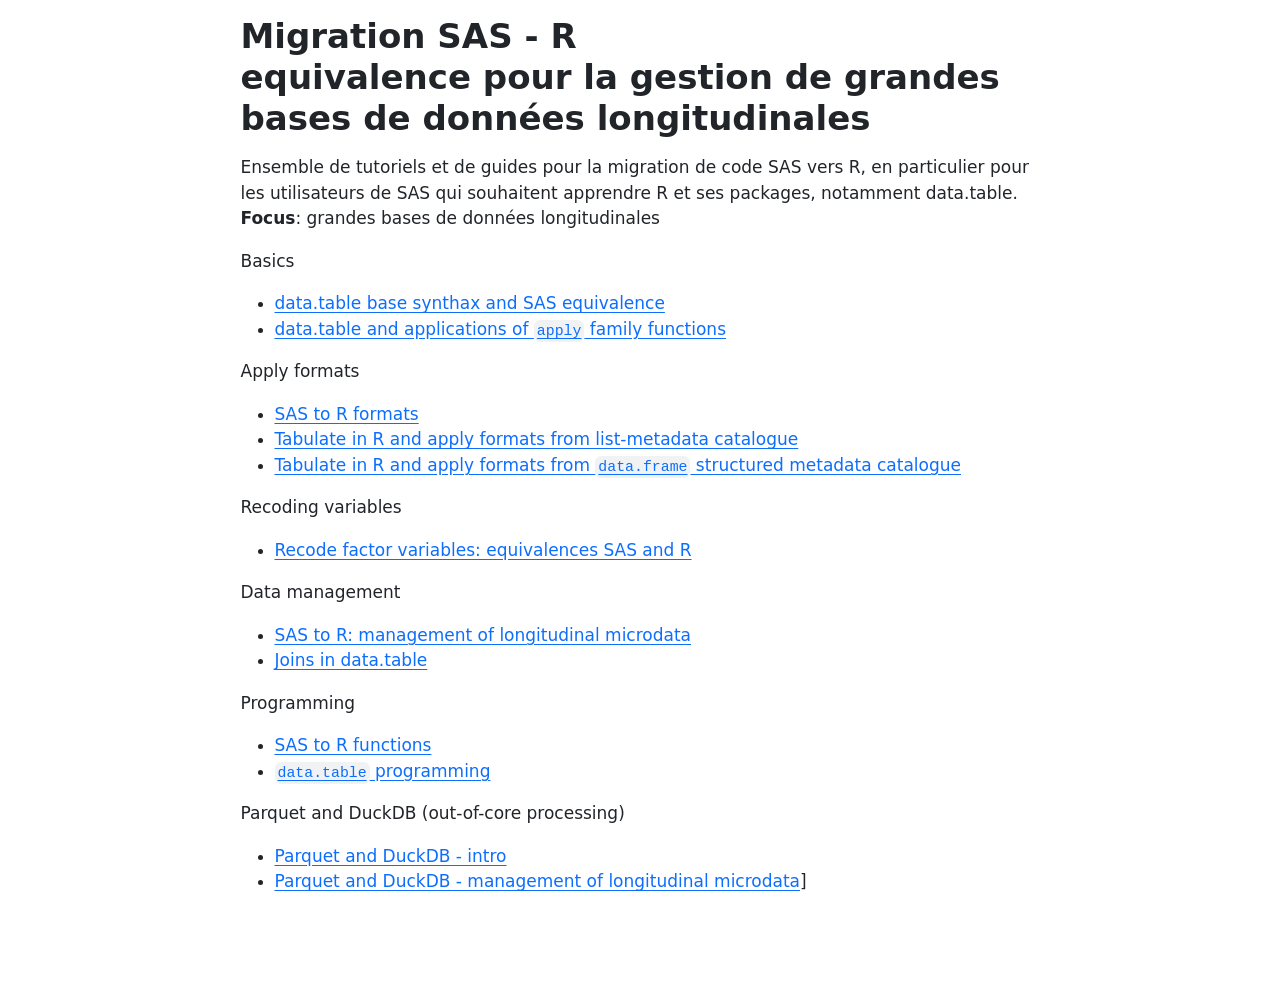
<file: docs/index.html>
<!DOCTYPE html>
<html xmlns="http://www.w3.org/1999/xhtml" lang="en" xml:lang="en"><head>

<meta charset="utf-8">
<meta name="generator" content="quarto-1.10.20">

<meta name="viewport" content="width=device-width, initial-scale=1.0, user-scalable=yes">


<title>Migration SAS - R   equivalence pour la gestion de grandes bases de données longitudinales</title>
<style>
/* Default styles provided by pandoc.
** See https://pandoc.org/MANUAL.html#variables-for-html for config info.
*/
span.smallcaps{font-variant: small-caps;}
div.columns{display: flex; gap: 1.5em;}
div.column{flex: auto;}
@media screen {
div.columns{gap: min(4vw, 1.5em);}
div.column{overflow-x: auto;}
}
div.hanging-indent{margin-left: 1.5em; text-indent: -1.5em;}
ul.task-list{list-style: none;}
ul.task-list li input[type="checkbox"] {
  width: 0.8em;
  margin: 0 0.8em 0.2em -1em; /* quarto-specific, see https://github.com/quarto-dev/quarto-cli/issues/4556 */ 
  vertical-align: middle;
}
</style>


<script src="index_files/libs/clipboard/clipboard.min.js"></script>
<script src="index_files/libs/quarto-html/quarto.js" type="module"></script>
<script src="index_files/libs/quarto-html/tabsets/tabsets.js" type="module"></script>
<script src="index_files/libs/quarto-html/popper.min.js"></script>
<script src="index_files/libs/quarto-html/tippy.umd.min.js"></script>
<script src="index_files/libs/quarto-html/anchor.min.js"></script>
<link href="index_files/libs/quarto-html/tippy.css" rel="stylesheet">
<link href="index_files/libs/quarto-html/quarto-syntax-highlighting-17888a1159294d3eb470f19f6f52f5a5.css" rel="stylesheet" id="quarto-text-highlighting-styles">
<script src="index_files/libs/bootstrap/bootstrap.min.js"></script>
<link href="index_files/libs/bootstrap/bootstrap-icons.css" rel="stylesheet">
<link href="index_files/libs/bootstrap/bootstrap-fbc62386e12af94b63db1a7c70f63dba.min.css" rel="stylesheet" append-hash="true" id="quarto-bootstrap" data-mode="light">


</head>

<body class="fullcontent quarto-light">

<div id="quarto-content" class="page-columns page-rows-contents page-layout-article">

<main class="content" id="quarto-document-content">

<header id="title-block-header" class="quarto-title-block default">
<div class="quarto-title">
<h1 class="title">Migration SAS - R <br> equivalence pour la gestion de grandes bases de données longitudinales</h1>
</div>



<div class="quarto-title-meta">

    
  
    
  </div>
  


</header>


<p>Ensemble de tutoriels et de guides pour la migration de code SAS vers R, en particulier pour les utilisateurs de SAS qui souhaitent apprendre R et ses packages, notamment data.table.<br>
<strong>Focus</strong>: grandes bases de données longitudinales</p>
<p>Basics</p>
<ul>
<li><a href="sas_to_datatable_migration_exe.html">data.table base synthax and SAS equivalence</a></li>
<li><a href="data_table_understand_lapply.html">data.table and applications of <code>apply</code> family functions</a></li>
</ul>
<p>Apply formats</p>
<ul>
<li><a href="sas_r_formats.html">SAS to R formats</a></li>
<li><a href="data_table_tab_with_metadata_from_list.html">Tabulate in R and apply formats from list-metadata catalogue</a></li>
<li><a href="data_table_tab_with_metadata_dform.html">Tabulate in R and apply formats from <code>data.frame</code> structured metadata catalogue</a></li>
</ul>
<p>Recoding variables</p>
<ul>
<li><a href="sas_r_factor_recode.html">Recode factor variables: equivalences SAS and R</a></li>
</ul>
<p>Data management</p>
<ul>
<li><a href="sas_to_r_longitudinal_microdata_exe_v3.html">SAS to R: management of longitudinal microdata</a></li>
<li><a href="data_table_joins_longitudinal.html">Joins in data.table</a></li>
</ul>
<p>Programming</p>
<ul>
<li><a href="sas_macro_programming_to_r_equivalence_exe.html">SAS to R functions</a></li>
<li><a href="tutoriel_programmation_data_table.html"><code>data.table</code> programming</a></li>
</ul>
<p>Parquet and DuckDB (out-of-core processing)</p>
<ul>
<li><a href="sas_to_duckdb_arrow_tutorial.html">Parquet and DuckDB - intro</a></li>
<li><a href="sas_to_r_longitudinal_microdata_duckdb_arrow.html">Parquet and DuckDB - management of longitudinal microdata</a>]</li>
</ul>

</main>
<!-- /main column -->
<script id="quarto-html-after-body" type="application/javascript">
  window.document.addEventListener("DOMContentLoaded", function (event) {
    const icon = "";
    const anchorJS = new window.AnchorJS();
    anchorJS.options = {
      placement: 'right',
      icon: icon
    };
    anchorJS.add('.anchored');
    const isCodeAnnotation = (el) => {
      for (const clz of el.classList) {
        if (clz.startsWith('code-annotation-')) {                     
          return true;
        }
      }
      return false;
    }
    const onCopySuccess = function(e) {
      // button target
      const button = e.trigger;
      // don't keep focus
      button.blur();
      // flash "checked"
      button.classList.add('code-copy-button-checked');
      var currentTitle = button.getAttribute("title");
      button.setAttribute("title", "Copied!");
      let tooltip;
      if (window.bootstrap) {
        button.setAttribute("data-bs-toggle", "tooltip");
        button.setAttribute("data-bs-placement", "left");
        button.setAttribute("data-bs-title", "Copied!");
        tooltip = new bootstrap.Tooltip(button, 
          { trigger: "manual", 
            customClass: "code-copy-button-tooltip",
            offset: [0, -8]});
        tooltip.show();    
      }
      setTimeout(function() {
        if (tooltip) {
          tooltip.hide();
          button.removeAttribute("data-bs-title");
          button.removeAttribute("data-bs-toggle");
          button.removeAttribute("data-bs-placement");
        }
        button.setAttribute("title", currentTitle);
        button.classList.remove('code-copy-button-checked');
      }, 1000);
      // clear code selection
      e.clearSelection();
    }
    const getTextToCopy = function(trigger) {
      const outerScaffold = trigger.parentElement.cloneNode(true);
      const codeEl = outerScaffold.querySelector('code');
      for (const childEl of codeEl.children) {
        if (isCodeAnnotation(childEl)) {
          childEl.remove();
        }
      }
      return codeEl.innerText;
    }
    const clipboard = new window.ClipboardJS('.code-copy-button:not([data-in-quarto-modal])', {
      text: getTextToCopy
    });
    clipboard.on('success', onCopySuccess);
    if (window.document.getElementById('quarto-embedded-source-code-modal')) {
      const clipboardModal = new window.ClipboardJS('.code-copy-button[data-in-quarto-modal]', {
        text: getTextToCopy,
        container: window.document.getElementById('quarto-embedded-source-code-modal')
      });
      clipboardModal.on('success', onCopySuccess);
    }
      var localhostRegex = new RegExp(/^(?:http|https):\/\/localhost\:?[0-9]*\//);
      var mailtoRegex = new RegExp(/^mailto:/);
        var filterRegex = new RegExp('/' + window.location.host + '/');
      var isInternal = (href) => {
          return filterRegex.test(href) || localhostRegex.test(href) || mailtoRegex.test(href);
      }
      // Inspect non-navigation links and adorn them if external
     var links = window.document.querySelectorAll('a[href]:not(.nav-link):not(.navbar-brand):not(.toc-action):not(.sidebar-link):not(.sidebar-item-toggle):not(.pagination-link):not(.no-external):not([aria-hidden]):not(.dropdown-item):not(.quarto-navigation-tool):not(.about-link)');
      for (var i=0; i<links.length; i++) {
        const link = links[i];
        if (!isInternal(link.href)) {
          // undo the damage that might have been done by quarto-nav.js in the case of
          // links that we want to consider external
          if (link.dataset.originalHref !== undefined) {
            link.href = link.dataset.originalHref;
          }
        }
      }
    function tippyHover(el, contentFn, onTriggerFn, onUntriggerFn) {
      const config = {
        allowHTML: true,
        maxWidth: 500,
        delay: 100,
        arrow: false,
        appendTo: function(el) {
            return el.parentElement;
        },
        interactive: true,
        interactiveBorder: 10,
        theme: 'quarto',
        placement: 'bottom-start',
      };
      if (contentFn) {
        config.content = contentFn;
      }
      if (onTriggerFn) {
        config.onTrigger = onTriggerFn;
      }
      if (onUntriggerFn) {
        config.onUntrigger = onUntriggerFn;
      }
      window.tippy(el, config); 
    }
    const noterefs = window.document.querySelectorAll('a[role="doc-noteref"]');
    for (var i=0; i<noterefs.length; i++) {
      const ref = noterefs[i];
      tippyHover(ref, function() {
        // use id or data attribute instead here
        let href = ref.getAttribute('data-footnote-href') || ref.getAttribute('href');
        try { href = new URL(href).hash; } catch {}
        const id = href.replace(/^#\/?/, "");
        const note = window.document.getElementById(id);
        if (note) {
          return note.innerHTML;
        } else {
          return "";
        }
      });
    }
    const xrefs = window.document.querySelectorAll('a.quarto-xref');
    const processXRef = (id, note) => {
      // Strip column container classes
      const stripColumnClz = (el) => {
        el.classList.remove("page-full", "page-columns");
        if (el.children) {
          for (const child of el.children) {
            stripColumnClz(child);
          }
        }
      }
      stripColumnClz(note)
      if (id === null || id.startsWith('sec-')) {
        // Special case sections, only their first couple elements
        const container = document.createElement("div");
        if (note.children && note.children.length > 2) {
          container.appendChild(note.children[0].cloneNode(true));
          for (let i = 1; i < note.children.length; i++) {
            const child = note.children[i];
            if (child.tagName === "P" && child.innerText === "") {
              continue;
            } else {
              container.appendChild(child.cloneNode(true));
              break;
            }
          }
          if (window.Quarto?.typesetMath) {
            window.Quarto.typesetMath(container);
          }
          return container.innerHTML
        } else {
          if (window.Quarto?.typesetMath) {
            window.Quarto.typesetMath(note);
          }
          return note.innerHTML;
        }
      } else {
        // Remove any anchor links if they are present
        const anchorLink = note.querySelector('a.anchorjs-link');
        if (anchorLink) {
          anchorLink.remove();
        }
        if (window.Quarto?.typesetMath) {
          window.Quarto.typesetMath(note);
        }
        if (note.classList.contains("callout")) {
          return note.outerHTML;
        } else {
          return note.innerHTML;
        }
      }
    }
    for (var i=0; i<xrefs.length; i++) {
      const xref = xrefs[i];
      tippyHover(xref, undefined, function(instance) {
        instance.disable();
        let url = xref.getAttribute('href');
        let hash = undefined; 
        if (url.startsWith('#')) {
          hash = url;
        } else {
          try { hash = new URL(url).hash; } catch {}
        }
        if (hash) {
          const id = hash.replace(/^#\/?/, "");
          const note = window.document.getElementById(id);
          if (note !== null) {
            try {
              const html = processXRef(id, note.cloneNode(true));
              instance.setContent(html);
            } finally {
              instance.enable();
              instance.show();
            }
          } else {
            // See if we can fetch this
            fetch(url.split('#')[0])
            .then(res => res.text())
            .then(html => {
              const parser = new DOMParser();
              const htmlDoc = parser.parseFromString(html, "text/html");
              const note = htmlDoc.getElementById(id);
              if (note !== null) {
                const html = processXRef(id, note);
                instance.setContent(html);
              } 
            }).finally(() => {
              instance.enable();
              instance.show();
            });
          }
        } else {
          // See if we can fetch a full url (with no hash to target)
          // This is a special case and we should probably do some content thinning / targeting
          fetch(url)
          .then(res => res.text())
          .then(html => {
            const parser = new DOMParser();
            const htmlDoc = parser.parseFromString(html, "text/html");
            const note = htmlDoc.querySelector('main.content');
            if (note !== null) {
              // This should only happen for chapter cross references
              // (since there is no id in the URL)
              // remove the first header
              if (note.children.length > 0 && note.children[0].tagName === "HEADER") {
                note.children[0].remove();
              }
              const html = processXRef(null, note);
              instance.setContent(html);
            } 
          }).finally(() => {
            instance.enable();
            instance.show();
          });
        }
      }, function(instance) {
      });
    }
        let selectedAnnoteEl;
        const selectorForAnnotation = ( cell, annotation) => {
          let cellAttr = 'data-code-cell="' + cell + '"';
          let lineAttr = 'data-code-annotation="' +  annotation + '"';
          const selector = 'span[' + cellAttr + '][' + lineAttr + ']';
          return selector;
        }
        const selectCodeLines = (annoteEl) => {
          const doc = window.document;
          const targetCell = annoteEl.getAttribute("data-target-cell");
          const targetAnnotation = annoteEl.getAttribute("data-target-annotation");
          const annoteSpan = window.document.querySelector(selectorForAnnotation(targetCell, targetAnnotation));
          const lines = annoteSpan.getAttribute("data-code-lines").split(",");
          const lineIds = lines.map((line) => {
            return targetCell + "-" + line;
          })
          let top = null;
          let height = null;
          let parent = null;
          if (lineIds.length > 0) {
              //compute the position of the single el (top and bottom and make a div)
              const el = window.document.getElementById(lineIds[0]);
              top = el.offsetTop;
              height = el.offsetHeight;
              parent = el.parentElement.parentElement;
            if (lineIds.length > 1) {
              const lastEl = window.document.getElementById(lineIds[lineIds.length - 1]);
              const bottom = lastEl.offsetTop + lastEl.offsetHeight;
              height = bottom - top;
            }
            if (top !== null && height !== null && parent !== null) {
              // cook up a div (if necessary) and position it 
              let div = window.document.getElementById("code-annotation-line-highlight");
              if (div === null) {
                div = window.document.createElement("div");
                div.setAttribute("id", "code-annotation-line-highlight");
                div.style.position = 'absolute';
                parent.appendChild(div);
              }
              div.style.top = top - 2 + "px";
              div.style.height = height + 4 + "px";
              div.style.left = 0;
              let gutterDiv = window.document.getElementById("code-annotation-line-highlight-gutter");
              if (gutterDiv === null) {
                gutterDiv = window.document.createElement("div");
                gutterDiv.setAttribute("id", "code-annotation-line-highlight-gutter");
                gutterDiv.style.position = 'absolute';
                const codeCell = window.document.getElementById(targetCell);
                const gutter = codeCell.querySelector('.code-annotation-gutter');
                gutter.appendChild(gutterDiv);
              }
              gutterDiv.style.top = top - 2 + "px";
              gutterDiv.style.height = height + 4 + "px";
            }
            selectedAnnoteEl = annoteEl;
          }
        };
        const unselectCodeLines = () => {
          const elementsIds = ["code-annotation-line-highlight", "code-annotation-line-highlight-gutter"];
          elementsIds.forEach((elId) => {
            const div = window.document.getElementById(elId);
            if (div) {
              div.remove();
            }
          });
          selectedAnnoteEl = undefined;
        };
          // Handle positioning of the toggle
      window.addEventListener(
        "resize",
        throttle(() => {
          elRect = undefined;
          if (selectedAnnoteEl) {
            selectCodeLines(selectedAnnoteEl);
          }
        }, 10)
      );
      function throttle(fn, ms) {
      let throttle = false;
      let timer;
        return (...args) => {
          if(!throttle) { // first call gets through
              fn.apply(this, args);
              throttle = true;
          } else { // all the others get throttled
              if(timer) clearTimeout(timer); // cancel #2
              timer = setTimeout(() => {
                fn.apply(this, args);
                timer = throttle = false;
              }, ms);
          }
        };
      }
        // Attach click handler to the DT
        const annoteDls = window.document.querySelectorAll('dt[data-target-cell]');
        for (const annoteDlNode of annoteDls) {
          annoteDlNode.addEventListener('click', (event) => {
            const clickedEl = event.target;
            if (clickedEl !== selectedAnnoteEl) {
              unselectCodeLines();
              const activeEl = window.document.querySelector('dt[data-target-cell].code-annotation-active');
              if (activeEl) {
                activeEl.classList.remove('code-annotation-active');
              }
              selectCodeLines(clickedEl);
              clickedEl.classList.add('code-annotation-active');
            } else {
              // Unselect the line
              unselectCodeLines();
              clickedEl.classList.remove('code-annotation-active');
            }
          });
        }
    const findCites = (el) => {
      const parentEl = el.parentElement;
      if (parentEl) {
        const cites = parentEl.dataset.cites;
        if (cites) {
          return {
            el,
            cites: cites.split(' ')
          };
        } else {
          return findCites(el.parentElement)
        }
      } else {
        return undefined;
      }
    };
    var bibliorefs = window.document.querySelectorAll('a[role="doc-biblioref"]');
    for (var i=0; i<bibliorefs.length; i++) {
      const ref = bibliorefs[i];
      const citeInfo = findCites(ref);
      if (citeInfo) {
        tippyHover(citeInfo.el, function() {
          var popup = window.document.createElement('div');
          citeInfo.cites.forEach(function(cite) {
            var citeDiv = window.document.createElement('div');
            citeDiv.classList.add('hanging-indent');
            citeDiv.classList.add('csl-entry');
            var biblioDiv = window.document.getElementById('ref-' + cite);
            if (biblioDiv) {
              citeDiv.innerHTML = biblioDiv.innerHTML;
            }
            popup.appendChild(citeDiv);
          });
          return popup.innerHTML;
        });
      }
    }
  });
  </script>
</div> <!-- /content -->




</body></html>
</file>
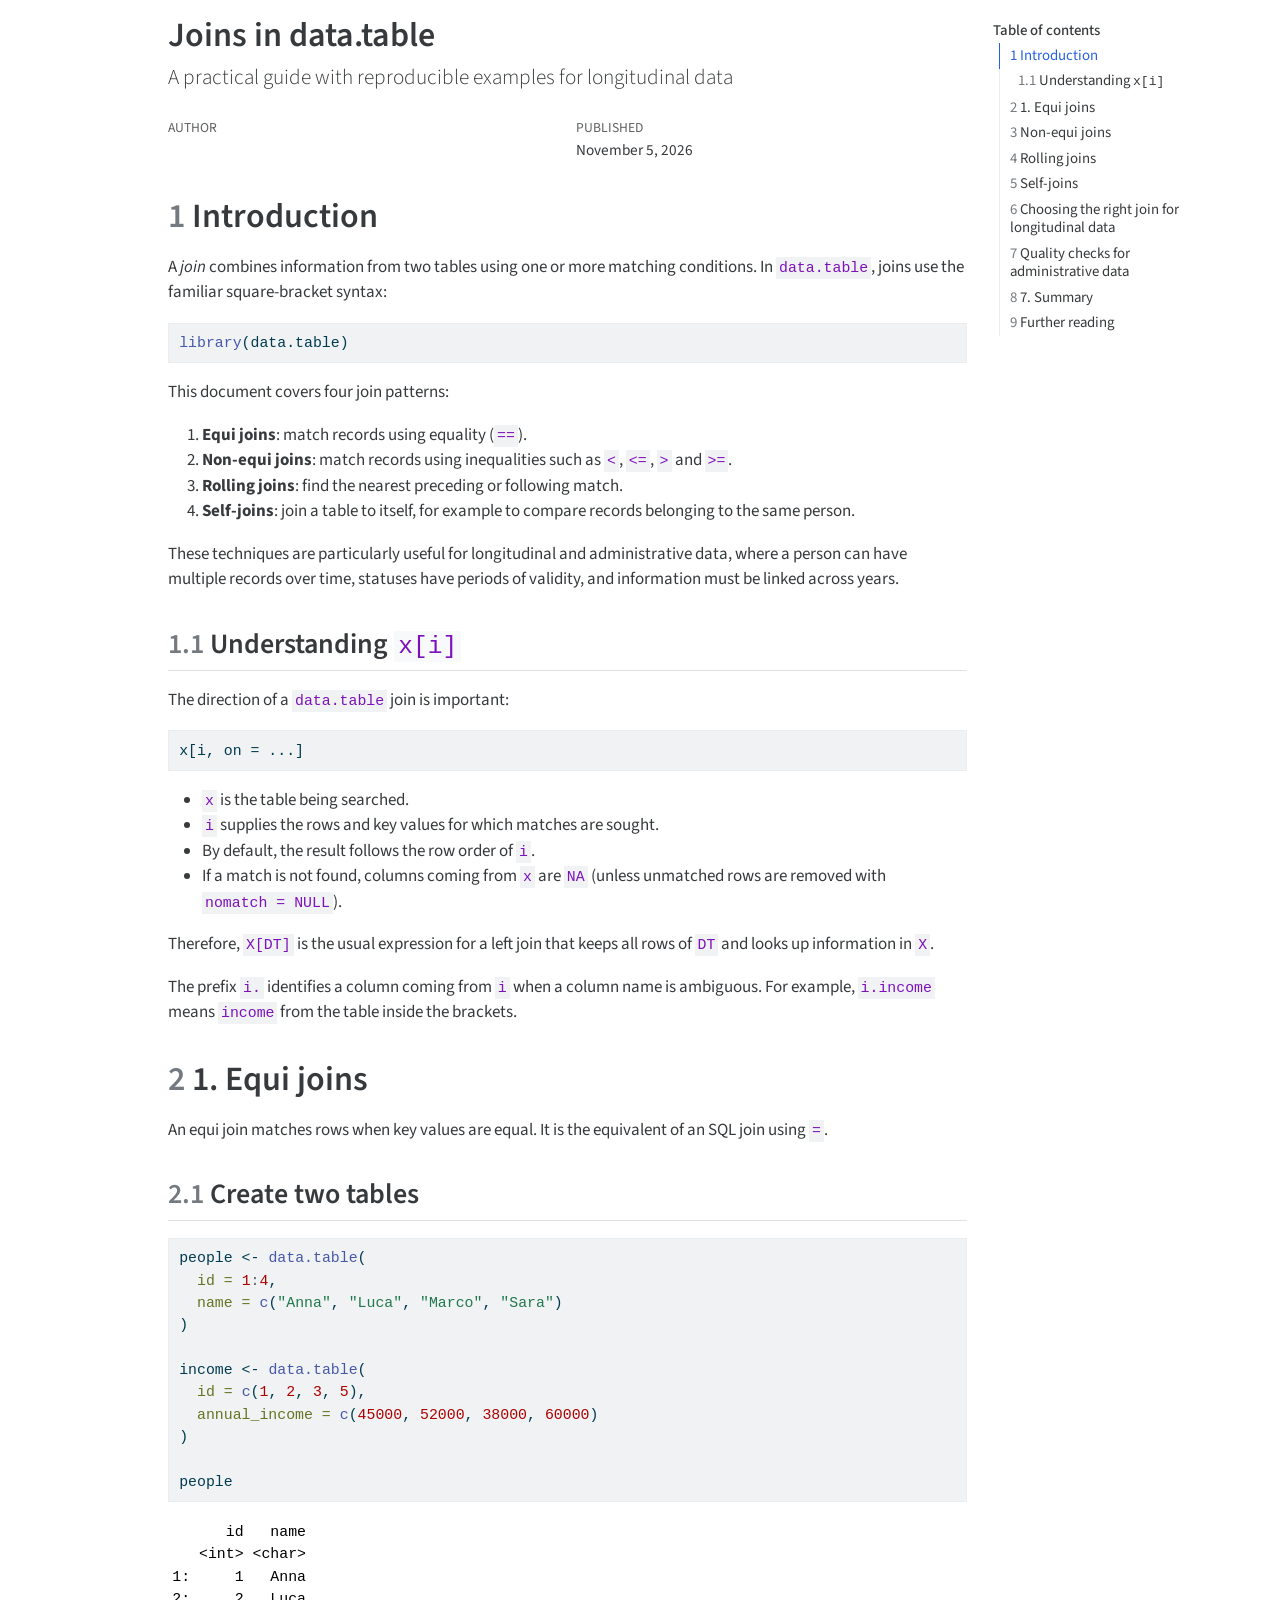
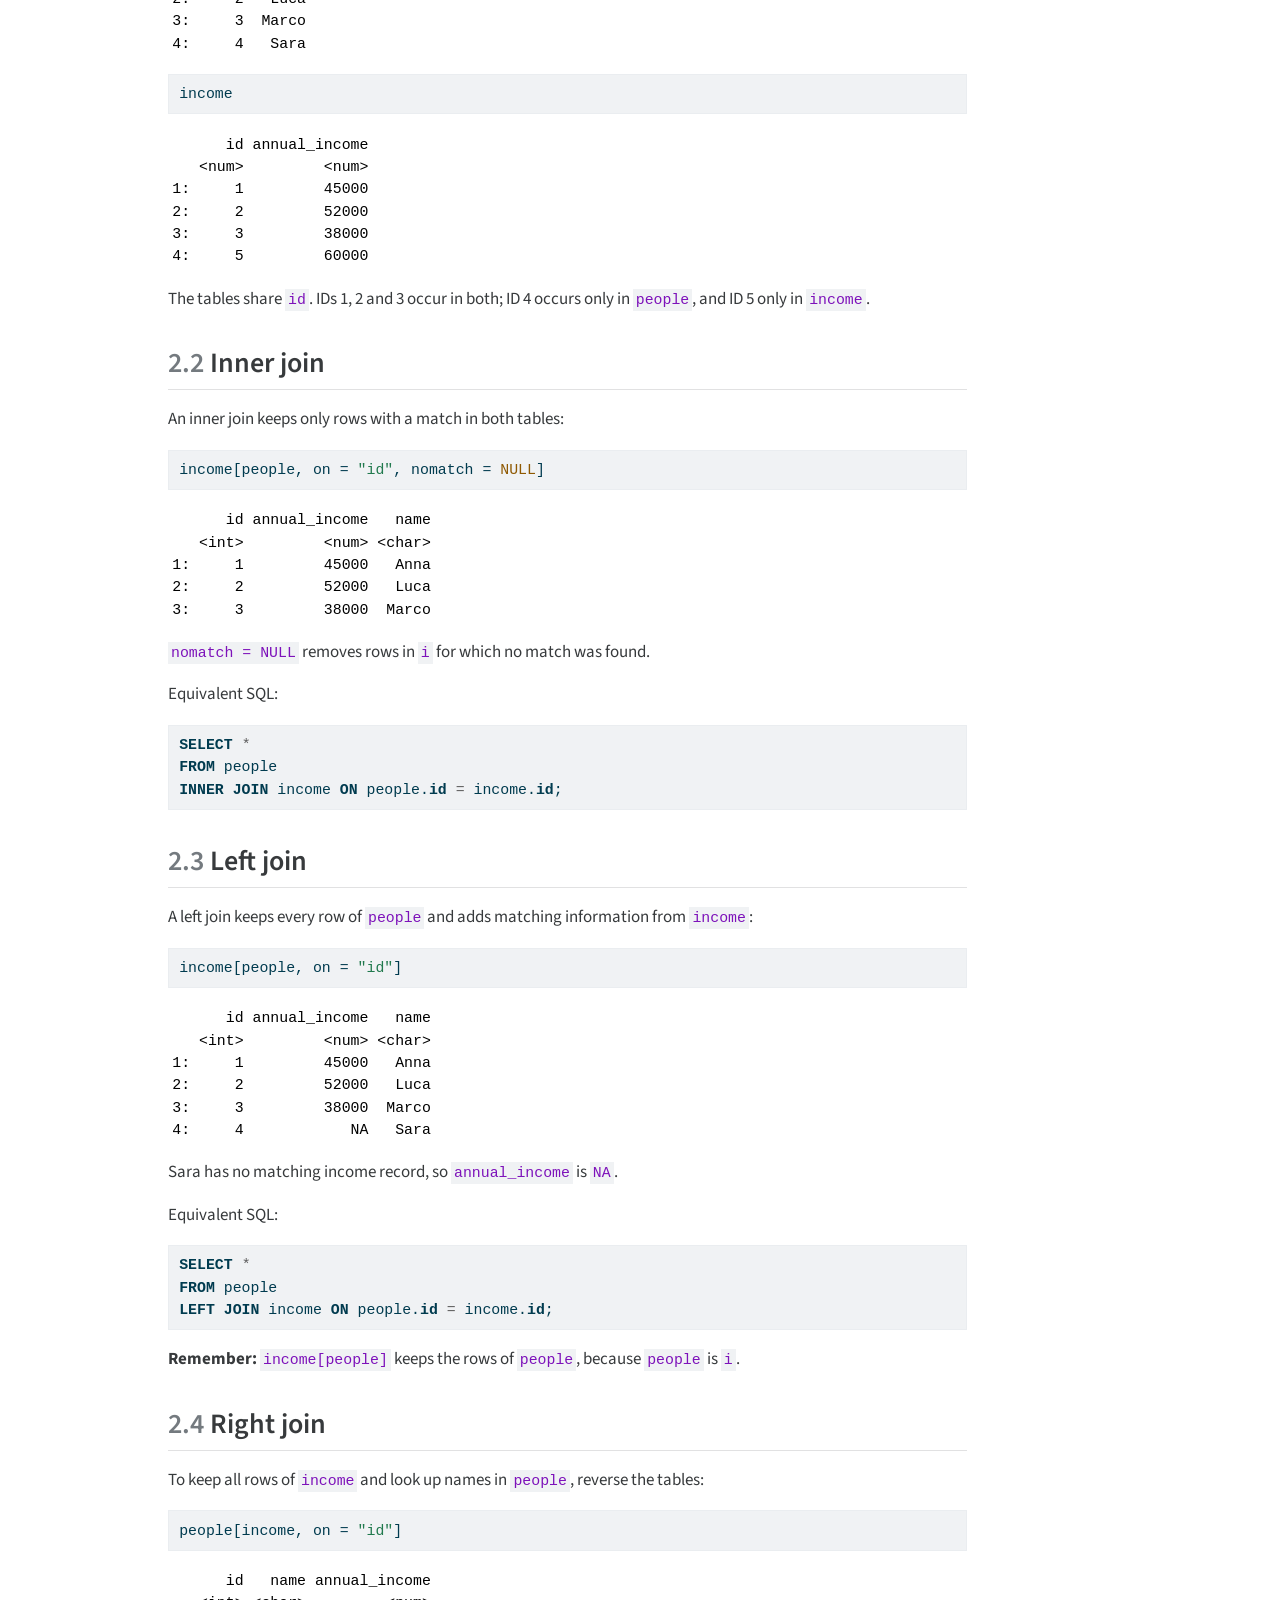
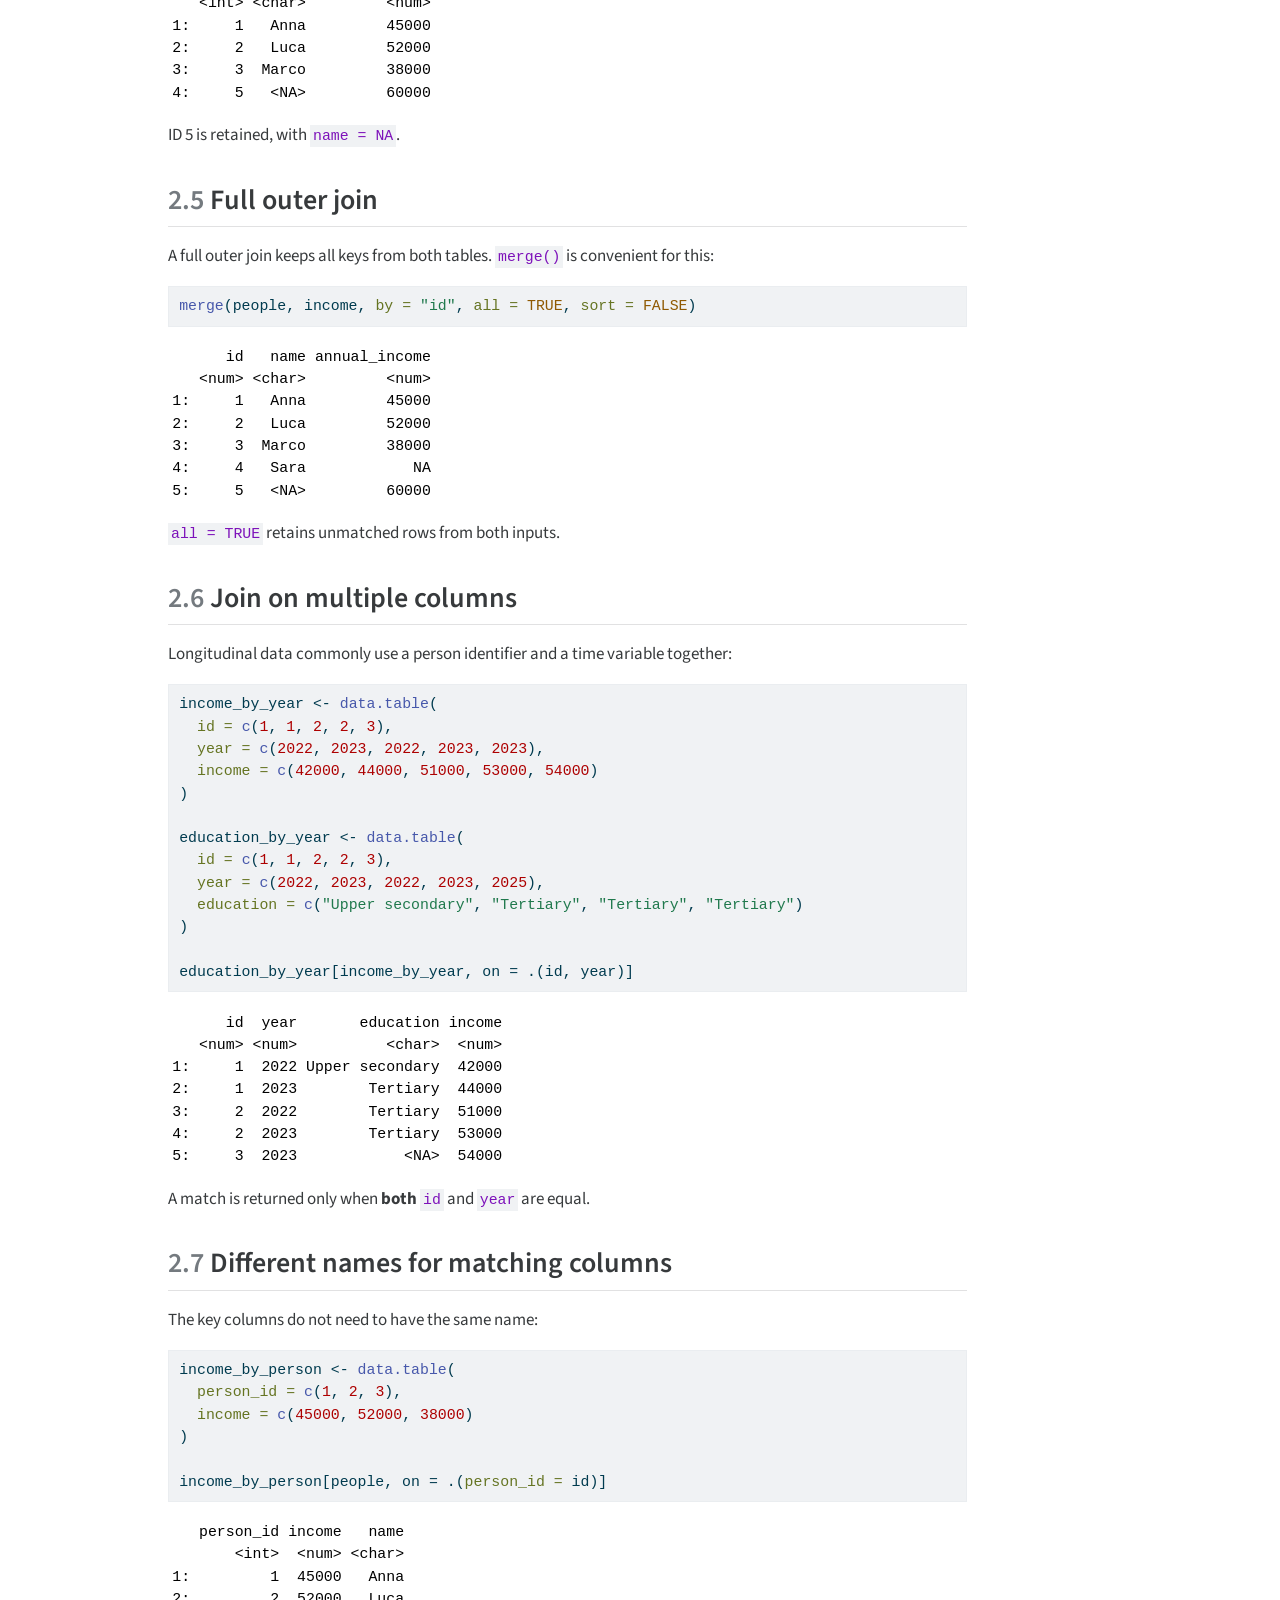
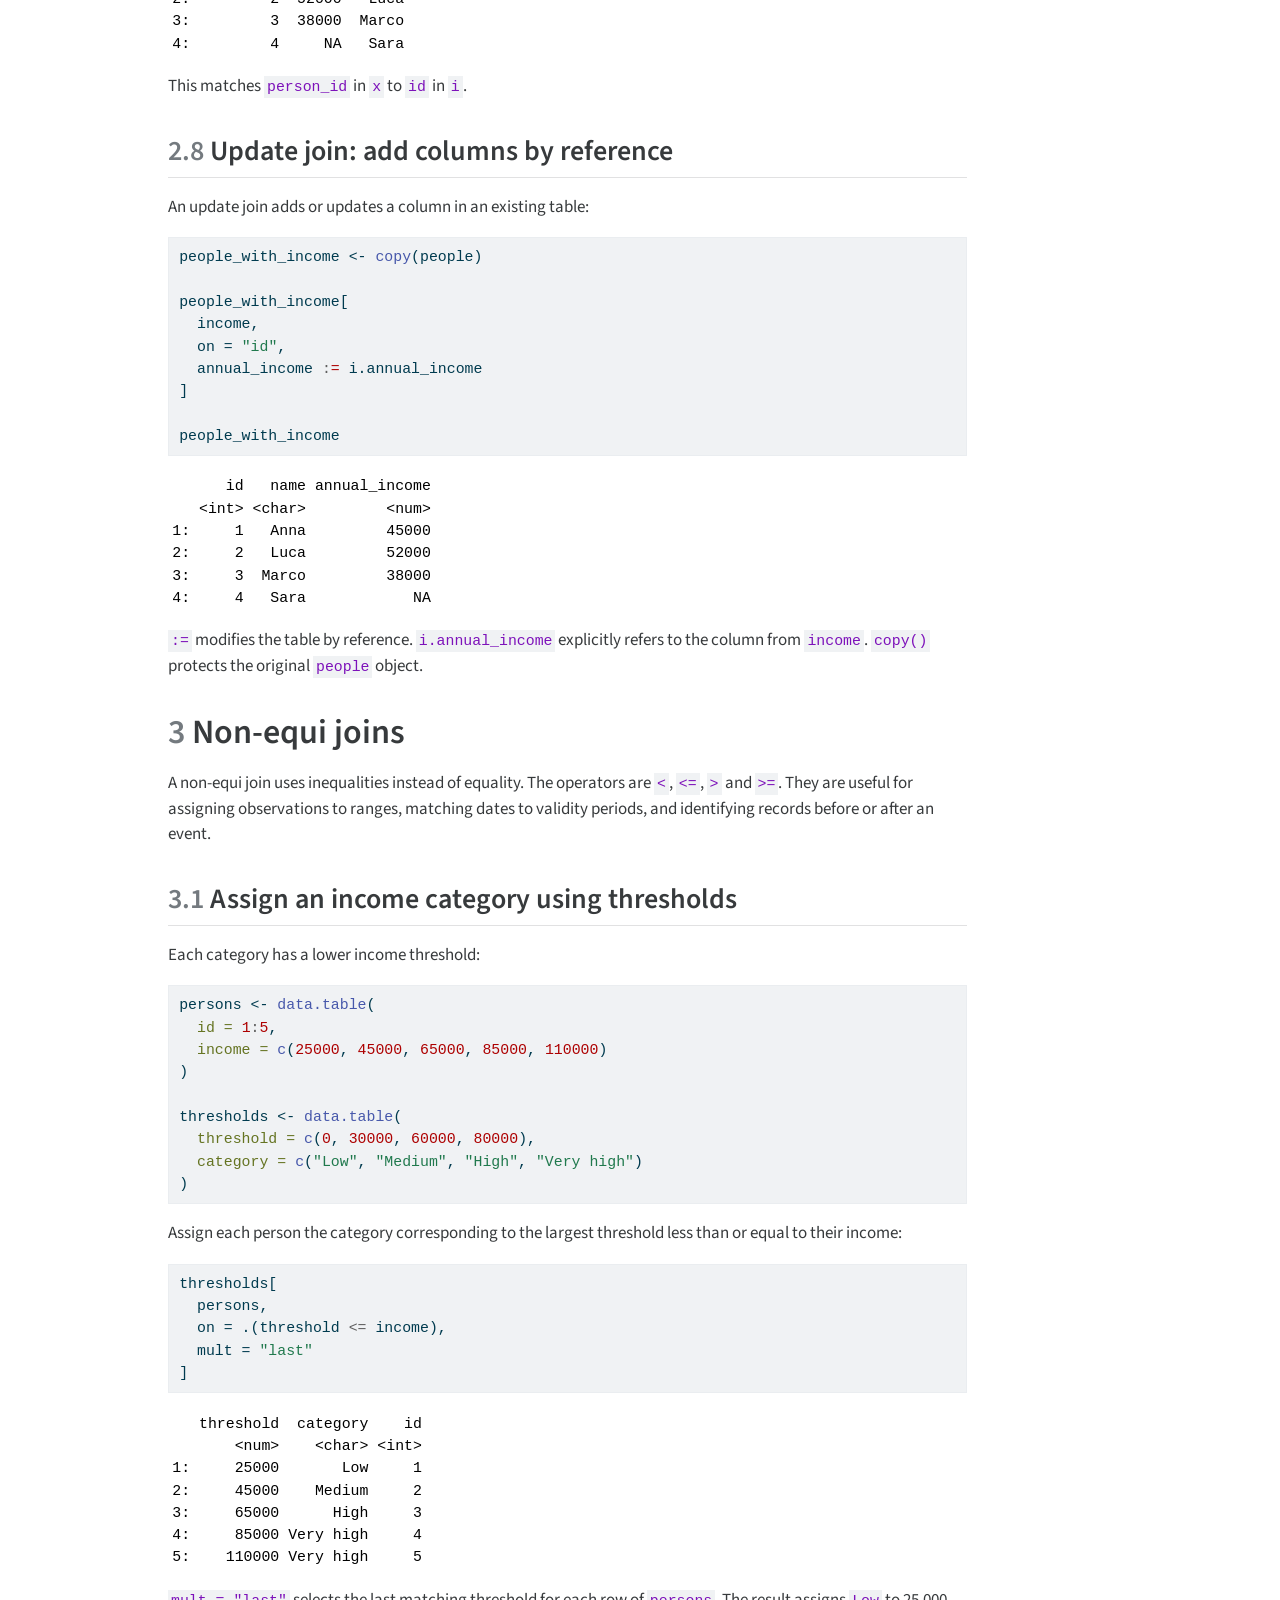
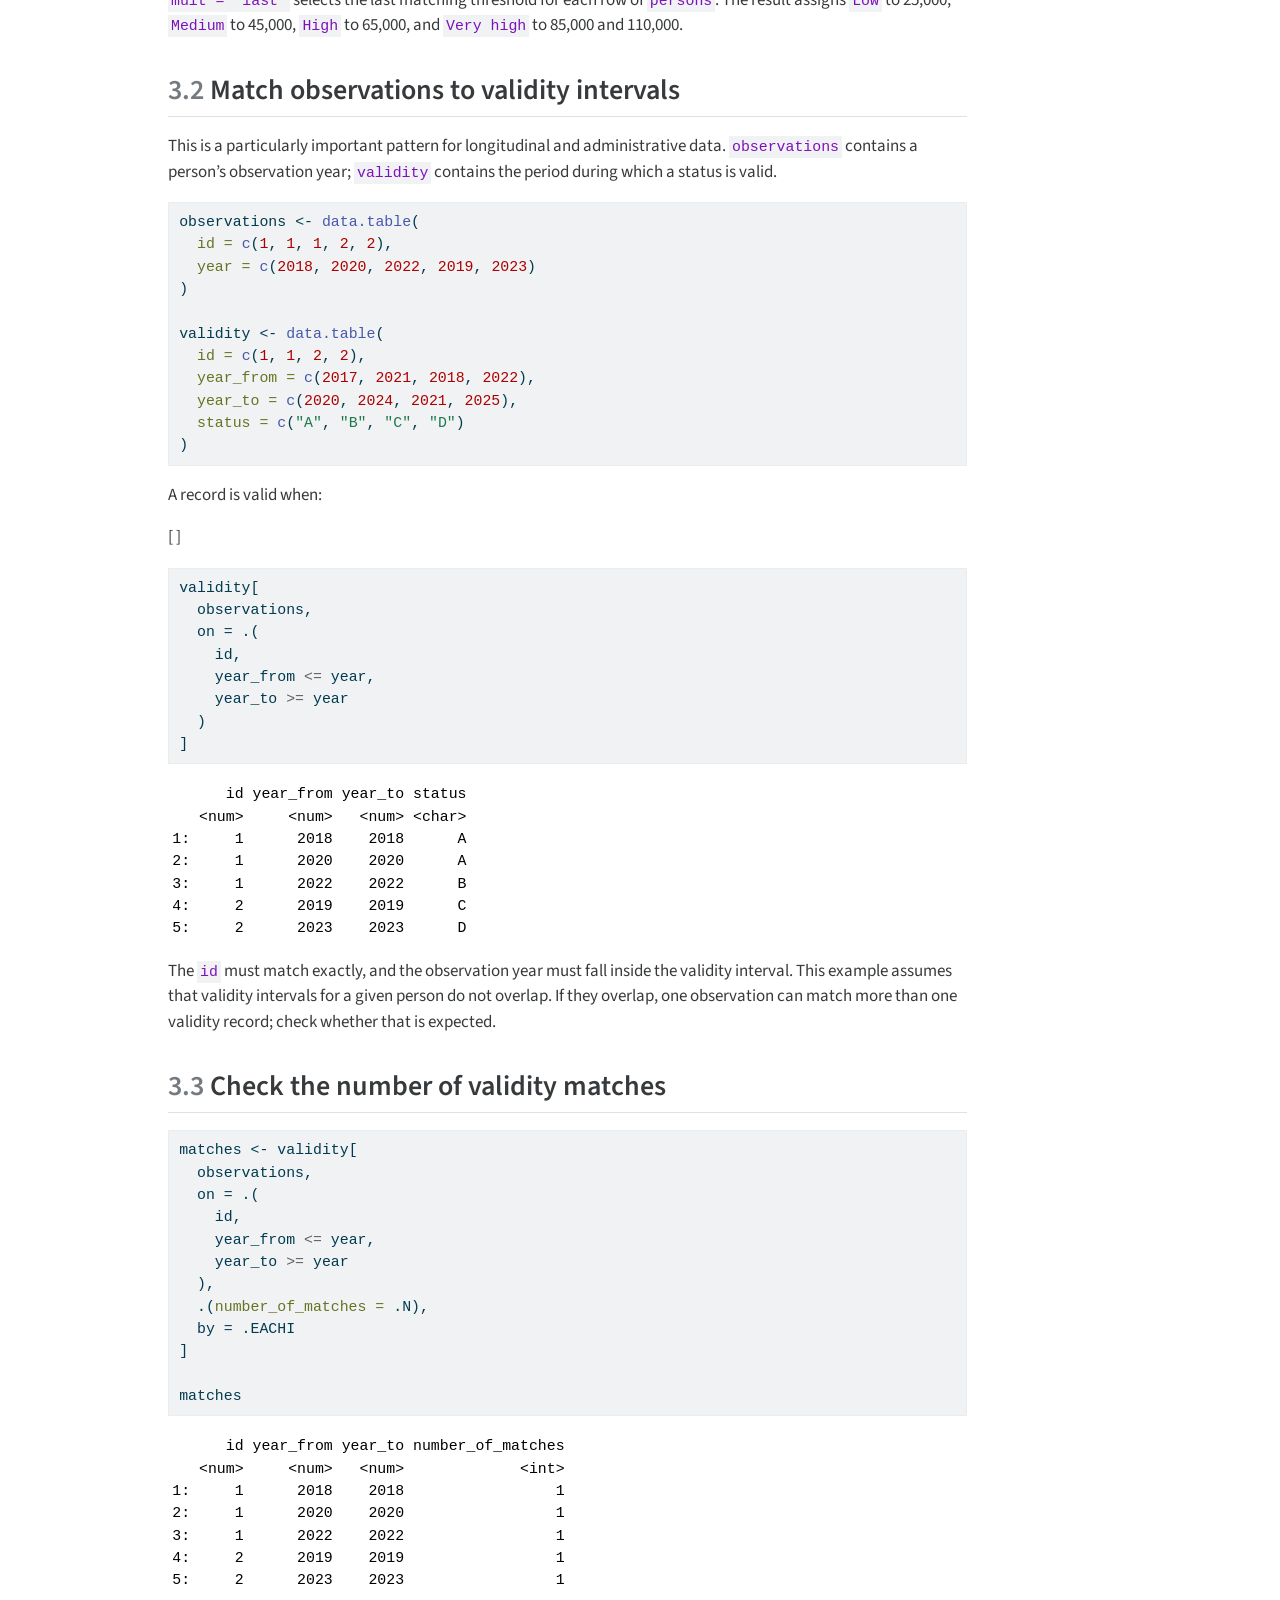
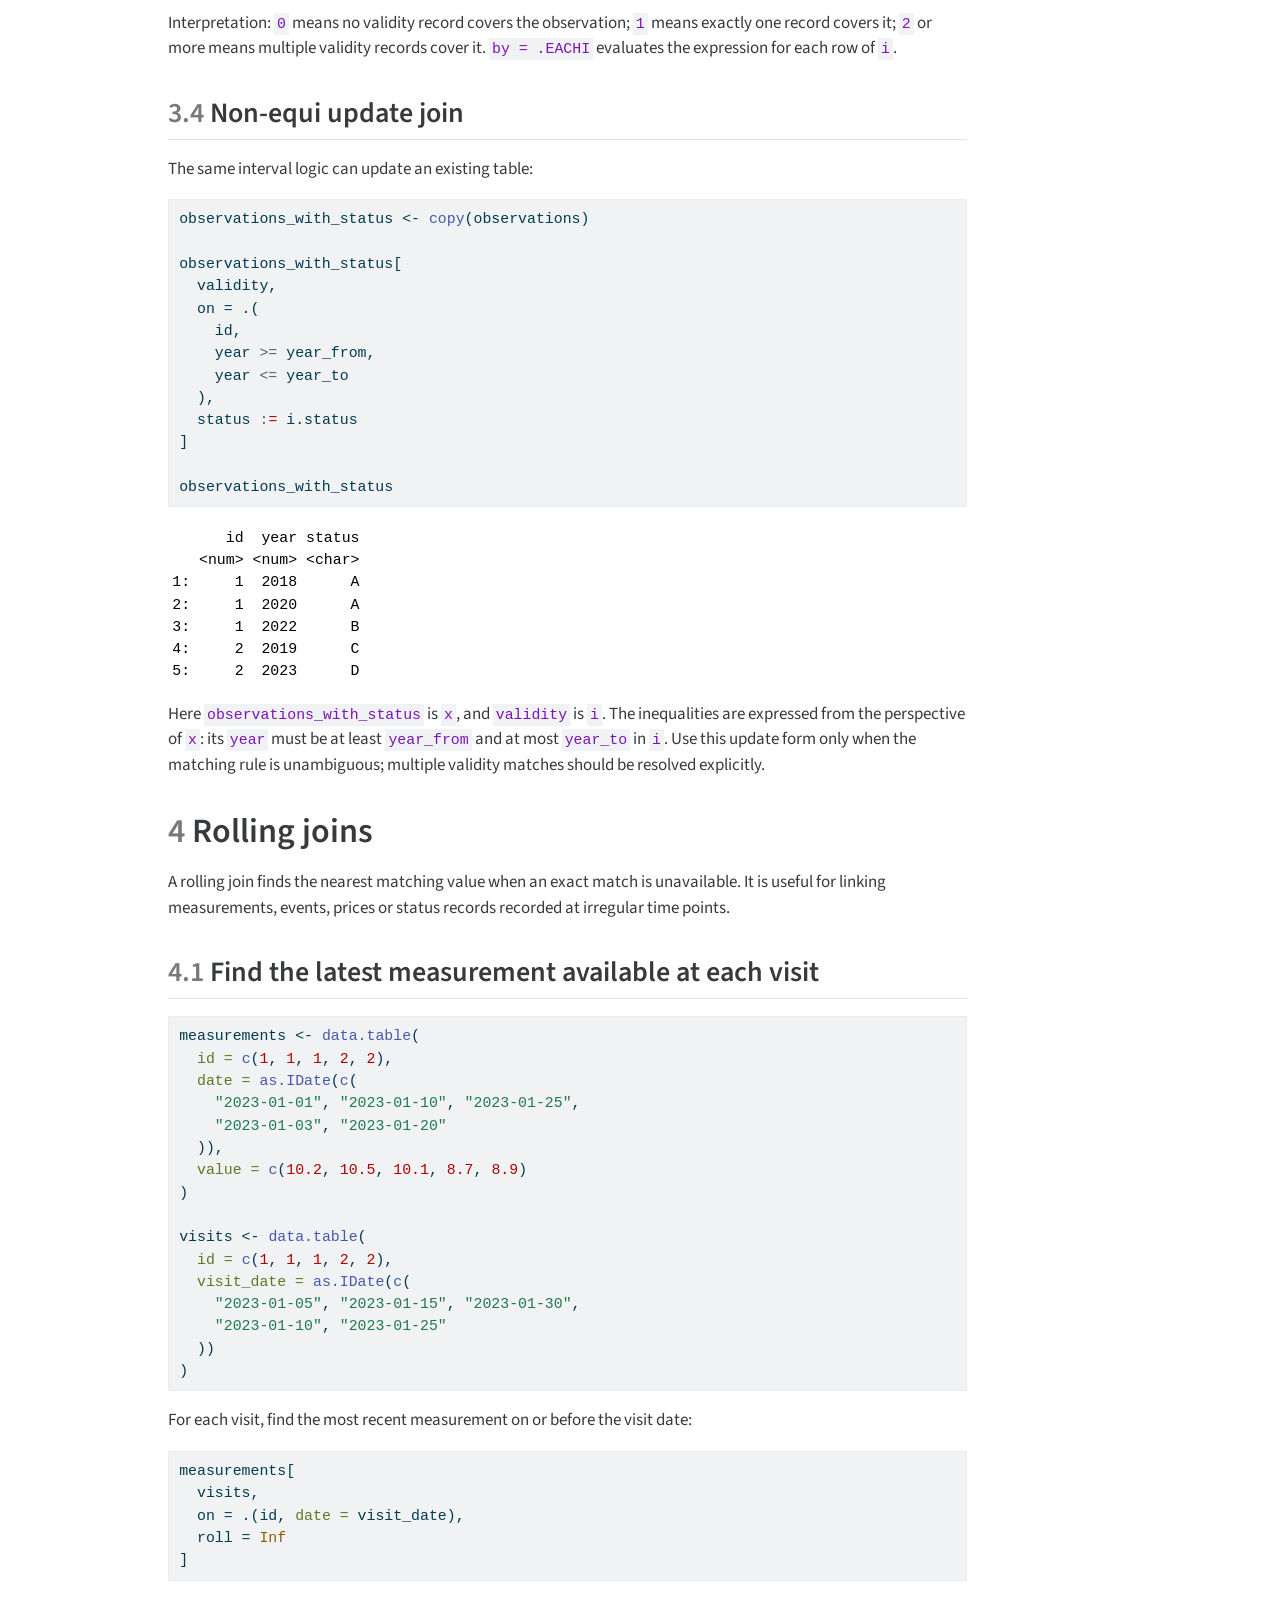
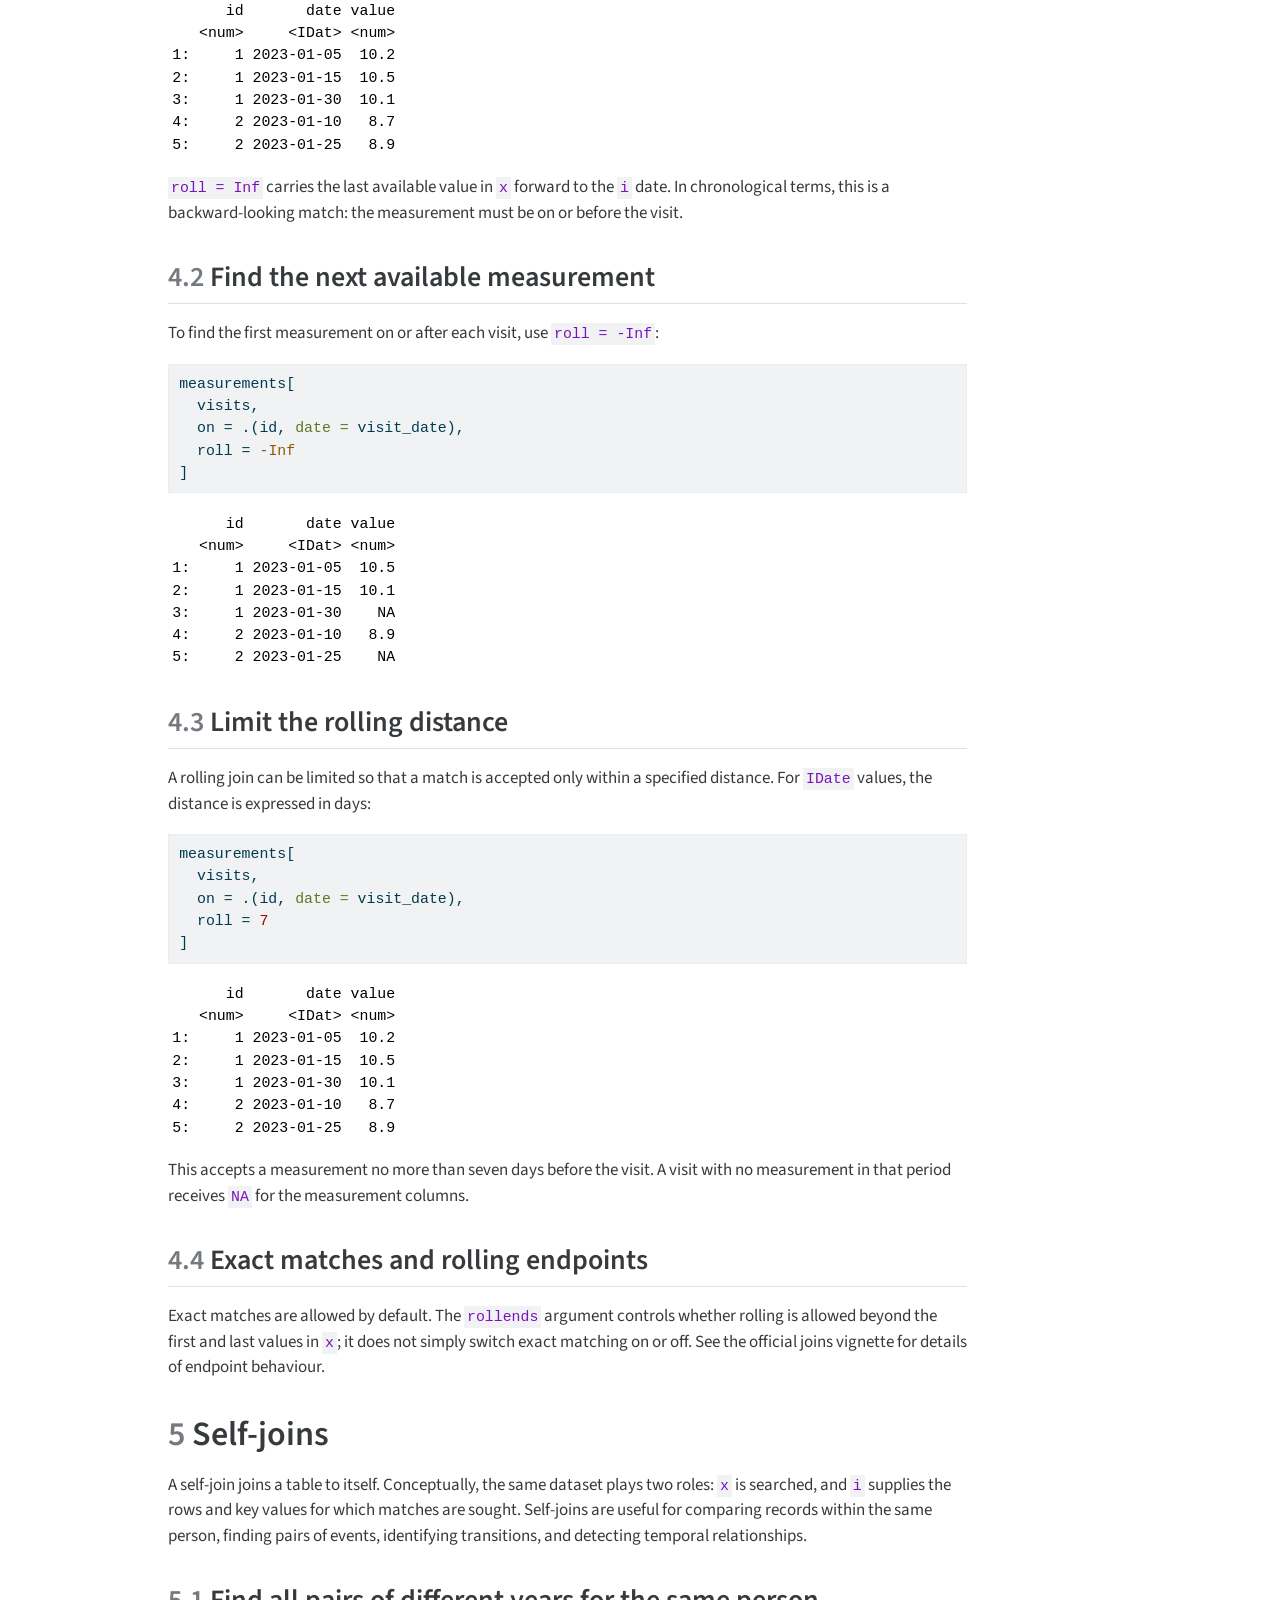
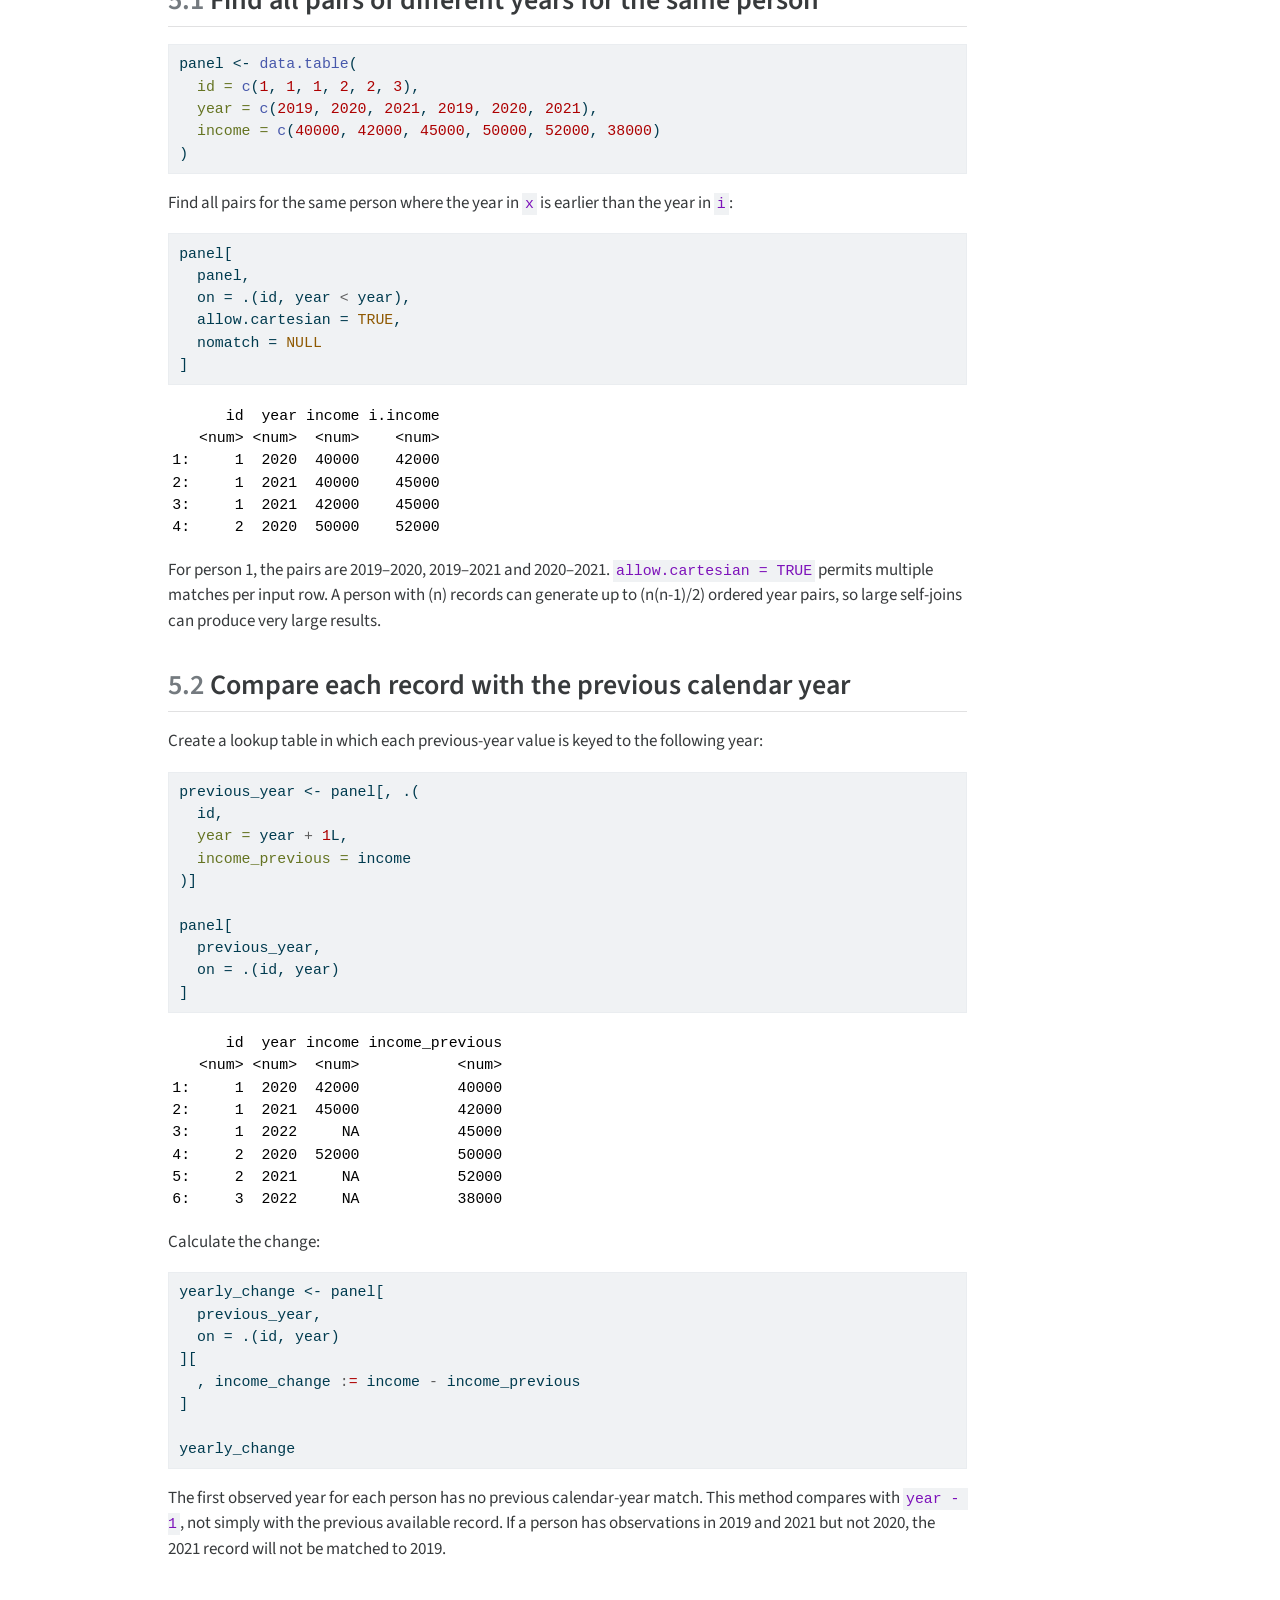
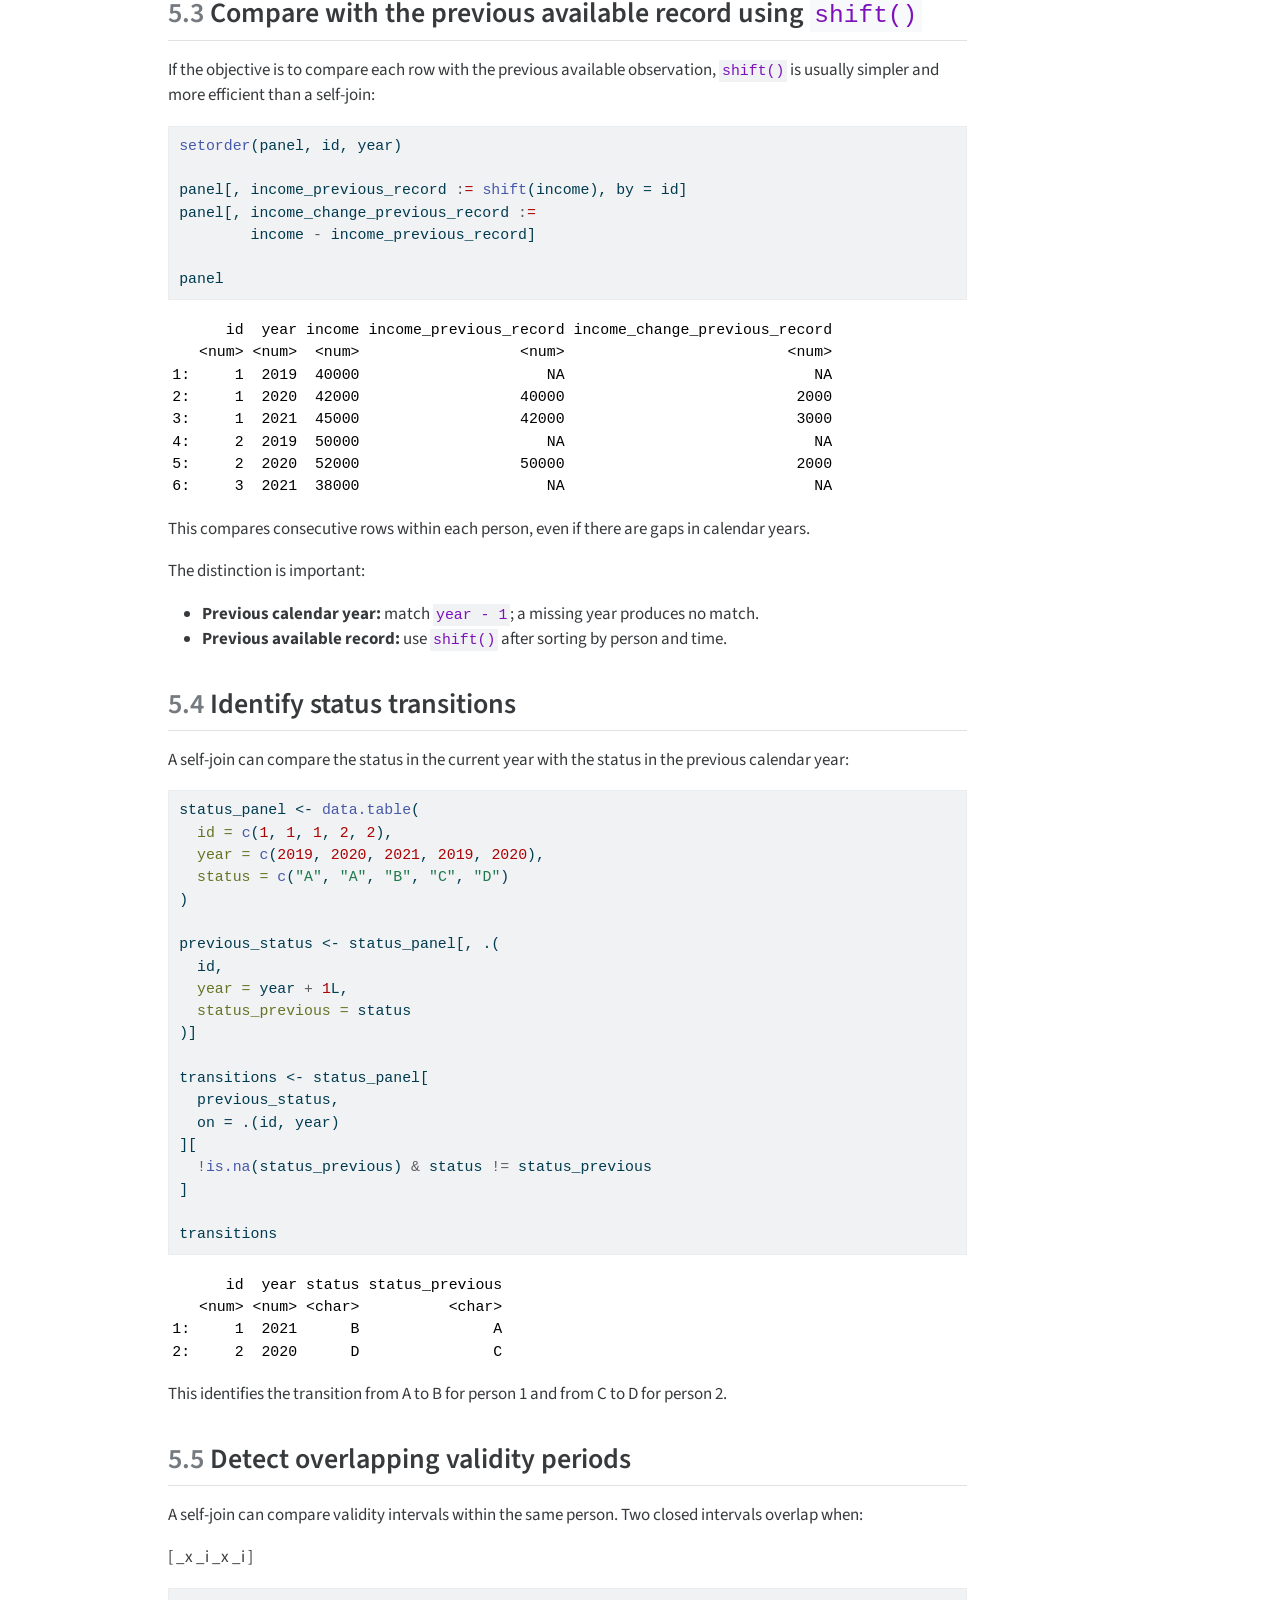
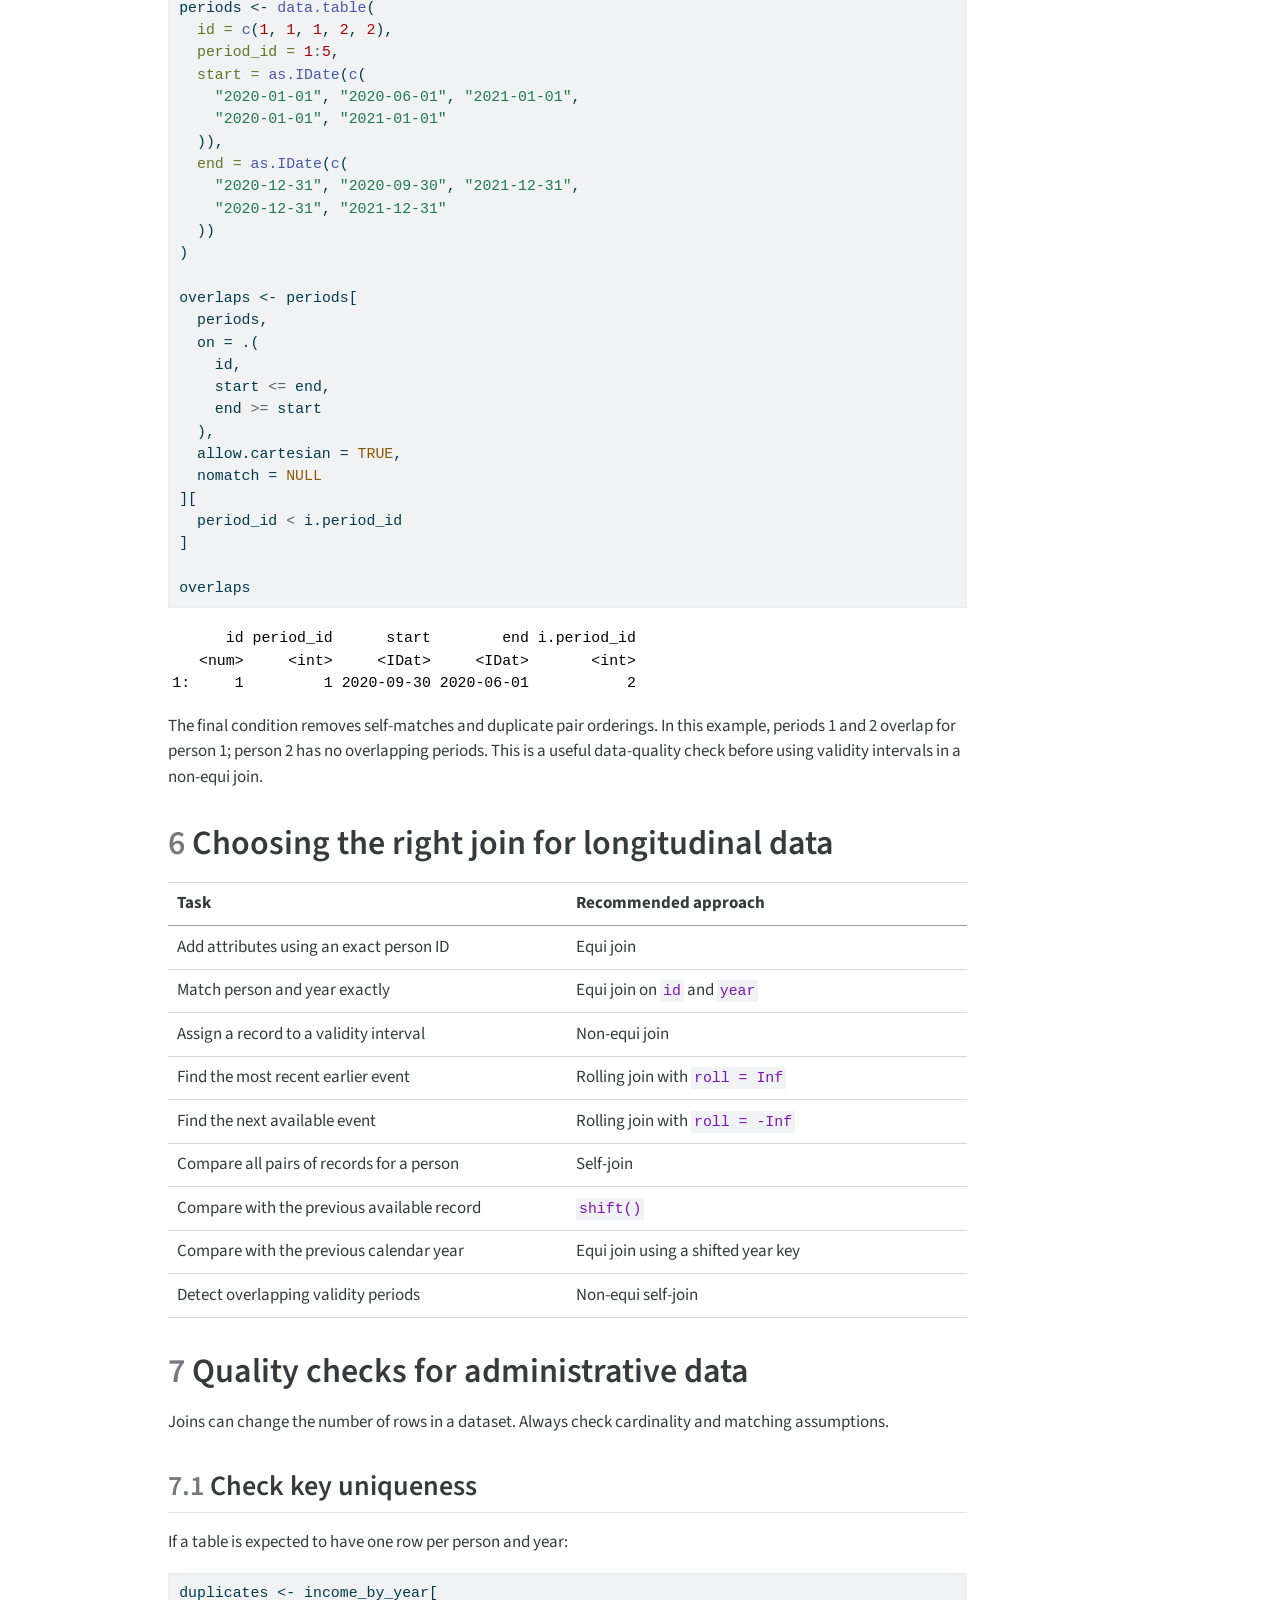
<file: docs/data_table_joins_longitudinal.html>
<!DOCTYPE html>
<html xmlns="http://www.w3.org/1999/xhtml" lang="en" xml:lang="en"><head>

<meta charset="utf-8">
<meta name="generator" content="quarto-1.10.20">

<meta name="viewport" content="width=device-width, initial-scale=1.0, user-scalable=yes">

<meta name="author" content="">
<meta name="dcterms.date" content="2026-11-05">

<title>Joins in data.table</title>
<style>
/* Default styles provided by pandoc.
** See https://pandoc.org/MANUAL.html#variables-for-html for config info.
*/
span.smallcaps{font-variant: small-caps;}
div.columns{display: flex; gap: 1.5em;}
div.column{flex: auto;}
@media screen {
div.columns{gap: min(4vw, 1.5em);}
div.column{overflow-x: auto;}
}
div.hanging-indent{margin-left: 1.5em; text-indent: -1.5em;}
ul.task-list{list-style: none;}
ul.task-list li input[type="checkbox"] {
  width: 0.8em;
  margin: 0 0.8em 0.2em -1em; /* quarto-specific, see https://github.com/quarto-dev/quarto-cli/issues/4556 */ 
  vertical-align: middle;
}
/* CSS for syntax highlighting */
html { -webkit-text-size-adjust: 100%; }
pre > code.sourceCode { white-space: pre; position: relative; }
pre > code.sourceCode > span { display: inline-block; line-height: 1.25; }
pre > code.sourceCode > span:empty { height: 1.2em; }
.sourceCode { overflow: visible; }
code.sourceCode > span { color: inherit; text-decoration: inherit; }
div.sourceCode { margin: 1em 0; }
pre.sourceCode { margin: 0; }
@media screen {
div.sourceCode { overflow: auto; }
}
@media print {
pre > code.sourceCode { white-space: pre-wrap; }
pre > code.sourceCode > span { text-indent: -5em; padding-left: 5em; }
}
pre.numberSource code
  { counter-reset: source-line 0; }
pre.numberSource code > span
  { position: relative; left: -4em; counter-increment: source-line; }
pre.numberSource code > span > a:first-child::before
  { content: counter(source-line);
    position: relative; left: -1em; text-align: right; vertical-align: baseline;
    border: none; display: inline-block;
    -webkit-touch-callout: none; -webkit-user-select: none;
    -khtml-user-select: none; -moz-user-select: none;
    -ms-user-select: none; user-select: none;
    padding: 0 4px; width: 4em;
  }
pre.numberSource { margin-left: 3em;  padding-left: 4px; }
div.sourceCode
  {   }
@media screen {
pre > code.sourceCode > span > a:first-child::before { text-decoration: underline; }
}
</style>


<script src="data_table_joins_longitudinal_files/libs/clipboard/clipboard.min.js"></script>
<script src="data_table_joins_longitudinal_files/libs/quarto-html/quarto.js" type="module"></script>
<script src="data_table_joins_longitudinal_files/libs/quarto-html/tabsets/tabsets.js" type="module"></script>
<script src="data_table_joins_longitudinal_files/libs/quarto-html/popper.min.js"></script>
<script src="data_table_joins_longitudinal_files/libs/quarto-html/tippy.umd.min.js"></script>
<script src="data_table_joins_longitudinal_files/libs/quarto-html/anchor.min.js"></script>
<link href="data_table_joins_longitudinal_files/libs/quarto-html/tippy.css" rel="stylesheet">
<link href="data_table_joins_longitudinal_files/libs/quarto-html/quarto-syntax-highlighting-17888a1159294d3eb470f19f6f52f5a5.css" rel="stylesheet" id="quarto-text-highlighting-styles">
<script src="data_table_joins_longitudinal_files/libs/bootstrap/bootstrap.min.js"></script>
<link href="data_table_joins_longitudinal_files/libs/bootstrap/bootstrap-icons.css" rel="stylesheet">
<link href="data_table_joins_longitudinal_files/libs/bootstrap/bootstrap-90149ede68ca959310328622de74cb7a.min.css" rel="stylesheet" append-hash="true" id="quarto-bootstrap" data-mode="light">


</head>

<body class="quarto-light">

<div id="quarto-content" class="page-columns page-rows-contents page-layout-article">
<div id="quarto-margin-sidebar" class="sidebar margin-sidebar">
  <nav id="TOC" role="doc-toc" class="toc-active">
    <h2 id="toc-title">Table of contents</h2>
   
  <ul>
  <li><a href="#introduction" id="toc-introduction" class="nav-link active" data-scroll-target="#introduction"><span class="header-section-number">1</span> Introduction</a>
  <ul class="collapse">
  <li><a href="#understanding-xi" id="toc-understanding-xi" class="nav-link" data-scroll-target="#understanding-xi"><span class="header-section-number">1.1</span> Understanding <code>x[i]</code></a></li>
  </ul></li>
  <li><a href="#equi-joins" id="toc-equi-joins" class="nav-link" data-scroll-target="#equi-joins"><span class="header-section-number">2</span> 1. Equi joins</a>
  <ul class="collapse">
  <li><a href="#create-two-tables" id="toc-create-two-tables" class="nav-link" data-scroll-target="#create-two-tables"><span class="header-section-number">2.1</span> Create two tables</a></li>
  <li><a href="#inner-join" id="toc-inner-join" class="nav-link" data-scroll-target="#inner-join"><span class="header-section-number">2.2</span> Inner join</a></li>
  <li><a href="#left-join" id="toc-left-join" class="nav-link" data-scroll-target="#left-join"><span class="header-section-number">2.3</span> Left join</a></li>
  <li><a href="#right-join" id="toc-right-join" class="nav-link" data-scroll-target="#right-join"><span class="header-section-number">2.4</span> Right join</a></li>
  <li><a href="#full-outer-join" id="toc-full-outer-join" class="nav-link" data-scroll-target="#full-outer-join"><span class="header-section-number">2.5</span> Full outer join</a></li>
  <li><a href="#join-on-multiple-columns" id="toc-join-on-multiple-columns" class="nav-link" data-scroll-target="#join-on-multiple-columns"><span class="header-section-number">2.6</span> Join on multiple columns</a></li>
  <li><a href="#different-names-for-matching-columns" id="toc-different-names-for-matching-columns" class="nav-link" data-scroll-target="#different-names-for-matching-columns"><span class="header-section-number">2.7</span> Different names for matching columns</a></li>
  <li><a href="#update-join-add-columns-by-reference" id="toc-update-join-add-columns-by-reference" class="nav-link" data-scroll-target="#update-join-add-columns-by-reference"><span class="header-section-number">2.8</span> Update join: add columns by reference</a></li>
  </ul></li>
  <li><a href="#non-equi-joins" id="toc-non-equi-joins" class="nav-link" data-scroll-target="#non-equi-joins"><span class="header-section-number">3</span> Non-equi joins</a>
  <ul class="collapse">
  <li><a href="#assign-an-income-category-using-thresholds" id="toc-assign-an-income-category-using-thresholds" class="nav-link" data-scroll-target="#assign-an-income-category-using-thresholds"><span class="header-section-number">3.1</span> Assign an income category using thresholds</a></li>
  <li><a href="#match-observations-to-validity-intervals" id="toc-match-observations-to-validity-intervals" class="nav-link" data-scroll-target="#match-observations-to-validity-intervals"><span class="header-section-number">3.2</span> Match observations to validity intervals</a></li>
  <li><a href="#check-the-number-of-validity-matches" id="toc-check-the-number-of-validity-matches" class="nav-link" data-scroll-target="#check-the-number-of-validity-matches"><span class="header-section-number">3.3</span> Check the number of validity matches</a></li>
  <li><a href="#non-equi-update-join" id="toc-non-equi-update-join" class="nav-link" data-scroll-target="#non-equi-update-join"><span class="header-section-number">3.4</span> Non-equi update join</a></li>
  </ul></li>
  <li><a href="#rolling-joins" id="toc-rolling-joins" class="nav-link" data-scroll-target="#rolling-joins"><span class="header-section-number">4</span> Rolling joins</a>
  <ul class="collapse">
  <li><a href="#find-the-latest-measurement-available-at-each-visit" id="toc-find-the-latest-measurement-available-at-each-visit" class="nav-link" data-scroll-target="#find-the-latest-measurement-available-at-each-visit"><span class="header-section-number">4.1</span> Find the latest measurement available at each visit</a></li>
  <li><a href="#find-the-next-available-measurement" id="toc-find-the-next-available-measurement" class="nav-link" data-scroll-target="#find-the-next-available-measurement"><span class="header-section-number">4.2</span> Find the next available measurement</a></li>
  <li><a href="#limit-the-rolling-distance" id="toc-limit-the-rolling-distance" class="nav-link" data-scroll-target="#limit-the-rolling-distance"><span class="header-section-number">4.3</span> Limit the rolling distance</a></li>
  <li><a href="#exact-matches-and-rolling-endpoints" id="toc-exact-matches-and-rolling-endpoints" class="nav-link" data-scroll-target="#exact-matches-and-rolling-endpoints"><span class="header-section-number">4.4</span> Exact matches and rolling endpoints</a></li>
  </ul></li>
  <li><a href="#self-joins" id="toc-self-joins" class="nav-link" data-scroll-target="#self-joins"><span class="header-section-number">5</span> Self-joins</a>
  <ul class="collapse">
  <li><a href="#find-all-pairs-of-different-years-for-the-same-person" id="toc-find-all-pairs-of-different-years-for-the-same-person" class="nav-link" data-scroll-target="#find-all-pairs-of-different-years-for-the-same-person"><span class="header-section-number">5.1</span> Find all pairs of different years for the same person</a></li>
  <li><a href="#compare-each-record-with-the-previous-calendar-year" id="toc-compare-each-record-with-the-previous-calendar-year" class="nav-link" data-scroll-target="#compare-each-record-with-the-previous-calendar-year"><span class="header-section-number">5.2</span> Compare each record with the previous calendar year</a></li>
  <li><a href="#compare-with-the-previous-available-record-using-shift" id="toc-compare-with-the-previous-available-record-using-shift" class="nav-link" data-scroll-target="#compare-with-the-previous-available-record-using-shift"><span class="header-section-number">5.3</span> Compare with the previous available record using <code>shift()</code></a></li>
  <li><a href="#identify-status-transitions" id="toc-identify-status-transitions" class="nav-link" data-scroll-target="#identify-status-transitions"><span class="header-section-number">5.4</span> Identify status transitions</a></li>
  <li><a href="#detect-overlapping-validity-periods" id="toc-detect-overlapping-validity-periods" class="nav-link" data-scroll-target="#detect-overlapping-validity-periods"><span class="header-section-number">5.5</span> Detect overlapping validity periods</a></li>
  </ul></li>
  <li><a href="#choosing-the-right-join-for-longitudinal-data" id="toc-choosing-the-right-join-for-longitudinal-data" class="nav-link" data-scroll-target="#choosing-the-right-join-for-longitudinal-data"><span class="header-section-number">6</span> Choosing the right join for longitudinal data</a></li>
  <li><a href="#quality-checks-for-administrative-data" id="toc-quality-checks-for-administrative-data" class="nav-link" data-scroll-target="#quality-checks-for-administrative-data"><span class="header-section-number">7</span> Quality checks for administrative data</a>
  <ul class="collapse">
  <li><a href="#check-key-uniqueness" id="toc-check-key-uniqueness" class="nav-link" data-scroll-target="#check-key-uniqueness"><span class="header-section-number">7.1</span> Check key uniqueness</a></li>
  <li><a href="#check-unmatched-records" id="toc-check-unmatched-records" class="nav-link" data-scroll-target="#check-unmatched-records"><span class="header-section-number">7.2</span> Check unmatched records</a></li>
  <li><a href="#check-row-counts-before-and-after-a-join" id="toc-check-row-counts-before-and-after-a-join" class="nav-link" data-scroll-target="#check-row-counts-before-and-after-a-join"><span class="header-section-number">7.3</span> Check row counts before and after a join</a></li>
  <li><a href="#make-matching-assumptions-explicit" id="toc-make-matching-assumptions-explicit" class="nav-link" data-scroll-target="#make-matching-assumptions-explicit"><span class="header-section-number">7.4</span> Make matching assumptions explicit</a></li>
  </ul></li>
  <li><a href="#summary" id="toc-summary" class="nav-link" data-scroll-target="#summary"><span class="header-section-number">8</span> 7. Summary</a></li>
  <li><a href="#further-reading" id="toc-further-reading" class="nav-link" data-scroll-target="#further-reading"><span class="header-section-number">9</span> Further reading</a></li>
  </ul>
</nav>
</div>
<main class="content" id="quarto-document-content">

<header id="title-block-header" class="quarto-title-block default">
<div class="quarto-title">
<h1 class="title">Joins in data.table</h1>
<p class="subtitle lead">A practical guide with reproducible examples for longitudinal data</p>
</div>



<div class="quarto-title-meta">

    <div>
    <div class="quarto-title-meta-heading">Author</div>
    <div class="quarto-title-meta-contents">
             <p> </p>
          </div>
  </div>
    
    <div>
    <div class="quarto-title-meta-heading">Published</div>
    <div class="quarto-title-meta-contents">
      <p class="date">November 5, 2026</p>
    </div>
  </div>
  
    
  </div>
  


</header>


<section id="introduction" class="level1" data-number="1">
<h1 data-number="1"><span class="header-section-number">1</span> Introduction</h1>
<p>A <em>join</em> combines information from two tables using one or more matching conditions. In <code>data.table</code>, joins use the familiar square-bracket syntax:</p>
<div class="cell">
<div class="code-copy-outer-scaffold"><div class="sourceCode cell-code" id="cb1"><pre class="sourceCode r code-with-copy"><code class="sourceCode r"><span id="cb1-1"><a href="#cb1-1" aria-hidden="true" tabindex="-1"></a><span class="fu">library</span>(data.table)</span></code></pre></div><button title="Copy to Clipboard" class="code-copy-button"><i class="bi"></i></button></div>
</div>
<p>This document covers four join patterns:</p>
<ol type="1">
<li><strong>Equi joins</strong>: match records using equality (<code>==</code>).</li>
<li><strong>Non-equi joins</strong>: match records using inequalities such as <code>&lt;</code>, <code>&lt;=</code>, <code>&gt;</code> and <code>&gt;=</code>.</li>
<li><strong>Rolling joins</strong>: find the nearest preceding or following match.</li>
<li><strong>Self-joins</strong>: join a table to itself, for example to compare records belonging to the same person.</li>
</ol>
<p>These techniques are particularly useful for longitudinal and administrative data, where a person can have multiple records over time, statuses have periods of validity, and information must be linked across years.</p>
<section id="understanding-xi" class="level2" data-number="1.1">
<h2 data-number="1.1" class="anchored" data-anchor-id="understanding-xi"><span class="header-section-number">1.1</span> Understanding <code>x[i]</code></h2>
<p>The direction of a <code>data.table</code> join is important:</p>
<div class="code-copy-outer-scaffold"><div class="sourceCode" id="cb2"><pre class="sourceCode r code-with-copy"><code class="sourceCode r"><span id="cb2-1"><a href="#cb2-1" aria-hidden="true" tabindex="-1"></a>x[i, on <span class="ot">=</span> ...]</span></code></pre></div><button title="Copy to Clipboard" class="code-copy-button"><i class="bi"></i></button></div>
<ul>
<li><code>x</code> is the table being searched.</li>
<li><code>i</code> supplies the rows and key values for which matches are sought.</li>
<li>By default, the result follows the row order of <code>i</code>.</li>
<li>If a match is not found, columns coming from <code>x</code> are <code>NA</code> (unless unmatched rows are removed with <code>nomatch = NULL</code>).</li>
</ul>
<p>Therefore, <code>X[DT]</code> is the usual expression for a left join that keeps all rows of <code>DT</code> and looks up information in <code>X</code>.</p>
<p>The prefix <code>i.</code> identifies a column coming from <code>i</code> when a column name is ambiguous. For example, <code>i.income</code> means <code>income</code> from the table inside the brackets.</p>
</section>
</section>
<section id="equi-joins" class="level1" data-number="2">
<h1 data-number="2"><span class="header-section-number">2</span> 1. Equi joins</h1>
<p>An equi join matches rows when key values are equal. It is the equivalent of an SQL join using <code>=</code>.</p>
<section id="create-two-tables" class="level2" data-number="2.1">
<h2 data-number="2.1" class="anchored" data-anchor-id="create-two-tables"><span class="header-section-number">2.1</span> Create two tables</h2>
<div class="cell">
<div class="code-copy-outer-scaffold"><div class="sourceCode cell-code" id="cb3"><pre class="sourceCode r code-with-copy"><code class="sourceCode r"><span id="cb3-1"><a href="#cb3-1" aria-hidden="true" tabindex="-1"></a>people <span class="ot">&lt;-</span> <span class="fu">data.table</span>(</span>
<span id="cb3-2"><a href="#cb3-2" aria-hidden="true" tabindex="-1"></a>  <span class="at">id =</span> <span class="dv">1</span><span class="sc">:</span><span class="dv">4</span>,</span>
<span id="cb3-3"><a href="#cb3-3" aria-hidden="true" tabindex="-1"></a>  <span class="at">name =</span> <span class="fu">c</span>(<span class="st">"Anna"</span>, <span class="st">"Luca"</span>, <span class="st">"Marco"</span>, <span class="st">"Sara"</span>)</span>
<span id="cb3-4"><a href="#cb3-4" aria-hidden="true" tabindex="-1"></a>)</span>
<span id="cb3-5"><a href="#cb3-5" aria-hidden="true" tabindex="-1"></a></span>
<span id="cb3-6"><a href="#cb3-6" aria-hidden="true" tabindex="-1"></a>income <span class="ot">&lt;-</span> <span class="fu">data.table</span>(</span>
<span id="cb3-7"><a href="#cb3-7" aria-hidden="true" tabindex="-1"></a>  <span class="at">id =</span> <span class="fu">c</span>(<span class="dv">1</span>, <span class="dv">2</span>, <span class="dv">3</span>, <span class="dv">5</span>),</span>
<span id="cb3-8"><a href="#cb3-8" aria-hidden="true" tabindex="-1"></a>  <span class="at">annual_income =</span> <span class="fu">c</span>(<span class="dv">45000</span>, <span class="dv">52000</span>, <span class="dv">38000</span>, <span class="dv">60000</span>)</span>
<span id="cb3-9"><a href="#cb3-9" aria-hidden="true" tabindex="-1"></a>)</span>
<span id="cb3-10"><a href="#cb3-10" aria-hidden="true" tabindex="-1"></a></span>
<span id="cb3-11"><a href="#cb3-11" aria-hidden="true" tabindex="-1"></a>people</span></code></pre></div><button title="Copy to Clipboard" class="code-copy-button"><i class="bi"></i></button></div>
<div class="cell-output cell-output-stdout">
<pre><code>      id   name
   &lt;int&gt; &lt;char&gt;
1:     1   Anna
2:     2   Luca
3:     3  Marco
4:     4   Sara</code></pre>
</div>
<div class="code-copy-outer-scaffold"><div class="sourceCode cell-code" id="cb5"><pre class="sourceCode r code-with-copy"><code class="sourceCode r"><span id="cb5-1"><a href="#cb5-1" aria-hidden="true" tabindex="-1"></a>income</span></code></pre></div><button title="Copy to Clipboard" class="code-copy-button"><i class="bi"></i></button></div>
<div class="cell-output cell-output-stdout">
<pre><code>      id annual_income
   &lt;num&gt;         &lt;num&gt;
1:     1         45000
2:     2         52000
3:     3         38000
4:     5         60000</code></pre>
</div>
</div>
<p>The tables share <code>id</code>. IDs 1, 2 and 3 occur in both; ID 4 occurs only in <code>people</code>, and ID 5 only in <code>income</code>.</p>
</section>
<section id="inner-join" class="level2" data-number="2.2">
<h2 data-number="2.2" class="anchored" data-anchor-id="inner-join"><span class="header-section-number">2.2</span> Inner join</h2>
<p>An inner join keeps only rows with a match in both tables:</p>
<div class="cell">
<div class="code-copy-outer-scaffold"><div class="sourceCode cell-code" id="cb7"><pre class="sourceCode r code-with-copy"><code class="sourceCode r"><span id="cb7-1"><a href="#cb7-1" aria-hidden="true" tabindex="-1"></a>income[people, on <span class="ot">=</span> <span class="st">"id"</span>, nomatch <span class="ot">=</span> <span class="cn">NULL</span>]</span></code></pre></div><button title="Copy to Clipboard" class="code-copy-button"><i class="bi"></i></button></div>
<div class="cell-output cell-output-stdout">
<pre><code>      id annual_income   name
   &lt;int&gt;         &lt;num&gt; &lt;char&gt;
1:     1         45000   Anna
2:     2         52000   Luca
3:     3         38000  Marco</code></pre>
</div>
</div>
<p><code>nomatch = NULL</code> removes rows in <code>i</code> for which no match was found.</p>
<p>Equivalent SQL:</p>
<div class="code-copy-outer-scaffold"><div class="sourceCode" id="cb9"><pre class="sourceCode sql code-with-copy"><code class="sourceCode sql"><span id="cb9-1"><a href="#cb9-1" aria-hidden="true" tabindex="-1"></a><span class="kw">SELECT</span> <span class="op">*</span></span>
<span id="cb9-2"><a href="#cb9-2" aria-hidden="true" tabindex="-1"></a><span class="kw">FROM</span> people</span>
<span id="cb9-3"><a href="#cb9-3" aria-hidden="true" tabindex="-1"></a><span class="kw">INNER</span> <span class="kw">JOIN</span> income <span class="kw">ON</span> people.<span class="kw">id</span> <span class="op">=</span> income.<span class="kw">id</span>;</span></code></pre></div><button title="Copy to Clipboard" class="code-copy-button"><i class="bi"></i></button></div>
</section>
<section id="left-join" class="level2" data-number="2.3">
<h2 data-number="2.3" class="anchored" data-anchor-id="left-join"><span class="header-section-number">2.3</span> Left join</h2>
<p>A left join keeps every row of <code>people</code> and adds matching information from <code>income</code>:</p>
<div class="cell">
<div class="code-copy-outer-scaffold"><div class="sourceCode cell-code" id="cb10"><pre class="sourceCode r code-with-copy"><code class="sourceCode r"><span id="cb10-1"><a href="#cb10-1" aria-hidden="true" tabindex="-1"></a>income[people, on <span class="ot">=</span> <span class="st">"id"</span>]</span></code></pre></div><button title="Copy to Clipboard" class="code-copy-button"><i class="bi"></i></button></div>
<div class="cell-output cell-output-stdout">
<pre><code>      id annual_income   name
   &lt;int&gt;         &lt;num&gt; &lt;char&gt;
1:     1         45000   Anna
2:     2         52000   Luca
3:     3         38000  Marco
4:     4            NA   Sara</code></pre>
</div>
</div>
<p>Sara has no matching income record, so <code>annual_income</code> is <code>NA</code>.</p>
<p>Equivalent SQL:</p>
<div class="code-copy-outer-scaffold"><div class="sourceCode" id="cb12"><pre class="sourceCode sql code-with-copy"><code class="sourceCode sql"><span id="cb12-1"><a href="#cb12-1" aria-hidden="true" tabindex="-1"></a><span class="kw">SELECT</span> <span class="op">*</span></span>
<span id="cb12-2"><a href="#cb12-2" aria-hidden="true" tabindex="-1"></a><span class="kw">FROM</span> people</span>
<span id="cb12-3"><a href="#cb12-3" aria-hidden="true" tabindex="-1"></a><span class="kw">LEFT</span> <span class="kw">JOIN</span> income <span class="kw">ON</span> people.<span class="kw">id</span> <span class="op">=</span> income.<span class="kw">id</span>;</span></code></pre></div><button title="Copy to Clipboard" class="code-copy-button"><i class="bi"></i></button></div>
<p><strong>Remember:</strong> <code>income[people]</code> keeps the rows of <code>people</code>, because <code>people</code> is <code>i</code>.</p>
</section>
<section id="right-join" class="level2" data-number="2.4">
<h2 data-number="2.4" class="anchored" data-anchor-id="right-join"><span class="header-section-number">2.4</span> Right join</h2>
<p>To keep all rows of <code>income</code> and look up names in <code>people</code>, reverse the tables:</p>
<div class="cell">
<div class="code-copy-outer-scaffold"><div class="sourceCode cell-code" id="cb13"><pre class="sourceCode r code-with-copy"><code class="sourceCode r"><span id="cb13-1"><a href="#cb13-1" aria-hidden="true" tabindex="-1"></a>people[income, on <span class="ot">=</span> <span class="st">"id"</span>]</span></code></pre></div><button title="Copy to Clipboard" class="code-copy-button"><i class="bi"></i></button></div>
<div class="cell-output cell-output-stdout">
<pre><code>      id   name annual_income
   &lt;int&gt; &lt;char&gt;         &lt;num&gt;
1:     1   Anna         45000
2:     2   Luca         52000
3:     3  Marco         38000
4:     5   &lt;NA&gt;         60000</code></pre>
</div>
</div>
<p>ID 5 is retained, with <code>name = NA</code>.</p>
</section>
<section id="full-outer-join" class="level2" data-number="2.5">
<h2 data-number="2.5" class="anchored" data-anchor-id="full-outer-join"><span class="header-section-number">2.5</span> Full outer join</h2>
<p>A full outer join keeps all keys from both tables. <code>merge()</code> is convenient for this:</p>
<div class="cell">
<div class="code-copy-outer-scaffold"><div class="sourceCode cell-code" id="cb15"><pre class="sourceCode r code-with-copy"><code class="sourceCode r"><span id="cb15-1"><a href="#cb15-1" aria-hidden="true" tabindex="-1"></a><span class="fu">merge</span>(people, income, <span class="at">by =</span> <span class="st">"id"</span>, <span class="at">all =</span> <span class="cn">TRUE</span>, <span class="at">sort =</span> <span class="cn">FALSE</span>)</span></code></pre></div><button title="Copy to Clipboard" class="code-copy-button"><i class="bi"></i></button></div>
<div class="cell-output cell-output-stdout">
<pre><code>      id   name annual_income
   &lt;num&gt; &lt;char&gt;         &lt;num&gt;
1:     1   Anna         45000
2:     2   Luca         52000
3:     3  Marco         38000
4:     4   Sara            NA
5:     5   &lt;NA&gt;         60000</code></pre>
</div>
</div>
<p><code>all = TRUE</code> retains unmatched rows from both inputs.</p>
</section>
<section id="join-on-multiple-columns" class="level2" data-number="2.6">
<h2 data-number="2.6" class="anchored" data-anchor-id="join-on-multiple-columns"><span class="header-section-number">2.6</span> Join on multiple columns</h2>
<p>Longitudinal data commonly use a person identifier and a time variable together:</p>
<div class="cell">
<div class="code-copy-outer-scaffold"><div class="sourceCode cell-code" id="cb17"><pre class="sourceCode r code-with-copy"><code class="sourceCode r"><span id="cb17-1"><a href="#cb17-1" aria-hidden="true" tabindex="-1"></a>income_by_year <span class="ot">&lt;-</span> <span class="fu">data.table</span>(</span>
<span id="cb17-2"><a href="#cb17-2" aria-hidden="true" tabindex="-1"></a>  <span class="at">id =</span> <span class="fu">c</span>(<span class="dv">1</span>, <span class="dv">1</span>, <span class="dv">2</span>, <span class="dv">2</span>, <span class="dv">3</span>),</span>
<span id="cb17-3"><a href="#cb17-3" aria-hidden="true" tabindex="-1"></a>  <span class="at">year =</span> <span class="fu">c</span>(<span class="dv">2022</span>, <span class="dv">2023</span>, <span class="dv">2022</span>, <span class="dv">2023</span>, <span class="dv">2023</span>),</span>
<span id="cb17-4"><a href="#cb17-4" aria-hidden="true" tabindex="-1"></a>  <span class="at">income =</span> <span class="fu">c</span>(<span class="dv">42000</span>, <span class="dv">44000</span>, <span class="dv">51000</span>, <span class="dv">53000</span>, <span class="dv">54000</span>)</span>
<span id="cb17-5"><a href="#cb17-5" aria-hidden="true" tabindex="-1"></a>)</span>
<span id="cb17-6"><a href="#cb17-6" aria-hidden="true" tabindex="-1"></a></span>
<span id="cb17-7"><a href="#cb17-7" aria-hidden="true" tabindex="-1"></a>education_by_year <span class="ot">&lt;-</span> <span class="fu">data.table</span>(</span>
<span id="cb17-8"><a href="#cb17-8" aria-hidden="true" tabindex="-1"></a>  <span class="at">id =</span> <span class="fu">c</span>(<span class="dv">1</span>, <span class="dv">1</span>, <span class="dv">2</span>, <span class="dv">2</span>, <span class="dv">3</span>),</span>
<span id="cb17-9"><a href="#cb17-9" aria-hidden="true" tabindex="-1"></a>  <span class="at">year =</span> <span class="fu">c</span>(<span class="dv">2022</span>, <span class="dv">2023</span>, <span class="dv">2022</span>, <span class="dv">2023</span>, <span class="dv">2025</span>),</span>
<span id="cb17-10"><a href="#cb17-10" aria-hidden="true" tabindex="-1"></a>  <span class="at">education =</span> <span class="fu">c</span>(<span class="st">"Upper secondary"</span>, <span class="st">"Tertiary"</span>, <span class="st">"Tertiary"</span>, <span class="st">"Tertiary"</span>)</span>
<span id="cb17-11"><a href="#cb17-11" aria-hidden="true" tabindex="-1"></a>)</span>
<span id="cb17-12"><a href="#cb17-12" aria-hidden="true" tabindex="-1"></a></span>
<span id="cb17-13"><a href="#cb17-13" aria-hidden="true" tabindex="-1"></a>education_by_year[income_by_year, on <span class="ot">=</span> .(id, year)]</span></code></pre></div><button title="Copy to Clipboard" class="code-copy-button"><i class="bi"></i></button></div>
<div class="cell-output cell-output-stdout">
<pre><code>      id  year       education income
   &lt;num&gt; &lt;num&gt;          &lt;char&gt;  &lt;num&gt;
1:     1  2022 Upper secondary  42000
2:     1  2023        Tertiary  44000
3:     2  2022        Tertiary  51000
4:     2  2023        Tertiary  53000
5:     3  2023            &lt;NA&gt;  54000</code></pre>
</div>
</div>
<p>A match is returned only when <strong>both</strong> <code>id</code> and <code>year</code> are equal.</p>
</section>
<section id="different-names-for-matching-columns" class="level2" data-number="2.7">
<h2 data-number="2.7" class="anchored" data-anchor-id="different-names-for-matching-columns"><span class="header-section-number">2.7</span> Different names for matching columns</h2>
<p>The key columns do not need to have the same name:</p>
<div class="cell">
<div class="code-copy-outer-scaffold"><div class="sourceCode cell-code" id="cb19"><pre class="sourceCode r code-with-copy"><code class="sourceCode r"><span id="cb19-1"><a href="#cb19-1" aria-hidden="true" tabindex="-1"></a>income_by_person <span class="ot">&lt;-</span> <span class="fu">data.table</span>(</span>
<span id="cb19-2"><a href="#cb19-2" aria-hidden="true" tabindex="-1"></a>  <span class="at">person_id =</span> <span class="fu">c</span>(<span class="dv">1</span>, <span class="dv">2</span>, <span class="dv">3</span>),</span>
<span id="cb19-3"><a href="#cb19-3" aria-hidden="true" tabindex="-1"></a>  <span class="at">income =</span> <span class="fu">c</span>(<span class="dv">45000</span>, <span class="dv">52000</span>, <span class="dv">38000</span>)</span>
<span id="cb19-4"><a href="#cb19-4" aria-hidden="true" tabindex="-1"></a>)</span>
<span id="cb19-5"><a href="#cb19-5" aria-hidden="true" tabindex="-1"></a></span>
<span id="cb19-6"><a href="#cb19-6" aria-hidden="true" tabindex="-1"></a>income_by_person[people, on <span class="ot">=</span> .(<span class="at">person_id =</span> id)]</span></code></pre></div><button title="Copy to Clipboard" class="code-copy-button"><i class="bi"></i></button></div>
<div class="cell-output cell-output-stdout">
<pre><code>   person_id income   name
       &lt;int&gt;  &lt;num&gt; &lt;char&gt;
1:         1  45000   Anna
2:         2  52000   Luca
3:         3  38000  Marco
4:         4     NA   Sara</code></pre>
</div>
</div>
<p>This matches <code>person_id</code> in <code>x</code> to <code>id</code> in <code>i</code>.</p>
</section>
<section id="update-join-add-columns-by-reference" class="level2" data-number="2.8">
<h2 data-number="2.8" class="anchored" data-anchor-id="update-join-add-columns-by-reference"><span class="header-section-number">2.8</span> Update join: add columns by reference</h2>
<p>An update join adds or updates a column in an existing table:</p>
<div class="cell">
<div class="code-copy-outer-scaffold"><div class="sourceCode cell-code" id="cb21"><pre class="sourceCode r code-with-copy"><code class="sourceCode r"><span id="cb21-1"><a href="#cb21-1" aria-hidden="true" tabindex="-1"></a>people_with_income <span class="ot">&lt;-</span> <span class="fu">copy</span>(people)</span>
<span id="cb21-2"><a href="#cb21-2" aria-hidden="true" tabindex="-1"></a></span>
<span id="cb21-3"><a href="#cb21-3" aria-hidden="true" tabindex="-1"></a>people_with_income[</span>
<span id="cb21-4"><a href="#cb21-4" aria-hidden="true" tabindex="-1"></a>  income,</span>
<span id="cb21-5"><a href="#cb21-5" aria-hidden="true" tabindex="-1"></a>  on <span class="ot">=</span> <span class="st">"id"</span>,</span>
<span id="cb21-6"><a href="#cb21-6" aria-hidden="true" tabindex="-1"></a>  annual_income <span class="sc">:</span><span class="er">=</span> i.annual_income</span>
<span id="cb21-7"><a href="#cb21-7" aria-hidden="true" tabindex="-1"></a>]</span>
<span id="cb21-8"><a href="#cb21-8" aria-hidden="true" tabindex="-1"></a></span>
<span id="cb21-9"><a href="#cb21-9" aria-hidden="true" tabindex="-1"></a>people_with_income</span></code></pre></div><button title="Copy to Clipboard" class="code-copy-button"><i class="bi"></i></button></div>
<div class="cell-output cell-output-stdout">
<pre><code>      id   name annual_income
   &lt;int&gt; &lt;char&gt;         &lt;num&gt;
1:     1   Anna         45000
2:     2   Luca         52000
3:     3  Marco         38000
4:     4   Sara            NA</code></pre>
</div>
</div>
<p><code>:=</code> modifies the table by reference. <code>i.annual_income</code> explicitly refers to the column from <code>income</code>. <code>copy()</code> protects the original <code>people</code> object.</p>
</section>
</section>
<section id="non-equi-joins" class="level1" data-number="3">
<h1 data-number="3"><span class="header-section-number">3</span> Non-equi joins</h1>
<p>A non-equi join uses inequalities instead of equality. The operators are <code>&lt;</code>, <code>&lt;=</code>, <code>&gt;</code> and <code>&gt;=</code>. They are useful for assigning observations to ranges, matching dates to validity periods, and identifying records before or after an event.</p>
<section id="assign-an-income-category-using-thresholds" class="level2" data-number="3.1">
<h2 data-number="3.1" class="anchored" data-anchor-id="assign-an-income-category-using-thresholds"><span class="header-section-number">3.1</span> Assign an income category using thresholds</h2>
<p>Each category has a lower income threshold:</p>
<div class="cell">
<div class="code-copy-outer-scaffold"><div class="sourceCode cell-code" id="cb23"><pre class="sourceCode r code-with-copy"><code class="sourceCode r"><span id="cb23-1"><a href="#cb23-1" aria-hidden="true" tabindex="-1"></a>persons <span class="ot">&lt;-</span> <span class="fu">data.table</span>(</span>
<span id="cb23-2"><a href="#cb23-2" aria-hidden="true" tabindex="-1"></a>  <span class="at">id =</span> <span class="dv">1</span><span class="sc">:</span><span class="dv">5</span>,</span>
<span id="cb23-3"><a href="#cb23-3" aria-hidden="true" tabindex="-1"></a>  <span class="at">income =</span> <span class="fu">c</span>(<span class="dv">25000</span>, <span class="dv">45000</span>, <span class="dv">65000</span>, <span class="dv">85000</span>, <span class="dv">110000</span>)</span>
<span id="cb23-4"><a href="#cb23-4" aria-hidden="true" tabindex="-1"></a>)</span>
<span id="cb23-5"><a href="#cb23-5" aria-hidden="true" tabindex="-1"></a></span>
<span id="cb23-6"><a href="#cb23-6" aria-hidden="true" tabindex="-1"></a>thresholds <span class="ot">&lt;-</span> <span class="fu">data.table</span>(</span>
<span id="cb23-7"><a href="#cb23-7" aria-hidden="true" tabindex="-1"></a>  <span class="at">threshold =</span> <span class="fu">c</span>(<span class="dv">0</span>, <span class="dv">30000</span>, <span class="dv">60000</span>, <span class="dv">80000</span>),</span>
<span id="cb23-8"><a href="#cb23-8" aria-hidden="true" tabindex="-1"></a>  <span class="at">category =</span> <span class="fu">c</span>(<span class="st">"Low"</span>, <span class="st">"Medium"</span>, <span class="st">"High"</span>, <span class="st">"Very high"</span>)</span>
<span id="cb23-9"><a href="#cb23-9" aria-hidden="true" tabindex="-1"></a>)</span></code></pre></div><button title="Copy to Clipboard" class="code-copy-button"><i class="bi"></i></button></div>
</div>
<p>Assign each person the category corresponding to the largest threshold less than or equal to their income:</p>
<div class="cell">
<div class="code-copy-outer-scaffold"><div class="sourceCode cell-code" id="cb24"><pre class="sourceCode r code-with-copy"><code class="sourceCode r"><span id="cb24-1"><a href="#cb24-1" aria-hidden="true" tabindex="-1"></a>thresholds[</span>
<span id="cb24-2"><a href="#cb24-2" aria-hidden="true" tabindex="-1"></a>  persons,</span>
<span id="cb24-3"><a href="#cb24-3" aria-hidden="true" tabindex="-1"></a>  on <span class="ot">=</span> .(threshold <span class="sc">&lt;=</span> income),</span>
<span id="cb24-4"><a href="#cb24-4" aria-hidden="true" tabindex="-1"></a>  mult <span class="ot">=</span> <span class="st">"last"</span></span>
<span id="cb24-5"><a href="#cb24-5" aria-hidden="true" tabindex="-1"></a>]</span></code></pre></div><button title="Copy to Clipboard" class="code-copy-button"><i class="bi"></i></button></div>
<div class="cell-output cell-output-stdout">
<pre><code>   threshold  category    id
       &lt;num&gt;    &lt;char&gt; &lt;int&gt;
1:     25000       Low     1
2:     45000    Medium     2
3:     65000      High     3
4:     85000 Very high     4
5:    110000 Very high     5</code></pre>
</div>
</div>
<p><code>mult = "last"</code> selects the last matching threshold for each row of <code>persons</code>. The result assigns <code>Low</code> to 25,000, <code>Medium</code> to 45,000, <code>High</code> to 65,000, and <code>Very high</code> to 85,000 and 110,000.</p>
</section>
<section id="match-observations-to-validity-intervals" class="level2" data-number="3.2">
<h2 data-number="3.2" class="anchored" data-anchor-id="match-observations-to-validity-intervals"><span class="header-section-number">3.2</span> Match observations to validity intervals</h2>
<p>This is a particularly important pattern for longitudinal and administrative data. <code>observations</code> contains a person’s observation year; <code>validity</code> contains the period during which a status is valid.</p>
<div class="cell">
<div class="code-copy-outer-scaffold"><div class="sourceCode cell-code" id="cb26"><pre class="sourceCode r code-with-copy"><code class="sourceCode r"><span id="cb26-1"><a href="#cb26-1" aria-hidden="true" tabindex="-1"></a>observations <span class="ot">&lt;-</span> <span class="fu">data.table</span>(</span>
<span id="cb26-2"><a href="#cb26-2" aria-hidden="true" tabindex="-1"></a>  <span class="at">id =</span> <span class="fu">c</span>(<span class="dv">1</span>, <span class="dv">1</span>, <span class="dv">1</span>, <span class="dv">2</span>, <span class="dv">2</span>),</span>
<span id="cb26-3"><a href="#cb26-3" aria-hidden="true" tabindex="-1"></a>  <span class="at">year =</span> <span class="fu">c</span>(<span class="dv">2018</span>, <span class="dv">2020</span>, <span class="dv">2022</span>, <span class="dv">2019</span>, <span class="dv">2023</span>)</span>
<span id="cb26-4"><a href="#cb26-4" aria-hidden="true" tabindex="-1"></a>)</span>
<span id="cb26-5"><a href="#cb26-5" aria-hidden="true" tabindex="-1"></a></span>
<span id="cb26-6"><a href="#cb26-6" aria-hidden="true" tabindex="-1"></a>validity <span class="ot">&lt;-</span> <span class="fu">data.table</span>(</span>
<span id="cb26-7"><a href="#cb26-7" aria-hidden="true" tabindex="-1"></a>  <span class="at">id =</span> <span class="fu">c</span>(<span class="dv">1</span>, <span class="dv">1</span>, <span class="dv">2</span>, <span class="dv">2</span>),</span>
<span id="cb26-8"><a href="#cb26-8" aria-hidden="true" tabindex="-1"></a>  <span class="at">year_from =</span> <span class="fu">c</span>(<span class="dv">2017</span>, <span class="dv">2021</span>, <span class="dv">2018</span>, <span class="dv">2022</span>),</span>
<span id="cb26-9"><a href="#cb26-9" aria-hidden="true" tabindex="-1"></a>  <span class="at">year_to =</span> <span class="fu">c</span>(<span class="dv">2020</span>, <span class="dv">2024</span>, <span class="dv">2021</span>, <span class="dv">2025</span>),</span>
<span id="cb26-10"><a href="#cb26-10" aria-hidden="true" tabindex="-1"></a>  <span class="at">status =</span> <span class="fu">c</span>(<span class="st">"A"</span>, <span class="st">"B"</span>, <span class="st">"C"</span>, <span class="st">"D"</span>)</span>
<span id="cb26-11"><a href="#cb26-11" aria-hidden="true" tabindex="-1"></a>)</span></code></pre></div><button title="Copy to Clipboard" class="code-copy-button"><i class="bi"></i></button></div>
</div>
<p>A record is valid when:</p>
<p>[ ]</p>
<div class="cell">
<div class="code-copy-outer-scaffold"><div class="sourceCode cell-code" id="cb27"><pre class="sourceCode r code-with-copy"><code class="sourceCode r"><span id="cb27-1"><a href="#cb27-1" aria-hidden="true" tabindex="-1"></a>validity[</span>
<span id="cb27-2"><a href="#cb27-2" aria-hidden="true" tabindex="-1"></a>  observations,</span>
<span id="cb27-3"><a href="#cb27-3" aria-hidden="true" tabindex="-1"></a>  on <span class="ot">=</span> .(</span>
<span id="cb27-4"><a href="#cb27-4" aria-hidden="true" tabindex="-1"></a>    id,</span>
<span id="cb27-5"><a href="#cb27-5" aria-hidden="true" tabindex="-1"></a>    year_from <span class="sc">&lt;=</span> year,</span>
<span id="cb27-6"><a href="#cb27-6" aria-hidden="true" tabindex="-1"></a>    year_to <span class="sc">&gt;=</span> year</span>
<span id="cb27-7"><a href="#cb27-7" aria-hidden="true" tabindex="-1"></a>  )</span>
<span id="cb27-8"><a href="#cb27-8" aria-hidden="true" tabindex="-1"></a>]</span></code></pre></div><button title="Copy to Clipboard" class="code-copy-button"><i class="bi"></i></button></div>
<div class="cell-output cell-output-stdout">
<pre><code>      id year_from year_to status
   &lt;num&gt;     &lt;num&gt;   &lt;num&gt; &lt;char&gt;
1:     1      2018    2018      A
2:     1      2020    2020      A
3:     1      2022    2022      B
4:     2      2019    2019      C
5:     2      2023    2023      D</code></pre>
</div>
</div>
<p>The <code>id</code> must match exactly, and the observation year must fall inside the validity interval. This example assumes that validity intervals for a given person do not overlap. If they overlap, one observation can match more than one validity record; check whether that is expected.</p>
</section>
<section id="check-the-number-of-validity-matches" class="level2" data-number="3.3">
<h2 data-number="3.3" class="anchored" data-anchor-id="check-the-number-of-validity-matches"><span class="header-section-number">3.3</span> Check the number of validity matches</h2>
<div class="cell">
<div class="code-copy-outer-scaffold"><div class="sourceCode cell-code" id="cb29"><pre class="sourceCode r code-with-copy"><code class="sourceCode r"><span id="cb29-1"><a href="#cb29-1" aria-hidden="true" tabindex="-1"></a>matches <span class="ot">&lt;-</span> validity[</span>
<span id="cb29-2"><a href="#cb29-2" aria-hidden="true" tabindex="-1"></a>  observations,</span>
<span id="cb29-3"><a href="#cb29-3" aria-hidden="true" tabindex="-1"></a>  on <span class="ot">=</span> .(</span>
<span id="cb29-4"><a href="#cb29-4" aria-hidden="true" tabindex="-1"></a>    id,</span>
<span id="cb29-5"><a href="#cb29-5" aria-hidden="true" tabindex="-1"></a>    year_from <span class="sc">&lt;=</span> year,</span>
<span id="cb29-6"><a href="#cb29-6" aria-hidden="true" tabindex="-1"></a>    year_to <span class="sc">&gt;=</span> year</span>
<span id="cb29-7"><a href="#cb29-7" aria-hidden="true" tabindex="-1"></a>  ),</span>
<span id="cb29-8"><a href="#cb29-8" aria-hidden="true" tabindex="-1"></a>  .(<span class="at">number_of_matches =</span> .N),</span>
<span id="cb29-9"><a href="#cb29-9" aria-hidden="true" tabindex="-1"></a>  by <span class="ot">=</span> .EACHI</span>
<span id="cb29-10"><a href="#cb29-10" aria-hidden="true" tabindex="-1"></a>]</span>
<span id="cb29-11"><a href="#cb29-11" aria-hidden="true" tabindex="-1"></a></span>
<span id="cb29-12"><a href="#cb29-12" aria-hidden="true" tabindex="-1"></a>matches</span></code></pre></div><button title="Copy to Clipboard" class="code-copy-button"><i class="bi"></i></button></div>
<div class="cell-output cell-output-stdout">
<pre><code>      id year_from year_to number_of_matches
   &lt;num&gt;     &lt;num&gt;   &lt;num&gt;             &lt;int&gt;
1:     1      2018    2018                 1
2:     1      2020    2020                 1
3:     1      2022    2022                 1
4:     2      2019    2019                 1
5:     2      2023    2023                 1</code></pre>
</div>
</div>
<p>Interpretation: <code>0</code> means no validity record covers the observation; <code>1</code> means exactly one record covers it; <code>2</code> or more means multiple validity records cover it. <code>by = .EACHI</code> evaluates the expression for each row of <code>i</code>.</p>
</section>
<section id="non-equi-update-join" class="level2" data-number="3.4">
<h2 data-number="3.4" class="anchored" data-anchor-id="non-equi-update-join"><span class="header-section-number">3.4</span> Non-equi update join</h2>
<p>The same interval logic can update an existing table:</p>
<div class="cell">
<div class="code-copy-outer-scaffold"><div class="sourceCode cell-code" id="cb31"><pre class="sourceCode r code-with-copy"><code class="sourceCode r"><span id="cb31-1"><a href="#cb31-1" aria-hidden="true" tabindex="-1"></a>observations_with_status <span class="ot">&lt;-</span> <span class="fu">copy</span>(observations)</span>
<span id="cb31-2"><a href="#cb31-2" aria-hidden="true" tabindex="-1"></a></span>
<span id="cb31-3"><a href="#cb31-3" aria-hidden="true" tabindex="-1"></a>observations_with_status[</span>
<span id="cb31-4"><a href="#cb31-4" aria-hidden="true" tabindex="-1"></a>  validity,</span>
<span id="cb31-5"><a href="#cb31-5" aria-hidden="true" tabindex="-1"></a>  on <span class="ot">=</span> .(</span>
<span id="cb31-6"><a href="#cb31-6" aria-hidden="true" tabindex="-1"></a>    id,</span>
<span id="cb31-7"><a href="#cb31-7" aria-hidden="true" tabindex="-1"></a>    year <span class="sc">&gt;=</span> year_from,</span>
<span id="cb31-8"><a href="#cb31-8" aria-hidden="true" tabindex="-1"></a>    year <span class="sc">&lt;=</span> year_to</span>
<span id="cb31-9"><a href="#cb31-9" aria-hidden="true" tabindex="-1"></a>  ),</span>
<span id="cb31-10"><a href="#cb31-10" aria-hidden="true" tabindex="-1"></a>  status <span class="sc">:</span><span class="er">=</span> i.status</span>
<span id="cb31-11"><a href="#cb31-11" aria-hidden="true" tabindex="-1"></a>]</span>
<span id="cb31-12"><a href="#cb31-12" aria-hidden="true" tabindex="-1"></a></span>
<span id="cb31-13"><a href="#cb31-13" aria-hidden="true" tabindex="-1"></a>observations_with_status</span></code></pre></div><button title="Copy to Clipboard" class="code-copy-button"><i class="bi"></i></button></div>
<div class="cell-output cell-output-stdout">
<pre><code>      id  year status
   &lt;num&gt; &lt;num&gt; &lt;char&gt;
1:     1  2018      A
2:     1  2020      A
3:     1  2022      B
4:     2  2019      C
5:     2  2023      D</code></pre>
</div>
</div>
<p>Here <code>observations_with_status</code> is <code>x</code>, and <code>validity</code> is <code>i</code>. The inequalities are expressed from the perspective of <code>x</code>: its <code>year</code> must be at least <code>year_from</code> and at most <code>year_to</code> in <code>i</code>. Use this update form only when the matching rule is unambiguous; multiple validity matches should be resolved explicitly.</p>
</section>
</section>
<section id="rolling-joins" class="level1" data-number="4">
<h1 data-number="4"><span class="header-section-number">4</span> Rolling joins</h1>
<p>A rolling join finds the nearest matching value when an exact match is unavailable. It is useful for linking measurements, events, prices or status records recorded at irregular time points.</p>
<section id="find-the-latest-measurement-available-at-each-visit" class="level2" data-number="4.1">
<h2 data-number="4.1" class="anchored" data-anchor-id="find-the-latest-measurement-available-at-each-visit"><span class="header-section-number">4.1</span> Find the latest measurement available at each visit</h2>
<div class="cell">
<div class="code-copy-outer-scaffold"><div class="sourceCode cell-code" id="cb33"><pre class="sourceCode r code-with-copy"><code class="sourceCode r"><span id="cb33-1"><a href="#cb33-1" aria-hidden="true" tabindex="-1"></a>measurements <span class="ot">&lt;-</span> <span class="fu">data.table</span>(</span>
<span id="cb33-2"><a href="#cb33-2" aria-hidden="true" tabindex="-1"></a>  <span class="at">id =</span> <span class="fu">c</span>(<span class="dv">1</span>, <span class="dv">1</span>, <span class="dv">1</span>, <span class="dv">2</span>, <span class="dv">2</span>),</span>
<span id="cb33-3"><a href="#cb33-3" aria-hidden="true" tabindex="-1"></a>  <span class="at">date =</span> <span class="fu">as.IDate</span>(<span class="fu">c</span>(</span>
<span id="cb33-4"><a href="#cb33-4" aria-hidden="true" tabindex="-1"></a>    <span class="st">"2023-01-01"</span>, <span class="st">"2023-01-10"</span>, <span class="st">"2023-01-25"</span>,</span>
<span id="cb33-5"><a href="#cb33-5" aria-hidden="true" tabindex="-1"></a>    <span class="st">"2023-01-03"</span>, <span class="st">"2023-01-20"</span></span>
<span id="cb33-6"><a href="#cb33-6" aria-hidden="true" tabindex="-1"></a>  )),</span>
<span id="cb33-7"><a href="#cb33-7" aria-hidden="true" tabindex="-1"></a>  <span class="at">value =</span> <span class="fu">c</span>(<span class="fl">10.2</span>, <span class="fl">10.5</span>, <span class="fl">10.1</span>, <span class="fl">8.7</span>, <span class="fl">8.9</span>)</span>
<span id="cb33-8"><a href="#cb33-8" aria-hidden="true" tabindex="-1"></a>)</span>
<span id="cb33-9"><a href="#cb33-9" aria-hidden="true" tabindex="-1"></a></span>
<span id="cb33-10"><a href="#cb33-10" aria-hidden="true" tabindex="-1"></a>visits <span class="ot">&lt;-</span> <span class="fu">data.table</span>(</span>
<span id="cb33-11"><a href="#cb33-11" aria-hidden="true" tabindex="-1"></a>  <span class="at">id =</span> <span class="fu">c</span>(<span class="dv">1</span>, <span class="dv">1</span>, <span class="dv">1</span>, <span class="dv">2</span>, <span class="dv">2</span>),</span>
<span id="cb33-12"><a href="#cb33-12" aria-hidden="true" tabindex="-1"></a>  <span class="at">visit_date =</span> <span class="fu">as.IDate</span>(<span class="fu">c</span>(</span>
<span id="cb33-13"><a href="#cb33-13" aria-hidden="true" tabindex="-1"></a>    <span class="st">"2023-01-05"</span>, <span class="st">"2023-01-15"</span>, <span class="st">"2023-01-30"</span>,</span>
<span id="cb33-14"><a href="#cb33-14" aria-hidden="true" tabindex="-1"></a>    <span class="st">"2023-01-10"</span>, <span class="st">"2023-01-25"</span></span>
<span id="cb33-15"><a href="#cb33-15" aria-hidden="true" tabindex="-1"></a>  ))</span>
<span id="cb33-16"><a href="#cb33-16" aria-hidden="true" tabindex="-1"></a>)</span></code></pre></div><button title="Copy to Clipboard" class="code-copy-button"><i class="bi"></i></button></div>
</div>
<p>For each visit, find the most recent measurement on or before the visit date:</p>
<div class="cell">
<div class="code-copy-outer-scaffold"><div class="sourceCode cell-code" id="cb34"><pre class="sourceCode r code-with-copy"><code class="sourceCode r"><span id="cb34-1"><a href="#cb34-1" aria-hidden="true" tabindex="-1"></a>measurements[</span>
<span id="cb34-2"><a href="#cb34-2" aria-hidden="true" tabindex="-1"></a>  visits,</span>
<span id="cb34-3"><a href="#cb34-3" aria-hidden="true" tabindex="-1"></a>  on <span class="ot">=</span> .(id, <span class="at">date =</span> visit_date),</span>
<span id="cb34-4"><a href="#cb34-4" aria-hidden="true" tabindex="-1"></a>  roll <span class="ot">=</span> <span class="cn">Inf</span></span>
<span id="cb34-5"><a href="#cb34-5" aria-hidden="true" tabindex="-1"></a>]</span></code></pre></div><button title="Copy to Clipboard" class="code-copy-button"><i class="bi"></i></button></div>
<div class="cell-output cell-output-stdout">
<pre><code>      id       date value
   &lt;num&gt;     &lt;IDat&gt; &lt;num&gt;
1:     1 2023-01-05  10.2
2:     1 2023-01-15  10.5
3:     1 2023-01-30  10.1
4:     2 2023-01-10   8.7
5:     2 2023-01-25   8.9</code></pre>
</div>
</div>
<p><code>roll = Inf</code> carries the last available value in <code>x</code> forward to the <code>i</code> date. In chronological terms, this is a backward-looking match: the measurement must be on or before the visit.</p>
</section>
<section id="find-the-next-available-measurement" class="level2" data-number="4.2">
<h2 data-number="4.2" class="anchored" data-anchor-id="find-the-next-available-measurement"><span class="header-section-number">4.2</span> Find the next available measurement</h2>
<p>To find the first measurement on or after each visit, use <code>roll = -Inf</code>:</p>
<div class="cell">
<div class="code-copy-outer-scaffold"><div class="sourceCode cell-code" id="cb36"><pre class="sourceCode r code-with-copy"><code class="sourceCode r"><span id="cb36-1"><a href="#cb36-1" aria-hidden="true" tabindex="-1"></a>measurements[</span>
<span id="cb36-2"><a href="#cb36-2" aria-hidden="true" tabindex="-1"></a>  visits,</span>
<span id="cb36-3"><a href="#cb36-3" aria-hidden="true" tabindex="-1"></a>  on <span class="ot">=</span> .(id, <span class="at">date =</span> visit_date),</span>
<span id="cb36-4"><a href="#cb36-4" aria-hidden="true" tabindex="-1"></a>  roll <span class="ot">=</span> <span class="sc">-</span><span class="cn">Inf</span></span>
<span id="cb36-5"><a href="#cb36-5" aria-hidden="true" tabindex="-1"></a>]</span></code></pre></div><button title="Copy to Clipboard" class="code-copy-button"><i class="bi"></i></button></div>
<div class="cell-output cell-output-stdout">
<pre><code>      id       date value
   &lt;num&gt;     &lt;IDat&gt; &lt;num&gt;
1:     1 2023-01-05  10.5
2:     1 2023-01-15  10.1
3:     1 2023-01-30    NA
4:     2 2023-01-10   8.9
5:     2 2023-01-25    NA</code></pre>
</div>
</div>
</section>
<section id="limit-the-rolling-distance" class="level2" data-number="4.3">
<h2 data-number="4.3" class="anchored" data-anchor-id="limit-the-rolling-distance"><span class="header-section-number">4.3</span> Limit the rolling distance</h2>
<p>A rolling join can be limited so that a match is accepted only within a specified distance. For <code>IDate</code> values, the distance is expressed in days:</p>
<div class="cell">
<div class="code-copy-outer-scaffold"><div class="sourceCode cell-code" id="cb38"><pre class="sourceCode r code-with-copy"><code class="sourceCode r"><span id="cb38-1"><a href="#cb38-1" aria-hidden="true" tabindex="-1"></a>measurements[</span>
<span id="cb38-2"><a href="#cb38-2" aria-hidden="true" tabindex="-1"></a>  visits,</span>
<span id="cb38-3"><a href="#cb38-3" aria-hidden="true" tabindex="-1"></a>  on <span class="ot">=</span> .(id, <span class="at">date =</span> visit_date),</span>
<span id="cb38-4"><a href="#cb38-4" aria-hidden="true" tabindex="-1"></a>  roll <span class="ot">=</span> <span class="dv">7</span></span>
<span id="cb38-5"><a href="#cb38-5" aria-hidden="true" tabindex="-1"></a>]</span></code></pre></div><button title="Copy to Clipboard" class="code-copy-button"><i class="bi"></i></button></div>
<div class="cell-output cell-output-stdout">
<pre><code>      id       date value
   &lt;num&gt;     &lt;IDat&gt; &lt;num&gt;
1:     1 2023-01-05  10.2
2:     1 2023-01-15  10.5
3:     1 2023-01-30  10.1
4:     2 2023-01-10   8.7
5:     2 2023-01-25   8.9</code></pre>
</div>
</div>
<p>This accepts a measurement no more than seven days before the visit. A visit with no measurement in that period receives <code>NA</code> for the measurement columns.</p>
</section>
<section id="exact-matches-and-rolling-endpoints" class="level2" data-number="4.4">
<h2 data-number="4.4" class="anchored" data-anchor-id="exact-matches-and-rolling-endpoints"><span class="header-section-number">4.4</span> Exact matches and rolling endpoints</h2>
<p>Exact matches are allowed by default. The <code>rollends</code> argument controls whether rolling is allowed beyond the first and last values in <code>x</code>; it does not simply switch exact matching on or off. See the official joins vignette for details of endpoint behaviour.</p>
</section>
</section>
<section id="self-joins" class="level1" data-number="5">
<h1 data-number="5"><span class="header-section-number">5</span> Self-joins</h1>
<p>A self-join joins a table to itself. Conceptually, the same dataset plays two roles: <code>x</code> is searched, and <code>i</code> supplies the rows and key values for which matches are sought. Self-joins are useful for comparing records within the same person, finding pairs of events, identifying transitions, and detecting temporal relationships.</p>
<section id="find-all-pairs-of-different-years-for-the-same-person" class="level2" data-number="5.1">
<h2 data-number="5.1" class="anchored" data-anchor-id="find-all-pairs-of-different-years-for-the-same-person"><span class="header-section-number">5.1</span> Find all pairs of different years for the same person</h2>
<div class="cell">
<div class="code-copy-outer-scaffold"><div class="sourceCode cell-code" id="cb40"><pre class="sourceCode r code-with-copy"><code class="sourceCode r"><span id="cb40-1"><a href="#cb40-1" aria-hidden="true" tabindex="-1"></a>panel <span class="ot">&lt;-</span> <span class="fu">data.table</span>(</span>
<span id="cb40-2"><a href="#cb40-2" aria-hidden="true" tabindex="-1"></a>  <span class="at">id =</span> <span class="fu">c</span>(<span class="dv">1</span>, <span class="dv">1</span>, <span class="dv">1</span>, <span class="dv">2</span>, <span class="dv">2</span>, <span class="dv">3</span>),</span>
<span id="cb40-3"><a href="#cb40-3" aria-hidden="true" tabindex="-1"></a>  <span class="at">year =</span> <span class="fu">c</span>(<span class="dv">2019</span>, <span class="dv">2020</span>, <span class="dv">2021</span>, <span class="dv">2019</span>, <span class="dv">2020</span>, <span class="dv">2021</span>),</span>
<span id="cb40-4"><a href="#cb40-4" aria-hidden="true" tabindex="-1"></a>  <span class="at">income =</span> <span class="fu">c</span>(<span class="dv">40000</span>, <span class="dv">42000</span>, <span class="dv">45000</span>, <span class="dv">50000</span>, <span class="dv">52000</span>, <span class="dv">38000</span>)</span>
<span id="cb40-5"><a href="#cb40-5" aria-hidden="true" tabindex="-1"></a>)</span></code></pre></div><button title="Copy to Clipboard" class="code-copy-button"><i class="bi"></i></button></div>
</div>
<p>Find all pairs for the same person where the year in <code>x</code> is earlier than the year in <code>i</code>:</p>
<div class="cell">
<div class="code-copy-outer-scaffold"><div class="sourceCode cell-code" id="cb41"><pre class="sourceCode r code-with-copy"><code class="sourceCode r"><span id="cb41-1"><a href="#cb41-1" aria-hidden="true" tabindex="-1"></a>panel[</span>
<span id="cb41-2"><a href="#cb41-2" aria-hidden="true" tabindex="-1"></a>  panel,</span>
<span id="cb41-3"><a href="#cb41-3" aria-hidden="true" tabindex="-1"></a>  on <span class="ot">=</span> .(id, year <span class="sc">&lt;</span> year),</span>
<span id="cb41-4"><a href="#cb41-4" aria-hidden="true" tabindex="-1"></a>  allow.cartesian <span class="ot">=</span> <span class="cn">TRUE</span>,</span>
<span id="cb41-5"><a href="#cb41-5" aria-hidden="true" tabindex="-1"></a>  nomatch <span class="ot">=</span> <span class="cn">NULL</span></span>
<span id="cb41-6"><a href="#cb41-6" aria-hidden="true" tabindex="-1"></a>]</span></code></pre></div><button title="Copy to Clipboard" class="code-copy-button"><i class="bi"></i></button></div>
<div class="cell-output cell-output-stdout">
<pre><code>      id  year income i.income
   &lt;num&gt; &lt;num&gt;  &lt;num&gt;    &lt;num&gt;
1:     1  2020  40000    42000
2:     1  2021  40000    45000
3:     1  2021  42000    45000
4:     2  2020  50000    52000</code></pre>
</div>
</div>
<p>For person 1, the pairs are 2019–2020, 2019–2021 and 2020–2021. <code>allow.cartesian = TRUE</code> permits multiple matches per input row. A person with (n) records can generate up to (n(n-1)/2) ordered year pairs, so large self-joins can produce very large results.</p>
</section>
<section id="compare-each-record-with-the-previous-calendar-year" class="level2" data-number="5.2">
<h2 data-number="5.2" class="anchored" data-anchor-id="compare-each-record-with-the-previous-calendar-year"><span class="header-section-number">5.2</span> Compare each record with the previous calendar year</h2>
<p>Create a lookup table in which each previous-year value is keyed to the following year:</p>
<div class="cell">
<div class="code-copy-outer-scaffold"><div class="sourceCode cell-code" id="cb43"><pre class="sourceCode r code-with-copy"><code class="sourceCode r"><span id="cb43-1"><a href="#cb43-1" aria-hidden="true" tabindex="-1"></a>previous_year <span class="ot">&lt;-</span> panel[, .(</span>
<span id="cb43-2"><a href="#cb43-2" aria-hidden="true" tabindex="-1"></a>  id,</span>
<span id="cb43-3"><a href="#cb43-3" aria-hidden="true" tabindex="-1"></a>  <span class="at">year =</span> year <span class="sc">+</span> <span class="dv">1</span>L,</span>
<span id="cb43-4"><a href="#cb43-4" aria-hidden="true" tabindex="-1"></a>  <span class="at">income_previous =</span> income</span>
<span id="cb43-5"><a href="#cb43-5" aria-hidden="true" tabindex="-1"></a>)]</span>
<span id="cb43-6"><a href="#cb43-6" aria-hidden="true" tabindex="-1"></a></span>
<span id="cb43-7"><a href="#cb43-7" aria-hidden="true" tabindex="-1"></a>panel[</span>
<span id="cb43-8"><a href="#cb43-8" aria-hidden="true" tabindex="-1"></a>  previous_year,</span>
<span id="cb43-9"><a href="#cb43-9" aria-hidden="true" tabindex="-1"></a>  on <span class="ot">=</span> .(id, year)</span>
<span id="cb43-10"><a href="#cb43-10" aria-hidden="true" tabindex="-1"></a>]</span></code></pre></div><button title="Copy to Clipboard" class="code-copy-button"><i class="bi"></i></button></div>
<div class="cell-output cell-output-stdout">
<pre><code>      id  year income income_previous
   &lt;num&gt; &lt;num&gt;  &lt;num&gt;           &lt;num&gt;
1:     1  2020  42000           40000
2:     1  2021  45000           42000
3:     1  2022     NA           45000
4:     2  2020  52000           50000
5:     2  2021     NA           52000
6:     3  2022     NA           38000</code></pre>
</div>
</div>
<p>Calculate the change:</p>
<div class="cell">
<div class="code-copy-outer-scaffold"><div class="sourceCode cell-code" id="cb45"><pre class="sourceCode r code-with-copy"><code class="sourceCode r"><span id="cb45-1"><a href="#cb45-1" aria-hidden="true" tabindex="-1"></a>yearly_change <span class="ot">&lt;-</span> panel[</span>
<span id="cb45-2"><a href="#cb45-2" aria-hidden="true" tabindex="-1"></a>  previous_year,</span>
<span id="cb45-3"><a href="#cb45-3" aria-hidden="true" tabindex="-1"></a>  on <span class="ot">=</span> .(id, year)</span>
<span id="cb45-4"><a href="#cb45-4" aria-hidden="true" tabindex="-1"></a>][</span>
<span id="cb45-5"><a href="#cb45-5" aria-hidden="true" tabindex="-1"></a>  , income_change <span class="sc">:</span><span class="er">=</span> income <span class="sc">-</span> income_previous</span>
<span id="cb45-6"><a href="#cb45-6" aria-hidden="true" tabindex="-1"></a>]</span>
<span id="cb45-7"><a href="#cb45-7" aria-hidden="true" tabindex="-1"></a></span>
<span id="cb45-8"><a href="#cb45-8" aria-hidden="true" tabindex="-1"></a>yearly_change</span></code></pre></div><button title="Copy to Clipboard" class="code-copy-button"><i class="bi"></i></button></div>
</div>
<p>The first observed year for each person has no previous calendar-year match. This method compares with <code>year - 1</code>, not simply with the previous available record. If a person has observations in 2019 and 2021 but not 2020, the 2021 record will not be matched to 2019.</p>
</section>
<section id="compare-with-the-previous-available-record-using-shift" class="level2" data-number="5.3">
<h2 data-number="5.3" class="anchored" data-anchor-id="compare-with-the-previous-available-record-using-shift"><span class="header-section-number">5.3</span> Compare with the previous available record using <code>shift()</code></h2>
<p>If the objective is to compare each row with the previous available observation, <code>shift()</code> is usually simpler and more efficient than a self-join:</p>
<div class="cell">
<div class="code-copy-outer-scaffold"><div class="sourceCode cell-code" id="cb46"><pre class="sourceCode r code-with-copy"><code class="sourceCode r"><span id="cb46-1"><a href="#cb46-1" aria-hidden="true" tabindex="-1"></a><span class="fu">setorder</span>(panel, id, year)</span>
<span id="cb46-2"><a href="#cb46-2" aria-hidden="true" tabindex="-1"></a></span>
<span id="cb46-3"><a href="#cb46-3" aria-hidden="true" tabindex="-1"></a>panel[, income_previous_record <span class="sc">:</span><span class="er">=</span> <span class="fu">shift</span>(income), by <span class="ot">=</span> id]</span>
<span id="cb46-4"><a href="#cb46-4" aria-hidden="true" tabindex="-1"></a>panel[, income_change_previous_record <span class="sc">:</span><span class="er">=</span></span>
<span id="cb46-5"><a href="#cb46-5" aria-hidden="true" tabindex="-1"></a>        income <span class="sc">-</span> income_previous_record]</span>
<span id="cb46-6"><a href="#cb46-6" aria-hidden="true" tabindex="-1"></a></span>
<span id="cb46-7"><a href="#cb46-7" aria-hidden="true" tabindex="-1"></a>panel</span></code></pre></div><button title="Copy to Clipboard" class="code-copy-button"><i class="bi"></i></button></div>
<div class="cell-output cell-output-stdout">
<pre><code>      id  year income income_previous_record income_change_previous_record
   &lt;num&gt; &lt;num&gt;  &lt;num&gt;                  &lt;num&gt;                         &lt;num&gt;
1:     1  2019  40000                     NA                            NA
2:     1  2020  42000                  40000                          2000
3:     1  2021  45000                  42000                          3000
4:     2  2019  50000                     NA                            NA
5:     2  2020  52000                  50000                          2000
6:     3  2021  38000                     NA                            NA</code></pre>
</div>
</div>
<p>This compares consecutive rows within each person, even if there are gaps in calendar years.</p>
<p>The distinction is important:</p>
<ul>
<li><strong>Previous calendar year:</strong> match <code>year - 1</code>; a missing year produces no match.</li>
<li><strong>Previous available record:</strong> use <code>shift()</code> after sorting by person and time.</li>
</ul>
</section>
<section id="identify-status-transitions" class="level2" data-number="5.4">
<h2 data-number="5.4" class="anchored" data-anchor-id="identify-status-transitions"><span class="header-section-number">5.4</span> Identify status transitions</h2>
<p>A self-join can compare the status in the current year with the status in the previous calendar year:</p>
<div class="cell">
<div class="code-copy-outer-scaffold"><div class="sourceCode cell-code" id="cb48"><pre class="sourceCode r code-with-copy"><code class="sourceCode r"><span id="cb48-1"><a href="#cb48-1" aria-hidden="true" tabindex="-1"></a>status_panel <span class="ot">&lt;-</span> <span class="fu">data.table</span>(</span>
<span id="cb48-2"><a href="#cb48-2" aria-hidden="true" tabindex="-1"></a>  <span class="at">id =</span> <span class="fu">c</span>(<span class="dv">1</span>, <span class="dv">1</span>, <span class="dv">1</span>, <span class="dv">2</span>, <span class="dv">2</span>),</span>
<span id="cb48-3"><a href="#cb48-3" aria-hidden="true" tabindex="-1"></a>  <span class="at">year =</span> <span class="fu">c</span>(<span class="dv">2019</span>, <span class="dv">2020</span>, <span class="dv">2021</span>, <span class="dv">2019</span>, <span class="dv">2020</span>),</span>
<span id="cb48-4"><a href="#cb48-4" aria-hidden="true" tabindex="-1"></a>  <span class="at">status =</span> <span class="fu">c</span>(<span class="st">"A"</span>, <span class="st">"A"</span>, <span class="st">"B"</span>, <span class="st">"C"</span>, <span class="st">"D"</span>)</span>
<span id="cb48-5"><a href="#cb48-5" aria-hidden="true" tabindex="-1"></a>)</span>
<span id="cb48-6"><a href="#cb48-6" aria-hidden="true" tabindex="-1"></a></span>
<span id="cb48-7"><a href="#cb48-7" aria-hidden="true" tabindex="-1"></a>previous_status <span class="ot">&lt;-</span> status_panel[, .(</span>
<span id="cb48-8"><a href="#cb48-8" aria-hidden="true" tabindex="-1"></a>  id,</span>
<span id="cb48-9"><a href="#cb48-9" aria-hidden="true" tabindex="-1"></a>  <span class="at">year =</span> year <span class="sc">+</span> <span class="dv">1</span>L,</span>
<span id="cb48-10"><a href="#cb48-10" aria-hidden="true" tabindex="-1"></a>  <span class="at">status_previous =</span> status</span>
<span id="cb48-11"><a href="#cb48-11" aria-hidden="true" tabindex="-1"></a>)]</span>
<span id="cb48-12"><a href="#cb48-12" aria-hidden="true" tabindex="-1"></a></span>
<span id="cb48-13"><a href="#cb48-13" aria-hidden="true" tabindex="-1"></a>transitions <span class="ot">&lt;-</span> status_panel[</span>
<span id="cb48-14"><a href="#cb48-14" aria-hidden="true" tabindex="-1"></a>  previous_status,</span>
<span id="cb48-15"><a href="#cb48-15" aria-hidden="true" tabindex="-1"></a>  on <span class="ot">=</span> .(id, year)</span>
<span id="cb48-16"><a href="#cb48-16" aria-hidden="true" tabindex="-1"></a>][</span>
<span id="cb48-17"><a href="#cb48-17" aria-hidden="true" tabindex="-1"></a>  <span class="sc">!</span><span class="fu">is.na</span>(status_previous) <span class="sc">&amp;</span> status <span class="sc">!=</span> status_previous</span>
<span id="cb48-18"><a href="#cb48-18" aria-hidden="true" tabindex="-1"></a>]</span>
<span id="cb48-19"><a href="#cb48-19" aria-hidden="true" tabindex="-1"></a></span>
<span id="cb48-20"><a href="#cb48-20" aria-hidden="true" tabindex="-1"></a>transitions</span></code></pre></div><button title="Copy to Clipboard" class="code-copy-button"><i class="bi"></i></button></div>
<div class="cell-output cell-output-stdout">
<pre><code>      id  year status status_previous
   &lt;num&gt; &lt;num&gt; &lt;char&gt;          &lt;char&gt;
1:     1  2021      B               A
2:     2  2020      D               C</code></pre>
</div>
</div>
<p>This identifies the transition from A to B for person 1 and from C to D for person 2.</p>
</section>
<section id="detect-overlapping-validity-periods" class="level2" data-number="5.5">
<h2 data-number="5.5" class="anchored" data-anchor-id="detect-overlapping-validity-periods"><span class="header-section-number">5.5</span> Detect overlapping validity periods</h2>
<p>A self-join can compare validity intervals within the same person. Two closed intervals overlap when:</p>
<p>[ _x _i _x _i ]</p>
<div class="cell">
<div class="code-copy-outer-scaffold"><div class="sourceCode cell-code" id="cb50"><pre class="sourceCode r code-with-copy"><code class="sourceCode r"><span id="cb50-1"><a href="#cb50-1" aria-hidden="true" tabindex="-1"></a>periods <span class="ot">&lt;-</span> <span class="fu">data.table</span>(</span>
<span id="cb50-2"><a href="#cb50-2" aria-hidden="true" tabindex="-1"></a>  <span class="at">id =</span> <span class="fu">c</span>(<span class="dv">1</span>, <span class="dv">1</span>, <span class="dv">1</span>, <span class="dv">2</span>, <span class="dv">2</span>),</span>
<span id="cb50-3"><a href="#cb50-3" aria-hidden="true" tabindex="-1"></a>  <span class="at">period_id =</span> <span class="dv">1</span><span class="sc">:</span><span class="dv">5</span>,</span>
<span id="cb50-4"><a href="#cb50-4" aria-hidden="true" tabindex="-1"></a>  <span class="at">start =</span> <span class="fu">as.IDate</span>(<span class="fu">c</span>(</span>
<span id="cb50-5"><a href="#cb50-5" aria-hidden="true" tabindex="-1"></a>    <span class="st">"2020-01-01"</span>, <span class="st">"2020-06-01"</span>, <span class="st">"2021-01-01"</span>,</span>
<span id="cb50-6"><a href="#cb50-6" aria-hidden="true" tabindex="-1"></a>    <span class="st">"2020-01-01"</span>, <span class="st">"2021-01-01"</span></span>
<span id="cb50-7"><a href="#cb50-7" aria-hidden="true" tabindex="-1"></a>  )),</span>
<span id="cb50-8"><a href="#cb50-8" aria-hidden="true" tabindex="-1"></a>  <span class="at">end =</span> <span class="fu">as.IDate</span>(<span class="fu">c</span>(</span>
<span id="cb50-9"><a href="#cb50-9" aria-hidden="true" tabindex="-1"></a>    <span class="st">"2020-12-31"</span>, <span class="st">"2020-09-30"</span>, <span class="st">"2021-12-31"</span>,</span>
<span id="cb50-10"><a href="#cb50-10" aria-hidden="true" tabindex="-1"></a>    <span class="st">"2020-12-31"</span>, <span class="st">"2021-12-31"</span></span>
<span id="cb50-11"><a href="#cb50-11" aria-hidden="true" tabindex="-1"></a>  ))</span>
<span id="cb50-12"><a href="#cb50-12" aria-hidden="true" tabindex="-1"></a>)</span>
<span id="cb50-13"><a href="#cb50-13" aria-hidden="true" tabindex="-1"></a></span>
<span id="cb50-14"><a href="#cb50-14" aria-hidden="true" tabindex="-1"></a>overlaps <span class="ot">&lt;-</span> periods[</span>
<span id="cb50-15"><a href="#cb50-15" aria-hidden="true" tabindex="-1"></a>  periods,</span>
<span id="cb50-16"><a href="#cb50-16" aria-hidden="true" tabindex="-1"></a>  on <span class="ot">=</span> .(</span>
<span id="cb50-17"><a href="#cb50-17" aria-hidden="true" tabindex="-1"></a>    id,</span>
<span id="cb50-18"><a href="#cb50-18" aria-hidden="true" tabindex="-1"></a>    start <span class="sc">&lt;=</span> end,</span>
<span id="cb50-19"><a href="#cb50-19" aria-hidden="true" tabindex="-1"></a>    end <span class="sc">&gt;=</span> start</span>
<span id="cb50-20"><a href="#cb50-20" aria-hidden="true" tabindex="-1"></a>  ),</span>
<span id="cb50-21"><a href="#cb50-21" aria-hidden="true" tabindex="-1"></a>  allow.cartesian <span class="ot">=</span> <span class="cn">TRUE</span>,</span>
<span id="cb50-22"><a href="#cb50-22" aria-hidden="true" tabindex="-1"></a>  nomatch <span class="ot">=</span> <span class="cn">NULL</span></span>
<span id="cb50-23"><a href="#cb50-23" aria-hidden="true" tabindex="-1"></a>][</span>
<span id="cb50-24"><a href="#cb50-24" aria-hidden="true" tabindex="-1"></a>  period_id <span class="sc">&lt;</span> i.period_id</span>
<span id="cb50-25"><a href="#cb50-25" aria-hidden="true" tabindex="-1"></a>]</span>
<span id="cb50-26"><a href="#cb50-26" aria-hidden="true" tabindex="-1"></a></span>
<span id="cb50-27"><a href="#cb50-27" aria-hidden="true" tabindex="-1"></a>overlaps</span></code></pre></div><button title="Copy to Clipboard" class="code-copy-button"><i class="bi"></i></button></div>
<div class="cell-output cell-output-stdout">
<pre><code>      id period_id      start        end i.period_id
   &lt;num&gt;     &lt;int&gt;     &lt;IDat&gt;     &lt;IDat&gt;       &lt;int&gt;
1:     1         1 2020-09-30 2020-06-01           2</code></pre>
</div>
</div>
<p>The final condition removes self-matches and duplicate pair orderings. In this example, periods 1 and 2 overlap for person 1; person 2 has no overlapping periods. This is a useful data-quality check before using validity intervals in a non-equi join.</p>
</section>
</section>
<section id="choosing-the-right-join-for-longitudinal-data" class="level1" data-number="6">
<h1 data-number="6"><span class="header-section-number">6</span> Choosing the right join for longitudinal data</h1>
<table class="caption-top table">
<colgroup>
<col style="width: 50%">
<col style="width: 50%">
</colgroup>
<thead>
<tr class="header">
<th>Task</th>
<th>Recommended approach</th>
</tr>
</thead>
<tbody>
<tr class="odd">
<td>Add attributes using an exact person ID</td>
<td>Equi join</td>
</tr>
<tr class="even">
<td>Match person and year exactly</td>
<td>Equi join on <code>id</code> and <code>year</code></td>
</tr>
<tr class="odd">
<td>Assign a record to a validity interval</td>
<td>Non-equi join</td>
</tr>
<tr class="even">
<td>Find the most recent earlier event</td>
<td>Rolling join with <code>roll = Inf</code></td>
</tr>
<tr class="odd">
<td>Find the next available event</td>
<td>Rolling join with <code>roll = -Inf</code></td>
</tr>
<tr class="even">
<td>Compare all pairs of records for a person</td>
<td>Self-join</td>
</tr>
<tr class="odd">
<td>Compare with the previous available record</td>
<td><code>shift()</code></td>
</tr>
<tr class="even">
<td>Compare with the previous calendar year</td>
<td>Equi join using a shifted year key</td>
</tr>
<tr class="odd">
<td>Detect overlapping validity periods</td>
<td>Non-equi self-join</td>
</tr>
</tbody>
</table>
</section>
<section id="quality-checks-for-administrative-data" class="level1" data-number="7">
<h1 data-number="7"><span class="header-section-number">7</span> Quality checks for administrative data</h1>
<p>Joins can change the number of rows in a dataset. Always check cardinality and matching assumptions.</p>
<section id="check-key-uniqueness" class="level2" data-number="7.1">
<h2 data-number="7.1" class="anchored" data-anchor-id="check-key-uniqueness"><span class="header-section-number">7.1</span> Check key uniqueness</h2>
<p>If a table is expected to have one row per person and year:</p>
<div class="cell">
<div class="code-copy-outer-scaffold"><div class="sourceCode cell-code" id="cb52"><pre class="sourceCode r code-with-copy"><code class="sourceCode r"><span id="cb52-1"><a href="#cb52-1" aria-hidden="true" tabindex="-1"></a>duplicates <span class="ot">&lt;-</span> income_by_year[</span>
<span id="cb52-2"><a href="#cb52-2" aria-hidden="true" tabindex="-1"></a>  , .N,</span>
<span id="cb52-3"><a href="#cb52-3" aria-hidden="true" tabindex="-1"></a>  by <span class="ot">=</span> .(id, year)</span>
<span id="cb52-4"><a href="#cb52-4" aria-hidden="true" tabindex="-1"></a>][N <span class="sc">&gt;</span> <span class="dv">1</span>]</span>
<span id="cb52-5"><a href="#cb52-5" aria-hidden="true" tabindex="-1"></a></span>
<span id="cb52-6"><a href="#cb52-6" aria-hidden="true" tabindex="-1"></a>duplicates</span></code></pre></div><button title="Copy to Clipboard" class="code-copy-button"><i class="bi"></i></button></div>
<div class="cell-output cell-output-stdout">
<pre><code>Empty data.table (0 rows and 3 cols): id,year,N</code></pre>
</div>
</div>
<p>An empty result means that no <code>id</code>–<code>year</code> combination occurs more than once.</p>
</section>
<section id="check-unmatched-records" class="level2" data-number="7.2">
<h2 data-number="7.2" class="anchored" data-anchor-id="check-unmatched-records"><span class="header-section-number">7.2</span> Check unmatched records</h2>
<p>For a lookup table <code>income</code> and a table <code>people</code> whose rows must be retained:</p>
<div class="cell">
<div class="code-copy-outer-scaffold"><div class="sourceCode cell-code" id="cb54"><pre class="sourceCode r code-with-copy"><code class="sourceCode r"><span id="cb54-1"><a href="#cb54-1" aria-hidden="true" tabindex="-1"></a>unmatched <span class="ot">&lt;-</span> income[</span>
<span id="cb54-2"><a href="#cb54-2" aria-hidden="true" tabindex="-1"></a>  people,</span>
<span id="cb54-3"><a href="#cb54-3" aria-hidden="true" tabindex="-1"></a>  on <span class="ot">=</span> <span class="st">"id"</span>,</span>
<span id="cb54-4"><a href="#cb54-4" aria-hidden="true" tabindex="-1"></a>  which <span class="ot">=</span> <span class="cn">TRUE</span></span>
<span id="cb54-5"><a href="#cb54-5" aria-hidden="true" tabindex="-1"></a>]</span>
<span id="cb54-6"><a href="#cb54-6" aria-hidden="true" tabindex="-1"></a></span>
<span id="cb54-7"><a href="#cb54-7" aria-hidden="true" tabindex="-1"></a><span class="fu">sum</span>(<span class="fu">is.na</span>(unmatched))</span></code></pre></div><button title="Copy to Clipboard" class="code-copy-button"><i class="bi"></i></button></div>
<div class="cell-output cell-output-stdout">
<pre><code>[1] 1</code></pre>
</div>
</div>
<p>This counts rows of <code>people</code> without a matching <code>id</code> in <code>income</code>.</p>
</section>
<section id="check-row-counts-before-and-after-a-join" class="level2" data-number="7.3">
<h2 data-number="7.3" class="anchored" data-anchor-id="check-row-counts-before-and-after-a-join"><span class="header-section-number">7.3</span> Check row counts before and after a join</h2>
<div class="cell">
<div class="code-copy-outer-scaffold"><div class="sourceCode cell-code" id="cb56"><pre class="sourceCode r code-with-copy"><code class="sourceCode r"><span id="cb56-1"><a href="#cb56-1" aria-hidden="true" tabindex="-1"></a><span class="fu">nrow</span>(people)</span></code></pre></div><button title="Copy to Clipboard" class="code-copy-button"><i class="bi"></i></button></div>
<div class="cell-output cell-output-stdout">
<pre><code>[1] 4</code></pre>
</div>
<div class="code-copy-outer-scaffold"><div class="sourceCode cell-code" id="cb58"><pre class="sourceCode r code-with-copy"><code class="sourceCode r"><span id="cb58-1"><a href="#cb58-1" aria-hidden="true" tabindex="-1"></a>joined <span class="ot">&lt;-</span> income[people, on <span class="ot">=</span> <span class="st">"id"</span>]</span>
<span id="cb58-2"><a href="#cb58-2" aria-hidden="true" tabindex="-1"></a><span class="fu">nrow</span>(joined)</span></code></pre></div><button title="Copy to Clipboard" class="code-copy-button"><i class="bi"></i></button></div>
<div class="cell-output cell-output-stdout">
<pre><code>[1] 4</code></pre>
</div>
</div>
<p>For a left join, the result can contain more rows than <code>people</code> if <code>income</code> has multiple matching records per key. This is not necessarily an error, but it must be expected and understood.</p>
</section>
<section id="make-matching-assumptions-explicit" class="level2" data-number="7.4">
<h2 data-number="7.4" class="anchored" data-anchor-id="make-matching-assumptions-explicit"><span class="header-section-number">7.4</span> Make matching assumptions explicit</h2>
<p>Before joining, establish:</p>
<ul>
<li>whether the key is unique in either table;</li>
<li>whether one-to-many or many-to-many matches are expected;</li>
<li>whether validity intervals overlap;</li>
<li>whether time intervals are closed (<code>&lt;=</code>, <code>&gt;=</code>) or half-open (<code>&lt;=</code>, <code>&lt;</code>);</li>
<li>whether a rolling match may cross a long time gap;</li>
<li>whether missing matches should be retained as <code>NA</code> or removed.</li>
</ul>
</section>
</section>
<section id="summary" class="level1" data-number="8">
<h1 data-number="8"><span class="header-section-number">8</span> 7. Summary</h1>
<ul>
<li><strong>Equi joins</strong> combine records with equal key values.</li>
<li><strong>Non-equi joins</strong> combine records using inequality conditions, especially useful for validity intervals.</li>
<li><strong>Rolling joins</strong> find the nearest preceding or following record in an ordered variable.</li>
<li><strong>Self-joins</strong> compare records within the same dataset, for example across years or validity periods.</li>
</ul>
<p>For longitudinal data, distinguish the previous calendar year from the previous available observation. Use a shifted key and an equi join for the former; use <code>shift()</code> for the latter.</p>
</section>
<section id="further-reading" class="level1" data-number="9">
<h1 data-number="9"><span class="header-section-number">9</span> Further reading</h1>
<ul>
<li><a href="https://rdatatable.gitlab.io/data.table/articles/datatable-joins.html"><code>data.table</code> joins vignette</a></li>
<li><a href="https://rdatatable.gitlab.io/data.table/reference/data.table.html"><code>data.table</code> reference manual</a></li>
</ul>
<p>All examples use generated data and do not require external files.</p>
</section>

</main>
<!-- /main column -->
<script id="quarto-html-after-body" type="application/javascript">
  window.document.addEventListener("DOMContentLoaded", function (event) {
    const icon = "";
    const anchorJS = new window.AnchorJS();
    anchorJS.options = {
      placement: 'right',
      icon: icon
    };
    anchorJS.add('.anchored');
    const isCodeAnnotation = (el) => {
      for (const clz of el.classList) {
        if (clz.startsWith('code-annotation-')) {                     
          return true;
        }
      }
      return false;
    }
    const onCopySuccess = function(e) {
      // button target
      const button = e.trigger;
      // don't keep focus
      button.blur();
      // flash "checked"
      button.classList.add('code-copy-button-checked');
      var currentTitle = button.getAttribute("title");
      button.setAttribute("title", "Copied!");
      let tooltip;
      if (window.bootstrap) {
        button.setAttribute("data-bs-toggle", "tooltip");
        button.setAttribute("data-bs-placement", "left");
        button.setAttribute("data-bs-title", "Copied!");
        tooltip = new bootstrap.Tooltip(button, 
          { trigger: "manual", 
            customClass: "code-copy-button-tooltip",
            offset: [0, -8]});
        tooltip.show();    
      }
      setTimeout(function() {
        if (tooltip) {
          tooltip.hide();
          button.removeAttribute("data-bs-title");
          button.removeAttribute("data-bs-toggle");
          button.removeAttribute("data-bs-placement");
        }
        button.setAttribute("title", currentTitle);
        button.classList.remove('code-copy-button-checked');
      }, 1000);
      // clear code selection
      e.clearSelection();
    }
    const getTextToCopy = function(trigger) {
      const outerScaffold = trigger.parentElement.cloneNode(true);
      const codeEl = outerScaffold.querySelector('code');
      for (const childEl of codeEl.children) {
        if (isCodeAnnotation(childEl)) {
          childEl.remove();
        }
      }
      return codeEl.innerText;
    }
    const clipboard = new window.ClipboardJS('.code-copy-button:not([data-in-quarto-modal])', {
      text: getTextToCopy
    });
    clipboard.on('success', onCopySuccess);
    if (window.document.getElementById('quarto-embedded-source-code-modal')) {
      const clipboardModal = new window.ClipboardJS('.code-copy-button[data-in-quarto-modal]', {
        text: getTextToCopy,
        container: window.document.getElementById('quarto-embedded-source-code-modal')
      });
      clipboardModal.on('success', onCopySuccess);
    }
      var localhostRegex = new RegExp(/^(?:http|https):\/\/localhost\:?[0-9]*\//);
      var mailtoRegex = new RegExp(/^mailto:/);
        var filterRegex = new RegExp('/' + window.location.host + '/');
      var isInternal = (href) => {
          return filterRegex.test(href) || localhostRegex.test(href) || mailtoRegex.test(href);
      }
      // Inspect non-navigation links and adorn them if external
     var links = window.document.querySelectorAll('a[href]:not(.nav-link):not(.navbar-brand):not(.toc-action):not(.sidebar-link):not(.sidebar-item-toggle):not(.pagination-link):not(.no-external):not([aria-hidden]):not(.dropdown-item):not(.quarto-navigation-tool):not(.about-link)');
      for (var i=0; i<links.length; i++) {
        const link = links[i];
        if (!isInternal(link.href)) {
          // undo the damage that might have been done by quarto-nav.js in the case of
          // links that we want to consider external
          if (link.dataset.originalHref !== undefined) {
            link.href = link.dataset.originalHref;
          }
        }
      }
    function tippyHover(el, contentFn, onTriggerFn, onUntriggerFn) {
      const config = {
        allowHTML: true,
        maxWidth: 500,
        delay: 100,
        arrow: false,
        appendTo: function(el) {
            return el.parentElement;
        },
        interactive: true,
        interactiveBorder: 10,
        theme: 'quarto',
        placement: 'bottom-start',
      };
      if (contentFn) {
        config.content = contentFn;
      }
      if (onTriggerFn) {
        config.onTrigger = onTriggerFn;
      }
      if (onUntriggerFn) {
        config.onUntrigger = onUntriggerFn;
      }
      window.tippy(el, config); 
    }
    const noterefs = window.document.querySelectorAll('a[role="doc-noteref"]');
    for (var i=0; i<noterefs.length; i++) {
      const ref = noterefs[i];
      tippyHover(ref, function() {
        // use id or data attribute instead here
        let href = ref.getAttribute('data-footnote-href') || ref.getAttribute('href');
        try { href = new URL(href).hash; } catch {}
        const id = href.replace(/^#\/?/, "");
        const note = window.document.getElementById(id);
        if (note) {
          return note.innerHTML;
        } else {
          return "";
        }
      });
    }
    const xrefs = window.document.querySelectorAll('a.quarto-xref');
    const processXRef = (id, note) => {
      // Strip column container classes
      const stripColumnClz = (el) => {
        el.classList.remove("page-full", "page-columns");
        if (el.children) {
          for (const child of el.children) {
            stripColumnClz(child);
          }
        }
      }
      stripColumnClz(note)
      if (id === null || id.startsWith('sec-')) {
        // Special case sections, only their first couple elements
        const container = document.createElement("div");
        if (note.children && note.children.length > 2) {
          container.appendChild(note.children[0].cloneNode(true));
          for (let i = 1; i < note.children.length; i++) {
            const child = note.children[i];
            if (child.tagName === "P" && child.innerText === "") {
              continue;
            } else {
              container.appendChild(child.cloneNode(true));
              break;
            }
          }
          if (window.Quarto?.typesetMath) {
            window.Quarto.typesetMath(container);
          }
          return container.innerHTML
        } else {
          if (window.Quarto?.typesetMath) {
            window.Quarto.typesetMath(note);
          }
          return note.innerHTML;
        }
      } else {
        // Remove any anchor links if they are present
        const anchorLink = note.querySelector('a.anchorjs-link');
        if (anchorLink) {
          anchorLink.remove();
        }
        if (window.Quarto?.typesetMath) {
          window.Quarto.typesetMath(note);
        }
        if (note.classList.contains("callout")) {
          return note.outerHTML;
        } else {
          return note.innerHTML;
        }
      }
    }
    for (var i=0; i<xrefs.length; i++) {
      const xref = xrefs[i];
      tippyHover(xref, undefined, function(instance) {
        instance.disable();
        let url = xref.getAttribute('href');
        let hash = undefined; 
        if (url.startsWith('#')) {
          hash = url;
        } else {
          try { hash = new URL(url).hash; } catch {}
        }
        if (hash) {
          const id = hash.replace(/^#\/?/, "");
          const note = window.document.getElementById(id);
          if (note !== null) {
            try {
              const html = processXRef(id, note.cloneNode(true));
              instance.setContent(html);
            } finally {
              instance.enable();
              instance.show();
            }
          } else {
            // See if we can fetch this
            fetch(url.split('#')[0])
            .then(res => res.text())
            .then(html => {
              const parser = new DOMParser();
              const htmlDoc = parser.parseFromString(html, "text/html");
              const note = htmlDoc.getElementById(id);
              if (note !== null) {
                const html = processXRef(id, note);
                instance.setContent(html);
              } 
            }).finally(() => {
              instance.enable();
              instance.show();
            });
          }
        } else {
          // See if we can fetch a full url (with no hash to target)
          // This is a special case and we should probably do some content thinning / targeting
          fetch(url)
          .then(res => res.text())
          .then(html => {
            const parser = new DOMParser();
            const htmlDoc = parser.parseFromString(html, "text/html");
            const note = htmlDoc.querySelector('main.content');
            if (note !== null) {
              // This should only happen for chapter cross references
              // (since there is no id in the URL)
              // remove the first header
              if (note.children.length > 0 && note.children[0].tagName === "HEADER") {
                note.children[0].remove();
              }
              const html = processXRef(null, note);
              instance.setContent(html);
            } 
          }).finally(() => {
            instance.enable();
            instance.show();
          });
        }
      }, function(instance) {
      });
    }
        let selectedAnnoteEl;
        const selectorForAnnotation = ( cell, annotation) => {
          let cellAttr = 'data-code-cell="' + cell + '"';
          let lineAttr = 'data-code-annotation="' +  annotation + '"';
          const selector = 'span[' + cellAttr + '][' + lineAttr + ']';
          return selector;
        }
        const selectCodeLines = (annoteEl) => {
          const doc = window.document;
          const targetCell = annoteEl.getAttribute("data-target-cell");
          const targetAnnotation = annoteEl.getAttribute("data-target-annotation");
          const annoteSpan = window.document.querySelector(selectorForAnnotation(targetCell, targetAnnotation));
          const lines = annoteSpan.getAttribute("data-code-lines").split(",");
          const lineIds = lines.map((line) => {
            return targetCell + "-" + line;
          })
          let top = null;
          let height = null;
          let parent = null;
          if (lineIds.length > 0) {
              //compute the position of the single el (top and bottom and make a div)
              const el = window.document.getElementById(lineIds[0]);
              top = el.offsetTop;
              height = el.offsetHeight;
              parent = el.parentElement.parentElement;
            if (lineIds.length > 1) {
              const lastEl = window.document.getElementById(lineIds[lineIds.length - 1]);
              const bottom = lastEl.offsetTop + lastEl.offsetHeight;
              height = bottom - top;
            }
            if (top !== null && height !== null && parent !== null) {
              // cook up a div (if necessary) and position it 
              let div = window.document.getElementById("code-annotation-line-highlight");
              if (div === null) {
                div = window.document.createElement("div");
                div.setAttribute("id", "code-annotation-line-highlight");
                div.style.position = 'absolute';
                parent.appendChild(div);
              }
              div.style.top = top - 2 + "px";
              div.style.height = height + 4 + "px";
              div.style.left = 0;
              let gutterDiv = window.document.getElementById("code-annotation-line-highlight-gutter");
              if (gutterDiv === null) {
                gutterDiv = window.document.createElement("div");
                gutterDiv.setAttribute("id", "code-annotation-line-highlight-gutter");
                gutterDiv.style.position = 'absolute';
                const codeCell = window.document.getElementById(targetCell);
                const gutter = codeCell.querySelector('.code-annotation-gutter');
                gutter.appendChild(gutterDiv);
              }
              gutterDiv.style.top = top - 2 + "px";
              gutterDiv.style.height = height + 4 + "px";
            }
            selectedAnnoteEl = annoteEl;
          }
        };
        const unselectCodeLines = () => {
          const elementsIds = ["code-annotation-line-highlight", "code-annotation-line-highlight-gutter"];
          elementsIds.forEach((elId) => {
            const div = window.document.getElementById(elId);
            if (div) {
              div.remove();
            }
          });
          selectedAnnoteEl = undefined;
        };
          // Handle positioning of the toggle
      window.addEventListener(
        "resize",
        throttle(() => {
          elRect = undefined;
          if (selectedAnnoteEl) {
            selectCodeLines(selectedAnnoteEl);
          }
        }, 10)
      );
      function throttle(fn, ms) {
      let throttle = false;
      let timer;
        return (...args) => {
          if(!throttle) { // first call gets through
              fn.apply(this, args);
              throttle = true;
          } else { // all the others get throttled
              if(timer) clearTimeout(timer); // cancel #2
              timer = setTimeout(() => {
                fn.apply(this, args);
                timer = throttle = false;
              }, ms);
          }
        };
      }
        // Attach click handler to the DT
        const annoteDls = window.document.querySelectorAll('dt[data-target-cell]');
        for (const annoteDlNode of annoteDls) {
          annoteDlNode.addEventListener('click', (event) => {
            const clickedEl = event.target;
            if (clickedEl !== selectedAnnoteEl) {
              unselectCodeLines();
              const activeEl = window.document.querySelector('dt[data-target-cell].code-annotation-active');
              if (activeEl) {
                activeEl.classList.remove('code-annotation-active');
              }
              selectCodeLines(clickedEl);
              clickedEl.classList.add('code-annotation-active');
            } else {
              // Unselect the line
              unselectCodeLines();
              clickedEl.classList.remove('code-annotation-active');
            }
          });
        }
    const findCites = (el) => {
      const parentEl = el.parentElement;
      if (parentEl) {
        const cites = parentEl.dataset.cites;
        if (cites) {
          return {
            el,
            cites: cites.split(' ')
          };
        } else {
          return findCites(el.parentElement)
        }
      } else {
        return undefined;
      }
    };
    var bibliorefs = window.document.querySelectorAll('a[role="doc-biblioref"]');
    for (var i=0; i<bibliorefs.length; i++) {
      const ref = bibliorefs[i];
      const citeInfo = findCites(ref);
      if (citeInfo) {
        tippyHover(citeInfo.el, function() {
          var popup = window.document.createElement('div');
          citeInfo.cites.forEach(function(cite) {
            var citeDiv = window.document.createElement('div');
            citeDiv.classList.add('hanging-indent');
            citeDiv.classList.add('csl-entry');
            var biblioDiv = window.document.getElementById('ref-' + cite);
            if (biblioDiv) {
              citeDiv.innerHTML = biblioDiv.innerHTML;
            }
            popup.appendChild(citeDiv);
          });
          return popup.innerHTML;
        });
      }
    }
  });
  </script>
</div> <!-- /content -->




</body></html>
</file>
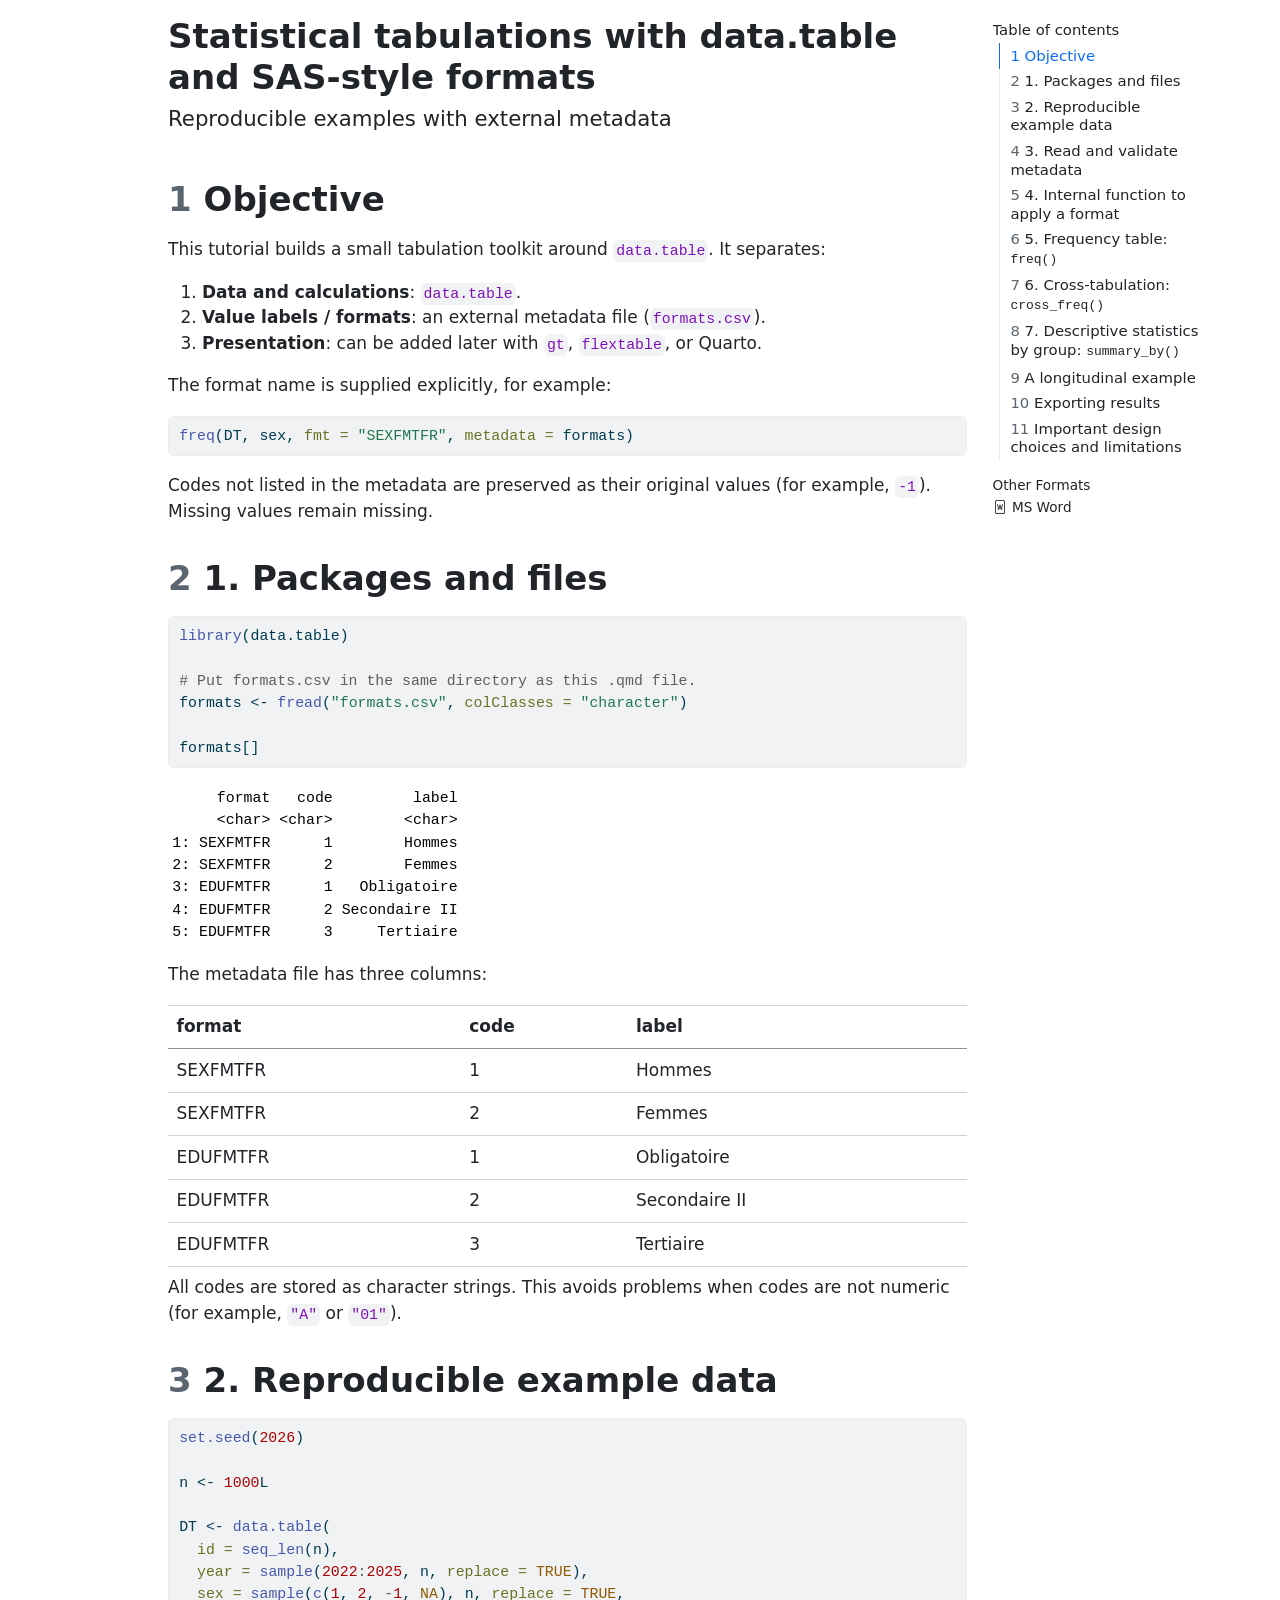
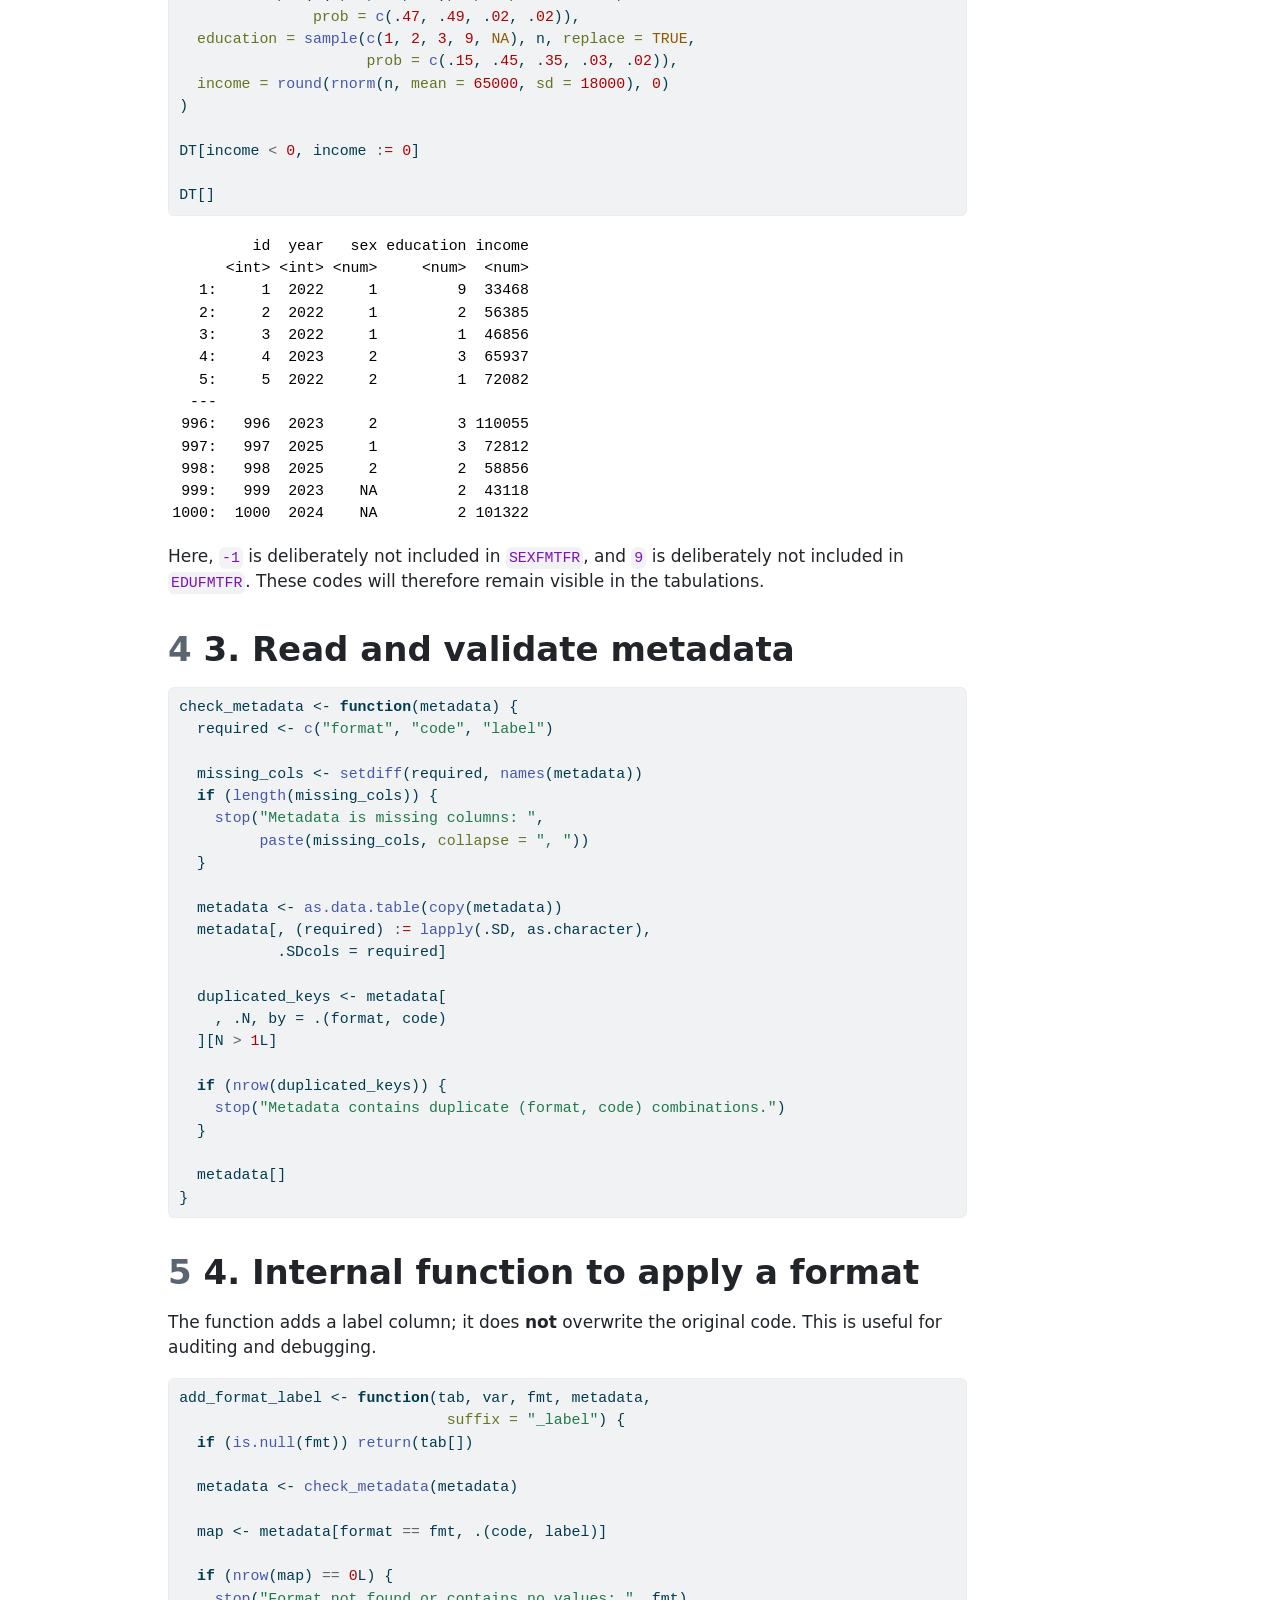
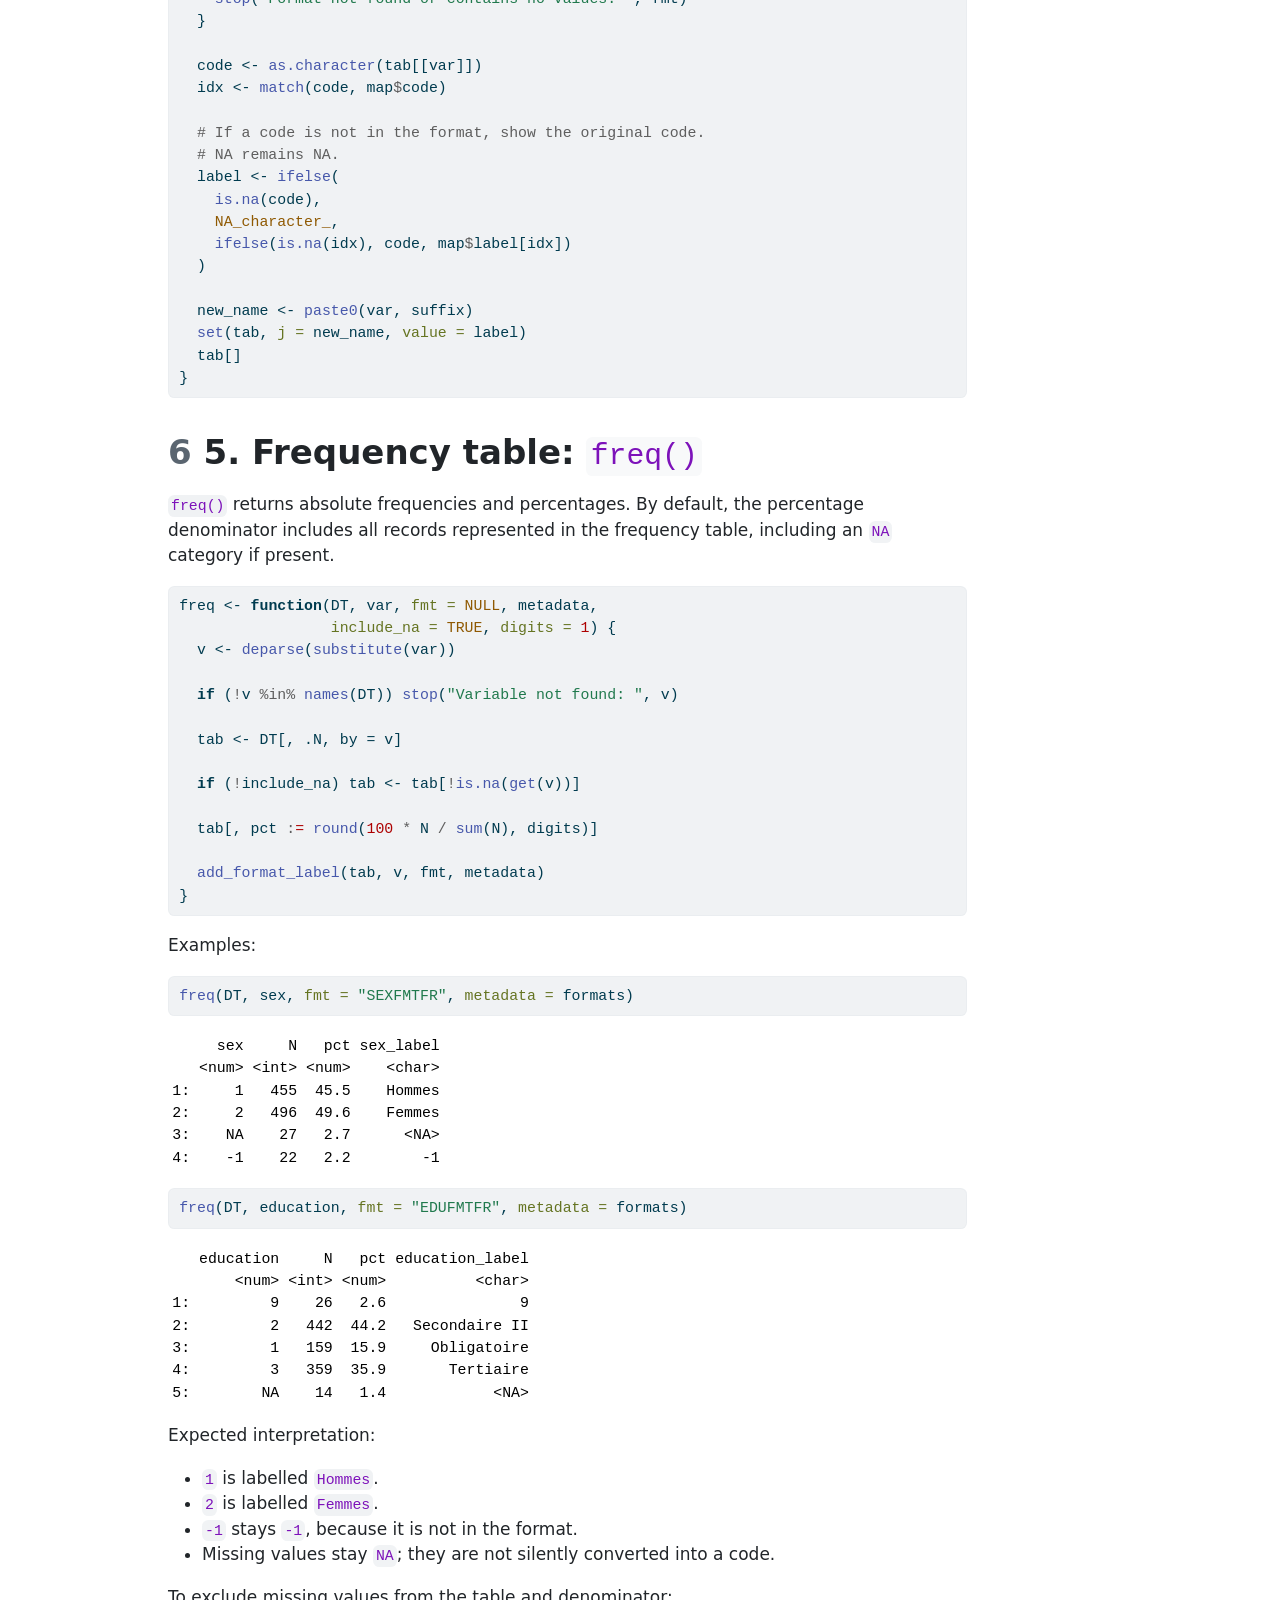
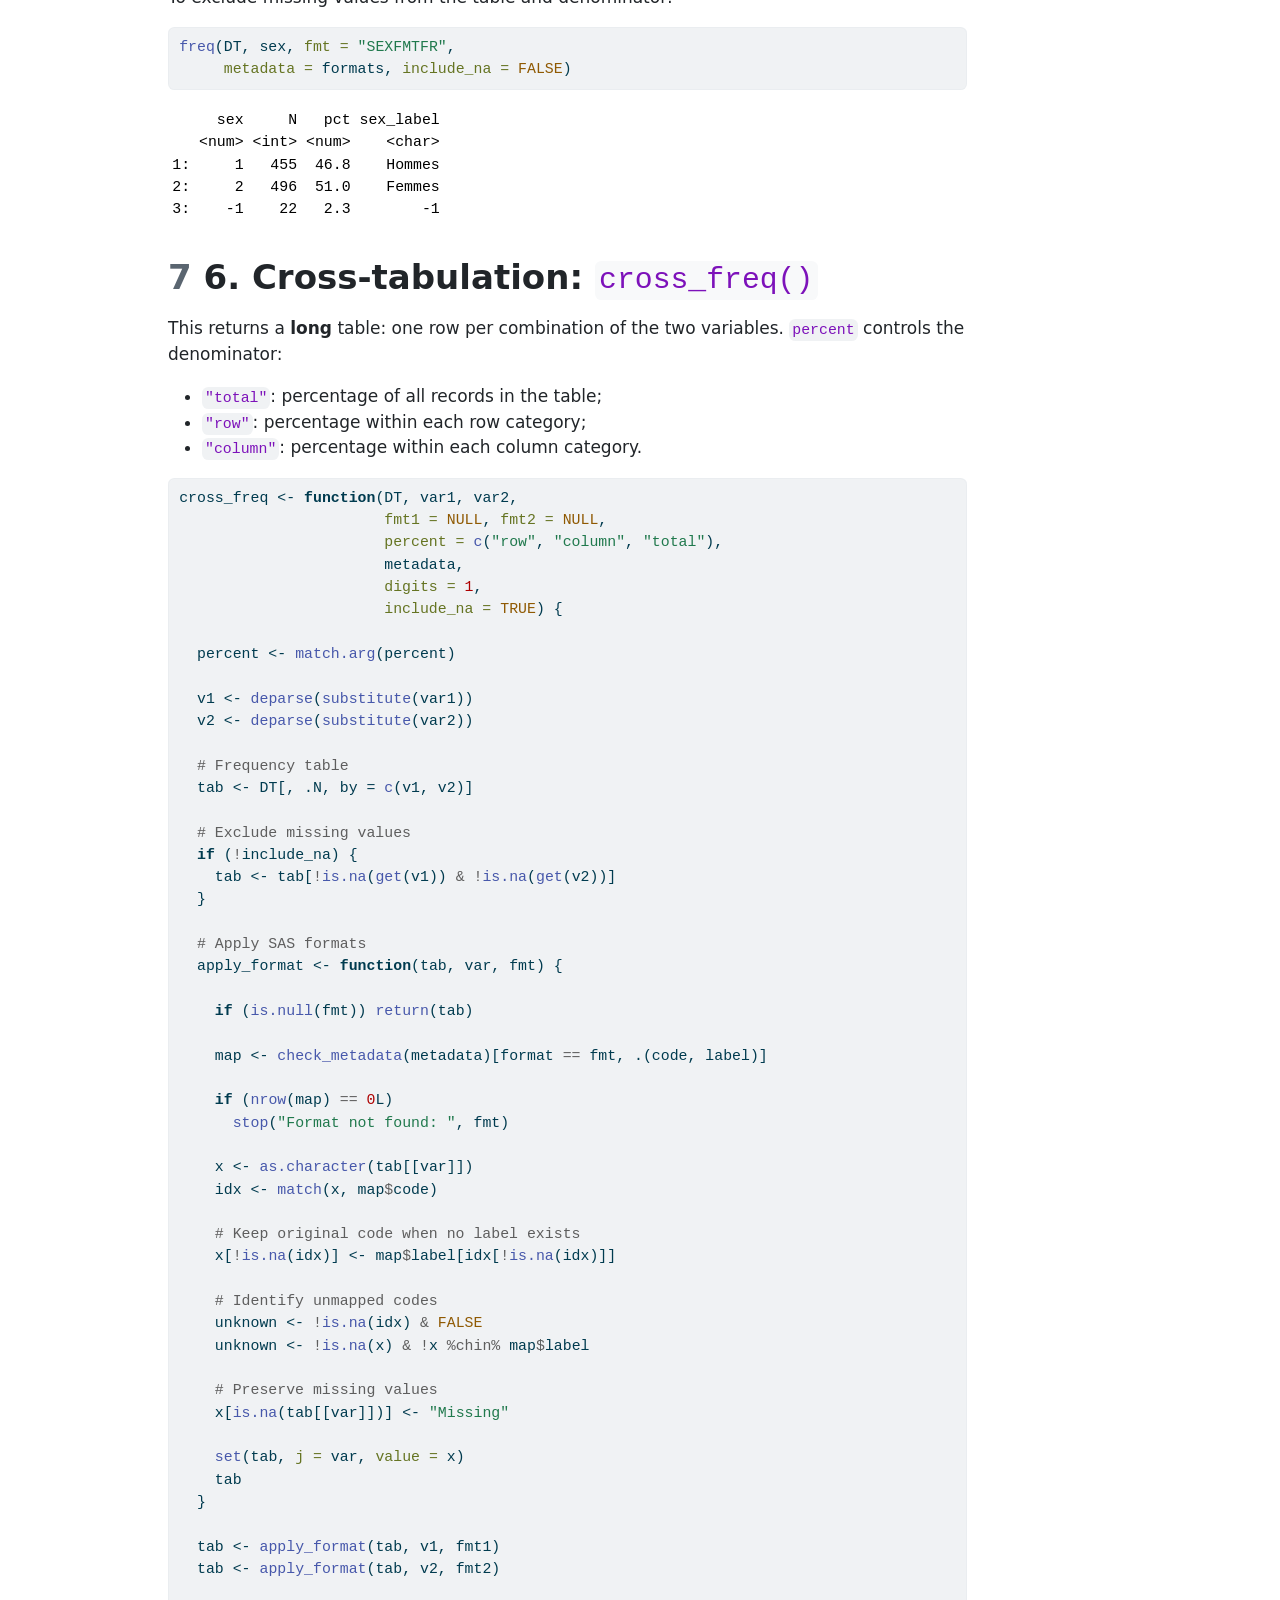
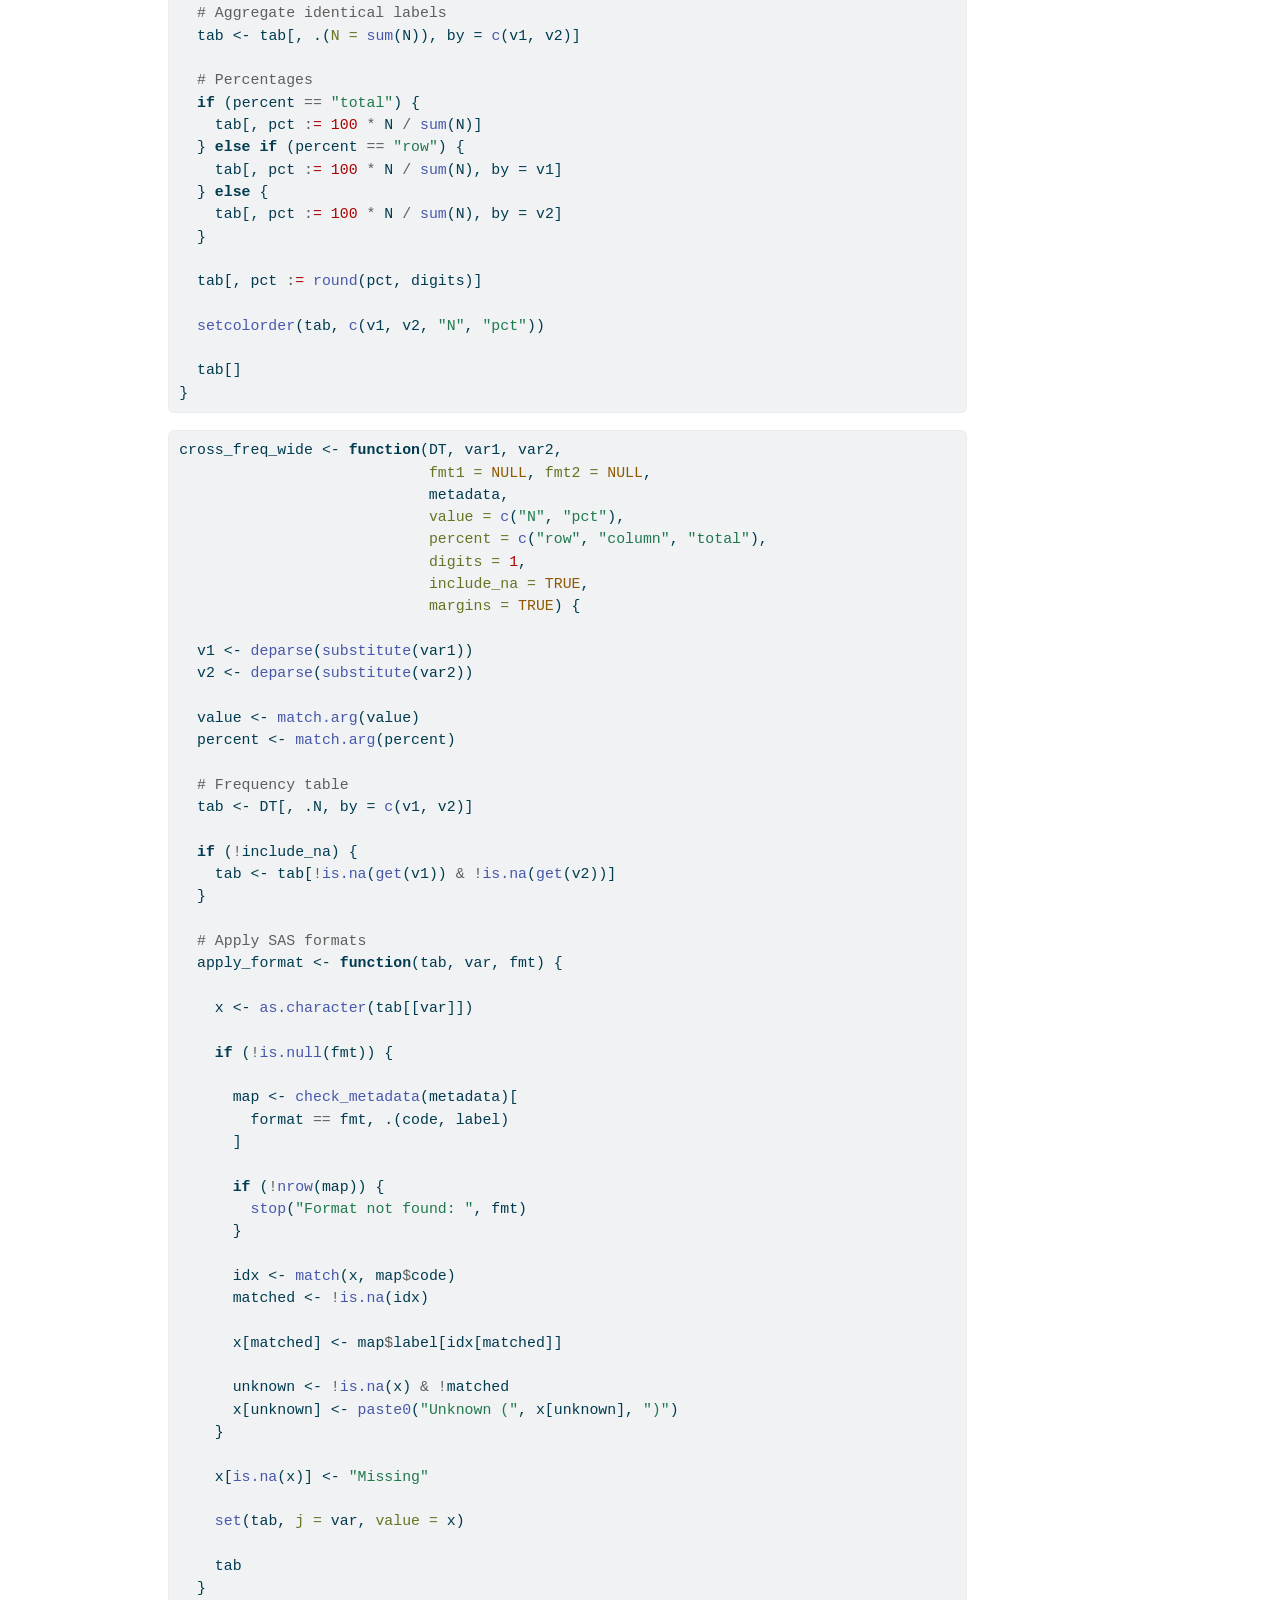
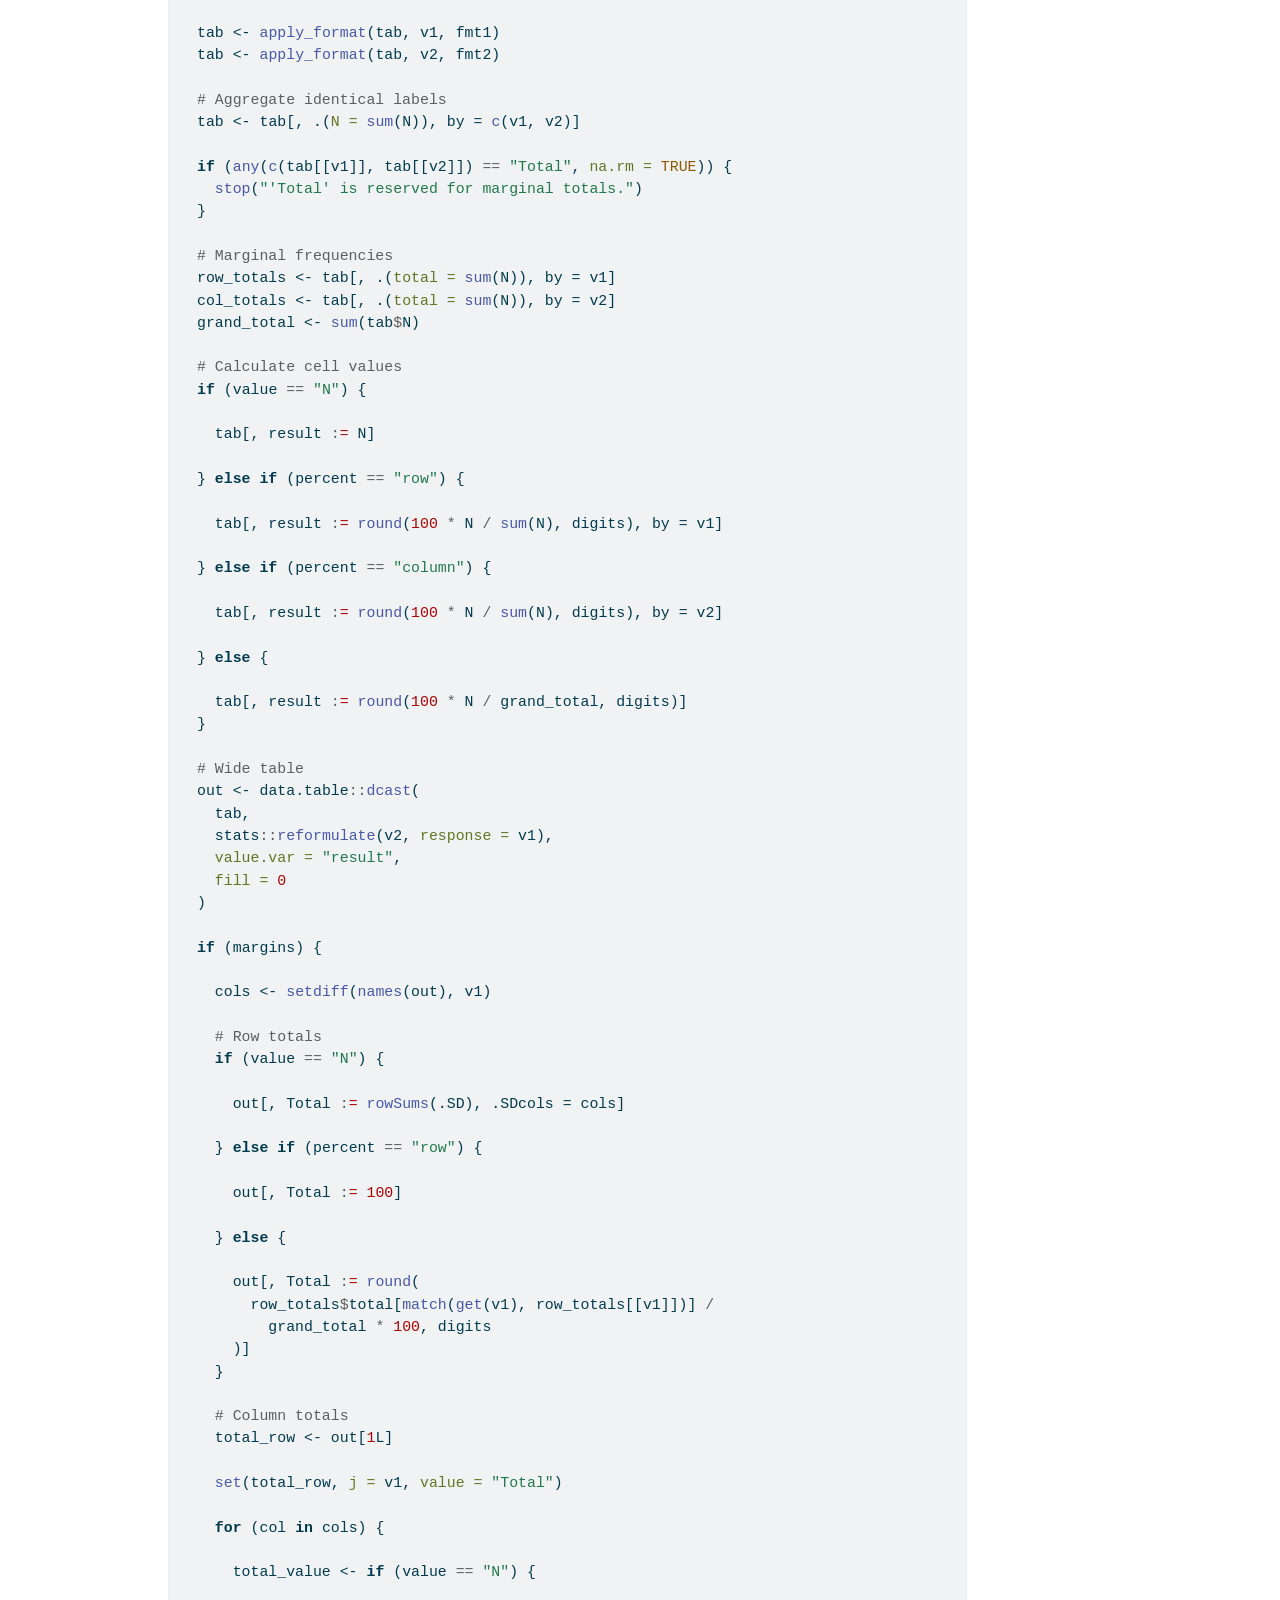
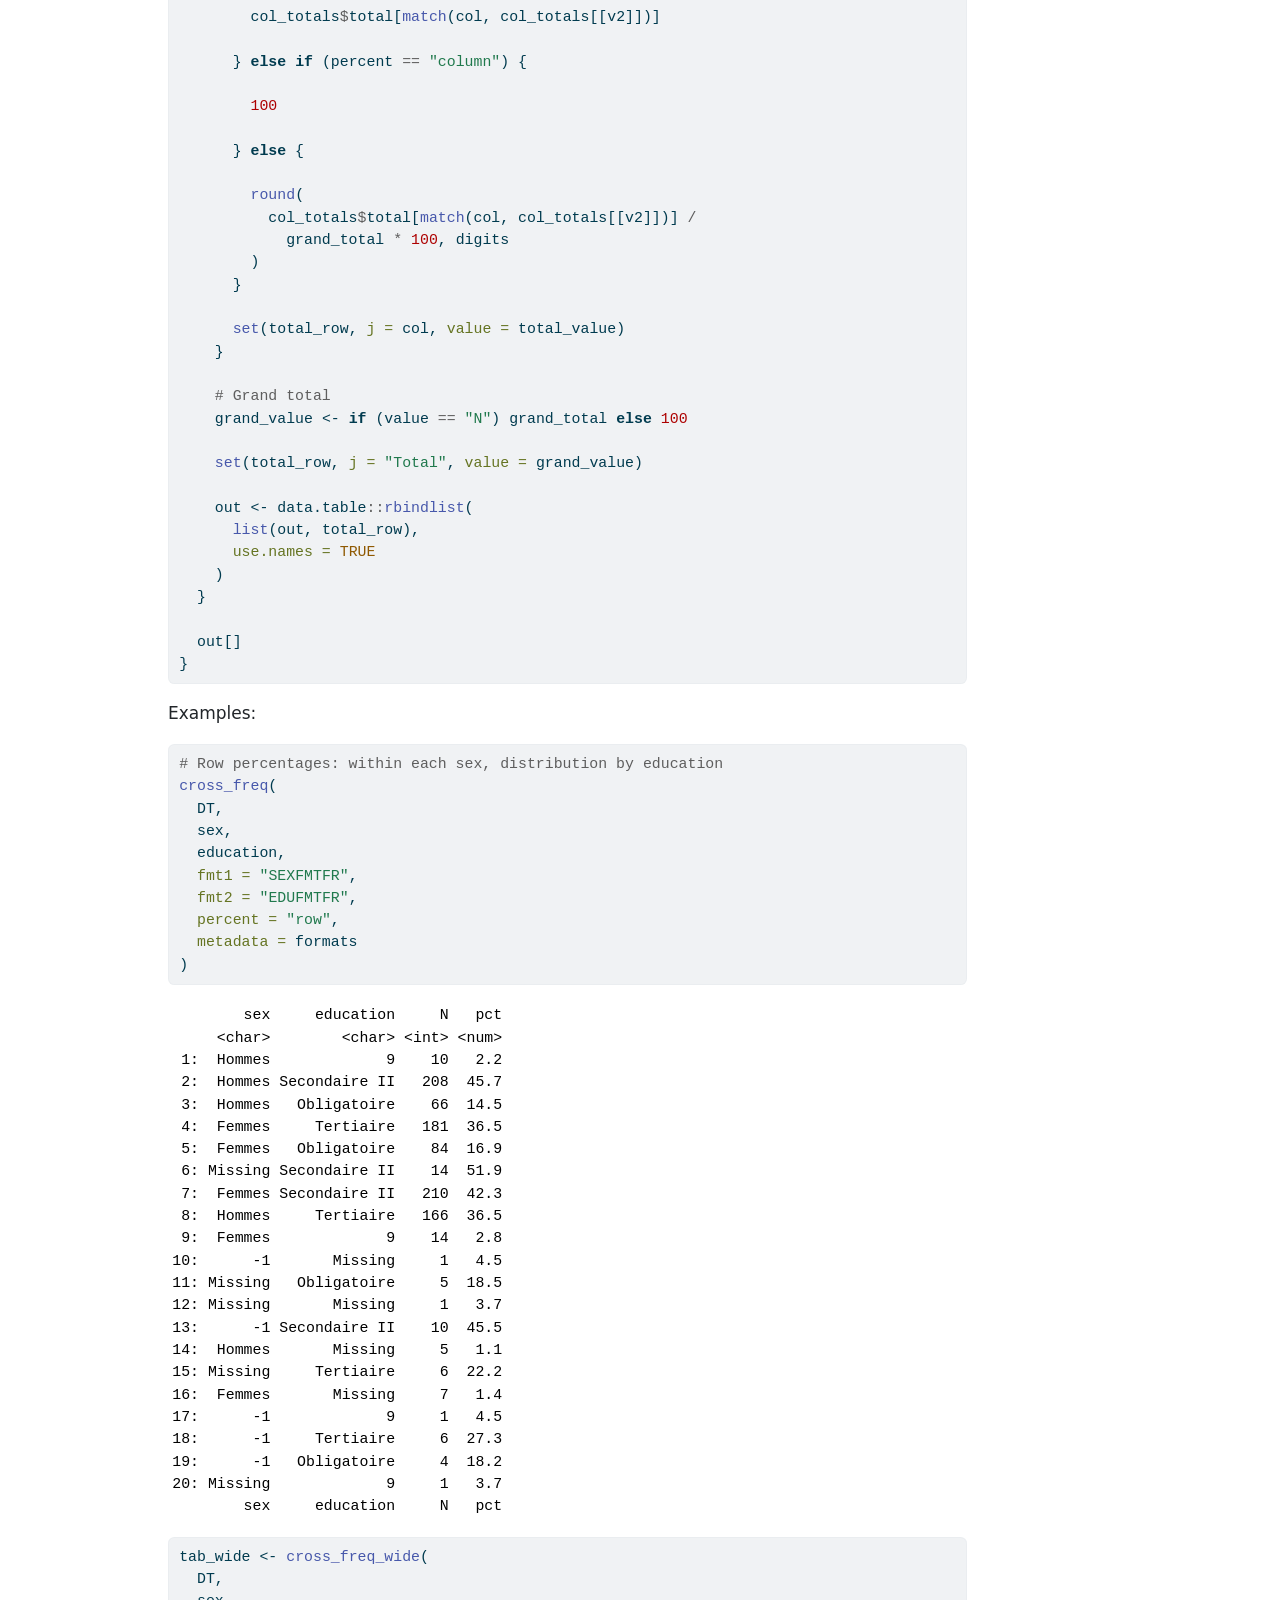
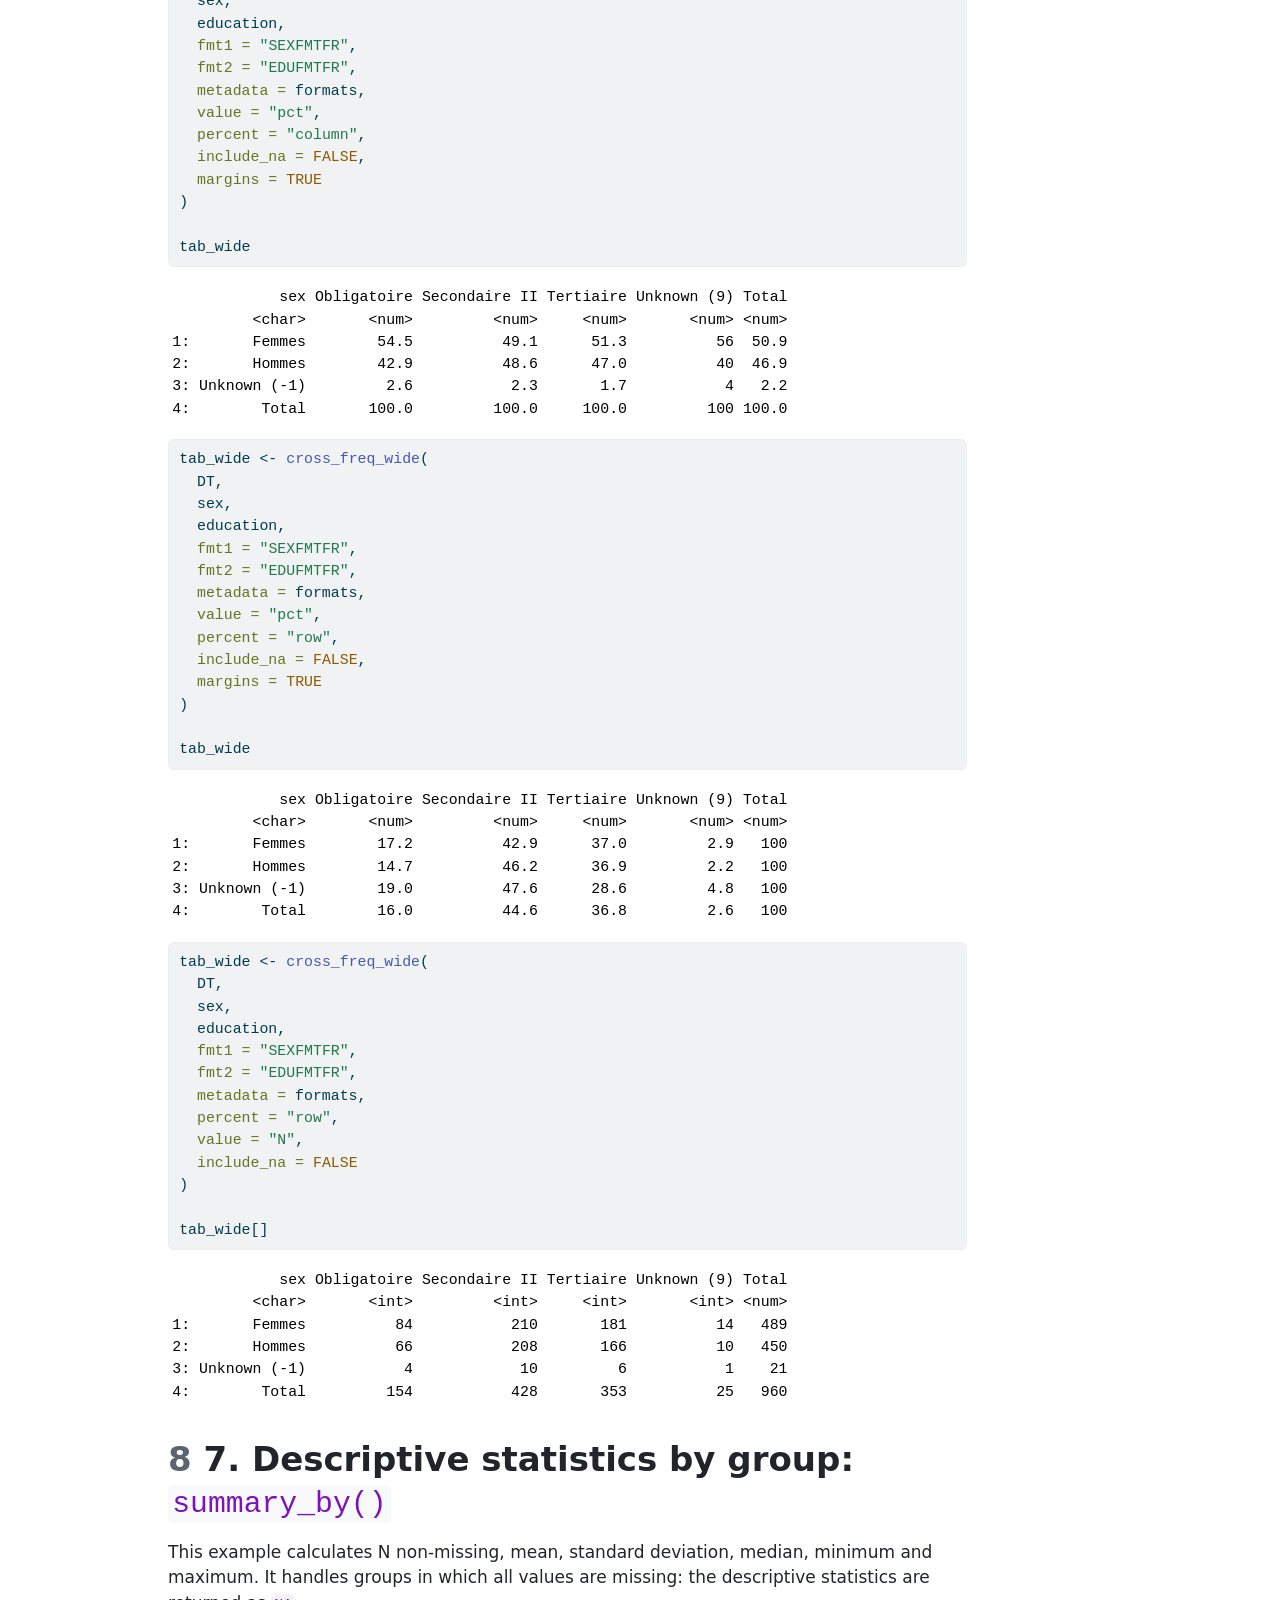
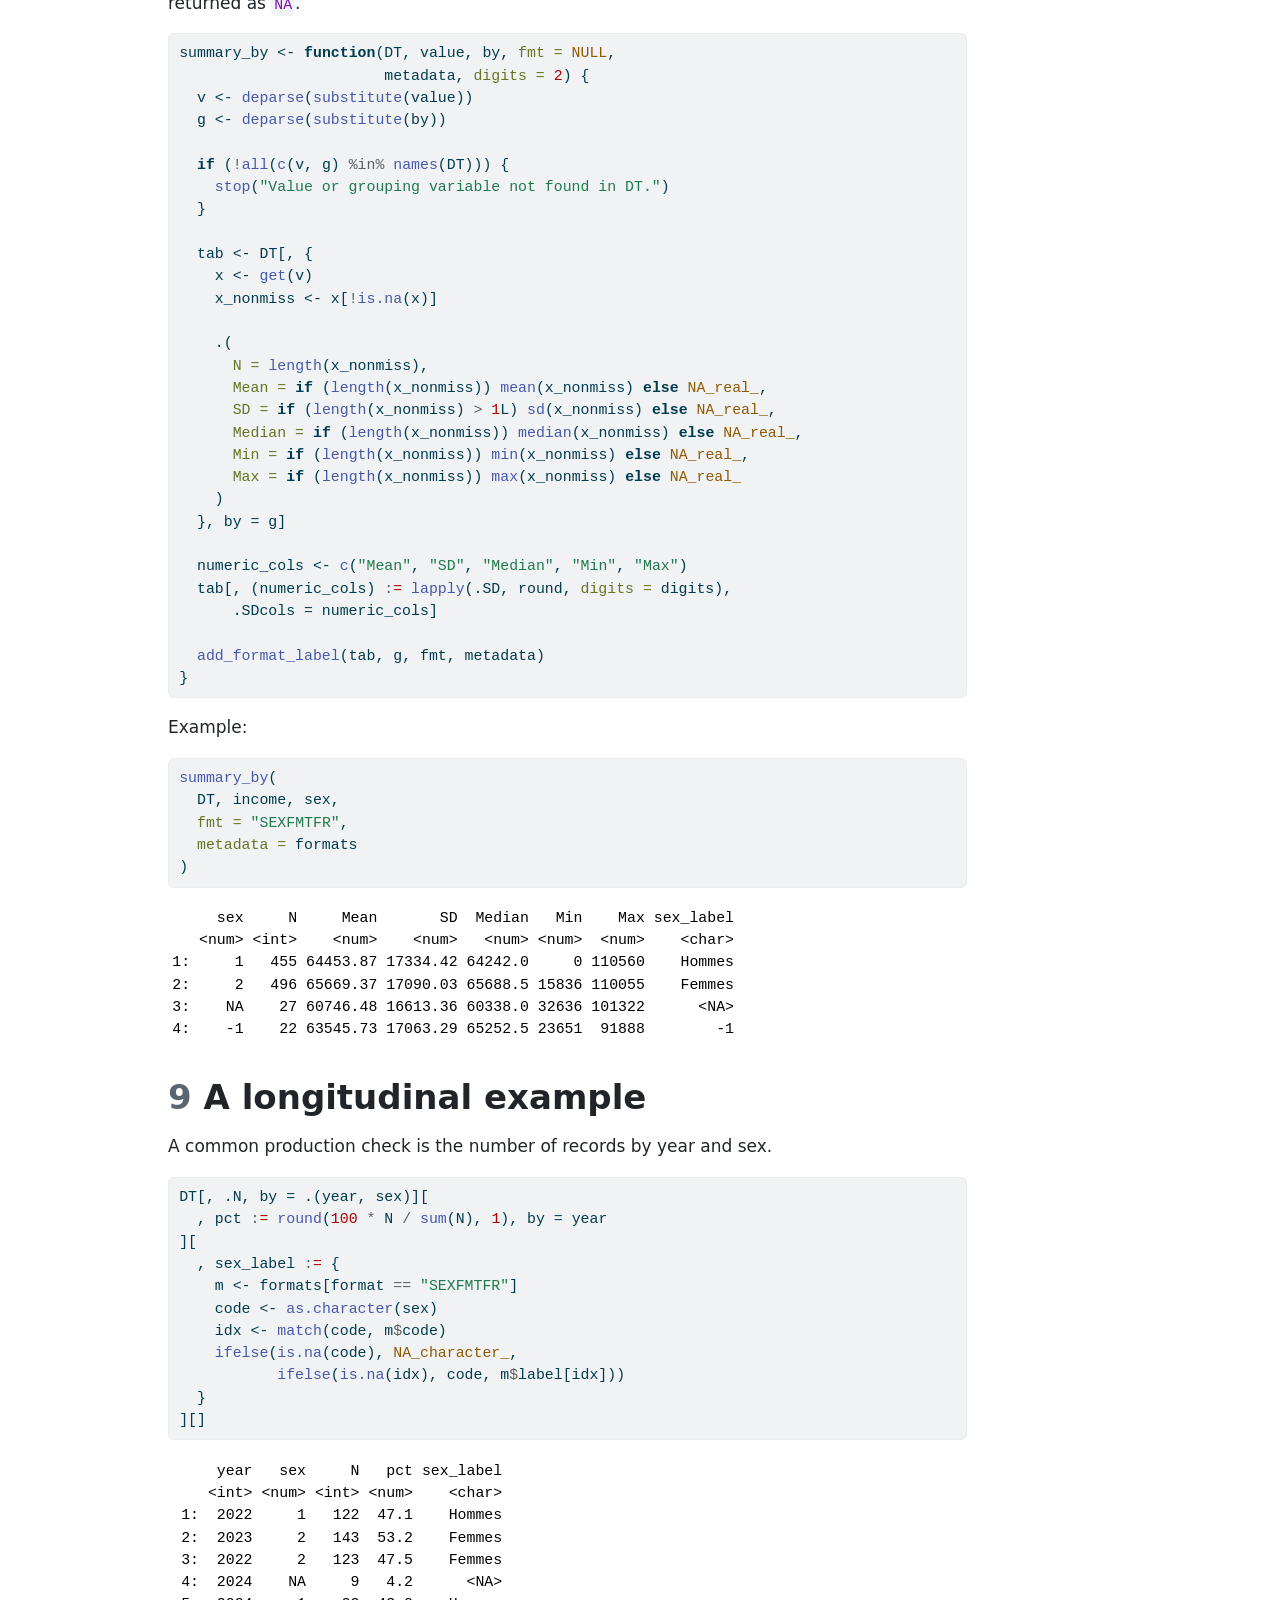
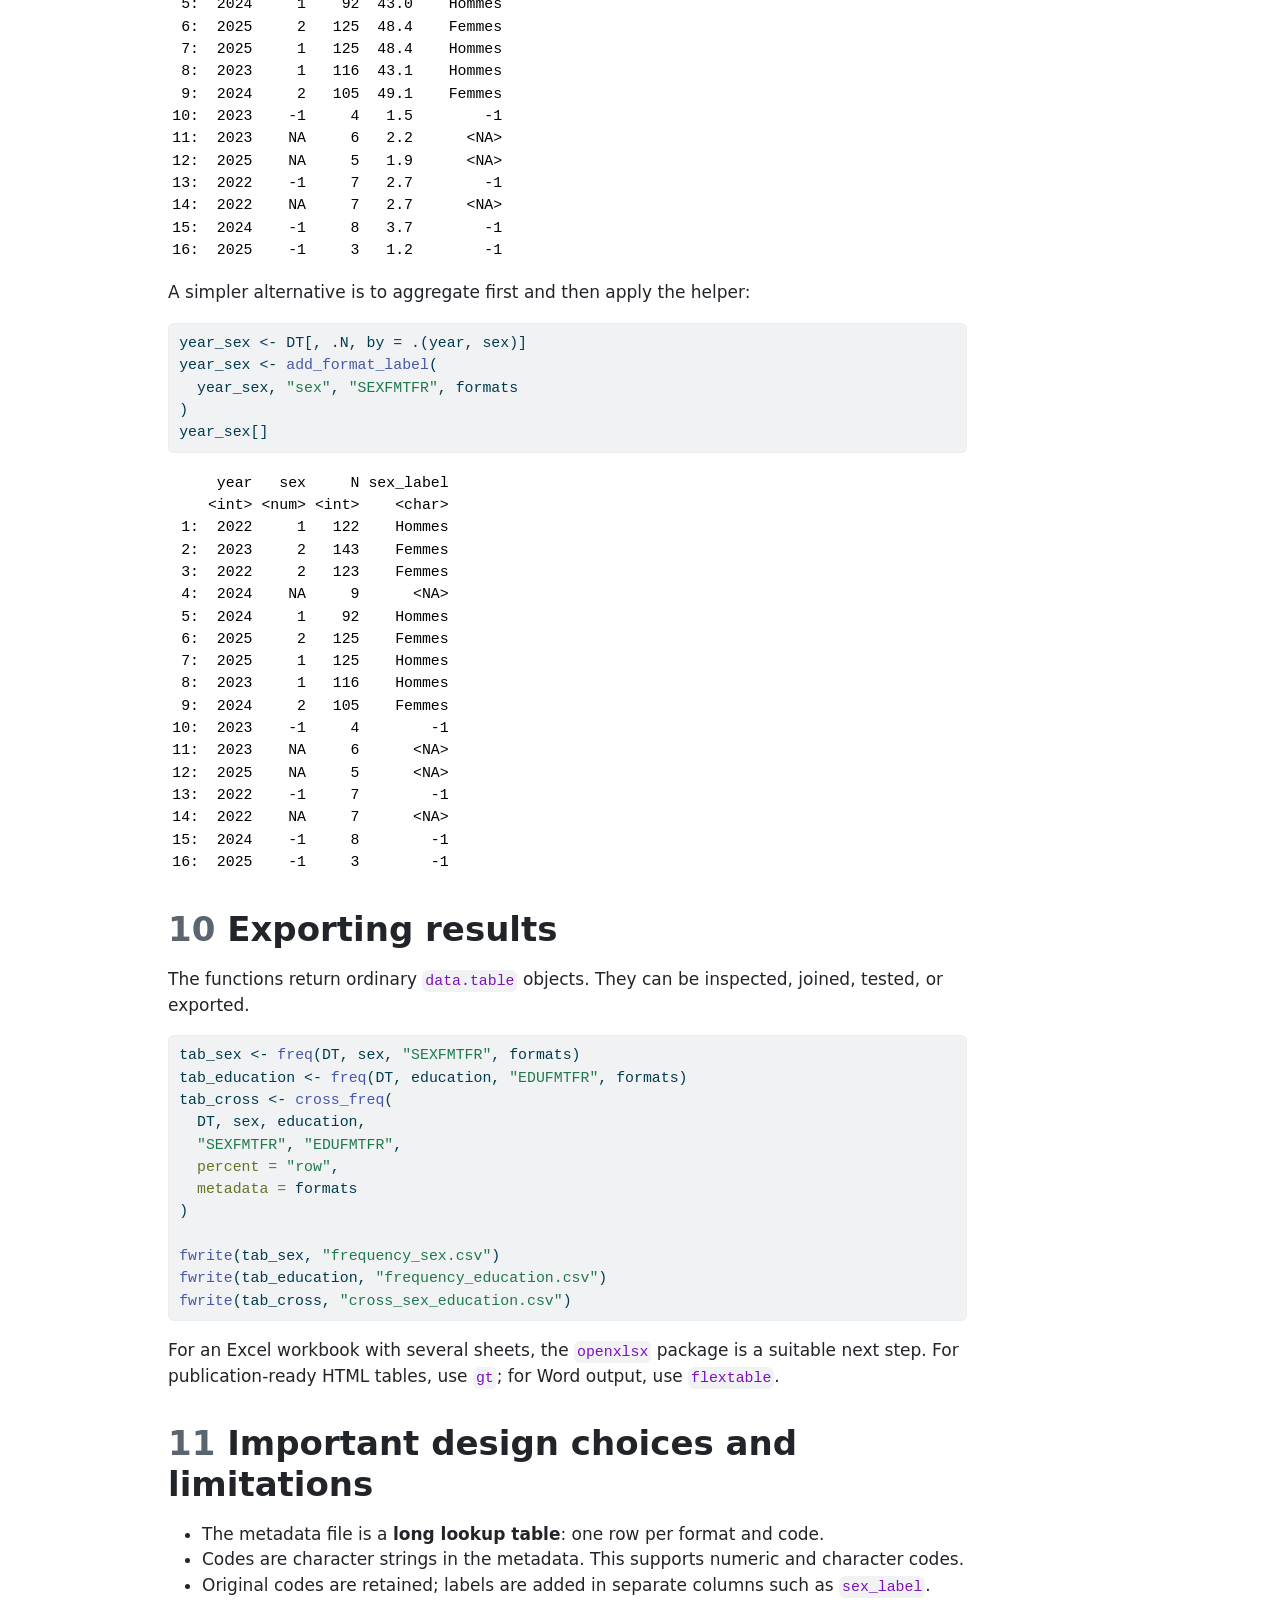
<file: docs/data_table_tab_with_metadata_dform.html>
<!DOCTYPE html>
<html xmlns="http://www.w3.org/1999/xhtml" lang="en" xml:lang="en"><head>

<meta charset="utf-8">
<meta name="generator" content="quarto-1.10.20">

<meta name="viewport" content="width=device-width, initial-scale=1.0, user-scalable=yes">


<title>Statistical tabulations with data.table and SAS-style formats</title>
<style>
/* Default styles provided by pandoc.
** See https://pandoc.org/MANUAL.html#variables-for-html for config info.
*/
span.smallcaps{font-variant: small-caps;}
div.columns{display: flex; gap: 1.5em;}
div.column{flex: auto;}
@media screen {
div.columns{gap: min(4vw, 1.5em);}
div.column{overflow-x: auto;}
}
div.hanging-indent{margin-left: 1.5em; text-indent: -1.5em;}
ul.task-list{list-style: none;}
ul.task-list li input[type="checkbox"] {
  width: 0.8em;
  margin: 0 0.8em 0.2em -1em; /* quarto-specific, see https://github.com/quarto-dev/quarto-cli/issues/4556 */ 
  vertical-align: middle;
}
/* CSS for syntax highlighting */
html { -webkit-text-size-adjust: 100%; }
pre > code.sourceCode { white-space: pre; position: relative; }
pre > code.sourceCode > span { display: inline-block; line-height: 1.25; }
pre > code.sourceCode > span:empty { height: 1.2em; }
.sourceCode { overflow: visible; }
code.sourceCode > span { color: inherit; text-decoration: inherit; }
div.sourceCode { margin: 1em 0; }
pre.sourceCode { margin: 0; }
@media screen {
div.sourceCode { overflow: auto; }
}
@media print {
pre > code.sourceCode { white-space: pre-wrap; }
pre > code.sourceCode > span { text-indent: -5em; padding-left: 5em; }
}
pre.numberSource code
  { counter-reset: source-line 0; }
pre.numberSource code > span
  { position: relative; left: -4em; counter-increment: source-line; }
pre.numberSource code > span > a:first-child::before
  { content: counter(source-line);
    position: relative; left: -1em; text-align: right; vertical-align: baseline;
    border: none; display: inline-block;
    -webkit-touch-callout: none; -webkit-user-select: none;
    -khtml-user-select: none; -moz-user-select: none;
    -ms-user-select: none; user-select: none;
    padding: 0 4px; width: 4em;
  }
pre.numberSource { margin-left: 3em;  padding-left: 4px; }
div.sourceCode
  {   }
@media screen {
pre > code.sourceCode > span > a:first-child::before { text-decoration: underline; }
}
</style>


<script src="data_table_tab_with_metadata_dform_files/libs/clipboard/clipboard.min.js"></script>
<script src="data_table_tab_with_metadata_dform_files/libs/quarto-html/quarto.js" type="module"></script>
<script src="data_table_tab_with_metadata_dform_files/libs/quarto-html/tabsets/tabsets.js" type="module"></script>
<script src="data_table_tab_with_metadata_dform_files/libs/quarto-html/popper.min.js"></script>
<script src="data_table_tab_with_metadata_dform_files/libs/quarto-html/tippy.umd.min.js"></script>
<script src="data_table_tab_with_metadata_dform_files/libs/quarto-html/anchor.min.js"></script>
<link href="data_table_tab_with_metadata_dform_files/libs/quarto-html/tippy.css" rel="stylesheet">
<link href="data_table_tab_with_metadata_dform_files/libs/quarto-html/quarto-syntax-highlighting-17888a1159294d3eb470f19f6f52f5a5.css" rel="stylesheet" id="quarto-text-highlighting-styles">
<script src="data_table_tab_with_metadata_dform_files/libs/bootstrap/bootstrap.min.js"></script>
<link href="data_table_tab_with_metadata_dform_files/libs/bootstrap/bootstrap-icons.css" rel="stylesheet">
<link href="data_table_tab_with_metadata_dform_files/libs/bootstrap/bootstrap-56b41ada49dd8e353d0bdbb7b5195f53.min.css" rel="stylesheet" append-hash="true" id="quarto-bootstrap" data-mode="light">


</head>

<body class="quarto-light">

<div id="quarto-content" class="page-columns page-rows-contents page-layout-article">
<div id="quarto-margin-sidebar" class="sidebar margin-sidebar">
  <nav id="TOC" role="doc-toc" class="toc-active">
    <h2 id="toc-title">Table of contents</h2>
   
  <ul>
  <li><a href="#objective" id="toc-objective" class="nav-link active" data-scroll-target="#objective"><span class="header-section-number">1</span> Objective</a></li>
  <li><a href="#packages-and-files" id="toc-packages-and-files" class="nav-link" data-scroll-target="#packages-and-files"><span class="header-section-number">2</span> 1. Packages and files</a></li>
  <li><a href="#reproducible-example-data" id="toc-reproducible-example-data" class="nav-link" data-scroll-target="#reproducible-example-data"><span class="header-section-number">3</span> 2. Reproducible example data</a></li>
  <li><a href="#read-and-validate-metadata" id="toc-read-and-validate-metadata" class="nav-link" data-scroll-target="#read-and-validate-metadata"><span class="header-section-number">4</span> 3. Read and validate metadata</a></li>
  <li><a href="#internal-function-to-apply-a-format" id="toc-internal-function-to-apply-a-format" class="nav-link" data-scroll-target="#internal-function-to-apply-a-format"><span class="header-section-number">5</span> 4. Internal function to apply a format</a></li>
  <li><a href="#frequency-table-freq" id="toc-frequency-table-freq" class="nav-link" data-scroll-target="#frequency-table-freq"><span class="header-section-number">6</span> 5. Frequency table: <code>freq()</code></a></li>
  <li><a href="#cross-tabulation-cross_freq" id="toc-cross-tabulation-cross_freq" class="nav-link" data-scroll-target="#cross-tabulation-cross_freq"><span class="header-section-number">7</span> 6. Cross-tabulation: <code>cross_freq()</code></a></li>
  <li><a href="#descriptive-statistics-by-group-summary_by" id="toc-descriptive-statistics-by-group-summary_by" class="nav-link" data-scroll-target="#descriptive-statistics-by-group-summary_by"><span class="header-section-number">8</span> 7. Descriptive statistics by group: <code>summary_by()</code></a></li>
  <li><a href="#a-longitudinal-example" id="toc-a-longitudinal-example" class="nav-link" data-scroll-target="#a-longitudinal-example"><span class="header-section-number">9</span> A longitudinal example</a></li>
  <li><a href="#exporting-results" id="toc-exporting-results" class="nav-link" data-scroll-target="#exporting-results"><span class="header-section-number">10</span> Exporting results</a></li>
  <li><a href="#important-design-choices-and-limitations" id="toc-important-design-choices-and-limitations" class="nav-link" data-scroll-target="#important-design-choices-and-limitations"><span class="header-section-number">11</span> Important design choices and limitations</a></li>
  </ul>
<div class="quarto-alternate-formats"><h2>Other Formats</h2><ul><li><a href="data_table_tab_with_metadata_dform.docx"><i class="bi bi-file-word"></i>MS Word</a></li></ul></div></nav>
</div>
<main class="content" id="quarto-document-content">

<header id="title-block-header" class="quarto-title-block default">
<div class="quarto-title">
<h1 class="title">Statistical tabulations with data.table and SAS-style formats</h1>
<p class="subtitle lead">Reproducible examples with external metadata</p>
</div>



<div class="quarto-title-meta">

    
  
    
  </div>
  


</header>


<section id="objective" class="level1" data-number="1">
<h1 data-number="1"><span class="header-section-number">1</span> Objective</h1>
<p>This tutorial builds a small tabulation toolkit around <code>data.table</code>. It separates:</p>
<ol type="1">
<li><strong>Data and calculations</strong>: <code>data.table</code>.</li>
<li><strong>Value labels / formats</strong>: an external metadata file (<code>formats.csv</code>).</li>
<li><strong>Presentation</strong>: can be added later with <code>gt</code>, <code>flextable</code>, or Quarto.</li>
</ol>
<p>The format name is supplied explicitly, for example:</p>
<div class="code-copy-outer-scaffold"><div class="sourceCode" id="cb1"><pre class="sourceCode r code-with-copy"><code class="sourceCode r"><span id="cb1-1"><a href="#cb1-1" aria-hidden="true" tabindex="-1"></a><span class="fu">freq</span>(DT, sex, <span class="at">fmt =</span> <span class="st">"SEXFMTFR"</span>, <span class="at">metadata =</span> formats)</span></code></pre></div><button title="Copy to Clipboard" class="code-copy-button"><i class="bi"></i></button></div>
<p>Codes not listed in the metadata are preserved as their original values (for example, <code>-1</code>). Missing values remain missing.</p>
</section>
<section id="packages-and-files" class="level1" data-number="2">
<h1 data-number="2"><span class="header-section-number">2</span> 1. Packages and files</h1>
<div class="cell">
<div class="code-copy-outer-scaffold"><div class="sourceCode cell-code" id="cb2"><pre class="sourceCode r code-with-copy"><code class="sourceCode r"><span id="cb2-1"><a href="#cb2-1" aria-hidden="true" tabindex="-1"></a><span class="fu">library</span>(data.table)</span>
<span id="cb2-2"><a href="#cb2-2" aria-hidden="true" tabindex="-1"></a></span>
<span id="cb2-3"><a href="#cb2-3" aria-hidden="true" tabindex="-1"></a><span class="co"># Put formats.csv in the same directory as this .qmd file.</span></span>
<span id="cb2-4"><a href="#cb2-4" aria-hidden="true" tabindex="-1"></a>formats <span class="ot">&lt;-</span> <span class="fu">fread</span>(<span class="st">"formats.csv"</span>, <span class="at">colClasses =</span> <span class="st">"character"</span>)</span>
<span id="cb2-5"><a href="#cb2-5" aria-hidden="true" tabindex="-1"></a></span>
<span id="cb2-6"><a href="#cb2-6" aria-hidden="true" tabindex="-1"></a>formats[]</span></code></pre></div><button title="Copy to Clipboard" class="code-copy-button"><i class="bi"></i></button></div>
<div class="cell-output cell-output-stdout">
<pre><code>     format   code         label
     &lt;char&gt; &lt;char&gt;        &lt;char&gt;
1: SEXFMTFR      1        Hommes
2: SEXFMTFR      2        Femmes
3: EDUFMTFR      1   Obligatoire
4: EDUFMTFR      2 Secondaire II
5: EDUFMTFR      3     Tertiaire</code></pre>
</div>
</div>
<p>The metadata file has three columns:</p>
<table class="caption-top table">
<thead>
<tr class="header">
<th>format</th>
<th>code</th>
<th>label</th>
</tr>
</thead>
<tbody>
<tr class="odd">
<td>SEXFMTFR</td>
<td>1</td>
<td>Hommes</td>
</tr>
<tr class="even">
<td>SEXFMTFR</td>
<td>2</td>
<td>Femmes</td>
</tr>
<tr class="odd">
<td>EDUFMTFR</td>
<td>1</td>
<td>Obligatoire</td>
</tr>
<tr class="even">
<td>EDUFMTFR</td>
<td>2</td>
<td>Secondaire II</td>
</tr>
<tr class="odd">
<td>EDUFMTFR</td>
<td>3</td>
<td>Tertiaire</td>
</tr>
</tbody>
</table>
<p>All codes are stored as character strings. This avoids problems when codes are not numeric (for example, <code>"A"</code> or <code>"01"</code>).</p>
</section>
<section id="reproducible-example-data" class="level1" data-number="3">
<h1 data-number="3"><span class="header-section-number">3</span> 2. Reproducible example data</h1>
<div class="cell">
<div class="code-copy-outer-scaffold"><div class="sourceCode cell-code" id="cb4"><pre class="sourceCode r code-with-copy"><code class="sourceCode r"><span id="cb4-1"><a href="#cb4-1" aria-hidden="true" tabindex="-1"></a><span class="fu">set.seed</span>(<span class="dv">2026</span>)</span>
<span id="cb4-2"><a href="#cb4-2" aria-hidden="true" tabindex="-1"></a></span>
<span id="cb4-3"><a href="#cb4-3" aria-hidden="true" tabindex="-1"></a>n <span class="ot">&lt;-</span> <span class="dv">1000</span>L</span>
<span id="cb4-4"><a href="#cb4-4" aria-hidden="true" tabindex="-1"></a></span>
<span id="cb4-5"><a href="#cb4-5" aria-hidden="true" tabindex="-1"></a>DT <span class="ot">&lt;-</span> <span class="fu">data.table</span>(</span>
<span id="cb4-6"><a href="#cb4-6" aria-hidden="true" tabindex="-1"></a>  <span class="at">id =</span> <span class="fu">seq_len</span>(n),</span>
<span id="cb4-7"><a href="#cb4-7" aria-hidden="true" tabindex="-1"></a>  <span class="at">year =</span> <span class="fu">sample</span>(<span class="dv">2022</span><span class="sc">:</span><span class="dv">2025</span>, n, <span class="at">replace =</span> <span class="cn">TRUE</span>),</span>
<span id="cb4-8"><a href="#cb4-8" aria-hidden="true" tabindex="-1"></a>  <span class="at">sex =</span> <span class="fu">sample</span>(<span class="fu">c</span>(<span class="dv">1</span>, <span class="dv">2</span>, <span class="sc">-</span><span class="dv">1</span>, <span class="cn">NA</span>), n, <span class="at">replace =</span> <span class="cn">TRUE</span>,</span>
<span id="cb4-9"><a href="#cb4-9" aria-hidden="true" tabindex="-1"></a>               <span class="at">prob =</span> <span class="fu">c</span>(.<span class="dv">47</span>, .<span class="dv">49</span>, .<span class="dv">02</span>, .<span class="dv">02</span>)),</span>
<span id="cb4-10"><a href="#cb4-10" aria-hidden="true" tabindex="-1"></a>  <span class="at">education =</span> <span class="fu">sample</span>(<span class="fu">c</span>(<span class="dv">1</span>, <span class="dv">2</span>, <span class="dv">3</span>, <span class="dv">9</span>, <span class="cn">NA</span>), n, <span class="at">replace =</span> <span class="cn">TRUE</span>,</span>
<span id="cb4-11"><a href="#cb4-11" aria-hidden="true" tabindex="-1"></a>                     <span class="at">prob =</span> <span class="fu">c</span>(.<span class="dv">15</span>, .<span class="dv">45</span>, .<span class="dv">35</span>, .<span class="dv">03</span>, .<span class="dv">02</span>)),</span>
<span id="cb4-12"><a href="#cb4-12" aria-hidden="true" tabindex="-1"></a>  <span class="at">income =</span> <span class="fu">round</span>(<span class="fu">rnorm</span>(n, <span class="at">mean =</span> <span class="dv">65000</span>, <span class="at">sd =</span> <span class="dv">18000</span>), <span class="dv">0</span>)</span>
<span id="cb4-13"><a href="#cb4-13" aria-hidden="true" tabindex="-1"></a>)</span>
<span id="cb4-14"><a href="#cb4-14" aria-hidden="true" tabindex="-1"></a></span>
<span id="cb4-15"><a href="#cb4-15" aria-hidden="true" tabindex="-1"></a>DT[income <span class="sc">&lt;</span> <span class="dv">0</span>, income <span class="sc">:</span><span class="er">=</span> <span class="dv">0</span>]</span>
<span id="cb4-16"><a href="#cb4-16" aria-hidden="true" tabindex="-1"></a></span>
<span id="cb4-17"><a href="#cb4-17" aria-hidden="true" tabindex="-1"></a>DT[]</span></code></pre></div><button title="Copy to Clipboard" class="code-copy-button"><i class="bi"></i></button></div>
<div class="cell-output cell-output-stdout">
<pre><code>         id  year   sex education income
      &lt;int&gt; &lt;int&gt; &lt;num&gt;     &lt;num&gt;  &lt;num&gt;
   1:     1  2022     1         9  33468
   2:     2  2022     1         2  56385
   3:     3  2022     1         1  46856
   4:     4  2023     2         3  65937
   5:     5  2022     2         1  72082
  ---                                   
 996:   996  2023     2         3 110055
 997:   997  2025     1         3  72812
 998:   998  2025     2         2  58856
 999:   999  2023    NA         2  43118
1000:  1000  2024    NA         2 101322</code></pre>
</div>
</div>
<p>Here, <code>-1</code> is deliberately not included in <code>SEXFMTFR</code>, and <code>9</code> is deliberately not included in <code>EDUFMTFR</code>. These codes will therefore remain visible in the tabulations.</p>
</section>
<section id="read-and-validate-metadata" class="level1" data-number="4">
<h1 data-number="4"><span class="header-section-number">4</span> 3. Read and validate metadata</h1>
<div class="cell">
<div class="code-copy-outer-scaffold"><div class="sourceCode cell-code" id="cb6"><pre class="sourceCode r code-with-copy"><code class="sourceCode r"><span id="cb6-1"><a href="#cb6-1" aria-hidden="true" tabindex="-1"></a>check_metadata <span class="ot">&lt;-</span> <span class="cf">function</span>(metadata) {</span>
<span id="cb6-2"><a href="#cb6-2" aria-hidden="true" tabindex="-1"></a>  required <span class="ot">&lt;-</span> <span class="fu">c</span>(<span class="st">"format"</span>, <span class="st">"code"</span>, <span class="st">"label"</span>)</span>
<span id="cb6-3"><a href="#cb6-3" aria-hidden="true" tabindex="-1"></a></span>
<span id="cb6-4"><a href="#cb6-4" aria-hidden="true" tabindex="-1"></a>  missing_cols <span class="ot">&lt;-</span> <span class="fu">setdiff</span>(required, <span class="fu">names</span>(metadata))</span>
<span id="cb6-5"><a href="#cb6-5" aria-hidden="true" tabindex="-1"></a>  <span class="cf">if</span> (<span class="fu">length</span>(missing_cols)) {</span>
<span id="cb6-6"><a href="#cb6-6" aria-hidden="true" tabindex="-1"></a>    <span class="fu">stop</span>(<span class="st">"Metadata is missing columns: "</span>,</span>
<span id="cb6-7"><a href="#cb6-7" aria-hidden="true" tabindex="-1"></a>         <span class="fu">paste</span>(missing_cols, <span class="at">collapse =</span> <span class="st">", "</span>))</span>
<span id="cb6-8"><a href="#cb6-8" aria-hidden="true" tabindex="-1"></a>  }</span>
<span id="cb6-9"><a href="#cb6-9" aria-hidden="true" tabindex="-1"></a></span>
<span id="cb6-10"><a href="#cb6-10" aria-hidden="true" tabindex="-1"></a>  metadata <span class="ot">&lt;-</span> <span class="fu">as.data.table</span>(<span class="fu">copy</span>(metadata))</span>
<span id="cb6-11"><a href="#cb6-11" aria-hidden="true" tabindex="-1"></a>  metadata[, (required) <span class="sc">:</span><span class="er">=</span> <span class="fu">lapply</span>(.SD, as.character),</span>
<span id="cb6-12"><a href="#cb6-12" aria-hidden="true" tabindex="-1"></a>           .SDcols <span class="ot">=</span> required]</span>
<span id="cb6-13"><a href="#cb6-13" aria-hidden="true" tabindex="-1"></a></span>
<span id="cb6-14"><a href="#cb6-14" aria-hidden="true" tabindex="-1"></a>  duplicated_keys <span class="ot">&lt;-</span> metadata[</span>
<span id="cb6-15"><a href="#cb6-15" aria-hidden="true" tabindex="-1"></a>    , .N, by <span class="ot">=</span> .(format, code)</span>
<span id="cb6-16"><a href="#cb6-16" aria-hidden="true" tabindex="-1"></a>  ][N <span class="sc">&gt;</span> <span class="dv">1</span>L]</span>
<span id="cb6-17"><a href="#cb6-17" aria-hidden="true" tabindex="-1"></a></span>
<span id="cb6-18"><a href="#cb6-18" aria-hidden="true" tabindex="-1"></a>  <span class="cf">if</span> (<span class="fu">nrow</span>(duplicated_keys)) {</span>
<span id="cb6-19"><a href="#cb6-19" aria-hidden="true" tabindex="-1"></a>    <span class="fu">stop</span>(<span class="st">"Metadata contains duplicate (format, code) combinations."</span>)</span>
<span id="cb6-20"><a href="#cb6-20" aria-hidden="true" tabindex="-1"></a>  }</span>
<span id="cb6-21"><a href="#cb6-21" aria-hidden="true" tabindex="-1"></a></span>
<span id="cb6-22"><a href="#cb6-22" aria-hidden="true" tabindex="-1"></a>  metadata[]</span>
<span id="cb6-23"><a href="#cb6-23" aria-hidden="true" tabindex="-1"></a>}</span></code></pre></div><button title="Copy to Clipboard" class="code-copy-button"><i class="bi"></i></button></div>
</div>
</section>
<section id="internal-function-to-apply-a-format" class="level1" data-number="5">
<h1 data-number="5"><span class="header-section-number">5</span> 4. Internal function to apply a format</h1>
<p>The function adds a label column; it does <strong>not</strong> overwrite the original code. This is useful for auditing and debugging.</p>
<div class="cell">
<div class="code-copy-outer-scaffold"><div class="sourceCode cell-code" id="cb7"><pre class="sourceCode r code-with-copy"><code class="sourceCode r"><span id="cb7-1"><a href="#cb7-1" aria-hidden="true" tabindex="-1"></a>add_format_label <span class="ot">&lt;-</span> <span class="cf">function</span>(tab, var, fmt, metadata,</span>
<span id="cb7-2"><a href="#cb7-2" aria-hidden="true" tabindex="-1"></a>                              <span class="at">suffix =</span> <span class="st">"_label"</span>) {</span>
<span id="cb7-3"><a href="#cb7-3" aria-hidden="true" tabindex="-1"></a>  <span class="cf">if</span> (<span class="fu">is.null</span>(fmt)) <span class="fu">return</span>(tab[])</span>
<span id="cb7-4"><a href="#cb7-4" aria-hidden="true" tabindex="-1"></a></span>
<span id="cb7-5"><a href="#cb7-5" aria-hidden="true" tabindex="-1"></a>  metadata <span class="ot">&lt;-</span> <span class="fu">check_metadata</span>(metadata)</span>
<span id="cb7-6"><a href="#cb7-6" aria-hidden="true" tabindex="-1"></a></span>
<span id="cb7-7"><a href="#cb7-7" aria-hidden="true" tabindex="-1"></a>  map <span class="ot">&lt;-</span> metadata[format <span class="sc">==</span> fmt, .(code, label)]</span>
<span id="cb7-8"><a href="#cb7-8" aria-hidden="true" tabindex="-1"></a></span>
<span id="cb7-9"><a href="#cb7-9" aria-hidden="true" tabindex="-1"></a>  <span class="cf">if</span> (<span class="fu">nrow</span>(map) <span class="sc">==</span> <span class="dv">0</span>L) {</span>
<span id="cb7-10"><a href="#cb7-10" aria-hidden="true" tabindex="-1"></a>    <span class="fu">stop</span>(<span class="st">"Format not found or contains no values: "</span>, fmt)</span>
<span id="cb7-11"><a href="#cb7-11" aria-hidden="true" tabindex="-1"></a>  }</span>
<span id="cb7-12"><a href="#cb7-12" aria-hidden="true" tabindex="-1"></a></span>
<span id="cb7-13"><a href="#cb7-13" aria-hidden="true" tabindex="-1"></a>  code <span class="ot">&lt;-</span> <span class="fu">as.character</span>(tab[[var]])</span>
<span id="cb7-14"><a href="#cb7-14" aria-hidden="true" tabindex="-1"></a>  idx <span class="ot">&lt;-</span> <span class="fu">match</span>(code, map<span class="sc">$</span>code)</span>
<span id="cb7-15"><a href="#cb7-15" aria-hidden="true" tabindex="-1"></a></span>
<span id="cb7-16"><a href="#cb7-16" aria-hidden="true" tabindex="-1"></a>  <span class="co"># If a code is not in the format, show the original code.</span></span>
<span id="cb7-17"><a href="#cb7-17" aria-hidden="true" tabindex="-1"></a>  <span class="co"># NA remains NA.</span></span>
<span id="cb7-18"><a href="#cb7-18" aria-hidden="true" tabindex="-1"></a>  label <span class="ot">&lt;-</span> <span class="fu">ifelse</span>(</span>
<span id="cb7-19"><a href="#cb7-19" aria-hidden="true" tabindex="-1"></a>    <span class="fu">is.na</span>(code),</span>
<span id="cb7-20"><a href="#cb7-20" aria-hidden="true" tabindex="-1"></a>    <span class="cn">NA_character_</span>,</span>
<span id="cb7-21"><a href="#cb7-21" aria-hidden="true" tabindex="-1"></a>    <span class="fu">ifelse</span>(<span class="fu">is.na</span>(idx), code, map<span class="sc">$</span>label[idx])</span>
<span id="cb7-22"><a href="#cb7-22" aria-hidden="true" tabindex="-1"></a>  )</span>
<span id="cb7-23"><a href="#cb7-23" aria-hidden="true" tabindex="-1"></a></span>
<span id="cb7-24"><a href="#cb7-24" aria-hidden="true" tabindex="-1"></a>  new_name <span class="ot">&lt;-</span> <span class="fu">paste0</span>(var, suffix)</span>
<span id="cb7-25"><a href="#cb7-25" aria-hidden="true" tabindex="-1"></a>  <span class="fu">set</span>(tab, <span class="at">j =</span> new_name, <span class="at">value =</span> label)</span>
<span id="cb7-26"><a href="#cb7-26" aria-hidden="true" tabindex="-1"></a>  tab[]</span>
<span id="cb7-27"><a href="#cb7-27" aria-hidden="true" tabindex="-1"></a>}</span></code></pre></div><button title="Copy to Clipboard" class="code-copy-button"><i class="bi"></i></button></div>
</div>
</section>
<section id="frequency-table-freq" class="level1" data-number="6">
<h1 data-number="6"><span class="header-section-number">6</span> 5. Frequency table: <code>freq()</code></h1>
<p><code>freq()</code> returns absolute frequencies and percentages. By default, the percentage denominator includes all records represented in the frequency table, including an <code>NA</code> category if present.</p>
<div class="cell">
<div class="code-copy-outer-scaffold"><div class="sourceCode cell-code" id="cb8"><pre class="sourceCode r code-with-copy"><code class="sourceCode r"><span id="cb8-1"><a href="#cb8-1" aria-hidden="true" tabindex="-1"></a>freq <span class="ot">&lt;-</span> <span class="cf">function</span>(DT, var, <span class="at">fmt =</span> <span class="cn">NULL</span>, metadata,</span>
<span id="cb8-2"><a href="#cb8-2" aria-hidden="true" tabindex="-1"></a>                 <span class="at">include_na =</span> <span class="cn">TRUE</span>, <span class="at">digits =</span> <span class="dv">1</span>) {</span>
<span id="cb8-3"><a href="#cb8-3" aria-hidden="true" tabindex="-1"></a>  v <span class="ot">&lt;-</span> <span class="fu">deparse</span>(<span class="fu">substitute</span>(var))</span>
<span id="cb8-4"><a href="#cb8-4" aria-hidden="true" tabindex="-1"></a></span>
<span id="cb8-5"><a href="#cb8-5" aria-hidden="true" tabindex="-1"></a>  <span class="cf">if</span> (<span class="sc">!</span>v <span class="sc">%in%</span> <span class="fu">names</span>(DT)) <span class="fu">stop</span>(<span class="st">"Variable not found: "</span>, v)</span>
<span id="cb8-6"><a href="#cb8-6" aria-hidden="true" tabindex="-1"></a></span>
<span id="cb8-7"><a href="#cb8-7" aria-hidden="true" tabindex="-1"></a>  tab <span class="ot">&lt;-</span> DT[, .N, by <span class="ot">=</span> v]</span>
<span id="cb8-8"><a href="#cb8-8" aria-hidden="true" tabindex="-1"></a></span>
<span id="cb8-9"><a href="#cb8-9" aria-hidden="true" tabindex="-1"></a>  <span class="cf">if</span> (<span class="sc">!</span>include_na) tab <span class="ot">&lt;-</span> tab[<span class="sc">!</span><span class="fu">is.na</span>(<span class="fu">get</span>(v))]</span>
<span id="cb8-10"><a href="#cb8-10" aria-hidden="true" tabindex="-1"></a></span>
<span id="cb8-11"><a href="#cb8-11" aria-hidden="true" tabindex="-1"></a>  tab[, pct <span class="sc">:</span><span class="er">=</span> <span class="fu">round</span>(<span class="dv">100</span> <span class="sc">*</span> N <span class="sc">/</span> <span class="fu">sum</span>(N), digits)]</span>
<span id="cb8-12"><a href="#cb8-12" aria-hidden="true" tabindex="-1"></a></span>
<span id="cb8-13"><a href="#cb8-13" aria-hidden="true" tabindex="-1"></a>  <span class="fu">add_format_label</span>(tab, v, fmt, metadata)</span>
<span id="cb8-14"><a href="#cb8-14" aria-hidden="true" tabindex="-1"></a>}</span></code></pre></div><button title="Copy to Clipboard" class="code-copy-button"><i class="bi"></i></button></div>
</div>
<p>Examples:</p>
<div class="cell">
<div class="code-copy-outer-scaffold"><div class="sourceCode cell-code" id="cb9"><pre class="sourceCode r code-with-copy"><code class="sourceCode r"><span id="cb9-1"><a href="#cb9-1" aria-hidden="true" tabindex="-1"></a><span class="fu">freq</span>(DT, sex, <span class="at">fmt =</span> <span class="st">"SEXFMTFR"</span>, <span class="at">metadata =</span> formats)</span></code></pre></div><button title="Copy to Clipboard" class="code-copy-button"><i class="bi"></i></button></div>
<div class="cell-output cell-output-stdout">
<pre><code>     sex     N   pct sex_label
   &lt;num&gt; &lt;int&gt; &lt;num&gt;    &lt;char&gt;
1:     1   455  45.5    Hommes
2:     2   496  49.6    Femmes
3:    NA    27   2.7      &lt;NA&gt;
4:    -1    22   2.2        -1</code></pre>
</div>
<div class="code-copy-outer-scaffold"><div class="sourceCode cell-code" id="cb11"><pre class="sourceCode r code-with-copy"><code class="sourceCode r"><span id="cb11-1"><a href="#cb11-1" aria-hidden="true" tabindex="-1"></a><span class="fu">freq</span>(DT, education, <span class="at">fmt =</span> <span class="st">"EDUFMTFR"</span>, <span class="at">metadata =</span> formats)</span></code></pre></div><button title="Copy to Clipboard" class="code-copy-button"><i class="bi"></i></button></div>
<div class="cell-output cell-output-stdout">
<pre><code>   education     N   pct education_label
       &lt;num&gt; &lt;int&gt; &lt;num&gt;          &lt;char&gt;
1:         9    26   2.6               9
2:         2   442  44.2   Secondaire II
3:         1   159  15.9     Obligatoire
4:         3   359  35.9       Tertiaire
5:        NA    14   1.4            &lt;NA&gt;</code></pre>
</div>
</div>
<p>Expected interpretation:</p>
<ul>
<li><code>1</code> is labelled <code>Hommes</code>.</li>
<li><code>2</code> is labelled <code>Femmes</code>.</li>
<li><code>-1</code> stays <code>-1</code>, because it is not in the format.</li>
<li>Missing values stay <code>NA</code>; they are not silently converted into a code.</li>
</ul>
<p>To exclude missing values from the table and denominator:</p>
<div class="cell">
<div class="code-copy-outer-scaffold"><div class="sourceCode cell-code" id="cb13"><pre class="sourceCode r code-with-copy"><code class="sourceCode r"><span id="cb13-1"><a href="#cb13-1" aria-hidden="true" tabindex="-1"></a><span class="fu">freq</span>(DT, sex, <span class="at">fmt =</span> <span class="st">"SEXFMTFR"</span>,</span>
<span id="cb13-2"><a href="#cb13-2" aria-hidden="true" tabindex="-1"></a>     <span class="at">metadata =</span> formats, <span class="at">include_na =</span> <span class="cn">FALSE</span>)</span></code></pre></div><button title="Copy to Clipboard" class="code-copy-button"><i class="bi"></i></button></div>
<div class="cell-output cell-output-stdout">
<pre><code>     sex     N   pct sex_label
   &lt;num&gt; &lt;int&gt; &lt;num&gt;    &lt;char&gt;
1:     1   455  46.8    Hommes
2:     2   496  51.0    Femmes
3:    -1    22   2.3        -1</code></pre>
</div>
</div>
</section>
<section id="cross-tabulation-cross_freq" class="level1" data-number="7">
<h1 data-number="7"><span class="header-section-number">7</span> 6. Cross-tabulation: <code>cross_freq()</code></h1>
<p>This returns a <strong>long</strong> table: one row per combination of the two variables. <code>percent</code> controls the denominator:</p>
<ul>
<li><code>"total"</code>: percentage of all records in the table;</li>
<li><code>"row"</code>: percentage within each row category;</li>
<li><code>"column"</code>: percentage within each column category.</li>
</ul>
<div class="cell">
<div class="code-copy-outer-scaffold"><div class="sourceCode cell-code" id="cb15"><pre class="sourceCode r code-with-copy"><code class="sourceCode r"><span id="cb15-1"><a href="#cb15-1" aria-hidden="true" tabindex="-1"></a>cross_freq <span class="ot">&lt;-</span> <span class="cf">function</span>(DT, var1, var2,</span>
<span id="cb15-2"><a href="#cb15-2" aria-hidden="true" tabindex="-1"></a>                       <span class="at">fmt1 =</span> <span class="cn">NULL</span>, <span class="at">fmt2 =</span> <span class="cn">NULL</span>,</span>
<span id="cb15-3"><a href="#cb15-3" aria-hidden="true" tabindex="-1"></a>                       <span class="at">percent =</span> <span class="fu">c</span>(<span class="st">"row"</span>, <span class="st">"column"</span>, <span class="st">"total"</span>),</span>
<span id="cb15-4"><a href="#cb15-4" aria-hidden="true" tabindex="-1"></a>                       metadata,</span>
<span id="cb15-5"><a href="#cb15-5" aria-hidden="true" tabindex="-1"></a>                       <span class="at">digits =</span> <span class="dv">1</span>,</span>
<span id="cb15-6"><a href="#cb15-6" aria-hidden="true" tabindex="-1"></a>                       <span class="at">include_na =</span> <span class="cn">TRUE</span>) {</span>
<span id="cb15-7"><a href="#cb15-7" aria-hidden="true" tabindex="-1"></a></span>
<span id="cb15-8"><a href="#cb15-8" aria-hidden="true" tabindex="-1"></a>  percent <span class="ot">&lt;-</span> <span class="fu">match.arg</span>(percent)</span>
<span id="cb15-9"><a href="#cb15-9" aria-hidden="true" tabindex="-1"></a></span>
<span id="cb15-10"><a href="#cb15-10" aria-hidden="true" tabindex="-1"></a>  v1 <span class="ot">&lt;-</span> <span class="fu">deparse</span>(<span class="fu">substitute</span>(var1))</span>
<span id="cb15-11"><a href="#cb15-11" aria-hidden="true" tabindex="-1"></a>  v2 <span class="ot">&lt;-</span> <span class="fu">deparse</span>(<span class="fu">substitute</span>(var2))</span>
<span id="cb15-12"><a href="#cb15-12" aria-hidden="true" tabindex="-1"></a></span>
<span id="cb15-13"><a href="#cb15-13" aria-hidden="true" tabindex="-1"></a>  <span class="co"># Frequency table</span></span>
<span id="cb15-14"><a href="#cb15-14" aria-hidden="true" tabindex="-1"></a>  tab <span class="ot">&lt;-</span> DT[, .N, by <span class="ot">=</span> <span class="fu">c</span>(v1, v2)]</span>
<span id="cb15-15"><a href="#cb15-15" aria-hidden="true" tabindex="-1"></a></span>
<span id="cb15-16"><a href="#cb15-16" aria-hidden="true" tabindex="-1"></a>  <span class="co"># Exclude missing values</span></span>
<span id="cb15-17"><a href="#cb15-17" aria-hidden="true" tabindex="-1"></a>  <span class="cf">if</span> (<span class="sc">!</span>include_na) {</span>
<span id="cb15-18"><a href="#cb15-18" aria-hidden="true" tabindex="-1"></a>    tab <span class="ot">&lt;-</span> tab[<span class="sc">!</span><span class="fu">is.na</span>(<span class="fu">get</span>(v1)) <span class="sc">&amp;</span> <span class="sc">!</span><span class="fu">is.na</span>(<span class="fu">get</span>(v2))]</span>
<span id="cb15-19"><a href="#cb15-19" aria-hidden="true" tabindex="-1"></a>  }</span>
<span id="cb15-20"><a href="#cb15-20" aria-hidden="true" tabindex="-1"></a></span>
<span id="cb15-21"><a href="#cb15-21" aria-hidden="true" tabindex="-1"></a>  <span class="co"># Apply SAS formats</span></span>
<span id="cb15-22"><a href="#cb15-22" aria-hidden="true" tabindex="-1"></a>  apply_format <span class="ot">&lt;-</span> <span class="cf">function</span>(tab, var, fmt) {</span>
<span id="cb15-23"><a href="#cb15-23" aria-hidden="true" tabindex="-1"></a></span>
<span id="cb15-24"><a href="#cb15-24" aria-hidden="true" tabindex="-1"></a>    <span class="cf">if</span> (<span class="fu">is.null</span>(fmt)) <span class="fu">return</span>(tab)</span>
<span id="cb15-25"><a href="#cb15-25" aria-hidden="true" tabindex="-1"></a></span>
<span id="cb15-26"><a href="#cb15-26" aria-hidden="true" tabindex="-1"></a>    map <span class="ot">&lt;-</span> <span class="fu">check_metadata</span>(metadata)[format <span class="sc">==</span> fmt, .(code, label)]</span>
<span id="cb15-27"><a href="#cb15-27" aria-hidden="true" tabindex="-1"></a></span>
<span id="cb15-28"><a href="#cb15-28" aria-hidden="true" tabindex="-1"></a>    <span class="cf">if</span> (<span class="fu">nrow</span>(map) <span class="sc">==</span> <span class="dv">0</span>L)</span>
<span id="cb15-29"><a href="#cb15-29" aria-hidden="true" tabindex="-1"></a>      <span class="fu">stop</span>(<span class="st">"Format not found: "</span>, fmt)</span>
<span id="cb15-30"><a href="#cb15-30" aria-hidden="true" tabindex="-1"></a></span>
<span id="cb15-31"><a href="#cb15-31" aria-hidden="true" tabindex="-1"></a>    x <span class="ot">&lt;-</span> <span class="fu">as.character</span>(tab[[var]])</span>
<span id="cb15-32"><a href="#cb15-32" aria-hidden="true" tabindex="-1"></a>    idx <span class="ot">&lt;-</span> <span class="fu">match</span>(x, map<span class="sc">$</span>code)</span>
<span id="cb15-33"><a href="#cb15-33" aria-hidden="true" tabindex="-1"></a></span>
<span id="cb15-34"><a href="#cb15-34" aria-hidden="true" tabindex="-1"></a>    <span class="co"># Keep original code when no label exists</span></span>
<span id="cb15-35"><a href="#cb15-35" aria-hidden="true" tabindex="-1"></a>    x[<span class="sc">!</span><span class="fu">is.na</span>(idx)] <span class="ot">&lt;-</span> map<span class="sc">$</span>label[idx[<span class="sc">!</span><span class="fu">is.na</span>(idx)]]</span>
<span id="cb15-36"><a href="#cb15-36" aria-hidden="true" tabindex="-1"></a></span>
<span id="cb15-37"><a href="#cb15-37" aria-hidden="true" tabindex="-1"></a>    <span class="co"># Identify unmapped codes</span></span>
<span id="cb15-38"><a href="#cb15-38" aria-hidden="true" tabindex="-1"></a>    unknown <span class="ot">&lt;-</span> <span class="sc">!</span><span class="fu">is.na</span>(idx) <span class="sc">&amp;</span> <span class="cn">FALSE</span></span>
<span id="cb15-39"><a href="#cb15-39" aria-hidden="true" tabindex="-1"></a>    unknown <span class="ot">&lt;-</span> <span class="sc">!</span><span class="fu">is.na</span>(x) <span class="sc">&amp;</span> <span class="sc">!</span>x <span class="sc">%chin%</span> map<span class="sc">$</span>label</span>
<span id="cb15-40"><a href="#cb15-40" aria-hidden="true" tabindex="-1"></a></span>
<span id="cb15-41"><a href="#cb15-41" aria-hidden="true" tabindex="-1"></a>    <span class="co"># Preserve missing values</span></span>
<span id="cb15-42"><a href="#cb15-42" aria-hidden="true" tabindex="-1"></a>    x[<span class="fu">is.na</span>(tab[[var]])] <span class="ot">&lt;-</span> <span class="st">"Missing"</span></span>
<span id="cb15-43"><a href="#cb15-43" aria-hidden="true" tabindex="-1"></a></span>
<span id="cb15-44"><a href="#cb15-44" aria-hidden="true" tabindex="-1"></a>    <span class="fu">set</span>(tab, <span class="at">j =</span> var, <span class="at">value =</span> x)</span>
<span id="cb15-45"><a href="#cb15-45" aria-hidden="true" tabindex="-1"></a>    tab</span>
<span id="cb15-46"><a href="#cb15-46" aria-hidden="true" tabindex="-1"></a>  }</span>
<span id="cb15-47"><a href="#cb15-47" aria-hidden="true" tabindex="-1"></a></span>
<span id="cb15-48"><a href="#cb15-48" aria-hidden="true" tabindex="-1"></a>  tab <span class="ot">&lt;-</span> <span class="fu">apply_format</span>(tab, v1, fmt1)</span>
<span id="cb15-49"><a href="#cb15-49" aria-hidden="true" tabindex="-1"></a>  tab <span class="ot">&lt;-</span> <span class="fu">apply_format</span>(tab, v2, fmt2)</span>
<span id="cb15-50"><a href="#cb15-50" aria-hidden="true" tabindex="-1"></a></span>
<span id="cb15-51"><a href="#cb15-51" aria-hidden="true" tabindex="-1"></a>  <span class="co"># Aggregate identical labels</span></span>
<span id="cb15-52"><a href="#cb15-52" aria-hidden="true" tabindex="-1"></a>  tab <span class="ot">&lt;-</span> tab[, .(<span class="at">N =</span> <span class="fu">sum</span>(N)), by <span class="ot">=</span> <span class="fu">c</span>(v1, v2)]</span>
<span id="cb15-53"><a href="#cb15-53" aria-hidden="true" tabindex="-1"></a></span>
<span id="cb15-54"><a href="#cb15-54" aria-hidden="true" tabindex="-1"></a>  <span class="co"># Percentages</span></span>
<span id="cb15-55"><a href="#cb15-55" aria-hidden="true" tabindex="-1"></a>  <span class="cf">if</span> (percent <span class="sc">==</span> <span class="st">"total"</span>) {</span>
<span id="cb15-56"><a href="#cb15-56" aria-hidden="true" tabindex="-1"></a>    tab[, pct <span class="sc">:</span><span class="er">=</span> <span class="dv">100</span> <span class="sc">*</span> N <span class="sc">/</span> <span class="fu">sum</span>(N)]</span>
<span id="cb15-57"><a href="#cb15-57" aria-hidden="true" tabindex="-1"></a>  } <span class="cf">else</span> <span class="cf">if</span> (percent <span class="sc">==</span> <span class="st">"row"</span>) {</span>
<span id="cb15-58"><a href="#cb15-58" aria-hidden="true" tabindex="-1"></a>    tab[, pct <span class="sc">:</span><span class="er">=</span> <span class="dv">100</span> <span class="sc">*</span> N <span class="sc">/</span> <span class="fu">sum</span>(N), by <span class="ot">=</span> v1]</span>
<span id="cb15-59"><a href="#cb15-59" aria-hidden="true" tabindex="-1"></a>  } <span class="cf">else</span> {</span>
<span id="cb15-60"><a href="#cb15-60" aria-hidden="true" tabindex="-1"></a>    tab[, pct <span class="sc">:</span><span class="er">=</span> <span class="dv">100</span> <span class="sc">*</span> N <span class="sc">/</span> <span class="fu">sum</span>(N), by <span class="ot">=</span> v2]</span>
<span id="cb15-61"><a href="#cb15-61" aria-hidden="true" tabindex="-1"></a>  }</span>
<span id="cb15-62"><a href="#cb15-62" aria-hidden="true" tabindex="-1"></a></span>
<span id="cb15-63"><a href="#cb15-63" aria-hidden="true" tabindex="-1"></a>  tab[, pct <span class="sc">:</span><span class="er">=</span> <span class="fu">round</span>(pct, digits)]</span>
<span id="cb15-64"><a href="#cb15-64" aria-hidden="true" tabindex="-1"></a></span>
<span id="cb15-65"><a href="#cb15-65" aria-hidden="true" tabindex="-1"></a>  <span class="fu">setcolorder</span>(tab, <span class="fu">c</span>(v1, v2, <span class="st">"N"</span>, <span class="st">"pct"</span>))</span>
<span id="cb15-66"><a href="#cb15-66" aria-hidden="true" tabindex="-1"></a></span>
<span id="cb15-67"><a href="#cb15-67" aria-hidden="true" tabindex="-1"></a>  tab[]</span>
<span id="cb15-68"><a href="#cb15-68" aria-hidden="true" tabindex="-1"></a>}</span></code></pre></div><button title="Copy to Clipboard" class="code-copy-button"><i class="bi"></i></button></div>
</div>
<div class="cell">
<div class="code-copy-outer-scaffold"><div class="sourceCode cell-code" id="cb16"><pre class="sourceCode r code-with-copy"><code class="sourceCode r"><span id="cb16-1"><a href="#cb16-1" aria-hidden="true" tabindex="-1"></a>cross_freq_wide <span class="ot">&lt;-</span> <span class="cf">function</span>(DT, var1, var2,</span>
<span id="cb16-2"><a href="#cb16-2" aria-hidden="true" tabindex="-1"></a>                            <span class="at">fmt1 =</span> <span class="cn">NULL</span>, <span class="at">fmt2 =</span> <span class="cn">NULL</span>,</span>
<span id="cb16-3"><a href="#cb16-3" aria-hidden="true" tabindex="-1"></a>                            metadata,</span>
<span id="cb16-4"><a href="#cb16-4" aria-hidden="true" tabindex="-1"></a>                            <span class="at">value =</span> <span class="fu">c</span>(<span class="st">"N"</span>, <span class="st">"pct"</span>),</span>
<span id="cb16-5"><a href="#cb16-5" aria-hidden="true" tabindex="-1"></a>                            <span class="at">percent =</span> <span class="fu">c</span>(<span class="st">"row"</span>, <span class="st">"column"</span>, <span class="st">"total"</span>),</span>
<span id="cb16-6"><a href="#cb16-6" aria-hidden="true" tabindex="-1"></a>                            <span class="at">digits =</span> <span class="dv">1</span>,</span>
<span id="cb16-7"><a href="#cb16-7" aria-hidden="true" tabindex="-1"></a>                            <span class="at">include_na =</span> <span class="cn">TRUE</span>,</span>
<span id="cb16-8"><a href="#cb16-8" aria-hidden="true" tabindex="-1"></a>                            <span class="at">margins =</span> <span class="cn">TRUE</span>) {</span>
<span id="cb16-9"><a href="#cb16-9" aria-hidden="true" tabindex="-1"></a>  </span>
<span id="cb16-10"><a href="#cb16-10" aria-hidden="true" tabindex="-1"></a>  v1 <span class="ot">&lt;-</span> <span class="fu">deparse</span>(<span class="fu">substitute</span>(var1))</span>
<span id="cb16-11"><a href="#cb16-11" aria-hidden="true" tabindex="-1"></a>  v2 <span class="ot">&lt;-</span> <span class="fu">deparse</span>(<span class="fu">substitute</span>(var2))</span>
<span id="cb16-12"><a href="#cb16-12" aria-hidden="true" tabindex="-1"></a>  </span>
<span id="cb16-13"><a href="#cb16-13" aria-hidden="true" tabindex="-1"></a>  value <span class="ot">&lt;-</span> <span class="fu">match.arg</span>(value)</span>
<span id="cb16-14"><a href="#cb16-14" aria-hidden="true" tabindex="-1"></a>  percent <span class="ot">&lt;-</span> <span class="fu">match.arg</span>(percent)</span>
<span id="cb16-15"><a href="#cb16-15" aria-hidden="true" tabindex="-1"></a>  </span>
<span id="cb16-16"><a href="#cb16-16" aria-hidden="true" tabindex="-1"></a>  <span class="co"># Frequency table</span></span>
<span id="cb16-17"><a href="#cb16-17" aria-hidden="true" tabindex="-1"></a>  tab <span class="ot">&lt;-</span> DT[, .N, by <span class="ot">=</span> <span class="fu">c</span>(v1, v2)]</span>
<span id="cb16-18"><a href="#cb16-18" aria-hidden="true" tabindex="-1"></a>  </span>
<span id="cb16-19"><a href="#cb16-19" aria-hidden="true" tabindex="-1"></a>  <span class="cf">if</span> (<span class="sc">!</span>include_na) {</span>
<span id="cb16-20"><a href="#cb16-20" aria-hidden="true" tabindex="-1"></a>    tab <span class="ot">&lt;-</span> tab[<span class="sc">!</span><span class="fu">is.na</span>(<span class="fu">get</span>(v1)) <span class="sc">&amp;</span> <span class="sc">!</span><span class="fu">is.na</span>(<span class="fu">get</span>(v2))]</span>
<span id="cb16-21"><a href="#cb16-21" aria-hidden="true" tabindex="-1"></a>  }</span>
<span id="cb16-22"><a href="#cb16-22" aria-hidden="true" tabindex="-1"></a>  </span>
<span id="cb16-23"><a href="#cb16-23" aria-hidden="true" tabindex="-1"></a>  <span class="co"># Apply SAS formats</span></span>
<span id="cb16-24"><a href="#cb16-24" aria-hidden="true" tabindex="-1"></a>  apply_format <span class="ot">&lt;-</span> <span class="cf">function</span>(tab, var, fmt) {</span>
<span id="cb16-25"><a href="#cb16-25" aria-hidden="true" tabindex="-1"></a>    </span>
<span id="cb16-26"><a href="#cb16-26" aria-hidden="true" tabindex="-1"></a>    x <span class="ot">&lt;-</span> <span class="fu">as.character</span>(tab[[var]])</span>
<span id="cb16-27"><a href="#cb16-27" aria-hidden="true" tabindex="-1"></a>    </span>
<span id="cb16-28"><a href="#cb16-28" aria-hidden="true" tabindex="-1"></a>    <span class="cf">if</span> (<span class="sc">!</span><span class="fu">is.null</span>(fmt)) {</span>
<span id="cb16-29"><a href="#cb16-29" aria-hidden="true" tabindex="-1"></a>      </span>
<span id="cb16-30"><a href="#cb16-30" aria-hidden="true" tabindex="-1"></a>      map <span class="ot">&lt;-</span> <span class="fu">check_metadata</span>(metadata)[</span>
<span id="cb16-31"><a href="#cb16-31" aria-hidden="true" tabindex="-1"></a>        format <span class="sc">==</span> fmt, .(code, label)</span>
<span id="cb16-32"><a href="#cb16-32" aria-hidden="true" tabindex="-1"></a>      ]</span>
<span id="cb16-33"><a href="#cb16-33" aria-hidden="true" tabindex="-1"></a>      </span>
<span id="cb16-34"><a href="#cb16-34" aria-hidden="true" tabindex="-1"></a>      <span class="cf">if</span> (<span class="sc">!</span><span class="fu">nrow</span>(map)) {</span>
<span id="cb16-35"><a href="#cb16-35" aria-hidden="true" tabindex="-1"></a>        <span class="fu">stop</span>(<span class="st">"Format not found: "</span>, fmt)</span>
<span id="cb16-36"><a href="#cb16-36" aria-hidden="true" tabindex="-1"></a>      }</span>
<span id="cb16-37"><a href="#cb16-37" aria-hidden="true" tabindex="-1"></a>      </span>
<span id="cb16-38"><a href="#cb16-38" aria-hidden="true" tabindex="-1"></a>      idx <span class="ot">&lt;-</span> <span class="fu">match</span>(x, map<span class="sc">$</span>code)</span>
<span id="cb16-39"><a href="#cb16-39" aria-hidden="true" tabindex="-1"></a>      matched <span class="ot">&lt;-</span> <span class="sc">!</span><span class="fu">is.na</span>(idx)</span>
<span id="cb16-40"><a href="#cb16-40" aria-hidden="true" tabindex="-1"></a>      </span>
<span id="cb16-41"><a href="#cb16-41" aria-hidden="true" tabindex="-1"></a>      x[matched] <span class="ot">&lt;-</span> map<span class="sc">$</span>label[idx[matched]]</span>
<span id="cb16-42"><a href="#cb16-42" aria-hidden="true" tabindex="-1"></a>      </span>
<span id="cb16-43"><a href="#cb16-43" aria-hidden="true" tabindex="-1"></a>      unknown <span class="ot">&lt;-</span> <span class="sc">!</span><span class="fu">is.na</span>(x) <span class="sc">&amp;</span> <span class="sc">!</span>matched</span>
<span id="cb16-44"><a href="#cb16-44" aria-hidden="true" tabindex="-1"></a>      x[unknown] <span class="ot">&lt;-</span> <span class="fu">paste0</span>(<span class="st">"Unknown ("</span>, x[unknown], <span class="st">")"</span>)</span>
<span id="cb16-45"><a href="#cb16-45" aria-hidden="true" tabindex="-1"></a>    }</span>
<span id="cb16-46"><a href="#cb16-46" aria-hidden="true" tabindex="-1"></a>    </span>
<span id="cb16-47"><a href="#cb16-47" aria-hidden="true" tabindex="-1"></a>    x[<span class="fu">is.na</span>(x)] <span class="ot">&lt;-</span> <span class="st">"Missing"</span></span>
<span id="cb16-48"><a href="#cb16-48" aria-hidden="true" tabindex="-1"></a>    </span>
<span id="cb16-49"><a href="#cb16-49" aria-hidden="true" tabindex="-1"></a>    <span class="fu">set</span>(tab, <span class="at">j =</span> var, <span class="at">value =</span> x)</span>
<span id="cb16-50"><a href="#cb16-50" aria-hidden="true" tabindex="-1"></a>    </span>
<span id="cb16-51"><a href="#cb16-51" aria-hidden="true" tabindex="-1"></a>    tab</span>
<span id="cb16-52"><a href="#cb16-52" aria-hidden="true" tabindex="-1"></a>  }</span>
<span id="cb16-53"><a href="#cb16-53" aria-hidden="true" tabindex="-1"></a>  </span>
<span id="cb16-54"><a href="#cb16-54" aria-hidden="true" tabindex="-1"></a>  tab <span class="ot">&lt;-</span> <span class="fu">apply_format</span>(tab, v1, fmt1)</span>
<span id="cb16-55"><a href="#cb16-55" aria-hidden="true" tabindex="-1"></a>  tab <span class="ot">&lt;-</span> <span class="fu">apply_format</span>(tab, v2, fmt2)</span>
<span id="cb16-56"><a href="#cb16-56" aria-hidden="true" tabindex="-1"></a>  </span>
<span id="cb16-57"><a href="#cb16-57" aria-hidden="true" tabindex="-1"></a>  <span class="co"># Aggregate identical labels</span></span>
<span id="cb16-58"><a href="#cb16-58" aria-hidden="true" tabindex="-1"></a>  tab <span class="ot">&lt;-</span> tab[, .(<span class="at">N =</span> <span class="fu">sum</span>(N)), by <span class="ot">=</span> <span class="fu">c</span>(v1, v2)]</span>
<span id="cb16-59"><a href="#cb16-59" aria-hidden="true" tabindex="-1"></a>  </span>
<span id="cb16-60"><a href="#cb16-60" aria-hidden="true" tabindex="-1"></a>  <span class="cf">if</span> (<span class="fu">any</span>(<span class="fu">c</span>(tab[[v1]], tab[[v2]]) <span class="sc">==</span> <span class="st">"Total"</span>, <span class="at">na.rm =</span> <span class="cn">TRUE</span>)) {</span>
<span id="cb16-61"><a href="#cb16-61" aria-hidden="true" tabindex="-1"></a>    <span class="fu">stop</span>(<span class="st">"'Total' is reserved for marginal totals."</span>)</span>
<span id="cb16-62"><a href="#cb16-62" aria-hidden="true" tabindex="-1"></a>  }</span>
<span id="cb16-63"><a href="#cb16-63" aria-hidden="true" tabindex="-1"></a>  </span>
<span id="cb16-64"><a href="#cb16-64" aria-hidden="true" tabindex="-1"></a>  <span class="co"># Marginal frequencies</span></span>
<span id="cb16-65"><a href="#cb16-65" aria-hidden="true" tabindex="-1"></a>  row_totals <span class="ot">&lt;-</span> tab[, .(<span class="at">total =</span> <span class="fu">sum</span>(N)), by <span class="ot">=</span> v1]</span>
<span id="cb16-66"><a href="#cb16-66" aria-hidden="true" tabindex="-1"></a>  col_totals <span class="ot">&lt;-</span> tab[, .(<span class="at">total =</span> <span class="fu">sum</span>(N)), by <span class="ot">=</span> v2]</span>
<span id="cb16-67"><a href="#cb16-67" aria-hidden="true" tabindex="-1"></a>  grand_total <span class="ot">&lt;-</span> <span class="fu">sum</span>(tab<span class="sc">$</span>N)</span>
<span id="cb16-68"><a href="#cb16-68" aria-hidden="true" tabindex="-1"></a>  </span>
<span id="cb16-69"><a href="#cb16-69" aria-hidden="true" tabindex="-1"></a>  <span class="co"># Calculate cell values</span></span>
<span id="cb16-70"><a href="#cb16-70" aria-hidden="true" tabindex="-1"></a>  <span class="cf">if</span> (value <span class="sc">==</span> <span class="st">"N"</span>) {</span>
<span id="cb16-71"><a href="#cb16-71" aria-hidden="true" tabindex="-1"></a>    </span>
<span id="cb16-72"><a href="#cb16-72" aria-hidden="true" tabindex="-1"></a>    tab[, result <span class="sc">:</span><span class="er">=</span> N]</span>
<span id="cb16-73"><a href="#cb16-73" aria-hidden="true" tabindex="-1"></a>    </span>
<span id="cb16-74"><a href="#cb16-74" aria-hidden="true" tabindex="-1"></a>  } <span class="cf">else</span> <span class="cf">if</span> (percent <span class="sc">==</span> <span class="st">"row"</span>) {</span>
<span id="cb16-75"><a href="#cb16-75" aria-hidden="true" tabindex="-1"></a>    </span>
<span id="cb16-76"><a href="#cb16-76" aria-hidden="true" tabindex="-1"></a>    tab[, result <span class="sc">:</span><span class="er">=</span> <span class="fu">round</span>(<span class="dv">100</span> <span class="sc">*</span> N <span class="sc">/</span> <span class="fu">sum</span>(N), digits), by <span class="ot">=</span> v1]</span>
<span id="cb16-77"><a href="#cb16-77" aria-hidden="true" tabindex="-1"></a>    </span>
<span id="cb16-78"><a href="#cb16-78" aria-hidden="true" tabindex="-1"></a>  } <span class="cf">else</span> <span class="cf">if</span> (percent <span class="sc">==</span> <span class="st">"column"</span>) {</span>
<span id="cb16-79"><a href="#cb16-79" aria-hidden="true" tabindex="-1"></a>    </span>
<span id="cb16-80"><a href="#cb16-80" aria-hidden="true" tabindex="-1"></a>    tab[, result <span class="sc">:</span><span class="er">=</span> <span class="fu">round</span>(<span class="dv">100</span> <span class="sc">*</span> N <span class="sc">/</span> <span class="fu">sum</span>(N), digits), by <span class="ot">=</span> v2]</span>
<span id="cb16-81"><a href="#cb16-81" aria-hidden="true" tabindex="-1"></a>    </span>
<span id="cb16-82"><a href="#cb16-82" aria-hidden="true" tabindex="-1"></a>  } <span class="cf">else</span> {</span>
<span id="cb16-83"><a href="#cb16-83" aria-hidden="true" tabindex="-1"></a>    </span>
<span id="cb16-84"><a href="#cb16-84" aria-hidden="true" tabindex="-1"></a>    tab[, result <span class="sc">:</span><span class="er">=</span> <span class="fu">round</span>(<span class="dv">100</span> <span class="sc">*</span> N <span class="sc">/</span> grand_total, digits)]</span>
<span id="cb16-85"><a href="#cb16-85" aria-hidden="true" tabindex="-1"></a>  }</span>
<span id="cb16-86"><a href="#cb16-86" aria-hidden="true" tabindex="-1"></a>  </span>
<span id="cb16-87"><a href="#cb16-87" aria-hidden="true" tabindex="-1"></a>  <span class="co"># Wide table</span></span>
<span id="cb16-88"><a href="#cb16-88" aria-hidden="true" tabindex="-1"></a>  out <span class="ot">&lt;-</span> data.table<span class="sc">::</span><span class="fu">dcast</span>(</span>
<span id="cb16-89"><a href="#cb16-89" aria-hidden="true" tabindex="-1"></a>    tab,</span>
<span id="cb16-90"><a href="#cb16-90" aria-hidden="true" tabindex="-1"></a>    stats<span class="sc">::</span><span class="fu">reformulate</span>(v2, <span class="at">response =</span> v1),</span>
<span id="cb16-91"><a href="#cb16-91" aria-hidden="true" tabindex="-1"></a>    <span class="at">value.var =</span> <span class="st">"result"</span>,</span>
<span id="cb16-92"><a href="#cb16-92" aria-hidden="true" tabindex="-1"></a>    <span class="at">fill =</span> <span class="dv">0</span></span>
<span id="cb16-93"><a href="#cb16-93" aria-hidden="true" tabindex="-1"></a>  )</span>
<span id="cb16-94"><a href="#cb16-94" aria-hidden="true" tabindex="-1"></a>  </span>
<span id="cb16-95"><a href="#cb16-95" aria-hidden="true" tabindex="-1"></a>  <span class="cf">if</span> (margins) {</span>
<span id="cb16-96"><a href="#cb16-96" aria-hidden="true" tabindex="-1"></a>    </span>
<span id="cb16-97"><a href="#cb16-97" aria-hidden="true" tabindex="-1"></a>    cols <span class="ot">&lt;-</span> <span class="fu">setdiff</span>(<span class="fu">names</span>(out), v1)</span>
<span id="cb16-98"><a href="#cb16-98" aria-hidden="true" tabindex="-1"></a>    </span>
<span id="cb16-99"><a href="#cb16-99" aria-hidden="true" tabindex="-1"></a>    <span class="co"># Row totals</span></span>
<span id="cb16-100"><a href="#cb16-100" aria-hidden="true" tabindex="-1"></a>    <span class="cf">if</span> (value <span class="sc">==</span> <span class="st">"N"</span>) {</span>
<span id="cb16-101"><a href="#cb16-101" aria-hidden="true" tabindex="-1"></a>      </span>
<span id="cb16-102"><a href="#cb16-102" aria-hidden="true" tabindex="-1"></a>      out[, Total <span class="sc">:</span><span class="er">=</span> <span class="fu">rowSums</span>(.SD), .SDcols <span class="ot">=</span> cols]</span>
<span id="cb16-103"><a href="#cb16-103" aria-hidden="true" tabindex="-1"></a>      </span>
<span id="cb16-104"><a href="#cb16-104" aria-hidden="true" tabindex="-1"></a>    } <span class="cf">else</span> <span class="cf">if</span> (percent <span class="sc">==</span> <span class="st">"row"</span>) {</span>
<span id="cb16-105"><a href="#cb16-105" aria-hidden="true" tabindex="-1"></a>      </span>
<span id="cb16-106"><a href="#cb16-106" aria-hidden="true" tabindex="-1"></a>      out[, Total <span class="sc">:</span><span class="er">=</span> <span class="dv">100</span>]</span>
<span id="cb16-107"><a href="#cb16-107" aria-hidden="true" tabindex="-1"></a>      </span>
<span id="cb16-108"><a href="#cb16-108" aria-hidden="true" tabindex="-1"></a>    } <span class="cf">else</span> {</span>
<span id="cb16-109"><a href="#cb16-109" aria-hidden="true" tabindex="-1"></a>      </span>
<span id="cb16-110"><a href="#cb16-110" aria-hidden="true" tabindex="-1"></a>      out[, Total <span class="sc">:</span><span class="er">=</span> <span class="fu">round</span>(</span>
<span id="cb16-111"><a href="#cb16-111" aria-hidden="true" tabindex="-1"></a>        row_totals<span class="sc">$</span>total[<span class="fu">match</span>(<span class="fu">get</span>(v1), row_totals[[v1]])] <span class="sc">/</span></span>
<span id="cb16-112"><a href="#cb16-112" aria-hidden="true" tabindex="-1"></a>          grand_total <span class="sc">*</span> <span class="dv">100</span>, digits</span>
<span id="cb16-113"><a href="#cb16-113" aria-hidden="true" tabindex="-1"></a>      )]</span>
<span id="cb16-114"><a href="#cb16-114" aria-hidden="true" tabindex="-1"></a>    }</span>
<span id="cb16-115"><a href="#cb16-115" aria-hidden="true" tabindex="-1"></a>    </span>
<span id="cb16-116"><a href="#cb16-116" aria-hidden="true" tabindex="-1"></a>    <span class="co"># Column totals</span></span>
<span id="cb16-117"><a href="#cb16-117" aria-hidden="true" tabindex="-1"></a>    total_row <span class="ot">&lt;-</span> out[<span class="dv">1</span>L]</span>
<span id="cb16-118"><a href="#cb16-118" aria-hidden="true" tabindex="-1"></a>    </span>
<span id="cb16-119"><a href="#cb16-119" aria-hidden="true" tabindex="-1"></a>    <span class="fu">set</span>(total_row, <span class="at">j =</span> v1, <span class="at">value =</span> <span class="st">"Total"</span>)</span>
<span id="cb16-120"><a href="#cb16-120" aria-hidden="true" tabindex="-1"></a>    </span>
<span id="cb16-121"><a href="#cb16-121" aria-hidden="true" tabindex="-1"></a>    <span class="cf">for</span> (col <span class="cf">in</span> cols) {</span>
<span id="cb16-122"><a href="#cb16-122" aria-hidden="true" tabindex="-1"></a>      </span>
<span id="cb16-123"><a href="#cb16-123" aria-hidden="true" tabindex="-1"></a>      total_value <span class="ot">&lt;-</span> <span class="cf">if</span> (value <span class="sc">==</span> <span class="st">"N"</span>) {</span>
<span id="cb16-124"><a href="#cb16-124" aria-hidden="true" tabindex="-1"></a>        </span>
<span id="cb16-125"><a href="#cb16-125" aria-hidden="true" tabindex="-1"></a>        col_totals<span class="sc">$</span>total[<span class="fu">match</span>(col, col_totals[[v2]])]</span>
<span id="cb16-126"><a href="#cb16-126" aria-hidden="true" tabindex="-1"></a>        </span>
<span id="cb16-127"><a href="#cb16-127" aria-hidden="true" tabindex="-1"></a>      } <span class="cf">else</span> <span class="cf">if</span> (percent <span class="sc">==</span> <span class="st">"column"</span>) {</span>
<span id="cb16-128"><a href="#cb16-128" aria-hidden="true" tabindex="-1"></a>        </span>
<span id="cb16-129"><a href="#cb16-129" aria-hidden="true" tabindex="-1"></a>        <span class="dv">100</span></span>
<span id="cb16-130"><a href="#cb16-130" aria-hidden="true" tabindex="-1"></a>        </span>
<span id="cb16-131"><a href="#cb16-131" aria-hidden="true" tabindex="-1"></a>      } <span class="cf">else</span> {</span>
<span id="cb16-132"><a href="#cb16-132" aria-hidden="true" tabindex="-1"></a>        </span>
<span id="cb16-133"><a href="#cb16-133" aria-hidden="true" tabindex="-1"></a>        <span class="fu">round</span>(</span>
<span id="cb16-134"><a href="#cb16-134" aria-hidden="true" tabindex="-1"></a>          col_totals<span class="sc">$</span>total[<span class="fu">match</span>(col, col_totals[[v2]])] <span class="sc">/</span></span>
<span id="cb16-135"><a href="#cb16-135" aria-hidden="true" tabindex="-1"></a>            grand_total <span class="sc">*</span> <span class="dv">100</span>, digits</span>
<span id="cb16-136"><a href="#cb16-136" aria-hidden="true" tabindex="-1"></a>        )</span>
<span id="cb16-137"><a href="#cb16-137" aria-hidden="true" tabindex="-1"></a>      }</span>
<span id="cb16-138"><a href="#cb16-138" aria-hidden="true" tabindex="-1"></a>      </span>
<span id="cb16-139"><a href="#cb16-139" aria-hidden="true" tabindex="-1"></a>      <span class="fu">set</span>(total_row, <span class="at">j =</span> col, <span class="at">value =</span> total_value)</span>
<span id="cb16-140"><a href="#cb16-140" aria-hidden="true" tabindex="-1"></a>    }</span>
<span id="cb16-141"><a href="#cb16-141" aria-hidden="true" tabindex="-1"></a>    </span>
<span id="cb16-142"><a href="#cb16-142" aria-hidden="true" tabindex="-1"></a>    <span class="co"># Grand total</span></span>
<span id="cb16-143"><a href="#cb16-143" aria-hidden="true" tabindex="-1"></a>    grand_value <span class="ot">&lt;-</span> <span class="cf">if</span> (value <span class="sc">==</span> <span class="st">"N"</span>) grand_total <span class="cf">else</span> <span class="dv">100</span></span>
<span id="cb16-144"><a href="#cb16-144" aria-hidden="true" tabindex="-1"></a>    </span>
<span id="cb16-145"><a href="#cb16-145" aria-hidden="true" tabindex="-1"></a>    <span class="fu">set</span>(total_row, <span class="at">j =</span> <span class="st">"Total"</span>, <span class="at">value =</span> grand_value)</span>
<span id="cb16-146"><a href="#cb16-146" aria-hidden="true" tabindex="-1"></a>    </span>
<span id="cb16-147"><a href="#cb16-147" aria-hidden="true" tabindex="-1"></a>    out <span class="ot">&lt;-</span> data.table<span class="sc">::</span><span class="fu">rbindlist</span>(</span>
<span id="cb16-148"><a href="#cb16-148" aria-hidden="true" tabindex="-1"></a>      <span class="fu">list</span>(out, total_row),</span>
<span id="cb16-149"><a href="#cb16-149" aria-hidden="true" tabindex="-1"></a>      <span class="at">use.names =</span> <span class="cn">TRUE</span></span>
<span id="cb16-150"><a href="#cb16-150" aria-hidden="true" tabindex="-1"></a>    )</span>
<span id="cb16-151"><a href="#cb16-151" aria-hidden="true" tabindex="-1"></a>  }</span>
<span id="cb16-152"><a href="#cb16-152" aria-hidden="true" tabindex="-1"></a>  </span>
<span id="cb16-153"><a href="#cb16-153" aria-hidden="true" tabindex="-1"></a>  out[]</span>
<span id="cb16-154"><a href="#cb16-154" aria-hidden="true" tabindex="-1"></a>}</span></code></pre></div><button title="Copy to Clipboard" class="code-copy-button"><i class="bi"></i></button></div>
</div>
<p>Examples:</p>
<div class="cell">
<div class="code-copy-outer-scaffold"><div class="sourceCode cell-code" id="cb17"><pre class="sourceCode r code-with-copy"><code class="sourceCode r"><span id="cb17-1"><a href="#cb17-1" aria-hidden="true" tabindex="-1"></a><span class="co"># Row percentages: within each sex, distribution by education</span></span>
<span id="cb17-2"><a href="#cb17-2" aria-hidden="true" tabindex="-1"></a><span class="fu">cross_freq</span>(</span>
<span id="cb17-3"><a href="#cb17-3" aria-hidden="true" tabindex="-1"></a>  DT,</span>
<span id="cb17-4"><a href="#cb17-4" aria-hidden="true" tabindex="-1"></a>  sex,</span>
<span id="cb17-5"><a href="#cb17-5" aria-hidden="true" tabindex="-1"></a>  education,</span>
<span id="cb17-6"><a href="#cb17-6" aria-hidden="true" tabindex="-1"></a>  <span class="at">fmt1 =</span> <span class="st">"SEXFMTFR"</span>,</span>
<span id="cb17-7"><a href="#cb17-7" aria-hidden="true" tabindex="-1"></a>  <span class="at">fmt2 =</span> <span class="st">"EDUFMTFR"</span>,</span>
<span id="cb17-8"><a href="#cb17-8" aria-hidden="true" tabindex="-1"></a>  <span class="at">percent =</span> <span class="st">"row"</span>,</span>
<span id="cb17-9"><a href="#cb17-9" aria-hidden="true" tabindex="-1"></a>  <span class="at">metadata =</span> formats</span>
<span id="cb17-10"><a href="#cb17-10" aria-hidden="true" tabindex="-1"></a>)</span></code></pre></div><button title="Copy to Clipboard" class="code-copy-button"><i class="bi"></i></button></div>
<div class="cell-output cell-output-stdout">
<pre><code>        sex     education     N   pct
     &lt;char&gt;        &lt;char&gt; &lt;int&gt; &lt;num&gt;
 1:  Hommes             9    10   2.2
 2:  Hommes Secondaire II   208  45.7
 3:  Hommes   Obligatoire    66  14.5
 4:  Femmes     Tertiaire   181  36.5
 5:  Femmes   Obligatoire    84  16.9
 6: Missing Secondaire II    14  51.9
 7:  Femmes Secondaire II   210  42.3
 8:  Hommes     Tertiaire   166  36.5
 9:  Femmes             9    14   2.8
10:      -1       Missing     1   4.5
11: Missing   Obligatoire     5  18.5
12: Missing       Missing     1   3.7
13:      -1 Secondaire II    10  45.5
14:  Hommes       Missing     5   1.1
15: Missing     Tertiaire     6  22.2
16:  Femmes       Missing     7   1.4
17:      -1             9     1   4.5
18:      -1     Tertiaire     6  27.3
19:      -1   Obligatoire     4  18.2
20: Missing             9     1   3.7
        sex     education     N   pct</code></pre>
</div>
</div>
<div class="cell">
<div class="code-copy-outer-scaffold"><div class="sourceCode cell-code" id="cb19"><pre class="sourceCode r code-with-copy"><code class="sourceCode r"><span id="cb19-1"><a href="#cb19-1" aria-hidden="true" tabindex="-1"></a>tab_wide <span class="ot">&lt;-</span> <span class="fu">cross_freq_wide</span>(</span>
<span id="cb19-2"><a href="#cb19-2" aria-hidden="true" tabindex="-1"></a>  DT,</span>
<span id="cb19-3"><a href="#cb19-3" aria-hidden="true" tabindex="-1"></a>  sex,</span>
<span id="cb19-4"><a href="#cb19-4" aria-hidden="true" tabindex="-1"></a>  education,</span>
<span id="cb19-5"><a href="#cb19-5" aria-hidden="true" tabindex="-1"></a>  <span class="at">fmt1 =</span> <span class="st">"SEXFMTFR"</span>,</span>
<span id="cb19-6"><a href="#cb19-6" aria-hidden="true" tabindex="-1"></a>  <span class="at">fmt2 =</span> <span class="st">"EDUFMTFR"</span>,</span>
<span id="cb19-7"><a href="#cb19-7" aria-hidden="true" tabindex="-1"></a>  <span class="at">metadata =</span> formats,</span>
<span id="cb19-8"><a href="#cb19-8" aria-hidden="true" tabindex="-1"></a>  <span class="at">value =</span> <span class="st">"pct"</span>,</span>
<span id="cb19-9"><a href="#cb19-9" aria-hidden="true" tabindex="-1"></a>  <span class="at">percent =</span> <span class="st">"column"</span>,</span>
<span id="cb19-10"><a href="#cb19-10" aria-hidden="true" tabindex="-1"></a>  <span class="at">include_na =</span> <span class="cn">FALSE</span>,</span>
<span id="cb19-11"><a href="#cb19-11" aria-hidden="true" tabindex="-1"></a>  <span class="at">margins =</span> <span class="cn">TRUE</span></span>
<span id="cb19-12"><a href="#cb19-12" aria-hidden="true" tabindex="-1"></a>)</span>
<span id="cb19-13"><a href="#cb19-13" aria-hidden="true" tabindex="-1"></a></span>
<span id="cb19-14"><a href="#cb19-14" aria-hidden="true" tabindex="-1"></a>tab_wide</span></code></pre></div><button title="Copy to Clipboard" class="code-copy-button"><i class="bi"></i></button></div>
<div class="cell-output cell-output-stdout">
<pre><code>            sex Obligatoire Secondaire II Tertiaire Unknown (9) Total
         &lt;char&gt;       &lt;num&gt;         &lt;num&gt;     &lt;num&gt;       &lt;num&gt; &lt;num&gt;
1:       Femmes        54.5          49.1      51.3          56  50.9
2:       Hommes        42.9          48.6      47.0          40  46.9
3: Unknown (-1)         2.6           2.3       1.7           4   2.2
4:        Total       100.0         100.0     100.0         100 100.0</code></pre>
</div>
</div>
<div class="cell">
<div class="code-copy-outer-scaffold"><div class="sourceCode cell-code" id="cb21"><pre class="sourceCode r code-with-copy"><code class="sourceCode r"><span id="cb21-1"><a href="#cb21-1" aria-hidden="true" tabindex="-1"></a>tab_wide <span class="ot">&lt;-</span> <span class="fu">cross_freq_wide</span>(</span>
<span id="cb21-2"><a href="#cb21-2" aria-hidden="true" tabindex="-1"></a>  DT,</span>
<span id="cb21-3"><a href="#cb21-3" aria-hidden="true" tabindex="-1"></a>  sex,</span>
<span id="cb21-4"><a href="#cb21-4" aria-hidden="true" tabindex="-1"></a>  education,</span>
<span id="cb21-5"><a href="#cb21-5" aria-hidden="true" tabindex="-1"></a>  <span class="at">fmt1 =</span> <span class="st">"SEXFMTFR"</span>,</span>
<span id="cb21-6"><a href="#cb21-6" aria-hidden="true" tabindex="-1"></a>  <span class="at">fmt2 =</span> <span class="st">"EDUFMTFR"</span>,</span>
<span id="cb21-7"><a href="#cb21-7" aria-hidden="true" tabindex="-1"></a>  <span class="at">metadata =</span> formats,</span>
<span id="cb21-8"><a href="#cb21-8" aria-hidden="true" tabindex="-1"></a>  <span class="at">value =</span> <span class="st">"pct"</span>,</span>
<span id="cb21-9"><a href="#cb21-9" aria-hidden="true" tabindex="-1"></a>  <span class="at">percent =</span> <span class="st">"row"</span>,</span>
<span id="cb21-10"><a href="#cb21-10" aria-hidden="true" tabindex="-1"></a>  <span class="at">include_na =</span> <span class="cn">FALSE</span>,</span>
<span id="cb21-11"><a href="#cb21-11" aria-hidden="true" tabindex="-1"></a>  <span class="at">margins =</span> <span class="cn">TRUE</span></span>
<span id="cb21-12"><a href="#cb21-12" aria-hidden="true" tabindex="-1"></a>)</span>
<span id="cb21-13"><a href="#cb21-13" aria-hidden="true" tabindex="-1"></a></span>
<span id="cb21-14"><a href="#cb21-14" aria-hidden="true" tabindex="-1"></a>tab_wide</span></code></pre></div><button title="Copy to Clipboard" class="code-copy-button"><i class="bi"></i></button></div>
<div class="cell-output cell-output-stdout">
<pre><code>            sex Obligatoire Secondaire II Tertiaire Unknown (9) Total
         &lt;char&gt;       &lt;num&gt;         &lt;num&gt;     &lt;num&gt;       &lt;num&gt; &lt;num&gt;
1:       Femmes        17.2          42.9      37.0         2.9   100
2:       Hommes        14.7          46.2      36.9         2.2   100
3: Unknown (-1)        19.0          47.6      28.6         4.8   100
4:        Total        16.0          44.6      36.8         2.6   100</code></pre>
</div>
</div>
<div class="cell">
<div class="code-copy-outer-scaffold"><div class="sourceCode cell-code" id="cb23"><pre class="sourceCode r code-with-copy"><code class="sourceCode r"><span id="cb23-1"><a href="#cb23-1" aria-hidden="true" tabindex="-1"></a>tab_wide <span class="ot">&lt;-</span> <span class="fu">cross_freq_wide</span>(</span>
<span id="cb23-2"><a href="#cb23-2" aria-hidden="true" tabindex="-1"></a>  DT,</span>
<span id="cb23-3"><a href="#cb23-3" aria-hidden="true" tabindex="-1"></a>  sex,</span>
<span id="cb23-4"><a href="#cb23-4" aria-hidden="true" tabindex="-1"></a>  education,</span>
<span id="cb23-5"><a href="#cb23-5" aria-hidden="true" tabindex="-1"></a>  <span class="at">fmt1 =</span> <span class="st">"SEXFMTFR"</span>,</span>
<span id="cb23-6"><a href="#cb23-6" aria-hidden="true" tabindex="-1"></a>  <span class="at">fmt2 =</span> <span class="st">"EDUFMTFR"</span>,</span>
<span id="cb23-7"><a href="#cb23-7" aria-hidden="true" tabindex="-1"></a>  <span class="at">metadata =</span> formats,</span>
<span id="cb23-8"><a href="#cb23-8" aria-hidden="true" tabindex="-1"></a>  <span class="at">percent =</span> <span class="st">"row"</span>,</span>
<span id="cb23-9"><a href="#cb23-9" aria-hidden="true" tabindex="-1"></a>  <span class="at">value =</span> <span class="st">"N"</span>,</span>
<span id="cb23-10"><a href="#cb23-10" aria-hidden="true" tabindex="-1"></a>  <span class="at">include_na =</span> <span class="cn">FALSE</span></span>
<span id="cb23-11"><a href="#cb23-11" aria-hidden="true" tabindex="-1"></a>)</span>
<span id="cb23-12"><a href="#cb23-12" aria-hidden="true" tabindex="-1"></a></span>
<span id="cb23-13"><a href="#cb23-13" aria-hidden="true" tabindex="-1"></a>tab_wide[]</span></code></pre></div><button title="Copy to Clipboard" class="code-copy-button"><i class="bi"></i></button></div>
<div class="cell-output cell-output-stdout">
<pre><code>            sex Obligatoire Secondaire II Tertiaire Unknown (9) Total
         &lt;char&gt;       &lt;int&gt;         &lt;int&gt;     &lt;int&gt;       &lt;int&gt; &lt;num&gt;
1:       Femmes          84           210       181          14   489
2:       Hommes          66           208       166          10   450
3: Unknown (-1)           4            10         6           1    21
4:        Total         154           428       353          25   960</code></pre>
</div>
</div>
</section>
<section id="descriptive-statistics-by-group-summary_by" class="level1" data-number="8">
<h1 data-number="8"><span class="header-section-number">8</span> 7. Descriptive statistics by group: <code>summary_by()</code></h1>
<p>This example calculates N non-missing, mean, standard deviation, median, minimum and maximum. It handles groups in which all values are missing: the descriptive statistics are returned as <code>NA</code>.</p>
<div class="cell">
<div class="code-copy-outer-scaffold"><div class="sourceCode cell-code" id="cb25"><pre class="sourceCode r code-with-copy"><code class="sourceCode r"><span id="cb25-1"><a href="#cb25-1" aria-hidden="true" tabindex="-1"></a>summary_by <span class="ot">&lt;-</span> <span class="cf">function</span>(DT, value, by, <span class="at">fmt =</span> <span class="cn">NULL</span>,</span>
<span id="cb25-2"><a href="#cb25-2" aria-hidden="true" tabindex="-1"></a>                       metadata, <span class="at">digits =</span> <span class="dv">2</span>) {</span>
<span id="cb25-3"><a href="#cb25-3" aria-hidden="true" tabindex="-1"></a>  v <span class="ot">&lt;-</span> <span class="fu">deparse</span>(<span class="fu">substitute</span>(value))</span>
<span id="cb25-4"><a href="#cb25-4" aria-hidden="true" tabindex="-1"></a>  g <span class="ot">&lt;-</span> <span class="fu">deparse</span>(<span class="fu">substitute</span>(by))</span>
<span id="cb25-5"><a href="#cb25-5" aria-hidden="true" tabindex="-1"></a></span>
<span id="cb25-6"><a href="#cb25-6" aria-hidden="true" tabindex="-1"></a>  <span class="cf">if</span> (<span class="sc">!</span><span class="fu">all</span>(<span class="fu">c</span>(v, g) <span class="sc">%in%</span> <span class="fu">names</span>(DT))) {</span>
<span id="cb25-7"><a href="#cb25-7" aria-hidden="true" tabindex="-1"></a>    <span class="fu">stop</span>(<span class="st">"Value or grouping variable not found in DT."</span>)</span>
<span id="cb25-8"><a href="#cb25-8" aria-hidden="true" tabindex="-1"></a>  }</span>
<span id="cb25-9"><a href="#cb25-9" aria-hidden="true" tabindex="-1"></a></span>
<span id="cb25-10"><a href="#cb25-10" aria-hidden="true" tabindex="-1"></a>  tab <span class="ot">&lt;-</span> DT[, {</span>
<span id="cb25-11"><a href="#cb25-11" aria-hidden="true" tabindex="-1"></a>    x <span class="ot">&lt;-</span> <span class="fu">get</span>(v)</span>
<span id="cb25-12"><a href="#cb25-12" aria-hidden="true" tabindex="-1"></a>    x_nonmiss <span class="ot">&lt;-</span> x[<span class="sc">!</span><span class="fu">is.na</span>(x)]</span>
<span id="cb25-13"><a href="#cb25-13" aria-hidden="true" tabindex="-1"></a></span>
<span id="cb25-14"><a href="#cb25-14" aria-hidden="true" tabindex="-1"></a>    .(</span>
<span id="cb25-15"><a href="#cb25-15" aria-hidden="true" tabindex="-1"></a>      <span class="at">N =</span> <span class="fu">length</span>(x_nonmiss),</span>
<span id="cb25-16"><a href="#cb25-16" aria-hidden="true" tabindex="-1"></a>      <span class="at">Mean =</span> <span class="cf">if</span> (<span class="fu">length</span>(x_nonmiss)) <span class="fu">mean</span>(x_nonmiss) <span class="cf">else</span> <span class="cn">NA_real_</span>,</span>
<span id="cb25-17"><a href="#cb25-17" aria-hidden="true" tabindex="-1"></a>      <span class="at">SD =</span> <span class="cf">if</span> (<span class="fu">length</span>(x_nonmiss) <span class="sc">&gt;</span> <span class="dv">1</span>L) <span class="fu">sd</span>(x_nonmiss) <span class="cf">else</span> <span class="cn">NA_real_</span>,</span>
<span id="cb25-18"><a href="#cb25-18" aria-hidden="true" tabindex="-1"></a>      <span class="at">Median =</span> <span class="cf">if</span> (<span class="fu">length</span>(x_nonmiss)) <span class="fu">median</span>(x_nonmiss) <span class="cf">else</span> <span class="cn">NA_real_</span>,</span>
<span id="cb25-19"><a href="#cb25-19" aria-hidden="true" tabindex="-1"></a>      <span class="at">Min =</span> <span class="cf">if</span> (<span class="fu">length</span>(x_nonmiss)) <span class="fu">min</span>(x_nonmiss) <span class="cf">else</span> <span class="cn">NA_real_</span>,</span>
<span id="cb25-20"><a href="#cb25-20" aria-hidden="true" tabindex="-1"></a>      <span class="at">Max =</span> <span class="cf">if</span> (<span class="fu">length</span>(x_nonmiss)) <span class="fu">max</span>(x_nonmiss) <span class="cf">else</span> <span class="cn">NA_real_</span></span>
<span id="cb25-21"><a href="#cb25-21" aria-hidden="true" tabindex="-1"></a>    )</span>
<span id="cb25-22"><a href="#cb25-22" aria-hidden="true" tabindex="-1"></a>  }, by <span class="ot">=</span> g]</span>
<span id="cb25-23"><a href="#cb25-23" aria-hidden="true" tabindex="-1"></a></span>
<span id="cb25-24"><a href="#cb25-24" aria-hidden="true" tabindex="-1"></a>  numeric_cols <span class="ot">&lt;-</span> <span class="fu">c</span>(<span class="st">"Mean"</span>, <span class="st">"SD"</span>, <span class="st">"Median"</span>, <span class="st">"Min"</span>, <span class="st">"Max"</span>)</span>
<span id="cb25-25"><a href="#cb25-25" aria-hidden="true" tabindex="-1"></a>  tab[, (numeric_cols) <span class="sc">:</span><span class="er">=</span> <span class="fu">lapply</span>(.SD, round, <span class="at">digits =</span> digits),</span>
<span id="cb25-26"><a href="#cb25-26" aria-hidden="true" tabindex="-1"></a>      .SDcols <span class="ot">=</span> numeric_cols]</span>
<span id="cb25-27"><a href="#cb25-27" aria-hidden="true" tabindex="-1"></a></span>
<span id="cb25-28"><a href="#cb25-28" aria-hidden="true" tabindex="-1"></a>  <span class="fu">add_format_label</span>(tab, g, fmt, metadata)</span>
<span id="cb25-29"><a href="#cb25-29" aria-hidden="true" tabindex="-1"></a>}</span></code></pre></div><button title="Copy to Clipboard" class="code-copy-button"><i class="bi"></i></button></div>
</div>
<p>Example:</p>
<div class="cell">
<div class="code-copy-outer-scaffold"><div class="sourceCode cell-code" id="cb26"><pre class="sourceCode r code-with-copy"><code class="sourceCode r"><span id="cb26-1"><a href="#cb26-1" aria-hidden="true" tabindex="-1"></a><span class="fu">summary_by</span>(</span>
<span id="cb26-2"><a href="#cb26-2" aria-hidden="true" tabindex="-1"></a>  DT, income, sex,</span>
<span id="cb26-3"><a href="#cb26-3" aria-hidden="true" tabindex="-1"></a>  <span class="at">fmt =</span> <span class="st">"SEXFMTFR"</span>,</span>
<span id="cb26-4"><a href="#cb26-4" aria-hidden="true" tabindex="-1"></a>  <span class="at">metadata =</span> formats</span>
<span id="cb26-5"><a href="#cb26-5" aria-hidden="true" tabindex="-1"></a>)</span></code></pre></div><button title="Copy to Clipboard" class="code-copy-button"><i class="bi"></i></button></div>
<div class="cell-output cell-output-stdout">
<pre><code>     sex     N     Mean       SD  Median   Min    Max sex_label
   &lt;num&gt; &lt;int&gt;    &lt;num&gt;    &lt;num&gt;   &lt;num&gt; &lt;num&gt;  &lt;num&gt;    &lt;char&gt;
1:     1   455 64453.87 17334.42 64242.0     0 110560    Hommes
2:     2   496 65669.37 17090.03 65688.5 15836 110055    Femmes
3:    NA    27 60746.48 16613.36 60338.0 32636 101322      &lt;NA&gt;
4:    -1    22 63545.73 17063.29 65252.5 23651  91888        -1</code></pre>
</div>
</div>
</section>
<section id="a-longitudinal-example" class="level1" data-number="9">
<h1 data-number="9"><span class="header-section-number">9</span> A longitudinal example</h1>
<p>A common production check is the number of records by year and sex.</p>
<div class="cell">
<div class="code-copy-outer-scaffold"><div class="sourceCode cell-code" id="cb28"><pre class="sourceCode r code-with-copy"><code class="sourceCode r"><span id="cb28-1"><a href="#cb28-1" aria-hidden="true" tabindex="-1"></a>DT[, .N, by <span class="ot">=</span> .(year, sex)][</span>
<span id="cb28-2"><a href="#cb28-2" aria-hidden="true" tabindex="-1"></a>  , pct <span class="sc">:</span><span class="er">=</span> <span class="fu">round</span>(<span class="dv">100</span> <span class="sc">*</span> N <span class="sc">/</span> <span class="fu">sum</span>(N), <span class="dv">1</span>), by <span class="ot">=</span> year</span>
<span id="cb28-3"><a href="#cb28-3" aria-hidden="true" tabindex="-1"></a>][</span>
<span id="cb28-4"><a href="#cb28-4" aria-hidden="true" tabindex="-1"></a>  , sex_label <span class="sc">:</span><span class="er">=</span> {</span>
<span id="cb28-5"><a href="#cb28-5" aria-hidden="true" tabindex="-1"></a>    m <span class="ot">&lt;-</span> formats[format <span class="sc">==</span> <span class="st">"SEXFMTFR"</span>]</span>
<span id="cb28-6"><a href="#cb28-6" aria-hidden="true" tabindex="-1"></a>    code <span class="ot">&lt;-</span> <span class="fu">as.character</span>(sex)</span>
<span id="cb28-7"><a href="#cb28-7" aria-hidden="true" tabindex="-1"></a>    idx <span class="ot">&lt;-</span> <span class="fu">match</span>(code, m<span class="sc">$</span>code)</span>
<span id="cb28-8"><a href="#cb28-8" aria-hidden="true" tabindex="-1"></a>    <span class="fu">ifelse</span>(<span class="fu">is.na</span>(code), <span class="cn">NA_character_</span>,</span>
<span id="cb28-9"><a href="#cb28-9" aria-hidden="true" tabindex="-1"></a>           <span class="fu">ifelse</span>(<span class="fu">is.na</span>(idx), code, m<span class="sc">$</span>label[idx]))</span>
<span id="cb28-10"><a href="#cb28-10" aria-hidden="true" tabindex="-1"></a>  }</span>
<span id="cb28-11"><a href="#cb28-11" aria-hidden="true" tabindex="-1"></a>][]</span></code></pre></div><button title="Copy to Clipboard" class="code-copy-button"><i class="bi"></i></button></div>
<div class="cell-output cell-output-stdout">
<pre><code>     year   sex     N   pct sex_label
    &lt;int&gt; &lt;num&gt; &lt;int&gt; &lt;num&gt;    &lt;char&gt;
 1:  2022     1   122  47.1    Hommes
 2:  2023     2   143  53.2    Femmes
 3:  2022     2   123  47.5    Femmes
 4:  2024    NA     9   4.2      &lt;NA&gt;
 5:  2024     1    92  43.0    Hommes
 6:  2025     2   125  48.4    Femmes
 7:  2025     1   125  48.4    Hommes
 8:  2023     1   116  43.1    Hommes
 9:  2024     2   105  49.1    Femmes
10:  2023    -1     4   1.5        -1
11:  2023    NA     6   2.2      &lt;NA&gt;
12:  2025    NA     5   1.9      &lt;NA&gt;
13:  2022    -1     7   2.7        -1
14:  2022    NA     7   2.7      &lt;NA&gt;
15:  2024    -1     8   3.7        -1
16:  2025    -1     3   1.2        -1</code></pre>
</div>
</div>
<p>A simpler alternative is to aggregate first and then apply the helper:</p>
<div class="cell">
<div class="code-copy-outer-scaffold"><div class="sourceCode cell-code" id="cb30"><pre class="sourceCode r code-with-copy"><code class="sourceCode r"><span id="cb30-1"><a href="#cb30-1" aria-hidden="true" tabindex="-1"></a>year_sex <span class="ot">&lt;-</span> DT[, .N, by <span class="ot">=</span> .(year, sex)]</span>
<span id="cb30-2"><a href="#cb30-2" aria-hidden="true" tabindex="-1"></a>year_sex <span class="ot">&lt;-</span> <span class="fu">add_format_label</span>(</span>
<span id="cb30-3"><a href="#cb30-3" aria-hidden="true" tabindex="-1"></a>  year_sex, <span class="st">"sex"</span>, <span class="st">"SEXFMTFR"</span>, formats</span>
<span id="cb30-4"><a href="#cb30-4" aria-hidden="true" tabindex="-1"></a>)</span>
<span id="cb30-5"><a href="#cb30-5" aria-hidden="true" tabindex="-1"></a>year_sex[]</span></code></pre></div><button title="Copy to Clipboard" class="code-copy-button"><i class="bi"></i></button></div>
<div class="cell-output cell-output-stdout">
<pre><code>     year   sex     N sex_label
    &lt;int&gt; &lt;num&gt; &lt;int&gt;    &lt;char&gt;
 1:  2022     1   122    Hommes
 2:  2023     2   143    Femmes
 3:  2022     2   123    Femmes
 4:  2024    NA     9      &lt;NA&gt;
 5:  2024     1    92    Hommes
 6:  2025     2   125    Femmes
 7:  2025     1   125    Hommes
 8:  2023     1   116    Hommes
 9:  2024     2   105    Femmes
10:  2023    -1     4        -1
11:  2023    NA     6      &lt;NA&gt;
12:  2025    NA     5      &lt;NA&gt;
13:  2022    -1     7        -1
14:  2022    NA     7      &lt;NA&gt;
15:  2024    -1     8        -1
16:  2025    -1     3        -1</code></pre>
</div>
</div>
</section>
<section id="exporting-results" class="level1" data-number="10">
<h1 data-number="10"><span class="header-section-number">10</span> Exporting results</h1>
<p>The functions return ordinary <code>data.table</code> objects. They can be inspected, joined, tested, or exported.</p>
<div class="cell">
<div class="code-copy-outer-scaffold"><div class="sourceCode cell-code" id="cb32"><pre class="sourceCode r code-with-copy"><code class="sourceCode r"><span id="cb32-1"><a href="#cb32-1" aria-hidden="true" tabindex="-1"></a>tab_sex <span class="ot">&lt;-</span> <span class="fu">freq</span>(DT, sex, <span class="st">"SEXFMTFR"</span>, formats)</span>
<span id="cb32-2"><a href="#cb32-2" aria-hidden="true" tabindex="-1"></a>tab_education <span class="ot">&lt;-</span> <span class="fu">freq</span>(DT, education, <span class="st">"EDUFMTFR"</span>, formats)</span>
<span id="cb32-3"><a href="#cb32-3" aria-hidden="true" tabindex="-1"></a>tab_cross <span class="ot">&lt;-</span> <span class="fu">cross_freq</span>(</span>
<span id="cb32-4"><a href="#cb32-4" aria-hidden="true" tabindex="-1"></a>  DT, sex, education,</span>
<span id="cb32-5"><a href="#cb32-5" aria-hidden="true" tabindex="-1"></a>  <span class="st">"SEXFMTFR"</span>, <span class="st">"EDUFMTFR"</span>,</span>
<span id="cb32-6"><a href="#cb32-6" aria-hidden="true" tabindex="-1"></a>  <span class="at">percent =</span> <span class="st">"row"</span>,</span>
<span id="cb32-7"><a href="#cb32-7" aria-hidden="true" tabindex="-1"></a>  <span class="at">metadata =</span> formats</span>
<span id="cb32-8"><a href="#cb32-8" aria-hidden="true" tabindex="-1"></a>)</span>
<span id="cb32-9"><a href="#cb32-9" aria-hidden="true" tabindex="-1"></a></span>
<span id="cb32-10"><a href="#cb32-10" aria-hidden="true" tabindex="-1"></a><span class="fu">fwrite</span>(tab_sex, <span class="st">"frequency_sex.csv"</span>)</span>
<span id="cb32-11"><a href="#cb32-11" aria-hidden="true" tabindex="-1"></a><span class="fu">fwrite</span>(tab_education, <span class="st">"frequency_education.csv"</span>)</span>
<span id="cb32-12"><a href="#cb32-12" aria-hidden="true" tabindex="-1"></a><span class="fu">fwrite</span>(tab_cross, <span class="st">"cross_sex_education.csv"</span>)</span></code></pre></div><button title="Copy to Clipboard" class="code-copy-button"><i class="bi"></i></button></div>
</div>
<p>For an Excel workbook with several sheets, the <code>openxlsx</code> package is a suitable next step. For publication-ready HTML tables, use <code>gt</code>; for Word output, use <code>flextable</code>.</p>
</section>
<section id="important-design-choices-and-limitations" class="level1" data-number="11">
<h1 data-number="11"><span class="header-section-number">11</span> Important design choices and limitations</h1>
<ul>
<li>The metadata file is a <strong>long lookup table</strong>: one row per format and code.</li>
<li>Codes are character strings in the metadata. This supports numeric and character codes.</li>
<li>Original codes are retained; labels are added in separate columns such as <code>sex_label</code>.</li>
<li>Unknown codes remain visible instead of becoming <code>NA</code>.</li>
<li>Missing values remain <code>NA</code>. If you want a visible missing category such as <code>"Missing"</code>, that should be an explicit reporting choice.</li>
<li>These examples implement discrete value formats. SAS formats based on ranges, <code>OTHER</code>, date formats, or multilabel formats need additional metadata rules.</li>
<li><code>cross_freq()</code> returns long-form output. A wide presentation can be produced afterwards with <code>dcast()</code>.</li>
</ul>
<p>The central idea is to keep the tabulation engine independent from the presentation engine. That makes the same results reusable for quality-control reports, Excel extracts, Quarto reports, and publication tables.</p>
</section>

</main>
<!-- /main column -->
<script id="quarto-html-after-body" type="application/javascript">
  window.document.addEventListener("DOMContentLoaded", function (event) {
    const icon = "";
    const anchorJS = new window.AnchorJS();
    anchorJS.options = {
      placement: 'right',
      icon: icon
    };
    anchorJS.add('.anchored');
    const isCodeAnnotation = (el) => {
      for (const clz of el.classList) {
        if (clz.startsWith('code-annotation-')) {                     
          return true;
        }
      }
      return false;
    }
    const onCopySuccess = function(e) {
      // button target
      const button = e.trigger;
      // don't keep focus
      button.blur();
      // flash "checked"
      button.classList.add('code-copy-button-checked');
      var currentTitle = button.getAttribute("title");
      button.setAttribute("title", "Copied!");
      let tooltip;
      if (window.bootstrap) {
        button.setAttribute("data-bs-toggle", "tooltip");
        button.setAttribute("data-bs-placement", "left");
        button.setAttribute("data-bs-title", "Copied!");
        tooltip = new bootstrap.Tooltip(button, 
          { trigger: "manual", 
            customClass: "code-copy-button-tooltip",
            offset: [0, -8]});
        tooltip.show();    
      }
      setTimeout(function() {
        if (tooltip) {
          tooltip.hide();
          button.removeAttribute("data-bs-title");
          button.removeAttribute("data-bs-toggle");
          button.removeAttribute("data-bs-placement");
        }
        button.setAttribute("title", currentTitle);
        button.classList.remove('code-copy-button-checked');
      }, 1000);
      // clear code selection
      e.clearSelection();
    }
    const getTextToCopy = function(trigger) {
      const outerScaffold = trigger.parentElement.cloneNode(true);
      const codeEl = outerScaffold.querySelector('code');
      for (const childEl of codeEl.children) {
        if (isCodeAnnotation(childEl)) {
          childEl.remove();
        }
      }
      return codeEl.innerText;
    }
    const clipboard = new window.ClipboardJS('.code-copy-button:not([data-in-quarto-modal])', {
      text: getTextToCopy
    });
    clipboard.on('success', onCopySuccess);
    if (window.document.getElementById('quarto-embedded-source-code-modal')) {
      const clipboardModal = new window.ClipboardJS('.code-copy-button[data-in-quarto-modal]', {
        text: getTextToCopy,
        container: window.document.getElementById('quarto-embedded-source-code-modal')
      });
      clipboardModal.on('success', onCopySuccess);
    }
      var localhostRegex = new RegExp(/^(?:http|https):\/\/localhost\:?[0-9]*\//);
      var mailtoRegex = new RegExp(/^mailto:/);
        var filterRegex = new RegExp('/' + window.location.host + '/');
      var isInternal = (href) => {
          return filterRegex.test(href) || localhostRegex.test(href) || mailtoRegex.test(href);
      }
      // Inspect non-navigation links and adorn them if external
     var links = window.document.querySelectorAll('a[href]:not(.nav-link):not(.navbar-brand):not(.toc-action):not(.sidebar-link):not(.sidebar-item-toggle):not(.pagination-link):not(.no-external):not([aria-hidden]):not(.dropdown-item):not(.quarto-navigation-tool):not(.about-link)');
      for (var i=0; i<links.length; i++) {
        const link = links[i];
        if (!isInternal(link.href)) {
          // undo the damage that might have been done by quarto-nav.js in the case of
          // links that we want to consider external
          if (link.dataset.originalHref !== undefined) {
            link.href = link.dataset.originalHref;
          }
        }
      }
    function tippyHover(el, contentFn, onTriggerFn, onUntriggerFn) {
      const config = {
        allowHTML: true,
        maxWidth: 500,
        delay: 100,
        arrow: false,
        appendTo: function(el) {
            return el.parentElement;
        },
        interactive: true,
        interactiveBorder: 10,
        theme: 'quarto',
        placement: 'bottom-start',
      };
      if (contentFn) {
        config.content = contentFn;
      }
      if (onTriggerFn) {
        config.onTrigger = onTriggerFn;
      }
      if (onUntriggerFn) {
        config.onUntrigger = onUntriggerFn;
      }
      window.tippy(el, config); 
    }
    const noterefs = window.document.querySelectorAll('a[role="doc-noteref"]');
    for (var i=0; i<noterefs.length; i++) {
      const ref = noterefs[i];
      tippyHover(ref, function() {
        // use id or data attribute instead here
        let href = ref.getAttribute('data-footnote-href') || ref.getAttribute('href');
        try { href = new URL(href).hash; } catch {}
        const id = href.replace(/^#\/?/, "");
        const note = window.document.getElementById(id);
        if (note) {
          return note.innerHTML;
        } else {
          return "";
        }
      });
    }
    const xrefs = window.document.querySelectorAll('a.quarto-xref');
    const processXRef = (id, note) => {
      // Strip column container classes
      const stripColumnClz = (el) => {
        el.classList.remove("page-full", "page-columns");
        if (el.children) {
          for (const child of el.children) {
            stripColumnClz(child);
          }
        }
      }
      stripColumnClz(note)
      if (id === null || id.startsWith('sec-')) {
        // Special case sections, only their first couple elements
        const container = document.createElement("div");
        if (note.children && note.children.length > 2) {
          container.appendChild(note.children[0].cloneNode(true));
          for (let i = 1; i < note.children.length; i++) {
            const child = note.children[i];
            if (child.tagName === "P" && child.innerText === "") {
              continue;
            } else {
              container.appendChild(child.cloneNode(true));
              break;
            }
          }
          if (window.Quarto?.typesetMath) {
            window.Quarto.typesetMath(container);
          }
          return container.innerHTML
        } else {
          if (window.Quarto?.typesetMath) {
            window.Quarto.typesetMath(note);
          }
          return note.innerHTML;
        }
      } else {
        // Remove any anchor links if they are present
        const anchorLink = note.querySelector('a.anchorjs-link');
        if (anchorLink) {
          anchorLink.remove();
        }
        if (window.Quarto?.typesetMath) {
          window.Quarto.typesetMath(note);
        }
        if (note.classList.contains("callout")) {
          return note.outerHTML;
        } else {
          return note.innerHTML;
        }
      }
    }
    for (var i=0; i<xrefs.length; i++) {
      const xref = xrefs[i];
      tippyHover(xref, undefined, function(instance) {
        instance.disable();
        let url = xref.getAttribute('href');
        let hash = undefined; 
        if (url.startsWith('#')) {
          hash = url;
        } else {
          try { hash = new URL(url).hash; } catch {}
        }
        if (hash) {
          const id = hash.replace(/^#\/?/, "");
          const note = window.document.getElementById(id);
          if (note !== null) {
            try {
              const html = processXRef(id, note.cloneNode(true));
              instance.setContent(html);
            } finally {
              instance.enable();
              instance.show();
            }
          } else {
            // See if we can fetch this
            fetch(url.split('#')[0])
            .then(res => res.text())
            .then(html => {
              const parser = new DOMParser();
              const htmlDoc = parser.parseFromString(html, "text/html");
              const note = htmlDoc.getElementById(id);
              if (note !== null) {
                const html = processXRef(id, note);
                instance.setContent(html);
              } 
            }).finally(() => {
              instance.enable();
              instance.show();
            });
          }
        } else {
          // See if we can fetch a full url (with no hash to target)
          // This is a special case and we should probably do some content thinning / targeting
          fetch(url)
          .then(res => res.text())
          .then(html => {
            const parser = new DOMParser();
            const htmlDoc = parser.parseFromString(html, "text/html");
            const note = htmlDoc.querySelector('main.content');
            if (note !== null) {
              // This should only happen for chapter cross references
              // (since there is no id in the URL)
              // remove the first header
              if (note.children.length > 0 && note.children[0].tagName === "HEADER") {
                note.children[0].remove();
              }
              const html = processXRef(null, note);
              instance.setContent(html);
            } 
          }).finally(() => {
            instance.enable();
            instance.show();
          });
        }
      }, function(instance) {
      });
    }
        let selectedAnnoteEl;
        const selectorForAnnotation = ( cell, annotation) => {
          let cellAttr = 'data-code-cell="' + cell + '"';
          let lineAttr = 'data-code-annotation="' +  annotation + '"';
          const selector = 'span[' + cellAttr + '][' + lineAttr + ']';
          return selector;
        }
        const selectCodeLines = (annoteEl) => {
          const doc = window.document;
          const targetCell = annoteEl.getAttribute("data-target-cell");
          const targetAnnotation = annoteEl.getAttribute("data-target-annotation");
          const annoteSpan = window.document.querySelector(selectorForAnnotation(targetCell, targetAnnotation));
          const lines = annoteSpan.getAttribute("data-code-lines").split(",");
          const lineIds = lines.map((line) => {
            return targetCell + "-" + line;
          })
          let top = null;
          let height = null;
          let parent = null;
          if (lineIds.length > 0) {
              //compute the position of the single el (top and bottom and make a div)
              const el = window.document.getElementById(lineIds[0]);
              top = el.offsetTop;
              height = el.offsetHeight;
              parent = el.parentElement.parentElement;
            if (lineIds.length > 1) {
              const lastEl = window.document.getElementById(lineIds[lineIds.length - 1]);
              const bottom = lastEl.offsetTop + lastEl.offsetHeight;
              height = bottom - top;
            }
            if (top !== null && height !== null && parent !== null) {
              // cook up a div (if necessary) and position it 
              let div = window.document.getElementById("code-annotation-line-highlight");
              if (div === null) {
                div = window.document.createElement("div");
                div.setAttribute("id", "code-annotation-line-highlight");
                div.style.position = 'absolute';
                parent.appendChild(div);
              }
              div.style.top = top - 2 + "px";
              div.style.height = height + 4 + "px";
              div.style.left = 0;
              let gutterDiv = window.document.getElementById("code-annotation-line-highlight-gutter");
              if (gutterDiv === null) {
                gutterDiv = window.document.createElement("div");
                gutterDiv.setAttribute("id", "code-annotation-line-highlight-gutter");
                gutterDiv.style.position = 'absolute';
                const codeCell = window.document.getElementById(targetCell);
                const gutter = codeCell.querySelector('.code-annotation-gutter');
                gutter.appendChild(gutterDiv);
              }
              gutterDiv.style.top = top - 2 + "px";
              gutterDiv.style.height = height + 4 + "px";
            }
            selectedAnnoteEl = annoteEl;
          }
        };
        const unselectCodeLines = () => {
          const elementsIds = ["code-annotation-line-highlight", "code-annotation-line-highlight-gutter"];
          elementsIds.forEach((elId) => {
            const div = window.document.getElementById(elId);
            if (div) {
              div.remove();
            }
          });
          selectedAnnoteEl = undefined;
        };
          // Handle positioning of the toggle
      window.addEventListener(
        "resize",
        throttle(() => {
          elRect = undefined;
          if (selectedAnnoteEl) {
            selectCodeLines(selectedAnnoteEl);
          }
        }, 10)
      );
      function throttle(fn, ms) {
      let throttle = false;
      let timer;
        return (...args) => {
          if(!throttle) { // first call gets through
              fn.apply(this, args);
              throttle = true;
          } else { // all the others get throttled
              if(timer) clearTimeout(timer); // cancel #2
              timer = setTimeout(() => {
                fn.apply(this, args);
                timer = throttle = false;
              }, ms);
          }
        };
      }
        // Attach click handler to the DT
        const annoteDls = window.document.querySelectorAll('dt[data-target-cell]');
        for (const annoteDlNode of annoteDls) {
          annoteDlNode.addEventListener('click', (event) => {
            const clickedEl = event.target;
            if (clickedEl !== selectedAnnoteEl) {
              unselectCodeLines();
              const activeEl = window.document.querySelector('dt[data-target-cell].code-annotation-active');
              if (activeEl) {
                activeEl.classList.remove('code-annotation-active');
              }
              selectCodeLines(clickedEl);
              clickedEl.classList.add('code-annotation-active');
            } else {
              // Unselect the line
              unselectCodeLines();
              clickedEl.classList.remove('code-annotation-active');
            }
          });
        }
    const findCites = (el) => {
      const parentEl = el.parentElement;
      if (parentEl) {
        const cites = parentEl.dataset.cites;
        if (cites) {
          return {
            el,
            cites: cites.split(' ')
          };
        } else {
          return findCites(el.parentElement)
        }
      } else {
        return undefined;
      }
    };
    var bibliorefs = window.document.querySelectorAll('a[role="doc-biblioref"]');
    for (var i=0; i<bibliorefs.length; i++) {
      const ref = bibliorefs[i];
      const citeInfo = findCites(ref);
      if (citeInfo) {
        tippyHover(citeInfo.el, function() {
          var popup = window.document.createElement('div');
          citeInfo.cites.forEach(function(cite) {
            var citeDiv = window.document.createElement('div');
            citeDiv.classList.add('hanging-indent');
            citeDiv.classList.add('csl-entry');
            var biblioDiv = window.document.getElementById('ref-' + cite);
            if (biblioDiv) {
              citeDiv.innerHTML = biblioDiv.innerHTML;
            }
            popup.appendChild(citeDiv);
          });
          return popup.innerHTML;
        });
      }
    }
  });
  </script>
</div> <!-- /content -->




</body></html>
</file>
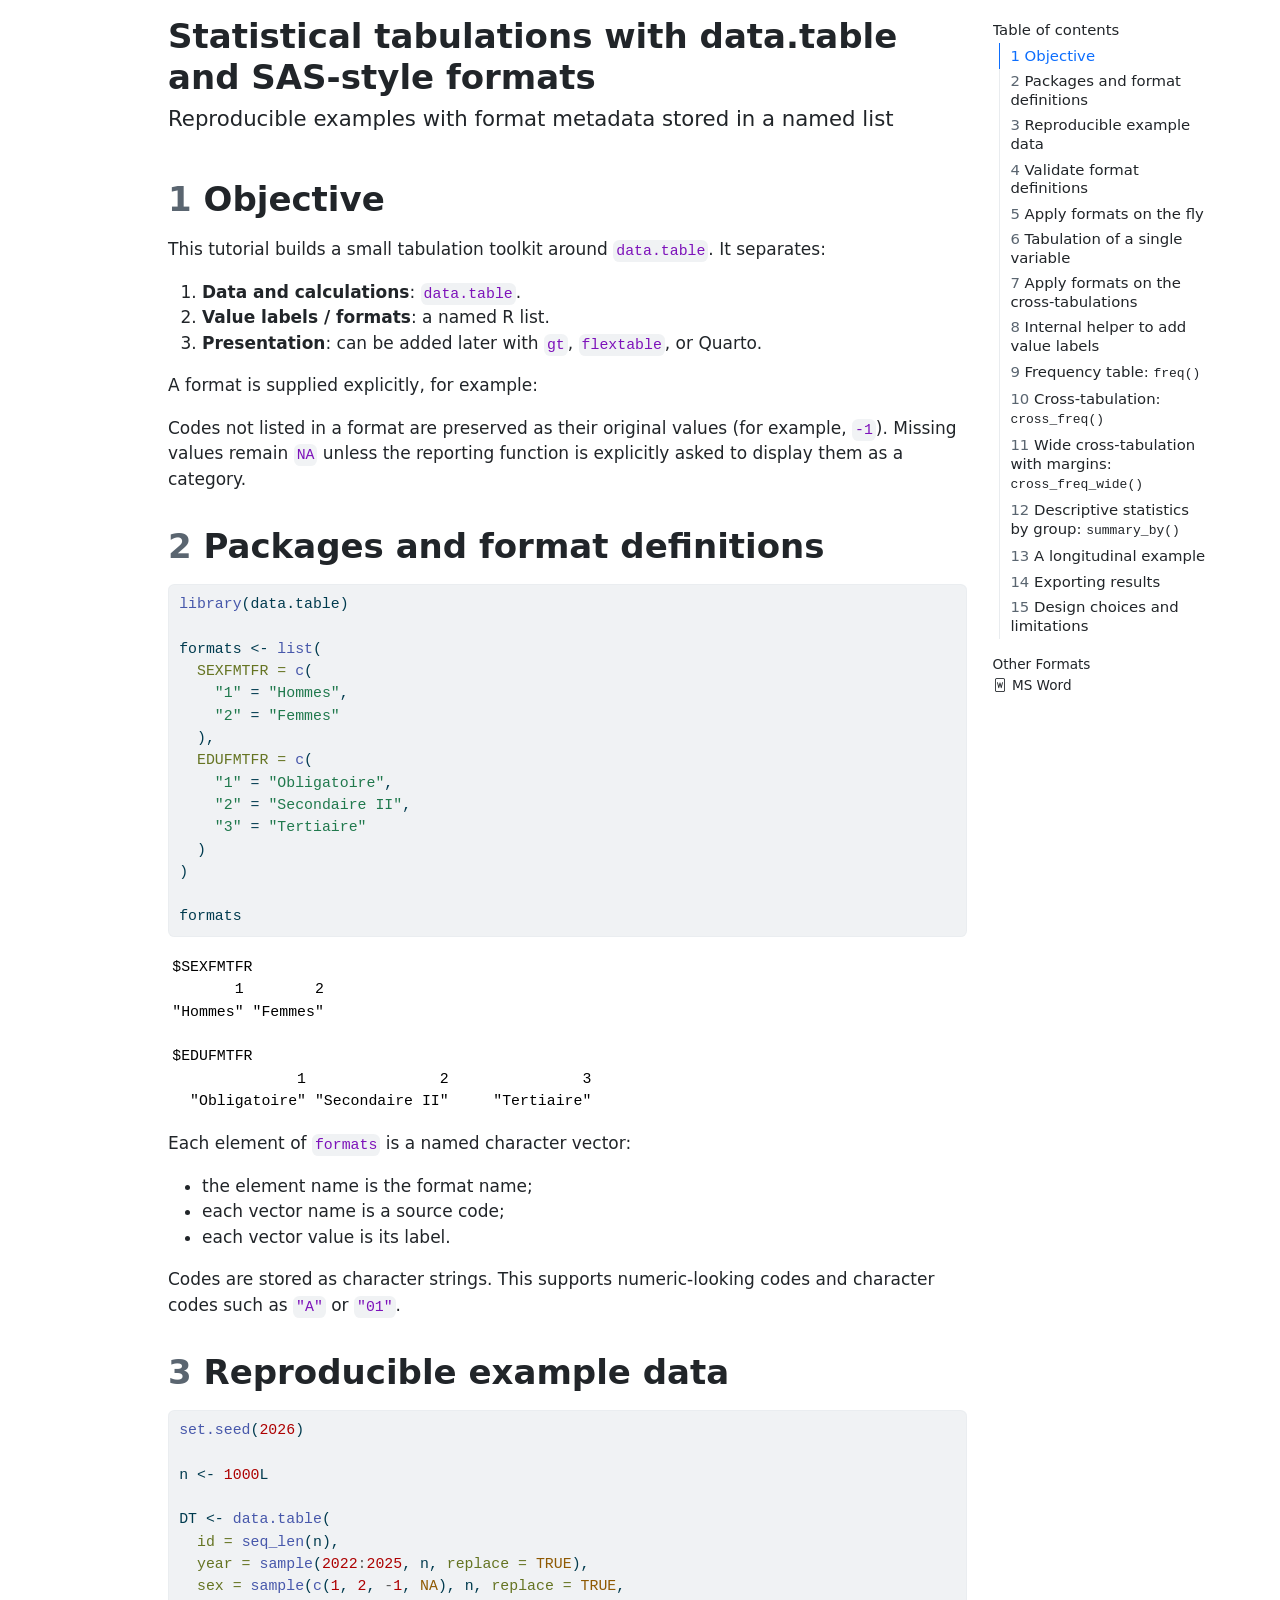
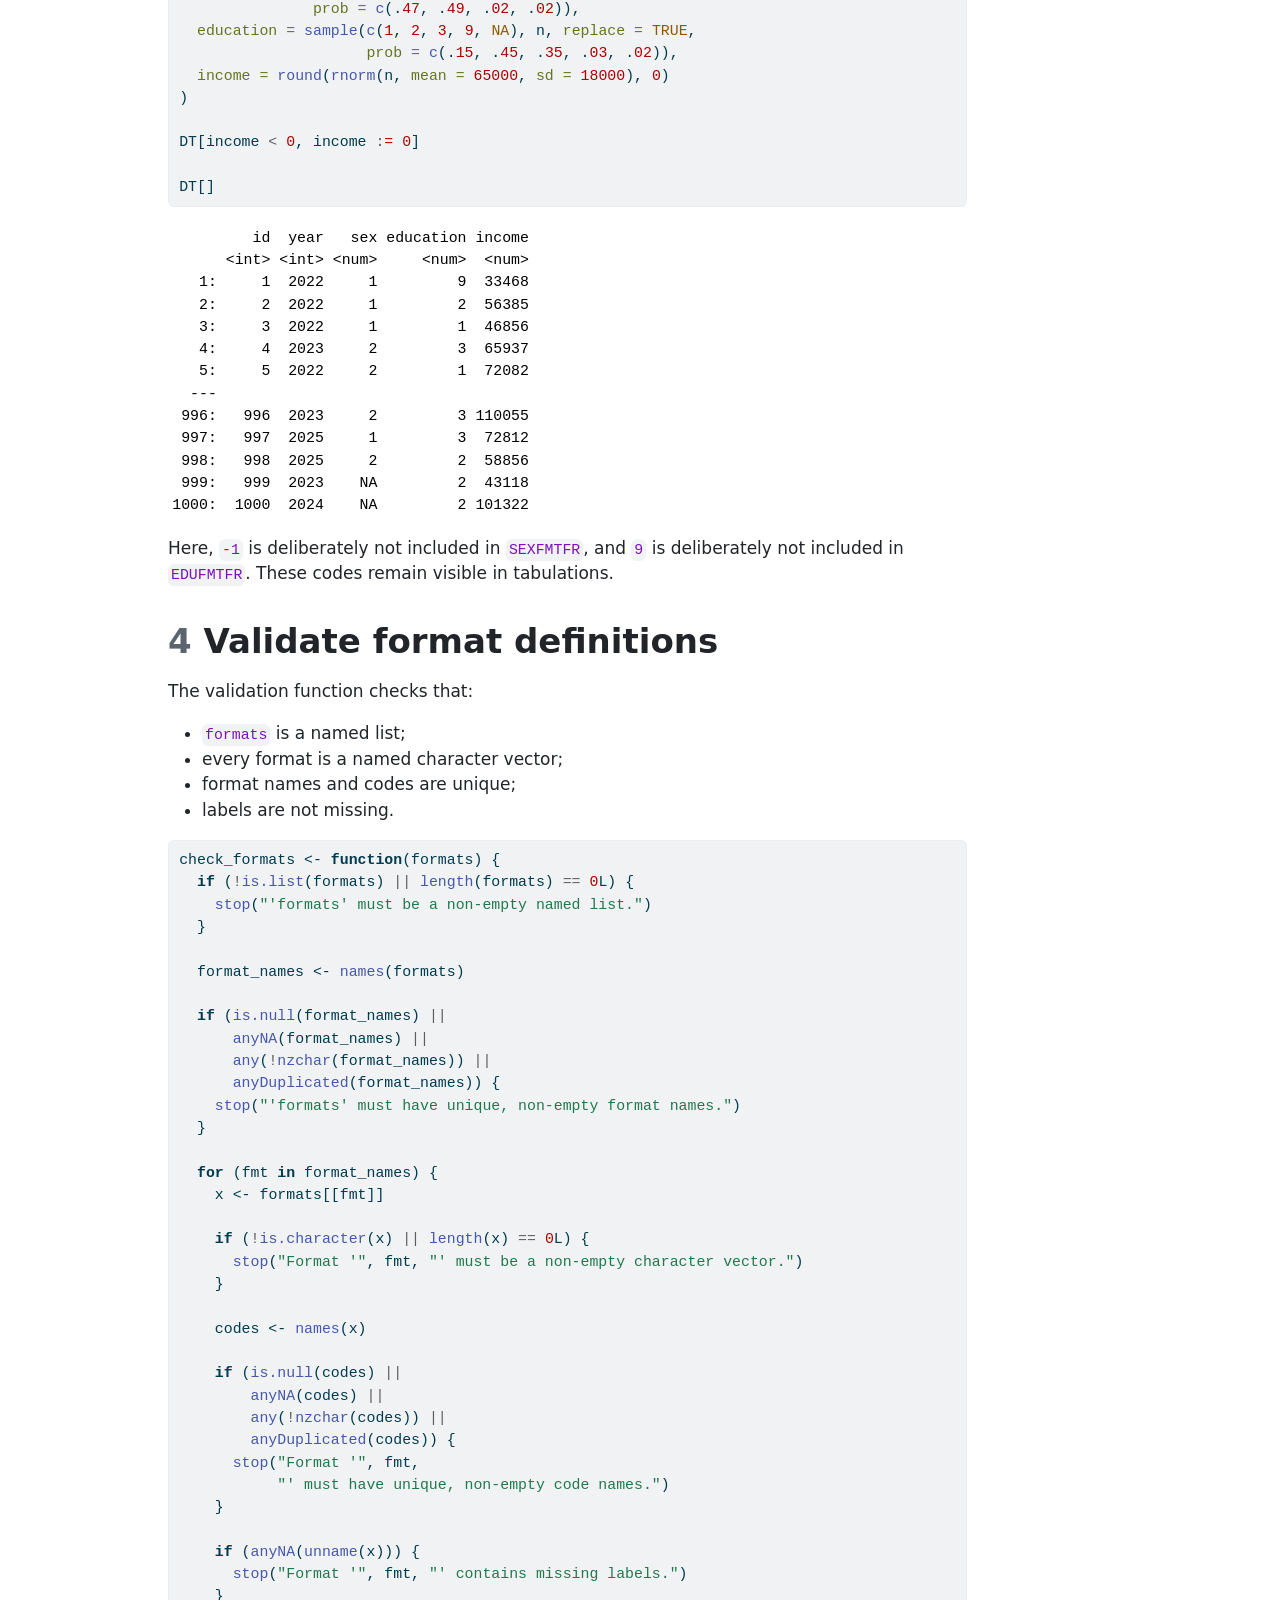
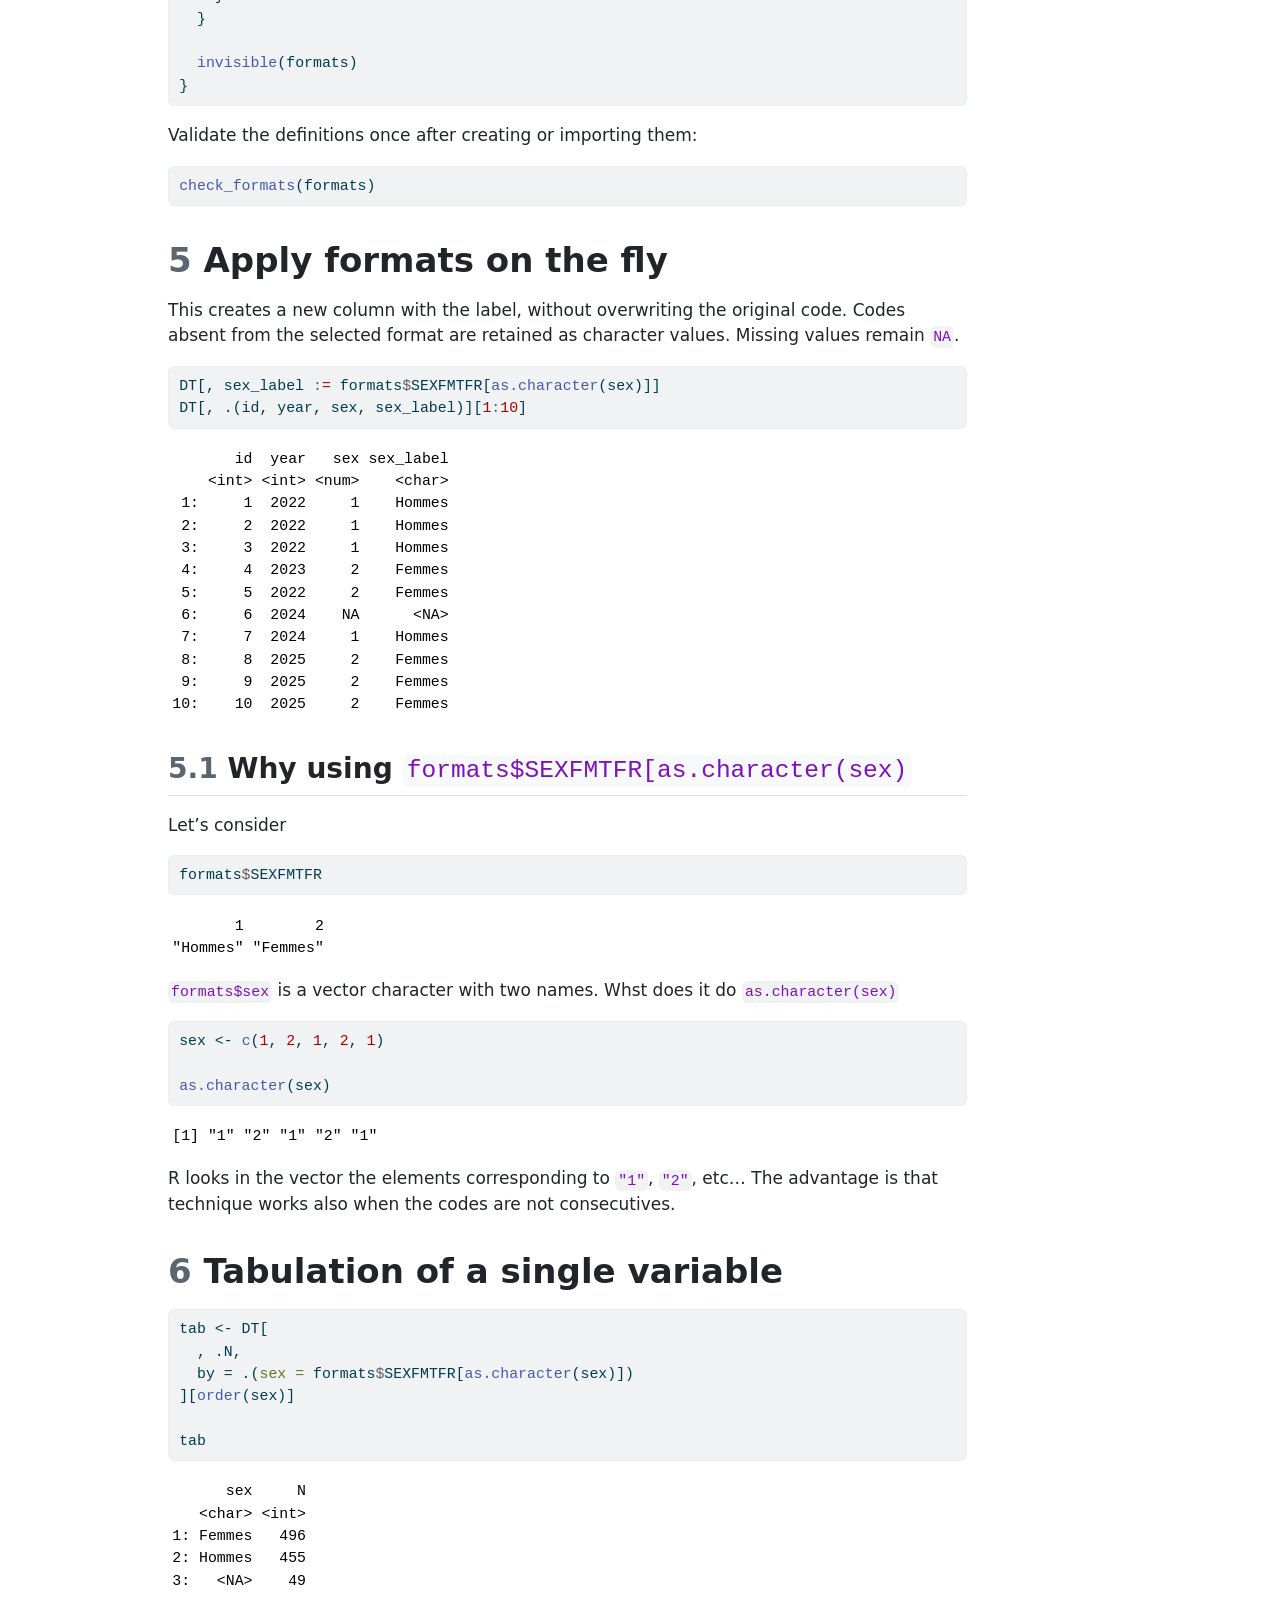
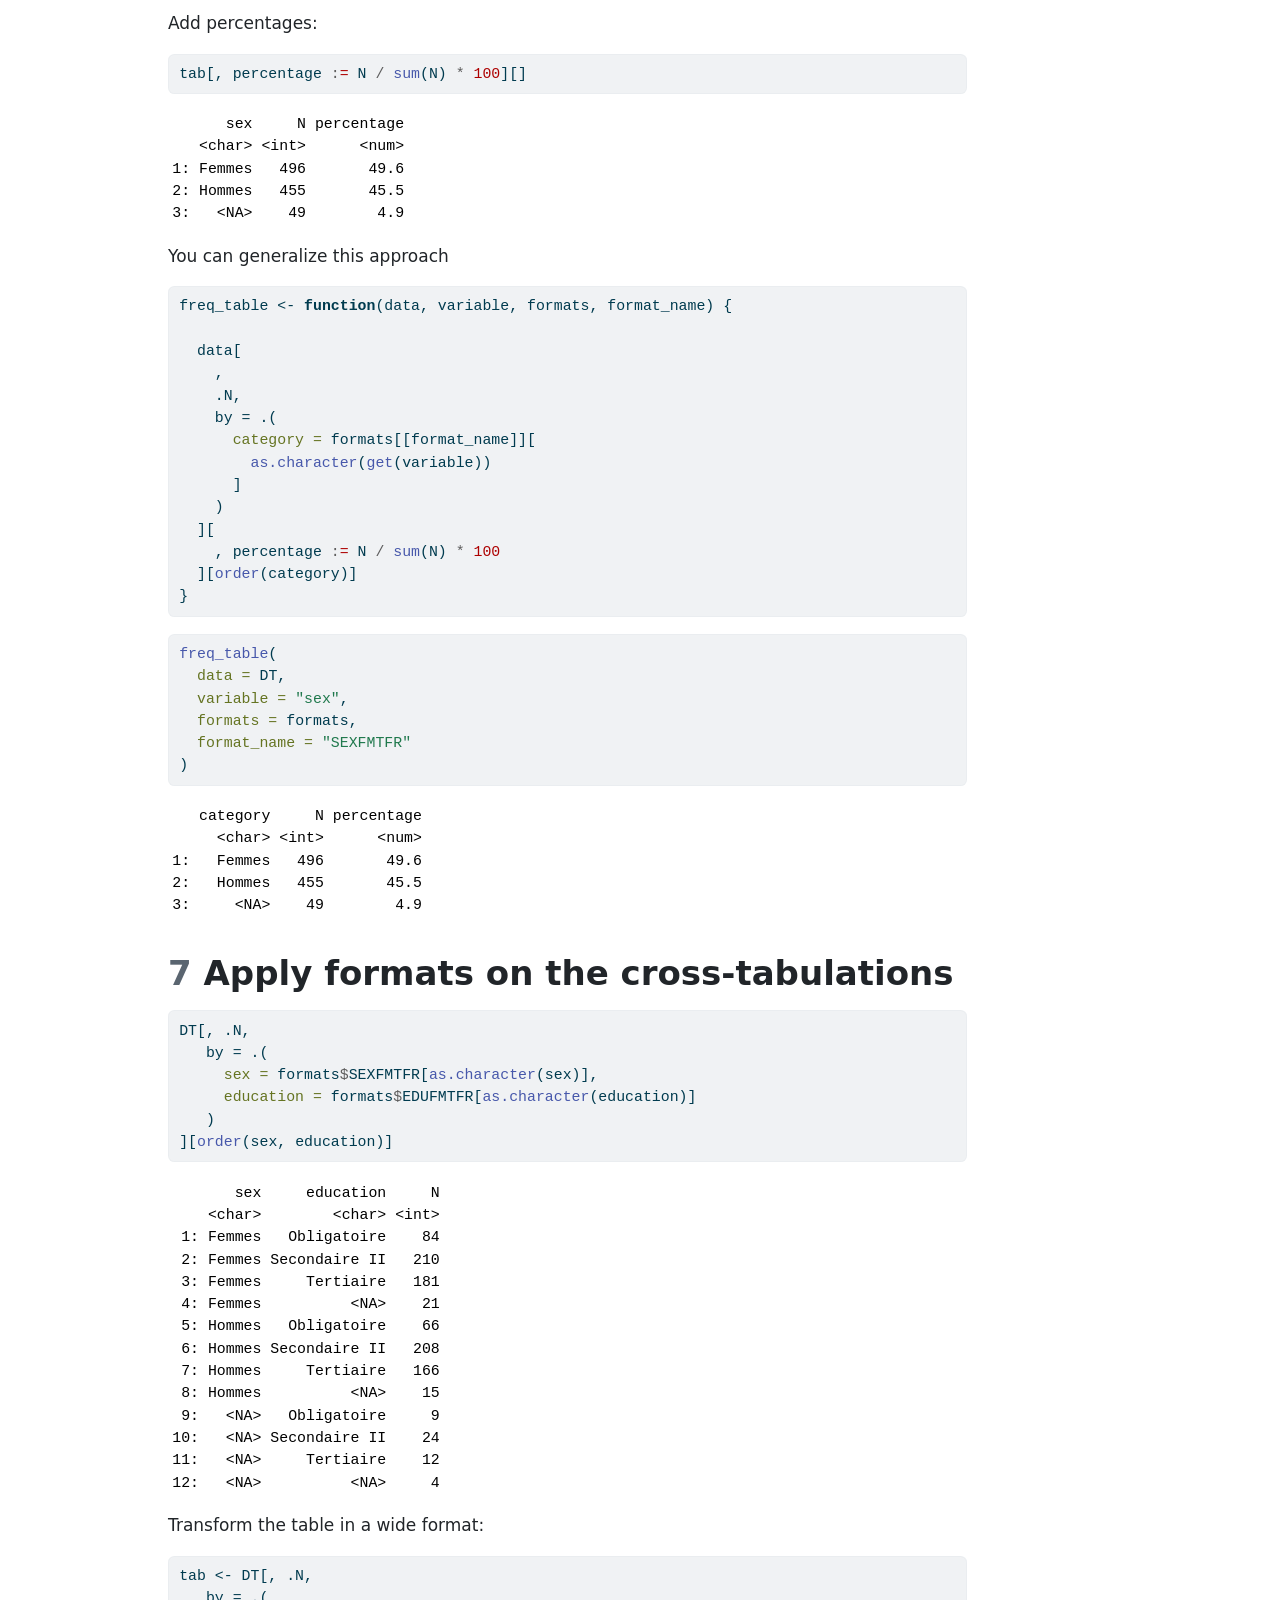
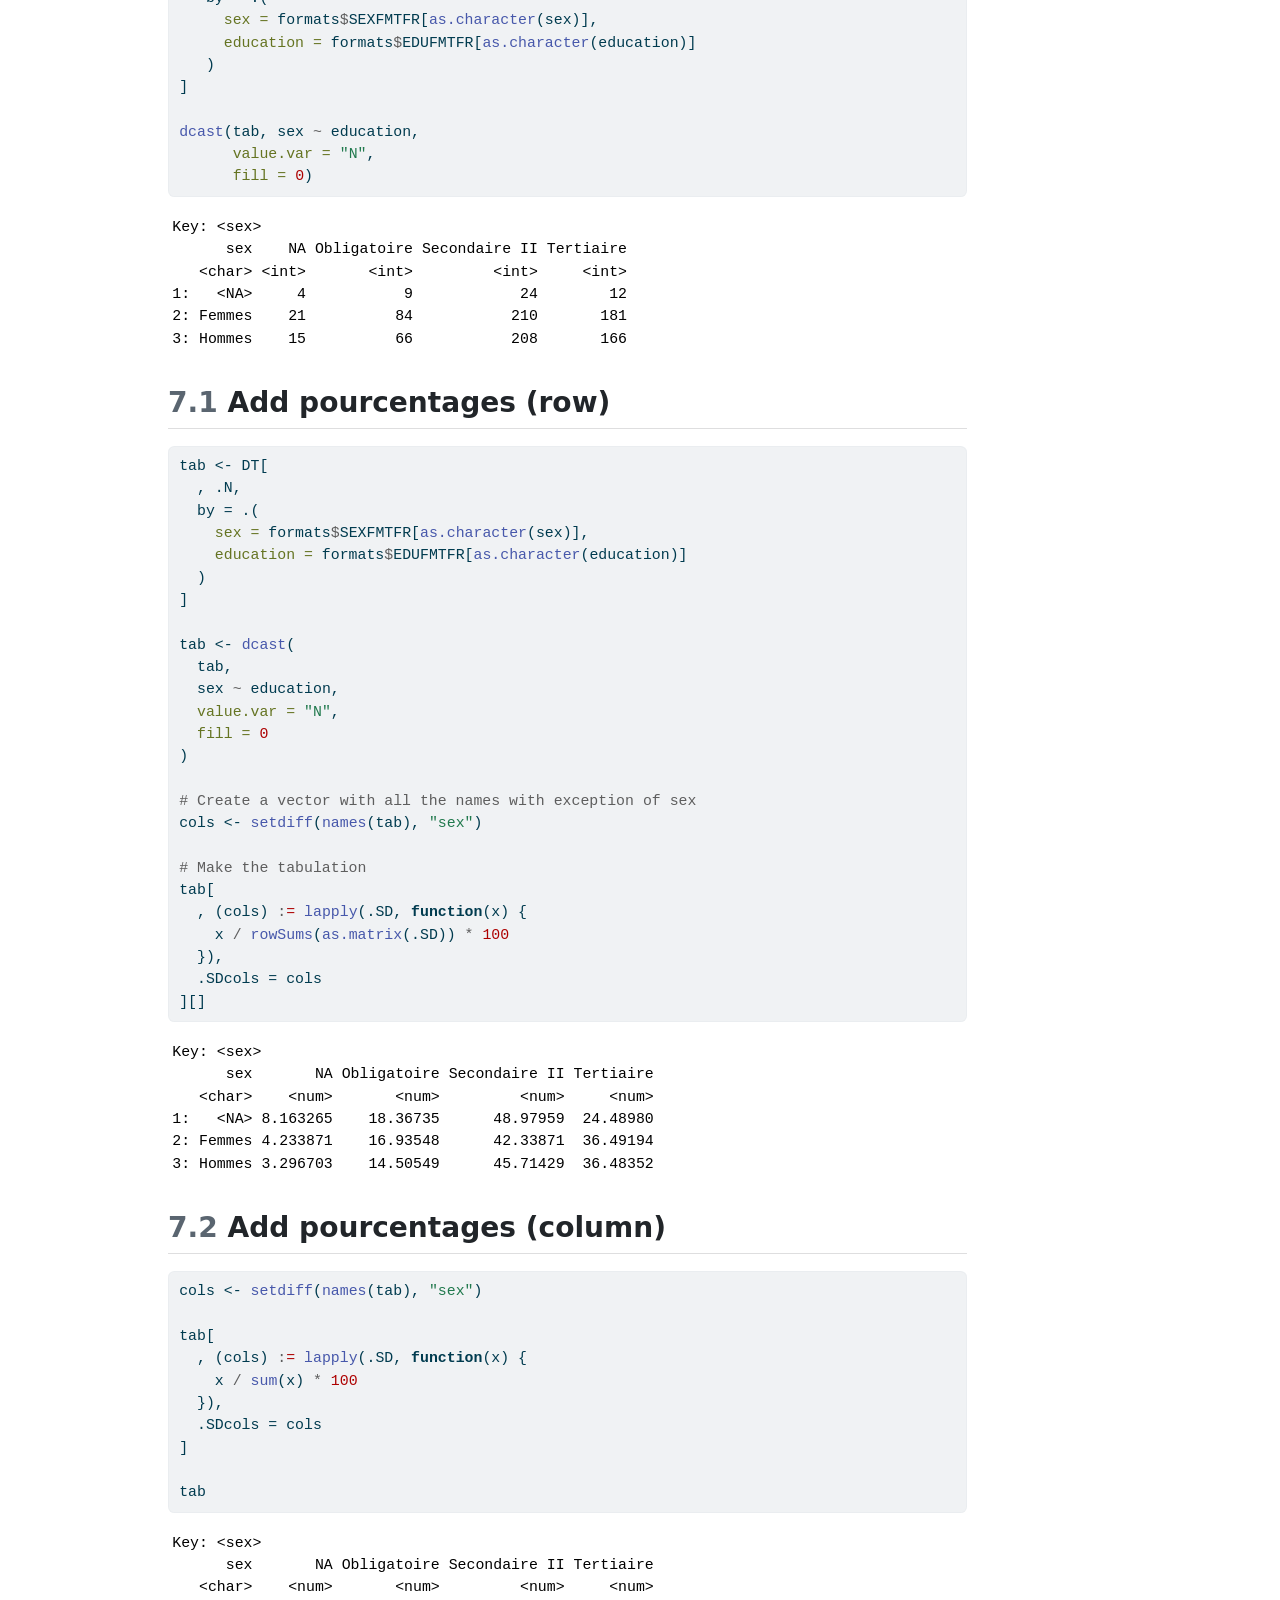
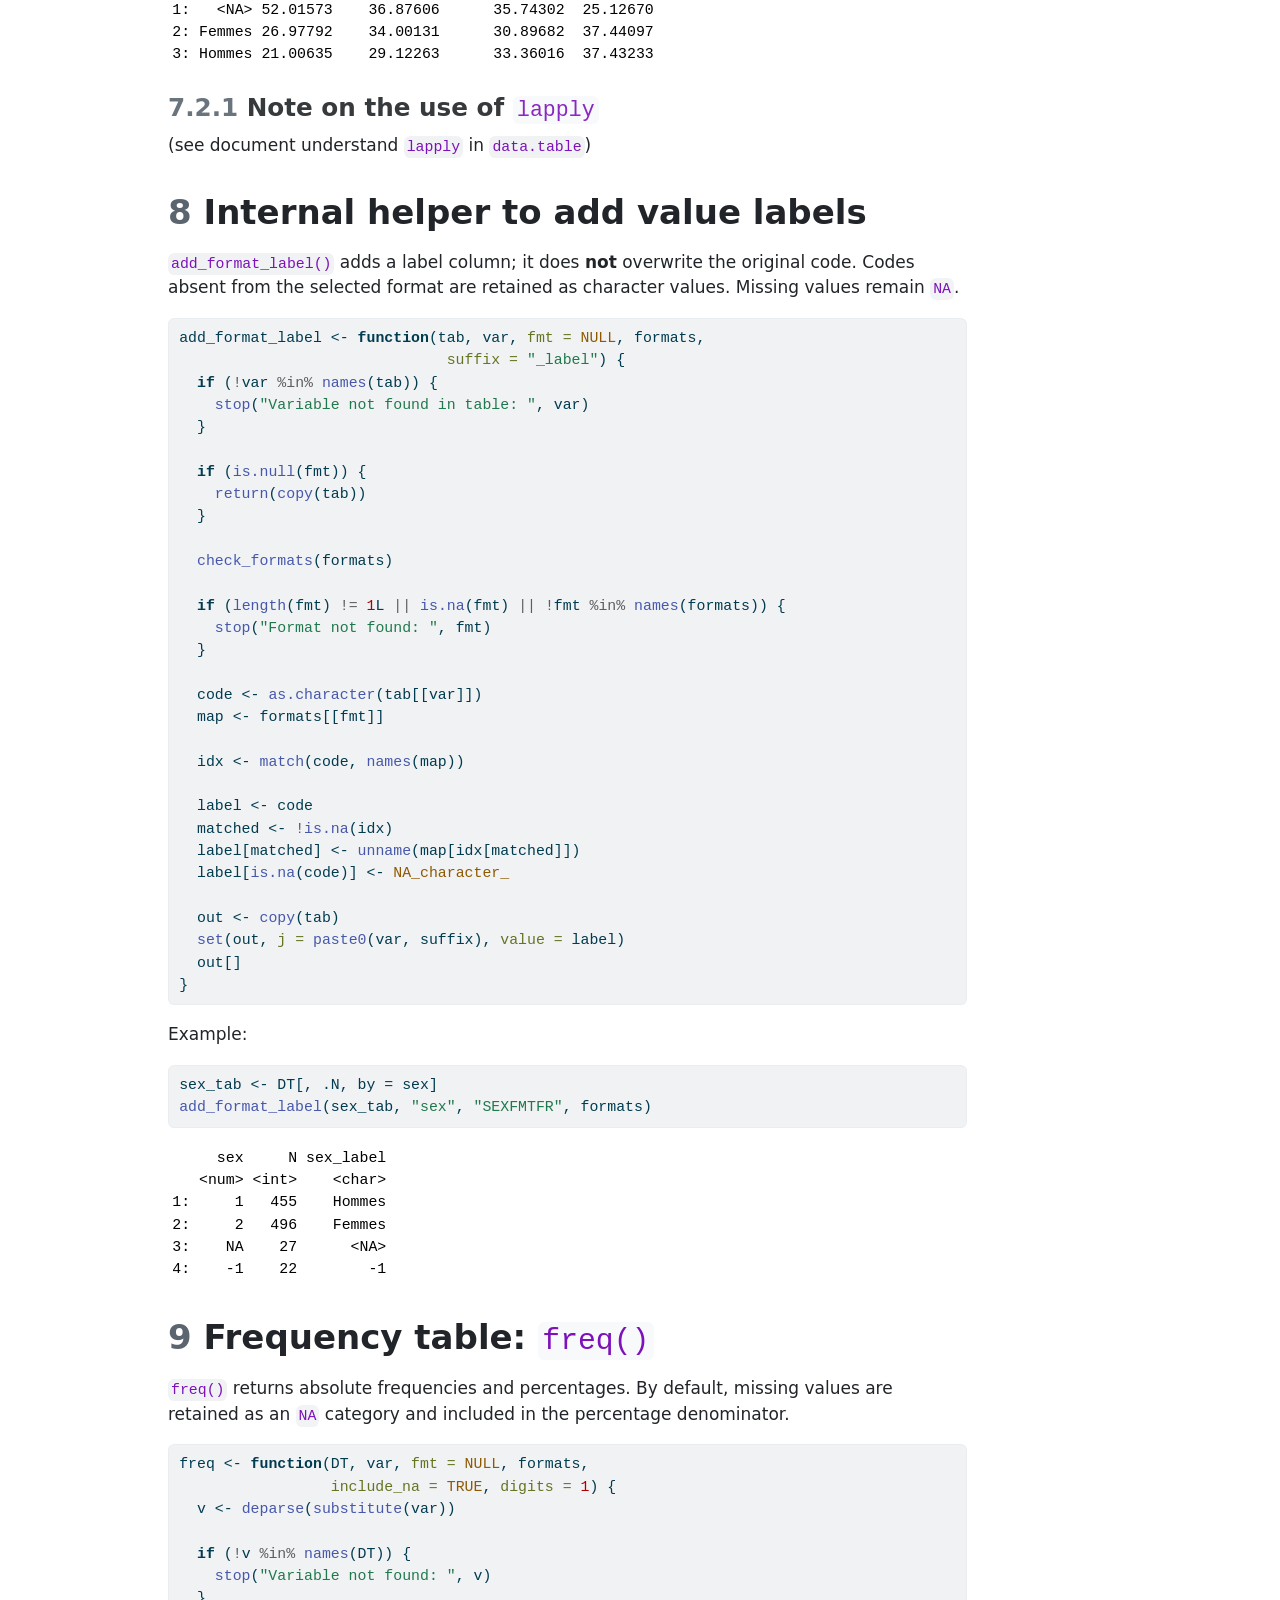
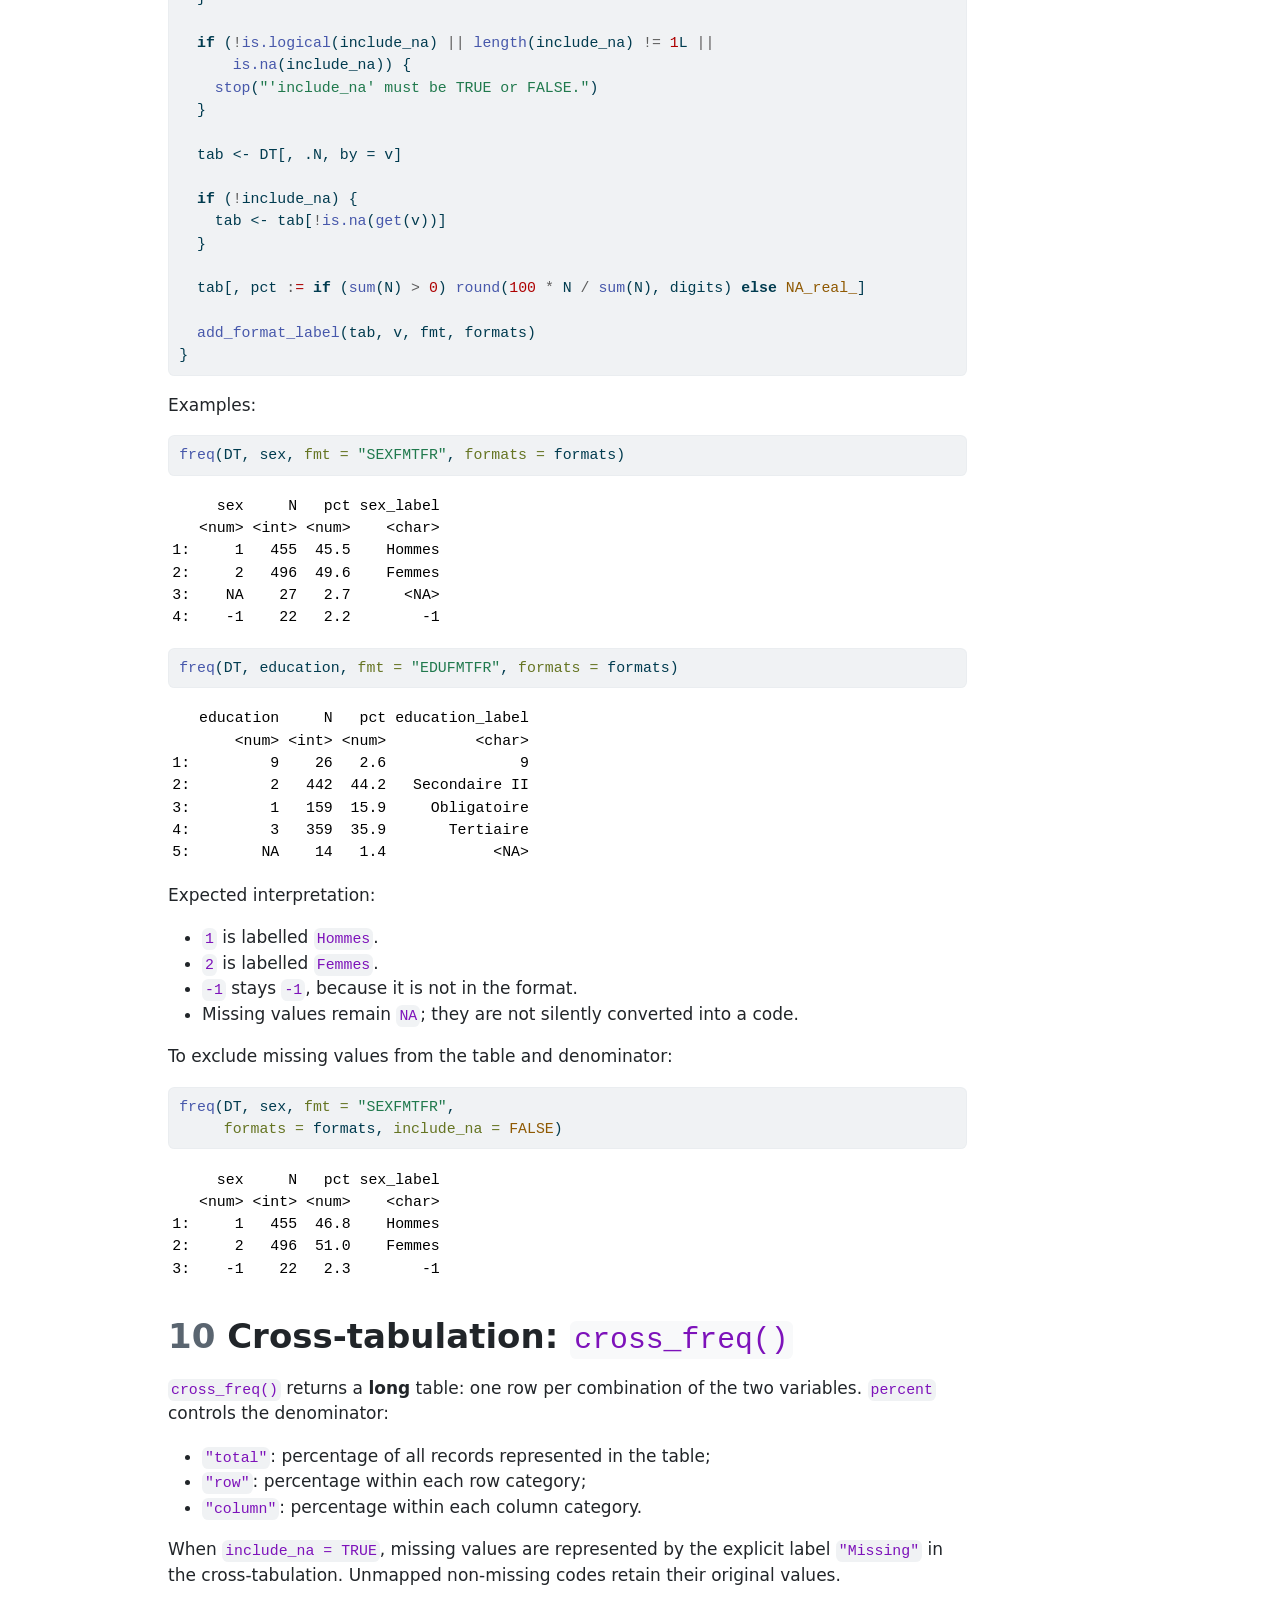
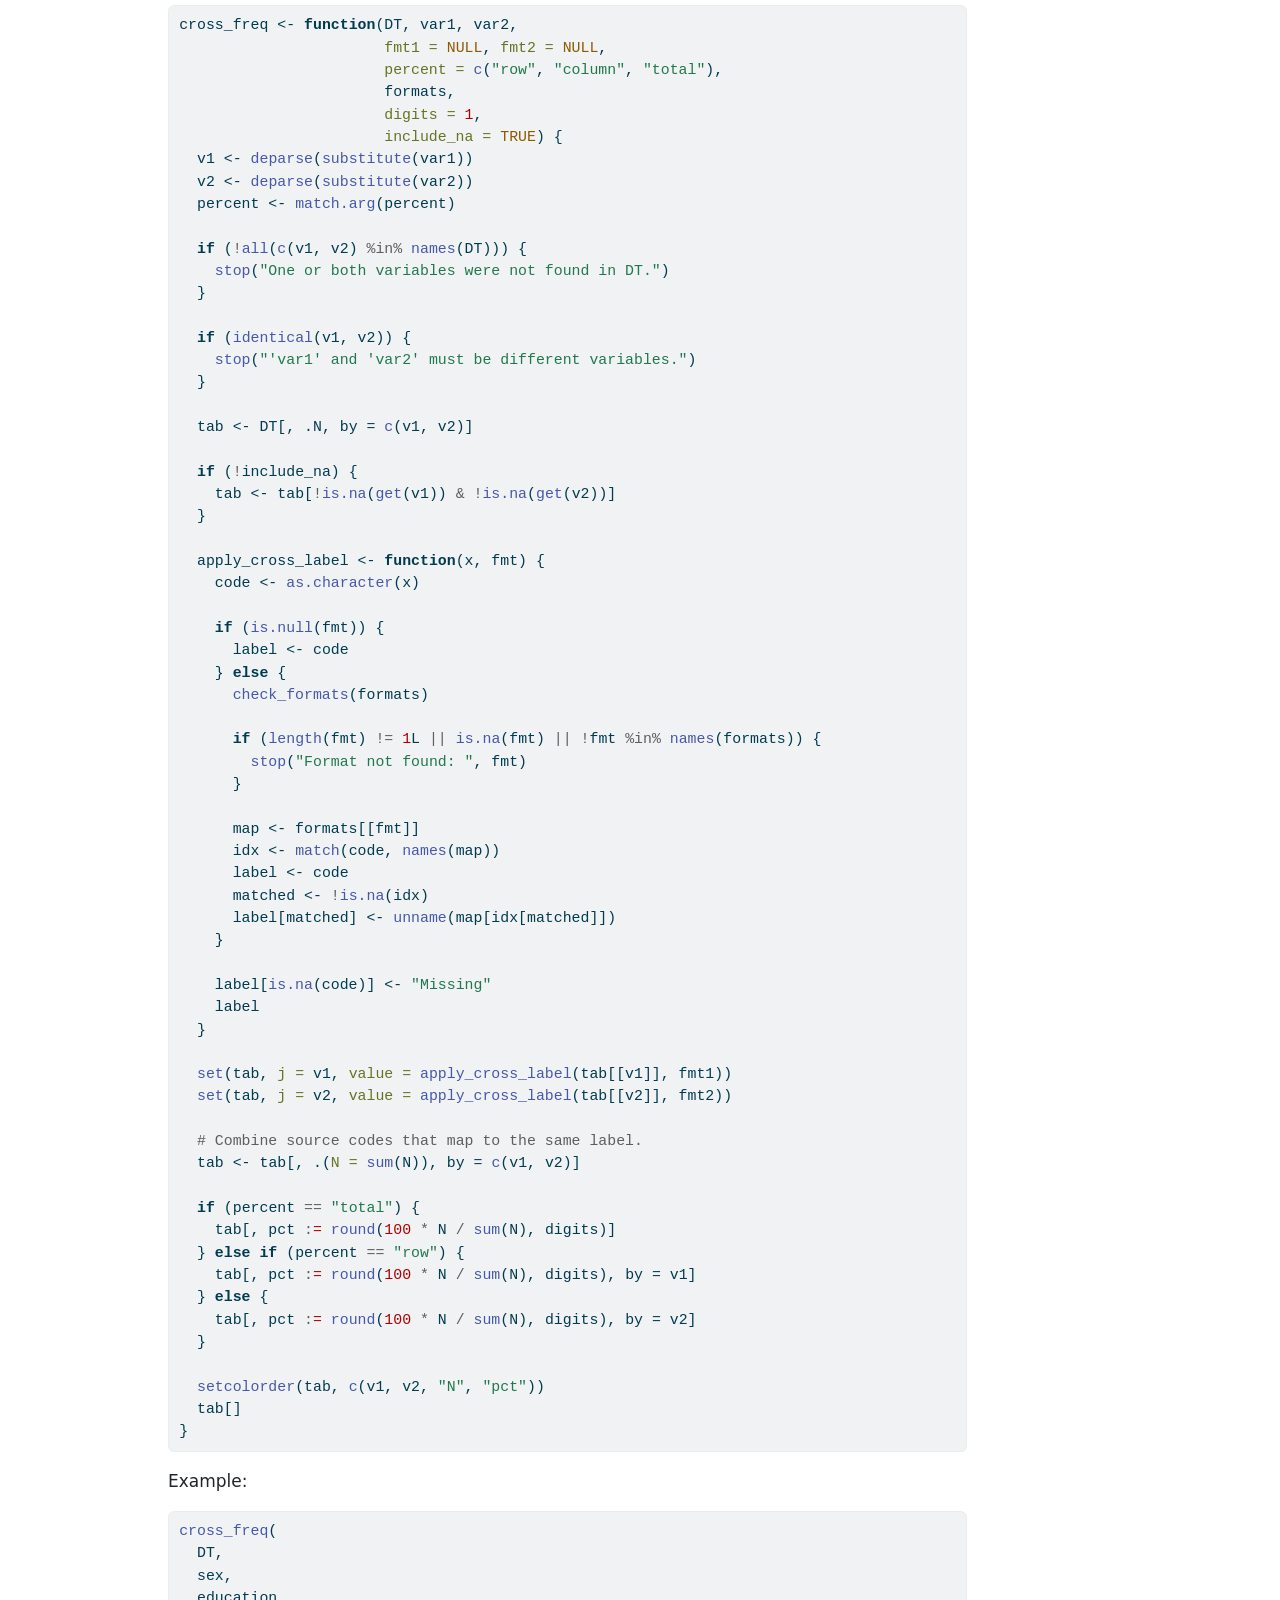
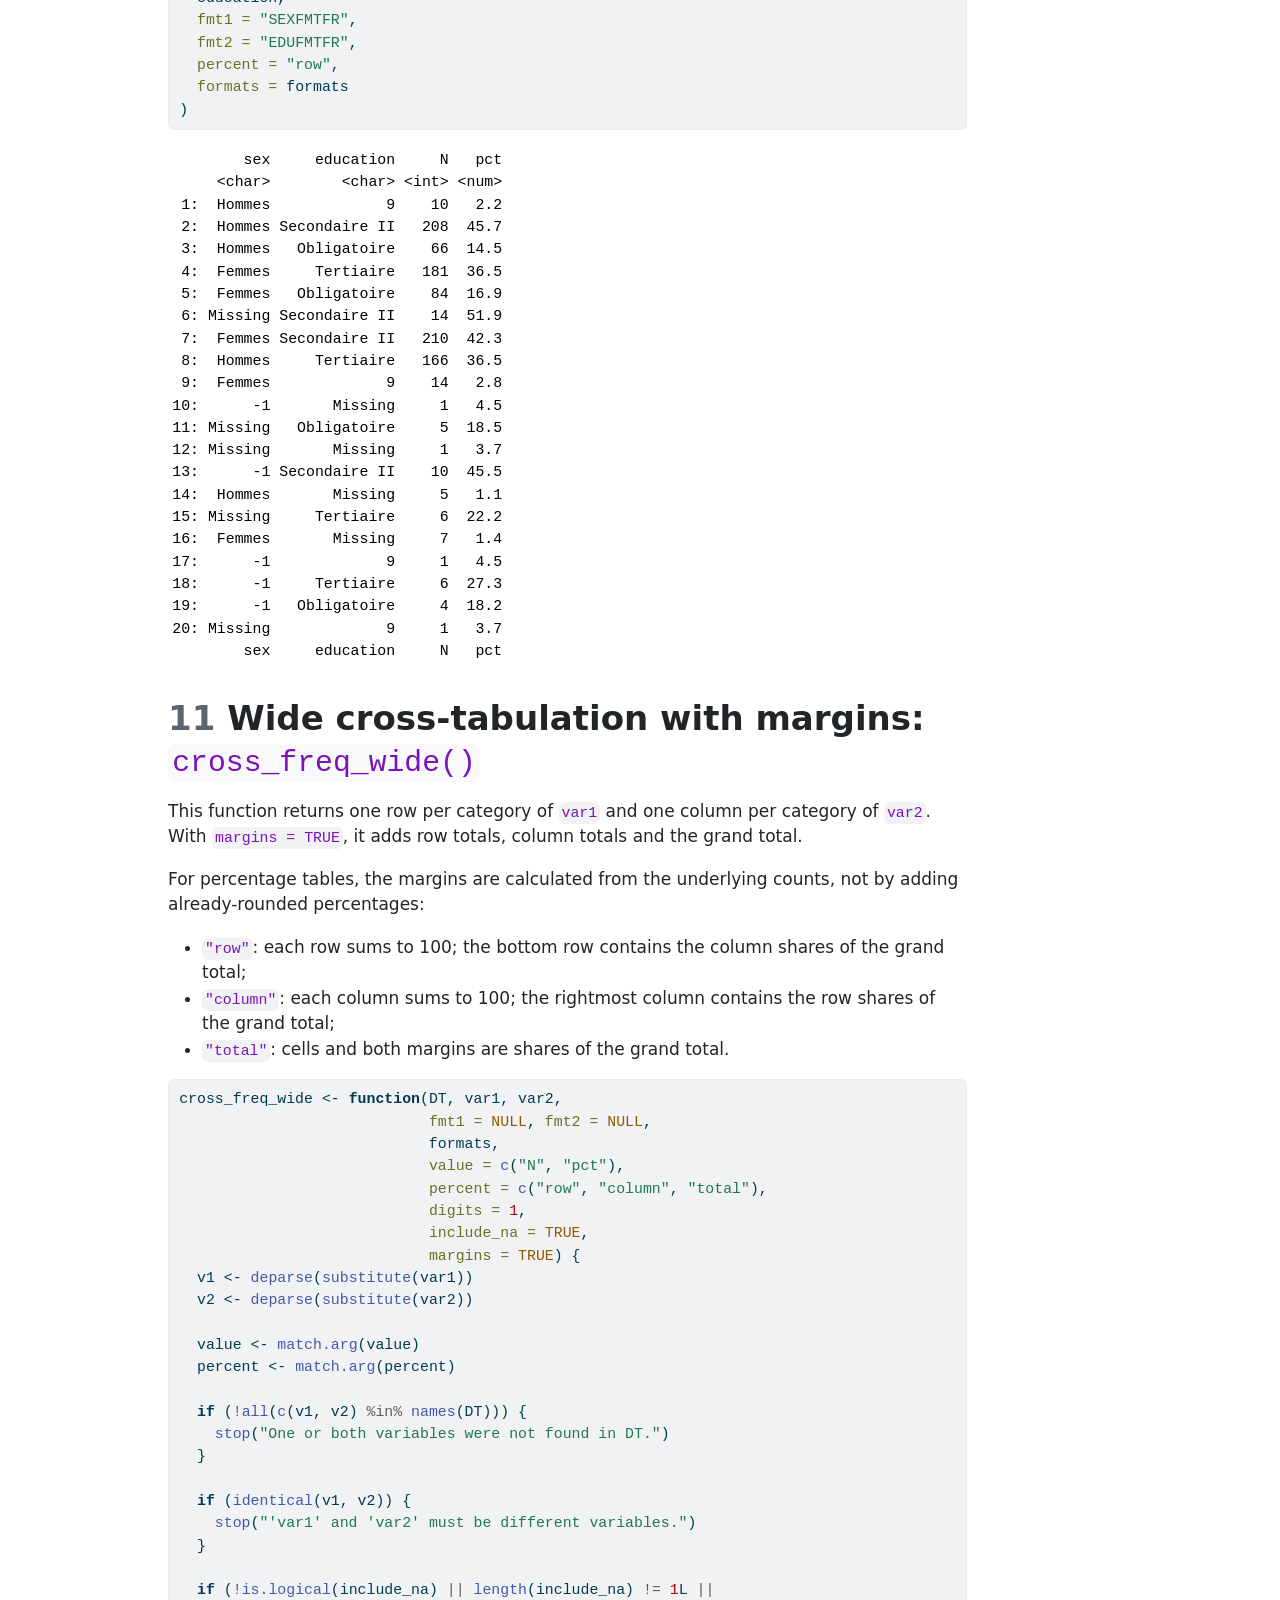
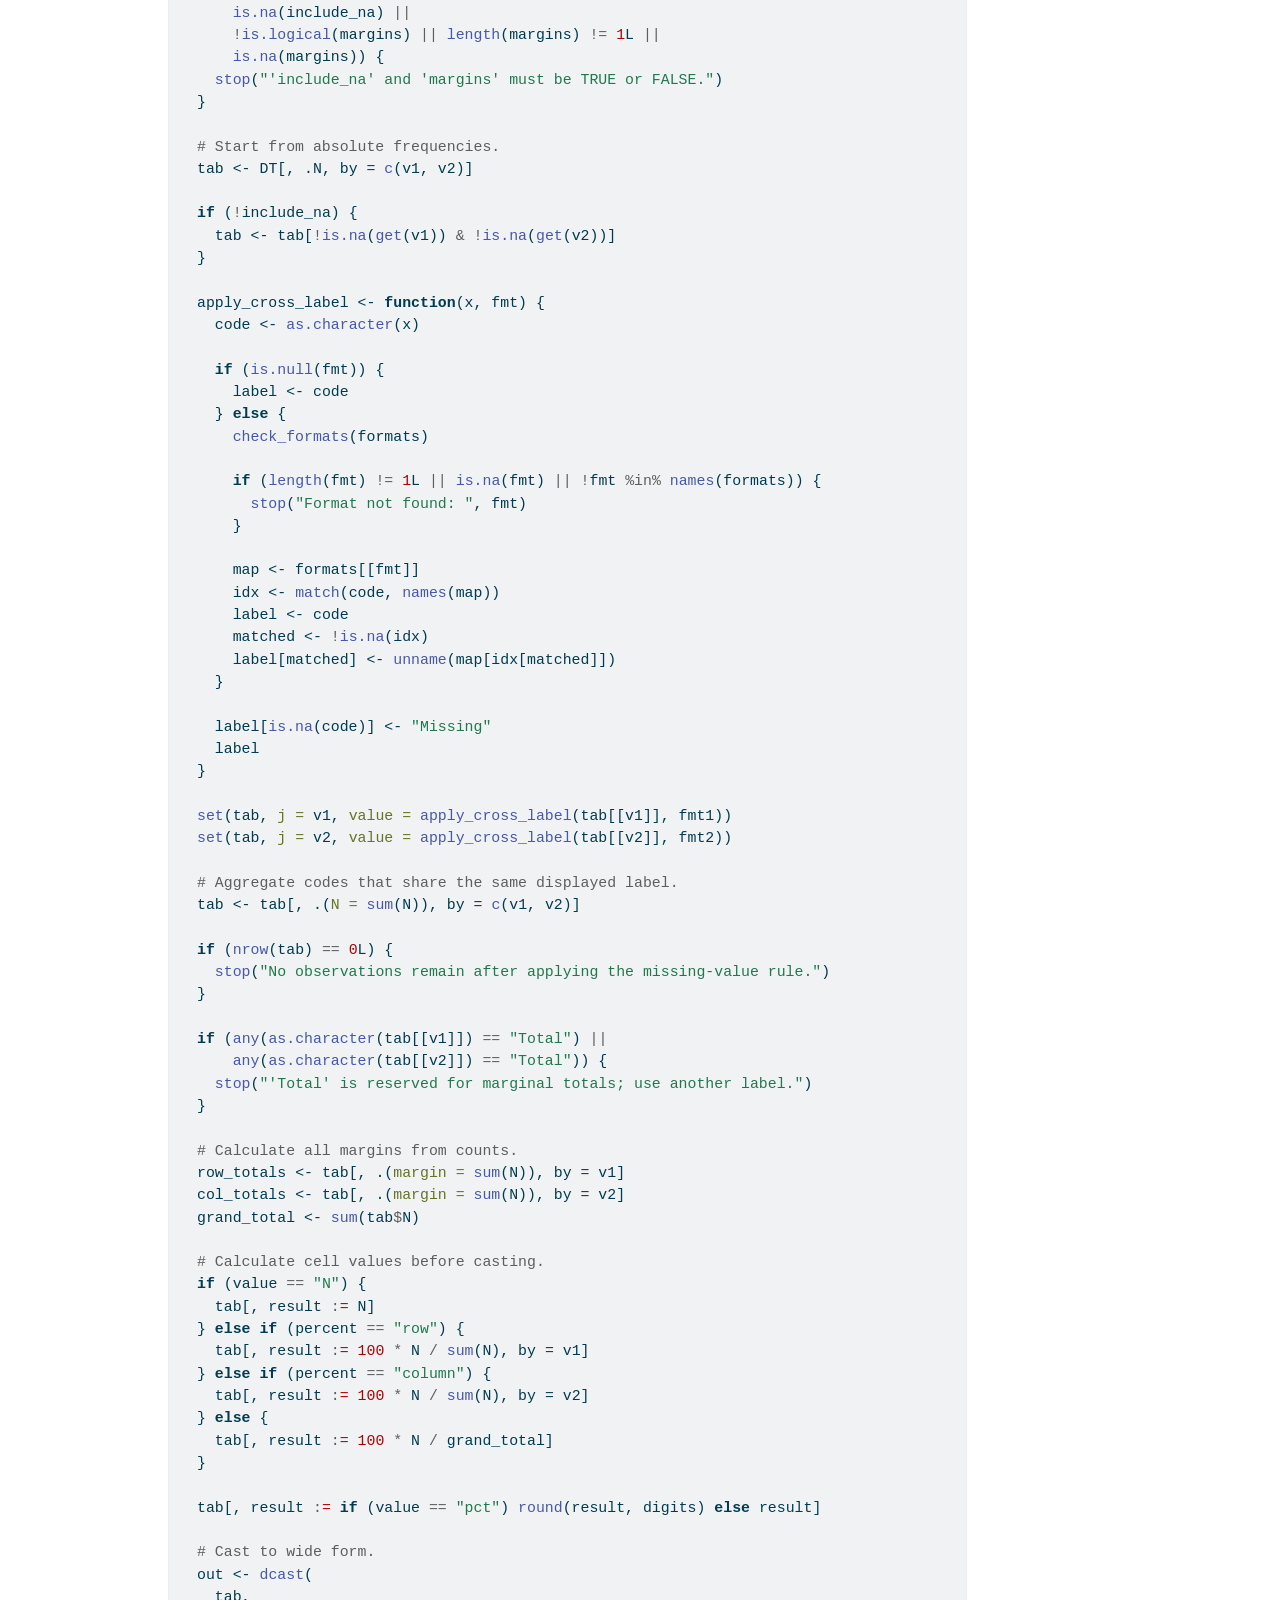
<file: docs/data_table_tab_with_metadata_from_list.html>
<!DOCTYPE html>
<html xmlns="http://www.w3.org/1999/xhtml" lang="en" xml:lang="en"><head>

<meta charset="utf-8">
<meta name="generator" content="quarto-1.10.20">

<meta name="viewport" content="width=device-width, initial-scale=1.0, user-scalable=yes">


<title>Statistical tabulations with data.table and SAS-style formats</title>
<style>
/* Default styles provided by pandoc.
** See https://pandoc.org/MANUAL.html#variables-for-html for config info.
*/
span.smallcaps{font-variant: small-caps;}
div.columns{display: flex; gap: 1.5em;}
div.column{flex: auto;}
@media screen {
div.columns{gap: min(4vw, 1.5em);}
div.column{overflow-x: auto;}
}
div.hanging-indent{margin-left: 1.5em; text-indent: -1.5em;}
ul.task-list{list-style: none;}
ul.task-list li input[type="checkbox"] {
  width: 0.8em;
  margin: 0 0.8em 0.2em -1em; /* quarto-specific, see https://github.com/quarto-dev/quarto-cli/issues/4556 */ 
  vertical-align: middle;
}
/* CSS for syntax highlighting */
html { -webkit-text-size-adjust: 100%; }
pre > code.sourceCode { white-space: pre; position: relative; }
pre > code.sourceCode > span { display: inline-block; line-height: 1.25; }
pre > code.sourceCode > span:empty { height: 1.2em; }
.sourceCode { overflow: visible; }
code.sourceCode > span { color: inherit; text-decoration: inherit; }
div.sourceCode { margin: 1em 0; }
pre.sourceCode { margin: 0; }
@media screen {
div.sourceCode { overflow: auto; }
}
@media print {
pre > code.sourceCode { white-space: pre-wrap; }
pre > code.sourceCode > span { text-indent: -5em; padding-left: 5em; }
}
pre.numberSource code
  { counter-reset: source-line 0; }
pre.numberSource code > span
  { position: relative; left: -4em; counter-increment: source-line; }
pre.numberSource code > span > a:first-child::before
  { content: counter(source-line);
    position: relative; left: -1em; text-align: right; vertical-align: baseline;
    border: none; display: inline-block;
    -webkit-touch-callout: none; -webkit-user-select: none;
    -khtml-user-select: none; -moz-user-select: none;
    -ms-user-select: none; user-select: none;
    padding: 0 4px; width: 4em;
  }
pre.numberSource { margin-left: 3em;  padding-left: 4px; }
div.sourceCode
  {   }
@media screen {
pre > code.sourceCode > span > a:first-child::before { text-decoration: underline; }
}
</style>


<script src="data_table_tab_with_metadata_from_list_files/libs/clipboard/clipboard.min.js"></script>
<script src="data_table_tab_with_metadata_from_list_files/libs/quarto-html/quarto.js" type="module"></script>
<script src="data_table_tab_with_metadata_from_list_files/libs/quarto-html/tabsets/tabsets.js" type="module"></script>
<script src="data_table_tab_with_metadata_from_list_files/libs/quarto-html/popper.min.js"></script>
<script src="data_table_tab_with_metadata_from_list_files/libs/quarto-html/tippy.umd.min.js"></script>
<script src="data_table_tab_with_metadata_from_list_files/libs/quarto-html/anchor.min.js"></script>
<link href="data_table_tab_with_metadata_from_list_files/libs/quarto-html/tippy.css" rel="stylesheet">
<link href="data_table_tab_with_metadata_from_list_files/libs/quarto-html/quarto-syntax-highlighting-17888a1159294d3eb470f19f6f52f5a5.css" rel="stylesheet" id="quarto-text-highlighting-styles">
<script src="data_table_tab_with_metadata_from_list_files/libs/bootstrap/bootstrap.min.js"></script>
<link href="data_table_tab_with_metadata_from_list_files/libs/bootstrap/bootstrap-icons.css" rel="stylesheet">
<link href="data_table_tab_with_metadata_from_list_files/libs/bootstrap/bootstrap-fbc62386e12af94b63db1a7c70f63dba.min.css" rel="stylesheet" append-hash="true" id="quarto-bootstrap" data-mode="light">


</head>

<body class="quarto-light">

<div id="quarto-content" class="page-columns page-rows-contents page-layout-article">
<div id="quarto-margin-sidebar" class="sidebar margin-sidebar">
  <nav id="TOC" role="doc-toc" class="toc-active">
    <h2 id="toc-title">Table of contents</h2>
   
  <ul>
  <li><a href="#objective" id="toc-objective" class="nav-link active" data-scroll-target="#objective"><span class="header-section-number">1</span> Objective</a></li>
  <li><a href="#packages-and-format-definitions" id="toc-packages-and-format-definitions" class="nav-link" data-scroll-target="#packages-and-format-definitions"><span class="header-section-number">2</span> Packages and format definitions</a></li>
  <li><a href="#reproducible-example-data" id="toc-reproducible-example-data" class="nav-link" data-scroll-target="#reproducible-example-data"><span class="header-section-number">3</span> Reproducible example data</a></li>
  <li><a href="#validate-format-definitions" id="toc-validate-format-definitions" class="nav-link" data-scroll-target="#validate-format-definitions"><span class="header-section-number">4</span> Validate format definitions</a></li>
  <li><a href="#apply-formats-on-the-fly" id="toc-apply-formats-on-the-fly" class="nav-link" data-scroll-target="#apply-formats-on-the-fly"><span class="header-section-number">5</span> Apply formats on the fly</a>
  <ul class="collapse">
  <li><a href="#why-using-formatssexfmtfras.charactersex" id="toc-why-using-formatssexfmtfras.charactersex" class="nav-link" data-scroll-target="#why-using-formatssexfmtfras.charactersex"><span class="header-section-number">5.1</span> Why using <code>formats$SEXFMTFR[as.character(sex)</code></a></li>
  </ul></li>
  <li><a href="#tabulation-of-a-single-variable" id="toc-tabulation-of-a-single-variable" class="nav-link" data-scroll-target="#tabulation-of-a-single-variable"><span class="header-section-number">6</span> Tabulation of a single variable</a></li>
  <li><a href="#apply-formats-on-the-cross-tabulations" id="toc-apply-formats-on-the-cross-tabulations" class="nav-link" data-scroll-target="#apply-formats-on-the-cross-tabulations"><span class="header-section-number">7</span> Apply formats on the cross-tabulations</a>
  <ul class="collapse">
  <li><a href="#add-pourcentages-row" id="toc-add-pourcentages-row" class="nav-link" data-scroll-target="#add-pourcentages-row"><span class="header-section-number">7.1</span> Add pourcentages (row)</a></li>
  <li><a href="#add-pourcentages-column" id="toc-add-pourcentages-column" class="nav-link" data-scroll-target="#add-pourcentages-column"><span class="header-section-number">7.2</span> Add pourcentages (column)</a>
  <ul class="collapse">
  <li><a href="#note-on-the-use-of-lapply" id="toc-note-on-the-use-of-lapply" class="nav-link" data-scroll-target="#note-on-the-use-of-lapply"><span class="header-section-number">7.2.1</span> Note on the use of <code>lapply</code></a></li>
  </ul></li>
  </ul></li>
  <li><a href="#internal-helper-to-add-value-labels" id="toc-internal-helper-to-add-value-labels" class="nav-link" data-scroll-target="#internal-helper-to-add-value-labels"><span class="header-section-number">8</span> Internal helper to add value labels</a></li>
  <li><a href="#frequency-table-freq" id="toc-frequency-table-freq" class="nav-link" data-scroll-target="#frequency-table-freq"><span class="header-section-number">9</span> Frequency table: <code>freq()</code></a></li>
  <li><a href="#cross-tabulation-cross_freq" id="toc-cross-tabulation-cross_freq" class="nav-link" data-scroll-target="#cross-tabulation-cross_freq"><span class="header-section-number">10</span> Cross-tabulation: <code>cross_freq()</code></a></li>
  <li><a href="#wide-cross-tabulation-with-margins-cross_freq_wide" id="toc-wide-cross-tabulation-with-margins-cross_freq_wide" class="nav-link" data-scroll-target="#wide-cross-tabulation-with-margins-cross_freq_wide"><span class="header-section-number">11</span> Wide cross-tabulation with margins: <code>cross_freq_wide()</code></a></li>
  <li><a href="#descriptive-statistics-by-group-summary_by" id="toc-descriptive-statistics-by-group-summary_by" class="nav-link" data-scroll-target="#descriptive-statistics-by-group-summary_by"><span class="header-section-number">12</span> Descriptive statistics by group: <code>summary_by()</code></a></li>
  <li><a href="#a-longitudinal-example" id="toc-a-longitudinal-example" class="nav-link" data-scroll-target="#a-longitudinal-example"><span class="header-section-number">13</span> A longitudinal example</a></li>
  <li><a href="#exporting-results" id="toc-exporting-results" class="nav-link" data-scroll-target="#exporting-results"><span class="header-section-number">14</span> Exporting results</a></li>
  <li><a href="#design-choices-and-limitations" id="toc-design-choices-and-limitations" class="nav-link" data-scroll-target="#design-choices-and-limitations"><span class="header-section-number">15</span> Design choices and limitations</a></li>
  </ul>
<div class="quarto-alternate-formats"><h2>Other Formats</h2><ul><li><a href="data_table_tab_with_metadata_from_list.docx"><i class="bi bi-file-word"></i>MS Word</a></li></ul></div></nav>
</div>
<main class="content" id="quarto-document-content">

<header id="title-block-header" class="quarto-title-block default">
<div class="quarto-title">
<h1 class="title">Statistical tabulations with data.table and SAS-style formats</h1>
<p class="subtitle lead">Reproducible examples with format metadata stored in a named list</p>
</div>



<div class="quarto-title-meta">

    
  
    
  </div>
  


</header>


<section id="objective" class="level1" data-number="1">
<h1 data-number="1"><span class="header-section-number">1</span> Objective</h1>
<p>This tutorial builds a small tabulation toolkit around <code>data.table</code>. It separates:</p>
<ol type="1">
<li><strong>Data and calculations</strong>: <code>data.table</code>.</li>
<li><strong>Value labels / formats</strong>: a named R list.</li>
<li><strong>Presentation</strong>: can be added later with <code>gt</code>, <code>flextable</code>, or Quarto.</li>
</ol>
<p>A format is supplied explicitly, for example:</p>
<p>Codes not listed in a format are preserved as their original values (for example, <code>-1</code>). Missing values remain <code>NA</code> unless the reporting function is explicitly asked to display them as a category.</p>
</section>
<section id="packages-and-format-definitions" class="level1" data-number="2">
<h1 data-number="2"><span class="header-section-number">2</span> Packages and format definitions</h1>
<div class="cell">
<div class="code-copy-outer-scaffold"><div class="sourceCode cell-code" id="cb1"><pre class="sourceCode r code-with-copy"><code class="sourceCode r"><span id="cb1-1"><a href="#cb1-1" aria-hidden="true" tabindex="-1"></a><span class="fu">library</span>(data.table)</span>
<span id="cb1-2"><a href="#cb1-2" aria-hidden="true" tabindex="-1"></a></span>
<span id="cb1-3"><a href="#cb1-3" aria-hidden="true" tabindex="-1"></a>formats <span class="ot">&lt;-</span> <span class="fu">list</span>(</span>
<span id="cb1-4"><a href="#cb1-4" aria-hidden="true" tabindex="-1"></a>  <span class="at">SEXFMTFR =</span> <span class="fu">c</span>(</span>
<span id="cb1-5"><a href="#cb1-5" aria-hidden="true" tabindex="-1"></a>    <span class="st">"1"</span> <span class="ot">=</span> <span class="st">"Hommes"</span>,</span>
<span id="cb1-6"><a href="#cb1-6" aria-hidden="true" tabindex="-1"></a>    <span class="st">"2"</span> <span class="ot">=</span> <span class="st">"Femmes"</span></span>
<span id="cb1-7"><a href="#cb1-7" aria-hidden="true" tabindex="-1"></a>  ),</span>
<span id="cb1-8"><a href="#cb1-8" aria-hidden="true" tabindex="-1"></a>  <span class="at">EDUFMTFR =</span> <span class="fu">c</span>(</span>
<span id="cb1-9"><a href="#cb1-9" aria-hidden="true" tabindex="-1"></a>    <span class="st">"1"</span> <span class="ot">=</span> <span class="st">"Obligatoire"</span>,</span>
<span id="cb1-10"><a href="#cb1-10" aria-hidden="true" tabindex="-1"></a>    <span class="st">"2"</span> <span class="ot">=</span> <span class="st">"Secondaire II"</span>,</span>
<span id="cb1-11"><a href="#cb1-11" aria-hidden="true" tabindex="-1"></a>    <span class="st">"3"</span> <span class="ot">=</span> <span class="st">"Tertiaire"</span></span>
<span id="cb1-12"><a href="#cb1-12" aria-hidden="true" tabindex="-1"></a>  )</span>
<span id="cb1-13"><a href="#cb1-13" aria-hidden="true" tabindex="-1"></a>)</span>
<span id="cb1-14"><a href="#cb1-14" aria-hidden="true" tabindex="-1"></a></span>
<span id="cb1-15"><a href="#cb1-15" aria-hidden="true" tabindex="-1"></a>formats</span></code></pre></div><button title="Copy to Clipboard" class="code-copy-button"><i class="bi"></i></button></div>
<div class="cell-output cell-output-stdout">
<pre><code>$SEXFMTFR
       1        2 
"Hommes" "Femmes" 

$EDUFMTFR
              1               2               3 
  "Obligatoire" "Secondaire II"     "Tertiaire" </code></pre>
</div>
</div>
<p>Each element of <code>formats</code> is a named character vector:</p>
<ul>
<li>the element name is the format name;</li>
<li>each vector name is a source code;</li>
<li>each vector value is its label.</li>
</ul>
<p>Codes are stored as character strings. This supports numeric-looking codes and character codes such as <code>"A"</code> or <code>"01"</code>.</p>
</section>
<section id="reproducible-example-data" class="level1" data-number="3">
<h1 data-number="3"><span class="header-section-number">3</span> Reproducible example data</h1>
<div class="cell">
<div class="code-copy-outer-scaffold"><div class="sourceCode cell-code" id="cb3"><pre class="sourceCode r code-with-copy"><code class="sourceCode r"><span id="cb3-1"><a href="#cb3-1" aria-hidden="true" tabindex="-1"></a><span class="fu">set.seed</span>(<span class="dv">2026</span>)</span>
<span id="cb3-2"><a href="#cb3-2" aria-hidden="true" tabindex="-1"></a></span>
<span id="cb3-3"><a href="#cb3-3" aria-hidden="true" tabindex="-1"></a>n <span class="ot">&lt;-</span> <span class="dv">1000</span>L</span>
<span id="cb3-4"><a href="#cb3-4" aria-hidden="true" tabindex="-1"></a></span>
<span id="cb3-5"><a href="#cb3-5" aria-hidden="true" tabindex="-1"></a>DT <span class="ot">&lt;-</span> <span class="fu">data.table</span>(</span>
<span id="cb3-6"><a href="#cb3-6" aria-hidden="true" tabindex="-1"></a>  <span class="at">id =</span> <span class="fu">seq_len</span>(n),</span>
<span id="cb3-7"><a href="#cb3-7" aria-hidden="true" tabindex="-1"></a>  <span class="at">year =</span> <span class="fu">sample</span>(<span class="dv">2022</span><span class="sc">:</span><span class="dv">2025</span>, n, <span class="at">replace =</span> <span class="cn">TRUE</span>),</span>
<span id="cb3-8"><a href="#cb3-8" aria-hidden="true" tabindex="-1"></a>  <span class="at">sex =</span> <span class="fu">sample</span>(<span class="fu">c</span>(<span class="dv">1</span>, <span class="dv">2</span>, <span class="sc">-</span><span class="dv">1</span>, <span class="cn">NA</span>), n, <span class="at">replace =</span> <span class="cn">TRUE</span>,</span>
<span id="cb3-9"><a href="#cb3-9" aria-hidden="true" tabindex="-1"></a>               <span class="at">prob =</span> <span class="fu">c</span>(.<span class="dv">47</span>, .<span class="dv">49</span>, .<span class="dv">02</span>, .<span class="dv">02</span>)),</span>
<span id="cb3-10"><a href="#cb3-10" aria-hidden="true" tabindex="-1"></a>  <span class="at">education =</span> <span class="fu">sample</span>(<span class="fu">c</span>(<span class="dv">1</span>, <span class="dv">2</span>, <span class="dv">3</span>, <span class="dv">9</span>, <span class="cn">NA</span>), n, <span class="at">replace =</span> <span class="cn">TRUE</span>,</span>
<span id="cb3-11"><a href="#cb3-11" aria-hidden="true" tabindex="-1"></a>                     <span class="at">prob =</span> <span class="fu">c</span>(.<span class="dv">15</span>, .<span class="dv">45</span>, .<span class="dv">35</span>, .<span class="dv">03</span>, .<span class="dv">02</span>)),</span>
<span id="cb3-12"><a href="#cb3-12" aria-hidden="true" tabindex="-1"></a>  <span class="at">income =</span> <span class="fu">round</span>(<span class="fu">rnorm</span>(n, <span class="at">mean =</span> <span class="dv">65000</span>, <span class="at">sd =</span> <span class="dv">18000</span>), <span class="dv">0</span>)</span>
<span id="cb3-13"><a href="#cb3-13" aria-hidden="true" tabindex="-1"></a>)</span>
<span id="cb3-14"><a href="#cb3-14" aria-hidden="true" tabindex="-1"></a></span>
<span id="cb3-15"><a href="#cb3-15" aria-hidden="true" tabindex="-1"></a>DT[income <span class="sc">&lt;</span> <span class="dv">0</span>, income <span class="sc">:</span><span class="er">=</span> <span class="dv">0</span>]</span>
<span id="cb3-16"><a href="#cb3-16" aria-hidden="true" tabindex="-1"></a></span>
<span id="cb3-17"><a href="#cb3-17" aria-hidden="true" tabindex="-1"></a>DT[]</span></code></pre></div><button title="Copy to Clipboard" class="code-copy-button"><i class="bi"></i></button></div>
<div class="cell-output cell-output-stdout">
<pre><code>         id  year   sex education income
      &lt;int&gt; &lt;int&gt; &lt;num&gt;     &lt;num&gt;  &lt;num&gt;
   1:     1  2022     1         9  33468
   2:     2  2022     1         2  56385
   3:     3  2022     1         1  46856
   4:     4  2023     2         3  65937
   5:     5  2022     2         1  72082
  ---                                   
 996:   996  2023     2         3 110055
 997:   997  2025     1         3  72812
 998:   998  2025     2         2  58856
 999:   999  2023    NA         2  43118
1000:  1000  2024    NA         2 101322</code></pre>
</div>
</div>
<p>Here, <code>-1</code> is deliberately not included in <code>SEXFMTFR</code>, and <code>9</code> is deliberately not included in <code>EDUFMTFR</code>. These codes remain visible in tabulations.</p>
</section>
<section id="validate-format-definitions" class="level1" data-number="4">
<h1 data-number="4"><span class="header-section-number">4</span> Validate format definitions</h1>
<p>The validation function checks that:</p>
<ul>
<li><code>formats</code> is a named list;</li>
<li>every format is a named character vector;</li>
<li>format names and codes are unique;</li>
<li>labels are not missing.</li>
</ul>
<div class="cell">
<div class="code-copy-outer-scaffold"><div class="sourceCode cell-code" id="cb5"><pre class="sourceCode r code-with-copy"><code class="sourceCode r"><span id="cb5-1"><a href="#cb5-1" aria-hidden="true" tabindex="-1"></a>check_formats <span class="ot">&lt;-</span> <span class="cf">function</span>(formats) {</span>
<span id="cb5-2"><a href="#cb5-2" aria-hidden="true" tabindex="-1"></a>  <span class="cf">if</span> (<span class="sc">!</span><span class="fu">is.list</span>(formats) <span class="sc">||</span> <span class="fu">length</span>(formats) <span class="sc">==</span> <span class="dv">0</span>L) {</span>
<span id="cb5-3"><a href="#cb5-3" aria-hidden="true" tabindex="-1"></a>    <span class="fu">stop</span>(<span class="st">"'formats' must be a non-empty named list."</span>)</span>
<span id="cb5-4"><a href="#cb5-4" aria-hidden="true" tabindex="-1"></a>  }</span>
<span id="cb5-5"><a href="#cb5-5" aria-hidden="true" tabindex="-1"></a></span>
<span id="cb5-6"><a href="#cb5-6" aria-hidden="true" tabindex="-1"></a>  format_names <span class="ot">&lt;-</span> <span class="fu">names</span>(formats)</span>
<span id="cb5-7"><a href="#cb5-7" aria-hidden="true" tabindex="-1"></a></span>
<span id="cb5-8"><a href="#cb5-8" aria-hidden="true" tabindex="-1"></a>  <span class="cf">if</span> (<span class="fu">is.null</span>(format_names) <span class="sc">||</span></span>
<span id="cb5-9"><a href="#cb5-9" aria-hidden="true" tabindex="-1"></a>      <span class="fu">anyNA</span>(format_names) <span class="sc">||</span></span>
<span id="cb5-10"><a href="#cb5-10" aria-hidden="true" tabindex="-1"></a>      <span class="fu">any</span>(<span class="sc">!</span><span class="fu">nzchar</span>(format_names)) <span class="sc">||</span></span>
<span id="cb5-11"><a href="#cb5-11" aria-hidden="true" tabindex="-1"></a>      <span class="fu">anyDuplicated</span>(format_names)) {</span>
<span id="cb5-12"><a href="#cb5-12" aria-hidden="true" tabindex="-1"></a>    <span class="fu">stop</span>(<span class="st">"'formats' must have unique, non-empty format names."</span>)</span>
<span id="cb5-13"><a href="#cb5-13" aria-hidden="true" tabindex="-1"></a>  }</span>
<span id="cb5-14"><a href="#cb5-14" aria-hidden="true" tabindex="-1"></a></span>
<span id="cb5-15"><a href="#cb5-15" aria-hidden="true" tabindex="-1"></a>  <span class="cf">for</span> (fmt <span class="cf">in</span> format_names) {</span>
<span id="cb5-16"><a href="#cb5-16" aria-hidden="true" tabindex="-1"></a>    x <span class="ot">&lt;-</span> formats[[fmt]]</span>
<span id="cb5-17"><a href="#cb5-17" aria-hidden="true" tabindex="-1"></a></span>
<span id="cb5-18"><a href="#cb5-18" aria-hidden="true" tabindex="-1"></a>    <span class="cf">if</span> (<span class="sc">!</span><span class="fu">is.character</span>(x) <span class="sc">||</span> <span class="fu">length</span>(x) <span class="sc">==</span> <span class="dv">0</span>L) {</span>
<span id="cb5-19"><a href="#cb5-19" aria-hidden="true" tabindex="-1"></a>      <span class="fu">stop</span>(<span class="st">"Format '"</span>, fmt, <span class="st">"' must be a non-empty character vector."</span>)</span>
<span id="cb5-20"><a href="#cb5-20" aria-hidden="true" tabindex="-1"></a>    }</span>
<span id="cb5-21"><a href="#cb5-21" aria-hidden="true" tabindex="-1"></a></span>
<span id="cb5-22"><a href="#cb5-22" aria-hidden="true" tabindex="-1"></a>    codes <span class="ot">&lt;-</span> <span class="fu">names</span>(x)</span>
<span id="cb5-23"><a href="#cb5-23" aria-hidden="true" tabindex="-1"></a></span>
<span id="cb5-24"><a href="#cb5-24" aria-hidden="true" tabindex="-1"></a>    <span class="cf">if</span> (<span class="fu">is.null</span>(codes) <span class="sc">||</span></span>
<span id="cb5-25"><a href="#cb5-25" aria-hidden="true" tabindex="-1"></a>        <span class="fu">anyNA</span>(codes) <span class="sc">||</span></span>
<span id="cb5-26"><a href="#cb5-26" aria-hidden="true" tabindex="-1"></a>        <span class="fu">any</span>(<span class="sc">!</span><span class="fu">nzchar</span>(codes)) <span class="sc">||</span></span>
<span id="cb5-27"><a href="#cb5-27" aria-hidden="true" tabindex="-1"></a>        <span class="fu">anyDuplicated</span>(codes)) {</span>
<span id="cb5-28"><a href="#cb5-28" aria-hidden="true" tabindex="-1"></a>      <span class="fu">stop</span>(<span class="st">"Format '"</span>, fmt,</span>
<span id="cb5-29"><a href="#cb5-29" aria-hidden="true" tabindex="-1"></a>           <span class="st">"' must have unique, non-empty code names."</span>)</span>
<span id="cb5-30"><a href="#cb5-30" aria-hidden="true" tabindex="-1"></a>    }</span>
<span id="cb5-31"><a href="#cb5-31" aria-hidden="true" tabindex="-1"></a></span>
<span id="cb5-32"><a href="#cb5-32" aria-hidden="true" tabindex="-1"></a>    <span class="cf">if</span> (<span class="fu">anyNA</span>(<span class="fu">unname</span>(x))) {</span>
<span id="cb5-33"><a href="#cb5-33" aria-hidden="true" tabindex="-1"></a>      <span class="fu">stop</span>(<span class="st">"Format '"</span>, fmt, <span class="st">"' contains missing labels."</span>)</span>
<span id="cb5-34"><a href="#cb5-34" aria-hidden="true" tabindex="-1"></a>    }</span>
<span id="cb5-35"><a href="#cb5-35" aria-hidden="true" tabindex="-1"></a>  }</span>
<span id="cb5-36"><a href="#cb5-36" aria-hidden="true" tabindex="-1"></a></span>
<span id="cb5-37"><a href="#cb5-37" aria-hidden="true" tabindex="-1"></a>  <span class="fu">invisible</span>(formats)</span>
<span id="cb5-38"><a href="#cb5-38" aria-hidden="true" tabindex="-1"></a>}</span></code></pre></div><button title="Copy to Clipboard" class="code-copy-button"><i class="bi"></i></button></div>
</div>
<p>Validate the definitions once after creating or importing them:</p>
<div class="cell">
<div class="code-copy-outer-scaffold"><div class="sourceCode cell-code" id="cb6"><pre class="sourceCode r code-with-copy"><code class="sourceCode r"><span id="cb6-1"><a href="#cb6-1" aria-hidden="true" tabindex="-1"></a><span class="fu">check_formats</span>(formats)</span></code></pre></div><button title="Copy to Clipboard" class="code-copy-button"><i class="bi"></i></button></div>
</div>
</section>
<section id="apply-formats-on-the-fly" class="level1" data-number="5">
<h1 data-number="5"><span class="header-section-number">5</span> Apply formats on the fly</h1>
<p>This creates a new column with the label, without overwriting the original code. Codes absent from the selected format are retained as character values. Missing values remain <code>NA</code>.</p>
<div class="cell">
<div class="code-copy-outer-scaffold"><div class="sourceCode cell-code" id="cb7"><pre class="sourceCode r code-with-copy"><code class="sourceCode r"><span id="cb7-1"><a href="#cb7-1" aria-hidden="true" tabindex="-1"></a>DT[, sex_label <span class="sc">:</span><span class="er">=</span> formats<span class="sc">$</span>SEXFMTFR[<span class="fu">as.character</span>(sex)]]</span>
<span id="cb7-2"><a href="#cb7-2" aria-hidden="true" tabindex="-1"></a>DT[, .(id, year, sex, sex_label)][<span class="dv">1</span><span class="sc">:</span><span class="dv">10</span>]</span></code></pre></div><button title="Copy to Clipboard" class="code-copy-button"><i class="bi"></i></button></div>
<div class="cell-output cell-output-stdout">
<pre><code>       id  year   sex sex_label
    &lt;int&gt; &lt;int&gt; &lt;num&gt;    &lt;char&gt;
 1:     1  2022     1    Hommes
 2:     2  2022     1    Hommes
 3:     3  2022     1    Hommes
 4:     4  2023     2    Femmes
 5:     5  2022     2    Femmes
 6:     6  2024    NA      &lt;NA&gt;
 7:     7  2024     1    Hommes
 8:     8  2025     2    Femmes
 9:     9  2025     2    Femmes
10:    10  2025     2    Femmes</code></pre>
</div>
</div>
<section id="why-using-formatssexfmtfras.charactersex" class="level2" data-number="5.1">
<h2 data-number="5.1" class="anchored" data-anchor-id="why-using-formatssexfmtfras.charactersex"><span class="header-section-number">5.1</span> Why using <code>formats$SEXFMTFR[as.character(sex)</code></h2>
<p>Let’s consider</p>
<div class="cell">
<div class="code-copy-outer-scaffold"><div class="sourceCode cell-code" id="cb9"><pre class="sourceCode r code-with-copy"><code class="sourceCode r"><span id="cb9-1"><a href="#cb9-1" aria-hidden="true" tabindex="-1"></a>formats<span class="sc">$</span>SEXFMTFR</span></code></pre></div><button title="Copy to Clipboard" class="code-copy-button"><i class="bi"></i></button></div>
<div class="cell-output cell-output-stdout">
<pre><code>       1        2 
"Hommes" "Femmes" </code></pre>
</div>
</div>
<p><code>formats$sex</code> is a vector character with two names. Whst does it do <code>as.character(sex)</code></p>
<div class="cell">
<div class="code-copy-outer-scaffold"><div class="sourceCode cell-code" id="cb11"><pre class="sourceCode r code-with-copy"><code class="sourceCode r"><span id="cb11-1"><a href="#cb11-1" aria-hidden="true" tabindex="-1"></a>sex <span class="ot">&lt;-</span> <span class="fu">c</span>(<span class="dv">1</span>, <span class="dv">2</span>, <span class="dv">1</span>, <span class="dv">2</span>, <span class="dv">1</span>)</span>
<span id="cb11-2"><a href="#cb11-2" aria-hidden="true" tabindex="-1"></a></span>
<span id="cb11-3"><a href="#cb11-3" aria-hidden="true" tabindex="-1"></a><span class="fu">as.character</span>(sex)</span></code></pre></div><button title="Copy to Clipboard" class="code-copy-button"><i class="bi"></i></button></div>
<div class="cell-output cell-output-stdout">
<pre><code>[1] "1" "2" "1" "2" "1"</code></pre>
</div>
</div>
<p>R looks in the vector the elements corresponding to <code>"1"</code>, <code>"2"</code>, etc… The advantage is that technique works also when the codes are not consecutives.</p>
</section>
</section>
<section id="tabulation-of-a-single-variable" class="level1" data-number="6">
<h1 data-number="6"><span class="header-section-number">6</span> Tabulation of a single variable</h1>
<div class="cell">
<div class="code-copy-outer-scaffold"><div class="sourceCode cell-code" id="cb13"><pre class="sourceCode r code-with-copy"><code class="sourceCode r"><span id="cb13-1"><a href="#cb13-1" aria-hidden="true" tabindex="-1"></a>tab <span class="ot">&lt;-</span> DT[</span>
<span id="cb13-2"><a href="#cb13-2" aria-hidden="true" tabindex="-1"></a>  , .N,</span>
<span id="cb13-3"><a href="#cb13-3" aria-hidden="true" tabindex="-1"></a>  by <span class="ot">=</span> .(<span class="at">sex =</span> formats<span class="sc">$</span>SEXFMTFR[<span class="fu">as.character</span>(sex)])</span>
<span id="cb13-4"><a href="#cb13-4" aria-hidden="true" tabindex="-1"></a>][<span class="fu">order</span>(sex)]</span>
<span id="cb13-5"><a href="#cb13-5" aria-hidden="true" tabindex="-1"></a></span>
<span id="cb13-6"><a href="#cb13-6" aria-hidden="true" tabindex="-1"></a>tab</span></code></pre></div><button title="Copy to Clipboard" class="code-copy-button"><i class="bi"></i></button></div>
<div class="cell-output cell-output-stdout">
<pre><code>      sex     N
   &lt;char&gt; &lt;int&gt;
1: Femmes   496
2: Hommes   455
3:   &lt;NA&gt;    49</code></pre>
</div>
</div>
<p>Add percentages:</p>
<div class="cell">
<div class="code-copy-outer-scaffold"><div class="sourceCode cell-code" id="cb15"><pre class="sourceCode r code-with-copy"><code class="sourceCode r"><span id="cb15-1"><a href="#cb15-1" aria-hidden="true" tabindex="-1"></a>tab[, percentage <span class="sc">:</span><span class="er">=</span> N <span class="sc">/</span> <span class="fu">sum</span>(N) <span class="sc">*</span> <span class="dv">100</span>][]</span></code></pre></div><button title="Copy to Clipboard" class="code-copy-button"><i class="bi"></i></button></div>
<div class="cell-output cell-output-stdout">
<pre><code>      sex     N percentage
   &lt;char&gt; &lt;int&gt;      &lt;num&gt;
1: Femmes   496       49.6
2: Hommes   455       45.5
3:   &lt;NA&gt;    49        4.9</code></pre>
</div>
</div>
<p>You can generalize this approach</p>
<div class="cell">
<div class="code-copy-outer-scaffold"><div class="sourceCode cell-code" id="cb17"><pre class="sourceCode r code-with-copy"><code class="sourceCode r"><span id="cb17-1"><a href="#cb17-1" aria-hidden="true" tabindex="-1"></a>freq_table <span class="ot">&lt;-</span> <span class="cf">function</span>(data, variable, formats, format_name) {</span>
<span id="cb17-2"><a href="#cb17-2" aria-hidden="true" tabindex="-1"></a></span>
<span id="cb17-3"><a href="#cb17-3" aria-hidden="true" tabindex="-1"></a>  data[</span>
<span id="cb17-4"><a href="#cb17-4" aria-hidden="true" tabindex="-1"></a>    ,</span>
<span id="cb17-5"><a href="#cb17-5" aria-hidden="true" tabindex="-1"></a>    .N,</span>
<span id="cb17-6"><a href="#cb17-6" aria-hidden="true" tabindex="-1"></a>    by <span class="ot">=</span> .(</span>
<span id="cb17-7"><a href="#cb17-7" aria-hidden="true" tabindex="-1"></a>      <span class="at">category =</span> formats[[format_name]][</span>
<span id="cb17-8"><a href="#cb17-8" aria-hidden="true" tabindex="-1"></a>        <span class="fu">as.character</span>(<span class="fu">get</span>(variable))</span>
<span id="cb17-9"><a href="#cb17-9" aria-hidden="true" tabindex="-1"></a>      ]</span>
<span id="cb17-10"><a href="#cb17-10" aria-hidden="true" tabindex="-1"></a>    )</span>
<span id="cb17-11"><a href="#cb17-11" aria-hidden="true" tabindex="-1"></a>  ][</span>
<span id="cb17-12"><a href="#cb17-12" aria-hidden="true" tabindex="-1"></a>    , percentage <span class="sc">:</span><span class="er">=</span> N <span class="sc">/</span> <span class="fu">sum</span>(N) <span class="sc">*</span> <span class="dv">100</span></span>
<span id="cb17-13"><a href="#cb17-13" aria-hidden="true" tabindex="-1"></a>  ][<span class="fu">order</span>(category)]</span>
<span id="cb17-14"><a href="#cb17-14" aria-hidden="true" tabindex="-1"></a>}</span></code></pre></div><button title="Copy to Clipboard" class="code-copy-button"><i class="bi"></i></button></div>
</div>
<div class="cell">
<div class="code-copy-outer-scaffold"><div class="sourceCode cell-code" id="cb18"><pre class="sourceCode r code-with-copy"><code class="sourceCode r"><span id="cb18-1"><a href="#cb18-1" aria-hidden="true" tabindex="-1"></a><span class="fu">freq_table</span>(</span>
<span id="cb18-2"><a href="#cb18-2" aria-hidden="true" tabindex="-1"></a>  <span class="at">data =</span> DT,</span>
<span id="cb18-3"><a href="#cb18-3" aria-hidden="true" tabindex="-1"></a>  <span class="at">variable =</span> <span class="st">"sex"</span>,</span>
<span id="cb18-4"><a href="#cb18-4" aria-hidden="true" tabindex="-1"></a>  <span class="at">formats =</span> formats,</span>
<span id="cb18-5"><a href="#cb18-5" aria-hidden="true" tabindex="-1"></a>  <span class="at">format_name =</span> <span class="st">"SEXFMTFR"</span></span>
<span id="cb18-6"><a href="#cb18-6" aria-hidden="true" tabindex="-1"></a>)</span></code></pre></div><button title="Copy to Clipboard" class="code-copy-button"><i class="bi"></i></button></div>
<div class="cell-output cell-output-stdout">
<pre><code>   category     N percentage
     &lt;char&gt; &lt;int&gt;      &lt;num&gt;
1:   Femmes   496       49.6
2:   Hommes   455       45.5
3:     &lt;NA&gt;    49        4.9</code></pre>
</div>
</div>
</section>
<section id="apply-formats-on-the-cross-tabulations" class="level1" data-number="7">
<h1 data-number="7"><span class="header-section-number">7</span> Apply formats on the cross-tabulations</h1>
<div class="cell">
<div class="code-copy-outer-scaffold"><div class="sourceCode cell-code" id="cb20"><pre class="sourceCode r code-with-copy"><code class="sourceCode r"><span id="cb20-1"><a href="#cb20-1" aria-hidden="true" tabindex="-1"></a>DT[, .N,</span>
<span id="cb20-2"><a href="#cb20-2" aria-hidden="true" tabindex="-1"></a>   by <span class="ot">=</span> .(</span>
<span id="cb20-3"><a href="#cb20-3" aria-hidden="true" tabindex="-1"></a>     <span class="at">sex =</span> formats<span class="sc">$</span>SEXFMTFR[<span class="fu">as.character</span>(sex)],</span>
<span id="cb20-4"><a href="#cb20-4" aria-hidden="true" tabindex="-1"></a>     <span class="at">education =</span> formats<span class="sc">$</span>EDUFMTFR[<span class="fu">as.character</span>(education)]</span>
<span id="cb20-5"><a href="#cb20-5" aria-hidden="true" tabindex="-1"></a>   )</span>
<span id="cb20-6"><a href="#cb20-6" aria-hidden="true" tabindex="-1"></a>][<span class="fu">order</span>(sex, education)]</span></code></pre></div><button title="Copy to Clipboard" class="code-copy-button"><i class="bi"></i></button></div>
<div class="cell-output cell-output-stdout">
<pre><code>       sex     education     N
    &lt;char&gt;        &lt;char&gt; &lt;int&gt;
 1: Femmes   Obligatoire    84
 2: Femmes Secondaire II   210
 3: Femmes     Tertiaire   181
 4: Femmes          &lt;NA&gt;    21
 5: Hommes   Obligatoire    66
 6: Hommes Secondaire II   208
 7: Hommes     Tertiaire   166
 8: Hommes          &lt;NA&gt;    15
 9:   &lt;NA&gt;   Obligatoire     9
10:   &lt;NA&gt; Secondaire II    24
11:   &lt;NA&gt;     Tertiaire    12
12:   &lt;NA&gt;          &lt;NA&gt;     4</code></pre>
</div>
</div>
<p>Transform the table in a wide format:</p>
<div class="cell">
<div class="code-copy-outer-scaffold"><div class="sourceCode cell-code" id="cb22"><pre class="sourceCode r code-with-copy"><code class="sourceCode r"><span id="cb22-1"><a href="#cb22-1" aria-hidden="true" tabindex="-1"></a>tab <span class="ot">&lt;-</span> DT[, .N,</span>
<span id="cb22-2"><a href="#cb22-2" aria-hidden="true" tabindex="-1"></a>   by <span class="ot">=</span> .(</span>
<span id="cb22-3"><a href="#cb22-3" aria-hidden="true" tabindex="-1"></a>     <span class="at">sex =</span> formats<span class="sc">$</span>SEXFMTFR[<span class="fu">as.character</span>(sex)],</span>
<span id="cb22-4"><a href="#cb22-4" aria-hidden="true" tabindex="-1"></a>     <span class="at">education =</span> formats<span class="sc">$</span>EDUFMTFR[<span class="fu">as.character</span>(education)]</span>
<span id="cb22-5"><a href="#cb22-5" aria-hidden="true" tabindex="-1"></a>   )</span>
<span id="cb22-6"><a href="#cb22-6" aria-hidden="true" tabindex="-1"></a>]</span>
<span id="cb22-7"><a href="#cb22-7" aria-hidden="true" tabindex="-1"></a></span>
<span id="cb22-8"><a href="#cb22-8" aria-hidden="true" tabindex="-1"></a><span class="fu">dcast</span>(tab, sex <span class="sc">~</span> education,</span>
<span id="cb22-9"><a href="#cb22-9" aria-hidden="true" tabindex="-1"></a>      <span class="at">value.var =</span> <span class="st">"N"</span>,</span>
<span id="cb22-10"><a href="#cb22-10" aria-hidden="true" tabindex="-1"></a>      <span class="at">fill =</span> <span class="dv">0</span>)</span></code></pre></div><button title="Copy to Clipboard" class="code-copy-button"><i class="bi"></i></button></div>
<div class="cell-output cell-output-stdout">
<pre><code>Key: &lt;sex&gt;
      sex    NA Obligatoire Secondaire II Tertiaire
   &lt;char&gt; &lt;int&gt;       &lt;int&gt;         &lt;int&gt;     &lt;int&gt;
1:   &lt;NA&gt;     4           9            24        12
2: Femmes    21          84           210       181
3: Hommes    15          66           208       166</code></pre>
</div>
</div>
<section id="add-pourcentages-row" class="level2" data-number="7.1">
<h2 data-number="7.1" class="anchored" data-anchor-id="add-pourcentages-row"><span class="header-section-number">7.1</span> Add pourcentages (row)</h2>
<div class="cell">
<div class="code-copy-outer-scaffold"><div class="sourceCode cell-code" id="cb24"><pre class="sourceCode r code-with-copy"><code class="sourceCode r"><span id="cb24-1"><a href="#cb24-1" aria-hidden="true" tabindex="-1"></a>tab <span class="ot">&lt;-</span> DT[</span>
<span id="cb24-2"><a href="#cb24-2" aria-hidden="true" tabindex="-1"></a>  , .N,</span>
<span id="cb24-3"><a href="#cb24-3" aria-hidden="true" tabindex="-1"></a>  by <span class="ot">=</span> .(</span>
<span id="cb24-4"><a href="#cb24-4" aria-hidden="true" tabindex="-1"></a>    <span class="at">sex =</span> formats<span class="sc">$</span>SEXFMTFR[<span class="fu">as.character</span>(sex)],</span>
<span id="cb24-5"><a href="#cb24-5" aria-hidden="true" tabindex="-1"></a>    <span class="at">education =</span> formats<span class="sc">$</span>EDUFMTFR[<span class="fu">as.character</span>(education)]</span>
<span id="cb24-6"><a href="#cb24-6" aria-hidden="true" tabindex="-1"></a>  )</span>
<span id="cb24-7"><a href="#cb24-7" aria-hidden="true" tabindex="-1"></a>]</span>
<span id="cb24-8"><a href="#cb24-8" aria-hidden="true" tabindex="-1"></a></span>
<span id="cb24-9"><a href="#cb24-9" aria-hidden="true" tabindex="-1"></a>tab <span class="ot">&lt;-</span> <span class="fu">dcast</span>(</span>
<span id="cb24-10"><a href="#cb24-10" aria-hidden="true" tabindex="-1"></a>  tab,</span>
<span id="cb24-11"><a href="#cb24-11" aria-hidden="true" tabindex="-1"></a>  sex <span class="sc">~</span> education,</span>
<span id="cb24-12"><a href="#cb24-12" aria-hidden="true" tabindex="-1"></a>  <span class="at">value.var =</span> <span class="st">"N"</span>,</span>
<span id="cb24-13"><a href="#cb24-13" aria-hidden="true" tabindex="-1"></a>  <span class="at">fill =</span> <span class="dv">0</span></span>
<span id="cb24-14"><a href="#cb24-14" aria-hidden="true" tabindex="-1"></a>)</span>
<span id="cb24-15"><a href="#cb24-15" aria-hidden="true" tabindex="-1"></a></span>
<span id="cb24-16"><a href="#cb24-16" aria-hidden="true" tabindex="-1"></a><span class="co"># Create a vector with all the names with exception of sex</span></span>
<span id="cb24-17"><a href="#cb24-17" aria-hidden="true" tabindex="-1"></a>cols <span class="ot">&lt;-</span> <span class="fu">setdiff</span>(<span class="fu">names</span>(tab), <span class="st">"sex"</span>)</span>
<span id="cb24-18"><a href="#cb24-18" aria-hidden="true" tabindex="-1"></a></span>
<span id="cb24-19"><a href="#cb24-19" aria-hidden="true" tabindex="-1"></a><span class="co"># Make the tabulation</span></span>
<span id="cb24-20"><a href="#cb24-20" aria-hidden="true" tabindex="-1"></a>tab[</span>
<span id="cb24-21"><a href="#cb24-21" aria-hidden="true" tabindex="-1"></a>  , (cols) <span class="sc">:</span><span class="er">=</span> <span class="fu">lapply</span>(.SD, <span class="cf">function</span>(x) {</span>
<span id="cb24-22"><a href="#cb24-22" aria-hidden="true" tabindex="-1"></a>    x <span class="sc">/</span> <span class="fu">rowSums</span>(<span class="fu">as.matrix</span>(.SD)) <span class="sc">*</span> <span class="dv">100</span></span>
<span id="cb24-23"><a href="#cb24-23" aria-hidden="true" tabindex="-1"></a>  }),</span>
<span id="cb24-24"><a href="#cb24-24" aria-hidden="true" tabindex="-1"></a>  .SDcols <span class="ot">=</span> cols</span>
<span id="cb24-25"><a href="#cb24-25" aria-hidden="true" tabindex="-1"></a>][]</span></code></pre></div><button title="Copy to Clipboard" class="code-copy-button"><i class="bi"></i></button></div>
<div class="cell-output cell-output-stdout">
<pre><code>Key: &lt;sex&gt;
      sex       NA Obligatoire Secondaire II Tertiaire
   &lt;char&gt;    &lt;num&gt;       &lt;num&gt;         &lt;num&gt;     &lt;num&gt;
1:   &lt;NA&gt; 8.163265    18.36735      48.97959  24.48980
2: Femmes 4.233871    16.93548      42.33871  36.49194
3: Hommes 3.296703    14.50549      45.71429  36.48352</code></pre>
</div>
</div>
</section>
<section id="add-pourcentages-column" class="level2" data-number="7.2">
<h2 data-number="7.2" class="anchored" data-anchor-id="add-pourcentages-column"><span class="header-section-number">7.2</span> Add pourcentages (column)</h2>
<div class="cell">
<div class="code-copy-outer-scaffold"><div class="sourceCode cell-code" id="cb26"><pre class="sourceCode r code-with-copy"><code class="sourceCode r"><span id="cb26-1"><a href="#cb26-1" aria-hidden="true" tabindex="-1"></a>cols <span class="ot">&lt;-</span> <span class="fu">setdiff</span>(<span class="fu">names</span>(tab), <span class="st">"sex"</span>)</span>
<span id="cb26-2"><a href="#cb26-2" aria-hidden="true" tabindex="-1"></a></span>
<span id="cb26-3"><a href="#cb26-3" aria-hidden="true" tabindex="-1"></a>tab[</span>
<span id="cb26-4"><a href="#cb26-4" aria-hidden="true" tabindex="-1"></a>  , (cols) <span class="sc">:</span><span class="er">=</span> <span class="fu">lapply</span>(.SD, <span class="cf">function</span>(x) {</span>
<span id="cb26-5"><a href="#cb26-5" aria-hidden="true" tabindex="-1"></a>    x <span class="sc">/</span> <span class="fu">sum</span>(x) <span class="sc">*</span> <span class="dv">100</span></span>
<span id="cb26-6"><a href="#cb26-6" aria-hidden="true" tabindex="-1"></a>  }),</span>
<span id="cb26-7"><a href="#cb26-7" aria-hidden="true" tabindex="-1"></a>  .SDcols <span class="ot">=</span> cols</span>
<span id="cb26-8"><a href="#cb26-8" aria-hidden="true" tabindex="-1"></a>]</span>
<span id="cb26-9"><a href="#cb26-9" aria-hidden="true" tabindex="-1"></a></span>
<span id="cb26-10"><a href="#cb26-10" aria-hidden="true" tabindex="-1"></a>tab</span></code></pre></div><button title="Copy to Clipboard" class="code-copy-button"><i class="bi"></i></button></div>
<div class="cell-output cell-output-stdout">
<pre><code>Key: &lt;sex&gt;
      sex       NA Obligatoire Secondaire II Tertiaire
   &lt;char&gt;    &lt;num&gt;       &lt;num&gt;         &lt;num&gt;     &lt;num&gt;
1:   &lt;NA&gt; 52.01573    36.87606      35.74302  25.12670
2: Femmes 26.97792    34.00131      30.89682  37.44097
3: Hommes 21.00635    29.12263      33.36016  37.43233</code></pre>
</div>
</div>
<section id="note-on-the-use-of-lapply" class="level3" data-number="7.2.1">
<h3 data-number="7.2.1" class="anchored" data-anchor-id="note-on-the-use-of-lapply"><span class="header-section-number">7.2.1</span> Note on the use of <code>lapply</code></h3>
<p>(see document understand <code>lapply</code> in <code>data.table</code>)</p>
</section>
</section>
</section>
<section id="internal-helper-to-add-value-labels" class="level1" data-number="8">
<h1 data-number="8"><span class="header-section-number">8</span> Internal helper to add value labels</h1>
<p><code>add_format_label()</code> adds a label column; it does <strong>not</strong> overwrite the original code. Codes absent from the selected format are retained as character values. Missing values remain <code>NA</code>.</p>
<div class="cell">
<div class="code-copy-outer-scaffold"><div class="sourceCode cell-code" id="cb28"><pre class="sourceCode r code-with-copy"><code class="sourceCode r"><span id="cb28-1"><a href="#cb28-1" aria-hidden="true" tabindex="-1"></a>add_format_label <span class="ot">&lt;-</span> <span class="cf">function</span>(tab, var, <span class="at">fmt =</span> <span class="cn">NULL</span>, formats,</span>
<span id="cb28-2"><a href="#cb28-2" aria-hidden="true" tabindex="-1"></a>                              <span class="at">suffix =</span> <span class="st">"_label"</span>) {</span>
<span id="cb28-3"><a href="#cb28-3" aria-hidden="true" tabindex="-1"></a>  <span class="cf">if</span> (<span class="sc">!</span>var <span class="sc">%in%</span> <span class="fu">names</span>(tab)) {</span>
<span id="cb28-4"><a href="#cb28-4" aria-hidden="true" tabindex="-1"></a>    <span class="fu">stop</span>(<span class="st">"Variable not found in table: "</span>, var)</span>
<span id="cb28-5"><a href="#cb28-5" aria-hidden="true" tabindex="-1"></a>  }</span>
<span id="cb28-6"><a href="#cb28-6" aria-hidden="true" tabindex="-1"></a></span>
<span id="cb28-7"><a href="#cb28-7" aria-hidden="true" tabindex="-1"></a>  <span class="cf">if</span> (<span class="fu">is.null</span>(fmt)) {</span>
<span id="cb28-8"><a href="#cb28-8" aria-hidden="true" tabindex="-1"></a>    <span class="fu">return</span>(<span class="fu">copy</span>(tab))</span>
<span id="cb28-9"><a href="#cb28-9" aria-hidden="true" tabindex="-1"></a>  }</span>
<span id="cb28-10"><a href="#cb28-10" aria-hidden="true" tabindex="-1"></a></span>
<span id="cb28-11"><a href="#cb28-11" aria-hidden="true" tabindex="-1"></a>  <span class="fu">check_formats</span>(formats)</span>
<span id="cb28-12"><a href="#cb28-12" aria-hidden="true" tabindex="-1"></a></span>
<span id="cb28-13"><a href="#cb28-13" aria-hidden="true" tabindex="-1"></a>  <span class="cf">if</span> (<span class="fu">length</span>(fmt) <span class="sc">!=</span> <span class="dv">1</span>L <span class="sc">||</span> <span class="fu">is.na</span>(fmt) <span class="sc">||</span> <span class="sc">!</span>fmt <span class="sc">%in%</span> <span class="fu">names</span>(formats)) {</span>
<span id="cb28-14"><a href="#cb28-14" aria-hidden="true" tabindex="-1"></a>    <span class="fu">stop</span>(<span class="st">"Format not found: "</span>, fmt)</span>
<span id="cb28-15"><a href="#cb28-15" aria-hidden="true" tabindex="-1"></a>  }</span>
<span id="cb28-16"><a href="#cb28-16" aria-hidden="true" tabindex="-1"></a></span>
<span id="cb28-17"><a href="#cb28-17" aria-hidden="true" tabindex="-1"></a>  code <span class="ot">&lt;-</span> <span class="fu">as.character</span>(tab[[var]])</span>
<span id="cb28-18"><a href="#cb28-18" aria-hidden="true" tabindex="-1"></a>  map <span class="ot">&lt;-</span> formats[[fmt]]</span>
<span id="cb28-19"><a href="#cb28-19" aria-hidden="true" tabindex="-1"></a></span>
<span id="cb28-20"><a href="#cb28-20" aria-hidden="true" tabindex="-1"></a>  idx <span class="ot">&lt;-</span> <span class="fu">match</span>(code, <span class="fu">names</span>(map))</span>
<span id="cb28-21"><a href="#cb28-21" aria-hidden="true" tabindex="-1"></a></span>
<span id="cb28-22"><a href="#cb28-22" aria-hidden="true" tabindex="-1"></a>  label <span class="ot">&lt;-</span> code</span>
<span id="cb28-23"><a href="#cb28-23" aria-hidden="true" tabindex="-1"></a>  matched <span class="ot">&lt;-</span> <span class="sc">!</span><span class="fu">is.na</span>(idx)</span>
<span id="cb28-24"><a href="#cb28-24" aria-hidden="true" tabindex="-1"></a>  label[matched] <span class="ot">&lt;-</span> <span class="fu">unname</span>(map[idx[matched]])</span>
<span id="cb28-25"><a href="#cb28-25" aria-hidden="true" tabindex="-1"></a>  label[<span class="fu">is.na</span>(code)] <span class="ot">&lt;-</span> <span class="cn">NA_character_</span></span>
<span id="cb28-26"><a href="#cb28-26" aria-hidden="true" tabindex="-1"></a></span>
<span id="cb28-27"><a href="#cb28-27" aria-hidden="true" tabindex="-1"></a>  out <span class="ot">&lt;-</span> <span class="fu">copy</span>(tab)</span>
<span id="cb28-28"><a href="#cb28-28" aria-hidden="true" tabindex="-1"></a>  <span class="fu">set</span>(out, <span class="at">j =</span> <span class="fu">paste0</span>(var, suffix), <span class="at">value =</span> label)</span>
<span id="cb28-29"><a href="#cb28-29" aria-hidden="true" tabindex="-1"></a>  out[]</span>
<span id="cb28-30"><a href="#cb28-30" aria-hidden="true" tabindex="-1"></a>}</span></code></pre></div><button title="Copy to Clipboard" class="code-copy-button"><i class="bi"></i></button></div>
</div>
<p>Example:</p>
<div class="cell">
<div class="code-copy-outer-scaffold"><div class="sourceCode cell-code" id="cb29"><pre class="sourceCode r code-with-copy"><code class="sourceCode r"><span id="cb29-1"><a href="#cb29-1" aria-hidden="true" tabindex="-1"></a>sex_tab <span class="ot">&lt;-</span> DT[, .N, by <span class="ot">=</span> sex]</span>
<span id="cb29-2"><a href="#cb29-2" aria-hidden="true" tabindex="-1"></a><span class="fu">add_format_label</span>(sex_tab, <span class="st">"sex"</span>, <span class="st">"SEXFMTFR"</span>, formats)</span></code></pre></div><button title="Copy to Clipboard" class="code-copy-button"><i class="bi"></i></button></div>
<div class="cell-output cell-output-stdout">
<pre><code>     sex     N sex_label
   &lt;num&gt; &lt;int&gt;    &lt;char&gt;
1:     1   455    Hommes
2:     2   496    Femmes
3:    NA    27      &lt;NA&gt;
4:    -1    22        -1</code></pre>
</div>
</div>
</section>
<section id="frequency-table-freq" class="level1" data-number="9">
<h1 data-number="9"><span class="header-section-number">9</span> Frequency table: <code>freq()</code></h1>
<p><code>freq()</code> returns absolute frequencies and percentages. By default, missing values are retained as an <code>NA</code> category and included in the percentage denominator.</p>
<div class="cell">
<div class="code-copy-outer-scaffold"><div class="sourceCode cell-code" id="cb31"><pre class="sourceCode r code-with-copy"><code class="sourceCode r"><span id="cb31-1"><a href="#cb31-1" aria-hidden="true" tabindex="-1"></a>freq <span class="ot">&lt;-</span> <span class="cf">function</span>(DT, var, <span class="at">fmt =</span> <span class="cn">NULL</span>, formats,</span>
<span id="cb31-2"><a href="#cb31-2" aria-hidden="true" tabindex="-1"></a>                 <span class="at">include_na =</span> <span class="cn">TRUE</span>, <span class="at">digits =</span> <span class="dv">1</span>) {</span>
<span id="cb31-3"><a href="#cb31-3" aria-hidden="true" tabindex="-1"></a>  v <span class="ot">&lt;-</span> <span class="fu">deparse</span>(<span class="fu">substitute</span>(var))</span>
<span id="cb31-4"><a href="#cb31-4" aria-hidden="true" tabindex="-1"></a></span>
<span id="cb31-5"><a href="#cb31-5" aria-hidden="true" tabindex="-1"></a>  <span class="cf">if</span> (<span class="sc">!</span>v <span class="sc">%in%</span> <span class="fu">names</span>(DT)) {</span>
<span id="cb31-6"><a href="#cb31-6" aria-hidden="true" tabindex="-1"></a>    <span class="fu">stop</span>(<span class="st">"Variable not found: "</span>, v)</span>
<span id="cb31-7"><a href="#cb31-7" aria-hidden="true" tabindex="-1"></a>  }</span>
<span id="cb31-8"><a href="#cb31-8" aria-hidden="true" tabindex="-1"></a></span>
<span id="cb31-9"><a href="#cb31-9" aria-hidden="true" tabindex="-1"></a>  <span class="cf">if</span> (<span class="sc">!</span><span class="fu">is.logical</span>(include_na) <span class="sc">||</span> <span class="fu">length</span>(include_na) <span class="sc">!=</span> <span class="dv">1</span>L <span class="sc">||</span></span>
<span id="cb31-10"><a href="#cb31-10" aria-hidden="true" tabindex="-1"></a>      <span class="fu">is.na</span>(include_na)) {</span>
<span id="cb31-11"><a href="#cb31-11" aria-hidden="true" tabindex="-1"></a>    <span class="fu">stop</span>(<span class="st">"'include_na' must be TRUE or FALSE."</span>)</span>
<span id="cb31-12"><a href="#cb31-12" aria-hidden="true" tabindex="-1"></a>  }</span>
<span id="cb31-13"><a href="#cb31-13" aria-hidden="true" tabindex="-1"></a></span>
<span id="cb31-14"><a href="#cb31-14" aria-hidden="true" tabindex="-1"></a>  tab <span class="ot">&lt;-</span> DT[, .N, by <span class="ot">=</span> v]</span>
<span id="cb31-15"><a href="#cb31-15" aria-hidden="true" tabindex="-1"></a></span>
<span id="cb31-16"><a href="#cb31-16" aria-hidden="true" tabindex="-1"></a>  <span class="cf">if</span> (<span class="sc">!</span>include_na) {</span>
<span id="cb31-17"><a href="#cb31-17" aria-hidden="true" tabindex="-1"></a>    tab <span class="ot">&lt;-</span> tab[<span class="sc">!</span><span class="fu">is.na</span>(<span class="fu">get</span>(v))]</span>
<span id="cb31-18"><a href="#cb31-18" aria-hidden="true" tabindex="-1"></a>  }</span>
<span id="cb31-19"><a href="#cb31-19" aria-hidden="true" tabindex="-1"></a></span>
<span id="cb31-20"><a href="#cb31-20" aria-hidden="true" tabindex="-1"></a>  tab[, pct <span class="sc">:</span><span class="er">=</span> <span class="cf">if</span> (<span class="fu">sum</span>(N) <span class="sc">&gt;</span> <span class="dv">0</span>) <span class="fu">round</span>(<span class="dv">100</span> <span class="sc">*</span> N <span class="sc">/</span> <span class="fu">sum</span>(N), digits) <span class="cf">else</span> <span class="cn">NA_real_</span>]</span>
<span id="cb31-21"><a href="#cb31-21" aria-hidden="true" tabindex="-1"></a></span>
<span id="cb31-22"><a href="#cb31-22" aria-hidden="true" tabindex="-1"></a>  <span class="fu">add_format_label</span>(tab, v, fmt, formats)</span>
<span id="cb31-23"><a href="#cb31-23" aria-hidden="true" tabindex="-1"></a>}</span></code></pre></div><button title="Copy to Clipboard" class="code-copy-button"><i class="bi"></i></button></div>
</div>
<p>Examples:</p>
<div class="cell">
<div class="code-copy-outer-scaffold"><div class="sourceCode cell-code" id="cb32"><pre class="sourceCode r code-with-copy"><code class="sourceCode r"><span id="cb32-1"><a href="#cb32-1" aria-hidden="true" tabindex="-1"></a><span class="fu">freq</span>(DT, sex, <span class="at">fmt =</span> <span class="st">"SEXFMTFR"</span>, <span class="at">formats =</span> formats)</span></code></pre></div><button title="Copy to Clipboard" class="code-copy-button"><i class="bi"></i></button></div>
<div class="cell-output cell-output-stdout">
<pre><code>     sex     N   pct sex_label
   &lt;num&gt; &lt;int&gt; &lt;num&gt;    &lt;char&gt;
1:     1   455  45.5    Hommes
2:     2   496  49.6    Femmes
3:    NA    27   2.7      &lt;NA&gt;
4:    -1    22   2.2        -1</code></pre>
</div>
<div class="code-copy-outer-scaffold"><div class="sourceCode cell-code" id="cb34"><pre class="sourceCode r code-with-copy"><code class="sourceCode r"><span id="cb34-1"><a href="#cb34-1" aria-hidden="true" tabindex="-1"></a><span class="fu">freq</span>(DT, education, <span class="at">fmt =</span> <span class="st">"EDUFMTFR"</span>, <span class="at">formats =</span> formats)</span></code></pre></div><button title="Copy to Clipboard" class="code-copy-button"><i class="bi"></i></button></div>
<div class="cell-output cell-output-stdout">
<pre><code>   education     N   pct education_label
       &lt;num&gt; &lt;int&gt; &lt;num&gt;          &lt;char&gt;
1:         9    26   2.6               9
2:         2   442  44.2   Secondaire II
3:         1   159  15.9     Obligatoire
4:         3   359  35.9       Tertiaire
5:        NA    14   1.4            &lt;NA&gt;</code></pre>
</div>
</div>
<p>Expected interpretation:</p>
<ul>
<li><code>1</code> is labelled <code>Hommes</code>.</li>
<li><code>2</code> is labelled <code>Femmes</code>.</li>
<li><code>-1</code> stays <code>-1</code>, because it is not in the format.</li>
<li>Missing values remain <code>NA</code>; they are not silently converted into a code.</li>
</ul>
<p>To exclude missing values from the table and denominator:</p>
<div class="cell">
<div class="code-copy-outer-scaffold"><div class="sourceCode cell-code" id="cb36"><pre class="sourceCode r code-with-copy"><code class="sourceCode r"><span id="cb36-1"><a href="#cb36-1" aria-hidden="true" tabindex="-1"></a><span class="fu">freq</span>(DT, sex, <span class="at">fmt =</span> <span class="st">"SEXFMTFR"</span>,</span>
<span id="cb36-2"><a href="#cb36-2" aria-hidden="true" tabindex="-1"></a>     <span class="at">formats =</span> formats, <span class="at">include_na =</span> <span class="cn">FALSE</span>)</span></code></pre></div><button title="Copy to Clipboard" class="code-copy-button"><i class="bi"></i></button></div>
<div class="cell-output cell-output-stdout">
<pre><code>     sex     N   pct sex_label
   &lt;num&gt; &lt;int&gt; &lt;num&gt;    &lt;char&gt;
1:     1   455  46.8    Hommes
2:     2   496  51.0    Femmes
3:    -1    22   2.3        -1</code></pre>
</div>
</div>
</section>
<section id="cross-tabulation-cross_freq" class="level1" data-number="10">
<h1 data-number="10"><span class="header-section-number">10</span> Cross-tabulation: <code>cross_freq()</code></h1>
<p><code>cross_freq()</code> returns a <strong>long</strong> table: one row per combination of the two variables. <code>percent</code> controls the denominator:</p>
<ul>
<li><code>"total"</code>: percentage of all records represented in the table;</li>
<li><code>"row"</code>: percentage within each row category;</li>
<li><code>"column"</code>: percentage within each column category.</li>
</ul>
<p>When <code>include_na = TRUE</code>, missing values are represented by the explicit label <code>"Missing"</code> in the cross-tabulation. Unmapped non-missing codes retain their original values.</p>
<div class="cell">
<div class="code-copy-outer-scaffold"><div class="sourceCode cell-code" id="cb38"><pre class="sourceCode r code-with-copy"><code class="sourceCode r"><span id="cb38-1"><a href="#cb38-1" aria-hidden="true" tabindex="-1"></a>cross_freq <span class="ot">&lt;-</span> <span class="cf">function</span>(DT, var1, var2,</span>
<span id="cb38-2"><a href="#cb38-2" aria-hidden="true" tabindex="-1"></a>                       <span class="at">fmt1 =</span> <span class="cn">NULL</span>, <span class="at">fmt2 =</span> <span class="cn">NULL</span>,</span>
<span id="cb38-3"><a href="#cb38-3" aria-hidden="true" tabindex="-1"></a>                       <span class="at">percent =</span> <span class="fu">c</span>(<span class="st">"row"</span>, <span class="st">"column"</span>, <span class="st">"total"</span>),</span>
<span id="cb38-4"><a href="#cb38-4" aria-hidden="true" tabindex="-1"></a>                       formats,</span>
<span id="cb38-5"><a href="#cb38-5" aria-hidden="true" tabindex="-1"></a>                       <span class="at">digits =</span> <span class="dv">1</span>,</span>
<span id="cb38-6"><a href="#cb38-6" aria-hidden="true" tabindex="-1"></a>                       <span class="at">include_na =</span> <span class="cn">TRUE</span>) {</span>
<span id="cb38-7"><a href="#cb38-7" aria-hidden="true" tabindex="-1"></a>  v1 <span class="ot">&lt;-</span> <span class="fu">deparse</span>(<span class="fu">substitute</span>(var1))</span>
<span id="cb38-8"><a href="#cb38-8" aria-hidden="true" tabindex="-1"></a>  v2 <span class="ot">&lt;-</span> <span class="fu">deparse</span>(<span class="fu">substitute</span>(var2))</span>
<span id="cb38-9"><a href="#cb38-9" aria-hidden="true" tabindex="-1"></a>  percent <span class="ot">&lt;-</span> <span class="fu">match.arg</span>(percent)</span>
<span id="cb38-10"><a href="#cb38-10" aria-hidden="true" tabindex="-1"></a></span>
<span id="cb38-11"><a href="#cb38-11" aria-hidden="true" tabindex="-1"></a>  <span class="cf">if</span> (<span class="sc">!</span><span class="fu">all</span>(<span class="fu">c</span>(v1, v2) <span class="sc">%in%</span> <span class="fu">names</span>(DT))) {</span>
<span id="cb38-12"><a href="#cb38-12" aria-hidden="true" tabindex="-1"></a>    <span class="fu">stop</span>(<span class="st">"One or both variables were not found in DT."</span>)</span>
<span id="cb38-13"><a href="#cb38-13" aria-hidden="true" tabindex="-1"></a>  }</span>
<span id="cb38-14"><a href="#cb38-14" aria-hidden="true" tabindex="-1"></a></span>
<span id="cb38-15"><a href="#cb38-15" aria-hidden="true" tabindex="-1"></a>  <span class="cf">if</span> (<span class="fu">identical</span>(v1, v2)) {</span>
<span id="cb38-16"><a href="#cb38-16" aria-hidden="true" tabindex="-1"></a>    <span class="fu">stop</span>(<span class="st">"'var1' and 'var2' must be different variables."</span>)</span>
<span id="cb38-17"><a href="#cb38-17" aria-hidden="true" tabindex="-1"></a>  }</span>
<span id="cb38-18"><a href="#cb38-18" aria-hidden="true" tabindex="-1"></a></span>
<span id="cb38-19"><a href="#cb38-19" aria-hidden="true" tabindex="-1"></a>  tab <span class="ot">&lt;-</span> DT[, .N, by <span class="ot">=</span> <span class="fu">c</span>(v1, v2)]</span>
<span id="cb38-20"><a href="#cb38-20" aria-hidden="true" tabindex="-1"></a></span>
<span id="cb38-21"><a href="#cb38-21" aria-hidden="true" tabindex="-1"></a>  <span class="cf">if</span> (<span class="sc">!</span>include_na) {</span>
<span id="cb38-22"><a href="#cb38-22" aria-hidden="true" tabindex="-1"></a>    tab <span class="ot">&lt;-</span> tab[<span class="sc">!</span><span class="fu">is.na</span>(<span class="fu">get</span>(v1)) <span class="sc">&amp;</span> <span class="sc">!</span><span class="fu">is.na</span>(<span class="fu">get</span>(v2))]</span>
<span id="cb38-23"><a href="#cb38-23" aria-hidden="true" tabindex="-1"></a>  }</span>
<span id="cb38-24"><a href="#cb38-24" aria-hidden="true" tabindex="-1"></a></span>
<span id="cb38-25"><a href="#cb38-25" aria-hidden="true" tabindex="-1"></a>  apply_cross_label <span class="ot">&lt;-</span> <span class="cf">function</span>(x, fmt) {</span>
<span id="cb38-26"><a href="#cb38-26" aria-hidden="true" tabindex="-1"></a>    code <span class="ot">&lt;-</span> <span class="fu">as.character</span>(x)</span>
<span id="cb38-27"><a href="#cb38-27" aria-hidden="true" tabindex="-1"></a></span>
<span id="cb38-28"><a href="#cb38-28" aria-hidden="true" tabindex="-1"></a>    <span class="cf">if</span> (<span class="fu">is.null</span>(fmt)) {</span>
<span id="cb38-29"><a href="#cb38-29" aria-hidden="true" tabindex="-1"></a>      label <span class="ot">&lt;-</span> code</span>
<span id="cb38-30"><a href="#cb38-30" aria-hidden="true" tabindex="-1"></a>    } <span class="cf">else</span> {</span>
<span id="cb38-31"><a href="#cb38-31" aria-hidden="true" tabindex="-1"></a>      <span class="fu">check_formats</span>(formats)</span>
<span id="cb38-32"><a href="#cb38-32" aria-hidden="true" tabindex="-1"></a></span>
<span id="cb38-33"><a href="#cb38-33" aria-hidden="true" tabindex="-1"></a>      <span class="cf">if</span> (<span class="fu">length</span>(fmt) <span class="sc">!=</span> <span class="dv">1</span>L <span class="sc">||</span> <span class="fu">is.na</span>(fmt) <span class="sc">||</span> <span class="sc">!</span>fmt <span class="sc">%in%</span> <span class="fu">names</span>(formats)) {</span>
<span id="cb38-34"><a href="#cb38-34" aria-hidden="true" tabindex="-1"></a>        <span class="fu">stop</span>(<span class="st">"Format not found: "</span>, fmt)</span>
<span id="cb38-35"><a href="#cb38-35" aria-hidden="true" tabindex="-1"></a>      }</span>
<span id="cb38-36"><a href="#cb38-36" aria-hidden="true" tabindex="-1"></a></span>
<span id="cb38-37"><a href="#cb38-37" aria-hidden="true" tabindex="-1"></a>      map <span class="ot">&lt;-</span> formats[[fmt]]</span>
<span id="cb38-38"><a href="#cb38-38" aria-hidden="true" tabindex="-1"></a>      idx <span class="ot">&lt;-</span> <span class="fu">match</span>(code, <span class="fu">names</span>(map))</span>
<span id="cb38-39"><a href="#cb38-39" aria-hidden="true" tabindex="-1"></a>      label <span class="ot">&lt;-</span> code</span>
<span id="cb38-40"><a href="#cb38-40" aria-hidden="true" tabindex="-1"></a>      matched <span class="ot">&lt;-</span> <span class="sc">!</span><span class="fu">is.na</span>(idx)</span>
<span id="cb38-41"><a href="#cb38-41" aria-hidden="true" tabindex="-1"></a>      label[matched] <span class="ot">&lt;-</span> <span class="fu">unname</span>(map[idx[matched]])</span>
<span id="cb38-42"><a href="#cb38-42" aria-hidden="true" tabindex="-1"></a>    }</span>
<span id="cb38-43"><a href="#cb38-43" aria-hidden="true" tabindex="-1"></a></span>
<span id="cb38-44"><a href="#cb38-44" aria-hidden="true" tabindex="-1"></a>    label[<span class="fu">is.na</span>(code)] <span class="ot">&lt;-</span> <span class="st">"Missing"</span></span>
<span id="cb38-45"><a href="#cb38-45" aria-hidden="true" tabindex="-1"></a>    label</span>
<span id="cb38-46"><a href="#cb38-46" aria-hidden="true" tabindex="-1"></a>  }</span>
<span id="cb38-47"><a href="#cb38-47" aria-hidden="true" tabindex="-1"></a></span>
<span id="cb38-48"><a href="#cb38-48" aria-hidden="true" tabindex="-1"></a>  <span class="fu">set</span>(tab, <span class="at">j =</span> v1, <span class="at">value =</span> <span class="fu">apply_cross_label</span>(tab[[v1]], fmt1))</span>
<span id="cb38-49"><a href="#cb38-49" aria-hidden="true" tabindex="-1"></a>  <span class="fu">set</span>(tab, <span class="at">j =</span> v2, <span class="at">value =</span> <span class="fu">apply_cross_label</span>(tab[[v2]], fmt2))</span>
<span id="cb38-50"><a href="#cb38-50" aria-hidden="true" tabindex="-1"></a></span>
<span id="cb38-51"><a href="#cb38-51" aria-hidden="true" tabindex="-1"></a>  <span class="co"># Combine source codes that map to the same label.</span></span>
<span id="cb38-52"><a href="#cb38-52" aria-hidden="true" tabindex="-1"></a>  tab <span class="ot">&lt;-</span> tab[, .(<span class="at">N =</span> <span class="fu">sum</span>(N)), by <span class="ot">=</span> <span class="fu">c</span>(v1, v2)]</span>
<span id="cb38-53"><a href="#cb38-53" aria-hidden="true" tabindex="-1"></a></span>
<span id="cb38-54"><a href="#cb38-54" aria-hidden="true" tabindex="-1"></a>  <span class="cf">if</span> (percent <span class="sc">==</span> <span class="st">"total"</span>) {</span>
<span id="cb38-55"><a href="#cb38-55" aria-hidden="true" tabindex="-1"></a>    tab[, pct <span class="sc">:</span><span class="er">=</span> <span class="fu">round</span>(<span class="dv">100</span> <span class="sc">*</span> N <span class="sc">/</span> <span class="fu">sum</span>(N), digits)]</span>
<span id="cb38-56"><a href="#cb38-56" aria-hidden="true" tabindex="-1"></a>  } <span class="cf">else</span> <span class="cf">if</span> (percent <span class="sc">==</span> <span class="st">"row"</span>) {</span>
<span id="cb38-57"><a href="#cb38-57" aria-hidden="true" tabindex="-1"></a>    tab[, pct <span class="sc">:</span><span class="er">=</span> <span class="fu">round</span>(<span class="dv">100</span> <span class="sc">*</span> N <span class="sc">/</span> <span class="fu">sum</span>(N), digits), by <span class="ot">=</span> v1]</span>
<span id="cb38-58"><a href="#cb38-58" aria-hidden="true" tabindex="-1"></a>  } <span class="cf">else</span> {</span>
<span id="cb38-59"><a href="#cb38-59" aria-hidden="true" tabindex="-1"></a>    tab[, pct <span class="sc">:</span><span class="er">=</span> <span class="fu">round</span>(<span class="dv">100</span> <span class="sc">*</span> N <span class="sc">/</span> <span class="fu">sum</span>(N), digits), by <span class="ot">=</span> v2]</span>
<span id="cb38-60"><a href="#cb38-60" aria-hidden="true" tabindex="-1"></a>  }</span>
<span id="cb38-61"><a href="#cb38-61" aria-hidden="true" tabindex="-1"></a></span>
<span id="cb38-62"><a href="#cb38-62" aria-hidden="true" tabindex="-1"></a>  <span class="fu">setcolorder</span>(tab, <span class="fu">c</span>(v1, v2, <span class="st">"N"</span>, <span class="st">"pct"</span>))</span>
<span id="cb38-63"><a href="#cb38-63" aria-hidden="true" tabindex="-1"></a>  tab[]</span>
<span id="cb38-64"><a href="#cb38-64" aria-hidden="true" tabindex="-1"></a>}</span></code></pre></div><button title="Copy to Clipboard" class="code-copy-button"><i class="bi"></i></button></div>
</div>
<p>Example:</p>
<div class="cell">
<div class="code-copy-outer-scaffold"><div class="sourceCode cell-code" id="cb39"><pre class="sourceCode r code-with-copy"><code class="sourceCode r"><span id="cb39-1"><a href="#cb39-1" aria-hidden="true" tabindex="-1"></a><span class="fu">cross_freq</span>(</span>
<span id="cb39-2"><a href="#cb39-2" aria-hidden="true" tabindex="-1"></a>  DT,</span>
<span id="cb39-3"><a href="#cb39-3" aria-hidden="true" tabindex="-1"></a>  sex,</span>
<span id="cb39-4"><a href="#cb39-4" aria-hidden="true" tabindex="-1"></a>  education,</span>
<span id="cb39-5"><a href="#cb39-5" aria-hidden="true" tabindex="-1"></a>  <span class="at">fmt1 =</span> <span class="st">"SEXFMTFR"</span>,</span>
<span id="cb39-6"><a href="#cb39-6" aria-hidden="true" tabindex="-1"></a>  <span class="at">fmt2 =</span> <span class="st">"EDUFMTFR"</span>,</span>
<span id="cb39-7"><a href="#cb39-7" aria-hidden="true" tabindex="-1"></a>  <span class="at">percent =</span> <span class="st">"row"</span>,</span>
<span id="cb39-8"><a href="#cb39-8" aria-hidden="true" tabindex="-1"></a>  <span class="at">formats =</span> formats</span>
<span id="cb39-9"><a href="#cb39-9" aria-hidden="true" tabindex="-1"></a>)</span></code></pre></div><button title="Copy to Clipboard" class="code-copy-button"><i class="bi"></i></button></div>
<div class="cell-output cell-output-stdout">
<pre><code>        sex     education     N   pct
     &lt;char&gt;        &lt;char&gt; &lt;int&gt; &lt;num&gt;
 1:  Hommes             9    10   2.2
 2:  Hommes Secondaire II   208  45.7
 3:  Hommes   Obligatoire    66  14.5
 4:  Femmes     Tertiaire   181  36.5
 5:  Femmes   Obligatoire    84  16.9
 6: Missing Secondaire II    14  51.9
 7:  Femmes Secondaire II   210  42.3
 8:  Hommes     Tertiaire   166  36.5
 9:  Femmes             9    14   2.8
10:      -1       Missing     1   4.5
11: Missing   Obligatoire     5  18.5
12: Missing       Missing     1   3.7
13:      -1 Secondaire II    10  45.5
14:  Hommes       Missing     5   1.1
15: Missing     Tertiaire     6  22.2
16:  Femmes       Missing     7   1.4
17:      -1             9     1   4.5
18:      -1     Tertiaire     6  27.3
19:      -1   Obligatoire     4  18.2
20: Missing             9     1   3.7
        sex     education     N   pct</code></pre>
</div>
</div>
</section>
<section id="wide-cross-tabulation-with-margins-cross_freq_wide" class="level1" data-number="11">
<h1 data-number="11"><span class="header-section-number">11</span> Wide cross-tabulation with margins: <code>cross_freq_wide()</code></h1>
<p>This function returns one row per category of <code>var1</code> and one column per category of <code>var2</code>. With <code>margins = TRUE</code>, it adds row totals, column totals and the grand total.</p>
<p>For percentage tables, the margins are calculated from the underlying counts, not by adding already-rounded percentages:</p>
<ul>
<li><code>"row"</code>: each row sums to 100; the bottom row contains the column shares of the grand total;</li>
<li><code>"column"</code>: each column sums to 100; the rightmost column contains the row shares of the grand total;</li>
<li><code>"total"</code>: cells and both margins are shares of the grand total.</li>
</ul>
<div class="cell">
<div class="code-copy-outer-scaffold"><div class="sourceCode cell-code" id="cb41"><pre class="sourceCode r code-with-copy"><code class="sourceCode r"><span id="cb41-1"><a href="#cb41-1" aria-hidden="true" tabindex="-1"></a>cross_freq_wide <span class="ot">&lt;-</span> <span class="cf">function</span>(DT, var1, var2,</span>
<span id="cb41-2"><a href="#cb41-2" aria-hidden="true" tabindex="-1"></a>                            <span class="at">fmt1 =</span> <span class="cn">NULL</span>, <span class="at">fmt2 =</span> <span class="cn">NULL</span>,</span>
<span id="cb41-3"><a href="#cb41-3" aria-hidden="true" tabindex="-1"></a>                            formats,</span>
<span id="cb41-4"><a href="#cb41-4" aria-hidden="true" tabindex="-1"></a>                            <span class="at">value =</span> <span class="fu">c</span>(<span class="st">"N"</span>, <span class="st">"pct"</span>),</span>
<span id="cb41-5"><a href="#cb41-5" aria-hidden="true" tabindex="-1"></a>                            <span class="at">percent =</span> <span class="fu">c</span>(<span class="st">"row"</span>, <span class="st">"column"</span>, <span class="st">"total"</span>),</span>
<span id="cb41-6"><a href="#cb41-6" aria-hidden="true" tabindex="-1"></a>                            <span class="at">digits =</span> <span class="dv">1</span>,</span>
<span id="cb41-7"><a href="#cb41-7" aria-hidden="true" tabindex="-1"></a>                            <span class="at">include_na =</span> <span class="cn">TRUE</span>,</span>
<span id="cb41-8"><a href="#cb41-8" aria-hidden="true" tabindex="-1"></a>                            <span class="at">margins =</span> <span class="cn">TRUE</span>) {</span>
<span id="cb41-9"><a href="#cb41-9" aria-hidden="true" tabindex="-1"></a>  v1 <span class="ot">&lt;-</span> <span class="fu">deparse</span>(<span class="fu">substitute</span>(var1))</span>
<span id="cb41-10"><a href="#cb41-10" aria-hidden="true" tabindex="-1"></a>  v2 <span class="ot">&lt;-</span> <span class="fu">deparse</span>(<span class="fu">substitute</span>(var2))</span>
<span id="cb41-11"><a href="#cb41-11" aria-hidden="true" tabindex="-1"></a></span>
<span id="cb41-12"><a href="#cb41-12" aria-hidden="true" tabindex="-1"></a>  value <span class="ot">&lt;-</span> <span class="fu">match.arg</span>(value)</span>
<span id="cb41-13"><a href="#cb41-13" aria-hidden="true" tabindex="-1"></a>  percent <span class="ot">&lt;-</span> <span class="fu">match.arg</span>(percent)</span>
<span id="cb41-14"><a href="#cb41-14" aria-hidden="true" tabindex="-1"></a></span>
<span id="cb41-15"><a href="#cb41-15" aria-hidden="true" tabindex="-1"></a>  <span class="cf">if</span> (<span class="sc">!</span><span class="fu">all</span>(<span class="fu">c</span>(v1, v2) <span class="sc">%in%</span> <span class="fu">names</span>(DT))) {</span>
<span id="cb41-16"><a href="#cb41-16" aria-hidden="true" tabindex="-1"></a>    <span class="fu">stop</span>(<span class="st">"One or both variables were not found in DT."</span>)</span>
<span id="cb41-17"><a href="#cb41-17" aria-hidden="true" tabindex="-1"></a>  }</span>
<span id="cb41-18"><a href="#cb41-18" aria-hidden="true" tabindex="-1"></a></span>
<span id="cb41-19"><a href="#cb41-19" aria-hidden="true" tabindex="-1"></a>  <span class="cf">if</span> (<span class="fu">identical</span>(v1, v2)) {</span>
<span id="cb41-20"><a href="#cb41-20" aria-hidden="true" tabindex="-1"></a>    <span class="fu">stop</span>(<span class="st">"'var1' and 'var2' must be different variables."</span>)</span>
<span id="cb41-21"><a href="#cb41-21" aria-hidden="true" tabindex="-1"></a>  }</span>
<span id="cb41-22"><a href="#cb41-22" aria-hidden="true" tabindex="-1"></a></span>
<span id="cb41-23"><a href="#cb41-23" aria-hidden="true" tabindex="-1"></a>  <span class="cf">if</span> (<span class="sc">!</span><span class="fu">is.logical</span>(include_na) <span class="sc">||</span> <span class="fu">length</span>(include_na) <span class="sc">!=</span> <span class="dv">1</span>L <span class="sc">||</span></span>
<span id="cb41-24"><a href="#cb41-24" aria-hidden="true" tabindex="-1"></a>      <span class="fu">is.na</span>(include_na) <span class="sc">||</span></span>
<span id="cb41-25"><a href="#cb41-25" aria-hidden="true" tabindex="-1"></a>      <span class="sc">!</span><span class="fu">is.logical</span>(margins) <span class="sc">||</span> <span class="fu">length</span>(margins) <span class="sc">!=</span> <span class="dv">1</span>L <span class="sc">||</span></span>
<span id="cb41-26"><a href="#cb41-26" aria-hidden="true" tabindex="-1"></a>      <span class="fu">is.na</span>(margins)) {</span>
<span id="cb41-27"><a href="#cb41-27" aria-hidden="true" tabindex="-1"></a>    <span class="fu">stop</span>(<span class="st">"'include_na' and 'margins' must be TRUE or FALSE."</span>)</span>
<span id="cb41-28"><a href="#cb41-28" aria-hidden="true" tabindex="-1"></a>  }</span>
<span id="cb41-29"><a href="#cb41-29" aria-hidden="true" tabindex="-1"></a></span>
<span id="cb41-30"><a href="#cb41-30" aria-hidden="true" tabindex="-1"></a>  <span class="co"># Start from absolute frequencies.</span></span>
<span id="cb41-31"><a href="#cb41-31" aria-hidden="true" tabindex="-1"></a>  tab <span class="ot">&lt;-</span> DT[, .N, by <span class="ot">=</span> <span class="fu">c</span>(v1, v2)]</span>
<span id="cb41-32"><a href="#cb41-32" aria-hidden="true" tabindex="-1"></a></span>
<span id="cb41-33"><a href="#cb41-33" aria-hidden="true" tabindex="-1"></a>  <span class="cf">if</span> (<span class="sc">!</span>include_na) {</span>
<span id="cb41-34"><a href="#cb41-34" aria-hidden="true" tabindex="-1"></a>    tab <span class="ot">&lt;-</span> tab[<span class="sc">!</span><span class="fu">is.na</span>(<span class="fu">get</span>(v1)) <span class="sc">&amp;</span> <span class="sc">!</span><span class="fu">is.na</span>(<span class="fu">get</span>(v2))]</span>
<span id="cb41-35"><a href="#cb41-35" aria-hidden="true" tabindex="-1"></a>  }</span>
<span id="cb41-36"><a href="#cb41-36" aria-hidden="true" tabindex="-1"></a></span>
<span id="cb41-37"><a href="#cb41-37" aria-hidden="true" tabindex="-1"></a>  apply_cross_label <span class="ot">&lt;-</span> <span class="cf">function</span>(x, fmt) {</span>
<span id="cb41-38"><a href="#cb41-38" aria-hidden="true" tabindex="-1"></a>    code <span class="ot">&lt;-</span> <span class="fu">as.character</span>(x)</span>
<span id="cb41-39"><a href="#cb41-39" aria-hidden="true" tabindex="-1"></a></span>
<span id="cb41-40"><a href="#cb41-40" aria-hidden="true" tabindex="-1"></a>    <span class="cf">if</span> (<span class="fu">is.null</span>(fmt)) {</span>
<span id="cb41-41"><a href="#cb41-41" aria-hidden="true" tabindex="-1"></a>      label <span class="ot">&lt;-</span> code</span>
<span id="cb41-42"><a href="#cb41-42" aria-hidden="true" tabindex="-1"></a>    } <span class="cf">else</span> {</span>
<span id="cb41-43"><a href="#cb41-43" aria-hidden="true" tabindex="-1"></a>      <span class="fu">check_formats</span>(formats)</span>
<span id="cb41-44"><a href="#cb41-44" aria-hidden="true" tabindex="-1"></a></span>
<span id="cb41-45"><a href="#cb41-45" aria-hidden="true" tabindex="-1"></a>      <span class="cf">if</span> (<span class="fu">length</span>(fmt) <span class="sc">!=</span> <span class="dv">1</span>L <span class="sc">||</span> <span class="fu">is.na</span>(fmt) <span class="sc">||</span> <span class="sc">!</span>fmt <span class="sc">%in%</span> <span class="fu">names</span>(formats)) {</span>
<span id="cb41-46"><a href="#cb41-46" aria-hidden="true" tabindex="-1"></a>        <span class="fu">stop</span>(<span class="st">"Format not found: "</span>, fmt)</span>
<span id="cb41-47"><a href="#cb41-47" aria-hidden="true" tabindex="-1"></a>      }</span>
<span id="cb41-48"><a href="#cb41-48" aria-hidden="true" tabindex="-1"></a></span>
<span id="cb41-49"><a href="#cb41-49" aria-hidden="true" tabindex="-1"></a>      map <span class="ot">&lt;-</span> formats[[fmt]]</span>
<span id="cb41-50"><a href="#cb41-50" aria-hidden="true" tabindex="-1"></a>      idx <span class="ot">&lt;-</span> <span class="fu">match</span>(code, <span class="fu">names</span>(map))</span>
<span id="cb41-51"><a href="#cb41-51" aria-hidden="true" tabindex="-1"></a>      label <span class="ot">&lt;-</span> code</span>
<span id="cb41-52"><a href="#cb41-52" aria-hidden="true" tabindex="-1"></a>      matched <span class="ot">&lt;-</span> <span class="sc">!</span><span class="fu">is.na</span>(idx)</span>
<span id="cb41-53"><a href="#cb41-53" aria-hidden="true" tabindex="-1"></a>      label[matched] <span class="ot">&lt;-</span> <span class="fu">unname</span>(map[idx[matched]])</span>
<span id="cb41-54"><a href="#cb41-54" aria-hidden="true" tabindex="-1"></a>    }</span>
<span id="cb41-55"><a href="#cb41-55" aria-hidden="true" tabindex="-1"></a></span>
<span id="cb41-56"><a href="#cb41-56" aria-hidden="true" tabindex="-1"></a>    label[<span class="fu">is.na</span>(code)] <span class="ot">&lt;-</span> <span class="st">"Missing"</span></span>
<span id="cb41-57"><a href="#cb41-57" aria-hidden="true" tabindex="-1"></a>    label</span>
<span id="cb41-58"><a href="#cb41-58" aria-hidden="true" tabindex="-1"></a>  }</span>
<span id="cb41-59"><a href="#cb41-59" aria-hidden="true" tabindex="-1"></a></span>
<span id="cb41-60"><a href="#cb41-60" aria-hidden="true" tabindex="-1"></a>  <span class="fu">set</span>(tab, <span class="at">j =</span> v1, <span class="at">value =</span> <span class="fu">apply_cross_label</span>(tab[[v1]], fmt1))</span>
<span id="cb41-61"><a href="#cb41-61" aria-hidden="true" tabindex="-1"></a>  <span class="fu">set</span>(tab, <span class="at">j =</span> v2, <span class="at">value =</span> <span class="fu">apply_cross_label</span>(tab[[v2]], fmt2))</span>
<span id="cb41-62"><a href="#cb41-62" aria-hidden="true" tabindex="-1"></a></span>
<span id="cb41-63"><a href="#cb41-63" aria-hidden="true" tabindex="-1"></a>  <span class="co"># Aggregate codes that share the same displayed label.</span></span>
<span id="cb41-64"><a href="#cb41-64" aria-hidden="true" tabindex="-1"></a>  tab <span class="ot">&lt;-</span> tab[, .(<span class="at">N =</span> <span class="fu">sum</span>(N)), by <span class="ot">=</span> <span class="fu">c</span>(v1, v2)]</span>
<span id="cb41-65"><a href="#cb41-65" aria-hidden="true" tabindex="-1"></a></span>
<span id="cb41-66"><a href="#cb41-66" aria-hidden="true" tabindex="-1"></a>  <span class="cf">if</span> (<span class="fu">nrow</span>(tab) <span class="sc">==</span> <span class="dv">0</span>L) {</span>
<span id="cb41-67"><a href="#cb41-67" aria-hidden="true" tabindex="-1"></a>    <span class="fu">stop</span>(<span class="st">"No observations remain after applying the missing-value rule."</span>)</span>
<span id="cb41-68"><a href="#cb41-68" aria-hidden="true" tabindex="-1"></a>  }</span>
<span id="cb41-69"><a href="#cb41-69" aria-hidden="true" tabindex="-1"></a></span>
<span id="cb41-70"><a href="#cb41-70" aria-hidden="true" tabindex="-1"></a>  <span class="cf">if</span> (<span class="fu">any</span>(<span class="fu">as.character</span>(tab[[v1]]) <span class="sc">==</span> <span class="st">"Total"</span>) <span class="sc">||</span></span>
<span id="cb41-71"><a href="#cb41-71" aria-hidden="true" tabindex="-1"></a>      <span class="fu">any</span>(<span class="fu">as.character</span>(tab[[v2]]) <span class="sc">==</span> <span class="st">"Total"</span>)) {</span>
<span id="cb41-72"><a href="#cb41-72" aria-hidden="true" tabindex="-1"></a>    <span class="fu">stop</span>(<span class="st">"'Total' is reserved for marginal totals; use another label."</span>)</span>
<span id="cb41-73"><a href="#cb41-73" aria-hidden="true" tabindex="-1"></a>  }</span>
<span id="cb41-74"><a href="#cb41-74" aria-hidden="true" tabindex="-1"></a></span>
<span id="cb41-75"><a href="#cb41-75" aria-hidden="true" tabindex="-1"></a>  <span class="co"># Calculate all margins from counts.</span></span>
<span id="cb41-76"><a href="#cb41-76" aria-hidden="true" tabindex="-1"></a>  row_totals <span class="ot">&lt;-</span> tab[, .(<span class="at">margin =</span> <span class="fu">sum</span>(N)), by <span class="ot">=</span> v1]</span>
<span id="cb41-77"><a href="#cb41-77" aria-hidden="true" tabindex="-1"></a>  col_totals <span class="ot">&lt;-</span> tab[, .(<span class="at">margin =</span> <span class="fu">sum</span>(N)), by <span class="ot">=</span> v2]</span>
<span id="cb41-78"><a href="#cb41-78" aria-hidden="true" tabindex="-1"></a>  grand_total <span class="ot">&lt;-</span> <span class="fu">sum</span>(tab<span class="sc">$</span>N)</span>
<span id="cb41-79"><a href="#cb41-79" aria-hidden="true" tabindex="-1"></a></span>
<span id="cb41-80"><a href="#cb41-80" aria-hidden="true" tabindex="-1"></a>  <span class="co"># Calculate cell values before casting.</span></span>
<span id="cb41-81"><a href="#cb41-81" aria-hidden="true" tabindex="-1"></a>  <span class="cf">if</span> (value <span class="sc">==</span> <span class="st">"N"</span>) {</span>
<span id="cb41-82"><a href="#cb41-82" aria-hidden="true" tabindex="-1"></a>    tab[, result <span class="sc">:</span><span class="er">=</span> N]</span>
<span id="cb41-83"><a href="#cb41-83" aria-hidden="true" tabindex="-1"></a>  } <span class="cf">else</span> <span class="cf">if</span> (percent <span class="sc">==</span> <span class="st">"row"</span>) {</span>
<span id="cb41-84"><a href="#cb41-84" aria-hidden="true" tabindex="-1"></a>    tab[, result <span class="sc">:</span><span class="er">=</span> <span class="dv">100</span> <span class="sc">*</span> N <span class="sc">/</span> <span class="fu">sum</span>(N), by <span class="ot">=</span> v1]</span>
<span id="cb41-85"><a href="#cb41-85" aria-hidden="true" tabindex="-1"></a>  } <span class="cf">else</span> <span class="cf">if</span> (percent <span class="sc">==</span> <span class="st">"column"</span>) {</span>
<span id="cb41-86"><a href="#cb41-86" aria-hidden="true" tabindex="-1"></a>    tab[, result <span class="sc">:</span><span class="er">=</span> <span class="dv">100</span> <span class="sc">*</span> N <span class="sc">/</span> <span class="fu">sum</span>(N), by <span class="ot">=</span> v2]</span>
<span id="cb41-87"><a href="#cb41-87" aria-hidden="true" tabindex="-1"></a>  } <span class="cf">else</span> {</span>
<span id="cb41-88"><a href="#cb41-88" aria-hidden="true" tabindex="-1"></a>    tab[, result <span class="sc">:</span><span class="er">=</span> <span class="dv">100</span> <span class="sc">*</span> N <span class="sc">/</span> grand_total]</span>
<span id="cb41-89"><a href="#cb41-89" aria-hidden="true" tabindex="-1"></a>  }</span>
<span id="cb41-90"><a href="#cb41-90" aria-hidden="true" tabindex="-1"></a></span>
<span id="cb41-91"><a href="#cb41-91" aria-hidden="true" tabindex="-1"></a>  tab[, result <span class="sc">:</span><span class="er">=</span> <span class="cf">if</span> (value <span class="sc">==</span> <span class="st">"pct"</span>) <span class="fu">round</span>(result, digits) <span class="cf">else</span> result]</span>
<span id="cb41-92"><a href="#cb41-92" aria-hidden="true" tabindex="-1"></a></span>
<span id="cb41-93"><a href="#cb41-93" aria-hidden="true" tabindex="-1"></a>  <span class="co"># Cast to wide form.</span></span>
<span id="cb41-94"><a href="#cb41-94" aria-hidden="true" tabindex="-1"></a>  out <span class="ot">&lt;-</span> <span class="fu">dcast</span>(</span>
<span id="cb41-95"><a href="#cb41-95" aria-hidden="true" tabindex="-1"></a>    tab,</span>
<span id="cb41-96"><a href="#cb41-96" aria-hidden="true" tabindex="-1"></a>    stats<span class="sc">::</span><span class="fu">reformulate</span>(v2, <span class="at">response =</span> v1),</span>
<span id="cb41-97"><a href="#cb41-97" aria-hidden="true" tabindex="-1"></a>    <span class="at">value.var =</span> <span class="st">"result"</span>,</span>
<span id="cb41-98"><a href="#cb41-98" aria-hidden="true" tabindex="-1"></a>    <span class="at">fill =</span> <span class="dv">0</span></span>
<span id="cb41-99"><a href="#cb41-99" aria-hidden="true" tabindex="-1"></a>  )</span>
<span id="cb41-100"><a href="#cb41-100" aria-hidden="true" tabindex="-1"></a></span>
<span id="cb41-101"><a href="#cb41-101" aria-hidden="true" tabindex="-1"></a>  category_cols <span class="ot">&lt;-</span> <span class="fu">setdiff</span>(<span class="fu">names</span>(out), v1)</span>
<span id="cb41-102"><a href="#cb41-102" aria-hidden="true" tabindex="-1"></a></span>
<span id="cb41-103"><a href="#cb41-103" aria-hidden="true" tabindex="-1"></a>  <span class="cf">if</span> (margins) {</span>
<span id="cb41-104"><a href="#cb41-104" aria-hidden="true" tabindex="-1"></a>    <span class="co"># Rightmost margin: row totals or row shares of the grand total.</span></span>
<span id="cb41-105"><a href="#cb41-105" aria-hidden="true" tabindex="-1"></a>    <span class="cf">if</span> (value <span class="sc">==</span> <span class="st">"N"</span>) {</span>
<span id="cb41-106"><a href="#cb41-106" aria-hidden="true" tabindex="-1"></a>      out[, Total <span class="sc">:</span><span class="er">=</span> row_totals<span class="sc">$</span>margin[</span>
<span id="cb41-107"><a href="#cb41-107" aria-hidden="true" tabindex="-1"></a>        <span class="fu">match</span>(<span class="fu">as.character</span>(<span class="fu">get</span>(v1)), <span class="fu">as.character</span>(row_totals[[v1]]))</span>
<span id="cb41-108"><a href="#cb41-108" aria-hidden="true" tabindex="-1"></a>      ]]</span>
<span id="cb41-109"><a href="#cb41-109" aria-hidden="true" tabindex="-1"></a>    } <span class="cf">else</span> <span class="cf">if</span> (percent <span class="sc">==</span> <span class="st">"row"</span>) {</span>
<span id="cb41-110"><a href="#cb41-110" aria-hidden="true" tabindex="-1"></a>      out[, Total <span class="sc">:</span><span class="er">=</span> <span class="dv">100</span>]</span>
<span id="cb41-111"><a href="#cb41-111" aria-hidden="true" tabindex="-1"></a>    } <span class="cf">else</span> {</span>
<span id="cb41-112"><a href="#cb41-112" aria-hidden="true" tabindex="-1"></a>      out[, Total <span class="sc">:</span><span class="er">=</span> <span class="fu">round</span>(</span>
<span id="cb41-113"><a href="#cb41-113" aria-hidden="true" tabindex="-1"></a>        row_totals<span class="sc">$</span>margin[</span>
<span id="cb41-114"><a href="#cb41-114" aria-hidden="true" tabindex="-1"></a>          <span class="fu">match</span>(<span class="fu">as.character</span>(<span class="fu">get</span>(v1)), <span class="fu">as.character</span>(row_totals[[v1]]))</span>
<span id="cb41-115"><a href="#cb41-115" aria-hidden="true" tabindex="-1"></a>        ] <span class="sc">/</span> grand_total <span class="sc">*</span> <span class="dv">100</span>,</span>
<span id="cb41-116"><a href="#cb41-116" aria-hidden="true" tabindex="-1"></a>        digits</span>
<span id="cb41-117"><a href="#cb41-117" aria-hidden="true" tabindex="-1"></a>      )]</span>
<span id="cb41-118"><a href="#cb41-118" aria-hidden="true" tabindex="-1"></a>    }</span>
<span id="cb41-119"><a href="#cb41-119" aria-hidden="true" tabindex="-1"></a></span>
<span id="cb41-120"><a href="#cb41-120" aria-hidden="true" tabindex="-1"></a>    <span class="co"># Bottom margin: column totals or column shares of the grand total.</span></span>
<span id="cb41-121"><a href="#cb41-121" aria-hidden="true" tabindex="-1"></a>    total_row <span class="ot">&lt;-</span> out[<span class="dv">1</span>L]</span>
<span id="cb41-122"><a href="#cb41-122" aria-hidden="true" tabindex="-1"></a></span>
<span id="cb41-123"><a href="#cb41-123" aria-hidden="true" tabindex="-1"></a>    <span class="fu">set</span>(total_row, <span class="at">j =</span> v1, <span class="at">value =</span> <span class="st">"Total"</span>)</span>
<span id="cb41-124"><a href="#cb41-124" aria-hidden="true" tabindex="-1"></a></span>
<span id="cb41-125"><a href="#cb41-125" aria-hidden="true" tabindex="-1"></a>    <span class="cf">for</span> (col <span class="cf">in</span> category_cols) {</span>
<span id="cb41-126"><a href="#cb41-126" aria-hidden="true" tabindex="-1"></a>      col_count <span class="ot">&lt;-</span> col_totals<span class="sc">$</span>margin[</span>
<span id="cb41-127"><a href="#cb41-127" aria-hidden="true" tabindex="-1"></a>        <span class="fu">match</span>(col, <span class="fu">as.character</span>(col_totals[[v2]]))</span>
<span id="cb41-128"><a href="#cb41-128" aria-hidden="true" tabindex="-1"></a>      ]</span>
<span id="cb41-129"><a href="#cb41-129" aria-hidden="true" tabindex="-1"></a></span>
<span id="cb41-130"><a href="#cb41-130" aria-hidden="true" tabindex="-1"></a>      <span class="cf">if</span> (value <span class="sc">==</span> <span class="st">"N"</span>) {</span>
<span id="cb41-131"><a href="#cb41-131" aria-hidden="true" tabindex="-1"></a>        margin_value <span class="ot">&lt;-</span> col_count</span>
<span id="cb41-132"><a href="#cb41-132" aria-hidden="true" tabindex="-1"></a>      } <span class="cf">else</span> <span class="cf">if</span> (percent <span class="sc">==</span> <span class="st">"column"</span>) {</span>
<span id="cb41-133"><a href="#cb41-133" aria-hidden="true" tabindex="-1"></a>        margin_value <span class="ot">&lt;-</span> <span class="dv">100</span></span>
<span id="cb41-134"><a href="#cb41-134" aria-hidden="true" tabindex="-1"></a>      } <span class="cf">else</span> {</span>
<span id="cb41-135"><a href="#cb41-135" aria-hidden="true" tabindex="-1"></a>        margin_value <span class="ot">&lt;-</span> <span class="fu">round</span>(col_count <span class="sc">/</span> grand_total <span class="sc">*</span> <span class="dv">100</span>, digits)</span>
<span id="cb41-136"><a href="#cb41-136" aria-hidden="true" tabindex="-1"></a>      }</span>
<span id="cb41-137"><a href="#cb41-137" aria-hidden="true" tabindex="-1"></a></span>
<span id="cb41-138"><a href="#cb41-138" aria-hidden="true" tabindex="-1"></a>      <span class="fu">set</span>(total_row, <span class="at">j =</span> col, <span class="at">value =</span> margin_value)</span>
<span id="cb41-139"><a href="#cb41-139" aria-hidden="true" tabindex="-1"></a>    }</span>
<span id="cb41-140"><a href="#cb41-140" aria-hidden="true" tabindex="-1"></a></span>
<span id="cb41-141"><a href="#cb41-141" aria-hidden="true" tabindex="-1"></a>    grand_value <span class="ot">&lt;-</span> <span class="cf">if</span> (value <span class="sc">==</span> <span class="st">"N"</span>) grand_total <span class="cf">else</span> <span class="dv">100</span></span>
<span id="cb41-142"><a href="#cb41-142" aria-hidden="true" tabindex="-1"></a>    <span class="fu">set</span>(total_row, <span class="at">j =</span> <span class="st">"Total"</span>, <span class="at">value =</span> grand_value)</span>
<span id="cb41-143"><a href="#cb41-143" aria-hidden="true" tabindex="-1"></a></span>
<span id="cb41-144"><a href="#cb41-144" aria-hidden="true" tabindex="-1"></a>    out <span class="ot">&lt;-</span> <span class="fu">rbindlist</span>(<span class="fu">list</span>(out, total_row), <span class="at">use.names =</span> <span class="cn">TRUE</span>)</span>
<span id="cb41-145"><a href="#cb41-145" aria-hidden="true" tabindex="-1"></a>  }</span>
<span id="cb41-146"><a href="#cb41-146" aria-hidden="true" tabindex="-1"></a></span>
<span id="cb41-147"><a href="#cb41-147" aria-hidden="true" tabindex="-1"></a>  <span class="fu">setcolorder</span>(out, <span class="fu">c</span>(v1, <span class="fu">setdiff</span>(<span class="fu">names</span>(out), v1)))</span>
<span id="cb41-148"><a href="#cb41-148" aria-hidden="true" tabindex="-1"></a>  out[]</span>
<span id="cb41-149"><a href="#cb41-149" aria-hidden="true" tabindex="-1"></a>}</span></code></pre></div><button title="Copy to Clipboard" class="code-copy-button"><i class="bi"></i></button></div>
</div>
<p>Examples:</p>
<div class="cell">
<div class="code-copy-outer-scaffold"><div class="sourceCode cell-code" id="cb42"><pre class="sourceCode r code-with-copy"><code class="sourceCode r"><span id="cb42-1"><a href="#cb42-1" aria-hidden="true" tabindex="-1"></a><span class="co"># Column percentages: each education column sums to 100%.</span></span>
<span id="cb42-2"><a href="#cb42-2" aria-hidden="true" tabindex="-1"></a>tab_wide_column <span class="ot">&lt;-</span> <span class="fu">cross_freq_wide</span>(</span>
<span id="cb42-3"><a href="#cb42-3" aria-hidden="true" tabindex="-1"></a>  DT,</span>
<span id="cb42-4"><a href="#cb42-4" aria-hidden="true" tabindex="-1"></a>  sex,</span>
<span id="cb42-5"><a href="#cb42-5" aria-hidden="true" tabindex="-1"></a>  education,</span>
<span id="cb42-6"><a href="#cb42-6" aria-hidden="true" tabindex="-1"></a>  <span class="at">fmt1 =</span> <span class="st">"SEXFMTFR"</span>,</span>
<span id="cb42-7"><a href="#cb42-7" aria-hidden="true" tabindex="-1"></a>  <span class="at">fmt2 =</span> <span class="st">"EDUFMTFR"</span>,</span>
<span id="cb42-8"><a href="#cb42-8" aria-hidden="true" tabindex="-1"></a>  <span class="at">formats =</span> formats,</span>
<span id="cb42-9"><a href="#cb42-9" aria-hidden="true" tabindex="-1"></a>  <span class="at">value =</span> <span class="st">"pct"</span>,</span>
<span id="cb42-10"><a href="#cb42-10" aria-hidden="true" tabindex="-1"></a>  <span class="at">percent =</span> <span class="st">"column"</span>,</span>
<span id="cb42-11"><a href="#cb42-11" aria-hidden="true" tabindex="-1"></a>  <span class="at">include_na =</span> <span class="cn">FALSE</span>,</span>
<span id="cb42-12"><a href="#cb42-12" aria-hidden="true" tabindex="-1"></a>  <span class="at">margins =</span> <span class="cn">TRUE</span></span>
<span id="cb42-13"><a href="#cb42-13" aria-hidden="true" tabindex="-1"></a>)</span>
<span id="cb42-14"><a href="#cb42-14" aria-hidden="true" tabindex="-1"></a></span>
<span id="cb42-15"><a href="#cb42-15" aria-hidden="true" tabindex="-1"></a>tab_wide_column</span></code></pre></div><button title="Copy to Clipboard" class="code-copy-button"><i class="bi"></i></button></div>
<div class="cell-output cell-output-stdout">
<pre><code>      sex     9 Obligatoire Secondaire II Tertiaire Total
   &lt;char&gt; &lt;num&gt;       &lt;num&gt;         &lt;num&gt;     &lt;num&gt; &lt;num&gt;
1:     -1     4         2.6           2.3       1.7   2.2
2: Femmes    56        54.5          49.1      51.3  50.9
3: Hommes    40        42.9          48.6      47.0  46.9
4:  Total   100       100.0         100.0     100.0 100.0</code></pre>
</div>
</div>
<div class="cell">
<div class="code-copy-outer-scaffold"><div class="sourceCode cell-code" id="cb44"><pre class="sourceCode r code-with-copy"><code class="sourceCode r"><span id="cb44-1"><a href="#cb44-1" aria-hidden="true" tabindex="-1"></a><span class="co"># Row percentages: each sex row sums to 100%.</span></span>
<span id="cb44-2"><a href="#cb44-2" aria-hidden="true" tabindex="-1"></a>tab_wide_row <span class="ot">&lt;-</span> <span class="fu">cross_freq_wide</span>(</span>
<span id="cb44-3"><a href="#cb44-3" aria-hidden="true" tabindex="-1"></a>  DT,</span>
<span id="cb44-4"><a href="#cb44-4" aria-hidden="true" tabindex="-1"></a>  sex,</span>
<span id="cb44-5"><a href="#cb44-5" aria-hidden="true" tabindex="-1"></a>  education,</span>
<span id="cb44-6"><a href="#cb44-6" aria-hidden="true" tabindex="-1"></a>  <span class="at">fmt1 =</span> <span class="st">"SEXFMTFR"</span>,</span>
<span id="cb44-7"><a href="#cb44-7" aria-hidden="true" tabindex="-1"></a>  <span class="at">fmt2 =</span> <span class="st">"EDUFMTFR"</span>,</span>
<span id="cb44-8"><a href="#cb44-8" aria-hidden="true" tabindex="-1"></a>  <span class="at">formats =</span> formats,</span>
<span id="cb44-9"><a href="#cb44-9" aria-hidden="true" tabindex="-1"></a>  <span class="at">value =</span> <span class="st">"pct"</span>,</span>
<span id="cb44-10"><a href="#cb44-10" aria-hidden="true" tabindex="-1"></a>  <span class="at">percent =</span> <span class="st">"row"</span>,</span>
<span id="cb44-11"><a href="#cb44-11" aria-hidden="true" tabindex="-1"></a>  <span class="at">include_na =</span> <span class="cn">FALSE</span>,</span>
<span id="cb44-12"><a href="#cb44-12" aria-hidden="true" tabindex="-1"></a>  <span class="at">margins =</span> <span class="cn">TRUE</span></span>
<span id="cb44-13"><a href="#cb44-13" aria-hidden="true" tabindex="-1"></a>)</span>
<span id="cb44-14"><a href="#cb44-14" aria-hidden="true" tabindex="-1"></a></span>
<span id="cb44-15"><a href="#cb44-15" aria-hidden="true" tabindex="-1"></a>tab_wide_row</span></code></pre></div><button title="Copy to Clipboard" class="code-copy-button"><i class="bi"></i></button></div>
<div class="cell-output cell-output-stdout">
<pre><code>      sex     9 Obligatoire Secondaire II Tertiaire Total
   &lt;char&gt; &lt;num&gt;       &lt;num&gt;         &lt;num&gt;     &lt;num&gt; &lt;num&gt;
1:     -1   4.8        19.0          47.6      28.6   100
2: Femmes   2.9        17.2          42.9      37.0   100
3: Hommes   2.2        14.7          46.2      36.9   100
4:  Total   2.6        16.0          44.6      36.8   100</code></pre>
</div>
</div>
<div class="cell">
<div class="code-copy-outer-scaffold"><div class="sourceCode cell-code" id="cb46"><pre class="sourceCode r code-with-copy"><code class="sourceCode r"><span id="cb46-1"><a href="#cb46-1" aria-hidden="true" tabindex="-1"></a><span class="co"># Absolute frequencies with margins.</span></span>
<span id="cb46-2"><a href="#cb46-2" aria-hidden="true" tabindex="-1"></a>tab_wide_n <span class="ot">&lt;-</span> <span class="fu">cross_freq_wide</span>(</span>
<span id="cb46-3"><a href="#cb46-3" aria-hidden="true" tabindex="-1"></a>  DT,</span>
<span id="cb46-4"><a href="#cb46-4" aria-hidden="true" tabindex="-1"></a>  sex,</span>
<span id="cb46-5"><a href="#cb46-5" aria-hidden="true" tabindex="-1"></a>  education,</span>
<span id="cb46-6"><a href="#cb46-6" aria-hidden="true" tabindex="-1"></a>  <span class="at">fmt1 =</span> <span class="st">"SEXFMTFR"</span>,</span>
<span id="cb46-7"><a href="#cb46-7" aria-hidden="true" tabindex="-1"></a>  <span class="at">fmt2 =</span> <span class="st">"EDUFMTFR"</span>,</span>
<span id="cb46-8"><a href="#cb46-8" aria-hidden="true" tabindex="-1"></a>  <span class="at">formats =</span> formats,</span>
<span id="cb46-9"><a href="#cb46-9" aria-hidden="true" tabindex="-1"></a>  <span class="at">value =</span> <span class="st">"N"</span>,</span>
<span id="cb46-10"><a href="#cb46-10" aria-hidden="true" tabindex="-1"></a>  <span class="at">include_na =</span> <span class="cn">FALSE</span>,</span>
<span id="cb46-11"><a href="#cb46-11" aria-hidden="true" tabindex="-1"></a>  <span class="at">margins =</span> <span class="cn">TRUE</span></span>
<span id="cb46-12"><a href="#cb46-12" aria-hidden="true" tabindex="-1"></a>)</span>
<span id="cb46-13"><a href="#cb46-13" aria-hidden="true" tabindex="-1"></a></span>
<span id="cb46-14"><a href="#cb46-14" aria-hidden="true" tabindex="-1"></a>tab_wide_n</span></code></pre></div><button title="Copy to Clipboard" class="code-copy-button"><i class="bi"></i></button></div>
<div class="cell-output cell-output-stdout">
<pre><code>      sex     9 Obligatoire Secondaire II Tertiaire Total
   &lt;char&gt; &lt;int&gt;       &lt;int&gt;         &lt;int&gt;     &lt;int&gt; &lt;int&gt;
1:     -1     1           4            10         6    21
2: Femmes    14          84           210       181   489
3: Hommes    10          66           208       166   450
4:  Total    25         154           428       353   960</code></pre>
</div>
</div>
</section>
<section id="descriptive-statistics-by-group-summary_by" class="level1" data-number="12">
<h1 data-number="12"><span class="header-section-number">12</span> Descriptive statistics by group: <code>summary_by()</code></h1>
<p>This example calculates the number of non-missing observations, mean, standard deviation, median, minimum and maximum. Groups in which all values are missing are retained, with descriptive statistics set to <code>NA</code>.</p>
<div class="cell">
<div class="code-copy-outer-scaffold"><div class="sourceCode cell-code" id="cb48"><pre class="sourceCode r code-with-copy"><code class="sourceCode r"><span id="cb48-1"><a href="#cb48-1" aria-hidden="true" tabindex="-1"></a>summary_by <span class="ot">&lt;-</span> <span class="cf">function</span>(DT, value, by, <span class="at">fmt =</span> <span class="cn">NULL</span>,</span>
<span id="cb48-2"><a href="#cb48-2" aria-hidden="true" tabindex="-1"></a>                       formats, <span class="at">digits =</span> <span class="dv">2</span>) {</span>
<span id="cb48-3"><a href="#cb48-3" aria-hidden="true" tabindex="-1"></a>  v <span class="ot">&lt;-</span> <span class="fu">deparse</span>(<span class="fu">substitute</span>(value))</span>
<span id="cb48-4"><a href="#cb48-4" aria-hidden="true" tabindex="-1"></a>  g <span class="ot">&lt;-</span> <span class="fu">deparse</span>(<span class="fu">substitute</span>(by))</span>
<span id="cb48-5"><a href="#cb48-5" aria-hidden="true" tabindex="-1"></a></span>
<span id="cb48-6"><a href="#cb48-6" aria-hidden="true" tabindex="-1"></a>  <span class="cf">if</span> (<span class="sc">!</span><span class="fu">all</span>(<span class="fu">c</span>(v, g) <span class="sc">%in%</span> <span class="fu">names</span>(DT))) {</span>
<span id="cb48-7"><a href="#cb48-7" aria-hidden="true" tabindex="-1"></a>    <span class="fu">stop</span>(<span class="st">"Value or grouping variable not found in DT."</span>)</span>
<span id="cb48-8"><a href="#cb48-8" aria-hidden="true" tabindex="-1"></a>  }</span>
<span id="cb48-9"><a href="#cb48-9" aria-hidden="true" tabindex="-1"></a></span>
<span id="cb48-10"><a href="#cb48-10" aria-hidden="true" tabindex="-1"></a>  tab <span class="ot">&lt;-</span> DT[, {</span>
<span id="cb48-11"><a href="#cb48-11" aria-hidden="true" tabindex="-1"></a>    x <span class="ot">&lt;-</span> <span class="fu">get</span>(v)</span>
<span id="cb48-12"><a href="#cb48-12" aria-hidden="true" tabindex="-1"></a>    x_nonmiss <span class="ot">&lt;-</span> x[<span class="sc">!</span><span class="fu">is.na</span>(x)]</span>
<span id="cb48-13"><a href="#cb48-13" aria-hidden="true" tabindex="-1"></a></span>
<span id="cb48-14"><a href="#cb48-14" aria-hidden="true" tabindex="-1"></a>    .(</span>
<span id="cb48-15"><a href="#cb48-15" aria-hidden="true" tabindex="-1"></a>      <span class="at">N =</span> <span class="fu">length</span>(x_nonmiss),</span>
<span id="cb48-16"><a href="#cb48-16" aria-hidden="true" tabindex="-1"></a>      <span class="at">Mean =</span> <span class="cf">if</span> (<span class="fu">length</span>(x_nonmiss)) <span class="fu">mean</span>(x_nonmiss) <span class="cf">else</span> <span class="cn">NA_real_</span>,</span>
<span id="cb48-17"><a href="#cb48-17" aria-hidden="true" tabindex="-1"></a>      <span class="at">SD =</span> <span class="cf">if</span> (<span class="fu">length</span>(x_nonmiss) <span class="sc">&gt;</span> <span class="dv">1</span>L) <span class="fu">sd</span>(x_nonmiss) <span class="cf">else</span> <span class="cn">NA_real_</span>,</span>
<span id="cb48-18"><a href="#cb48-18" aria-hidden="true" tabindex="-1"></a>      <span class="at">Median =</span> <span class="cf">if</span> (<span class="fu">length</span>(x_nonmiss)) <span class="fu">median</span>(x_nonmiss) <span class="cf">else</span> <span class="cn">NA_real_</span>,</span>
<span id="cb48-19"><a href="#cb48-19" aria-hidden="true" tabindex="-1"></a>      <span class="at">Min =</span> <span class="cf">if</span> (<span class="fu">length</span>(x_nonmiss)) <span class="fu">min</span>(x_nonmiss) <span class="cf">else</span> <span class="cn">NA_real_</span>,</span>
<span id="cb48-20"><a href="#cb48-20" aria-hidden="true" tabindex="-1"></a>      <span class="at">Max =</span> <span class="cf">if</span> (<span class="fu">length</span>(x_nonmiss)) <span class="fu">max</span>(x_nonmiss) <span class="cf">else</span> <span class="cn">NA_real_</span></span>
<span id="cb48-21"><a href="#cb48-21" aria-hidden="true" tabindex="-1"></a>    )</span>
<span id="cb48-22"><a href="#cb48-22" aria-hidden="true" tabindex="-1"></a>  }, by <span class="ot">=</span> g]</span>
<span id="cb48-23"><a href="#cb48-23" aria-hidden="true" tabindex="-1"></a></span>
<span id="cb48-24"><a href="#cb48-24" aria-hidden="true" tabindex="-1"></a>  numeric_cols <span class="ot">&lt;-</span> <span class="fu">c</span>(<span class="st">"Mean"</span>, <span class="st">"SD"</span>, <span class="st">"Median"</span>, <span class="st">"Min"</span>, <span class="st">"Max"</span>)</span>
<span id="cb48-25"><a href="#cb48-25" aria-hidden="true" tabindex="-1"></a>  tab[, (numeric_cols) <span class="sc">:</span><span class="er">=</span> <span class="fu">lapply</span>(.SD, round, <span class="at">digits =</span> digits),</span>
<span id="cb48-26"><a href="#cb48-26" aria-hidden="true" tabindex="-1"></a>      .SDcols <span class="ot">=</span> numeric_cols]</span>
<span id="cb48-27"><a href="#cb48-27" aria-hidden="true" tabindex="-1"></a></span>
<span id="cb48-28"><a href="#cb48-28" aria-hidden="true" tabindex="-1"></a>  <span class="fu">add_format_label</span>(tab, g, fmt, formats)</span>
<span id="cb48-29"><a href="#cb48-29" aria-hidden="true" tabindex="-1"></a>}</span></code></pre></div><button title="Copy to Clipboard" class="code-copy-button"><i class="bi"></i></button></div>
</div>
<p>Example:</p>
<div class="cell">
<div class="code-copy-outer-scaffold"><div class="sourceCode cell-code" id="cb49"><pre class="sourceCode r code-with-copy"><code class="sourceCode r"><span id="cb49-1"><a href="#cb49-1" aria-hidden="true" tabindex="-1"></a><span class="fu">summary_by</span>(</span>
<span id="cb49-2"><a href="#cb49-2" aria-hidden="true" tabindex="-1"></a>  DT, income, sex,</span>
<span id="cb49-3"><a href="#cb49-3" aria-hidden="true" tabindex="-1"></a>  <span class="at">fmt =</span> <span class="st">"SEXFMTFR"</span>,</span>
<span id="cb49-4"><a href="#cb49-4" aria-hidden="true" tabindex="-1"></a>  <span class="at">formats =</span> formats</span>
<span id="cb49-5"><a href="#cb49-5" aria-hidden="true" tabindex="-1"></a>)</span></code></pre></div><button title="Copy to Clipboard" class="code-copy-button"><i class="bi"></i></button></div>
<div class="cell-output cell-output-stdout">
<pre><code>     sex     N     Mean       SD  Median   Min    Max sex_label
   &lt;num&gt; &lt;int&gt;    &lt;num&gt;    &lt;num&gt;   &lt;num&gt; &lt;num&gt;  &lt;num&gt;    &lt;char&gt;
1:     1   455 64453.87 17334.42 64242.0     0 110560    Hommes
2:     2   496 65669.37 17090.03 65688.5 15836 110055    Femmes
3:    NA    27 60746.48 16613.36 60338.0 32636 101322      &lt;NA&gt;
4:    -1    22 63545.73 17063.29 65252.5 23651  91888        -1</code></pre>
</div>
</div>
</section>
<section id="a-longitudinal-example" class="level1" data-number="13">
<h1 data-number="13"><span class="header-section-number">13</span> A longitudinal example</h1>
<p>A common production check is the number of records by year and sex. First aggregate the data, then add the value labels without changing the original code.</p>
<div class="cell">
<div class="code-copy-outer-scaffold"><div class="sourceCode cell-code" id="cb51"><pre class="sourceCode r code-with-copy"><code class="sourceCode r"><span id="cb51-1"><a href="#cb51-1" aria-hidden="true" tabindex="-1"></a>year_sex <span class="ot">&lt;-</span> DT[, .N, by <span class="ot">=</span> .(year, sex)]</span>
<span id="cb51-2"><a href="#cb51-2" aria-hidden="true" tabindex="-1"></a></span>
<span id="cb51-3"><a href="#cb51-3" aria-hidden="true" tabindex="-1"></a>year_sex[, pct <span class="sc">:</span><span class="er">=</span> <span class="fu">round</span>(<span class="dv">100</span> <span class="sc">*</span> N <span class="sc">/</span> <span class="fu">sum</span>(N), <span class="dv">1</span>), by <span class="ot">=</span> year]</span>
<span id="cb51-4"><a href="#cb51-4" aria-hidden="true" tabindex="-1"></a></span>
<span id="cb51-5"><a href="#cb51-5" aria-hidden="true" tabindex="-1"></a>year_sex <span class="ot">&lt;-</span> <span class="fu">add_format_label</span>(</span>
<span id="cb51-6"><a href="#cb51-6" aria-hidden="true" tabindex="-1"></a>  year_sex,</span>
<span id="cb51-7"><a href="#cb51-7" aria-hidden="true" tabindex="-1"></a>  <span class="at">var =</span> <span class="st">"sex"</span>,</span>
<span id="cb51-8"><a href="#cb51-8" aria-hidden="true" tabindex="-1"></a>  <span class="at">fmt =</span> <span class="st">"SEXFMTFR"</span>,</span>
<span id="cb51-9"><a href="#cb51-9" aria-hidden="true" tabindex="-1"></a>  <span class="at">formats =</span> formats</span>
<span id="cb51-10"><a href="#cb51-10" aria-hidden="true" tabindex="-1"></a>)</span>
<span id="cb51-11"><a href="#cb51-11" aria-hidden="true" tabindex="-1"></a></span>
<span id="cb51-12"><a href="#cb51-12" aria-hidden="true" tabindex="-1"></a>year_sex[]</span></code></pre></div><button title="Copy to Clipboard" class="code-copy-button"><i class="bi"></i></button></div>
<div class="cell-output cell-output-stdout">
<pre><code>     year   sex     N   pct sex_label
    &lt;int&gt; &lt;num&gt; &lt;int&gt; &lt;num&gt;    &lt;char&gt;
 1:  2022     1   122  47.1    Hommes
 2:  2023     2   143  53.2    Femmes
 3:  2022     2   123  47.5    Femmes
 4:  2024    NA     9   4.2      &lt;NA&gt;
 5:  2024     1    92  43.0    Hommes
 6:  2025     2   125  48.4    Femmes
 7:  2025     1   125  48.4    Hommes
 8:  2023     1   116  43.1    Hommes
 9:  2024     2   105  49.1    Femmes
10:  2023    -1     4   1.5        -1
11:  2023    NA     6   2.2      &lt;NA&gt;
12:  2025    NA     5   1.9      &lt;NA&gt;
13:  2022    -1     7   2.7        -1
14:  2022    NA     7   2.7      &lt;NA&gt;
15:  2024    -1     8   3.7        -1
16:  2025    -1     3   1.2        -1</code></pre>
</div>
</div>
</section>
<section id="exporting-results" class="level1" data-number="14">
<h1 data-number="14"><span class="header-section-number">14</span> Exporting results</h1>
<p>The functions return ordinary <code>data.table</code> objects. They can be inspected, joined, tested, or exported.</p>
<div class="cell">
<div class="code-copy-outer-scaffold"><div class="sourceCode cell-code" id="cb53"><pre class="sourceCode r code-with-copy"><code class="sourceCode r"><span id="cb53-1"><a href="#cb53-1" aria-hidden="true" tabindex="-1"></a>tab_sex <span class="ot">&lt;-</span> <span class="fu">freq</span>(DT, sex, <span class="at">fmt =</span> <span class="st">"SEXFMTFR"</span>, <span class="at">formats =</span> formats)</span>
<span id="cb53-2"><a href="#cb53-2" aria-hidden="true" tabindex="-1"></a>tab_education <span class="ot">&lt;-</span> <span class="fu">freq</span>(</span>
<span id="cb53-3"><a href="#cb53-3" aria-hidden="true" tabindex="-1"></a>  DT, education, <span class="at">fmt =</span> <span class="st">"EDUFMTFR"</span>, <span class="at">formats =</span> formats</span>
<span id="cb53-4"><a href="#cb53-4" aria-hidden="true" tabindex="-1"></a>)</span>
<span id="cb53-5"><a href="#cb53-5" aria-hidden="true" tabindex="-1"></a></span>
<span id="cb53-6"><a href="#cb53-6" aria-hidden="true" tabindex="-1"></a>tab_cross <span class="ot">&lt;-</span> <span class="fu">cross_freq</span>(</span>
<span id="cb53-7"><a href="#cb53-7" aria-hidden="true" tabindex="-1"></a>  DT, sex, education,</span>
<span id="cb53-8"><a href="#cb53-8" aria-hidden="true" tabindex="-1"></a>  <span class="at">fmt1 =</span> <span class="st">"SEXFMTFR"</span>,</span>
<span id="cb53-9"><a href="#cb53-9" aria-hidden="true" tabindex="-1"></a>  <span class="at">fmt2 =</span> <span class="st">"EDUFMTFR"</span>,</span>
<span id="cb53-10"><a href="#cb53-10" aria-hidden="true" tabindex="-1"></a>  <span class="at">percent =</span> <span class="st">"row"</span>,</span>
<span id="cb53-11"><a href="#cb53-11" aria-hidden="true" tabindex="-1"></a>  <span class="at">formats =</span> formats</span>
<span id="cb53-12"><a href="#cb53-12" aria-hidden="true" tabindex="-1"></a>)</span>
<span id="cb53-13"><a href="#cb53-13" aria-hidden="true" tabindex="-1"></a></span>
<span id="cb53-14"><a href="#cb53-14" aria-hidden="true" tabindex="-1"></a><span class="fu">fwrite</span>(tab_sex, <span class="st">"frequency_sex.csv"</span>)</span>
<span id="cb53-15"><a href="#cb53-15" aria-hidden="true" tabindex="-1"></a><span class="fu">fwrite</span>(tab_education, <span class="st">"frequency_education.csv"</span>)</span>
<span id="cb53-16"><a href="#cb53-16" aria-hidden="true" tabindex="-1"></a><span class="fu">fwrite</span>(tab_cross, <span class="st">"cross_sex_education.csv"</span>)</span></code></pre></div><button title="Copy to Clipboard" class="code-copy-button"><i class="bi"></i></button></div>
</div>
<p>For an Excel workbook with several sheets, <code>openxlsx</code> is a suitable option. For publication-ready HTML tables, use <code>gt</code>; for Word output, use <code>flextable</code>.</p>
</section>
<section id="design-choices-and-limitations" class="level1" data-number="15">
<h1 data-number="15"><span class="header-section-number">15</span> Design choices and limitations</h1>
<ul>
<li>Format definitions are stored in a <strong>named list</strong>. Each element is a named character vector mapping source codes to labels.</li>
<li>Codes in the list are character strings. This supports numeric and character codes, including codes such as <code>"01"</code>.</li>
<li>Original data columns are not overwritten by <code>add_format_label()</code>; labels are added in separate columns such as <code>sex_label</code>.</li>
<li>Codes absent from a format remain visible as their original values.</li>
<li>Missing values remain <code>NA</code> in <code>freq()</code> and <code>summary_by()</code>. In cross-tabulations, <code>include_na = TRUE</code> displays them as <code>"Missing"</code> so they can form explicit table categories.</li>
<li>The examples implement discrete value formats. SAS formats based on ranges, <code>OTHER</code>, date formats, or multilabel formats require additional rules.</li>
<li><code>cross_freq()</code> returns long-form output; <code>cross_freq_wide()</code> returns wide-form output with optional margins.</li>
</ul>
<p>The central idea is to keep the tabulation engine independent from the presentation engine. The same results can therefore be reused for quality-control reports, Excel extracts, Quarto reports, and publication tables.</p>
</section>

</main>
<!-- /main column -->
<script id="quarto-html-after-body" type="application/javascript">
  window.document.addEventListener("DOMContentLoaded", function (event) {
    const icon = "";
    const anchorJS = new window.AnchorJS();
    anchorJS.options = {
      placement: 'right',
      icon: icon
    };
    anchorJS.add('.anchored');
    const isCodeAnnotation = (el) => {
      for (const clz of el.classList) {
        if (clz.startsWith('code-annotation-')) {                     
          return true;
        }
      }
      return false;
    }
    const onCopySuccess = function(e) {
      // button target
      const button = e.trigger;
      // don't keep focus
      button.blur();
      // flash "checked"
      button.classList.add('code-copy-button-checked');
      var currentTitle = button.getAttribute("title");
      button.setAttribute("title", "Copied!");
      let tooltip;
      if (window.bootstrap) {
        button.setAttribute("data-bs-toggle", "tooltip");
        button.setAttribute("data-bs-placement", "left");
        button.setAttribute("data-bs-title", "Copied!");
        tooltip = new bootstrap.Tooltip(button, 
          { trigger: "manual", 
            customClass: "code-copy-button-tooltip",
            offset: [0, -8]});
        tooltip.show();    
      }
      setTimeout(function() {
        if (tooltip) {
          tooltip.hide();
          button.removeAttribute("data-bs-title");
          button.removeAttribute("data-bs-toggle");
          button.removeAttribute("data-bs-placement");
        }
        button.setAttribute("title", currentTitle);
        button.classList.remove('code-copy-button-checked');
      }, 1000);
      // clear code selection
      e.clearSelection();
    }
    const getTextToCopy = function(trigger) {
      const outerScaffold = trigger.parentElement.cloneNode(true);
      const codeEl = outerScaffold.querySelector('code');
      for (const childEl of codeEl.children) {
        if (isCodeAnnotation(childEl)) {
          childEl.remove();
        }
      }
      return codeEl.innerText;
    }
    const clipboard = new window.ClipboardJS('.code-copy-button:not([data-in-quarto-modal])', {
      text: getTextToCopy
    });
    clipboard.on('success', onCopySuccess);
    if (window.document.getElementById('quarto-embedded-source-code-modal')) {
      const clipboardModal = new window.ClipboardJS('.code-copy-button[data-in-quarto-modal]', {
        text: getTextToCopy,
        container: window.document.getElementById('quarto-embedded-source-code-modal')
      });
      clipboardModal.on('success', onCopySuccess);
    }
      var localhostRegex = new RegExp(/^(?:http|https):\/\/localhost\:?[0-9]*\//);
      var mailtoRegex = new RegExp(/^mailto:/);
        var filterRegex = new RegExp('/' + window.location.host + '/');
      var isInternal = (href) => {
          return filterRegex.test(href) || localhostRegex.test(href) || mailtoRegex.test(href);
      }
      // Inspect non-navigation links and adorn them if external
     var links = window.document.querySelectorAll('a[href]:not(.nav-link):not(.navbar-brand):not(.toc-action):not(.sidebar-link):not(.sidebar-item-toggle):not(.pagination-link):not(.no-external):not([aria-hidden]):not(.dropdown-item):not(.quarto-navigation-tool):not(.about-link)');
      for (var i=0; i<links.length; i++) {
        const link = links[i];
        if (!isInternal(link.href)) {
          // undo the damage that might have been done by quarto-nav.js in the case of
          // links that we want to consider external
          if (link.dataset.originalHref !== undefined) {
            link.href = link.dataset.originalHref;
          }
        }
      }
    function tippyHover(el, contentFn, onTriggerFn, onUntriggerFn) {
      const config = {
        allowHTML: true,
        maxWidth: 500,
        delay: 100,
        arrow: false,
        appendTo: function(el) {
            return el.parentElement;
        },
        interactive: true,
        interactiveBorder: 10,
        theme: 'quarto',
        placement: 'bottom-start',
      };
      if (contentFn) {
        config.content = contentFn;
      }
      if (onTriggerFn) {
        config.onTrigger = onTriggerFn;
      }
      if (onUntriggerFn) {
        config.onUntrigger = onUntriggerFn;
      }
      window.tippy(el, config); 
    }
    const noterefs = window.document.querySelectorAll('a[role="doc-noteref"]');
    for (var i=0; i<noterefs.length; i++) {
      const ref = noterefs[i];
      tippyHover(ref, function() {
        // use id or data attribute instead here
        let href = ref.getAttribute('data-footnote-href') || ref.getAttribute('href');
        try { href = new URL(href).hash; } catch {}
        const id = href.replace(/^#\/?/, "");
        const note = window.document.getElementById(id);
        if (note) {
          return note.innerHTML;
        } else {
          return "";
        }
      });
    }
    const xrefs = window.document.querySelectorAll('a.quarto-xref');
    const processXRef = (id, note) => {
      // Strip column container classes
      const stripColumnClz = (el) => {
        el.classList.remove("page-full", "page-columns");
        if (el.children) {
          for (const child of el.children) {
            stripColumnClz(child);
          }
        }
      }
      stripColumnClz(note)
      if (id === null || id.startsWith('sec-')) {
        // Special case sections, only their first couple elements
        const container = document.createElement("div");
        if (note.children && note.children.length > 2) {
          container.appendChild(note.children[0].cloneNode(true));
          for (let i = 1; i < note.children.length; i++) {
            const child = note.children[i];
            if (child.tagName === "P" && child.innerText === "") {
              continue;
            } else {
              container.appendChild(child.cloneNode(true));
              break;
            }
          }
          if (window.Quarto?.typesetMath) {
            window.Quarto.typesetMath(container);
          }
          return container.innerHTML
        } else {
          if (window.Quarto?.typesetMath) {
            window.Quarto.typesetMath(note);
          }
          return note.innerHTML;
        }
      } else {
        // Remove any anchor links if they are present
        const anchorLink = note.querySelector('a.anchorjs-link');
        if (anchorLink) {
          anchorLink.remove();
        }
        if (window.Quarto?.typesetMath) {
          window.Quarto.typesetMath(note);
        }
        if (note.classList.contains("callout")) {
          return note.outerHTML;
        } else {
          return note.innerHTML;
        }
      }
    }
    for (var i=0; i<xrefs.length; i++) {
      const xref = xrefs[i];
      tippyHover(xref, undefined, function(instance) {
        instance.disable();
        let url = xref.getAttribute('href');
        let hash = undefined; 
        if (url.startsWith('#')) {
          hash = url;
        } else {
          try { hash = new URL(url).hash; } catch {}
        }
        if (hash) {
          const id = hash.replace(/^#\/?/, "");
          const note = window.document.getElementById(id);
          if (note !== null) {
            try {
              const html = processXRef(id, note.cloneNode(true));
              instance.setContent(html);
            } finally {
              instance.enable();
              instance.show();
            }
          } else {
            // See if we can fetch this
            fetch(url.split('#')[0])
            .then(res => res.text())
            .then(html => {
              const parser = new DOMParser();
              const htmlDoc = parser.parseFromString(html, "text/html");
              const note = htmlDoc.getElementById(id);
              if (note !== null) {
                const html = processXRef(id, note);
                instance.setContent(html);
              } 
            }).finally(() => {
              instance.enable();
              instance.show();
            });
          }
        } else {
          // See if we can fetch a full url (with no hash to target)
          // This is a special case and we should probably do some content thinning / targeting
          fetch(url)
          .then(res => res.text())
          .then(html => {
            const parser = new DOMParser();
            const htmlDoc = parser.parseFromString(html, "text/html");
            const note = htmlDoc.querySelector('main.content');
            if (note !== null) {
              // This should only happen for chapter cross references
              // (since there is no id in the URL)
              // remove the first header
              if (note.children.length > 0 && note.children[0].tagName === "HEADER") {
                note.children[0].remove();
              }
              const html = processXRef(null, note);
              instance.setContent(html);
            } 
          }).finally(() => {
            instance.enable();
            instance.show();
          });
        }
      }, function(instance) {
      });
    }
        let selectedAnnoteEl;
        const selectorForAnnotation = ( cell, annotation) => {
          let cellAttr = 'data-code-cell="' + cell + '"';
          let lineAttr = 'data-code-annotation="' +  annotation + '"';
          const selector = 'span[' + cellAttr + '][' + lineAttr + ']';
          return selector;
        }
        const selectCodeLines = (annoteEl) => {
          const doc = window.document;
          const targetCell = annoteEl.getAttribute("data-target-cell");
          const targetAnnotation = annoteEl.getAttribute("data-target-annotation");
          const annoteSpan = window.document.querySelector(selectorForAnnotation(targetCell, targetAnnotation));
          const lines = annoteSpan.getAttribute("data-code-lines").split(",");
          const lineIds = lines.map((line) => {
            return targetCell + "-" + line;
          })
          let top = null;
          let height = null;
          let parent = null;
          if (lineIds.length > 0) {
              //compute the position of the single el (top and bottom and make a div)
              const el = window.document.getElementById(lineIds[0]);
              top = el.offsetTop;
              height = el.offsetHeight;
              parent = el.parentElement.parentElement;
            if (lineIds.length > 1) {
              const lastEl = window.document.getElementById(lineIds[lineIds.length - 1]);
              const bottom = lastEl.offsetTop + lastEl.offsetHeight;
              height = bottom - top;
            }
            if (top !== null && height !== null && parent !== null) {
              // cook up a div (if necessary) and position it 
              let div = window.document.getElementById("code-annotation-line-highlight");
              if (div === null) {
                div = window.document.createElement("div");
                div.setAttribute("id", "code-annotation-line-highlight");
                div.style.position = 'absolute';
                parent.appendChild(div);
              }
              div.style.top = top - 2 + "px";
              div.style.height = height + 4 + "px";
              div.style.left = 0;
              let gutterDiv = window.document.getElementById("code-annotation-line-highlight-gutter");
              if (gutterDiv === null) {
                gutterDiv = window.document.createElement("div");
                gutterDiv.setAttribute("id", "code-annotation-line-highlight-gutter");
                gutterDiv.style.position = 'absolute';
                const codeCell = window.document.getElementById(targetCell);
                const gutter = codeCell.querySelector('.code-annotation-gutter');
                gutter.appendChild(gutterDiv);
              }
              gutterDiv.style.top = top - 2 + "px";
              gutterDiv.style.height = height + 4 + "px";
            }
            selectedAnnoteEl = annoteEl;
          }
        };
        const unselectCodeLines = () => {
          const elementsIds = ["code-annotation-line-highlight", "code-annotation-line-highlight-gutter"];
          elementsIds.forEach((elId) => {
            const div = window.document.getElementById(elId);
            if (div) {
              div.remove();
            }
          });
          selectedAnnoteEl = undefined;
        };
          // Handle positioning of the toggle
      window.addEventListener(
        "resize",
        throttle(() => {
          elRect = undefined;
          if (selectedAnnoteEl) {
            selectCodeLines(selectedAnnoteEl);
          }
        }, 10)
      );
      function throttle(fn, ms) {
      let throttle = false;
      let timer;
        return (...args) => {
          if(!throttle) { // first call gets through
              fn.apply(this, args);
              throttle = true;
          } else { // all the others get throttled
              if(timer) clearTimeout(timer); // cancel #2
              timer = setTimeout(() => {
                fn.apply(this, args);
                timer = throttle = false;
              }, ms);
          }
        };
      }
        // Attach click handler to the DT
        const annoteDls = window.document.querySelectorAll('dt[data-target-cell]');
        for (const annoteDlNode of annoteDls) {
          annoteDlNode.addEventListener('click', (event) => {
            const clickedEl = event.target;
            if (clickedEl !== selectedAnnoteEl) {
              unselectCodeLines();
              const activeEl = window.document.querySelector('dt[data-target-cell].code-annotation-active');
              if (activeEl) {
                activeEl.classList.remove('code-annotation-active');
              }
              selectCodeLines(clickedEl);
              clickedEl.classList.add('code-annotation-active');
            } else {
              // Unselect the line
              unselectCodeLines();
              clickedEl.classList.remove('code-annotation-active');
            }
          });
        }
    const findCites = (el) => {
      const parentEl = el.parentElement;
      if (parentEl) {
        const cites = parentEl.dataset.cites;
        if (cites) {
          return {
            el,
            cites: cites.split(' ')
          };
        } else {
          return findCites(el.parentElement)
        }
      } else {
        return undefined;
      }
    };
    var bibliorefs = window.document.querySelectorAll('a[role="doc-biblioref"]');
    for (var i=0; i<bibliorefs.length; i++) {
      const ref = bibliorefs[i];
      const citeInfo = findCites(ref);
      if (citeInfo) {
        tippyHover(citeInfo.el, function() {
          var popup = window.document.createElement('div');
          citeInfo.cites.forEach(function(cite) {
            var citeDiv = window.document.createElement('div');
            citeDiv.classList.add('hanging-indent');
            citeDiv.classList.add('csl-entry');
            var biblioDiv = window.document.getElementById('ref-' + cite);
            if (biblioDiv) {
              citeDiv.innerHTML = biblioDiv.innerHTML;
            }
            popup.appendChild(citeDiv);
          });
          return popup.innerHTML;
        });
      }
    }
  });
  </script>
</div> <!-- /content -->




</body></html>
</file>
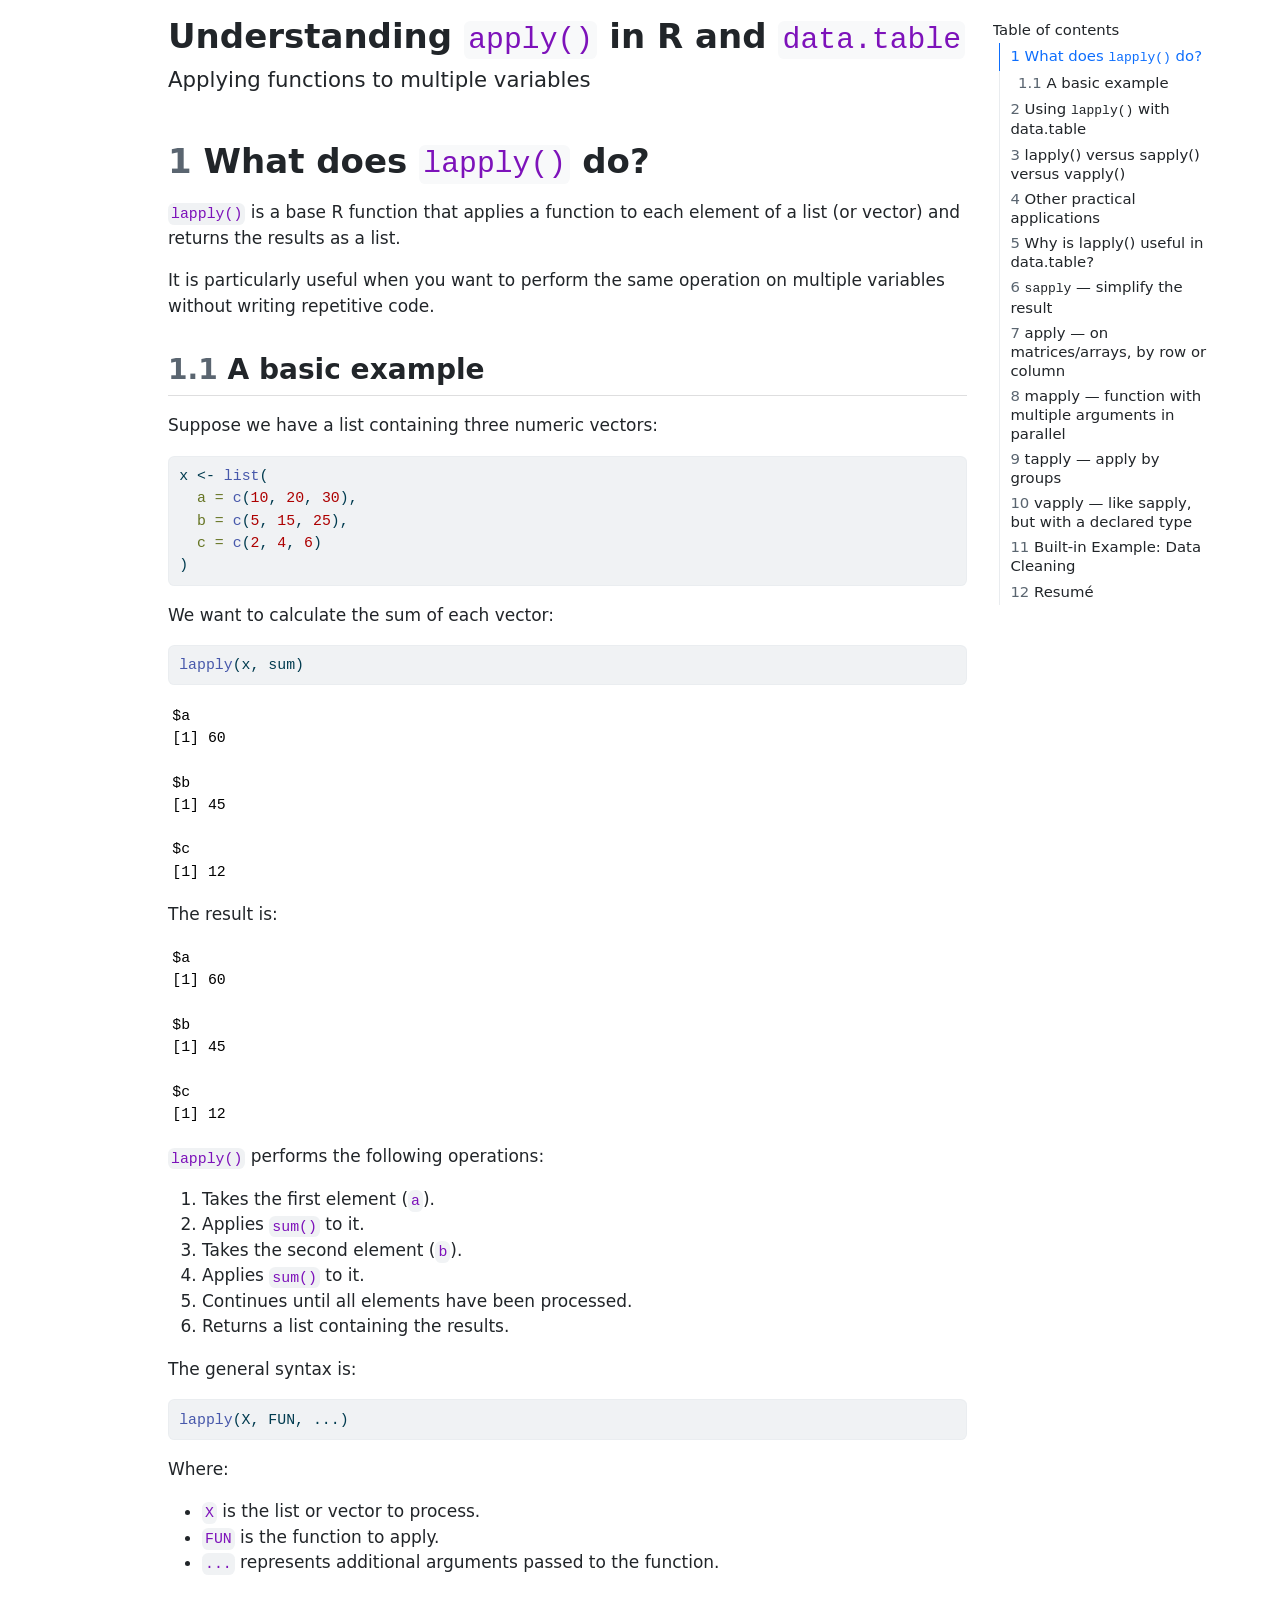
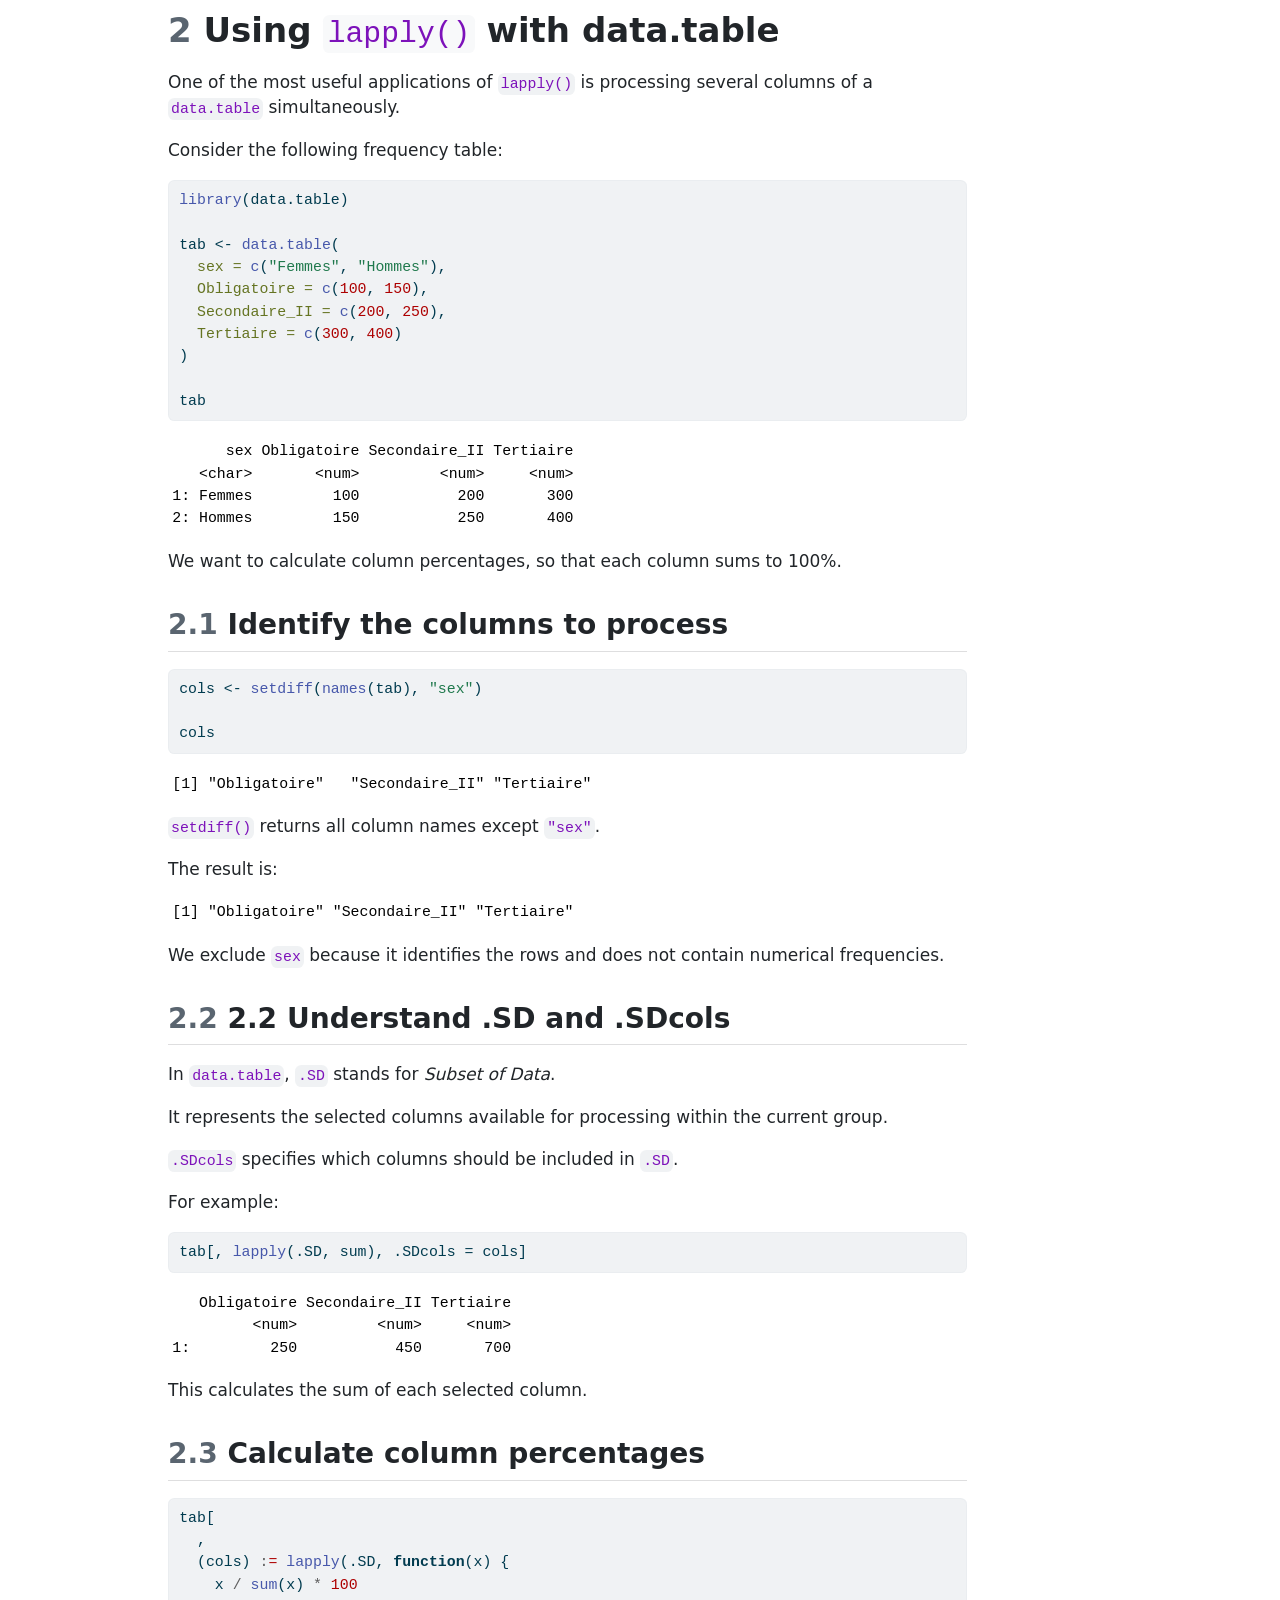
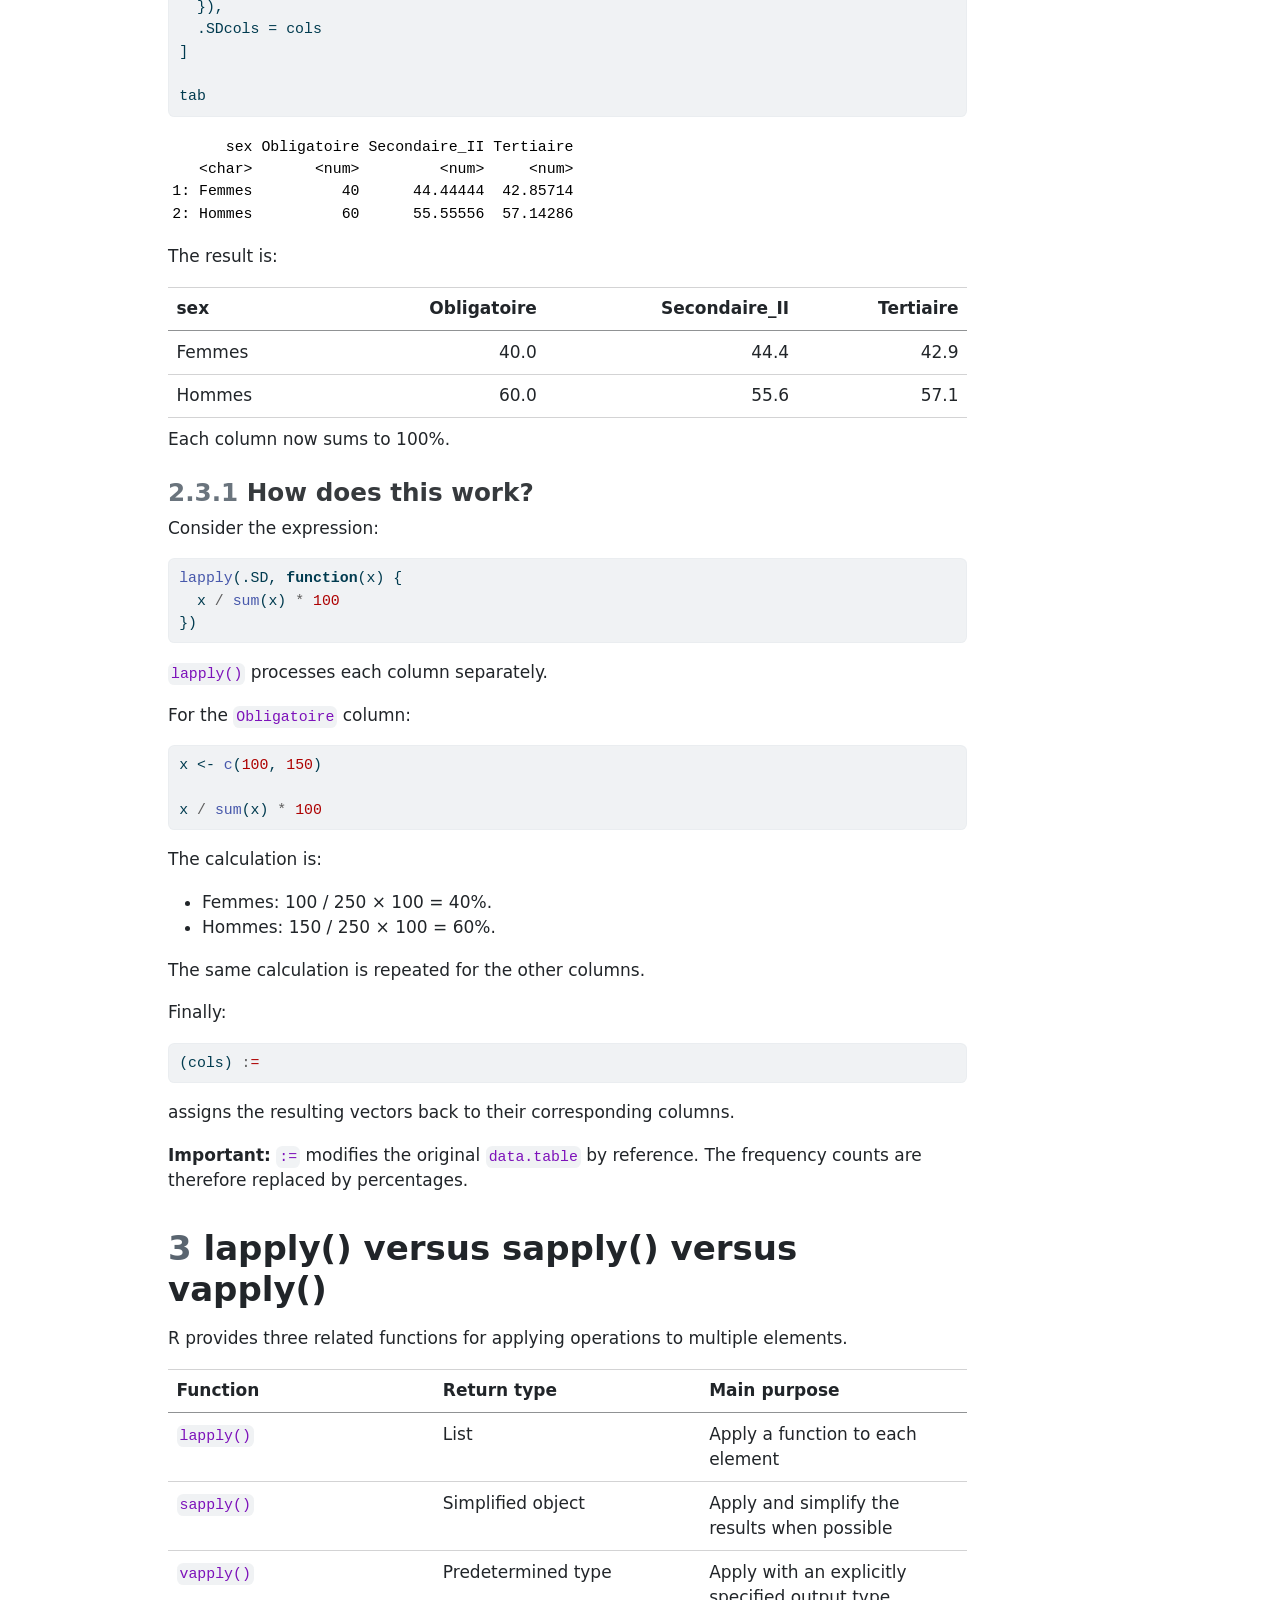
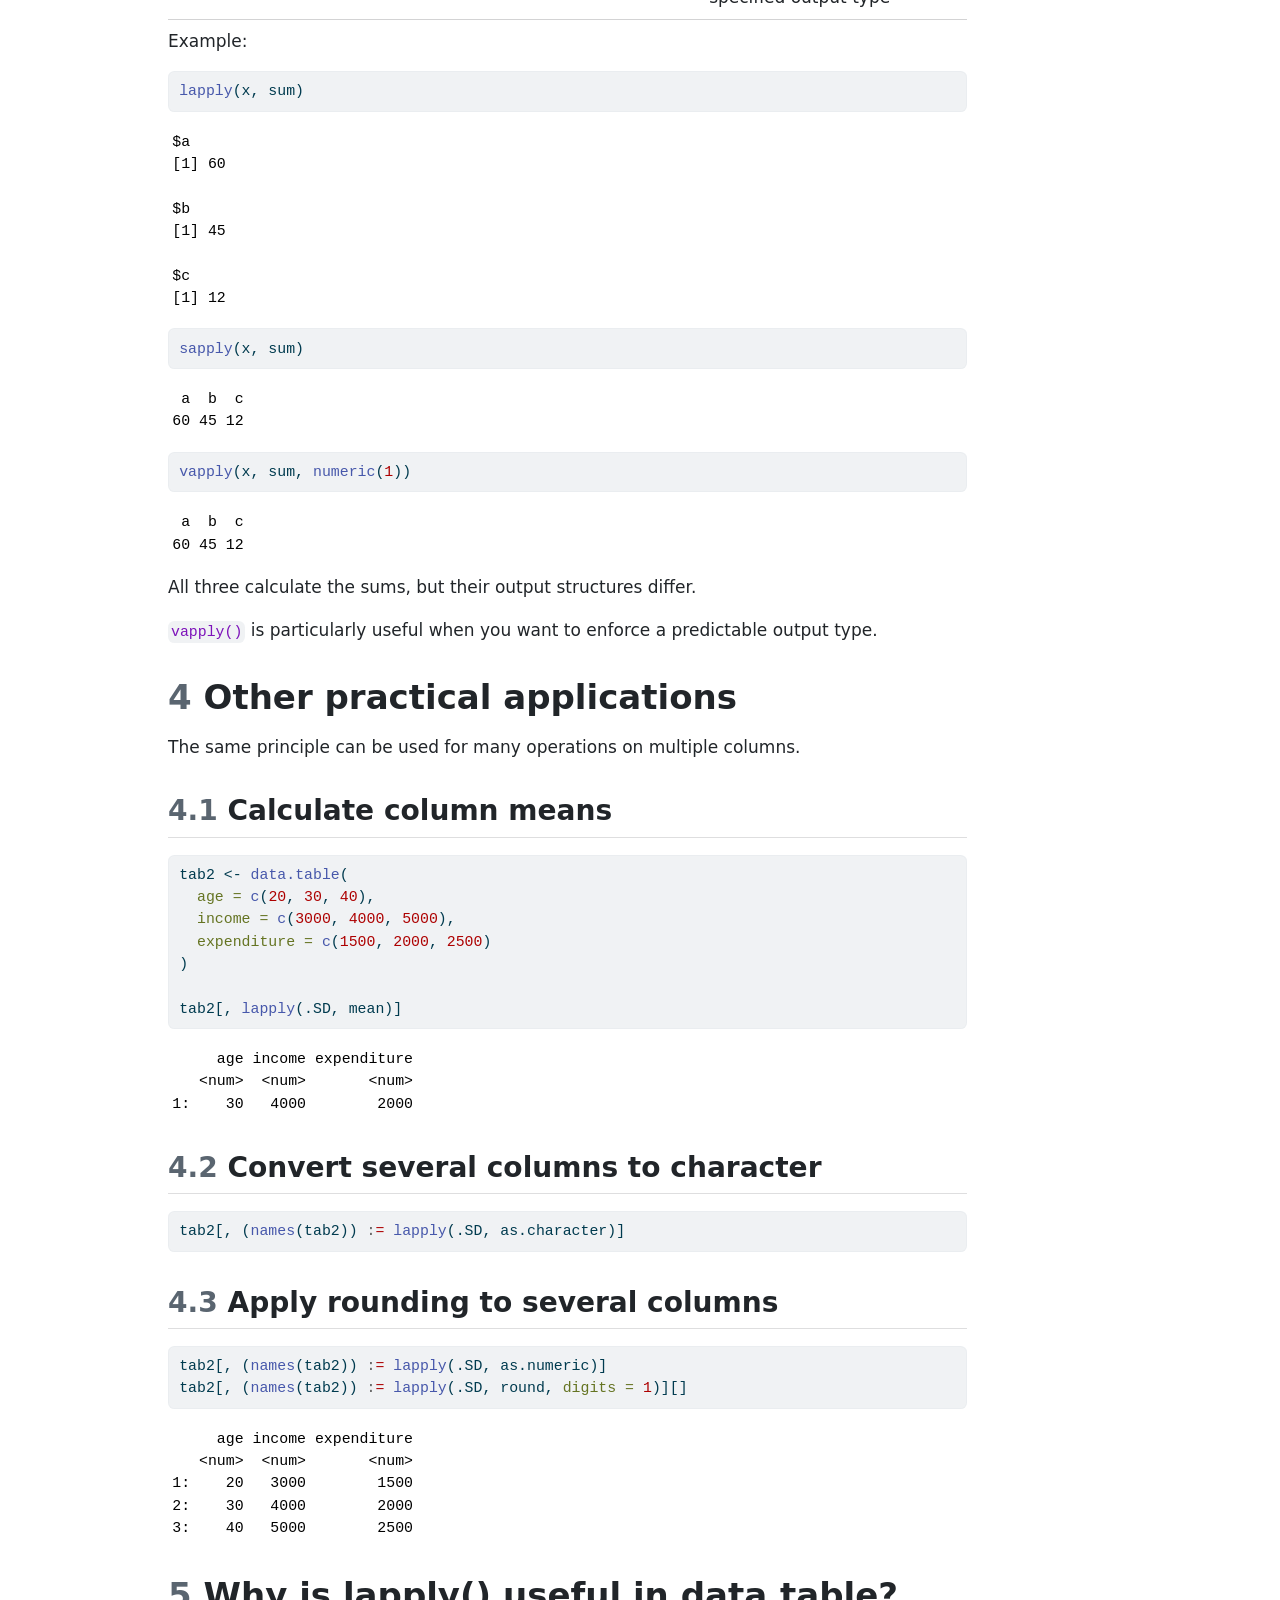
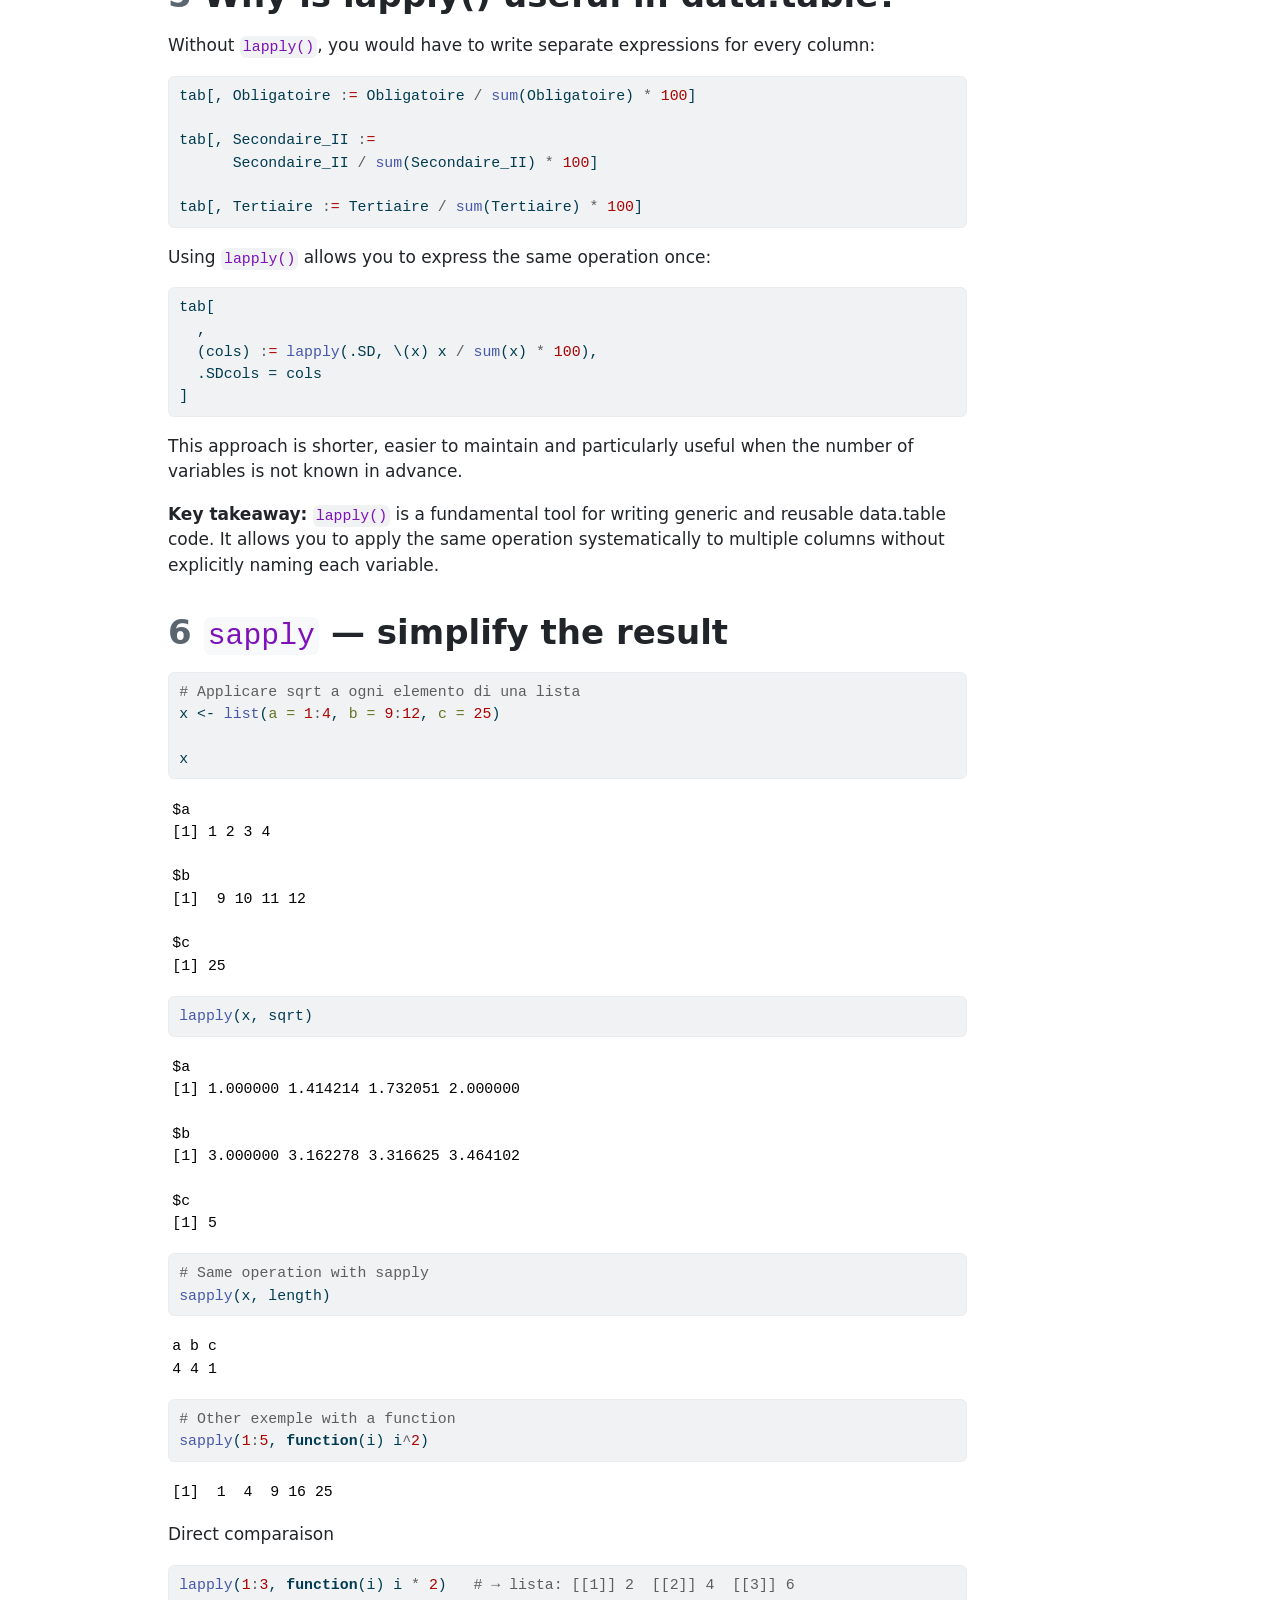
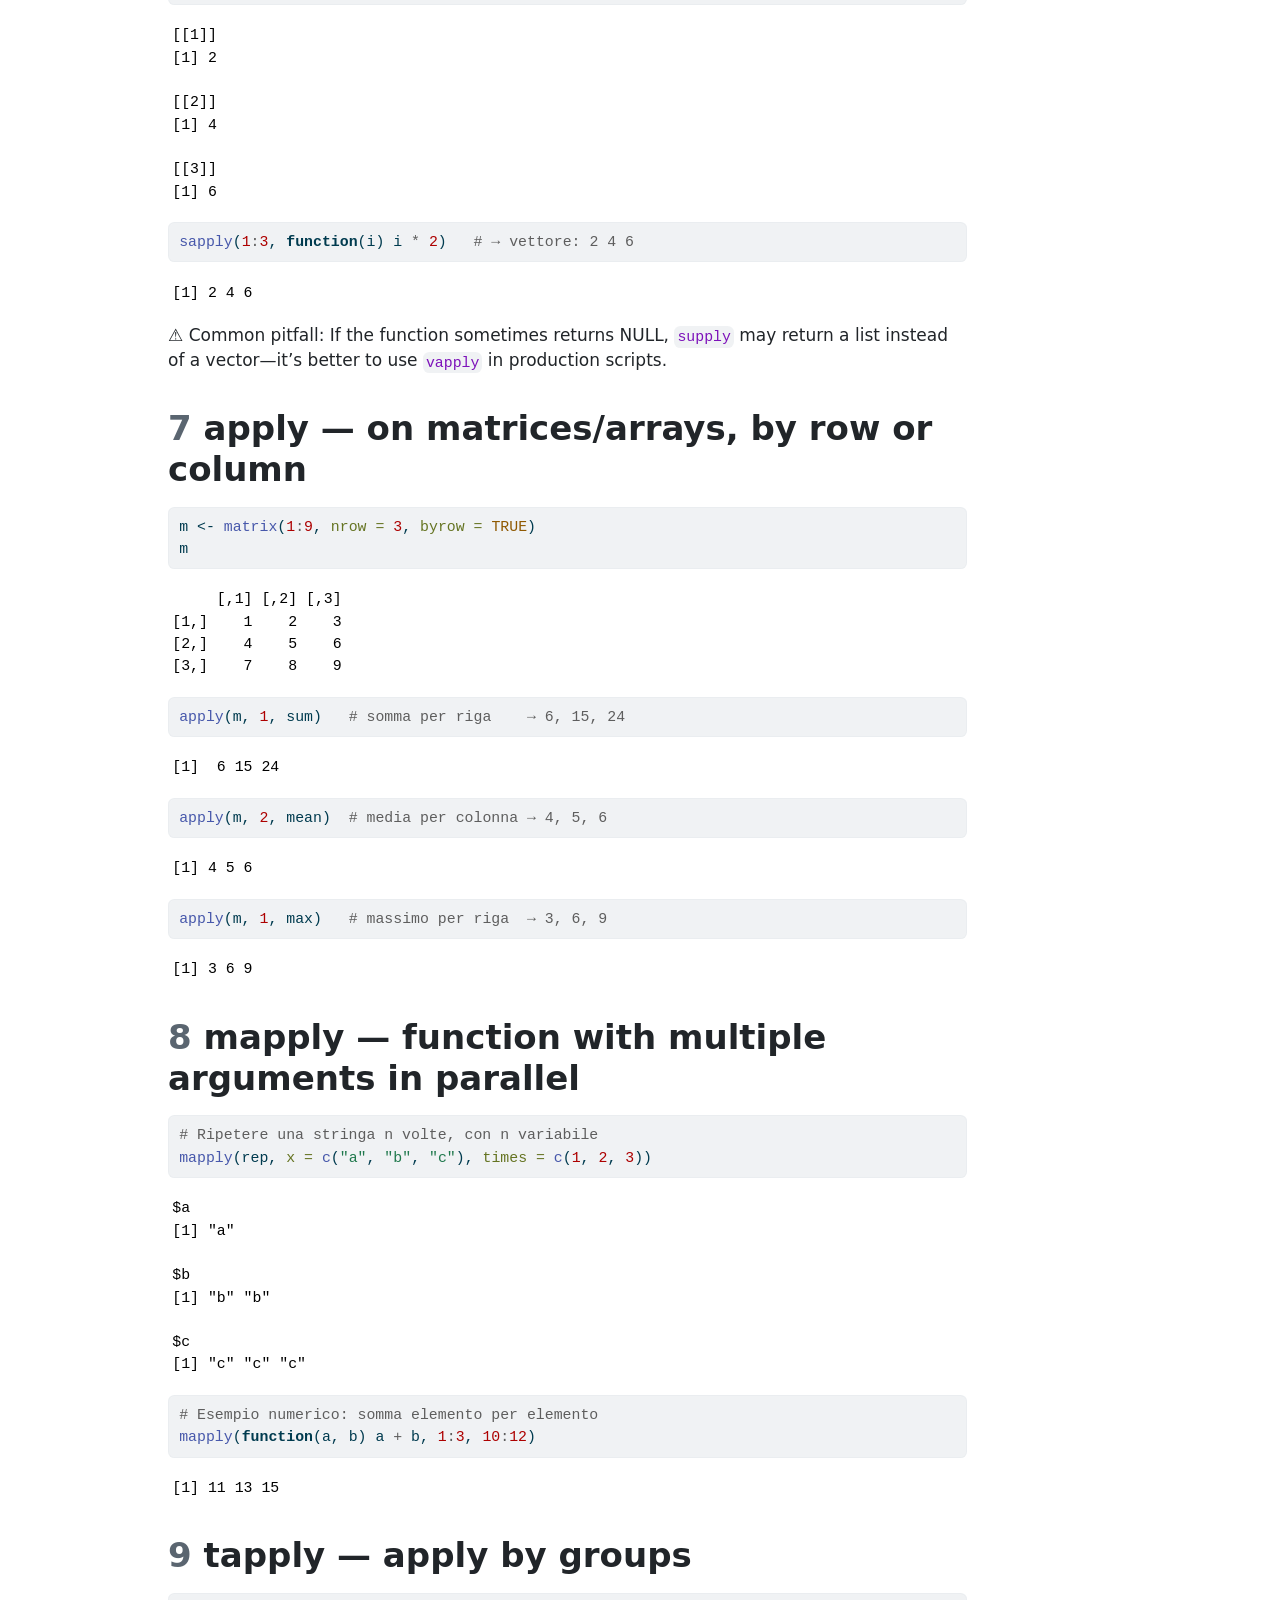
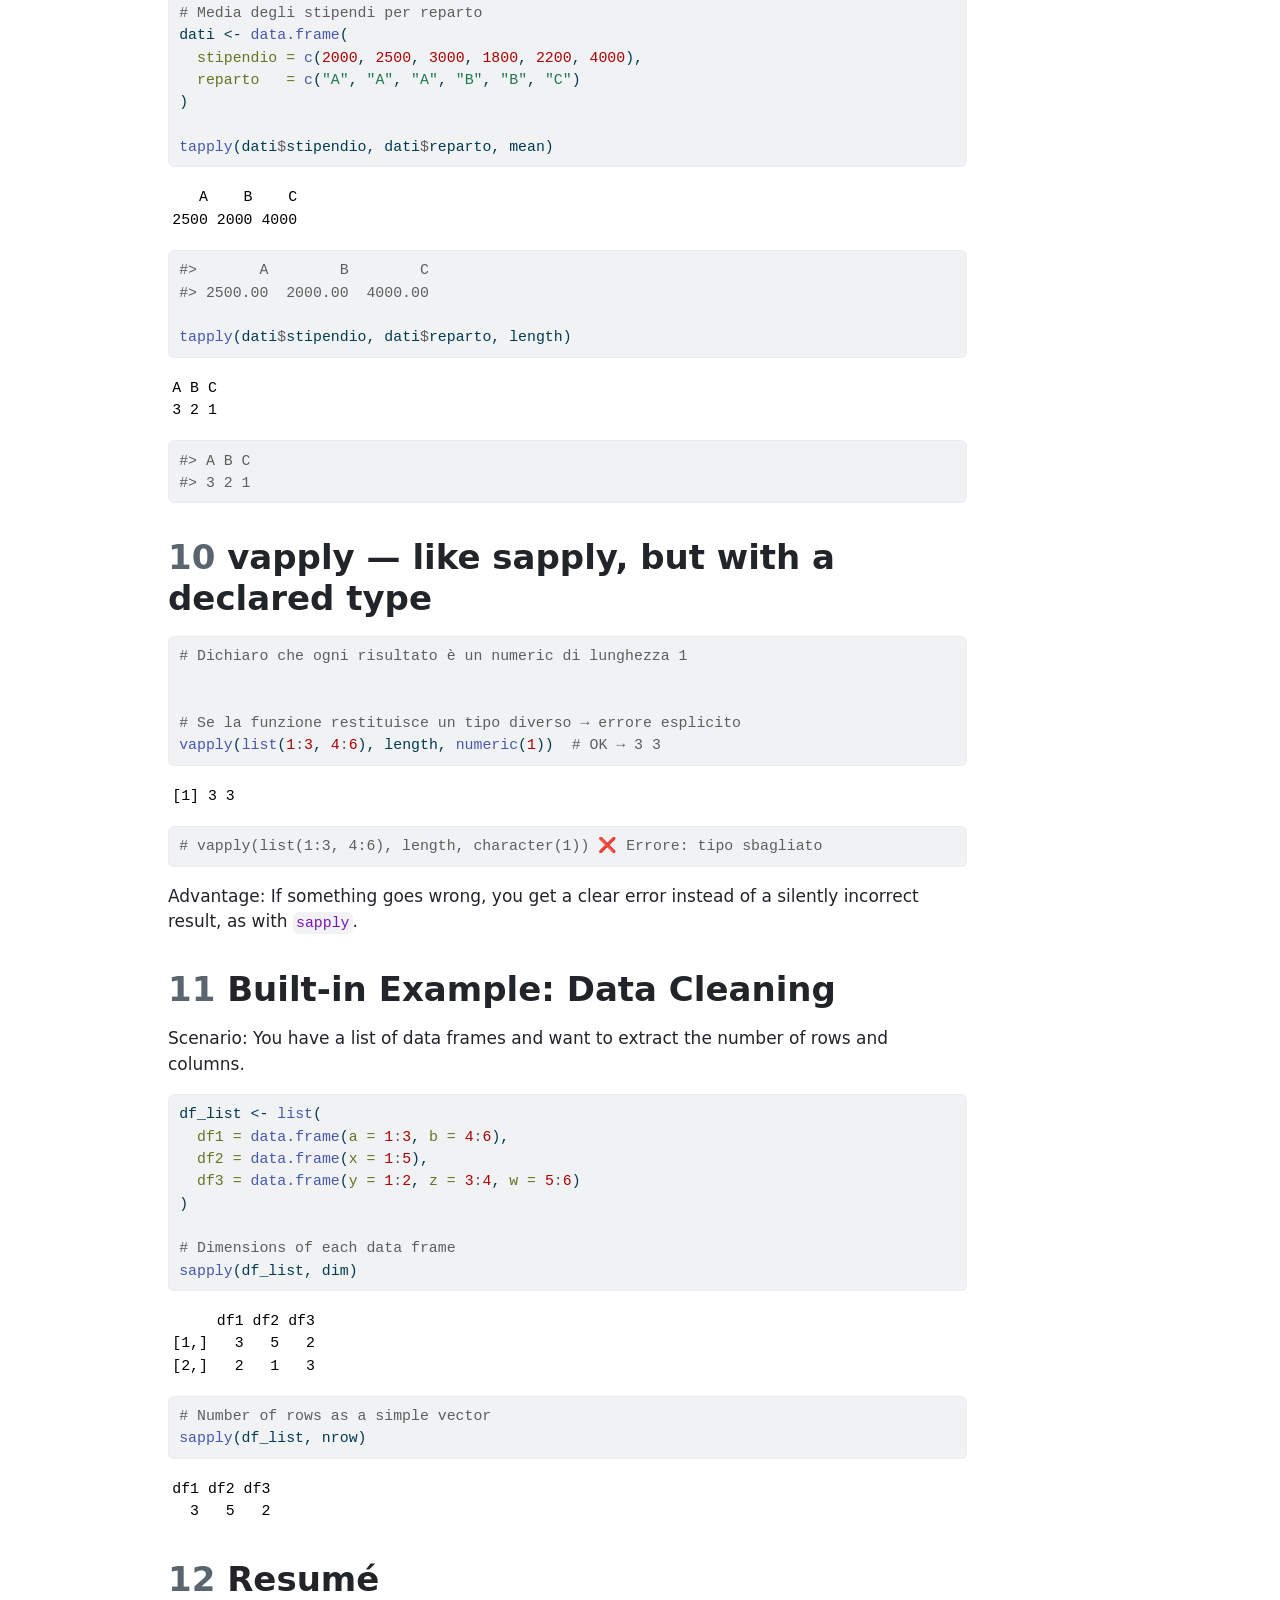
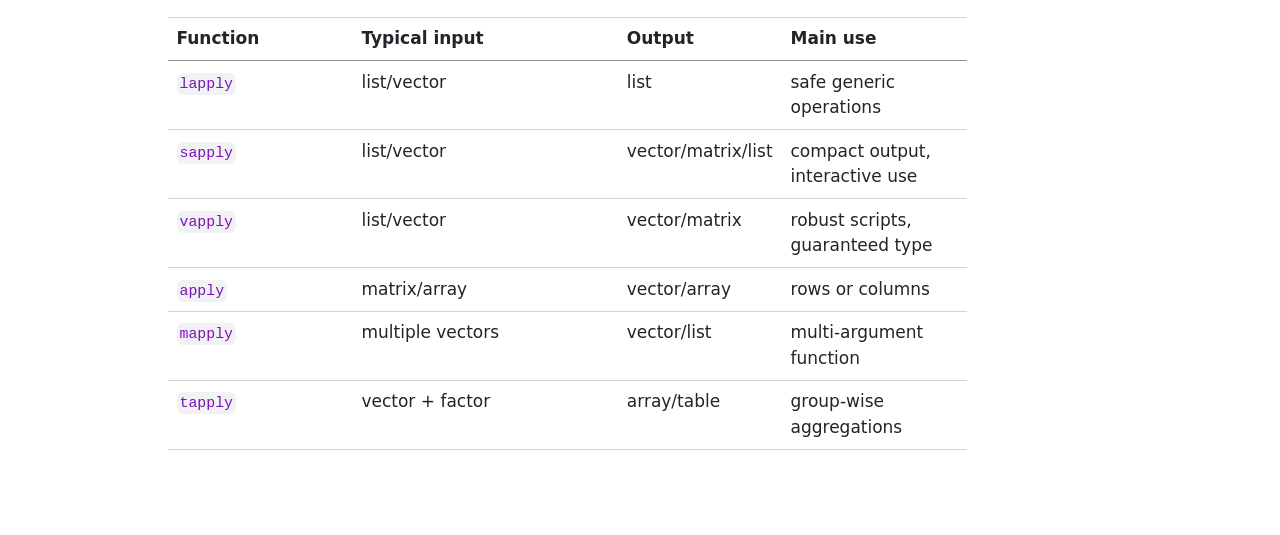
<file: docs/data_table_understand_lapply.html>
<!DOCTYPE html>
<html xmlns="http://www.w3.org/1999/xhtml" lang="en" xml:lang="en"><head>

<meta charset="utf-8">
<meta name="generator" content="quarto-1.10.20">

<meta name="viewport" content="width=device-width, initial-scale=1.0, user-scalable=yes">


<title>Understanding apply() in R and data.table</title>
<style>
/* Default styles provided by pandoc.
** See https://pandoc.org/MANUAL.html#variables-for-html for config info.
*/
span.smallcaps{font-variant: small-caps;}
div.columns{display: flex; gap: 1.5em;}
div.column{flex: auto;}
@media screen {
div.columns{gap: min(4vw, 1.5em);}
div.column{overflow-x: auto;}
}
div.hanging-indent{margin-left: 1.5em; text-indent: -1.5em;}
ul.task-list{list-style: none;}
ul.task-list li input[type="checkbox"] {
  width: 0.8em;
  margin: 0 0.8em 0.2em -1em; /* quarto-specific, see https://github.com/quarto-dev/quarto-cli/issues/4556 */ 
  vertical-align: middle;
}
/* CSS for syntax highlighting */
html { -webkit-text-size-adjust: 100%; }
pre > code.sourceCode { white-space: pre; position: relative; }
pre > code.sourceCode > span { display: inline-block; line-height: 1.25; }
pre > code.sourceCode > span:empty { height: 1.2em; }
.sourceCode { overflow: visible; }
code.sourceCode > span { color: inherit; text-decoration: inherit; }
div.sourceCode { margin: 1em 0; }
pre.sourceCode { margin: 0; }
@media screen {
div.sourceCode { overflow: auto; }
}
@media print {
pre > code.sourceCode { white-space: pre-wrap; }
pre > code.sourceCode > span { text-indent: -5em; padding-left: 5em; }
}
pre.numberSource code
  { counter-reset: source-line 0; }
pre.numberSource code > span
  { position: relative; left: -4em; counter-increment: source-line; }
pre.numberSource code > span > a:first-child::before
  { content: counter(source-line);
    position: relative; left: -1em; text-align: right; vertical-align: baseline;
    border: none; display: inline-block;
    -webkit-touch-callout: none; -webkit-user-select: none;
    -khtml-user-select: none; -moz-user-select: none;
    -ms-user-select: none; user-select: none;
    padding: 0 4px; width: 4em;
  }
pre.numberSource { margin-left: 3em;  padding-left: 4px; }
div.sourceCode
  {   }
@media screen {
pre > code.sourceCode > span > a:first-child::before { text-decoration: underline; }
}
</style>


<script src="data_table_understand_lapply_files/libs/clipboard/clipboard.min.js"></script>
<script src="data_table_understand_lapply_files/libs/quarto-html/quarto.js" type="module"></script>
<script src="data_table_understand_lapply_files/libs/quarto-html/tabsets/tabsets.js" type="module"></script>
<script src="data_table_understand_lapply_files/libs/quarto-html/popper.min.js"></script>
<script src="data_table_understand_lapply_files/libs/quarto-html/tippy.umd.min.js"></script>
<script src="data_table_understand_lapply_files/libs/quarto-html/anchor.min.js"></script>
<link href="data_table_understand_lapply_files/libs/quarto-html/tippy.css" rel="stylesheet">
<link href="data_table_understand_lapply_files/libs/quarto-html/quarto-syntax-highlighting-17888a1159294d3eb470f19f6f52f5a5.css" rel="stylesheet" id="quarto-text-highlighting-styles">
<script src="data_table_understand_lapply_files/libs/bootstrap/bootstrap.min.js"></script>
<link href="data_table_understand_lapply_files/libs/bootstrap/bootstrap-icons.css" rel="stylesheet">
<link href="data_table_understand_lapply_files/libs/bootstrap/bootstrap-fbc62386e12af94b63db1a7c70f63dba.min.css" rel="stylesheet" append-hash="true" id="quarto-bootstrap" data-mode="light">


</head>

<body class="quarto-light">

<div id="quarto-content" class="page-columns page-rows-contents page-layout-article">
<div id="quarto-margin-sidebar" class="sidebar margin-sidebar">
  <nav id="TOC" role="doc-toc" class="toc-active">
    <h2 id="toc-title">Table of contents</h2>
   
  <ul>
  <li><a href="#what-does-lapply-do" id="toc-what-does-lapply-do" class="nav-link active" data-scroll-target="#what-does-lapply-do"><span class="header-section-number">1</span> What does <code>lapply()</code> do?</a>
  <ul class="collapse">
  <li><a href="#a-basic-example" id="toc-a-basic-example" class="nav-link" data-scroll-target="#a-basic-example"><span class="header-section-number">1.1</span> A basic example</a></li>
  </ul></li>
  <li><a href="#using-lapply-with-data.table" id="toc-using-lapply-with-data.table" class="nav-link" data-scroll-target="#using-lapply-with-data.table"><span class="header-section-number">2</span> Using <code>lapply()</code> with data.table</a>
  <ul class="collapse">
  <li><a href="#identify-the-columns-to-process" id="toc-identify-the-columns-to-process" class="nav-link" data-scroll-target="#identify-the-columns-to-process"><span class="header-section-number">2.1</span> Identify the columns to process</a></li>
  <li><a href="#understand-.sd-and-.sdcols" id="toc-understand-.sd-and-.sdcols" class="nav-link" data-scroll-target="#understand-.sd-and-.sdcols"><span class="header-section-number">2.2</span> 2.2 Understand .SD and .SDcols</a></li>
  <li><a href="#calculate-column-percentages" id="toc-calculate-column-percentages" class="nav-link" data-scroll-target="#calculate-column-percentages"><span class="header-section-number">2.3</span> Calculate column percentages</a>
  <ul class="collapse">
  <li><a href="#how-does-this-work" id="toc-how-does-this-work" class="nav-link" data-scroll-target="#how-does-this-work"><span class="header-section-number">2.3.1</span> How does this work?</a></li>
  </ul></li>
  </ul></li>
  <li><a href="#lapply-versus-sapply-versus-vapply" id="toc-lapply-versus-sapply-versus-vapply" class="nav-link" data-scroll-target="#lapply-versus-sapply-versus-vapply"><span class="header-section-number">3</span> lapply() versus sapply() versus vapply()</a></li>
  <li><a href="#other-practical-applications" id="toc-other-practical-applications" class="nav-link" data-scroll-target="#other-practical-applications"><span class="header-section-number">4</span> Other practical applications</a>
  <ul class="collapse">
  <li><a href="#calculate-column-means" id="toc-calculate-column-means" class="nav-link" data-scroll-target="#calculate-column-means"><span class="header-section-number">4.1</span> Calculate column means</a></li>
  <li><a href="#convert-several-columns-to-character" id="toc-convert-several-columns-to-character" class="nav-link" data-scroll-target="#convert-several-columns-to-character"><span class="header-section-number">4.2</span> Convert several columns to character</a></li>
  <li><a href="#apply-rounding-to-several-columns" id="toc-apply-rounding-to-several-columns" class="nav-link" data-scroll-target="#apply-rounding-to-several-columns"><span class="header-section-number">4.3</span> Apply rounding to several columns</a></li>
  </ul></li>
  <li><a href="#why-is-lapply-useful-in-data.table" id="toc-why-is-lapply-useful-in-data.table" class="nav-link" data-scroll-target="#why-is-lapply-useful-in-data.table"><span class="header-section-number">5</span> Why is lapply() useful in data.table?</a></li>
  <li><a href="#sapply-simplify-the-result" id="toc-sapply-simplify-the-result" class="nav-link" data-scroll-target="#sapply-simplify-the-result"><span class="header-section-number">6</span> <code>sapply</code> — simplify the result</a></li>
  <li><a href="#apply-on-matricesarrays-by-row-or-column" id="toc-apply-on-matricesarrays-by-row-or-column" class="nav-link" data-scroll-target="#apply-on-matricesarrays-by-row-or-column"><span class="header-section-number">7</span> apply — on matrices/arrays, by row or column</a></li>
  <li><a href="#mapply-function-with-multiple-arguments-in-parallel" id="toc-mapply-function-with-multiple-arguments-in-parallel" class="nav-link" data-scroll-target="#mapply-function-with-multiple-arguments-in-parallel"><span class="header-section-number">8</span> mapply — function with multiple arguments in parallel</a></li>
  <li><a href="#tapply-apply-by-groups" id="toc-tapply-apply-by-groups" class="nav-link" data-scroll-target="#tapply-apply-by-groups"><span class="header-section-number">9</span> tapply — apply by groups</a></li>
  <li><a href="#vapply-like-sapply-but-with-a-declared-type" id="toc-vapply-like-sapply-but-with-a-declared-type" class="nav-link" data-scroll-target="#vapply-like-sapply-but-with-a-declared-type"><span class="header-section-number">10</span> vapply — like sapply, but with a declared type</a></li>
  <li><a href="#built-in-example-data-cleaning" id="toc-built-in-example-data-cleaning" class="nav-link" data-scroll-target="#built-in-example-data-cleaning"><span class="header-section-number">11</span> Built-in Example: Data Cleaning</a></li>
  <li><a href="#resumé" id="toc-resumé" class="nav-link" data-scroll-target="#resumé"><span class="header-section-number">12</span> Resumé</a></li>
  </ul>
</nav>
</div>
<main class="content" id="quarto-document-content">

<header id="title-block-header" class="quarto-title-block default">
<div class="quarto-title">
<h1 class="title">Understanding <code>apply()</code> in R and <code>data.table</code></h1>
<p class="subtitle lead">Applying functions to multiple variables</p>
</div>



<div class="quarto-title-meta">

    
  
    
  </div>
  


</header>


<section id="what-does-lapply-do" class="level1" data-number="1">
<h1 data-number="1"><span class="header-section-number">1</span> What does <code>lapply()</code> do?</h1>
<p><code>lapply()</code> is a base R function that applies a function to each element of a list (or vector) and returns the results as a list.</p>
<p>It is particularly useful when you want to perform the same operation on multiple variables without writing repetitive code.</p>
<section id="a-basic-example" class="level2" data-number="1.1">
<h2 data-number="1.1" class="anchored" data-anchor-id="a-basic-example"><span class="header-section-number">1.1</span> A basic example</h2>
<p>Suppose we have a list containing three numeric vectors:</p>
<div class="cell">
<div class="code-copy-outer-scaffold"><div class="sourceCode cell-code" id="cb1"><pre class="sourceCode r code-with-copy"><code class="sourceCode r"><span id="cb1-1"><a href="#cb1-1" aria-hidden="true" tabindex="-1"></a>x <span class="ot">&lt;-</span> <span class="fu">list</span>(</span>
<span id="cb1-2"><a href="#cb1-2" aria-hidden="true" tabindex="-1"></a>  <span class="at">a =</span> <span class="fu">c</span>(<span class="dv">10</span>, <span class="dv">20</span>, <span class="dv">30</span>),</span>
<span id="cb1-3"><a href="#cb1-3" aria-hidden="true" tabindex="-1"></a>  <span class="at">b =</span> <span class="fu">c</span>(<span class="dv">5</span>, <span class="dv">15</span>, <span class="dv">25</span>),</span>
<span id="cb1-4"><a href="#cb1-4" aria-hidden="true" tabindex="-1"></a>  <span class="at">c =</span> <span class="fu">c</span>(<span class="dv">2</span>, <span class="dv">4</span>, <span class="dv">6</span>)</span>
<span id="cb1-5"><a href="#cb1-5" aria-hidden="true" tabindex="-1"></a>)</span></code></pre></div><button title="Copy to Clipboard" class="code-copy-button"><i class="bi"></i></button></div>
</div>
<p>We want to calculate the sum of each vector:</p>
<div class="cell">
<div class="code-copy-outer-scaffold"><div class="sourceCode cell-code" id="cb2"><pre class="sourceCode r code-with-copy"><code class="sourceCode r"><span id="cb2-1"><a href="#cb2-1" aria-hidden="true" tabindex="-1"></a><span class="fu">lapply</span>(x, sum)</span></code></pre></div><button title="Copy to Clipboard" class="code-copy-button"><i class="bi"></i></button></div>
<div class="cell-output cell-output-stdout">
<pre><code>$a
[1] 60

$b
[1] 45

$c
[1] 12</code></pre>
</div>
</div>
<p>The result is:</p>
<pre class="text"><code>$a
[1] 60

$b
[1] 45

$c
[1] 12</code></pre>
<p><code>lapply()</code> performs the following operations:</p>
<ol type="1">
<li>Takes the first element (<code>a</code>).</li>
<li>Applies <code>sum()</code> to it.</li>
<li>Takes the second element (<code>b</code>).</li>
<li>Applies <code>sum()</code> to it.</li>
<li>Continues until all elements have been processed.</li>
<li>Returns a list containing the results.</li>
</ol>
<p>The general syntax is:</p>
<div class="code-copy-outer-scaffold"><div class="sourceCode" id="cb5"><pre class="sourceCode r code-with-copy"><code class="sourceCode r"><span id="cb5-1"><a href="#cb5-1" aria-hidden="true" tabindex="-1"></a><span class="fu">lapply</span>(X, FUN, ...)</span></code></pre></div><button title="Copy to Clipboard" class="code-copy-button"><i class="bi"></i></button></div>
<p>Where:</p>
<ul>
<li><code>X</code> is the list or vector to process.</li>
<li><code>FUN</code> is the function to apply.</li>
<li><code>...</code> represents additional arguments passed to the function.</li>
</ul>
</section>
</section>
<section id="using-lapply-with-data.table" class="level1" data-number="2">
<h1 data-number="2"><span class="header-section-number">2</span> Using <code>lapply()</code> with data.table</h1>
<p>One of the most useful applications of <code>lapply()</code> is processing several columns of a <code>data.table</code> simultaneously.</p>
<p>Consider the following frequency table:</p>
<div class="cell">
<div class="code-copy-outer-scaffold"><div class="sourceCode cell-code" id="cb6"><pre class="sourceCode r code-with-copy"><code class="sourceCode r"><span id="cb6-1"><a href="#cb6-1" aria-hidden="true" tabindex="-1"></a><span class="fu">library</span>(data.table)</span>
<span id="cb6-2"><a href="#cb6-2" aria-hidden="true" tabindex="-1"></a></span>
<span id="cb6-3"><a href="#cb6-3" aria-hidden="true" tabindex="-1"></a>tab <span class="ot">&lt;-</span> <span class="fu">data.table</span>(</span>
<span id="cb6-4"><a href="#cb6-4" aria-hidden="true" tabindex="-1"></a>  <span class="at">sex =</span> <span class="fu">c</span>(<span class="st">"Femmes"</span>, <span class="st">"Hommes"</span>),</span>
<span id="cb6-5"><a href="#cb6-5" aria-hidden="true" tabindex="-1"></a>  <span class="at">Obligatoire =</span> <span class="fu">c</span>(<span class="dv">100</span>, <span class="dv">150</span>),</span>
<span id="cb6-6"><a href="#cb6-6" aria-hidden="true" tabindex="-1"></a>  <span class="at">Secondaire_II =</span> <span class="fu">c</span>(<span class="dv">200</span>, <span class="dv">250</span>),</span>
<span id="cb6-7"><a href="#cb6-7" aria-hidden="true" tabindex="-1"></a>  <span class="at">Tertiaire =</span> <span class="fu">c</span>(<span class="dv">300</span>, <span class="dv">400</span>)</span>
<span id="cb6-8"><a href="#cb6-8" aria-hidden="true" tabindex="-1"></a>)</span>
<span id="cb6-9"><a href="#cb6-9" aria-hidden="true" tabindex="-1"></a></span>
<span id="cb6-10"><a href="#cb6-10" aria-hidden="true" tabindex="-1"></a>tab</span></code></pre></div><button title="Copy to Clipboard" class="code-copy-button"><i class="bi"></i></button></div>
<div class="cell-output cell-output-stdout">
<pre><code>      sex Obligatoire Secondaire_II Tertiaire
   &lt;char&gt;       &lt;num&gt;         &lt;num&gt;     &lt;num&gt;
1: Femmes         100           200       300
2: Hommes         150           250       400</code></pre>
</div>
</div>
<p>We want to calculate column percentages, so that each column sums to 100%.</p>
<section id="identify-the-columns-to-process" class="level2" data-number="2.1">
<h2 data-number="2.1" class="anchored" data-anchor-id="identify-the-columns-to-process"><span class="header-section-number">2.1</span> Identify the columns to process</h2>
<div class="cell">
<div class="code-copy-outer-scaffold"><div class="sourceCode cell-code" id="cb8"><pre class="sourceCode r code-with-copy"><code class="sourceCode r"><span id="cb8-1"><a href="#cb8-1" aria-hidden="true" tabindex="-1"></a>cols <span class="ot">&lt;-</span> <span class="fu">setdiff</span>(<span class="fu">names</span>(tab), <span class="st">"sex"</span>)</span>
<span id="cb8-2"><a href="#cb8-2" aria-hidden="true" tabindex="-1"></a></span>
<span id="cb8-3"><a href="#cb8-3" aria-hidden="true" tabindex="-1"></a>cols</span></code></pre></div><button title="Copy to Clipboard" class="code-copy-button"><i class="bi"></i></button></div>
<div class="cell-output cell-output-stdout">
<pre><code>[1] "Obligatoire"   "Secondaire_II" "Tertiaire"    </code></pre>
</div>
</div>
<p><code>setdiff()</code> returns all column names except <code>"sex"</code>.</p>
<p>The result is:</p>
<pre class="text"><code>[1] "Obligatoire" "Secondaire_II" "Tertiaire"</code></pre>
<p>We exclude <code>sex</code> because it identifies the rows and does not contain numerical frequencies.</p>
</section>
<section id="understand-.sd-and-.sdcols" class="level2" data-number="2.2">
<h2 data-number="2.2" class="anchored" data-anchor-id="understand-.sd-and-.sdcols"><span class="header-section-number">2.2</span> 2.2 Understand .SD and .SDcols</h2>
<p>In <code>data.table</code>, <code>.SD</code> stands for <em>Subset of Data</em>.</p>
<p>It represents the selected columns available for processing within the current group.</p>
<p><code>.SDcols</code> specifies which columns should be included in <code>.SD</code>.</p>
<p>For example:</p>
<div class="cell">
<div class="code-copy-outer-scaffold"><div class="sourceCode cell-code" id="cb11"><pre class="sourceCode r code-with-copy"><code class="sourceCode r"><span id="cb11-1"><a href="#cb11-1" aria-hidden="true" tabindex="-1"></a>tab[, <span class="fu">lapply</span>(.SD, sum), .SDcols <span class="ot">=</span> cols]</span></code></pre></div><button title="Copy to Clipboard" class="code-copy-button"><i class="bi"></i></button></div>
<div class="cell-output cell-output-stdout">
<pre><code>   Obligatoire Secondaire_II Tertiaire
         &lt;num&gt;         &lt;num&gt;     &lt;num&gt;
1:         250           450       700</code></pre>
</div>
</div>
<p>This calculates the sum of each selected column.</p>
</section>
<section id="calculate-column-percentages" class="level2" data-number="2.3">
<h2 data-number="2.3" class="anchored" data-anchor-id="calculate-column-percentages"><span class="header-section-number">2.3</span> Calculate column percentages</h2>
<div class="cell">
<div class="code-copy-outer-scaffold"><div class="sourceCode cell-code" id="cb13"><pre class="sourceCode r code-with-copy"><code class="sourceCode r"><span id="cb13-1"><a href="#cb13-1" aria-hidden="true" tabindex="-1"></a>tab[</span>
<span id="cb13-2"><a href="#cb13-2" aria-hidden="true" tabindex="-1"></a>  ,</span>
<span id="cb13-3"><a href="#cb13-3" aria-hidden="true" tabindex="-1"></a>  (cols) <span class="sc">:</span><span class="er">=</span> <span class="fu">lapply</span>(.SD, <span class="cf">function</span>(x) {</span>
<span id="cb13-4"><a href="#cb13-4" aria-hidden="true" tabindex="-1"></a>    x <span class="sc">/</span> <span class="fu">sum</span>(x) <span class="sc">*</span> <span class="dv">100</span></span>
<span id="cb13-5"><a href="#cb13-5" aria-hidden="true" tabindex="-1"></a>  }),</span>
<span id="cb13-6"><a href="#cb13-6" aria-hidden="true" tabindex="-1"></a>  .SDcols <span class="ot">=</span> cols</span>
<span id="cb13-7"><a href="#cb13-7" aria-hidden="true" tabindex="-1"></a>]</span>
<span id="cb13-8"><a href="#cb13-8" aria-hidden="true" tabindex="-1"></a></span>
<span id="cb13-9"><a href="#cb13-9" aria-hidden="true" tabindex="-1"></a>tab</span></code></pre></div><button title="Copy to Clipboard" class="code-copy-button"><i class="bi"></i></button></div>
<div class="cell-output cell-output-stdout">
<pre><code>      sex Obligatoire Secondaire_II Tertiaire
   &lt;char&gt;       &lt;num&gt;         &lt;num&gt;     &lt;num&gt;
1: Femmes          40      44.44444  42.85714
2: Hommes          60      55.55556  57.14286</code></pre>
</div>
</div>
<p>The result is:</p>
<table class="caption-top table">
<thead>
<tr class="header">
<th>sex</th>
<th style="text-align: right;">Obligatoire</th>
<th style="text-align: right;">Secondaire_II</th>
<th style="text-align: right;">Tertiaire</th>
</tr>
</thead>
<tbody>
<tr class="odd">
<td>Femmes</td>
<td style="text-align: right;">40.0</td>
<td style="text-align: right;">44.4</td>
<td style="text-align: right;">42.9</td>
</tr>
<tr class="even">
<td>Hommes</td>
<td style="text-align: right;">60.0</td>
<td style="text-align: right;">55.6</td>
<td style="text-align: right;">57.1</td>
</tr>
</tbody>
</table>
<p>Each column now sums to 100%.</p>
<section id="how-does-this-work" class="level3" data-number="2.3.1">
<h3 data-number="2.3.1" class="anchored" data-anchor-id="how-does-this-work"><span class="header-section-number">2.3.1</span> How does this work?</h3>
<p>Consider the expression:</p>
<div class="code-copy-outer-scaffold"><div class="sourceCode" id="cb15"><pre class="sourceCode r code-with-copy"><code class="sourceCode r"><span id="cb15-1"><a href="#cb15-1" aria-hidden="true" tabindex="-1"></a><span class="fu">lapply</span>(.SD, <span class="cf">function</span>(x) {</span>
<span id="cb15-2"><a href="#cb15-2" aria-hidden="true" tabindex="-1"></a>  x <span class="sc">/</span> <span class="fu">sum</span>(x) <span class="sc">*</span> <span class="dv">100</span></span>
<span id="cb15-3"><a href="#cb15-3" aria-hidden="true" tabindex="-1"></a>})</span></code></pre></div><button title="Copy to Clipboard" class="code-copy-button"><i class="bi"></i></button></div>
<p><code>lapply()</code> processes each column separately.</p>
<p>For the <code>Obligatoire</code> column:</p>
<div class="code-copy-outer-scaffold"><div class="sourceCode" id="cb16"><pre class="sourceCode r code-with-copy"><code class="sourceCode r"><span id="cb16-1"><a href="#cb16-1" aria-hidden="true" tabindex="-1"></a>x <span class="ot">&lt;-</span> <span class="fu">c</span>(<span class="dv">100</span>, <span class="dv">150</span>)</span>
<span id="cb16-2"><a href="#cb16-2" aria-hidden="true" tabindex="-1"></a></span>
<span id="cb16-3"><a href="#cb16-3" aria-hidden="true" tabindex="-1"></a>x <span class="sc">/</span> <span class="fu">sum</span>(x) <span class="sc">*</span> <span class="dv">100</span></span></code></pre></div><button title="Copy to Clipboard" class="code-copy-button"><i class="bi"></i></button></div>
<p>The calculation is:</p>
<ul>
<li>Femmes: 100 / 250 × 100 = 40%.</li>
<li>Hommes: 150 / 250 × 100 = 60%.</li>
</ul>
<p>The same calculation is repeated for the other columns.</p>
<p>Finally:</p>
<div class="code-copy-outer-scaffold"><div class="sourceCode" id="cb17"><pre class="sourceCode r code-with-copy"><code class="sourceCode r"><span id="cb17-1"><a href="#cb17-1" aria-hidden="true" tabindex="-1"></a>(cols) <span class="sc">:</span><span class="er">=</span></span></code></pre></div><button title="Copy to Clipboard" class="code-copy-button"><i class="bi"></i></button></div>
<p>assigns the resulting vectors back to their corresponding columns.</p>
<p><strong>Important:</strong> <code>:=</code> modifies the original <code>data.table</code> by reference. The frequency counts are therefore replaced by percentages.</p>
</section>
</section>
</section>
<section id="lapply-versus-sapply-versus-vapply" class="level1" data-number="3">
<h1 data-number="3"><span class="header-section-number">3</span> lapply() versus sapply() versus vapply()</h1>
<p>R provides three related functions for applying operations to multiple elements.</p>
<table class="caption-top table">
<colgroup>
<col style="width: 33%">
<col style="width: 33%">
<col style="width: 33%">
</colgroup>
<thead>
<tr class="header">
<th>Function</th>
<th>Return type</th>
<th>Main purpose</th>
</tr>
</thead>
<tbody>
<tr class="odd">
<td><code>lapply()</code></td>
<td>List</td>
<td>Apply a function to each element</td>
</tr>
<tr class="even">
<td><code>sapply()</code></td>
<td>Simplified object</td>
<td>Apply and simplify the results when possible</td>
</tr>
<tr class="odd">
<td><code>vapply()</code></td>
<td>Predetermined type</td>
<td>Apply with an explicitly specified output type</td>
</tr>
</tbody>
</table>
<p>Example:</p>
<div class="cell">
<div class="code-copy-outer-scaffold"><div class="sourceCode cell-code" id="cb18"><pre class="sourceCode r code-with-copy"><code class="sourceCode r"><span id="cb18-1"><a href="#cb18-1" aria-hidden="true" tabindex="-1"></a><span class="fu">lapply</span>(x, sum)</span></code></pre></div><button title="Copy to Clipboard" class="code-copy-button"><i class="bi"></i></button></div>
<div class="cell-output cell-output-stdout">
<pre><code>$a
[1] 60

$b
[1] 45

$c
[1] 12</code></pre>
</div>
<div class="code-copy-outer-scaffold"><div class="sourceCode cell-code" id="cb20"><pre class="sourceCode r code-with-copy"><code class="sourceCode r"><span id="cb20-1"><a href="#cb20-1" aria-hidden="true" tabindex="-1"></a><span class="fu">sapply</span>(x, sum)</span></code></pre></div><button title="Copy to Clipboard" class="code-copy-button"><i class="bi"></i></button></div>
<div class="cell-output cell-output-stdout">
<pre><code> a  b  c 
60 45 12 </code></pre>
</div>
<div class="code-copy-outer-scaffold"><div class="sourceCode cell-code" id="cb22"><pre class="sourceCode r code-with-copy"><code class="sourceCode r"><span id="cb22-1"><a href="#cb22-1" aria-hidden="true" tabindex="-1"></a><span class="fu">vapply</span>(x, sum, <span class="fu">numeric</span>(<span class="dv">1</span>))</span></code></pre></div><button title="Copy to Clipboard" class="code-copy-button"><i class="bi"></i></button></div>
<div class="cell-output cell-output-stdout">
<pre><code> a  b  c 
60 45 12 </code></pre>
</div>
</div>
<p>All three calculate the sums, but their output structures differ.</p>
<p><code>vapply()</code> is particularly useful when you want to enforce a predictable output type.</p>
</section>
<section id="other-practical-applications" class="level1" data-number="4">
<h1 data-number="4"><span class="header-section-number">4</span> Other practical applications</h1>
<p>The same principle can be used for many operations on multiple columns.</p>
<section id="calculate-column-means" class="level2" data-number="4.1">
<h2 data-number="4.1" class="anchored" data-anchor-id="calculate-column-means"><span class="header-section-number">4.1</span> Calculate column means</h2>
<div class="cell">
<div class="code-copy-outer-scaffold"><div class="sourceCode cell-code" id="cb24"><pre class="sourceCode r code-with-copy"><code class="sourceCode r"><span id="cb24-1"><a href="#cb24-1" aria-hidden="true" tabindex="-1"></a>tab2 <span class="ot">&lt;-</span> <span class="fu">data.table</span>(</span>
<span id="cb24-2"><a href="#cb24-2" aria-hidden="true" tabindex="-1"></a>  <span class="at">age =</span> <span class="fu">c</span>(<span class="dv">20</span>, <span class="dv">30</span>, <span class="dv">40</span>),</span>
<span id="cb24-3"><a href="#cb24-3" aria-hidden="true" tabindex="-1"></a>  <span class="at">income =</span> <span class="fu">c</span>(<span class="dv">3000</span>, <span class="dv">4000</span>, <span class="dv">5000</span>),</span>
<span id="cb24-4"><a href="#cb24-4" aria-hidden="true" tabindex="-1"></a>  <span class="at">expenditure =</span> <span class="fu">c</span>(<span class="dv">1500</span>, <span class="dv">2000</span>, <span class="dv">2500</span>)</span>
<span id="cb24-5"><a href="#cb24-5" aria-hidden="true" tabindex="-1"></a>)</span>
<span id="cb24-6"><a href="#cb24-6" aria-hidden="true" tabindex="-1"></a></span>
<span id="cb24-7"><a href="#cb24-7" aria-hidden="true" tabindex="-1"></a>tab2[, <span class="fu">lapply</span>(.SD, mean)]</span></code></pre></div><button title="Copy to Clipboard" class="code-copy-button"><i class="bi"></i></button></div>
<div class="cell-output cell-output-stdout">
<pre><code>     age income expenditure
   &lt;num&gt;  &lt;num&gt;       &lt;num&gt;
1:    30   4000        2000</code></pre>
</div>
</div>
</section>
<section id="convert-several-columns-to-character" class="level2" data-number="4.2">
<h2 data-number="4.2" class="anchored" data-anchor-id="convert-several-columns-to-character"><span class="header-section-number">4.2</span> Convert several columns to character</h2>
<div class="cell">
<div class="code-copy-outer-scaffold"><div class="sourceCode cell-code" id="cb26"><pre class="sourceCode r code-with-copy"><code class="sourceCode r"><span id="cb26-1"><a href="#cb26-1" aria-hidden="true" tabindex="-1"></a>tab2[, (<span class="fu">names</span>(tab2)) <span class="sc">:</span><span class="er">=</span> <span class="fu">lapply</span>(.SD, as.character)]</span></code></pre></div><button title="Copy to Clipboard" class="code-copy-button"><i class="bi"></i></button></div>
</div>
</section>
<section id="apply-rounding-to-several-columns" class="level2" data-number="4.3">
<h2 data-number="4.3" class="anchored" data-anchor-id="apply-rounding-to-several-columns"><span class="header-section-number">4.3</span> Apply rounding to several columns</h2>
<div class="cell">
<div class="code-copy-outer-scaffold"><div class="sourceCode cell-code" id="cb27"><pre class="sourceCode r code-with-copy"><code class="sourceCode r"><span id="cb27-1"><a href="#cb27-1" aria-hidden="true" tabindex="-1"></a>tab2[, (<span class="fu">names</span>(tab2)) <span class="sc">:</span><span class="er">=</span> <span class="fu">lapply</span>(.SD, as.numeric)]</span>
<span id="cb27-2"><a href="#cb27-2" aria-hidden="true" tabindex="-1"></a>tab2[, (<span class="fu">names</span>(tab2)) <span class="sc">:</span><span class="er">=</span> <span class="fu">lapply</span>(.SD, round, <span class="at">digits =</span> <span class="dv">1</span>)][]</span></code></pre></div><button title="Copy to Clipboard" class="code-copy-button"><i class="bi"></i></button></div>
<div class="cell-output cell-output-stdout">
<pre><code>     age income expenditure
   &lt;num&gt;  &lt;num&gt;       &lt;num&gt;
1:    20   3000        1500
2:    30   4000        2000
3:    40   5000        2500</code></pre>
</div>
</div>
</section>
</section>
<section id="why-is-lapply-useful-in-data.table" class="level1" data-number="5">
<h1 data-number="5"><span class="header-section-number">5</span> Why is lapply() useful in data.table?</h1>
<p>Without <code>lapply()</code>, you would have to write separate expressions for every column:</p>
<div class="code-copy-outer-scaffold"><div class="sourceCode" id="cb29"><pre class="sourceCode r code-with-copy"><code class="sourceCode r"><span id="cb29-1"><a href="#cb29-1" aria-hidden="true" tabindex="-1"></a>tab[, Obligatoire <span class="sc">:</span><span class="er">=</span> Obligatoire <span class="sc">/</span> <span class="fu">sum</span>(Obligatoire) <span class="sc">*</span> <span class="dv">100</span>]</span>
<span id="cb29-2"><a href="#cb29-2" aria-hidden="true" tabindex="-1"></a></span>
<span id="cb29-3"><a href="#cb29-3" aria-hidden="true" tabindex="-1"></a>tab[, Secondaire_II <span class="sc">:</span><span class="er">=</span></span>
<span id="cb29-4"><a href="#cb29-4" aria-hidden="true" tabindex="-1"></a>      Secondaire_II <span class="sc">/</span> <span class="fu">sum</span>(Secondaire_II) <span class="sc">*</span> <span class="dv">100</span>]</span>
<span id="cb29-5"><a href="#cb29-5" aria-hidden="true" tabindex="-1"></a></span>
<span id="cb29-6"><a href="#cb29-6" aria-hidden="true" tabindex="-1"></a>tab[, Tertiaire <span class="sc">:</span><span class="er">=</span> Tertiaire <span class="sc">/</span> <span class="fu">sum</span>(Tertiaire) <span class="sc">*</span> <span class="dv">100</span>]</span></code></pre></div><button title="Copy to Clipboard" class="code-copy-button"><i class="bi"></i></button></div>
<p>Using <code>lapply()</code> allows you to express the same operation once:</p>
<div class="code-copy-outer-scaffold"><div class="sourceCode" id="cb30"><pre class="sourceCode r code-with-copy"><code class="sourceCode r"><span id="cb30-1"><a href="#cb30-1" aria-hidden="true" tabindex="-1"></a>tab[</span>
<span id="cb30-2"><a href="#cb30-2" aria-hidden="true" tabindex="-1"></a>  ,</span>
<span id="cb30-3"><a href="#cb30-3" aria-hidden="true" tabindex="-1"></a>  (cols) <span class="sc">:</span><span class="er">=</span> <span class="fu">lapply</span>(.SD, \(x) x <span class="sc">/</span> <span class="fu">sum</span>(x) <span class="sc">*</span> <span class="dv">100</span>),</span>
<span id="cb30-4"><a href="#cb30-4" aria-hidden="true" tabindex="-1"></a>  .SDcols <span class="ot">=</span> cols</span>
<span id="cb30-5"><a href="#cb30-5" aria-hidden="true" tabindex="-1"></a>]</span></code></pre></div><button title="Copy to Clipboard" class="code-copy-button"><i class="bi"></i></button></div>
<p>This approach is shorter, easier to maintain and particularly useful when the number of variables is not known in advance.</p>
<p><strong>Key takeaway:</strong> <code>lapply()</code> is a fundamental tool for writing generic and reusable data.table code. It allows you to apply the same operation systematically to multiple columns without explicitly naming each variable.</p>
</section>
<section id="sapply-simplify-the-result" class="level1" data-number="6">
<h1 data-number="6"><span class="header-section-number">6</span> <code>sapply</code> — simplify the result</h1>
<div class="cell">
<div class="code-copy-outer-scaffold"><div class="sourceCode cell-code" id="cb31"><pre class="sourceCode r code-with-copy"><code class="sourceCode r"><span id="cb31-1"><a href="#cb31-1" aria-hidden="true" tabindex="-1"></a><span class="co"># Applicare sqrt a ogni elemento di una lista</span></span>
<span id="cb31-2"><a href="#cb31-2" aria-hidden="true" tabindex="-1"></a>x <span class="ot">&lt;-</span> <span class="fu">list</span>(<span class="at">a =</span> <span class="dv">1</span><span class="sc">:</span><span class="dv">4</span>, <span class="at">b =</span> <span class="dv">9</span><span class="sc">:</span><span class="dv">12</span>, <span class="at">c =</span> <span class="dv">25</span>)</span>
<span id="cb31-3"><a href="#cb31-3" aria-hidden="true" tabindex="-1"></a></span>
<span id="cb31-4"><a href="#cb31-4" aria-hidden="true" tabindex="-1"></a>x </span></code></pre></div><button title="Copy to Clipboard" class="code-copy-button"><i class="bi"></i></button></div>
<div class="cell-output cell-output-stdout">
<pre><code>$a
[1] 1 2 3 4

$b
[1]  9 10 11 12

$c
[1] 25</code></pre>
</div>
<div class="code-copy-outer-scaffold"><div class="sourceCode cell-code" id="cb33"><pre class="sourceCode r code-with-copy"><code class="sourceCode r"><span id="cb33-1"><a href="#cb33-1" aria-hidden="true" tabindex="-1"></a><span class="fu">lapply</span>(x, sqrt)</span></code></pre></div><button title="Copy to Clipboard" class="code-copy-button"><i class="bi"></i></button></div>
<div class="cell-output cell-output-stdout">
<pre><code>$a
[1] 1.000000 1.414214 1.732051 2.000000

$b
[1] 3.000000 3.162278 3.316625 3.464102

$c
[1] 5</code></pre>
</div>
</div>
<div class="cell">
<div class="code-copy-outer-scaffold"><div class="sourceCode cell-code" id="cb35"><pre class="sourceCode r code-with-copy"><code class="sourceCode r"><span id="cb35-1"><a href="#cb35-1" aria-hidden="true" tabindex="-1"></a><span class="co"># Same operation with sapply</span></span>
<span id="cb35-2"><a href="#cb35-2" aria-hidden="true" tabindex="-1"></a><span class="fu">sapply</span>(x, length)</span></code></pre></div><button title="Copy to Clipboard" class="code-copy-button"><i class="bi"></i></button></div>
<div class="cell-output cell-output-stdout">
<pre><code>a b c 
4 4 1 </code></pre>
</div>
<div class="code-copy-outer-scaffold"><div class="sourceCode cell-code" id="cb37"><pre class="sourceCode r code-with-copy"><code class="sourceCode r"><span id="cb37-1"><a href="#cb37-1" aria-hidden="true" tabindex="-1"></a><span class="co"># Other exemple with a function</span></span>
<span id="cb37-2"><a href="#cb37-2" aria-hidden="true" tabindex="-1"></a><span class="fu">sapply</span>(<span class="dv">1</span><span class="sc">:</span><span class="dv">5</span>, <span class="cf">function</span>(i) i<span class="sc">^</span><span class="dv">2</span>)</span></code></pre></div><button title="Copy to Clipboard" class="code-copy-button"><i class="bi"></i></button></div>
<div class="cell-output cell-output-stdout">
<pre><code>[1]  1  4  9 16 25</code></pre>
</div>
</div>
<p>Direct comparaison</p>
<div class="cell">
<div class="code-copy-outer-scaffold"><div class="sourceCode cell-code" id="cb39"><pre class="sourceCode r code-with-copy"><code class="sourceCode r"><span id="cb39-1"><a href="#cb39-1" aria-hidden="true" tabindex="-1"></a><span class="fu">lapply</span>(<span class="dv">1</span><span class="sc">:</span><span class="dv">3</span>, <span class="cf">function</span>(i) i <span class="sc">*</span> <span class="dv">2</span>)   <span class="co"># → lista: [[1]] 2  [[2]] 4  [[3]] 6</span></span></code></pre></div><button title="Copy to Clipboard" class="code-copy-button"><i class="bi"></i></button></div>
<div class="cell-output cell-output-stdout">
<pre><code>[[1]]
[1] 2

[[2]]
[1] 4

[[3]]
[1] 6</code></pre>
</div>
<div class="code-copy-outer-scaffold"><div class="sourceCode cell-code" id="cb41"><pre class="sourceCode r code-with-copy"><code class="sourceCode r"><span id="cb41-1"><a href="#cb41-1" aria-hidden="true" tabindex="-1"></a><span class="fu">sapply</span>(<span class="dv">1</span><span class="sc">:</span><span class="dv">3</span>, <span class="cf">function</span>(i) i <span class="sc">*</span> <span class="dv">2</span>)   <span class="co"># → vettore: 2 4 6</span></span></code></pre></div><button title="Copy to Clipboard" class="code-copy-button"><i class="bi"></i></button></div>
<div class="cell-output cell-output-stdout">
<pre><code>[1] 2 4 6</code></pre>
</div>
</div>
<p>⚠️ Common pitfall: If the function sometimes returns NULL, <code>supply</code> may return a list instead of a vector—it’s better to use <code>vapply</code> in production scripts.</p>
</section>
<section id="apply-on-matricesarrays-by-row-or-column" class="level1" data-number="7">
<h1 data-number="7"><span class="header-section-number">7</span> apply — on matrices/arrays, by row or column</h1>
<div class="cell">
<div class="code-copy-outer-scaffold"><div class="sourceCode cell-code" id="cb43"><pre class="sourceCode r code-with-copy"><code class="sourceCode r"><span id="cb43-1"><a href="#cb43-1" aria-hidden="true" tabindex="-1"></a>m <span class="ot">&lt;-</span> <span class="fu">matrix</span>(<span class="dv">1</span><span class="sc">:</span><span class="dv">9</span>, <span class="at">nrow =</span> <span class="dv">3</span>, <span class="at">byrow =</span> <span class="cn">TRUE</span>)</span>
<span id="cb43-2"><a href="#cb43-2" aria-hidden="true" tabindex="-1"></a>m</span></code></pre></div><button title="Copy to Clipboard" class="code-copy-button"><i class="bi"></i></button></div>
<div class="cell-output cell-output-stdout">
<pre><code>     [,1] [,2] [,3]
[1,]    1    2    3
[2,]    4    5    6
[3,]    7    8    9</code></pre>
</div>
<div class="code-copy-outer-scaffold"><div class="sourceCode cell-code" id="cb45"><pre class="sourceCode r code-with-copy"><code class="sourceCode r"><span id="cb45-1"><a href="#cb45-1" aria-hidden="true" tabindex="-1"></a><span class="fu">apply</span>(m, <span class="dv">1</span>, sum)   <span class="co"># somma per riga    → 6, 15, 24</span></span></code></pre></div><button title="Copy to Clipboard" class="code-copy-button"><i class="bi"></i></button></div>
<div class="cell-output cell-output-stdout">
<pre><code>[1]  6 15 24</code></pre>
</div>
<div class="code-copy-outer-scaffold"><div class="sourceCode cell-code" id="cb47"><pre class="sourceCode r code-with-copy"><code class="sourceCode r"><span id="cb47-1"><a href="#cb47-1" aria-hidden="true" tabindex="-1"></a><span class="fu">apply</span>(m, <span class="dv">2</span>, mean)  <span class="co"># media per colonna → 4, 5, 6</span></span></code></pre></div><button title="Copy to Clipboard" class="code-copy-button"><i class="bi"></i></button></div>
<div class="cell-output cell-output-stdout">
<pre><code>[1] 4 5 6</code></pre>
</div>
<div class="code-copy-outer-scaffold"><div class="sourceCode cell-code" id="cb49"><pre class="sourceCode r code-with-copy"><code class="sourceCode r"><span id="cb49-1"><a href="#cb49-1" aria-hidden="true" tabindex="-1"></a><span class="fu">apply</span>(m, <span class="dv">1</span>, max)   <span class="co"># massimo per riga  → 3, 6, 9</span></span></code></pre></div><button title="Copy to Clipboard" class="code-copy-button"><i class="bi"></i></button></div>
<div class="cell-output cell-output-stdout">
<pre><code>[1] 3 6 9</code></pre>
</div>
</div>
</section>
<section id="mapply-function-with-multiple-arguments-in-parallel" class="level1" data-number="8">
<h1 data-number="8"><span class="header-section-number">8</span> mapply — function with multiple arguments in parallel</h1>
<div class="cell">
<div class="code-copy-outer-scaffold"><div class="sourceCode cell-code" id="cb51"><pre class="sourceCode r code-with-copy"><code class="sourceCode r"><span id="cb51-1"><a href="#cb51-1" aria-hidden="true" tabindex="-1"></a><span class="co"># Ripetere una stringa n volte, con n variabile</span></span>
<span id="cb51-2"><a href="#cb51-2" aria-hidden="true" tabindex="-1"></a><span class="fu">mapply</span>(rep, <span class="at">x =</span> <span class="fu">c</span>(<span class="st">"a"</span>, <span class="st">"b"</span>, <span class="st">"c"</span>), <span class="at">times =</span> <span class="fu">c</span>(<span class="dv">1</span>, <span class="dv">2</span>, <span class="dv">3</span>))</span></code></pre></div><button title="Copy to Clipboard" class="code-copy-button"><i class="bi"></i></button></div>
<div class="cell-output cell-output-stdout">
<pre><code>$a
[1] "a"

$b
[1] "b" "b"

$c
[1] "c" "c" "c"</code></pre>
</div>
<div class="code-copy-outer-scaffold"><div class="sourceCode cell-code" id="cb53"><pre class="sourceCode r code-with-copy"><code class="sourceCode r"><span id="cb53-1"><a href="#cb53-1" aria-hidden="true" tabindex="-1"></a><span class="co"># Esempio numerico: somma elemento per elemento</span></span>
<span id="cb53-2"><a href="#cb53-2" aria-hidden="true" tabindex="-1"></a><span class="fu">mapply</span>(<span class="cf">function</span>(a, b) a <span class="sc">+</span> b, <span class="dv">1</span><span class="sc">:</span><span class="dv">3</span>, <span class="dv">10</span><span class="sc">:</span><span class="dv">12</span>)</span></code></pre></div><button title="Copy to Clipboard" class="code-copy-button"><i class="bi"></i></button></div>
<div class="cell-output cell-output-stdout">
<pre><code>[1] 11 13 15</code></pre>
</div>
</div>
</section>
<section id="tapply-apply-by-groups" class="level1" data-number="9">
<h1 data-number="9"><span class="header-section-number">9</span> tapply — apply by groups</h1>
<div class="cell">
<div class="code-copy-outer-scaffold"><div class="sourceCode cell-code" id="cb55"><pre class="sourceCode r code-with-copy"><code class="sourceCode r"><span id="cb55-1"><a href="#cb55-1" aria-hidden="true" tabindex="-1"></a><span class="co"># Media degli stipendi per reparto</span></span>
<span id="cb55-2"><a href="#cb55-2" aria-hidden="true" tabindex="-1"></a>dati <span class="ot">&lt;-</span> <span class="fu">data.frame</span>(</span>
<span id="cb55-3"><a href="#cb55-3" aria-hidden="true" tabindex="-1"></a>  <span class="at">stipendio =</span> <span class="fu">c</span>(<span class="dv">2000</span>, <span class="dv">2500</span>, <span class="dv">3000</span>, <span class="dv">1800</span>, <span class="dv">2200</span>, <span class="dv">4000</span>),</span>
<span id="cb55-4"><a href="#cb55-4" aria-hidden="true" tabindex="-1"></a>  <span class="at">reparto   =</span> <span class="fu">c</span>(<span class="st">"A"</span>, <span class="st">"A"</span>, <span class="st">"A"</span>, <span class="st">"B"</span>, <span class="st">"B"</span>, <span class="st">"C"</span>)</span>
<span id="cb55-5"><a href="#cb55-5" aria-hidden="true" tabindex="-1"></a>)</span>
<span id="cb55-6"><a href="#cb55-6" aria-hidden="true" tabindex="-1"></a></span>
<span id="cb55-7"><a href="#cb55-7" aria-hidden="true" tabindex="-1"></a><span class="fu">tapply</span>(dati<span class="sc">$</span>stipendio, dati<span class="sc">$</span>reparto, mean)</span></code></pre></div><button title="Copy to Clipboard" class="code-copy-button"><i class="bi"></i></button></div>
<div class="cell-output cell-output-stdout">
<pre><code>   A    B    C 
2500 2000 4000 </code></pre>
</div>
<div class="code-copy-outer-scaffold"><div class="sourceCode cell-code" id="cb57"><pre class="sourceCode r code-with-copy"><code class="sourceCode r"><span id="cb57-1"><a href="#cb57-1" aria-hidden="true" tabindex="-1"></a><span class="co">#&gt;       A        B        C</span></span>
<span id="cb57-2"><a href="#cb57-2" aria-hidden="true" tabindex="-1"></a><span class="co">#&gt; 2500.00  2000.00  4000.00</span></span>
<span id="cb57-3"><a href="#cb57-3" aria-hidden="true" tabindex="-1"></a></span>
<span id="cb57-4"><a href="#cb57-4" aria-hidden="true" tabindex="-1"></a><span class="fu">tapply</span>(dati<span class="sc">$</span>stipendio, dati<span class="sc">$</span>reparto, length)</span></code></pre></div><button title="Copy to Clipboard" class="code-copy-button"><i class="bi"></i></button></div>
<div class="cell-output cell-output-stdout">
<pre><code>A B C 
3 2 1 </code></pre>
</div>
<div class="code-copy-outer-scaffold"><div class="sourceCode cell-code" id="cb59"><pre class="sourceCode r code-with-copy"><code class="sourceCode r"><span id="cb59-1"><a href="#cb59-1" aria-hidden="true" tabindex="-1"></a><span class="co">#&gt; A B C</span></span>
<span id="cb59-2"><a href="#cb59-2" aria-hidden="true" tabindex="-1"></a><span class="co">#&gt; 3 2 1</span></span></code></pre></div><button title="Copy to Clipboard" class="code-copy-button"><i class="bi"></i></button></div>
</div>
</section>
<section id="vapply-like-sapply-but-with-a-declared-type" class="level1" data-number="10">
<h1 data-number="10"><span class="header-section-number">10</span> vapply — like sapply, but with a declared type</h1>
<div class="cell">
<div class="code-copy-outer-scaffold"><div class="sourceCode cell-code" id="cb60"><pre class="sourceCode r code-with-copy"><code class="sourceCode r"><span id="cb60-1"><a href="#cb60-1" aria-hidden="true" tabindex="-1"></a><span class="co"># Dichiaro che ogni risultato è un numeric di lunghezza 1</span></span>
<span id="cb60-2"><a href="#cb60-2" aria-hidden="true" tabindex="-1"></a></span>
<span id="cb60-3"><a href="#cb60-3" aria-hidden="true" tabindex="-1"></a></span>
<span id="cb60-4"><a href="#cb60-4" aria-hidden="true" tabindex="-1"></a><span class="co"># Se la funzione restituisce un tipo diverso → errore esplicito</span></span>
<span id="cb60-5"><a href="#cb60-5" aria-hidden="true" tabindex="-1"></a><span class="fu">vapply</span>(<span class="fu">list</span>(<span class="dv">1</span><span class="sc">:</span><span class="dv">3</span>, <span class="dv">4</span><span class="sc">:</span><span class="dv">6</span>), length, <span class="fu">numeric</span>(<span class="dv">1</span>))  <span class="co"># OK → 3 3</span></span></code></pre></div><button title="Copy to Clipboard" class="code-copy-button"><i class="bi"></i></button></div>
<div class="cell-output cell-output-stdout">
<pre><code>[1] 3 3</code></pre>
</div>
<div class="code-copy-outer-scaffold"><div class="sourceCode cell-code" id="cb62"><pre class="sourceCode r code-with-copy"><code class="sourceCode r"><span id="cb62-1"><a href="#cb62-1" aria-hidden="true" tabindex="-1"></a><span class="co"># vapply(list(1:3, 4:6), length, character(1)) ❌ Errore: tipo sbagliato</span></span></code></pre></div><button title="Copy to Clipboard" class="code-copy-button"><i class="bi"></i></button></div>
</div>
<p>Advantage: If something goes wrong, you get a clear error instead of a silently incorrect result, as with <code>sapply</code>.</p>
</section>
<section id="built-in-example-data-cleaning" class="level1" data-number="11">
<h1 data-number="11"><span class="header-section-number">11</span> Built-in Example: Data Cleaning</h1>
<p>Scenario: You have a list of data frames and want to extract the number of rows and columns.</p>
<div class="cell">
<div class="code-copy-outer-scaffold"><div class="sourceCode cell-code" id="cb63"><pre class="sourceCode r code-with-copy"><code class="sourceCode r"><span id="cb63-1"><a href="#cb63-1" aria-hidden="true" tabindex="-1"></a>df_list <span class="ot">&lt;-</span> <span class="fu">list</span>(</span>
<span id="cb63-2"><a href="#cb63-2" aria-hidden="true" tabindex="-1"></a>  <span class="at">df1 =</span> <span class="fu">data.frame</span>(<span class="at">a =</span> <span class="dv">1</span><span class="sc">:</span><span class="dv">3</span>, <span class="at">b =</span> <span class="dv">4</span><span class="sc">:</span><span class="dv">6</span>),</span>
<span id="cb63-3"><a href="#cb63-3" aria-hidden="true" tabindex="-1"></a>  <span class="at">df2 =</span> <span class="fu">data.frame</span>(<span class="at">x =</span> <span class="dv">1</span><span class="sc">:</span><span class="dv">5</span>),</span>
<span id="cb63-4"><a href="#cb63-4" aria-hidden="true" tabindex="-1"></a>  <span class="at">df3 =</span> <span class="fu">data.frame</span>(<span class="at">y =</span> <span class="dv">1</span><span class="sc">:</span><span class="dv">2</span>, <span class="at">z =</span> <span class="dv">3</span><span class="sc">:</span><span class="dv">4</span>, <span class="at">w =</span> <span class="dv">5</span><span class="sc">:</span><span class="dv">6</span>)</span>
<span id="cb63-5"><a href="#cb63-5" aria-hidden="true" tabindex="-1"></a>)</span>
<span id="cb63-6"><a href="#cb63-6" aria-hidden="true" tabindex="-1"></a></span>
<span id="cb63-7"><a href="#cb63-7" aria-hidden="true" tabindex="-1"></a><span class="co"># Dimensions of each data frame</span></span>
<span id="cb63-8"><a href="#cb63-8" aria-hidden="true" tabindex="-1"></a><span class="fu">sapply</span>(df_list, dim)</span></code></pre></div><button title="Copy to Clipboard" class="code-copy-button"><i class="bi"></i></button></div>
<div class="cell-output cell-output-stdout">
<pre><code>     df1 df2 df3
[1,]   3   5   2
[2,]   2   1   3</code></pre>
</div>
</div>
<div class="cell">
<div class="code-copy-outer-scaffold"><div class="sourceCode cell-code" id="cb65"><pre class="sourceCode r code-with-copy"><code class="sourceCode r"><span id="cb65-1"><a href="#cb65-1" aria-hidden="true" tabindex="-1"></a><span class="co"># Number of rows as a simple vector</span></span>
<span id="cb65-2"><a href="#cb65-2" aria-hidden="true" tabindex="-1"></a><span class="fu">sapply</span>(df_list, nrow)</span></code></pre></div><button title="Copy to Clipboard" class="code-copy-button"><i class="bi"></i></button></div>
<div class="cell-output cell-output-stdout">
<pre><code>df1 df2 df3 
  3   5   2 </code></pre>
</div>
</div>
</section>
<section id="resumé" class="level1" data-number="12">
<h1 data-number="12"><span class="header-section-number">12</span> Resumé</h1>
<table class="caption-top table">
<colgroup>
<col style="width: 23%">
<col style="width: 33%">
<col style="width: 19%">
<col style="width: 23%">
</colgroup>
<thead>
<tr class="header">
<th>Function</th>
<th>Typical input</th>
<th>Output</th>
<th>Main use</th>
</tr>
</thead>
<tbody>
<tr class="odd">
<td><code>lapply</code></td>
<td>list/vector</td>
<td>list</td>
<td>safe generic operations</td>
</tr>
<tr class="even">
<td><code>sapply</code></td>
<td>list/vector</td>
<td>vector/matrix/list</td>
<td>compact output, interactive use</td>
</tr>
<tr class="odd">
<td><code>vapply</code></td>
<td>list/vector</td>
<td>vector/matrix</td>
<td>robust scripts, guaranteed type</td>
</tr>
<tr class="even">
<td><code>apply</code></td>
<td>matrix/array</td>
<td>vector/array</td>
<td>rows or columns</td>
</tr>
<tr class="odd">
<td><code>mapply</code></td>
<td>multiple vectors</td>
<td>vector/list</td>
<td>multi-argument function</td>
</tr>
<tr class="even">
<td><code>tapply</code></td>
<td>vector + factor</td>
<td>array/table</td>
<td>group-wise aggregations</td>
</tr>
</tbody>
</table>
</section>

</main>
<!-- /main column -->
<script id="quarto-html-after-body" type="application/javascript">
  window.document.addEventListener("DOMContentLoaded", function (event) {
    const icon = "";
    const anchorJS = new window.AnchorJS();
    anchorJS.options = {
      placement: 'right',
      icon: icon
    };
    anchorJS.add('.anchored');
    const isCodeAnnotation = (el) => {
      for (const clz of el.classList) {
        if (clz.startsWith('code-annotation-')) {                     
          return true;
        }
      }
      return false;
    }
    const onCopySuccess = function(e) {
      // button target
      const button = e.trigger;
      // don't keep focus
      button.blur();
      // flash "checked"
      button.classList.add('code-copy-button-checked');
      var currentTitle = button.getAttribute("title");
      button.setAttribute("title", "Copied!");
      let tooltip;
      if (window.bootstrap) {
        button.setAttribute("data-bs-toggle", "tooltip");
        button.setAttribute("data-bs-placement", "left");
        button.setAttribute("data-bs-title", "Copied!");
        tooltip = new bootstrap.Tooltip(button, 
          { trigger: "manual", 
            customClass: "code-copy-button-tooltip",
            offset: [0, -8]});
        tooltip.show();    
      }
      setTimeout(function() {
        if (tooltip) {
          tooltip.hide();
          button.removeAttribute("data-bs-title");
          button.removeAttribute("data-bs-toggle");
          button.removeAttribute("data-bs-placement");
        }
        button.setAttribute("title", currentTitle);
        button.classList.remove('code-copy-button-checked');
      }, 1000);
      // clear code selection
      e.clearSelection();
    }
    const getTextToCopy = function(trigger) {
      const outerScaffold = trigger.parentElement.cloneNode(true);
      const codeEl = outerScaffold.querySelector('code');
      for (const childEl of codeEl.children) {
        if (isCodeAnnotation(childEl)) {
          childEl.remove();
        }
      }
      return codeEl.innerText;
    }
    const clipboard = new window.ClipboardJS('.code-copy-button:not([data-in-quarto-modal])', {
      text: getTextToCopy
    });
    clipboard.on('success', onCopySuccess);
    if (window.document.getElementById('quarto-embedded-source-code-modal')) {
      const clipboardModal = new window.ClipboardJS('.code-copy-button[data-in-quarto-modal]', {
        text: getTextToCopy,
        container: window.document.getElementById('quarto-embedded-source-code-modal')
      });
      clipboardModal.on('success', onCopySuccess);
    }
      var localhostRegex = new RegExp(/^(?:http|https):\/\/localhost\:?[0-9]*\//);
      var mailtoRegex = new RegExp(/^mailto:/);
        var filterRegex = new RegExp('/' + window.location.host + '/');
      var isInternal = (href) => {
          return filterRegex.test(href) || localhostRegex.test(href) || mailtoRegex.test(href);
      }
      // Inspect non-navigation links and adorn them if external
     var links = window.document.querySelectorAll('a[href]:not(.nav-link):not(.navbar-brand):not(.toc-action):not(.sidebar-link):not(.sidebar-item-toggle):not(.pagination-link):not(.no-external):not([aria-hidden]):not(.dropdown-item):not(.quarto-navigation-tool):not(.about-link)');
      for (var i=0; i<links.length; i++) {
        const link = links[i];
        if (!isInternal(link.href)) {
          // undo the damage that might have been done by quarto-nav.js in the case of
          // links that we want to consider external
          if (link.dataset.originalHref !== undefined) {
            link.href = link.dataset.originalHref;
          }
        }
      }
    function tippyHover(el, contentFn, onTriggerFn, onUntriggerFn) {
      const config = {
        allowHTML: true,
        maxWidth: 500,
        delay: 100,
        arrow: false,
        appendTo: function(el) {
            return el.parentElement;
        },
        interactive: true,
        interactiveBorder: 10,
        theme: 'quarto',
        placement: 'bottom-start',
      };
      if (contentFn) {
        config.content = contentFn;
      }
      if (onTriggerFn) {
        config.onTrigger = onTriggerFn;
      }
      if (onUntriggerFn) {
        config.onUntrigger = onUntriggerFn;
      }
      window.tippy(el, config); 
    }
    const noterefs = window.document.querySelectorAll('a[role="doc-noteref"]');
    for (var i=0; i<noterefs.length; i++) {
      const ref = noterefs[i];
      tippyHover(ref, function() {
        // use id or data attribute instead here
        let href = ref.getAttribute('data-footnote-href') || ref.getAttribute('href');
        try { href = new URL(href).hash; } catch {}
        const id = href.replace(/^#\/?/, "");
        const note = window.document.getElementById(id);
        if (note) {
          return note.innerHTML;
        } else {
          return "";
        }
      });
    }
    const xrefs = window.document.querySelectorAll('a.quarto-xref');
    const processXRef = (id, note) => {
      // Strip column container classes
      const stripColumnClz = (el) => {
        el.classList.remove("page-full", "page-columns");
        if (el.children) {
          for (const child of el.children) {
            stripColumnClz(child);
          }
        }
      }
      stripColumnClz(note)
      if (id === null || id.startsWith('sec-')) {
        // Special case sections, only their first couple elements
        const container = document.createElement("div");
        if (note.children && note.children.length > 2) {
          container.appendChild(note.children[0].cloneNode(true));
          for (let i = 1; i < note.children.length; i++) {
            const child = note.children[i];
            if (child.tagName === "P" && child.innerText === "") {
              continue;
            } else {
              container.appendChild(child.cloneNode(true));
              break;
            }
          }
          if (window.Quarto?.typesetMath) {
            window.Quarto.typesetMath(container);
          }
          return container.innerHTML
        } else {
          if (window.Quarto?.typesetMath) {
            window.Quarto.typesetMath(note);
          }
          return note.innerHTML;
        }
      } else {
        // Remove any anchor links if they are present
        const anchorLink = note.querySelector('a.anchorjs-link');
        if (anchorLink) {
          anchorLink.remove();
        }
        if (window.Quarto?.typesetMath) {
          window.Quarto.typesetMath(note);
        }
        if (note.classList.contains("callout")) {
          return note.outerHTML;
        } else {
          return note.innerHTML;
        }
      }
    }
    for (var i=0; i<xrefs.length; i++) {
      const xref = xrefs[i];
      tippyHover(xref, undefined, function(instance) {
        instance.disable();
        let url = xref.getAttribute('href');
        let hash = undefined; 
        if (url.startsWith('#')) {
          hash = url;
        } else {
          try { hash = new URL(url).hash; } catch {}
        }
        if (hash) {
          const id = hash.replace(/^#\/?/, "");
          const note = window.document.getElementById(id);
          if (note !== null) {
            try {
              const html = processXRef(id, note.cloneNode(true));
              instance.setContent(html);
            } finally {
              instance.enable();
              instance.show();
            }
          } else {
            // See if we can fetch this
            fetch(url.split('#')[0])
            .then(res => res.text())
            .then(html => {
              const parser = new DOMParser();
              const htmlDoc = parser.parseFromString(html, "text/html");
              const note = htmlDoc.getElementById(id);
              if (note !== null) {
                const html = processXRef(id, note);
                instance.setContent(html);
              } 
            }).finally(() => {
              instance.enable();
              instance.show();
            });
          }
        } else {
          // See if we can fetch a full url (with no hash to target)
          // This is a special case and we should probably do some content thinning / targeting
          fetch(url)
          .then(res => res.text())
          .then(html => {
            const parser = new DOMParser();
            const htmlDoc = parser.parseFromString(html, "text/html");
            const note = htmlDoc.querySelector('main.content');
            if (note !== null) {
              // This should only happen for chapter cross references
              // (since there is no id in the URL)
              // remove the first header
              if (note.children.length > 0 && note.children[0].tagName === "HEADER") {
                note.children[0].remove();
              }
              const html = processXRef(null, note);
              instance.setContent(html);
            } 
          }).finally(() => {
            instance.enable();
            instance.show();
          });
        }
      }, function(instance) {
      });
    }
        let selectedAnnoteEl;
        const selectorForAnnotation = ( cell, annotation) => {
          let cellAttr = 'data-code-cell="' + cell + '"';
          let lineAttr = 'data-code-annotation="' +  annotation + '"';
          const selector = 'span[' + cellAttr + '][' + lineAttr + ']';
          return selector;
        }
        const selectCodeLines = (annoteEl) => {
          const doc = window.document;
          const targetCell = annoteEl.getAttribute("data-target-cell");
          const targetAnnotation = annoteEl.getAttribute("data-target-annotation");
          const annoteSpan = window.document.querySelector(selectorForAnnotation(targetCell, targetAnnotation));
          const lines = annoteSpan.getAttribute("data-code-lines").split(",");
          const lineIds = lines.map((line) => {
            return targetCell + "-" + line;
          })
          let top = null;
          let height = null;
          let parent = null;
          if (lineIds.length > 0) {
              //compute the position of the single el (top and bottom and make a div)
              const el = window.document.getElementById(lineIds[0]);
              top = el.offsetTop;
              height = el.offsetHeight;
              parent = el.parentElement.parentElement;
            if (lineIds.length > 1) {
              const lastEl = window.document.getElementById(lineIds[lineIds.length - 1]);
              const bottom = lastEl.offsetTop + lastEl.offsetHeight;
              height = bottom - top;
            }
            if (top !== null && height !== null && parent !== null) {
              // cook up a div (if necessary) and position it 
              let div = window.document.getElementById("code-annotation-line-highlight");
              if (div === null) {
                div = window.document.createElement("div");
                div.setAttribute("id", "code-annotation-line-highlight");
                div.style.position = 'absolute';
                parent.appendChild(div);
              }
              div.style.top = top - 2 + "px";
              div.style.height = height + 4 + "px";
              div.style.left = 0;
              let gutterDiv = window.document.getElementById("code-annotation-line-highlight-gutter");
              if (gutterDiv === null) {
                gutterDiv = window.document.createElement("div");
                gutterDiv.setAttribute("id", "code-annotation-line-highlight-gutter");
                gutterDiv.style.position = 'absolute';
                const codeCell = window.document.getElementById(targetCell);
                const gutter = codeCell.querySelector('.code-annotation-gutter');
                gutter.appendChild(gutterDiv);
              }
              gutterDiv.style.top = top - 2 + "px";
              gutterDiv.style.height = height + 4 + "px";
            }
            selectedAnnoteEl = annoteEl;
          }
        };
        const unselectCodeLines = () => {
          const elementsIds = ["code-annotation-line-highlight", "code-annotation-line-highlight-gutter"];
          elementsIds.forEach((elId) => {
            const div = window.document.getElementById(elId);
            if (div) {
              div.remove();
            }
          });
          selectedAnnoteEl = undefined;
        };
          // Handle positioning of the toggle
      window.addEventListener(
        "resize",
        throttle(() => {
          elRect = undefined;
          if (selectedAnnoteEl) {
            selectCodeLines(selectedAnnoteEl);
          }
        }, 10)
      );
      function throttle(fn, ms) {
      let throttle = false;
      let timer;
        return (...args) => {
          if(!throttle) { // first call gets through
              fn.apply(this, args);
              throttle = true;
          } else { // all the others get throttled
              if(timer) clearTimeout(timer); // cancel #2
              timer = setTimeout(() => {
                fn.apply(this, args);
                timer = throttle = false;
              }, ms);
          }
        };
      }
        // Attach click handler to the DT
        const annoteDls = window.document.querySelectorAll('dt[data-target-cell]');
        for (const annoteDlNode of annoteDls) {
          annoteDlNode.addEventListener('click', (event) => {
            const clickedEl = event.target;
            if (clickedEl !== selectedAnnoteEl) {
              unselectCodeLines();
              const activeEl = window.document.querySelector('dt[data-target-cell].code-annotation-active');
              if (activeEl) {
                activeEl.classList.remove('code-annotation-active');
              }
              selectCodeLines(clickedEl);
              clickedEl.classList.add('code-annotation-active');
            } else {
              // Unselect the line
              unselectCodeLines();
              clickedEl.classList.remove('code-annotation-active');
            }
          });
        }
    const findCites = (el) => {
      const parentEl = el.parentElement;
      if (parentEl) {
        const cites = parentEl.dataset.cites;
        if (cites) {
          return {
            el,
            cites: cites.split(' ')
          };
        } else {
          return findCites(el.parentElement)
        }
      } else {
        return undefined;
      }
    };
    var bibliorefs = window.document.querySelectorAll('a[role="doc-biblioref"]');
    for (var i=0; i<bibliorefs.length; i++) {
      const ref = bibliorefs[i];
      const citeInfo = findCites(ref);
      if (citeInfo) {
        tippyHover(citeInfo.el, function() {
          var popup = window.document.createElement('div');
          citeInfo.cites.forEach(function(cite) {
            var citeDiv = window.document.createElement('div');
            citeDiv.classList.add('hanging-indent');
            citeDiv.classList.add('csl-entry');
            var biblioDiv = window.document.getElementById('ref-' + cite);
            if (biblioDiv) {
              citeDiv.innerHTML = biblioDiv.innerHTML;
            }
            popup.appendChild(citeDiv);
          });
          return popup.innerHTML;
        });
      }
    }
  });
  </script>
</div> <!-- /content -->




</body></html>
</file>
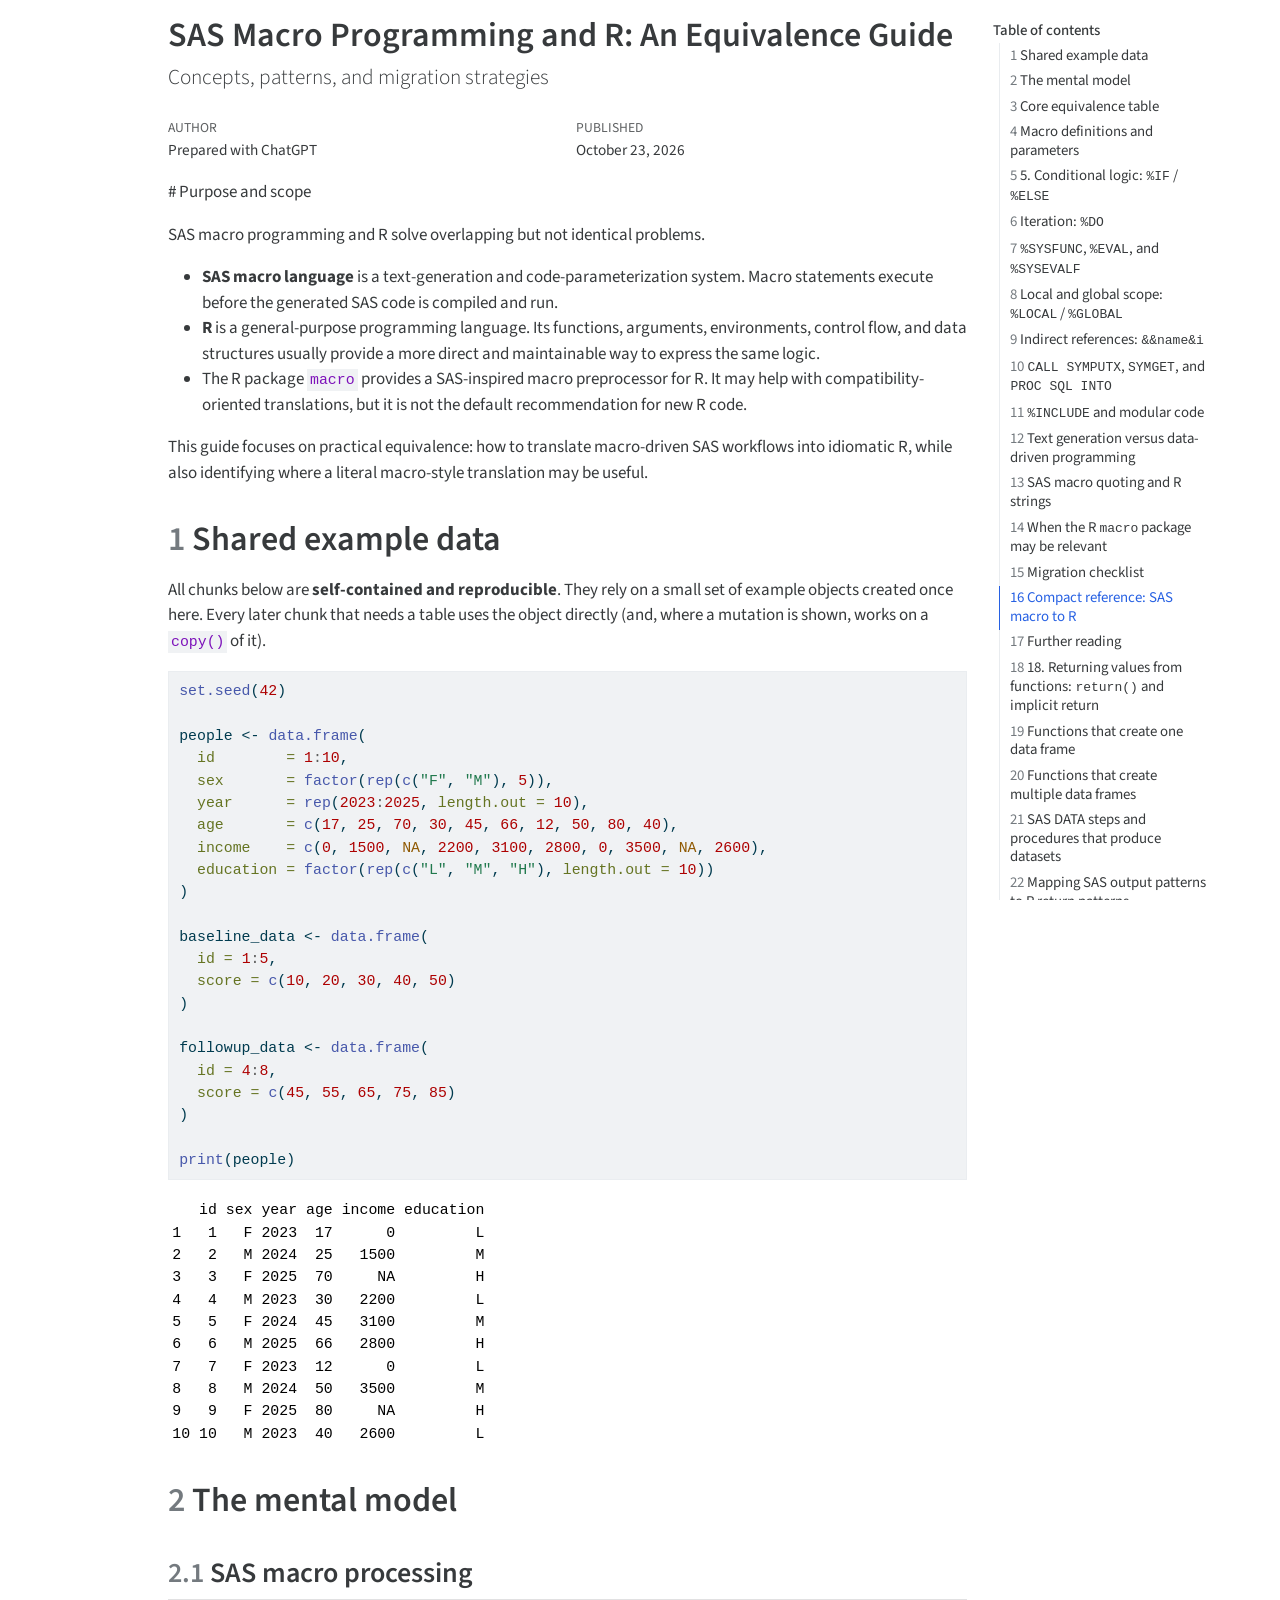
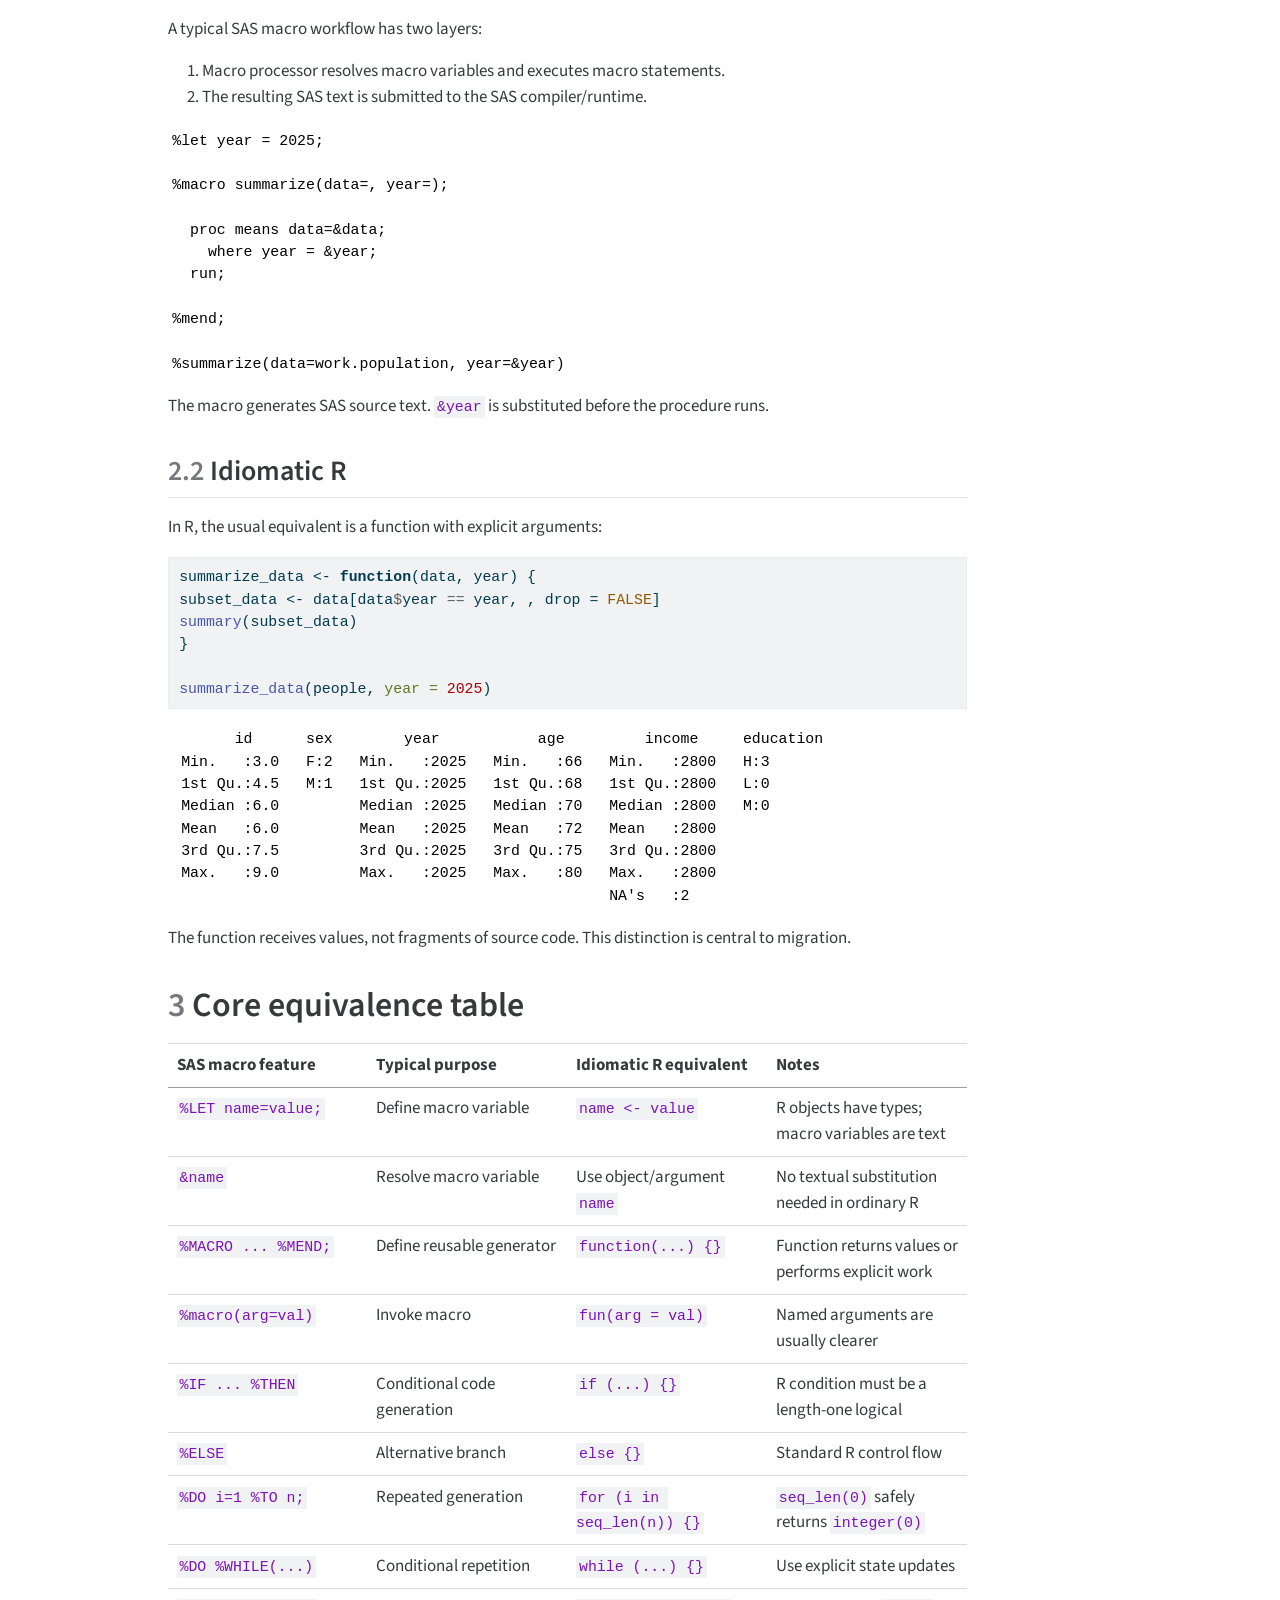
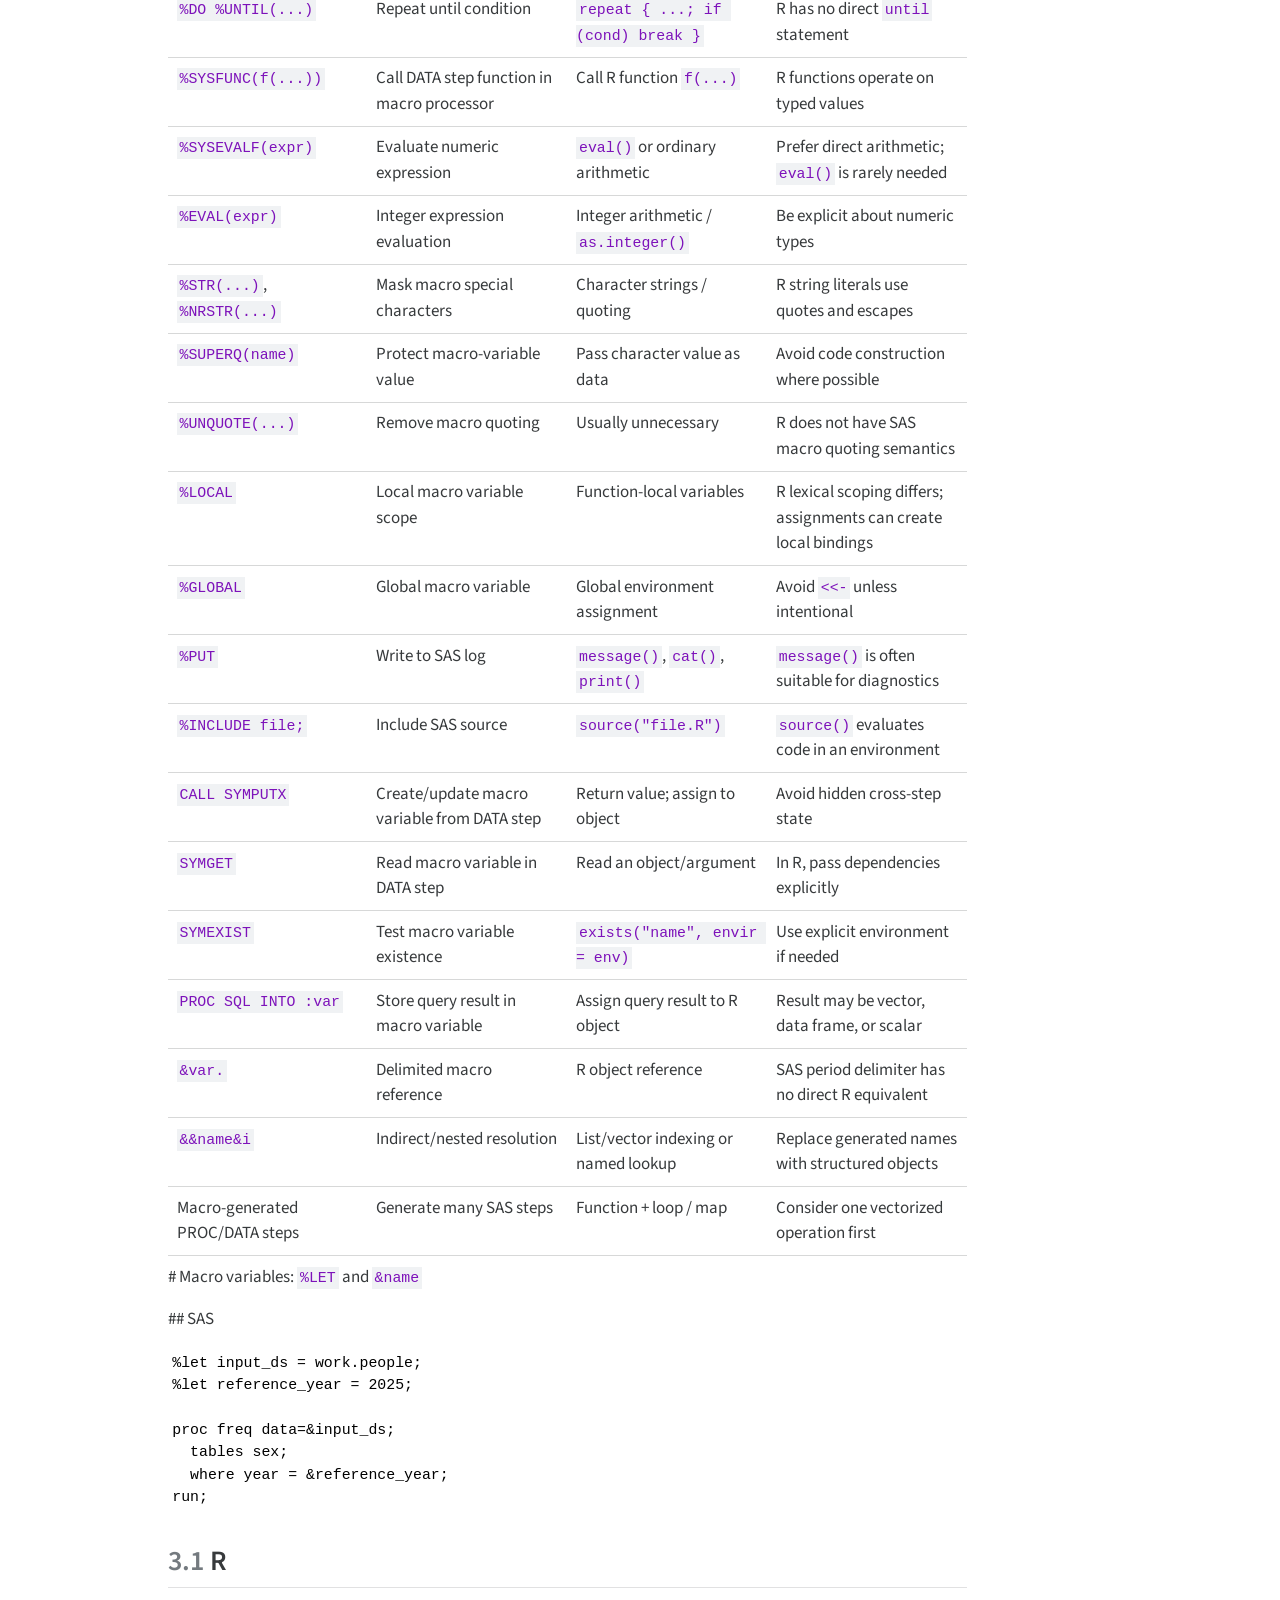
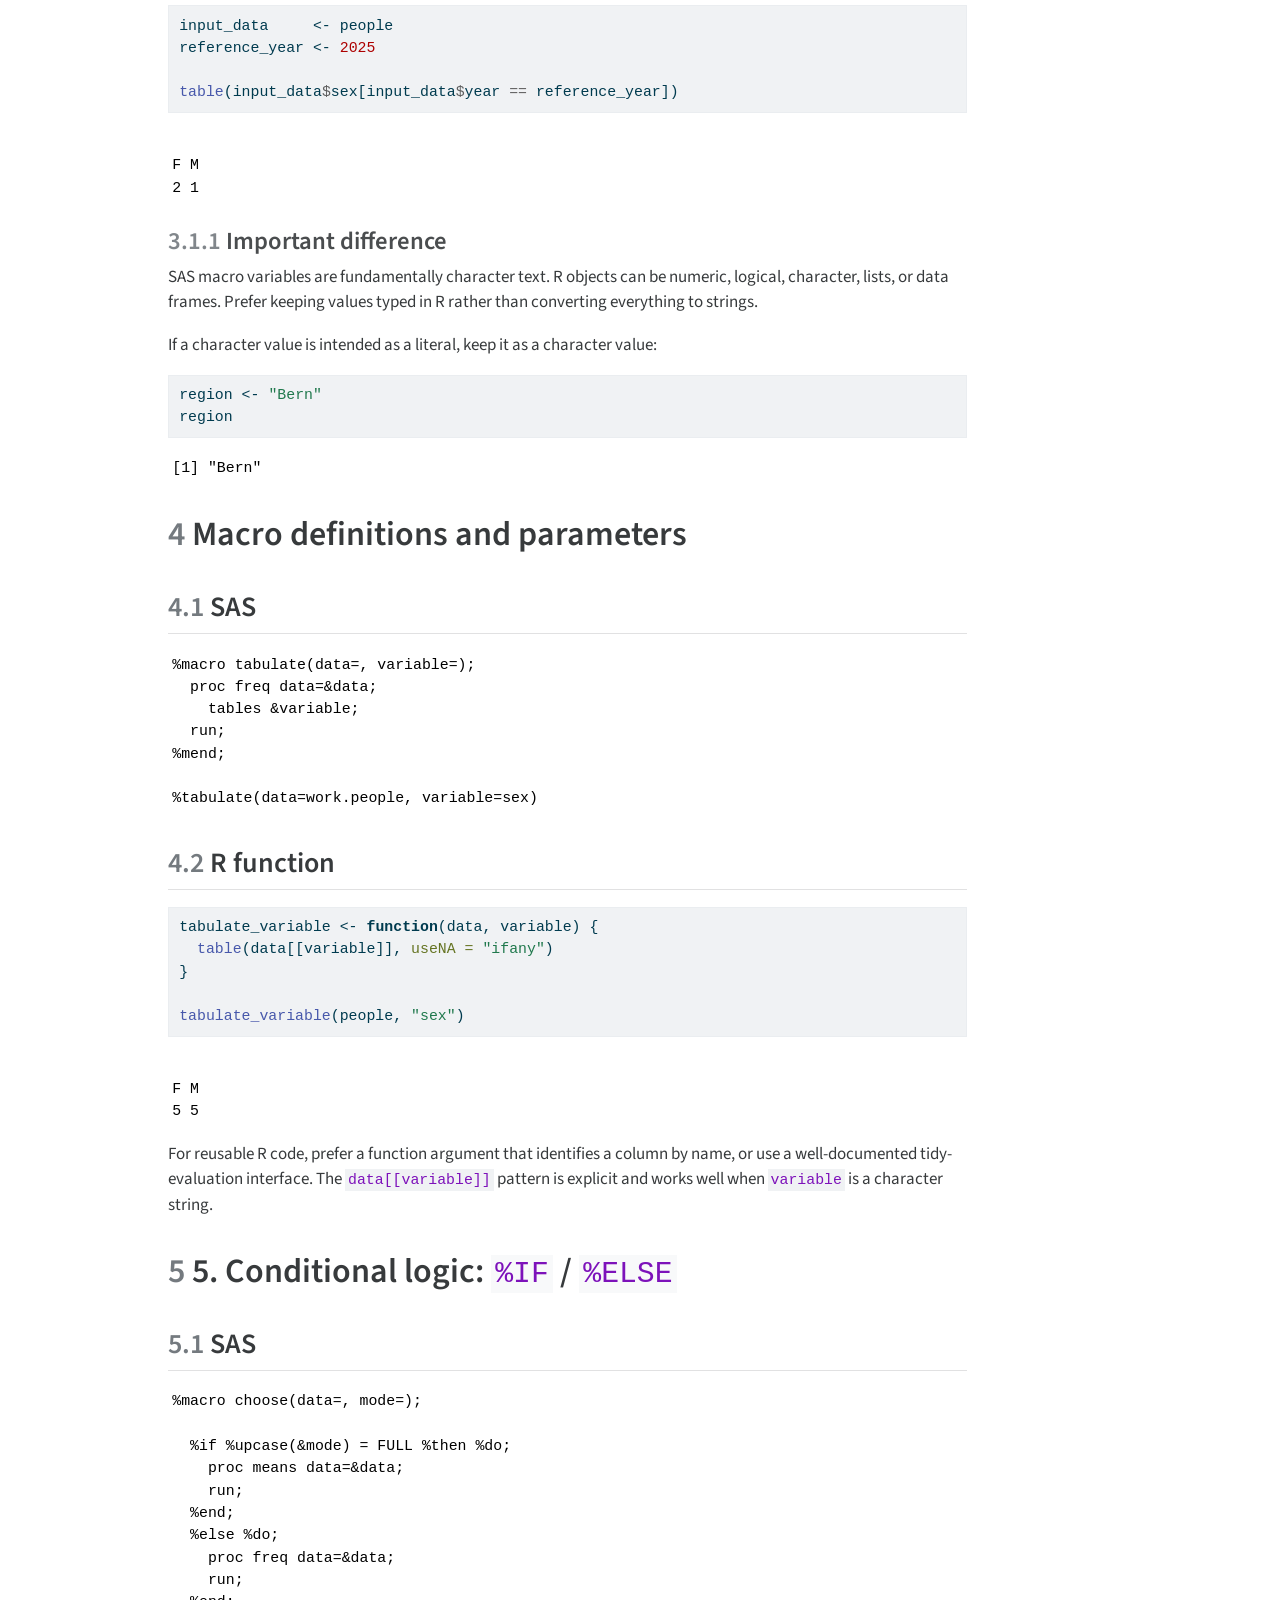
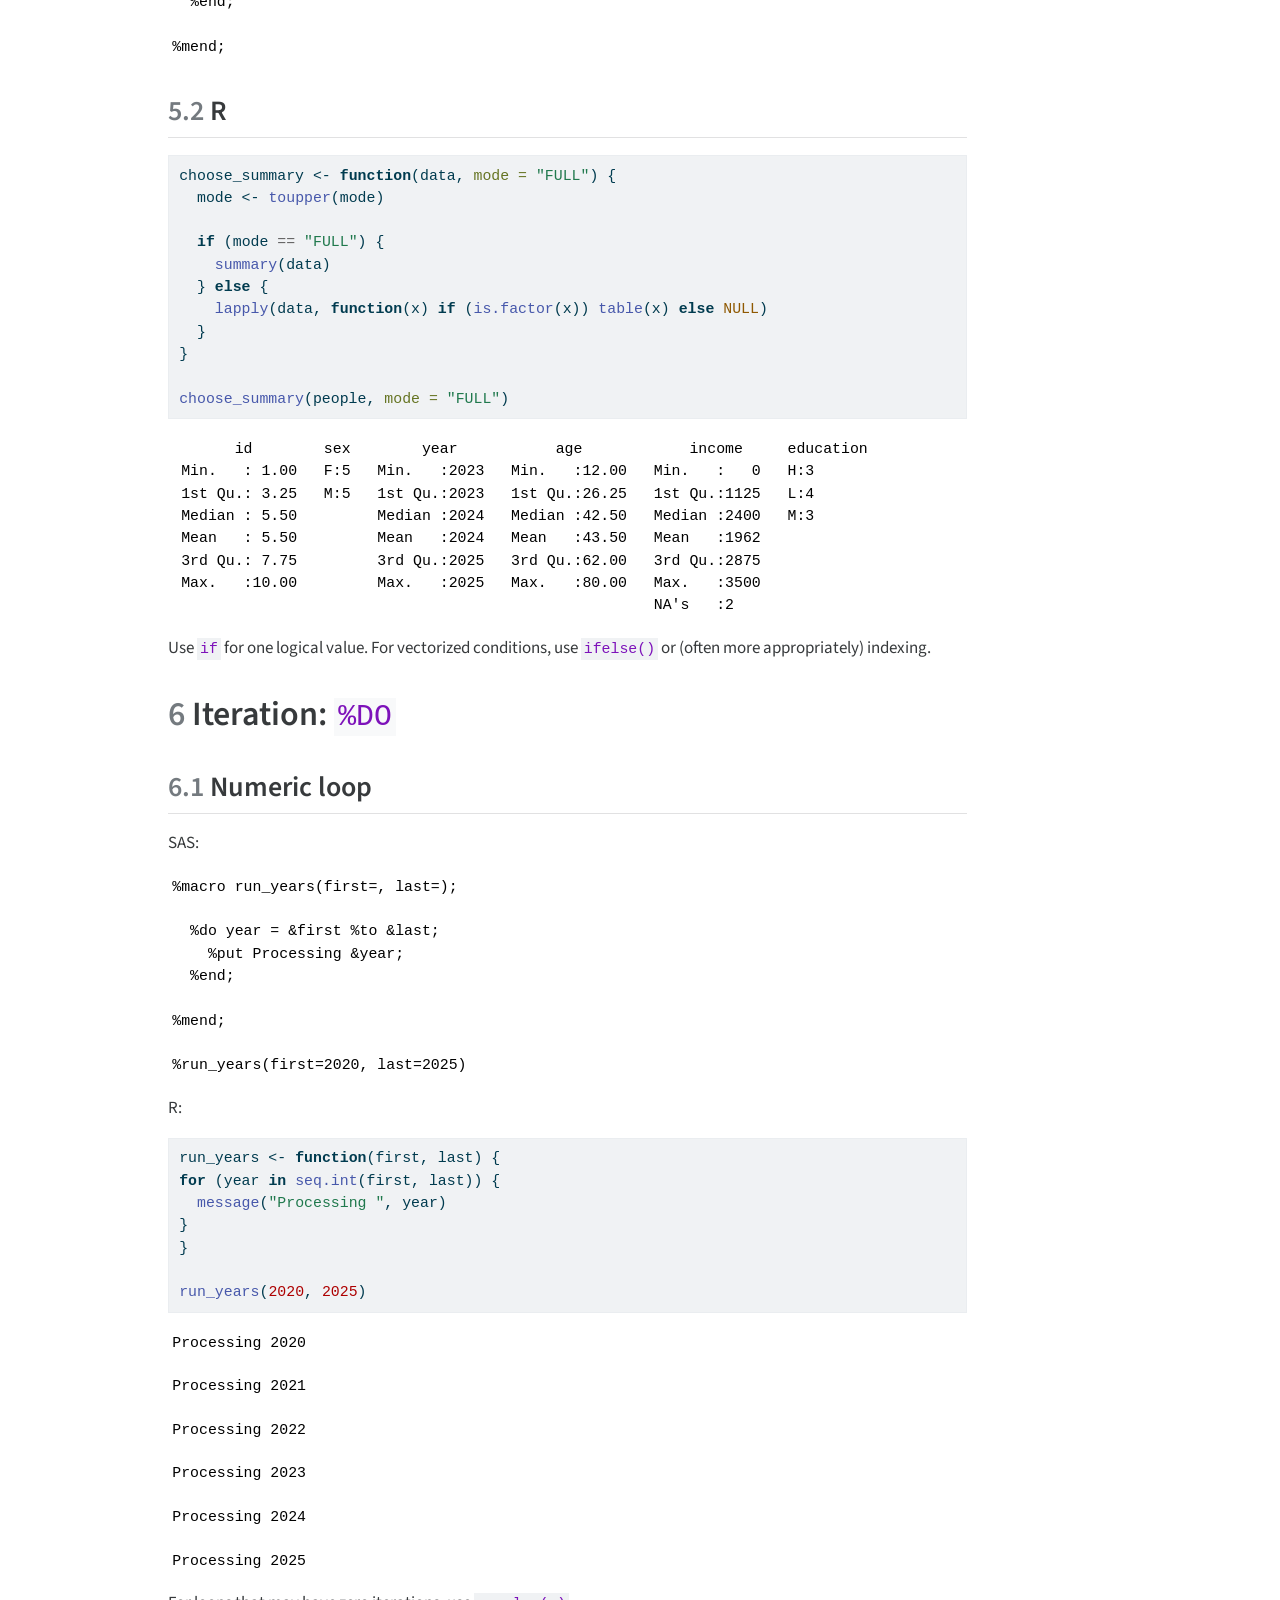
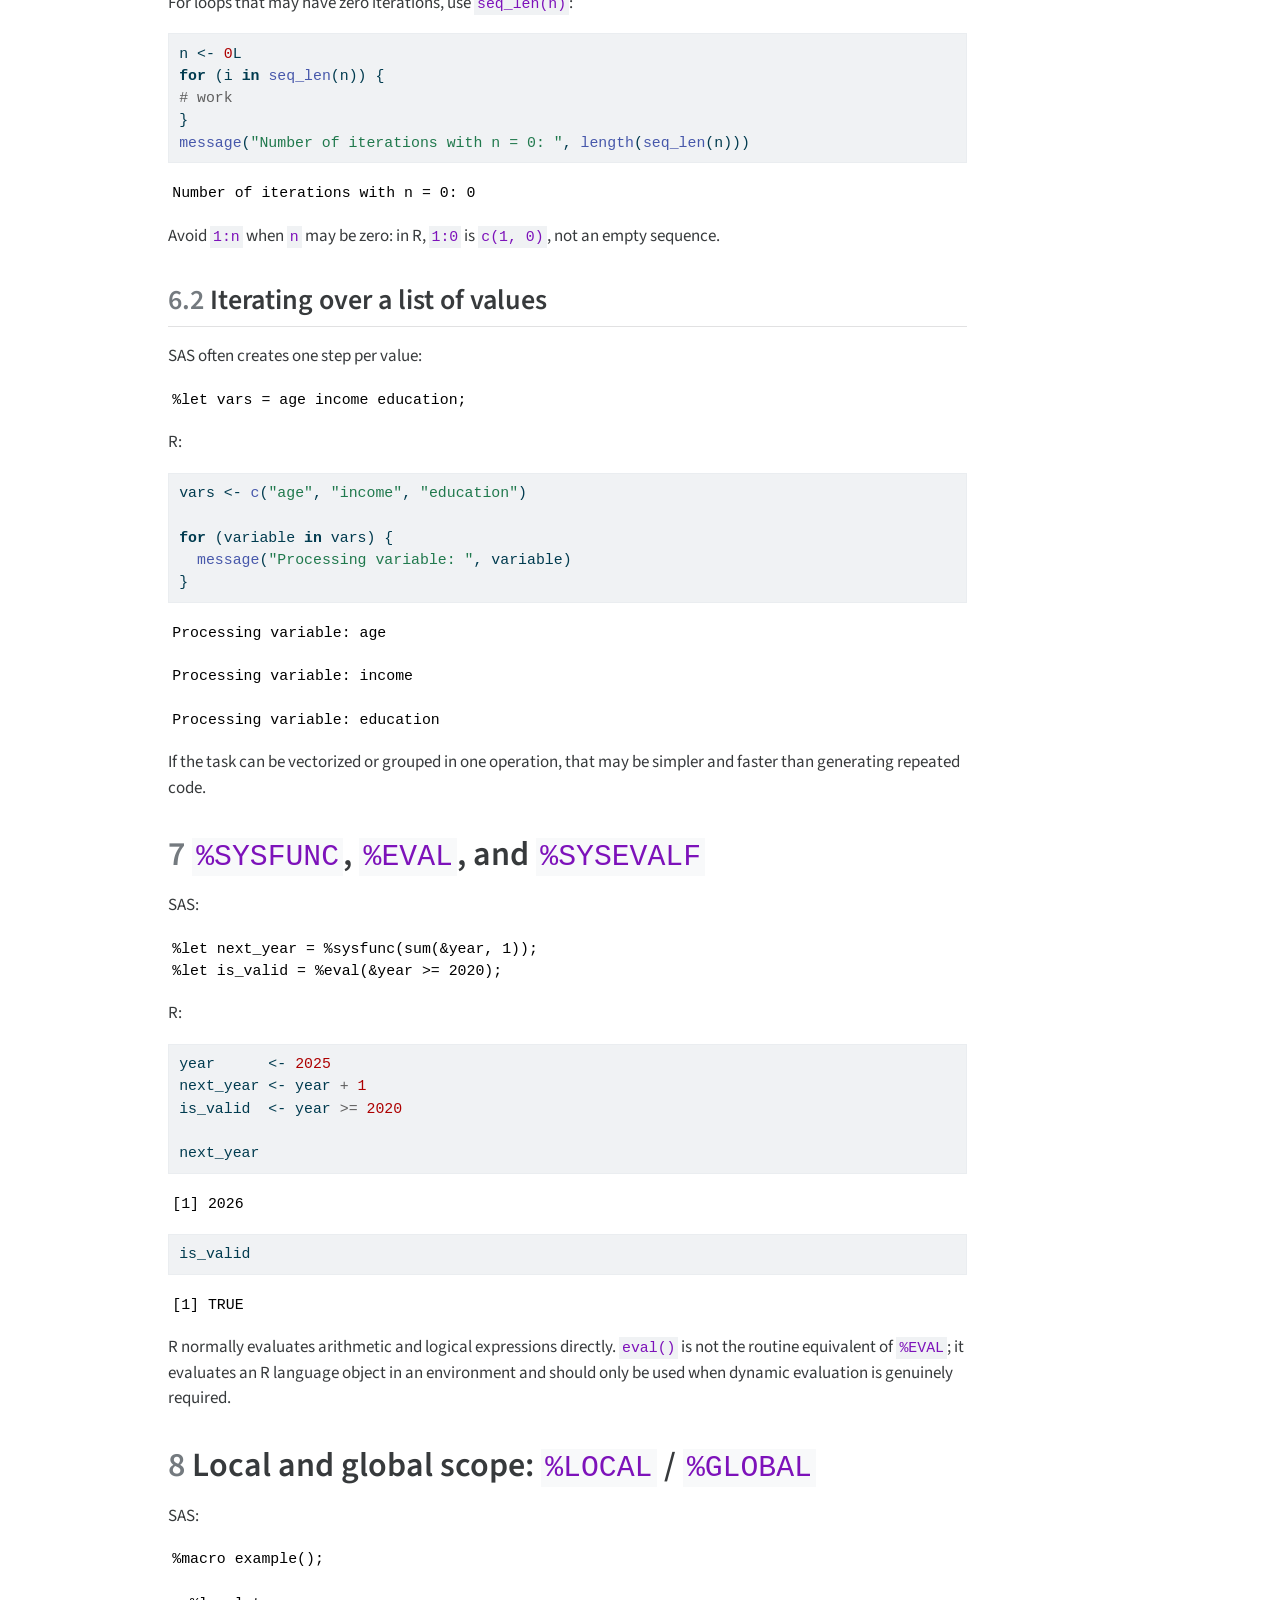
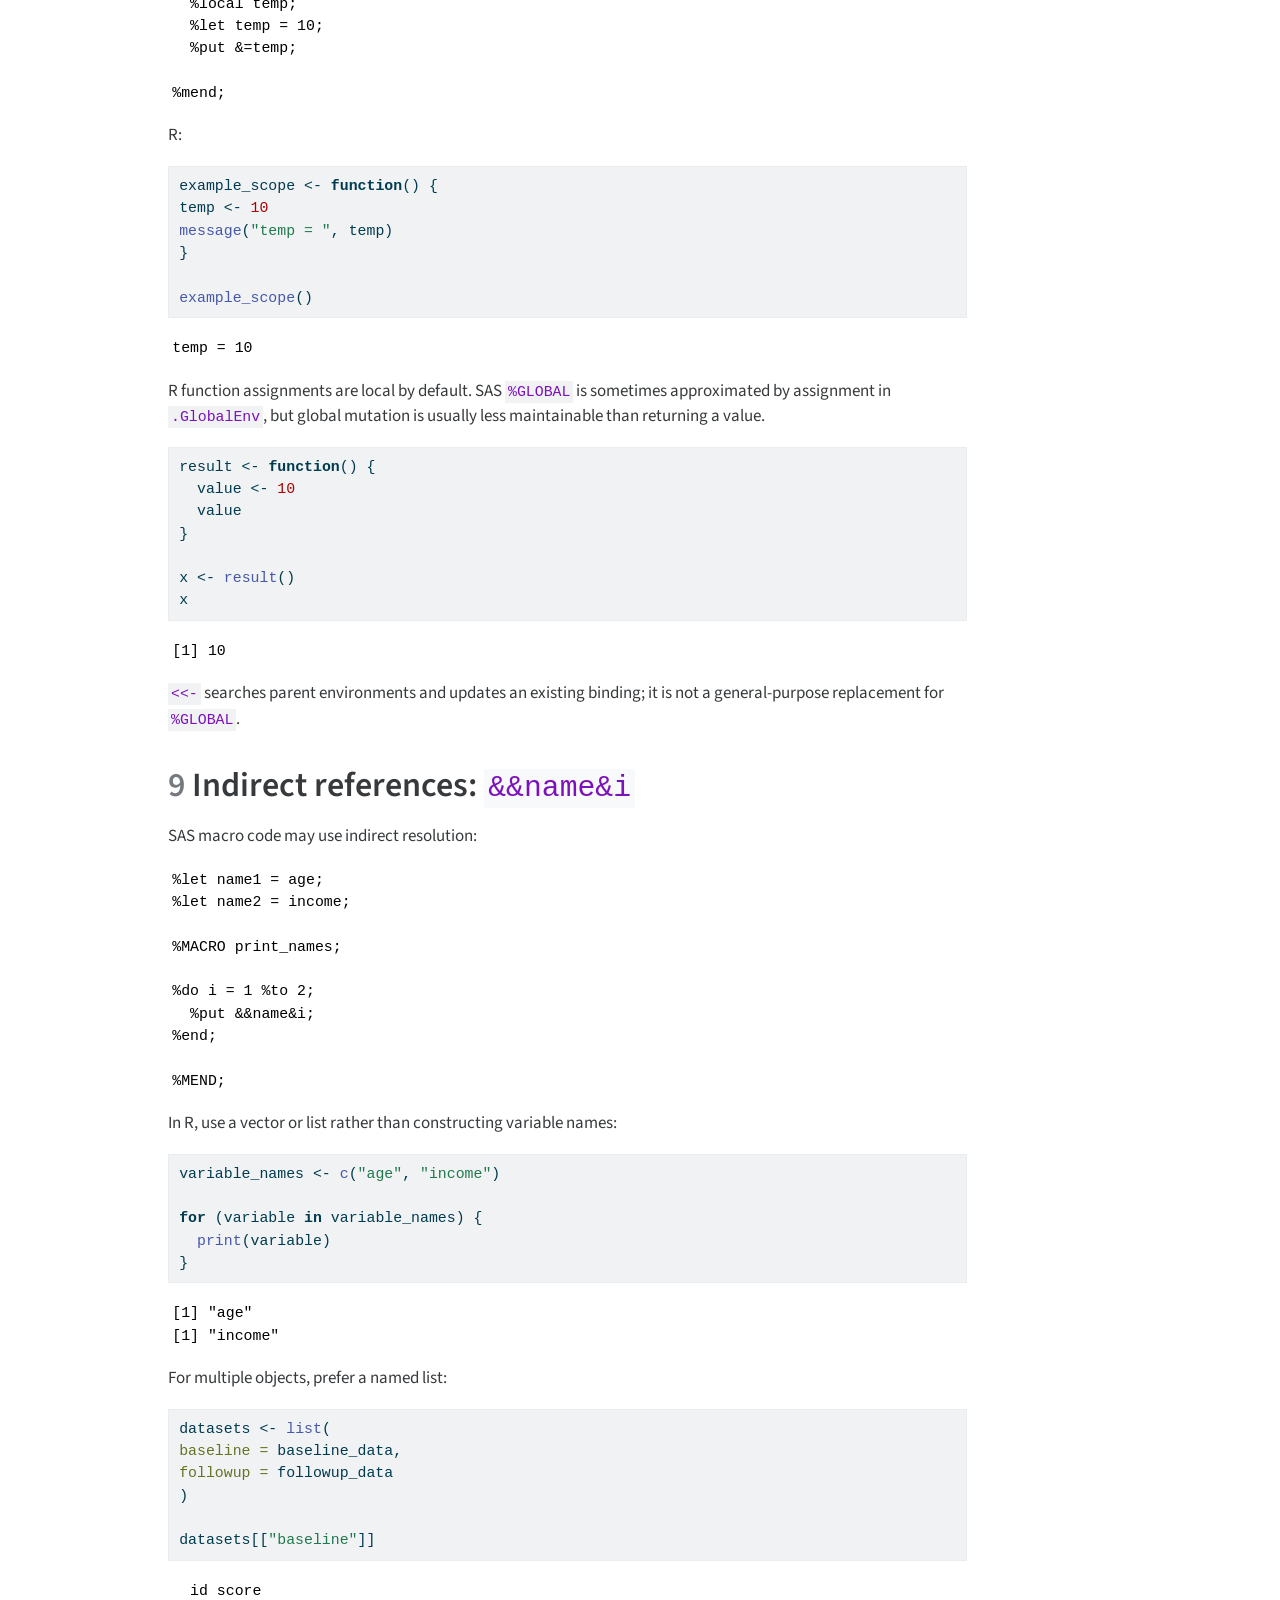
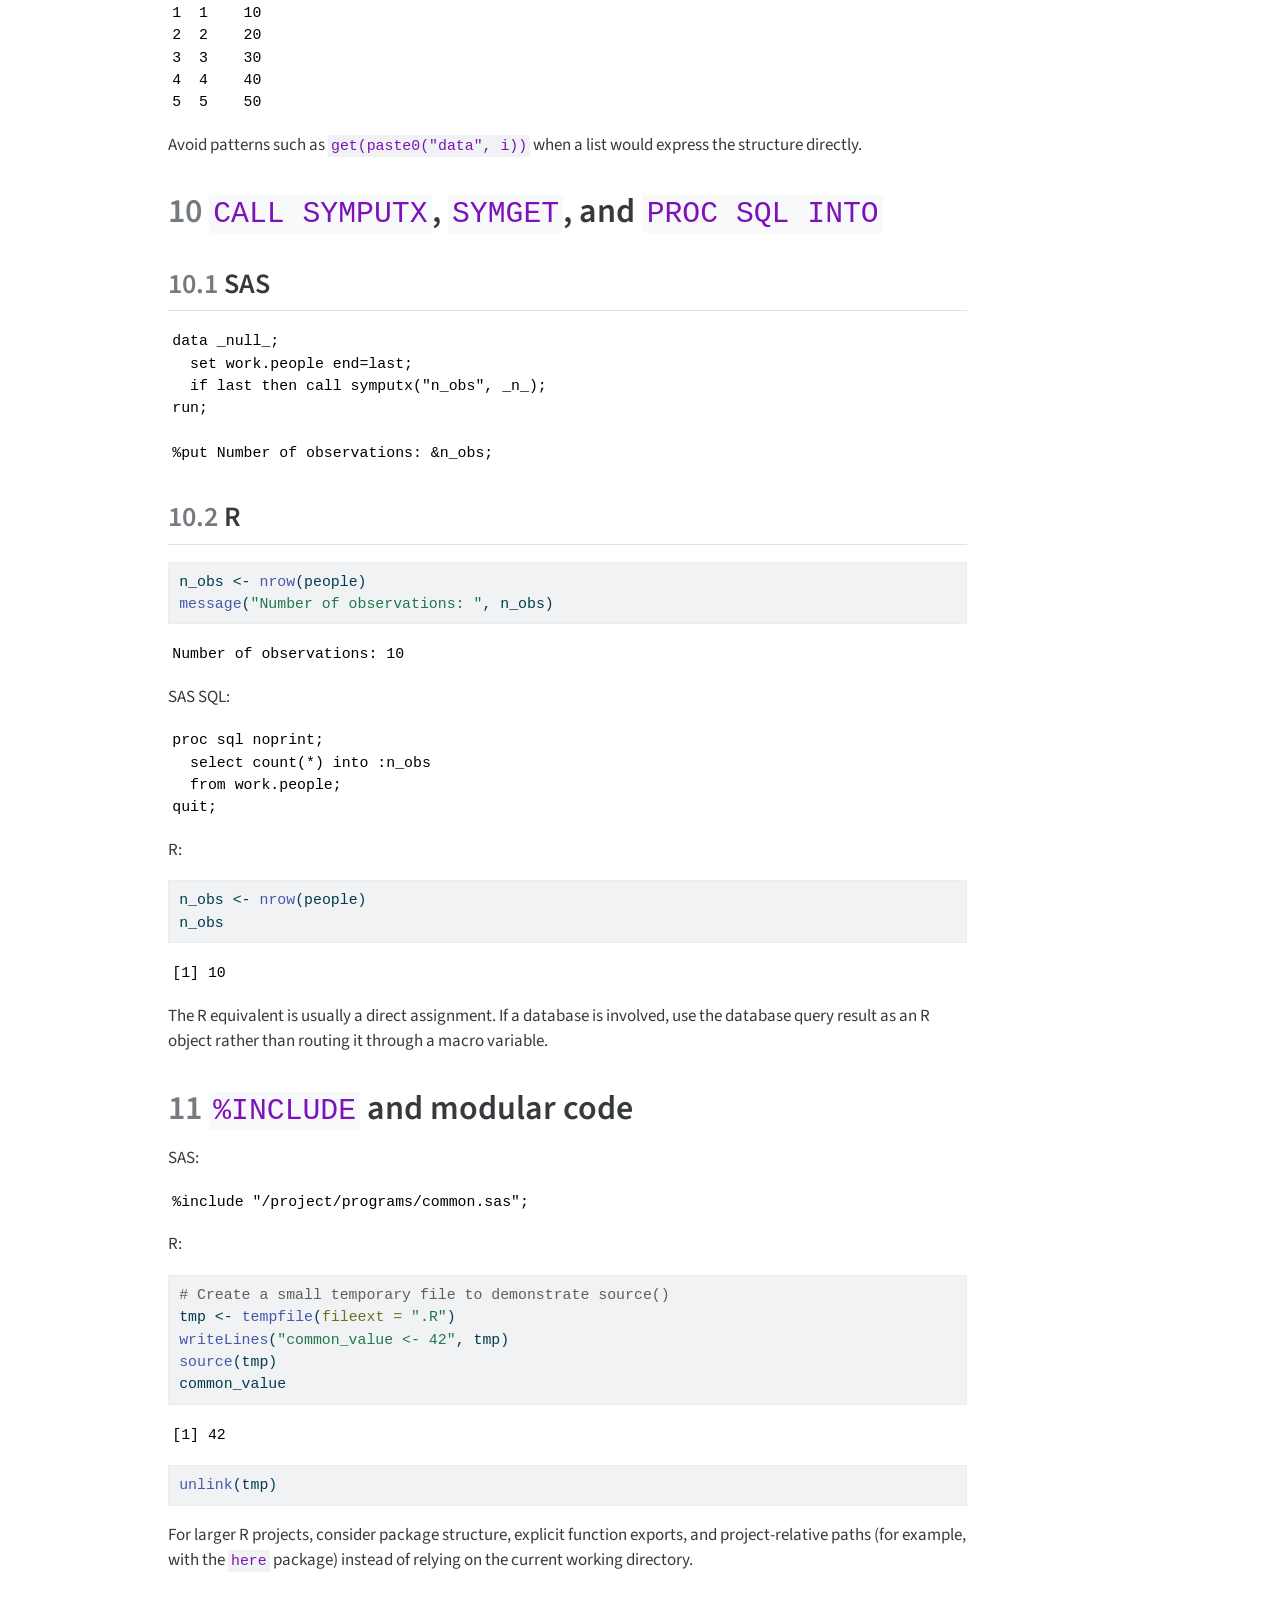
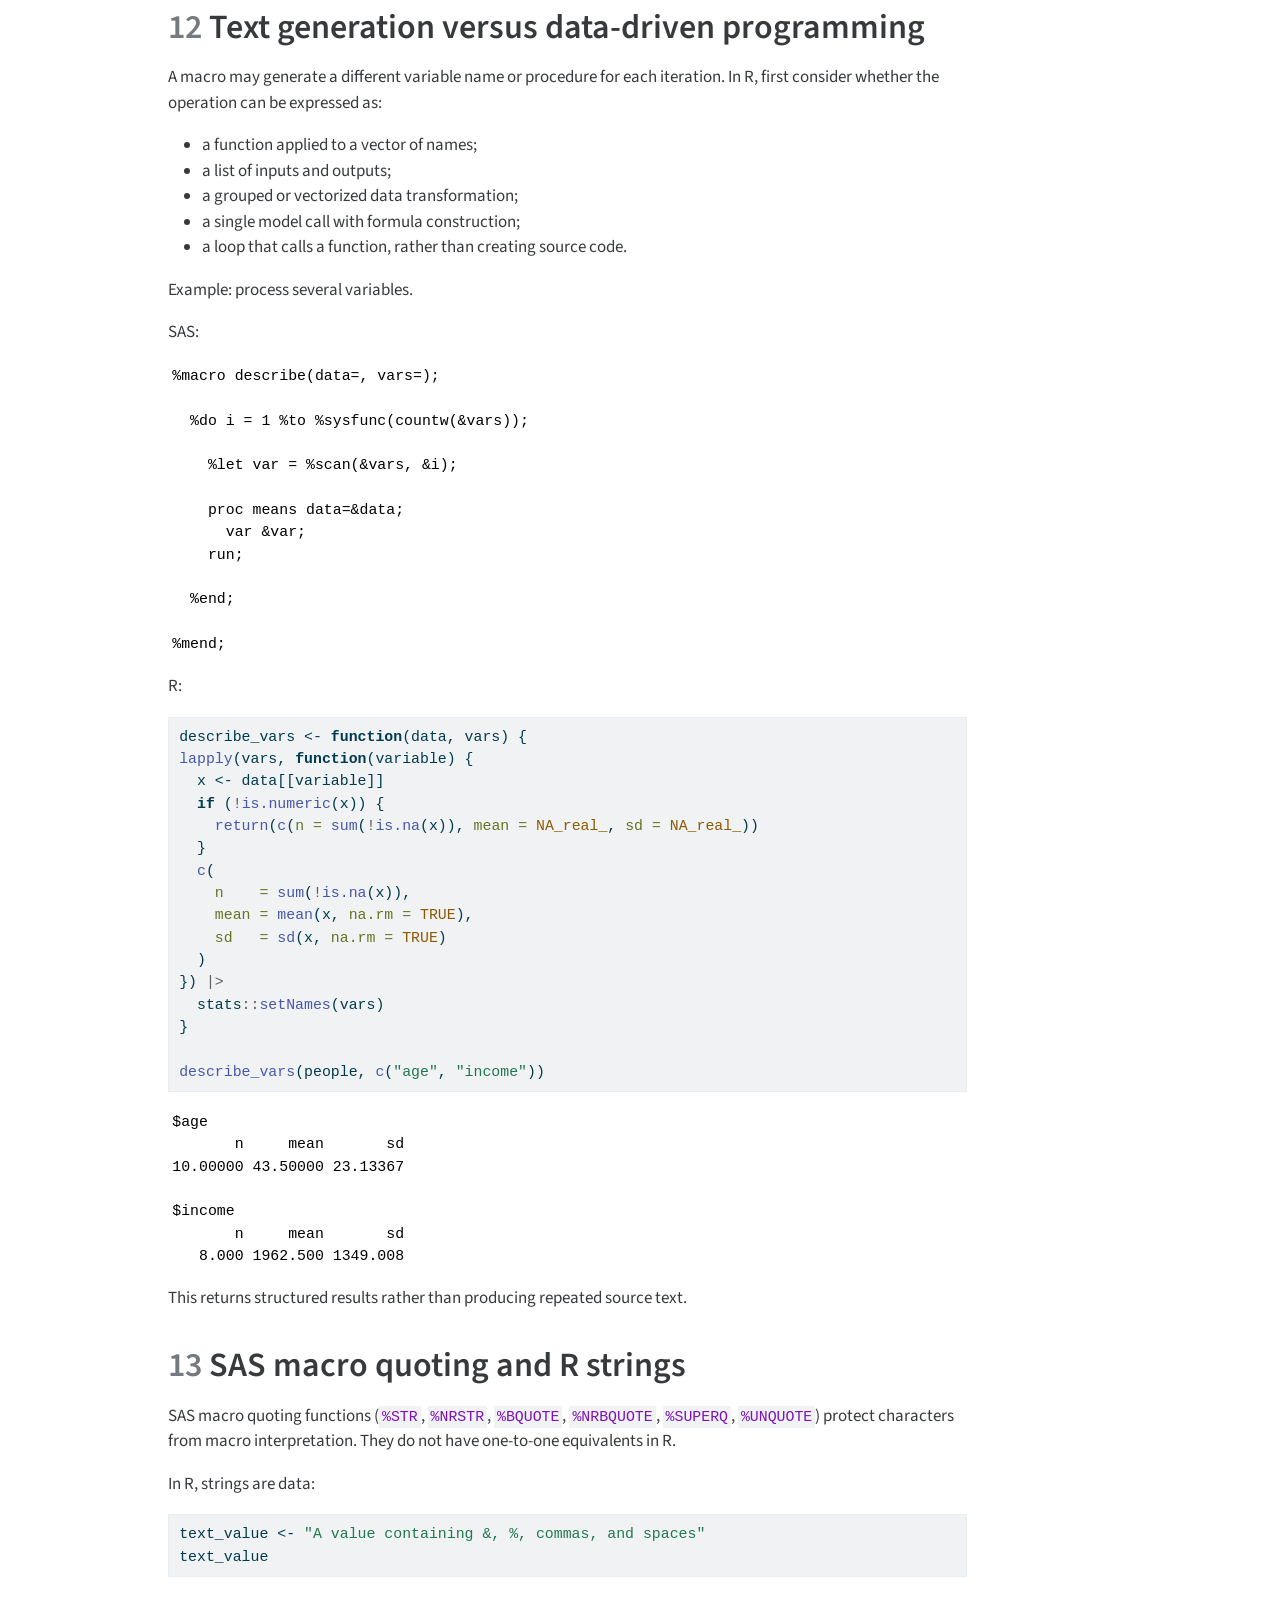
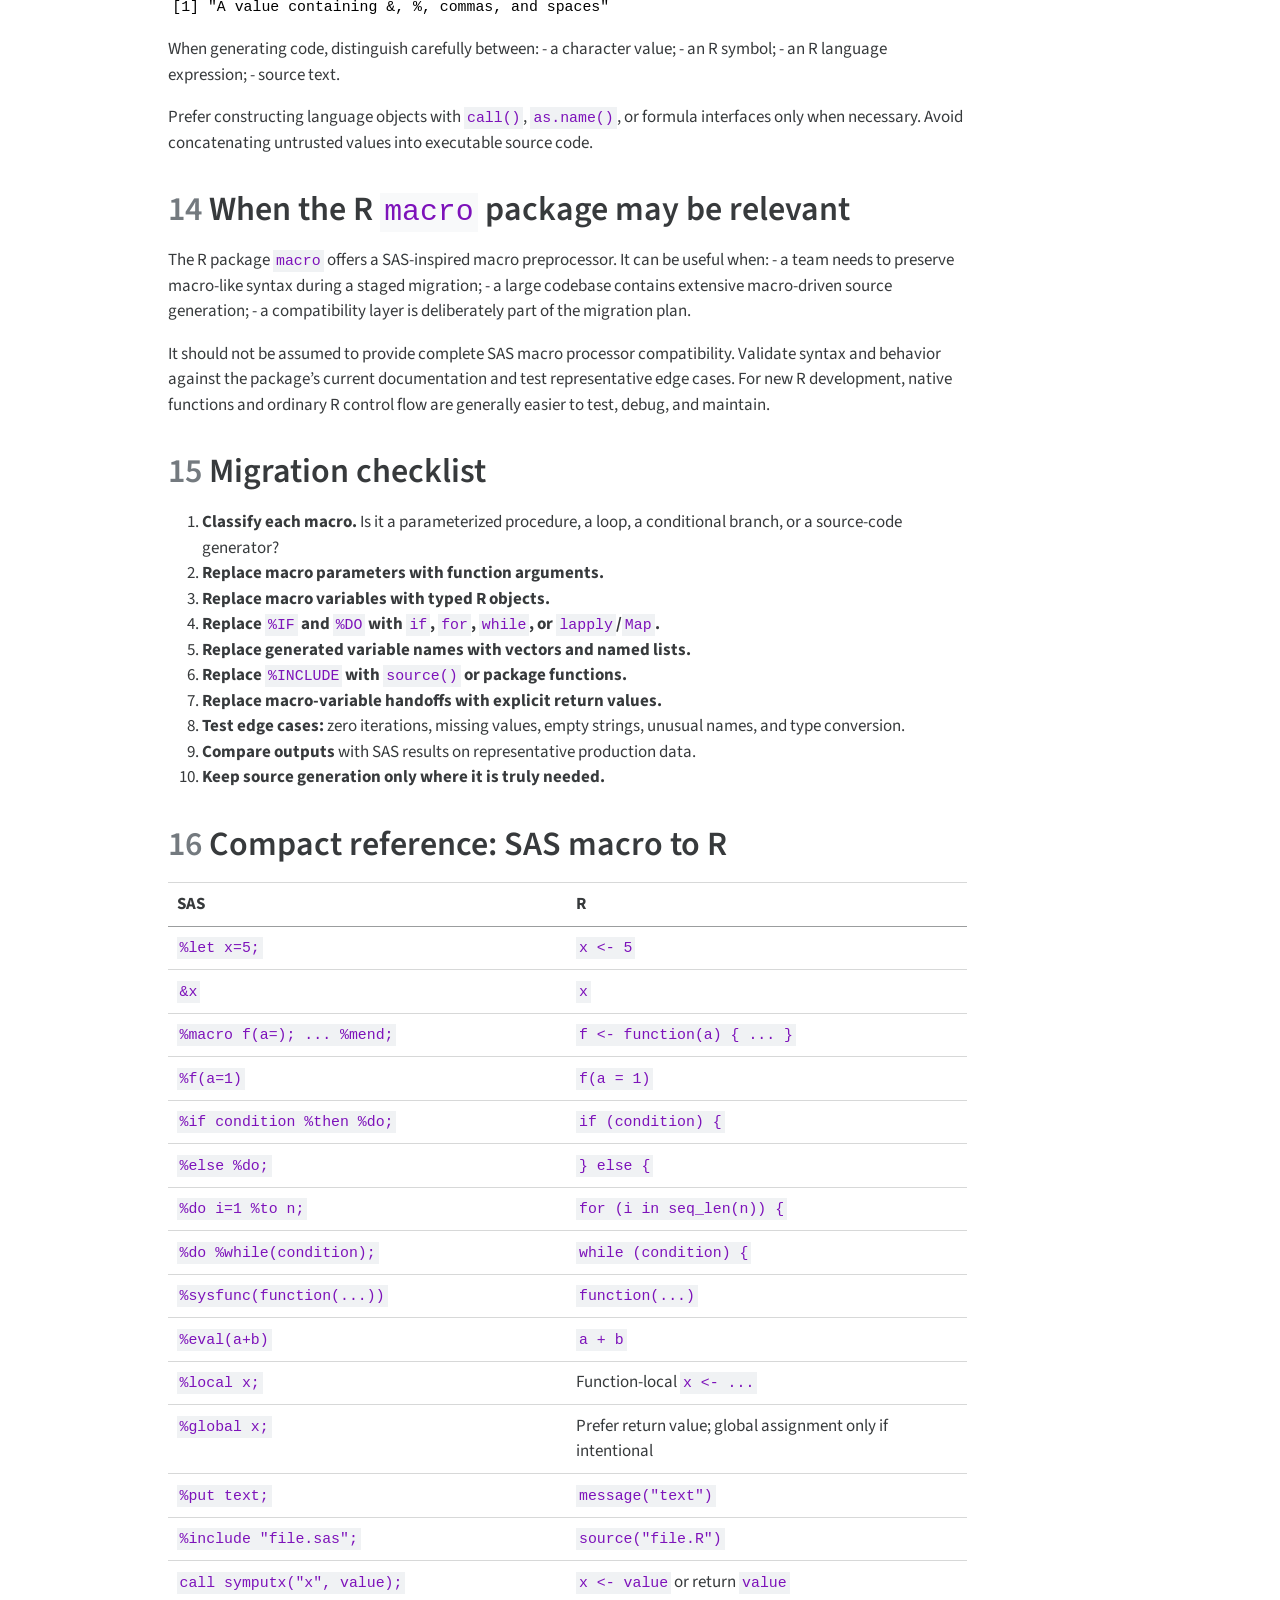
<file: docs/sas_macro_programming_to_r_equivalence_exe.html>
<!DOCTYPE html>
<html xmlns="http://www.w3.org/1999/xhtml" lang="en" xml:lang="en"><head>

<meta charset="utf-8">
<meta name="generator" content="quarto-1.10.20">

<meta name="viewport" content="width=device-width, initial-scale=1.0, user-scalable=yes">

<meta name="author" content="Prepared with ChatGPT">
<meta name="dcterms.date" content="2026-10-23">

<title>SAS Macro Programming and R: An Equivalence Guide</title>
<style>
/* Default styles provided by pandoc.
** See https://pandoc.org/MANUAL.html#variables-for-html for config info.
*/
span.smallcaps{font-variant: small-caps;}
div.columns{display: flex; gap: 1.5em;}
div.column{flex: auto;}
@media screen {
div.columns{gap: min(4vw, 1.5em);}
div.column{overflow-x: auto;}
}
div.hanging-indent{margin-left: 1.5em; text-indent: -1.5em;}
ul.task-list{list-style: none;}
ul.task-list li input[type="checkbox"] {
  width: 0.8em;
  margin: 0 0.8em 0.2em -1em; /* quarto-specific, see https://github.com/quarto-dev/quarto-cli/issues/4556 */ 
  vertical-align: middle;
}
/* CSS for syntax highlighting */
html { -webkit-text-size-adjust: 100%; }
pre > code.sourceCode { white-space: pre; position: relative; }
pre > code.sourceCode > span { display: inline-block; line-height: 1.25; }
pre > code.sourceCode > span:empty { height: 1.2em; }
.sourceCode { overflow: visible; }
code.sourceCode > span { color: inherit; text-decoration: inherit; }
div.sourceCode { margin: 1em 0; }
pre.sourceCode { margin: 0; }
@media screen {
div.sourceCode { overflow: auto; }
}
@media print {
pre > code.sourceCode { white-space: pre-wrap; }
pre > code.sourceCode > span { text-indent: -5em; padding-left: 5em; }
}
pre.numberSource code
  { counter-reset: source-line 0; }
pre.numberSource code > span
  { position: relative; left: -4em; counter-increment: source-line; }
pre.numberSource code > span > a:first-child::before
  { content: counter(source-line);
    position: relative; left: -1em; text-align: right; vertical-align: baseline;
    border: none; display: inline-block;
    -webkit-touch-callout: none; -webkit-user-select: none;
    -khtml-user-select: none; -moz-user-select: none;
    -ms-user-select: none; user-select: none;
    padding: 0 4px; width: 4em;
  }
pre.numberSource { margin-left: 3em;  padding-left: 4px; }
div.sourceCode
  {   }
@media screen {
pre > code.sourceCode > span > a:first-child::before { text-decoration: underline; }
}
</style>


<script src="sas_macro_programming_to_r_equivalence_exe_files/libs/clipboard/clipboard.min.js"></script>
<script src="sas_macro_programming_to_r_equivalence_exe_files/libs/quarto-html/quarto.js" type="module"></script>
<script src="sas_macro_programming_to_r_equivalence_exe_files/libs/quarto-html/tabsets/tabsets.js" type="module"></script>
<script src="sas_macro_programming_to_r_equivalence_exe_files/libs/quarto-html/popper.min.js"></script>
<script src="sas_macro_programming_to_r_equivalence_exe_files/libs/quarto-html/tippy.umd.min.js"></script>
<script src="sas_macro_programming_to_r_equivalence_exe_files/libs/quarto-html/anchor.min.js"></script>
<link href="sas_macro_programming_to_r_equivalence_exe_files/libs/quarto-html/tippy.css" rel="stylesheet">
<link href="sas_macro_programming_to_r_equivalence_exe_files/libs/quarto-html/quarto-syntax-highlighting-17888a1159294d3eb470f19f6f52f5a5.css" rel="stylesheet" id="quarto-text-highlighting-styles">
<script src="sas_macro_programming_to_r_equivalence_exe_files/libs/bootstrap/bootstrap.min.js"></script>
<link href="sas_macro_programming_to_r_equivalence_exe_files/libs/bootstrap/bootstrap-icons.css" rel="stylesheet">
<link href="sas_macro_programming_to_r_equivalence_exe_files/libs/bootstrap/bootstrap-9796be37b2396decd55aa489daf68ba3.min.css" rel="stylesheet" append-hash="true" id="quarto-bootstrap" data-mode="light">


</head>

<body class="quarto-light">

<div id="quarto-content" class="page-columns page-rows-contents page-layout-article">
<div id="quarto-margin-sidebar" class="sidebar margin-sidebar">
  <nav id="TOC" role="doc-toc" class="toc-active">
    <h2 id="toc-title">Table of contents</h2>
   
  <ul>
  <li><a href="#shared-example-data" id="toc-shared-example-data" class="nav-link active" data-scroll-target="#shared-example-data"><span class="header-section-number">1</span> Shared example data</a></li>
  <li><a href="#the-mental-model" id="toc-the-mental-model" class="nav-link" data-scroll-target="#the-mental-model"><span class="header-section-number">2</span> The mental model</a>
  <ul class="collapse">
  <li><a href="#sas-macro-processing" id="toc-sas-macro-processing" class="nav-link" data-scroll-target="#sas-macro-processing"><span class="header-section-number">2.1</span> SAS macro processing</a></li>
  <li><a href="#idiomatic-r" id="toc-idiomatic-r" class="nav-link" data-scroll-target="#idiomatic-r"><span class="header-section-number">2.2</span> Idiomatic R</a></li>
  </ul></li>
  <li><a href="#core-equivalence-table" id="toc-core-equivalence-table" class="nav-link" data-scroll-target="#core-equivalence-table"><span class="header-section-number">3</span> Core equivalence table</a>
  <ul class="collapse">
  <li><a href="#r" id="toc-r" class="nav-link" data-scroll-target="#r"><span class="header-section-number">3.1</span> R</a>
  <ul class="collapse">
  <li><a href="#important-difference" id="toc-important-difference" class="nav-link" data-scroll-target="#important-difference"><span class="header-section-number">3.1.1</span> Important difference</a></li>
  </ul></li>
  </ul></li>
  <li><a href="#macro-definitions-and-parameters" id="toc-macro-definitions-and-parameters" class="nav-link" data-scroll-target="#macro-definitions-and-parameters"><span class="header-section-number">4</span> Macro definitions and parameters</a>
  <ul class="collapse">
  <li><a href="#sas" id="toc-sas" class="nav-link" data-scroll-target="#sas"><span class="header-section-number">4.1</span> SAS</a></li>
  <li><a href="#r-function" id="toc-r-function" class="nav-link" data-scroll-target="#r-function"><span class="header-section-number">4.2</span> R function</a></li>
  </ul></li>
  <li><a href="#conditional-logic-if-else" id="toc-conditional-logic-if-else" class="nav-link" data-scroll-target="#conditional-logic-if-else"><span class="header-section-number">5</span> 5. Conditional logic: <code>%IF</code> / <code>%ELSE</code></a>
  <ul class="collapse">
  <li><a href="#sas-1" id="toc-sas-1" class="nav-link" data-scroll-target="#sas-1"><span class="header-section-number">5.1</span> SAS</a></li>
  <li><a href="#r-1" id="toc-r-1" class="nav-link" data-scroll-target="#r-1"><span class="header-section-number">5.2</span> R</a></li>
  </ul></li>
  <li><a href="#iteration-do" id="toc-iteration-do" class="nav-link" data-scroll-target="#iteration-do"><span class="header-section-number">6</span> Iteration: <code>%DO</code></a>
  <ul class="collapse">
  <li><a href="#numeric-loop" id="toc-numeric-loop" class="nav-link" data-scroll-target="#numeric-loop"><span class="header-section-number">6.1</span> Numeric loop</a></li>
  <li><a href="#iterating-over-a-list-of-values" id="toc-iterating-over-a-list-of-values" class="nav-link" data-scroll-target="#iterating-over-a-list-of-values"><span class="header-section-number">6.2</span> Iterating over a list of values</a></li>
  </ul></li>
  <li><a href="#sysfunc-eval-and-sysevalf" id="toc-sysfunc-eval-and-sysevalf" class="nav-link" data-scroll-target="#sysfunc-eval-and-sysevalf"><span class="header-section-number">7</span> <code>%SYSFUNC</code>, <code>%EVAL</code>, and <code>%SYSEVALF</code></a></li>
  <li><a href="#local-and-global-scope-local-global" id="toc-local-and-global-scope-local-global" class="nav-link" data-scroll-target="#local-and-global-scope-local-global"><span class="header-section-number">8</span> Local and global scope: <code>%LOCAL</code> / <code>%GLOBAL</code></a></li>
  <li><a href="#indirect-references-namei" id="toc-indirect-references-namei" class="nav-link" data-scroll-target="#indirect-references-namei"><span class="header-section-number">9</span> Indirect references: <code>&amp;&amp;name&amp;i</code></a></li>
  <li><a href="#call-symputx-symget-and-proc-sql-into" id="toc-call-symputx-symget-and-proc-sql-into" class="nav-link" data-scroll-target="#call-symputx-symget-and-proc-sql-into"><span class="header-section-number">10</span> <code>CALL SYMPUTX</code>, <code>SYMGET</code>, and <code>PROC SQL INTO</code></a>
  <ul class="collapse">
  <li><a href="#sas-2" id="toc-sas-2" class="nav-link" data-scroll-target="#sas-2"><span class="header-section-number">10.1</span> SAS</a></li>
  <li><a href="#r-2" id="toc-r-2" class="nav-link" data-scroll-target="#r-2"><span class="header-section-number">10.2</span> R</a></li>
  </ul></li>
  <li><a href="#include-and-modular-code" id="toc-include-and-modular-code" class="nav-link" data-scroll-target="#include-and-modular-code"><span class="header-section-number">11</span> <code>%INCLUDE</code> and modular code</a></li>
  <li><a href="#text-generation-versus-data-driven-programming" id="toc-text-generation-versus-data-driven-programming" class="nav-link" data-scroll-target="#text-generation-versus-data-driven-programming"><span class="header-section-number">12</span> Text generation versus data-driven programming</a></li>
  <li><a href="#sas-macro-quoting-and-r-strings" id="toc-sas-macro-quoting-and-r-strings" class="nav-link" data-scroll-target="#sas-macro-quoting-and-r-strings"><span class="header-section-number">13</span> SAS macro quoting and R strings</a></li>
  <li><a href="#when-the-r-macro-package-may-be-relevant" id="toc-when-the-r-macro-package-may-be-relevant" class="nav-link" data-scroll-target="#when-the-r-macro-package-may-be-relevant"><span class="header-section-number">14</span> When the R <code>macro</code> package may be relevant</a></li>
  <li><a href="#migration-checklist" id="toc-migration-checklist" class="nav-link" data-scroll-target="#migration-checklist"><span class="header-section-number">15</span> Migration checklist</a></li>
  <li><a href="#compact-reference-sas-macro-to-r" id="toc-compact-reference-sas-macro-to-r" class="nav-link" data-scroll-target="#compact-reference-sas-macro-to-r"><span class="header-section-number">16</span> Compact reference: SAS macro to R</a></li>
  <li><a href="#further-reading" id="toc-further-reading" class="nav-link" data-scroll-target="#further-reading"><span class="header-section-number">17</span> Further reading</a></li>
  <li><a href="#returning-values-from-functions-return-and-implicit-return" id="toc-returning-values-from-functions-return-and-implicit-return" class="nav-link" data-scroll-target="#returning-values-from-functions-return-and-implicit-return"><span class="header-section-number">18</span> 18. Returning values from functions: <code>return()</code> and implicit return</a></li>
  <li><a href="#functions-that-create-one-data-frame" id="toc-functions-that-create-one-data-frame" class="nav-link" data-scroll-target="#functions-that-create-one-data-frame"><span class="header-section-number">19</span> Functions that create one data frame</a></li>
  <li><a href="#functions-that-create-multiple-data-frames" id="toc-functions-that-create-multiple-data-frames" class="nav-link" data-scroll-target="#functions-that-create-multiple-data-frames"><span class="header-section-number">20</span> Functions that create multiple data frames</a>
  <ul class="collapse">
  <li><a href="#returning-several-derived-datasets" id="toc-returning-several-derived-datasets" class="nav-link" data-scroll-target="#returning-several-derived-datasets"><span class="header-section-number">20.1</span> Returning several derived datasets</a></li>
  </ul></li>
  <li><a href="#sas-data-steps-and-procedures-that-produce-datasets" id="toc-sas-data-steps-and-procedures-that-produce-datasets" class="nav-link" data-scroll-target="#sas-data-steps-and-procedures-that-produce-datasets"><span class="header-section-number">21</span> SAS DATA steps and procedures that produce datasets</a>
  <ul class="collapse">
  <li><a href="#if-the-function-should-save-datasets-to-disk" id="toc-if-the-function-should-save-datasets-to-disk" class="nav-link" data-scroll-target="#if-the-function-should-save-datasets-to-disk"><span class="header-section-number">21.1</span> If the function should save datasets to disk</a></li>
  </ul></li>
  <li><a href="#mapping-sas-output-patterns-to-r-return-patterns" id="toc-mapping-sas-output-patterns-to-r-return-patterns" class="nav-link" data-scroll-target="#mapping-sas-output-patterns-to-r-return-patterns"><span class="header-section-number">22</span> Mapping SAS output patterns to R return patterns</a></li>
  </ul>
<div class="quarto-alternate-formats"><h2>Other Formats</h2><ul><li><a href="sas_macro_programming_to_r_equivalence_exe.pdf"><i class="bi bi-file-pdf"></i>PDF</a></li></ul></div></nav>
</div>
<main class="content" id="quarto-document-content">

<header id="title-block-header" class="quarto-title-block default">
<div class="quarto-title">
<h1 class="title">SAS Macro Programming and R: An Equivalence Guide</h1>
<p class="subtitle lead">Concepts, patterns, and migration strategies</p>
</div>



<div class="quarto-title-meta">

    <div>
    <div class="quarto-title-meta-heading">Author</div>
    <div class="quarto-title-meta-contents">
             <p>Prepared with ChatGPT </p>
          </div>
  </div>
    
    <div>
    <div class="quarto-title-meta-heading">Published</div>
    <div class="quarto-title-meta-contents">
      <p class="date">October 23, 2026</p>
    </div>
  </div>
  
    
  </div>
  


</header>


<p># Purpose and scope</p>
<p>SAS macro programming and R solve overlapping but not identical problems.</p>
<ul>
<li><strong>SAS macro language</strong> is a text-generation and code-parameterization system. Macro statements execute before the generated SAS code is compiled and run.</li>
<li><strong>R</strong> is a general-purpose programming language. Its functions, arguments, environments, control flow, and data structures usually provide a more direct and maintainable way to express the same logic.</li>
<li>The R package <strong><code>macro</code></strong> provides a SAS-inspired macro preprocessor for R. It may help with compatibility-oriented translations, but it is not the default recommendation for new R code.</li>
</ul>
<p>This guide focuses on practical equivalence: how to translate macro-driven SAS workflows into idiomatic R, while also identifying where a literal macro-style translation may be useful.</p>
<section id="shared-example-data" class="level1" data-number="1">
<h1 data-number="1"><span class="header-section-number">1</span> Shared example data</h1>
<p>All chunks below are <strong>self-contained and reproducible</strong>. They rely on a small set of example objects created once here. Every later chunk that needs a table uses the object directly (and, where a mutation is shown, works on a <code>copy()</code> of it).</p>
<div class="cell">
<div class="code-copy-outer-scaffold"><div class="sourceCode cell-code" id="cb1"><pre class="sourceCode r code-with-copy"><code class="sourceCode r"><span id="cb1-1"><a href="#cb1-1" aria-hidden="true" tabindex="-1"></a><span class="fu">set.seed</span>(<span class="dv">42</span>)</span>
<span id="cb1-2"><a href="#cb1-2" aria-hidden="true" tabindex="-1"></a></span>
<span id="cb1-3"><a href="#cb1-3" aria-hidden="true" tabindex="-1"></a>people <span class="ot">&lt;-</span> <span class="fu">data.frame</span>(</span>
<span id="cb1-4"><a href="#cb1-4" aria-hidden="true" tabindex="-1"></a>  <span class="at">id        =</span> <span class="dv">1</span><span class="sc">:</span><span class="dv">10</span>,</span>
<span id="cb1-5"><a href="#cb1-5" aria-hidden="true" tabindex="-1"></a>  <span class="at">sex       =</span> <span class="fu">factor</span>(<span class="fu">rep</span>(<span class="fu">c</span>(<span class="st">"F"</span>, <span class="st">"M"</span>), <span class="dv">5</span>)),</span>
<span id="cb1-6"><a href="#cb1-6" aria-hidden="true" tabindex="-1"></a>  <span class="at">year      =</span> <span class="fu">rep</span>(<span class="dv">2023</span><span class="sc">:</span><span class="dv">2025</span>, <span class="at">length.out =</span> <span class="dv">10</span>),</span>
<span id="cb1-7"><a href="#cb1-7" aria-hidden="true" tabindex="-1"></a>  <span class="at">age       =</span> <span class="fu">c</span>(<span class="dv">17</span>, <span class="dv">25</span>, <span class="dv">70</span>, <span class="dv">30</span>, <span class="dv">45</span>, <span class="dv">66</span>, <span class="dv">12</span>, <span class="dv">50</span>, <span class="dv">80</span>, <span class="dv">40</span>),</span>
<span id="cb1-8"><a href="#cb1-8" aria-hidden="true" tabindex="-1"></a>  <span class="at">income    =</span> <span class="fu">c</span>(<span class="dv">0</span>, <span class="dv">1500</span>, <span class="cn">NA</span>, <span class="dv">2200</span>, <span class="dv">3100</span>, <span class="dv">2800</span>, <span class="dv">0</span>, <span class="dv">3500</span>, <span class="cn">NA</span>, <span class="dv">2600</span>),</span>
<span id="cb1-9"><a href="#cb1-9" aria-hidden="true" tabindex="-1"></a>  <span class="at">education =</span> <span class="fu">factor</span>(<span class="fu">rep</span>(<span class="fu">c</span>(<span class="st">"L"</span>, <span class="st">"M"</span>, <span class="st">"H"</span>), <span class="at">length.out =</span> <span class="dv">10</span>))</span>
<span id="cb1-10"><a href="#cb1-10" aria-hidden="true" tabindex="-1"></a>)</span>
<span id="cb1-11"><a href="#cb1-11" aria-hidden="true" tabindex="-1"></a></span>
<span id="cb1-12"><a href="#cb1-12" aria-hidden="true" tabindex="-1"></a>baseline_data <span class="ot">&lt;-</span> <span class="fu">data.frame</span>(</span>
<span id="cb1-13"><a href="#cb1-13" aria-hidden="true" tabindex="-1"></a>  <span class="at">id =</span> <span class="dv">1</span><span class="sc">:</span><span class="dv">5</span>,</span>
<span id="cb1-14"><a href="#cb1-14" aria-hidden="true" tabindex="-1"></a>  <span class="at">score =</span> <span class="fu">c</span>(<span class="dv">10</span>, <span class="dv">20</span>, <span class="dv">30</span>, <span class="dv">40</span>, <span class="dv">50</span>)</span>
<span id="cb1-15"><a href="#cb1-15" aria-hidden="true" tabindex="-1"></a>)</span>
<span id="cb1-16"><a href="#cb1-16" aria-hidden="true" tabindex="-1"></a></span>
<span id="cb1-17"><a href="#cb1-17" aria-hidden="true" tabindex="-1"></a>followup_data <span class="ot">&lt;-</span> <span class="fu">data.frame</span>(</span>
<span id="cb1-18"><a href="#cb1-18" aria-hidden="true" tabindex="-1"></a>  <span class="at">id =</span> <span class="dv">4</span><span class="sc">:</span><span class="dv">8</span>,</span>
<span id="cb1-19"><a href="#cb1-19" aria-hidden="true" tabindex="-1"></a>  <span class="at">score =</span> <span class="fu">c</span>(<span class="dv">45</span>, <span class="dv">55</span>, <span class="dv">65</span>, <span class="dv">75</span>, <span class="dv">85</span>)</span>
<span id="cb1-20"><a href="#cb1-20" aria-hidden="true" tabindex="-1"></a>)</span>
<span id="cb1-21"><a href="#cb1-21" aria-hidden="true" tabindex="-1"></a></span>
<span id="cb1-22"><a href="#cb1-22" aria-hidden="true" tabindex="-1"></a><span class="fu">print</span>(people)</span></code></pre></div><button title="Copy to Clipboard" class="code-copy-button"><i class="bi"></i></button></div>
<div class="cell-output cell-output-stdout">
<pre><code>   id sex year age income education
1   1   F 2023  17      0         L
2   2   M 2024  25   1500         M
3   3   F 2025  70     NA         H
4   4   M 2023  30   2200         L
5   5   F 2024  45   3100         M
6   6   M 2025  66   2800         H
7   7   F 2023  12      0         L
8   8   M 2024  50   3500         M
9   9   F 2025  80     NA         H
10 10   M 2023  40   2600         L</code></pre>
</div>
</div>
</section>
<section id="the-mental-model" class="level1" data-number="2">
<h1 data-number="2"><span class="header-section-number">2</span> The mental model</h1>
<section id="sas-macro-processing" class="level2" data-number="2.1">
<h2 data-number="2.1" class="anchored" data-anchor-id="sas-macro-processing"><span class="header-section-number">2.1</span> SAS macro processing</h2>
<p>A typical SAS macro workflow has two layers:</p>
<ol type="1">
<li>Macro processor resolves macro variables and executes macro statements.</li>
<li>The resulting SAS text is submitted to the SAS compiler/runtime.</li>
</ol>
<pre class="sas"><code>%let year = 2025;

%macro summarize(data=, year=);

  proc means data=&amp;data;
    where year = &amp;year;
  run;
  
%mend;

%summarize(data=work.population, year=&amp;year)</code></pre>
<p>The macro generates SAS source text. <code>&amp;year</code> is substituted before the procedure runs.</p>
</section>
<section id="idiomatic-r" class="level2" data-number="2.2">
<h2 data-number="2.2" class="anchored" data-anchor-id="idiomatic-r"><span class="header-section-number">2.2</span> Idiomatic R</h2>
<p>In R, the usual equivalent is a function with explicit arguments:</p>
<div class="cell">
<div class="code-copy-outer-scaffold"><div class="sourceCode cell-code" id="cb4"><pre class="sourceCode r code-with-copy"><code class="sourceCode r"><span id="cb4-1"><a href="#cb4-1" aria-hidden="true" tabindex="-1"></a>summarize_data <span class="ot">&lt;-</span> <span class="cf">function</span>(data, year) {</span>
<span id="cb4-2"><a href="#cb4-2" aria-hidden="true" tabindex="-1"></a>subset_data <span class="ot">&lt;-</span> data[data<span class="sc">$</span>year <span class="sc">==</span> year, , drop <span class="ot">=</span> <span class="cn">FALSE</span>]</span>
<span id="cb4-3"><a href="#cb4-3" aria-hidden="true" tabindex="-1"></a><span class="fu">summary</span>(subset_data)</span>
<span id="cb4-4"><a href="#cb4-4" aria-hidden="true" tabindex="-1"></a>}</span>
<span id="cb4-5"><a href="#cb4-5" aria-hidden="true" tabindex="-1"></a></span>
<span id="cb4-6"><a href="#cb4-6" aria-hidden="true" tabindex="-1"></a><span class="fu">summarize_data</span>(people, <span class="at">year =</span> <span class="dv">2025</span>)</span></code></pre></div><button title="Copy to Clipboard" class="code-copy-button"><i class="bi"></i></button></div>
<div class="cell-output cell-output-stdout">
<pre><code>       id      sex        year           age         income     education
 Min.   :3.0   F:2   Min.   :2025   Min.   :66   Min.   :2800   H:3      
 1st Qu.:4.5   M:1   1st Qu.:2025   1st Qu.:68   1st Qu.:2800   L:0      
 Median :6.0         Median :2025   Median :70   Median :2800   M:0      
 Mean   :6.0         Mean   :2025   Mean   :72   Mean   :2800            
 3rd Qu.:7.5         3rd Qu.:2025   3rd Qu.:75   3rd Qu.:2800            
 Max.   :9.0         Max.   :2025   Max.   :80   Max.   :2800            
                                                 NA's   :2               </code></pre>
</div>
</div>
<p>The function receives values, not fragments of source code. This distinction is central to migration.</p>
</section>
</section>
<section id="core-equivalence-table" class="level1" data-number="3">
<h1 data-number="3"><span class="header-section-number">3</span> Core equivalence table</h1>
<table class="caption-top table">
<colgroup>
<col style="width: 25%">
<col style="width: 25%">
<col style="width: 25%">
<col style="width: 25%">
</colgroup>
<thead>
<tr class="header">
<th>SAS macro feature</th>
<th>Typical purpose</th>
<th>Idiomatic R equivalent</th>
<th>Notes</th>
</tr>
</thead>
<tbody>
<tr class="odd">
<td><code>%LET name=value;</code></td>
<td>Define macro variable</td>
<td><code>name &lt;- value</code></td>
<td>R objects have types; macro variables are text</td>
</tr>
<tr class="even">
<td><code>&amp;name</code></td>
<td>Resolve macro variable</td>
<td>Use object/argument <code>name</code></td>
<td>No textual substitution needed in ordinary R</td>
</tr>
<tr class="odd">
<td><code>%MACRO ... %MEND;</code></td>
<td>Define reusable generator</td>
<td><code>function(...) {}</code></td>
<td>Function returns values or performs explicit work</td>
</tr>
<tr class="even">
<td><code>%macro(arg=val)</code></td>
<td>Invoke macro</td>
<td><code>fun(arg = val)</code></td>
<td>Named arguments are usually clearer</td>
</tr>
<tr class="odd">
<td><code>%IF ... %THEN</code></td>
<td>Conditional code generation</td>
<td><code>if (...) {}</code></td>
<td>R condition must be a length-one logical</td>
</tr>
<tr class="even">
<td><code>%ELSE</code></td>
<td>Alternative branch</td>
<td><code>else {}</code></td>
<td>Standard R control flow</td>
</tr>
<tr class="odd">
<td><code>%DO i=1 %TO n;</code></td>
<td>Repeated generation</td>
<td><code>for (i in seq_len(n)) {}</code></td>
<td><code>seq_len(0)</code> safely returns <code>integer(0)</code></td>
</tr>
<tr class="even">
<td><code>%DO %WHILE(...)</code></td>
<td>Conditional repetition</td>
<td><code>while (...) {}</code></td>
<td>Use explicit state updates</td>
</tr>
<tr class="odd">
<td><code>%DO %UNTIL(...)</code></td>
<td>Repeat until condition</td>
<td><code>repeat { ...; if (cond) break }</code></td>
<td>R has no direct <code>until</code> statement</td>
</tr>
<tr class="even">
<td><code>%SYSFUNC(f(...))</code></td>
<td>Call DATA step function in macro processor</td>
<td>Call R function <code>f(...)</code></td>
<td>R functions operate on typed values</td>
</tr>
<tr class="odd">
<td><code>%SYSEVALF(expr)</code></td>
<td>Evaluate numeric expression</td>
<td><code>eval()</code> or ordinary arithmetic</td>
<td>Prefer direct arithmetic; <code>eval()</code> is rarely needed</td>
</tr>
<tr class="even">
<td><code>%EVAL(expr)</code></td>
<td>Integer expression evaluation</td>
<td>Integer arithmetic / <code>as.integer()</code></td>
<td>Be explicit about numeric types</td>
</tr>
<tr class="odd">
<td><code>%STR(...)</code>, <code>%NRSTR(...)</code></td>
<td>Mask macro special characters</td>
<td>Character strings / quoting</td>
<td>R string literals use quotes and escapes</td>
</tr>
<tr class="even">
<td><code>%SUPERQ(name)</code></td>
<td>Protect macro-variable value</td>
<td>Pass character value as data</td>
<td>Avoid code construction where possible</td>
</tr>
<tr class="odd">
<td><code>%UNQUOTE(...)</code></td>
<td>Remove macro quoting</td>
<td>Usually unnecessary</td>
<td>R does not have SAS macro quoting semantics</td>
</tr>
<tr class="even">
<td><code>%LOCAL</code></td>
<td>Local macro variable scope</td>
<td>Function-local variables</td>
<td>R lexical scoping differs; assignments can create local bindings</td>
</tr>
<tr class="odd">
<td><code>%GLOBAL</code></td>
<td>Global macro variable</td>
<td>Global environment assignment</td>
<td>Avoid <code>&lt;&lt;-</code> unless intentional</td>
</tr>
<tr class="even">
<td><code>%PUT</code></td>
<td>Write to SAS log</td>
<td><code>message()</code>, <code>cat()</code>, <code>print()</code></td>
<td><code>message()</code> is often suitable for diagnostics</td>
</tr>
<tr class="odd">
<td><code>%INCLUDE file;</code></td>
<td>Include SAS source</td>
<td><code>source("file.R")</code></td>
<td><code>source()</code> evaluates code in an environment</td>
</tr>
<tr class="even">
<td><code>CALL SYMPUTX</code></td>
<td>Create/update macro variable from DATA step</td>
<td>Return value; assign to object</td>
<td>Avoid hidden cross-step state</td>
</tr>
<tr class="odd">
<td><code>SYMGET</code></td>
<td>Read macro variable in DATA step</td>
<td>Read an object/argument</td>
<td>In R, pass dependencies explicitly</td>
</tr>
<tr class="even">
<td><code>SYMEXIST</code></td>
<td>Test macro variable existence</td>
<td><code>exists("name", envir = env)</code></td>
<td>Use explicit environment if needed</td>
</tr>
<tr class="odd">
<td><code>PROC SQL INTO :var</code></td>
<td>Store query result in macro variable</td>
<td>Assign query result to R object</td>
<td>Result may be vector, data frame, or scalar</td>
</tr>
<tr class="even">
<td><code>&amp;var.</code></td>
<td>Delimited macro reference</td>
<td>R object reference</td>
<td>SAS period delimiter has no direct R equivalent</td>
</tr>
<tr class="odd">
<td><code>&amp;&amp;name&amp;i</code></td>
<td>Indirect/nested resolution</td>
<td>List/vector indexing or named lookup</td>
<td>Replace generated names with structured objects</td>
</tr>
<tr class="even">
<td>Macro-generated PROC/DATA steps</td>
<td>Generate many SAS steps</td>
<td>Function + loop / map</td>
<td>Consider one vectorized operation first</td>
</tr>
</tbody>
</table>
<p># Macro variables: <code>%LET</code> and <code>&amp;name</code></p>
<p>## SAS</p>
<pre class="sas"><code>%let input_ds = work.people;
%let reference_year = 2025;

proc freq data=&amp;input_ds;
  tables sex;
  where year = &amp;reference_year;
run;</code></pre>
<section id="r" class="level2" data-number="3.1">
<h2 data-number="3.1" class="anchored" data-anchor-id="r"><span class="header-section-number">3.1</span> R</h2>
<div class="cell">
<div class="code-copy-outer-scaffold"><div class="sourceCode cell-code" id="cb7"><pre class="sourceCode r code-with-copy"><code class="sourceCode r"><span id="cb7-1"><a href="#cb7-1" aria-hidden="true" tabindex="-1"></a>input_data     <span class="ot">&lt;-</span> people</span>
<span id="cb7-2"><a href="#cb7-2" aria-hidden="true" tabindex="-1"></a>reference_year <span class="ot">&lt;-</span> <span class="dv">2025</span></span>
<span id="cb7-3"><a href="#cb7-3" aria-hidden="true" tabindex="-1"></a></span>
<span id="cb7-4"><a href="#cb7-4" aria-hidden="true" tabindex="-1"></a><span class="fu">table</span>(input_data<span class="sc">$</span>sex[input_data<span class="sc">$</span>year <span class="sc">==</span> reference_year])</span></code></pre></div><button title="Copy to Clipboard" class="code-copy-button"><i class="bi"></i></button></div>
<div class="cell-output cell-output-stdout">
<pre><code>
F M 
2 1 </code></pre>
</div>
</div>
<section id="important-difference" class="level3" data-number="3.1.1">
<h3 data-number="3.1.1" class="anchored" data-anchor-id="important-difference"><span class="header-section-number">3.1.1</span> Important difference</h3>
<p>SAS macro variables are fundamentally character text. R objects can be numeric, logical, character, lists, or data frames. Prefer keeping values typed in R rather than converting everything to strings.</p>
<p>If a character value is intended as a literal, keep it as a character value:</p>
<div class="cell">
<div class="code-copy-outer-scaffold"><div class="sourceCode cell-code" id="cb9"><pre class="sourceCode r code-with-copy"><code class="sourceCode r"><span id="cb9-1"><a href="#cb9-1" aria-hidden="true" tabindex="-1"></a>region <span class="ot">&lt;-</span> <span class="st">"Bern"</span></span>
<span id="cb9-2"><a href="#cb9-2" aria-hidden="true" tabindex="-1"></a>region</span></code></pre></div><button title="Copy to Clipboard" class="code-copy-button"><i class="bi"></i></button></div>
<div class="cell-output cell-output-stdout">
<pre><code>[1] "Bern"</code></pre>
</div>
</div>
</section>
</section>
</section>
<section id="macro-definitions-and-parameters" class="level1" data-number="4">
<h1 data-number="4"><span class="header-section-number">4</span> Macro definitions and parameters</h1>
<section id="sas" class="level2" data-number="4.1">
<h2 data-number="4.1" class="anchored" data-anchor-id="sas"><span class="header-section-number">4.1</span> SAS</h2>
<pre class="sas"><code>%macro tabulate(data=, variable=);
  proc freq data=&amp;data;
    tables &amp;variable;
  run;
%mend;

%tabulate(data=work.people, variable=sex)</code></pre>
</section>
<section id="r-function" class="level2" data-number="4.2">
<h2 data-number="4.2" class="anchored" data-anchor-id="r-function"><span class="header-section-number">4.2</span> R function</h2>
<div class="cell">
<div class="code-copy-outer-scaffold"><div class="sourceCode cell-code" id="cb12"><pre class="sourceCode r code-with-copy"><code class="sourceCode r"><span id="cb12-1"><a href="#cb12-1" aria-hidden="true" tabindex="-1"></a>tabulate_variable <span class="ot">&lt;-</span> <span class="cf">function</span>(data, variable) {</span>
<span id="cb12-2"><a href="#cb12-2" aria-hidden="true" tabindex="-1"></a>  <span class="fu">table</span>(data[[variable]], <span class="at">useNA =</span> <span class="st">"ifany"</span>)</span>
<span id="cb12-3"><a href="#cb12-3" aria-hidden="true" tabindex="-1"></a>}</span>
<span id="cb12-4"><a href="#cb12-4" aria-hidden="true" tabindex="-1"></a></span>
<span id="cb12-5"><a href="#cb12-5" aria-hidden="true" tabindex="-1"></a><span class="fu">tabulate_variable</span>(people, <span class="st">"sex"</span>)</span></code></pre></div><button title="Copy to Clipboard" class="code-copy-button"><i class="bi"></i></button></div>
<div class="cell-output cell-output-stdout">
<pre><code>
F M 
5 5 </code></pre>
</div>
</div>
<p>For reusable R code, prefer a function argument that identifies a column by name, or use a well-documented tidy-evaluation interface. The <code>data[[variable]]</code> pattern is explicit and works well when <code>variable</code> is a character string.</p>
</section>
</section>
<section id="conditional-logic-if-else" class="level1" data-number="5">
<h1 data-number="5"><span class="header-section-number">5</span> 5. Conditional logic: <code>%IF</code> / <code>%ELSE</code></h1>
<section id="sas-1" class="level2" data-number="5.1">
<h2 data-number="5.1" class="anchored" data-anchor-id="sas-1"><span class="header-section-number">5.1</span> SAS</h2>
<pre class="sas"><code>%macro choose(data=, mode=);

  %if %upcase(&amp;mode) = FULL %then %do;
    proc means data=&amp;data;
    run;
  %end;
  %else %do;
    proc freq data=&amp;data;
    run;
  %end;
  
%mend;</code></pre>
</section>
<section id="r-1" class="level2" data-number="5.2">
<h2 data-number="5.2" class="anchored" data-anchor-id="r-1"><span class="header-section-number">5.2</span> R</h2>
<div class="cell">
<div class="code-copy-outer-scaffold"><div class="sourceCode cell-code" id="cb15"><pre class="sourceCode r code-with-copy"><code class="sourceCode r"><span id="cb15-1"><a href="#cb15-1" aria-hidden="true" tabindex="-1"></a>choose_summary <span class="ot">&lt;-</span> <span class="cf">function</span>(data, <span class="at">mode =</span> <span class="st">"FULL"</span>) {</span>
<span id="cb15-2"><a href="#cb15-2" aria-hidden="true" tabindex="-1"></a>  mode <span class="ot">&lt;-</span> <span class="fu">toupper</span>(mode)</span>
<span id="cb15-3"><a href="#cb15-3" aria-hidden="true" tabindex="-1"></a>  </span>
<span id="cb15-4"><a href="#cb15-4" aria-hidden="true" tabindex="-1"></a>  <span class="cf">if</span> (mode <span class="sc">==</span> <span class="st">"FULL"</span>) {</span>
<span id="cb15-5"><a href="#cb15-5" aria-hidden="true" tabindex="-1"></a>    <span class="fu">summary</span>(data)</span>
<span id="cb15-6"><a href="#cb15-6" aria-hidden="true" tabindex="-1"></a>  } <span class="cf">else</span> {</span>
<span id="cb15-7"><a href="#cb15-7" aria-hidden="true" tabindex="-1"></a>    <span class="fu">lapply</span>(data, <span class="cf">function</span>(x) <span class="cf">if</span> (<span class="fu">is.factor</span>(x)) <span class="fu">table</span>(x) <span class="cf">else</span> <span class="cn">NULL</span>)</span>
<span id="cb15-8"><a href="#cb15-8" aria-hidden="true" tabindex="-1"></a>  }</span>
<span id="cb15-9"><a href="#cb15-9" aria-hidden="true" tabindex="-1"></a>}</span>
<span id="cb15-10"><a href="#cb15-10" aria-hidden="true" tabindex="-1"></a></span>
<span id="cb15-11"><a href="#cb15-11" aria-hidden="true" tabindex="-1"></a><span class="fu">choose_summary</span>(people, <span class="at">mode =</span> <span class="st">"FULL"</span>)</span></code></pre></div><button title="Copy to Clipboard" class="code-copy-button"><i class="bi"></i></button></div>
<div class="cell-output cell-output-stdout">
<pre><code>       id        sex        year           age            income     education
 Min.   : 1.00   F:5   Min.   :2023   Min.   :12.00   Min.   :   0   H:3      
 1st Qu.: 3.25   M:5   1st Qu.:2023   1st Qu.:26.25   1st Qu.:1125   L:4      
 Median : 5.50         Median :2024   Median :42.50   Median :2400   M:3      
 Mean   : 5.50         Mean   :2024   Mean   :43.50   Mean   :1962            
 3rd Qu.: 7.75         3rd Qu.:2025   3rd Qu.:62.00   3rd Qu.:2875            
 Max.   :10.00         Max.   :2025   Max.   :80.00   Max.   :3500            
                                                      NA's   :2               </code></pre>
</div>
</div>
<p>Use <code>if</code> for one logical value. For vectorized conditions, use <code>ifelse()</code> or (often more appropriately) indexing.</p>
</section>
</section>
<section id="iteration-do" class="level1" data-number="6">
<h1 data-number="6"><span class="header-section-number">6</span> Iteration: <code>%DO</code></h1>
<section id="numeric-loop" class="level2" data-number="6.1">
<h2 data-number="6.1" class="anchored" data-anchor-id="numeric-loop"><span class="header-section-number">6.1</span> Numeric loop</h2>
<p>SAS:</p>
<pre class="sas"><code>%macro run_years(first=, last=);

  %do year = &amp;first %to &amp;last;
    %put Processing &amp;year;
  %end;
  
%mend;

%run_years(first=2020, last=2025)</code></pre>
<p>R:</p>
<div class="cell">
<div class="code-copy-outer-scaffold"><div class="sourceCode cell-code" id="cb18"><pre class="sourceCode r code-with-copy"><code class="sourceCode r"><span id="cb18-1"><a href="#cb18-1" aria-hidden="true" tabindex="-1"></a>run_years <span class="ot">&lt;-</span> <span class="cf">function</span>(first, last) {</span>
<span id="cb18-2"><a href="#cb18-2" aria-hidden="true" tabindex="-1"></a><span class="cf">for</span> (year <span class="cf">in</span> <span class="fu">seq.int</span>(first, last)) {</span>
<span id="cb18-3"><a href="#cb18-3" aria-hidden="true" tabindex="-1"></a>  <span class="fu">message</span>(<span class="st">"Processing "</span>, year)</span>
<span id="cb18-4"><a href="#cb18-4" aria-hidden="true" tabindex="-1"></a>}</span>
<span id="cb18-5"><a href="#cb18-5" aria-hidden="true" tabindex="-1"></a>}</span>
<span id="cb18-6"><a href="#cb18-6" aria-hidden="true" tabindex="-1"></a></span>
<span id="cb18-7"><a href="#cb18-7" aria-hidden="true" tabindex="-1"></a><span class="fu">run_years</span>(<span class="dv">2020</span>, <span class="dv">2025</span>)</span></code></pre></div><button title="Copy to Clipboard" class="code-copy-button"><i class="bi"></i></button></div>
<div class="cell-output cell-output-stderr">
<pre><code>Processing 2020</code></pre>
</div>
<div class="cell-output cell-output-stderr">
<pre><code>Processing 2021</code></pre>
</div>
<div class="cell-output cell-output-stderr">
<pre><code>Processing 2022</code></pre>
</div>
<div class="cell-output cell-output-stderr">
<pre><code>Processing 2023</code></pre>
</div>
<div class="cell-output cell-output-stderr">
<pre><code>Processing 2024</code></pre>
</div>
<div class="cell-output cell-output-stderr">
<pre><code>Processing 2025</code></pre>
</div>
</div>
<p>For loops that may have zero iterations, use <code>seq_len(n)</code>:</p>
<div class="cell">
<div class="code-copy-outer-scaffold"><div class="sourceCode cell-code" id="cb25"><pre class="sourceCode r code-with-copy"><code class="sourceCode r"><span id="cb25-1"><a href="#cb25-1" aria-hidden="true" tabindex="-1"></a>n <span class="ot">&lt;-</span> <span class="dv">0</span>L</span>
<span id="cb25-2"><a href="#cb25-2" aria-hidden="true" tabindex="-1"></a><span class="cf">for</span> (i <span class="cf">in</span> <span class="fu">seq_len</span>(n)) {</span>
<span id="cb25-3"><a href="#cb25-3" aria-hidden="true" tabindex="-1"></a><span class="co"># work</span></span>
<span id="cb25-4"><a href="#cb25-4" aria-hidden="true" tabindex="-1"></a>}</span>
<span id="cb25-5"><a href="#cb25-5" aria-hidden="true" tabindex="-1"></a><span class="fu">message</span>(<span class="st">"Number of iterations with n = 0: "</span>, <span class="fu">length</span>(<span class="fu">seq_len</span>(n)))</span></code></pre></div><button title="Copy to Clipboard" class="code-copy-button"><i class="bi"></i></button></div>
<div class="cell-output cell-output-stderr">
<pre><code>Number of iterations with n = 0: 0</code></pre>
</div>
</div>
<p>Avoid <code>1:n</code> when <code>n</code> may be zero: in R, <code>1:0</code> is <code>c(1, 0)</code>, not an empty sequence.</p>
</section>
<section id="iterating-over-a-list-of-values" class="level2" data-number="6.2">
<h2 data-number="6.2" class="anchored" data-anchor-id="iterating-over-a-list-of-values"><span class="header-section-number">6.2</span> Iterating over a list of values</h2>
<p>SAS often creates one step per value:</p>
<pre class="sas"><code>%let vars = age income education;</code></pre>
<p>R:</p>
<div class="cell">
<div class="code-copy-outer-scaffold"><div class="sourceCode cell-code" id="cb28"><pre class="sourceCode r code-with-copy"><code class="sourceCode r"><span id="cb28-1"><a href="#cb28-1" aria-hidden="true" tabindex="-1"></a>vars <span class="ot">&lt;-</span> <span class="fu">c</span>(<span class="st">"age"</span>, <span class="st">"income"</span>, <span class="st">"education"</span>)</span>
<span id="cb28-2"><a href="#cb28-2" aria-hidden="true" tabindex="-1"></a></span>
<span id="cb28-3"><a href="#cb28-3" aria-hidden="true" tabindex="-1"></a><span class="cf">for</span> (variable <span class="cf">in</span> vars) {</span>
<span id="cb28-4"><a href="#cb28-4" aria-hidden="true" tabindex="-1"></a>  <span class="fu">message</span>(<span class="st">"Processing variable: "</span>, variable)</span>
<span id="cb28-5"><a href="#cb28-5" aria-hidden="true" tabindex="-1"></a>}</span></code></pre></div><button title="Copy to Clipboard" class="code-copy-button"><i class="bi"></i></button></div>
<div class="cell-output cell-output-stderr">
<pre><code>Processing variable: age</code></pre>
</div>
<div class="cell-output cell-output-stderr">
<pre><code>Processing variable: income</code></pre>
</div>
<div class="cell-output cell-output-stderr">
<pre><code>Processing variable: education</code></pre>
</div>
</div>
<p>If the task can be vectorized or grouped in one operation, that may be simpler and faster than generating repeated code.</p>
</section>
</section>
<section id="sysfunc-eval-and-sysevalf" class="level1" data-number="7">
<h1 data-number="7"><span class="header-section-number">7</span> <code>%SYSFUNC</code>, <code>%EVAL</code>, and <code>%SYSEVALF</code></h1>
<p>SAS:</p>
<pre class="sas"><code>%let next_year = %sysfunc(sum(&amp;year, 1));
%let is_valid = %eval(&amp;year &gt;= 2020);</code></pre>
<p>R:</p>
<div class="cell">
<div class="code-copy-outer-scaffold"><div class="sourceCode cell-code" id="cb33"><pre class="sourceCode r code-with-copy"><code class="sourceCode r"><span id="cb33-1"><a href="#cb33-1" aria-hidden="true" tabindex="-1"></a>year      <span class="ot">&lt;-</span> <span class="dv">2025</span></span>
<span id="cb33-2"><a href="#cb33-2" aria-hidden="true" tabindex="-1"></a>next_year <span class="ot">&lt;-</span> year <span class="sc">+</span> <span class="dv">1</span></span>
<span id="cb33-3"><a href="#cb33-3" aria-hidden="true" tabindex="-1"></a>is_valid  <span class="ot">&lt;-</span> year <span class="sc">&gt;=</span> <span class="dv">2020</span></span>
<span id="cb33-4"><a href="#cb33-4" aria-hidden="true" tabindex="-1"></a></span>
<span id="cb33-5"><a href="#cb33-5" aria-hidden="true" tabindex="-1"></a>next_year</span></code></pre></div><button title="Copy to Clipboard" class="code-copy-button"><i class="bi"></i></button></div>
<div class="cell-output cell-output-stdout">
<pre><code>[1] 2026</code></pre>
</div>
<div class="code-copy-outer-scaffold"><div class="sourceCode cell-code" id="cb35"><pre class="sourceCode r code-with-copy"><code class="sourceCode r"><span id="cb35-1"><a href="#cb35-1" aria-hidden="true" tabindex="-1"></a>is_valid</span></code></pre></div><button title="Copy to Clipboard" class="code-copy-button"><i class="bi"></i></button></div>
<div class="cell-output cell-output-stdout">
<pre><code>[1] TRUE</code></pre>
</div>
</div>
<p>R normally evaluates arithmetic and logical expressions directly. <code>eval()</code> is not the routine equivalent of <code>%EVAL</code>; it evaluates an R language object in an environment and should only be used when dynamic evaluation is genuinely required.</p>
</section>
<section id="local-and-global-scope-local-global" class="level1" data-number="8">
<h1 data-number="8"><span class="header-section-number">8</span> Local and global scope: <code>%LOCAL</code> / <code>%GLOBAL</code></h1>
<p>SAS:</p>
<pre class="sas"><code>%macro example();

  %local temp;
  %let temp = 10;
  %put &amp;=temp;
  
%mend;</code></pre>
<p>R:</p>
<div class="cell">
<div class="code-copy-outer-scaffold"><div class="sourceCode cell-code" id="cb38"><pre class="sourceCode r code-with-copy"><code class="sourceCode r"><span id="cb38-1"><a href="#cb38-1" aria-hidden="true" tabindex="-1"></a>example_scope <span class="ot">&lt;-</span> <span class="cf">function</span>() {</span>
<span id="cb38-2"><a href="#cb38-2" aria-hidden="true" tabindex="-1"></a>temp <span class="ot">&lt;-</span> <span class="dv">10</span></span>
<span id="cb38-3"><a href="#cb38-3" aria-hidden="true" tabindex="-1"></a><span class="fu">message</span>(<span class="st">"temp = "</span>, temp)</span>
<span id="cb38-4"><a href="#cb38-4" aria-hidden="true" tabindex="-1"></a>}</span>
<span id="cb38-5"><a href="#cb38-5" aria-hidden="true" tabindex="-1"></a></span>
<span id="cb38-6"><a href="#cb38-6" aria-hidden="true" tabindex="-1"></a><span class="fu">example_scope</span>()</span></code></pre></div><button title="Copy to Clipboard" class="code-copy-button"><i class="bi"></i></button></div>
<div class="cell-output cell-output-stderr">
<pre><code>temp = 10</code></pre>
</div>
</div>
<p>R function assignments are local by default. SAS <code>%GLOBAL</code> is sometimes approximated by assignment in <code>.GlobalEnv</code>, but global mutation is usually less maintainable than returning a value.</p>
<div class="cell">
<div class="code-copy-outer-scaffold"><div class="sourceCode cell-code" id="cb40"><pre class="sourceCode r code-with-copy"><code class="sourceCode r"><span id="cb40-1"><a href="#cb40-1" aria-hidden="true" tabindex="-1"></a>result <span class="ot">&lt;-</span> <span class="cf">function</span>() {</span>
<span id="cb40-2"><a href="#cb40-2" aria-hidden="true" tabindex="-1"></a>  value <span class="ot">&lt;-</span> <span class="dv">10</span></span>
<span id="cb40-3"><a href="#cb40-3" aria-hidden="true" tabindex="-1"></a>  value</span>
<span id="cb40-4"><a href="#cb40-4" aria-hidden="true" tabindex="-1"></a>}</span>
<span id="cb40-5"><a href="#cb40-5" aria-hidden="true" tabindex="-1"></a></span>
<span id="cb40-6"><a href="#cb40-6" aria-hidden="true" tabindex="-1"></a>x <span class="ot">&lt;-</span> <span class="fu">result</span>()</span>
<span id="cb40-7"><a href="#cb40-7" aria-hidden="true" tabindex="-1"></a>x</span></code></pre></div><button title="Copy to Clipboard" class="code-copy-button"><i class="bi"></i></button></div>
<div class="cell-output cell-output-stdout">
<pre><code>[1] 10</code></pre>
</div>
</div>
<p><code>&lt;&lt;-</code> searches parent environments and updates an existing binding; it is not a general-purpose replacement for <code>%GLOBAL</code>.</p>
</section>
<section id="indirect-references-namei" class="level1" data-number="9">
<h1 data-number="9"><span class="header-section-number">9</span> Indirect references: <code>&amp;&amp;name&amp;i</code></h1>
<p>SAS macro code may use indirect resolution:</p>
<pre class="sas"><code>%let name1 = age;
%let name2 = income;

%MACRO print_names;

%do i = 1 %to 2;
  %put &amp;&amp;name&amp;i;
%end;

%MEND;</code></pre>
<p>In R, use a vector or list rather than constructing variable names:</p>
<div class="cell">
<div class="code-copy-outer-scaffold"><div class="sourceCode cell-code" id="cb43"><pre class="sourceCode r code-with-copy"><code class="sourceCode r"><span id="cb43-1"><a href="#cb43-1" aria-hidden="true" tabindex="-1"></a>variable_names <span class="ot">&lt;-</span> <span class="fu">c</span>(<span class="st">"age"</span>, <span class="st">"income"</span>)</span>
<span id="cb43-2"><a href="#cb43-2" aria-hidden="true" tabindex="-1"></a></span>
<span id="cb43-3"><a href="#cb43-3" aria-hidden="true" tabindex="-1"></a><span class="cf">for</span> (variable <span class="cf">in</span> variable_names) {</span>
<span id="cb43-4"><a href="#cb43-4" aria-hidden="true" tabindex="-1"></a>  <span class="fu">print</span>(variable)</span>
<span id="cb43-5"><a href="#cb43-5" aria-hidden="true" tabindex="-1"></a>}</span></code></pre></div><button title="Copy to Clipboard" class="code-copy-button"><i class="bi"></i></button></div>
<div class="cell-output cell-output-stdout">
<pre><code>[1] "age"
[1] "income"</code></pre>
</div>
</div>
<p>For multiple objects, prefer a named list:</p>
<div class="cell">
<div class="code-copy-outer-scaffold"><div class="sourceCode cell-code" id="cb45"><pre class="sourceCode r code-with-copy"><code class="sourceCode r"><span id="cb45-1"><a href="#cb45-1" aria-hidden="true" tabindex="-1"></a>datasets <span class="ot">&lt;-</span> <span class="fu">list</span>(</span>
<span id="cb45-2"><a href="#cb45-2" aria-hidden="true" tabindex="-1"></a><span class="at">baseline =</span> baseline_data,</span>
<span id="cb45-3"><a href="#cb45-3" aria-hidden="true" tabindex="-1"></a><span class="at">followup =</span> followup_data</span>
<span id="cb45-4"><a href="#cb45-4" aria-hidden="true" tabindex="-1"></a>)</span>
<span id="cb45-5"><a href="#cb45-5" aria-hidden="true" tabindex="-1"></a></span>
<span id="cb45-6"><a href="#cb45-6" aria-hidden="true" tabindex="-1"></a>datasets[[<span class="st">"baseline"</span>]]</span></code></pre></div><button title="Copy to Clipboard" class="code-copy-button"><i class="bi"></i></button></div>
<div class="cell-output cell-output-stdout">
<pre><code>  id score
1  1    10
2  2    20
3  3    30
4  4    40
5  5    50</code></pre>
</div>
</div>
<p>Avoid patterns such as <code>get(paste0("data", i))</code> when a list would express the structure directly.</p>
</section>
<section id="call-symputx-symget-and-proc-sql-into" class="level1" data-number="10">
<h1 data-number="10"><span class="header-section-number">10</span> <code>CALL SYMPUTX</code>, <code>SYMGET</code>, and <code>PROC SQL INTO</code></h1>
<section id="sas-2" class="level2" data-number="10.1">
<h2 data-number="10.1" class="anchored" data-anchor-id="sas-2"><span class="header-section-number">10.1</span> SAS</h2>
<pre class="sas"><code>data _null_;
  set work.people end=last;
  if last then call symputx("n_obs", _n_);
run;

%put Number of observations: &amp;n_obs;</code></pre>
</section>
<section id="r-2" class="level2" data-number="10.2">
<h2 data-number="10.2" class="anchored" data-anchor-id="r-2"><span class="header-section-number">10.2</span> R</h2>
<div class="cell">
<div class="code-copy-outer-scaffold"><div class="sourceCode cell-code" id="cb48"><pre class="sourceCode r code-with-copy"><code class="sourceCode r"><span id="cb48-1"><a href="#cb48-1" aria-hidden="true" tabindex="-1"></a>n_obs <span class="ot">&lt;-</span> <span class="fu">nrow</span>(people)</span>
<span id="cb48-2"><a href="#cb48-2" aria-hidden="true" tabindex="-1"></a><span class="fu">message</span>(<span class="st">"Number of observations: "</span>, n_obs)</span></code></pre></div><button title="Copy to Clipboard" class="code-copy-button"><i class="bi"></i></button></div>
<div class="cell-output cell-output-stderr">
<pre><code>Number of observations: 10</code></pre>
</div>
</div>
<p>SAS SQL:</p>
<pre class="sas"><code>proc sql noprint;
  select count(*) into :n_obs
  from work.people;
quit;</code></pre>
<p>R:</p>
<div class="cell">
<div class="code-copy-outer-scaffold"><div class="sourceCode cell-code" id="cb51"><pre class="sourceCode r code-with-copy"><code class="sourceCode r"><span id="cb51-1"><a href="#cb51-1" aria-hidden="true" tabindex="-1"></a>n_obs <span class="ot">&lt;-</span> <span class="fu">nrow</span>(people)</span>
<span id="cb51-2"><a href="#cb51-2" aria-hidden="true" tabindex="-1"></a>n_obs</span></code></pre></div><button title="Copy to Clipboard" class="code-copy-button"><i class="bi"></i></button></div>
<div class="cell-output cell-output-stdout">
<pre><code>[1] 10</code></pre>
</div>
</div>
<p>The R equivalent is usually a direct assignment. If a database is involved, use the database query result as an R object rather than routing it through a macro variable.</p>
</section>
</section>
<section id="include-and-modular-code" class="level1" data-number="11">
<h1 data-number="11"><span class="header-section-number">11</span> <code>%INCLUDE</code> and modular code</h1>
<p>SAS:</p>
<pre class="sas"><code>%include "/project/programs/common.sas";</code></pre>
<p>R:</p>
<div class="cell">
<div class="code-copy-outer-scaffold"><div class="sourceCode cell-code" id="cb54"><pre class="sourceCode r code-with-copy"><code class="sourceCode r"><span id="cb54-1"><a href="#cb54-1" aria-hidden="true" tabindex="-1"></a><span class="co"># Create a small temporary file to demonstrate source()</span></span>
<span id="cb54-2"><a href="#cb54-2" aria-hidden="true" tabindex="-1"></a>tmp <span class="ot">&lt;-</span> <span class="fu">tempfile</span>(<span class="at">fileext =</span> <span class="st">".R"</span>)</span>
<span id="cb54-3"><a href="#cb54-3" aria-hidden="true" tabindex="-1"></a><span class="fu">writeLines</span>(<span class="st">"common_value &lt;- 42"</span>, tmp)</span>
<span id="cb54-4"><a href="#cb54-4" aria-hidden="true" tabindex="-1"></a><span class="fu">source</span>(tmp)</span>
<span id="cb54-5"><a href="#cb54-5" aria-hidden="true" tabindex="-1"></a>common_value</span></code></pre></div><button title="Copy to Clipboard" class="code-copy-button"><i class="bi"></i></button></div>
<div class="cell-output cell-output-stdout">
<pre><code>[1] 42</code></pre>
</div>
<div class="code-copy-outer-scaffold"><div class="sourceCode cell-code" id="cb56"><pre class="sourceCode r code-with-copy"><code class="sourceCode r"><span id="cb56-1"><a href="#cb56-1" aria-hidden="true" tabindex="-1"></a><span class="fu">unlink</span>(tmp)</span></code></pre></div><button title="Copy to Clipboard" class="code-copy-button"><i class="bi"></i></button></div>
</div>
<p>For larger R projects, consider package structure, explicit function exports, and project-relative paths (for example, with the <code>here</code> package) instead of relying on the current working directory.</p>
</section>
<section id="text-generation-versus-data-driven-programming" class="level1" data-number="12">
<h1 data-number="12"><span class="header-section-number">12</span> Text generation versus data-driven programming</h1>
<p>A macro may generate a different variable name or procedure for each iteration. In R, first consider whether the operation can be expressed as:</p>
<ul>
<li>a function applied to a vector of names;</li>
<li>a list of inputs and outputs;</li>
<li>a grouped or vectorized data transformation;</li>
<li>a single model call with formula construction;</li>
<li>a loop that calls a function, rather than creating source code.</li>
</ul>
<p>Example: process several variables.</p>
<p>SAS:</p>
<pre class="sas"><code>%macro describe(data=, vars=);

  %do i = 1 %to %sysfunc(countw(&amp;vars));
  
    %let var = %scan(&amp;vars, &amp;i);
    
    proc means data=&amp;data;
      var &amp;var;
    run;
    
  %end;
  
%mend;</code></pre>
<p>R:</p>
<div class="cell">
<div class="code-copy-outer-scaffold"><div class="sourceCode cell-code" id="cb58"><pre class="sourceCode r code-with-copy"><code class="sourceCode r"><span id="cb58-1"><a href="#cb58-1" aria-hidden="true" tabindex="-1"></a>describe_vars <span class="ot">&lt;-</span> <span class="cf">function</span>(data, vars) {</span>
<span id="cb58-2"><a href="#cb58-2" aria-hidden="true" tabindex="-1"></a><span class="fu">lapply</span>(vars, <span class="cf">function</span>(variable) {</span>
<span id="cb58-3"><a href="#cb58-3" aria-hidden="true" tabindex="-1"></a>  x <span class="ot">&lt;-</span> data[[variable]]</span>
<span id="cb58-4"><a href="#cb58-4" aria-hidden="true" tabindex="-1"></a>  <span class="cf">if</span> (<span class="sc">!</span><span class="fu">is.numeric</span>(x)) {</span>
<span id="cb58-5"><a href="#cb58-5" aria-hidden="true" tabindex="-1"></a>    <span class="fu">return</span>(<span class="fu">c</span>(<span class="at">n =</span> <span class="fu">sum</span>(<span class="sc">!</span><span class="fu">is.na</span>(x)), <span class="at">mean =</span> <span class="cn">NA_real_</span>, <span class="at">sd =</span> <span class="cn">NA_real_</span>))</span>
<span id="cb58-6"><a href="#cb58-6" aria-hidden="true" tabindex="-1"></a>  }</span>
<span id="cb58-7"><a href="#cb58-7" aria-hidden="true" tabindex="-1"></a>  <span class="fu">c</span>(</span>
<span id="cb58-8"><a href="#cb58-8" aria-hidden="true" tabindex="-1"></a>    <span class="at">n    =</span> <span class="fu">sum</span>(<span class="sc">!</span><span class="fu">is.na</span>(x)),</span>
<span id="cb58-9"><a href="#cb58-9" aria-hidden="true" tabindex="-1"></a>    <span class="at">mean =</span> <span class="fu">mean</span>(x, <span class="at">na.rm =</span> <span class="cn">TRUE</span>),</span>
<span id="cb58-10"><a href="#cb58-10" aria-hidden="true" tabindex="-1"></a>    <span class="at">sd   =</span> <span class="fu">sd</span>(x, <span class="at">na.rm =</span> <span class="cn">TRUE</span>)</span>
<span id="cb58-11"><a href="#cb58-11" aria-hidden="true" tabindex="-1"></a>  )</span>
<span id="cb58-12"><a href="#cb58-12" aria-hidden="true" tabindex="-1"></a>}) <span class="sc">|&gt;</span></span>
<span id="cb58-13"><a href="#cb58-13" aria-hidden="true" tabindex="-1"></a>  stats<span class="sc">::</span><span class="fu">setNames</span>(vars)</span>
<span id="cb58-14"><a href="#cb58-14" aria-hidden="true" tabindex="-1"></a>}</span>
<span id="cb58-15"><a href="#cb58-15" aria-hidden="true" tabindex="-1"></a></span>
<span id="cb58-16"><a href="#cb58-16" aria-hidden="true" tabindex="-1"></a><span class="fu">describe_vars</span>(people, <span class="fu">c</span>(<span class="st">"age"</span>, <span class="st">"income"</span>))</span></code></pre></div><button title="Copy to Clipboard" class="code-copy-button"><i class="bi"></i></button></div>
<div class="cell-output cell-output-stdout">
<pre><code>$age
       n     mean       sd 
10.00000 43.50000 23.13367 

$income
       n     mean       sd 
   8.000 1962.500 1349.008 </code></pre>
</div>
</div>
<p>This returns structured results rather than producing repeated source text.</p>
</section>
<section id="sas-macro-quoting-and-r-strings" class="level1" data-number="13">
<h1 data-number="13"><span class="header-section-number">13</span> SAS macro quoting and R strings</h1>
<p>SAS macro quoting functions (<code>%STR</code>, <code>%NRSTR</code>, <code>%BQUOTE</code>, <code>%NRBQUOTE</code>, <code>%SUPERQ</code>, <code>%UNQUOTE</code>) protect characters from macro interpretation. They do not have one-to-one equivalents in R.</p>
<p>In R, strings are data:</p>
<div class="cell">
<div class="code-copy-outer-scaffold"><div class="sourceCode cell-code" id="cb60"><pre class="sourceCode r code-with-copy"><code class="sourceCode r"><span id="cb60-1"><a href="#cb60-1" aria-hidden="true" tabindex="-1"></a>text_value <span class="ot">&lt;-</span> <span class="st">"A value containing &amp;, %, commas, and spaces"</span></span>
<span id="cb60-2"><a href="#cb60-2" aria-hidden="true" tabindex="-1"></a>text_value</span></code></pre></div><button title="Copy to Clipboard" class="code-copy-button"><i class="bi"></i></button></div>
<div class="cell-output cell-output-stdout">
<pre><code>[1] "A value containing &amp;, %, commas, and spaces"</code></pre>
</div>
</div>
<p>When generating code, distinguish carefully between: - a character value; - an R symbol; - an R language expression; - source text.</p>
<p>Prefer constructing language objects with <code>call()</code>, <code>as.name()</code>, or formula interfaces only when necessary. Avoid concatenating untrusted values into executable source code.</p>
</section>
<section id="when-the-r-macro-package-may-be-relevant" class="level1" data-number="14">
<h1 data-number="14"><span class="header-section-number">14</span> When the R <code>macro</code> package may be relevant</h1>
<p>The R package <code>macro</code> offers a SAS-inspired macro preprocessor. It can be useful when: - a team needs to preserve macro-like syntax during a staged migration; - a large codebase contains extensive macro-driven source generation; - a compatibility layer is deliberately part of the migration plan.</p>
<p>It should not be assumed to provide complete SAS macro processor compatibility. Validate syntax and behavior against the package’s current documentation and test representative edge cases. For new R development, native functions and ordinary R control flow are generally easier to test, debug, and maintain.</p>
</section>
<section id="migration-checklist" class="level1" data-number="15">
<h1 data-number="15"><span class="header-section-number">15</span> Migration checklist</h1>
<ol type="1">
<li><strong>Classify each macro.</strong> Is it a parameterized procedure, a loop, a conditional branch, or a source-code generator?</li>
<li><strong>Replace macro parameters with function arguments.</strong></li>
<li><strong>Replace macro variables with typed R objects.</strong></li>
<li><strong>Replace <code>%IF</code> and <code>%DO</code> with <code>if</code>, <code>for</code>, <code>while</code>, or <code>lapply</code>/<code>Map</code>.</strong></li>
<li><strong>Replace generated variable names with vectors and named lists.</strong></li>
<li><strong>Replace <code>%INCLUDE</code> with <code>source()</code> or package functions.</strong></li>
<li><strong>Replace macro-variable handoffs with explicit return values.</strong></li>
<li><strong>Test edge cases:</strong> zero iterations, missing values, empty strings, unusual names, and type conversion.</li>
<li><strong>Compare outputs</strong> with SAS results on representative production data.</li>
<li><strong>Keep source generation only where it is truly needed.</strong></li>
</ol>
</section>
<section id="compact-reference-sas-macro-to-r" class="level1" data-number="16">
<h1 data-number="16"><span class="header-section-number">16</span> Compact reference: SAS macro to R</h1>
<table class="caption-top table">
<colgroup>
<col style="width: 50%">
<col style="width: 50%">
</colgroup>
<thead>
<tr class="header">
<th>SAS</th>
<th>R</th>
</tr>
</thead>
<tbody>
<tr class="odd">
<td><code>%let x=5;</code></td>
<td><code>x &lt;- 5</code></td>
</tr>
<tr class="even">
<td><code>&amp;x</code></td>
<td><code>x</code></td>
</tr>
<tr class="odd">
<td><code>%macro f(a=); ... %mend;</code></td>
<td><code>f &lt;- function(a) { ... }</code></td>
</tr>
<tr class="even">
<td><code>%f(a=1)</code></td>
<td><code>f(a = 1)</code></td>
</tr>
<tr class="odd">
<td><code>%if condition %then %do;</code></td>
<td><code>if (condition) {</code></td>
</tr>
<tr class="even">
<td><code>%else %do;</code></td>
<td><code>} else {</code></td>
</tr>
<tr class="odd">
<td><code>%do i=1 %to n;</code></td>
<td><code>for (i in seq_len(n)) {</code></td>
</tr>
<tr class="even">
<td><code>%do %while(condition);</code></td>
<td><code>while (condition) {</code></td>
</tr>
<tr class="odd">
<td><code>%sysfunc(function(...))</code></td>
<td><code>function(...)</code></td>
</tr>
<tr class="even">
<td><code>%eval(a+b)</code></td>
<td><code>a + b</code></td>
</tr>
<tr class="odd">
<td><code>%local x;</code></td>
<td>Function-local <code>x &lt;- ...</code></td>
</tr>
<tr class="even">
<td><code>%global x;</code></td>
<td>Prefer return value; global assignment only if intentional</td>
</tr>
<tr class="odd">
<td><code>%put text;</code></td>
<td><code>message("text")</code></td>
</tr>
<tr class="even">
<td><code>%include "file.sas";</code></td>
<td><code>source("file.R")</code></td>
</tr>
<tr class="odd">
<td><code>call symputx("x", value);</code></td>
<td><code>x &lt;- value</code> or return <code>value</code></td>
</tr>
<tr class="even">
<td><code>symget("x")</code></td>
<td>Pass/read object <code>x</code></td>
</tr>
<tr class="odd">
<td><code>proc sql into :x</code></td>
<td><code>x &lt;- query_result</code></td>
</tr>
<tr class="even">
<td><code>&amp;&amp;name&amp;i</code></td>
<td><code>names[i]</code> or <code>named_list[[key]]</code></td>
</tr>
<tr class="odd">
<td><code>%scan(text, i)</code></td>
<td><code>strsplit(text, ...)[[1]][i]</code> (or a string utility)</td>
</tr>
</tbody>
</table>
</section>
<section id="further-reading" class="level1" data-number="17">
<h1 data-number="17"><span class="header-section-number">17</span> Further reading</h1>
<ul>
<li>SAS documentation: <em>SAS Macro Language</em> and <em>Macro Language Reference</em>.</li>
<li>R documentation: <em>An Introduction to R</em>, especially functions, control flow, and environments.</li>
<li>R package <code>macro</code>: review its package documentation and examples before using it as a compatibility layer.</li>
</ul>
<p>The central migration principle is: <strong>translate the intent, not the macro syntax</strong>. SAS macros often generate source text; R functions usually operate on values and return structured results.</p>
</section>
<section id="returning-values-from-functions-return-and-implicit-return" class="level1" data-number="18">
<h1 data-number="18"><span class="header-section-number">18</span> 18. Returning values from functions: <code>return()</code> and implicit return</h1>
<p>In R, a function returns the value of its <strong>last evaluated expression</strong> unless <code>return()</code> is used to exit earlier. Explicit <code>return()</code> is useful for clarity and early exits.</p>
<div class="cell">
<div class="code-copy-outer-scaffold"><div class="sourceCode cell-code" id="cb62"><pre class="sourceCode r code-with-copy"><code class="sourceCode r"><span id="cb62-1"><a href="#cb62-1" aria-hidden="true" tabindex="-1"></a>double_value <span class="ot">&lt;-</span> <span class="cf">function</span>(x) {</span>
<span id="cb62-2"><a href="#cb62-2" aria-hidden="true" tabindex="-1"></a>  result <span class="ot">&lt;-</span> x <span class="sc">*</span> <span class="dv">2</span></span>
<span id="cb62-3"><a href="#cb62-3" aria-hidden="true" tabindex="-1"></a>  <span class="fu">return</span>(result)</span>
<span id="cb62-4"><a href="#cb62-4" aria-hidden="true" tabindex="-1"></a>}</span>
<span id="cb62-5"><a href="#cb62-5" aria-hidden="true" tabindex="-1"></a></span>
<span id="cb62-6"><a href="#cb62-6" aria-hidden="true" tabindex="-1"></a>answer <span class="ot">&lt;-</span> <span class="fu">double_value</span>(<span class="dv">10</span>)</span>
<span id="cb62-7"><a href="#cb62-7" aria-hidden="true" tabindex="-1"></a>answer</span></code></pre></div><button title="Copy to Clipboard" class="code-copy-button"><i class="bi"></i></button></div>
<div class="cell-output cell-output-stdout">
<pre><code>[1] 20</code></pre>
</div>
</div>
<p>The same function can omit <code>return()</code> because the final expression is returned automatically:</p>
<div class="cell">
<div class="code-copy-outer-scaffold"><div class="sourceCode cell-code" id="cb64"><pre class="sourceCode r code-with-copy"><code class="sourceCode r"><span id="cb64-1"><a href="#cb64-1" aria-hidden="true" tabindex="-1"></a>double_value <span class="ot">&lt;-</span> <span class="cf">function</span>(x) {</span>
<span id="cb64-2"><a href="#cb64-2" aria-hidden="true" tabindex="-1"></a>  result <span class="ot">&lt;-</span> x <span class="sc">*</span> <span class="dv">2</span></span>
<span id="cb64-3"><a href="#cb64-3" aria-hidden="true" tabindex="-1"></a>  result</span>
<span id="cb64-4"><a href="#cb64-4" aria-hidden="true" tabindex="-1"></a>}</span>
<span id="cb64-5"><a href="#cb64-5" aria-hidden="true" tabindex="-1"></a><span class="fu">double_value</span>(<span class="dv">10</span>)</span></code></pre></div><button title="Copy to Clipboard" class="code-copy-button"><i class="bi"></i></button></div>
<div class="cell-output cell-output-stdout">
<pre><code>[1] 20</code></pre>
</div>
</div>
<p>An early exit is a good use of <code>return()</code>:</p>
<div class="cell">
<div class="code-copy-outer-scaffold"><div class="sourceCode cell-code" id="cb66"><pre class="sourceCode r code-with-copy"><code class="sourceCode r"><span id="cb66-1"><a href="#cb66-1" aria-hidden="true" tabindex="-1"></a>safe_mean <span class="ot">&lt;-</span> <span class="cf">function</span>(x) {</span>
<span id="cb66-2"><a href="#cb66-2" aria-hidden="true" tabindex="-1"></a>  <span class="cf">if</span> (<span class="fu">length</span>(x) <span class="sc">==</span> <span class="dv">0</span>L) {</span>
<span id="cb66-3"><a href="#cb66-3" aria-hidden="true" tabindex="-1"></a>    <span class="fu">return</span>(<span class="cn">NA_real_</span>)</span>
<span id="cb66-4"><a href="#cb66-4" aria-hidden="true" tabindex="-1"></a>  }</span>
<span id="cb66-5"><a href="#cb66-5" aria-hidden="true" tabindex="-1"></a>  <span class="fu">mean</span>(x, <span class="at">na.rm =</span> <span class="cn">TRUE</span>)</span>
<span id="cb66-6"><a href="#cb66-6" aria-hidden="true" tabindex="-1"></a>}</span>
<span id="cb66-7"><a href="#cb66-7" aria-hidden="true" tabindex="-1"></a></span>
<span id="cb66-8"><a href="#cb66-8" aria-hidden="true" tabindex="-1"></a><span class="fu">safe_mean</span>(<span class="fu">numeric</span>(<span class="dv">0</span>))</span></code></pre></div><button title="Copy to Clipboard" class="code-copy-button"><i class="bi"></i></button></div>
<div class="cell-output cell-output-stdout">
<pre><code>[1] NA</code></pre>
</div>
<div class="code-copy-outer-scaffold"><div class="sourceCode cell-code" id="cb68"><pre class="sourceCode r code-with-copy"><code class="sourceCode r"><span id="cb68-1"><a href="#cb68-1" aria-hidden="true" tabindex="-1"></a><span class="fu">safe_mean</span>(<span class="fu">c</span>(<span class="dv">1</span>, <span class="dv">2</span>, <span class="cn">NA</span>, <span class="dv">4</span>))</span></code></pre></div><button title="Copy to Clipboard" class="code-copy-button"><i class="bi"></i></button></div>
<div class="cell-output cell-output-stdout">
<pre><code>[1] 2.333333</code></pre>
</div>
</div>
<p>The assignment <code>answer &lt;- double_value(10)</code> stores the returned value in the environment where the assignment is evaluated. The local variable <code>result</code> does not become global.</p>
</section>
<section id="functions-that-create-one-data-frame" class="level1" data-number="19">
<h1 data-number="19"><span class="header-section-number">19</span> Functions that create one data frame</h1>
<p>A function can create a data frame locally and return it to the caller.</p>
<div class="cell">
<div class="code-copy-outer-scaffold"><div class="sourceCode cell-code" id="cb70"><pre class="sourceCode r code-with-copy"><code class="sourceCode r"><span id="cb70-1"><a href="#cb70-1" aria-hidden="true" tabindex="-1"></a>make_population_summary <span class="ot">&lt;-</span> <span class="cf">function</span>(data) {</span>
<span id="cb70-2"><a href="#cb70-2" aria-hidden="true" tabindex="-1"></a>  result <span class="ot">&lt;-</span> <span class="fu">data.frame</span>(</span>
<span id="cb70-3"><a href="#cb70-3" aria-hidden="true" tabindex="-1"></a>    <span class="at">n        =</span> <span class="fu">nrow</span>(data),</span>
<span id="cb70-4"><a href="#cb70-4" aria-hidden="true" tabindex="-1"></a>    <span class="at">mean_age =</span> <span class="fu">mean</span>(data<span class="sc">$</span>age, <span class="at">na.rm =</span> <span class="cn">TRUE</span>)</span>
<span id="cb70-5"><a href="#cb70-5" aria-hidden="true" tabindex="-1"></a>  )</span>
<span id="cb70-6"><a href="#cb70-6" aria-hidden="true" tabindex="-1"></a>  <span class="fu">return</span>(result)</span>
<span id="cb70-7"><a href="#cb70-7" aria-hidden="true" tabindex="-1"></a>}</span>
<span id="cb70-8"><a href="#cb70-8" aria-hidden="true" tabindex="-1"></a></span>
<span id="cb70-9"><a href="#cb70-9" aria-hidden="true" tabindex="-1"></a>population_summary <span class="ot">&lt;-</span> <span class="fu">make_population_summary</span>(people)</span>
<span id="cb70-10"><a href="#cb70-10" aria-hidden="true" tabindex="-1"></a>population_summary</span></code></pre></div><button title="Copy to Clipboard" class="code-copy-button"><i class="bi"></i></button></div>
<div class="cell-output cell-output-stdout">
<pre><code>   n mean_age
1 10     43.5</code></pre>
</div>
</div>
<p>Here, <code>result</code> is local to the function. <code>population_summary</code> is created in the caller’s environment. A concise equivalent is:</p>
<div class="cell">
<div class="code-copy-outer-scaffold"><div class="sourceCode cell-code" id="cb72"><pre class="sourceCode r code-with-copy"><code class="sourceCode r"><span id="cb72-1"><a href="#cb72-1" aria-hidden="true" tabindex="-1"></a>make_population_summary <span class="ot">&lt;-</span> <span class="cf">function</span>(data) {</span>
<span id="cb72-2"><a href="#cb72-2" aria-hidden="true" tabindex="-1"></a><span class="fu">data.frame</span>(</span>
<span id="cb72-3"><a href="#cb72-3" aria-hidden="true" tabindex="-1"></a>  <span class="at">n        =</span> <span class="fu">nrow</span>(data),</span>
<span id="cb72-4"><a href="#cb72-4" aria-hidden="true" tabindex="-1"></a>  <span class="at">mean_age =</span> <span class="fu">mean</span>(data<span class="sc">$</span>age, <span class="at">na.rm =</span> <span class="cn">TRUE</span>)</span>
<span id="cb72-5"><a href="#cb72-5" aria-hidden="true" tabindex="-1"></a>)</span>
<span id="cb72-6"><a href="#cb72-6" aria-hidden="true" tabindex="-1"></a>}</span>
<span id="cb72-7"><a href="#cb72-7" aria-hidden="true" tabindex="-1"></a>population_summary <span class="ot">&lt;-</span> <span class="fu">make_population_summary</span>(people)</span>
<span id="cb72-8"><a href="#cb72-8" aria-hidden="true" tabindex="-1"></a>population_summary</span></code></pre></div><button title="Copy to Clipboard" class="code-copy-button"><i class="bi"></i></button></div>
<div class="cell-output cell-output-stdout">
<pre><code>   n mean_age
1 10     43.5</code></pre>
</div>
</div>
<p>A function can also return a transformed data frame:</p>
<div class="cell">
<div class="code-copy-outer-scaffold"><div class="sourceCode cell-code" id="cb74"><pre class="sourceCode r code-with-copy"><code class="sourceCode r"><span id="cb74-1"><a href="#cb74-1" aria-hidden="true" tabindex="-1"></a>add_age_group <span class="ot">&lt;-</span> <span class="cf">function</span>(data) {</span>
<span id="cb74-2"><a href="#cb74-2" aria-hidden="true" tabindex="-1"></a>data<span class="sc">$</span>age_group <span class="ot">&lt;-</span> <span class="fu">ifelse</span>(data<span class="sc">$</span>age <span class="sc">&lt;</span> <span class="dv">18</span>, <span class="st">"Under 18"</span>, <span class="st">"18 or older"</span>)</span>
<span id="cb74-3"><a href="#cb74-3" aria-hidden="true" tabindex="-1"></a>data</span>
<span id="cb74-4"><a href="#cb74-4" aria-hidden="true" tabindex="-1"></a>}</span>
<span id="cb74-5"><a href="#cb74-5" aria-hidden="true" tabindex="-1"></a>people_with_group <span class="ot">&lt;-</span> <span class="fu">add_age_group</span>(people)</span>
<span id="cb74-6"><a href="#cb74-6" aria-hidden="true" tabindex="-1"></a>people_with_group[, <span class="fu">c</span>(<span class="st">"id"</span>, <span class="st">"age"</span>, <span class="st">"age_group"</span>)]</span></code></pre></div><button title="Copy to Clipboard" class="code-copy-button"><i class="bi"></i></button></div>
<div class="cell-output cell-output-stdout">
<pre><code>   id age   age_group
1   1  17    Under 18
2   2  25 18 or older
3   3  70 18 or older
4   4  30 18 or older
5   5  45 18 or older
6   6  66 18 or older
7   7  12    Under 18
8   8  50 18 or older
9   9  80 18 or older
10 10  40 18 or older</code></pre>
</div>
</div>
</section>
<section id="functions-that-create-multiple-data-frames" class="level1" data-number="20">
<h1 data-number="20"><span class="header-section-number">20</span> Functions that create multiple data frames</h1>
<p>When a function needs to return two or more datasets, return a <strong>named list</strong>. Lists can contain data frames of different sizes and shapes.</p>
<div class="cell">
<div class="code-copy-outer-scaffold"><div class="sourceCode cell-code" id="cb76"><pre class="sourceCode r code-with-copy"><code class="sourceCode r"><span id="cb76-1"><a href="#cb76-1" aria-hidden="true" tabindex="-1"></a>split_population <span class="ot">&lt;-</span> <span class="cf">function</span>(data) {</span>
<span id="cb76-2"><a href="#cb76-2" aria-hidden="true" tabindex="-1"></a>  adults <span class="ot">&lt;-</span> data[data<span class="sc">$</span>age <span class="sc">&gt;=</span> <span class="dv">18</span>, , drop <span class="ot">=</span> <span class="cn">FALSE</span>]</span>
<span id="cb76-3"><a href="#cb76-3" aria-hidden="true" tabindex="-1"></a>  minors <span class="ot">&lt;-</span> data[data<span class="sc">$</span>age <span class="sc">&lt;</span>  <span class="dv">18</span>, , drop <span class="ot">=</span> <span class="cn">FALSE</span>]</span>
<span id="cb76-4"><a href="#cb76-4" aria-hidden="true" tabindex="-1"></a>  </span>
<span id="cb76-5"><a href="#cb76-5" aria-hidden="true" tabindex="-1"></a>  <span class="fu">list</span>(</span>
<span id="cb76-6"><a href="#cb76-6" aria-hidden="true" tabindex="-1"></a>    <span class="at">adults =</span> adults,</span>
<span id="cb76-7"><a href="#cb76-7" aria-hidden="true" tabindex="-1"></a>    <span class="at">minors =</span> minors</span>
<span id="cb76-8"><a href="#cb76-8" aria-hidden="true" tabindex="-1"></a>  )</span>
<span id="cb76-9"><a href="#cb76-9" aria-hidden="true" tabindex="-1"></a>}</span>
<span id="cb76-10"><a href="#cb76-10" aria-hidden="true" tabindex="-1"></a></span>
<span id="cb76-11"><a href="#cb76-11" aria-hidden="true" tabindex="-1"></a>population_parts <span class="ot">&lt;-</span> <span class="fu">split_population</span>(people)</span>
<span id="cb76-12"><a href="#cb76-12" aria-hidden="true" tabindex="-1"></a>adults <span class="ot">&lt;-</span> population_parts<span class="sc">$</span>adults</span>
<span id="cb76-13"><a href="#cb76-13" aria-hidden="true" tabindex="-1"></a>minors <span class="ot">&lt;-</span> population_parts<span class="sc">$</span>minors</span>
<span id="cb76-14"><a href="#cb76-14" aria-hidden="true" tabindex="-1"></a><span class="fu">nrow</span>(adults)</span></code></pre></div><button title="Copy to Clipboard" class="code-copy-button"><i class="bi"></i></button></div>
<div class="cell-output cell-output-stdout">
<pre><code>[1] 8</code></pre>
</div>
<div class="code-copy-outer-scaffold"><div class="sourceCode cell-code" id="cb78"><pre class="sourceCode r code-with-copy"><code class="sourceCode r"><span id="cb78-1"><a href="#cb78-1" aria-hidden="true" tabindex="-1"></a><span class="fu">nrow</span>(minors)</span></code></pre></div><button title="Copy to Clipboard" class="code-copy-button"><i class="bi"></i></button></div>
<div class="cell-output cell-output-stdout">
<pre><code>[1] 2</code></pre>
</div>
</div>
<p>The function returns one object—the list—which contains both data frames. The caller accesses each dataset by name.</p>
<section id="returning-several-derived-datasets" class="level2" data-number="20.1">
<h2 data-number="20.1" class="anchored" data-anchor-id="returning-several-derived-datasets"><span class="header-section-number">20.1</span> Returning several derived datasets</h2>
<div class="cell">
<div class="code-copy-outer-scaffold"><div class="sourceCode cell-code" id="cb80"><pre class="sourceCode r code-with-copy"><code class="sourceCode r"><span id="cb80-1"><a href="#cb80-1" aria-hidden="true" tabindex="-1"></a>build_outputs <span class="ot">&lt;-</span> <span class="cf">function</span>(data) {</span>
<span id="cb80-2"><a href="#cb80-2" aria-hidden="true" tabindex="-1"></a>  cleaned <span class="ot">&lt;-</span> data[<span class="sc">!</span><span class="fu">is.na</span>(data<span class="sc">$</span>id), , drop <span class="ot">=</span> <span class="cn">FALSE</span>]</span>
<span id="cb80-3"><a href="#cb80-3" aria-hidden="true" tabindex="-1"></a>  </span>
<span id="cb80-4"><a href="#cb80-4" aria-hidden="true" tabindex="-1"></a>  summary_by_sex <span class="ot">&lt;-</span> <span class="fu">aggregate</span>(</span>
<span id="cb80-5"><a href="#cb80-5" aria-hidden="true" tabindex="-1"></a>    age <span class="sc">~</span> sex,</span>
<span id="cb80-6"><a href="#cb80-6" aria-hidden="true" tabindex="-1"></a>    <span class="at">data =</span> cleaned,</span>
<span id="cb80-7"><a href="#cb80-7" aria-hidden="true" tabindex="-1"></a>    <span class="at">FUN  =</span> <span class="cf">function</span>(x) <span class="fu">mean</span>(x, <span class="at">na.rm =</span> <span class="cn">TRUE</span>)</span>
<span id="cb80-8"><a href="#cb80-8" aria-hidden="true" tabindex="-1"></a>  )</span>
<span id="cb80-9"><a href="#cb80-9" aria-hidden="true" tabindex="-1"></a>  </span>
<span id="cb80-10"><a href="#cb80-10" aria-hidden="true" tabindex="-1"></a>  missing_ids <span class="ot">&lt;-</span> data[<span class="fu">is.na</span>(data<span class="sc">$</span>id), , drop <span class="ot">=</span> <span class="cn">FALSE</span>]</span>
<span id="cb80-11"><a href="#cb80-11" aria-hidden="true" tabindex="-1"></a>  </span>
<span id="cb80-12"><a href="#cb80-12" aria-hidden="true" tabindex="-1"></a>  <span class="fu">list</span>(</span>
<span id="cb80-13"><a href="#cb80-13" aria-hidden="true" tabindex="-1"></a>    <span class="at">cleaned        =</span> cleaned,</span>
<span id="cb80-14"><a href="#cb80-14" aria-hidden="true" tabindex="-1"></a>    <span class="at">summary_by_sex =</span> summary_by_sex,</span>
<span id="cb80-15"><a href="#cb80-15" aria-hidden="true" tabindex="-1"></a>    <span class="at">missing_ids    =</span> missing_ids</span>
<span id="cb80-16"><a href="#cb80-16" aria-hidden="true" tabindex="-1"></a>  )</span>
<span id="cb80-17"><a href="#cb80-17" aria-hidden="true" tabindex="-1"></a>}</span>
<span id="cb80-18"><a href="#cb80-18" aria-hidden="true" tabindex="-1"></a></span>
<span id="cb80-19"><a href="#cb80-19" aria-hidden="true" tabindex="-1"></a>outputs <span class="ot">&lt;-</span> <span class="fu">build_outputs</span>(people)</span>
<span id="cb80-20"><a href="#cb80-20" aria-hidden="true" tabindex="-1"></a>cleaned_data       <span class="ot">&lt;-</span> outputs<span class="sc">$</span>cleaned</span>
<span id="cb80-21"><a href="#cb80-21" aria-hidden="true" tabindex="-1"></a>sex_summary        <span class="ot">&lt;-</span> outputs<span class="sc">$</span>summary_by_sex</span>
<span id="cb80-22"><a href="#cb80-22" aria-hidden="true" tabindex="-1"></a>records_missing_id <span class="ot">&lt;-</span> outputs<span class="sc">$</span>missing_ids</span>
<span id="cb80-23"><a href="#cb80-23" aria-hidden="true" tabindex="-1"></a></span>
<span id="cb80-24"><a href="#cb80-24" aria-hidden="true" tabindex="-1"></a>sex_summary</span></code></pre></div><button title="Copy to Clipboard" class="code-copy-button"><i class="bi"></i></button></div>
<div class="cell-output cell-output-stdout">
<pre><code>  sex  age
1   F 44.8
2   M 42.2</code></pre>
</div>
</div>
<p>This approach is explicit and testable. It avoids creating global variables merely to transfer results.</p>
</section>
</section>
<section id="sas-data-steps-and-procedures-that-produce-datasets" class="level1" data-number="21">
<h1 data-number="21"><span class="header-section-number">21</span> SAS DATA steps and procedures that produce datasets</h1>
<p>SAS programs often create named output datasets as a side effect:</p>
<pre class="sas"><code>data work.adults work.minors;
  set work.people;
  if age &gt;= 18 then output work.adults;
  else output work.minors;
run;</code></pre>
<p>An idiomatic R function normally returns its outputs explicitly:</p>
<div class="cell">
<div class="code-copy-outer-scaffold"><div class="sourceCode cell-code" id="cb83"><pre class="sourceCode r code-with-copy"><code class="sourceCode r"><span id="cb83-1"><a href="#cb83-1" aria-hidden="true" tabindex="-1"></a>split_population <span class="ot">&lt;-</span> <span class="cf">function</span>(data) {</span>
<span id="cb83-2"><a href="#cb83-2" aria-hidden="true" tabindex="-1"></a><span class="fu">list</span>(</span>
<span id="cb83-3"><a href="#cb83-3" aria-hidden="true" tabindex="-1"></a>  <span class="at">adults =</span> data[data<span class="sc">$</span>age <span class="sc">&gt;=</span> <span class="dv">18</span>, , <span class="at">drop =</span> <span class="cn">FALSE</span>],</span>
<span id="cb83-4"><a href="#cb83-4" aria-hidden="true" tabindex="-1"></a>  <span class="at">minors =</span> data[data<span class="sc">$</span>age <span class="sc">&lt;</span>  <span class="dv">18</span>, , <span class="at">drop =</span> <span class="cn">FALSE</span>]</span>
<span id="cb83-5"><a href="#cb83-5" aria-hidden="true" tabindex="-1"></a>)</span>
<span id="cb83-6"><a href="#cb83-6" aria-hidden="true" tabindex="-1"></a>}</span>
<span id="cb83-7"><a href="#cb83-7" aria-hidden="true" tabindex="-1"></a></span>
<span id="cb83-8"><a href="#cb83-8" aria-hidden="true" tabindex="-1"></a>result <span class="ot">&lt;-</span> <span class="fu">split_population</span>(people)</span>
<span id="cb83-9"><a href="#cb83-9" aria-hidden="true" tabindex="-1"></a>adults <span class="ot">&lt;-</span> result<span class="sc">$</span>adults</span>
<span id="cb83-10"><a href="#cb83-10" aria-hidden="true" tabindex="-1"></a>minors <span class="ot">&lt;-</span> result<span class="sc">$</span>minors</span>
<span id="cb83-11"><a href="#cb83-11" aria-hidden="true" tabindex="-1"></a><span class="fu">nrow</span>(adults)</span></code></pre></div><button title="Copy to Clipboard" class="code-copy-button"><i class="bi"></i></button></div>
<div class="cell-output cell-output-stdout">
<pre><code>[1] 8</code></pre>
</div>
<div class="code-copy-outer-scaffold"><div class="sourceCode cell-code" id="cb85"><pre class="sourceCode r code-with-copy"><code class="sourceCode r"><span id="cb85-1"><a href="#cb85-1" aria-hidden="true" tabindex="-1"></a><span class="fu">nrow</span>(minors)</span></code></pre></div><button title="Copy to Clipboard" class="code-copy-button"><i class="bi"></i></button></div>
<div class="cell-output cell-output-stdout">
<pre><code>[1] 2</code></pre>
</div>
</div>
<p>SAS names output datasets in the DATA step. The R function returns a list of objects, and the caller chooses the names to which they are assigned. This makes the function reusable with different input and output names.</p>
<section id="if-the-function-should-save-datasets-to-disk" class="level2" data-number="21.1">
<h2 data-number="21.1" class="anchored" data-anchor-id="if-the-function-should-save-datasets-to-disk"><span class="header-section-number">21.1</span> If the function should save datasets to disk</h2>
<p>Creating an in-memory data frame and writing it to a file are different responsibilities. If persistence is required, make it explicit:</p>
<div class="cell">
<div class="code-copy-outer-scaffold"><div class="sourceCode cell-code" id="cb87"><pre class="sourceCode r code-with-copy"><code class="sourceCode r"><span id="cb87-1"><a href="#cb87-1" aria-hidden="true" tabindex="-1"></a>write_population_outputs <span class="ot">&lt;-</span> <span class="cf">function</span>(data, output_dir) {</span>
<span id="cb87-2"><a href="#cb87-2" aria-hidden="true" tabindex="-1"></a><span class="fu">dir.create</span>(output_dir, <span class="at">showWarnings =</span> <span class="cn">FALSE</span>, <span class="at">recursive =</span> <span class="cn">TRUE</span>)</span>
<span id="cb87-3"><a href="#cb87-3" aria-hidden="true" tabindex="-1"></a></span>
<span id="cb87-4"><a href="#cb87-4" aria-hidden="true" tabindex="-1"></a>adults <span class="ot">&lt;-</span> data[data<span class="sc">$</span>age <span class="sc">&gt;=</span> <span class="dv">18</span>, , drop <span class="ot">=</span> <span class="cn">FALSE</span>]</span>
<span id="cb87-5"><a href="#cb87-5" aria-hidden="true" tabindex="-1"></a>minors <span class="ot">&lt;-</span> data[data<span class="sc">$</span>age <span class="sc">&lt;</span>  <span class="dv">18</span>, , drop <span class="ot">=</span> <span class="cn">FALSE</span>]</span>
<span id="cb87-6"><a href="#cb87-6" aria-hidden="true" tabindex="-1"></a></span>
<span id="cb87-7"><a href="#cb87-7" aria-hidden="true" tabindex="-1"></a><span class="fu">saveRDS</span>(adults, <span class="fu">file.path</span>(output_dir, <span class="st">"adults.rds"</span>))</span>
<span id="cb87-8"><a href="#cb87-8" aria-hidden="true" tabindex="-1"></a><span class="fu">saveRDS</span>(minors, <span class="fu">file.path</span>(output_dir, <span class="st">"minors.rds"</span>))</span>
<span id="cb87-9"><a href="#cb87-9" aria-hidden="true" tabindex="-1"></a></span>
<span id="cb87-10"><a href="#cb87-10" aria-hidden="true" tabindex="-1"></a><span class="fu">invisible</span>(<span class="fu">list</span>(<span class="at">adults =</span> adults, <span class="at">minors =</span> minors))</span>
<span id="cb87-11"><a href="#cb87-11" aria-hidden="true" tabindex="-1"></a>}</span>
<span id="cb87-12"><a href="#cb87-12" aria-hidden="true" tabindex="-1"></a></span>
<span id="cb87-13"><a href="#cb87-13" aria-hidden="true" tabindex="-1"></a>tmp_dir <span class="ot">&lt;-</span> <span class="fu">tempfile</span>(<span class="st">"population_outputs_"</span>)</span>
<span id="cb87-14"><a href="#cb87-14" aria-hidden="true" tabindex="-1"></a>written <span class="ot">&lt;-</span> <span class="fu">write_population_outputs</span>(people, tmp_dir)</span>
<span id="cb87-15"><a href="#cb87-15" aria-hidden="true" tabindex="-1"></a><span class="fu">names</span>(written)</span></code></pre></div><button title="Copy to Clipboard" class="code-copy-button"><i class="bi"></i></button></div>
<div class="cell-output cell-output-stdout">
<pre><code>[1] "adults" "minors"</code></pre>
</div>
<div class="code-copy-outer-scaffold"><div class="sourceCode cell-code" id="cb89"><pre class="sourceCode r code-with-copy"><code class="sourceCode r"><span id="cb89-1"><a href="#cb89-1" aria-hidden="true" tabindex="-1"></a><span class="fu">list.files</span>(tmp_dir)</span></code></pre></div><button title="Copy to Clipboard" class="code-copy-button"><i class="bi"></i></button></div>
<div class="cell-output cell-output-stdout">
<pre><code>[1] "adults.rds" "minors.rds"</code></pre>
</div>
</div>
<p><code>invisible()</code> suppresses automatic printing at the console; the list can still be assigned by the caller.</p>
</section>
</section>
<section id="mapping-sas-output-patterns-to-r-return-patterns" class="level1" data-number="22">
<h1 data-number="22"><span class="header-section-number">22</span> Mapping SAS output patterns to R return patterns</h1>
<table class="caption-top table">
<colgroup>
<col style="width: 50%">
<col style="width: 50%">
</colgroup>
<thead>
<tr class="header">
<th>SAS pattern</th>
<th>Recommended R pattern</th>
</tr>
</thead>
<tbody>
<tr class="odd">
<td>DATA step creates one output dataset</td>
<td>Function returns one data frame</td>
</tr>
<tr class="even">
<td>DATA step creates multiple output datasets</td>
<td>Function returns a named list of data frames</td>
</tr>
<tr class="odd">
<td><code>PROC SQL</code> creates a table</td>
<td>Assign the query result to an R object, or return it</td>
</tr>
<tr class="even">
<td>Macro variable carries a calculated result</td>
<td>Return the value from a function</td>
</tr>
<tr class="odd">
<td>Macro creates several intermediate datasets</td>
<td>Return a named list, or use a clear pipeline</td>
</tr>
<tr class="even">
<td>Output dataset must be written permanently</td>
<td>Explicitly write it with <code>saveRDS()</code>, <code>write.csv()</code>, or a database writer</td>
</tr>
<tr class="odd">
<td>Function updates an existing object</td>
<td>Prefer returning the updated object and assigning it at the call site</td>
</tr>
</tbody>
</table>
<p><strong>Recommended principle:</strong> use a function’s return value to communicate data. Avoid assigning output datasets into <code>.GlobalEnv</code> from inside a function unless global mutation is an explicit design requirement.</p>
</section>

</main>
<!-- /main column -->
<script id="quarto-html-after-body" type="application/javascript">
  window.document.addEventListener("DOMContentLoaded", function (event) {
    const icon = "";
    const anchorJS = new window.AnchorJS();
    anchorJS.options = {
      placement: 'right',
      icon: icon
    };
    anchorJS.add('.anchored');
    const isCodeAnnotation = (el) => {
      for (const clz of el.classList) {
        if (clz.startsWith('code-annotation-')) {                     
          return true;
        }
      }
      return false;
    }
    const onCopySuccess = function(e) {
      // button target
      const button = e.trigger;
      // don't keep focus
      button.blur();
      // flash "checked"
      button.classList.add('code-copy-button-checked');
      var currentTitle = button.getAttribute("title");
      button.setAttribute("title", "Copied!");
      let tooltip;
      if (window.bootstrap) {
        button.setAttribute("data-bs-toggle", "tooltip");
        button.setAttribute("data-bs-placement", "left");
        button.setAttribute("data-bs-title", "Copied!");
        tooltip = new bootstrap.Tooltip(button, 
          { trigger: "manual", 
            customClass: "code-copy-button-tooltip",
            offset: [0, -8]});
        tooltip.show();    
      }
      setTimeout(function() {
        if (tooltip) {
          tooltip.hide();
          button.removeAttribute("data-bs-title");
          button.removeAttribute("data-bs-toggle");
          button.removeAttribute("data-bs-placement");
        }
        button.setAttribute("title", currentTitle);
        button.classList.remove('code-copy-button-checked');
      }, 1000);
      // clear code selection
      e.clearSelection();
    }
    const getTextToCopy = function(trigger) {
      const outerScaffold = trigger.parentElement.cloneNode(true);
      const codeEl = outerScaffold.querySelector('code');
      for (const childEl of codeEl.children) {
        if (isCodeAnnotation(childEl)) {
          childEl.remove();
        }
      }
      return codeEl.innerText;
    }
    const clipboard = new window.ClipboardJS('.code-copy-button:not([data-in-quarto-modal])', {
      text: getTextToCopy
    });
    clipboard.on('success', onCopySuccess);
    if (window.document.getElementById('quarto-embedded-source-code-modal')) {
      const clipboardModal = new window.ClipboardJS('.code-copy-button[data-in-quarto-modal]', {
        text: getTextToCopy,
        container: window.document.getElementById('quarto-embedded-source-code-modal')
      });
      clipboardModal.on('success', onCopySuccess);
    }
      var localhostRegex = new RegExp(/^(?:http|https):\/\/localhost\:?[0-9]*\//);
      var mailtoRegex = new RegExp(/^mailto:/);
        var filterRegex = new RegExp('/' + window.location.host + '/');
      var isInternal = (href) => {
          return filterRegex.test(href) || localhostRegex.test(href) || mailtoRegex.test(href);
      }
      // Inspect non-navigation links and adorn them if external
     var links = window.document.querySelectorAll('a[href]:not(.nav-link):not(.navbar-brand):not(.toc-action):not(.sidebar-link):not(.sidebar-item-toggle):not(.pagination-link):not(.no-external):not([aria-hidden]):not(.dropdown-item):not(.quarto-navigation-tool):not(.about-link)');
      for (var i=0; i<links.length; i++) {
        const link = links[i];
        if (!isInternal(link.href)) {
          // undo the damage that might have been done by quarto-nav.js in the case of
          // links that we want to consider external
          if (link.dataset.originalHref !== undefined) {
            link.href = link.dataset.originalHref;
          }
        }
      }
    function tippyHover(el, contentFn, onTriggerFn, onUntriggerFn) {
      const config = {
        allowHTML: true,
        maxWidth: 500,
        delay: 100,
        arrow: false,
        appendTo: function(el) {
            return el.parentElement;
        },
        interactive: true,
        interactiveBorder: 10,
        theme: 'quarto',
        placement: 'bottom-start',
      };
      if (contentFn) {
        config.content = contentFn;
      }
      if (onTriggerFn) {
        config.onTrigger = onTriggerFn;
      }
      if (onUntriggerFn) {
        config.onUntrigger = onUntriggerFn;
      }
      window.tippy(el, config); 
    }
    const noterefs = window.document.querySelectorAll('a[role="doc-noteref"]');
    for (var i=0; i<noterefs.length; i++) {
      const ref = noterefs[i];
      tippyHover(ref, function() {
        // use id or data attribute instead here
        let href = ref.getAttribute('data-footnote-href') || ref.getAttribute('href');
        try { href = new URL(href).hash; } catch {}
        const id = href.replace(/^#\/?/, "");
        const note = window.document.getElementById(id);
        if (note) {
          return note.innerHTML;
        } else {
          return "";
        }
      });
    }
    const xrefs = window.document.querySelectorAll('a.quarto-xref');
    const processXRef = (id, note) => {
      // Strip column container classes
      const stripColumnClz = (el) => {
        el.classList.remove("page-full", "page-columns");
        if (el.children) {
          for (const child of el.children) {
            stripColumnClz(child);
          }
        }
      }
      stripColumnClz(note)
      if (id === null || id.startsWith('sec-')) {
        // Special case sections, only their first couple elements
        const container = document.createElement("div");
        if (note.children && note.children.length > 2) {
          container.appendChild(note.children[0].cloneNode(true));
          for (let i = 1; i < note.children.length; i++) {
            const child = note.children[i];
            if (child.tagName === "P" && child.innerText === "") {
              continue;
            } else {
              container.appendChild(child.cloneNode(true));
              break;
            }
          }
          if (window.Quarto?.typesetMath) {
            window.Quarto.typesetMath(container);
          }
          return container.innerHTML
        } else {
          if (window.Quarto?.typesetMath) {
            window.Quarto.typesetMath(note);
          }
          return note.innerHTML;
        }
      } else {
        // Remove any anchor links if they are present
        const anchorLink = note.querySelector('a.anchorjs-link');
        if (anchorLink) {
          anchorLink.remove();
        }
        if (window.Quarto?.typesetMath) {
          window.Quarto.typesetMath(note);
        }
        if (note.classList.contains("callout")) {
          return note.outerHTML;
        } else {
          return note.innerHTML;
        }
      }
    }
    for (var i=0; i<xrefs.length; i++) {
      const xref = xrefs[i];
      tippyHover(xref, undefined, function(instance) {
        instance.disable();
        let url = xref.getAttribute('href');
        let hash = undefined; 
        if (url.startsWith('#')) {
          hash = url;
        } else {
          try { hash = new URL(url).hash; } catch {}
        }
        if (hash) {
          const id = hash.replace(/^#\/?/, "");
          const note = window.document.getElementById(id);
          if (note !== null) {
            try {
              const html = processXRef(id, note.cloneNode(true));
              instance.setContent(html);
            } finally {
              instance.enable();
              instance.show();
            }
          } else {
            // See if we can fetch this
            fetch(url.split('#')[0])
            .then(res => res.text())
            .then(html => {
              const parser = new DOMParser();
              const htmlDoc = parser.parseFromString(html, "text/html");
              const note = htmlDoc.getElementById(id);
              if (note !== null) {
                const html = processXRef(id, note);
                instance.setContent(html);
              } 
            }).finally(() => {
              instance.enable();
              instance.show();
            });
          }
        } else {
          // See if we can fetch a full url (with no hash to target)
          // This is a special case and we should probably do some content thinning / targeting
          fetch(url)
          .then(res => res.text())
          .then(html => {
            const parser = new DOMParser();
            const htmlDoc = parser.parseFromString(html, "text/html");
            const note = htmlDoc.querySelector('main.content');
            if (note !== null) {
              // This should only happen for chapter cross references
              // (since there is no id in the URL)
              // remove the first header
              if (note.children.length > 0 && note.children[0].tagName === "HEADER") {
                note.children[0].remove();
              }
              const html = processXRef(null, note);
              instance.setContent(html);
            } 
          }).finally(() => {
            instance.enable();
            instance.show();
          });
        }
      }, function(instance) {
      });
    }
        let selectedAnnoteEl;
        const selectorForAnnotation = ( cell, annotation) => {
          let cellAttr = 'data-code-cell="' + cell + '"';
          let lineAttr = 'data-code-annotation="' +  annotation + '"';
          const selector = 'span[' + cellAttr + '][' + lineAttr + ']';
          return selector;
        }
        const selectCodeLines = (annoteEl) => {
          const doc = window.document;
          const targetCell = annoteEl.getAttribute("data-target-cell");
          const targetAnnotation = annoteEl.getAttribute("data-target-annotation");
          const annoteSpan = window.document.querySelector(selectorForAnnotation(targetCell, targetAnnotation));
          const lines = annoteSpan.getAttribute("data-code-lines").split(",");
          const lineIds = lines.map((line) => {
            return targetCell + "-" + line;
          })
          let top = null;
          let height = null;
          let parent = null;
          if (lineIds.length > 0) {
              //compute the position of the single el (top and bottom and make a div)
              const el = window.document.getElementById(lineIds[0]);
              top = el.offsetTop;
              height = el.offsetHeight;
              parent = el.parentElement.parentElement;
            if (lineIds.length > 1) {
              const lastEl = window.document.getElementById(lineIds[lineIds.length - 1]);
              const bottom = lastEl.offsetTop + lastEl.offsetHeight;
              height = bottom - top;
            }
            if (top !== null && height !== null && parent !== null) {
              // cook up a div (if necessary) and position it 
              let div = window.document.getElementById("code-annotation-line-highlight");
              if (div === null) {
                div = window.document.createElement("div");
                div.setAttribute("id", "code-annotation-line-highlight");
                div.style.position = 'absolute';
                parent.appendChild(div);
              }
              div.style.top = top - 2 + "px";
              div.style.height = height + 4 + "px";
              div.style.left = 0;
              let gutterDiv = window.document.getElementById("code-annotation-line-highlight-gutter");
              if (gutterDiv === null) {
                gutterDiv = window.document.createElement("div");
                gutterDiv.setAttribute("id", "code-annotation-line-highlight-gutter");
                gutterDiv.style.position = 'absolute';
                const codeCell = window.document.getElementById(targetCell);
                const gutter = codeCell.querySelector('.code-annotation-gutter');
                gutter.appendChild(gutterDiv);
              }
              gutterDiv.style.top = top - 2 + "px";
              gutterDiv.style.height = height + 4 + "px";
            }
            selectedAnnoteEl = annoteEl;
          }
        };
        const unselectCodeLines = () => {
          const elementsIds = ["code-annotation-line-highlight", "code-annotation-line-highlight-gutter"];
          elementsIds.forEach((elId) => {
            const div = window.document.getElementById(elId);
            if (div) {
              div.remove();
            }
          });
          selectedAnnoteEl = undefined;
        };
          // Handle positioning of the toggle
      window.addEventListener(
        "resize",
        throttle(() => {
          elRect = undefined;
          if (selectedAnnoteEl) {
            selectCodeLines(selectedAnnoteEl);
          }
        }, 10)
      );
      function throttle(fn, ms) {
      let throttle = false;
      let timer;
        return (...args) => {
          if(!throttle) { // first call gets through
              fn.apply(this, args);
              throttle = true;
          } else { // all the others get throttled
              if(timer) clearTimeout(timer); // cancel #2
              timer = setTimeout(() => {
                fn.apply(this, args);
                timer = throttle = false;
              }, ms);
          }
        };
      }
        // Attach click handler to the DT
        const annoteDls = window.document.querySelectorAll('dt[data-target-cell]');
        for (const annoteDlNode of annoteDls) {
          annoteDlNode.addEventListener('click', (event) => {
            const clickedEl = event.target;
            if (clickedEl !== selectedAnnoteEl) {
              unselectCodeLines();
              const activeEl = window.document.querySelector('dt[data-target-cell].code-annotation-active');
              if (activeEl) {
                activeEl.classList.remove('code-annotation-active');
              }
              selectCodeLines(clickedEl);
              clickedEl.classList.add('code-annotation-active');
            } else {
              // Unselect the line
              unselectCodeLines();
              clickedEl.classList.remove('code-annotation-active');
            }
          });
        }
    const findCites = (el) => {
      const parentEl = el.parentElement;
      if (parentEl) {
        const cites = parentEl.dataset.cites;
        if (cites) {
          return {
            el,
            cites: cites.split(' ')
          };
        } else {
          return findCites(el.parentElement)
        }
      } else {
        return undefined;
      }
    };
    var bibliorefs = window.document.querySelectorAll('a[role="doc-biblioref"]');
    for (var i=0; i<bibliorefs.length; i++) {
      const ref = bibliorefs[i];
      const citeInfo = findCites(ref);
      if (citeInfo) {
        tippyHover(citeInfo.el, function() {
          var popup = window.document.createElement('div');
          citeInfo.cites.forEach(function(cite) {
            var citeDiv = window.document.createElement('div');
            citeDiv.classList.add('hanging-indent');
            citeDiv.classList.add('csl-entry');
            var biblioDiv = window.document.getElementById('ref-' + cite);
            if (biblioDiv) {
              citeDiv.innerHTML = biblioDiv.innerHTML;
            }
            popup.appendChild(citeDiv);
          });
          return popup.innerHTML;
        });
      }
    }
  });
  </script>
</div> <!-- /content -->




</body></html>
</file>
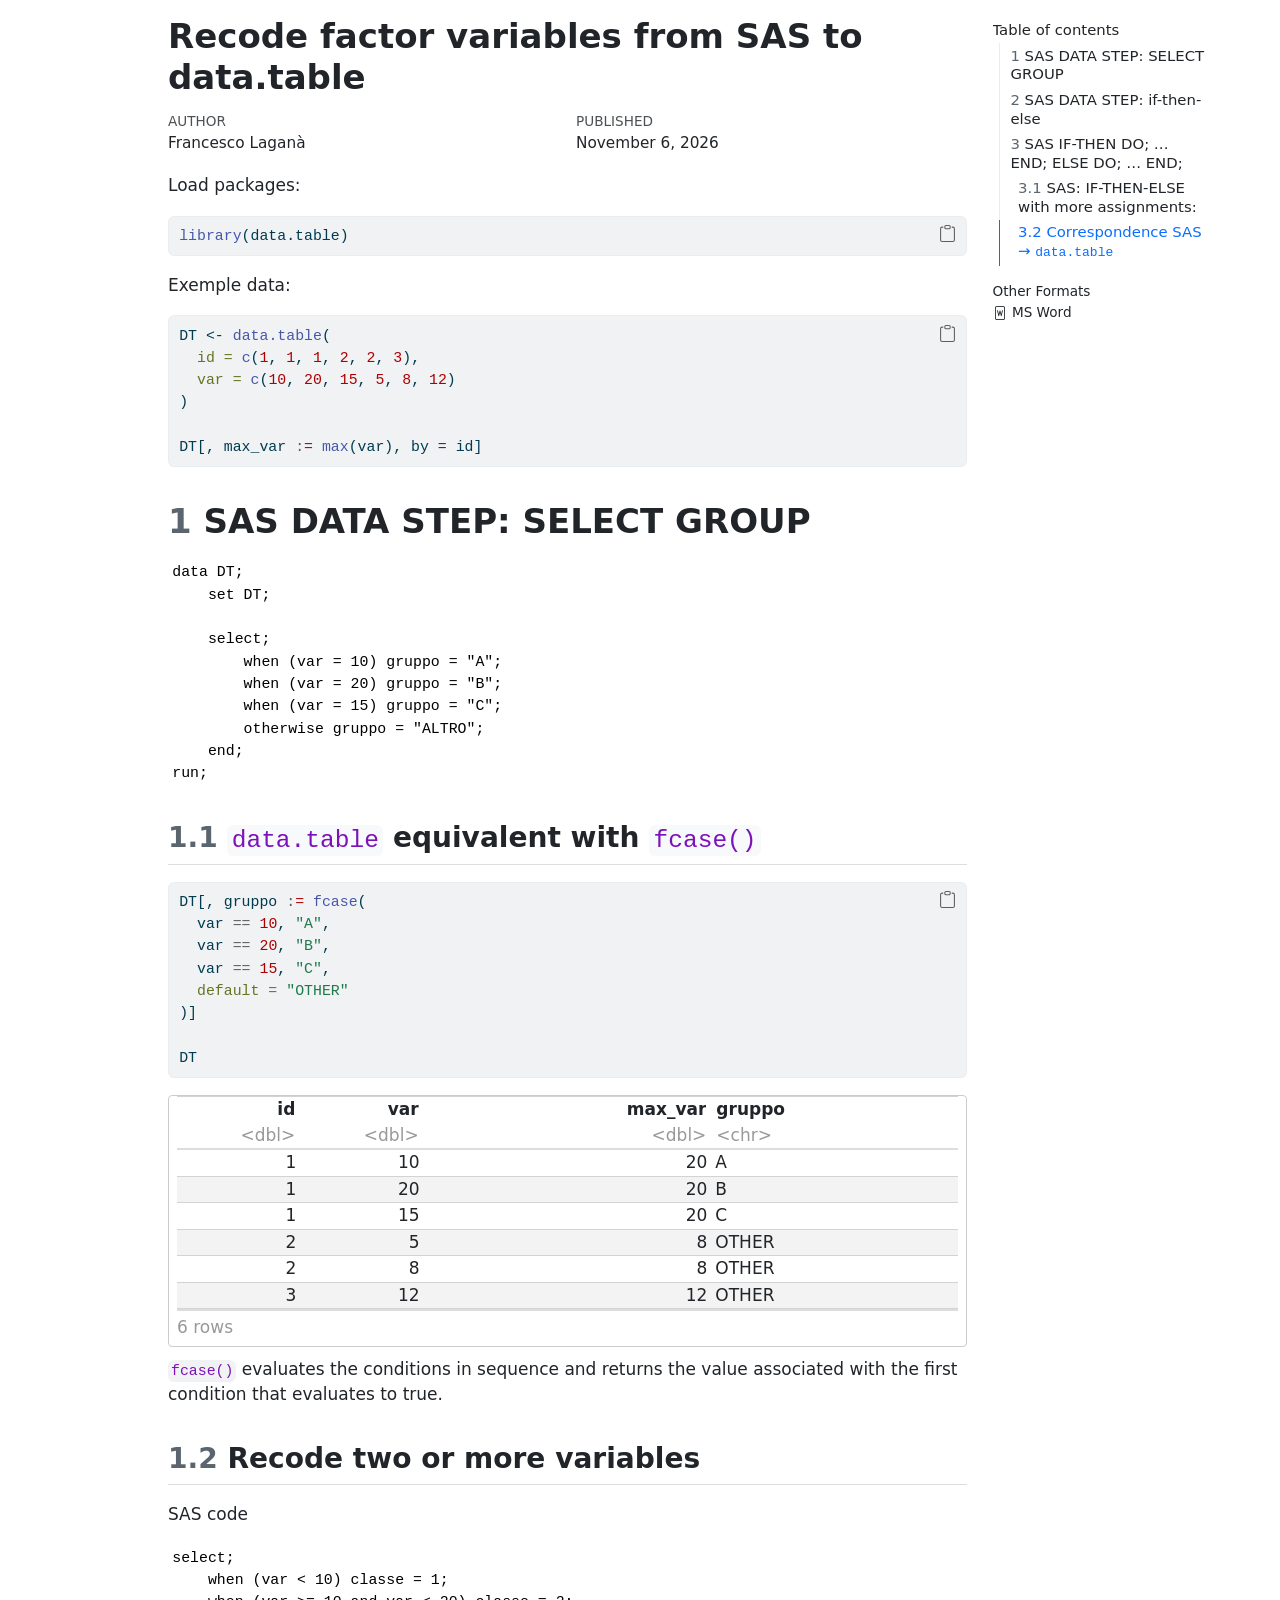
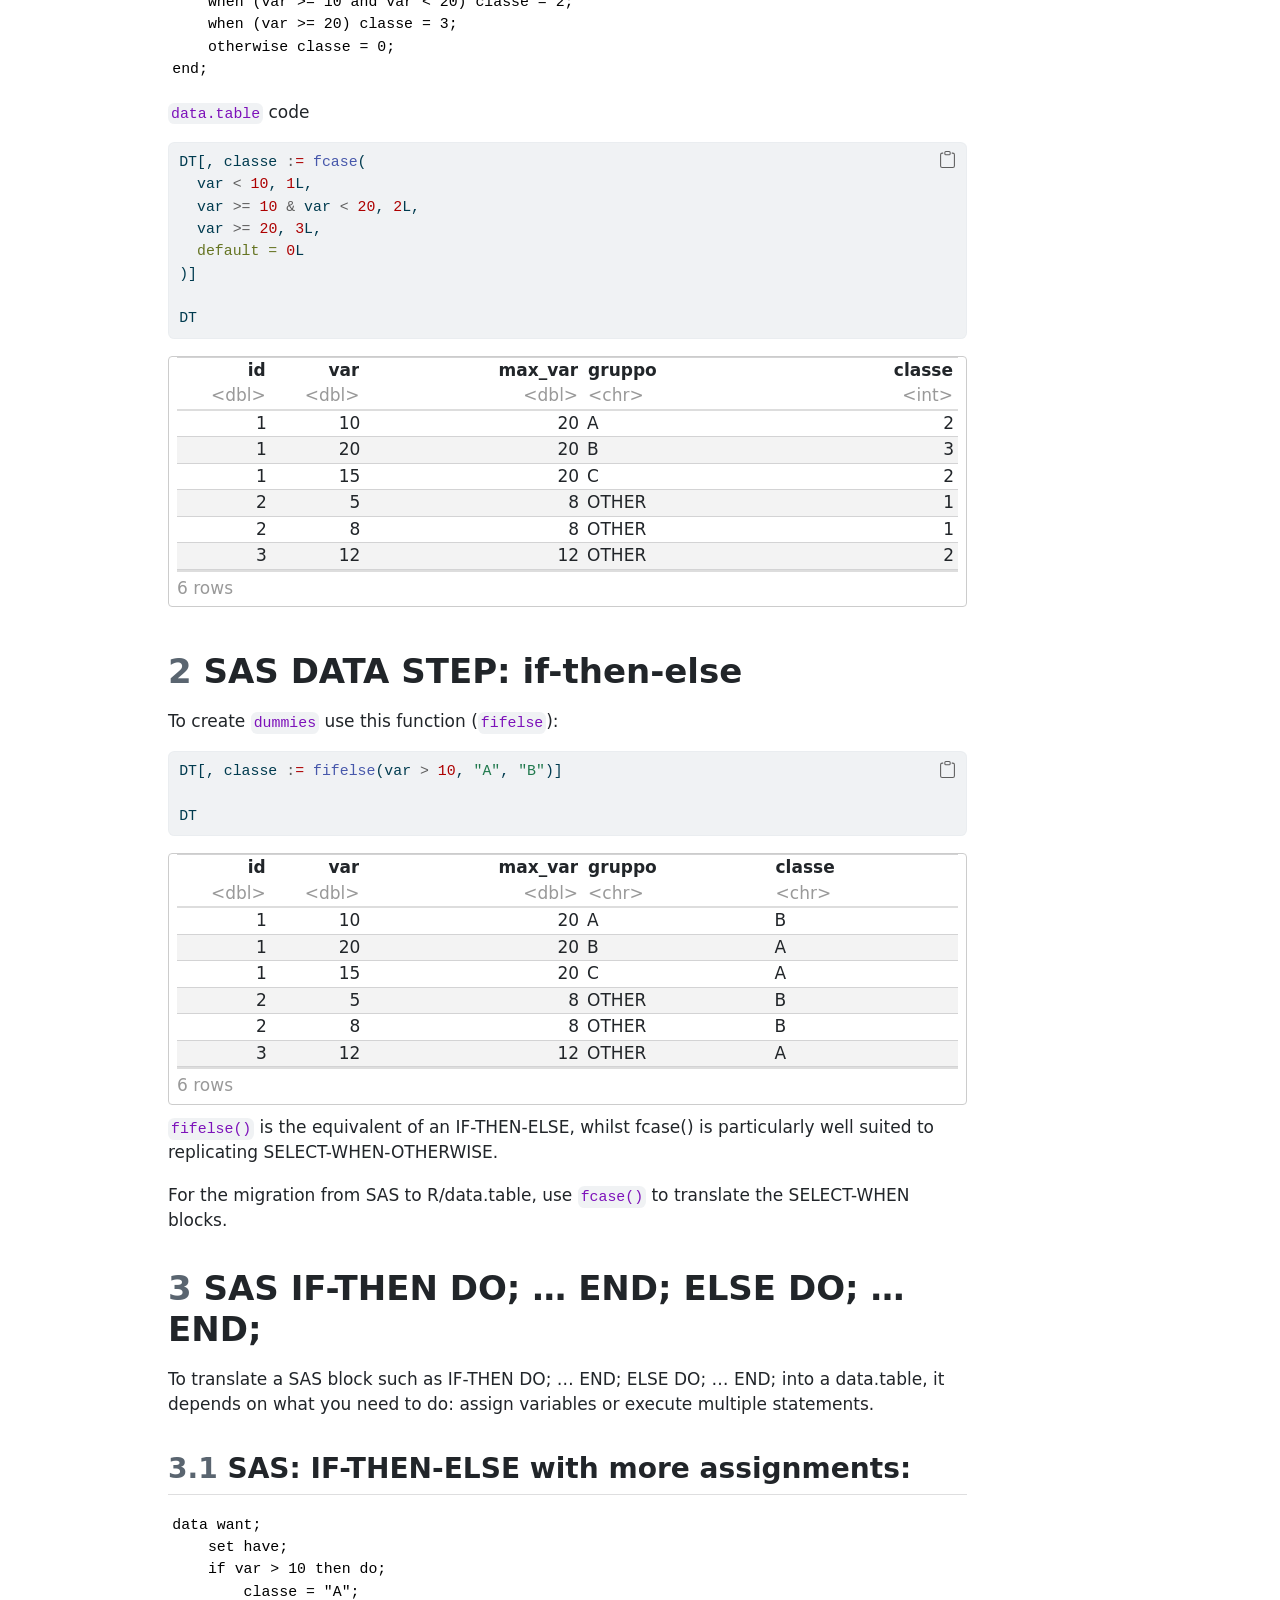
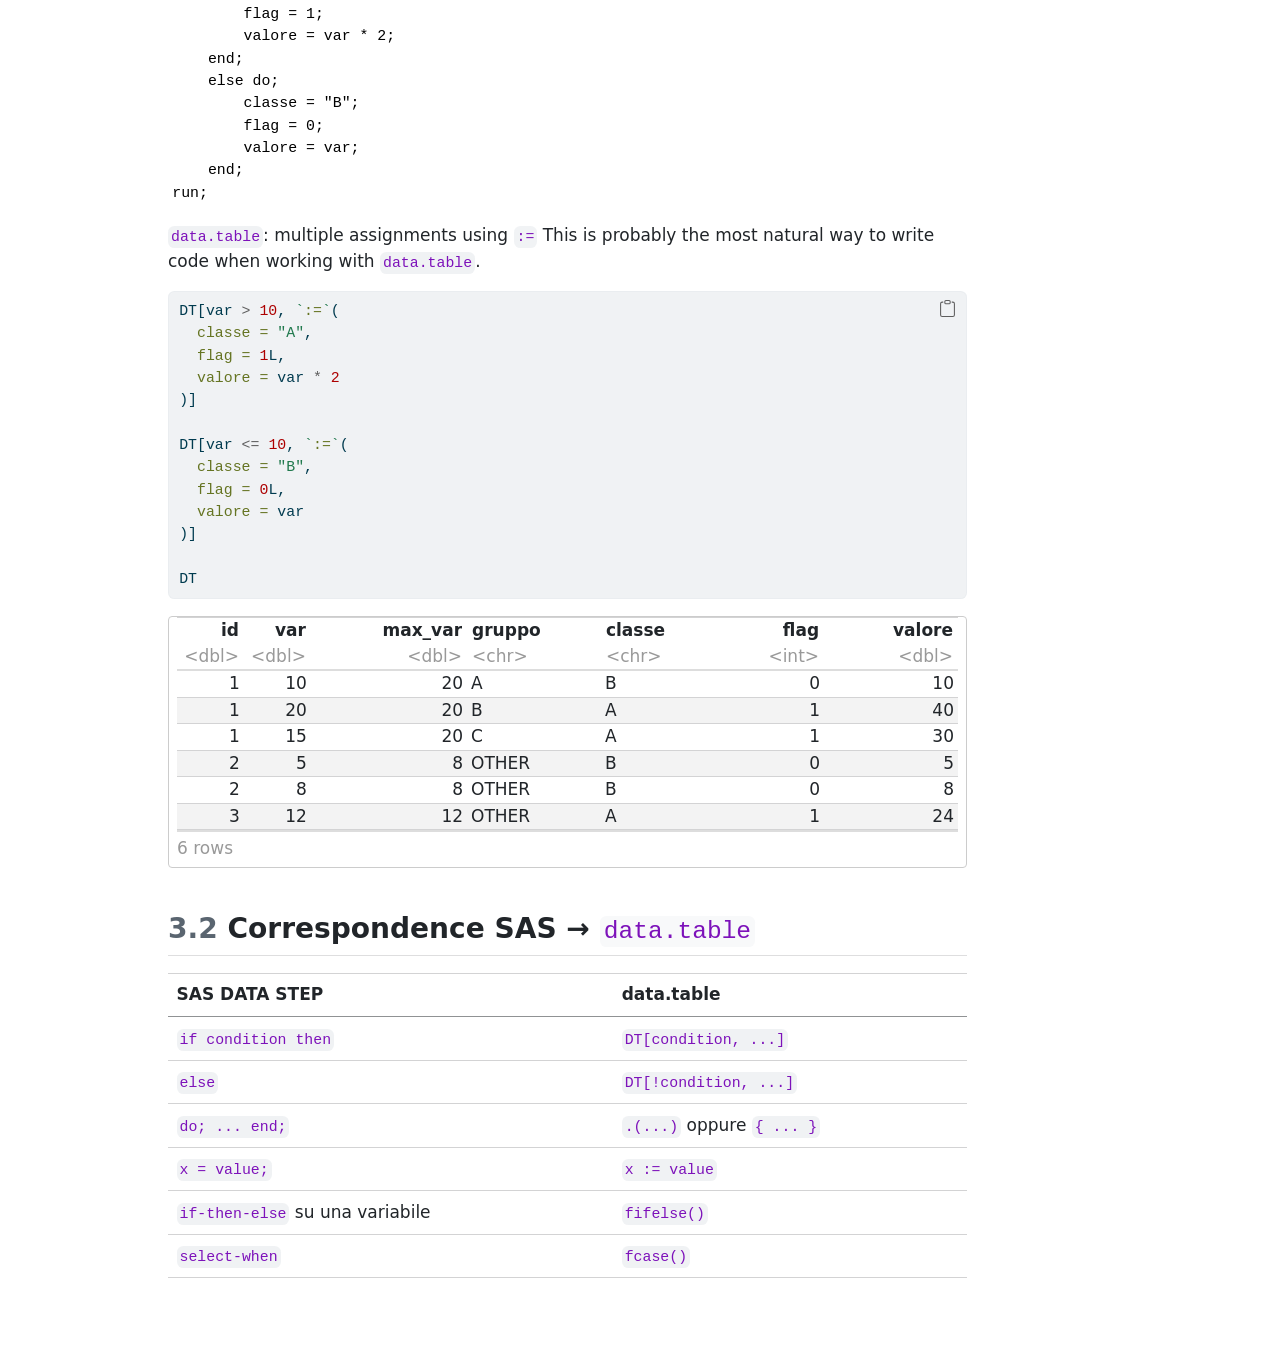
<file: docs/sas_r_factor_recode.html>
<!DOCTYPE html>
<html xmlns="http://www.w3.org/1999/xhtml" lang="en" xml:lang="en"><head>

<meta charset="utf-8">
<meta name="generator" content="quarto-1.10.20">

<meta name="viewport" content="width=device-width, initial-scale=1.0, user-scalable=yes">

<meta name="author" content="Francesco Laganà">
<meta name="dcterms.date" content="2026-11-06">

<title>Recode factor variables from SAS to data.table</title>
<style>
/* Default styles provided by pandoc.
** See https://pandoc.org/MANUAL.html#variables-for-html for config info.
*/
span.smallcaps{font-variant: small-caps;}
div.columns{display: flex; gap: 1.5em;}
div.column{flex: auto;}
@media screen {
div.columns{gap: min(4vw, 1.5em);}
div.column{overflow-x: auto;}
}
div.hanging-indent{margin-left: 1.5em; text-indent: -1.5em;}
ul.task-list{list-style: none;}
ul.task-list li input[type="checkbox"] {
  width: 0.8em;
  margin: 0 0.8em 0.2em -1em; /* quarto-specific, see https://github.com/quarto-dev/quarto-cli/issues/4556 */ 
  vertical-align: middle;
}
/* CSS for syntax highlighting */
html { -webkit-text-size-adjust: 100%; }
pre > code.sourceCode { white-space: pre; position: relative; }
pre > code.sourceCode > span { display: inline-block; line-height: 1.25; }
pre > code.sourceCode > span:empty { height: 1.2em; }
.sourceCode { overflow: visible; }
code.sourceCode > span { color: inherit; text-decoration: inherit; }
div.sourceCode { margin: 1em 0; }
pre.sourceCode { margin: 0; }
@media screen {
div.sourceCode { overflow: auto; }
}
@media print {
pre > code.sourceCode { white-space: pre-wrap; }
pre > code.sourceCode > span { text-indent: -5em; padding-left: 5em; }
}
pre.numberSource code
  { counter-reset: source-line 0; }
pre.numberSource code > span
  { position: relative; left: -4em; counter-increment: source-line; }
pre.numberSource code > span > a:first-child::before
  { content: counter(source-line);
    position: relative; left: -1em; text-align: right; vertical-align: baseline;
    border: none; display: inline-block;
    -webkit-touch-callout: none; -webkit-user-select: none;
    -khtml-user-select: none; -moz-user-select: none;
    -ms-user-select: none; user-select: none;
    padding: 0 4px; width: 4em;
  }
pre.numberSource { margin-left: 3em;  padding-left: 4px; }
div.sourceCode
  {   }
@media screen {
pre > code.sourceCode > span > a:first-child::before { text-decoration: underline; }
}
</style>


<script src="sas_r_factor_recode_files/libs/clipboard/clipboard.min.js"></script>
<script src="sas_r_factor_recode_files/libs/quarto-html/quarto.js" type="module"></script>
<script src="sas_r_factor_recode_files/libs/quarto-html/tabsets/tabsets.js" type="module"></script>
<script src="sas_r_factor_recode_files/libs/quarto-html/popper.min.js"></script>
<script src="sas_r_factor_recode_files/libs/quarto-html/tippy.umd.min.js"></script>
<script src="sas_r_factor_recode_files/libs/quarto-html/anchor.min.js"></script>
<link href="sas_r_factor_recode_files/libs/quarto-html/tippy.css" rel="stylesheet">
<link href="sas_r_factor_recode_files/libs/quarto-html/quarto-syntax-highlighting-17888a1159294d3eb470f19f6f52f5a5.css" rel="stylesheet" id="quarto-text-highlighting-styles">
<script src="sas_r_factor_recode_files/libs/bootstrap/bootstrap.min.js"></script>
<link href="sas_r_factor_recode_files/libs/bootstrap/bootstrap-icons.css" rel="stylesheet">
<link href="sas_r_factor_recode_files/libs/bootstrap/bootstrap-3ad1d5f1784ed8ab770e1d73590de764.min.css" rel="stylesheet" append-hash="true" id="quarto-bootstrap" data-mode="light">
<link href="sas_r_factor_recode_files/libs/pagedtable-1.1/css/pagedtable.css" rel="stylesheet">
<script src="sas_r_factor_recode_files/libs/pagedtable-1.1/js/pagedtable.js"></script>


</head>

<body class="quarto-light">

<div id="quarto-content" class="page-columns page-rows-contents page-layout-article">
<div id="quarto-margin-sidebar" class="sidebar margin-sidebar">
  <nav id="TOC" role="doc-toc" class="toc-active">
    <h2 id="toc-title">Table of contents</h2>
   
  <ul>
  <li><a href="#sas-data-step-select-group" id="toc-sas-data-step-select-group" class="nav-link active" data-scroll-target="#sas-data-step-select-group"><span class="header-section-number">1</span> SAS DATA STEP: SELECT GROUP</a>
  <ul class="collapse">
  <li><a href="#data.table-equivalent-with-fcase" id="toc-data.table-equivalent-with-fcase" class="nav-link" data-scroll-target="#data.table-equivalent-with-fcase"><span class="header-section-number">1.1</span> <code>data.table</code> equivalent with <code>fcase()</code></a></li>
  <li><a href="#recode-two-or-more-variables" id="toc-recode-two-or-more-variables" class="nav-link" data-scroll-target="#recode-two-or-more-variables"><span class="header-section-number">1.2</span> Recode two or more variables</a></li>
  </ul></li>
  <li><a href="#sas-data-step-if-then-else" id="toc-sas-data-step-if-then-else" class="nav-link" data-scroll-target="#sas-data-step-if-then-else"><span class="header-section-number">2</span> SAS DATA STEP: if-then-else</a></li>
  <li><a href="#sas-if-then-do-end-else-do-end" id="toc-sas-if-then-do-end-else-do-end" class="nav-link" data-scroll-target="#sas-if-then-do-end-else-do-end"><span class="header-section-number">3</span> SAS IF-THEN DO; … END; ELSE DO; … END;</a>
  <ul class="collapse">
  <li><a href="#sas-if-then-else-with-more-assignments" id="toc-sas-if-then-else-with-more-assignments" class="nav-link" data-scroll-target="#sas-if-then-else-with-more-assignments"><span class="header-section-number">3.1</span> SAS: IF-THEN-ELSE with more assignments:</a></li>
  <li><a href="#correspondence-sas-data.table" id="toc-correspondence-sas-data.table" class="nav-link" data-scroll-target="#correspondence-sas-data.table"><span class="header-section-number">3.2</span> Correspondence SAS → <code>data.table</code></a></li>
  </ul></li>
  </ul>
<div class="quarto-alternate-formats"><h2>Other Formats</h2><ul><li><a href="sas_r_factor_recode.docx"><i class="bi bi-file-word"></i>MS Word</a></li></ul></div></nav>
</div>
<main class="content" id="quarto-document-content">

<header id="title-block-header" class="quarto-title-block default">
<div class="quarto-title">
<h1 class="title">Recode factor variables from SAS to data.table</h1>
</div>



<div class="quarto-title-meta">

    <div>
    <div class="quarto-title-meta-heading">Author</div>
    <div class="quarto-title-meta-contents">
             <p>Francesco Laganà </p>
          </div>
  </div>
    
    <div>
    <div class="quarto-title-meta-heading">Published</div>
    <div class="quarto-title-meta-contents">
      <p class="date">November 6, 2026</p>
    </div>
  </div>
  
    
  </div>
  


</header>


<p>Load packages:</p>
<div class="cell">
<div class="code-copy-outer-scaffold"><div class="sourceCode cell-code" id="cb1"><pre class="sourceCode r code-with-copy"><code class="sourceCode r"><span id="cb1-1"><a href="#cb1-1" aria-hidden="true" tabindex="-1"></a><span class="fu">library</span>(data.table)</span></code></pre></div><button title="Copy to Clipboard" class="code-copy-button"><i class="bi"></i></button></div>
</div>
<p>Exemple data:</p>
<div class="cell">
<div class="code-copy-outer-scaffold"><div class="sourceCode cell-code" id="cb2"><pre class="sourceCode r code-with-copy"><code class="sourceCode r"><span id="cb2-1"><a href="#cb2-1" aria-hidden="true" tabindex="-1"></a>DT <span class="ot">&lt;-</span> <span class="fu">data.table</span>(</span>
<span id="cb2-2"><a href="#cb2-2" aria-hidden="true" tabindex="-1"></a>  <span class="at">id =</span> <span class="fu">c</span>(<span class="dv">1</span>, <span class="dv">1</span>, <span class="dv">1</span>, <span class="dv">2</span>, <span class="dv">2</span>, <span class="dv">3</span>),</span>
<span id="cb2-3"><a href="#cb2-3" aria-hidden="true" tabindex="-1"></a>  <span class="at">var =</span> <span class="fu">c</span>(<span class="dv">10</span>, <span class="dv">20</span>, <span class="dv">15</span>, <span class="dv">5</span>, <span class="dv">8</span>, <span class="dv">12</span>)</span>
<span id="cb2-4"><a href="#cb2-4" aria-hidden="true" tabindex="-1"></a>)</span>
<span id="cb2-5"><a href="#cb2-5" aria-hidden="true" tabindex="-1"></a></span>
<span id="cb2-6"><a href="#cb2-6" aria-hidden="true" tabindex="-1"></a>DT[, max_var <span class="sc">:</span><span class="er">=</span> <span class="fu">max</span>(var), by <span class="ot">=</span> id]</span></code></pre></div><button title="Copy to Clipboard" class="code-copy-button"><i class="bi"></i></button></div>
</div>
<section id="sas-data-step-select-group" class="level1" data-number="1">
<h1 data-number="1"><span class="header-section-number">1</span> SAS DATA STEP: SELECT GROUP</h1>
<pre class="sas"><code>data DT;
    set DT;

    select;
        when (var = 10) gruppo = "A";
        when (var = 20) gruppo = "B";
        when (var = 15) gruppo = "C";
        otherwise gruppo = "ALTRO";
    end;
run;</code></pre>
<section id="data.table-equivalent-with-fcase" class="level2" data-number="1.1">
<h2 data-number="1.1" class="anchored" data-anchor-id="data.table-equivalent-with-fcase"><span class="header-section-number">1.1</span> <code>data.table</code> equivalent with <code>fcase()</code></h2>
<div class="cell">
<div class="code-copy-outer-scaffold"><div class="sourceCode cell-code" id="cb4"><pre class="sourceCode r code-with-copy"><code class="sourceCode r"><span id="cb4-1"><a href="#cb4-1" aria-hidden="true" tabindex="-1"></a>DT[, gruppo <span class="sc">:</span><span class="er">=</span> <span class="fu">fcase</span>(</span>
<span id="cb4-2"><a href="#cb4-2" aria-hidden="true" tabindex="-1"></a>  var <span class="sc">==</span> <span class="dv">10</span>, <span class="st">"A"</span>,</span>
<span id="cb4-3"><a href="#cb4-3" aria-hidden="true" tabindex="-1"></a>  var <span class="sc">==</span> <span class="dv">20</span>, <span class="st">"B"</span>,</span>
<span id="cb4-4"><a href="#cb4-4" aria-hidden="true" tabindex="-1"></a>  var <span class="sc">==</span> <span class="dv">15</span>, <span class="st">"C"</span>,</span>
<span id="cb4-5"><a href="#cb4-5" aria-hidden="true" tabindex="-1"></a>  <span class="at">default =</span> <span class="st">"OTHER"</span></span>
<span id="cb4-6"><a href="#cb4-6" aria-hidden="true" tabindex="-1"></a>)]</span>
<span id="cb4-7"><a href="#cb4-7" aria-hidden="true" tabindex="-1"></a></span>
<span id="cb4-8"><a href="#cb4-8" aria-hidden="true" tabindex="-1"></a>DT</span></code></pre></div><button title="Copy to Clipboard" class="code-copy-button"><i class="bi"></i></button></div>
<div class="cell-output-display">
<div data-pagedtable="false">
  <script data-pagedtable-source="" type="application/json">
{"columns":[{"label":["id"],"name":[1],"type":["dbl"],"align":["right"]},{"label":["var"],"name":[2],"type":["dbl"],"align":["right"]},{"label":["max_var"],"name":[3],"type":["dbl"],"align":["right"]},{"label":["gruppo"],"name":[4],"type":["chr"],"align":["left"]}],"data":[{"1":"1","2":"10","3":"20","4":"A"},{"1":"1","2":"20","3":"20","4":"B"},{"1":"1","2":"15","3":"20","4":"C"},{"1":"2","2":"5","3":"8","4":"OTHER"},{"1":"2","2":"8","3":"8","4":"OTHER"},{"1":"3","2":"12","3":"12","4":"OTHER"}],"options":{"columns":{"min":{},"max":[10]},"rows":{"min":[10],"max":[10]},"pages":{}}}
  </script>
</div>
</div>
</div>
<p><code>fcase()</code> evaluates the conditions in sequence and returns the value associated with the first condition that evaluates to true.</p>
</section>
<section id="recode-two-or-more-variables" class="level2" data-number="1.2">
<h2 data-number="1.2" class="anchored" data-anchor-id="recode-two-or-more-variables"><span class="header-section-number">1.2</span> Recode two or more variables</h2>
<p>SAS code</p>
<pre class="sas"><code>select;
    when (var &lt; 10) classe = 1;
    when (var &gt;= 10 and var &lt; 20) classe = 2;
    when (var &gt;= 20) classe = 3;
    otherwise classe = 0;
end;</code></pre>
<p><code>data.table</code> code</p>
<div class="cell">
<div class="code-copy-outer-scaffold"><div class="sourceCode cell-code" id="cb6"><pre class="sourceCode r code-with-copy"><code class="sourceCode r"><span id="cb6-1"><a href="#cb6-1" aria-hidden="true" tabindex="-1"></a>DT[, classe <span class="sc">:</span><span class="er">=</span> <span class="fu">fcase</span>(</span>
<span id="cb6-2"><a href="#cb6-2" aria-hidden="true" tabindex="-1"></a>  var <span class="sc">&lt;</span> <span class="dv">10</span>, <span class="dv">1</span>L,</span>
<span id="cb6-3"><a href="#cb6-3" aria-hidden="true" tabindex="-1"></a>  var <span class="sc">&gt;=</span> <span class="dv">10</span> <span class="sc">&amp;</span> var <span class="sc">&lt;</span> <span class="dv">20</span>, <span class="dv">2</span>L,</span>
<span id="cb6-4"><a href="#cb6-4" aria-hidden="true" tabindex="-1"></a>  var <span class="sc">&gt;=</span> <span class="dv">20</span>, <span class="dv">3</span>L,</span>
<span id="cb6-5"><a href="#cb6-5" aria-hidden="true" tabindex="-1"></a>  <span class="at">default =</span> <span class="dv">0</span>L</span>
<span id="cb6-6"><a href="#cb6-6" aria-hidden="true" tabindex="-1"></a>)]</span>
<span id="cb6-7"><a href="#cb6-7" aria-hidden="true" tabindex="-1"></a></span>
<span id="cb6-8"><a href="#cb6-8" aria-hidden="true" tabindex="-1"></a>DT</span></code></pre></div><button title="Copy to Clipboard" class="code-copy-button"><i class="bi"></i></button></div>
<div class="cell-output-display">
<div data-pagedtable="false">
  <script data-pagedtable-source="" type="application/json">
{"columns":[{"label":["id"],"name":[1],"type":["dbl"],"align":["right"]},{"label":["var"],"name":[2],"type":["dbl"],"align":["right"]},{"label":["max_var"],"name":[3],"type":["dbl"],"align":["right"]},{"label":["gruppo"],"name":[4],"type":["chr"],"align":["left"]},{"label":["classe"],"name":[5],"type":["int"],"align":["right"]}],"data":[{"1":"1","2":"10","3":"20","4":"A","5":"2"},{"1":"1","2":"20","3":"20","4":"B","5":"3"},{"1":"1","2":"15","3":"20","4":"C","5":"2"},{"1":"2","2":"5","3":"8","4":"OTHER","5":"1"},{"1":"2","2":"8","3":"8","4":"OTHER","5":"1"},{"1":"3","2":"12","3":"12","4":"OTHER","5":"2"}],"options":{"columns":{"min":{},"max":[10]},"rows":{"min":[10],"max":[10]},"pages":{}}}
  </script>
</div>
</div>
</div>
</section>
</section>
<section id="sas-data-step-if-then-else" class="level1" data-number="2">
<h1 data-number="2"><span class="header-section-number">2</span> SAS DATA STEP: if-then-else</h1>
<p>To create <code>dummies</code> use this function (<code>fifelse</code>):</p>
<div class="cell">
<div class="code-copy-outer-scaffold"><div class="sourceCode cell-code" id="cb7"><pre class="sourceCode r code-with-copy"><code class="sourceCode r"><span id="cb7-1"><a href="#cb7-1" aria-hidden="true" tabindex="-1"></a>DT[, classe <span class="sc">:</span><span class="er">=</span> <span class="fu">fifelse</span>(var <span class="sc">&gt;</span> <span class="dv">10</span>, <span class="st">"A"</span>, <span class="st">"B"</span>)]</span>
<span id="cb7-2"><a href="#cb7-2" aria-hidden="true" tabindex="-1"></a></span>
<span id="cb7-3"><a href="#cb7-3" aria-hidden="true" tabindex="-1"></a>DT</span></code></pre></div><button title="Copy to Clipboard" class="code-copy-button"><i class="bi"></i></button></div>
<div class="cell-output-display">
<div data-pagedtable="false">
  <script data-pagedtable-source="" type="application/json">
{"columns":[{"label":["id"],"name":[1],"type":["dbl"],"align":["right"]},{"label":["var"],"name":[2],"type":["dbl"],"align":["right"]},{"label":["max_var"],"name":[3],"type":["dbl"],"align":["right"]},{"label":["gruppo"],"name":[4],"type":["chr"],"align":["left"]},{"label":["classe"],"name":[5],"type":["chr"],"align":["left"]}],"data":[{"1":"1","2":"10","3":"20","4":"A","5":"B"},{"1":"1","2":"20","3":"20","4":"B","5":"A"},{"1":"1","2":"15","3":"20","4":"C","5":"A"},{"1":"2","2":"5","3":"8","4":"OTHER","5":"B"},{"1":"2","2":"8","3":"8","4":"OTHER","5":"B"},{"1":"3","2":"12","3":"12","4":"OTHER","5":"A"}],"options":{"columns":{"min":{},"max":[10]},"rows":{"min":[10],"max":[10]},"pages":{}}}
  </script>
</div>
</div>
</div>
<p><code>fifelse()</code> is the equivalent of an IF-THEN-ELSE, whilst fcase() is particularly well suited to replicating SELECT-WHEN-OTHERWISE.</p>
<p>For the migration from SAS to R/data.table, use <code>fcase()</code> to translate the SELECT-WHEN blocks.</p>
</section>
<section id="sas-if-then-do-end-else-do-end" class="level1" data-number="3">
<h1 data-number="3"><span class="header-section-number">3</span> SAS IF-THEN DO; … END; ELSE DO; … END;</h1>
<p>To translate a SAS block such as IF-THEN DO; … END; ELSE DO; … END; into a data.table, it depends on what you need to do: assign variables or execute multiple statements.</p>
<section id="sas-if-then-else-with-more-assignments" class="level2" data-number="3.1">
<h2 data-number="3.1" class="anchored" data-anchor-id="sas-if-then-else-with-more-assignments"><span class="header-section-number">3.1</span> SAS: IF-THEN-ELSE with more assignments:</h2>
<pre class="sas"><code>data want;
    set have;
    if var &gt; 10 then do;
        classe = "A";
        flag = 1;
        valore = var * 2;
    end;
    else do;
        classe = "B";
        flag = 0;
        valore = var;
    end;
run;</code></pre>
<p><code>data.table</code>: multiple assignments using <code>:=</code> This is probably the most natural way to write code when working with <code>data.table</code>.</p>
<div class="cell">
<div class="code-copy-outer-scaffold"><div class="sourceCode cell-code" id="cb9"><pre class="sourceCode r code-with-copy"><code class="sourceCode r"><span id="cb9-1"><a href="#cb9-1" aria-hidden="true" tabindex="-1"></a>DT[var <span class="sc">&gt;</span> <span class="dv">10</span>, <span class="st">`</span><span class="at">:=</span><span class="st">`</span>(</span>
<span id="cb9-2"><a href="#cb9-2" aria-hidden="true" tabindex="-1"></a>  <span class="at">classe =</span> <span class="st">"A"</span>,</span>
<span id="cb9-3"><a href="#cb9-3" aria-hidden="true" tabindex="-1"></a>  <span class="at">flag =</span> <span class="dv">1</span>L,</span>
<span id="cb9-4"><a href="#cb9-4" aria-hidden="true" tabindex="-1"></a>  <span class="at">valore =</span> var <span class="sc">*</span> <span class="dv">2</span></span>
<span id="cb9-5"><a href="#cb9-5" aria-hidden="true" tabindex="-1"></a>)]</span>
<span id="cb9-6"><a href="#cb9-6" aria-hidden="true" tabindex="-1"></a></span>
<span id="cb9-7"><a href="#cb9-7" aria-hidden="true" tabindex="-1"></a>DT[var <span class="sc">&lt;=</span> <span class="dv">10</span>, <span class="st">`</span><span class="at">:=</span><span class="st">`</span>(</span>
<span id="cb9-8"><a href="#cb9-8" aria-hidden="true" tabindex="-1"></a>  <span class="at">classe =</span> <span class="st">"B"</span>,</span>
<span id="cb9-9"><a href="#cb9-9" aria-hidden="true" tabindex="-1"></a>  <span class="at">flag =</span> <span class="dv">0</span>L,</span>
<span id="cb9-10"><a href="#cb9-10" aria-hidden="true" tabindex="-1"></a>  <span class="at">valore =</span> var</span>
<span id="cb9-11"><a href="#cb9-11" aria-hidden="true" tabindex="-1"></a>)]</span>
<span id="cb9-12"><a href="#cb9-12" aria-hidden="true" tabindex="-1"></a></span>
<span id="cb9-13"><a href="#cb9-13" aria-hidden="true" tabindex="-1"></a>DT</span></code></pre></div><button title="Copy to Clipboard" class="code-copy-button"><i class="bi"></i></button></div>
<div class="cell-output-display">
<div data-pagedtable="false">
  <script data-pagedtable-source="" type="application/json">
{"columns":[{"label":["id"],"name":[1],"type":["dbl"],"align":["right"]},{"label":["var"],"name":[2],"type":["dbl"],"align":["right"]},{"label":["max_var"],"name":[3],"type":["dbl"],"align":["right"]},{"label":["gruppo"],"name":[4],"type":["chr"],"align":["left"]},{"label":["classe"],"name":[5],"type":["chr"],"align":["left"]},{"label":["flag"],"name":[6],"type":["int"],"align":["right"]},{"label":["valore"],"name":[7],"type":["dbl"],"align":["right"]}],"data":[{"1":"1","2":"10","3":"20","4":"A","5":"B","6":"0","7":"10"},{"1":"1","2":"20","3":"20","4":"B","5":"A","6":"1","7":"40"},{"1":"1","2":"15","3":"20","4":"C","5":"A","6":"1","7":"30"},{"1":"2","2":"5","3":"8","4":"OTHER","5":"B","6":"0","7":"5"},{"1":"2","2":"8","3":"8","4":"OTHER","5":"B","6":"0","7":"8"},{"1":"3","2":"12","3":"12","4":"OTHER","5":"A","6":"1","7":"24"}],"options":{"columns":{"min":{},"max":[10]},"rows":{"min":[10],"max":[10]},"pages":{}}}
  </script>
</div>
</div>
</div>
</section>
<section id="correspondence-sas-data.table" class="level2" data-number="3.2">
<h2 data-number="3.2" class="anchored" data-anchor-id="correspondence-sas-data.table"><span class="header-section-number">3.2</span> Correspondence SAS → <code>data.table</code></h2>
<table class="caption-top table">
<thead>
<tr class="header">
<th style="text-align: left;">SAS DATA STEP</th>
<th style="text-align: left;">data.table</th>
</tr>
</thead>
<tbody>
<tr class="odd">
<td style="text-align: left;"><code>if condition then</code></td>
<td style="text-align: left;"><code>DT[condition, ...]</code></td>
</tr>
<tr class="even">
<td style="text-align: left;"><code>else</code></td>
<td style="text-align: left;"><code>DT[!condition, ...]</code></td>
</tr>
<tr class="odd">
<td style="text-align: left;"><code>do; ... end;</code></td>
<td style="text-align: left;"><code>.(...)</code> oppure <code>{ ... }</code></td>
</tr>
<tr class="even">
<td style="text-align: left;"><code>x = value;</code></td>
<td style="text-align: left;"><code>x := value</code></td>
</tr>
<tr class="odd">
<td style="text-align: left;"><code>if-then-else</code> su una variabile</td>
<td style="text-align: left;"><code>fifelse()</code></td>
</tr>
<tr class="even">
<td style="text-align: left;"><code>select-when</code></td>
<td style="text-align: left;"><code>fcase()</code></td>
</tr>
</tbody>
</table>
</section>
</section>

</main>
<!-- /main column -->
<script id="quarto-html-after-body" type="application/javascript">
  window.document.addEventListener("DOMContentLoaded", function (event) {
    const icon = "";
    const anchorJS = new window.AnchorJS();
    anchorJS.options = {
      placement: 'right',
      icon: icon
    };
    anchorJS.add('.anchored');
    const isCodeAnnotation = (el) => {
      for (const clz of el.classList) {
        if (clz.startsWith('code-annotation-')) {                     
          return true;
        }
      }
      return false;
    }
    const onCopySuccess = function(e) {
      // button target
      const button = e.trigger;
      // don't keep focus
      button.blur();
      // flash "checked"
      button.classList.add('code-copy-button-checked');
      var currentTitle = button.getAttribute("title");
      button.setAttribute("title", "Copied!");
      let tooltip;
      if (window.bootstrap) {
        button.setAttribute("data-bs-toggle", "tooltip");
        button.setAttribute("data-bs-placement", "left");
        button.setAttribute("data-bs-title", "Copied!");
        tooltip = new bootstrap.Tooltip(button, 
          { trigger: "manual", 
            customClass: "code-copy-button-tooltip",
            offset: [0, -8]});
        tooltip.show();    
      }
      setTimeout(function() {
        if (tooltip) {
          tooltip.hide();
          button.removeAttribute("data-bs-title");
          button.removeAttribute("data-bs-toggle");
          button.removeAttribute("data-bs-placement");
        }
        button.setAttribute("title", currentTitle);
        button.classList.remove('code-copy-button-checked');
      }, 1000);
      // clear code selection
      e.clearSelection();
    }
    const getTextToCopy = function(trigger) {
      const outerScaffold = trigger.parentElement.cloneNode(true);
      const codeEl = outerScaffold.querySelector('code');
      for (const childEl of codeEl.children) {
        if (isCodeAnnotation(childEl)) {
          childEl.remove();
        }
      }
      return codeEl.innerText;
    }
    const clipboard = new window.ClipboardJS('.code-copy-button:not([data-in-quarto-modal])', {
      text: getTextToCopy
    });
    clipboard.on('success', onCopySuccess);
    if (window.document.getElementById('quarto-embedded-source-code-modal')) {
      const clipboardModal = new window.ClipboardJS('.code-copy-button[data-in-quarto-modal]', {
        text: getTextToCopy,
        container: window.document.getElementById('quarto-embedded-source-code-modal')
      });
      clipboardModal.on('success', onCopySuccess);
    }
      var localhostRegex = new RegExp(/^(?:http|https):\/\/localhost\:?[0-9]*\//);
      var mailtoRegex = new RegExp(/^mailto:/);
        var filterRegex = new RegExp('/' + window.location.host + '/');
      var isInternal = (href) => {
          return filterRegex.test(href) || localhostRegex.test(href) || mailtoRegex.test(href);
      }
      // Inspect non-navigation links and adorn them if external
     var links = window.document.querySelectorAll('a[href]:not(.nav-link):not(.navbar-brand):not(.toc-action):not(.sidebar-link):not(.sidebar-item-toggle):not(.pagination-link):not(.no-external):not([aria-hidden]):not(.dropdown-item):not(.quarto-navigation-tool):not(.about-link)');
      for (var i=0; i<links.length; i++) {
        const link = links[i];
        if (!isInternal(link.href)) {
          // undo the damage that might have been done by quarto-nav.js in the case of
          // links that we want to consider external
          if (link.dataset.originalHref !== undefined) {
            link.href = link.dataset.originalHref;
          }
        }
      }
    function tippyHover(el, contentFn, onTriggerFn, onUntriggerFn) {
      const config = {
        allowHTML: true,
        maxWidth: 500,
        delay: 100,
        arrow: false,
        appendTo: function(el) {
            return el.parentElement;
        },
        interactive: true,
        interactiveBorder: 10,
        theme: 'quarto',
        placement: 'bottom-start',
      };
      if (contentFn) {
        config.content = contentFn;
      }
      if (onTriggerFn) {
        config.onTrigger = onTriggerFn;
      }
      if (onUntriggerFn) {
        config.onUntrigger = onUntriggerFn;
      }
      window.tippy(el, config); 
    }
    const noterefs = window.document.querySelectorAll('a[role="doc-noteref"]');
    for (var i=0; i<noterefs.length; i++) {
      const ref = noterefs[i];
      tippyHover(ref, function() {
        // use id or data attribute instead here
        let href = ref.getAttribute('data-footnote-href') || ref.getAttribute('href');
        try { href = new URL(href).hash; } catch {}
        const id = href.replace(/^#\/?/, "");
        const note = window.document.getElementById(id);
        if (note) {
          return note.innerHTML;
        } else {
          return "";
        }
      });
    }
    const xrefs = window.document.querySelectorAll('a.quarto-xref');
    const processXRef = (id, note) => {
      // Strip column container classes
      const stripColumnClz = (el) => {
        el.classList.remove("page-full", "page-columns");
        if (el.children) {
          for (const child of el.children) {
            stripColumnClz(child);
          }
        }
      }
      stripColumnClz(note)
      if (id === null || id.startsWith('sec-')) {
        // Special case sections, only their first couple elements
        const container = document.createElement("div");
        if (note.children && note.children.length > 2) {
          container.appendChild(note.children[0].cloneNode(true));
          for (let i = 1; i < note.children.length; i++) {
            const child = note.children[i];
            if (child.tagName === "P" && child.innerText === "") {
              continue;
            } else {
              container.appendChild(child.cloneNode(true));
              break;
            }
          }
          if (window.Quarto?.typesetMath) {
            window.Quarto.typesetMath(container);
          }
          return container.innerHTML
        } else {
          if (window.Quarto?.typesetMath) {
            window.Quarto.typesetMath(note);
          }
          return note.innerHTML;
        }
      } else {
        // Remove any anchor links if they are present
        const anchorLink = note.querySelector('a.anchorjs-link');
        if (anchorLink) {
          anchorLink.remove();
        }
        if (window.Quarto?.typesetMath) {
          window.Quarto.typesetMath(note);
        }
        if (note.classList.contains("callout")) {
          return note.outerHTML;
        } else {
          return note.innerHTML;
        }
      }
    }
    for (var i=0; i<xrefs.length; i++) {
      const xref = xrefs[i];
      tippyHover(xref, undefined, function(instance) {
        instance.disable();
        let url = xref.getAttribute('href');
        let hash = undefined; 
        if (url.startsWith('#')) {
          hash = url;
        } else {
          try { hash = new URL(url).hash; } catch {}
        }
        if (hash) {
          const id = hash.replace(/^#\/?/, "");
          const note = window.document.getElementById(id);
          if (note !== null) {
            try {
              const html = processXRef(id, note.cloneNode(true));
              instance.setContent(html);
            } finally {
              instance.enable();
              instance.show();
            }
          } else {
            // See if we can fetch this
            fetch(url.split('#')[0])
            .then(res => res.text())
            .then(html => {
              const parser = new DOMParser();
              const htmlDoc = parser.parseFromString(html, "text/html");
              const note = htmlDoc.getElementById(id);
              if (note !== null) {
                const html = processXRef(id, note);
                instance.setContent(html);
              } 
            }).finally(() => {
              instance.enable();
              instance.show();
            });
          }
        } else {
          // See if we can fetch a full url (with no hash to target)
          // This is a special case and we should probably do some content thinning / targeting
          fetch(url)
          .then(res => res.text())
          .then(html => {
            const parser = new DOMParser();
            const htmlDoc = parser.parseFromString(html, "text/html");
            const note = htmlDoc.querySelector('main.content');
            if (note !== null) {
              // This should only happen for chapter cross references
              // (since there is no id in the URL)
              // remove the first header
              if (note.children.length > 0 && note.children[0].tagName === "HEADER") {
                note.children[0].remove();
              }
              const html = processXRef(null, note);
              instance.setContent(html);
            } 
          }).finally(() => {
            instance.enable();
            instance.show();
          });
        }
      }, function(instance) {
      });
    }
        let selectedAnnoteEl;
        const selectorForAnnotation = ( cell, annotation) => {
          let cellAttr = 'data-code-cell="' + cell + '"';
          let lineAttr = 'data-code-annotation="' +  annotation + '"';
          const selector = 'span[' + cellAttr + '][' + lineAttr + ']';
          return selector;
        }
        const selectCodeLines = (annoteEl) => {
          const doc = window.document;
          const targetCell = annoteEl.getAttribute("data-target-cell");
          const targetAnnotation = annoteEl.getAttribute("data-target-annotation");
          const annoteSpan = window.document.querySelector(selectorForAnnotation(targetCell, targetAnnotation));
          const lines = annoteSpan.getAttribute("data-code-lines").split(",");
          const lineIds = lines.map((line) => {
            return targetCell + "-" + line;
          })
          let top = null;
          let height = null;
          let parent = null;
          if (lineIds.length > 0) {
              //compute the position of the single el (top and bottom and make a div)
              const el = window.document.getElementById(lineIds[0]);
              top = el.offsetTop;
              height = el.offsetHeight;
              parent = el.parentElement.parentElement;
            if (lineIds.length > 1) {
              const lastEl = window.document.getElementById(lineIds[lineIds.length - 1]);
              const bottom = lastEl.offsetTop + lastEl.offsetHeight;
              height = bottom - top;
            }
            if (top !== null && height !== null && parent !== null) {
              // cook up a div (if necessary) and position it 
              let div = window.document.getElementById("code-annotation-line-highlight");
              if (div === null) {
                div = window.document.createElement("div");
                div.setAttribute("id", "code-annotation-line-highlight");
                div.style.position = 'absolute';
                parent.appendChild(div);
              }
              div.style.top = top - 2 + "px";
              div.style.height = height + 4 + "px";
              div.style.left = 0;
              let gutterDiv = window.document.getElementById("code-annotation-line-highlight-gutter");
              if (gutterDiv === null) {
                gutterDiv = window.document.createElement("div");
                gutterDiv.setAttribute("id", "code-annotation-line-highlight-gutter");
                gutterDiv.style.position = 'absolute';
                const codeCell = window.document.getElementById(targetCell);
                const gutter = codeCell.querySelector('.code-annotation-gutter');
                gutter.appendChild(gutterDiv);
              }
              gutterDiv.style.top = top - 2 + "px";
              gutterDiv.style.height = height + 4 + "px";
            }
            selectedAnnoteEl = annoteEl;
          }
        };
        const unselectCodeLines = () => {
          const elementsIds = ["code-annotation-line-highlight", "code-annotation-line-highlight-gutter"];
          elementsIds.forEach((elId) => {
            const div = window.document.getElementById(elId);
            if (div) {
              div.remove();
            }
          });
          selectedAnnoteEl = undefined;
        };
          // Handle positioning of the toggle
      window.addEventListener(
        "resize",
        throttle(() => {
          elRect = undefined;
          if (selectedAnnoteEl) {
            selectCodeLines(selectedAnnoteEl);
          }
        }, 10)
      );
      function throttle(fn, ms) {
      let throttle = false;
      let timer;
        return (...args) => {
          if(!throttle) { // first call gets through
              fn.apply(this, args);
              throttle = true;
          } else { // all the others get throttled
              if(timer) clearTimeout(timer); // cancel #2
              timer = setTimeout(() => {
                fn.apply(this, args);
                timer = throttle = false;
              }, ms);
          }
        };
      }
        // Attach click handler to the DT
        const annoteDls = window.document.querySelectorAll('dt[data-target-cell]');
        for (const annoteDlNode of annoteDls) {
          annoteDlNode.addEventListener('click', (event) => {
            const clickedEl = event.target;
            if (clickedEl !== selectedAnnoteEl) {
              unselectCodeLines();
              const activeEl = window.document.querySelector('dt[data-target-cell].code-annotation-active');
              if (activeEl) {
                activeEl.classList.remove('code-annotation-active');
              }
              selectCodeLines(clickedEl);
              clickedEl.classList.add('code-annotation-active');
            } else {
              // Unselect the line
              unselectCodeLines();
              clickedEl.classList.remove('code-annotation-active');
            }
          });
        }
    const findCites = (el) => {
      const parentEl = el.parentElement;
      if (parentEl) {
        const cites = parentEl.dataset.cites;
        if (cites) {
          return {
            el,
            cites: cites.split(' ')
          };
        } else {
          return findCites(el.parentElement)
        }
      } else {
        return undefined;
      }
    };
    var bibliorefs = window.document.querySelectorAll('a[role="doc-biblioref"]');
    for (var i=0; i<bibliorefs.length; i++) {
      const ref = bibliorefs[i];
      const citeInfo = findCites(ref);
      if (citeInfo) {
        tippyHover(citeInfo.el, function() {
          var popup = window.document.createElement('div');
          citeInfo.cites.forEach(function(cite) {
            var citeDiv = window.document.createElement('div');
            citeDiv.classList.add('hanging-indent');
            citeDiv.classList.add('csl-entry');
            var biblioDiv = window.document.getElementById('ref-' + cite);
            if (biblioDiv) {
              citeDiv.innerHTML = biblioDiv.innerHTML;
            }
            popup.appendChild(citeDiv);
          });
          return popup.innerHTML;
        });
      }
    }
  });
  </script>
</div> <!-- /content -->




</body></html>
</file>
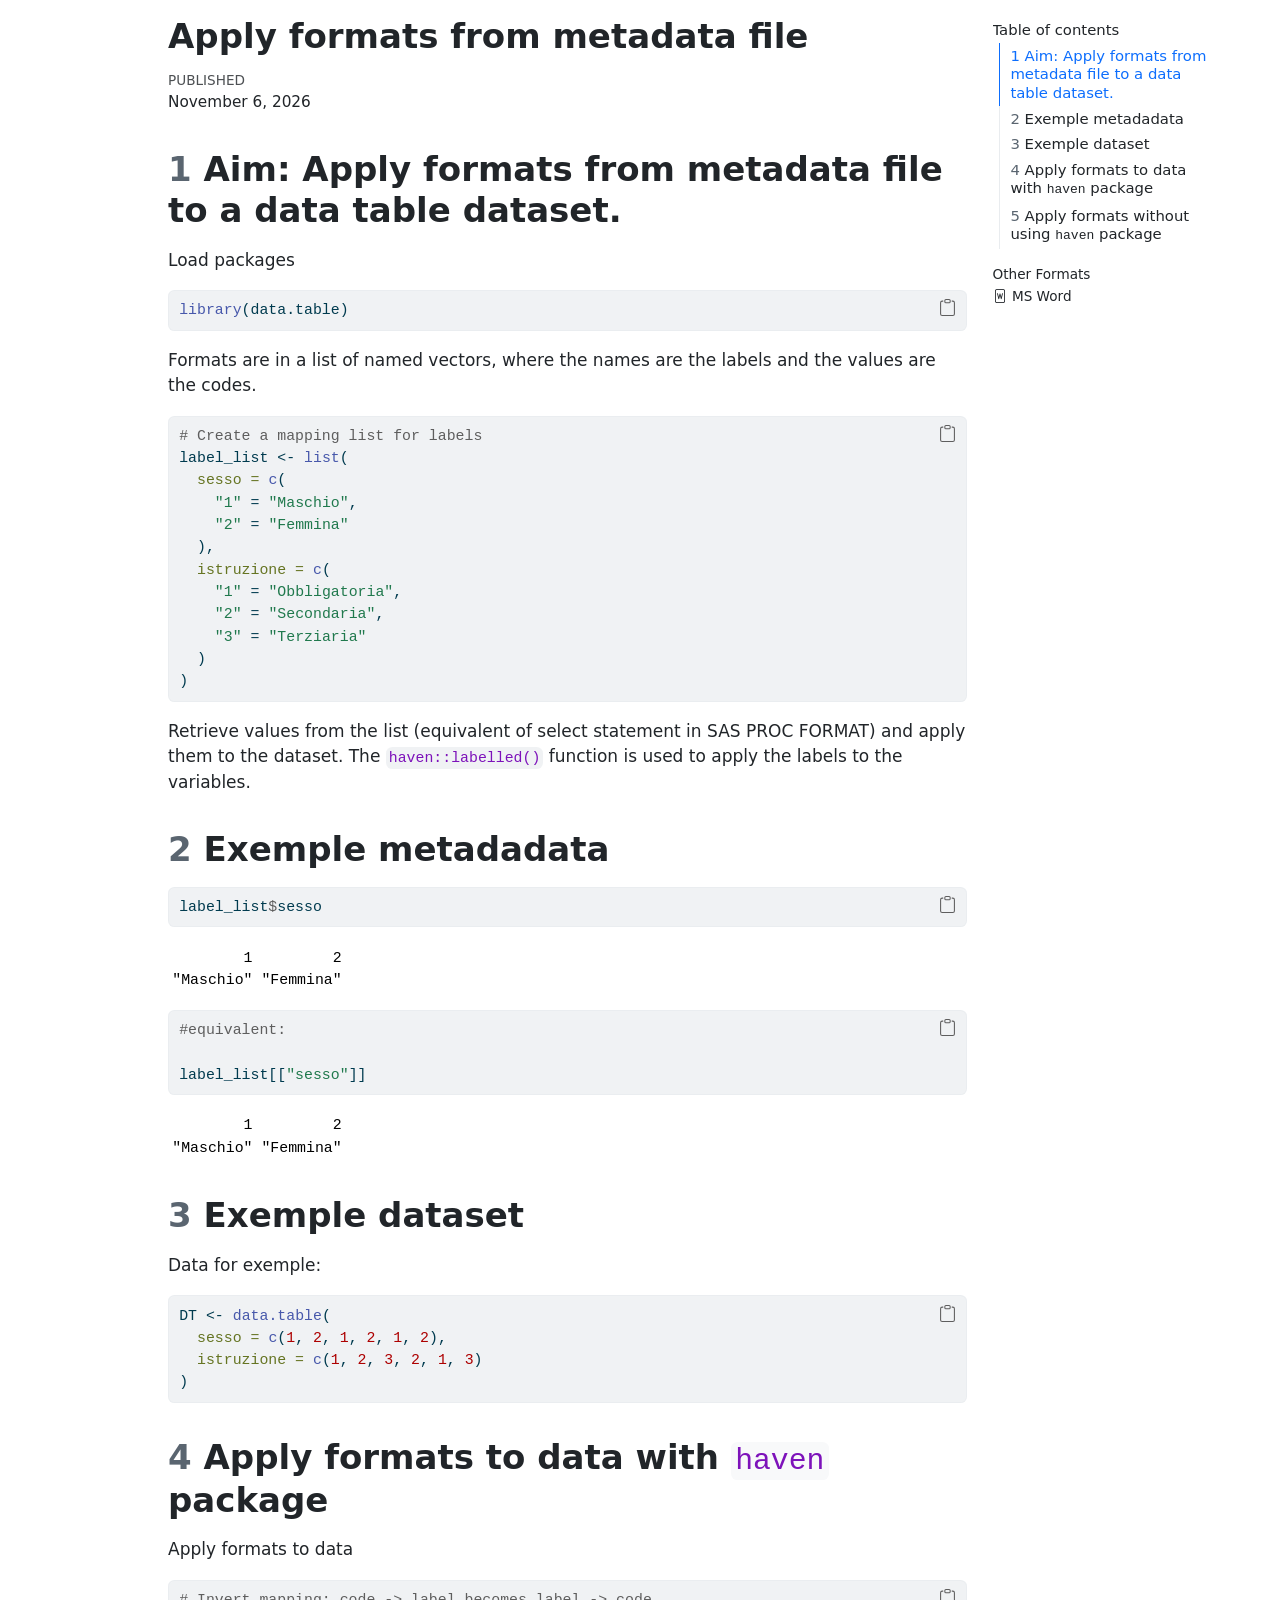
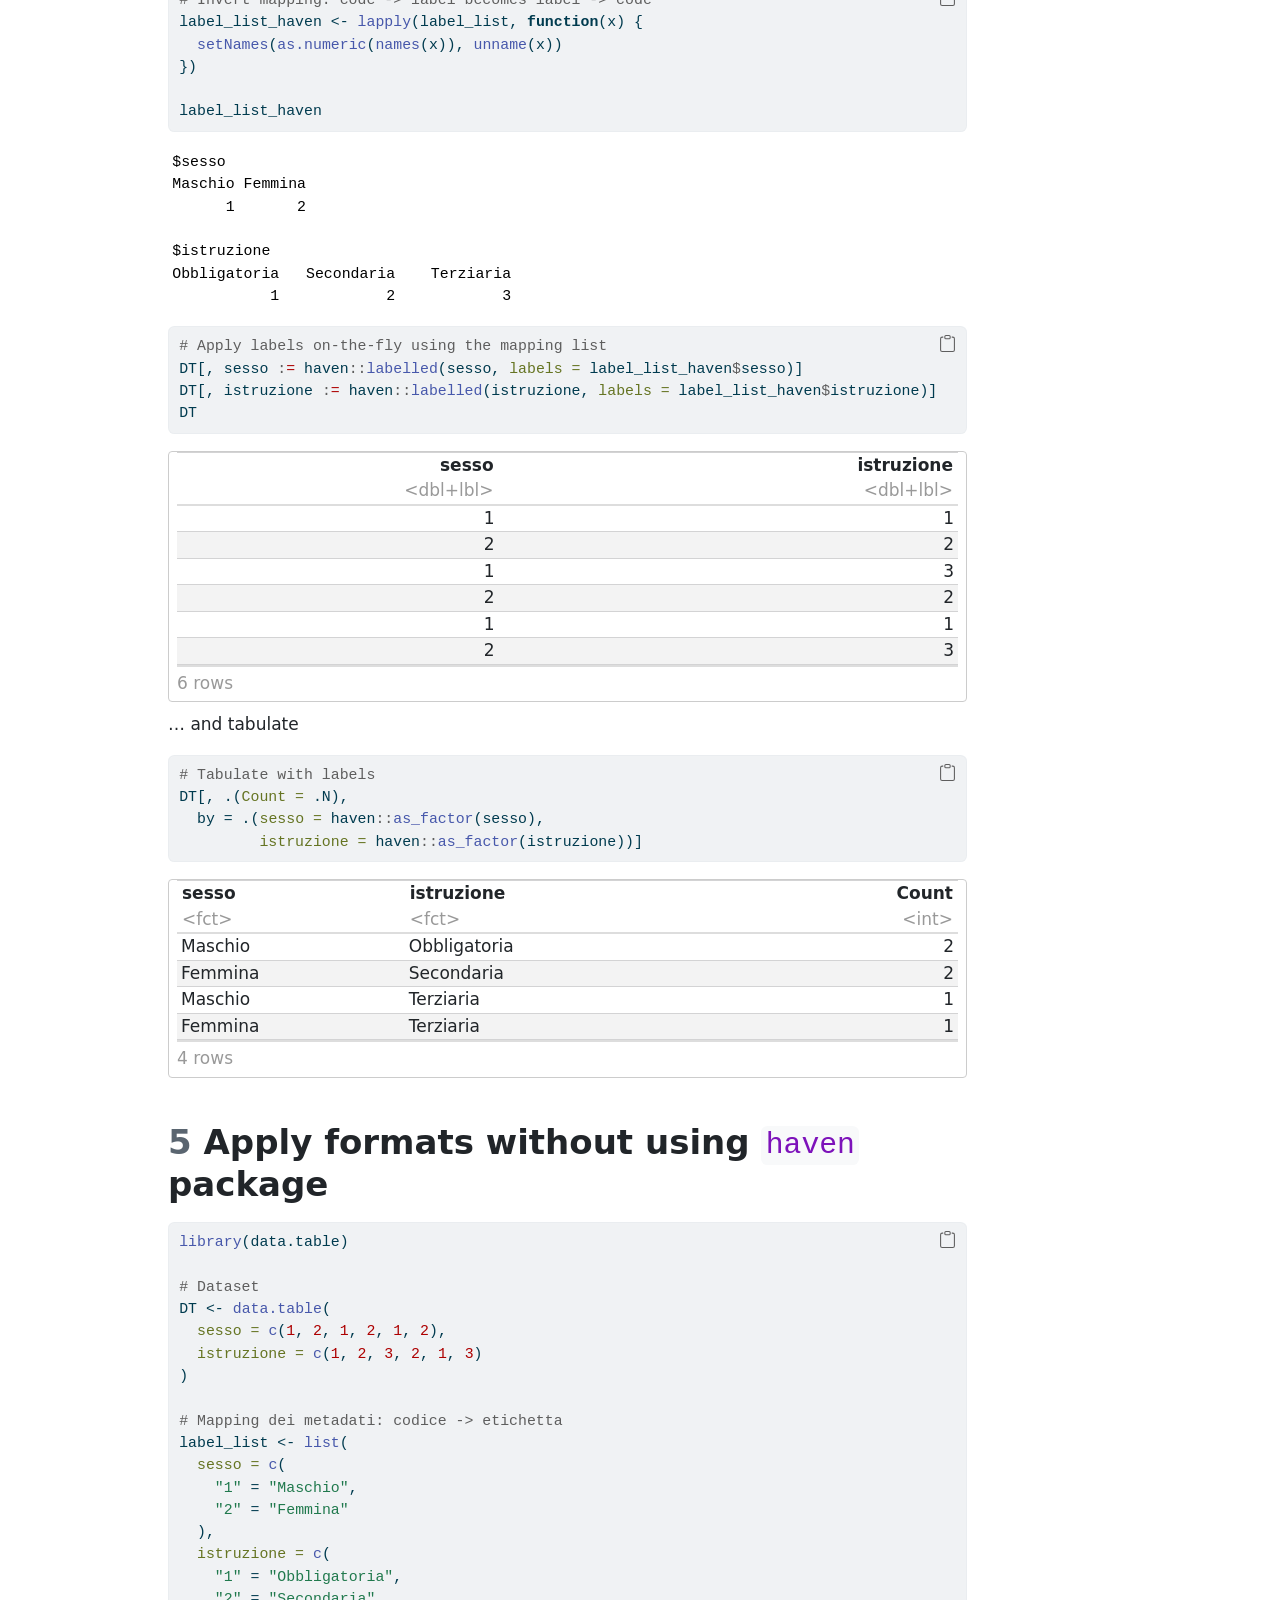
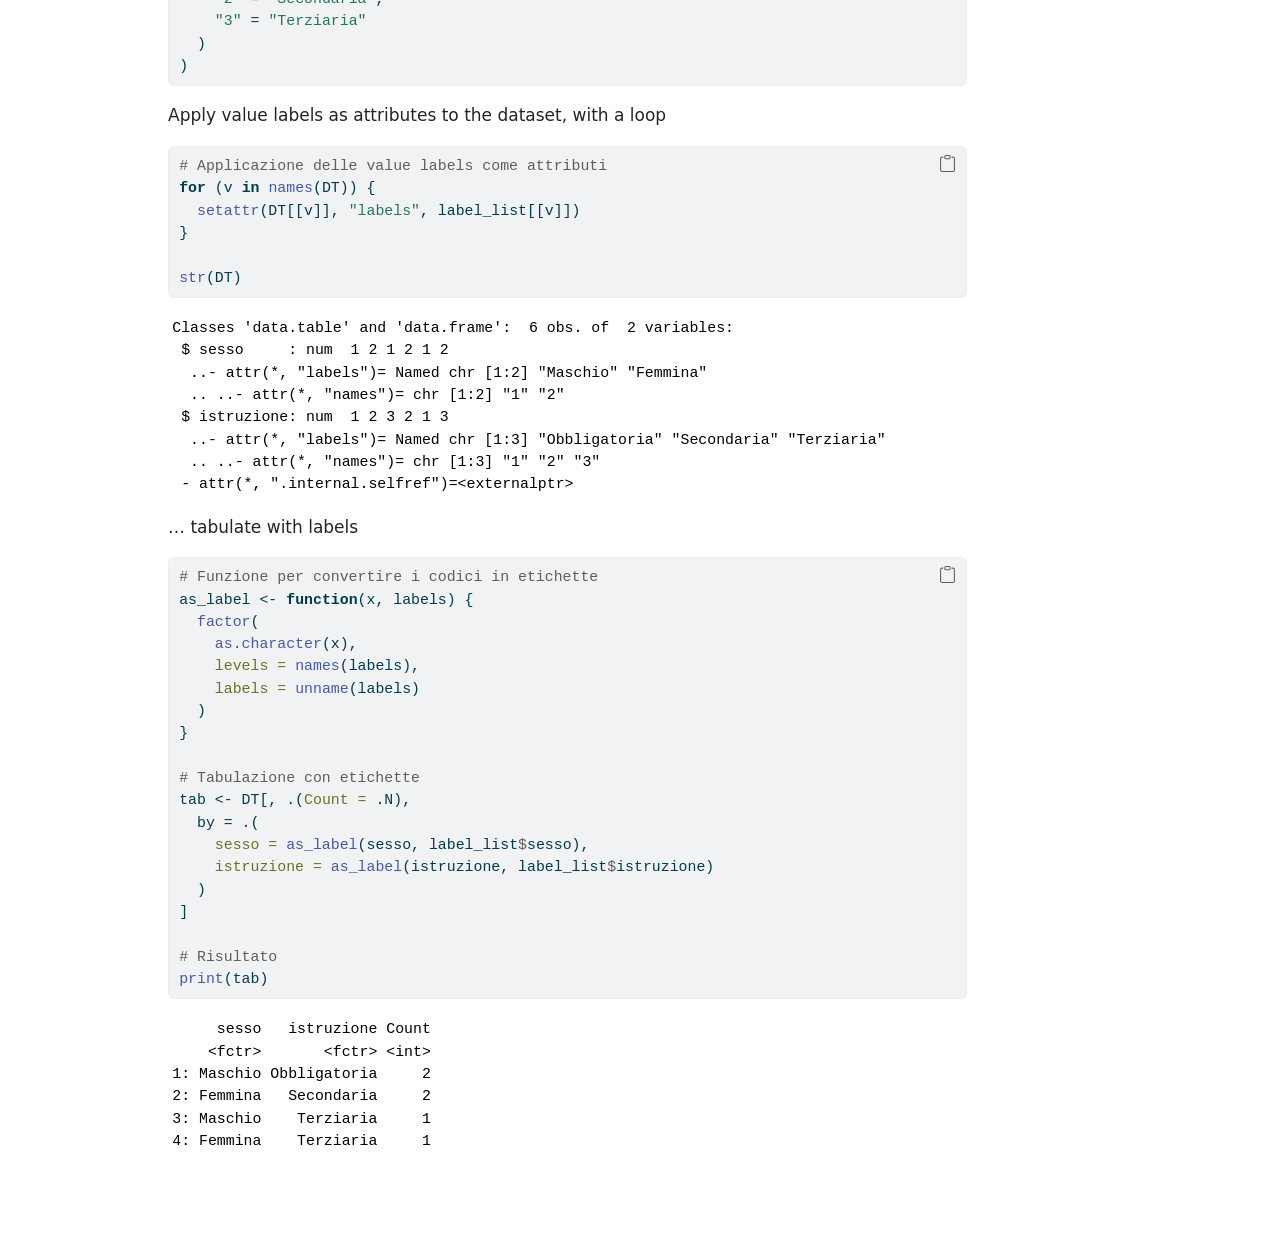
<file: docs/sas_r_formats.html>
<!DOCTYPE html>
<html xmlns="http://www.w3.org/1999/xhtml" lang="en" xml:lang="en"><head>

<meta charset="utf-8">
<meta name="generator" content="quarto-1.10.20">

<meta name="viewport" content="width=device-width, initial-scale=1.0, user-scalable=yes">

<meta name="dcterms.date" content="2026-11-06">

<title>Apply formats from metadata file</title>
<style>
/* Default styles provided by pandoc.
** See https://pandoc.org/MANUAL.html#variables-for-html for config info.
*/
span.smallcaps{font-variant: small-caps;}
div.columns{display: flex; gap: 1.5em;}
div.column{flex: auto;}
@media screen {
div.columns{gap: min(4vw, 1.5em);}
div.column{overflow-x: auto;}
}
div.hanging-indent{margin-left: 1.5em; text-indent: -1.5em;}
ul.task-list{list-style: none;}
ul.task-list li input[type="checkbox"] {
  width: 0.8em;
  margin: 0 0.8em 0.2em -1em; /* quarto-specific, see https://github.com/quarto-dev/quarto-cli/issues/4556 */ 
  vertical-align: middle;
}
/* CSS for syntax highlighting */
html { -webkit-text-size-adjust: 100%; }
pre > code.sourceCode { white-space: pre; position: relative; }
pre > code.sourceCode > span { display: inline-block; line-height: 1.25; }
pre > code.sourceCode > span:empty { height: 1.2em; }
.sourceCode { overflow: visible; }
code.sourceCode > span { color: inherit; text-decoration: inherit; }
div.sourceCode { margin: 1em 0; }
pre.sourceCode { margin: 0; }
@media screen {
div.sourceCode { overflow: auto; }
}
@media print {
pre > code.sourceCode { white-space: pre-wrap; }
pre > code.sourceCode > span { text-indent: -5em; padding-left: 5em; }
}
pre.numberSource code
  { counter-reset: source-line 0; }
pre.numberSource code > span
  { position: relative; left: -4em; counter-increment: source-line; }
pre.numberSource code > span > a:first-child::before
  { content: counter(source-line);
    position: relative; left: -1em; text-align: right; vertical-align: baseline;
    border: none; display: inline-block;
    -webkit-touch-callout: none; -webkit-user-select: none;
    -khtml-user-select: none; -moz-user-select: none;
    -ms-user-select: none; user-select: none;
    padding: 0 4px; width: 4em;
  }
pre.numberSource { margin-left: 3em;  padding-left: 4px; }
div.sourceCode
  {   }
@media screen {
pre > code.sourceCode > span > a:first-child::before { text-decoration: underline; }
}
</style>


<script src="sas_r_formats_files/libs/clipboard/clipboard.min.js"></script>
<script src="sas_r_formats_files/libs/quarto-html/quarto.js" type="module"></script>
<script src="sas_r_formats_files/libs/quarto-html/tabsets/tabsets.js" type="module"></script>
<script src="sas_r_formats_files/libs/quarto-html/popper.min.js"></script>
<script src="sas_r_formats_files/libs/quarto-html/tippy.umd.min.js"></script>
<script src="sas_r_formats_files/libs/quarto-html/anchor.min.js"></script>
<link href="sas_r_formats_files/libs/quarto-html/tippy.css" rel="stylesheet">
<link href="sas_r_formats_files/libs/quarto-html/quarto-syntax-highlighting-17888a1159294d3eb470f19f6f52f5a5.css" rel="stylesheet" id="quarto-text-highlighting-styles">
<script src="sas_r_formats_files/libs/bootstrap/bootstrap.min.js"></script>
<link href="sas_r_formats_files/libs/bootstrap/bootstrap-icons.css" rel="stylesheet">
<link href="sas_r_formats_files/libs/bootstrap/bootstrap-3ad1d5f1784ed8ab770e1d73590de764.min.css" rel="stylesheet" append-hash="true" id="quarto-bootstrap" data-mode="light">
<link href="sas_r_formats_files/libs/pagedtable-1.1/css/pagedtable.css" rel="stylesheet">
<script src="sas_r_formats_files/libs/pagedtable-1.1/js/pagedtable.js"></script>


</head>

<body class="quarto-light">

<div id="quarto-content" class="page-columns page-rows-contents page-layout-article">
<div id="quarto-margin-sidebar" class="sidebar margin-sidebar">
  <nav id="TOC" role="doc-toc" class="toc-active">
    <h2 id="toc-title">Table of contents</h2>
   
  <ul>
  <li><a href="#aim-apply-formats-from-metadata-file-to-a-data-table-dataset." id="toc-aim-apply-formats-from-metadata-file-to-a-data-table-dataset." class="nav-link active" data-scroll-target="#aim-apply-formats-from-metadata-file-to-a-data-table-dataset."><span class="header-section-number">1</span> Aim: Apply formats from metadata file to a data table dataset.</a></li>
  <li><a href="#exemple-metadadata" id="toc-exemple-metadadata" class="nav-link" data-scroll-target="#exemple-metadadata"><span class="header-section-number">2</span> Exemple metadadata</a></li>
  <li><a href="#exemple-dataset" id="toc-exemple-dataset" class="nav-link" data-scroll-target="#exemple-dataset"><span class="header-section-number">3</span> Exemple dataset</a></li>
  <li><a href="#apply-formats-to-data-with-haven-package" id="toc-apply-formats-to-data-with-haven-package" class="nav-link" data-scroll-target="#apply-formats-to-data-with-haven-package"><span class="header-section-number">4</span> Apply formats to data with <code>haven</code> package</a></li>
  <li><a href="#apply-formats-without-using-haven-package" id="toc-apply-formats-without-using-haven-package" class="nav-link" data-scroll-target="#apply-formats-without-using-haven-package"><span class="header-section-number">5</span> Apply formats without using <code>haven</code> package</a></li>
  </ul>
<div class="quarto-alternate-formats"><h2>Other Formats</h2><ul><li><a href="sas_r_formats.docx"><i class="bi bi-file-word"></i>MS Word</a></li></ul></div></nav>
</div>
<main class="content" id="quarto-document-content">

<header id="title-block-header" class="quarto-title-block default">
<div class="quarto-title">
<h1 class="title">Apply formats from metadata file</h1>
</div>



<div class="quarto-title-meta">

    
    <div>
    <div class="quarto-title-meta-heading">Published</div>
    <div class="quarto-title-meta-contents">
      <p class="date">November 6, 2026</p>
    </div>
  </div>
  
    
  </div>
  


</header>


<section id="aim-apply-formats-from-metadata-file-to-a-data-table-dataset." class="level1" data-number="1">
<h1 data-number="1"><span class="header-section-number">1</span> Aim: Apply formats from metadata file to a data table dataset.</h1>
<p>Load packages</p>
<div class="cell">
<div class="code-copy-outer-scaffold"><div class="sourceCode cell-code" id="cb1"><pre class="sourceCode r code-with-copy"><code class="sourceCode r"><span id="cb1-1"><a href="#cb1-1" aria-hidden="true" tabindex="-1"></a><span class="fu">library</span>(data.table)</span></code></pre></div><button title="Copy to Clipboard" class="code-copy-button"><i class="bi"></i></button></div>
</div>
<p>Formats are in a list of named vectors, where the names are the labels and the values are the codes.</p>
<div class="cell">
<div class="code-copy-outer-scaffold"><div class="sourceCode cell-code" id="cb2"><pre class="sourceCode r code-with-copy"><code class="sourceCode r"><span id="cb2-1"><a href="#cb2-1" aria-hidden="true" tabindex="-1"></a><span class="co"># Create a mapping list for labels </span></span>
<span id="cb2-2"><a href="#cb2-2" aria-hidden="true" tabindex="-1"></a>label_list <span class="ot">&lt;-</span> <span class="fu">list</span>(</span>
<span id="cb2-3"><a href="#cb2-3" aria-hidden="true" tabindex="-1"></a>  <span class="at">sesso =</span> <span class="fu">c</span>(</span>
<span id="cb2-4"><a href="#cb2-4" aria-hidden="true" tabindex="-1"></a>    <span class="st">"1"</span> <span class="ot">=</span> <span class="st">"Maschio"</span>,</span>
<span id="cb2-5"><a href="#cb2-5" aria-hidden="true" tabindex="-1"></a>    <span class="st">"2"</span> <span class="ot">=</span> <span class="st">"Femmina"</span></span>
<span id="cb2-6"><a href="#cb2-6" aria-hidden="true" tabindex="-1"></a>  ),</span>
<span id="cb2-7"><a href="#cb2-7" aria-hidden="true" tabindex="-1"></a>  <span class="at">istruzione =</span> <span class="fu">c</span>(</span>
<span id="cb2-8"><a href="#cb2-8" aria-hidden="true" tabindex="-1"></a>    <span class="st">"1"</span> <span class="ot">=</span> <span class="st">"Obbligatoria"</span>,</span>
<span id="cb2-9"><a href="#cb2-9" aria-hidden="true" tabindex="-1"></a>    <span class="st">"2"</span> <span class="ot">=</span> <span class="st">"Secondaria"</span>,</span>
<span id="cb2-10"><a href="#cb2-10" aria-hidden="true" tabindex="-1"></a>    <span class="st">"3"</span> <span class="ot">=</span> <span class="st">"Terziaria"</span></span>
<span id="cb2-11"><a href="#cb2-11" aria-hidden="true" tabindex="-1"></a>  )</span>
<span id="cb2-12"><a href="#cb2-12" aria-hidden="true" tabindex="-1"></a>)</span></code></pre></div><button title="Copy to Clipboard" class="code-copy-button"><i class="bi"></i></button></div>
</div>
<p>Retrieve values from the list (equivalent of select statement in SAS PROC FORMAT) and apply them to the dataset. The <code>haven::labelled()</code> function is used to apply the labels to the variables.</p>
</section>
<section id="exemple-metadadata" class="level1" data-number="2">
<h1 data-number="2"><span class="header-section-number">2</span> Exemple metadadata</h1>
<div class="cell">
<div class="code-copy-outer-scaffold"><div class="sourceCode cell-code" id="cb3"><pre class="sourceCode r code-with-copy"><code class="sourceCode r"><span id="cb3-1"><a href="#cb3-1" aria-hidden="true" tabindex="-1"></a>label_list<span class="sc">$</span>sesso</span></code></pre></div><button title="Copy to Clipboard" class="code-copy-button"><i class="bi"></i></button></div>
<div class="cell-output cell-output-stdout">
<pre><code>        1         2 
"Maschio" "Femmina" </code></pre>
</div>
<div class="code-copy-outer-scaffold"><div class="sourceCode cell-code" id="cb5"><pre class="sourceCode r code-with-copy"><code class="sourceCode r"><span id="cb5-1"><a href="#cb5-1" aria-hidden="true" tabindex="-1"></a><span class="co">#equivalent:</span></span>
<span id="cb5-2"><a href="#cb5-2" aria-hidden="true" tabindex="-1"></a></span>
<span id="cb5-3"><a href="#cb5-3" aria-hidden="true" tabindex="-1"></a>label_list[[<span class="st">"sesso"</span>]]</span></code></pre></div><button title="Copy to Clipboard" class="code-copy-button"><i class="bi"></i></button></div>
<div class="cell-output cell-output-stdout">
<pre><code>        1         2 
"Maschio" "Femmina" </code></pre>
</div>
</div>
</section>
<section id="exemple-dataset" class="level1" data-number="3">
<h1 data-number="3"><span class="header-section-number">3</span> Exemple dataset</h1>
<p>Data for exemple:</p>
<div class="cell">
<div class="code-copy-outer-scaffold"><div class="sourceCode cell-code" id="cb7"><pre class="sourceCode r code-with-copy"><code class="sourceCode r"><span id="cb7-1"><a href="#cb7-1" aria-hidden="true" tabindex="-1"></a>DT <span class="ot">&lt;-</span> <span class="fu">data.table</span>(</span>
<span id="cb7-2"><a href="#cb7-2" aria-hidden="true" tabindex="-1"></a>  <span class="at">sesso =</span> <span class="fu">c</span>(<span class="dv">1</span>, <span class="dv">2</span>, <span class="dv">1</span>, <span class="dv">2</span>, <span class="dv">1</span>, <span class="dv">2</span>),</span>
<span id="cb7-3"><a href="#cb7-3" aria-hidden="true" tabindex="-1"></a>  <span class="at">istruzione =</span> <span class="fu">c</span>(<span class="dv">1</span>, <span class="dv">2</span>, <span class="dv">3</span>, <span class="dv">2</span>, <span class="dv">1</span>, <span class="dv">3</span>)</span>
<span id="cb7-4"><a href="#cb7-4" aria-hidden="true" tabindex="-1"></a>)</span></code></pre></div><button title="Copy to Clipboard" class="code-copy-button"><i class="bi"></i></button></div>
</div>
</section>
<section id="apply-formats-to-data-with-haven-package" class="level1" data-number="4">
<h1 data-number="4"><span class="header-section-number">4</span> Apply formats to data with <code>haven</code> package</h1>
<p>Apply formats to data</p>
<div class="cell">
<div class="code-copy-outer-scaffold"><div class="sourceCode cell-code" id="cb8"><pre class="sourceCode r code-with-copy"><code class="sourceCode r"><span id="cb8-1"><a href="#cb8-1" aria-hidden="true" tabindex="-1"></a><span class="co"># Invert mapping: code -&gt; label becomes label -&gt; code</span></span>
<span id="cb8-2"><a href="#cb8-2" aria-hidden="true" tabindex="-1"></a>label_list_haven <span class="ot">&lt;-</span> <span class="fu">lapply</span>(label_list, <span class="cf">function</span>(x) {</span>
<span id="cb8-3"><a href="#cb8-3" aria-hidden="true" tabindex="-1"></a>  <span class="fu">setNames</span>(<span class="fu">as.numeric</span>(<span class="fu">names</span>(x)), <span class="fu">unname</span>(x))</span>
<span id="cb8-4"><a href="#cb8-4" aria-hidden="true" tabindex="-1"></a>})</span>
<span id="cb8-5"><a href="#cb8-5" aria-hidden="true" tabindex="-1"></a></span>
<span id="cb8-6"><a href="#cb8-6" aria-hidden="true" tabindex="-1"></a>label_list_haven</span></code></pre></div><button title="Copy to Clipboard" class="code-copy-button"><i class="bi"></i></button></div>
<div class="cell-output cell-output-stdout">
<pre><code>$sesso
Maschio Femmina 
      1       2 

$istruzione
Obbligatoria   Secondaria    Terziaria 
           1            2            3 </code></pre>
</div>
<div class="code-copy-outer-scaffold"><div class="sourceCode cell-code" id="cb10"><pre class="sourceCode r code-with-copy"><code class="sourceCode r"><span id="cb10-1"><a href="#cb10-1" aria-hidden="true" tabindex="-1"></a><span class="co"># Apply labels on-the-fly using the mapping list</span></span>
<span id="cb10-2"><a href="#cb10-2" aria-hidden="true" tabindex="-1"></a>DT[, sesso <span class="sc">:</span><span class="er">=</span> haven<span class="sc">::</span><span class="fu">labelled</span>(sesso, <span class="at">labels =</span> label_list_haven<span class="sc">$</span>sesso)]</span>
<span id="cb10-3"><a href="#cb10-3" aria-hidden="true" tabindex="-1"></a>DT[, istruzione <span class="sc">:</span><span class="er">=</span> haven<span class="sc">::</span><span class="fu">labelled</span>(istruzione, <span class="at">labels =</span> label_list_haven<span class="sc">$</span>istruzione)]</span>
<span id="cb10-4"><a href="#cb10-4" aria-hidden="true" tabindex="-1"></a>DT</span></code></pre></div><button title="Copy to Clipboard" class="code-copy-button"><i class="bi"></i></button></div>
<div class="cell-output-display">
<div data-pagedtable="false">
  <script data-pagedtable-source="" type="application/json">
{"columns":[{"label":["sesso"],"name":[1],"type":["dbl+lbl"],"align":["right"]},{"label":["istruzione"],"name":[2],"type":["dbl+lbl"],"align":["right"]}],"data":[{"1":"1","2":"1"},{"1":"2","2":"2"},{"1":"1","2":"3"},{"1":"2","2":"2"},{"1":"1","2":"1"},{"1":"2","2":"3"}],"options":{"columns":{"min":{},"max":[10]},"rows":{"min":[10],"max":[10]},"pages":{}}}
  </script>
</div>
</div>
</div>
<p>… and tabulate</p>
<div class="cell">
<div class="code-copy-outer-scaffold"><div class="sourceCode cell-code" id="cb11"><pre class="sourceCode r code-with-copy"><code class="sourceCode r"><span id="cb11-1"><a href="#cb11-1" aria-hidden="true" tabindex="-1"></a><span class="co"># Tabulate with labels</span></span>
<span id="cb11-2"><a href="#cb11-2" aria-hidden="true" tabindex="-1"></a>DT[, .(<span class="at">Count =</span> .N), </span>
<span id="cb11-3"><a href="#cb11-3" aria-hidden="true" tabindex="-1"></a>  by <span class="ot">=</span> .(<span class="at">sesso =</span> haven<span class="sc">::</span><span class="fu">as_factor</span>(sesso),</span>
<span id="cb11-4"><a href="#cb11-4" aria-hidden="true" tabindex="-1"></a>         <span class="at">istruzione =</span> haven<span class="sc">::</span><span class="fu">as_factor</span>(istruzione))]</span></code></pre></div><button title="Copy to Clipboard" class="code-copy-button"><i class="bi"></i></button></div>
<div class="cell-output-display">
<div data-pagedtable="false">
  <script data-pagedtable-source="" type="application/json">
{"columns":[{"label":["sesso"],"name":[1],"type":["fct"],"align":["left"]},{"label":["istruzione"],"name":[2],"type":["fct"],"align":["left"]},{"label":["Count"],"name":[3],"type":["int"],"align":["right"]}],"data":[{"1":"Maschio","2":"Obbligatoria","3":"2"},{"1":"Femmina","2":"Secondaria","3":"2"},{"1":"Maschio","2":"Terziaria","3":"1"},{"1":"Femmina","2":"Terziaria","3":"1"}],"options":{"columns":{"min":{},"max":[10]},"rows":{"min":[10],"max":[10]},"pages":{}}}
  </script>
</div>
</div>
</div>
</section>
<section id="apply-formats-without-using-haven-package" class="level1" data-number="5">
<h1 data-number="5"><span class="header-section-number">5</span> Apply formats without using <code>haven</code> package</h1>
<div class="cell">
<div class="code-copy-outer-scaffold"><div class="sourceCode cell-code" id="cb12"><pre class="sourceCode r code-with-copy"><code class="sourceCode r"><span id="cb12-1"><a href="#cb12-1" aria-hidden="true" tabindex="-1"></a><span class="fu">library</span>(data.table)</span>
<span id="cb12-2"><a href="#cb12-2" aria-hidden="true" tabindex="-1"></a></span>
<span id="cb12-3"><a href="#cb12-3" aria-hidden="true" tabindex="-1"></a><span class="co"># Dataset</span></span>
<span id="cb12-4"><a href="#cb12-4" aria-hidden="true" tabindex="-1"></a>DT <span class="ot">&lt;-</span> <span class="fu">data.table</span>(</span>
<span id="cb12-5"><a href="#cb12-5" aria-hidden="true" tabindex="-1"></a>  <span class="at">sesso =</span> <span class="fu">c</span>(<span class="dv">1</span>, <span class="dv">2</span>, <span class="dv">1</span>, <span class="dv">2</span>, <span class="dv">1</span>, <span class="dv">2</span>),</span>
<span id="cb12-6"><a href="#cb12-6" aria-hidden="true" tabindex="-1"></a>  <span class="at">istruzione =</span> <span class="fu">c</span>(<span class="dv">1</span>, <span class="dv">2</span>, <span class="dv">3</span>, <span class="dv">2</span>, <span class="dv">1</span>, <span class="dv">3</span>)</span>
<span id="cb12-7"><a href="#cb12-7" aria-hidden="true" tabindex="-1"></a>)</span>
<span id="cb12-8"><a href="#cb12-8" aria-hidden="true" tabindex="-1"></a></span>
<span id="cb12-9"><a href="#cb12-9" aria-hidden="true" tabindex="-1"></a><span class="co"># Mapping dei metadati: codice -&gt; etichetta</span></span>
<span id="cb12-10"><a href="#cb12-10" aria-hidden="true" tabindex="-1"></a>label_list <span class="ot">&lt;-</span> <span class="fu">list</span>(</span>
<span id="cb12-11"><a href="#cb12-11" aria-hidden="true" tabindex="-1"></a>  <span class="at">sesso =</span> <span class="fu">c</span>(</span>
<span id="cb12-12"><a href="#cb12-12" aria-hidden="true" tabindex="-1"></a>    <span class="st">"1"</span> <span class="ot">=</span> <span class="st">"Maschio"</span>,</span>
<span id="cb12-13"><a href="#cb12-13" aria-hidden="true" tabindex="-1"></a>    <span class="st">"2"</span> <span class="ot">=</span> <span class="st">"Femmina"</span></span>
<span id="cb12-14"><a href="#cb12-14" aria-hidden="true" tabindex="-1"></a>  ),</span>
<span id="cb12-15"><a href="#cb12-15" aria-hidden="true" tabindex="-1"></a>  <span class="at">istruzione =</span> <span class="fu">c</span>(</span>
<span id="cb12-16"><a href="#cb12-16" aria-hidden="true" tabindex="-1"></a>    <span class="st">"1"</span> <span class="ot">=</span> <span class="st">"Obbligatoria"</span>,</span>
<span id="cb12-17"><a href="#cb12-17" aria-hidden="true" tabindex="-1"></a>    <span class="st">"2"</span> <span class="ot">=</span> <span class="st">"Secondaria"</span>,</span>
<span id="cb12-18"><a href="#cb12-18" aria-hidden="true" tabindex="-1"></a>    <span class="st">"3"</span> <span class="ot">=</span> <span class="st">"Terziaria"</span></span>
<span id="cb12-19"><a href="#cb12-19" aria-hidden="true" tabindex="-1"></a>  )</span>
<span id="cb12-20"><a href="#cb12-20" aria-hidden="true" tabindex="-1"></a>)</span></code></pre></div><button title="Copy to Clipboard" class="code-copy-button"><i class="bi"></i></button></div>
</div>
<p>Apply value labels as attributes to the dataset, with a loop</p>
<div class="cell">
<div class="code-copy-outer-scaffold"><div class="sourceCode cell-code" id="cb13"><pre class="sourceCode r code-with-copy"><code class="sourceCode r"><span id="cb13-1"><a href="#cb13-1" aria-hidden="true" tabindex="-1"></a><span class="co"># Applicazione delle value labels come attributi</span></span>
<span id="cb13-2"><a href="#cb13-2" aria-hidden="true" tabindex="-1"></a><span class="cf">for</span> (v <span class="cf">in</span> <span class="fu">names</span>(DT)) {</span>
<span id="cb13-3"><a href="#cb13-3" aria-hidden="true" tabindex="-1"></a>  <span class="fu">setattr</span>(DT[[v]], <span class="st">"labels"</span>, label_list[[v]])</span>
<span id="cb13-4"><a href="#cb13-4" aria-hidden="true" tabindex="-1"></a>}</span>
<span id="cb13-5"><a href="#cb13-5" aria-hidden="true" tabindex="-1"></a></span>
<span id="cb13-6"><a href="#cb13-6" aria-hidden="true" tabindex="-1"></a><span class="fu">str</span>(DT)</span></code></pre></div><button title="Copy to Clipboard" class="code-copy-button"><i class="bi"></i></button></div>
<div class="cell-output cell-output-stdout">
<pre><code>Classes 'data.table' and 'data.frame':  6 obs. of  2 variables:
 $ sesso     : num  1 2 1 2 1 2
  ..- attr(*, "labels")= Named chr [1:2] "Maschio" "Femmina"
  .. ..- attr(*, "names")= chr [1:2] "1" "2"
 $ istruzione: num  1 2 3 2 1 3
  ..- attr(*, "labels")= Named chr [1:3] "Obbligatoria" "Secondaria" "Terziaria"
  .. ..- attr(*, "names")= chr [1:3] "1" "2" "3"
 - attr(*, ".internal.selfref")=&lt;externalptr&gt; </code></pre>
</div>
</div>
<p>… tabulate with labels</p>
<div class="cell">
<div class="code-copy-outer-scaffold"><div class="sourceCode cell-code" id="cb15"><pre class="sourceCode r code-with-copy"><code class="sourceCode r"><span id="cb15-1"><a href="#cb15-1" aria-hidden="true" tabindex="-1"></a><span class="co"># Funzione per convertire i codici in etichette</span></span>
<span id="cb15-2"><a href="#cb15-2" aria-hidden="true" tabindex="-1"></a>as_label <span class="ot">&lt;-</span> <span class="cf">function</span>(x, labels) {</span>
<span id="cb15-3"><a href="#cb15-3" aria-hidden="true" tabindex="-1"></a>  <span class="fu">factor</span>(</span>
<span id="cb15-4"><a href="#cb15-4" aria-hidden="true" tabindex="-1"></a>    <span class="fu">as.character</span>(x),</span>
<span id="cb15-5"><a href="#cb15-5" aria-hidden="true" tabindex="-1"></a>    <span class="at">levels =</span> <span class="fu">names</span>(labels),</span>
<span id="cb15-6"><a href="#cb15-6" aria-hidden="true" tabindex="-1"></a>    <span class="at">labels =</span> <span class="fu">unname</span>(labels)</span>
<span id="cb15-7"><a href="#cb15-7" aria-hidden="true" tabindex="-1"></a>  )</span>
<span id="cb15-8"><a href="#cb15-8" aria-hidden="true" tabindex="-1"></a>}</span>
<span id="cb15-9"><a href="#cb15-9" aria-hidden="true" tabindex="-1"></a></span>
<span id="cb15-10"><a href="#cb15-10" aria-hidden="true" tabindex="-1"></a><span class="co"># Tabulazione con etichette</span></span>
<span id="cb15-11"><a href="#cb15-11" aria-hidden="true" tabindex="-1"></a>tab <span class="ot">&lt;-</span> DT[, .(<span class="at">Count =</span> .N),</span>
<span id="cb15-12"><a href="#cb15-12" aria-hidden="true" tabindex="-1"></a>  by <span class="ot">=</span> .(</span>
<span id="cb15-13"><a href="#cb15-13" aria-hidden="true" tabindex="-1"></a>    <span class="at">sesso =</span> <span class="fu">as_label</span>(sesso, label_list<span class="sc">$</span>sesso),</span>
<span id="cb15-14"><a href="#cb15-14" aria-hidden="true" tabindex="-1"></a>    <span class="at">istruzione =</span> <span class="fu">as_label</span>(istruzione, label_list<span class="sc">$</span>istruzione)</span>
<span id="cb15-15"><a href="#cb15-15" aria-hidden="true" tabindex="-1"></a>  )</span>
<span id="cb15-16"><a href="#cb15-16" aria-hidden="true" tabindex="-1"></a>]</span>
<span id="cb15-17"><a href="#cb15-17" aria-hidden="true" tabindex="-1"></a></span>
<span id="cb15-18"><a href="#cb15-18" aria-hidden="true" tabindex="-1"></a><span class="co"># Risultato</span></span>
<span id="cb15-19"><a href="#cb15-19" aria-hidden="true" tabindex="-1"></a><span class="fu">print</span>(tab)</span></code></pre></div><button title="Copy to Clipboard" class="code-copy-button"><i class="bi"></i></button></div>
<div class="cell-output cell-output-stdout">
<pre><code>     sesso   istruzione Count
    &lt;fctr&gt;       &lt;fctr&gt; &lt;int&gt;
1: Maschio Obbligatoria     2
2: Femmina   Secondaria     2
3: Maschio    Terziaria     1
4: Femmina    Terziaria     1</code></pre>
</div>
</div>
</section>

</main>
<!-- /main column -->
<script id="quarto-html-after-body" type="application/javascript">
  window.document.addEventListener("DOMContentLoaded", function (event) {
    const icon = "";
    const anchorJS = new window.AnchorJS();
    anchorJS.options = {
      placement: 'right',
      icon: icon
    };
    anchorJS.add('.anchored');
    const isCodeAnnotation = (el) => {
      for (const clz of el.classList) {
        if (clz.startsWith('code-annotation-')) {                     
          return true;
        }
      }
      return false;
    }
    const onCopySuccess = function(e) {
      // button target
      const button = e.trigger;
      // don't keep focus
      button.blur();
      // flash "checked"
      button.classList.add('code-copy-button-checked');
      var currentTitle = button.getAttribute("title");
      button.setAttribute("title", "Copied!");
      let tooltip;
      if (window.bootstrap) {
        button.setAttribute("data-bs-toggle", "tooltip");
        button.setAttribute("data-bs-placement", "left");
        button.setAttribute("data-bs-title", "Copied!");
        tooltip = new bootstrap.Tooltip(button, 
          { trigger: "manual", 
            customClass: "code-copy-button-tooltip",
            offset: [0, -8]});
        tooltip.show();    
      }
      setTimeout(function() {
        if (tooltip) {
          tooltip.hide();
          button.removeAttribute("data-bs-title");
          button.removeAttribute("data-bs-toggle");
          button.removeAttribute("data-bs-placement");
        }
        button.setAttribute("title", currentTitle);
        button.classList.remove('code-copy-button-checked');
      }, 1000);
      // clear code selection
      e.clearSelection();
    }
    const getTextToCopy = function(trigger) {
      const outerScaffold = trigger.parentElement.cloneNode(true);
      const codeEl = outerScaffold.querySelector('code');
      for (const childEl of codeEl.children) {
        if (isCodeAnnotation(childEl)) {
          childEl.remove();
        }
      }
      return codeEl.innerText;
    }
    const clipboard = new window.ClipboardJS('.code-copy-button:not([data-in-quarto-modal])', {
      text: getTextToCopy
    });
    clipboard.on('success', onCopySuccess);
    if (window.document.getElementById('quarto-embedded-source-code-modal')) {
      const clipboardModal = new window.ClipboardJS('.code-copy-button[data-in-quarto-modal]', {
        text: getTextToCopy,
        container: window.document.getElementById('quarto-embedded-source-code-modal')
      });
      clipboardModal.on('success', onCopySuccess);
    }
      var localhostRegex = new RegExp(/^(?:http|https):\/\/localhost\:?[0-9]*\//);
      var mailtoRegex = new RegExp(/^mailto:/);
        var filterRegex = new RegExp('/' + window.location.host + '/');
      var isInternal = (href) => {
          return filterRegex.test(href) || localhostRegex.test(href) || mailtoRegex.test(href);
      }
      // Inspect non-navigation links and adorn them if external
     var links = window.document.querySelectorAll('a[href]:not(.nav-link):not(.navbar-brand):not(.toc-action):not(.sidebar-link):not(.sidebar-item-toggle):not(.pagination-link):not(.no-external):not([aria-hidden]):not(.dropdown-item):not(.quarto-navigation-tool):not(.about-link)');
      for (var i=0; i<links.length; i++) {
        const link = links[i];
        if (!isInternal(link.href)) {
          // undo the damage that might have been done by quarto-nav.js in the case of
          // links that we want to consider external
          if (link.dataset.originalHref !== undefined) {
            link.href = link.dataset.originalHref;
          }
        }
      }
    function tippyHover(el, contentFn, onTriggerFn, onUntriggerFn) {
      const config = {
        allowHTML: true,
        maxWidth: 500,
        delay: 100,
        arrow: false,
        appendTo: function(el) {
            return el.parentElement;
        },
        interactive: true,
        interactiveBorder: 10,
        theme: 'quarto',
        placement: 'bottom-start',
      };
      if (contentFn) {
        config.content = contentFn;
      }
      if (onTriggerFn) {
        config.onTrigger = onTriggerFn;
      }
      if (onUntriggerFn) {
        config.onUntrigger = onUntriggerFn;
      }
      window.tippy(el, config); 
    }
    const noterefs = window.document.querySelectorAll('a[role="doc-noteref"]');
    for (var i=0; i<noterefs.length; i++) {
      const ref = noterefs[i];
      tippyHover(ref, function() {
        // use id or data attribute instead here
        let href = ref.getAttribute('data-footnote-href') || ref.getAttribute('href');
        try { href = new URL(href).hash; } catch {}
        const id = href.replace(/^#\/?/, "");
        const note = window.document.getElementById(id);
        if (note) {
          return note.innerHTML;
        } else {
          return "";
        }
      });
    }
    const xrefs = window.document.querySelectorAll('a.quarto-xref');
    const processXRef = (id, note) => {
      // Strip column container classes
      const stripColumnClz = (el) => {
        el.classList.remove("page-full", "page-columns");
        if (el.children) {
          for (const child of el.children) {
            stripColumnClz(child);
          }
        }
      }
      stripColumnClz(note)
      if (id === null || id.startsWith('sec-')) {
        // Special case sections, only their first couple elements
        const container = document.createElement("div");
        if (note.children && note.children.length > 2) {
          container.appendChild(note.children[0].cloneNode(true));
          for (let i = 1; i < note.children.length; i++) {
            const child = note.children[i];
            if (child.tagName === "P" && child.innerText === "") {
              continue;
            } else {
              container.appendChild(child.cloneNode(true));
              break;
            }
          }
          if (window.Quarto?.typesetMath) {
            window.Quarto.typesetMath(container);
          }
          return container.innerHTML
        } else {
          if (window.Quarto?.typesetMath) {
            window.Quarto.typesetMath(note);
          }
          return note.innerHTML;
        }
      } else {
        // Remove any anchor links if they are present
        const anchorLink = note.querySelector('a.anchorjs-link');
        if (anchorLink) {
          anchorLink.remove();
        }
        if (window.Quarto?.typesetMath) {
          window.Quarto.typesetMath(note);
        }
        if (note.classList.contains("callout")) {
          return note.outerHTML;
        } else {
          return note.innerHTML;
        }
      }
    }
    for (var i=0; i<xrefs.length; i++) {
      const xref = xrefs[i];
      tippyHover(xref, undefined, function(instance) {
        instance.disable();
        let url = xref.getAttribute('href');
        let hash = undefined; 
        if (url.startsWith('#')) {
          hash = url;
        } else {
          try { hash = new URL(url).hash; } catch {}
        }
        if (hash) {
          const id = hash.replace(/^#\/?/, "");
          const note = window.document.getElementById(id);
          if (note !== null) {
            try {
              const html = processXRef(id, note.cloneNode(true));
              instance.setContent(html);
            } finally {
              instance.enable();
              instance.show();
            }
          } else {
            // See if we can fetch this
            fetch(url.split('#')[0])
            .then(res => res.text())
            .then(html => {
              const parser = new DOMParser();
              const htmlDoc = parser.parseFromString(html, "text/html");
              const note = htmlDoc.getElementById(id);
              if (note !== null) {
                const html = processXRef(id, note);
                instance.setContent(html);
              } 
            }).finally(() => {
              instance.enable();
              instance.show();
            });
          }
        } else {
          // See if we can fetch a full url (with no hash to target)
          // This is a special case and we should probably do some content thinning / targeting
          fetch(url)
          .then(res => res.text())
          .then(html => {
            const parser = new DOMParser();
            const htmlDoc = parser.parseFromString(html, "text/html");
            const note = htmlDoc.querySelector('main.content');
            if (note !== null) {
              // This should only happen for chapter cross references
              // (since there is no id in the URL)
              // remove the first header
              if (note.children.length > 0 && note.children[0].tagName === "HEADER") {
                note.children[0].remove();
              }
              const html = processXRef(null, note);
              instance.setContent(html);
            } 
          }).finally(() => {
            instance.enable();
            instance.show();
          });
        }
      }, function(instance) {
      });
    }
        let selectedAnnoteEl;
        const selectorForAnnotation = ( cell, annotation) => {
          let cellAttr = 'data-code-cell="' + cell + '"';
          let lineAttr = 'data-code-annotation="' +  annotation + '"';
          const selector = 'span[' + cellAttr + '][' + lineAttr + ']';
          return selector;
        }
        const selectCodeLines = (annoteEl) => {
          const doc = window.document;
          const targetCell = annoteEl.getAttribute("data-target-cell");
          const targetAnnotation = annoteEl.getAttribute("data-target-annotation");
          const annoteSpan = window.document.querySelector(selectorForAnnotation(targetCell, targetAnnotation));
          const lines = annoteSpan.getAttribute("data-code-lines").split(",");
          const lineIds = lines.map((line) => {
            return targetCell + "-" + line;
          })
          let top = null;
          let height = null;
          let parent = null;
          if (lineIds.length > 0) {
              //compute the position of the single el (top and bottom and make a div)
              const el = window.document.getElementById(lineIds[0]);
              top = el.offsetTop;
              height = el.offsetHeight;
              parent = el.parentElement.parentElement;
            if (lineIds.length > 1) {
              const lastEl = window.document.getElementById(lineIds[lineIds.length - 1]);
              const bottom = lastEl.offsetTop + lastEl.offsetHeight;
              height = bottom - top;
            }
            if (top !== null && height !== null && parent !== null) {
              // cook up a div (if necessary) and position it 
              let div = window.document.getElementById("code-annotation-line-highlight");
              if (div === null) {
                div = window.document.createElement("div");
                div.setAttribute("id", "code-annotation-line-highlight");
                div.style.position = 'absolute';
                parent.appendChild(div);
              }
              div.style.top = top - 2 + "px";
              div.style.height = height + 4 + "px";
              div.style.left = 0;
              let gutterDiv = window.document.getElementById("code-annotation-line-highlight-gutter");
              if (gutterDiv === null) {
                gutterDiv = window.document.createElement("div");
                gutterDiv.setAttribute("id", "code-annotation-line-highlight-gutter");
                gutterDiv.style.position = 'absolute';
                const codeCell = window.document.getElementById(targetCell);
                const gutter = codeCell.querySelector('.code-annotation-gutter');
                gutter.appendChild(gutterDiv);
              }
              gutterDiv.style.top = top - 2 + "px";
              gutterDiv.style.height = height + 4 + "px";
            }
            selectedAnnoteEl = annoteEl;
          }
        };
        const unselectCodeLines = () => {
          const elementsIds = ["code-annotation-line-highlight", "code-annotation-line-highlight-gutter"];
          elementsIds.forEach((elId) => {
            const div = window.document.getElementById(elId);
            if (div) {
              div.remove();
            }
          });
          selectedAnnoteEl = undefined;
        };
          // Handle positioning of the toggle
      window.addEventListener(
        "resize",
        throttle(() => {
          elRect = undefined;
          if (selectedAnnoteEl) {
            selectCodeLines(selectedAnnoteEl);
          }
        }, 10)
      );
      function throttle(fn, ms) {
      let throttle = false;
      let timer;
        return (...args) => {
          if(!throttle) { // first call gets through
              fn.apply(this, args);
              throttle = true;
          } else { // all the others get throttled
              if(timer) clearTimeout(timer); // cancel #2
              timer = setTimeout(() => {
                fn.apply(this, args);
                timer = throttle = false;
              }, ms);
          }
        };
      }
        // Attach click handler to the DT
        const annoteDls = window.document.querySelectorAll('dt[data-target-cell]');
        for (const annoteDlNode of annoteDls) {
          annoteDlNode.addEventListener('click', (event) => {
            const clickedEl = event.target;
            if (clickedEl !== selectedAnnoteEl) {
              unselectCodeLines();
              const activeEl = window.document.querySelector('dt[data-target-cell].code-annotation-active');
              if (activeEl) {
                activeEl.classList.remove('code-annotation-active');
              }
              selectCodeLines(clickedEl);
              clickedEl.classList.add('code-annotation-active');
            } else {
              // Unselect the line
              unselectCodeLines();
              clickedEl.classList.remove('code-annotation-active');
            }
          });
        }
    const findCites = (el) => {
      const parentEl = el.parentElement;
      if (parentEl) {
        const cites = parentEl.dataset.cites;
        if (cites) {
          return {
            el,
            cites: cites.split(' ')
          };
        } else {
          return findCites(el.parentElement)
        }
      } else {
        return undefined;
      }
    };
    var bibliorefs = window.document.querySelectorAll('a[role="doc-biblioref"]');
    for (var i=0; i<bibliorefs.length; i++) {
      const ref = bibliorefs[i];
      const citeInfo = findCites(ref);
      if (citeInfo) {
        tippyHover(citeInfo.el, function() {
          var popup = window.document.createElement('div');
          citeInfo.cites.forEach(function(cite) {
            var citeDiv = window.document.createElement('div');
            citeDiv.classList.add('hanging-indent');
            citeDiv.classList.add('csl-entry');
            var biblioDiv = window.document.getElementById('ref-' + cite);
            if (biblioDiv) {
              citeDiv.innerHTML = biblioDiv.innerHTML;
            }
            popup.appendChild(citeDiv);
          });
          return popup.innerHTML;
        });
      }
    }
  });
  </script>
</div> <!-- /content -->




</body></html>
</file>
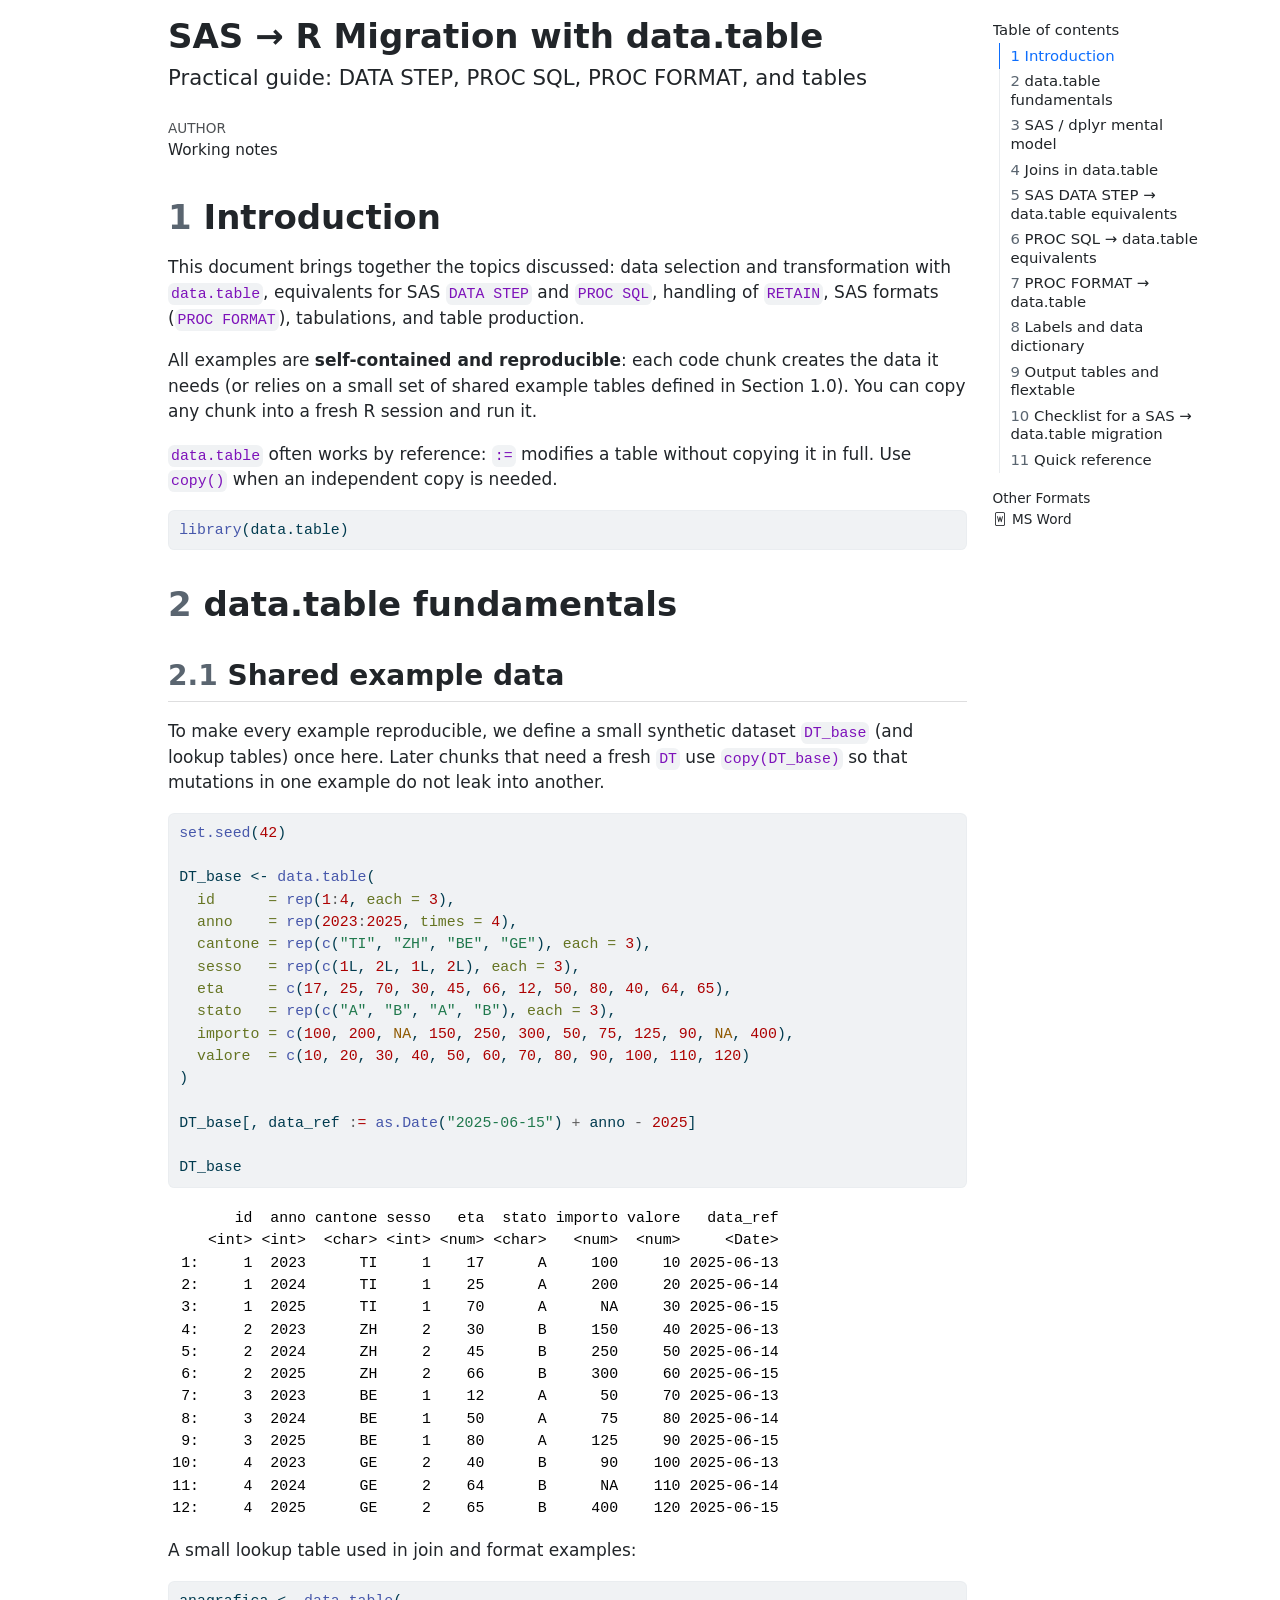
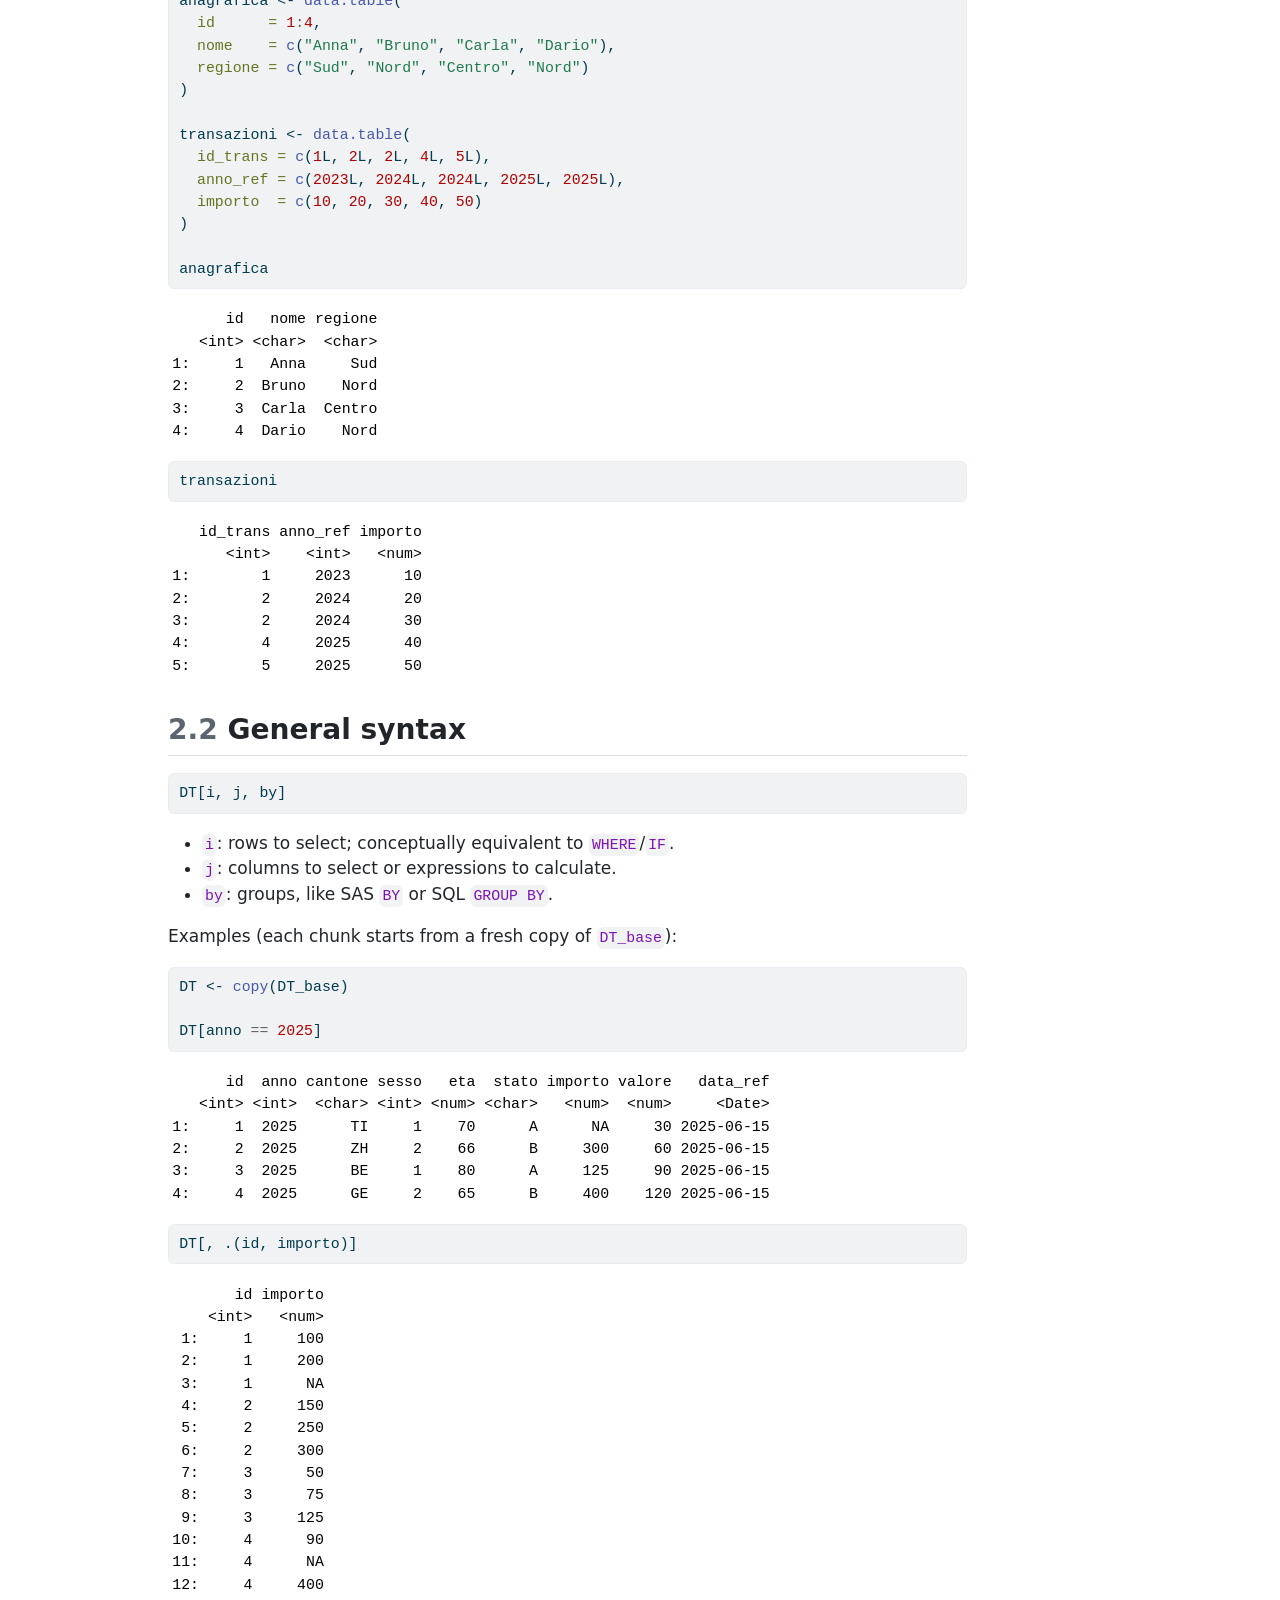
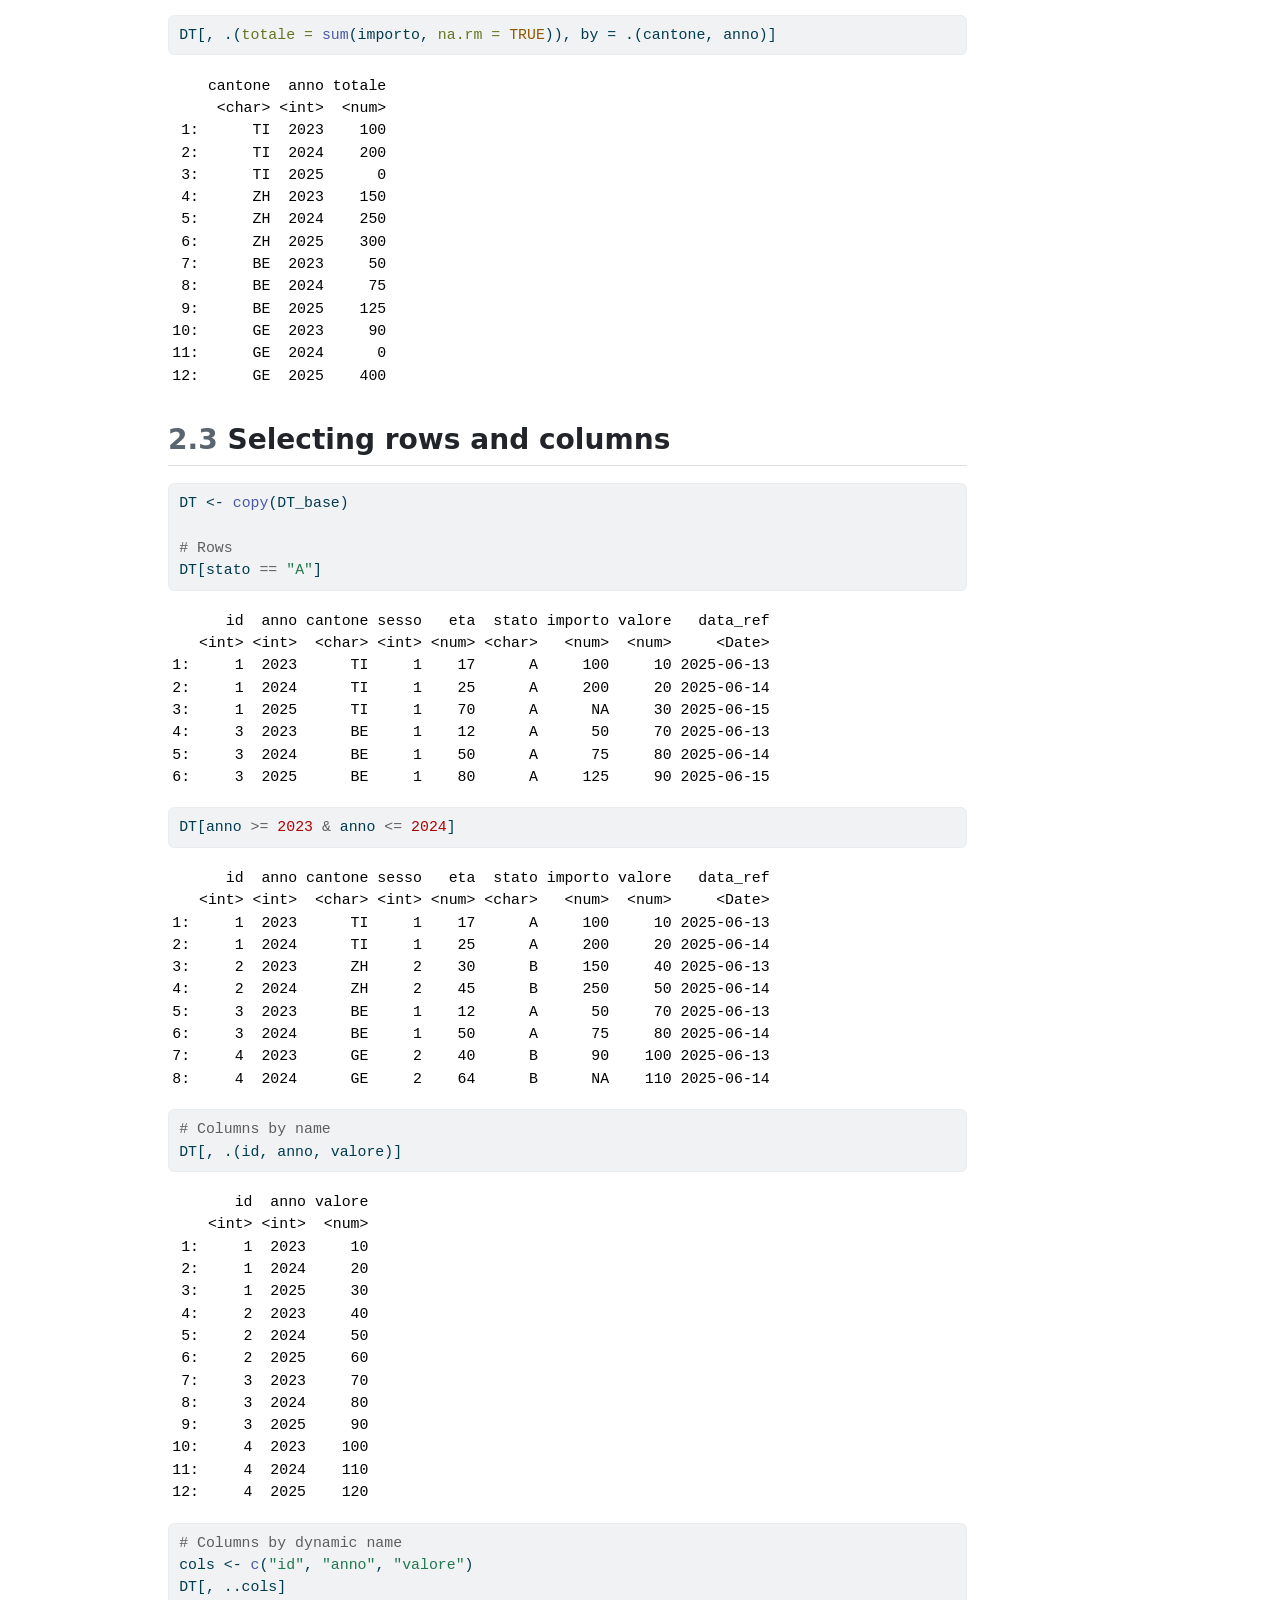
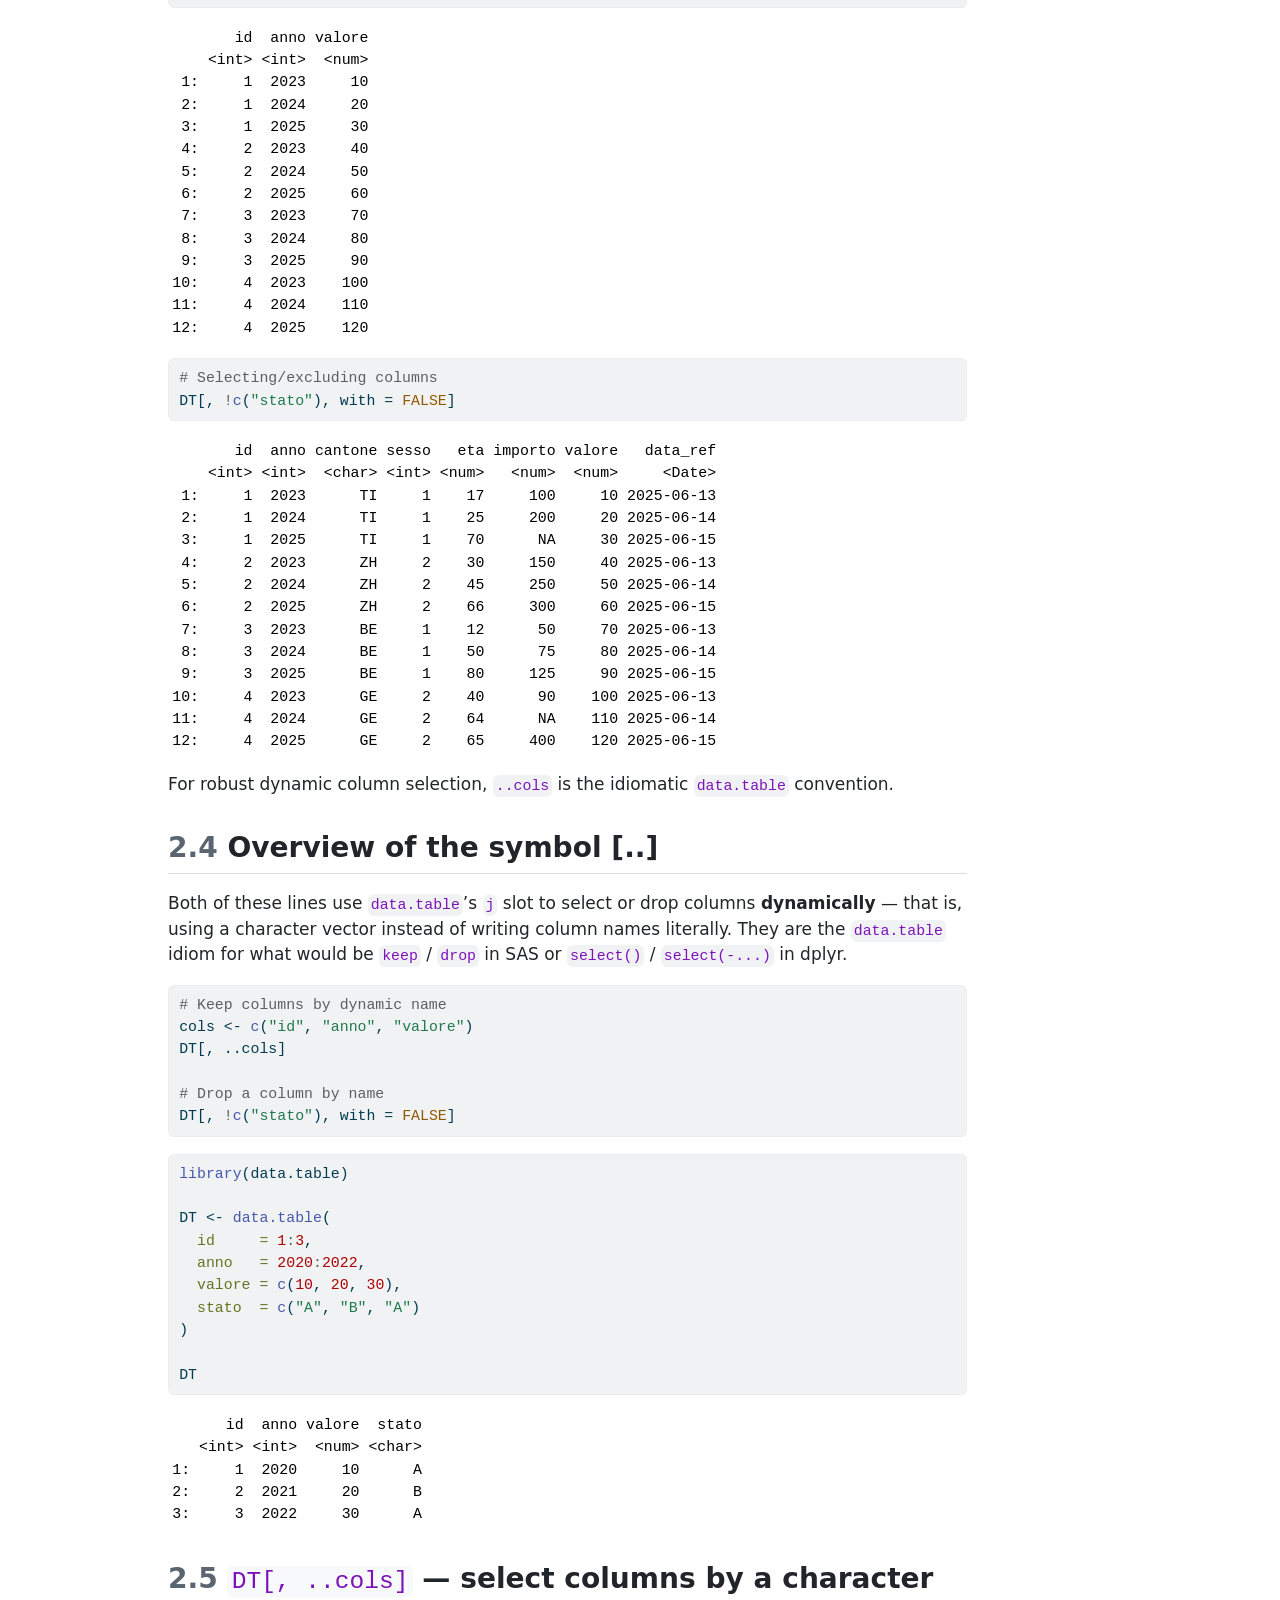
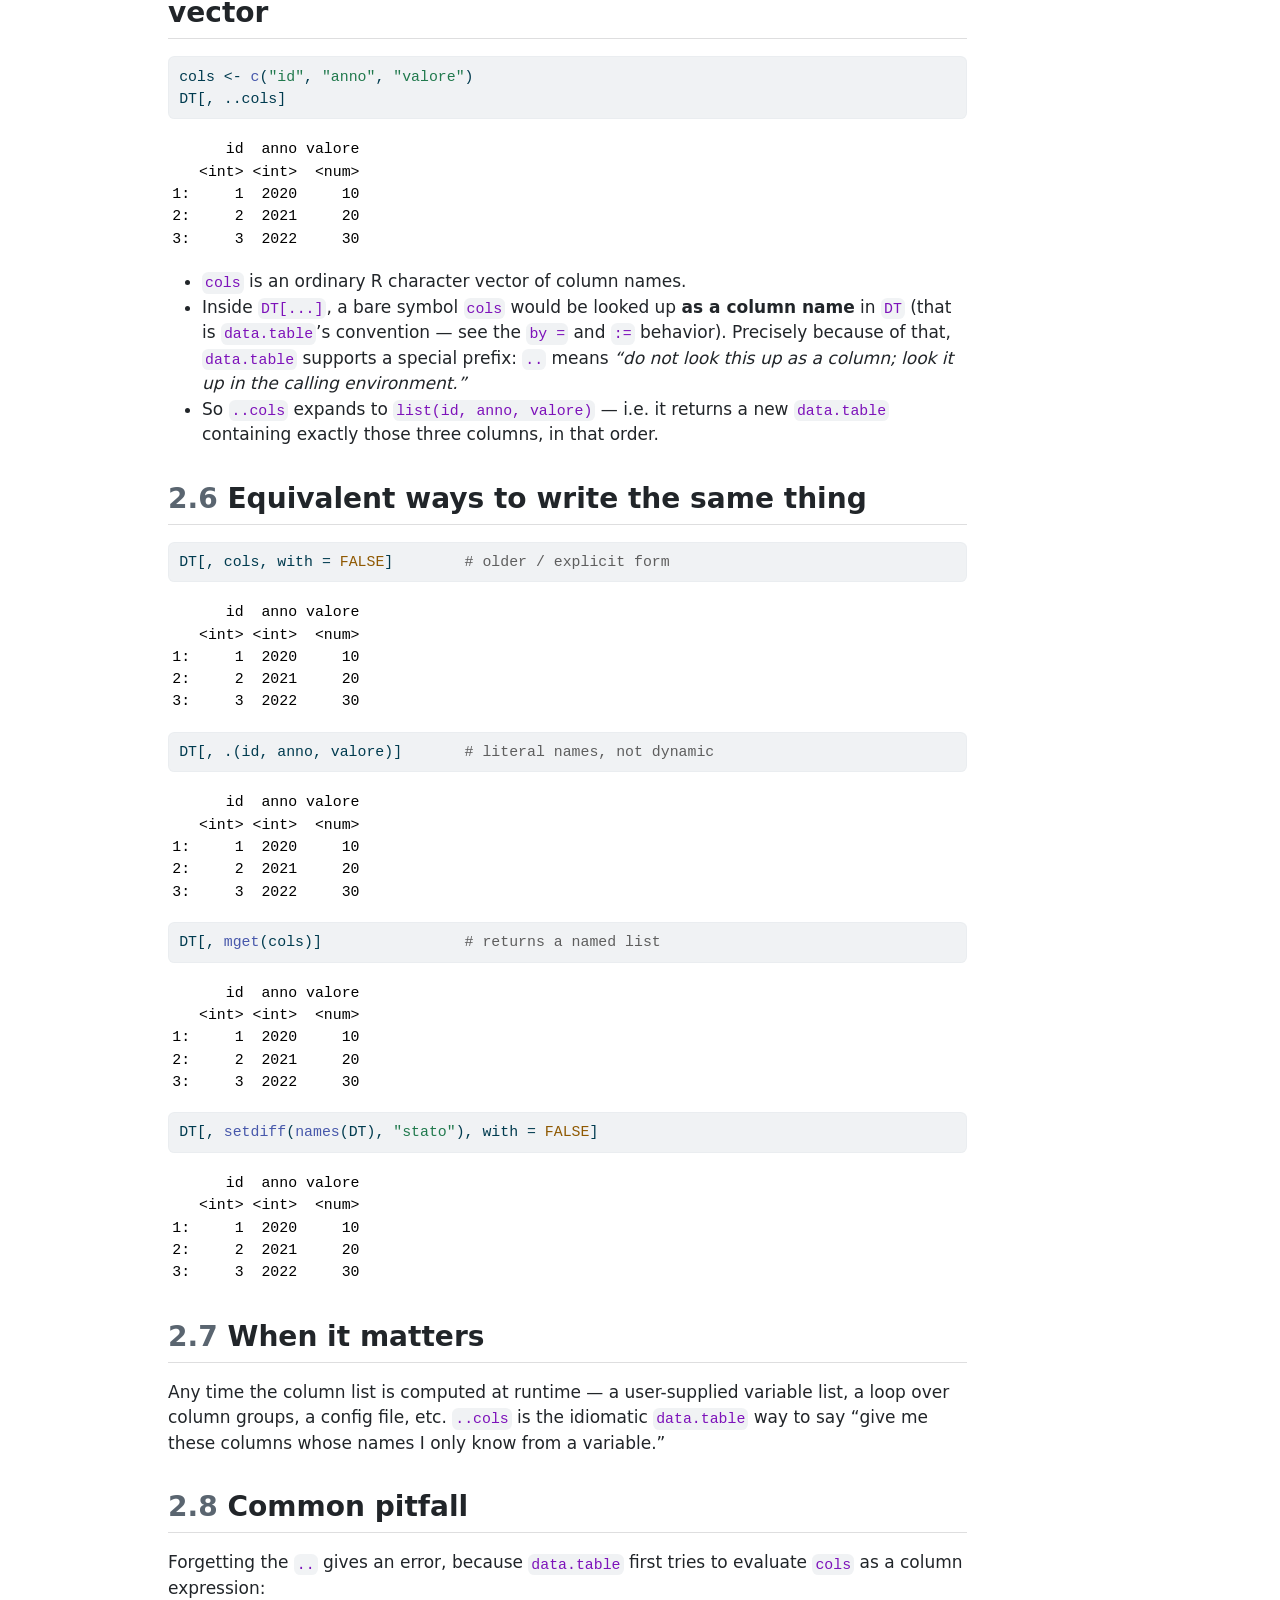
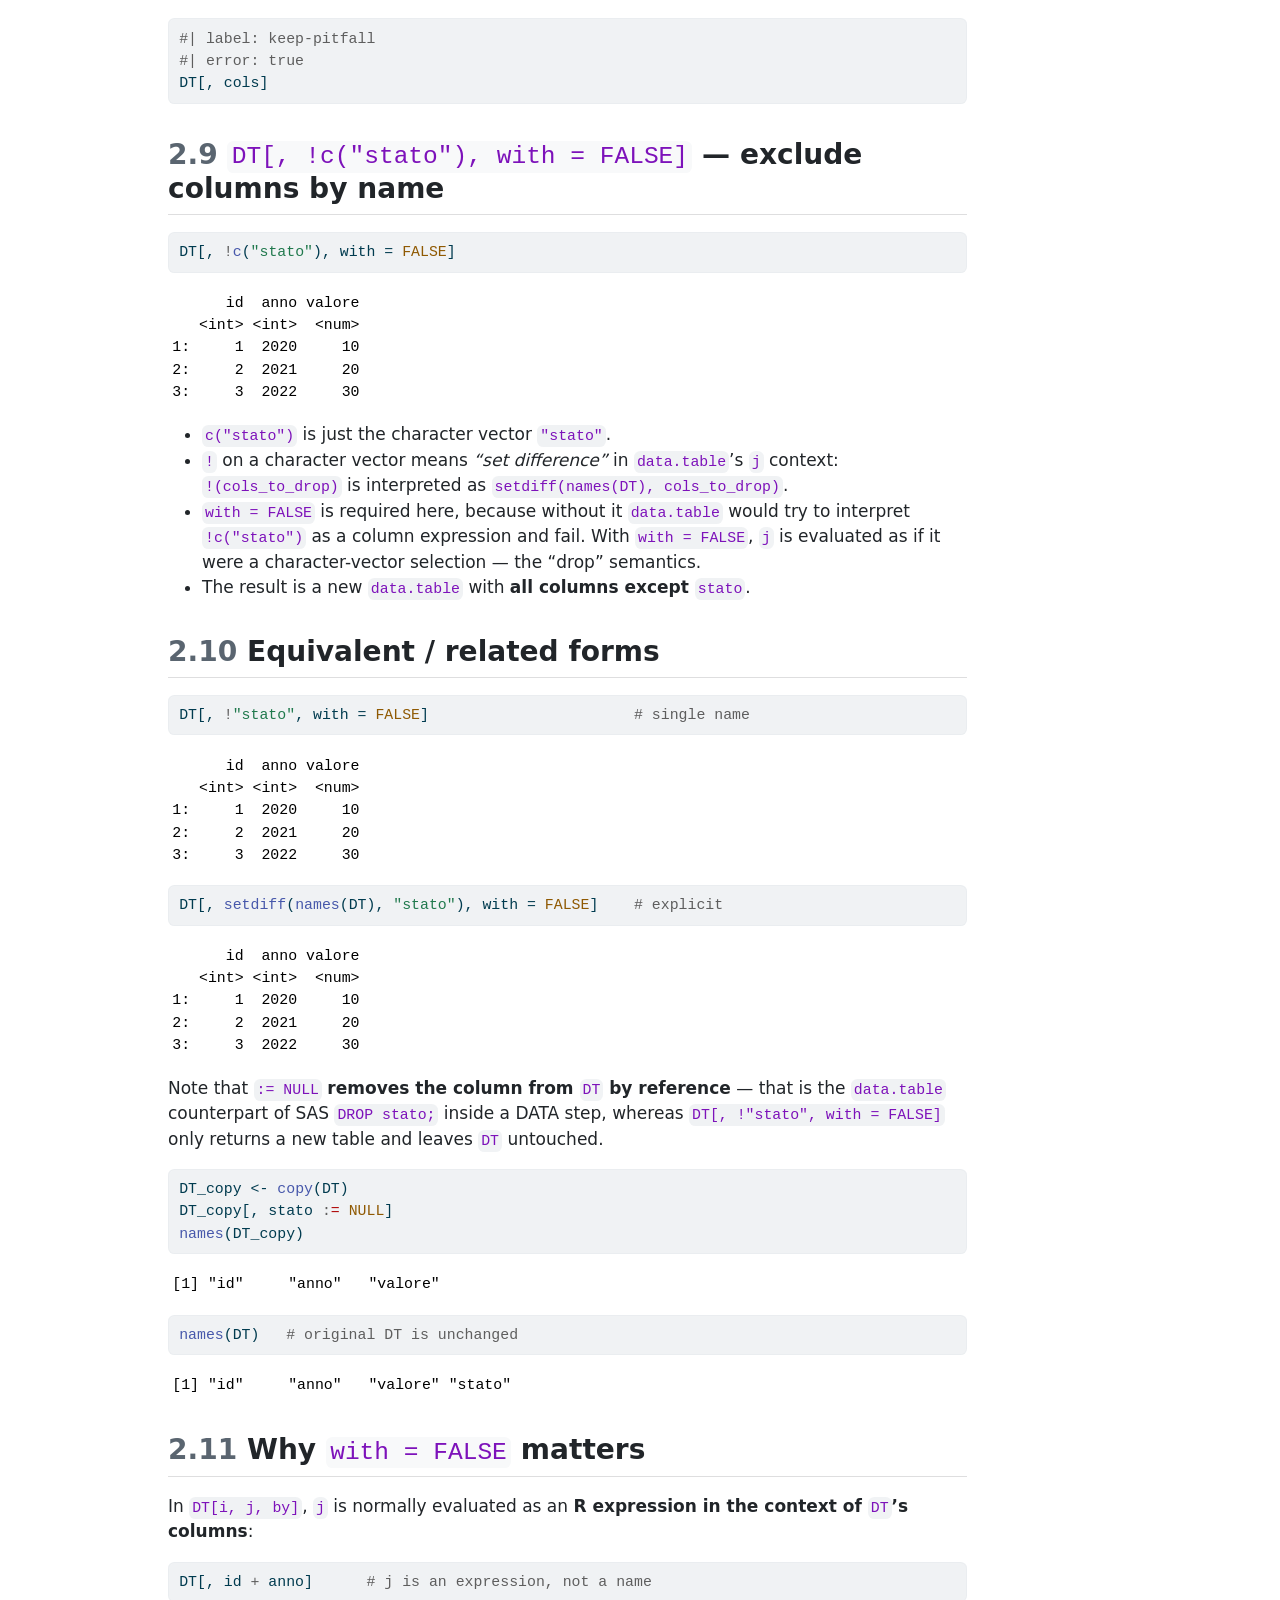
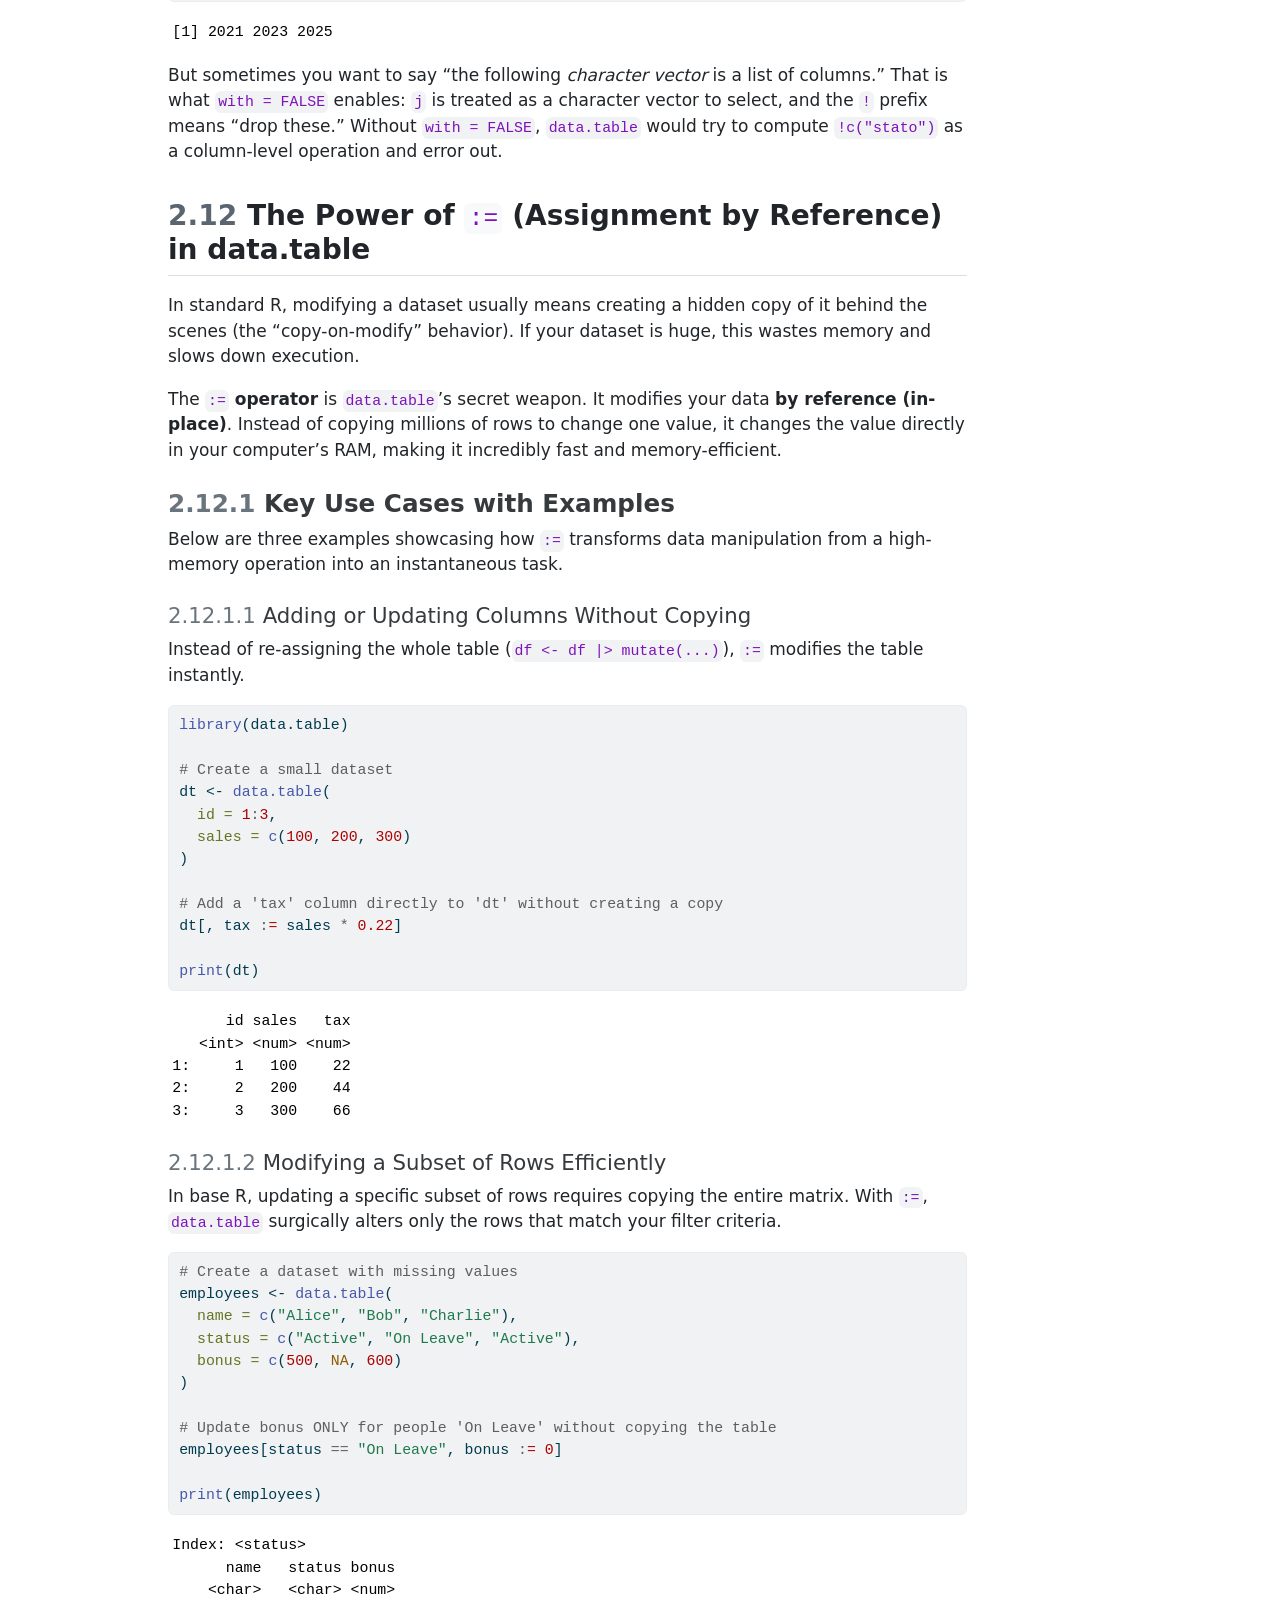
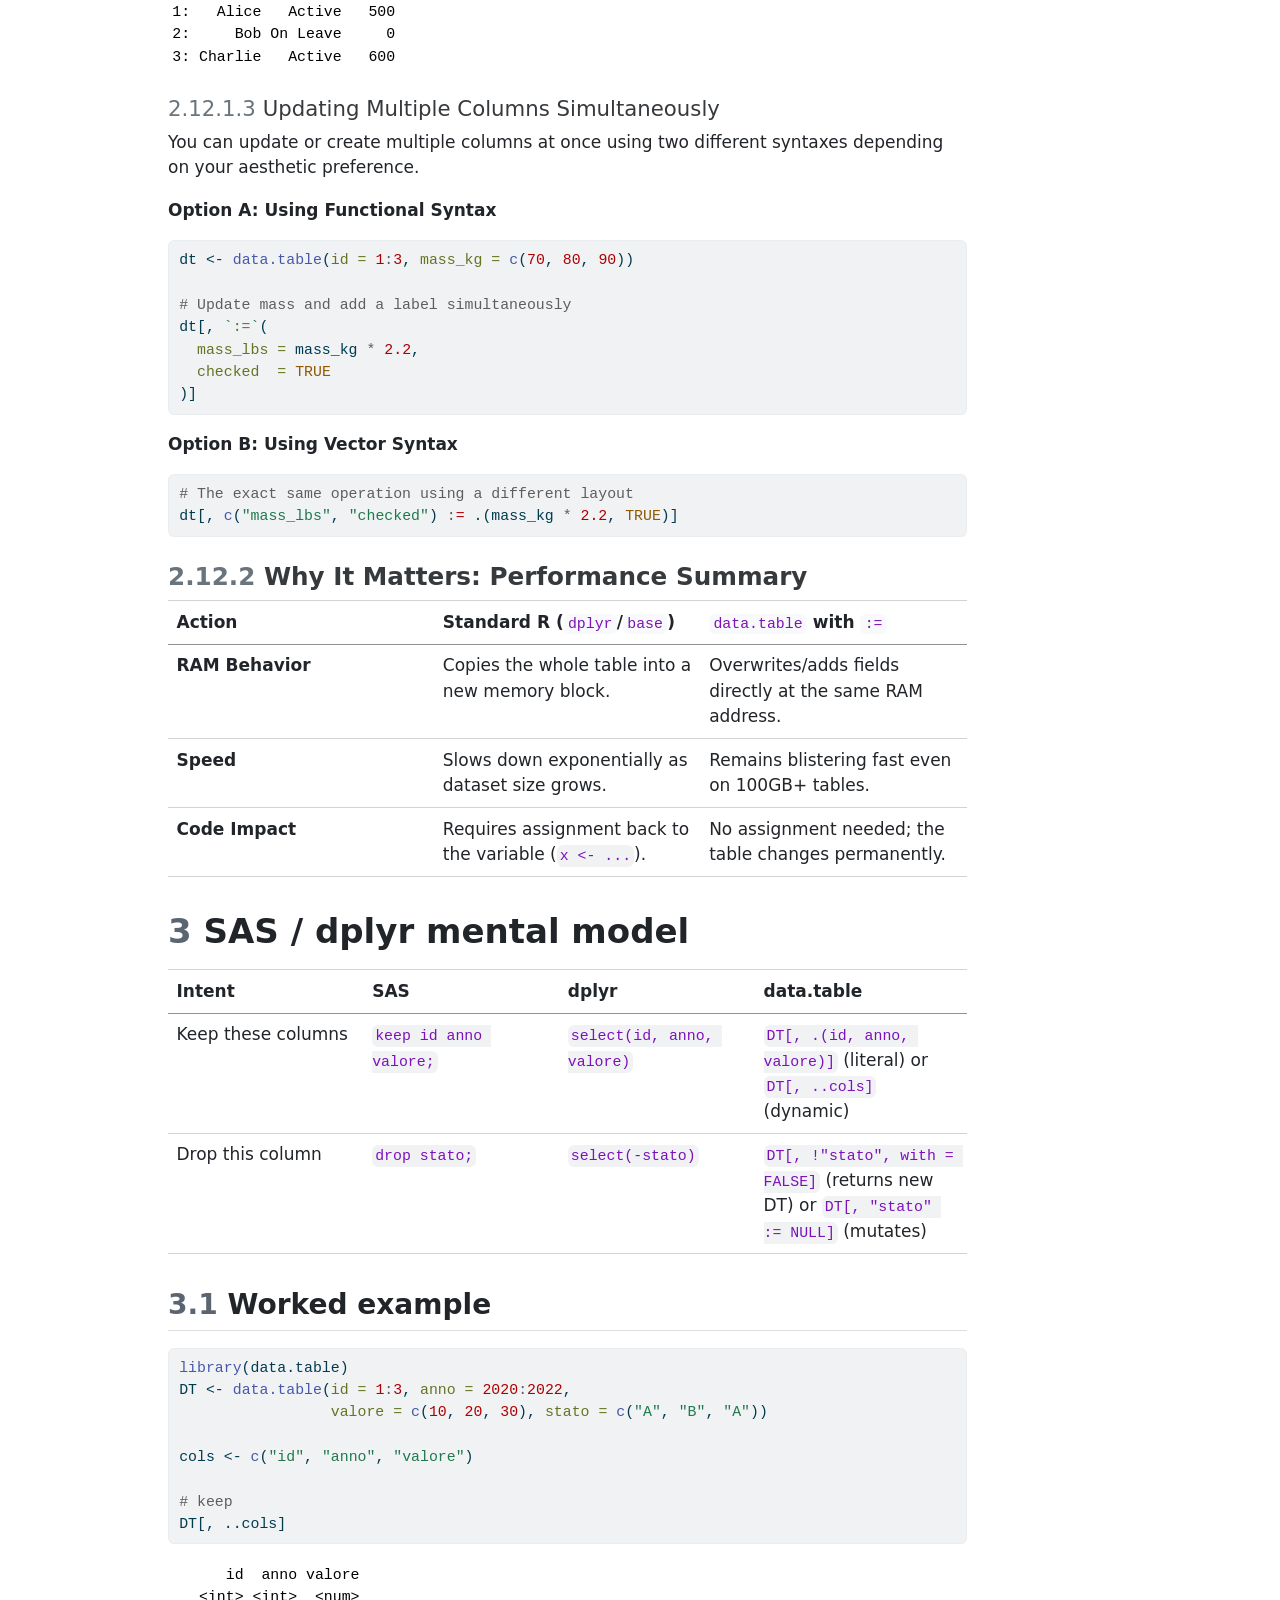
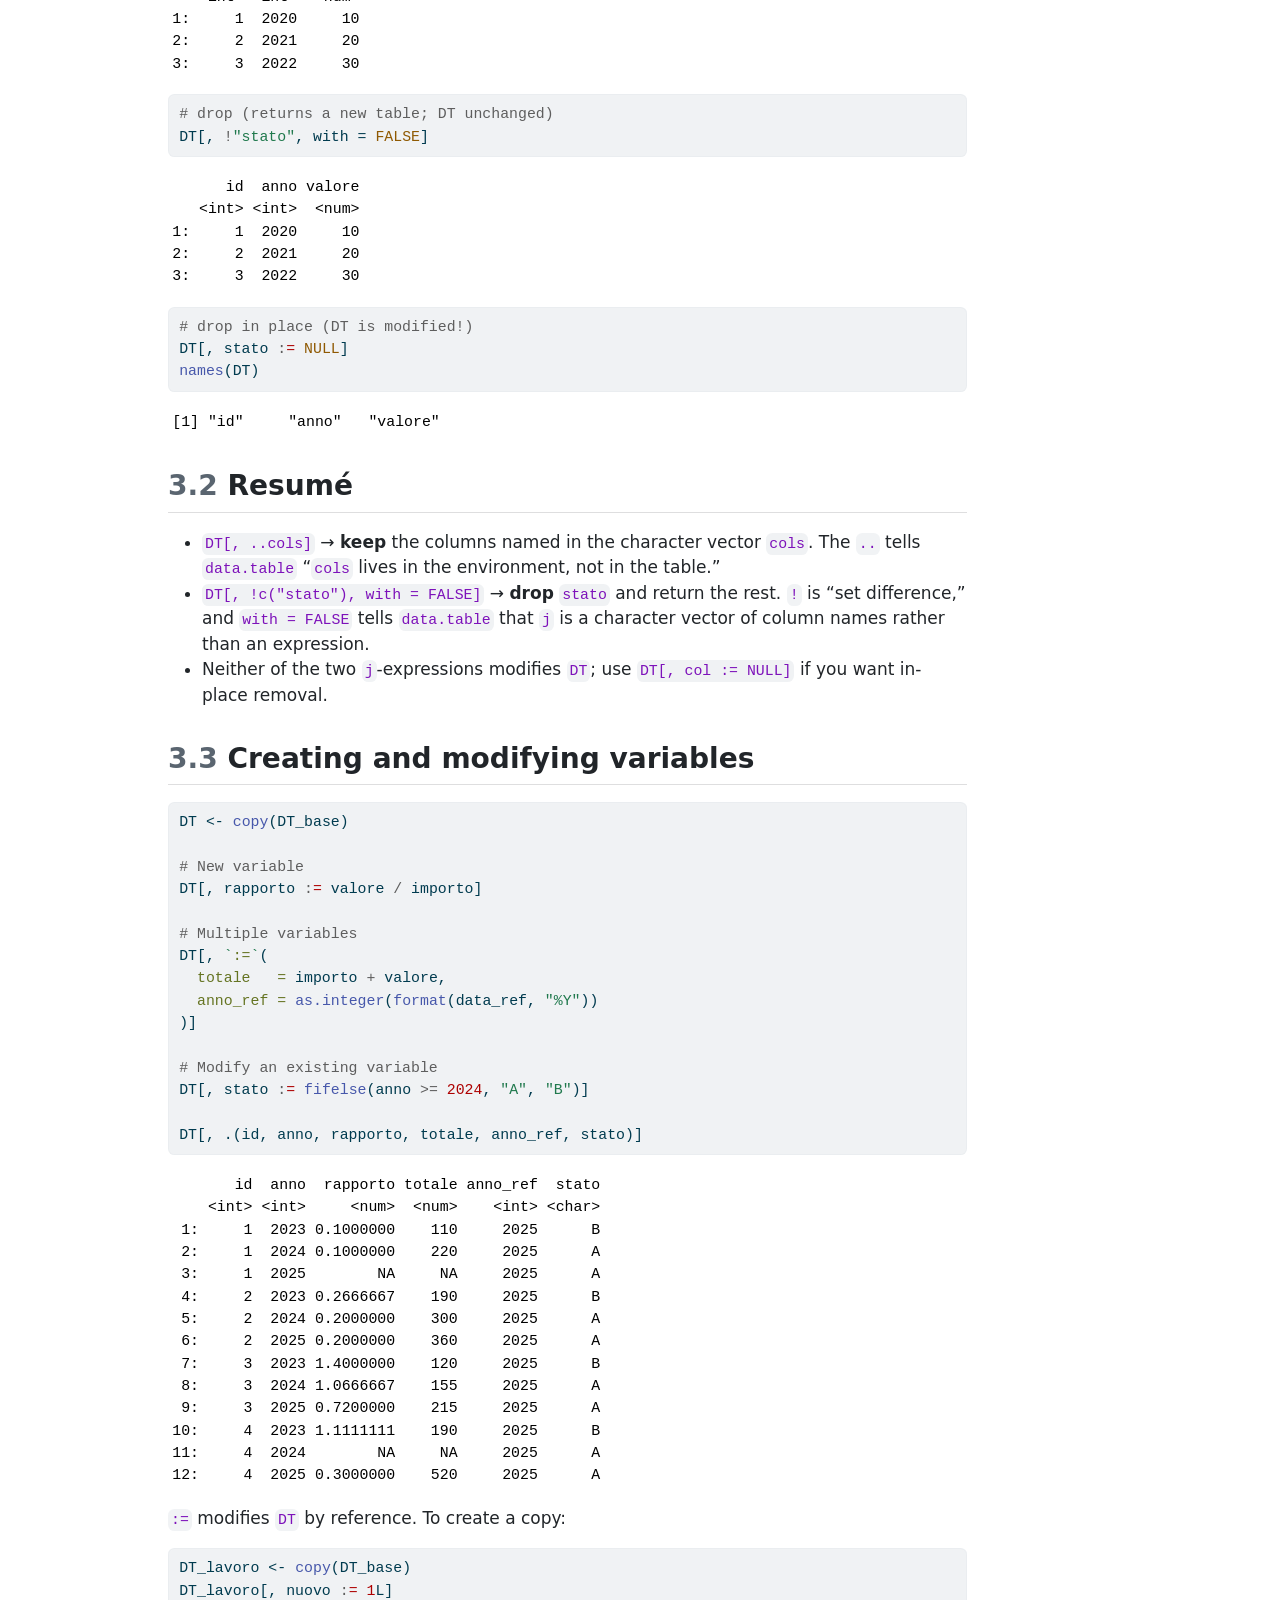
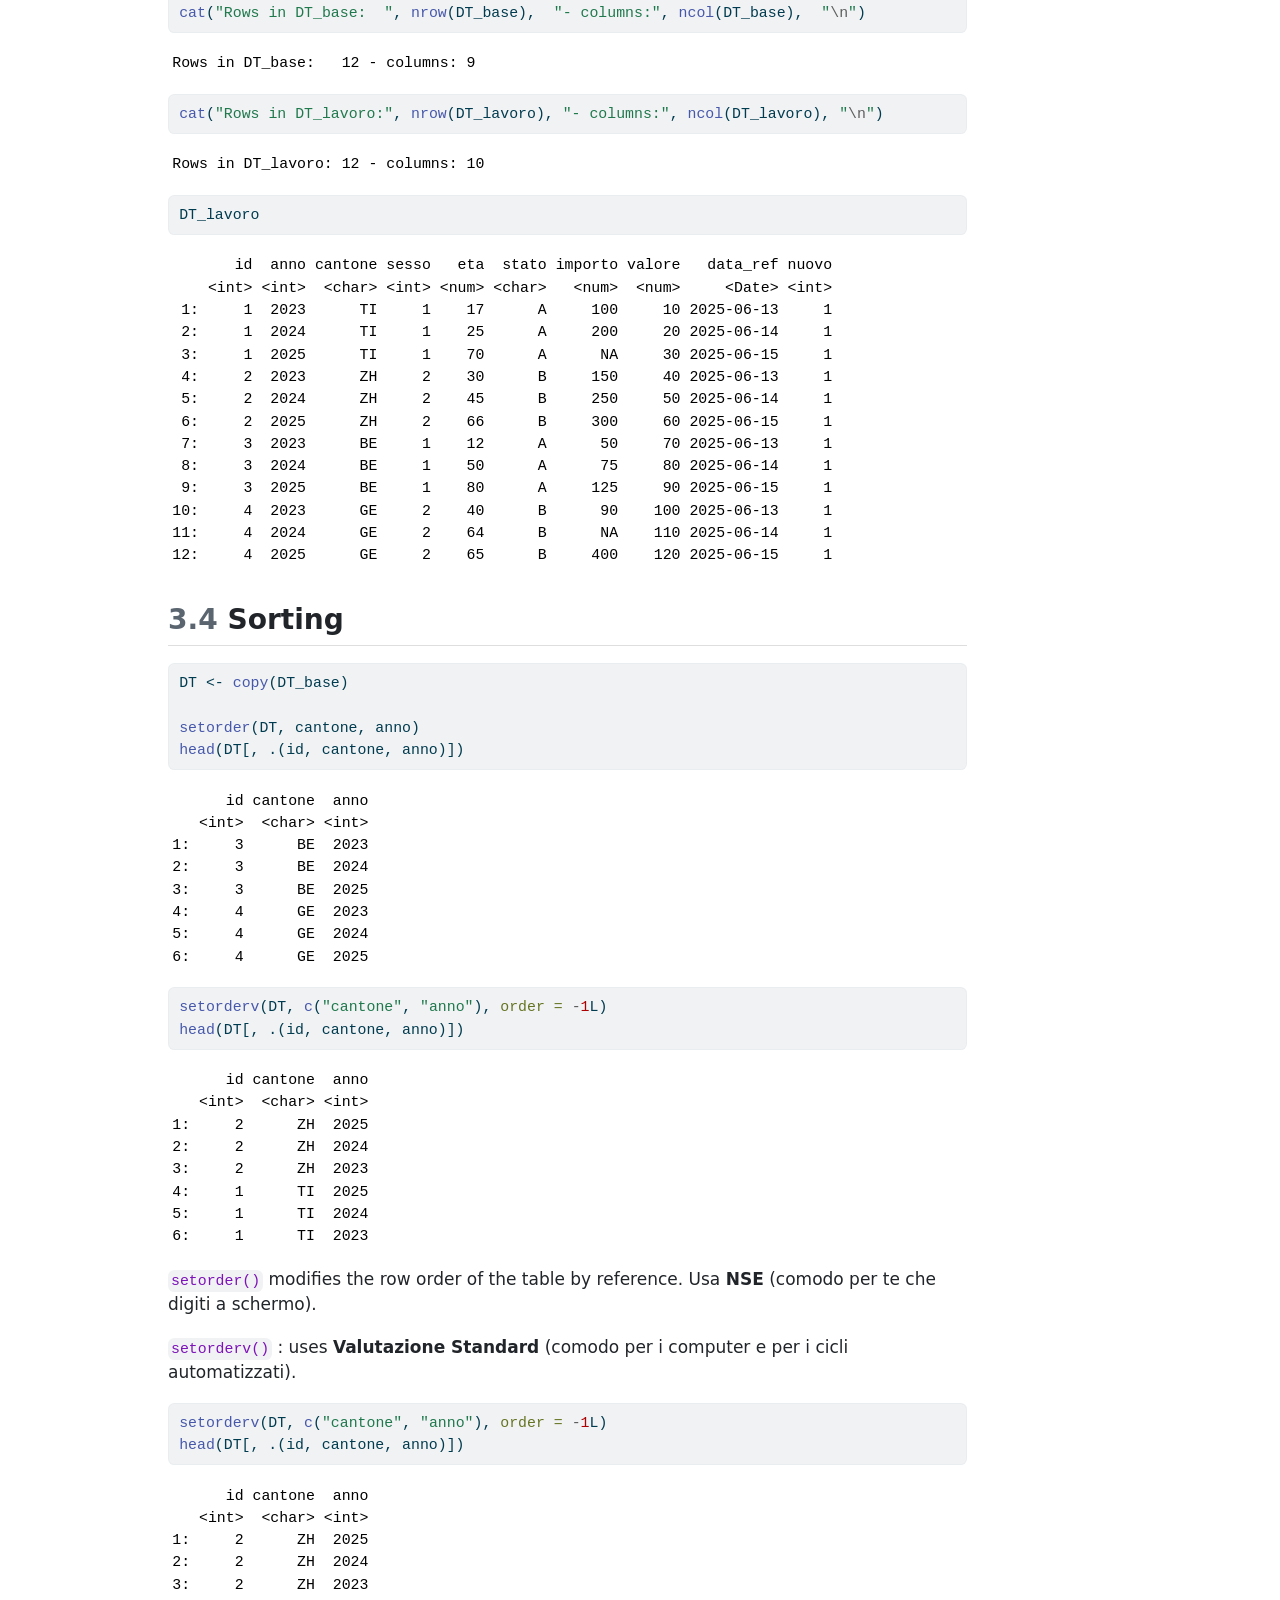
<file: docs/sas_to_datatable_migration_exe.html>
<!DOCTYPE html>
<html xmlns="http://www.w3.org/1999/xhtml" lang="en" xml:lang="en"><head>

<meta charset="utf-8">
<meta name="generator" content="quarto-1.10.20">

<meta name="viewport" content="width=device-width, initial-scale=1.0, user-scalable=yes">

<meta name="author" content="Working notes">

<title>SAS → R Migration with data.table</title>
<style>
/* Default styles provided by pandoc.
** See https://pandoc.org/MANUAL.html#variables-for-html for config info.
*/
span.smallcaps{font-variant: small-caps;}
div.columns{display: flex; gap: 1.5em;}
div.column{flex: auto;}
@media screen {
div.columns{gap: min(4vw, 1.5em);}
div.column{overflow-x: auto;}
}
div.hanging-indent{margin-left: 1.5em; text-indent: -1.5em;}
ul.task-list{list-style: none;}
ul.task-list li input[type="checkbox"] {
  width: 0.8em;
  margin: 0 0.8em 0.2em -1em; /* quarto-specific, see https://github.com/quarto-dev/quarto-cli/issues/4556 */ 
  vertical-align: middle;
}
/* CSS for syntax highlighting */
html { -webkit-text-size-adjust: 100%; }
pre > code.sourceCode { white-space: pre; position: relative; }
pre > code.sourceCode > span { display: inline-block; line-height: 1.25; }
pre > code.sourceCode > span:empty { height: 1.2em; }
.sourceCode { overflow: visible; }
code.sourceCode > span { color: inherit; text-decoration: inherit; }
div.sourceCode { margin: 1em 0; }
pre.sourceCode { margin: 0; }
@media screen {
div.sourceCode { overflow: auto; }
}
@media print {
pre > code.sourceCode { white-space: pre-wrap; }
pre > code.sourceCode > span { text-indent: -5em; padding-left: 5em; }
}
pre.numberSource code
  { counter-reset: source-line 0; }
pre.numberSource code > span
  { position: relative; left: -4em; counter-increment: source-line; }
pre.numberSource code > span > a:first-child::before
  { content: counter(source-line);
    position: relative; left: -1em; text-align: right; vertical-align: baseline;
    border: none; display: inline-block;
    -webkit-touch-callout: none; -webkit-user-select: none;
    -khtml-user-select: none; -moz-user-select: none;
    -ms-user-select: none; user-select: none;
    padding: 0 4px; width: 4em;
  }
pre.numberSource { margin-left: 3em;  padding-left: 4px; }
div.sourceCode
  {   }
@media screen {
pre > code.sourceCode > span > a:first-child::before { text-decoration: underline; }
}
</style>


<script src="sas_to_datatable_migration_exe_files/libs/clipboard/clipboard.min.js"></script>
<script src="sas_to_datatable_migration_exe_files/libs/quarto-html/quarto.js" type="module"></script>
<script src="sas_to_datatable_migration_exe_files/libs/quarto-html/tabsets/tabsets.js" type="module"></script>
<script src="sas_to_datatable_migration_exe_files/libs/quarto-html/popper.min.js"></script>
<script src="sas_to_datatable_migration_exe_files/libs/quarto-html/tippy.umd.min.js"></script>
<script src="sas_to_datatable_migration_exe_files/libs/quarto-html/anchor.min.js"></script>
<link href="sas_to_datatable_migration_exe_files/libs/quarto-html/tippy.css" rel="stylesheet">
<link href="sas_to_datatable_migration_exe_files/libs/quarto-html/quarto-syntax-highlighting-17888a1159294d3eb470f19f6f52f5a5.css" rel="stylesheet" id="quarto-text-highlighting-styles">
<script src="sas_to_datatable_migration_exe_files/libs/bootstrap/bootstrap.min.js"></script>
<link href="sas_to_datatable_migration_exe_files/libs/bootstrap/bootstrap-icons.css" rel="stylesheet">
<link href="sas_to_datatable_migration_exe_files/libs/bootstrap/bootstrap-fbc62386e12af94b63db1a7c70f63dba.min.css" rel="stylesheet" append-hash="true" id="quarto-bootstrap" data-mode="light">


</head>

<body class="quarto-light">

<div id="quarto-content" class="page-columns page-rows-contents page-layout-article">
<div id="quarto-margin-sidebar" class="sidebar margin-sidebar">
  <nav id="TOC" role="doc-toc" class="toc-active">
    <h2 id="toc-title">Table of contents</h2>
   
  <ul>
  <li><a href="#introduction" id="toc-introduction" class="nav-link active" data-scroll-target="#introduction"><span class="header-section-number">1</span> Introduction</a></li>
  <li><a href="#data.table-fundamentals" id="toc-data.table-fundamentals" class="nav-link" data-scroll-target="#data.table-fundamentals"><span class="header-section-number">2</span> data.table fundamentals</a>
  <ul class="collapse">
  <li><a href="#shared-example-data" id="toc-shared-example-data" class="nav-link" data-scroll-target="#shared-example-data"><span class="header-section-number">2.1</span> Shared example data</a></li>
  <li><a href="#general-syntax" id="toc-general-syntax" class="nav-link" data-scroll-target="#general-syntax"><span class="header-section-number">2.2</span> General syntax</a></li>
  <li><a href="#selecting-rows-and-columns" id="toc-selecting-rows-and-columns" class="nav-link" data-scroll-target="#selecting-rows-and-columns"><span class="header-section-number">2.3</span> Selecting rows and columns</a></li>
  <li><a href="#overview-of-the-symbol-.." id="toc-overview-of-the-symbol-.." class="nav-link" data-scroll-target="#overview-of-the-symbol-.."><span class="header-section-number">2.4</span> Overview of the symbol [..]</a></li>
  <li><a href="#dt-..cols-select-columns-by-a-character-vector" id="toc-dt-..cols-select-columns-by-a-character-vector" class="nav-link" data-scroll-target="#dt-..cols-select-columns-by-a-character-vector"><span class="header-section-number">2.5</span> <code>DT[, ..cols]</code> — select columns by a character vector</a></li>
  <li><a href="#equivalent-ways-to-write-the-same-thing" id="toc-equivalent-ways-to-write-the-same-thing" class="nav-link" data-scroll-target="#equivalent-ways-to-write-the-same-thing"><span class="header-section-number">2.6</span> Equivalent ways to write the same thing</a></li>
  <li><a href="#when-it-matters" id="toc-when-it-matters" class="nav-link" data-scroll-target="#when-it-matters"><span class="header-section-number">2.7</span> When it matters</a></li>
  <li><a href="#common-pitfall" id="toc-common-pitfall" class="nav-link" data-scroll-target="#common-pitfall"><span class="header-section-number">2.8</span> Common pitfall</a></li>
  <li><a href="#dt-cstato-with-false-exclude-columns-by-name" id="toc-dt-cstato-with-false-exclude-columns-by-name" class="nav-link" data-scroll-target="#dt-cstato-with-false-exclude-columns-by-name"><span class="header-section-number">2.9</span> <code>DT[, !c("stato"), with = FALSE]</code> — exclude columns by name</a></li>
  <li><a href="#equivalent-related-forms" id="toc-equivalent-related-forms" class="nav-link" data-scroll-target="#equivalent-related-forms"><span class="header-section-number">2.10</span> Equivalent / related forms</a></li>
  <li><a href="#why-with-false-matters" id="toc-why-with-false-matters" class="nav-link" data-scroll-target="#why-with-false-matters"><span class="header-section-number">2.11</span> Why <code>with = FALSE</code> matters</a></li>
  <li><a href="#the-power-of-assignment-by-reference-in-data.table" id="toc-the-power-of-assignment-by-reference-in-data.table" class="nav-link" data-scroll-target="#the-power-of-assignment-by-reference-in-data.table"><span class="header-section-number">2.12</span> The Power of <code>:=</code> (Assignment by Reference) in data.table</a>
  <ul class="collapse">
  <li><a href="#key-use-cases-with-examples" id="toc-key-use-cases-with-examples" class="nav-link" data-scroll-target="#key-use-cases-with-examples"><span class="header-section-number">2.12.1</span> Key Use Cases with Examples</a></li>
  <li><a href="#why-it-matters-performance-summary" id="toc-why-it-matters-performance-summary" class="nav-link" data-scroll-target="#why-it-matters-performance-summary"><span class="header-section-number">2.12.2</span> Why It Matters: Performance Summary</a></li>
  </ul></li>
  </ul></li>
  <li><a href="#sas-dplyr-mental-model" id="toc-sas-dplyr-mental-model" class="nav-link" data-scroll-target="#sas-dplyr-mental-model"><span class="header-section-number">3</span> SAS / dplyr mental model</a>
  <ul class="collapse">
  <li><a href="#worked-example" id="toc-worked-example" class="nav-link" data-scroll-target="#worked-example"><span class="header-section-number">3.1</span> Worked example</a></li>
  <li><a href="#resumé" id="toc-resumé" class="nav-link" data-scroll-target="#resumé"><span class="header-section-number">3.2</span> Resumé</a></li>
  <li><a href="#creating-and-modifying-variables" id="toc-creating-and-modifying-variables" class="nav-link" data-scroll-target="#creating-and-modifying-variables"><span class="header-section-number">3.3</span> Creating and modifying variables</a></li>
  <li><a href="#sorting" id="toc-sorting" class="nav-link" data-scroll-target="#sorting"><span class="header-section-number">3.4</span> Sorting</a></li>
  <li><a href="#labels-and-metadata" id="toc-labels-and-metadata" class="nav-link" data-scroll-target="#labels-and-metadata"><span class="header-section-number">3.5</span> Labels and metadata</a></li>
  <li><a href="#aggregations-and-tabulations" id="toc-aggregations-and-tabulations" class="nav-link" data-scroll-target="#aggregations-and-tabulations"><span class="header-section-number">3.6</span> Aggregations and tabulations</a></li>
  <li><a href="#counts-and-statistics-by-group" id="toc-counts-and-statistics-by-group" class="nav-link" data-scroll-target="#counts-and-statistics-by-group"><span class="header-section-number">3.7</span> Counts and statistics by group</a></li>
  <li><a href="#cross-tabulations" id="toc-cross-tabulations" class="nav-link" data-scroll-target="#cross-tabulations"><span class="header-section-number">3.8</span> Cross-tabulations</a></li>
  <li><a href="#percentages" id="toc-percentages" class="nav-link" data-scroll-target="#percentages"><span class="header-section-number">3.9</span> Percentages</a></li>
  <li><a href="#more-elaborate-tables-similar-to-proc-tabulate" id="toc-more-elaborate-tables-similar-to-proc-tabulate" class="nav-link" data-scroll-target="#more-elaborate-tables-similar-to-proc-tabulate"><span class="header-section-number">3.10</span> More elaborate tables, similar to PROC TABULATE</a></li>
  </ul></li>
  <li><a href="#joins-in-data.table" id="toc-joins-in-data.table" class="nav-link" data-scroll-target="#joins-in-data.table"><span class="header-section-number">4</span> Joins in data.table</a>
  <ul class="collapse">
  <li><a href="#left-join" id="toc-left-join" class="nav-link" data-scroll-target="#left-join"><span class="header-section-number">4.1</span> Left join</a></li>
  <li><a href="#inner-join" id="toc-inner-join" class="nav-link" data-scroll-target="#inner-join"><span class="header-section-number">4.2</span> Inner join</a></li>
  <li><a href="#full-join" id="toc-full-join" class="nav-link" data-scroll-target="#full-join"><span class="header-section-number">4.3</span> Full join</a></li>
  <li><a href="#anti-join-rows-without-a-match" id="toc-anti-join-rows-without-a-match" class="nav-link" data-scroll-target="#anti-join-rows-without-a-match"><span class="header-section-number">4.4</span> Anti-join: rows without a match</a></li>
  <li><a href="#join-on-multiple-columns-and-different-names" id="toc-join-on-multiple-columns-and-different-names" class="nav-link" data-scroll-target="#join-on-multiple-columns-and-different-names"><span class="header-section-number">4.5</span> Join on multiple columns and different names</a></li>
  <li><a href="#update-join" id="toc-update-join" class="nav-link" data-scroll-target="#update-join"><span class="header-section-number">4.6</span> Update join</a></li>
  <li><a href="#normal-join-vs.-update-join-in-data.table" id="toc-normal-join-vs.-update-join-in-data.table" class="nav-link" data-scroll-target="#normal-join-vs.-update-join-in-data.table"><span class="header-section-number">4.7</span> Normal Join vs.&nbsp;Update Join in data.table</a>
  <ul class="collapse">
  <li><a href="#normal-join-new-dataset" id="toc-normal-join-new-dataset" class="nav-link" data-scroll-target="#normal-join-new-dataset"><span class="header-section-number">4.7.1</span> Normal Join (New Dataset)</a></li>
  <li><a href="#update-join-in-place-modification" id="toc-update-join-in-place-modification" class="nav-link" data-scroll-target="#update-join-in-place-modification"><span class="header-section-number">4.7.2</span> Update Join (In-Place Modification)</a></li>
  </ul></li>
  </ul></li>
  <li><a href="#sas-data-step-data.table-equivalents" id="toc-sas-data-step-data.table-equivalents" class="nav-link" data-scroll-target="#sas-data-step-data.table-equivalents"><span class="header-section-number">5</span> SAS DATA STEP → data.table equivalents</a>
  <ul class="collapse">
  <li><a href="#retain-state-across-observations" id="toc-retain-state-across-observations" class="nav-link" data-scroll-target="#retain-state-across-observations"><span class="header-section-number">5.1</span> <code>RETAIN</code>: state across observations</a>
  <ul class="collapse">
  <li><a href="#carry-the-last-non-missing-value-forward-locf" id="toc-carry-the-last-non-missing-value-forward-locf" class="nav-link" data-scroll-target="#carry-the-last-non-missing-value-forward-locf"><span class="header-section-number">5.1.1</span> Carry the last non-missing value forward (LOCF)</a></li>
  <li><a href="#cumulative-sum" id="toc-cumulative-sum" class="nav-link" data-scroll-target="#cumulative-sum"><span class="header-section-number">5.1.2</span> Cumulative sum</a></li>
  <li><a href="#counter-within-a-group" id="toc-counter-within-a-group" class="nav-link" data-scroll-target="#counter-within-a-group"><span class="header-section-number">5.1.3</span> Counter within a group</a></li>
  <li><a href="#previous-value" id="toc-previous-value" class="nav-link" data-scroll-target="#previous-value"><span class="header-section-number">5.1.4</span> Previous value</a></li>
  <li><a href="#complex-conditional-state" id="toc-complex-conditional-state" class="nav-link" data-scroll-target="#complex-conditional-state"><span class="header-section-number">5.1.5</span> Complex conditional state</a></li>
  </ul></li>
  </ul></li>
  <li><a href="#proc-sql-data.table-equivalents" id="toc-proc-sql-data.table-equivalents" class="nav-link" data-scroll-target="#proc-sql-data.table-equivalents"><span class="header-section-number">6</span> PROC SQL → data.table equivalents</a>
  <ul class="collapse">
  <li><a href="#select-where-and-order-by" id="toc-select-where-and-order-by" class="nav-link" data-scroll-target="#select-where-and-order-by"><span class="header-section-number">6.1</span> SELECT, WHERE, and ORDER BY</a></li>
  <li><a href="#group-by-and-having" id="toc-group-by-and-having" class="nav-link" data-scroll-target="#group-by-and-having"><span class="header-section-number">6.2</span> GROUP BY and HAVING</a></li>
  <li><a href="#case-when" id="toc-case-when" class="nav-link" data-scroll-target="#case-when"><span class="header-section-number">6.3</span> CASE WHEN</a></li>
  <li><a href="#sql-joins" id="toc-sql-joins" class="nav-link" data-scroll-target="#sql-joins"><span class="header-section-number">6.4</span> SQL joins</a></li>
  <li><a href="#union" id="toc-union" class="nav-link" data-scroll-target="#union"><span class="header-section-number">6.5</span> UNION</a></li>
  </ul></li>
  <li><a href="#proc-format-data.table" id="toc-proc-format-data.table" class="nav-link" data-scroll-target="#proc-format-data.table"><span class="header-section-number">7</span> PROC FORMAT → data.table</a>
  <ul class="collapse">
  <li><a href="#discrete-format-value" id="toc-discrete-format-value" class="nav-link" data-scroll-target="#discrete-format-value"><span class="header-section-number">7.1</span> Discrete format: VALUE</a></li>
  <li><a href="#numeric-range-formats" id="toc-numeric-range-formats" class="nav-link" data-scroll-target="#numeric-range-formats"><span class="header-section-number">7.2</span> Numeric range formats</a></li>
  <li><a href="#complex-formats-lookup-table" id="toc-complex-formats-lookup-table" class="nav-link" data-scroll-target="#complex-formats-lookup-table"><span class="header-section-number">7.3</span> Complex formats: lookup table</a></li>
  <li><a href="#sas-and-r-missing-values" id="toc-sas-and-r-missing-values" class="nav-link" data-scroll-target="#sas-and-r-missing-values"><span class="header-section-number">7.4</span> SAS and R missing values</a></li>
  <li><a href="#put-and-input" id="toc-put-and-input" class="nav-link" data-scroll-target="#put-and-input"><span class="header-section-number">7.5</span> <code>PUT()</code> and <code>INPUT()</code></a></li>
  </ul></li>
  <li><a href="#labels-and-data-dictionary" id="toc-labels-and-data-dictionary" class="nav-link" data-scroll-target="#labels-and-data-dictionary"><span class="header-section-number">8</span> Labels and data dictionary</a></li>
  <li><a href="#output-tables-and-flextable" id="toc-output-tables-and-flextable" class="nav-link" data-scroll-target="#output-tables-and-flextable"><span class="header-section-number">9</span> Output tables and flextable</a></li>
  <li><a href="#checklist-for-a-sas-data.table-migration" id="toc-checklist-for-a-sas-data.table-migration" class="nav-link" data-scroll-target="#checklist-for-a-sas-data.table-migration"><span class="header-section-number">10</span> Checklist for a SAS → data.table migration</a></li>
  <li><a href="#quick-reference" id="toc-quick-reference" class="nav-link" data-scroll-target="#quick-reference"><span class="header-section-number">11</span> Quick reference</a></li>
  </ul>
<div class="quarto-alternate-formats"><h2>Other Formats</h2><ul><li><a href="sas_to_datatable_migration_exe.docx"><i class="bi bi-file-word"></i>MS Word</a></li></ul></div></nav>
</div>
<main class="content" id="quarto-document-content">

<header id="title-block-header" class="quarto-title-block default">
<div class="quarto-title">
<h1 class="title">SAS → R Migration with data.table</h1>
<p class="subtitle lead">Practical guide: DATA STEP, PROC SQL, PROC FORMAT, and tables</p>
</div>



<div class="quarto-title-meta">

    <div>
    <div class="quarto-title-meta-heading">Author</div>
    <div class="quarto-title-meta-contents">
             <p>Working notes </p>
          </div>
  </div>
    
  
    
  </div>
  


</header>


<section id="introduction" class="level1" data-number="1">
<h1 data-number="1"><span class="header-section-number">1</span> Introduction</h1>
<p>This document brings together the topics discussed: data selection and transformation with <code>data.table</code>, equivalents for SAS <code>DATA STEP</code> and <code>PROC SQL</code>, handling of <code>RETAIN</code>, SAS formats (<code>PROC FORMAT</code>), tabulations, and table production.</p>
<p>All examples are <strong>self-contained and reproducible</strong>: each code chunk creates the data it needs (or relies on a small set of shared example tables defined in Section 1.0). You can copy any chunk into a fresh R session and run it.</p>
<p><code>data.table</code> often works by reference: <code>:=</code> modifies a table without copying it in full. Use <code>copy()</code> when an independent copy is needed.</p>
<div class="cell">
<div class="code-copy-outer-scaffold"><div class="sourceCode cell-code" id="cb1"><pre class="sourceCode r code-with-copy"><code class="sourceCode r"><span id="cb1-1"><a href="#cb1-1" aria-hidden="true" tabindex="-1"></a><span class="fu">library</span>(data.table)</span></code></pre></div><button title="Copy to Clipboard" class="code-copy-button"><i class="bi"></i></button></div>
</div>
</section>
<section id="data.table-fundamentals" class="level1" data-number="2">
<h1 data-number="2"><span class="header-section-number">2</span> data.table fundamentals</h1>
<section id="shared-example-data" class="level2" data-number="2.1">
<h2 data-number="2.1" class="anchored" data-anchor-id="shared-example-data"><span class="header-section-number">2.1</span> Shared example data</h2>
<p>To make every example reproducible, we define a small synthetic dataset <code>DT_base</code> (and lookup tables) once here. Later chunks that need a fresh <code>DT</code> use <code>copy(DT_base)</code> so that mutations in one example do not leak into another.</p>
<div class="cell">
<div class="code-copy-outer-scaffold"><div class="sourceCode cell-code" id="cb2"><pre class="sourceCode r code-with-copy"><code class="sourceCode r"><span id="cb2-1"><a href="#cb2-1" aria-hidden="true" tabindex="-1"></a><span class="fu">set.seed</span>(<span class="dv">42</span>)</span>
<span id="cb2-2"><a href="#cb2-2" aria-hidden="true" tabindex="-1"></a></span>
<span id="cb2-3"><a href="#cb2-3" aria-hidden="true" tabindex="-1"></a>DT_base <span class="ot">&lt;-</span> <span class="fu">data.table</span>(</span>
<span id="cb2-4"><a href="#cb2-4" aria-hidden="true" tabindex="-1"></a>  <span class="at">id      =</span> <span class="fu">rep</span>(<span class="dv">1</span><span class="sc">:</span><span class="dv">4</span>, <span class="at">each =</span> <span class="dv">3</span>),</span>
<span id="cb2-5"><a href="#cb2-5" aria-hidden="true" tabindex="-1"></a>  <span class="at">anno    =</span> <span class="fu">rep</span>(<span class="dv">2023</span><span class="sc">:</span><span class="dv">2025</span>, <span class="at">times =</span> <span class="dv">4</span>),</span>
<span id="cb2-6"><a href="#cb2-6" aria-hidden="true" tabindex="-1"></a>  <span class="at">cantone =</span> <span class="fu">rep</span>(<span class="fu">c</span>(<span class="st">"TI"</span>, <span class="st">"ZH"</span>, <span class="st">"BE"</span>, <span class="st">"GE"</span>), <span class="at">each =</span> <span class="dv">3</span>),</span>
<span id="cb2-7"><a href="#cb2-7" aria-hidden="true" tabindex="-1"></a>  <span class="at">sesso   =</span> <span class="fu">rep</span>(<span class="fu">c</span>(<span class="dv">1</span>L, <span class="dv">2</span>L, <span class="dv">1</span>L, <span class="dv">2</span>L), <span class="at">each =</span> <span class="dv">3</span>),</span>
<span id="cb2-8"><a href="#cb2-8" aria-hidden="true" tabindex="-1"></a>  <span class="at">eta     =</span> <span class="fu">c</span>(<span class="dv">17</span>, <span class="dv">25</span>, <span class="dv">70</span>, <span class="dv">30</span>, <span class="dv">45</span>, <span class="dv">66</span>, <span class="dv">12</span>, <span class="dv">50</span>, <span class="dv">80</span>, <span class="dv">40</span>, <span class="dv">64</span>, <span class="dv">65</span>),</span>
<span id="cb2-9"><a href="#cb2-9" aria-hidden="true" tabindex="-1"></a>  <span class="at">stato   =</span> <span class="fu">rep</span>(<span class="fu">c</span>(<span class="st">"A"</span>, <span class="st">"B"</span>, <span class="st">"A"</span>, <span class="st">"B"</span>), <span class="at">each =</span> <span class="dv">3</span>),</span>
<span id="cb2-10"><a href="#cb2-10" aria-hidden="true" tabindex="-1"></a>  <span class="at">importo =</span> <span class="fu">c</span>(<span class="dv">100</span>, <span class="dv">200</span>, <span class="cn">NA</span>, <span class="dv">150</span>, <span class="dv">250</span>, <span class="dv">300</span>, <span class="dv">50</span>, <span class="dv">75</span>, <span class="dv">125</span>, <span class="dv">90</span>, <span class="cn">NA</span>, <span class="dv">400</span>),</span>
<span id="cb2-11"><a href="#cb2-11" aria-hidden="true" tabindex="-1"></a>  <span class="at">valore  =</span> <span class="fu">c</span>(<span class="dv">10</span>, <span class="dv">20</span>, <span class="dv">30</span>, <span class="dv">40</span>, <span class="dv">50</span>, <span class="dv">60</span>, <span class="dv">70</span>, <span class="dv">80</span>, <span class="dv">90</span>, <span class="dv">100</span>, <span class="dv">110</span>, <span class="dv">120</span>)</span>
<span id="cb2-12"><a href="#cb2-12" aria-hidden="true" tabindex="-1"></a>)</span>
<span id="cb2-13"><a href="#cb2-13" aria-hidden="true" tabindex="-1"></a></span>
<span id="cb2-14"><a href="#cb2-14" aria-hidden="true" tabindex="-1"></a>DT_base[, data_ref <span class="sc">:</span><span class="er">=</span> <span class="fu">as.Date</span>(<span class="st">"2025-06-15"</span>) <span class="sc">+</span> anno <span class="sc">-</span> <span class="dv">2025</span>]</span>
<span id="cb2-15"><a href="#cb2-15" aria-hidden="true" tabindex="-1"></a></span>
<span id="cb2-16"><a href="#cb2-16" aria-hidden="true" tabindex="-1"></a>DT_base</span></code></pre></div><button title="Copy to Clipboard" class="code-copy-button"><i class="bi"></i></button></div>
<div class="cell-output cell-output-stdout">
<pre><code>       id  anno cantone sesso   eta  stato importo valore   data_ref
    &lt;int&gt; &lt;int&gt;  &lt;char&gt; &lt;int&gt; &lt;num&gt; &lt;char&gt;   &lt;num&gt;  &lt;num&gt;     &lt;Date&gt;
 1:     1  2023      TI     1    17      A     100     10 2025-06-13
 2:     1  2024      TI     1    25      A     200     20 2025-06-14
 3:     1  2025      TI     1    70      A      NA     30 2025-06-15
 4:     2  2023      ZH     2    30      B     150     40 2025-06-13
 5:     2  2024      ZH     2    45      B     250     50 2025-06-14
 6:     2  2025      ZH     2    66      B     300     60 2025-06-15
 7:     3  2023      BE     1    12      A      50     70 2025-06-13
 8:     3  2024      BE     1    50      A      75     80 2025-06-14
 9:     3  2025      BE     1    80      A     125     90 2025-06-15
10:     4  2023      GE     2    40      B      90    100 2025-06-13
11:     4  2024      GE     2    64      B      NA    110 2025-06-14
12:     4  2025      GE     2    65      B     400    120 2025-06-15</code></pre>
</div>
</div>
<p>A small lookup table used in join and format examples:</p>
<div class="cell">
<div class="code-copy-outer-scaffold"><div class="sourceCode cell-code" id="cb4"><pre class="sourceCode r code-with-copy"><code class="sourceCode r"><span id="cb4-1"><a href="#cb4-1" aria-hidden="true" tabindex="-1"></a>anagrafica <span class="ot">&lt;-</span> <span class="fu">data.table</span>(</span>
<span id="cb4-2"><a href="#cb4-2" aria-hidden="true" tabindex="-1"></a>  <span class="at">id      =</span> <span class="dv">1</span><span class="sc">:</span><span class="dv">4</span>,</span>
<span id="cb4-3"><a href="#cb4-3" aria-hidden="true" tabindex="-1"></a>  <span class="at">nome    =</span> <span class="fu">c</span>(<span class="st">"Anna"</span>, <span class="st">"Bruno"</span>, <span class="st">"Carla"</span>, <span class="st">"Dario"</span>),</span>
<span id="cb4-4"><a href="#cb4-4" aria-hidden="true" tabindex="-1"></a>  <span class="at">regione =</span> <span class="fu">c</span>(<span class="st">"Sud"</span>, <span class="st">"Nord"</span>, <span class="st">"Centro"</span>, <span class="st">"Nord"</span>)</span>
<span id="cb4-5"><a href="#cb4-5" aria-hidden="true" tabindex="-1"></a>)</span>
<span id="cb4-6"><a href="#cb4-6" aria-hidden="true" tabindex="-1"></a></span>
<span id="cb4-7"><a href="#cb4-7" aria-hidden="true" tabindex="-1"></a>transazioni <span class="ot">&lt;-</span> <span class="fu">data.table</span>(</span>
<span id="cb4-8"><a href="#cb4-8" aria-hidden="true" tabindex="-1"></a>  <span class="at">id_trans =</span> <span class="fu">c</span>(<span class="dv">1</span>L, <span class="dv">2</span>L, <span class="dv">2</span>L, <span class="dv">4</span>L, <span class="dv">5</span>L),</span>
<span id="cb4-9"><a href="#cb4-9" aria-hidden="true" tabindex="-1"></a>  <span class="at">anno_ref =</span> <span class="fu">c</span>(<span class="dv">2023</span>L, <span class="dv">2024</span>L, <span class="dv">2024</span>L, <span class="dv">2025</span>L, <span class="dv">2025</span>L),</span>
<span id="cb4-10"><a href="#cb4-10" aria-hidden="true" tabindex="-1"></a>  <span class="at">importo  =</span> <span class="fu">c</span>(<span class="dv">10</span>, <span class="dv">20</span>, <span class="dv">30</span>, <span class="dv">40</span>, <span class="dv">50</span>)</span>
<span id="cb4-11"><a href="#cb4-11" aria-hidden="true" tabindex="-1"></a>)</span>
<span id="cb4-12"><a href="#cb4-12" aria-hidden="true" tabindex="-1"></a></span>
<span id="cb4-13"><a href="#cb4-13" aria-hidden="true" tabindex="-1"></a>anagrafica</span></code></pre></div><button title="Copy to Clipboard" class="code-copy-button"><i class="bi"></i></button></div>
<div class="cell-output cell-output-stdout">
<pre><code>      id   nome regione
   &lt;int&gt; &lt;char&gt;  &lt;char&gt;
1:     1   Anna     Sud
2:     2  Bruno    Nord
3:     3  Carla  Centro
4:     4  Dario    Nord</code></pre>
</div>
<div class="code-copy-outer-scaffold"><div class="sourceCode cell-code" id="cb6"><pre class="sourceCode r code-with-copy"><code class="sourceCode r"><span id="cb6-1"><a href="#cb6-1" aria-hidden="true" tabindex="-1"></a>transazioni</span></code></pre></div><button title="Copy to Clipboard" class="code-copy-button"><i class="bi"></i></button></div>
<div class="cell-output cell-output-stdout">
<pre><code>   id_trans anno_ref importo
      &lt;int&gt;    &lt;int&gt;   &lt;num&gt;
1:        1     2023      10
2:        2     2024      20
3:        2     2024      30
4:        4     2025      40
5:        5     2025      50</code></pre>
</div>
</div>
</section>
<section id="general-syntax" class="level2" data-number="2.2">
<h2 data-number="2.2" class="anchored" data-anchor-id="general-syntax"><span class="header-section-number">2.2</span> General syntax</h2>
<div class="code-copy-outer-scaffold"><div class="sourceCode" id="cb8"><pre class="sourceCode r code-with-copy"><code class="sourceCode r"><span id="cb8-1"><a href="#cb8-1" aria-hidden="true" tabindex="-1"></a>DT[i, j, by]</span></code></pre></div><button title="Copy to Clipboard" class="code-copy-button"><i class="bi"></i></button></div>
<ul>
<li><code>i</code>: rows to select; conceptually equivalent to <code>WHERE</code>/<code>IF</code>.</li>
<li><code>j</code>: columns to select or expressions to calculate.</li>
<li><code>by</code>: groups, like SAS <code>BY</code> or SQL <code>GROUP BY</code>.</li>
</ul>
<p>Examples (each chunk starts from a fresh copy of <code>DT_base</code>):</p>
<div class="cell">
<div class="code-copy-outer-scaffold"><div class="sourceCode cell-code" id="cb9"><pre class="sourceCode r code-with-copy"><code class="sourceCode r"><span id="cb9-1"><a href="#cb9-1" aria-hidden="true" tabindex="-1"></a>DT <span class="ot">&lt;-</span> <span class="fu">copy</span>(DT_base)</span>
<span id="cb9-2"><a href="#cb9-2" aria-hidden="true" tabindex="-1"></a></span>
<span id="cb9-3"><a href="#cb9-3" aria-hidden="true" tabindex="-1"></a>DT[anno <span class="sc">==</span> <span class="dv">2025</span>]</span></code></pre></div><button title="Copy to Clipboard" class="code-copy-button"><i class="bi"></i></button></div>
<div class="cell-output cell-output-stdout">
<pre><code>      id  anno cantone sesso   eta  stato importo valore   data_ref
   &lt;int&gt; &lt;int&gt;  &lt;char&gt; &lt;int&gt; &lt;num&gt; &lt;char&gt;   &lt;num&gt;  &lt;num&gt;     &lt;Date&gt;
1:     1  2025      TI     1    70      A      NA     30 2025-06-15
2:     2  2025      ZH     2    66      B     300     60 2025-06-15
3:     3  2025      BE     1    80      A     125     90 2025-06-15
4:     4  2025      GE     2    65      B     400    120 2025-06-15</code></pre>
</div>
<div class="code-copy-outer-scaffold"><div class="sourceCode cell-code" id="cb11"><pre class="sourceCode r code-with-copy"><code class="sourceCode r"><span id="cb11-1"><a href="#cb11-1" aria-hidden="true" tabindex="-1"></a>DT[, .(id, importo)]</span></code></pre></div><button title="Copy to Clipboard" class="code-copy-button"><i class="bi"></i></button></div>
<div class="cell-output cell-output-stdout">
<pre><code>       id importo
    &lt;int&gt;   &lt;num&gt;
 1:     1     100
 2:     1     200
 3:     1      NA
 4:     2     150
 5:     2     250
 6:     2     300
 7:     3      50
 8:     3      75
 9:     3     125
10:     4      90
11:     4      NA
12:     4     400</code></pre>
</div>
<div class="code-copy-outer-scaffold"><div class="sourceCode cell-code" id="cb13"><pre class="sourceCode r code-with-copy"><code class="sourceCode r"><span id="cb13-1"><a href="#cb13-1" aria-hidden="true" tabindex="-1"></a>DT[, .(<span class="at">totale =</span> <span class="fu">sum</span>(importo, <span class="at">na.rm =</span> <span class="cn">TRUE</span>)), by <span class="ot">=</span> .(cantone, anno)]</span></code></pre></div><button title="Copy to Clipboard" class="code-copy-button"><i class="bi"></i></button></div>
<div class="cell-output cell-output-stdout">
<pre><code>    cantone  anno totale
     &lt;char&gt; &lt;int&gt;  &lt;num&gt;
 1:      TI  2023    100
 2:      TI  2024    200
 3:      TI  2025      0
 4:      ZH  2023    150
 5:      ZH  2024    250
 6:      ZH  2025    300
 7:      BE  2023     50
 8:      BE  2024     75
 9:      BE  2025    125
10:      GE  2023     90
11:      GE  2024      0
12:      GE  2025    400</code></pre>
</div>
</div>
</section>
<section id="selecting-rows-and-columns" class="level2" data-number="2.3">
<h2 data-number="2.3" class="anchored" data-anchor-id="selecting-rows-and-columns"><span class="header-section-number">2.3</span> Selecting rows and columns</h2>
<div class="cell">
<div class="code-copy-outer-scaffold"><div class="sourceCode cell-code" id="cb15"><pre class="sourceCode r code-with-copy"><code class="sourceCode r"><span id="cb15-1"><a href="#cb15-1" aria-hidden="true" tabindex="-1"></a>DT <span class="ot">&lt;-</span> <span class="fu">copy</span>(DT_base)</span>
<span id="cb15-2"><a href="#cb15-2" aria-hidden="true" tabindex="-1"></a></span>
<span id="cb15-3"><a href="#cb15-3" aria-hidden="true" tabindex="-1"></a><span class="co"># Rows</span></span>
<span id="cb15-4"><a href="#cb15-4" aria-hidden="true" tabindex="-1"></a>DT[stato <span class="sc">==</span> <span class="st">"A"</span>]</span></code></pre></div><button title="Copy to Clipboard" class="code-copy-button"><i class="bi"></i></button></div>
<div class="cell-output cell-output-stdout">
<pre><code>      id  anno cantone sesso   eta  stato importo valore   data_ref
   &lt;int&gt; &lt;int&gt;  &lt;char&gt; &lt;int&gt; &lt;num&gt; &lt;char&gt;   &lt;num&gt;  &lt;num&gt;     &lt;Date&gt;
1:     1  2023      TI     1    17      A     100     10 2025-06-13
2:     1  2024      TI     1    25      A     200     20 2025-06-14
3:     1  2025      TI     1    70      A      NA     30 2025-06-15
4:     3  2023      BE     1    12      A      50     70 2025-06-13
5:     3  2024      BE     1    50      A      75     80 2025-06-14
6:     3  2025      BE     1    80      A     125     90 2025-06-15</code></pre>
</div>
<div class="code-copy-outer-scaffold"><div class="sourceCode cell-code" id="cb17"><pre class="sourceCode r code-with-copy"><code class="sourceCode r"><span id="cb17-1"><a href="#cb17-1" aria-hidden="true" tabindex="-1"></a>DT[anno <span class="sc">&gt;=</span> <span class="dv">2023</span> <span class="sc">&amp;</span> anno <span class="sc">&lt;=</span> <span class="dv">2024</span>]</span></code></pre></div><button title="Copy to Clipboard" class="code-copy-button"><i class="bi"></i></button></div>
<div class="cell-output cell-output-stdout">
<pre><code>      id  anno cantone sesso   eta  stato importo valore   data_ref
   &lt;int&gt; &lt;int&gt;  &lt;char&gt; &lt;int&gt; &lt;num&gt; &lt;char&gt;   &lt;num&gt;  &lt;num&gt;     &lt;Date&gt;
1:     1  2023      TI     1    17      A     100     10 2025-06-13
2:     1  2024      TI     1    25      A     200     20 2025-06-14
3:     2  2023      ZH     2    30      B     150     40 2025-06-13
4:     2  2024      ZH     2    45      B     250     50 2025-06-14
5:     3  2023      BE     1    12      A      50     70 2025-06-13
6:     3  2024      BE     1    50      A      75     80 2025-06-14
7:     4  2023      GE     2    40      B      90    100 2025-06-13
8:     4  2024      GE     2    64      B      NA    110 2025-06-14</code></pre>
</div>
<div class="code-copy-outer-scaffold"><div class="sourceCode cell-code" id="cb19"><pre class="sourceCode r code-with-copy"><code class="sourceCode r"><span id="cb19-1"><a href="#cb19-1" aria-hidden="true" tabindex="-1"></a><span class="co"># Columns by name</span></span>
<span id="cb19-2"><a href="#cb19-2" aria-hidden="true" tabindex="-1"></a>DT[, .(id, anno, valore)]</span></code></pre></div><button title="Copy to Clipboard" class="code-copy-button"><i class="bi"></i></button></div>
<div class="cell-output cell-output-stdout">
<pre><code>       id  anno valore
    &lt;int&gt; &lt;int&gt;  &lt;num&gt;
 1:     1  2023     10
 2:     1  2024     20
 3:     1  2025     30
 4:     2  2023     40
 5:     2  2024     50
 6:     2  2025     60
 7:     3  2023     70
 8:     3  2024     80
 9:     3  2025     90
10:     4  2023    100
11:     4  2024    110
12:     4  2025    120</code></pre>
</div>
<div class="code-copy-outer-scaffold"><div class="sourceCode cell-code" id="cb21"><pre class="sourceCode r code-with-copy"><code class="sourceCode r"><span id="cb21-1"><a href="#cb21-1" aria-hidden="true" tabindex="-1"></a><span class="co"># Columns by dynamic name</span></span>
<span id="cb21-2"><a href="#cb21-2" aria-hidden="true" tabindex="-1"></a>cols <span class="ot">&lt;-</span> <span class="fu">c</span>(<span class="st">"id"</span>, <span class="st">"anno"</span>, <span class="st">"valore"</span>)</span>
<span id="cb21-3"><a href="#cb21-3" aria-hidden="true" tabindex="-1"></a>DT[, ..cols]</span></code></pre></div><button title="Copy to Clipboard" class="code-copy-button"><i class="bi"></i></button></div>
<div class="cell-output cell-output-stdout">
<pre><code>       id  anno valore
    &lt;int&gt; &lt;int&gt;  &lt;num&gt;
 1:     1  2023     10
 2:     1  2024     20
 3:     1  2025     30
 4:     2  2023     40
 5:     2  2024     50
 6:     2  2025     60
 7:     3  2023     70
 8:     3  2024     80
 9:     3  2025     90
10:     4  2023    100
11:     4  2024    110
12:     4  2025    120</code></pre>
</div>
<div class="code-copy-outer-scaffold"><div class="sourceCode cell-code" id="cb23"><pre class="sourceCode r code-with-copy"><code class="sourceCode r"><span id="cb23-1"><a href="#cb23-1" aria-hidden="true" tabindex="-1"></a><span class="co"># Selecting/excluding columns</span></span>
<span id="cb23-2"><a href="#cb23-2" aria-hidden="true" tabindex="-1"></a>DT[, <span class="sc">!</span><span class="fu">c</span>(<span class="st">"stato"</span>), with <span class="ot">=</span> <span class="cn">FALSE</span>]</span></code></pre></div><button title="Copy to Clipboard" class="code-copy-button"><i class="bi"></i></button></div>
<div class="cell-output cell-output-stdout">
<pre><code>       id  anno cantone sesso   eta importo valore   data_ref
    &lt;int&gt; &lt;int&gt;  &lt;char&gt; &lt;int&gt; &lt;num&gt;   &lt;num&gt;  &lt;num&gt;     &lt;Date&gt;
 1:     1  2023      TI     1    17     100     10 2025-06-13
 2:     1  2024      TI     1    25     200     20 2025-06-14
 3:     1  2025      TI     1    70      NA     30 2025-06-15
 4:     2  2023      ZH     2    30     150     40 2025-06-13
 5:     2  2024      ZH     2    45     250     50 2025-06-14
 6:     2  2025      ZH     2    66     300     60 2025-06-15
 7:     3  2023      BE     1    12      50     70 2025-06-13
 8:     3  2024      BE     1    50      75     80 2025-06-14
 9:     3  2025      BE     1    80     125     90 2025-06-15
10:     4  2023      GE     2    40      90    100 2025-06-13
11:     4  2024      GE     2    64      NA    110 2025-06-14
12:     4  2025      GE     2    65     400    120 2025-06-15</code></pre>
</div>
</div>
<p>For robust dynamic column selection, <code>..cols</code> is the idiomatic <code>data.table</code> convention.</p>
</section>
<section id="overview-of-the-symbol-.." class="level2" data-number="2.4">
<h2 data-number="2.4" class="anchored" data-anchor-id="overview-of-the-symbol-.."><span class="header-section-number">2.4</span> Overview of the symbol [..]</h2>
<p>Both of these lines use <code>data.table</code>’s <code>j</code> slot to select or drop columns <strong>dynamically</strong> — that is, using a character vector instead of writing column names literally. They are the <code>data.table</code> idiom for what would be <code>keep</code> / <code>drop</code> in SAS or <code>select()</code> / <code>select(-...)</code> in dplyr.</p>
<div class="code-copy-outer-scaffold"><div class="sourceCode" id="cb25"><pre class="sourceCode r code-with-copy"><code class="sourceCode r"><span id="cb25-1"><a href="#cb25-1" aria-hidden="true" tabindex="-1"></a><span class="co"># Keep columns by dynamic name</span></span>
<span id="cb25-2"><a href="#cb25-2" aria-hidden="true" tabindex="-1"></a>cols <span class="ot">&lt;-</span> <span class="fu">c</span>(<span class="st">"id"</span>, <span class="st">"anno"</span>, <span class="st">"valore"</span>)</span>
<span id="cb25-3"><a href="#cb25-3" aria-hidden="true" tabindex="-1"></a>DT[, ..cols]</span>
<span id="cb25-4"><a href="#cb25-4" aria-hidden="true" tabindex="-1"></a></span>
<span id="cb25-5"><a href="#cb25-5" aria-hidden="true" tabindex="-1"></a><span class="co"># Drop a column by name</span></span>
<span id="cb25-6"><a href="#cb25-6" aria-hidden="true" tabindex="-1"></a>DT[, <span class="sc">!</span><span class="fu">c</span>(<span class="st">"stato"</span>), with <span class="ot">=</span> <span class="cn">FALSE</span>]</span></code></pre></div><button title="Copy to Clipboard" class="code-copy-button"><i class="bi"></i></button></div>
<div class="cell">
<div class="code-copy-outer-scaffold"><div class="sourceCode cell-code" id="cb26"><pre class="sourceCode r code-with-copy"><code class="sourceCode r"><span id="cb26-1"><a href="#cb26-1" aria-hidden="true" tabindex="-1"></a><span class="fu">library</span>(data.table)</span>
<span id="cb26-2"><a href="#cb26-2" aria-hidden="true" tabindex="-1"></a></span>
<span id="cb26-3"><a href="#cb26-3" aria-hidden="true" tabindex="-1"></a>DT <span class="ot">&lt;-</span> <span class="fu">data.table</span>(</span>
<span id="cb26-4"><a href="#cb26-4" aria-hidden="true" tabindex="-1"></a>  <span class="at">id     =</span> <span class="dv">1</span><span class="sc">:</span><span class="dv">3</span>,</span>
<span id="cb26-5"><a href="#cb26-5" aria-hidden="true" tabindex="-1"></a>  <span class="at">anno   =</span> <span class="dv">2020</span><span class="sc">:</span><span class="dv">2022</span>,</span>
<span id="cb26-6"><a href="#cb26-6" aria-hidden="true" tabindex="-1"></a>  <span class="at">valore =</span> <span class="fu">c</span>(<span class="dv">10</span>, <span class="dv">20</span>, <span class="dv">30</span>),</span>
<span id="cb26-7"><a href="#cb26-7" aria-hidden="true" tabindex="-1"></a>  <span class="at">stato  =</span> <span class="fu">c</span>(<span class="st">"A"</span>, <span class="st">"B"</span>, <span class="st">"A"</span>)</span>
<span id="cb26-8"><a href="#cb26-8" aria-hidden="true" tabindex="-1"></a>)</span>
<span id="cb26-9"><a href="#cb26-9" aria-hidden="true" tabindex="-1"></a></span>
<span id="cb26-10"><a href="#cb26-10" aria-hidden="true" tabindex="-1"></a>DT</span></code></pre></div><button title="Copy to Clipboard" class="code-copy-button"><i class="bi"></i></button></div>
<div class="cell-output cell-output-stdout">
<pre><code>      id  anno valore  stato
   &lt;int&gt; &lt;int&gt;  &lt;num&gt; &lt;char&gt;
1:     1  2020     10      A
2:     2  2021     20      B
3:     3  2022     30      A</code></pre>
</div>
</div>
</section>
<section id="dt-..cols-select-columns-by-a-character-vector" class="level2" data-number="2.5">
<h2 data-number="2.5" class="anchored" data-anchor-id="dt-..cols-select-columns-by-a-character-vector"><span class="header-section-number">2.5</span> <code>DT[, ..cols]</code> — select columns by a character vector</h2>
<div class="cell">
<div class="code-copy-outer-scaffold"><div class="sourceCode cell-code" id="cb28"><pre class="sourceCode r code-with-copy"><code class="sourceCode r"><span id="cb28-1"><a href="#cb28-1" aria-hidden="true" tabindex="-1"></a>cols <span class="ot">&lt;-</span> <span class="fu">c</span>(<span class="st">"id"</span>, <span class="st">"anno"</span>, <span class="st">"valore"</span>)</span>
<span id="cb28-2"><a href="#cb28-2" aria-hidden="true" tabindex="-1"></a>DT[, ..cols]</span></code></pre></div><button title="Copy to Clipboard" class="code-copy-button"><i class="bi"></i></button></div>
<div class="cell-output cell-output-stdout">
<pre><code>      id  anno valore
   &lt;int&gt; &lt;int&gt;  &lt;num&gt;
1:     1  2020     10
2:     2  2021     20
3:     3  2022     30</code></pre>
</div>
</div>
<ul>
<li><code>cols</code> is an ordinary R character vector of column names.</li>
<li>Inside <code>DT[...]</code>, a bare symbol <code>cols</code> would be looked up <strong>as a column name</strong> in <code>DT</code> (that is <code>data.table</code>’s convention — see the <code>by =</code> and <code>:=</code> behavior). Precisely because of that, <code>data.table</code> supports a special prefix: <strong><code>..</code></strong> means <em>“do not look this up as a column; look it up in the calling environment.”</em></li>
<li>So <code>..cols</code> expands to <code>list(id, anno, valore)</code> — i.e.&nbsp;it returns a new <code>data.table</code> containing exactly those three columns, in that order.</li>
</ul>
</section>
<section id="equivalent-ways-to-write-the-same-thing" class="level2" data-number="2.6">
<h2 data-number="2.6" class="anchored" data-anchor-id="equivalent-ways-to-write-the-same-thing"><span class="header-section-number">2.6</span> Equivalent ways to write the same thing</h2>
<div class="cell">
<div class="code-copy-outer-scaffold"><div class="sourceCode cell-code" id="cb30"><pre class="sourceCode r code-with-copy"><code class="sourceCode r"><span id="cb30-1"><a href="#cb30-1" aria-hidden="true" tabindex="-1"></a>DT[, cols, with <span class="ot">=</span> <span class="cn">FALSE</span>]        <span class="co"># older / explicit form</span></span></code></pre></div><button title="Copy to Clipboard" class="code-copy-button"><i class="bi"></i></button></div>
<div class="cell-output cell-output-stdout">
<pre><code>      id  anno valore
   &lt;int&gt; &lt;int&gt;  &lt;num&gt;
1:     1  2020     10
2:     2  2021     20
3:     3  2022     30</code></pre>
</div>
<div class="code-copy-outer-scaffold"><div class="sourceCode cell-code" id="cb32"><pre class="sourceCode r code-with-copy"><code class="sourceCode r"><span id="cb32-1"><a href="#cb32-1" aria-hidden="true" tabindex="-1"></a>DT[, .(id, anno, valore)]       <span class="co"># literal names, not dynamic</span></span></code></pre></div><button title="Copy to Clipboard" class="code-copy-button"><i class="bi"></i></button></div>
<div class="cell-output cell-output-stdout">
<pre><code>      id  anno valore
   &lt;int&gt; &lt;int&gt;  &lt;num&gt;
1:     1  2020     10
2:     2  2021     20
3:     3  2022     30</code></pre>
</div>
<div class="code-copy-outer-scaffold"><div class="sourceCode cell-code" id="cb34"><pre class="sourceCode r code-with-copy"><code class="sourceCode r"><span id="cb34-1"><a href="#cb34-1" aria-hidden="true" tabindex="-1"></a>DT[, <span class="fu">mget</span>(cols)]                <span class="co"># returns a named list</span></span></code></pre></div><button title="Copy to Clipboard" class="code-copy-button"><i class="bi"></i></button></div>
<div class="cell-output cell-output-stdout">
<pre><code>      id  anno valore
   &lt;int&gt; &lt;int&gt;  &lt;num&gt;
1:     1  2020     10
2:     2  2021     20
3:     3  2022     30</code></pre>
</div>
<div class="code-copy-outer-scaffold"><div class="sourceCode cell-code" id="cb36"><pre class="sourceCode r code-with-copy"><code class="sourceCode r"><span id="cb36-1"><a href="#cb36-1" aria-hidden="true" tabindex="-1"></a>DT[, <span class="fu">setdiff</span>(<span class="fu">names</span>(DT), <span class="st">"stato"</span>), with <span class="ot">=</span> <span class="cn">FALSE</span>]</span></code></pre></div><button title="Copy to Clipboard" class="code-copy-button"><i class="bi"></i></button></div>
<div class="cell-output cell-output-stdout">
<pre><code>      id  anno valore
   &lt;int&gt; &lt;int&gt;  &lt;num&gt;
1:     1  2020     10
2:     2  2021     20
3:     3  2022     30</code></pre>
</div>
</div>
</section>
<section id="when-it-matters" class="level2" data-number="2.7">
<h2 data-number="2.7" class="anchored" data-anchor-id="when-it-matters"><span class="header-section-number">2.7</span> When it matters</h2>
<p>Any time the column list is computed at runtime — a user-supplied variable list, a loop over column groups, a config file, etc. <code>..cols</code> is the idiomatic <code>data.table</code> way to say “give me these columns whose names I only know from a variable.”</p>
</section>
<section id="common-pitfall" class="level2" data-number="2.8">
<h2 data-number="2.8" class="anchored" data-anchor-id="common-pitfall"><span class="header-section-number">2.8</span> Common pitfall</h2>
<p>Forgetting the <code>..</code> gives an error, because <code>data.table</code> first tries to evaluate <code>cols</code> as a column expression:</p>
<div class="code-copy-outer-scaffold"><div class="sourceCode" id="cb38"><pre class="sourceCode r code-with-copy"><code class="sourceCode r"><span id="cb38-1"><a href="#cb38-1" aria-hidden="true" tabindex="-1"></a><span class="co">#| label: keep-pitfall</span></span>
<span id="cb38-2"><a href="#cb38-2" aria-hidden="true" tabindex="-1"></a><span class="co">#| error: true</span></span>
<span id="cb38-3"><a href="#cb38-3" aria-hidden="true" tabindex="-1"></a>DT[, cols]</span></code></pre></div><button title="Copy to Clipboard" class="code-copy-button"><i class="bi"></i></button></div>
</section>
<section id="dt-cstato-with-false-exclude-columns-by-name" class="level2" data-number="2.9">
<h2 data-number="2.9" class="anchored" data-anchor-id="dt-cstato-with-false-exclude-columns-by-name"><span class="header-section-number">2.9</span> <code>DT[, !c("stato"), with = FALSE]</code> — exclude columns by name</h2>
<div class="cell">
<div class="code-copy-outer-scaffold"><div class="sourceCode cell-code" id="cb39"><pre class="sourceCode r code-with-copy"><code class="sourceCode r"><span id="cb39-1"><a href="#cb39-1" aria-hidden="true" tabindex="-1"></a>DT[, <span class="sc">!</span><span class="fu">c</span>(<span class="st">"stato"</span>), with <span class="ot">=</span> <span class="cn">FALSE</span>]</span></code></pre></div><button title="Copy to Clipboard" class="code-copy-button"><i class="bi"></i></button></div>
<div class="cell-output cell-output-stdout">
<pre><code>      id  anno valore
   &lt;int&gt; &lt;int&gt;  &lt;num&gt;
1:     1  2020     10
2:     2  2021     20
3:     3  2022     30</code></pre>
</div>
</div>
<ul>
<li><code>c("stato")</code> is just the character vector <code>"stato"</code>.</li>
<li><code>!</code> on a character vector means <em>“set difference”</em> in <code>data.table</code>’s <code>j</code> context: <code>!(cols_to_drop)</code> is interpreted as <code>setdiff(names(DT), cols_to_drop)</code>.</li>
<li><code>with = FALSE</code> is required here, because without it <code>data.table</code> would try to interpret <code>!c("stato")</code> as a column expression and fail. With <code>with = FALSE</code>, <code>j</code> is evaluated as if it were a character-vector selection — the “drop” semantics.</li>
<li>The result is a new <code>data.table</code> with <strong>all columns except <code>stato</code></strong>.</li>
</ul>
</section>
<section id="equivalent-related-forms" class="level2" data-number="2.10">
<h2 data-number="2.10" class="anchored" data-anchor-id="equivalent-related-forms"><span class="header-section-number">2.10</span> Equivalent / related forms</h2>
<div class="cell">
<div class="code-copy-outer-scaffold"><div class="sourceCode cell-code" id="cb41"><pre class="sourceCode r code-with-copy"><code class="sourceCode r"><span id="cb41-1"><a href="#cb41-1" aria-hidden="true" tabindex="-1"></a>DT[, <span class="sc">!</span><span class="st">"stato"</span>, with <span class="ot">=</span> <span class="cn">FALSE</span>]                       <span class="co"># single name</span></span></code></pre></div><button title="Copy to Clipboard" class="code-copy-button"><i class="bi"></i></button></div>
<div class="cell-output cell-output-stdout">
<pre><code>      id  anno valore
   &lt;int&gt; &lt;int&gt;  &lt;num&gt;
1:     1  2020     10
2:     2  2021     20
3:     3  2022     30</code></pre>
</div>
<div class="code-copy-outer-scaffold"><div class="sourceCode cell-code" id="cb43"><pre class="sourceCode r code-with-copy"><code class="sourceCode r"><span id="cb43-1"><a href="#cb43-1" aria-hidden="true" tabindex="-1"></a>DT[, <span class="fu">setdiff</span>(<span class="fu">names</span>(DT), <span class="st">"stato"</span>), with <span class="ot">=</span> <span class="cn">FALSE</span>]    <span class="co"># explicit</span></span></code></pre></div><button title="Copy to Clipboard" class="code-copy-button"><i class="bi"></i></button></div>
<div class="cell-output cell-output-stdout">
<pre><code>      id  anno valore
   &lt;int&gt; &lt;int&gt;  &lt;num&gt;
1:     1  2020     10
2:     2  2021     20
3:     3  2022     30</code></pre>
</div>
</div>
<p>Note that <code>:= NULL</code> <strong>removes the column from <code>DT</code> by reference</strong> — that is the <code>data.table</code> counterpart of SAS <code>DROP stato;</code> inside a DATA step, whereas <code>DT[, !"stato", with = FALSE]</code> only returns a new table and leaves <code>DT</code> untouched.</p>
<div class="cell">
<div class="code-copy-outer-scaffold"><div class="sourceCode cell-code" id="cb45"><pre class="sourceCode r code-with-copy"><code class="sourceCode r"><span id="cb45-1"><a href="#cb45-1" aria-hidden="true" tabindex="-1"></a>DT_copy <span class="ot">&lt;-</span> <span class="fu">copy</span>(DT)</span>
<span id="cb45-2"><a href="#cb45-2" aria-hidden="true" tabindex="-1"></a>DT_copy[, stato <span class="sc">:</span><span class="er">=</span> <span class="cn">NULL</span>]</span>
<span id="cb45-3"><a href="#cb45-3" aria-hidden="true" tabindex="-1"></a><span class="fu">names</span>(DT_copy)</span></code></pre></div><button title="Copy to Clipboard" class="code-copy-button"><i class="bi"></i></button></div>
<div class="cell-output cell-output-stdout">
<pre><code>[1] "id"     "anno"   "valore"</code></pre>
</div>
<div class="code-copy-outer-scaffold"><div class="sourceCode cell-code" id="cb47"><pre class="sourceCode r code-with-copy"><code class="sourceCode r"><span id="cb47-1"><a href="#cb47-1" aria-hidden="true" tabindex="-1"></a><span class="fu">names</span>(DT)   <span class="co"># original DT is unchanged</span></span></code></pre></div><button title="Copy to Clipboard" class="code-copy-button"><i class="bi"></i></button></div>
<div class="cell-output cell-output-stdout">
<pre><code>[1] "id"     "anno"   "valore" "stato" </code></pre>
</div>
</div>
</section>
<section id="why-with-false-matters" class="level2" data-number="2.11">
<h2 data-number="2.11" class="anchored" data-anchor-id="why-with-false-matters"><span class="header-section-number">2.11</span> Why <code>with = FALSE</code> matters</h2>
<p>In <code>DT[i, j, by]</code>, <code>j</code> is normally evaluated as an <strong>R expression in the context of <code>DT</code>’s columns</strong>:</p>
<div class="cell">
<div class="code-copy-outer-scaffold"><div class="sourceCode cell-code" id="cb49"><pre class="sourceCode r code-with-copy"><code class="sourceCode r"><span id="cb49-1"><a href="#cb49-1" aria-hidden="true" tabindex="-1"></a>DT[, id <span class="sc">+</span> anno]      <span class="co"># j is an expression, not a name</span></span></code></pre></div><button title="Copy to Clipboard" class="code-copy-button"><i class="bi"></i></button></div>
<div class="cell-output cell-output-stdout">
<pre><code>[1] 2021 2023 2025</code></pre>
</div>
</div>
<p>But sometimes you want to say “the following <em>character vector</em> is a list of columns.” That is what <code>with = FALSE</code> enables: <code>j</code> is treated as a character vector to select, and the <code>!</code> prefix means “drop these.” Without <code>with = FALSE</code>, <code>data.table</code> would try to compute <code>!c("stato")</code> as a column-level operation and error out.</p>
</section>
<section id="the-power-of-assignment-by-reference-in-data.table" class="level2" data-number="2.12">
<h2 data-number="2.12" class="anchored" data-anchor-id="the-power-of-assignment-by-reference-in-data.table"><span class="header-section-number">2.12</span> The Power of <code>:=</code> (Assignment by Reference) in data.table</h2>
<p>In standard R, modifying a dataset usually means creating a hidden copy of it behind the scenes (the “copy-on-modify” behavior). If your dataset is huge, this wastes memory and slows down execution.</p>
<p>The <strong><code>:=</code> operator</strong> is <code>data.table</code>’s secret weapon. It modifies your data <strong>by reference (in-place)</strong>. Instead of copying millions of rows to change one value, it changes the value directly in your computer’s RAM, making it incredibly fast and memory-efficient.</p>
<section id="key-use-cases-with-examples" class="level3" data-number="2.12.1">
<h3 data-number="2.12.1" class="anchored" data-anchor-id="key-use-cases-with-examples"><span class="header-section-number">2.12.1</span> Key Use Cases with Examples</h3>
<p>Below are three examples showcasing how <code>:=</code> transforms data manipulation from a high-memory operation into an instantaneous task.</p>
<section id="adding-or-updating-columns-without-copying" class="level4" data-number="2.12.1.1">
<h4 data-number="2.12.1.1" class="anchored" data-anchor-id="adding-or-updating-columns-without-copying"><span class="header-section-number">2.12.1.1</span> Adding or Updating Columns Without Copying</h4>
<p>Instead of re-assigning the whole table (<code>df &lt;- df |&gt; mutate(...)</code>), <code>:=</code> modifies the table instantly.</p>
<div class="cell">
<div class="code-copy-outer-scaffold"><div class="sourceCode cell-code" id="cb51"><pre class="sourceCode r code-with-copy"><code class="sourceCode r"><span id="cb51-1"><a href="#cb51-1" aria-hidden="true" tabindex="-1"></a><span class="fu">library</span>(data.table)</span>
<span id="cb51-2"><a href="#cb51-2" aria-hidden="true" tabindex="-1"></a></span>
<span id="cb51-3"><a href="#cb51-3" aria-hidden="true" tabindex="-1"></a><span class="co"># Create a small dataset</span></span>
<span id="cb51-4"><a href="#cb51-4" aria-hidden="true" tabindex="-1"></a>dt <span class="ot">&lt;-</span> <span class="fu">data.table</span>(</span>
<span id="cb51-5"><a href="#cb51-5" aria-hidden="true" tabindex="-1"></a>  <span class="at">id =</span> <span class="dv">1</span><span class="sc">:</span><span class="dv">3</span>, </span>
<span id="cb51-6"><a href="#cb51-6" aria-hidden="true" tabindex="-1"></a>  <span class="at">sales =</span> <span class="fu">c</span>(<span class="dv">100</span>, <span class="dv">200</span>, <span class="dv">300</span>)</span>
<span id="cb51-7"><a href="#cb51-7" aria-hidden="true" tabindex="-1"></a>)</span>
<span id="cb51-8"><a href="#cb51-8" aria-hidden="true" tabindex="-1"></a></span>
<span id="cb51-9"><a href="#cb51-9" aria-hidden="true" tabindex="-1"></a><span class="co"># Add a 'tax' column directly to 'dt' without creating a copy</span></span>
<span id="cb51-10"><a href="#cb51-10" aria-hidden="true" tabindex="-1"></a>dt[, tax <span class="sc">:</span><span class="er">=</span> sales <span class="sc">*</span> <span class="fl">0.22</span>]</span>
<span id="cb51-11"><a href="#cb51-11" aria-hidden="true" tabindex="-1"></a></span>
<span id="cb51-12"><a href="#cb51-12" aria-hidden="true" tabindex="-1"></a><span class="fu">print</span>(dt)</span></code></pre></div><button title="Copy to Clipboard" class="code-copy-button"><i class="bi"></i></button></div>
<div class="cell-output cell-output-stdout">
<pre><code>      id sales   tax
   &lt;int&gt; &lt;num&gt; &lt;num&gt;
1:     1   100    22
2:     2   200    44
3:     3   300    66</code></pre>
</div>
</div>
</section>
<section id="modifying-a-subset-of-rows-efficiently" class="level4" data-number="2.12.1.2">
<h4 data-number="2.12.1.2" class="anchored" data-anchor-id="modifying-a-subset-of-rows-efficiently"><span class="header-section-number">2.12.1.2</span> Modifying a Subset of Rows Efficiently</h4>
<p>In base R, updating a specific subset of rows requires copying the entire matrix. With <code>:=</code>, <code>data.table</code> surgically alters only the rows that match your filter criteria.</p>
<div class="cell">
<div class="code-copy-outer-scaffold"><div class="sourceCode cell-code" id="cb53"><pre class="sourceCode r code-with-copy"><code class="sourceCode r"><span id="cb53-1"><a href="#cb53-1" aria-hidden="true" tabindex="-1"></a><span class="co"># Create a dataset with missing values</span></span>
<span id="cb53-2"><a href="#cb53-2" aria-hidden="true" tabindex="-1"></a>employees <span class="ot">&lt;-</span> <span class="fu">data.table</span>(</span>
<span id="cb53-3"><a href="#cb53-3" aria-hidden="true" tabindex="-1"></a>  <span class="at">name =</span> <span class="fu">c</span>(<span class="st">"Alice"</span>, <span class="st">"Bob"</span>, <span class="st">"Charlie"</span>),</span>
<span id="cb53-4"><a href="#cb53-4" aria-hidden="true" tabindex="-1"></a>  <span class="at">status =</span> <span class="fu">c</span>(<span class="st">"Active"</span>, <span class="st">"On Leave"</span>, <span class="st">"Active"</span>),</span>
<span id="cb53-5"><a href="#cb53-5" aria-hidden="true" tabindex="-1"></a>  <span class="at">bonus =</span> <span class="fu">c</span>(<span class="dv">500</span>, <span class="cn">NA</span>, <span class="dv">600</span>)</span>
<span id="cb53-6"><a href="#cb53-6" aria-hidden="true" tabindex="-1"></a>)</span>
<span id="cb53-7"><a href="#cb53-7" aria-hidden="true" tabindex="-1"></a></span>
<span id="cb53-8"><a href="#cb53-8" aria-hidden="true" tabindex="-1"></a><span class="co"># Update bonus ONLY for people 'On Leave' without copying the table</span></span>
<span id="cb53-9"><a href="#cb53-9" aria-hidden="true" tabindex="-1"></a>employees[status <span class="sc">==</span> <span class="st">"On Leave"</span>, bonus <span class="sc">:</span><span class="er">=</span> <span class="dv">0</span>]</span>
<span id="cb53-10"><a href="#cb53-10" aria-hidden="true" tabindex="-1"></a></span>
<span id="cb53-11"><a href="#cb53-11" aria-hidden="true" tabindex="-1"></a><span class="fu">print</span>(employees)</span></code></pre></div><button title="Copy to Clipboard" class="code-copy-button"><i class="bi"></i></button></div>
<div class="cell-output cell-output-stdout">
<pre><code>Index: &lt;status&gt;
      name   status bonus
    &lt;char&gt;   &lt;char&gt; &lt;num&gt;
1:   Alice   Active   500
2:     Bob On Leave     0
3: Charlie   Active   600</code></pre>
</div>
</div>
</section>
<section id="updating-multiple-columns-simultaneously" class="level4" data-number="2.12.1.3">
<h4 data-number="2.12.1.3" class="anchored" data-anchor-id="updating-multiple-columns-simultaneously"><span class="header-section-number">2.12.1.3</span> Updating Multiple Columns Simultaneously</h4>
<p>You can update or create multiple columns at once using two different syntaxes depending on your aesthetic preference.</p>
<p><strong>Option A: Using Functional Syntax</strong></p>
<div class="cell">
<div class="code-copy-outer-scaffold"><div class="sourceCode cell-code" id="cb55"><pre class="sourceCode r code-with-copy"><code class="sourceCode r"><span id="cb55-1"><a href="#cb55-1" aria-hidden="true" tabindex="-1"></a>dt <span class="ot">&lt;-</span> <span class="fu">data.table</span>(<span class="at">id =</span> <span class="dv">1</span><span class="sc">:</span><span class="dv">3</span>, <span class="at">mass_kg =</span> <span class="fu">c</span>(<span class="dv">70</span>, <span class="dv">80</span>, <span class="dv">90</span>))</span>
<span id="cb55-2"><a href="#cb55-2" aria-hidden="true" tabindex="-1"></a></span>
<span id="cb55-3"><a href="#cb55-3" aria-hidden="true" tabindex="-1"></a><span class="co"># Update mass and add a label simultaneously</span></span>
<span id="cb55-4"><a href="#cb55-4" aria-hidden="true" tabindex="-1"></a>dt[, <span class="st">`</span><span class="at">:=</span><span class="st">`</span>(</span>
<span id="cb55-5"><a href="#cb55-5" aria-hidden="true" tabindex="-1"></a>  <span class="at">mass_lbs =</span> mass_kg <span class="sc">*</span> <span class="fl">2.2</span>,</span>
<span id="cb55-6"><a href="#cb55-6" aria-hidden="true" tabindex="-1"></a>  <span class="at">checked  =</span> <span class="cn">TRUE</span></span>
<span id="cb55-7"><a href="#cb55-7" aria-hidden="true" tabindex="-1"></a>)]</span></code></pre></div><button title="Copy to Clipboard" class="code-copy-button"><i class="bi"></i></button></div>
</div>
<p><strong>Option B: Using Vector Syntax</strong></p>
<div class="cell">
<div class="code-copy-outer-scaffold"><div class="sourceCode cell-code" id="cb56"><pre class="sourceCode r code-with-copy"><code class="sourceCode r"><span id="cb56-1"><a href="#cb56-1" aria-hidden="true" tabindex="-1"></a><span class="co"># The exact same operation using a different layout</span></span>
<span id="cb56-2"><a href="#cb56-2" aria-hidden="true" tabindex="-1"></a>dt[, <span class="fu">c</span>(<span class="st">"mass_lbs"</span>, <span class="st">"checked"</span>) <span class="sc">:</span><span class="er">=</span> .(mass_kg <span class="sc">*</span> <span class="fl">2.2</span>, <span class="cn">TRUE</span>)]</span></code></pre></div><button title="Copy to Clipboard" class="code-copy-button"><i class="bi"></i></button></div>
</div>
</section>
</section>
<section id="why-it-matters-performance-summary" class="level3" data-number="2.12.2">
<h3 data-number="2.12.2" class="anchored" data-anchor-id="why-it-matters-performance-summary"><span class="header-section-number">2.12.2</span> Why It Matters: Performance Summary</h3>
<table class="caption-top table">
<colgroup>
<col style="width: 33%">
<col style="width: 33%">
<col style="width: 33%">
</colgroup>
<thead>
<tr class="header">
<th style="text-align: left;">Action</th>
<th style="text-align: left;">Standard R (<code>dplyr</code>/<code>base</code>)</th>
<th style="text-align: left;"><code>data.table</code> with <code>:=</code></th>
</tr>
</thead>
<tbody>
<tr class="odd">
<td style="text-align: left;"><strong>RAM Behavior</strong></td>
<td style="text-align: left;">Copies the whole table into a new memory block.</td>
<td style="text-align: left;">Overwrites/adds fields directly at the same RAM address.</td>
</tr>
<tr class="even">
<td style="text-align: left;"><strong>Speed</strong></td>
<td style="text-align: left;">Slows down exponentially as dataset size grows.</td>
<td style="text-align: left;">Remains blistering fast even on 100GB+ tables.</td>
</tr>
<tr class="odd">
<td style="text-align: left;"><strong>Code Impact</strong></td>
<td style="text-align: left;">Requires assignment back to the variable (<code>x &lt;- ...</code>).</td>
<td style="text-align: left;">No assignment needed; the table changes permanently.</td>
</tr>
</tbody>
</table>
</section>
</section>
</section>
<section id="sas-dplyr-mental-model" class="level1" data-number="3">
<h1 data-number="3"><span class="header-section-number">3</span> SAS / dplyr mental model</h1>
<table class="caption-top table">
<colgroup>
<col style="width: 24%">
<col style="width: 24%">
<col style="width: 24%">
<col style="width: 26%">
</colgroup>
<thead>
<tr class="header">
<th>Intent</th>
<th>SAS</th>
<th>dplyr</th>
<th>data.table</th>
</tr>
</thead>
<tbody>
<tr class="odd">
<td>Keep these columns</td>
<td><code>keep id anno valore;</code></td>
<td><code>select(id, anno, valore)</code></td>
<td><code>DT[, .(id, anno, valore)]</code> (literal) or <code>DT[, ..cols]</code> (dynamic)</td>
</tr>
<tr class="even">
<td>Drop this column</td>
<td><code>drop stato;</code></td>
<td><code>select(-stato)</code></td>
<td><code>DT[, !"stato", with = FALSE]</code> (returns new DT) or <code>DT[, "stato" := NULL]</code> (mutates)</td>
</tr>
</tbody>
</table>
<section id="worked-example" class="level2" data-number="3.1">
<h2 data-number="3.1" class="anchored" data-anchor-id="worked-example"><span class="header-section-number">3.1</span> Worked example</h2>
<div class="cell">
<div class="code-copy-outer-scaffold"><div class="sourceCode cell-code" id="cb57"><pre class="sourceCode r code-with-copy"><code class="sourceCode r"><span id="cb57-1"><a href="#cb57-1" aria-hidden="true" tabindex="-1"></a><span class="fu">library</span>(data.table)</span>
<span id="cb57-2"><a href="#cb57-2" aria-hidden="true" tabindex="-1"></a>DT <span class="ot">&lt;-</span> <span class="fu">data.table</span>(<span class="at">id =</span> <span class="dv">1</span><span class="sc">:</span><span class="dv">3</span>, <span class="at">anno =</span> <span class="dv">2020</span><span class="sc">:</span><span class="dv">2022</span>,</span>
<span id="cb57-3"><a href="#cb57-3" aria-hidden="true" tabindex="-1"></a>                 <span class="at">valore =</span> <span class="fu">c</span>(<span class="dv">10</span>, <span class="dv">20</span>, <span class="dv">30</span>), <span class="at">stato =</span> <span class="fu">c</span>(<span class="st">"A"</span>, <span class="st">"B"</span>, <span class="st">"A"</span>))</span>
<span id="cb57-4"><a href="#cb57-4" aria-hidden="true" tabindex="-1"></a></span>
<span id="cb57-5"><a href="#cb57-5" aria-hidden="true" tabindex="-1"></a>cols <span class="ot">&lt;-</span> <span class="fu">c</span>(<span class="st">"id"</span>, <span class="st">"anno"</span>, <span class="st">"valore"</span>)</span>
<span id="cb57-6"><a href="#cb57-6" aria-hidden="true" tabindex="-1"></a></span>
<span id="cb57-7"><a href="#cb57-7" aria-hidden="true" tabindex="-1"></a><span class="co"># keep</span></span>
<span id="cb57-8"><a href="#cb57-8" aria-hidden="true" tabindex="-1"></a>DT[, ..cols]</span></code></pre></div><button title="Copy to Clipboard" class="code-copy-button"><i class="bi"></i></button></div>
<div class="cell-output cell-output-stdout">
<pre><code>      id  anno valore
   &lt;int&gt; &lt;int&gt;  &lt;num&gt;
1:     1  2020     10
2:     2  2021     20
3:     3  2022     30</code></pre>
</div>
<div class="code-copy-outer-scaffold"><div class="sourceCode cell-code" id="cb59"><pre class="sourceCode r code-with-copy"><code class="sourceCode r"><span id="cb59-1"><a href="#cb59-1" aria-hidden="true" tabindex="-1"></a><span class="co"># drop (returns a new table; DT unchanged)</span></span>
<span id="cb59-2"><a href="#cb59-2" aria-hidden="true" tabindex="-1"></a>DT[, <span class="sc">!</span><span class="st">"stato"</span>, with <span class="ot">=</span> <span class="cn">FALSE</span>]</span></code></pre></div><button title="Copy to Clipboard" class="code-copy-button"><i class="bi"></i></button></div>
<div class="cell-output cell-output-stdout">
<pre><code>      id  anno valore
   &lt;int&gt; &lt;int&gt;  &lt;num&gt;
1:     1  2020     10
2:     2  2021     20
3:     3  2022     30</code></pre>
</div>
<div class="code-copy-outer-scaffold"><div class="sourceCode cell-code" id="cb61"><pre class="sourceCode r code-with-copy"><code class="sourceCode r"><span id="cb61-1"><a href="#cb61-1" aria-hidden="true" tabindex="-1"></a><span class="co"># drop in place (DT is modified!)</span></span>
<span id="cb61-2"><a href="#cb61-2" aria-hidden="true" tabindex="-1"></a>DT[, stato <span class="sc">:</span><span class="er">=</span> <span class="cn">NULL</span>]</span>
<span id="cb61-3"><a href="#cb61-3" aria-hidden="true" tabindex="-1"></a><span class="fu">names</span>(DT)</span></code></pre></div><button title="Copy to Clipboard" class="code-copy-button"><i class="bi"></i></button></div>
<div class="cell-output cell-output-stdout">
<pre><code>[1] "id"     "anno"   "valore"</code></pre>
</div>
</div>
</section>
<section id="resumé" class="level2" data-number="3.2">
<h2 data-number="3.2" class="anchored" data-anchor-id="resumé"><span class="header-section-number">3.2</span> Resumé</h2>
<ul>
<li><code>DT[, ..cols]</code> → <strong>keep</strong> the columns named in the character vector <code>cols</code>. The <code>..</code> tells <code>data.table</code> “<code>cols</code> lives in the environment, not in the table.”</li>
<li><code>DT[, !c("stato"), with = FALSE]</code> → <strong>drop</strong> <code>stato</code> and return the rest. <code>!</code> is “set difference,” and <code>with = FALSE</code> tells <code>data.table</code> that <code>j</code> is a character vector of column names rather than an expression.</li>
<li>Neither of the two <code>j</code>-expressions modifies <code>DT</code>; use <code>DT[, col := NULL]</code> if you want in-place removal.</li>
</ul>
</section>
<section id="creating-and-modifying-variables" class="level2" data-number="3.3">
<h2 data-number="3.3" class="anchored" data-anchor-id="creating-and-modifying-variables"><span class="header-section-number">3.3</span> Creating and modifying variables</h2>
<div class="cell">
<div class="code-copy-outer-scaffold"><div class="sourceCode cell-code" id="cb63"><pre class="sourceCode r code-with-copy"><code class="sourceCode r"><span id="cb63-1"><a href="#cb63-1" aria-hidden="true" tabindex="-1"></a>DT <span class="ot">&lt;-</span> <span class="fu">copy</span>(DT_base)</span>
<span id="cb63-2"><a href="#cb63-2" aria-hidden="true" tabindex="-1"></a></span>
<span id="cb63-3"><a href="#cb63-3" aria-hidden="true" tabindex="-1"></a><span class="co"># New variable</span></span>
<span id="cb63-4"><a href="#cb63-4" aria-hidden="true" tabindex="-1"></a>DT[, rapporto <span class="sc">:</span><span class="er">=</span> valore <span class="sc">/</span> importo]</span>
<span id="cb63-5"><a href="#cb63-5" aria-hidden="true" tabindex="-1"></a></span>
<span id="cb63-6"><a href="#cb63-6" aria-hidden="true" tabindex="-1"></a><span class="co"># Multiple variables</span></span>
<span id="cb63-7"><a href="#cb63-7" aria-hidden="true" tabindex="-1"></a>DT[, <span class="st">`</span><span class="at">:=</span><span class="st">`</span>(</span>
<span id="cb63-8"><a href="#cb63-8" aria-hidden="true" tabindex="-1"></a>  <span class="at">totale   =</span> importo <span class="sc">+</span> valore,</span>
<span id="cb63-9"><a href="#cb63-9" aria-hidden="true" tabindex="-1"></a>  <span class="at">anno_ref =</span> <span class="fu">as.integer</span>(<span class="fu">format</span>(data_ref, <span class="st">"%Y"</span>))</span>
<span id="cb63-10"><a href="#cb63-10" aria-hidden="true" tabindex="-1"></a>)]</span>
<span id="cb63-11"><a href="#cb63-11" aria-hidden="true" tabindex="-1"></a></span>
<span id="cb63-12"><a href="#cb63-12" aria-hidden="true" tabindex="-1"></a><span class="co"># Modify an existing variable</span></span>
<span id="cb63-13"><a href="#cb63-13" aria-hidden="true" tabindex="-1"></a>DT[, stato <span class="sc">:</span><span class="er">=</span> <span class="fu">fifelse</span>(anno <span class="sc">&gt;=</span> <span class="dv">2024</span>, <span class="st">"A"</span>, <span class="st">"B"</span>)]</span>
<span id="cb63-14"><a href="#cb63-14" aria-hidden="true" tabindex="-1"></a></span>
<span id="cb63-15"><a href="#cb63-15" aria-hidden="true" tabindex="-1"></a>DT[, .(id, anno, rapporto, totale, anno_ref, stato)]</span></code></pre></div><button title="Copy to Clipboard" class="code-copy-button"><i class="bi"></i></button></div>
<div class="cell-output cell-output-stdout">
<pre><code>       id  anno  rapporto totale anno_ref  stato
    &lt;int&gt; &lt;int&gt;     &lt;num&gt;  &lt;num&gt;    &lt;int&gt; &lt;char&gt;
 1:     1  2023 0.1000000    110     2025      B
 2:     1  2024 0.1000000    220     2025      A
 3:     1  2025        NA     NA     2025      A
 4:     2  2023 0.2666667    190     2025      B
 5:     2  2024 0.2000000    300     2025      A
 6:     2  2025 0.2000000    360     2025      A
 7:     3  2023 1.4000000    120     2025      B
 8:     3  2024 1.0666667    155     2025      A
 9:     3  2025 0.7200000    215     2025      A
10:     4  2023 1.1111111    190     2025      B
11:     4  2024        NA     NA     2025      A
12:     4  2025 0.3000000    520     2025      A</code></pre>
</div>
</div>
<p><code>:=</code> modifies <code>DT</code> by reference. To create a copy:</p>
<div class="cell">
<div class="code-copy-outer-scaffold"><div class="sourceCode cell-code" id="cb65"><pre class="sourceCode r code-with-copy"><code class="sourceCode r"><span id="cb65-1"><a href="#cb65-1" aria-hidden="true" tabindex="-1"></a>DT_lavoro <span class="ot">&lt;-</span> <span class="fu">copy</span>(DT_base)</span>
<span id="cb65-2"><a href="#cb65-2" aria-hidden="true" tabindex="-1"></a>DT_lavoro[, nuovo <span class="sc">:</span><span class="er">=</span> <span class="dv">1</span>L]</span>
<span id="cb65-3"><a href="#cb65-3" aria-hidden="true" tabindex="-1"></a><span class="fu">cat</span>(<span class="st">"Rows in DT_base:  "</span>, <span class="fu">nrow</span>(DT_base),  <span class="st">"- columns:"</span>, <span class="fu">ncol</span>(DT_base),  <span class="st">"</span><span class="sc">\n</span><span class="st">"</span>)</span></code></pre></div><button title="Copy to Clipboard" class="code-copy-button"><i class="bi"></i></button></div>
<div class="cell-output cell-output-stdout">
<pre><code>Rows in DT_base:   12 - columns: 9 </code></pre>
</div>
<div class="code-copy-outer-scaffold"><div class="sourceCode cell-code" id="cb67"><pre class="sourceCode r code-with-copy"><code class="sourceCode r"><span id="cb67-1"><a href="#cb67-1" aria-hidden="true" tabindex="-1"></a><span class="fu">cat</span>(<span class="st">"Rows in DT_lavoro:"</span>, <span class="fu">nrow</span>(DT_lavoro), <span class="st">"- columns:"</span>, <span class="fu">ncol</span>(DT_lavoro), <span class="st">"</span><span class="sc">\n</span><span class="st">"</span>)</span></code></pre></div><button title="Copy to Clipboard" class="code-copy-button"><i class="bi"></i></button></div>
<div class="cell-output cell-output-stdout">
<pre><code>Rows in DT_lavoro: 12 - columns: 10 </code></pre>
</div>
</div>
<div class="cell">
<div class="code-copy-outer-scaffold"><div class="sourceCode cell-code" id="cb69"><pre class="sourceCode r code-with-copy"><code class="sourceCode r"><span id="cb69-1"><a href="#cb69-1" aria-hidden="true" tabindex="-1"></a>DT_lavoro</span></code></pre></div><button title="Copy to Clipboard" class="code-copy-button"><i class="bi"></i></button></div>
<div class="cell-output cell-output-stdout">
<pre><code>       id  anno cantone sesso   eta  stato importo valore   data_ref nuovo
    &lt;int&gt; &lt;int&gt;  &lt;char&gt; &lt;int&gt; &lt;num&gt; &lt;char&gt;   &lt;num&gt;  &lt;num&gt;     &lt;Date&gt; &lt;int&gt;
 1:     1  2023      TI     1    17      A     100     10 2025-06-13     1
 2:     1  2024      TI     1    25      A     200     20 2025-06-14     1
 3:     1  2025      TI     1    70      A      NA     30 2025-06-15     1
 4:     2  2023      ZH     2    30      B     150     40 2025-06-13     1
 5:     2  2024      ZH     2    45      B     250     50 2025-06-14     1
 6:     2  2025      ZH     2    66      B     300     60 2025-06-15     1
 7:     3  2023      BE     1    12      A      50     70 2025-06-13     1
 8:     3  2024      BE     1    50      A      75     80 2025-06-14     1
 9:     3  2025      BE     1    80      A     125     90 2025-06-15     1
10:     4  2023      GE     2    40      B      90    100 2025-06-13     1
11:     4  2024      GE     2    64      B      NA    110 2025-06-14     1
12:     4  2025      GE     2    65      B     400    120 2025-06-15     1</code></pre>
</div>
</div>
</section>
<section id="sorting" class="level2" data-number="3.4">
<h2 data-number="3.4" class="anchored" data-anchor-id="sorting"><span class="header-section-number">3.4</span> Sorting</h2>
<div class="cell">
<div class="code-copy-outer-scaffold"><div class="sourceCode cell-code" id="cb71"><pre class="sourceCode r code-with-copy"><code class="sourceCode r"><span id="cb71-1"><a href="#cb71-1" aria-hidden="true" tabindex="-1"></a>DT <span class="ot">&lt;-</span> <span class="fu">copy</span>(DT_base)</span>
<span id="cb71-2"><a href="#cb71-2" aria-hidden="true" tabindex="-1"></a></span>
<span id="cb71-3"><a href="#cb71-3" aria-hidden="true" tabindex="-1"></a><span class="fu">setorder</span>(DT, cantone, anno)</span>
<span id="cb71-4"><a href="#cb71-4" aria-hidden="true" tabindex="-1"></a><span class="fu">head</span>(DT[, .(id, cantone, anno)])</span></code></pre></div><button title="Copy to Clipboard" class="code-copy-button"><i class="bi"></i></button></div>
<div class="cell-output cell-output-stdout">
<pre><code>      id cantone  anno
   &lt;int&gt;  &lt;char&gt; &lt;int&gt;
1:     3      BE  2023
2:     3      BE  2024
3:     3      BE  2025
4:     4      GE  2023
5:     4      GE  2024
6:     4      GE  2025</code></pre>
</div>
<div class="code-copy-outer-scaffold"><div class="sourceCode cell-code" id="cb73"><pre class="sourceCode r code-with-copy"><code class="sourceCode r"><span id="cb73-1"><a href="#cb73-1" aria-hidden="true" tabindex="-1"></a><span class="fu">setorderv</span>(DT, <span class="fu">c</span>(<span class="st">"cantone"</span>, <span class="st">"anno"</span>), <span class="at">order =</span> <span class="sc">-</span><span class="dv">1</span>L)</span>
<span id="cb73-2"><a href="#cb73-2" aria-hidden="true" tabindex="-1"></a><span class="fu">head</span>(DT[, .(id, cantone, anno)])</span></code></pre></div><button title="Copy to Clipboard" class="code-copy-button"><i class="bi"></i></button></div>
<div class="cell-output cell-output-stdout">
<pre><code>      id cantone  anno
   &lt;int&gt;  &lt;char&gt; &lt;int&gt;
1:     2      ZH  2025
2:     2      ZH  2024
3:     2      ZH  2023
4:     1      TI  2025
5:     1      TI  2024
6:     1      TI  2023</code></pre>
</div>
</div>
<p><code>setorder()</code> modifies the row order of the table by reference. Usa <strong>NSE</strong> (comodo per te che digiti a schermo).</p>
<p><code>setorderv()</code> : uses <strong>Valutazione Standard</strong> (comodo per i computer e per i cicli automatizzati).</p>
<div class="cell">
<div class="code-copy-outer-scaffold"><div class="sourceCode cell-code" id="cb75"><pre class="sourceCode r code-with-copy"><code class="sourceCode r"><span id="cb75-1"><a href="#cb75-1" aria-hidden="true" tabindex="-1"></a><span class="fu">setorderv</span>(DT, <span class="fu">c</span>(<span class="st">"cantone"</span>, <span class="st">"anno"</span>), <span class="at">order =</span> <span class="sc">-</span><span class="dv">1</span>L)</span>
<span id="cb75-2"><a href="#cb75-2" aria-hidden="true" tabindex="-1"></a><span class="fu">head</span>(DT[, .(id, cantone, anno)])</span></code></pre></div><button title="Copy to Clipboard" class="code-copy-button"><i class="bi"></i></button></div>
<div class="cell-output cell-output-stdout">
<pre><code>      id cantone  anno
   &lt;int&gt;  &lt;char&gt; &lt;int&gt;
1:     2      ZH  2025
2:     2      ZH  2024
3:     2      ZH  2023
4:     1      TI  2025
5:     1      TI  2024
6:     1      TI  2023</code></pre>
</div>
</div>
</section>
<section id="labels-and-metadata" class="level2" data-number="3.5">
<h2 data-number="3.5" class="anchored" data-anchor-id="labels-and-metadata"><span class="header-section-number">3.5</span> Labels and metadata</h2>
<p><code>data.table</code> does not have a native label system identical to SAS. Labels can be stored as attributes, but a separate data dictionary is often more reliable for interoperability and reporting.</p>
<div class="cell">
<div class="code-copy-outer-scaffold"><div class="sourceCode cell-code" id="cb77"><pre class="sourceCode r code-with-copy"><code class="sourceCode r"><span id="cb77-1"><a href="#cb77-1" aria-hidden="true" tabindex="-1"></a>DT <span class="ot">&lt;-</span> <span class="fu">copy</span>(DT_base)</span>
<span id="cb77-2"><a href="#cb77-2" aria-hidden="true" tabindex="-1"></a></span>
<span id="cb77-3"><a href="#cb77-3" aria-hidden="true" tabindex="-1"></a><span class="fu">attr</span>(DT<span class="sc">$</span>sesso, <span class="st">"label"</span>)  <span class="ot">&lt;-</span> <span class="st">"Sesso"</span></span>
<span id="cb77-4"><a href="#cb77-4" aria-hidden="true" tabindex="-1"></a><span class="fu">attr</span>(DT<span class="sc">$</span>sesso, <span class="st">"labels"</span>) <span class="ot">&lt;-</span> <span class="fu">c</span>(<span class="at">Uomo =</span> <span class="dv">1</span>L, <span class="at">Donna =</span> <span class="dv">2</span>L)</span>
<span id="cb77-5"><a href="#cb77-5" aria-hidden="true" tabindex="-1"></a></span>
<span id="cb77-6"><a href="#cb77-6" aria-hidden="true" tabindex="-1"></a><span class="fu">str</span>(<span class="fu">attributes</span>(DT<span class="sc">$</span>sesso))</span></code></pre></div><button title="Copy to Clipboard" class="code-copy-button"><i class="bi"></i></button></div>
<div class="cell-output cell-output-stdout">
<pre><code>List of 2
 $ label : chr "Sesso"
 $ labels: Named int [1:2] 1 2
  ..- attr(*, "names")= chr [1:2] "Uomo" "Donna"</code></pre>
</div>
</div>
<p>Attributes may not survive every transformation or export. For migration projects, prefer a metadata table containing variable name, label, type, format, and coding (see Section 7).</p>
</section>
<section id="aggregations-and-tabulations" class="level2" data-number="3.6">
<h2 data-number="3.6" class="anchored" data-anchor-id="aggregations-and-tabulations"><span class="header-section-number">3.6</span> Aggregations and tabulations</h2>
</section>
<section id="counts-and-statistics-by-group" class="level2" data-number="3.7">
<h2 data-number="3.7" class="anchored" data-anchor-id="counts-and-statistics-by-group"><span class="header-section-number">3.7</span> Counts and statistics by group</h2>
<div class="cell">
<div class="code-copy-outer-scaffold"><div class="sourceCode cell-code" id="cb79"><pre class="sourceCode r code-with-copy"><code class="sourceCode r"><span id="cb79-1"><a href="#cb79-1" aria-hidden="true" tabindex="-1"></a>DT <span class="ot">&lt;-</span> <span class="fu">copy</span>(DT_base)</span>
<span id="cb79-2"><a href="#cb79-2" aria-hidden="true" tabindex="-1"></a>DT</span></code></pre></div><button title="Copy to Clipboard" class="code-copy-button"><i class="bi"></i></button></div>
<div class="cell-output cell-output-stdout">
<pre><code>       id  anno cantone sesso   eta  stato importo valore   data_ref
    &lt;int&gt; &lt;int&gt;  &lt;char&gt; &lt;int&gt; &lt;num&gt; &lt;char&gt;   &lt;num&gt;  &lt;num&gt;     &lt;Date&gt;
 1:     1  2023      TI     1    17      A     100     10 2025-06-13
 2:     1  2024      TI     1    25      A     200     20 2025-06-14
 3:     1  2025      TI     1    70      A      NA     30 2025-06-15
 4:     2  2023      ZH     2    30      B     150     40 2025-06-13
 5:     2  2024      ZH     2    45      B     250     50 2025-06-14
 6:     2  2025      ZH     2    66      B     300     60 2025-06-15
 7:     3  2023      BE     1    12      A      50     70 2025-06-13
 8:     3  2024      BE     1    50      A      75     80 2025-06-14
 9:     3  2025      BE     1    80      A     125     90 2025-06-15
10:     4  2023      GE     2    40      B      90    100 2025-06-13
11:     4  2024      GE     2    64      B      NA    110 2025-06-14
12:     4  2025      GE     2    65      B     400    120 2025-06-15</code></pre>
</div>
<div class="code-copy-outer-scaffold"><div class="sourceCode cell-code" id="cb81"><pre class="sourceCode r code-with-copy"><code class="sourceCode r"><span id="cb81-1"><a href="#cb81-1" aria-hidden="true" tabindex="-1"></a>DT[, .N, by <span class="ot">=</span> .(cantone, anno)]</span></code></pre></div><button title="Copy to Clipboard" class="code-copy-button"><i class="bi"></i></button></div>
<div class="cell-output cell-output-stdout">
<pre><code>    cantone  anno     N
     &lt;char&gt; &lt;int&gt; &lt;int&gt;
 1:      TI  2023     1
 2:      TI  2024     1
 3:      TI  2025     1
 4:      ZH  2023     1
 5:      ZH  2024     1
 6:      ZH  2025     1
 7:      BE  2023     1
 8:      BE  2024     1
 9:      BE  2025     1
10:      GE  2023     1
11:      GE  2024     1
12:      GE  2025     1</code></pre>
</div>
<div class="code-copy-outer-scaffold"><div class="sourceCode cell-code" id="cb83"><pre class="sourceCode r code-with-copy"><code class="sourceCode r"><span id="cb83-1"><a href="#cb83-1" aria-hidden="true" tabindex="-1"></a>DT[, .(<span class="at">n =</span> .N, <span class="at">media =</span> <span class="fu">mean</span>(valore, <span class="at">na.rm =</span> <span class="cn">TRUE</span>)),</span>
<span id="cb83-2"><a href="#cb83-2" aria-hidden="true" tabindex="-1"></a>   by <span class="ot">=</span> .(cantone)]</span></code></pre></div><button title="Copy to Clipboard" class="code-copy-button"><i class="bi"></i></button></div>
<div class="cell-output cell-output-stdout">
<pre><code>   cantone     n media
    &lt;char&gt; &lt;int&gt; &lt;num&gt;
1:      TI     3    20
2:      ZH     3    50
3:      BE     3    80
4:      GE     3   110</code></pre>
</div>
</div>
<p><code>.N</code> is the number of rows in a group.</p>
</section>
<section id="cross-tabulations" class="level2" data-number="3.8">
<h2 data-number="3.8" class="anchored" data-anchor-id="cross-tabulations"><span class="header-section-number">3.8</span> Cross-tabulations</h2>
<div class="cell">
<div class="code-copy-outer-scaffold"><div class="sourceCode cell-code" id="cb85"><pre class="sourceCode r code-with-copy"><code class="sourceCode r"><span id="cb85-1"><a href="#cb85-1" aria-hidden="true" tabindex="-1"></a>DT <span class="ot">&lt;-</span> <span class="fu">copy</span>(DT_base)</span>
<span id="cb85-2"><a href="#cb85-2" aria-hidden="true" tabindex="-1"></a>DT[, classe_eta <span class="sc">:</span><span class="er">=</span> <span class="fu">cut</span>(eta, <span class="at">breaks =</span> <span class="fu">c</span>(<span class="sc">-</span><span class="cn">Inf</span>, <span class="dv">17</span>, <span class="dv">64</span>, <span class="cn">Inf</span>),</span>
<span id="cb85-3"><a href="#cb85-3" aria-hidden="true" tabindex="-1"></a>                       <span class="at">labels =</span> <span class="fu">c</span>(<span class="st">"0-17"</span>, <span class="st">"18-64"</span>, <span class="st">"65+"</span>))]</span>
<span id="cb85-4"><a href="#cb85-4" aria-hidden="true" tabindex="-1"></a>DT[, classe_eta, sesso]</span></code></pre></div><button title="Copy to Clipboard" class="code-copy-button"><i class="bi"></i></button></div>
<div class="cell-output cell-output-stdout">
<pre><code>    sesso classe_eta
    &lt;int&gt;     &lt;fctr&gt;
 1:     1       0-17
 2:     1      18-64
 3:     1        65+
 4:     1       0-17
 5:     1      18-64
 6:     1        65+
 7:     2      18-64
 8:     2      18-64
 9:     2        65+
10:     2      18-64
11:     2      18-64
12:     2        65+</code></pre>
</div>
<div class="code-copy-outer-scaffold"><div class="sourceCode cell-code" id="cb87"><pre class="sourceCode r code-with-copy"><code class="sourceCode r"><span id="cb87-1"><a href="#cb87-1" aria-hidden="true" tabindex="-1"></a>conteggi <span class="ot">&lt;-</span> DT[, .N, by <span class="ot">=</span> .(sesso, classe_eta)]</span>
<span id="cb87-2"><a href="#cb87-2" aria-hidden="true" tabindex="-1"></a>conteggi</span></code></pre></div><button title="Copy to Clipboard" class="code-copy-button"><i class="bi"></i></button></div>
<div class="cell-output cell-output-stdout">
<pre><code>   sesso classe_eta     N
   &lt;int&gt;     &lt;fctr&gt; &lt;int&gt;
1:     1       0-17     2
2:     1      18-64     2
3:     1        65+     2
4:     2      18-64     4
5:     2        65+     2</code></pre>
</div>
<div class="code-copy-outer-scaffold"><div class="sourceCode cell-code" id="cb89"><pre class="sourceCode r code-with-copy"><code class="sourceCode r"><span id="cb89-1"><a href="#cb89-1" aria-hidden="true" tabindex="-1"></a>tabella  <span class="ot">&lt;-</span> <span class="fu">dcast</span>(conteggi, sesso <span class="sc">~</span> classe_eta, <span class="at">value.var =</span> <span class="st">"N"</span>, <span class="at">fill =</span> <span class="dv">0</span>)</span>
<span id="cb89-2"><a href="#cb89-2" aria-hidden="true" tabindex="-1"></a>tabella</span></code></pre></div><button title="Copy to Clipboard" class="code-copy-button"><i class="bi"></i></button></div>
<div class="cell-output cell-output-stdout">
<pre><code>Key: &lt;sesso&gt;
   sesso  0-17 18-64   65+
   &lt;int&gt; &lt;int&gt; &lt;int&gt; &lt;int&gt;
1:     1     2     2     2
2:     2     0     4     2</code></pre>
</div>
</div>
</section>
<section id="percentages" class="level2" data-number="3.9">
<h2 data-number="3.9" class="anchored" data-anchor-id="percentages"><span class="header-section-number">3.9</span> Percentages</h2>
<div class="cell">
<div class="code-copy-outer-scaffold"><div class="sourceCode cell-code" id="cb91"><pre class="sourceCode r code-with-copy"><code class="sourceCode r"><span id="cb91-1"><a href="#cb91-1" aria-hidden="true" tabindex="-1"></a>DT <span class="ot">&lt;-</span> <span class="fu">copy</span>(DT_base)</span>
<span id="cb91-2"><a href="#cb91-2" aria-hidden="true" tabindex="-1"></a>DT[, classe_eta <span class="sc">:</span><span class="er">=</span> <span class="fu">cut</span>(eta, <span class="at">breaks =</span> <span class="fu">c</span>(<span class="sc">-</span><span class="cn">Inf</span>, <span class="dv">17</span>, <span class="dv">64</span>, <span class="cn">Inf</span>),</span>
<span id="cb91-3"><a href="#cb91-3" aria-hidden="true" tabindex="-1"></a>                       <span class="at">labels =</span> <span class="fu">c</span>(<span class="st">"0-17"</span>, <span class="st">"18-64"</span>, <span class="st">"65+"</span>))]</span>
<span id="cb91-4"><a href="#cb91-4" aria-hidden="true" tabindex="-1"></a></span>
<span id="cb91-5"><a href="#cb91-5" aria-hidden="true" tabindex="-1"></a><span class="co"># Percentage within each sex</span></span>
<span id="cb91-6"><a href="#cb91-6" aria-hidden="true" tabindex="-1"></a>DT[, .(<span class="at">n =</span> .N), by <span class="ot">=</span> .(sesso, classe_eta)</span>
<span id="cb91-7"><a href="#cb91-7" aria-hidden="true" tabindex="-1"></a>   ][, perc <span class="sc">:</span><span class="er">=</span> <span class="dv">100</span> <span class="sc">*</span> n <span class="sc">/</span> <span class="fu">sum</span>(n), by <span class="ot">=</span> sesso] []</span></code></pre></div><button title="Copy to Clipboard" class="code-copy-button"><i class="bi"></i></button></div>
<div class="cell-output cell-output-stdout">
<pre><code>   sesso classe_eta     n     perc
   &lt;int&gt;     &lt;fctr&gt; &lt;int&gt;    &lt;num&gt;
1:     1       0-17     2 33.33333
2:     1      18-64     2 33.33333
3:     1        65+     2 33.33333
4:     2      18-64     4 66.66667
5:     2        65+     2 33.33333</code></pre>
</div>
<div class="code-copy-outer-scaffold"><div class="sourceCode cell-code" id="cb93"><pre class="sourceCode r code-with-copy"><code class="sourceCode r"><span id="cb93-1"><a href="#cb93-1" aria-hidden="true" tabindex="-1"></a><span class="co"># Percentage of the overall total</span></span>
<span id="cb93-2"><a href="#cb93-2" aria-hidden="true" tabindex="-1"></a>DT[, .(<span class="at">n =</span> .N), by <span class="ot">=</span> .(sesso, classe_eta)</span>
<span id="cb93-3"><a href="#cb93-3" aria-hidden="true" tabindex="-1"></a>   ][, perc <span class="sc">:</span><span class="er">=</span> <span class="dv">100</span> <span class="sc">*</span> n <span class="sc">/</span> <span class="fu">sum</span>(n)] []</span></code></pre></div><button title="Copy to Clipboard" class="code-copy-button"><i class="bi"></i></button></div>
<div class="cell-output cell-output-stdout">
<pre><code>   sesso classe_eta     n     perc
   &lt;int&gt;     &lt;fctr&gt; &lt;int&gt;    &lt;num&gt;
1:     1       0-17     2 16.66667
2:     1      18-64     2 16.66667
3:     1        65+     2 16.66667
4:     2      18-64     4 33.33333
5:     2        65+     2 16.66667</code></pre>
</div>
<div class="code-copy-outer-scaffold"><div class="sourceCode cell-code" id="cb95"><pre class="sourceCode r code-with-copy"><code class="sourceCode r"><span id="cb95-1"><a href="#cb95-1" aria-hidden="true" tabindex="-1"></a><span class="co"># [] : imprime le resultat</span></span>
<span id="cb95-2"><a href="#cb95-2" aria-hidden="true" tabindex="-1"></a></span>
<span id="cb95-3"><a href="#cb95-3" aria-hidden="true" tabindex="-1"></a></span>
<span id="cb95-4"><a href="#cb95-4" aria-hidden="true" tabindex="-1"></a><span class="co"># Calcolo percentuali sul totale generale + dcast immediato</span></span>
<span id="cb95-5"><a href="#cb95-5" aria-hidden="true" tabindex="-1"></a>DT[, .(<span class="at">n =</span> .N), by <span class="ot">=</span> .(sesso, classe_eta)</span>
<span id="cb95-6"><a href="#cb95-6" aria-hidden="true" tabindex="-1"></a>][, perc <span class="sc">:</span><span class="er">=</span> <span class="dv">100</span> <span class="sc">*</span> n <span class="sc">/</span> <span class="fu">sum</span>(n)</span>
<span id="cb95-7"><a href="#cb95-7" aria-hidden="true" tabindex="-1"></a>][, <span class="fu">dcast</span>(.SD, sesso <span class="sc">~</span> classe_eta, <span class="at">value.var =</span> <span class="st">"perc"</span>, <span class="at">fill =</span> <span class="dv">0</span>)]</span></code></pre></div><button title="Copy to Clipboard" class="code-copy-button"><i class="bi"></i></button></div>
<div class="cell-output cell-output-stdout">
<pre><code>Key: &lt;sesso&gt;
   sesso     0-17    18-64      65+
   &lt;int&gt;    &lt;num&gt;    &lt;num&gt;    &lt;num&gt;
1:     1 16.66667 16.66667 16.66667
2:     2  0.00000 33.33333 16.66667</code></pre>
</div>
</div>
<p>Always define the denominator: overall total, row, column, or subpopulation.</p>
</section>
<section id="more-elaborate-tables-similar-to-proc-tabulate" class="level2" data-number="3.10">
<h2 data-number="3.10" class="anchored" data-anchor-id="more-elaborate-tables-similar-to-proc-tabulate"><span class="header-section-number">3.10</span> More elaborate tables, similar to PROC TABULATE</h2>
<div class="cell">
<div class="code-copy-outer-scaffold"><div class="sourceCode cell-code" id="cb97"><pre class="sourceCode r code-with-copy"><code class="sourceCode r"><span id="cb97-1"><a href="#cb97-1" aria-hidden="true" tabindex="-1"></a>DT <span class="ot">&lt;-</span> <span class="fu">copy</span>(DT_base)</span>
<span id="cb97-2"><a href="#cb97-2" aria-hidden="true" tabindex="-1"></a>DT[, classe_eta <span class="sc">:</span><span class="er">=</span> <span class="fu">cut</span>(eta, <span class="at">breaks =</span> <span class="fu">c</span>(<span class="sc">-</span><span class="cn">Inf</span>, <span class="dv">17</span>, <span class="dv">64</span>, <span class="cn">Inf</span>),</span>
<span id="cb97-3"><a href="#cb97-3" aria-hidden="true" tabindex="-1"></a>                       <span class="at">labels =</span> <span class="fu">c</span>(<span class="st">"0-17"</span>, <span class="st">"18-64"</span>, <span class="st">"65+"</span>))]</span>
<span id="cb97-4"><a href="#cb97-4" aria-hidden="true" tabindex="-1"></a></span>
<span id="cb97-5"><a href="#cb97-5" aria-hidden="true" tabindex="-1"></a>tab_lunga <span class="ot">&lt;-</span> DT[</span>
<span id="cb97-6"><a href="#cb97-6" aria-hidden="true" tabindex="-1"></a>  ,</span>
<span id="cb97-7"><a href="#cb97-7" aria-hidden="true" tabindex="-1"></a>  .(</span>
<span id="cb97-8"><a href="#cb97-8" aria-hidden="true" tabindex="-1"></a>    <span class="at">n     =</span> .N,</span>
<span id="cb97-9"><a href="#cb97-9" aria-hidden="true" tabindex="-1"></a>    <span class="at">media =</span> <span class="fu">mean</span>(valore, <span class="at">na.rm =</span> <span class="cn">TRUE</span>),</span>
<span id="cb97-10"><a href="#cb97-10" aria-hidden="true" tabindex="-1"></a>    <span class="at">somma =</span> <span class="fu">sum</span>(valore, <span class="at">na.rm =</span> <span class="cn">TRUE</span>)</span>
<span id="cb97-11"><a href="#cb97-11" aria-hidden="true" tabindex="-1"></a>  ),</span>
<span id="cb97-12"><a href="#cb97-12" aria-hidden="true" tabindex="-1"></a>  by <span class="ot">=</span> .(cantone, sesso, classe_eta)</span>
<span id="cb97-13"><a href="#cb97-13" aria-hidden="true" tabindex="-1"></a>]</span>
<span id="cb97-14"><a href="#cb97-14" aria-hidden="true" tabindex="-1"></a>tab_lunga</span></code></pre></div><button title="Copy to Clipboard" class="code-copy-button"><i class="bi"></i></button></div>
<div class="cell-output cell-output-stdout">
<pre><code>    cantone sesso classe_eta     n media somma
     &lt;char&gt; &lt;int&gt;     &lt;fctr&gt; &lt;int&gt; &lt;num&gt; &lt;num&gt;
 1:      TI     1       0-17     1    10    10
 2:      TI     1      18-64     1    20    20
 3:      TI     1        65+     1    30    30
 4:      ZH     2      18-64     2    45    90
 5:      ZH     2        65+     1    60    60
 6:      BE     1       0-17     1    70    70
 7:      BE     1      18-64     1    80    80
 8:      BE     1        65+     1    90    90
 9:      GE     2      18-64     2   105   210
10:      GE     2        65+     1   120   120</code></pre>
</div>
<div class="code-copy-outer-scaffold"><div class="sourceCode cell-code" id="cb99"><pre class="sourceCode r code-with-copy"><code class="sourceCode r"><span id="cb99-1"><a href="#cb99-1" aria-hidden="true" tabindex="-1"></a>tab_wide <span class="ot">&lt;-</span> <span class="fu">dcast</span>(</span>
<span id="cb99-2"><a href="#cb99-2" aria-hidden="true" tabindex="-1"></a>  tab_lunga,</span>
<span id="cb99-3"><a href="#cb99-3" aria-hidden="true" tabindex="-1"></a>  cantone <span class="sc">+</span> sesso <span class="sc">~</span> classe_eta,</span>
<span id="cb99-4"><a href="#cb99-4" aria-hidden="true" tabindex="-1"></a>  <span class="at">value.var =</span> <span class="st">"n"</span>,</span>
<span id="cb99-5"><a href="#cb99-5" aria-hidden="true" tabindex="-1"></a>  <span class="at">fill =</span> <span class="dv">0</span></span>
<span id="cb99-6"><a href="#cb99-6" aria-hidden="true" tabindex="-1"></a>)</span>
<span id="cb99-7"><a href="#cb99-7" aria-hidden="true" tabindex="-1"></a></span>
<span id="cb99-8"><a href="#cb99-8" aria-hidden="true" tabindex="-1"></a>tab_wide</span></code></pre></div><button title="Copy to Clipboard" class="code-copy-button"><i class="bi"></i></button></div>
<div class="cell-output cell-output-stdout">
<pre><code>Key: &lt;cantone, sesso&gt;
   cantone sesso  0-17 18-64   65+
    &lt;char&gt; &lt;int&gt; &lt;int&gt; &lt;int&gt; &lt;int&gt;
1:      BE     1     1     1     1
2:      GE     2     0     2     1
3:      TI     1     1     1     1
4:      ZH     2     0     2     1</code></pre>
</div>
</div>
<p>For publication tables, separating calculation (<code>data.table</code>) from presentation (<code>gt</code>, <code>flextable</code>, <code>kable</code>, or similar tools) improves maintainability and control.</p>
</section>
</section>
<section id="joins-in-data.table" class="level1" data-number="4">
<h1 data-number="4"><span class="header-section-number">4</span> Joins in data.table</h1>
<section id="left-join" class="level2" data-number="4.1">
<h2 data-number="4.1" class="anchored" data-anchor-id="left-join"><span class="header-section-number">4.1</span> Left join</h2>
<div class="cell">
<div class="code-copy-outer-scaffold"><div class="sourceCode cell-code" id="cb101"><pre class="sourceCode r code-with-copy"><code class="sourceCode r"><span id="cb101-1"><a href="#cb101-1" aria-hidden="true" tabindex="-1"></a><span class="co"># Keep all rows of transazioni; add matching rows from anagrafica</span></span>
<span id="cb101-2"><a href="#cb101-2" aria-hidden="true" tabindex="-1"></a>transazioni <span class="ot">&lt;-</span> <span class="fu">data.table</span>(</span>
<span id="cb101-3"><a href="#cb101-3" aria-hidden="true" tabindex="-1"></a>  <span class="at">id_trans =</span> <span class="fu">c</span>(<span class="dv">1</span>L, <span class="dv">2</span>L, <span class="dv">2</span>L, <span class="dv">4</span>L, <span class="dv">5</span>L),</span>
<span id="cb101-4"><a href="#cb101-4" aria-hidden="true" tabindex="-1"></a>  <span class="at">anno_ref =</span> <span class="fu">c</span>(<span class="dv">2023</span>L, <span class="dv">2024</span>L, <span class="dv">2024</span>L, <span class="dv">2025</span>L, <span class="dv">2025</span>L),</span>
<span id="cb101-5"><a href="#cb101-5" aria-hidden="true" tabindex="-1"></a>  <span class="at">importo  =</span> <span class="fu">c</span>(<span class="dv">10</span>, <span class="dv">20</span>, <span class="dv">30</span>, <span class="dv">40</span>, <span class="dv">50</span>)</span>
<span id="cb101-6"><a href="#cb101-6" aria-hidden="true" tabindex="-1"></a>)</span>
<span id="cb101-7"><a href="#cb101-7" aria-hidden="true" tabindex="-1"></a></span>
<span id="cb101-8"><a href="#cb101-8" aria-hidden="true" tabindex="-1"></a>anagrafica</span></code></pre></div><button title="Copy to Clipboard" class="code-copy-button"><i class="bi"></i></button></div>
<div class="cell-output cell-output-stdout">
<pre><code>      id   nome regione
   &lt;int&gt; &lt;char&gt;  &lt;char&gt;
1:     1   Anna     Sud
2:     2  Bruno    Nord
3:     3  Carla  Centro
4:     4  Dario    Nord</code></pre>
</div>
<div class="code-copy-outer-scaffold"><div class="sourceCode cell-code" id="cb103"><pre class="sourceCode r code-with-copy"><code class="sourceCode r"><span id="cb103-1"><a href="#cb103-1" aria-hidden="true" tabindex="-1"></a>transazioni</span></code></pre></div><button title="Copy to Clipboard" class="code-copy-button"><i class="bi"></i></button></div>
<div class="cell-output cell-output-stdout">
<pre><code>   id_trans anno_ref importo
      &lt;int&gt;    &lt;int&gt;   &lt;num&gt;
1:        1     2023      10
2:        2     2024      20
3:        2     2024      30
4:        4     2025      40
5:        5     2025      50</code></pre>
</div>
<div class="code-copy-outer-scaffold"><div class="sourceCode cell-code" id="cb105"><pre class="sourceCode r code-with-copy"><code class="sourceCode r"><span id="cb105-1"><a href="#cb105-1" aria-hidden="true" tabindex="-1"></a><span class="co">#ris &lt;- anagrafica[transazioni, on = "id"]</span></span>
<span id="cb105-2"><a href="#cb105-2" aria-hidden="true" tabindex="-1"></a>ris <span class="ot">&lt;-</span> anagrafica[transazioni, on <span class="ot">=</span> <span class="fu">c</span>(<span class="st">"id"</span> <span class="ot">=</span> <span class="st">"id_trans"</span>)]  </span>
<span id="cb105-3"><a href="#cb105-3" aria-hidden="true" tabindex="-1"></a>ris</span></code></pre></div><button title="Copy to Clipboard" class="code-copy-button"><i class="bi"></i></button></div>
<div class="cell-output cell-output-stdout">
<pre><code>      id   nome regione anno_ref importo
   &lt;int&gt; &lt;char&gt;  &lt;char&gt;    &lt;int&gt;   &lt;num&gt;
1:     1   Anna     Sud     2023      10
2:     2  Bruno    Nord     2024      20
3:     2  Bruno    Nord     2024      30
4:     4  Dario    Nord     2025      40
5:     5   &lt;NA&gt;    &lt;NA&gt;     2025      50</code></pre>
</div>
</div>
<p>In the syntax <code>x[i, on = ...]</code>, <code>i</code> (here <code>transazioni</code>) determines the result rows, while <code>x</code> (here <code>anagrafica</code>) supplies matched columns.</p>
</section>
<section id="inner-join" class="level2" data-number="4.2">
<h2 data-number="4.2" class="anchored" data-anchor-id="inner-join"><span class="header-section-number">4.2</span> Inner join</h2>
<div class="cell">
<div class="code-copy-outer-scaffold"><div class="sourceCode cell-code" id="cb107"><pre class="sourceCode r code-with-copy"><code class="sourceCode r"><span id="cb107-1"><a href="#cb107-1" aria-hidden="true" tabindex="-1"></a>transazioni <span class="ot">&lt;-</span> <span class="fu">data.table</span>(</span>
<span id="cb107-2"><a href="#cb107-2" aria-hidden="true" tabindex="-1"></a>  <span class="at">id =</span> <span class="fu">c</span>(<span class="dv">1</span>L, <span class="dv">2</span>L, <span class="dv">2</span>L, <span class="dv">4</span>L, <span class="dv">5</span>L),</span>
<span id="cb107-3"><a href="#cb107-3" aria-hidden="true" tabindex="-1"></a>  <span class="at">anno_ref =</span> <span class="fu">c</span>(<span class="dv">2023</span>L, <span class="dv">2024</span>L, <span class="dv">2024</span>L, <span class="dv">2025</span>L, <span class="dv">2025</span>L),</span>
<span id="cb107-4"><a href="#cb107-4" aria-hidden="true" tabindex="-1"></a>  <span class="at">importo  =</span> <span class="fu">c</span>(<span class="dv">10</span>, <span class="dv">20</span>, <span class="dv">30</span>, <span class="dv">40</span>, <span class="dv">50</span>)</span>
<span id="cb107-5"><a href="#cb107-5" aria-hidden="true" tabindex="-1"></a>)</span>
<span id="cb107-6"><a href="#cb107-6" aria-hidden="true" tabindex="-1"></a></span>
<span id="cb107-7"><a href="#cb107-7" aria-hidden="true" tabindex="-1"></a>ris <span class="ot">&lt;-</span> anagrafica[transazioni, on <span class="ot">=</span> <span class="st">"id"</span>, nomatch <span class="ot">=</span> <span class="cn">NULL</span>]</span>
<span id="cb107-8"><a href="#cb107-8" aria-hidden="true" tabindex="-1"></a><span class="fu">print</span>(ris)</span></code></pre></div><button title="Copy to Clipboard" class="code-copy-button"><i class="bi"></i></button></div>
<div class="cell-output cell-output-stdout">
<pre><code>      id   nome regione anno_ref importo
   &lt;int&gt; &lt;char&gt;  &lt;char&gt;    &lt;int&gt;   &lt;num&gt;
1:     1   Anna     Sud     2023      10
2:     2  Bruno    Nord     2024      20
3:     2  Bruno    Nord     2024      30
4:     4  Dario    Nord     2025      40</code></pre>
</div>
</div>
</section>
<section id="full-join" class="level2" data-number="4.3">
<h2 data-number="4.3" class="anchored" data-anchor-id="full-join"><span class="header-section-number">4.3</span> Full join</h2>
<div class="cell">
<div class="code-copy-outer-scaffold"><div class="sourceCode cell-code" id="cb109"><pre class="sourceCode r code-with-copy"><code class="sourceCode r"><span id="cb109-1"><a href="#cb109-1" aria-hidden="true" tabindex="-1"></a>ris <span class="ot">&lt;-</span> <span class="fu">merge</span>(anagrafica, transazioni, <span class="at">by =</span> <span class="st">"id"</span>, <span class="at">all =</span> <span class="cn">TRUE</span>)</span>
<span id="cb109-2"><a href="#cb109-2" aria-hidden="true" tabindex="-1"></a><span class="fu">print</span>(ris)</span></code></pre></div><button title="Copy to Clipboard" class="code-copy-button"><i class="bi"></i></button></div>
<div class="cell-output cell-output-stdout">
<pre><code>Key: &lt;id&gt;
      id   nome regione anno_ref importo
   &lt;int&gt; &lt;char&gt;  &lt;char&gt;    &lt;int&gt;   &lt;num&gt;
1:     1   Anna     Sud     2023      10
2:     2  Bruno    Nord     2024      20
3:     2  Bruno    Nord     2024      30
4:     3  Carla  Centro       NA      NA
5:     4  Dario    Nord     2025      40
6:     5   &lt;NA&gt;    &lt;NA&gt;     2025      50</code></pre>
</div>
</div>
</section>
<section id="anti-join-rows-without-a-match" class="level2" data-number="4.4">
<h2 data-number="4.4" class="anchored" data-anchor-id="anti-join-rows-without-a-match"><span class="header-section-number">4.4</span> Anti-join: rows without a match</h2>
<div class="cell">
<div class="code-copy-outer-scaffold"><div class="sourceCode cell-code" id="cb111"><pre class="sourceCode r code-with-copy"><code class="sourceCode r"><span id="cb111-1"><a href="#cb111-1" aria-hidden="true" tabindex="-1"></a>non_trovati <span class="ot">&lt;-</span> anagrafica[<span class="sc">!</span>transazioni, on <span class="ot">=</span> <span class="st">"id"</span>]</span>
<span id="cb111-2"><a href="#cb111-2" aria-hidden="true" tabindex="-1"></a><span class="fu">print</span>(non_trovati)</span></code></pre></div><button title="Copy to Clipboard" class="code-copy-button"><i class="bi"></i></button></div>
<div class="cell-output cell-output-stdout">
<pre><code>      id   nome regione
   &lt;int&gt; &lt;char&gt;  &lt;char&gt;
1:     3  Carla  Centro</code></pre>
</div>
</div>
</section>
<section id="join-on-multiple-columns-and-different-names" class="level2" data-number="4.5">
<h2 data-number="4.5" class="anchored" data-anchor-id="join-on-multiple-columns-and-different-names"><span class="header-section-number">4.5</span> Join on multiple columns and different names</h2>
<div class="cell">
<div class="code-copy-outer-scaffold"><div class="sourceCode cell-code" id="cb113"><pre class="sourceCode r code-with-copy"><code class="sourceCode r"><span id="cb113-1"><a href="#cb113-1" aria-hidden="true" tabindex="-1"></a>transazioni <span class="ot">&lt;-</span> <span class="fu">data.table</span>(</span>
<span id="cb113-2"><a href="#cb113-2" aria-hidden="true" tabindex="-1"></a>  <span class="at">id_trans =</span> <span class="fu">c</span>(<span class="dv">1</span>L, <span class="dv">2</span>L, <span class="dv">2</span>L, <span class="dv">4</span>L, <span class="dv">5</span>L),</span>
<span id="cb113-3"><a href="#cb113-3" aria-hidden="true" tabindex="-1"></a>  <span class="at">anno_ref =</span> <span class="fu">c</span>(<span class="dv">2023</span>L, <span class="dv">2024</span>L, <span class="dv">2024</span>L, <span class="dv">2025</span>L, <span class="dv">2025</span>L),</span>
<span id="cb113-4"><a href="#cb113-4" aria-hidden="true" tabindex="-1"></a>  <span class="at">importo  =</span> <span class="fu">c</span>(<span class="dv">10</span>, <span class="dv">20</span>, <span class="dv">30</span>, <span class="dv">40</span>, <span class="dv">50</span>)</span>
<span id="cb113-5"><a href="#cb113-5" aria-hidden="true" tabindex="-1"></a>)</span>
<span id="cb113-6"><a href="#cb113-6" aria-hidden="true" tabindex="-1"></a></span>
<span id="cb113-7"><a href="#cb113-7" aria-hidden="true" tabindex="-1"></a>ris <span class="ot">&lt;-</span> anagrafica[</span>
<span id="cb113-8"><a href="#cb113-8" aria-hidden="true" tabindex="-1"></a>  transazioni,</span>
<span id="cb113-9"><a href="#cb113-9" aria-hidden="true" tabindex="-1"></a>  on <span class="ot">=</span> .(<span class="at">id =</span> id_trans)</span>
<span id="cb113-10"><a href="#cb113-10" aria-hidden="true" tabindex="-1"></a>]</span>
<span id="cb113-11"><a href="#cb113-11" aria-hidden="true" tabindex="-1"></a><span class="fu">print</span>(ris)</span></code></pre></div><button title="Copy to Clipboard" class="code-copy-button"><i class="bi"></i></button></div>
<div class="cell-output cell-output-stdout">
<pre><code>      id   nome regione anno_ref importo
   &lt;int&gt; &lt;char&gt;  &lt;char&gt;    &lt;int&gt;   &lt;num&gt;
1:     1   Anna     Sud     2023      10
2:     2  Bruno    Nord     2024      20
3:     2  Bruno    Nord     2024      30
4:     4  Dario    Nord     2025      40
5:     5   &lt;NA&gt;    &lt;NA&gt;     2025      50</code></pre>
</div>
</div>
</section>
<section id="update-join" class="level2" data-number="4.6">
<h2 data-number="4.6" class="anchored" data-anchor-id="update-join"><span class="header-section-number">4.6</span> Update join</h2>
<p>An update join (or UPDATE with JOIN) is a database query that modifies or populates columns in one table using related data from a second table based on a matching key or condition. Instead of writing a slow row-by-row loop or a complex subquery, an update join lets you sync or calculate values across tables in a single operation.</p>
</section>
<section id="normal-join-vs.-update-join-in-data.table" class="level2" data-number="4.7">
<h2 data-number="4.7" class="anchored" data-anchor-id="normal-join-vs.-update-join-in-data.table"><span class="header-section-number">4.7</span> Normal Join vs.&nbsp;Update Join in data.table</h2>
<p>The choice between a normal join and an update join in <code>data.table</code> depends entirely on whether you want to <strong>create a new dataset</strong> or <strong>modify an existing one in place</strong>.</p>
<section id="normal-join-new-dataset" class="level3" data-number="4.7.1">
<h3 data-number="4.7.1" class="anchored" data-anchor-id="normal-join-new-dataset"><span class="header-section-number">4.7.1</span> Normal Join (New Dataset)</h3>
<p>A <strong>normal join</strong> merges two datasets together and returns a <strong>completely new object</strong> in memory.</p>
<ul>
<li><strong>Behavior</strong>: It copies rows and columns from both tables into a third table. The original input dataframes remain untouched.</li>
<li><strong>Syntax</strong>: <code>ris &lt;- anagrafica[transazioni, on = .(id = id_trans)]</code></li>
<li><strong>Use Case</strong>: Best when you need a temporary merged view for a specific analysis, reporting, or when you want to preserve your original source data as-is.</li>
</ul>
</section>
<section id="update-join-in-place-modification" class="level3" data-number="4.7.2">
<h3 data-number="4.7.2" class="anchored" data-anchor-id="update-join-in-place-modification"><span class="header-section-number">4.7.2</span> Update Join (In-Place Modification)</h3>
<p>An <strong>update join</strong> uses data from a lookup table to <strong>modify or add columns directly inside your main table</strong>.</p>
<ul>
<li><strong>Behavior</strong>: It updates the data <strong>by reference</strong> using the <code>:=</code> operator. This means it consumes <strong>zero extra memory (RAM)</strong> because it does not make a copy of the dataset. The primary table is permanently altered.</li>
<li><strong>Syntax</strong>: <code>transazioni[anagrafica, on = .(id_trans = id), cliente := i.cliente]</code> <em>(Note: the <code>i.</code> prefix explicitly tells R to pull the column from the lookup table inside the bracket).</em></li>
<li><strong>Use Case</strong>: Essential when working with large/Big Data datasets where copying millions of rows would cause memory issues, or when your goal is to clean/enrich an existing historical log table.</li>
</ul>
<div class="cell">
<div class="code-copy-outer-scaffold"><div class="sourceCode cell-code" id="cb115"><pre class="sourceCode r code-with-copy"><code class="sourceCode r"><span id="cb115-1"><a href="#cb115-1" aria-hidden="true" tabindex="-1"></a>anagrafica_upd <span class="ot">&lt;-</span> <span class="fu">copy</span>(anagrafica)</span>
<span id="cb115-2"><a href="#cb115-2" aria-hidden="true" tabindex="-1"></a>tabella_ref <span class="ot">&lt;-</span> <span class="fu">data.table</span>(<span class="at">id =</span> <span class="fu">c</span>(<span class="dv">1</span>L, <span class="dv">3</span>L), <span class="at">classe =</span> <span class="fu">c</span>(<span class="st">"X"</span>, <span class="st">"Y"</span>))</span>
<span id="cb115-3"><a href="#cb115-3" aria-hidden="true" tabindex="-1"></a></span>
<span id="cb115-4"><a href="#cb115-4" aria-hidden="true" tabindex="-1"></a>anagrafica_upd[</span>
<span id="cb115-5"><a href="#cb115-5" aria-hidden="true" tabindex="-1"></a>  tabella_ref,</span>
<span id="cb115-6"><a href="#cb115-6" aria-hidden="true" tabindex="-1"></a>  on <span class="ot">=</span> <span class="st">"id"</span>,</span>
<span id="cb115-7"><a href="#cb115-7" aria-hidden="true" tabindex="-1"></a>  classe <span class="sc">:</span><span class="er">=</span> i.classe</span>
<span id="cb115-8"><a href="#cb115-8" aria-hidden="true" tabindex="-1"></a>]</span>
<span id="cb115-9"><a href="#cb115-9" aria-hidden="true" tabindex="-1"></a><span class="fu">print</span>(anagrafica_upd)</span></code></pre></div><button title="Copy to Clipboard" class="code-copy-button"><i class="bi"></i></button></div>
<div class="cell-output cell-output-stdout">
<pre><code>      id   nome regione classe
   &lt;int&gt; &lt;char&gt;  &lt;char&gt; &lt;char&gt;
1:     1   Anna     Sud      X
2:     2  Bruno    Nord   &lt;NA&gt;
3:     3  Carla  Centro      Y
4:     4  Dario    Nord   &lt;NA&gt;</code></pre>
</div>
</div>
<p>Watch join cardinality: if the lookup table contains multiple rows per key, the join can multiply rows. Check beforehand:</p>
<div class="cell">
<div class="code-copy-outer-scaffold"><div class="sourceCode cell-code" id="cb117"><pre class="sourceCode r code-with-copy"><code class="sourceCode r"><span id="cb117-1"><a href="#cb117-1" aria-hidden="true" tabindex="-1"></a>tabella_ref_multi <span class="ot">&lt;-</span> <span class="fu">data.table</span>(<span class="at">id =</span> <span class="fu">c</span>(<span class="dv">1</span>L, <span class="dv">1</span>L, <span class="dv">3</span>L), <span class="at">classe =</span> <span class="fu">c</span>(<span class="st">"X"</span>, <span class="st">"Z"</span>, <span class="st">"Y"</span>))</span>
<span id="cb117-2"><a href="#cb117-2" aria-hidden="true" tabindex="-1"></a></span>
<span id="cb117-3"><a href="#cb117-3" aria-hidden="true" tabindex="-1"></a>tabella_ref_multi</span></code></pre></div><button title="Copy to Clipboard" class="code-copy-button"><i class="bi"></i></button></div>
<div class="cell-output cell-output-stdout">
<pre><code>      id classe
   &lt;int&gt; &lt;char&gt;
1:     1      X
2:     1      Z
3:     3      Y</code></pre>
</div>
<div class="code-copy-outer-scaffold"><div class="sourceCode cell-code" id="cb119"><pre class="sourceCode r code-with-copy"><code class="sourceCode r"><span id="cb119-1"><a href="#cb119-1" aria-hidden="true" tabindex="-1"></a>tabella_ref_multi[, .N, by <span class="ot">=</span> id][N <span class="sc">&gt;</span> <span class="dv">1</span>L]</span></code></pre></div><button title="Copy to Clipboard" class="code-copy-button"><i class="bi"></i></button></div>
<div class="cell-output cell-output-stdout">
<pre><code>      id     N
   &lt;int&gt; &lt;int&gt;
1:     1     2</code></pre>
</div>
</div>
</section>
</section>
</section>
<section id="sas-data-step-data.table-equivalents" class="level1" data-number="5">
<h1 data-number="5"><span class="header-section-number">5</span> SAS DATA STEP → data.table equivalents</h1>
<table class="caption-top table">
<thead>
<tr class="header">
<th>SAS</th>
<th>data.table</th>
</tr>
</thead>
<tbody>
<tr class="odd">
<td><code>SET dati;</code></td>
<td><code>DT</code></td>
</tr>
<tr class="even">
<td><code>IF condizione;</code></td>
<td><code>DT[condizione]</code></td>
</tr>
<tr class="odd">
<td><code>KEEP a b;</code></td>
<td><code>DT[, .(a, b)]</code></td>
</tr>
<tr class="even">
<td><code>DROP a;</code></td>
<td><code>DT[, !("a"), with = FALSE]</code></td>
</tr>
<tr class="odd">
<td><code>a = b + c;</code></td>
<td><code>DT[, a := b + c]</code></td>
</tr>
<tr class="even">
<td><code>BY gruppo;</code></td>
<td><code>by = "gruppo"</code> in aggregations</td>
</tr>
<tr class="odd">
<td><code>FIRST.gruppo</code></td>
<td><code>DT[, .SD[1L], by = gruppo]</code></td>
</tr>
<tr class="even">
<td><code>LAST.gruppo</code></td>
<td><code>DT[, .SD[.N], by = gruppo]</code></td>
</tr>
<tr class="odd">
<td><code>OUTPUT</code></td>
<td>explicit result / <code>rbindlist()</code></td>
</tr>
<tr class="even">
<td><code>PROC SORT</code></td>
<td><code>setorder()</code></td>
</tr>
</tbody>
</table>
<section id="retain-state-across-observations" class="level2" data-number="5.1">
<h2 data-number="5.1" class="anchored" data-anchor-id="retain-state-across-observations"><span class="header-section-number">5.1</span> <code>RETAIN</code>: state across observations</h2>
<p><code>RETAIN</code> is one of the most important conceptual differences: in SAS a variable can keep the value from the previous observation. In R, express the transformation explicitly, often with vectorized functions.</p>
<section id="carry-the-last-non-missing-value-forward-locf" class="level3" data-number="5.1.1">
<h3 data-number="5.1.1" class="anchored" data-anchor-id="carry-the-last-non-missing-value-forward-locf"><span class="header-section-number">5.1.1</span> Carry the last non-missing value forward (LOCF)</h3>
<div class="cell">
<div class="code-copy-outer-scaffold"><div class="sourceCode cell-code" id="cb121"><pre class="sourceCode r code-with-copy"><code class="sourceCode r"><span id="cb121-1"><a href="#cb121-1" aria-hidden="true" tabindex="-1"></a>DT <span class="ot">&lt;-</span> <span class="fu">copy</span>(DT_base)</span>
<span id="cb121-2"><a href="#cb121-2" aria-hidden="true" tabindex="-1"></a><span class="fu">setorder</span>(DT, id, anno)</span>
<span id="cb121-3"><a href="#cb121-3" aria-hidden="true" tabindex="-1"></a>DT[, valore_riportato <span class="sc">:</span><span class="er">=</span> <span class="fu">nafill</span>(importo, <span class="at">type =</span> <span class="st">"locf"</span>), by <span class="ot">=</span> id]</span>
<span id="cb121-4"><a href="#cb121-4" aria-hidden="true" tabindex="-1"></a><span class="fu">print</span>(DT[, .(id, anno, importo, valore_riportato)])</span></code></pre></div><button title="Copy to Clipboard" class="code-copy-button"><i class="bi"></i></button></div>
<div class="cell-output cell-output-stdout">
<pre><code>       id  anno importo valore_riportato
    &lt;int&gt; &lt;int&gt;   &lt;num&gt;            &lt;num&gt;
 1:     1  2023     100              100
 2:     1  2024     200              200
 3:     1  2025      NA              200
 4:     2  2023     150              150
 5:     2  2024     250              250
 6:     2  2025     300              300
 7:     3  2023      50               50
 8:     3  2024      75               75
 9:     3  2025     125              125
10:     4  2023      90               90
11:     4  2024      NA               90
12:     4  2025     400              400</code></pre>
</div>
</div>
<p><code>nafill()</code> works on numeric/integer vectors; for other types, consider <code>zoo::na.locf()</code> or a dedicated function.</p>
</section>
<section id="cumulative-sum" class="level3" data-number="5.1.2">
<h3 data-number="5.1.2" class="anchored" data-anchor-id="cumulative-sum"><span class="header-section-number">5.1.2</span> Cumulative sum</h3>
<div class="cell">
<div class="code-copy-outer-scaffold"><div class="sourceCode cell-code" id="cb123"><pre class="sourceCode r code-with-copy"><code class="sourceCode r"><span id="cb123-1"><a href="#cb123-1" aria-hidden="true" tabindex="-1"></a>DT <span class="ot">&lt;-</span> <span class="fu">copy</span>(DT_base)</span>
<span id="cb123-2"><a href="#cb123-2" aria-hidden="true" tabindex="-1"></a><span class="fu">setorder</span>(DT, id, anno)</span>
<span id="cb123-3"><a href="#cb123-3" aria-hidden="true" tabindex="-1"></a>DT[, cumulato <span class="sc">:</span><span class="er">=</span> <span class="fu">cumsum</span>(<span class="fu">fcoalesce</span>(importo, <span class="dv">0</span>)), by <span class="ot">=</span> id]</span>
<span id="cb123-4"><a href="#cb123-4" aria-hidden="true" tabindex="-1"></a><span class="fu">print</span>(DT[, .(id, anno, importo, cumulato)])</span></code></pre></div><button title="Copy to Clipboard" class="code-copy-button"><i class="bi"></i></button></div>
<div class="cell-output cell-output-stdout">
<pre><code>       id  anno importo cumulato
    &lt;int&gt; &lt;int&gt;   &lt;num&gt;    &lt;num&gt;
 1:     1  2023     100      100
 2:     1  2024     200      300
 3:     1  2025      NA      300
 4:     2  2023     150      150
 5:     2  2024     250      400
 6:     2  2025     300      700
 7:     3  2023      50       50
 8:     3  2024      75      125
 9:     3  2025     125      250
10:     4  2023      90       90
11:     4  2024      NA       90
12:     4  2025     400      490</code></pre>
</div>
</div>
<p>Replacing missing values with zero must match the semantics of the original SAS program.</p>
</section>
<section id="counter-within-a-group" class="level3" data-number="5.1.3">
<h3 data-number="5.1.3" class="anchored" data-anchor-id="counter-within-a-group"><span class="header-section-number">5.1.3</span> Counter within a group</h3>
<div class="cell">
<div class="code-copy-outer-scaffold"><div class="sourceCode cell-code" id="cb125"><pre class="sourceCode r code-with-copy"><code class="sourceCode r"><span id="cb125-1"><a href="#cb125-1" aria-hidden="true" tabindex="-1"></a>DT <span class="ot">&lt;-</span> <span class="fu">copy</span>(DT_base)</span>
<span id="cb125-2"><a href="#cb125-2" aria-hidden="true" tabindex="-1"></a><span class="fu">setorder</span>(DT, id, anno)</span>
<span id="cb125-3"><a href="#cb125-3" aria-hidden="true" tabindex="-1"></a>DT[, progressivo <span class="sc">:</span><span class="er">=</span> <span class="fu">seq_len</span>(.N), by <span class="ot">=</span> id]</span>
<span id="cb125-4"><a href="#cb125-4" aria-hidden="true" tabindex="-1"></a><span class="fu">print</span>(DT[, .(id, anno, progressivo)])</span></code></pre></div><button title="Copy to Clipboard" class="code-copy-button"><i class="bi"></i></button></div>
<div class="cell-output cell-output-stdout">
<pre><code>       id  anno progressivo
    &lt;int&gt; &lt;int&gt;       &lt;int&gt;
 1:     1  2023           1
 2:     1  2024           2
 3:     1  2025           3
 4:     2  2023           1
 5:     2  2024           2
 6:     2  2025           3
 7:     3  2023           1
 8:     3  2024           2
 9:     3  2025           3
10:     4  2023           1
11:     4  2024           2
12:     4  2025           3</code></pre>
</div>
</div>
</section>
<section id="previous-value" class="level3" data-number="5.1.4">
<h3 data-number="5.1.4" class="anchored" data-anchor-id="previous-value"><span class="header-section-number">5.1.4</span> Previous value</h3>
<div class="cell">
<div class="code-copy-outer-scaffold"><div class="sourceCode cell-code" id="cb127"><pre class="sourceCode r code-with-copy"><code class="sourceCode r"><span id="cb127-1"><a href="#cb127-1" aria-hidden="true" tabindex="-1"></a>DT <span class="ot">&lt;-</span> <span class="fu">copy</span>(DT_base)</span>
<span id="cb127-2"><a href="#cb127-2" aria-hidden="true" tabindex="-1"></a><span class="fu">setorder</span>(DT, id, anno)</span>
<span id="cb127-3"><a href="#cb127-3" aria-hidden="true" tabindex="-1"></a>DT[, valore_precedente <span class="sc">:</span><span class="er">=</span> <span class="fu">shift</span>(importo), by <span class="ot">=</span> id]</span>
<span id="cb127-4"><a href="#cb127-4" aria-hidden="true" tabindex="-1"></a><span class="fu">print</span>(DT[, .(id, anno, importo, valore_precedente)])</span></code></pre></div><button title="Copy to Clipboard" class="code-copy-button"><i class="bi"></i></button></div>
<div class="cell-output cell-output-stdout">
<pre><code>       id  anno importo valore_precedente
    &lt;int&gt; &lt;int&gt;   &lt;num&gt;             &lt;num&gt;
 1:     1  2023     100                NA
 2:     1  2024     200               100
 3:     1  2025      NA               200
 4:     2  2023     150                NA
 5:     2  2024     250               150
 6:     2  2025     300               250
 7:     3  2023      50                NA
 8:     3  2024      75                50
 9:     3  2025     125                75
10:     4  2023      90                NA
11:     4  2024      NA                90
12:     4  2025     400                NA</code></pre>
</div>
</div>
<p><code>shift()</code> is vectorized and does not automatically reproduce every detail of the SAS <code>LAG()</code> queue. In SAS, <code>LAG()</code> executes when called, so conditional calls can differ from a simple shift.</p>
</section>
<section id="complex-conditional-state" class="level3" data-number="5.1.5">
<h3 data-number="5.1.5" class="anchored" data-anchor-id="complex-conditional-state"><span class="header-section-number">5.1.5</span> Complex conditional state</h3>
<p>When logic depends on several state variables and on row order, a sequential scan may be clearer. Sort the data first, then implement the state transition explicitly; avoid mechanically translating <code>RETAIN</code> without checking order and missing-value handling.</p>
</section>
</section>
</section>
<section id="proc-sql-data.table-equivalents" class="level1" data-number="6">
<h1 data-number="6"><span class="header-section-number">6</span> PROC SQL → data.table equivalents</h1>
<section id="select-where-and-order-by" class="level2" data-number="6.1">
<h2 data-number="6.1" class="anchored" data-anchor-id="select-where-and-order-by"><span class="header-section-number">6.1</span> SELECT, WHERE, and ORDER BY</h2>
<div class="code-copy-outer-scaffold"><div class="sourceCode" id="cb129"><pre class="sourceCode sql code-with-copy"><code class="sourceCode sql"><span id="cb129-1"><a href="#cb129-1" aria-hidden="true" tabindex="-1"></a><span class="co">/* SAS PROC SQL */</span></span>
<span id="cb129-2"><a href="#cb129-2" aria-hidden="true" tabindex="-1"></a><span class="kw">select</span> <span class="kw">id</span>, valore</span>
<span id="cb129-3"><a href="#cb129-3" aria-hidden="true" tabindex="-1"></a><span class="kw">from</span> dati</span>
<span id="cb129-4"><a href="#cb129-4" aria-hidden="true" tabindex="-1"></a><span class="kw">where</span> anno <span class="op">=</span> <span class="dv">2025</span></span>
<span id="cb129-5"><a href="#cb129-5" aria-hidden="true" tabindex="-1"></a><span class="kw">order</span> <span class="kw">by</span> valore <span class="kw">desc</span>;</span></code></pre></div><button title="Copy to Clipboard" class="code-copy-button"><i class="bi"></i></button></div>
<div class="cell">
<div class="code-copy-outer-scaffold"><div class="sourceCode cell-code" id="cb130"><pre class="sourceCode r code-with-copy"><code class="sourceCode r"><span id="cb130-1"><a href="#cb130-1" aria-hidden="true" tabindex="-1"></a>DT <span class="ot">&lt;-</span> <span class="fu">copy</span>(DT_base)</span>
<span id="cb130-2"><a href="#cb130-2" aria-hidden="true" tabindex="-1"></a>DT[anno <span class="sc">==</span> <span class="dv">2025</span>, .(id, valore)][<span class="fu">order</span>(<span class="sc">-</span>valore)]</span></code></pre></div><button title="Copy to Clipboard" class="code-copy-button"><i class="bi"></i></button></div>
<div class="cell-output cell-output-stdout">
<pre><code>      id valore
   &lt;int&gt;  &lt;num&gt;
1:     4    120
2:     3     90
3:     2     60
4:     1     30</code></pre>
</div>
</div>
</section>
<section id="group-by-and-having" class="level2" data-number="6.2">
<h2 data-number="6.2" class="anchored" data-anchor-id="group-by-and-having"><span class="header-section-number">6.2</span> GROUP BY and HAVING</h2>
<div class="code-copy-outer-scaffold"><div class="sourceCode" id="cb132"><pre class="sourceCode sql code-with-copy"><code class="sourceCode sql"><span id="cb132-1"><a href="#cb132-1" aria-hidden="true" tabindex="-1"></a><span class="kw">select</span> cantone, <span class="fu">sum</span>(valore) <span class="kw">as</span> totale</span>
<span id="cb132-2"><a href="#cb132-2" aria-hidden="true" tabindex="-1"></a><span class="kw">from</span> dati</span>
<span id="cb132-3"><a href="#cb132-3" aria-hidden="true" tabindex="-1"></a><span class="kw">group</span> <span class="kw">by</span> cantone</span>
<span id="cb132-4"><a href="#cb132-4" aria-hidden="true" tabindex="-1"></a><span class="kw">having</span> calculated totale <span class="op">&gt;</span> <span class="dv">100</span>;</span></code></pre></div><button title="Copy to Clipboard" class="code-copy-button"><i class="bi"></i></button></div>
<div class="cell">
<div class="code-copy-outer-scaffold"><div class="sourceCode cell-code" id="cb133"><pre class="sourceCode r code-with-copy"><code class="sourceCode r"><span id="cb133-1"><a href="#cb133-1" aria-hidden="true" tabindex="-1"></a>DT <span class="ot">&lt;-</span> <span class="fu">copy</span>(DT_base)</span>
<span id="cb133-2"><a href="#cb133-2" aria-hidden="true" tabindex="-1"></a>DT[, .(<span class="at">totale =</span> <span class="fu">sum</span>(valore, <span class="at">na.rm =</span> <span class="cn">TRUE</span>)), by <span class="ot">=</span> cantone][totale <span class="sc">&gt;</span> <span class="dv">100</span>]</span></code></pre></div><button title="Copy to Clipboard" class="code-copy-button"><i class="bi"></i></button></div>
<div class="cell-output cell-output-stdout">
<pre><code>   cantone totale
    &lt;char&gt;  &lt;num&gt;
1:      ZH    150
2:      BE    240
3:      GE    330</code></pre>
</div>
</div>
<p>In SAS, <code>CALCULATED</code> lets you refer to a just-computed expression. In <code>data.table</code>, filter the result of the query.</p>
</section>
<section id="case-when" class="level2" data-number="6.3">
<h2 data-number="6.3" class="anchored" data-anchor-id="case-when"><span class="header-section-number">6.3</span> CASE WHEN</h2>
<div class="code-copy-outer-scaffold"><div class="sourceCode" id="cb135"><pre class="sourceCode sql code-with-copy"><code class="sourceCode sql"><span id="cb135-1"><a href="#cb135-1" aria-hidden="true" tabindex="-1"></a><span class="cf">case</span></span>
<span id="cb135-2"><a href="#cb135-2" aria-hidden="true" tabindex="-1"></a>  <span class="cf">when</span> valore <span class="op">&lt;</span> <span class="dv">0</span> <span class="cf">then</span> <span class="ot">"negativo"</span></span>
<span id="cb135-3"><a href="#cb135-3" aria-hidden="true" tabindex="-1"></a>  <span class="cf">when</span> valore <span class="op">=</span> <span class="dv">0</span> <span class="cf">then</span> <span class="ot">"zero"</span></span>
<span id="cb135-4"><a href="#cb135-4" aria-hidden="true" tabindex="-1"></a>  <span class="cf">else</span> <span class="ot">"positivo"</span></span>
<span id="cb135-5"><a href="#cb135-5" aria-hidden="true" tabindex="-1"></a><span class="cf">end</span></span></code></pre></div><button title="Copy to Clipboard" class="code-copy-button"><i class="bi"></i></button></div>
<div class="cell">
<div class="code-copy-outer-scaffold"><div class="sourceCode cell-code" id="cb136"><pre class="sourceCode r code-with-copy"><code class="sourceCode r"><span id="cb136-1"><a href="#cb136-1" aria-hidden="true" tabindex="-1"></a>DT <span class="ot">&lt;-</span> <span class="fu">copy</span>(DT_base)</span>
<span id="cb136-2"><a href="#cb136-2" aria-hidden="true" tabindex="-1"></a>DT[, classe <span class="sc">:</span><span class="er">=</span> <span class="fu">fcase</span>(</span>
<span id="cb136-3"><a href="#cb136-3" aria-hidden="true" tabindex="-1"></a>  valore <span class="sc">&lt;</span> <span class="dv">0</span>, <span class="st">"negativo"</span>,</span>
<span id="cb136-4"><a href="#cb136-4" aria-hidden="true" tabindex="-1"></a>  valore <span class="sc">==</span> <span class="dv">0</span>, <span class="st">"zero"</span>,</span>
<span id="cb136-5"><a href="#cb136-5" aria-hidden="true" tabindex="-1"></a>  <span class="at">default =</span> <span class="st">"positivo"</span></span>
<span id="cb136-6"><a href="#cb136-6" aria-hidden="true" tabindex="-1"></a>)]</span>
<span id="cb136-7"><a href="#cb136-7" aria-hidden="true" tabindex="-1"></a><span class="fu">print</span>(DT[, .(id, valore, classe)])</span></code></pre></div><button title="Copy to Clipboard" class="code-copy-button"><i class="bi"></i></button></div>
<div class="cell-output cell-output-stdout">
<pre><code>       id valore   classe
    &lt;int&gt;  &lt;num&gt;   &lt;char&gt;
 1:     1     10 positivo
 2:     1     20 positivo
 3:     1     30 positivo
 4:     2     40 positivo
 5:     2     50 positivo
 6:     2     60 positivo
 7:     3     70 positivo
 8:     3     80 positivo
 9:     3     90 positivo
10:     4    100 positivo
11:     4    110 positivo
12:     4    120 positivo</code></pre>
</div>
</div>
<p>Handle missing values explicitly if they need a separate category.</p>
</section>
<section id="sql-joins" class="level2" data-number="6.4">
<h2 data-number="6.4" class="anchored" data-anchor-id="sql-joins"><span class="header-section-number">6.4</span> SQL joins</h2>
<table class="caption-top table">
<colgroup>
<col style="width: 27%">
<col style="width: 72%">
</colgroup>
<thead>
<tr class="header">
<th>SQL</th>
<th>data.table</th>
</tr>
</thead>
<tbody>
<tr class="odd">
<td><code>LEFT JOIN</code></td>
<td><code>y[x, on=...]</code> or <code>x[y, on=...]</code>, depending on the table to preserve</td>
</tr>
<tr class="even">
<td><code>INNER JOIN</code></td>
<td>join with <code>nomatch = NULL</code></td>
</tr>
<tr class="odd">
<td><code>FULL JOIN</code></td>
<td><code>merge(..., all = TRUE)</code></td>
</tr>
<tr class="even">
<td><code>NOT EXISTS</code> / anti-join</td>
<td><code>x[!y, on=...]</code></td>
</tr>
</tbody>
</table>
<p>Example of a left join preserving all rows of <code>fatti</code>:</p>
<div class="cell">
<div class="code-copy-outer-scaffold"><div class="sourceCode cell-code" id="cb138"><pre class="sourceCode r code-with-copy"><code class="sourceCode r"><span id="cb138-1"><a href="#cb138-1" aria-hidden="true" tabindex="-1"></a>fatti      <span class="ot">&lt;-</span> transazioni</span>
<span id="cb138-2"><a href="#cb138-2" aria-hidden="true" tabindex="-1"></a>dimensione <span class="ot">&lt;-</span> anagrafica</span>
<span id="cb138-3"><a href="#cb138-3" aria-hidden="true" tabindex="-1"></a>ris <span class="ot">&lt;-</span> dimensione[fatti, on <span class="ot">=</span> <span class="fu">c</span>(<span class="st">"id"</span> <span class="ot">=</span> <span class="st">"id_trans"</span>)]</span>
<span id="cb138-4"><a href="#cb138-4" aria-hidden="true" tabindex="-1"></a><span class="fu">print</span>(ris)</span></code></pre></div><button title="Copy to Clipboard" class="code-copy-button"><i class="bi"></i></button></div>
<div class="cell-output cell-output-stdout">
<pre><code>      id   nome regione anno_ref importo
   &lt;int&gt; &lt;char&gt;  &lt;char&gt;    &lt;int&gt;   &lt;num&gt;
1:     1   Anna     Sud     2023      10
2:     2  Bruno    Nord     2024      20
3:     2  Bruno    Nord     2024      30
4:     4  Dario    Nord     2025      40
5:     5   &lt;NA&gt;    &lt;NA&gt;     2025      50</code></pre>
</div>
</div>
<p>The direction is essential: in <code>x[i]</code>, <code>i</code> determines the result rows, while <code>x</code> supplies matched columns.</p>
</section>
<section id="union" class="level2" data-number="6.5">
<h2 data-number="6.5" class="anchored" data-anchor-id="union"><span class="header-section-number">6.5</span> UNION</h2>
<div class="cell">
<div class="code-copy-outer-scaffold"><div class="sourceCode cell-code" id="cb140"><pre class="sourceCode r code-with-copy"><code class="sourceCode r"><span id="cb140-1"><a href="#cb140-1" aria-hidden="true" tabindex="-1"></a>DT1 <span class="ot">&lt;-</span> <span class="fu">data.table</span>(<span class="at">id =</span> <span class="dv">1</span><span class="sc">:</span><span class="dv">3</span>, <span class="at">x =</span> <span class="fu">c</span>(<span class="dv">10</span>, <span class="dv">20</span>, <span class="dv">30</span>))</span>
<span id="cb140-2"><a href="#cb140-2" aria-hidden="true" tabindex="-1"></a>DT2 <span class="ot">&lt;-</span> <span class="fu">data.table</span>(<span class="at">id =</span> <span class="dv">3</span><span class="sc">:</span><span class="dv">5</span>, <span class="at">x =</span> <span class="fu">c</span>(<span class="dv">30</span>, <span class="dv">40</span>, <span class="dv">50</span>))</span>
<span id="cb140-3"><a href="#cb140-3" aria-hidden="true" tabindex="-1"></a></span>
<span id="cb140-4"><a href="#cb140-4" aria-hidden="true" tabindex="-1"></a><span class="co"># UNION ALL: keeps duplicates</span></span>
<span id="cb140-5"><a href="#cb140-5" aria-hidden="true" tabindex="-1"></a>ris_all <span class="ot">&lt;-</span> <span class="fu">rbindlist</span>(<span class="fu">list</span>(DT1, DT2), <span class="at">use.names =</span> <span class="cn">TRUE</span>, <span class="at">fill =</span> <span class="cn">TRUE</span>)</span>
<span id="cb140-6"><a href="#cb140-6" aria-hidden="true" tabindex="-1"></a><span class="fu">print</span>(ris_all)</span></code></pre></div><button title="Copy to Clipboard" class="code-copy-button"><i class="bi"></i></button></div>
<div class="cell-output cell-output-stdout">
<pre><code>      id     x
   &lt;int&gt; &lt;num&gt;
1:     1    10
2:     2    20
3:     3    30
4:     3    30
5:     4    40
6:     5    50</code></pre>
</div>
<div class="code-copy-outer-scaffold"><div class="sourceCode cell-code" id="cb142"><pre class="sourceCode r code-with-copy"><code class="sourceCode r"><span id="cb142-1"><a href="#cb142-1" aria-hidden="true" tabindex="-1"></a><span class="co"># UNION: removes duplicates</span></span>
<span id="cb142-2"><a href="#cb142-2" aria-hidden="true" tabindex="-1"></a>ris_uniq <span class="ot">&lt;-</span> <span class="fu">unique</span>(<span class="fu">rbindlist</span>(<span class="fu">list</span>(DT1, DT2), <span class="at">use.names =</span> <span class="cn">TRUE</span>, <span class="at">fill =</span> <span class="cn">TRUE</span>))</span>
<span id="cb142-3"><a href="#cb142-3" aria-hidden="true" tabindex="-1"></a><span class="fu">print</span>(ris_uniq)</span></code></pre></div><button title="Copy to Clipboard" class="code-copy-button"><i class="bi"></i></button></div>
<div class="cell-output cell-output-stdout">
<pre><code>      id     x
   &lt;int&gt; &lt;num&gt;
1:     1    10
2:     2    20
3:     3    30
4:     4    40
5:     5    50</code></pre>
</div>
</div>
<p>Check column and type handling explicitly, especially when the two sources have different schemas.</p>
</section>
</section>
<section id="proc-format-data.table" class="level1" data-number="7">
<h1 data-number="7"><span class="header-section-number">7</span> PROC FORMAT → data.table</h1>
<p><code>PROC FORMAT</code> defines mappings between codes/values and text categories or ranges. In R, represent a format as a factor, a recoding function, or a lookup table.</p>
<section id="discrete-format-value" class="level2" data-number="7.1">
<h2 data-number="7.1" class="anchored" data-anchor-id="discrete-format-value"><span class="header-section-number">7.1</span> Discrete format: VALUE</h2>
<p>SAS:</p>
<pre class="sas"><code>proc format;
  value sexfmt
    1 = "Uomo"
    2 = "Donna"
    other = "Non specificato";
run;</code></pre>
<p>In R:</p>
<div class="cell">
<div class="code-copy-outer-scaffold"><div class="sourceCode cell-code" id="cb145"><pre class="sourceCode r code-with-copy"><code class="sourceCode r"><span id="cb145-1"><a href="#cb145-1" aria-hidden="true" tabindex="-1"></a>DT <span class="ot">&lt;-</span> <span class="fu">copy</span>(DT_base)</span>
<span id="cb145-2"><a href="#cb145-2" aria-hidden="true" tabindex="-1"></a>DT[, sesso_label <span class="sc">:</span><span class="er">=</span> <span class="fu">fcase</span>(</span>
<span id="cb145-3"><a href="#cb145-3" aria-hidden="true" tabindex="-1"></a>  sesso <span class="sc">==</span> <span class="dv">1</span>L, <span class="st">"Uomo"</span>,</span>
<span id="cb145-4"><a href="#cb145-4" aria-hidden="true" tabindex="-1"></a>  sesso <span class="sc">==</span> <span class="dv">2</span>L, <span class="st">"Donna"</span>,</span>
<span id="cb145-5"><a href="#cb145-5" aria-hidden="true" tabindex="-1"></a>  <span class="at">default     =</span> <span class="st">"Non specificato"</span></span>
<span id="cb145-6"><a href="#cb145-6" aria-hidden="true" tabindex="-1"></a>)]</span>
<span id="cb145-7"><a href="#cb145-7" aria-hidden="true" tabindex="-1"></a><span class="fu">print</span>(DT[, .(id, sesso, sesso_label)])</span></code></pre></div><button title="Copy to Clipboard" class="code-copy-button"><i class="bi"></i></button></div>
<div class="cell-output cell-output-stdout">
<pre><code>       id sesso sesso_label
    &lt;int&gt; &lt;int&gt;      &lt;char&gt;
 1:     1     1        Uomo
 2:     1     1        Uomo
 3:     1     1        Uomo
 4:     2     2       Donna
 5:     2     2       Donna
 6:     2     2       Donna
 7:     3     1        Uomo
 8:     3     1        Uomo
 9:     3     1        Uomo
10:     4     2       Donna
11:     4     2       Donna
12:     4     2       Donna</code></pre>
</div>
</div>
<p>If you want a categorical variable with controlled levels:</p>
<div class="cell">
<div class="code-copy-outer-scaffold"><div class="sourceCode cell-code" id="cb147"><pre class="sourceCode r code-with-copy"><code class="sourceCode r"><span id="cb147-1"><a href="#cb147-1" aria-hidden="true" tabindex="-1"></a>DT <span class="ot">&lt;-</span> <span class="fu">copy</span>(DT_base)</span>
<span id="cb147-2"><a href="#cb147-2" aria-hidden="true" tabindex="-1"></a>DT[, sesso_factor <span class="sc">:</span><span class="er">=</span> <span class="fu">factor</span>(</span>
<span id="cb147-3"><a href="#cb147-3" aria-hidden="true" tabindex="-1"></a>  sesso,</span>
<span id="cb147-4"><a href="#cb147-4" aria-hidden="true" tabindex="-1"></a>  <span class="at">levels =</span> <span class="fu">c</span>(<span class="dv">1</span>, <span class="dv">2</span>),</span>
<span id="cb147-5"><a href="#cb147-5" aria-hidden="true" tabindex="-1"></a>  <span class="at">labels =</span> <span class="fu">c</span>(<span class="st">"Uomo"</span>, <span class="st">"Donna"</span>)</span>
<span id="cb147-6"><a href="#cb147-6" aria-hidden="true" tabindex="-1"></a>)]</span>
<span id="cb147-7"><a href="#cb147-7" aria-hidden="true" tabindex="-1"></a><span class="fu">print</span>(DT[, .(id, sesso, sesso_factor)])</span></code></pre></div><button title="Copy to Clipboard" class="code-copy-button"><i class="bi"></i></button></div>
<div class="cell-output cell-output-stdout">
<pre><code>       id sesso sesso_factor
    &lt;int&gt; &lt;int&gt;       &lt;fctr&gt;
 1:     1     1         Uomo
 2:     1     1         Uomo
 3:     1     1         Uomo
 4:     2     2        Donna
 5:     2     2        Donna
 6:     2     2        Donna
 7:     3     1         Uomo
 8:     3     1         Uomo
 9:     3     1         Uomo
10:     4     2        Donna
11:     4     2        Donna
12:     4     2        Donna</code></pre>
</div>
</div>
<p><code>factor()</code> does not automatically assign an <code>OTHER</code> label: codes outside the specified levels become <code>NA</code>. To retain a residual category, recode explicitly before creating the factor.</p>
</section>
<section id="numeric-range-formats" class="level2" data-number="7.2">
<h2 data-number="7.2" class="anchored" data-anchor-id="numeric-range-formats"><span class="header-section-number">7.2</span> Numeric range formats</h2>
<p>Conceptual example: age groups.</p>
<div class="cell">
<div class="code-copy-outer-scaffold"><div class="sourceCode cell-code" id="cb149"><pre class="sourceCode r code-with-copy"><code class="sourceCode r"><span id="cb149-1"><a href="#cb149-1" aria-hidden="true" tabindex="-1"></a>DT <span class="ot">&lt;-</span> <span class="fu">copy</span>(DT_base)</span>
<span id="cb149-2"><a href="#cb149-2" aria-hidden="true" tabindex="-1"></a>DT[, classe_eta <span class="sc">:</span><span class="er">=</span> <span class="fu">fcase</span>(</span>
<span id="cb149-3"><a href="#cb149-3" aria-hidden="true" tabindex="-1"></a>  <span class="fu">is.na</span>(eta), <span class="st">"Mancante"</span>,</span>
<span id="cb149-4"><a href="#cb149-4" aria-hidden="true" tabindex="-1"></a>  eta <span class="sc">&lt;</span> <span class="dv">18</span>,   <span class="st">"0-17"</span>,</span>
<span id="cb149-5"><a href="#cb149-5" aria-hidden="true" tabindex="-1"></a>  eta <span class="sc">&lt;</span> <span class="dv">65</span>,   <span class="st">"18-64"</span>,</span>
<span id="cb149-6"><a href="#cb149-6" aria-hidden="true" tabindex="-1"></a>  eta <span class="sc">&gt;=</span> <span class="dv">65</span>,  <span class="st">"65+"</span></span>
<span id="cb149-7"><a href="#cb149-7" aria-hidden="true" tabindex="-1"></a>)]</span>
<span id="cb149-8"><a href="#cb149-8" aria-hidden="true" tabindex="-1"></a><span class="fu">print</span>(DT[, .(id, eta, classe_eta)])</span></code></pre></div><button title="Copy to Clipboard" class="code-copy-button"><i class="bi"></i></button></div>
<div class="cell-output cell-output-stdout">
<pre><code>       id   eta classe_eta
    &lt;int&gt; &lt;num&gt;     &lt;char&gt;
 1:     1    17       0-17
 2:     1    25      18-64
 3:     1    70        65+
 4:     2    30      18-64
 5:     2    45      18-64
 6:     2    66        65+
 7:     3    12       0-17
 8:     3    50      18-64
 9:     3    80        65+
10:     4    40      18-64
11:     4    64      18-64
12:     4    65        65+</code></pre>
</div>
</div>
<p>With <code>cut()</code>:</p>
<div class="cell">
<div class="code-copy-outer-scaffold"><div class="sourceCode cell-code" id="cb151"><pre class="sourceCode r code-with-copy"><code class="sourceCode r"><span id="cb151-1"><a href="#cb151-1" aria-hidden="true" tabindex="-1"></a>DT <span class="ot">&lt;-</span> <span class="fu">copy</span>(DT_base)</span>
<span id="cb151-2"><a href="#cb151-2" aria-hidden="true" tabindex="-1"></a>DT[, classe_eta <span class="sc">:</span><span class="er">=</span> <span class="fu">cut</span>(</span>
<span id="cb151-3"><a href="#cb151-3" aria-hidden="true" tabindex="-1"></a>  eta,</span>
<span id="cb151-4"><a href="#cb151-4" aria-hidden="true" tabindex="-1"></a>  <span class="at">breaks =</span> <span class="fu">c</span>(<span class="sc">-</span><span class="cn">Inf</span>, <span class="dv">17</span>, <span class="dv">64</span>, <span class="cn">Inf</span>),</span>
<span id="cb151-5"><a href="#cb151-5" aria-hidden="true" tabindex="-1"></a>  <span class="at">labels =</span> <span class="fu">c</span>(<span class="st">"0-17"</span>, <span class="st">"18-64"</span>, <span class="st">"65+"</span>),</span>
<span id="cb151-6"><a href="#cb151-6" aria-hidden="true" tabindex="-1"></a>  <span class="at">right  =</span> <span class="cn">TRUE</span></span>
<span id="cb151-7"><a href="#cb151-7" aria-hidden="true" tabindex="-1"></a>)]</span>
<span id="cb151-8"><a href="#cb151-8" aria-hidden="true" tabindex="-1"></a><span class="fu">print</span>(DT[, .(id, eta, classe_eta)])</span></code></pre></div><button title="Copy to Clipboard" class="code-copy-button"><i class="bi"></i></button></div>
<div class="cell-output cell-output-stdout">
<pre><code>       id   eta classe_eta
    &lt;int&gt; &lt;num&gt;     &lt;fctr&gt;
 1:     1    17       0-17
 2:     1    25      18-64
 3:     1    70        65+
 4:     2    30      18-64
 5:     2    45      18-64
 6:     2    66        65+
 7:     3    12       0-17
 8:     3    50      18-64
 9:     3    80        65+
10:     4    40      18-64
11:     4    64      18-64
12:     4    65        65+</code></pre>
</div>
</div>
<p>Check interval endpoints carefully: SAS supports ranges and inclusion options that may not match <code>cut()</code> defaults. Handle missing values explicitly as well.</p>
</section>
<section id="complex-formats-lookup-table" class="level2" data-number="7.3">
<h2 data-number="7.3" class="anchored" data-anchor-id="complex-formats-lookup-table"><span class="header-section-number">7.3</span> Complex formats: lookup table</h2>
<p>For long formats or catalog-driven formats, a lookup table is often preferable:</p>
<div class="cell">
<div class="code-copy-outer-scaffold"><div class="sourceCode cell-code" id="cb153"><pre class="sourceCode r code-with-copy"><code class="sourceCode r"><span id="cb153-1"><a href="#cb153-1" aria-hidden="true" tabindex="-1"></a>DT <span class="ot">&lt;-</span> <span class="fu">copy</span>(DT_base)</span>
<span id="cb153-2"><a href="#cb153-2" aria-hidden="true" tabindex="-1"></a>formato <span class="ot">&lt;-</span> <span class="fu">data.table</span>(</span>
<span id="cb153-3"><a href="#cb153-3" aria-hidden="true" tabindex="-1"></a>  <span class="at">codice =</span> <span class="fu">c</span>(<span class="dv">1</span>L, <span class="dv">2</span>L, <span class="dv">3</span>L),</span>
<span id="cb153-4"><a href="#cb153-4" aria-hidden="true" tabindex="-1"></a>  <span class="at">label  =</span> <span class="fu">c</span>(<span class="st">"Uomo"</span>, <span class="st">"Donna"</span>, <span class="st">"Altro"</span>)</span>
<span id="cb153-5"><a href="#cb153-5" aria-hidden="true" tabindex="-1"></a>)</span>
<span id="cb153-6"><a href="#cb153-6" aria-hidden="true" tabindex="-1"></a></span>
<span id="cb153-7"><a href="#cb153-7" aria-hidden="true" tabindex="-1"></a>DT[formato, sesso_label <span class="sc">:</span><span class="er">=</span> i.label, on <span class="ot">=</span> .(<span class="at">sesso =</span> codice)]</span>
<span id="cb153-8"><a href="#cb153-8" aria-hidden="true" tabindex="-1"></a>DT[<span class="fu">is.na</span>(sesso_label), sesso_label <span class="sc">:</span><span class="er">=</span> <span class="st">"Non classificato"</span>]</span>
<span id="cb153-9"><a href="#cb153-9" aria-hidden="true" tabindex="-1"></a><span class="fu">print</span>(DT[, .(id, sesso, sesso_label)])</span></code></pre></div><button title="Copy to Clipboard" class="code-copy-button"><i class="bi"></i></button></div>
<div class="cell-output cell-output-stdout">
<pre><code>       id sesso sesso_label
    &lt;int&gt; &lt;int&gt;      &lt;char&gt;
 1:     1     1        Uomo
 2:     1     1        Uomo
 3:     1     1        Uomo
 4:     2     2       Donna
 5:     2     2       Donna
 6:     2     2       Donna
 7:     3     1        Uomo
 8:     3     1        Uomo
 9:     3     1        Uomo
10:     4     2       Donna
11:     4     2       Donna
12:     4     2       Donna</code></pre>
</div>
</div>
<p>A lookup table is useful for: managing large format catalogs; versioning code mappings; checking unmapped values; reusing the same format across programs.</p>
</section>
<section id="sas-and-r-missing-values" class="level2" data-number="7.4">
<h2 data-number="7.4" class="anchored" data-anchor-id="sas-and-r-missing-values"><span class="header-section-number">7.4</span> SAS and R missing values</h2>
<p>SAS distinguishes the ordinary numeric missing <code>.</code> from special missings <code>.A</code>–<code>.Z</code> (and <code>._</code>). In R, the standard value is <code>NA</code> and <code>NaN</code> has a distinct semantics, but it does not directly represent the whole set of SAS special missings.</p>
<p>If such distinctions have statistical or administrative meaning, preserve them during import with an explicit coding (for example a status variable or a textual representation) before normalizing values.</p>
</section>
<section id="put-and-input" class="level2" data-number="7.5">
<h2 data-number="7.5" class="anchored" data-anchor-id="put-and-input"><span class="header-section-number">7.5</span> <code>PUT()</code> and <code>INPUT()</code></h2>
<ul>
<li>SAS <code>PUT()</code> applies a format and returns a representation, often character.</li>
<li>SAS <code>INPUT()</code> reads a string using an informat and converts the value.</li>
</ul>
<p>In R, the equivalent depends on the format: lookup tables or <code>fcase()</code> for discrete codes; <code>as.integer()</code>, <code>as.numeric()</code>, or parsing functions for conversions; <code>format()</code> for text representations — do not assume it reproduces every SAS format.</p>
</section>
</section>
<section id="labels-and-data-dictionary" class="level1" data-number="8">
<h1 data-number="8"><span class="header-section-number">8</span> Labels and data dictionary</h1>
<p>For migration projects, distinguish: 1. <strong>variable name</strong>; 2. <strong>descriptive label</strong>; 3. <strong>value coding</strong>; 4. <strong>source type and format</strong>; 5. <strong>missing-value rules</strong>.</p>
<p>A metadata table might contain these columns:</p>
<div class="cell">
<div class="code-copy-outer-scaffold"><div class="sourceCode cell-code" id="cb155"><pre class="sourceCode r code-with-copy"><code class="sourceCode r"><span id="cb155-1"><a href="#cb155-1" aria-hidden="true" tabindex="-1"></a>metadata <span class="ot">&lt;-</span> <span class="fu">data.table</span>(</span>
<span id="cb155-2"><a href="#cb155-2" aria-hidden="true" tabindex="-1"></a>  <span class="at">variabile =</span> <span class="fu">c</span>(<span class="st">"sesso"</span>, <span class="st">"eta"</span>),</span>
<span id="cb155-3"><a href="#cb155-3" aria-hidden="true" tabindex="-1"></a>  <span class="at">label     =</span> <span class="fu">c</span>(<span class="st">"Sesso"</span>, <span class="st">"Età in anni"</span>),</span>
<span id="cb155-4"><a href="#cb155-4" aria-hidden="true" tabindex="-1"></a>  <span class="at">tipo      =</span> <span class="fu">c</span>(<span class="st">"integer"</span>, <span class="st">"integer"</span>),</span>
<span id="cb155-5"><a href="#cb155-5" aria-hidden="true" tabindex="-1"></a>  <span class="at">formato   =</span> <span class="fu">c</span>(<span class="st">"sexfmt"</span>, <span class="st">"agefmt"</span>)</span>
<span id="cb155-6"><a href="#cb155-6" aria-hidden="true" tabindex="-1"></a>)</span>
<span id="cb155-7"><a href="#cb155-7" aria-hidden="true" tabindex="-1"></a>metadata</span></code></pre></div><button title="Copy to Clipboard" class="code-copy-button"><i class="bi"></i></button></div>
<div class="cell-output cell-output-stdout">
<pre><code>   variabile       label    tipo formato
      &lt;char&gt;      &lt;char&gt;  &lt;char&gt;  &lt;char&gt;
1:     sesso       Sesso integer  sexfmt
2:       eta Età in anni integer  agefmt</code></pre>
</div>
</div>
<p>R attributes are convenient in memory but are not always preserved in CSV files, databases, or transformation pipelines. An explicit dictionary is often more robust.</p>
</section>
<section id="output-tables-and-flextable" class="level1" data-number="9">
<h1 data-number="9"><span class="header-section-number">9</span> Output tables and flextable</h1>
<p><code>data.table</code> is designed for computation and transformation. <code>flextable</code> is designed for table presentation, for example in Word or PowerPoint. They are complementary: calculate with <code>data.table</code>, then format the result.</p>
<div class="cell">
<div class="code-copy-outer-scaffold"><div class="sourceCode cell-code" id="cb157"><pre class="sourceCode r code-with-copy"><code class="sourceCode r"><span id="cb157-1"><a href="#cb157-1" aria-hidden="true" tabindex="-1"></a>DT <span class="ot">&lt;-</span> <span class="fu">copy</span>(DT_base)</span>
<span id="cb157-2"><a href="#cb157-2" aria-hidden="true" tabindex="-1"></a></span>
<span id="cb157-3"><a href="#cb157-3" aria-hidden="true" tabindex="-1"></a>tab <span class="ot">&lt;-</span> DT[, .(</span>
<span id="cb157-4"><a href="#cb157-4" aria-hidden="true" tabindex="-1"></a>  <span class="at">n     =</span> .N,</span>
<span id="cb157-5"><a href="#cb157-5" aria-hidden="true" tabindex="-1"></a>  <span class="at">media =</span> <span class="fu">mean</span>(valore, <span class="at">na.rm =</span> <span class="cn">TRUE</span>)</span>
<span id="cb157-6"><a href="#cb157-6" aria-hidden="true" tabindex="-1"></a>), by <span class="ot">=</span> .(cantone, anno)]</span>
<span id="cb157-7"><a href="#cb157-7" aria-hidden="true" tabindex="-1"></a></span>
<span id="cb157-8"><a href="#cb157-8" aria-hidden="true" tabindex="-1"></a><span class="fu">print</span>(tab)</span></code></pre></div><button title="Copy to Clipboard" class="code-copy-button"><i class="bi"></i></button></div>
<div class="cell-output cell-output-stdout">
<pre><code>    cantone  anno     n media
     &lt;char&gt; &lt;int&gt; &lt;int&gt; &lt;num&gt;
 1:      TI  2023     1    10
 2:      TI  2024     1    20
 3:      TI  2025     1    30
 4:      ZH  2023     1    40
 5:      ZH  2024     1    50
 6:      ZH  2025     1    60
 7:      BE  2023     1    70
 8:      BE  2024     1    80
 9:      BE  2025     1    90
10:      GE  2023     1   100
11:      GE  2024     1   110
12:      GE  2025     1   120</code></pre>
</div>
<div class="code-copy-outer-scaffold"><div class="sourceCode cell-code" id="cb159"><pre class="sourceCode r code-with-copy"><code class="sourceCode r"><span id="cb159-1"><a href="#cb159-1" aria-hidden="true" tabindex="-1"></a><span class="co"># Formatting can be applied afterwards with flextable:</span></span>
<span id="cb159-2"><a href="#cb159-2" aria-hidden="true" tabindex="-1"></a><span class="co"># library(flextable)</span></span>
<span id="cb159-3"><a href="#cb159-3" aria-hidden="true" tabindex="-1"></a><span class="co"># ft &lt;- flextable(tab)</span></span></code></pre></div><button title="Copy to Clipboard" class="code-copy-button"><i class="bi"></i></button></div>
</div>
<p>For publication tables, also plan for: category order and labels; percentage denominator; missing-value handling; suppression or flagging of small counts; number and total formatting; export and reproducibility.</p>
</section>
<section id="checklist-for-a-sas-data.table-migration" class="level1" data-number="10">
<h1 data-number="10"><span class="header-section-number">10</span> Checklist for a SAS → data.table migration</h1>
<ol type="1">
<li><strong>Data order</strong>: check every <code>BY</code>, <code>FIRST.</code>/<code>LAST.</code>, <code>LAG()</code>, and <code>RETAIN</code>.</li>
<li><strong>Missing values</strong>: compare SAS <code>.</code> and special missing values with R <code>NA</code>/<code>NaN</code>.</li>
<li><strong>Joins</strong>: check key cardinality and duplicates.</li>
<li><strong>Types</strong>: check character/numeric/date conversions and overflow.</li>
<li><strong>Formats</strong>: distinguish data coding from display labels.</li>
<li><strong>Aggregations</strong>: verify denominators and missing-value behavior.</li>
<li><strong>Output</strong>: compare SAS and R results on validation samples and edge cases.</li>
<li><strong>Performance</strong>: use <code>:=</code>, <code>setorder()</code>, keyed joins, and grouped aggregations; avoid unnecessary copies.</li>
</ol>
</section>
<section id="quick-reference" class="level1" data-number="11">
<h1 data-number="11"><span class="header-section-number">11</span> Quick reference</h1>
<table class="caption-top table">
<thead>
<tr class="header">
<th>Goal</th>
<th>data.table idiom</th>
</tr>
</thead>
<tbody>
<tr class="odd">
<td>Filter rows</td>
<td><code>DT[condizione]</code></td>
</tr>
<tr class="even">
<td>Select columns</td>
<td><code>DT[, .(a, b)]</code></td>
</tr>
<tr class="odd">
<td>Dynamic selection</td>
<td><code>DT[, ..cols]</code></td>
</tr>
<tr class="even">
<td>Create/modify columns</td>
<td><code>DT[, nuova := espressione]</code></td>
</tr>
<tr class="odd">
<td>Aggregate</td>
<td><code>DT[, .(stat = ...), by = gruppo]</code></td>
</tr>
<tr class="even">
<td>Count rows</td>
<td><code>.N</code></td>
</tr>
<tr class="odd">
<td>Carry last value forward</td>
<td><code>nafill(x, "locf")</code></td>
</tr>
<tr class="even">
<td>Previous value</td>
<td><code>shift(x)</code></td>
</tr>
<tr class="odd">
<td>Join</td>
<td><code>x[i, on = "chiave"]</code></td>
</tr>
<tr class="even">
<td>Anti-join</td>
<td><code>x[!i, on = "chiave"]</code></td>
</tr>
<tr class="odd">
<td>Long-to-wide pivot</td>
<td><code>dcast()</code></td>
</tr>
<tr class="even">
<td>Wide-to-long pivot</td>
<td><code>melt()</code></td>
</tr>
<tr class="odd">
<td>Sort by reference</td>
<td><code>setorder()</code></td>
</tr>
<tr class="even">
<td>Recode categories</td>
<td><code>fcase()</code> / lookup</td>
</tr>
<tr class="odd">
<td>Presentation tables</td>
<td><code>flextable</code> after calculation</td>
</tr>
</tbody>
</table>
</section>

</main>
<!-- /main column -->
<script id="quarto-html-after-body" type="application/javascript">
  window.document.addEventListener("DOMContentLoaded", function (event) {
    const icon = "";
    const anchorJS = new window.AnchorJS();
    anchorJS.options = {
      placement: 'right',
      icon: icon
    };
    anchorJS.add('.anchored');
    const isCodeAnnotation = (el) => {
      for (const clz of el.classList) {
        if (clz.startsWith('code-annotation-')) {                     
          return true;
        }
      }
      return false;
    }
    const onCopySuccess = function(e) {
      // button target
      const button = e.trigger;
      // don't keep focus
      button.blur();
      // flash "checked"
      button.classList.add('code-copy-button-checked');
      var currentTitle = button.getAttribute("title");
      button.setAttribute("title", "Copied!");
      let tooltip;
      if (window.bootstrap) {
        button.setAttribute("data-bs-toggle", "tooltip");
        button.setAttribute("data-bs-placement", "left");
        button.setAttribute("data-bs-title", "Copied!");
        tooltip = new bootstrap.Tooltip(button, 
          { trigger: "manual", 
            customClass: "code-copy-button-tooltip",
            offset: [0, -8]});
        tooltip.show();    
      }
      setTimeout(function() {
        if (tooltip) {
          tooltip.hide();
          button.removeAttribute("data-bs-title");
          button.removeAttribute("data-bs-toggle");
          button.removeAttribute("data-bs-placement");
        }
        button.setAttribute("title", currentTitle);
        button.classList.remove('code-copy-button-checked');
      }, 1000);
      // clear code selection
      e.clearSelection();
    }
    const getTextToCopy = function(trigger) {
      const outerScaffold = trigger.parentElement.cloneNode(true);
      const codeEl = outerScaffold.querySelector('code');
      for (const childEl of codeEl.children) {
        if (isCodeAnnotation(childEl)) {
          childEl.remove();
        }
      }
      return codeEl.innerText;
    }
    const clipboard = new window.ClipboardJS('.code-copy-button:not([data-in-quarto-modal])', {
      text: getTextToCopy
    });
    clipboard.on('success', onCopySuccess);
    if (window.document.getElementById('quarto-embedded-source-code-modal')) {
      const clipboardModal = new window.ClipboardJS('.code-copy-button[data-in-quarto-modal]', {
        text: getTextToCopy,
        container: window.document.getElementById('quarto-embedded-source-code-modal')
      });
      clipboardModal.on('success', onCopySuccess);
    }
      var localhostRegex = new RegExp(/^(?:http|https):\/\/localhost\:?[0-9]*\//);
      var mailtoRegex = new RegExp(/^mailto:/);
        var filterRegex = new RegExp('/' + window.location.host + '/');
      var isInternal = (href) => {
          return filterRegex.test(href) || localhostRegex.test(href) || mailtoRegex.test(href);
      }
      // Inspect non-navigation links and adorn them if external
     var links = window.document.querySelectorAll('a[href]:not(.nav-link):not(.navbar-brand):not(.toc-action):not(.sidebar-link):not(.sidebar-item-toggle):not(.pagination-link):not(.no-external):not([aria-hidden]):not(.dropdown-item):not(.quarto-navigation-tool):not(.about-link)');
      for (var i=0; i<links.length; i++) {
        const link = links[i];
        if (!isInternal(link.href)) {
          // undo the damage that might have been done by quarto-nav.js in the case of
          // links that we want to consider external
          if (link.dataset.originalHref !== undefined) {
            link.href = link.dataset.originalHref;
          }
        }
      }
    function tippyHover(el, contentFn, onTriggerFn, onUntriggerFn) {
      const config = {
        allowHTML: true,
        maxWidth: 500,
        delay: 100,
        arrow: false,
        appendTo: function(el) {
            return el.parentElement;
        },
        interactive: true,
        interactiveBorder: 10,
        theme: 'quarto',
        placement: 'bottom-start',
      };
      if (contentFn) {
        config.content = contentFn;
      }
      if (onTriggerFn) {
        config.onTrigger = onTriggerFn;
      }
      if (onUntriggerFn) {
        config.onUntrigger = onUntriggerFn;
      }
      window.tippy(el, config); 
    }
    const noterefs = window.document.querySelectorAll('a[role="doc-noteref"]');
    for (var i=0; i<noterefs.length; i++) {
      const ref = noterefs[i];
      tippyHover(ref, function() {
        // use id or data attribute instead here
        let href = ref.getAttribute('data-footnote-href') || ref.getAttribute('href');
        try { href = new URL(href).hash; } catch {}
        const id = href.replace(/^#\/?/, "");
        const note = window.document.getElementById(id);
        if (note) {
          return note.innerHTML;
        } else {
          return "";
        }
      });
    }
    const xrefs = window.document.querySelectorAll('a.quarto-xref');
    const processXRef = (id, note) => {
      // Strip column container classes
      const stripColumnClz = (el) => {
        el.classList.remove("page-full", "page-columns");
        if (el.children) {
          for (const child of el.children) {
            stripColumnClz(child);
          }
        }
      }
      stripColumnClz(note)
      if (id === null || id.startsWith('sec-')) {
        // Special case sections, only their first couple elements
        const container = document.createElement("div");
        if (note.children && note.children.length > 2) {
          container.appendChild(note.children[0].cloneNode(true));
          for (let i = 1; i < note.children.length; i++) {
            const child = note.children[i];
            if (child.tagName === "P" && child.innerText === "") {
              continue;
            } else {
              container.appendChild(child.cloneNode(true));
              break;
            }
          }
          if (window.Quarto?.typesetMath) {
            window.Quarto.typesetMath(container);
          }
          return container.innerHTML
        } else {
          if (window.Quarto?.typesetMath) {
            window.Quarto.typesetMath(note);
          }
          return note.innerHTML;
        }
      } else {
        // Remove any anchor links if they are present
        const anchorLink = note.querySelector('a.anchorjs-link');
        if (anchorLink) {
          anchorLink.remove();
        }
        if (window.Quarto?.typesetMath) {
          window.Quarto.typesetMath(note);
        }
        if (note.classList.contains("callout")) {
          return note.outerHTML;
        } else {
          return note.innerHTML;
        }
      }
    }
    for (var i=0; i<xrefs.length; i++) {
      const xref = xrefs[i];
      tippyHover(xref, undefined, function(instance) {
        instance.disable();
        let url = xref.getAttribute('href');
        let hash = undefined; 
        if (url.startsWith('#')) {
          hash = url;
        } else {
          try { hash = new URL(url).hash; } catch {}
        }
        if (hash) {
          const id = hash.replace(/^#\/?/, "");
          const note = window.document.getElementById(id);
          if (note !== null) {
            try {
              const html = processXRef(id, note.cloneNode(true));
              instance.setContent(html);
            } finally {
              instance.enable();
              instance.show();
            }
          } else {
            // See if we can fetch this
            fetch(url.split('#')[0])
            .then(res => res.text())
            .then(html => {
              const parser = new DOMParser();
              const htmlDoc = parser.parseFromString(html, "text/html");
              const note = htmlDoc.getElementById(id);
              if (note !== null) {
                const html = processXRef(id, note);
                instance.setContent(html);
              } 
            }).finally(() => {
              instance.enable();
              instance.show();
            });
          }
        } else {
          // See if we can fetch a full url (with no hash to target)
          // This is a special case and we should probably do some content thinning / targeting
          fetch(url)
          .then(res => res.text())
          .then(html => {
            const parser = new DOMParser();
            const htmlDoc = parser.parseFromString(html, "text/html");
            const note = htmlDoc.querySelector('main.content');
            if (note !== null) {
              // This should only happen for chapter cross references
              // (since there is no id in the URL)
              // remove the first header
              if (note.children.length > 0 && note.children[0].tagName === "HEADER") {
                note.children[0].remove();
              }
              const html = processXRef(null, note);
              instance.setContent(html);
            } 
          }).finally(() => {
            instance.enable();
            instance.show();
          });
        }
      }, function(instance) {
      });
    }
        let selectedAnnoteEl;
        const selectorForAnnotation = ( cell, annotation) => {
          let cellAttr = 'data-code-cell="' + cell + '"';
          let lineAttr = 'data-code-annotation="' +  annotation + '"';
          const selector = 'span[' + cellAttr + '][' + lineAttr + ']';
          return selector;
        }
        const selectCodeLines = (annoteEl) => {
          const doc = window.document;
          const targetCell = annoteEl.getAttribute("data-target-cell");
          const targetAnnotation = annoteEl.getAttribute("data-target-annotation");
          const annoteSpan = window.document.querySelector(selectorForAnnotation(targetCell, targetAnnotation));
          const lines = annoteSpan.getAttribute("data-code-lines").split(",");
          const lineIds = lines.map((line) => {
            return targetCell + "-" + line;
          })
          let top = null;
          let height = null;
          let parent = null;
          if (lineIds.length > 0) {
              //compute the position of the single el (top and bottom and make a div)
              const el = window.document.getElementById(lineIds[0]);
              top = el.offsetTop;
              height = el.offsetHeight;
              parent = el.parentElement.parentElement;
            if (lineIds.length > 1) {
              const lastEl = window.document.getElementById(lineIds[lineIds.length - 1]);
              const bottom = lastEl.offsetTop + lastEl.offsetHeight;
              height = bottom - top;
            }
            if (top !== null && height !== null && parent !== null) {
              // cook up a div (if necessary) and position it 
              let div = window.document.getElementById("code-annotation-line-highlight");
              if (div === null) {
                div = window.document.createElement("div");
                div.setAttribute("id", "code-annotation-line-highlight");
                div.style.position = 'absolute';
                parent.appendChild(div);
              }
              div.style.top = top - 2 + "px";
              div.style.height = height + 4 + "px";
              div.style.left = 0;
              let gutterDiv = window.document.getElementById("code-annotation-line-highlight-gutter");
              if (gutterDiv === null) {
                gutterDiv = window.document.createElement("div");
                gutterDiv.setAttribute("id", "code-annotation-line-highlight-gutter");
                gutterDiv.style.position = 'absolute';
                const codeCell = window.document.getElementById(targetCell);
                const gutter = codeCell.querySelector('.code-annotation-gutter');
                gutter.appendChild(gutterDiv);
              }
              gutterDiv.style.top = top - 2 + "px";
              gutterDiv.style.height = height + 4 + "px";
            }
            selectedAnnoteEl = annoteEl;
          }
        };
        const unselectCodeLines = () => {
          const elementsIds = ["code-annotation-line-highlight", "code-annotation-line-highlight-gutter"];
          elementsIds.forEach((elId) => {
            const div = window.document.getElementById(elId);
            if (div) {
              div.remove();
            }
          });
          selectedAnnoteEl = undefined;
        };
          // Handle positioning of the toggle
      window.addEventListener(
        "resize",
        throttle(() => {
          elRect = undefined;
          if (selectedAnnoteEl) {
            selectCodeLines(selectedAnnoteEl);
          }
        }, 10)
      );
      function throttle(fn, ms) {
      let throttle = false;
      let timer;
        return (...args) => {
          if(!throttle) { // first call gets through
              fn.apply(this, args);
              throttle = true;
          } else { // all the others get throttled
              if(timer) clearTimeout(timer); // cancel #2
              timer = setTimeout(() => {
                fn.apply(this, args);
                timer = throttle = false;
              }, ms);
          }
        };
      }
        // Attach click handler to the DT
        const annoteDls = window.document.querySelectorAll('dt[data-target-cell]');
        for (const annoteDlNode of annoteDls) {
          annoteDlNode.addEventListener('click', (event) => {
            const clickedEl = event.target;
            if (clickedEl !== selectedAnnoteEl) {
              unselectCodeLines();
              const activeEl = window.document.querySelector('dt[data-target-cell].code-annotation-active');
              if (activeEl) {
                activeEl.classList.remove('code-annotation-active');
              }
              selectCodeLines(clickedEl);
              clickedEl.classList.add('code-annotation-active');
            } else {
              // Unselect the line
              unselectCodeLines();
              clickedEl.classList.remove('code-annotation-active');
            }
          });
        }
    const findCites = (el) => {
      const parentEl = el.parentElement;
      if (parentEl) {
        const cites = parentEl.dataset.cites;
        if (cites) {
          return {
            el,
            cites: cites.split(' ')
          };
        } else {
          return findCites(el.parentElement)
        }
      } else {
        return undefined;
      }
    };
    var bibliorefs = window.document.querySelectorAll('a[role="doc-biblioref"]');
    for (var i=0; i<bibliorefs.length; i++) {
      const ref = bibliorefs[i];
      const citeInfo = findCites(ref);
      if (citeInfo) {
        tippyHover(citeInfo.el, function() {
          var popup = window.document.createElement('div');
          citeInfo.cites.forEach(function(cite) {
            var citeDiv = window.document.createElement('div');
            citeDiv.classList.add('hanging-indent');
            citeDiv.classList.add('csl-entry');
            var biblioDiv = window.document.getElementById('ref-' + cite);
            if (biblioDiv) {
              citeDiv.innerHTML = biblioDiv.innerHTML;
            }
            popup.appendChild(citeDiv);
          });
          return popup.innerHTML;
        });
      }
    }
  });
  </script>
</div> <!-- /content -->




</body></html>
</file>
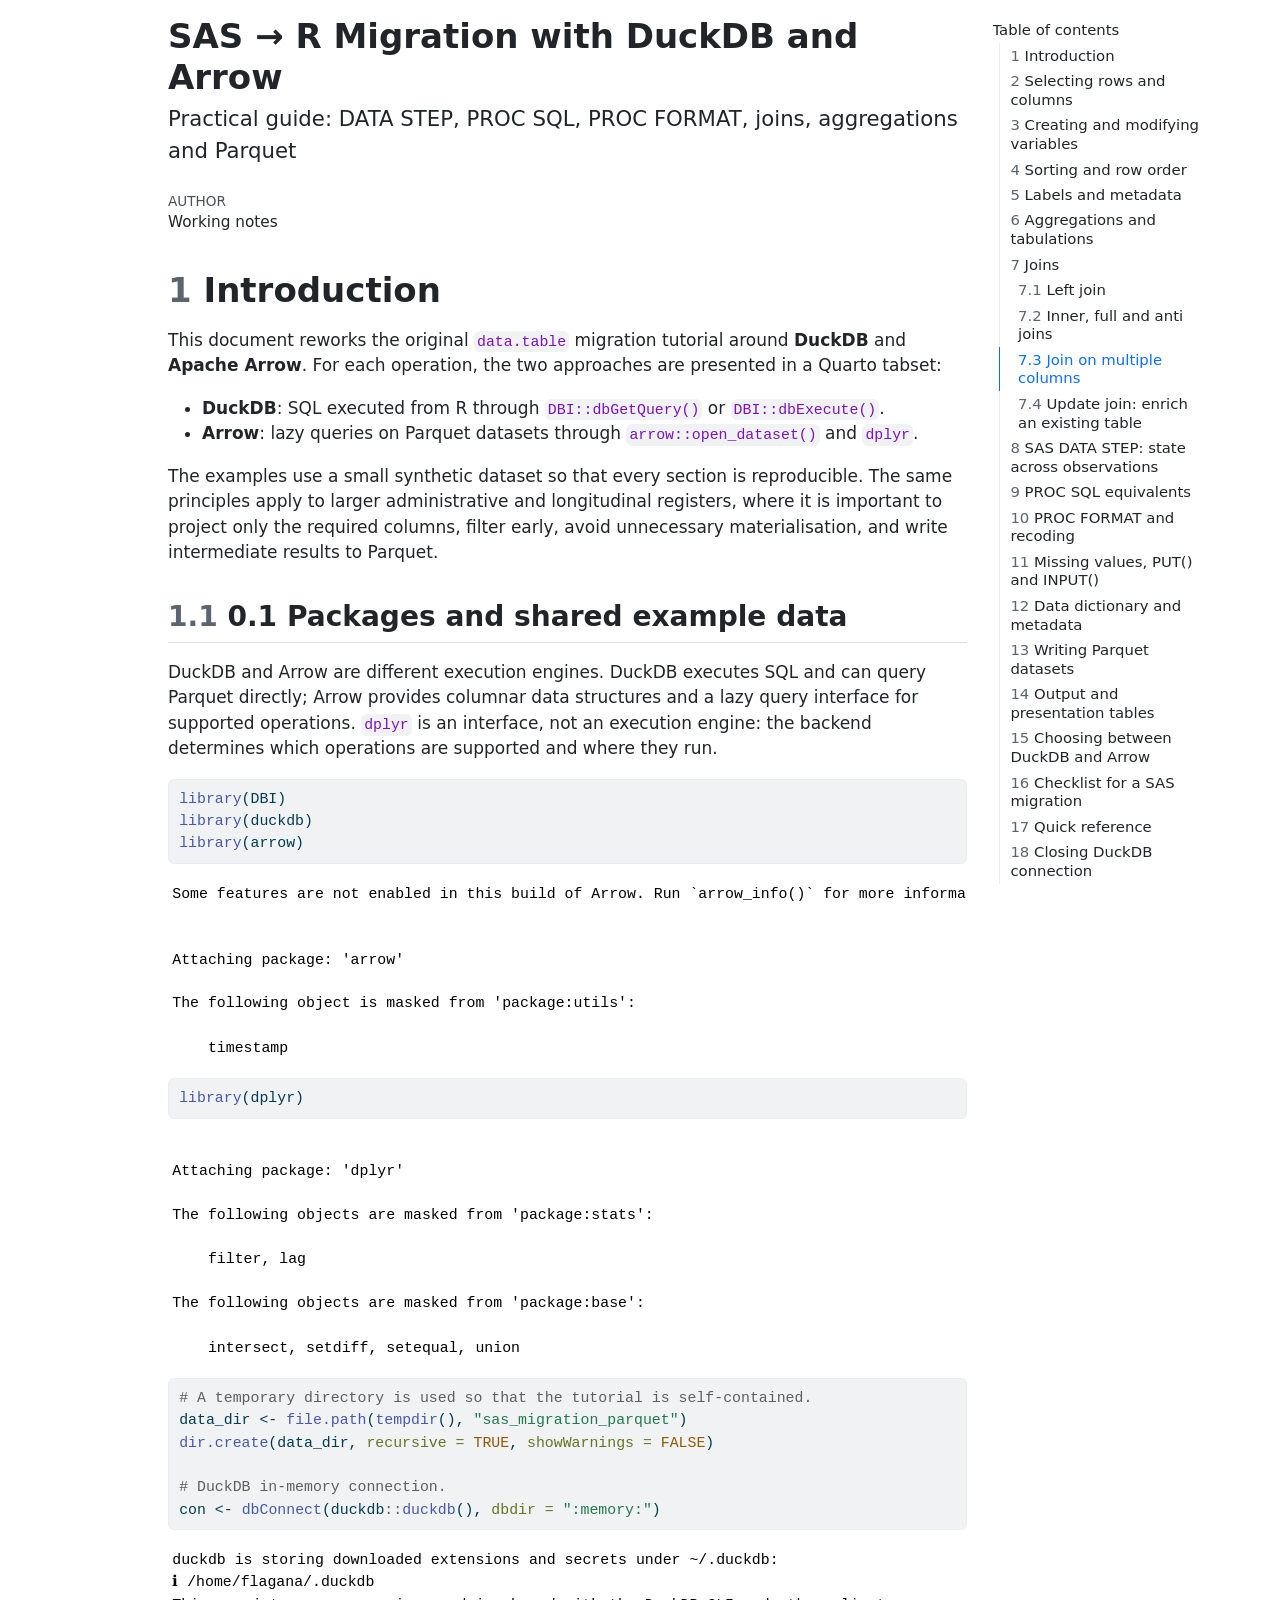
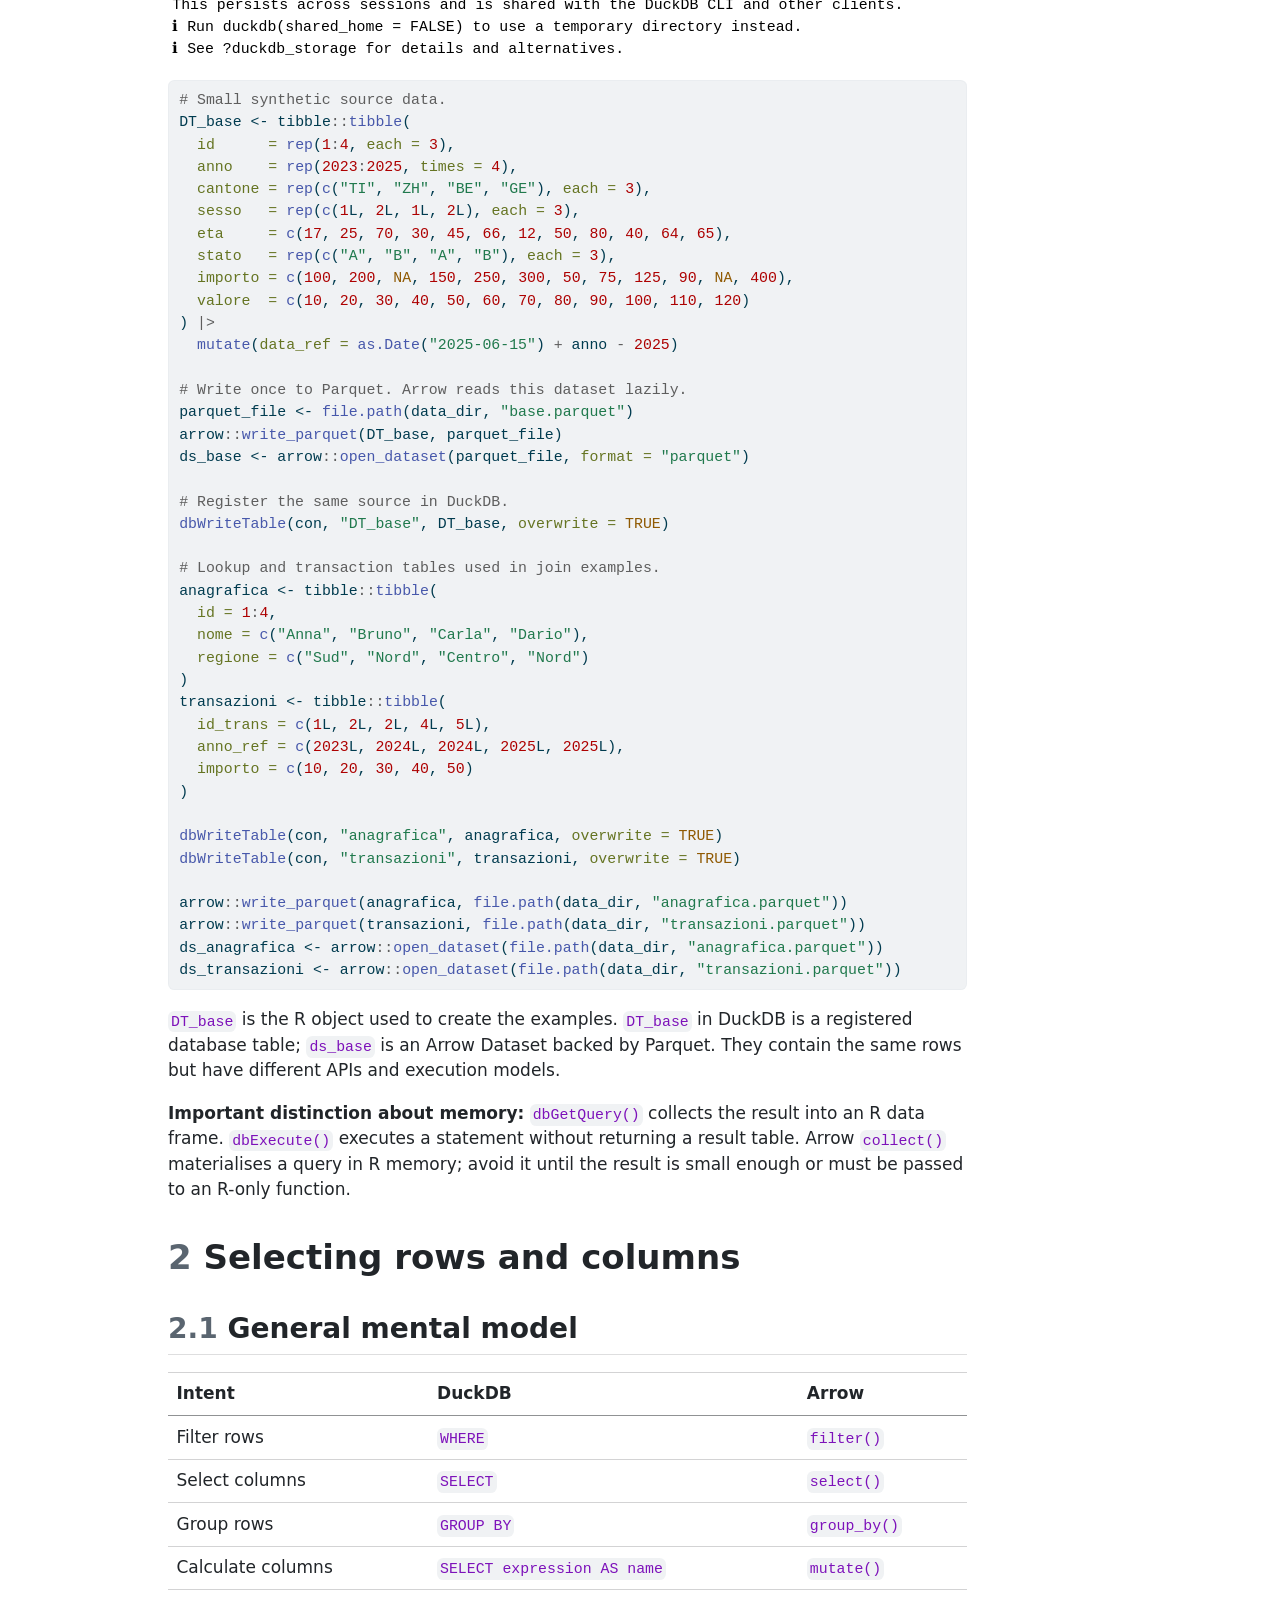
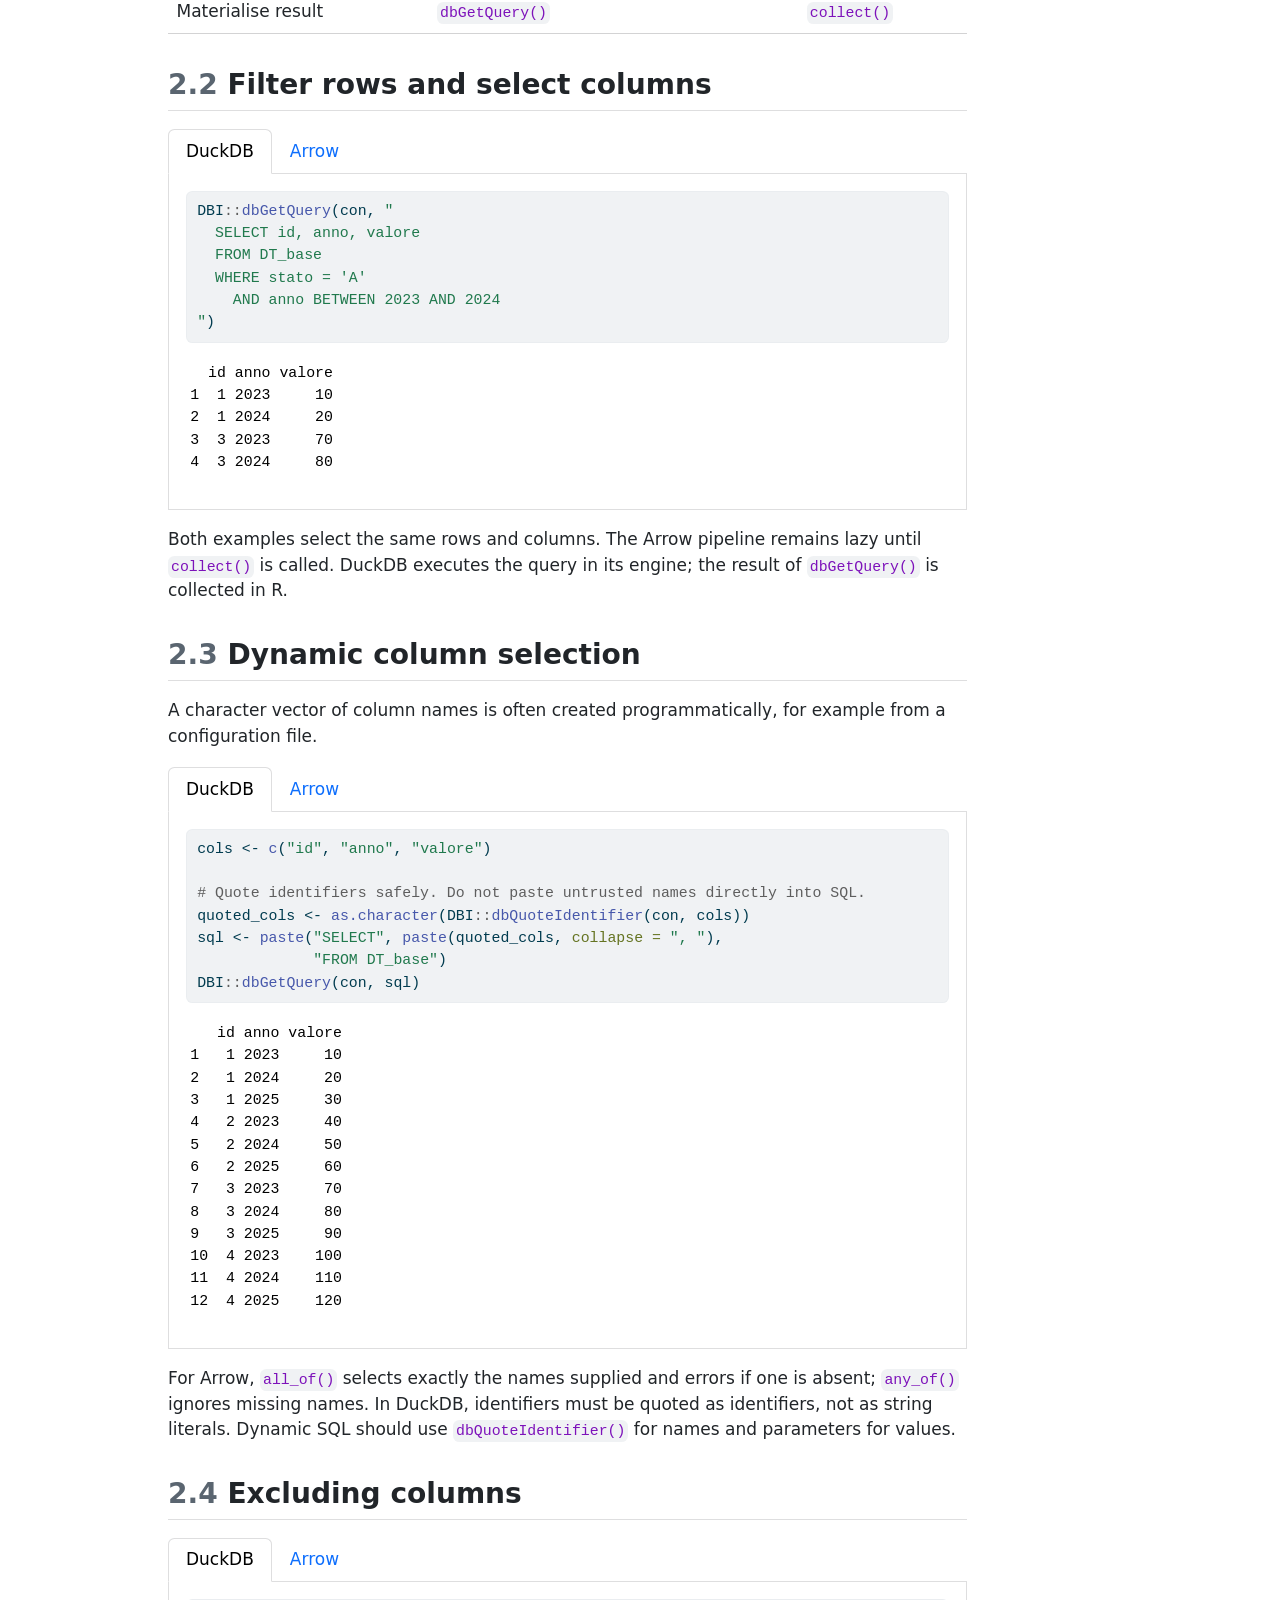
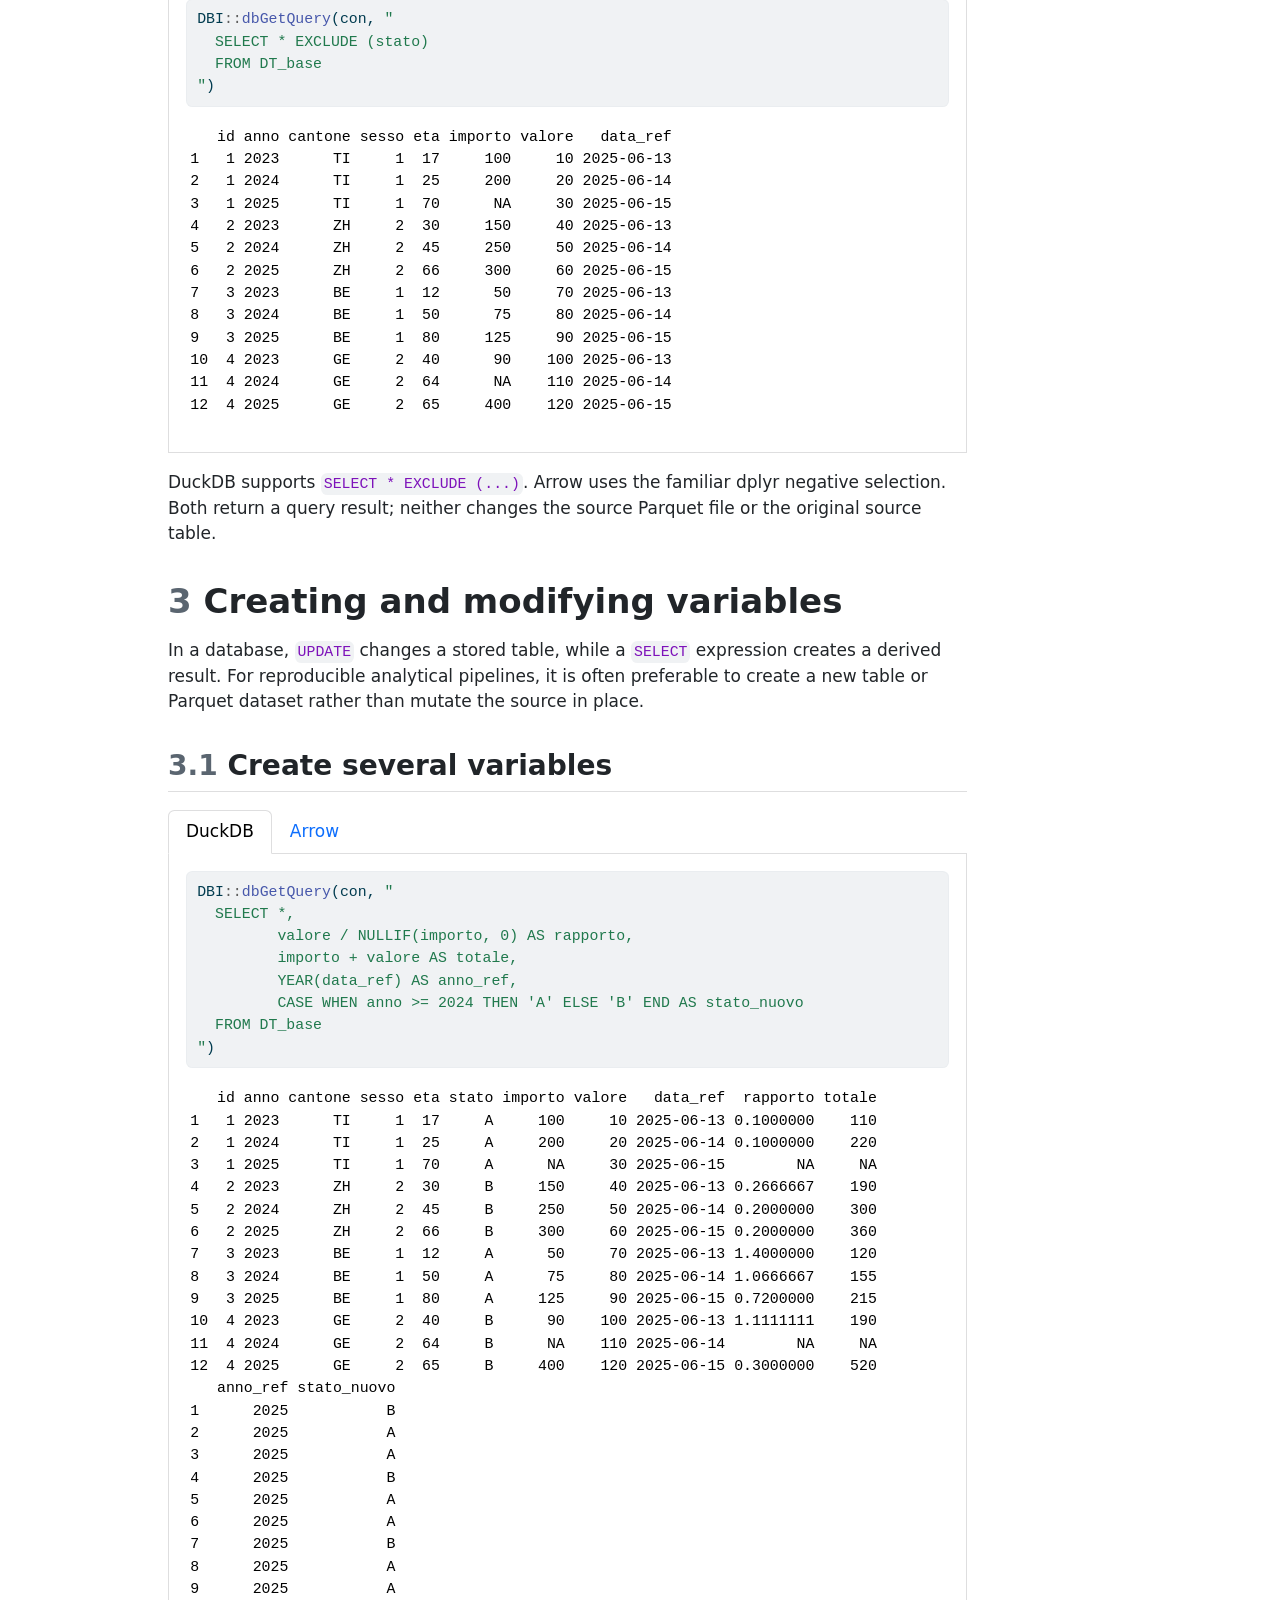
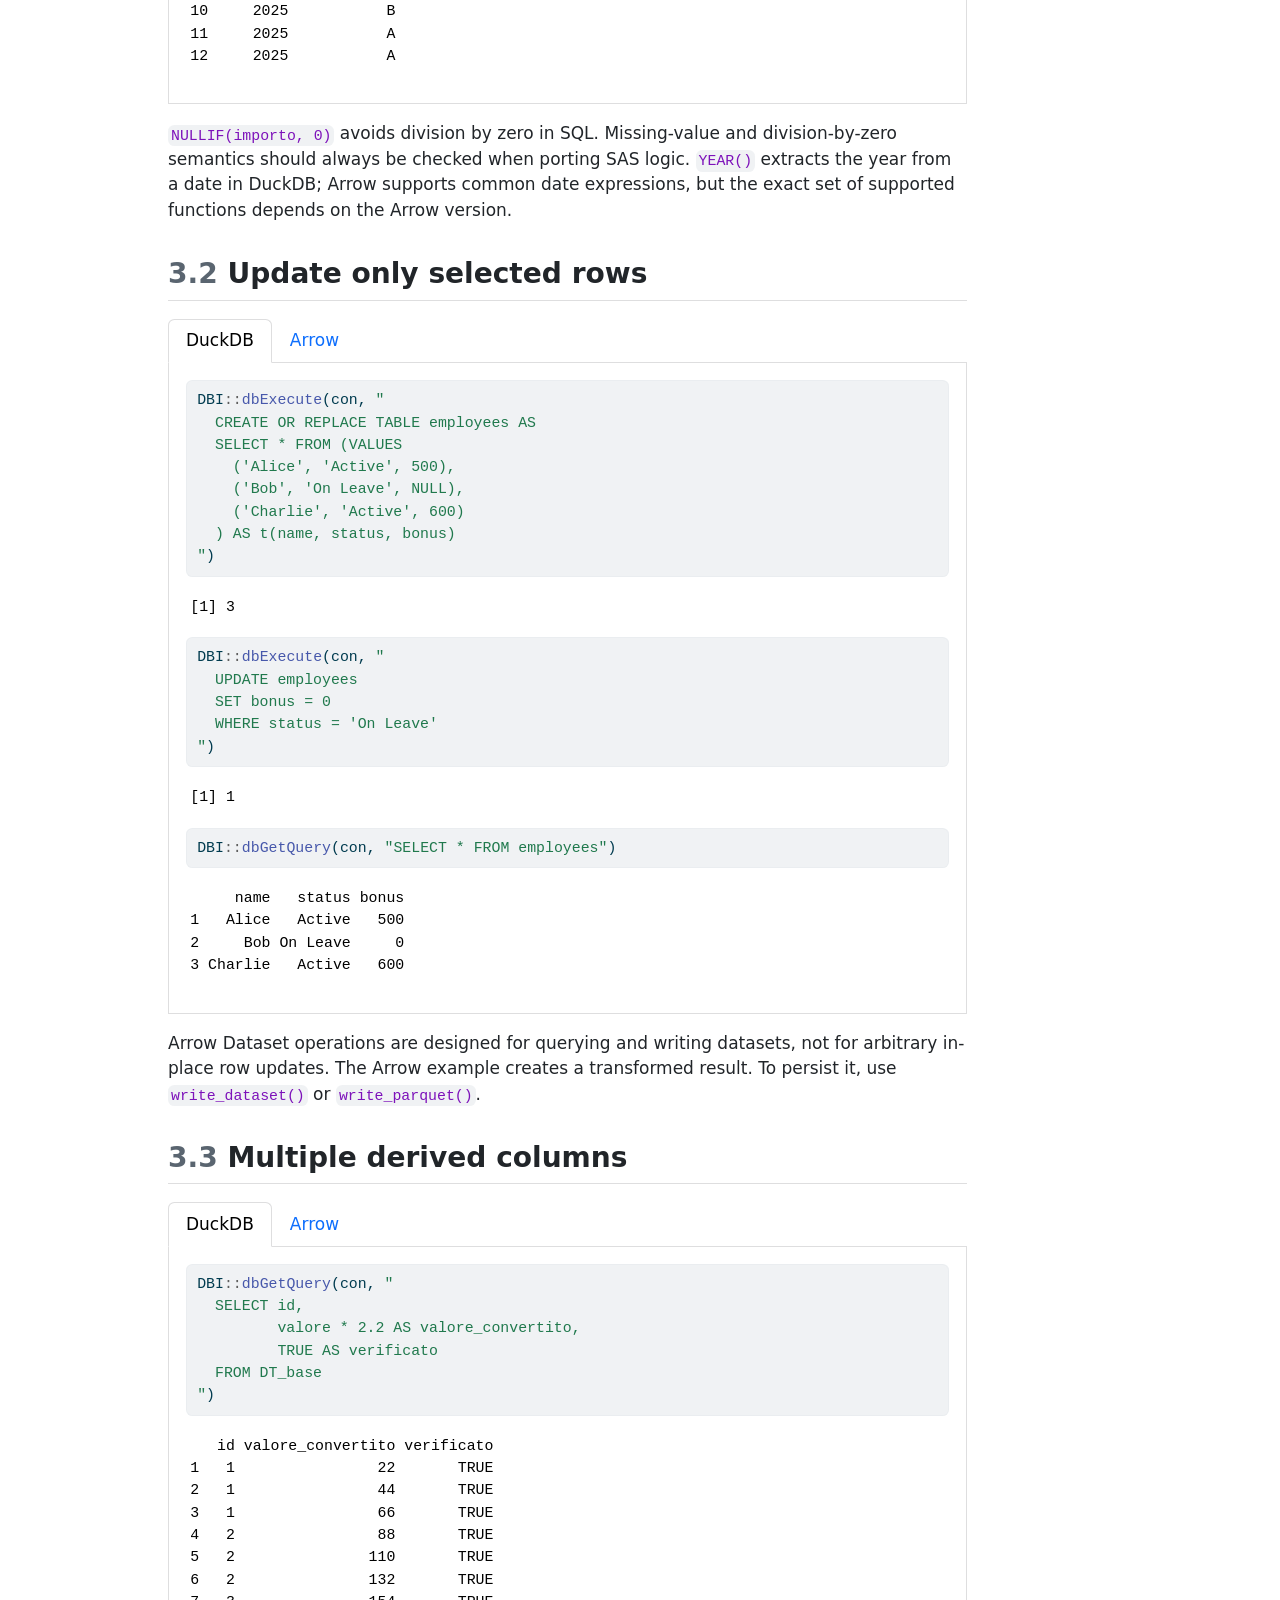
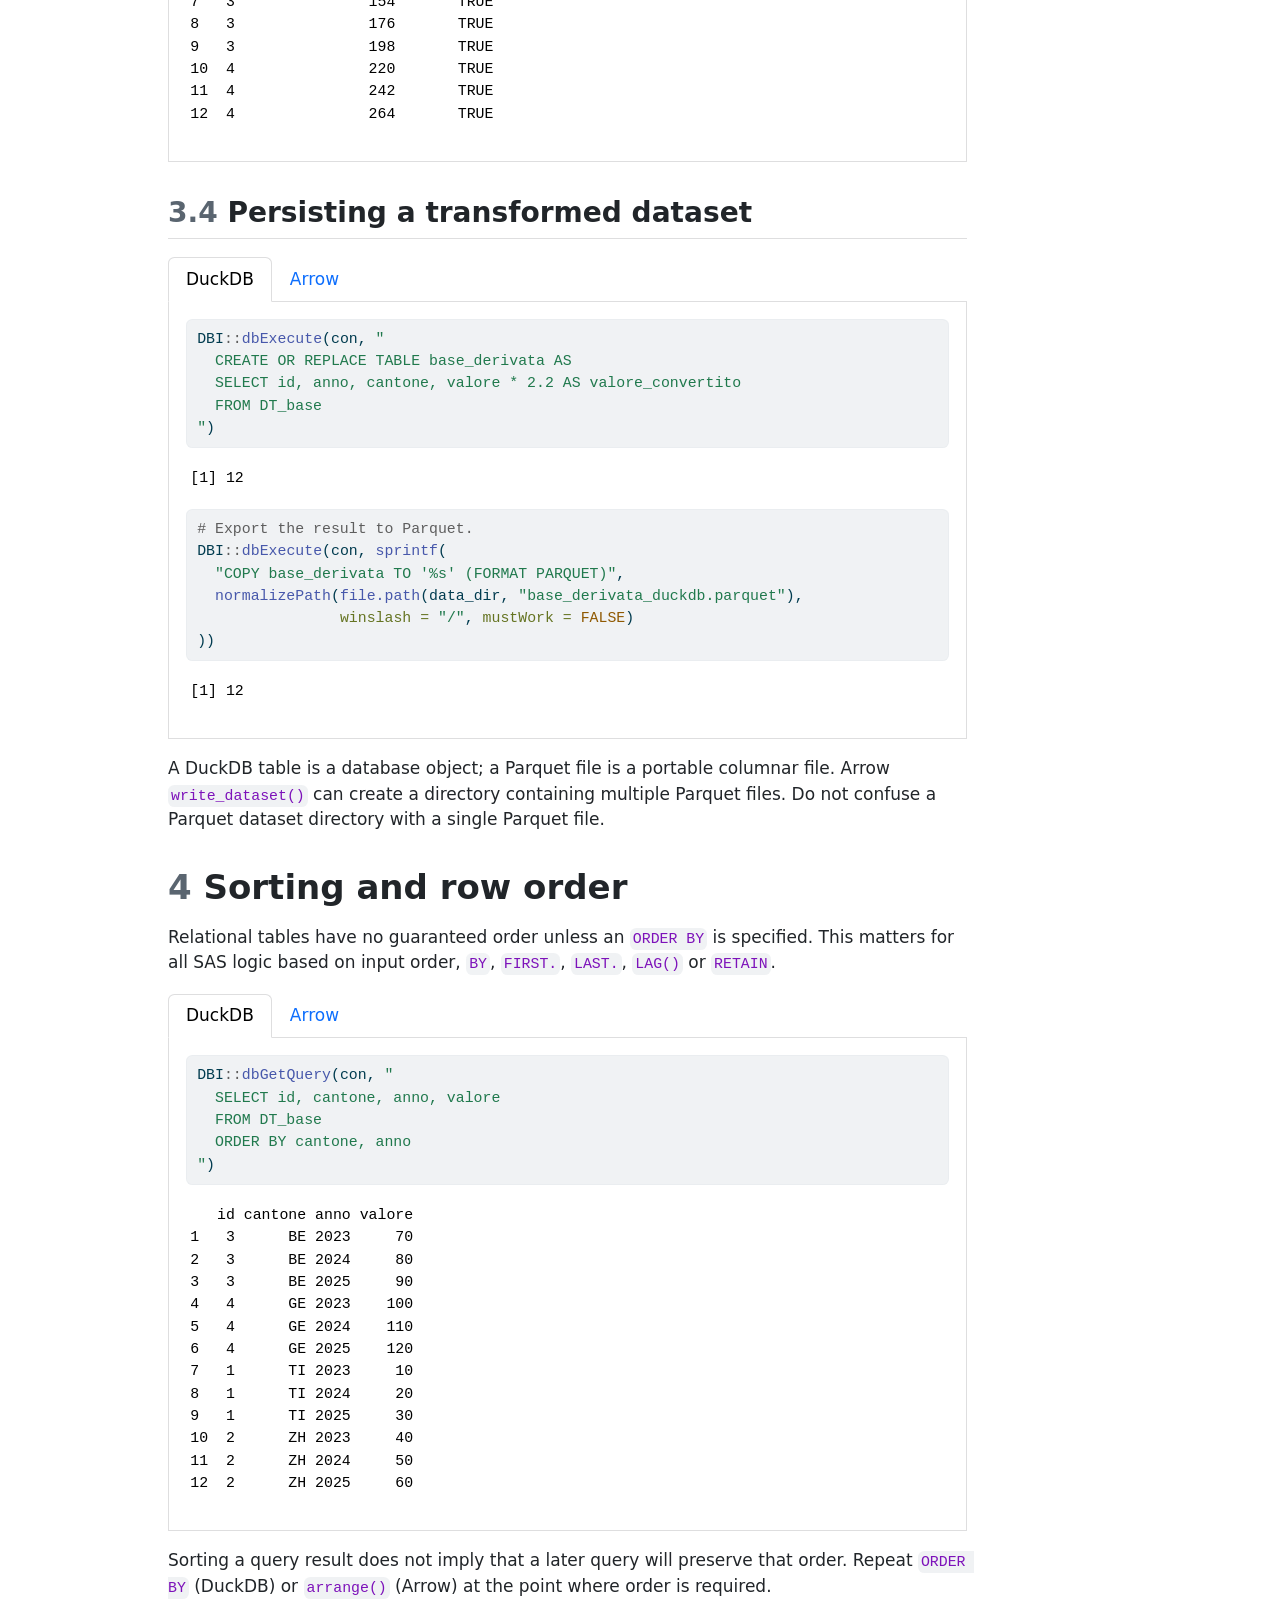
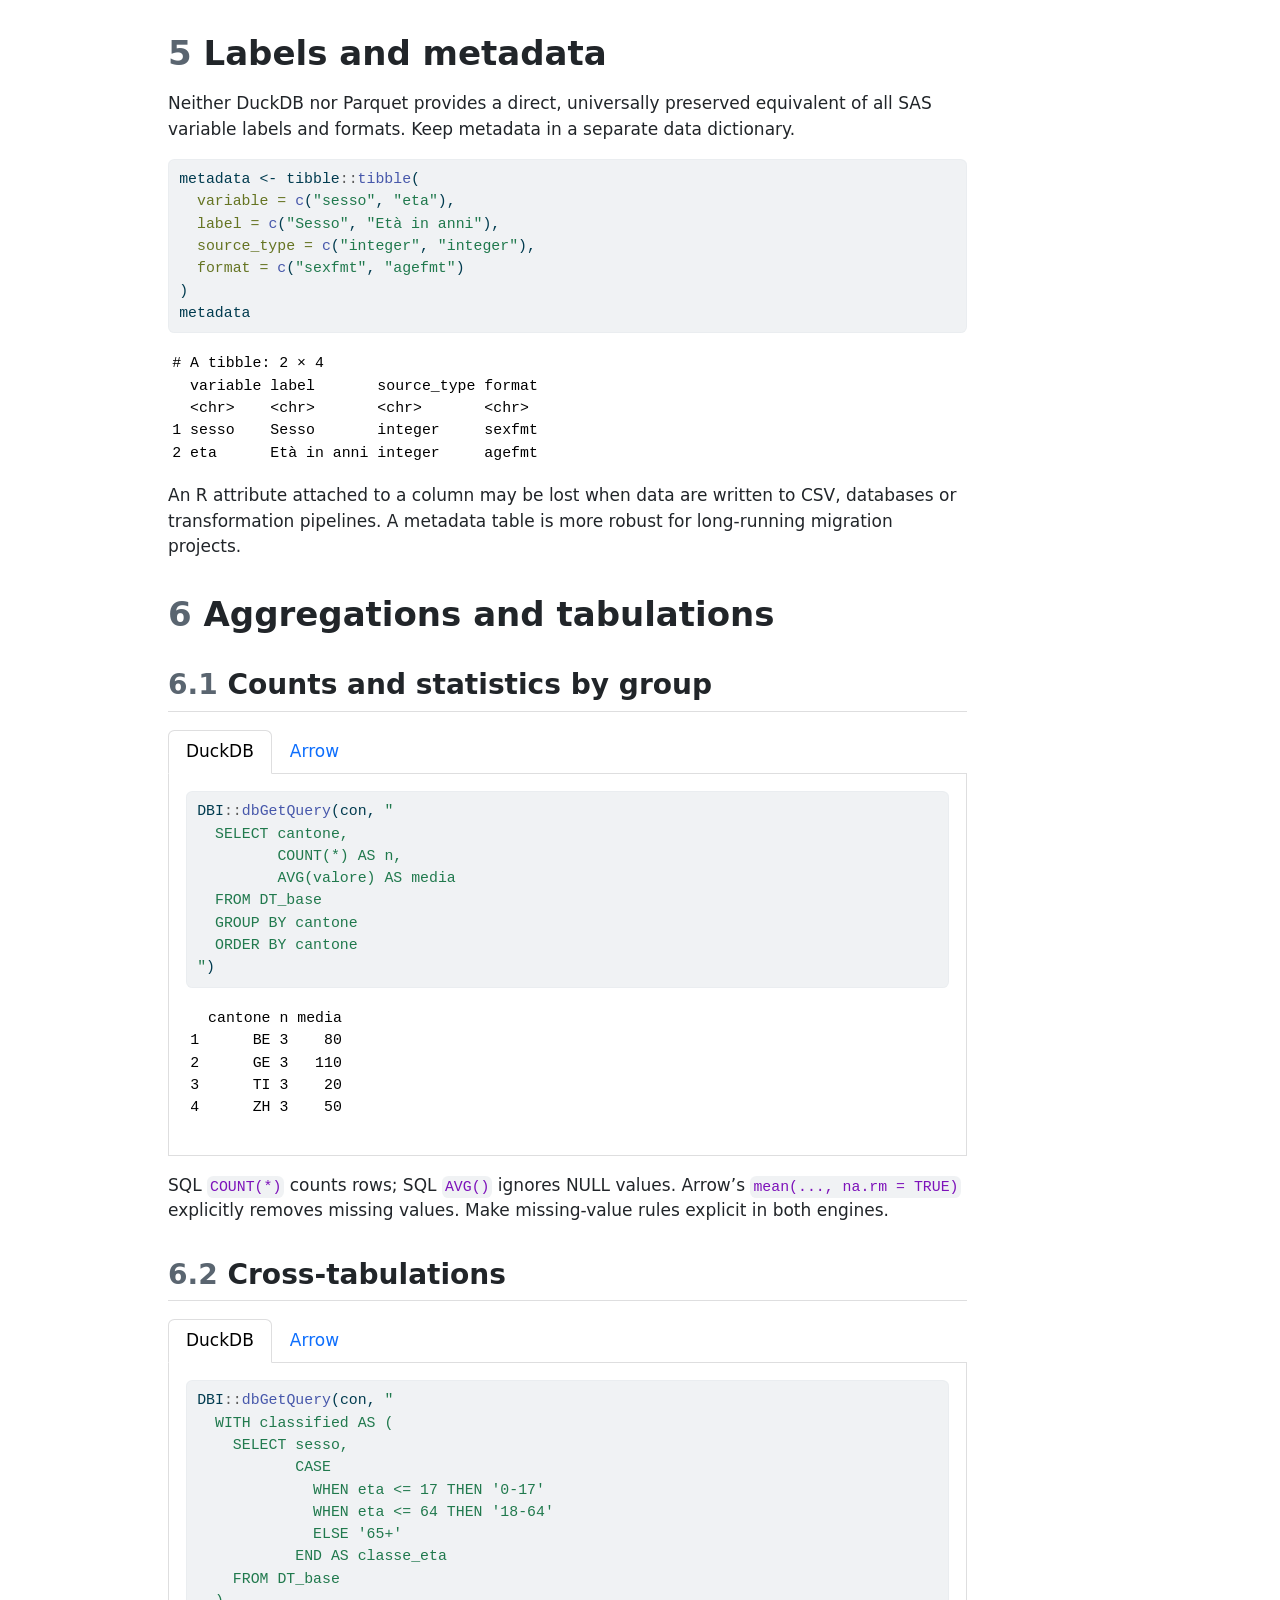
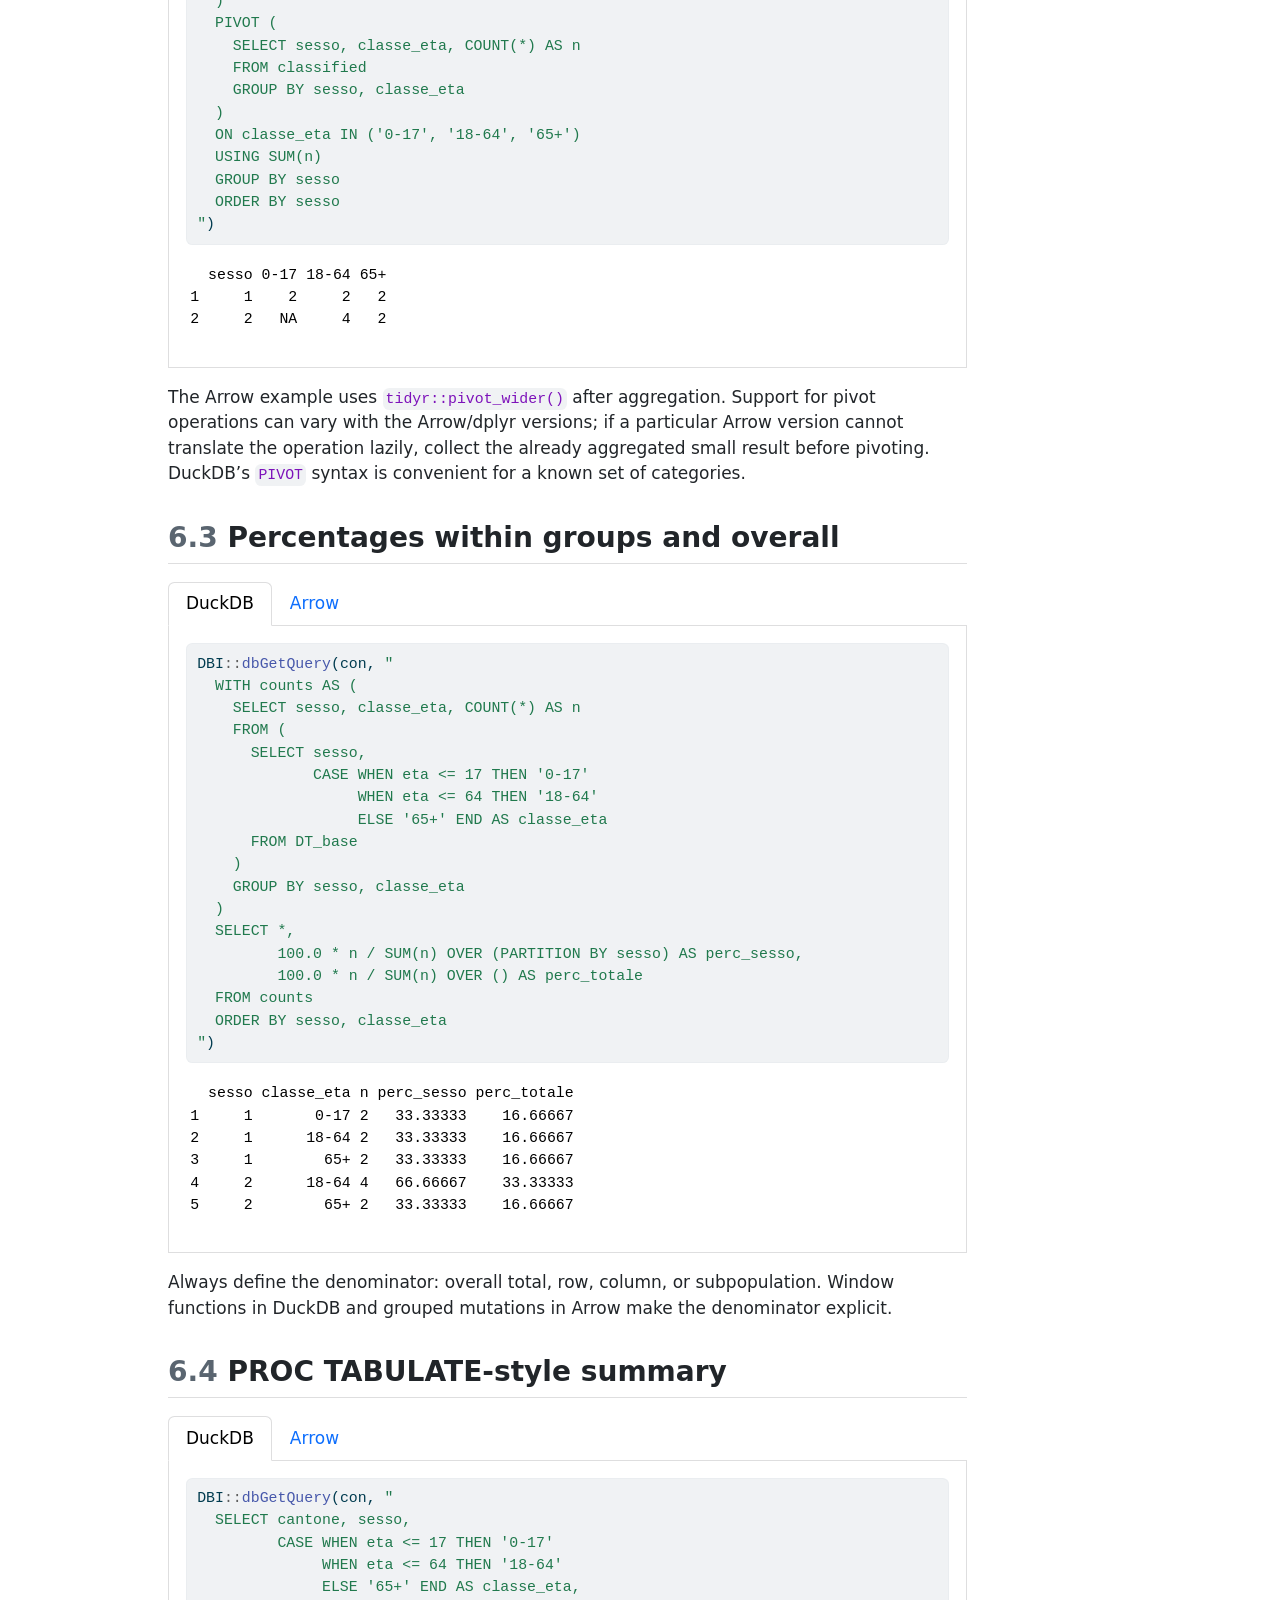
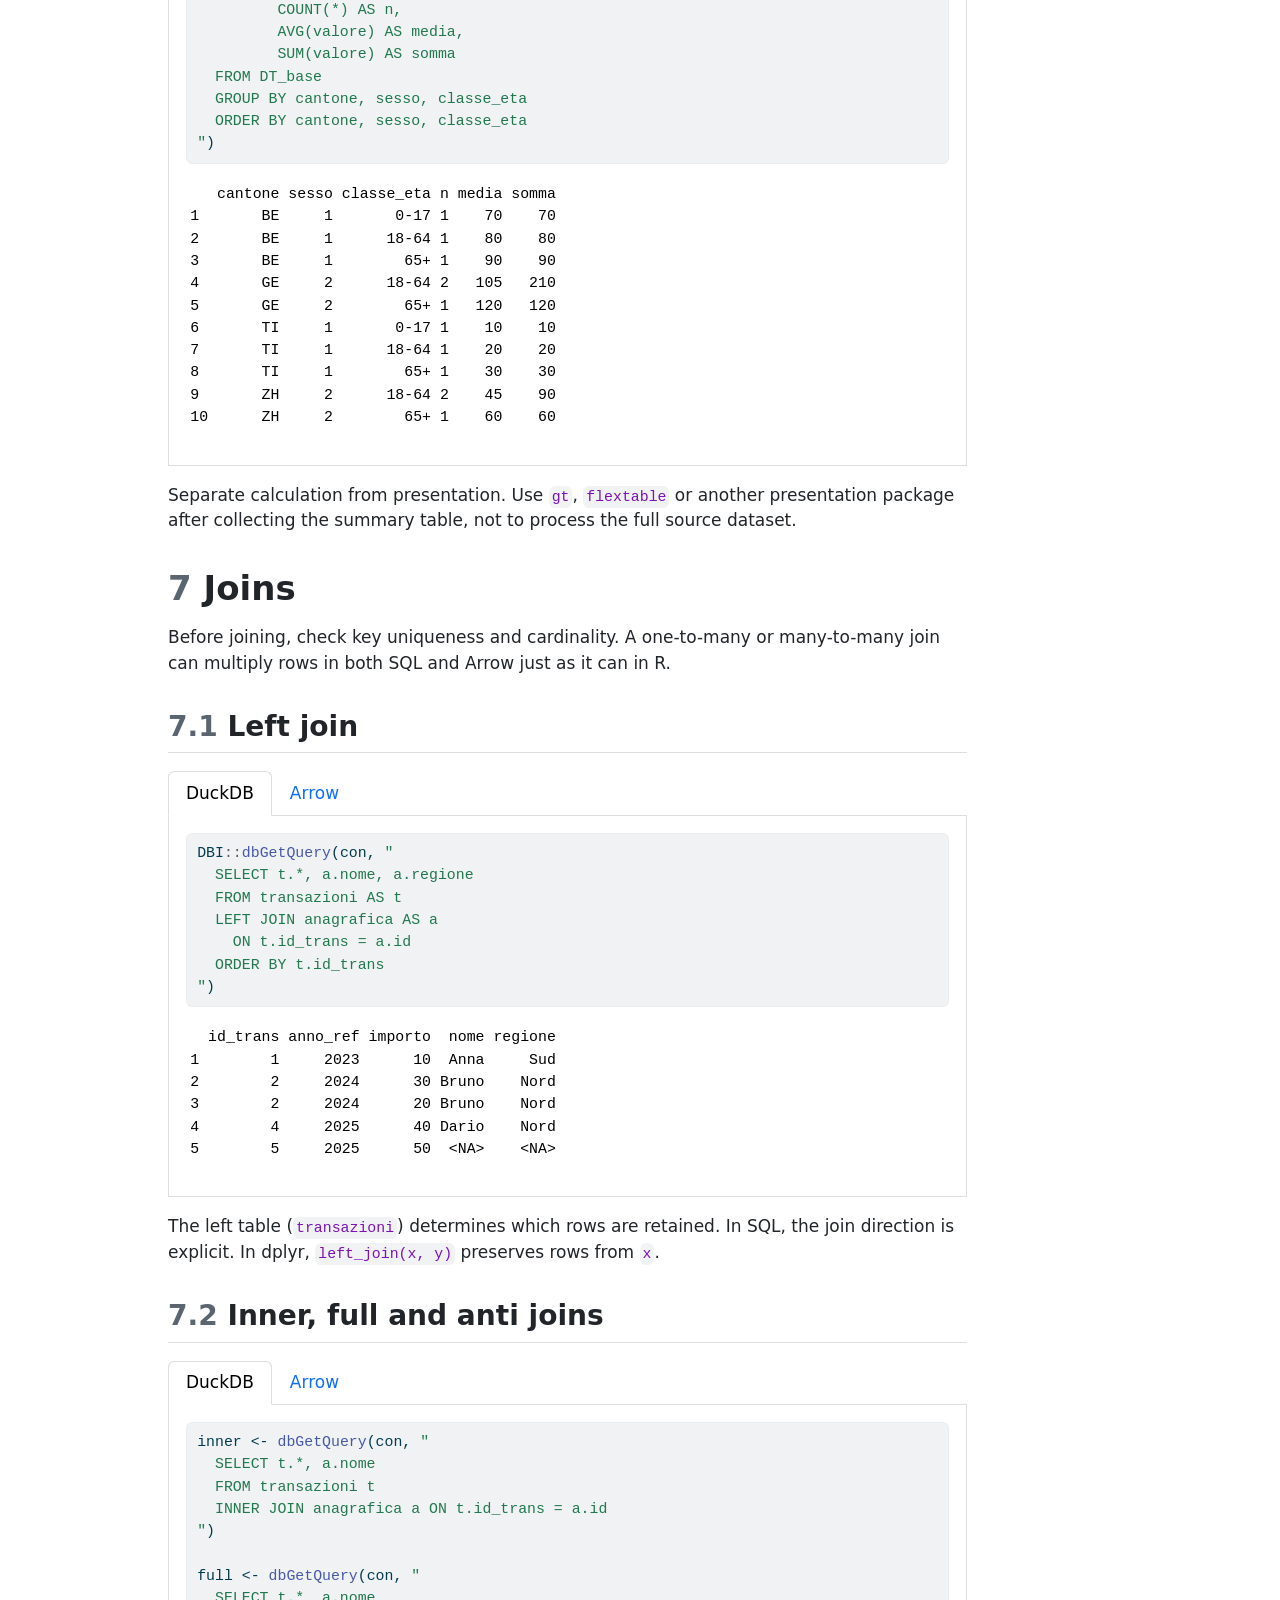
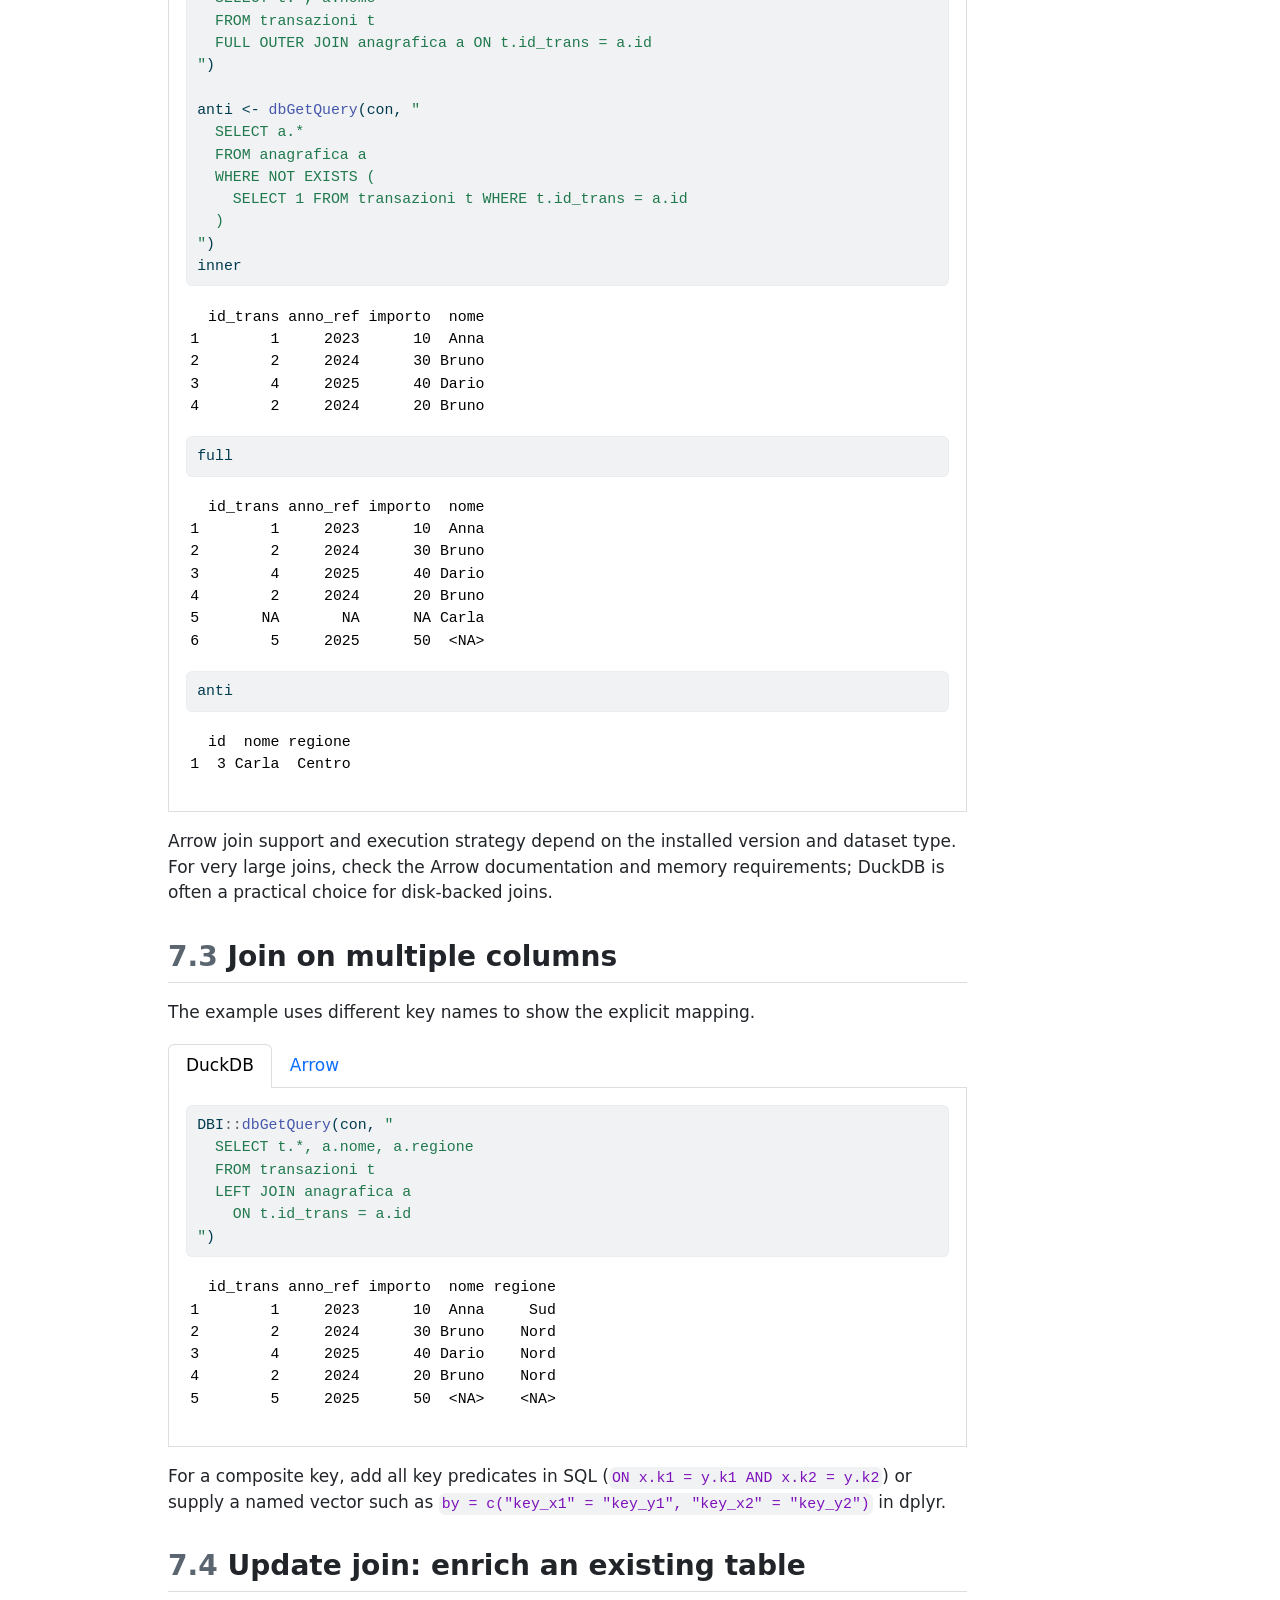
<file: docs/sas_to_duckdb_arrow_tutorial.html>
<!DOCTYPE html>
<html xmlns="http://www.w3.org/1999/xhtml" lang="en" xml:lang="en"><head>

<meta charset="utf-8">
<meta name="generator" content="quarto-1.10.20">

<meta name="viewport" content="width=device-width, initial-scale=1.0, user-scalable=yes">

<meta name="author" content="Working notes">

<title>SAS → R Migration with DuckDB and Arrow</title>
<style>
/* Default styles provided by pandoc.
** See https://pandoc.org/MANUAL.html#variables-for-html for config info.
*/
span.smallcaps{font-variant: small-caps;}
div.columns{display: flex; gap: 1.5em;}
div.column{flex: auto;}
@media screen {
div.columns{gap: min(4vw, 1.5em);}
div.column{overflow-x: auto;}
}
div.hanging-indent{margin-left: 1.5em; text-indent: -1.5em;}
ul.task-list{list-style: none;}
ul.task-list li input[type="checkbox"] {
  width: 0.8em;
  margin: 0 0.8em 0.2em -1em; /* quarto-specific, see https://github.com/quarto-dev/quarto-cli/issues/4556 */ 
  vertical-align: middle;
}
/* CSS for syntax highlighting */
html { -webkit-text-size-adjust: 100%; }
pre > code.sourceCode { white-space: pre; position: relative; }
pre > code.sourceCode > span { display: inline-block; line-height: 1.25; }
pre > code.sourceCode > span:empty { height: 1.2em; }
.sourceCode { overflow: visible; }
code.sourceCode > span { color: inherit; text-decoration: inherit; }
div.sourceCode { margin: 1em 0; }
pre.sourceCode { margin: 0; }
@media screen {
div.sourceCode { overflow: auto; }
}
@media print {
pre > code.sourceCode { white-space: pre-wrap; }
pre > code.sourceCode > span { text-indent: -5em; padding-left: 5em; }
}
pre.numberSource code
  { counter-reset: source-line 0; }
pre.numberSource code > span
  { position: relative; left: -4em; counter-increment: source-line; }
pre.numberSource code > span > a:first-child::before
  { content: counter(source-line);
    position: relative; left: -1em; text-align: right; vertical-align: baseline;
    border: none; display: inline-block;
    -webkit-touch-callout: none; -webkit-user-select: none;
    -khtml-user-select: none; -moz-user-select: none;
    -ms-user-select: none; user-select: none;
    padding: 0 4px; width: 4em;
  }
pre.numberSource { margin-left: 3em;  padding-left: 4px; }
div.sourceCode
  {   }
@media screen {
pre > code.sourceCode > span > a:first-child::before { text-decoration: underline; }
}
</style>


<script src="sas_to_duckdb_arrow_tutorial_files/libs/clipboard/clipboard.min.js"></script>
<script src="sas_to_duckdb_arrow_tutorial_files/libs/quarto-html/quarto.js" type="module"></script>
<script src="sas_to_duckdb_arrow_tutorial_files/libs/quarto-html/tabsets/tabsets.js" type="module"></script>
<script src="sas_to_duckdb_arrow_tutorial_files/libs/quarto-html/popper.min.js"></script>
<script src="sas_to_duckdb_arrow_tutorial_files/libs/quarto-html/tippy.umd.min.js"></script>
<script src="sas_to_duckdb_arrow_tutorial_files/libs/quarto-html/anchor.min.js"></script>
<link href="sas_to_duckdb_arrow_tutorial_files/libs/quarto-html/tippy.css" rel="stylesheet">
<link href="sas_to_duckdb_arrow_tutorial_files/libs/quarto-html/quarto-syntax-highlighting-17888a1159294d3eb470f19f6f52f5a5.css" rel="stylesheet" id="quarto-text-highlighting-styles">
<script src="sas_to_duckdb_arrow_tutorial_files/libs/bootstrap/bootstrap.min.js"></script>
<link href="sas_to_duckdb_arrow_tutorial_files/libs/bootstrap/bootstrap-icons.css" rel="stylesheet">
<link href="sas_to_duckdb_arrow_tutorial_files/libs/bootstrap/bootstrap-56b41ada49dd8e353d0bdbb7b5195f53.min.css" rel="stylesheet" append-hash="true" id="quarto-bootstrap" data-mode="light">


</head>

<body class="quarto-light">

<div id="quarto-content" class="page-columns page-rows-contents page-layout-article">
<div id="quarto-margin-sidebar" class="sidebar margin-sidebar">
  <nav id="TOC" role="doc-toc" class="toc-active">
    <h2 id="toc-title">Table of contents</h2>
   
  <ul>
  <li><a href="#introduction" id="toc-introduction" class="nav-link active" data-scroll-target="#introduction"><span class="header-section-number">1</span> Introduction</a>
  <ul class="collapse">
  <li><a href="#packages-and-shared-example-data" id="toc-packages-and-shared-example-data" class="nav-link" data-scroll-target="#packages-and-shared-example-data"><span class="header-section-number">1.1</span> 0.1 Packages and shared example data</a></li>
  </ul></li>
  <li><a href="#selecting-rows-and-columns" id="toc-selecting-rows-and-columns" class="nav-link" data-scroll-target="#selecting-rows-and-columns"><span class="header-section-number">2</span> Selecting rows and columns</a>
  <ul class="collapse">
  <li><a href="#general-mental-model" id="toc-general-mental-model" class="nav-link" data-scroll-target="#general-mental-model"><span class="header-section-number">2.1</span> General mental model</a></li>
  <li><a href="#filter-rows-and-select-columns" id="toc-filter-rows-and-select-columns" class="nav-link" data-scroll-target="#filter-rows-and-select-columns"><span class="header-section-number">2.2</span> Filter rows and select columns</a></li>
  <li><a href="#dynamic-column-selection" id="toc-dynamic-column-selection" class="nav-link" data-scroll-target="#dynamic-column-selection"><span class="header-section-number">2.3</span> Dynamic column selection</a></li>
  <li><a href="#excluding-columns" id="toc-excluding-columns" class="nav-link" data-scroll-target="#excluding-columns"><span class="header-section-number">2.4</span> Excluding columns</a></li>
  </ul></li>
  <li><a href="#creating-and-modifying-variables" id="toc-creating-and-modifying-variables" class="nav-link" data-scroll-target="#creating-and-modifying-variables"><span class="header-section-number">3</span> Creating and modifying variables</a>
  <ul class="collapse">
  <li><a href="#create-several-variables" id="toc-create-several-variables" class="nav-link" data-scroll-target="#create-several-variables"><span class="header-section-number">3.1</span> Create several variables</a></li>
  <li><a href="#update-only-selected-rows" id="toc-update-only-selected-rows" class="nav-link" data-scroll-target="#update-only-selected-rows"><span class="header-section-number">3.2</span> Update only selected rows</a></li>
  <li><a href="#multiple-derived-columns" id="toc-multiple-derived-columns" class="nav-link" data-scroll-target="#multiple-derived-columns"><span class="header-section-number">3.3</span> Multiple derived columns</a></li>
  <li><a href="#persisting-a-transformed-dataset" id="toc-persisting-a-transformed-dataset" class="nav-link" data-scroll-target="#persisting-a-transformed-dataset"><span class="header-section-number">3.4</span> Persisting a transformed dataset</a></li>
  </ul></li>
  <li><a href="#sorting-and-row-order" id="toc-sorting-and-row-order" class="nav-link" data-scroll-target="#sorting-and-row-order"><span class="header-section-number">4</span> Sorting and row order</a></li>
  <li><a href="#labels-and-metadata" id="toc-labels-and-metadata" class="nav-link" data-scroll-target="#labels-and-metadata"><span class="header-section-number">5</span> Labels and metadata</a></li>
  <li><a href="#aggregations-and-tabulations" id="toc-aggregations-and-tabulations" class="nav-link" data-scroll-target="#aggregations-and-tabulations"><span class="header-section-number">6</span> Aggregations and tabulations</a>
  <ul class="collapse">
  <li><a href="#counts-and-statistics-by-group" id="toc-counts-and-statistics-by-group" class="nav-link" data-scroll-target="#counts-and-statistics-by-group"><span class="header-section-number">6.1</span> Counts and statistics by group</a></li>
  <li><a href="#cross-tabulations" id="toc-cross-tabulations" class="nav-link" data-scroll-target="#cross-tabulations"><span class="header-section-number">6.2</span> Cross-tabulations</a></li>
  <li><a href="#percentages-within-groups-and-overall" id="toc-percentages-within-groups-and-overall" class="nav-link" data-scroll-target="#percentages-within-groups-and-overall"><span class="header-section-number">6.3</span> Percentages within groups and overall</a></li>
  <li><a href="#proc-tabulate-style-summary" id="toc-proc-tabulate-style-summary" class="nav-link" data-scroll-target="#proc-tabulate-style-summary"><span class="header-section-number">6.4</span> PROC TABULATE-style summary</a></li>
  </ul></li>
  <li><a href="#joins" id="toc-joins" class="nav-link" data-scroll-target="#joins"><span class="header-section-number">7</span> Joins</a>
  <ul class="collapse">
  <li><a href="#left-join" id="toc-left-join" class="nav-link" data-scroll-target="#left-join"><span class="header-section-number">7.1</span> Left join</a></li>
  <li><a href="#inner-full-and-anti-joins" id="toc-inner-full-and-anti-joins" class="nav-link" data-scroll-target="#inner-full-and-anti-joins"><span class="header-section-number">7.2</span> Inner, full and anti joins</a></li>
  <li><a href="#join-on-multiple-columns" id="toc-join-on-multiple-columns" class="nav-link" data-scroll-target="#join-on-multiple-columns"><span class="header-section-number">7.3</span> Join on multiple columns</a></li>
  <li><a href="#update-join-enrich-an-existing-table" id="toc-update-join-enrich-an-existing-table" class="nav-link" data-scroll-target="#update-join-enrich-an-existing-table"><span class="header-section-number">7.4</span> Update join: enrich an existing table</a></li>
  </ul></li>
  <li><a href="#sas-data-step-state-across-observations" id="toc-sas-data-step-state-across-observations" class="nav-link" data-scroll-target="#sas-data-step-state-across-observations"><span class="header-section-number">8</span> SAS DATA STEP: state across observations</a>
  <ul class="collapse">
  <li><a href="#first-and-last-record-within-a-group" id="toc-first-and-last-record-within-a-group" class="nav-link" data-scroll-target="#first-and-last-record-within-a-group"><span class="header-section-number">8.1</span> First and last record within a group</a></li>
  <li><a href="#carry-last-non-missing-value-forward-locf" id="toc-carry-last-non-missing-value-forward-locf" class="nav-link" data-scroll-target="#carry-last-non-missing-value-forward-locf"><span class="header-section-number">8.2</span> Carry last non-missing value forward (LOCF)</a></li>
  <li><a href="#cumulative-sum-within-a-group" id="toc-cumulative-sum-within-a-group" class="nav-link" data-scroll-target="#cumulative-sum-within-a-group"><span class="header-section-number">8.3</span> 7.3 Cumulative sum within a group</a></li>
  <li><a href="#counter-within-a-group" id="toc-counter-within-a-group" class="nav-link" data-scroll-target="#counter-within-a-group"><span class="header-section-number">8.4</span> Counter within a group</a></li>
  <li><a href="#previous-value" id="toc-previous-value" class="nav-link" data-scroll-target="#previous-value"><span class="header-section-number">8.5</span> Previous value</a></li>
  <li><a href="#complex-conditional-state" id="toc-complex-conditional-state" class="nav-link" data-scroll-target="#complex-conditional-state"><span class="header-section-number">8.6</span> Complex conditional state</a></li>
  </ul></li>
  <li><a href="#proc-sql-equivalents" id="toc-proc-sql-equivalents" class="nav-link" data-scroll-target="#proc-sql-equivalents"><span class="header-section-number">9</span> PROC SQL equivalents</a>
  <ul class="collapse">
  <li><a href="#select-where-and-order-by" id="toc-select-where-and-order-by" class="nav-link" data-scroll-target="#select-where-and-order-by"><span class="header-section-number">9.1</span> SELECT, WHERE and ORDER BY</a></li>
  <li><a href="#group-by-and-having" id="toc-group-by-and-having" class="nav-link" data-scroll-target="#group-by-and-having"><span class="header-section-number">9.2</span> GROUP BY and HAVING</a></li>
  <li><a href="#case-when" id="toc-case-when" class="nav-link" data-scroll-target="#case-when"><span class="header-section-number">9.3</span> CASE WHEN</a></li>
  <li><a href="#union-and-union-all" id="toc-union-and-union-all" class="nav-link" data-scroll-target="#union-and-union-all"><span class="header-section-number">9.4</span> UNION and UNION ALL</a></li>
  </ul></li>
  <li><a href="#proc-format-and-recoding" id="toc-proc-format-and-recoding" class="nav-link" data-scroll-target="#proc-format-and-recoding"><span class="header-section-number">10</span> PROC FORMAT and recoding</a>
  <ul class="collapse">
  <li><a href="#discrete-format" id="toc-discrete-format" class="nav-link" data-scroll-target="#discrete-format"><span class="header-section-number">10.1</span> Discrete format</a></li>
  <li><a href="#numeric-range-formats" id="toc-numeric-range-formats" class="nav-link" data-scroll-target="#numeric-range-formats"><span class="header-section-number">10.2</span> 9.2 Numeric range formats</a></li>
  <li><a href="#complex-formats-lookup-table" id="toc-complex-formats-lookup-table" class="nav-link" data-scroll-target="#complex-formats-lookup-table"><span class="header-section-number">10.3</span> 9.3 Complex formats: lookup table</a></li>
  </ul></li>
  <li><a href="#missing-values-put-and-input" id="toc-missing-values-put-and-input" class="nav-link" data-scroll-target="#missing-values-put-and-input"><span class="header-section-number">11</span> Missing values, PUT() and INPUT()</a></li>
  <li><a href="#data-dictionary-and-metadata" id="toc-data-dictionary-and-metadata" class="nav-link" data-scroll-target="#data-dictionary-and-metadata"><span class="header-section-number">12</span> Data dictionary and metadata</a></li>
  <li><a href="#writing-parquet-datasets" id="toc-writing-parquet-datasets" class="nav-link" data-scroll-target="#writing-parquet-datasets"><span class="header-section-number">13</span> Writing Parquet datasets</a>
  <ul class="collapse">
  <li><a href="#write-one-parquet-file" id="toc-write-one-parquet-file" class="nav-link" data-scroll-target="#write-one-parquet-file"><span class="header-section-number">13.1</span> Write one Parquet file</a></li>
  <li><a href="#write-a-partitioned-parquet-dataset" id="toc-write-a-partitioned-parquet-dataset" class="nav-link" data-scroll-target="#write-a-partitioned-parquet-dataset"><span class="header-section-number">13.2</span> Write a partitioned Parquet dataset</a></li>
  <li><a href="#read-a-parquet-file-or-partitioned-dataset" id="toc-read-a-parquet-file-or-partitioned-dataset" class="nav-link" data-scroll-target="#read-a-parquet-file-or-partitioned-dataset"><span class="header-section-number">13.3</span> Read a Parquet file or partitioned dataset</a></li>
  </ul></li>
  <li><a href="#output-and-presentation-tables" id="toc-output-and-presentation-tables" class="nav-link" data-scroll-target="#output-and-presentation-tables"><span class="header-section-number">14</span> Output and presentation tables</a></li>
  <li><a href="#choosing-between-duckdb-and-arrow" id="toc-choosing-between-duckdb-and-arrow" class="nav-link" data-scroll-target="#choosing-between-duckdb-and-arrow"><span class="header-section-number">15</span> Choosing between DuckDB and Arrow</a></li>
  <li><a href="#checklist-for-a-sas-migration" id="toc-checklist-for-a-sas-migration" class="nav-link" data-scroll-target="#checklist-for-a-sas-migration"><span class="header-section-number">16</span> Checklist for a SAS migration</a></li>
  <li><a href="#quick-reference" id="toc-quick-reference" class="nav-link" data-scroll-target="#quick-reference"><span class="header-section-number">17</span> Quick reference</a></li>
  <li><a href="#closing-duckdb-connection" id="toc-closing-duckdb-connection" class="nav-link" data-scroll-target="#closing-duckdb-connection"><span class="header-section-number">18</span> Closing DuckDB connection</a></li>
  </ul>
<div class="quarto-alternate-formats"><h2>Other Formats</h2><ul><li><a href="sas_to_duckdb_arrow_tutorial.docx"><i class="bi bi-file-word"></i>MS Word</a></li></ul></div></nav>
</div>
<main class="content" id="quarto-document-content">

<header id="title-block-header" class="quarto-title-block default">
<div class="quarto-title">
<h1 class="title">SAS → R Migration with DuckDB and Arrow</h1>
<p class="subtitle lead">Practical guide: DATA STEP, PROC SQL, PROC FORMAT, joins, aggregations and Parquet</p>
</div>



<div class="quarto-title-meta">

    <div>
    <div class="quarto-title-meta-heading">Author</div>
    <div class="quarto-title-meta-contents">
             <p>Working notes </p>
          </div>
  </div>
    
  
    
  </div>
  


</header>


<section id="introduction" class="level1" data-number="1">
<h1 data-number="1"><span class="header-section-number">1</span> Introduction</h1>
<p>This document reworks the original <code>data.table</code> migration tutorial around <strong>DuckDB</strong> and <strong>Apache Arrow</strong>. For each operation, the two approaches are presented in a Quarto tabset:</p>
<ul>
<li><strong>DuckDB</strong>: SQL executed from R through <code>DBI::dbGetQuery()</code> or <code>DBI::dbExecute()</code>.</li>
<li><strong>Arrow</strong>: lazy queries on Parquet datasets through <code>arrow::open_dataset()</code> and <code>dplyr</code>.</li>
</ul>
<p>The examples use a small synthetic dataset so that every section is reproducible. The same principles apply to larger administrative and longitudinal registers, where it is important to project only the required columns, filter early, avoid unnecessary materialisation, and write intermediate results to Parquet.</p>
<section id="packages-and-shared-example-data" class="level2" data-number="1.1">
<h2 data-number="1.1" class="anchored" data-anchor-id="packages-and-shared-example-data"><span class="header-section-number">1.1</span> 0.1 Packages and shared example data</h2>
<p>DuckDB and Arrow are different execution engines. DuckDB executes SQL and can query Parquet directly; Arrow provides columnar data structures and a lazy query interface for supported operations. <code>dplyr</code> is an interface, not an execution engine: the backend determines which operations are supported and where they run.</p>
<div class="cell">
<div class="code-copy-outer-scaffold"><div class="sourceCode cell-code" id="cb1"><pre class="sourceCode r code-with-copy"><code class="sourceCode r"><span id="cb1-1"><a href="#cb1-1" aria-hidden="true" tabindex="-1"></a><span class="fu">library</span>(DBI)</span>
<span id="cb1-2"><a href="#cb1-2" aria-hidden="true" tabindex="-1"></a><span class="fu">library</span>(duckdb)</span>
<span id="cb1-3"><a href="#cb1-3" aria-hidden="true" tabindex="-1"></a><span class="fu">library</span>(arrow)</span></code></pre></div><button title="Copy to Clipboard" class="code-copy-button"><i class="bi"></i></button></div>
<div class="cell-output cell-output-stderr">
<pre><code>Some features are not enabled in this build of Arrow. Run `arrow_info()` for more information.</code></pre>
</div>
<div class="cell-output cell-output-stderr">
<pre><code>
Attaching package: 'arrow'</code></pre>
</div>
<div class="cell-output cell-output-stderr">
<pre><code>The following object is masked from 'package:utils':

    timestamp</code></pre>
</div>
<div class="code-copy-outer-scaffold"><div class="sourceCode cell-code" id="cb5"><pre class="sourceCode r code-with-copy"><code class="sourceCode r"><span id="cb5-1"><a href="#cb5-1" aria-hidden="true" tabindex="-1"></a><span class="fu">library</span>(dplyr)</span></code></pre></div><button title="Copy to Clipboard" class="code-copy-button"><i class="bi"></i></button></div>
<div class="cell-output cell-output-stderr">
<pre><code>
Attaching package: 'dplyr'</code></pre>
</div>
<div class="cell-output cell-output-stderr">
<pre><code>The following objects are masked from 'package:stats':

    filter, lag</code></pre>
</div>
<div class="cell-output cell-output-stderr">
<pre><code>The following objects are masked from 'package:base':

    intersect, setdiff, setequal, union</code></pre>
</div>
<div class="code-copy-outer-scaffold"><div class="sourceCode cell-code" id="cb9"><pre class="sourceCode r code-with-copy"><code class="sourceCode r"><span id="cb9-1"><a href="#cb9-1" aria-hidden="true" tabindex="-1"></a><span class="co"># A temporary directory is used so that the tutorial is self-contained.</span></span>
<span id="cb9-2"><a href="#cb9-2" aria-hidden="true" tabindex="-1"></a>data_dir <span class="ot">&lt;-</span> <span class="fu">file.path</span>(<span class="fu">tempdir</span>(), <span class="st">"sas_migration_parquet"</span>)</span>
<span id="cb9-3"><a href="#cb9-3" aria-hidden="true" tabindex="-1"></a><span class="fu">dir.create</span>(data_dir, <span class="at">recursive =</span> <span class="cn">TRUE</span>, <span class="at">showWarnings =</span> <span class="cn">FALSE</span>)</span>
<span id="cb9-4"><a href="#cb9-4" aria-hidden="true" tabindex="-1"></a></span>
<span id="cb9-5"><a href="#cb9-5" aria-hidden="true" tabindex="-1"></a><span class="co"># DuckDB in-memory connection.</span></span>
<span id="cb9-6"><a href="#cb9-6" aria-hidden="true" tabindex="-1"></a>con <span class="ot">&lt;-</span> <span class="fu">dbConnect</span>(duckdb<span class="sc">::</span><span class="fu">duckdb</span>(), <span class="at">dbdir =</span> <span class="st">":memory:"</span>)</span></code></pre></div><button title="Copy to Clipboard" class="code-copy-button"><i class="bi"></i></button></div>
<div class="cell-output cell-output-stderr">
<pre><code>duckdb is storing downloaded extensions and secrets under ~/.duckdb:
ℹ /home/flagana/.duckdb
This persists across sessions and is shared with the DuckDB CLI and other clients.
ℹ Run duckdb(shared_home = FALSE) to use a temporary directory instead.
ℹ See ?duckdb_storage for details and alternatives.</code></pre>
</div>
<div class="code-copy-outer-scaffold"><div class="sourceCode cell-code" id="cb11"><pre class="sourceCode r code-with-copy"><code class="sourceCode r"><span id="cb11-1"><a href="#cb11-1" aria-hidden="true" tabindex="-1"></a><span class="co"># Small synthetic source data.</span></span>
<span id="cb11-2"><a href="#cb11-2" aria-hidden="true" tabindex="-1"></a>DT_base <span class="ot">&lt;-</span> tibble<span class="sc">::</span><span class="fu">tibble</span>(</span>
<span id="cb11-3"><a href="#cb11-3" aria-hidden="true" tabindex="-1"></a>  <span class="at">id      =</span> <span class="fu">rep</span>(<span class="dv">1</span><span class="sc">:</span><span class="dv">4</span>, <span class="at">each =</span> <span class="dv">3</span>),</span>
<span id="cb11-4"><a href="#cb11-4" aria-hidden="true" tabindex="-1"></a>  <span class="at">anno    =</span> <span class="fu">rep</span>(<span class="dv">2023</span><span class="sc">:</span><span class="dv">2025</span>, <span class="at">times =</span> <span class="dv">4</span>),</span>
<span id="cb11-5"><a href="#cb11-5" aria-hidden="true" tabindex="-1"></a>  <span class="at">cantone =</span> <span class="fu">rep</span>(<span class="fu">c</span>(<span class="st">"TI"</span>, <span class="st">"ZH"</span>, <span class="st">"BE"</span>, <span class="st">"GE"</span>), <span class="at">each =</span> <span class="dv">3</span>),</span>
<span id="cb11-6"><a href="#cb11-6" aria-hidden="true" tabindex="-1"></a>  <span class="at">sesso   =</span> <span class="fu">rep</span>(<span class="fu">c</span>(<span class="dv">1</span>L, <span class="dv">2</span>L, <span class="dv">1</span>L, <span class="dv">2</span>L), <span class="at">each =</span> <span class="dv">3</span>),</span>
<span id="cb11-7"><a href="#cb11-7" aria-hidden="true" tabindex="-1"></a>  <span class="at">eta     =</span> <span class="fu">c</span>(<span class="dv">17</span>, <span class="dv">25</span>, <span class="dv">70</span>, <span class="dv">30</span>, <span class="dv">45</span>, <span class="dv">66</span>, <span class="dv">12</span>, <span class="dv">50</span>, <span class="dv">80</span>, <span class="dv">40</span>, <span class="dv">64</span>, <span class="dv">65</span>),</span>
<span id="cb11-8"><a href="#cb11-8" aria-hidden="true" tabindex="-1"></a>  <span class="at">stato   =</span> <span class="fu">rep</span>(<span class="fu">c</span>(<span class="st">"A"</span>, <span class="st">"B"</span>, <span class="st">"A"</span>, <span class="st">"B"</span>), <span class="at">each =</span> <span class="dv">3</span>),</span>
<span id="cb11-9"><a href="#cb11-9" aria-hidden="true" tabindex="-1"></a>  <span class="at">importo =</span> <span class="fu">c</span>(<span class="dv">100</span>, <span class="dv">200</span>, <span class="cn">NA</span>, <span class="dv">150</span>, <span class="dv">250</span>, <span class="dv">300</span>, <span class="dv">50</span>, <span class="dv">75</span>, <span class="dv">125</span>, <span class="dv">90</span>, <span class="cn">NA</span>, <span class="dv">400</span>),</span>
<span id="cb11-10"><a href="#cb11-10" aria-hidden="true" tabindex="-1"></a>  <span class="at">valore  =</span> <span class="fu">c</span>(<span class="dv">10</span>, <span class="dv">20</span>, <span class="dv">30</span>, <span class="dv">40</span>, <span class="dv">50</span>, <span class="dv">60</span>, <span class="dv">70</span>, <span class="dv">80</span>, <span class="dv">90</span>, <span class="dv">100</span>, <span class="dv">110</span>, <span class="dv">120</span>)</span>
<span id="cb11-11"><a href="#cb11-11" aria-hidden="true" tabindex="-1"></a>) <span class="sc">|&gt;</span></span>
<span id="cb11-12"><a href="#cb11-12" aria-hidden="true" tabindex="-1"></a>  <span class="fu">mutate</span>(<span class="at">data_ref =</span> <span class="fu">as.Date</span>(<span class="st">"2025-06-15"</span>) <span class="sc">+</span> anno <span class="sc">-</span> <span class="dv">2025</span>)</span>
<span id="cb11-13"><a href="#cb11-13" aria-hidden="true" tabindex="-1"></a></span>
<span id="cb11-14"><a href="#cb11-14" aria-hidden="true" tabindex="-1"></a><span class="co"># Write once to Parquet. Arrow reads this dataset lazily.</span></span>
<span id="cb11-15"><a href="#cb11-15" aria-hidden="true" tabindex="-1"></a>parquet_file <span class="ot">&lt;-</span> <span class="fu">file.path</span>(data_dir, <span class="st">"base.parquet"</span>)</span>
<span id="cb11-16"><a href="#cb11-16" aria-hidden="true" tabindex="-1"></a>arrow<span class="sc">::</span><span class="fu">write_parquet</span>(DT_base, parquet_file)</span>
<span id="cb11-17"><a href="#cb11-17" aria-hidden="true" tabindex="-1"></a>ds_base <span class="ot">&lt;-</span> arrow<span class="sc">::</span><span class="fu">open_dataset</span>(parquet_file, <span class="at">format =</span> <span class="st">"parquet"</span>)</span>
<span id="cb11-18"><a href="#cb11-18" aria-hidden="true" tabindex="-1"></a></span>
<span id="cb11-19"><a href="#cb11-19" aria-hidden="true" tabindex="-1"></a><span class="co"># Register the same source in DuckDB.</span></span>
<span id="cb11-20"><a href="#cb11-20" aria-hidden="true" tabindex="-1"></a><span class="fu">dbWriteTable</span>(con, <span class="st">"DT_base"</span>, DT_base, <span class="at">overwrite =</span> <span class="cn">TRUE</span>)</span>
<span id="cb11-21"><a href="#cb11-21" aria-hidden="true" tabindex="-1"></a></span>
<span id="cb11-22"><a href="#cb11-22" aria-hidden="true" tabindex="-1"></a><span class="co"># Lookup and transaction tables used in join examples.</span></span>
<span id="cb11-23"><a href="#cb11-23" aria-hidden="true" tabindex="-1"></a>anagrafica <span class="ot">&lt;-</span> tibble<span class="sc">::</span><span class="fu">tibble</span>(</span>
<span id="cb11-24"><a href="#cb11-24" aria-hidden="true" tabindex="-1"></a>  <span class="at">id =</span> <span class="dv">1</span><span class="sc">:</span><span class="dv">4</span>,</span>
<span id="cb11-25"><a href="#cb11-25" aria-hidden="true" tabindex="-1"></a>  <span class="at">nome =</span> <span class="fu">c</span>(<span class="st">"Anna"</span>, <span class="st">"Bruno"</span>, <span class="st">"Carla"</span>, <span class="st">"Dario"</span>),</span>
<span id="cb11-26"><a href="#cb11-26" aria-hidden="true" tabindex="-1"></a>  <span class="at">regione =</span> <span class="fu">c</span>(<span class="st">"Sud"</span>, <span class="st">"Nord"</span>, <span class="st">"Centro"</span>, <span class="st">"Nord"</span>)</span>
<span id="cb11-27"><a href="#cb11-27" aria-hidden="true" tabindex="-1"></a>)</span>
<span id="cb11-28"><a href="#cb11-28" aria-hidden="true" tabindex="-1"></a>transazioni <span class="ot">&lt;-</span> tibble<span class="sc">::</span><span class="fu">tibble</span>(</span>
<span id="cb11-29"><a href="#cb11-29" aria-hidden="true" tabindex="-1"></a>  <span class="at">id_trans =</span> <span class="fu">c</span>(<span class="dv">1</span>L, <span class="dv">2</span>L, <span class="dv">2</span>L, <span class="dv">4</span>L, <span class="dv">5</span>L),</span>
<span id="cb11-30"><a href="#cb11-30" aria-hidden="true" tabindex="-1"></a>  <span class="at">anno_ref =</span> <span class="fu">c</span>(<span class="dv">2023</span>L, <span class="dv">2024</span>L, <span class="dv">2024</span>L, <span class="dv">2025</span>L, <span class="dv">2025</span>L),</span>
<span id="cb11-31"><a href="#cb11-31" aria-hidden="true" tabindex="-1"></a>  <span class="at">importo =</span> <span class="fu">c</span>(<span class="dv">10</span>, <span class="dv">20</span>, <span class="dv">30</span>, <span class="dv">40</span>, <span class="dv">50</span>)</span>
<span id="cb11-32"><a href="#cb11-32" aria-hidden="true" tabindex="-1"></a>)</span>
<span id="cb11-33"><a href="#cb11-33" aria-hidden="true" tabindex="-1"></a></span>
<span id="cb11-34"><a href="#cb11-34" aria-hidden="true" tabindex="-1"></a><span class="fu">dbWriteTable</span>(con, <span class="st">"anagrafica"</span>, anagrafica, <span class="at">overwrite =</span> <span class="cn">TRUE</span>)</span>
<span id="cb11-35"><a href="#cb11-35" aria-hidden="true" tabindex="-1"></a><span class="fu">dbWriteTable</span>(con, <span class="st">"transazioni"</span>, transazioni, <span class="at">overwrite =</span> <span class="cn">TRUE</span>)</span>
<span id="cb11-36"><a href="#cb11-36" aria-hidden="true" tabindex="-1"></a></span>
<span id="cb11-37"><a href="#cb11-37" aria-hidden="true" tabindex="-1"></a>arrow<span class="sc">::</span><span class="fu">write_parquet</span>(anagrafica, <span class="fu">file.path</span>(data_dir, <span class="st">"anagrafica.parquet"</span>))</span>
<span id="cb11-38"><a href="#cb11-38" aria-hidden="true" tabindex="-1"></a>arrow<span class="sc">::</span><span class="fu">write_parquet</span>(transazioni, <span class="fu">file.path</span>(data_dir, <span class="st">"transazioni.parquet"</span>))</span>
<span id="cb11-39"><a href="#cb11-39" aria-hidden="true" tabindex="-1"></a>ds_anagrafica <span class="ot">&lt;-</span> arrow<span class="sc">::</span><span class="fu">open_dataset</span>(<span class="fu">file.path</span>(data_dir, <span class="st">"anagrafica.parquet"</span>))</span>
<span id="cb11-40"><a href="#cb11-40" aria-hidden="true" tabindex="-1"></a>ds_transazioni <span class="ot">&lt;-</span> arrow<span class="sc">::</span><span class="fu">open_dataset</span>(<span class="fu">file.path</span>(data_dir, <span class="st">"transazioni.parquet"</span>))</span></code></pre></div><button title="Copy to Clipboard" class="code-copy-button"><i class="bi"></i></button></div>
</div>
<p><code>DT_base</code> is the R object used to create the examples. <code>DT_base</code> in DuckDB is a registered database table; <code>ds_base</code> is an Arrow Dataset backed by Parquet. They contain the same rows but have different APIs and execution models.</p>
<p><strong>Important distinction about memory:</strong> <code>dbGetQuery()</code> collects the result into an R data frame. <code>dbExecute()</code> executes a statement without returning a result table. Arrow <code>collect()</code> materialises a query in R memory; avoid it until the result is small enough or must be passed to an R-only function.</p>
</section>
</section>
<section id="selecting-rows-and-columns" class="level1" data-number="2">
<h1 data-number="2"><span class="header-section-number">2</span> Selecting rows and columns</h1>
<section id="general-mental-model" class="level2" data-number="2.1">
<h2 data-number="2.1" class="anchored" data-anchor-id="general-mental-model"><span class="header-section-number">2.1</span> General mental model</h2>
<table class="caption-top table">
<thead>
<tr class="header">
<th>Intent</th>
<th>DuckDB</th>
<th>Arrow</th>
</tr>
</thead>
<tbody>
<tr class="odd">
<td>Filter rows</td>
<td><code>WHERE</code></td>
<td><code>filter()</code></td>
</tr>
<tr class="even">
<td>Select columns</td>
<td><code>SELECT</code></td>
<td><code>select()</code></td>
</tr>
<tr class="odd">
<td>Group rows</td>
<td><code>GROUP BY</code></td>
<td><code>group_by()</code></td>
</tr>
<tr class="even">
<td>Calculate columns</td>
<td><code>SELECT expression AS name</code></td>
<td><code>mutate()</code></td>
</tr>
<tr class="odd">
<td>Materialise result</td>
<td><code>dbGetQuery()</code></td>
<td><code>collect()</code></td>
</tr>
</tbody>
</table>
</section>
<section id="filter-rows-and-select-columns" class="level2" data-number="2.2">
<h2 data-number="2.2" class="anchored" data-anchor-id="filter-rows-and-select-columns"><span class="header-section-number">2.2</span> Filter rows and select columns</h2>
<div class="tabset-margin-container"></div><div class="panel-tabset">
<ul class="nav nav-tabs" role="tablist"><li class="nav-item" role="presentation"><a class="nav-link active" id="tabset-1-1-tab" data-bs-toggle="tab" data-bs-target="#tabset-1-1" role="tab" aria-controls="tabset-1-1" aria-selected="true" href="">DuckDB</a></li><li class="nav-item" role="presentation"><a class="nav-link" id="tabset-1-2-tab" data-bs-toggle="tab" data-bs-target="#tabset-1-2" role="tab" aria-controls="tabset-1-2" aria-selected="false" href="">Arrow</a></li></ul>
<div class="tab-content">
<div id="tabset-1-1" class="tab-pane active" role="tabpanel" aria-labelledby="tabset-1-1-tab">
<div class="cell">
<div class="code-copy-outer-scaffold"><div class="sourceCode cell-code" id="cb12"><pre class="sourceCode r code-with-copy"><code class="sourceCode r"><span id="cb12-1"><a href="#cb12-1" aria-hidden="true" tabindex="-1"></a>DBI<span class="sc">::</span><span class="fu">dbGetQuery</span>(con, <span class="st">"</span></span>
<span id="cb12-2"><a href="#cb12-2" aria-hidden="true" tabindex="-1"></a><span class="st">  SELECT id, anno, valore</span></span>
<span id="cb12-3"><a href="#cb12-3" aria-hidden="true" tabindex="-1"></a><span class="st">  FROM DT_base</span></span>
<span id="cb12-4"><a href="#cb12-4" aria-hidden="true" tabindex="-1"></a><span class="st">  WHERE stato = 'A'</span></span>
<span id="cb12-5"><a href="#cb12-5" aria-hidden="true" tabindex="-1"></a><span class="st">    AND anno BETWEEN 2023 AND 2024</span></span>
<span id="cb12-6"><a href="#cb12-6" aria-hidden="true" tabindex="-1"></a><span class="st">"</span>)</span></code></pre></div><button title="Copy to Clipboard" class="code-copy-button"><i class="bi"></i></button></div>
<div class="cell-output cell-output-stdout">
<pre><code>  id anno valore
1  1 2023     10
2  1 2024     20
3  3 2023     70
4  3 2024     80</code></pre>
</div>
</div>
</div>
<div id="tabset-1-2" class="tab-pane" role="tabpanel" aria-labelledby="tabset-1-2-tab">
<div class="cell">
<div class="code-copy-outer-scaffold"><div class="sourceCode cell-code" id="cb14"><pre class="sourceCode r code-with-copy"><code class="sourceCode r"><span id="cb14-1"><a href="#cb14-1" aria-hidden="true" tabindex="-1"></a>ds_base <span class="sc">|&gt;</span></span>
<span id="cb14-2"><a href="#cb14-2" aria-hidden="true" tabindex="-1"></a>  <span class="fu">filter</span>(stato <span class="sc">==</span> <span class="st">"A"</span>, anno <span class="sc">&gt;=</span> <span class="dv">2023</span>, anno <span class="sc">&lt;=</span> <span class="dv">2024</span>) <span class="sc">|&gt;</span></span>
<span id="cb14-3"><a href="#cb14-3" aria-hidden="true" tabindex="-1"></a>  <span class="fu">select</span>(id, anno, valore) <span class="sc">|&gt;</span></span>
<span id="cb14-4"><a href="#cb14-4" aria-hidden="true" tabindex="-1"></a>  <span class="fu">collect</span>()</span></code></pre></div><button title="Copy to Clipboard" class="code-copy-button"><i class="bi"></i></button></div>
<div class="cell-output cell-output-stdout">
<pre><code># A tibble: 4 × 3
     id  anno valore
  &lt;int&gt; &lt;int&gt;  &lt;dbl&gt;
1     1  2023     10
2     1  2024     20
3     3  2023     70
4     3  2024     80</code></pre>
</div>
</div>
</div>
</div>
</div>
<p>Both examples select the same rows and columns. The Arrow pipeline remains lazy until <code>collect()</code> is called. DuckDB executes the query in its engine; the result of <code>dbGetQuery()</code> is collected in R.</p>
</section>
<section id="dynamic-column-selection" class="level2" data-number="2.3">
<h2 data-number="2.3" class="anchored" data-anchor-id="dynamic-column-selection"><span class="header-section-number">2.3</span> Dynamic column selection</h2>
<p>A character vector of column names is often created programmatically, for example from a configuration file.</p>
<div class="tabset-margin-container"></div><div class="panel-tabset">
<ul class="nav nav-tabs" role="tablist"><li class="nav-item" role="presentation"><a class="nav-link active" id="tabset-2-1-tab" data-bs-toggle="tab" data-bs-target="#tabset-2-1" role="tab" aria-controls="tabset-2-1" aria-selected="true" href="">DuckDB</a></li><li class="nav-item" role="presentation"><a class="nav-link" id="tabset-2-2-tab" data-bs-toggle="tab" data-bs-target="#tabset-2-2" role="tab" aria-controls="tabset-2-2" aria-selected="false" href="">Arrow</a></li></ul>
<div class="tab-content">
<div id="tabset-2-1" class="tab-pane active" role="tabpanel" aria-labelledby="tabset-2-1-tab">
<div class="cell">
<div class="code-copy-outer-scaffold"><div class="sourceCode cell-code" id="cb16"><pre class="sourceCode r code-with-copy"><code class="sourceCode r"><span id="cb16-1"><a href="#cb16-1" aria-hidden="true" tabindex="-1"></a>cols <span class="ot">&lt;-</span> <span class="fu">c</span>(<span class="st">"id"</span>, <span class="st">"anno"</span>, <span class="st">"valore"</span>)</span>
<span id="cb16-2"><a href="#cb16-2" aria-hidden="true" tabindex="-1"></a></span>
<span id="cb16-3"><a href="#cb16-3" aria-hidden="true" tabindex="-1"></a><span class="co"># Quote identifiers safely. Do not paste untrusted names directly into SQL.</span></span>
<span id="cb16-4"><a href="#cb16-4" aria-hidden="true" tabindex="-1"></a>quoted_cols <span class="ot">&lt;-</span> <span class="fu">as.character</span>(DBI<span class="sc">::</span><span class="fu">dbQuoteIdentifier</span>(con, cols))</span>
<span id="cb16-5"><a href="#cb16-5" aria-hidden="true" tabindex="-1"></a>sql <span class="ot">&lt;-</span> <span class="fu">paste</span>(<span class="st">"SELECT"</span>, <span class="fu">paste</span>(quoted_cols, <span class="at">collapse =</span> <span class="st">", "</span>),</span>
<span id="cb16-6"><a href="#cb16-6" aria-hidden="true" tabindex="-1"></a>             <span class="st">"FROM DT_base"</span>)</span>
<span id="cb16-7"><a href="#cb16-7" aria-hidden="true" tabindex="-1"></a>DBI<span class="sc">::</span><span class="fu">dbGetQuery</span>(con, sql)</span></code></pre></div><button title="Copy to Clipboard" class="code-copy-button"><i class="bi"></i></button></div>
<div class="cell-output cell-output-stdout">
<pre><code>   id anno valore
1   1 2023     10
2   1 2024     20
3   1 2025     30
4   2 2023     40
5   2 2024     50
6   2 2025     60
7   3 2023     70
8   3 2024     80
9   3 2025     90
10  4 2023    100
11  4 2024    110
12  4 2025    120</code></pre>
</div>
</div>
</div>
<div id="tabset-2-2" class="tab-pane" role="tabpanel" aria-labelledby="tabset-2-2-tab">
<div class="cell">
<div class="code-copy-outer-scaffold"><div class="sourceCode cell-code" id="cb18"><pre class="sourceCode r code-with-copy"><code class="sourceCode r"><span id="cb18-1"><a href="#cb18-1" aria-hidden="true" tabindex="-1"></a>cols <span class="ot">&lt;-</span> <span class="fu">c</span>(<span class="st">"id"</span>, <span class="st">"anno"</span>, <span class="st">"valore"</span>)</span>
<span id="cb18-2"><a href="#cb18-2" aria-hidden="true" tabindex="-1"></a></span>
<span id="cb18-3"><a href="#cb18-3" aria-hidden="true" tabindex="-1"></a>ds_base <span class="sc">|&gt;</span></span>
<span id="cb18-4"><a href="#cb18-4" aria-hidden="true" tabindex="-1"></a>  <span class="fu">select</span>(<span class="fu">all_of</span>(cols)) <span class="sc">|&gt;</span></span>
<span id="cb18-5"><a href="#cb18-5" aria-hidden="true" tabindex="-1"></a>  <span class="fu">collect</span>()</span></code></pre></div><button title="Copy to Clipboard" class="code-copy-button"><i class="bi"></i></button></div>
<div class="cell-output cell-output-stdout">
<pre><code># A tibble: 12 × 3
      id  anno valore
   &lt;int&gt; &lt;int&gt;  &lt;dbl&gt;
 1     1  2023     10
 2     1  2024     20
 3     1  2025     30
 4     2  2023     40
 5     2  2024     50
 6     2  2025     60
 7     3  2023     70
 8     3  2024     80
 9     3  2025     90
10     4  2023    100
11     4  2024    110
12     4  2025    120</code></pre>
</div>
</div>
</div>
</div>
</div>
<p>For Arrow, <code>all_of()</code> selects exactly the names supplied and errors if one is absent; <code>any_of()</code> ignores missing names. In DuckDB, identifiers must be quoted as identifiers, not as string literals. Dynamic SQL should use <code>dbQuoteIdentifier()</code> for names and parameters for values.</p>
</section>
<section id="excluding-columns" class="level2" data-number="2.4">
<h2 data-number="2.4" class="anchored" data-anchor-id="excluding-columns"><span class="header-section-number">2.4</span> Excluding columns</h2>
<div class="tabset-margin-container"></div><div class="panel-tabset">
<ul class="nav nav-tabs" role="tablist"><li class="nav-item" role="presentation"><a class="nav-link active" id="tabset-3-1-tab" data-bs-toggle="tab" data-bs-target="#tabset-3-1" role="tab" aria-controls="tabset-3-1" aria-selected="true" href="">DuckDB</a></li><li class="nav-item" role="presentation"><a class="nav-link" id="tabset-3-2-tab" data-bs-toggle="tab" data-bs-target="#tabset-3-2" role="tab" aria-controls="tabset-3-2" aria-selected="false" href="">Arrow</a></li></ul>
<div class="tab-content">
<div id="tabset-3-1" class="tab-pane active" role="tabpanel" aria-labelledby="tabset-3-1-tab">
<div class="cell">
<div class="code-copy-outer-scaffold"><div class="sourceCode cell-code" id="cb20"><pre class="sourceCode r code-with-copy"><code class="sourceCode r"><span id="cb20-1"><a href="#cb20-1" aria-hidden="true" tabindex="-1"></a>DBI<span class="sc">::</span><span class="fu">dbGetQuery</span>(con, <span class="st">"</span></span>
<span id="cb20-2"><a href="#cb20-2" aria-hidden="true" tabindex="-1"></a><span class="st">  SELECT * EXCLUDE (stato)</span></span>
<span id="cb20-3"><a href="#cb20-3" aria-hidden="true" tabindex="-1"></a><span class="st">  FROM DT_base</span></span>
<span id="cb20-4"><a href="#cb20-4" aria-hidden="true" tabindex="-1"></a><span class="st">"</span>)</span></code></pre></div><button title="Copy to Clipboard" class="code-copy-button"><i class="bi"></i></button></div>
<div class="cell-output cell-output-stdout">
<pre><code>   id anno cantone sesso eta importo valore   data_ref
1   1 2023      TI     1  17     100     10 2025-06-13
2   1 2024      TI     1  25     200     20 2025-06-14
3   1 2025      TI     1  70      NA     30 2025-06-15
4   2 2023      ZH     2  30     150     40 2025-06-13
5   2 2024      ZH     2  45     250     50 2025-06-14
6   2 2025      ZH     2  66     300     60 2025-06-15
7   3 2023      BE     1  12      50     70 2025-06-13
8   3 2024      BE     1  50      75     80 2025-06-14
9   3 2025      BE     1  80     125     90 2025-06-15
10  4 2023      GE     2  40      90    100 2025-06-13
11  4 2024      GE     2  64      NA    110 2025-06-14
12  4 2025      GE     2  65     400    120 2025-06-15</code></pre>
</div>
</div>
</div>
<div id="tabset-3-2" class="tab-pane" role="tabpanel" aria-labelledby="tabset-3-2-tab">
<div class="cell">
<div class="code-copy-outer-scaffold"><div class="sourceCode cell-code" id="cb22"><pre class="sourceCode r code-with-copy"><code class="sourceCode r"><span id="cb22-1"><a href="#cb22-1" aria-hidden="true" tabindex="-1"></a>ds_base <span class="sc">|&gt;</span></span>
<span id="cb22-2"><a href="#cb22-2" aria-hidden="true" tabindex="-1"></a>  <span class="fu">select</span>(<span class="sc">-</span>stato) <span class="sc">|&gt;</span></span>
<span id="cb22-3"><a href="#cb22-3" aria-hidden="true" tabindex="-1"></a>  <span class="fu">collect</span>()</span></code></pre></div><button title="Copy to Clipboard" class="code-copy-button"><i class="bi"></i></button></div>
<div class="cell-output cell-output-stdout">
<pre><code># A tibble: 12 × 8
      id  anno cantone sesso   eta importo valore data_ref  
   &lt;int&gt; &lt;int&gt; &lt;chr&gt;   &lt;int&gt; &lt;dbl&gt;   &lt;dbl&gt;  &lt;dbl&gt; &lt;date&gt;    
 1     1  2023 TI          1    17     100     10 2025-06-13
 2     1  2024 TI          1    25     200     20 2025-06-14
 3     1  2025 TI          1    70      NA     30 2025-06-15
 4     2  2023 ZH          2    30     150     40 2025-06-13
 5     2  2024 ZH          2    45     250     50 2025-06-14
 6     2  2025 ZH          2    66     300     60 2025-06-15
 7     3  2023 BE          1    12      50     70 2025-06-13
 8     3  2024 BE          1    50      75     80 2025-06-14
 9     3  2025 BE          1    80     125     90 2025-06-15
10     4  2023 GE          2    40      90    100 2025-06-13
11     4  2024 GE          2    64      NA    110 2025-06-14
12     4  2025 GE          2    65     400    120 2025-06-15</code></pre>
</div>
</div>
</div>
</div>
</div>
<p>DuckDB supports <code>SELECT * EXCLUDE (...)</code>. Arrow uses the familiar dplyr negative selection. Both return a query result; neither changes the source Parquet file or the original source table.</p>
</section>
</section>
<section id="creating-and-modifying-variables" class="level1" data-number="3">
<h1 data-number="3"><span class="header-section-number">3</span> Creating and modifying variables</h1>
<p>In a database, <code>UPDATE</code> changes a stored table, while a <code>SELECT</code> expression creates a derived result. For reproducible analytical pipelines, it is often preferable to create a new table or Parquet dataset rather than mutate the source in place.</p>
<section id="create-several-variables" class="level2" data-number="3.1">
<h2 data-number="3.1" class="anchored" data-anchor-id="create-several-variables"><span class="header-section-number">3.1</span> Create several variables</h2>
<div class="tabset-margin-container"></div><div class="panel-tabset">
<ul class="nav nav-tabs" role="tablist"><li class="nav-item" role="presentation"><a class="nav-link active" id="tabset-4-1-tab" data-bs-toggle="tab" data-bs-target="#tabset-4-1" role="tab" aria-controls="tabset-4-1" aria-selected="true" href="">DuckDB</a></li><li class="nav-item" role="presentation"><a class="nav-link" id="tabset-4-2-tab" data-bs-toggle="tab" data-bs-target="#tabset-4-2" role="tab" aria-controls="tabset-4-2" aria-selected="false" href="">Arrow</a></li></ul>
<div class="tab-content">
<div id="tabset-4-1" class="tab-pane active" role="tabpanel" aria-labelledby="tabset-4-1-tab">
<div class="cell">
<div class="code-copy-outer-scaffold"><div class="sourceCode cell-code" id="cb24"><pre class="sourceCode r code-with-copy"><code class="sourceCode r"><span id="cb24-1"><a href="#cb24-1" aria-hidden="true" tabindex="-1"></a>DBI<span class="sc">::</span><span class="fu">dbGetQuery</span>(con, <span class="st">"</span></span>
<span id="cb24-2"><a href="#cb24-2" aria-hidden="true" tabindex="-1"></a><span class="st">  SELECT *,</span></span>
<span id="cb24-3"><a href="#cb24-3" aria-hidden="true" tabindex="-1"></a><span class="st">         valore / NULLIF(importo, 0) AS rapporto,</span></span>
<span id="cb24-4"><a href="#cb24-4" aria-hidden="true" tabindex="-1"></a><span class="st">         importo + valore AS totale,</span></span>
<span id="cb24-5"><a href="#cb24-5" aria-hidden="true" tabindex="-1"></a><span class="st">         YEAR(data_ref) AS anno_ref,</span></span>
<span id="cb24-6"><a href="#cb24-6" aria-hidden="true" tabindex="-1"></a><span class="st">         CASE WHEN anno &gt;= 2024 THEN 'A' ELSE 'B' END AS stato_nuovo</span></span>
<span id="cb24-7"><a href="#cb24-7" aria-hidden="true" tabindex="-1"></a><span class="st">  FROM DT_base</span></span>
<span id="cb24-8"><a href="#cb24-8" aria-hidden="true" tabindex="-1"></a><span class="st">"</span>)</span></code></pre></div><button title="Copy to Clipboard" class="code-copy-button"><i class="bi"></i></button></div>
<div class="cell-output cell-output-stdout">
<pre><code>   id anno cantone sesso eta stato importo valore   data_ref  rapporto totale
1   1 2023      TI     1  17     A     100     10 2025-06-13 0.1000000    110
2   1 2024      TI     1  25     A     200     20 2025-06-14 0.1000000    220
3   1 2025      TI     1  70     A      NA     30 2025-06-15        NA     NA
4   2 2023      ZH     2  30     B     150     40 2025-06-13 0.2666667    190
5   2 2024      ZH     2  45     B     250     50 2025-06-14 0.2000000    300
6   2 2025      ZH     2  66     B     300     60 2025-06-15 0.2000000    360
7   3 2023      BE     1  12     A      50     70 2025-06-13 1.4000000    120
8   3 2024      BE     1  50     A      75     80 2025-06-14 1.0666667    155
9   3 2025      BE     1  80     A     125     90 2025-06-15 0.7200000    215
10  4 2023      GE     2  40     B      90    100 2025-06-13 1.1111111    190
11  4 2024      GE     2  64     B      NA    110 2025-06-14        NA     NA
12  4 2025      GE     2  65     B     400    120 2025-06-15 0.3000000    520
   anno_ref stato_nuovo
1      2025           B
2      2025           A
3      2025           A
4      2025           B
5      2025           A
6      2025           A
7      2025           B
8      2025           A
9      2025           A
10     2025           B
11     2025           A
12     2025           A</code></pre>
</div>
</div>
</div>
<div id="tabset-4-2" class="tab-pane" role="tabpanel" aria-labelledby="tabset-4-2-tab">
<div class="cell">
<div class="code-copy-outer-scaffold"><div class="sourceCode cell-code" id="cb26"><pre class="sourceCode r code-with-copy"><code class="sourceCode r"><span id="cb26-1"><a href="#cb26-1" aria-hidden="true" tabindex="-1"></a>ds_base <span class="sc">|&gt;</span></span>
<span id="cb26-2"><a href="#cb26-2" aria-hidden="true" tabindex="-1"></a>  <span class="fu">mutate</span>(</span>
<span id="cb26-3"><a href="#cb26-3" aria-hidden="true" tabindex="-1"></a>    <span class="at">rapporto =</span> valore <span class="sc">/</span> <span class="fu">if_else</span>(importo <span class="sc">==</span> <span class="dv">0</span>, <span class="cn">NA_real_</span>, importo),</span>
<span id="cb26-4"><a href="#cb26-4" aria-hidden="true" tabindex="-1"></a>    <span class="at">totale =</span> importo <span class="sc">+</span> valore,</span>
<span id="cb26-5"><a href="#cb26-5" aria-hidden="true" tabindex="-1"></a>    <span class="at">anno_ref =</span> <span class="fu">year</span>(data_ref),</span>
<span id="cb26-6"><a href="#cb26-6" aria-hidden="true" tabindex="-1"></a>    <span class="at">stato_nuovo =</span> <span class="fu">if_else</span>(anno <span class="sc">&gt;=</span> <span class="dv">2024</span>, <span class="st">"A"</span>, <span class="st">"B"</span>)</span>
<span id="cb26-7"><a href="#cb26-7" aria-hidden="true" tabindex="-1"></a>  ) <span class="sc">|&gt;</span></span>
<span id="cb26-8"><a href="#cb26-8" aria-hidden="true" tabindex="-1"></a>  <span class="fu">collect</span>()</span></code></pre></div><button title="Copy to Clipboard" class="code-copy-button"><i class="bi"></i></button></div>
<div class="cell-output cell-output-stdout">
<pre><code># A tibble: 12 × 13
      id  anno cantone sesso   eta stato importo valore data_ref   rapporto
   &lt;int&gt; &lt;int&gt; &lt;chr&gt;   &lt;int&gt; &lt;dbl&gt; &lt;chr&gt;   &lt;dbl&gt;  &lt;dbl&gt; &lt;date&gt;        &lt;dbl&gt;
 1     1  2023 TI          1    17 A         100     10 2025-06-13    0.1  
 2     1  2024 TI          1    25 A         200     20 2025-06-14    0.1  
 3     1  2025 TI          1    70 A          NA     30 2025-06-15   NA    
 4     2  2023 ZH          2    30 B         150     40 2025-06-13    0.267
 5     2  2024 ZH          2    45 B         250     50 2025-06-14    0.2  
 6     2  2025 ZH          2    66 B         300     60 2025-06-15    0.2  
 7     3  2023 BE          1    12 A          50     70 2025-06-13    1.4  
 8     3  2024 BE          1    50 A          75     80 2025-06-14    1.07 
 9     3  2025 BE          1    80 A         125     90 2025-06-15    0.72 
10     4  2023 GE          2    40 B          90    100 2025-06-13    1.11 
11     4  2024 GE          2    64 B          NA    110 2025-06-14   NA    
12     4  2025 GE          2    65 B         400    120 2025-06-15    0.3  
# ℹ 3 more variables: totale &lt;dbl&gt;, anno_ref &lt;int&gt;, stato_nuovo &lt;chr&gt;</code></pre>
</div>
</div>
</div>
</div>
</div>
<p><code>NULLIF(importo, 0)</code> avoids division by zero in SQL. Missing-value and division-by-zero semantics should always be checked when porting SAS logic. <code>YEAR()</code> extracts the year from a date in DuckDB; Arrow supports common date expressions, but the exact set of supported functions depends on the Arrow version.</p>
</section>
<section id="update-only-selected-rows" class="level2" data-number="3.2">
<h2 data-number="3.2" class="anchored" data-anchor-id="update-only-selected-rows"><span class="header-section-number">3.2</span> Update only selected rows</h2>
<div class="tabset-margin-container"></div><div class="panel-tabset">
<ul class="nav nav-tabs" role="tablist"><li class="nav-item" role="presentation"><a class="nav-link active" id="tabset-5-1-tab" data-bs-toggle="tab" data-bs-target="#tabset-5-1" role="tab" aria-controls="tabset-5-1" aria-selected="true" href="">DuckDB</a></li><li class="nav-item" role="presentation"><a class="nav-link" id="tabset-5-2-tab" data-bs-toggle="tab" data-bs-target="#tabset-5-2" role="tab" aria-controls="tabset-5-2" aria-selected="false" href="">Arrow</a></li></ul>
<div class="tab-content">
<div id="tabset-5-1" class="tab-pane active" role="tabpanel" aria-labelledby="tabset-5-1-tab">
<div class="cell">
<div class="code-copy-outer-scaffold"><div class="sourceCode cell-code" id="cb28"><pre class="sourceCode r code-with-copy"><code class="sourceCode r"><span id="cb28-1"><a href="#cb28-1" aria-hidden="true" tabindex="-1"></a>DBI<span class="sc">::</span><span class="fu">dbExecute</span>(con, <span class="st">"</span></span>
<span id="cb28-2"><a href="#cb28-2" aria-hidden="true" tabindex="-1"></a><span class="st">  CREATE OR REPLACE TABLE employees AS</span></span>
<span id="cb28-3"><a href="#cb28-3" aria-hidden="true" tabindex="-1"></a><span class="st">  SELECT * FROM (VALUES</span></span>
<span id="cb28-4"><a href="#cb28-4" aria-hidden="true" tabindex="-1"></a><span class="st">    ('Alice', 'Active', 500),</span></span>
<span id="cb28-5"><a href="#cb28-5" aria-hidden="true" tabindex="-1"></a><span class="st">    ('Bob', 'On Leave', NULL),</span></span>
<span id="cb28-6"><a href="#cb28-6" aria-hidden="true" tabindex="-1"></a><span class="st">    ('Charlie', 'Active', 600)</span></span>
<span id="cb28-7"><a href="#cb28-7" aria-hidden="true" tabindex="-1"></a><span class="st">  ) AS t(name, status, bonus)</span></span>
<span id="cb28-8"><a href="#cb28-8" aria-hidden="true" tabindex="-1"></a><span class="st">"</span>)</span></code></pre></div><button title="Copy to Clipboard" class="code-copy-button"><i class="bi"></i></button></div>
<div class="cell-output cell-output-stdout">
<pre><code>[1] 3</code></pre>
</div>
<div class="code-copy-outer-scaffold"><div class="sourceCode cell-code" id="cb30"><pre class="sourceCode r code-with-copy"><code class="sourceCode r"><span id="cb30-1"><a href="#cb30-1" aria-hidden="true" tabindex="-1"></a>DBI<span class="sc">::</span><span class="fu">dbExecute</span>(con, <span class="st">"</span></span>
<span id="cb30-2"><a href="#cb30-2" aria-hidden="true" tabindex="-1"></a><span class="st">  UPDATE employees</span></span>
<span id="cb30-3"><a href="#cb30-3" aria-hidden="true" tabindex="-1"></a><span class="st">  SET bonus = 0</span></span>
<span id="cb30-4"><a href="#cb30-4" aria-hidden="true" tabindex="-1"></a><span class="st">  WHERE status = 'On Leave'</span></span>
<span id="cb30-5"><a href="#cb30-5" aria-hidden="true" tabindex="-1"></a><span class="st">"</span>)</span></code></pre></div><button title="Copy to Clipboard" class="code-copy-button"><i class="bi"></i></button></div>
<div class="cell-output cell-output-stdout">
<pre><code>[1] 1</code></pre>
</div>
<div class="code-copy-outer-scaffold"><div class="sourceCode cell-code" id="cb32"><pre class="sourceCode r code-with-copy"><code class="sourceCode r"><span id="cb32-1"><a href="#cb32-1" aria-hidden="true" tabindex="-1"></a>DBI<span class="sc">::</span><span class="fu">dbGetQuery</span>(con, <span class="st">"SELECT * FROM employees"</span>)</span></code></pre></div><button title="Copy to Clipboard" class="code-copy-button"><i class="bi"></i></button></div>
<div class="cell-output cell-output-stdout">
<pre><code>     name   status bonus
1   Alice   Active   500
2     Bob On Leave     0
3 Charlie   Active   600</code></pre>
</div>
</div>
</div>
<div id="tabset-5-2" class="tab-pane" role="tabpanel" aria-labelledby="tabset-5-2-tab">
<div class="cell">
<div class="code-copy-outer-scaffold"><div class="sourceCode cell-code" id="cb34"><pre class="sourceCode r code-with-copy"><code class="sourceCode r"><span id="cb34-1"><a href="#cb34-1" aria-hidden="true" tabindex="-1"></a>employees <span class="ot">&lt;-</span> tibble<span class="sc">::</span><span class="fu">tibble</span>(</span>
<span id="cb34-2"><a href="#cb34-2" aria-hidden="true" tabindex="-1"></a>  <span class="at">name =</span> <span class="fu">c</span>(<span class="st">"Alice"</span>, <span class="st">"Bob"</span>, <span class="st">"Charlie"</span>),</span>
<span id="cb34-3"><a href="#cb34-3" aria-hidden="true" tabindex="-1"></a>  <span class="at">status =</span> <span class="fu">c</span>(<span class="st">"Active"</span>, <span class="st">"On Leave"</span>, <span class="st">"Active"</span>),</span>
<span id="cb34-4"><a href="#cb34-4" aria-hidden="true" tabindex="-1"></a>  <span class="at">bonus =</span> <span class="fu">c</span>(<span class="dv">500</span>, <span class="cn">NA_real_</span>, <span class="dv">600</span>)</span>
<span id="cb34-5"><a href="#cb34-5" aria-hidden="true" tabindex="-1"></a>)</span>
<span id="cb34-6"><a href="#cb34-6" aria-hidden="true" tabindex="-1"></a></span>
<span id="cb34-7"><a href="#cb34-7" aria-hidden="true" tabindex="-1"></a>employees <span class="sc">|&gt;</span></span>
<span id="cb34-8"><a href="#cb34-8" aria-hidden="true" tabindex="-1"></a>  <span class="fu">mutate</span>(<span class="at">bonus =</span> <span class="fu">if_else</span>(status <span class="sc">==</span> <span class="st">"On Leave"</span>, <span class="dv">0</span>, bonus))</span></code></pre></div><button title="Copy to Clipboard" class="code-copy-button"><i class="bi"></i></button></div>
<div class="cell-output cell-output-stdout">
<pre><code># A tibble: 3 × 3
  name    status   bonus
  &lt;chr&gt;   &lt;chr&gt;    &lt;dbl&gt;
1 Alice   Active     500
2 Bob     On Leave     0
3 Charlie Active     600</code></pre>
</div>
</div>
</div>
</div>
</div>
<p>Arrow Dataset operations are designed for querying and writing datasets, not for arbitrary in-place row updates. The Arrow example creates a transformed result. To persist it, use <code>write_dataset()</code> or <code>write_parquet()</code>.</p>
</section>
<section id="multiple-derived-columns" class="level2" data-number="3.3">
<h2 data-number="3.3" class="anchored" data-anchor-id="multiple-derived-columns"><span class="header-section-number">3.3</span> Multiple derived columns</h2>
<div class="tabset-margin-container"></div><div class="panel-tabset">
<ul class="nav nav-tabs" role="tablist"><li class="nav-item" role="presentation"><a class="nav-link active" id="tabset-6-1-tab" data-bs-toggle="tab" data-bs-target="#tabset-6-1" role="tab" aria-controls="tabset-6-1" aria-selected="true" href="">DuckDB</a></li><li class="nav-item" role="presentation"><a class="nav-link" id="tabset-6-2-tab" data-bs-toggle="tab" data-bs-target="#tabset-6-2" role="tab" aria-controls="tabset-6-2" aria-selected="false" href="">Arrow</a></li></ul>
<div class="tab-content">
<div id="tabset-6-1" class="tab-pane active" role="tabpanel" aria-labelledby="tabset-6-1-tab">
<div class="cell">
<div class="code-copy-outer-scaffold"><div class="sourceCode cell-code" id="cb36"><pre class="sourceCode r code-with-copy"><code class="sourceCode r"><span id="cb36-1"><a href="#cb36-1" aria-hidden="true" tabindex="-1"></a>DBI<span class="sc">::</span><span class="fu">dbGetQuery</span>(con, <span class="st">"</span></span>
<span id="cb36-2"><a href="#cb36-2" aria-hidden="true" tabindex="-1"></a><span class="st">  SELECT id,</span></span>
<span id="cb36-3"><a href="#cb36-3" aria-hidden="true" tabindex="-1"></a><span class="st">         valore * 2.2 AS valore_convertito,</span></span>
<span id="cb36-4"><a href="#cb36-4" aria-hidden="true" tabindex="-1"></a><span class="st">         TRUE AS verificato</span></span>
<span id="cb36-5"><a href="#cb36-5" aria-hidden="true" tabindex="-1"></a><span class="st">  FROM DT_base</span></span>
<span id="cb36-6"><a href="#cb36-6" aria-hidden="true" tabindex="-1"></a><span class="st">"</span>)</span></code></pre></div><button title="Copy to Clipboard" class="code-copy-button"><i class="bi"></i></button></div>
<div class="cell-output cell-output-stdout">
<pre><code>   id valore_convertito verificato
1   1                22       TRUE
2   1                44       TRUE
3   1                66       TRUE
4   2                88       TRUE
5   2               110       TRUE
6   2               132       TRUE
7   3               154       TRUE
8   3               176       TRUE
9   3               198       TRUE
10  4               220       TRUE
11  4               242       TRUE
12  4               264       TRUE</code></pre>
</div>
</div>
</div>
<div id="tabset-6-2" class="tab-pane" role="tabpanel" aria-labelledby="tabset-6-2-tab">
<div class="cell">
<div class="code-copy-outer-scaffold"><div class="sourceCode cell-code" id="cb38"><pre class="sourceCode r code-with-copy"><code class="sourceCode r"><span id="cb38-1"><a href="#cb38-1" aria-hidden="true" tabindex="-1"></a>ds_base <span class="sc">|&gt;</span></span>
<span id="cb38-2"><a href="#cb38-2" aria-hidden="true" tabindex="-1"></a>  <span class="fu">mutate</span>(</span>
<span id="cb38-3"><a href="#cb38-3" aria-hidden="true" tabindex="-1"></a>    <span class="at">valore_convertito =</span> valore <span class="sc">*</span> <span class="fl">2.2</span>,</span>
<span id="cb38-4"><a href="#cb38-4" aria-hidden="true" tabindex="-1"></a>    <span class="at">verificato =</span> <span class="cn">TRUE</span></span>
<span id="cb38-5"><a href="#cb38-5" aria-hidden="true" tabindex="-1"></a>  ) <span class="sc">|&gt;</span></span>
<span id="cb38-6"><a href="#cb38-6" aria-hidden="true" tabindex="-1"></a>  <span class="fu">select</span>(id, valore_convertito, verificato) <span class="sc">|&gt;</span></span>
<span id="cb38-7"><a href="#cb38-7" aria-hidden="true" tabindex="-1"></a>  <span class="fu">collect</span>()</span></code></pre></div><button title="Copy to Clipboard" class="code-copy-button"><i class="bi"></i></button></div>
<div class="cell-output cell-output-stdout">
<pre><code># A tibble: 12 × 3
      id valore_convertito verificato
   &lt;int&gt;             &lt;dbl&gt; &lt;lgl&gt;     
 1     1                22 TRUE      
 2     1                44 TRUE      
 3     1                66 TRUE      
 4     2                88 TRUE      
 5     2               110 TRUE      
 6     2               132 TRUE      
 7     3               154 TRUE      
 8     3               176 TRUE      
 9     3               198 TRUE      
10     4               220 TRUE      
11     4               242 TRUE      
12     4               264 TRUE      </code></pre>
</div>
</div>
</div>
</div>
</div>
</section>
<section id="persisting-a-transformed-dataset" class="level2" data-number="3.4">
<h2 data-number="3.4" class="anchored" data-anchor-id="persisting-a-transformed-dataset"><span class="header-section-number">3.4</span> Persisting a transformed dataset</h2>
<div class="tabset-margin-container"></div><div class="panel-tabset">
<ul class="nav nav-tabs" role="tablist"><li class="nav-item" role="presentation"><a class="nav-link active" id="tabset-7-1-tab" data-bs-toggle="tab" data-bs-target="#tabset-7-1" role="tab" aria-controls="tabset-7-1" aria-selected="true" href="">DuckDB</a></li><li class="nav-item" role="presentation"><a class="nav-link" id="tabset-7-2-tab" data-bs-toggle="tab" data-bs-target="#tabset-7-2" role="tab" aria-controls="tabset-7-2" aria-selected="false" href="">Arrow</a></li></ul>
<div class="tab-content">
<div id="tabset-7-1" class="tab-pane active" role="tabpanel" aria-labelledby="tabset-7-1-tab">
<div class="cell">
<div class="code-copy-outer-scaffold"><div class="sourceCode cell-code" id="cb40"><pre class="sourceCode r code-with-copy"><code class="sourceCode r"><span id="cb40-1"><a href="#cb40-1" aria-hidden="true" tabindex="-1"></a>DBI<span class="sc">::</span><span class="fu">dbExecute</span>(con, <span class="st">"</span></span>
<span id="cb40-2"><a href="#cb40-2" aria-hidden="true" tabindex="-1"></a><span class="st">  CREATE OR REPLACE TABLE base_derivata AS</span></span>
<span id="cb40-3"><a href="#cb40-3" aria-hidden="true" tabindex="-1"></a><span class="st">  SELECT id, anno, cantone, valore * 2.2 AS valore_convertito</span></span>
<span id="cb40-4"><a href="#cb40-4" aria-hidden="true" tabindex="-1"></a><span class="st">  FROM DT_base</span></span>
<span id="cb40-5"><a href="#cb40-5" aria-hidden="true" tabindex="-1"></a><span class="st">"</span>)</span></code></pre></div><button title="Copy to Clipboard" class="code-copy-button"><i class="bi"></i></button></div>
<div class="cell-output cell-output-stdout">
<pre><code>[1] 12</code></pre>
</div>
<div class="code-copy-outer-scaffold"><div class="sourceCode cell-code" id="cb42"><pre class="sourceCode r code-with-copy"><code class="sourceCode r"><span id="cb42-1"><a href="#cb42-1" aria-hidden="true" tabindex="-1"></a><span class="co"># Export the result to Parquet.</span></span>
<span id="cb42-2"><a href="#cb42-2" aria-hidden="true" tabindex="-1"></a>DBI<span class="sc">::</span><span class="fu">dbExecute</span>(con, <span class="fu">sprintf</span>(</span>
<span id="cb42-3"><a href="#cb42-3" aria-hidden="true" tabindex="-1"></a>  <span class="st">"COPY base_derivata TO '%s' (FORMAT PARQUET)"</span>,</span>
<span id="cb42-4"><a href="#cb42-4" aria-hidden="true" tabindex="-1"></a>  <span class="fu">normalizePath</span>(<span class="fu">file.path</span>(data_dir, <span class="st">"base_derivata_duckdb.parquet"</span>),</span>
<span id="cb42-5"><a href="#cb42-5" aria-hidden="true" tabindex="-1"></a>                <span class="at">winslash =</span> <span class="st">"/"</span>, <span class="at">mustWork =</span> <span class="cn">FALSE</span>)</span>
<span id="cb42-6"><a href="#cb42-6" aria-hidden="true" tabindex="-1"></a>))</span></code></pre></div><button title="Copy to Clipboard" class="code-copy-button"><i class="bi"></i></button></div>
<div class="cell-output cell-output-stdout">
<pre><code>[1] 12</code></pre>
</div>
</div>
</div>
<div id="tabset-7-2" class="tab-pane" role="tabpanel" aria-labelledby="tabset-7-2-tab">
<div class="cell">
<div class="code-copy-outer-scaffold"><div class="sourceCode cell-code" id="cb44"><pre class="sourceCode r code-with-copy"><code class="sourceCode r"><span id="cb44-1"><a href="#cb44-1" aria-hidden="true" tabindex="-1"></a>ds_base <span class="sc">|&gt;</span></span>
<span id="cb44-2"><a href="#cb44-2" aria-hidden="true" tabindex="-1"></a>  <span class="fu">mutate</span>(<span class="at">valore_convertito =</span> valore <span class="sc">*</span> <span class="fl">2.2</span>) <span class="sc">|&gt;</span></span>
<span id="cb44-3"><a href="#cb44-3" aria-hidden="true" tabindex="-1"></a>  <span class="fu">select</span>(id, anno, cantone, valore_convertito) <span class="sc">|&gt;</span></span>
<span id="cb44-4"><a href="#cb44-4" aria-hidden="true" tabindex="-1"></a>  arrow<span class="sc">::</span><span class="fu">write_dataset</span>(</span>
<span id="cb44-5"><a href="#cb44-5" aria-hidden="true" tabindex="-1"></a>    <span class="fu">file.path</span>(data_dir, <span class="st">"base_derivata_arrow"</span>),</span>
<span id="cb44-6"><a href="#cb44-6" aria-hidden="true" tabindex="-1"></a>    <span class="at">format =</span> <span class="st">"parquet"</span>,</span>
<span id="cb44-7"><a href="#cb44-7" aria-hidden="true" tabindex="-1"></a>    <span class="at">existing_data_behavior =</span> <span class="st">"overwrite"</span></span>
<span id="cb44-8"><a href="#cb44-8" aria-hidden="true" tabindex="-1"></a>  )</span></code></pre></div><button title="Copy to Clipboard" class="code-copy-button"><i class="bi"></i></button></div>
</div>
</div>
</div>
</div>
<p>A DuckDB table is a database object; a Parquet file is a portable columnar file. Arrow <code>write_dataset()</code> can create a directory containing multiple Parquet files. Do not confuse a Parquet dataset directory with a single Parquet file.</p>
</section>
</section>
<section id="sorting-and-row-order" class="level1" data-number="4">
<h1 data-number="4"><span class="header-section-number">4</span> Sorting and row order</h1>
<p>Relational tables have no guaranteed order unless an <code>ORDER BY</code> is specified. This matters for all SAS logic based on input order, <code>BY</code>, <code>FIRST.</code>, <code>LAST.</code>, <code>LAG()</code> or <code>RETAIN</code>.</p>
<div class="tabset-margin-container"></div><div class="panel-tabset">
<ul class="nav nav-tabs" role="tablist"><li class="nav-item" role="presentation"><a class="nav-link active" id="tabset-8-1-tab" data-bs-toggle="tab" data-bs-target="#tabset-8-1" role="tab" aria-controls="tabset-8-1" aria-selected="true" href="">DuckDB</a></li><li class="nav-item" role="presentation"><a class="nav-link" id="tabset-8-2-tab" data-bs-toggle="tab" data-bs-target="#tabset-8-2" role="tab" aria-controls="tabset-8-2" aria-selected="false" href="">Arrow</a></li></ul>
<div class="tab-content">
<div id="tabset-8-1" class="tab-pane active" role="tabpanel" aria-labelledby="tabset-8-1-tab">
<div class="cell">
<div class="code-copy-outer-scaffold"><div class="sourceCode cell-code" id="cb45"><pre class="sourceCode r code-with-copy"><code class="sourceCode r"><span id="cb45-1"><a href="#cb45-1" aria-hidden="true" tabindex="-1"></a>DBI<span class="sc">::</span><span class="fu">dbGetQuery</span>(con, <span class="st">"</span></span>
<span id="cb45-2"><a href="#cb45-2" aria-hidden="true" tabindex="-1"></a><span class="st">  SELECT id, cantone, anno, valore</span></span>
<span id="cb45-3"><a href="#cb45-3" aria-hidden="true" tabindex="-1"></a><span class="st">  FROM DT_base</span></span>
<span id="cb45-4"><a href="#cb45-4" aria-hidden="true" tabindex="-1"></a><span class="st">  ORDER BY cantone, anno</span></span>
<span id="cb45-5"><a href="#cb45-5" aria-hidden="true" tabindex="-1"></a><span class="st">"</span>)</span></code></pre></div><button title="Copy to Clipboard" class="code-copy-button"><i class="bi"></i></button></div>
<div class="cell-output cell-output-stdout">
<pre><code>   id cantone anno valore
1   3      BE 2023     70
2   3      BE 2024     80
3   3      BE 2025     90
4   4      GE 2023    100
5   4      GE 2024    110
6   4      GE 2025    120
7   1      TI 2023     10
8   1      TI 2024     20
9   1      TI 2025     30
10  2      ZH 2023     40
11  2      ZH 2024     50
12  2      ZH 2025     60</code></pre>
</div>
</div>
</div>
<div id="tabset-8-2" class="tab-pane" role="tabpanel" aria-labelledby="tabset-8-2-tab">
<div class="cell">
<div class="code-copy-outer-scaffold"><div class="sourceCode cell-code" id="cb47"><pre class="sourceCode r code-with-copy"><code class="sourceCode r"><span id="cb47-1"><a href="#cb47-1" aria-hidden="true" tabindex="-1"></a>ds_base <span class="sc">|&gt;</span></span>
<span id="cb47-2"><a href="#cb47-2" aria-hidden="true" tabindex="-1"></a>  <span class="fu">arrange</span>(cantone, anno) <span class="sc">|&gt;</span></span>
<span id="cb47-3"><a href="#cb47-3" aria-hidden="true" tabindex="-1"></a>  <span class="fu">select</span>(id, cantone, anno, valore) <span class="sc">|&gt;</span></span>
<span id="cb47-4"><a href="#cb47-4" aria-hidden="true" tabindex="-1"></a>  <span class="fu">collect</span>()</span></code></pre></div><button title="Copy to Clipboard" class="code-copy-button"><i class="bi"></i></button></div>
<div class="cell-output cell-output-stdout">
<pre><code># A tibble: 12 × 4
      id cantone  anno valore
   &lt;int&gt; &lt;chr&gt;   &lt;int&gt;  &lt;dbl&gt;
 1     3 BE       2023     70
 2     3 BE       2024     80
 3     3 BE       2025     90
 4     4 GE       2023    100
 5     4 GE       2024    110
 6     4 GE       2025    120
 7     1 TI       2023     10
 8     1 TI       2024     20
 9     1 TI       2025     30
10     2 ZH       2023     40
11     2 ZH       2024     50
12     2 ZH       2025     60</code></pre>
</div>
</div>
</div>
</div>
</div>
<p>Sorting a query result does not imply that a later query will preserve that order. Repeat <code>ORDER BY</code> (DuckDB) or <code>arrange()</code> (Arrow) at the point where order is required.</p>
</section>
<section id="labels-and-metadata" class="level1" data-number="5">
<h1 data-number="5"><span class="header-section-number">5</span> Labels and metadata</h1>
<p>Neither DuckDB nor Parquet provides a direct, universally preserved equivalent of all SAS variable labels and formats. Keep metadata in a separate data dictionary.</p>
<div class="cell">
<div class="code-copy-outer-scaffold"><div class="sourceCode cell-code" id="cb49"><pre class="sourceCode r code-with-copy"><code class="sourceCode r"><span id="cb49-1"><a href="#cb49-1" aria-hidden="true" tabindex="-1"></a>metadata <span class="ot">&lt;-</span> tibble<span class="sc">::</span><span class="fu">tibble</span>(</span>
<span id="cb49-2"><a href="#cb49-2" aria-hidden="true" tabindex="-1"></a>  <span class="at">variable =</span> <span class="fu">c</span>(<span class="st">"sesso"</span>, <span class="st">"eta"</span>),</span>
<span id="cb49-3"><a href="#cb49-3" aria-hidden="true" tabindex="-1"></a>  <span class="at">label =</span> <span class="fu">c</span>(<span class="st">"Sesso"</span>, <span class="st">"Età in anni"</span>),</span>
<span id="cb49-4"><a href="#cb49-4" aria-hidden="true" tabindex="-1"></a>  <span class="at">source_type =</span> <span class="fu">c</span>(<span class="st">"integer"</span>, <span class="st">"integer"</span>),</span>
<span id="cb49-5"><a href="#cb49-5" aria-hidden="true" tabindex="-1"></a>  <span class="at">format =</span> <span class="fu">c</span>(<span class="st">"sexfmt"</span>, <span class="st">"agefmt"</span>)</span>
<span id="cb49-6"><a href="#cb49-6" aria-hidden="true" tabindex="-1"></a>)</span>
<span id="cb49-7"><a href="#cb49-7" aria-hidden="true" tabindex="-1"></a>metadata</span></code></pre></div><button title="Copy to Clipboard" class="code-copy-button"><i class="bi"></i></button></div>
<div class="cell-output cell-output-stdout">
<pre><code># A tibble: 2 × 4
  variable label       source_type format
  &lt;chr&gt;    &lt;chr&gt;       &lt;chr&gt;       &lt;chr&gt; 
1 sesso    Sesso       integer     sexfmt
2 eta      Età in anni integer     agefmt</code></pre>
</div>
</div>
<p>An R attribute attached to a column may be lost when data are written to CSV, databases or transformation pipelines. A metadata table is more robust for long-running migration projects.</p>
</section>
<section id="aggregations-and-tabulations" class="level1" data-number="6">
<h1 data-number="6"><span class="header-section-number">6</span> Aggregations and tabulations</h1>
<section id="counts-and-statistics-by-group" class="level2" data-number="6.1">
<h2 data-number="6.1" class="anchored" data-anchor-id="counts-and-statistics-by-group"><span class="header-section-number">6.1</span> Counts and statistics by group</h2>
<div class="tabset-margin-container"></div><div class="panel-tabset">
<ul class="nav nav-tabs" role="tablist"><li class="nav-item" role="presentation"><a class="nav-link active" id="tabset-9-1-tab" data-bs-toggle="tab" data-bs-target="#tabset-9-1" role="tab" aria-controls="tabset-9-1" aria-selected="true" href="">DuckDB</a></li><li class="nav-item" role="presentation"><a class="nav-link" id="tabset-9-2-tab" data-bs-toggle="tab" data-bs-target="#tabset-9-2" role="tab" aria-controls="tabset-9-2" aria-selected="false" href="">Arrow</a></li></ul>
<div class="tab-content">
<div id="tabset-9-1" class="tab-pane active" role="tabpanel" aria-labelledby="tabset-9-1-tab">
<div class="cell">
<div class="code-copy-outer-scaffold"><div class="sourceCode cell-code" id="cb51"><pre class="sourceCode r code-with-copy"><code class="sourceCode r"><span id="cb51-1"><a href="#cb51-1" aria-hidden="true" tabindex="-1"></a>DBI<span class="sc">::</span><span class="fu">dbGetQuery</span>(con, <span class="st">"</span></span>
<span id="cb51-2"><a href="#cb51-2" aria-hidden="true" tabindex="-1"></a><span class="st">  SELECT cantone,</span></span>
<span id="cb51-3"><a href="#cb51-3" aria-hidden="true" tabindex="-1"></a><span class="st">         COUNT(*) AS n,</span></span>
<span id="cb51-4"><a href="#cb51-4" aria-hidden="true" tabindex="-1"></a><span class="st">         AVG(valore) AS media</span></span>
<span id="cb51-5"><a href="#cb51-5" aria-hidden="true" tabindex="-1"></a><span class="st">  FROM DT_base</span></span>
<span id="cb51-6"><a href="#cb51-6" aria-hidden="true" tabindex="-1"></a><span class="st">  GROUP BY cantone</span></span>
<span id="cb51-7"><a href="#cb51-7" aria-hidden="true" tabindex="-1"></a><span class="st">  ORDER BY cantone</span></span>
<span id="cb51-8"><a href="#cb51-8" aria-hidden="true" tabindex="-1"></a><span class="st">"</span>)</span></code></pre></div><button title="Copy to Clipboard" class="code-copy-button"><i class="bi"></i></button></div>
<div class="cell-output cell-output-stdout">
<pre><code>  cantone n media
1      BE 3    80
2      GE 3   110
3      TI 3    20
4      ZH 3    50</code></pre>
</div>
</div>
</div>
<div id="tabset-9-2" class="tab-pane" role="tabpanel" aria-labelledby="tabset-9-2-tab">
<div class="cell">
<div class="code-copy-outer-scaffold"><div class="sourceCode cell-code" id="cb53"><pre class="sourceCode r code-with-copy"><code class="sourceCode r"><span id="cb53-1"><a href="#cb53-1" aria-hidden="true" tabindex="-1"></a>ds_base <span class="sc">|&gt;</span></span>
<span id="cb53-2"><a href="#cb53-2" aria-hidden="true" tabindex="-1"></a>  <span class="fu">group_by</span>(cantone) <span class="sc">|&gt;</span></span>
<span id="cb53-3"><a href="#cb53-3" aria-hidden="true" tabindex="-1"></a>  <span class="fu">summarise</span>(</span>
<span id="cb53-4"><a href="#cb53-4" aria-hidden="true" tabindex="-1"></a>    <span class="at">n =</span> <span class="fu">n</span>(),</span>
<span id="cb53-5"><a href="#cb53-5" aria-hidden="true" tabindex="-1"></a>    <span class="at">media =</span> <span class="fu">mean</span>(valore, <span class="at">na.rm =</span> <span class="cn">TRUE</span>),</span>
<span id="cb53-6"><a href="#cb53-6" aria-hidden="true" tabindex="-1"></a>    <span class="at">.groups =</span> <span class="st">"drop"</span></span>
<span id="cb53-7"><a href="#cb53-7" aria-hidden="true" tabindex="-1"></a>  ) <span class="sc">|&gt;</span></span>
<span id="cb53-8"><a href="#cb53-8" aria-hidden="true" tabindex="-1"></a>  <span class="fu">arrange</span>(cantone) <span class="sc">|&gt;</span></span>
<span id="cb53-9"><a href="#cb53-9" aria-hidden="true" tabindex="-1"></a>  <span class="fu">collect</span>()</span></code></pre></div><button title="Copy to Clipboard" class="code-copy-button"><i class="bi"></i></button></div>
<div class="cell-output cell-output-stdout">
<pre><code># A tibble: 4 × 3
  cantone     n media
  &lt;chr&gt;   &lt;int&gt; &lt;dbl&gt;
1 BE          3    80
2 GE          3   110
3 TI          3    20
4 ZH          3    50</code></pre>
</div>
</div>
</div>
</div>
</div>
<p>SQL <code>COUNT(*)</code> counts rows; SQL <code>AVG()</code> ignores NULL values. Arrow’s <code>mean(..., na.rm = TRUE)</code> explicitly removes missing values. Make missing-value rules explicit in both engines.</p>
</section>
<section id="cross-tabulations" class="level2" data-number="6.2">
<h2 data-number="6.2" class="anchored" data-anchor-id="cross-tabulations"><span class="header-section-number">6.2</span> Cross-tabulations</h2>
<div class="tabset-margin-container"></div><div class="panel-tabset">
<ul class="nav nav-tabs" role="tablist"><li class="nav-item" role="presentation"><a class="nav-link active" id="tabset-10-1-tab" data-bs-toggle="tab" data-bs-target="#tabset-10-1" role="tab" aria-controls="tabset-10-1" aria-selected="true" href="">DuckDB</a></li><li class="nav-item" role="presentation"><a class="nav-link" id="tabset-10-2-tab" data-bs-toggle="tab" data-bs-target="#tabset-10-2" role="tab" aria-controls="tabset-10-2" aria-selected="false" href="">Arrow</a></li></ul>
<div class="tab-content">
<div id="tabset-10-1" class="tab-pane active" role="tabpanel" aria-labelledby="tabset-10-1-tab">
<div class="cell">
<div class="code-copy-outer-scaffold"><div class="sourceCode cell-code" id="cb55"><pre class="sourceCode r code-with-copy"><code class="sourceCode r"><span id="cb55-1"><a href="#cb55-1" aria-hidden="true" tabindex="-1"></a>DBI<span class="sc">::</span><span class="fu">dbGetQuery</span>(con, <span class="st">"</span></span>
<span id="cb55-2"><a href="#cb55-2" aria-hidden="true" tabindex="-1"></a><span class="st">  WITH classified AS (</span></span>
<span id="cb55-3"><a href="#cb55-3" aria-hidden="true" tabindex="-1"></a><span class="st">    SELECT sesso,</span></span>
<span id="cb55-4"><a href="#cb55-4" aria-hidden="true" tabindex="-1"></a><span class="st">           CASE</span></span>
<span id="cb55-5"><a href="#cb55-5" aria-hidden="true" tabindex="-1"></a><span class="st">             WHEN eta &lt;= 17 THEN '0-17'</span></span>
<span id="cb55-6"><a href="#cb55-6" aria-hidden="true" tabindex="-1"></a><span class="st">             WHEN eta &lt;= 64 THEN '18-64'</span></span>
<span id="cb55-7"><a href="#cb55-7" aria-hidden="true" tabindex="-1"></a><span class="st">             ELSE '65+'</span></span>
<span id="cb55-8"><a href="#cb55-8" aria-hidden="true" tabindex="-1"></a><span class="st">           END AS classe_eta</span></span>
<span id="cb55-9"><a href="#cb55-9" aria-hidden="true" tabindex="-1"></a><span class="st">    FROM DT_base</span></span>
<span id="cb55-10"><a href="#cb55-10" aria-hidden="true" tabindex="-1"></a><span class="st">  )</span></span>
<span id="cb55-11"><a href="#cb55-11" aria-hidden="true" tabindex="-1"></a><span class="st">  PIVOT (</span></span>
<span id="cb55-12"><a href="#cb55-12" aria-hidden="true" tabindex="-1"></a><span class="st">    SELECT sesso, classe_eta, COUNT(*) AS n</span></span>
<span id="cb55-13"><a href="#cb55-13" aria-hidden="true" tabindex="-1"></a><span class="st">    FROM classified</span></span>
<span id="cb55-14"><a href="#cb55-14" aria-hidden="true" tabindex="-1"></a><span class="st">    GROUP BY sesso, classe_eta</span></span>
<span id="cb55-15"><a href="#cb55-15" aria-hidden="true" tabindex="-1"></a><span class="st">  )</span></span>
<span id="cb55-16"><a href="#cb55-16" aria-hidden="true" tabindex="-1"></a><span class="st">  ON classe_eta IN ('0-17', '18-64', '65+')</span></span>
<span id="cb55-17"><a href="#cb55-17" aria-hidden="true" tabindex="-1"></a><span class="st">  USING SUM(n)</span></span>
<span id="cb55-18"><a href="#cb55-18" aria-hidden="true" tabindex="-1"></a><span class="st">  GROUP BY sesso</span></span>
<span id="cb55-19"><a href="#cb55-19" aria-hidden="true" tabindex="-1"></a><span class="st">  ORDER BY sesso</span></span>
<span id="cb55-20"><a href="#cb55-20" aria-hidden="true" tabindex="-1"></a><span class="st">"</span>)</span></code></pre></div><button title="Copy to Clipboard" class="code-copy-button"><i class="bi"></i></button></div>
<div class="cell-output cell-output-stdout">
<pre><code>  sesso 0-17 18-64 65+
1     1    2     2   2
2     2   NA     4   2</code></pre>
</div>
</div>
</div>
<div id="tabset-10-2" class="tab-pane" role="tabpanel" aria-labelledby="tabset-10-2-tab">
<div class="cell">
<div class="code-copy-outer-scaffold"><div class="sourceCode cell-code" id="cb57"><pre class="sourceCode r code-with-copy"><code class="sourceCode r"><span id="cb57-1"><a href="#cb57-1" aria-hidden="true" tabindex="-1"></a>ds_base <span class="sc">|&gt;</span></span>
<span id="cb57-2"><a href="#cb57-2" aria-hidden="true" tabindex="-1"></a>  <span class="fu">mutate</span>(</span>
<span id="cb57-3"><a href="#cb57-3" aria-hidden="true" tabindex="-1"></a>    <span class="at">classe_eta =</span> <span class="fu">case_when</span>(</span>
<span id="cb57-4"><a href="#cb57-4" aria-hidden="true" tabindex="-1"></a>      eta <span class="sc">&lt;=</span> <span class="dv">17</span> <span class="sc">~</span> <span class="st">"0-17"</span>,</span>
<span id="cb57-5"><a href="#cb57-5" aria-hidden="true" tabindex="-1"></a>      eta <span class="sc">&lt;=</span> <span class="dv">64</span> <span class="sc">~</span> <span class="st">"18-64"</span>,</span>
<span id="cb57-6"><a href="#cb57-6" aria-hidden="true" tabindex="-1"></a>      <span class="cn">TRUE</span> <span class="sc">~</span> <span class="st">"65+"</span></span>
<span id="cb57-7"><a href="#cb57-7" aria-hidden="true" tabindex="-1"></a>    )</span>
<span id="cb57-8"><a href="#cb57-8" aria-hidden="true" tabindex="-1"></a>  ) <span class="sc">|&gt;</span></span>
<span id="cb57-9"><a href="#cb57-9" aria-hidden="true" tabindex="-1"></a>  <span class="fu">count</span>(sesso, classe_eta, <span class="at">name =</span> <span class="st">"n"</span>) <span class="sc">|&gt;</span></span>
<span id="cb57-10"><a href="#cb57-10" aria-hidden="true" tabindex="-1"></a>  <span class="fu">collect</span>() <span class="sc">|&gt;</span></span>
<span id="cb57-11"><a href="#cb57-11" aria-hidden="true" tabindex="-1"></a>  tidyr<span class="sc">::</span><span class="fu">pivot_wider</span>(</span>
<span id="cb57-12"><a href="#cb57-12" aria-hidden="true" tabindex="-1"></a>    <span class="at">names_from =</span> classe_eta,</span>
<span id="cb57-13"><a href="#cb57-13" aria-hidden="true" tabindex="-1"></a>    <span class="at">values_from =</span> n,</span>
<span id="cb57-14"><a href="#cb57-14" aria-hidden="true" tabindex="-1"></a>    <span class="at">values_fill =</span> <span class="dv">0</span></span>
<span id="cb57-15"><a href="#cb57-15" aria-hidden="true" tabindex="-1"></a>  )</span></code></pre></div><button title="Copy to Clipboard" class="code-copy-button"><i class="bi"></i></button></div>
<div class="cell-output cell-output-stdout">
<pre><code># A tibble: 2 × 4
  sesso `0-17` `18-64` `65+`
  &lt;int&gt;  &lt;int&gt;   &lt;int&gt; &lt;int&gt;
1     1      2       2     2
2     2      0       4     2</code></pre>
</div>
</div>
</div>
</div>
</div>
<p>The Arrow example uses <code>tidyr::pivot_wider()</code> after aggregation. Support for pivot operations can vary with the Arrow/dplyr versions; if a particular Arrow version cannot translate the operation lazily, collect the already aggregated small result before pivoting. DuckDB’s <code>PIVOT</code> syntax is convenient for a known set of categories.</p>
</section>
<section id="percentages-within-groups-and-overall" class="level2" data-number="6.3">
<h2 data-number="6.3" class="anchored" data-anchor-id="percentages-within-groups-and-overall"><span class="header-section-number">6.3</span> Percentages within groups and overall</h2>
<div class="tabset-margin-container"></div><div class="panel-tabset">
<ul class="nav nav-tabs" role="tablist"><li class="nav-item" role="presentation"><a class="nav-link active" id="tabset-11-1-tab" data-bs-toggle="tab" data-bs-target="#tabset-11-1" role="tab" aria-controls="tabset-11-1" aria-selected="true" href="">DuckDB</a></li><li class="nav-item" role="presentation"><a class="nav-link" id="tabset-11-2-tab" data-bs-toggle="tab" data-bs-target="#tabset-11-2" role="tab" aria-controls="tabset-11-2" aria-selected="false" href="">Arrow</a></li></ul>
<div class="tab-content">
<div id="tabset-11-1" class="tab-pane active" role="tabpanel" aria-labelledby="tabset-11-1-tab">
<div class="cell">
<div class="code-copy-outer-scaffold"><div class="sourceCode cell-code" id="cb59"><pre class="sourceCode r code-with-copy"><code class="sourceCode r"><span id="cb59-1"><a href="#cb59-1" aria-hidden="true" tabindex="-1"></a>DBI<span class="sc">::</span><span class="fu">dbGetQuery</span>(con, <span class="st">"</span></span>
<span id="cb59-2"><a href="#cb59-2" aria-hidden="true" tabindex="-1"></a><span class="st">  WITH counts AS (</span></span>
<span id="cb59-3"><a href="#cb59-3" aria-hidden="true" tabindex="-1"></a><span class="st">    SELECT sesso, classe_eta, COUNT(*) AS n</span></span>
<span id="cb59-4"><a href="#cb59-4" aria-hidden="true" tabindex="-1"></a><span class="st">    FROM (</span></span>
<span id="cb59-5"><a href="#cb59-5" aria-hidden="true" tabindex="-1"></a><span class="st">      SELECT sesso,</span></span>
<span id="cb59-6"><a href="#cb59-6" aria-hidden="true" tabindex="-1"></a><span class="st">             CASE WHEN eta &lt;= 17 THEN '0-17'</span></span>
<span id="cb59-7"><a href="#cb59-7" aria-hidden="true" tabindex="-1"></a><span class="st">                  WHEN eta &lt;= 64 THEN '18-64'</span></span>
<span id="cb59-8"><a href="#cb59-8" aria-hidden="true" tabindex="-1"></a><span class="st">                  ELSE '65+' END AS classe_eta</span></span>
<span id="cb59-9"><a href="#cb59-9" aria-hidden="true" tabindex="-1"></a><span class="st">      FROM DT_base</span></span>
<span id="cb59-10"><a href="#cb59-10" aria-hidden="true" tabindex="-1"></a><span class="st">    )</span></span>
<span id="cb59-11"><a href="#cb59-11" aria-hidden="true" tabindex="-1"></a><span class="st">    GROUP BY sesso, classe_eta</span></span>
<span id="cb59-12"><a href="#cb59-12" aria-hidden="true" tabindex="-1"></a><span class="st">  )</span></span>
<span id="cb59-13"><a href="#cb59-13" aria-hidden="true" tabindex="-1"></a><span class="st">  SELECT *,</span></span>
<span id="cb59-14"><a href="#cb59-14" aria-hidden="true" tabindex="-1"></a><span class="st">         100.0 * n / SUM(n) OVER (PARTITION BY sesso) AS perc_sesso,</span></span>
<span id="cb59-15"><a href="#cb59-15" aria-hidden="true" tabindex="-1"></a><span class="st">         100.0 * n / SUM(n) OVER () AS perc_totale</span></span>
<span id="cb59-16"><a href="#cb59-16" aria-hidden="true" tabindex="-1"></a><span class="st">  FROM counts</span></span>
<span id="cb59-17"><a href="#cb59-17" aria-hidden="true" tabindex="-1"></a><span class="st">  ORDER BY sesso, classe_eta</span></span>
<span id="cb59-18"><a href="#cb59-18" aria-hidden="true" tabindex="-1"></a><span class="st">"</span>)</span></code></pre></div><button title="Copy to Clipboard" class="code-copy-button"><i class="bi"></i></button></div>
<div class="cell-output cell-output-stdout">
<pre><code>  sesso classe_eta n perc_sesso perc_totale
1     1       0-17 2   33.33333    16.66667
2     1      18-64 2   33.33333    16.66667
3     1        65+ 2   33.33333    16.66667
4     2      18-64 4   66.66667    33.33333
5     2        65+ 2   33.33333    16.66667</code></pre>
</div>
</div>
</div>
<div id="tabset-11-2" class="tab-pane" role="tabpanel" aria-labelledby="tabset-11-2-tab">
<div class="cell">
<div class="code-copy-outer-scaffold"><div class="sourceCode cell-code" id="cb61"><pre class="sourceCode r code-with-copy"><code class="sourceCode r"><span id="cb61-1"><a href="#cb61-1" aria-hidden="true" tabindex="-1"></a>counts <span class="ot">&lt;-</span> ds_base <span class="sc">|&gt;</span></span>
<span id="cb61-2"><a href="#cb61-2" aria-hidden="true" tabindex="-1"></a>  <span class="fu">mutate</span>(</span>
<span id="cb61-3"><a href="#cb61-3" aria-hidden="true" tabindex="-1"></a>    <span class="at">classe_eta =</span> <span class="fu">case_when</span>(</span>
<span id="cb61-4"><a href="#cb61-4" aria-hidden="true" tabindex="-1"></a>      eta <span class="sc">&lt;=</span> <span class="dv">17</span> <span class="sc">~</span> <span class="st">"0-17"</span>,</span>
<span id="cb61-5"><a href="#cb61-5" aria-hidden="true" tabindex="-1"></a>      eta <span class="sc">&lt;=</span> <span class="dv">64</span> <span class="sc">~</span> <span class="st">"18-64"</span>,</span>
<span id="cb61-6"><a href="#cb61-6" aria-hidden="true" tabindex="-1"></a>      <span class="cn">TRUE</span> <span class="sc">~</span> <span class="st">"65+"</span></span>
<span id="cb61-7"><a href="#cb61-7" aria-hidden="true" tabindex="-1"></a>    )</span>
<span id="cb61-8"><a href="#cb61-8" aria-hidden="true" tabindex="-1"></a>  ) <span class="sc">|&gt;</span></span>
<span id="cb61-9"><a href="#cb61-9" aria-hidden="true" tabindex="-1"></a>  <span class="fu">count</span>(sesso, classe_eta, <span class="at">name =</span> <span class="st">"n"</span>) <span class="sc">|&gt;</span></span>
<span id="cb61-10"><a href="#cb61-10" aria-hidden="true" tabindex="-1"></a>  <span class="fu">collect</span>()</span>
<span id="cb61-11"><a href="#cb61-11" aria-hidden="true" tabindex="-1"></a></span>
<span id="cb61-12"><a href="#cb61-12" aria-hidden="true" tabindex="-1"></a>counts <span class="sc">|&gt;</span></span>
<span id="cb61-13"><a href="#cb61-13" aria-hidden="true" tabindex="-1"></a>  <span class="fu">group_by</span>(sesso) <span class="sc">|&gt;</span></span>
<span id="cb61-14"><a href="#cb61-14" aria-hidden="true" tabindex="-1"></a>  <span class="fu">mutate</span>(<span class="at">perc_sesso =</span> <span class="dv">100</span> <span class="sc">*</span> n <span class="sc">/</span> <span class="fu">sum</span>(n)) <span class="sc">|&gt;</span></span>
<span id="cb61-15"><a href="#cb61-15" aria-hidden="true" tabindex="-1"></a>  <span class="fu">ungroup</span>() <span class="sc">|&gt;</span></span>
<span id="cb61-16"><a href="#cb61-16" aria-hidden="true" tabindex="-1"></a>  <span class="fu">mutate</span>(<span class="at">perc_totale =</span> <span class="dv">100</span> <span class="sc">*</span> n <span class="sc">/</span> <span class="fu">sum</span>(n))</span></code></pre></div><button title="Copy to Clipboard" class="code-copy-button"><i class="bi"></i></button></div>
<div class="cell-output cell-output-stdout">
<pre><code># A tibble: 5 × 5
  sesso classe_eta     n perc_sesso perc_totale
  &lt;int&gt; &lt;chr&gt;      &lt;int&gt;      &lt;dbl&gt;       &lt;dbl&gt;
1     1 0-17           2       33.3        16.7
2     1 18-64          2       33.3        16.7
3     1 65+            2       33.3        16.7
4     2 18-64          4       66.7        33.3
5     2 65+            2       33.3        16.7</code></pre>
</div>
</div>
</div>
</div>
</div>
<p>Always define the denominator: overall total, row, column, or subpopulation. Window functions in DuckDB and grouped mutations in Arrow make the denominator explicit.</p>
</section>
<section id="proc-tabulate-style-summary" class="level2" data-number="6.4">
<h2 data-number="6.4" class="anchored" data-anchor-id="proc-tabulate-style-summary"><span class="header-section-number">6.4</span> PROC TABULATE-style summary</h2>
<div class="tabset-margin-container"></div><div class="panel-tabset">
<ul class="nav nav-tabs" role="tablist"><li class="nav-item" role="presentation"><a class="nav-link active" id="tabset-12-1-tab" data-bs-toggle="tab" data-bs-target="#tabset-12-1" role="tab" aria-controls="tabset-12-1" aria-selected="true" href="">DuckDB</a></li><li class="nav-item" role="presentation"><a class="nav-link" id="tabset-12-2-tab" data-bs-toggle="tab" data-bs-target="#tabset-12-2" role="tab" aria-controls="tabset-12-2" aria-selected="false" href="">Arrow</a></li></ul>
<div class="tab-content">
<div id="tabset-12-1" class="tab-pane active" role="tabpanel" aria-labelledby="tabset-12-1-tab">
<div class="cell">
<div class="code-copy-outer-scaffold"><div class="sourceCode cell-code" id="cb63"><pre class="sourceCode r code-with-copy"><code class="sourceCode r"><span id="cb63-1"><a href="#cb63-1" aria-hidden="true" tabindex="-1"></a>DBI<span class="sc">::</span><span class="fu">dbGetQuery</span>(con, <span class="st">"</span></span>
<span id="cb63-2"><a href="#cb63-2" aria-hidden="true" tabindex="-1"></a><span class="st">  SELECT cantone, sesso,</span></span>
<span id="cb63-3"><a href="#cb63-3" aria-hidden="true" tabindex="-1"></a><span class="st">         CASE WHEN eta &lt;= 17 THEN '0-17'</span></span>
<span id="cb63-4"><a href="#cb63-4" aria-hidden="true" tabindex="-1"></a><span class="st">              WHEN eta &lt;= 64 THEN '18-64'</span></span>
<span id="cb63-5"><a href="#cb63-5" aria-hidden="true" tabindex="-1"></a><span class="st">              ELSE '65+' END AS classe_eta,</span></span>
<span id="cb63-6"><a href="#cb63-6" aria-hidden="true" tabindex="-1"></a><span class="st">         COUNT(*) AS n,</span></span>
<span id="cb63-7"><a href="#cb63-7" aria-hidden="true" tabindex="-1"></a><span class="st">         AVG(valore) AS media,</span></span>
<span id="cb63-8"><a href="#cb63-8" aria-hidden="true" tabindex="-1"></a><span class="st">         SUM(valore) AS somma</span></span>
<span id="cb63-9"><a href="#cb63-9" aria-hidden="true" tabindex="-1"></a><span class="st">  FROM DT_base</span></span>
<span id="cb63-10"><a href="#cb63-10" aria-hidden="true" tabindex="-1"></a><span class="st">  GROUP BY cantone, sesso, classe_eta</span></span>
<span id="cb63-11"><a href="#cb63-11" aria-hidden="true" tabindex="-1"></a><span class="st">  ORDER BY cantone, sesso, classe_eta</span></span>
<span id="cb63-12"><a href="#cb63-12" aria-hidden="true" tabindex="-1"></a><span class="st">"</span>)</span></code></pre></div><button title="Copy to Clipboard" class="code-copy-button"><i class="bi"></i></button></div>
<div class="cell-output cell-output-stdout">
<pre><code>   cantone sesso classe_eta n media somma
1       BE     1       0-17 1    70    70
2       BE     1      18-64 1    80    80
3       BE     1        65+ 1    90    90
4       GE     2      18-64 2   105   210
5       GE     2        65+ 1   120   120
6       TI     1       0-17 1    10    10
7       TI     1      18-64 1    20    20
8       TI     1        65+ 1    30    30
9       ZH     2      18-64 2    45    90
10      ZH     2        65+ 1    60    60</code></pre>
</div>
</div>
</div>
<div id="tabset-12-2" class="tab-pane" role="tabpanel" aria-labelledby="tabset-12-2-tab">
<div class="cell">
<div class="code-copy-outer-scaffold"><div class="sourceCode cell-code" id="cb65"><pre class="sourceCode r code-with-copy"><code class="sourceCode r"><span id="cb65-1"><a href="#cb65-1" aria-hidden="true" tabindex="-1"></a>ds_base <span class="sc">|&gt;</span></span>
<span id="cb65-2"><a href="#cb65-2" aria-hidden="true" tabindex="-1"></a>  <span class="fu">mutate</span>(</span>
<span id="cb65-3"><a href="#cb65-3" aria-hidden="true" tabindex="-1"></a>    <span class="at">classe_eta =</span> <span class="fu">case_when</span>(</span>
<span id="cb65-4"><a href="#cb65-4" aria-hidden="true" tabindex="-1"></a>      eta <span class="sc">&lt;=</span> <span class="dv">17</span> <span class="sc">~</span> <span class="st">"0-17"</span>,</span>
<span id="cb65-5"><a href="#cb65-5" aria-hidden="true" tabindex="-1"></a>      eta <span class="sc">&lt;=</span> <span class="dv">64</span> <span class="sc">~</span> <span class="st">"18-64"</span>,</span>
<span id="cb65-6"><a href="#cb65-6" aria-hidden="true" tabindex="-1"></a>      <span class="cn">TRUE</span> <span class="sc">~</span> <span class="st">"65+"</span></span>
<span id="cb65-7"><a href="#cb65-7" aria-hidden="true" tabindex="-1"></a>    )</span>
<span id="cb65-8"><a href="#cb65-8" aria-hidden="true" tabindex="-1"></a>  ) <span class="sc">|&gt;</span></span>
<span id="cb65-9"><a href="#cb65-9" aria-hidden="true" tabindex="-1"></a>  <span class="fu">group_by</span>(cantone, sesso, classe_eta) <span class="sc">|&gt;</span></span>
<span id="cb65-10"><a href="#cb65-10" aria-hidden="true" tabindex="-1"></a>  <span class="fu">summarise</span>(</span>
<span id="cb65-11"><a href="#cb65-11" aria-hidden="true" tabindex="-1"></a>    <span class="at">n =</span> <span class="fu">n</span>(),</span>
<span id="cb65-12"><a href="#cb65-12" aria-hidden="true" tabindex="-1"></a>    <span class="at">media =</span> <span class="fu">mean</span>(valore, <span class="at">na.rm =</span> <span class="cn">TRUE</span>),</span>
<span id="cb65-13"><a href="#cb65-13" aria-hidden="true" tabindex="-1"></a>    <span class="at">somma =</span> <span class="fu">sum</span>(valore, <span class="at">na.rm =</span> <span class="cn">TRUE</span>),</span>
<span id="cb65-14"><a href="#cb65-14" aria-hidden="true" tabindex="-1"></a>    <span class="at">.groups =</span> <span class="st">"drop"</span></span>
<span id="cb65-15"><a href="#cb65-15" aria-hidden="true" tabindex="-1"></a>  ) <span class="sc">|&gt;</span></span>
<span id="cb65-16"><a href="#cb65-16" aria-hidden="true" tabindex="-1"></a>  <span class="fu">arrange</span>(cantone, sesso, classe_eta) <span class="sc">|&gt;</span></span>
<span id="cb65-17"><a href="#cb65-17" aria-hidden="true" tabindex="-1"></a>  <span class="fu">collect</span>()</span></code></pre></div><button title="Copy to Clipboard" class="code-copy-button"><i class="bi"></i></button></div>
<div class="cell-output cell-output-stdout">
<pre><code># A tibble: 10 × 6
   cantone sesso classe_eta     n media somma
   &lt;chr&gt;   &lt;int&gt; &lt;chr&gt;      &lt;int&gt; &lt;dbl&gt; &lt;dbl&gt;
 1 BE          1 0-17           1    70    70
 2 BE          1 18-64          1    80    80
 3 BE          1 65+            1    90    90
 4 GE          2 18-64          2   105   210
 5 GE          2 65+            1   120   120
 6 TI          1 0-17           1    10    10
 7 TI          1 18-64          1    20    20
 8 TI          1 65+            1    30    30
 9 ZH          2 18-64          2    45    90
10 ZH          2 65+            1    60    60</code></pre>
</div>
</div>
</div>
</div>
</div>
<p>Separate calculation from presentation. Use <code>gt</code>, <code>flextable</code> or another presentation package after collecting the summary table, not to process the full source dataset.</p>
</section>
</section>
<section id="joins" class="level1" data-number="7">
<h1 data-number="7"><span class="header-section-number">7</span> Joins</h1>
<p>Before joining, check key uniqueness and cardinality. A one-to-many or many-to-many join can multiply rows in both SQL and Arrow just as it can in R.</p>
<section id="left-join" class="level2" data-number="7.1">
<h2 data-number="7.1" class="anchored" data-anchor-id="left-join"><span class="header-section-number">7.1</span> Left join</h2>
<div class="tabset-margin-container"></div><div class="panel-tabset">
<ul class="nav nav-tabs" role="tablist"><li class="nav-item" role="presentation"><a class="nav-link active" id="tabset-13-1-tab" data-bs-toggle="tab" data-bs-target="#tabset-13-1" role="tab" aria-controls="tabset-13-1" aria-selected="true" href="">DuckDB</a></li><li class="nav-item" role="presentation"><a class="nav-link" id="tabset-13-2-tab" data-bs-toggle="tab" data-bs-target="#tabset-13-2" role="tab" aria-controls="tabset-13-2" aria-selected="false" href="">Arrow</a></li></ul>
<div class="tab-content">
<div id="tabset-13-1" class="tab-pane active" role="tabpanel" aria-labelledby="tabset-13-1-tab">
<div class="cell">
<div class="code-copy-outer-scaffold"><div class="sourceCode cell-code" id="cb67"><pre class="sourceCode r code-with-copy"><code class="sourceCode r"><span id="cb67-1"><a href="#cb67-1" aria-hidden="true" tabindex="-1"></a>DBI<span class="sc">::</span><span class="fu">dbGetQuery</span>(con, <span class="st">"</span></span>
<span id="cb67-2"><a href="#cb67-2" aria-hidden="true" tabindex="-1"></a><span class="st">  SELECT t.*, a.nome, a.regione</span></span>
<span id="cb67-3"><a href="#cb67-3" aria-hidden="true" tabindex="-1"></a><span class="st">  FROM transazioni AS t</span></span>
<span id="cb67-4"><a href="#cb67-4" aria-hidden="true" tabindex="-1"></a><span class="st">  LEFT JOIN anagrafica AS a</span></span>
<span id="cb67-5"><a href="#cb67-5" aria-hidden="true" tabindex="-1"></a><span class="st">    ON t.id_trans = a.id</span></span>
<span id="cb67-6"><a href="#cb67-6" aria-hidden="true" tabindex="-1"></a><span class="st">  ORDER BY t.id_trans</span></span>
<span id="cb67-7"><a href="#cb67-7" aria-hidden="true" tabindex="-1"></a><span class="st">"</span>)</span></code></pre></div><button title="Copy to Clipboard" class="code-copy-button"><i class="bi"></i></button></div>
<div class="cell-output cell-output-stdout">
<pre><code>  id_trans anno_ref importo  nome regione
1        1     2023      10  Anna     Sud
2        2     2024      30 Bruno    Nord
3        2     2024      20 Bruno    Nord
4        4     2025      40 Dario    Nord
5        5     2025      50  &lt;NA&gt;    &lt;NA&gt;</code></pre>
</div>
</div>
</div>
<div id="tabset-13-2" class="tab-pane" role="tabpanel" aria-labelledby="tabset-13-2-tab">
<div class="cell">
<div class="code-copy-outer-scaffold"><div class="sourceCode cell-code" id="cb69"><pre class="sourceCode r code-with-copy"><code class="sourceCode r"><span id="cb69-1"><a href="#cb69-1" aria-hidden="true" tabindex="-1"></a>ds_transazioni <span class="sc">|&gt;</span></span>
<span id="cb69-2"><a href="#cb69-2" aria-hidden="true" tabindex="-1"></a>  <span class="fu">left_join</span>(ds_anagrafica, <span class="at">by =</span> <span class="fu">c</span>(<span class="st">"id_trans"</span> <span class="ot">=</span> <span class="st">"id"</span>)) <span class="sc">|&gt;</span></span>
<span id="cb69-3"><a href="#cb69-3" aria-hidden="true" tabindex="-1"></a>  <span class="fu">arrange</span>(id_trans) <span class="sc">|&gt;</span></span>
<span id="cb69-4"><a href="#cb69-4" aria-hidden="true" tabindex="-1"></a>  <span class="fu">collect</span>()</span></code></pre></div><button title="Copy to Clipboard" class="code-copy-button"><i class="bi"></i></button></div>
<div class="cell-output cell-output-stdout">
<pre><code># A tibble: 5 × 5
  id_trans anno_ref importo nome  regione
     &lt;int&gt;    &lt;int&gt;   &lt;dbl&gt; &lt;chr&gt; &lt;chr&gt;  
1        1     2023      10 Anna  Sud    
2        2     2024      20 Bruno Nord   
3        2     2024      30 Bruno Nord   
4        4     2025      40 Dario Nord   
5        5     2025      50 &lt;NA&gt;  &lt;NA&gt;   </code></pre>
</div>
</div>
</div>
</div>
</div>
<p>The left table (<code>transazioni</code>) determines which rows are retained. In SQL, the join direction is explicit. In dplyr, <code>left_join(x, y)</code> preserves rows from <code>x</code>.</p>
</section>
<section id="inner-full-and-anti-joins" class="level2" data-number="7.2">
<h2 data-number="7.2" class="anchored" data-anchor-id="inner-full-and-anti-joins"><span class="header-section-number">7.2</span> Inner, full and anti joins</h2>
<div class="tabset-margin-container"></div><div class="panel-tabset">
<ul class="nav nav-tabs" role="tablist"><li class="nav-item" role="presentation"><a class="nav-link active" id="tabset-14-1-tab" data-bs-toggle="tab" data-bs-target="#tabset-14-1" role="tab" aria-controls="tabset-14-1" aria-selected="true" href="">DuckDB</a></li><li class="nav-item" role="presentation"><a class="nav-link" id="tabset-14-2-tab" data-bs-toggle="tab" data-bs-target="#tabset-14-2" role="tab" aria-controls="tabset-14-2" aria-selected="false" href="">Arrow</a></li></ul>
<div class="tab-content">
<div id="tabset-14-1" class="tab-pane active" role="tabpanel" aria-labelledby="tabset-14-1-tab">
<div class="cell">
<div class="code-copy-outer-scaffold"><div class="sourceCode cell-code" id="cb71"><pre class="sourceCode r code-with-copy"><code class="sourceCode r"><span id="cb71-1"><a href="#cb71-1" aria-hidden="true" tabindex="-1"></a>inner <span class="ot">&lt;-</span> <span class="fu">dbGetQuery</span>(con, <span class="st">"</span></span>
<span id="cb71-2"><a href="#cb71-2" aria-hidden="true" tabindex="-1"></a><span class="st">  SELECT t.*, a.nome</span></span>
<span id="cb71-3"><a href="#cb71-3" aria-hidden="true" tabindex="-1"></a><span class="st">  FROM transazioni t</span></span>
<span id="cb71-4"><a href="#cb71-4" aria-hidden="true" tabindex="-1"></a><span class="st">  INNER JOIN anagrafica a ON t.id_trans = a.id</span></span>
<span id="cb71-5"><a href="#cb71-5" aria-hidden="true" tabindex="-1"></a><span class="st">"</span>)</span>
<span id="cb71-6"><a href="#cb71-6" aria-hidden="true" tabindex="-1"></a></span>
<span id="cb71-7"><a href="#cb71-7" aria-hidden="true" tabindex="-1"></a>full <span class="ot">&lt;-</span> <span class="fu">dbGetQuery</span>(con, <span class="st">"</span></span>
<span id="cb71-8"><a href="#cb71-8" aria-hidden="true" tabindex="-1"></a><span class="st">  SELECT t.*, a.nome</span></span>
<span id="cb71-9"><a href="#cb71-9" aria-hidden="true" tabindex="-1"></a><span class="st">  FROM transazioni t</span></span>
<span id="cb71-10"><a href="#cb71-10" aria-hidden="true" tabindex="-1"></a><span class="st">  FULL OUTER JOIN anagrafica a ON t.id_trans = a.id</span></span>
<span id="cb71-11"><a href="#cb71-11" aria-hidden="true" tabindex="-1"></a><span class="st">"</span>)</span>
<span id="cb71-12"><a href="#cb71-12" aria-hidden="true" tabindex="-1"></a></span>
<span id="cb71-13"><a href="#cb71-13" aria-hidden="true" tabindex="-1"></a>anti <span class="ot">&lt;-</span> <span class="fu">dbGetQuery</span>(con, <span class="st">"</span></span>
<span id="cb71-14"><a href="#cb71-14" aria-hidden="true" tabindex="-1"></a><span class="st">  SELECT a.*</span></span>
<span id="cb71-15"><a href="#cb71-15" aria-hidden="true" tabindex="-1"></a><span class="st">  FROM anagrafica a</span></span>
<span id="cb71-16"><a href="#cb71-16" aria-hidden="true" tabindex="-1"></a><span class="st">  WHERE NOT EXISTS (</span></span>
<span id="cb71-17"><a href="#cb71-17" aria-hidden="true" tabindex="-1"></a><span class="st">    SELECT 1 FROM transazioni t WHERE t.id_trans = a.id</span></span>
<span id="cb71-18"><a href="#cb71-18" aria-hidden="true" tabindex="-1"></a><span class="st">  )</span></span>
<span id="cb71-19"><a href="#cb71-19" aria-hidden="true" tabindex="-1"></a><span class="st">"</span>)</span>
<span id="cb71-20"><a href="#cb71-20" aria-hidden="true" tabindex="-1"></a>inner</span></code></pre></div><button title="Copy to Clipboard" class="code-copy-button"><i class="bi"></i></button></div>
<div class="cell-output cell-output-stdout">
<pre><code>  id_trans anno_ref importo  nome
1        1     2023      10  Anna
2        2     2024      30 Bruno
3        4     2025      40 Dario
4        2     2024      20 Bruno</code></pre>
</div>
<div class="code-copy-outer-scaffold"><div class="sourceCode cell-code" id="cb73"><pre class="sourceCode r code-with-copy"><code class="sourceCode r"><span id="cb73-1"><a href="#cb73-1" aria-hidden="true" tabindex="-1"></a>full</span></code></pre></div><button title="Copy to Clipboard" class="code-copy-button"><i class="bi"></i></button></div>
<div class="cell-output cell-output-stdout">
<pre><code>  id_trans anno_ref importo  nome
1        1     2023      10  Anna
2        2     2024      30 Bruno
3        4     2025      40 Dario
4        2     2024      20 Bruno
5       NA       NA      NA Carla
6        5     2025      50  &lt;NA&gt;</code></pre>
</div>
<div class="code-copy-outer-scaffold"><div class="sourceCode cell-code" id="cb75"><pre class="sourceCode r code-with-copy"><code class="sourceCode r"><span id="cb75-1"><a href="#cb75-1" aria-hidden="true" tabindex="-1"></a>anti</span></code></pre></div><button title="Copy to Clipboard" class="code-copy-button"><i class="bi"></i></button></div>
<div class="cell-output cell-output-stdout">
<pre><code>  id  nome regione
1  3 Carla  Centro</code></pre>
</div>
</div>
</div>
<div id="tabset-14-2" class="tab-pane" role="tabpanel" aria-labelledby="tabset-14-2-tab">
<div class="cell">
<div class="code-copy-outer-scaffold"><div class="sourceCode cell-code" id="cb77"><pre class="sourceCode r code-with-copy"><code class="sourceCode r"><span id="cb77-1"><a href="#cb77-1" aria-hidden="true" tabindex="-1"></a>inner <span class="ot">&lt;-</span> ds_transazioni <span class="sc">|&gt;</span></span>
<span id="cb77-2"><a href="#cb77-2" aria-hidden="true" tabindex="-1"></a>  <span class="fu">inner_join</span>(ds_anagrafica, <span class="at">by =</span> <span class="fu">c</span>(<span class="st">"id_trans"</span> <span class="ot">=</span> <span class="st">"id"</span>)) <span class="sc">|&gt;</span></span>
<span id="cb77-3"><a href="#cb77-3" aria-hidden="true" tabindex="-1"></a>  <span class="fu">collect</span>()</span>
<span id="cb77-4"><a href="#cb77-4" aria-hidden="true" tabindex="-1"></a></span>
<span id="cb77-5"><a href="#cb77-5" aria-hidden="true" tabindex="-1"></a>full <span class="ot">&lt;-</span> ds_transazioni <span class="sc">|&gt;</span></span>
<span id="cb77-6"><a href="#cb77-6" aria-hidden="true" tabindex="-1"></a>  <span class="fu">full_join</span>(ds_anagrafica, <span class="at">by =</span> <span class="fu">c</span>(<span class="st">"id_trans"</span> <span class="ot">=</span> <span class="st">"id"</span>)) <span class="sc">|&gt;</span></span>
<span id="cb77-7"><a href="#cb77-7" aria-hidden="true" tabindex="-1"></a>  <span class="fu">collect</span>()</span>
<span id="cb77-8"><a href="#cb77-8" aria-hidden="true" tabindex="-1"></a></span>
<span id="cb77-9"><a href="#cb77-9" aria-hidden="true" tabindex="-1"></a>anti <span class="ot">&lt;-</span> ds_anagrafica <span class="sc">|&gt;</span></span>
<span id="cb77-10"><a href="#cb77-10" aria-hidden="true" tabindex="-1"></a>  <span class="fu">anti_join</span>(ds_transazioni, <span class="at">by =</span> <span class="fu">c</span>(<span class="st">"id"</span> <span class="ot">=</span> <span class="st">"id_trans"</span>)) <span class="sc">|&gt;</span></span>
<span id="cb77-11"><a href="#cb77-11" aria-hidden="true" tabindex="-1"></a>  <span class="fu">collect</span>()</span>
<span id="cb77-12"><a href="#cb77-12" aria-hidden="true" tabindex="-1"></a></span>
<span id="cb77-13"><a href="#cb77-13" aria-hidden="true" tabindex="-1"></a>inner</span></code></pre></div><button title="Copy to Clipboard" class="code-copy-button"><i class="bi"></i></button></div>
<div class="cell-output cell-output-stdout">
<pre><code># A tibble: 4 × 5
  id_trans anno_ref importo nome  regione
     &lt;int&gt;    &lt;int&gt;   &lt;dbl&gt; &lt;chr&gt; &lt;chr&gt;  
1        1     2023      10 Anna  Sud    
2        2     2024      20 Bruno Nord   
3        2     2024      30 Bruno Nord   
4        4     2025      40 Dario Nord   </code></pre>
</div>
<div class="code-copy-outer-scaffold"><div class="sourceCode cell-code" id="cb79"><pre class="sourceCode r code-with-copy"><code class="sourceCode r"><span id="cb79-1"><a href="#cb79-1" aria-hidden="true" tabindex="-1"></a>full</span></code></pre></div><button title="Copy to Clipboard" class="code-copy-button"><i class="bi"></i></button></div>
<div class="cell-output cell-output-stdout">
<pre><code># A tibble: 6 × 5
  id_trans anno_ref importo nome  regione
     &lt;int&gt;    &lt;int&gt;   &lt;dbl&gt; &lt;chr&gt; &lt;chr&gt;  
1        1     2023      10 Anna  Sud    
2        2     2024      20 Bruno Nord   
3        2     2024      30 Bruno Nord   
4        4     2025      40 Dario Nord   
5        5     2025      50 &lt;NA&gt;  &lt;NA&gt;   
6       NA       NA      NA Carla Centro </code></pre>
</div>
<div class="code-copy-outer-scaffold"><div class="sourceCode cell-code" id="cb81"><pre class="sourceCode r code-with-copy"><code class="sourceCode r"><span id="cb81-1"><a href="#cb81-1" aria-hidden="true" tabindex="-1"></a>anti</span></code></pre></div><button title="Copy to Clipboard" class="code-copy-button"><i class="bi"></i></button></div>
<div class="cell-output cell-output-stdout">
<pre><code># A tibble: 1 × 3
     id nome  regione
  &lt;int&gt; &lt;chr&gt; &lt;chr&gt;  
1     3 Carla Centro </code></pre>
</div>
</div>
</div>
</div>
</div>
<p>Arrow join support and execution strategy depend on the installed version and dataset type. For very large joins, check the Arrow documentation and memory requirements; DuckDB is often a practical choice for disk-backed joins.</p>
</section>
<section id="join-on-multiple-columns" class="level2" data-number="7.3">
<h2 data-number="7.3" class="anchored" data-anchor-id="join-on-multiple-columns"><span class="header-section-number">7.3</span> Join on multiple columns</h2>
<p>The example uses different key names to show the explicit mapping.</p>
<div class="tabset-margin-container"></div><div class="panel-tabset">
<ul class="nav nav-tabs" role="tablist"><li class="nav-item" role="presentation"><a class="nav-link active" id="tabset-15-1-tab" data-bs-toggle="tab" data-bs-target="#tabset-15-1" role="tab" aria-controls="tabset-15-1" aria-selected="true" href="">DuckDB</a></li><li class="nav-item" role="presentation"><a class="nav-link" id="tabset-15-2-tab" data-bs-toggle="tab" data-bs-target="#tabset-15-2" role="tab" aria-controls="tabset-15-2" aria-selected="false" href="">Arrow</a></li></ul>
<div class="tab-content">
<div id="tabset-15-1" class="tab-pane active" role="tabpanel" aria-labelledby="tabset-15-1-tab">
<div class="cell">
<div class="code-copy-outer-scaffold"><div class="sourceCode cell-code" id="cb83"><pre class="sourceCode r code-with-copy"><code class="sourceCode r"><span id="cb83-1"><a href="#cb83-1" aria-hidden="true" tabindex="-1"></a>DBI<span class="sc">::</span><span class="fu">dbGetQuery</span>(con, <span class="st">"</span></span>
<span id="cb83-2"><a href="#cb83-2" aria-hidden="true" tabindex="-1"></a><span class="st">  SELECT t.*, a.nome, a.regione</span></span>
<span id="cb83-3"><a href="#cb83-3" aria-hidden="true" tabindex="-1"></a><span class="st">  FROM transazioni t</span></span>
<span id="cb83-4"><a href="#cb83-4" aria-hidden="true" tabindex="-1"></a><span class="st">  LEFT JOIN anagrafica a</span></span>
<span id="cb83-5"><a href="#cb83-5" aria-hidden="true" tabindex="-1"></a><span class="st">    ON t.id_trans = a.id</span></span>
<span id="cb83-6"><a href="#cb83-6" aria-hidden="true" tabindex="-1"></a><span class="st">"</span>)</span></code></pre></div><button title="Copy to Clipboard" class="code-copy-button"><i class="bi"></i></button></div>
<div class="cell-output cell-output-stdout">
<pre><code>  id_trans anno_ref importo  nome regione
1        1     2023      10  Anna     Sud
2        2     2024      30 Bruno    Nord
3        4     2025      40 Dario    Nord
4        2     2024      20 Bruno    Nord
5        5     2025      50  &lt;NA&gt;    &lt;NA&gt;</code></pre>
</div>
</div>
</div>
<div id="tabset-15-2" class="tab-pane" role="tabpanel" aria-labelledby="tabset-15-2-tab">
<div class="cell">
<div class="code-copy-outer-scaffold"><div class="sourceCode cell-code" id="cb85"><pre class="sourceCode r code-with-copy"><code class="sourceCode r"><span id="cb85-1"><a href="#cb85-1" aria-hidden="true" tabindex="-1"></a>ds_transazioni <span class="sc">|&gt;</span></span>
<span id="cb85-2"><a href="#cb85-2" aria-hidden="true" tabindex="-1"></a>  <span class="fu">left_join</span>(ds_anagrafica, <span class="at">by =</span> <span class="fu">c</span>(<span class="st">"id_trans"</span> <span class="ot">=</span> <span class="st">"id"</span>)) <span class="sc">|&gt;</span></span>
<span id="cb85-3"><a href="#cb85-3" aria-hidden="true" tabindex="-1"></a>  <span class="fu">collect</span>()</span></code></pre></div><button title="Copy to Clipboard" class="code-copy-button"><i class="bi"></i></button></div>
<div class="cell-output cell-output-stdout">
<pre><code># A tibble: 5 × 5
  id_trans anno_ref importo nome  regione
     &lt;int&gt;    &lt;int&gt;   &lt;dbl&gt; &lt;chr&gt; &lt;chr&gt;  
1        1     2023      10 Anna  Sud    
2        2     2024      20 Bruno Nord   
3        2     2024      30 Bruno Nord   
4        4     2025      40 Dario Nord   
5        5     2025      50 &lt;NA&gt;  &lt;NA&gt;   </code></pre>
</div>
</div>
</div>
</div>
</div>
<p>For a composite key, add all key predicates in SQL (<code>ON x.k1 = y.k1 AND x.k2 = y.k2</code>) or supply a named vector such as <code>by = c("key_x1" = "key_y1", "key_x2" = "key_y2")</code> in dplyr.</p>
</section>
<section id="update-join-enrich-an-existing-table" class="level2" data-number="7.4">
<h2 data-number="7.4" class="anchored" data-anchor-id="update-join-enrich-an-existing-table"><span class="header-section-number">7.4</span> Update join: enrich an existing table</h2>
<p>An update join changes a stored table. It is not the same as returning a joined query result.</p>
<div class="tabset-margin-container"></div><div class="panel-tabset">
<ul class="nav nav-tabs" role="tablist"><li class="nav-item" role="presentation"><a class="nav-link active" id="tabset-16-1-tab" data-bs-toggle="tab" data-bs-target="#tabset-16-1" role="tab" aria-controls="tabset-16-1" aria-selected="true" href="">DuckDB</a></li><li class="nav-item" role="presentation"><a class="nav-link" id="tabset-16-2-tab" data-bs-toggle="tab" data-bs-target="#tabset-16-2" role="tab" aria-controls="tabset-16-2" aria-selected="false" href="">Arrow</a></li></ul>
<div class="tab-content">
<div id="tabset-16-1" class="tab-pane active" role="tabpanel" aria-labelledby="tabset-16-1-tab">
<div class="cell">
<div class="code-copy-outer-scaffold"><div class="sourceCode cell-code" id="cb87"><pre class="sourceCode r code-with-copy"><code class="sourceCode r"><span id="cb87-1"><a href="#cb87-1" aria-hidden="true" tabindex="-1"></a><span class="fu">dbWriteTable</span>(con, <span class="st">"tabella_ref"</span>,</span>
<span id="cb87-2"><a href="#cb87-2" aria-hidden="true" tabindex="-1"></a>             tibble<span class="sc">::</span><span class="fu">tibble</span>(<span class="at">id =</span> <span class="fu">c</span>(<span class="dv">1</span>L, <span class="dv">3</span>L), <span class="at">classe =</span> <span class="fu">c</span>(<span class="st">"X"</span>, <span class="st">"Y"</span>)),</span>
<span id="cb87-3"><a href="#cb87-3" aria-hidden="true" tabindex="-1"></a>             <span class="at">overwrite =</span> <span class="cn">TRUE</span>)</span>
<span id="cb87-4"><a href="#cb87-4" aria-hidden="true" tabindex="-1"></a></span>
<span id="cb87-5"><a href="#cb87-5" aria-hidden="true" tabindex="-1"></a><span class="fu">dbExecute</span>(con, <span class="st">"</span></span>
<span id="cb87-6"><a href="#cb87-6" aria-hidden="true" tabindex="-1"></a><span class="st">  CREATE OR REPLACE TABLE anagrafica_upd AS</span></span>
<span id="cb87-7"><a href="#cb87-7" aria-hidden="true" tabindex="-1"></a><span class="st">  SELECT a.*,</span></span>
<span id="cb87-8"><a href="#cb87-8" aria-hidden="true" tabindex="-1"></a><span class="st">         r.classe</span></span>
<span id="cb87-9"><a href="#cb87-9" aria-hidden="true" tabindex="-1"></a><span class="st">  FROM anagrafica a</span></span>
<span id="cb87-10"><a href="#cb87-10" aria-hidden="true" tabindex="-1"></a><span class="st">  LEFT JOIN tabella_ref r USING (id)</span></span>
<span id="cb87-11"><a href="#cb87-11" aria-hidden="true" tabindex="-1"></a><span class="st">"</span>)</span></code></pre></div><button title="Copy to Clipboard" class="code-copy-button"><i class="bi"></i></button></div>
<div class="cell-output cell-output-stdout">
<pre><code>[1] 4</code></pre>
</div>
<div class="code-copy-outer-scaffold"><div class="sourceCode cell-code" id="cb89"><pre class="sourceCode r code-with-copy"><code class="sourceCode r"><span id="cb89-1"><a href="#cb89-1" aria-hidden="true" tabindex="-1"></a><span class="fu">dbGetQuery</span>(con, <span class="st">"SELECT * FROM anagrafica_upd ORDER BY id"</span>)</span></code></pre></div><button title="Copy to Clipboard" class="code-copy-button"><i class="bi"></i></button></div>
<div class="cell-output cell-output-stdout">
<pre><code>  id  nome regione classe
1  1  Anna     Sud      X
2  2 Bruno    Nord   &lt;NA&gt;
3  3 Carla  Centro      Y
4  4 Dario    Nord   &lt;NA&gt;</code></pre>
</div>
</div>
</div>
<div id="tabset-16-2" class="tab-pane" role="tabpanel" aria-labelledby="tabset-16-2-tab">
<div class="cell">
<div class="code-copy-outer-scaffold"><div class="sourceCode cell-code" id="cb91"><pre class="sourceCode r code-with-copy"><code class="sourceCode r"><span id="cb91-1"><a href="#cb91-1" aria-hidden="true" tabindex="-1"></a>tabella_ref <span class="ot">&lt;-</span> tibble<span class="sc">::</span><span class="fu">tibble</span>(</span>
<span id="cb91-2"><a href="#cb91-2" aria-hidden="true" tabindex="-1"></a>  <span class="at">id =</span> <span class="fu">c</span>(<span class="dv">1</span>L, <span class="dv">3</span>L),</span>
<span id="cb91-3"><a href="#cb91-3" aria-hidden="true" tabindex="-1"></a>  <span class="at">classe =</span> <span class="fu">c</span>(<span class="st">"X"</span>, <span class="st">"Y"</span>)</span>
<span id="cb91-4"><a href="#cb91-4" aria-hidden="true" tabindex="-1"></a>)</span>
<span id="cb91-5"><a href="#cb91-5" aria-hidden="true" tabindex="-1"></a></span>
<span id="cb91-6"><a href="#cb91-6" aria-hidden="true" tabindex="-1"></a>ref_file <span class="ot">&lt;-</span> <span class="fu">file.path</span>(data_dir, <span class="st">"tabella_ref.parquet"</span>)</span>
<span id="cb91-7"><a href="#cb91-7" aria-hidden="true" tabindex="-1"></a>arrow<span class="sc">::</span><span class="fu">write_parquet</span>(tabella_ref, ref_file)</span>
<span id="cb91-8"><a href="#cb91-8" aria-hidden="true" tabindex="-1"></a></span>
<span id="cb91-9"><a href="#cb91-9" aria-hidden="true" tabindex="-1"></a>ds_ref <span class="ot">&lt;-</span> arrow<span class="sc">::</span><span class="fu">open_dataset</span>(ref_file)</span>
<span id="cb91-10"><a href="#cb91-10" aria-hidden="true" tabindex="-1"></a></span>
<span id="cb91-11"><a href="#cb91-11" aria-hidden="true" tabindex="-1"></a>ds_anagrafica <span class="sc">|&gt;</span></span>
<span id="cb91-12"><a href="#cb91-12" aria-hidden="true" tabindex="-1"></a>  <span class="fu">left_join</span>(ds_ref, <span class="at">by =</span> <span class="st">"id"</span>) <span class="sc">|&gt;</span></span>
<span id="cb91-13"><a href="#cb91-13" aria-hidden="true" tabindex="-1"></a>  <span class="fu">arrange</span>(id) <span class="sc">|&gt;</span></span>
<span id="cb91-14"><a href="#cb91-14" aria-hidden="true" tabindex="-1"></a>  <span class="fu">collect</span>()</span></code></pre></div><button title="Copy to Clipboard" class="code-copy-button"><i class="bi"></i></button></div>
<div class="cell-output cell-output-stdout">
<pre><code># A tibble: 4 × 4
     id nome  regione classe
  &lt;int&gt; &lt;chr&gt; &lt;chr&gt;   &lt;chr&gt; 
1     1 Anna  Sud     X     
2     2 Bruno Nord    &lt;NA&gt;  
3     3 Carla Centro  Y     
4     4 Dario Nord    &lt;NA&gt;  </code></pre>
</div>
</div>
</div>
</div>
</div>
<p>Arrow does not provide a general in-place <code>UPDATE JOIN</code> on a Parquet Dataset. The idiom is to create a new query result and write it as a new dataset. DuckDB supports table updates, but a join-based <code>CREATE TABLE AS SELECT</code> is often clearer and easier to reproduce.</p>
<p>Check lookup cardinality before the join:</p>
<div class="tabset-margin-container"></div><div class="panel-tabset">
<ul class="nav nav-tabs" role="tablist"><li class="nav-item" role="presentation"><a class="nav-link active" id="tabset-17-1-tab" data-bs-toggle="tab" data-bs-target="#tabset-17-1" role="tab" aria-controls="tabset-17-1" aria-selected="true" href="">DuckDB</a></li><li class="nav-item" role="presentation"><a class="nav-link" id="tabset-17-2-tab" data-bs-toggle="tab" data-bs-target="#tabset-17-2" role="tab" aria-controls="tabset-17-2" aria-selected="false" href="">Arrow</a></li></ul>
<div class="tab-content">
<div id="tabset-17-1" class="tab-pane active" role="tabpanel" aria-labelledby="tabset-17-1-tab">
<div class="cell">
<div class="code-copy-outer-scaffold"><div class="sourceCode cell-code" id="cb93"><pre class="sourceCode r code-with-copy"><code class="sourceCode r"><span id="cb93-1"><a href="#cb93-1" aria-hidden="true" tabindex="-1"></a><span class="fu">dbWriteTable</span>(con, <span class="st">"tabella_ref_multi"</span>,</span>
<span id="cb93-2"><a href="#cb93-2" aria-hidden="true" tabindex="-1"></a>             tibble<span class="sc">::</span><span class="fu">tibble</span>(<span class="at">id =</span> <span class="fu">c</span>(<span class="dv">1</span>L, <span class="dv">1</span>L, <span class="dv">3</span>L), <span class="at">classe =</span> <span class="fu">c</span>(<span class="st">"X"</span>, <span class="st">"Z"</span>, <span class="st">"Y"</span>)),</span>
<span id="cb93-3"><a href="#cb93-3" aria-hidden="true" tabindex="-1"></a>             <span class="at">overwrite =</span> <span class="cn">TRUE</span>)</span>
<span id="cb93-4"><a href="#cb93-4" aria-hidden="true" tabindex="-1"></a><span class="fu">dbGetQuery</span>(con, <span class="st">"</span></span>
<span id="cb93-5"><a href="#cb93-5" aria-hidden="true" tabindex="-1"></a><span class="st">  SELECT id, COUNT(*) AS n</span></span>
<span id="cb93-6"><a href="#cb93-6" aria-hidden="true" tabindex="-1"></a><span class="st">  FROM tabella_ref_multi</span></span>
<span id="cb93-7"><a href="#cb93-7" aria-hidden="true" tabindex="-1"></a><span class="st">  GROUP BY id</span></span>
<span id="cb93-8"><a href="#cb93-8" aria-hidden="true" tabindex="-1"></a><span class="st">  HAVING COUNT(*) &gt; 1</span></span>
<span id="cb93-9"><a href="#cb93-9" aria-hidden="true" tabindex="-1"></a><span class="st">"</span>)</span></code></pre></div><button title="Copy to Clipboard" class="code-copy-button"><i class="bi"></i></button></div>
<div class="cell-output cell-output-stdout">
<pre><code>  id n
1  1 2</code></pre>
</div>
</div>
</div>
<div id="tabset-17-2" class="tab-pane" role="tabpanel" aria-labelledby="tabset-17-2-tab">
<div class="cell">
<div class="code-copy-outer-scaffold"><div class="sourceCode cell-code" id="cb95"><pre class="sourceCode r code-with-copy"><code class="sourceCode r"><span id="cb95-1"><a href="#cb95-1" aria-hidden="true" tabindex="-1"></a>tabella_ref_multi <span class="ot">&lt;-</span> tibble<span class="sc">::</span><span class="fu">tibble</span>(</span>
<span id="cb95-2"><a href="#cb95-2" aria-hidden="true" tabindex="-1"></a>  <span class="at">id =</span> <span class="fu">c</span>(<span class="dv">1</span>L, <span class="dv">1</span>L, <span class="dv">3</span>L),</span>
<span id="cb95-3"><a href="#cb95-3" aria-hidden="true" tabindex="-1"></a>  <span class="at">classe =</span> <span class="fu">c</span>(<span class="st">"X"</span>, <span class="st">"Z"</span>, <span class="st">"Y"</span>)</span>
<span id="cb95-4"><a href="#cb95-4" aria-hidden="true" tabindex="-1"></a>)</span>
<span id="cb95-5"><a href="#cb95-5" aria-hidden="true" tabindex="-1"></a></span>
<span id="cb95-6"><a href="#cb95-6" aria-hidden="true" tabindex="-1"></a>tabella_ref_multi <span class="sc">|&gt;</span></span>
<span id="cb95-7"><a href="#cb95-7" aria-hidden="true" tabindex="-1"></a>  <span class="fu">count</span>(id, <span class="at">name =</span> <span class="st">"n"</span>) <span class="sc">|&gt;</span></span>
<span id="cb95-8"><a href="#cb95-8" aria-hidden="true" tabindex="-1"></a>  <span class="fu">filter</span>(n <span class="sc">&gt;</span> <span class="dv">1</span>)</span></code></pre></div><button title="Copy to Clipboard" class="code-copy-button"><i class="bi"></i></button></div>
<div class="cell-output cell-output-stdout">
<pre><code># A tibble: 1 × 2
     id     n
  &lt;int&gt; &lt;int&gt;
1     1     2</code></pre>
</div>
</div>
</div>
</div>
</div>
</section>
</section>
<section id="sas-data-step-state-across-observations" class="level1" data-number="8">
<h1 data-number="8"><span class="header-section-number">8</span> SAS DATA STEP: state across observations</h1>
<p>SAS <code>RETAIN</code>, <code>FIRST.</code>, <code>LAST.</code> and <code>LAG()</code> depend on observation order and state. SQL tables and Parquet datasets are unordered unless an ordering is explicitly specified. Always define a deterministic order, including a tie-breaker when dates or sequence variables are not unique.</p>
<section id="first-and-last-record-within-a-group" class="level2" data-number="8.1">
<h2 data-number="8.1" class="anchored" data-anchor-id="first-and-last-record-within-a-group"><span class="header-section-number">8.1</span> First and last record within a group</h2>
<div class="tabset-margin-container"></div><div class="panel-tabset">
<ul class="nav nav-tabs" role="tablist"><li class="nav-item" role="presentation"><a class="nav-link active" id="tabset-18-1-tab" data-bs-toggle="tab" data-bs-target="#tabset-18-1" role="tab" aria-controls="tabset-18-1" aria-selected="true" href="">DuckDB</a></li><li class="nav-item" role="presentation"><a class="nav-link" id="tabset-18-2-tab" data-bs-toggle="tab" data-bs-target="#tabset-18-2" role="tab" aria-controls="tabset-18-2" aria-selected="false" href="">Arrow</a></li></ul>
<div class="tab-content">
<div id="tabset-18-1" class="tab-pane active" role="tabpanel" aria-labelledby="tabset-18-1-tab">
<div class="cell">
<div class="code-copy-outer-scaffold"><div class="sourceCode cell-code" id="cb97"><pre class="sourceCode r code-with-copy"><code class="sourceCode r"><span id="cb97-1"><a href="#cb97-1" aria-hidden="true" tabindex="-1"></a>DBI<span class="sc">::</span><span class="fu">dbGetQuery</span>(con, <span class="st">"</span></span>
<span id="cb97-2"><a href="#cb97-2" aria-hidden="true" tabindex="-1"></a><span class="st">  SELECT *</span></span>
<span id="cb97-3"><a href="#cb97-3" aria-hidden="true" tabindex="-1"></a><span class="st">  FROM (</span></span>
<span id="cb97-4"><a href="#cb97-4" aria-hidden="true" tabindex="-1"></a><span class="st">    SELECT *,</span></span>
<span id="cb97-5"><a href="#cb97-5" aria-hidden="true" tabindex="-1"></a><span class="st">           ROW_NUMBER() OVER (</span></span>
<span id="cb97-6"><a href="#cb97-6" aria-hidden="true" tabindex="-1"></a><span class="st">             PARTITION BY id ORDER BY anno</span></span>
<span id="cb97-7"><a href="#cb97-7" aria-hidden="true" tabindex="-1"></a><span class="st">           ) AS row_first,</span></span>
<span id="cb97-8"><a href="#cb97-8" aria-hidden="true" tabindex="-1"></a><span class="st">           ROW_NUMBER() OVER (</span></span>
<span id="cb97-9"><a href="#cb97-9" aria-hidden="true" tabindex="-1"></a><span class="st">             PARTITION BY id ORDER BY anno DESC</span></span>
<span id="cb97-10"><a href="#cb97-10" aria-hidden="true" tabindex="-1"></a><span class="st">           ) AS row_last</span></span>
<span id="cb97-11"><a href="#cb97-11" aria-hidden="true" tabindex="-1"></a><span class="st">    FROM DT_base</span></span>
<span id="cb97-12"><a href="#cb97-12" aria-hidden="true" tabindex="-1"></a><span class="st">  )</span></span>
<span id="cb97-13"><a href="#cb97-13" aria-hidden="true" tabindex="-1"></a><span class="st">  WHERE row_first = 1 OR row_last = 1</span></span>
<span id="cb97-14"><a href="#cb97-14" aria-hidden="true" tabindex="-1"></a><span class="st">  ORDER BY id, anno</span></span>
<span id="cb97-15"><a href="#cb97-15" aria-hidden="true" tabindex="-1"></a><span class="st">"</span>)</span></code></pre></div><button title="Copy to Clipboard" class="code-copy-button"><i class="bi"></i></button></div>
<div class="cell-output cell-output-stdout">
<pre><code>  id anno cantone sesso eta stato importo valore   data_ref row_first row_last
1  1 2023      TI     1  17     A     100     10 2025-06-13         1        3
2  1 2025      TI     1  70     A      NA     30 2025-06-15         3        1
3  2 2023      ZH     2  30     B     150     40 2025-06-13         1        3
4  2 2025      ZH     2  66     B     300     60 2025-06-15         3        1
5  3 2023      BE     1  12     A      50     70 2025-06-13         1        3
6  3 2025      BE     1  80     A     125     90 2025-06-15         3        1
7  4 2023      GE     2  40     B      90    100 2025-06-13         1        3
8  4 2025      GE     2  65     B     400    120 2025-06-15         3        1</code></pre>
</div>
</div>
</div>
<div id="tabset-18-2" class="tab-pane" role="tabpanel" aria-labelledby="tabset-18-2-tab">
<div class="cell">
<div class="code-copy-outer-scaffold"><div class="sourceCode cell-code" id="cb99"><pre class="sourceCode r code-with-copy"><code class="sourceCode r"><span id="cb99-1"><a href="#cb99-1" aria-hidden="true" tabindex="-1"></a>ds_base <span class="sc">|&gt;</span></span>
<span id="cb99-2"><a href="#cb99-2" aria-hidden="true" tabindex="-1"></a>  <span class="fu">arrange</span>(id, anno) <span class="sc">|&gt;</span></span>
<span id="cb99-3"><a href="#cb99-3" aria-hidden="true" tabindex="-1"></a>  <span class="fu">collect</span>() <span class="sc">|&gt;</span></span>
<span id="cb99-4"><a href="#cb99-4" aria-hidden="true" tabindex="-1"></a>  <span class="fu">group_by</span>(id) <span class="sc">|&gt;</span></span>
<span id="cb99-5"><a href="#cb99-5" aria-hidden="true" tabindex="-1"></a>  <span class="fu">filter</span>(<span class="fu">row_number</span>() <span class="sc">==</span> <span class="dv">1</span>L <span class="sc">|</span> <span class="fu">row_number</span>() <span class="sc">==</span> <span class="fu">n</span>()) <span class="sc">|&gt;</span></span>
<span id="cb99-6"><a href="#cb99-6" aria-hidden="true" tabindex="-1"></a>  <span class="fu">ungroup</span>()</span></code></pre></div><button title="Copy to Clipboard" class="code-copy-button"><i class="bi"></i></button></div>
<div class="cell-output cell-output-stdout">
<pre><code># A tibble: 8 × 9
     id  anno cantone sesso   eta stato importo valore data_ref  
  &lt;int&gt; &lt;int&gt; &lt;chr&gt;   &lt;int&gt; &lt;dbl&gt; &lt;chr&gt;   &lt;dbl&gt;  &lt;dbl&gt; &lt;date&gt;    
1     1  2023 TI          1    17 A         100     10 2025-06-13
2     1  2025 TI          1    70 A          NA     30 2025-06-15
3     2  2023 ZH          2    30 B         150     40 2025-06-13
4     2  2025 ZH          2    66 B         300     60 2025-06-15
5     3  2023 BE          1    12 A          50     70 2025-06-13
6     3  2025 BE          1    80 A         125     90 2025-06-15
7     4  2023 GE          2    40 B          90    100 2025-06-13
8     4  2025 GE          2    65 B         400    120 2025-06-15</code></pre>
</div>
</div>
</div>
</div>
</div>
<p>If multiple records share the same <code>anno</code>, the ordering is not deterministic. Add a unique sequence variable to <code>ORDER BY</code>/<code>arrange()</code> when the business rule requires a unique first or last record.</p>
</section>
<section id="carry-last-non-missing-value-forward-locf" class="level2" data-number="8.2">
<h2 data-number="8.2" class="anchored" data-anchor-id="carry-last-non-missing-value-forward-locf"><span class="header-section-number">8.2</span> Carry last non-missing value forward (LOCF)</h2>
<div class="tabset-margin-container"></div><div class="panel-tabset">
<ul class="nav nav-tabs" role="tablist"><li class="nav-item" role="presentation"><a class="nav-link active" id="tabset-19-1-tab" data-bs-toggle="tab" data-bs-target="#tabset-19-1" role="tab" aria-controls="tabset-19-1" aria-selected="true" href="">DuckDB</a></li><li class="nav-item" role="presentation"><a class="nav-link" id="tabset-19-2-tab" data-bs-toggle="tab" data-bs-target="#tabset-19-2" role="tab" aria-controls="tabset-19-2" aria-selected="false" href="">Arrow</a></li></ul>
<div class="tab-content">
<div id="tabset-19-1" class="tab-pane active" role="tabpanel" aria-labelledby="tabset-19-1-tab">
<div class="cell">
<div class="code-copy-outer-scaffold"><div class="sourceCode cell-code" id="cb101"><pre class="sourceCode r code-with-copy"><code class="sourceCode r"><span id="cb101-1"><a href="#cb101-1" aria-hidden="true" tabindex="-1"></a>DBI<span class="sc">::</span><span class="fu">dbGetQuery</span>(con, <span class="st">"</span></span>
<span id="cb101-2"><a href="#cb101-2" aria-hidden="true" tabindex="-1"></a><span class="st">  SELECT id, anno, importo,</span></span>
<span id="cb101-3"><a href="#cb101-3" aria-hidden="true" tabindex="-1"></a><span class="st">         LAST_VALUE(importo IGNORE NULLS) OVER (</span></span>
<span id="cb101-4"><a href="#cb101-4" aria-hidden="true" tabindex="-1"></a><span class="st">           PARTITION BY id</span></span>
<span id="cb101-5"><a href="#cb101-5" aria-hidden="true" tabindex="-1"></a><span class="st">           ORDER BY anno</span></span>
<span id="cb101-6"><a href="#cb101-6" aria-hidden="true" tabindex="-1"></a><span class="st">           ROWS BETWEEN UNBOUNDED PRECEDING AND CURRENT ROW</span></span>
<span id="cb101-7"><a href="#cb101-7" aria-hidden="true" tabindex="-1"></a><span class="st">         ) AS valore_riportato</span></span>
<span id="cb101-8"><a href="#cb101-8" aria-hidden="true" tabindex="-1"></a><span class="st">  FROM DT_base</span></span>
<span id="cb101-9"><a href="#cb101-9" aria-hidden="true" tabindex="-1"></a><span class="st">  ORDER BY id, anno</span></span>
<span id="cb101-10"><a href="#cb101-10" aria-hidden="true" tabindex="-1"></a><span class="st">"</span>)</span></code></pre></div><button title="Copy to Clipboard" class="code-copy-button"><i class="bi"></i></button></div>
<div class="cell-output cell-output-stdout">
<pre><code>   id anno importo valore_riportato
1   1 2023     100              100
2   1 2024     200              200
3   1 2025      NA              200
4   2 2023     150              150
5   2 2024     250              250
6   2 2025     300              300
7   3 2023      50               50
8   3 2024      75               75
9   3 2025     125              125
10  4 2023      90               90
11  4 2024      NA               90
12  4 2025     400              400</code></pre>
</div>
</div>
</div>
<div id="tabset-19-2" class="tab-pane" role="tabpanel" aria-labelledby="tabset-19-2-tab">
<div class="cell">
<div class="code-copy-outer-scaffold"><div class="sourceCode cell-code" id="cb103"><pre class="sourceCode r code-with-copy"><code class="sourceCode r"><span id="cb103-1"><a href="#cb103-1" aria-hidden="true" tabindex="-1"></a><span class="co"># Arrow Dataset does not expose a universally supported lazy LOCF operation.</span></span>
<span id="cb103-2"><a href="#cb103-2" aria-hidden="true" tabindex="-1"></a><span class="co"># Filter/project first, then collect only the columns needed for this stateful step.</span></span>
<span id="cb103-3"><a href="#cb103-3" aria-hidden="true" tabindex="-1"></a>ds_base <span class="sc">|&gt;</span></span>
<span id="cb103-4"><a href="#cb103-4" aria-hidden="true" tabindex="-1"></a>  <span class="fu">select</span>(id, anno, importo) <span class="sc">|&gt;</span></span>
<span id="cb103-5"><a href="#cb103-5" aria-hidden="true" tabindex="-1"></a>  <span class="fu">collect</span>() <span class="sc">|&gt;</span></span>
<span id="cb103-6"><a href="#cb103-6" aria-hidden="true" tabindex="-1"></a>  <span class="fu">arrange</span>(id, anno) <span class="sc">|&gt;</span></span>
<span id="cb103-7"><a href="#cb103-7" aria-hidden="true" tabindex="-1"></a>  <span class="fu">group_by</span>(id) <span class="sc">|&gt;</span></span>
<span id="cb103-8"><a href="#cb103-8" aria-hidden="true" tabindex="-1"></a>  tidyr<span class="sc">::</span><span class="fu">fill</span>(importo, <span class="at">.direction =</span> <span class="st">"down"</span>) <span class="sc">|&gt;</span></span>
<span id="cb103-9"><a href="#cb103-9" aria-hidden="true" tabindex="-1"></a>  <span class="fu">ungroup</span>() <span class="sc">|&gt;</span></span>
<span id="cb103-10"><a href="#cb103-10" aria-hidden="true" tabindex="-1"></a>  <span class="fu">rename</span>(<span class="at">valore_riportato =</span> importo)</span></code></pre></div><button title="Copy to Clipboard" class="code-copy-button"><i class="bi"></i></button></div>
<div class="cell-output cell-output-stdout">
<pre><code># A tibble: 12 × 3
      id  anno valore_riportato
   &lt;int&gt; &lt;int&gt;            &lt;dbl&gt;
 1     1  2023              100
 2     1  2024              200
 3     1  2025              200
 4     2  2023              150
 5     2  2024              250
 6     2  2025              300
 7     3  2023               50
 8     3  2024               75
 9     3  2025              125
10     4  2023               90
11     4  2024               90
12     4  2025              400</code></pre>
</div>
</div>
</div>
</div>
</div>
<p>LOCF is order-dependent. Arrow’s support for forward filling in a lazy Dataset query can vary; if the installed version cannot translate the operation, collect only the necessary columns after filtering, or use DuckDB’s window function. For character values, test the exact Arrow version and type.</p>
</section>
<section id="cumulative-sum-within-a-group" class="level2" data-number="8.3">
<h2 data-number="8.3" class="anchored" data-anchor-id="cumulative-sum-within-a-group"><span class="header-section-number">8.3</span> 7.3 Cumulative sum within a group</h2>
<div class="tabset-margin-container"></div><div class="panel-tabset">
<ul class="nav nav-tabs" role="tablist"><li class="nav-item" role="presentation"><a class="nav-link active" id="tabset-20-1-tab" data-bs-toggle="tab" data-bs-target="#tabset-20-1" role="tab" aria-controls="tabset-20-1" aria-selected="true" href="">DuckDB</a></li><li class="nav-item" role="presentation"><a class="nav-link" id="tabset-20-2-tab" data-bs-toggle="tab" data-bs-target="#tabset-20-2" role="tab" aria-controls="tabset-20-2" aria-selected="false" href="">Arrow</a></li></ul>
<div class="tab-content">
<div id="tabset-20-1" class="tab-pane active" role="tabpanel" aria-labelledby="tabset-20-1-tab">
<div class="cell">
<div class="code-copy-outer-scaffold"><div class="sourceCode cell-code" id="cb105"><pre class="sourceCode r code-with-copy"><code class="sourceCode r"><span id="cb105-1"><a href="#cb105-1" aria-hidden="true" tabindex="-1"></a>DBI<span class="sc">::</span><span class="fu">dbGetQuery</span>(con, <span class="st">"</span></span>
<span id="cb105-2"><a href="#cb105-2" aria-hidden="true" tabindex="-1"></a><span class="st">  SELECT id, anno, importo,</span></span>
<span id="cb105-3"><a href="#cb105-3" aria-hidden="true" tabindex="-1"></a><span class="st">         SUM(COALESCE(importo, 0)) OVER (</span></span>
<span id="cb105-4"><a href="#cb105-4" aria-hidden="true" tabindex="-1"></a><span class="st">           PARTITION BY id</span></span>
<span id="cb105-5"><a href="#cb105-5" aria-hidden="true" tabindex="-1"></a><span class="st">           ORDER BY anno</span></span>
<span id="cb105-6"><a href="#cb105-6" aria-hidden="true" tabindex="-1"></a><span class="st">           ROWS BETWEEN UNBOUNDED PRECEDING AND CURRENT ROW</span></span>
<span id="cb105-7"><a href="#cb105-7" aria-hidden="true" tabindex="-1"></a><span class="st">         ) AS cumulato</span></span>
<span id="cb105-8"><a href="#cb105-8" aria-hidden="true" tabindex="-1"></a><span class="st">  FROM DT_base</span></span>
<span id="cb105-9"><a href="#cb105-9" aria-hidden="true" tabindex="-1"></a><span class="st">  ORDER BY id, anno</span></span>
<span id="cb105-10"><a href="#cb105-10" aria-hidden="true" tabindex="-1"></a><span class="st">"</span>)</span></code></pre></div><button title="Copy to Clipboard" class="code-copy-button"><i class="bi"></i></button></div>
<div class="cell-output cell-output-stdout">
<pre><code>   id anno importo cumulato
1   1 2023     100      100
2   1 2024     200      300
3   1 2025      NA      300
4   2 2023     150      150
5   2 2024     250      400
6   2 2025     300      700
7   3 2023      50       50
8   3 2024      75      125
9   3 2025     125      250
10  4 2023      90       90
11  4 2024      NA       90
12  4 2025     400      490</code></pre>
</div>
</div>
</div>
<div id="tabset-20-2" class="tab-pane" role="tabpanel" aria-labelledby="tabset-20-2-tab">
<div class="cell">
<div class="code-copy-outer-scaffold"><div class="sourceCode cell-code" id="cb107"><pre class="sourceCode r code-with-copy"><code class="sourceCode r"><span id="cb107-1"><a href="#cb107-1" aria-hidden="true" tabindex="-1"></a>ds_base <span class="sc">|&gt;</span></span>
<span id="cb107-2"><a href="#cb107-2" aria-hidden="true" tabindex="-1"></a>  <span class="fu">select</span>(id, anno, importo) <span class="sc">|&gt;</span></span>
<span id="cb107-3"><a href="#cb107-3" aria-hidden="true" tabindex="-1"></a>  <span class="fu">arrange</span>(id, anno) <span class="sc">|&gt;</span></span>
<span id="cb107-4"><a href="#cb107-4" aria-hidden="true" tabindex="-1"></a>  <span class="fu">collect</span>() <span class="sc">|&gt;</span></span>
<span id="cb107-5"><a href="#cb107-5" aria-hidden="true" tabindex="-1"></a>  <span class="fu">group_by</span>(id) <span class="sc">|&gt;</span></span>
<span id="cb107-6"><a href="#cb107-6" aria-hidden="true" tabindex="-1"></a>  <span class="fu">mutate</span>(<span class="at">cumulato =</span> <span class="fu">cumsum</span>(<span class="fu">coalesce</span>(importo, <span class="dv">0</span>))) <span class="sc">|&gt;</span></span>
<span id="cb107-7"><a href="#cb107-7" aria-hidden="true" tabindex="-1"></a>  <span class="fu">ungroup</span>()</span></code></pre></div><button title="Copy to Clipboard" class="code-copy-button"><i class="bi"></i></button></div>
<div class="cell-output cell-output-stdout">
<pre><code># A tibble: 12 × 4
      id  anno importo cumulato
   &lt;int&gt; &lt;int&gt;   &lt;dbl&gt;    &lt;dbl&gt;
 1     1  2023     100      100
 2     1  2024     200      300
 3     1  2025      NA      300
 4     2  2023     150      150
 5     2  2024     250      400
 6     2  2025     300      700
 7     3  2023      50       50
 8     3  2024      75      125
 9     3  2025     125      250
10     4  2023      90       90
11     4  2024      NA       90
12     4  2025     400      490</code></pre>
</div>
</div>
</div>
</div>
</div>
<p>Replacing missing values with zero must match the original SAS program’s semantics. A cumulative sum with missing values treated as zero is not necessarily equivalent to every SAS expression.</p>
</section>
<section id="counter-within-a-group" class="level2" data-number="8.4">
<h2 data-number="8.4" class="anchored" data-anchor-id="counter-within-a-group"><span class="header-section-number">8.4</span> Counter within a group</h2>
<div class="tabset-margin-container"></div><div class="panel-tabset">
<ul class="nav nav-tabs" role="tablist"><li class="nav-item" role="presentation"><a class="nav-link active" id="tabset-21-1-tab" data-bs-toggle="tab" data-bs-target="#tabset-21-1" role="tab" aria-controls="tabset-21-1" aria-selected="true" href="">DuckDB</a></li><li class="nav-item" role="presentation"><a class="nav-link" id="tabset-21-2-tab" data-bs-toggle="tab" data-bs-target="#tabset-21-2" role="tab" aria-controls="tabset-21-2" aria-selected="false" href="">Arrow</a></li></ul>
<div class="tab-content">
<div id="tabset-21-1" class="tab-pane active" role="tabpanel" aria-labelledby="tabset-21-1-tab">
<div class="cell">
<div class="code-copy-outer-scaffold"><div class="sourceCode cell-code" id="cb109"><pre class="sourceCode r code-with-copy"><code class="sourceCode r"><span id="cb109-1"><a href="#cb109-1" aria-hidden="true" tabindex="-1"></a>DBI<span class="sc">::</span><span class="fu">dbGetQuery</span>(con, <span class="st">"</span></span>
<span id="cb109-2"><a href="#cb109-2" aria-hidden="true" tabindex="-1"></a><span class="st">  SELECT id, anno,</span></span>
<span id="cb109-3"><a href="#cb109-3" aria-hidden="true" tabindex="-1"></a><span class="st">         ROW_NUMBER() OVER (PARTITION BY id ORDER BY anno) AS progressivo</span></span>
<span id="cb109-4"><a href="#cb109-4" aria-hidden="true" tabindex="-1"></a><span class="st">  FROM DT_base</span></span>
<span id="cb109-5"><a href="#cb109-5" aria-hidden="true" tabindex="-1"></a><span class="st">  ORDER BY id, anno</span></span>
<span id="cb109-6"><a href="#cb109-6" aria-hidden="true" tabindex="-1"></a><span class="st">"</span>)</span></code></pre></div><button title="Copy to Clipboard" class="code-copy-button"><i class="bi"></i></button></div>
<div class="cell-output cell-output-stdout">
<pre><code>   id anno progressivo
1   1 2023           1
2   1 2024           2
3   1 2025           3
4   2 2023           1
5   2 2024           2
6   2 2025           3
7   3 2023           1
8   3 2024           2
9   3 2025           3
10  4 2023           1
11  4 2024           2
12  4 2025           3</code></pre>
</div>
</div>
</div>
<div id="tabset-21-2" class="tab-pane" role="tabpanel" aria-labelledby="tabset-21-2-tab">
<div class="cell">
<div class="code-copy-outer-scaffold"><div class="sourceCode cell-code" id="cb111"><pre class="sourceCode r code-with-copy"><code class="sourceCode r"><span id="cb111-1"><a href="#cb111-1" aria-hidden="true" tabindex="-1"></a>ds_base <span class="sc">|&gt;</span></span>
<span id="cb111-2"><a href="#cb111-2" aria-hidden="true" tabindex="-1"></a>  <span class="fu">select</span>(id, anno) <span class="sc">|&gt;</span></span>
<span id="cb111-3"><a href="#cb111-3" aria-hidden="true" tabindex="-1"></a>  <span class="fu">arrange</span>(id, anno) <span class="sc">|&gt;</span></span>
<span id="cb111-4"><a href="#cb111-4" aria-hidden="true" tabindex="-1"></a>  <span class="fu">collect</span>() <span class="sc">|&gt;</span></span>
<span id="cb111-5"><a href="#cb111-5" aria-hidden="true" tabindex="-1"></a>  <span class="fu">group_by</span>(id) <span class="sc">|&gt;</span></span>
<span id="cb111-6"><a href="#cb111-6" aria-hidden="true" tabindex="-1"></a>  <span class="fu">mutate</span>(<span class="at">progressivo =</span> <span class="fu">row_number</span>()) <span class="sc">|&gt;</span></span>
<span id="cb111-7"><a href="#cb111-7" aria-hidden="true" tabindex="-1"></a>  <span class="fu">ungroup</span>()</span></code></pre></div><button title="Copy to Clipboard" class="code-copy-button"><i class="bi"></i></button></div>
<div class="cell-output cell-output-stdout">
<pre><code># A tibble: 12 × 3
      id  anno progressivo
   &lt;int&gt; &lt;int&gt;       &lt;int&gt;
 1     1  2023           1
 2     1  2024           2
 3     1  2025           3
 4     2  2023           1
 5     2  2024           2
 6     2  2025           3
 7     3  2023           1
 8     3  2024           2
 9     3  2025           3
10     4  2023           1
11     4  2024           2
12     4  2025           3</code></pre>
</div>
</div>
</div>
</div>
</div>
</section>
<section id="previous-value" class="level2" data-number="8.5">
<h2 data-number="8.5" class="anchored" data-anchor-id="previous-value"><span class="header-section-number">8.5</span> Previous value</h2>
<div class="tabset-margin-container"></div><div class="panel-tabset">
<ul class="nav nav-tabs" role="tablist"><li class="nav-item" role="presentation"><a class="nav-link active" id="tabset-22-1-tab" data-bs-toggle="tab" data-bs-target="#tabset-22-1" role="tab" aria-controls="tabset-22-1" aria-selected="true" href="">DuckDB</a></li><li class="nav-item" role="presentation"><a class="nav-link" id="tabset-22-2-tab" data-bs-toggle="tab" data-bs-target="#tabset-22-2" role="tab" aria-controls="tabset-22-2" aria-selected="false" href="">Arrow</a></li></ul>
<div class="tab-content">
<div id="tabset-22-1" class="tab-pane active" role="tabpanel" aria-labelledby="tabset-22-1-tab">
<div class="cell">
<div class="code-copy-outer-scaffold"><div class="sourceCode cell-code" id="cb113"><pre class="sourceCode r code-with-copy"><code class="sourceCode r"><span id="cb113-1"><a href="#cb113-1" aria-hidden="true" tabindex="-1"></a>DBI<span class="sc">::</span><span class="fu">dbGetQuery</span>(con, <span class="st">"</span></span>
<span id="cb113-2"><a href="#cb113-2" aria-hidden="true" tabindex="-1"></a><span class="st">  SELECT id, anno, importo,</span></span>
<span id="cb113-3"><a href="#cb113-3" aria-hidden="true" tabindex="-1"></a><span class="st">         LAG(importo) OVER (</span></span>
<span id="cb113-4"><a href="#cb113-4" aria-hidden="true" tabindex="-1"></a><span class="st">           PARTITION BY id ORDER BY anno</span></span>
<span id="cb113-5"><a href="#cb113-5" aria-hidden="true" tabindex="-1"></a><span class="st">         ) AS valore_precedente</span></span>
<span id="cb113-6"><a href="#cb113-6" aria-hidden="true" tabindex="-1"></a><span class="st">  FROM DT_base</span></span>
<span id="cb113-7"><a href="#cb113-7" aria-hidden="true" tabindex="-1"></a><span class="st">  ORDER BY id, anno</span></span>
<span id="cb113-8"><a href="#cb113-8" aria-hidden="true" tabindex="-1"></a><span class="st">"</span>)</span></code></pre></div><button title="Copy to Clipboard" class="code-copy-button"><i class="bi"></i></button></div>
<div class="cell-output cell-output-stdout">
<pre><code>   id anno importo valore_precedente
1   1 2023     100                NA
2   1 2024     200               100
3   1 2025      NA               200
4   2 2023     150                NA
5   2 2024     250               150
6   2 2025     300               250
7   3 2023      50                NA
8   3 2024      75                50
9   3 2025     125                75
10  4 2023      90                NA
11  4 2024      NA                90
12  4 2025     400                NA</code></pre>
</div>
</div>
</div>
<div id="tabset-22-2" class="tab-pane" role="tabpanel" aria-labelledby="tabset-22-2-tab">
<div class="cell">
<div class="code-copy-outer-scaffold"><div class="sourceCode cell-code" id="cb115"><pre class="sourceCode r code-with-copy"><code class="sourceCode r"><span id="cb115-1"><a href="#cb115-1" aria-hidden="true" tabindex="-1"></a>ds_base <span class="sc">|&gt;</span></span>
<span id="cb115-2"><a href="#cb115-2" aria-hidden="true" tabindex="-1"></a>  <span class="fu">select</span>(id, anno, importo) <span class="sc">|&gt;</span></span>
<span id="cb115-3"><a href="#cb115-3" aria-hidden="true" tabindex="-1"></a>  <span class="fu">arrange</span>(id, anno) <span class="sc">|&gt;</span></span>
<span id="cb115-4"><a href="#cb115-4" aria-hidden="true" tabindex="-1"></a>  <span class="fu">collect</span>() <span class="sc">|&gt;</span></span>
<span id="cb115-5"><a href="#cb115-5" aria-hidden="true" tabindex="-1"></a>  <span class="fu">group_by</span>(id) <span class="sc">|&gt;</span></span>
<span id="cb115-6"><a href="#cb115-6" aria-hidden="true" tabindex="-1"></a>  <span class="fu">mutate</span>(<span class="at">valore_precedente =</span> <span class="fu">lag</span>(importo)) <span class="sc">|&gt;</span></span>
<span id="cb115-7"><a href="#cb115-7" aria-hidden="true" tabindex="-1"></a>  <span class="fu">ungroup</span>()</span></code></pre></div><button title="Copy to Clipboard" class="code-copy-button"><i class="bi"></i></button></div>
<div class="cell-output cell-output-stdout">
<pre><code># A tibble: 12 × 4
      id  anno importo valore_precedente
   &lt;int&gt; &lt;int&gt;   &lt;dbl&gt;             &lt;dbl&gt;
 1     1  2023     100                NA
 2     1  2024     200               100
 3     1  2025      NA               200
 4     2  2023     150                NA
 5     2  2024     250               150
 6     2  2025     300               250
 7     3  2023      50                NA
 8     3  2024      75                50
 9     3  2025     125                75
10     4  2023      90                NA
11     4  2024      NA                90
12     4  2025     400                NA</code></pre>
</div>
</div>
</div>
</div>
</div>
<p>SQL <code>LAG()</code> and dplyr <code>lag()</code> are positional within the specified order. SAS <code>LAG()</code> uses a queue that advances when the function is executed; conditional calls can therefore differ from a simple SQL or dplyr lag.</p>
</section>
<section id="complex-conditional-state" class="level2" data-number="8.6">
<h2 data-number="8.6" class="anchored" data-anchor-id="complex-conditional-state"><span class="header-section-number">8.6</span> Complex conditional state</h2>
<p>For state machines with several retained variables and conditional transitions, first define the ordering and state-transition rules precisely. SQL window functions are suitable for many cumulative and previous-row problems. More complex recursive logic may require a recursive CTE, a staged pipeline, or a dedicated R function. Arrow’s Dataset API is not intended as a general sequential row-by-row execution engine.</p>
</section>
</section>
<section id="proc-sql-equivalents" class="level1" data-number="9">
<h1 data-number="9"><span class="header-section-number">9</span> PROC SQL equivalents</h1>
<section id="select-where-and-order-by" class="level2" data-number="9.1">
<h2 data-number="9.1" class="anchored" data-anchor-id="select-where-and-order-by"><span class="header-section-number">9.1</span> SELECT, WHERE and ORDER BY</h2>
<div class="tabset-margin-container"></div><div class="panel-tabset">
<ul class="nav nav-tabs" role="tablist"><li class="nav-item" role="presentation"><a class="nav-link active" id="tabset-23-1-tab" data-bs-toggle="tab" data-bs-target="#tabset-23-1" role="tab" aria-controls="tabset-23-1" aria-selected="true" href="">DuckDB</a></li><li class="nav-item" role="presentation"><a class="nav-link" id="tabset-23-2-tab" data-bs-toggle="tab" data-bs-target="#tabset-23-2" role="tab" aria-controls="tabset-23-2" aria-selected="false" href="">Arrow</a></li></ul>
<div class="tab-content">
<div id="tabset-23-1" class="tab-pane active" role="tabpanel" aria-labelledby="tabset-23-1-tab">
<div class="cell">
<div class="code-copy-outer-scaffold"><div class="sourceCode cell-code" id="cb117"><pre class="sourceCode r code-with-copy"><code class="sourceCode r"><span id="cb117-1"><a href="#cb117-1" aria-hidden="true" tabindex="-1"></a>DBI<span class="sc">::</span><span class="fu">dbGetQuery</span>(con, <span class="st">"</span></span>
<span id="cb117-2"><a href="#cb117-2" aria-hidden="true" tabindex="-1"></a><span class="st">  SELECT id, valore</span></span>
<span id="cb117-3"><a href="#cb117-3" aria-hidden="true" tabindex="-1"></a><span class="st">  FROM DT_base</span></span>
<span id="cb117-4"><a href="#cb117-4" aria-hidden="true" tabindex="-1"></a><span class="st">  WHERE anno = 2025</span></span>
<span id="cb117-5"><a href="#cb117-5" aria-hidden="true" tabindex="-1"></a><span class="st">  ORDER BY valore DESC</span></span>
<span id="cb117-6"><a href="#cb117-6" aria-hidden="true" tabindex="-1"></a><span class="st">"</span>)</span></code></pre></div><button title="Copy to Clipboard" class="code-copy-button"><i class="bi"></i></button></div>
<div class="cell-output cell-output-stdout">
<pre><code>  id valore
1  4    120
2  3     90
3  2     60
4  1     30</code></pre>
</div>
</div>
</div>
<div id="tabset-23-2" class="tab-pane" role="tabpanel" aria-labelledby="tabset-23-2-tab">
<div class="cell">
<div class="code-copy-outer-scaffold"><div class="sourceCode cell-code" id="cb119"><pre class="sourceCode r code-with-copy"><code class="sourceCode r"><span id="cb119-1"><a href="#cb119-1" aria-hidden="true" tabindex="-1"></a>ds_base <span class="sc">|&gt;</span></span>
<span id="cb119-2"><a href="#cb119-2" aria-hidden="true" tabindex="-1"></a>  <span class="fu">filter</span>(anno <span class="sc">==</span> <span class="dv">2025</span>) <span class="sc">|&gt;</span></span>
<span id="cb119-3"><a href="#cb119-3" aria-hidden="true" tabindex="-1"></a>  <span class="fu">select</span>(id, valore) <span class="sc">|&gt;</span></span>
<span id="cb119-4"><a href="#cb119-4" aria-hidden="true" tabindex="-1"></a>  <span class="fu">arrange</span>(<span class="fu">desc</span>(valore)) <span class="sc">|&gt;</span></span>
<span id="cb119-5"><a href="#cb119-5" aria-hidden="true" tabindex="-1"></a>  <span class="fu">collect</span>()</span></code></pre></div><button title="Copy to Clipboard" class="code-copy-button"><i class="bi"></i></button></div>
<div class="cell-output cell-output-stdout">
<pre><code># A tibble: 4 × 2
     id valore
  &lt;int&gt;  &lt;dbl&gt;
1     4    120
2     3     90
3     2     60
4     1     30</code></pre>
</div>
</div>
</div>
</div>
</div>
</section>
<section id="group-by-and-having" class="level2" data-number="9.2">
<h2 data-number="9.2" class="anchored" data-anchor-id="group-by-and-having"><span class="header-section-number">9.2</span> GROUP BY and HAVING</h2>
<div class="tabset-margin-container"></div><div class="panel-tabset">
<ul class="nav nav-tabs" role="tablist"><li class="nav-item" role="presentation"><a class="nav-link active" id="tabset-24-1-tab" data-bs-toggle="tab" data-bs-target="#tabset-24-1" role="tab" aria-controls="tabset-24-1" aria-selected="true" href="">DuckDB</a></li><li class="nav-item" role="presentation"><a class="nav-link" id="tabset-24-2-tab" data-bs-toggle="tab" data-bs-target="#tabset-24-2" role="tab" aria-controls="tabset-24-2" aria-selected="false" href="">Arrow</a></li></ul>
<div class="tab-content">
<div id="tabset-24-1" class="tab-pane active" role="tabpanel" aria-labelledby="tabset-24-1-tab">
<div class="cell">
<div class="code-copy-outer-scaffold"><div class="sourceCode cell-code" id="cb121"><pre class="sourceCode r code-with-copy"><code class="sourceCode r"><span id="cb121-1"><a href="#cb121-1" aria-hidden="true" tabindex="-1"></a>DBI<span class="sc">::</span><span class="fu">dbGetQuery</span>(con, <span class="st">"</span></span>
<span id="cb121-2"><a href="#cb121-2" aria-hidden="true" tabindex="-1"></a><span class="st">  SELECT cantone, SUM(valore) AS totale</span></span>
<span id="cb121-3"><a href="#cb121-3" aria-hidden="true" tabindex="-1"></a><span class="st">  FROM DT_base</span></span>
<span id="cb121-4"><a href="#cb121-4" aria-hidden="true" tabindex="-1"></a><span class="st">  GROUP BY cantone</span></span>
<span id="cb121-5"><a href="#cb121-5" aria-hidden="true" tabindex="-1"></a><span class="st">  HAVING SUM(valore) &gt; 100</span></span>
<span id="cb121-6"><a href="#cb121-6" aria-hidden="true" tabindex="-1"></a><span class="st">"</span>)</span></code></pre></div><button title="Copy to Clipboard" class="code-copy-button"><i class="bi"></i></button></div>
<div class="cell-output cell-output-stdout">
<pre><code>  cantone totale
1      ZH    150
2      GE    330
3      BE    240</code></pre>
</div>
</div>
</div>
<div id="tabset-24-2" class="tab-pane" role="tabpanel" aria-labelledby="tabset-24-2-tab">
<div class="cell">
<div class="code-copy-outer-scaffold"><div class="sourceCode cell-code" id="cb123"><pre class="sourceCode r code-with-copy"><code class="sourceCode r"><span id="cb123-1"><a href="#cb123-1" aria-hidden="true" tabindex="-1"></a>ds_base <span class="sc">|&gt;</span></span>
<span id="cb123-2"><a href="#cb123-2" aria-hidden="true" tabindex="-1"></a>  <span class="fu">group_by</span>(cantone) <span class="sc">|&gt;</span></span>
<span id="cb123-3"><a href="#cb123-3" aria-hidden="true" tabindex="-1"></a>  <span class="fu">summarise</span>(<span class="at">totale =</span> <span class="fu">sum</span>(valore, <span class="at">na.rm =</span> <span class="cn">TRUE</span>), <span class="at">.groups =</span> <span class="st">"drop"</span>) <span class="sc">|&gt;</span></span>
<span id="cb123-4"><a href="#cb123-4" aria-hidden="true" tabindex="-1"></a>  <span class="fu">filter</span>(totale <span class="sc">&gt;</span> <span class="dv">100</span>) <span class="sc">|&gt;</span></span>
<span id="cb123-5"><a href="#cb123-5" aria-hidden="true" tabindex="-1"></a>  <span class="fu">collect</span>()</span></code></pre></div><button title="Copy to Clipboard" class="code-copy-button"><i class="bi"></i></button></div>
<div class="cell-output cell-output-stdout">
<pre><code># A tibble: 3 × 2
  cantone totale
  &lt;chr&gt;    &lt;dbl&gt;
1 ZH         150
2 BE         240
3 GE         330</code></pre>
</div>
</div>
</div>
</div>
</div>
<p>In SQL, <code>HAVING</code> filters groups after aggregation. In dplyr, filter the summarised result.</p>
</section>
<section id="case-when" class="level2" data-number="9.3">
<h2 data-number="9.3" class="anchored" data-anchor-id="case-when"><span class="header-section-number">9.3</span> CASE WHEN</h2>
<div class="tabset-margin-container"></div><div class="panel-tabset">
<ul class="nav nav-tabs" role="tablist"><li class="nav-item" role="presentation"><a class="nav-link active" id="tabset-25-1-tab" data-bs-toggle="tab" data-bs-target="#tabset-25-1" role="tab" aria-controls="tabset-25-1" aria-selected="true" href="">DuckDB</a></li><li class="nav-item" role="presentation"><a class="nav-link" id="tabset-25-2-tab" data-bs-toggle="tab" data-bs-target="#tabset-25-2" role="tab" aria-controls="tabset-25-2" aria-selected="false" href="">Arrow</a></li></ul>
<div class="tab-content">
<div id="tabset-25-1" class="tab-pane active" role="tabpanel" aria-labelledby="tabset-25-1-tab">
<div class="cell">
<div class="code-copy-outer-scaffold"><div class="sourceCode cell-code" id="cb125"><pre class="sourceCode r code-with-copy"><code class="sourceCode r"><span id="cb125-1"><a href="#cb125-1" aria-hidden="true" tabindex="-1"></a>DBI<span class="sc">::</span><span class="fu">dbGetQuery</span>(con, <span class="st">"</span></span>
<span id="cb125-2"><a href="#cb125-2" aria-hidden="true" tabindex="-1"></a><span class="st">  SELECT id, valore,</span></span>
<span id="cb125-3"><a href="#cb125-3" aria-hidden="true" tabindex="-1"></a><span class="st">         CASE</span></span>
<span id="cb125-4"><a href="#cb125-4" aria-hidden="true" tabindex="-1"></a><span class="st">           WHEN valore &lt; 0 THEN 'negativo'</span></span>
<span id="cb125-5"><a href="#cb125-5" aria-hidden="true" tabindex="-1"></a><span class="st">           WHEN valore = 0 THEN 'zero'</span></span>
<span id="cb125-6"><a href="#cb125-6" aria-hidden="true" tabindex="-1"></a><span class="st">           ELSE 'positivo'</span></span>
<span id="cb125-7"><a href="#cb125-7" aria-hidden="true" tabindex="-1"></a><span class="st">         END AS classe</span></span>
<span id="cb125-8"><a href="#cb125-8" aria-hidden="true" tabindex="-1"></a><span class="st">  FROM DT_base</span></span>
<span id="cb125-9"><a href="#cb125-9" aria-hidden="true" tabindex="-1"></a><span class="st">"</span>)</span></code></pre></div><button title="Copy to Clipboard" class="code-copy-button"><i class="bi"></i></button></div>
<div class="cell-output cell-output-stdout">
<pre><code>   id valore   classe
1   1     10 positivo
2   1     20 positivo
3   1     30 positivo
4   2     40 positivo
5   2     50 positivo
6   2     60 positivo
7   3     70 positivo
8   3     80 positivo
9   3     90 positivo
10  4    100 positivo
11  4    110 positivo
12  4    120 positivo</code></pre>
</div>
</div>
</div>
<div id="tabset-25-2" class="tab-pane" role="tabpanel" aria-labelledby="tabset-25-2-tab">
<div class="cell">
<div class="code-copy-outer-scaffold"><div class="sourceCode cell-code" id="cb127"><pre class="sourceCode r code-with-copy"><code class="sourceCode r"><span id="cb127-1"><a href="#cb127-1" aria-hidden="true" tabindex="-1"></a>ds_base <span class="sc">|&gt;</span></span>
<span id="cb127-2"><a href="#cb127-2" aria-hidden="true" tabindex="-1"></a>  <span class="fu">mutate</span>(</span>
<span id="cb127-3"><a href="#cb127-3" aria-hidden="true" tabindex="-1"></a>    <span class="at">classe =</span> <span class="fu">case_when</span>(</span>
<span id="cb127-4"><a href="#cb127-4" aria-hidden="true" tabindex="-1"></a>      valore <span class="sc">&lt;</span> <span class="dv">0</span> <span class="sc">~</span> <span class="st">"negativo"</span>,</span>
<span id="cb127-5"><a href="#cb127-5" aria-hidden="true" tabindex="-1"></a>      valore <span class="sc">==</span> <span class="dv">0</span> <span class="sc">~</span> <span class="st">"zero"</span>,</span>
<span id="cb127-6"><a href="#cb127-6" aria-hidden="true" tabindex="-1"></a>      <span class="cn">TRUE</span> <span class="sc">~</span> <span class="st">"positivo"</span></span>
<span id="cb127-7"><a href="#cb127-7" aria-hidden="true" tabindex="-1"></a>    )</span>
<span id="cb127-8"><a href="#cb127-8" aria-hidden="true" tabindex="-1"></a>  ) <span class="sc">|&gt;</span></span>
<span id="cb127-9"><a href="#cb127-9" aria-hidden="true" tabindex="-1"></a>  <span class="fu">select</span>(id, valore, classe) <span class="sc">|&gt;</span></span>
<span id="cb127-10"><a href="#cb127-10" aria-hidden="true" tabindex="-1"></a>  <span class="fu">collect</span>()</span></code></pre></div><button title="Copy to Clipboard" class="code-copy-button"><i class="bi"></i></button></div>
<div class="cell-output cell-output-stdout">
<pre><code># A tibble: 12 × 3
      id valore classe  
   &lt;int&gt;  &lt;dbl&gt; &lt;chr&gt;   
 1     1     10 positivo
 2     1     20 positivo
 3     1     30 positivo
 4     2     40 positivo
 5     2     50 positivo
 6     2     60 positivo
 7     3     70 positivo
 8     3     80 positivo
 9     3     90 positivo
10     4    100 positivo
11     4    110 positivo
12     4    120 positivo</code></pre>
</div>
</div>
</div>
</div>
</div>
<p>Handle missing values explicitly if they require a separate category. A SQL <code>CASE</code> without a matching condition falls through to <code>ELSE</code>; dplyr <code>case_when()</code> should likewise include an explicit missing-value branch when needed.</p>
</section>
<section id="union-and-union-all" class="level2" data-number="9.4">
<h2 data-number="9.4" class="anchored" data-anchor-id="union-and-union-all"><span class="header-section-number">9.4</span> UNION and UNION ALL</h2>
<div class="tabset-margin-container"></div><div class="panel-tabset">
<ul class="nav nav-tabs" role="tablist"><li class="nav-item" role="presentation"><a class="nav-link active" id="tabset-26-1-tab" data-bs-toggle="tab" data-bs-target="#tabset-26-1" role="tab" aria-controls="tabset-26-1" aria-selected="true" href="">DuckDB</a></li><li class="nav-item" role="presentation"><a class="nav-link" id="tabset-26-2-tab" data-bs-toggle="tab" data-bs-target="#tabset-26-2" role="tab" aria-controls="tabset-26-2" aria-selected="false" href="">Arrow</a></li></ul>
<div class="tab-content">
<div id="tabset-26-1" class="tab-pane active" role="tabpanel" aria-labelledby="tabset-26-1-tab">
<div class="cell">
<div class="code-copy-outer-scaffold"><div class="sourceCode cell-code" id="cb129"><pre class="sourceCode r code-with-copy"><code class="sourceCode r"><span id="cb129-1"><a href="#cb129-1" aria-hidden="true" tabindex="-1"></a><span class="fu">dbWriteTable</span>(con, <span class="st">"DT1"</span>,</span>
<span id="cb129-2"><a href="#cb129-2" aria-hidden="true" tabindex="-1"></a>             tibble<span class="sc">::</span><span class="fu">tibble</span>(<span class="at">id =</span> <span class="dv">1</span><span class="sc">:</span><span class="dv">3</span>, <span class="at">x =</span> <span class="fu">c</span>(<span class="dv">10</span>, <span class="dv">20</span>, <span class="dv">30</span>)),</span>
<span id="cb129-3"><a href="#cb129-3" aria-hidden="true" tabindex="-1"></a>             <span class="at">overwrite =</span> <span class="cn">TRUE</span>)</span>
<span id="cb129-4"><a href="#cb129-4" aria-hidden="true" tabindex="-1"></a><span class="fu">dbWriteTable</span>(con, <span class="st">"DT2"</span>,</span>
<span id="cb129-5"><a href="#cb129-5" aria-hidden="true" tabindex="-1"></a>             tibble<span class="sc">::</span><span class="fu">tibble</span>(<span class="at">id =</span> <span class="dv">3</span><span class="sc">:</span><span class="dv">5</span>, <span class="at">x =</span> <span class="fu">c</span>(<span class="dv">30</span>, <span class="dv">40</span>, <span class="dv">50</span>)),</span>
<span id="cb129-6"><a href="#cb129-6" aria-hidden="true" tabindex="-1"></a>             <span class="at">overwrite =</span> <span class="cn">TRUE</span>)</span>
<span id="cb129-7"><a href="#cb129-7" aria-hidden="true" tabindex="-1"></a></span>
<span id="cb129-8"><a href="#cb129-8" aria-hidden="true" tabindex="-1"></a><span class="co"># UNION ALL keeps duplicates.</span></span>
<span id="cb129-9"><a href="#cb129-9" aria-hidden="true" tabindex="-1"></a>union_all <span class="ot">&lt;-</span> <span class="fu">dbGetQuery</span>(con, <span class="st">"</span></span>
<span id="cb129-10"><a href="#cb129-10" aria-hidden="true" tabindex="-1"></a><span class="st">  SELECT id, x FROM DT1</span></span>
<span id="cb129-11"><a href="#cb129-11" aria-hidden="true" tabindex="-1"></a><span class="st">  UNION ALL</span></span>
<span id="cb129-12"><a href="#cb129-12" aria-hidden="true" tabindex="-1"></a><span class="st">  SELECT id, x FROM DT2</span></span>
<span id="cb129-13"><a href="#cb129-13" aria-hidden="true" tabindex="-1"></a><span class="st">"</span>)</span>
<span id="cb129-14"><a href="#cb129-14" aria-hidden="true" tabindex="-1"></a></span>
<span id="cb129-15"><a href="#cb129-15" aria-hidden="true" tabindex="-1"></a><span class="co"># UNION removes duplicate rows.</span></span>
<span id="cb129-16"><a href="#cb129-16" aria-hidden="true" tabindex="-1"></a>union_distinct <span class="ot">&lt;-</span> <span class="fu">dbGetQuery</span>(con, <span class="st">"</span></span>
<span id="cb129-17"><a href="#cb129-17" aria-hidden="true" tabindex="-1"></a><span class="st">  SELECT id, x FROM DT1</span></span>
<span id="cb129-18"><a href="#cb129-18" aria-hidden="true" tabindex="-1"></a><span class="st">  UNION</span></span>
<span id="cb129-19"><a href="#cb129-19" aria-hidden="true" tabindex="-1"></a><span class="st">  SELECT id, x FROM DT2</span></span>
<span id="cb129-20"><a href="#cb129-20" aria-hidden="true" tabindex="-1"></a><span class="st">"</span>)</span>
<span id="cb129-21"><a href="#cb129-21" aria-hidden="true" tabindex="-1"></a>union_all</span></code></pre></div><button title="Copy to Clipboard" class="code-copy-button"><i class="bi"></i></button></div>
<div class="cell-output cell-output-stdout">
<pre><code>  id  x
1  1 10
2  2 20
3  3 30
4  3 30
5  4 40
6  5 50</code></pre>
</div>
<div class="code-copy-outer-scaffold"><div class="sourceCode cell-code" id="cb131"><pre class="sourceCode r code-with-copy"><code class="sourceCode r"><span id="cb131-1"><a href="#cb131-1" aria-hidden="true" tabindex="-1"></a>union_distinct</span></code></pre></div><button title="Copy to Clipboard" class="code-copy-button"><i class="bi"></i></button></div>
<div class="cell-output cell-output-stdout">
<pre><code>  id  x
1  1 10
2  3 30
3  5 50
4  2 20
5  4 40</code></pre>
</div>
</div>
</div>
<div id="tabset-26-2" class="tab-pane" role="tabpanel" aria-labelledby="tabset-26-2-tab">
<div class="cell">
<div class="code-copy-outer-scaffold"><div class="sourceCode cell-code" id="cb133"><pre class="sourceCode r code-with-copy"><code class="sourceCode r"><span id="cb133-1"><a href="#cb133-1" aria-hidden="true" tabindex="-1"></a>DT1 <span class="ot">&lt;-</span> tibble<span class="sc">::</span><span class="fu">tibble</span>(<span class="at">id =</span> <span class="dv">1</span><span class="sc">:</span><span class="dv">3</span>, <span class="at">x =</span> <span class="fu">c</span>(<span class="dv">10</span>, <span class="dv">20</span>, <span class="dv">30</span>))</span>
<span id="cb133-2"><a href="#cb133-2" aria-hidden="true" tabindex="-1"></a>DT2 <span class="ot">&lt;-</span> tibble<span class="sc">::</span><span class="fu">tibble</span>(<span class="at">id =</span> <span class="dv">3</span><span class="sc">:</span><span class="dv">5</span>, <span class="at">x =</span> <span class="fu">c</span>(<span class="dv">30</span>, <span class="dv">40</span>, <span class="dv">50</span>))</span>
<span id="cb133-3"><a href="#cb133-3" aria-hidden="true" tabindex="-1"></a></span>
<span id="cb133-4"><a href="#cb133-4" aria-hidden="true" tabindex="-1"></a><span class="co"># Bind rows: equivalent to UNION ALL.</span></span>
<span id="cb133-5"><a href="#cb133-5" aria-hidden="true" tabindex="-1"></a>union_all <span class="ot">&lt;-</span> <span class="fu">bind_rows</span>(DT1, DT2)</span>
<span id="cb133-6"><a href="#cb133-6" aria-hidden="true" tabindex="-1"></a></span>
<span id="cb133-7"><a href="#cb133-7" aria-hidden="true" tabindex="-1"></a><span class="co"># Distinct rows: equivalent to UNION.</span></span>
<span id="cb133-8"><a href="#cb133-8" aria-hidden="true" tabindex="-1"></a>union_distinct <span class="ot">&lt;-</span> union_all <span class="sc">|&gt;</span> <span class="fu">distinct</span>()</span>
<span id="cb133-9"><a href="#cb133-9" aria-hidden="true" tabindex="-1"></a></span>
<span id="cb133-10"><a href="#cb133-10" aria-hidden="true" tabindex="-1"></a>union_all</span></code></pre></div><button title="Copy to Clipboard" class="code-copy-button"><i class="bi"></i></button></div>
<div class="cell-output cell-output-stdout">
<pre><code># A tibble: 6 × 2
     id     x
  &lt;int&gt; &lt;dbl&gt;
1     1    10
2     2    20
3     3    30
4     3    30
5     4    40
6     5    50</code></pre>
</div>
<div class="code-copy-outer-scaffold"><div class="sourceCode cell-code" id="cb135"><pre class="sourceCode r code-with-copy"><code class="sourceCode r"><span id="cb135-1"><a href="#cb135-1" aria-hidden="true" tabindex="-1"></a>union_distinct</span></code></pre></div><button title="Copy to Clipboard" class="code-copy-button"><i class="bi"></i></button></div>
<div class="cell-output cell-output-stdout">
<pre><code># A tibble: 5 × 2
     id     x
  &lt;int&gt; &lt;dbl&gt;
1     1    10
2     2    20
3     3    30
4     4    40
5     5    50</code></pre>
</div>
</div>
</div>
</div>
</div>
<p>Check column names, column order and compatible types before combining sources. SQL <code>UNION</code> aligns columns by position; dplyr <code>bind_rows()</code> aligns columns by name.</p>
</section>
</section>
<section id="proc-format-and-recoding" class="level1" data-number="10">
<h1 data-number="10"><span class="header-section-number">10</span> PROC FORMAT and recoding</h1>
<section id="discrete-format" class="level2" data-number="10.1">
<h2 data-number="10.1" class="anchored" data-anchor-id="discrete-format"><span class="header-section-number">10.1</span> Discrete format</h2>
<p>SAS:</p>
<pre class="sas"><code>proc format;
  value sexfmt
    1 = "Uomo"
    2 = "Donna"
    other = "Non specificato";
run;</code></pre>
<div class="tabset-margin-container"></div><div class="panel-tabset">
<ul class="nav nav-tabs" role="tablist"><li class="nav-item" role="presentation"><a class="nav-link active" id="tabset-27-1-tab" data-bs-toggle="tab" data-bs-target="#tabset-27-1" role="tab" aria-controls="tabset-27-1" aria-selected="true" href="">DuckDB</a></li><li class="nav-item" role="presentation"><a class="nav-link" id="tabset-27-2-tab" data-bs-toggle="tab" data-bs-target="#tabset-27-2" role="tab" aria-controls="tabset-27-2" aria-selected="false" href="">Arrow</a></li></ul>
<div class="tab-content">
<div id="tabset-27-1" class="tab-pane active" role="tabpanel" aria-labelledby="tabset-27-1-tab">
<div class="cell">
<div class="code-copy-outer-scaffold"><div class="sourceCode cell-code" id="cb138"><pre class="sourceCode r code-with-copy"><code class="sourceCode r"><span id="cb138-1"><a href="#cb138-1" aria-hidden="true" tabindex="-1"></a>DBI<span class="sc">::</span><span class="fu">dbGetQuery</span>(con, <span class="st">"</span></span>
<span id="cb138-2"><a href="#cb138-2" aria-hidden="true" tabindex="-1"></a><span class="st">  SELECT id, sesso,</span></span>
<span id="cb138-3"><a href="#cb138-3" aria-hidden="true" tabindex="-1"></a><span class="st">         CASE</span></span>
<span id="cb138-4"><a href="#cb138-4" aria-hidden="true" tabindex="-1"></a><span class="st">           WHEN sesso = 1 THEN 'Uomo'</span></span>
<span id="cb138-5"><a href="#cb138-5" aria-hidden="true" tabindex="-1"></a><span class="st">           WHEN sesso = 2 THEN 'Donna'</span></span>
<span id="cb138-6"><a href="#cb138-6" aria-hidden="true" tabindex="-1"></a><span class="st">           ELSE 'Non specificato'</span></span>
<span id="cb138-7"><a href="#cb138-7" aria-hidden="true" tabindex="-1"></a><span class="st">         END AS sesso_label</span></span>
<span id="cb138-8"><a href="#cb138-8" aria-hidden="true" tabindex="-1"></a><span class="st">  FROM DT_base</span></span>
<span id="cb138-9"><a href="#cb138-9" aria-hidden="true" tabindex="-1"></a><span class="st">"</span>)</span></code></pre></div><button title="Copy to Clipboard" class="code-copy-button"><i class="bi"></i></button></div>
<div class="cell-output cell-output-stdout">
<pre><code>   id sesso sesso_label
1   1     1        Uomo
2   1     1        Uomo
3   1     1        Uomo
4   2     2       Donna
5   2     2       Donna
6   2     2       Donna
7   3     1        Uomo
8   3     1        Uomo
9   3     1        Uomo
10  4     2       Donna
11  4     2       Donna
12  4     2       Donna</code></pre>
</div>
</div>
</div>
<div id="tabset-27-2" class="tab-pane" role="tabpanel" aria-labelledby="tabset-27-2-tab">
<div class="cell">
<div class="code-copy-outer-scaffold"><div class="sourceCode cell-code" id="cb140"><pre class="sourceCode r code-with-copy"><code class="sourceCode r"><span id="cb140-1"><a href="#cb140-1" aria-hidden="true" tabindex="-1"></a>ds_base <span class="sc">|&gt;</span></span>
<span id="cb140-2"><a href="#cb140-2" aria-hidden="true" tabindex="-1"></a>  <span class="fu">mutate</span>(</span>
<span id="cb140-3"><a href="#cb140-3" aria-hidden="true" tabindex="-1"></a>    <span class="at">sesso_label =</span> <span class="fu">case_when</span>(</span>
<span id="cb140-4"><a href="#cb140-4" aria-hidden="true" tabindex="-1"></a>      sesso <span class="sc">==</span> <span class="dv">1</span>L <span class="sc">~</span> <span class="st">"Uomo"</span>,</span>
<span id="cb140-5"><a href="#cb140-5" aria-hidden="true" tabindex="-1"></a>      sesso <span class="sc">==</span> <span class="dv">2</span>L <span class="sc">~</span> <span class="st">"Donna"</span>,</span>
<span id="cb140-6"><a href="#cb140-6" aria-hidden="true" tabindex="-1"></a>      <span class="cn">TRUE</span> <span class="sc">~</span> <span class="st">"Non specificato"</span></span>
<span id="cb140-7"><a href="#cb140-7" aria-hidden="true" tabindex="-1"></a>    )</span>
<span id="cb140-8"><a href="#cb140-8" aria-hidden="true" tabindex="-1"></a>  ) <span class="sc">|&gt;</span></span>
<span id="cb140-9"><a href="#cb140-9" aria-hidden="true" tabindex="-1"></a>  <span class="fu">select</span>(id, sesso, sesso_label) <span class="sc">|&gt;</span></span>
<span id="cb140-10"><a href="#cb140-10" aria-hidden="true" tabindex="-1"></a>  <span class="fu">collect</span>()</span></code></pre></div><button title="Copy to Clipboard" class="code-copy-button"><i class="bi"></i></button></div>
<div class="cell-output cell-output-stdout">
<pre><code># A tibble: 12 × 3
      id sesso sesso_label
   &lt;int&gt; &lt;int&gt; &lt;chr&gt;      
 1     1     1 Uomo       
 2     1     1 Uomo       
 3     1     1 Uomo       
 4     2     2 Donna      
 5     2     2 Donna      
 6     2     2 Donna      
 7     3     1 Uomo       
 8     3     1 Uomo       
 9     3     1 Uomo       
10     4     2 Donna      
11     4     2 Donna      
12     4     2 Donna      </code></pre>
</div>
</div>
</div>
</div>
</div>
<p>If you need a categorical variable with controlled levels, create a factor after collecting the small result or maintain the coding in a separate lookup table. Codes outside the defined levels should be handled explicitly.</p>
</section>
<section id="numeric-range-formats" class="level2" data-number="10.2">
<h2 data-number="10.2" class="anchored" data-anchor-id="numeric-range-formats"><span class="header-section-number">10.2</span> 9.2 Numeric range formats</h2>
<div class="tabset-margin-container"></div><div class="panel-tabset">
<ul class="nav nav-tabs" role="tablist"><li class="nav-item" role="presentation"><a class="nav-link active" id="tabset-28-1-tab" data-bs-toggle="tab" data-bs-target="#tabset-28-1" role="tab" aria-controls="tabset-28-1" aria-selected="true" href="">DuckDB</a></li><li class="nav-item" role="presentation"><a class="nav-link" id="tabset-28-2-tab" data-bs-toggle="tab" data-bs-target="#tabset-28-2" role="tab" aria-controls="tabset-28-2" aria-selected="false" href="">Arrow</a></li></ul>
<div class="tab-content">
<div id="tabset-28-1" class="tab-pane active" role="tabpanel" aria-labelledby="tabset-28-1-tab">
<div class="cell">
<div class="code-copy-outer-scaffold"><div class="sourceCode cell-code" id="cb142"><pre class="sourceCode r code-with-copy"><code class="sourceCode r"><span id="cb142-1"><a href="#cb142-1" aria-hidden="true" tabindex="-1"></a>DBI<span class="sc">::</span><span class="fu">dbGetQuery</span>(con, <span class="st">"</span></span>
<span id="cb142-2"><a href="#cb142-2" aria-hidden="true" tabindex="-1"></a><span class="st">  SELECT id, eta,</span></span>
<span id="cb142-3"><a href="#cb142-3" aria-hidden="true" tabindex="-1"></a><span class="st">         CASE</span></span>
<span id="cb142-4"><a href="#cb142-4" aria-hidden="true" tabindex="-1"></a><span class="st">           WHEN eta IS NULL THEN 'Mancante'</span></span>
<span id="cb142-5"><a href="#cb142-5" aria-hidden="true" tabindex="-1"></a><span class="st">           WHEN eta &lt; 18 THEN '0-17'</span></span>
<span id="cb142-6"><a href="#cb142-6" aria-hidden="true" tabindex="-1"></a><span class="st">           WHEN eta &lt; 65 THEN '18-64'</span></span>
<span id="cb142-7"><a href="#cb142-7" aria-hidden="true" tabindex="-1"></a><span class="st">           ELSE '65+'</span></span>
<span id="cb142-8"><a href="#cb142-8" aria-hidden="true" tabindex="-1"></a><span class="st">         END AS classe_eta</span></span>
<span id="cb142-9"><a href="#cb142-9" aria-hidden="true" tabindex="-1"></a><span class="st">  FROM DT_base</span></span>
<span id="cb142-10"><a href="#cb142-10" aria-hidden="true" tabindex="-1"></a><span class="st">"</span>)</span></code></pre></div><button title="Copy to Clipboard" class="code-copy-button"><i class="bi"></i></button></div>
<div class="cell-output cell-output-stdout">
<pre><code>   id eta classe_eta
1   1  17       0-17
2   1  25      18-64
3   1  70        65+
4   2  30      18-64
5   2  45      18-64
6   2  66        65+
7   3  12       0-17
8   3  50      18-64
9   3  80        65+
10  4  40      18-64
11  4  64      18-64
12  4  65        65+</code></pre>
</div>
</div>
</div>
<div id="tabset-28-2" class="tab-pane" role="tabpanel" aria-labelledby="tabset-28-2-tab">
<div class="cell">
<div class="code-copy-outer-scaffold"><div class="sourceCode cell-code" id="cb144"><pre class="sourceCode r code-with-copy"><code class="sourceCode r"><span id="cb144-1"><a href="#cb144-1" aria-hidden="true" tabindex="-1"></a>ds_base <span class="sc">|&gt;</span></span>
<span id="cb144-2"><a href="#cb144-2" aria-hidden="true" tabindex="-1"></a>  <span class="fu">mutate</span>(</span>
<span id="cb144-3"><a href="#cb144-3" aria-hidden="true" tabindex="-1"></a>    <span class="at">classe_eta =</span> <span class="fu">case_when</span>(</span>
<span id="cb144-4"><a href="#cb144-4" aria-hidden="true" tabindex="-1"></a>      <span class="fu">is.na</span>(eta) <span class="sc">~</span> <span class="st">"Mancante"</span>,</span>
<span id="cb144-5"><a href="#cb144-5" aria-hidden="true" tabindex="-1"></a>      eta <span class="sc">&lt;</span> <span class="dv">18</span> <span class="sc">~</span> <span class="st">"0-17"</span>,</span>
<span id="cb144-6"><a href="#cb144-6" aria-hidden="true" tabindex="-1"></a>      eta <span class="sc">&lt;</span> <span class="dv">65</span> <span class="sc">~</span> <span class="st">"18-64"</span>,</span>
<span id="cb144-7"><a href="#cb144-7" aria-hidden="true" tabindex="-1"></a>      <span class="cn">TRUE</span> <span class="sc">~</span> <span class="st">"65+"</span></span>
<span id="cb144-8"><a href="#cb144-8" aria-hidden="true" tabindex="-1"></a>    )</span>
<span id="cb144-9"><a href="#cb144-9" aria-hidden="true" tabindex="-1"></a>  ) <span class="sc">|&gt;</span></span>
<span id="cb144-10"><a href="#cb144-10" aria-hidden="true" tabindex="-1"></a>  <span class="fu">select</span>(id, eta, classe_eta) <span class="sc">|&gt;</span></span>
<span id="cb144-11"><a href="#cb144-11" aria-hidden="true" tabindex="-1"></a>  <span class="fu">collect</span>()</span></code></pre></div><button title="Copy to Clipboard" class="code-copy-button"><i class="bi"></i></button></div>
<div class="cell-output cell-output-stdout">
<pre><code># A tibble: 12 × 3
      id   eta classe_eta
   &lt;int&gt; &lt;dbl&gt; &lt;chr&gt;     
 1     1    17 0-17      
 2     1    25 18-64     
 3     1    70 65+       
 4     2    30 18-64     
 5     2    45 18-64     
 6     2    66 65+       
 7     3    12 0-17      
 8     3    50 18-64     
 9     3    80 65+       
10     4    40 18-64     
11     4    64 18-64     
12     4    65 65+       </code></pre>
</div>
</div>
</div>
</div>
</div>
<p>Check interval endpoints carefully. SAS range inclusivity and special missing-value ordering do not necessarily match R’s <code>cut()</code> defaults or a hand-written <code>CASE</code>.</p>
</section>
<section id="complex-formats-lookup-table" class="level2" data-number="10.3">
<h2 data-number="10.3" class="anchored" data-anchor-id="complex-formats-lookup-table"><span class="header-section-number">10.3</span> 9.3 Complex formats: lookup table</h2>
<div class="tabset-margin-container"></div><div class="panel-tabset">
<ul class="nav nav-tabs" role="tablist"><li class="nav-item" role="presentation"><a class="nav-link active" id="tabset-29-1-tab" data-bs-toggle="tab" data-bs-target="#tabset-29-1" role="tab" aria-controls="tabset-29-1" aria-selected="true" href="">DuckDB</a></li><li class="nav-item" role="presentation"><a class="nav-link" id="tabset-29-2-tab" data-bs-toggle="tab" data-bs-target="#tabset-29-2" role="tab" aria-controls="tabset-29-2" aria-selected="false" href="">Arrow</a></li></ul>
<div class="tab-content">
<div id="tabset-29-1" class="tab-pane active" role="tabpanel" aria-labelledby="tabset-29-1-tab">
<div class="cell">
<div class="code-copy-outer-scaffold"><div class="sourceCode cell-code" id="cb146"><pre class="sourceCode r code-with-copy"><code class="sourceCode r"><span id="cb146-1"><a href="#cb146-1" aria-hidden="true" tabindex="-1"></a><span class="fu">dbWriteTable</span>(con, <span class="st">"formato"</span>,</span>
<span id="cb146-2"><a href="#cb146-2" aria-hidden="true" tabindex="-1"></a>             tibble<span class="sc">::</span><span class="fu">tibble</span>(</span>
<span id="cb146-3"><a href="#cb146-3" aria-hidden="true" tabindex="-1"></a>               <span class="at">codice =</span> <span class="fu">c</span>(<span class="dv">1</span>L, <span class="dv">2</span>L, <span class="dv">3</span>L),</span>
<span id="cb146-4"><a href="#cb146-4" aria-hidden="true" tabindex="-1"></a>               <span class="at">label =</span> <span class="fu">c</span>(<span class="st">"Uomo"</span>, <span class="st">"Donna"</span>, <span class="st">"Altro"</span>)</span>
<span id="cb146-5"><a href="#cb146-5" aria-hidden="true" tabindex="-1"></a>             ),</span>
<span id="cb146-6"><a href="#cb146-6" aria-hidden="true" tabindex="-1"></a>             <span class="at">overwrite =</span> <span class="cn">TRUE</span>)</span>
<span id="cb146-7"><a href="#cb146-7" aria-hidden="true" tabindex="-1"></a></span>
<span id="cb146-8"><a href="#cb146-8" aria-hidden="true" tabindex="-1"></a>DBI<span class="sc">::</span><span class="fu">dbGetQuery</span>(con, <span class="st">"</span></span>
<span id="cb146-9"><a href="#cb146-9" aria-hidden="true" tabindex="-1"></a><span class="st">  SELECT d.id, d.sesso,</span></span>
<span id="cb146-10"><a href="#cb146-10" aria-hidden="true" tabindex="-1"></a><span class="st">         COALESCE(f.label, 'Non classificato') AS sesso_label</span></span>
<span id="cb146-11"><a href="#cb146-11" aria-hidden="true" tabindex="-1"></a><span class="st">  FROM DT_base d</span></span>
<span id="cb146-12"><a href="#cb146-12" aria-hidden="true" tabindex="-1"></a><span class="st">  LEFT JOIN formato f ON d.sesso = f.codice</span></span>
<span id="cb146-13"><a href="#cb146-13" aria-hidden="true" tabindex="-1"></a><span class="st">"</span>)</span></code></pre></div><button title="Copy to Clipboard" class="code-copy-button"><i class="bi"></i></button></div>
<div class="cell-output cell-output-stdout">
<pre><code>   id sesso sesso_label
1   1     1        Uomo
2   1     1        Uomo
3   1     1        Uomo
4   2     2       Donna
5   2     2       Donna
6   2     2       Donna
7   3     1        Uomo
8   3     1        Uomo
9   3     1        Uomo
10  4     2       Donna
11  4     2       Donna
12  4     2       Donna</code></pre>
</div>
</div>
</div>
<div id="tabset-29-2" class="tab-pane" role="tabpanel" aria-labelledby="tabset-29-2-tab">
<div class="cell">
<div class="code-copy-outer-scaffold"><div class="sourceCode cell-code" id="cb148"><pre class="sourceCode r code-with-copy"><code class="sourceCode r"><span id="cb148-1"><a href="#cb148-1" aria-hidden="true" tabindex="-1"></a>formato <span class="ot">&lt;-</span> tibble<span class="sc">::</span><span class="fu">tibble</span>(</span>
<span id="cb148-2"><a href="#cb148-2" aria-hidden="true" tabindex="-1"></a>  <span class="at">codice =</span> <span class="fu">c</span>(<span class="dv">1</span>L, <span class="dv">2</span>L, <span class="dv">3</span>L),</span>
<span id="cb148-3"><a href="#cb148-3" aria-hidden="true" tabindex="-1"></a>  <span class="at">label =</span> <span class="fu">c</span>(<span class="st">"Uomo"</span>, <span class="st">"Donna"</span>, <span class="st">"Altro"</span>)</span>
<span id="cb148-4"><a href="#cb148-4" aria-hidden="true" tabindex="-1"></a>)</span>
<span id="cb148-5"><a href="#cb148-5" aria-hidden="true" tabindex="-1"></a></span>
<span id="cb148-6"><a href="#cb148-6" aria-hidden="true" tabindex="-1"></a>formato_file <span class="ot">&lt;-</span> <span class="fu">file.path</span>(data_dir, <span class="st">"formato.parquet"</span>)</span>
<span id="cb148-7"><a href="#cb148-7" aria-hidden="true" tabindex="-1"></a>arrow<span class="sc">::</span><span class="fu">write_parquet</span>(formato, formato_file)</span>
<span id="cb148-8"><a href="#cb148-8" aria-hidden="true" tabindex="-1"></a></span>
<span id="cb148-9"><a href="#cb148-9" aria-hidden="true" tabindex="-1"></a>ds_formato <span class="ot">&lt;-</span> arrow<span class="sc">::</span><span class="fu">open_dataset</span>(formato_file)</span>
<span id="cb148-10"><a href="#cb148-10" aria-hidden="true" tabindex="-1"></a></span>
<span id="cb148-11"><a href="#cb148-11" aria-hidden="true" tabindex="-1"></a>ds_base <span class="sc">|&gt;</span></span>
<span id="cb148-12"><a href="#cb148-12" aria-hidden="true" tabindex="-1"></a>  <span class="fu">left_join</span>(ds_formato, <span class="at">by =</span> <span class="fu">c</span>(<span class="st">"sesso"</span> <span class="ot">=</span> <span class="st">"codice"</span>)) <span class="sc">|&gt;</span></span>
<span id="cb148-13"><a href="#cb148-13" aria-hidden="true" tabindex="-1"></a>  <span class="fu">mutate</span>(<span class="at">sesso_label =</span> <span class="fu">coalesce</span>(label, <span class="st">"Non classificato"</span>)) <span class="sc">|&gt;</span></span>
<span id="cb148-14"><a href="#cb148-14" aria-hidden="true" tabindex="-1"></a>  <span class="fu">select</span>(id, sesso, sesso_label) <span class="sc">|&gt;</span></span>
<span id="cb148-15"><a href="#cb148-15" aria-hidden="true" tabindex="-1"></a>  <span class="fu">collect</span>()</span></code></pre></div><button title="Copy to Clipboard" class="code-copy-button"><i class="bi"></i></button></div>
<div class="cell-output cell-output-stdout">
<pre><code># A tibble: 12 × 3
      id sesso sesso_label
   &lt;int&gt; &lt;int&gt; &lt;chr&gt;      
 1     1     1 Uomo       
 2     1     1 Uomo       
 3     1     1 Uomo       
 4     2     2 Donna      
 5     2     2 Donna      
 6     2     2 Donna      
 7     3     1 Uomo       
 8     3     1 Uomo       
 9     3     1 Uomo       
10     4     2 Donna      
11     4     2 Donna      
12     4     2 Donna      </code></pre>
</div>
</div>
</div>
</div>
</div>
<p>Lookup tables are useful for large format catalogs, versioning code mappings, checking unmapped values and reusing the same format across programs.</p>
</section>
</section>
<section id="missing-values-put-and-input" class="level1" data-number="11">
<h1 data-number="11"><span class="header-section-number">11</span> Missing values, PUT() and INPUT()</h1>
<p>SAS distinguishes ordinary numeric missing <code>.</code> from special missings <code>.A</code>–<code>.Z</code> and <code>._</code>. R’s standard missing value is <code>NA</code>; <code>NaN</code> has different semantics but does not directly represent the complete SAS special-missing system. If these distinctions carry administrative meaning, preserve them during import with an explicit status variable or textual code before normalising values.</p>
<ul>
<li>SAS <code>PUT()</code> applies a format and returns a representation, often character.</li>
<li>SAS <code>INPUT()</code> reads a string using an informat and converts the value.</li>
</ul>
<p>In R/Arrow/DuckDB, the equivalent depends on the format: <code>CASE</code> or a lookup table for discrete codes, <code>CAST()</code>/<code>TRY_CAST()</code> in DuckDB, and supported parsing or casting functions in Arrow. Do not assume a generic conversion reproduces every SAS informat or format.</p>
<div class="tabset-margin-container"></div><div class="panel-tabset">
<ul class="nav nav-tabs" role="tablist"><li class="nav-item" role="presentation"><a class="nav-link active" id="tabset-30-1-tab" data-bs-toggle="tab" data-bs-target="#tabset-30-1" role="tab" aria-controls="tabset-30-1" aria-selected="true" href="">DuckDB</a></li><li class="nav-item" role="presentation"><a class="nav-link" id="tabset-30-2-tab" data-bs-toggle="tab" data-bs-target="#tabset-30-2" role="tab" aria-controls="tabset-30-2" aria-selected="false" href="">Arrow</a></li></ul>
<div class="tab-content">
<div id="tabset-30-1" class="tab-pane active" role="tabpanel" aria-labelledby="tabset-30-1-tab">
<div class="cell">
<div class="code-copy-outer-scaffold"><div class="sourceCode cell-code" id="cb150"><pre class="sourceCode r code-with-copy"><code class="sourceCode r"><span id="cb150-1"><a href="#cb150-1" aria-hidden="true" tabindex="-1"></a>DBI<span class="sc">::</span><span class="fu">dbGetQuery</span>(con, <span class="st">"</span></span>
<span id="cb150-2"><a href="#cb150-2" aria-hidden="true" tabindex="-1"></a><span class="st">  SELECT</span></span>
<span id="cb150-3"><a href="#cb150-3" aria-hidden="true" tabindex="-1"></a><span class="st">    TRY_CAST('123' AS INTEGER) AS parsed_integer,</span></span>
<span id="cb150-4"><a href="#cb150-4" aria-hidden="true" tabindex="-1"></a><span class="st">    CAST(2025 AS VARCHAR) AS formatted_text</span></span>
<span id="cb150-5"><a href="#cb150-5" aria-hidden="true" tabindex="-1"></a><span class="st">"</span>)</span></code></pre></div><button title="Copy to Clipboard" class="code-copy-button"><i class="bi"></i></button></div>
<div class="cell-output cell-output-stdout">
<pre><code>  parsed_integer formatted_text
1            123           2025</code></pre>
</div>
</div>
</div>
<div id="tabset-30-2" class="tab-pane" role="tabpanel" aria-labelledby="tabset-30-2-tab">
<div class="cell">
<div class="code-copy-outer-scaffold"><div class="sourceCode cell-code" id="cb152"><pre class="sourceCode r code-with-copy"><code class="sourceCode r"><span id="cb152-1"><a href="#cb152-1" aria-hidden="true" tabindex="-1"></a>tibble<span class="sc">::</span><span class="fu">tibble</span>(<span class="at">raw_value =</span> <span class="fu">c</span>(<span class="st">"123"</span>, <span class="st">"456"</span>)) <span class="sc">|&gt;</span></span>
<span id="cb152-2"><a href="#cb152-2" aria-hidden="true" tabindex="-1"></a>  <span class="fu">mutate</span>(<span class="at">parsed_integer =</span> <span class="fu">as.integer</span>(raw_value))</span></code></pre></div><button title="Copy to Clipboard" class="code-copy-button"><i class="bi"></i></button></div>
<div class="cell-output cell-output-stdout">
<pre><code># A tibble: 2 × 2
  raw_value parsed_integer
  &lt;chr&gt;              &lt;int&gt;
1 123                  123
2 456                  456</code></pre>
</div>
</div>
</div>
</div>
</div>
<p>The Arrow cast above is strict and may fail on invalid text. For production imports, define an explicit invalid-value policy and test the parsing function available in the installed Arrow version.</p>
</section>
<section id="data-dictionary-and-metadata" class="level1" data-number="12">
<h1 data-number="12"><span class="header-section-number">12</span> Data dictionary and metadata</h1>
<p>For migration projects, distinguish variable name, descriptive label, value coding, source type and format, and missing-value rules.</p>
<div class="cell">
<div class="code-copy-outer-scaffold"><div class="sourceCode cell-code" id="cb154"><pre class="sourceCode r code-with-copy"><code class="sourceCode r"><span id="cb154-1"><a href="#cb154-1" aria-hidden="true" tabindex="-1"></a>metadata <span class="ot">&lt;-</span> tibble<span class="sc">::</span><span class="fu">tibble</span>(</span>
<span id="cb154-2"><a href="#cb154-2" aria-hidden="true" tabindex="-1"></a>  <span class="at">variable =</span> <span class="fu">c</span>(<span class="st">"sesso"</span>, <span class="st">"eta"</span>),</span>
<span id="cb154-3"><a href="#cb154-3" aria-hidden="true" tabindex="-1"></a>  <span class="at">label =</span> <span class="fu">c</span>(<span class="st">"Sesso"</span>, <span class="st">"Età in anni"</span>),</span>
<span id="cb154-4"><a href="#cb154-4" aria-hidden="true" tabindex="-1"></a>  <span class="at">source_type =</span> <span class="fu">c</span>(<span class="st">"integer"</span>, <span class="st">"integer"</span>),</span>
<span id="cb154-5"><a href="#cb154-5" aria-hidden="true" tabindex="-1"></a>  <span class="at">format =</span> <span class="fu">c</span>(<span class="st">"sexfmt"</span>, <span class="st">"agefmt"</span>)</span>
<span id="cb154-6"><a href="#cb154-6" aria-hidden="true" tabindex="-1"></a>)</span>
<span id="cb154-7"><a href="#cb154-7" aria-hidden="true" tabindex="-1"></a>metadata</span></code></pre></div><button title="Copy to Clipboard" class="code-copy-button"><i class="bi"></i></button></div>
<div class="cell-output cell-output-stdout">
<pre><code># A tibble: 2 × 4
  variable label       source_type format
  &lt;chr&gt;    &lt;chr&gt;       &lt;chr&gt;       &lt;chr&gt; 
1 sesso    Sesso       integer     sexfmt
2 eta      Età in anni integer     agefmt</code></pre>
</div>
</div>
<p>Store this dictionary as a separate CSV, Parquet file or database table, with versioning appropriate to the production pipeline. Do not rely only on R attributes to preserve metadata across engines.</p>
</section>
<section id="writing-parquet-datasets" class="level1" data-number="13">
<h1 data-number="13"><span class="header-section-number">13</span> Writing Parquet datasets</h1>
<p>Parquet is a columnar storage format. A single Parquet file is convenient for a compact dataset; a partitioned dataset is useful when data are naturally queried by partition columns (for example year or canton). Partition design should reflect common filters and avoid creating a very large number of tiny files.</p>
<section id="write-one-parquet-file" class="level2" data-number="13.1">
<h2 data-number="13.1" class="anchored" data-anchor-id="write-one-parquet-file"><span class="header-section-number">13.1</span> Write one Parquet file</h2>
<div class="tabset-margin-container"></div><div class="panel-tabset">
<ul class="nav nav-tabs" role="tablist"><li class="nav-item" role="presentation"><a class="nav-link active" id="tabset-31-1-tab" data-bs-toggle="tab" data-bs-target="#tabset-31-1" role="tab" aria-controls="tabset-31-1" aria-selected="true" href="">DuckDB</a></li><li class="nav-item" role="presentation"><a class="nav-link" id="tabset-31-2-tab" data-bs-toggle="tab" data-bs-target="#tabset-31-2" role="tab" aria-controls="tabset-31-2" aria-selected="false" href="">Arrow</a></li></ul>
<div class="tab-content">
<div id="tabset-31-1" class="tab-pane active" role="tabpanel" aria-labelledby="tabset-31-1-tab">
<div class="cell">
<div class="code-copy-outer-scaffold"><div class="sourceCode cell-code" id="cb156"><pre class="sourceCode r code-with-copy"><code class="sourceCode r"><span id="cb156-1"><a href="#cb156-1" aria-hidden="true" tabindex="-1"></a>out_file <span class="ot">&lt;-</span> <span class="fu">file.path</span>(data_dir, <span class="st">"output_duckdb.parquet"</span>)</span>
<span id="cb156-2"><a href="#cb156-2" aria-hidden="true" tabindex="-1"></a>DBI<span class="sc">::</span><span class="fu">dbExecute</span>(con, <span class="fu">sprintf</span>(</span>
<span id="cb156-3"><a href="#cb156-3" aria-hidden="true" tabindex="-1"></a>  <span class="st">"COPY (SELECT id, anno, cantone, valore FROM DT_base) TO '%s' (FORMAT PARQUET)"</span>,</span>
<span id="cb156-4"><a href="#cb156-4" aria-hidden="true" tabindex="-1"></a>  <span class="fu">normalizePath</span>(out_file, <span class="at">winslash =</span> <span class="st">"/"</span>, <span class="at">mustWork =</span> <span class="cn">FALSE</span>)</span>
<span id="cb156-5"><a href="#cb156-5" aria-hidden="true" tabindex="-1"></a>))</span></code></pre></div><button title="Copy to Clipboard" class="code-copy-button"><i class="bi"></i></button></div>
<div class="cell-output cell-output-stdout">
<pre><code>[1] 12</code></pre>
</div>
</div>
</div>
<div id="tabset-31-2" class="tab-pane" role="tabpanel" aria-labelledby="tabset-31-2-tab">
<div class="cell">
<div class="code-copy-outer-scaffold"><div class="sourceCode cell-code" id="cb158"><pre class="sourceCode r code-with-copy"><code class="sourceCode r"><span id="cb158-1"><a href="#cb158-1" aria-hidden="true" tabindex="-1"></a>ds_base <span class="sc">|&gt;</span></span>
<span id="cb158-2"><a href="#cb158-2" aria-hidden="true" tabindex="-1"></a>  <span class="fu">select</span>(id, anno, cantone, valore) <span class="sc">|&gt;</span></span>
<span id="cb158-3"><a href="#cb158-3" aria-hidden="true" tabindex="-1"></a>  arrow<span class="sc">::</span><span class="fu">write_parquet</span>(<span class="fu">file.path</span>(data_dir, <span class="st">"output_arrow.parquet"</span>))</span></code></pre></div><button title="Copy to Clipboard" class="code-copy-button"><i class="bi"></i></button></div>
</div>
</div>
</div>
</div>
</section>
<section id="write-a-partitioned-parquet-dataset" class="level2" data-number="13.2">
<h2 data-number="13.2" class="anchored" data-anchor-id="write-a-partitioned-parquet-dataset"><span class="header-section-number">13.2</span> Write a partitioned Parquet dataset</h2>
<div class="tabset-margin-container"></div><div class="panel-tabset">
<ul class="nav nav-tabs" role="tablist"><li class="nav-item" role="presentation"><a class="nav-link active" id="tabset-32-1-tab" data-bs-toggle="tab" data-bs-target="#tabset-32-1" role="tab" aria-controls="tabset-32-1" aria-selected="true" href="">DuckDB</a></li><li class="nav-item" role="presentation"><a class="nav-link" id="tabset-32-2-tab" data-bs-toggle="tab" data-bs-target="#tabset-32-2" role="tab" aria-controls="tabset-32-2" aria-selected="false" href="">Arrow</a></li></ul>
<div class="tab-content">
<div id="tabset-32-1" class="tab-pane active" role="tabpanel" aria-labelledby="tabset-32-1-tab">
<div class="cell">
<div class="code-copy-outer-scaffold"><div class="sourceCode cell-code" id="cb159"><pre class="sourceCode r code-with-copy"><code class="sourceCode r"><span id="cb159-1"><a href="#cb159-1" aria-hidden="true" tabindex="-1"></a>out_dir_duckdb <span class="ot">&lt;-</span> <span class="fu">file.path</span>(data_dir, <span class="st">"partitioned_duckdb"</span>)</span>
<span id="cb159-2"><a href="#cb159-2" aria-hidden="true" tabindex="-1"></a><span class="fu">dir.create</span>(out_dir_duckdb, <span class="at">showWarnings =</span> <span class="cn">FALSE</span>)</span>
<span id="cb159-3"><a href="#cb159-3" aria-hidden="true" tabindex="-1"></a></span>
<span id="cb159-4"><a href="#cb159-4" aria-hidden="true" tabindex="-1"></a>DBI<span class="sc">::</span><span class="fu">dbExecute</span>(con, <span class="fu">sprintf</span>(</span>
<span id="cb159-5"><a href="#cb159-5" aria-hidden="true" tabindex="-1"></a>  <span class="st">"COPY (SELECT * FROM DT_base) TO '%s'</span></span>
<span id="cb159-6"><a href="#cb159-6" aria-hidden="true" tabindex="-1"></a><span class="st">   (FORMAT PARQUET, PARTITION_BY (anno))"</span>,</span>
<span id="cb159-7"><a href="#cb159-7" aria-hidden="true" tabindex="-1"></a>  <span class="fu">normalizePath</span>(out_dir_duckdb, <span class="at">winslash =</span> <span class="st">"/"</span>, <span class="at">mustWork =</span> <span class="cn">FALSE</span>)</span>
<span id="cb159-8"><a href="#cb159-8" aria-hidden="true" tabindex="-1"></a>))</span></code></pre></div><button title="Copy to Clipboard" class="code-copy-button"><i class="bi"></i></button></div>
<div class="cell-output cell-output-stdout">
<pre><code>[1] 12</code></pre>
</div>
</div>
</div>
<div id="tabset-32-2" class="tab-pane" role="tabpanel" aria-labelledby="tabset-32-2-tab">
<div class="cell">
<div class="code-copy-outer-scaffold"><div class="sourceCode cell-code" id="cb161"><pre class="sourceCode r code-with-copy"><code class="sourceCode r"><span id="cb161-1"><a href="#cb161-1" aria-hidden="true" tabindex="-1"></a>out_dir_arrow <span class="ot">&lt;-</span> <span class="fu">file.path</span>(data_dir, <span class="st">"partitioned_arrow"</span>)</span>
<span id="cb161-2"><a href="#cb161-2" aria-hidden="true" tabindex="-1"></a></span>
<span id="cb161-3"><a href="#cb161-3" aria-hidden="true" tabindex="-1"></a>ds_base <span class="sc">|&gt;</span></span>
<span id="cb161-4"><a href="#cb161-4" aria-hidden="true" tabindex="-1"></a>  arrow<span class="sc">::</span><span class="fu">write_dataset</span>(</span>
<span id="cb161-5"><a href="#cb161-5" aria-hidden="true" tabindex="-1"></a>    out_dir_arrow,</span>
<span id="cb161-6"><a href="#cb161-6" aria-hidden="true" tabindex="-1"></a>    <span class="at">format =</span> <span class="st">"parquet"</span>,</span>
<span id="cb161-7"><a href="#cb161-7" aria-hidden="true" tabindex="-1"></a>    <span class="at">partitioning =</span> <span class="st">"anno"</span>,</span>
<span id="cb161-8"><a href="#cb161-8" aria-hidden="true" tabindex="-1"></a>    <span class="at">existing_data_behavior =</span> <span class="st">"overwrite"</span></span>
<span id="cb161-9"><a href="#cb161-9" aria-hidden="true" tabindex="-1"></a>  )</span></code></pre></div><button title="Copy to Clipboard" class="code-copy-button"><i class="bi"></i></button></div>
</div>
</div>
</div>
</div>
<p>Partitioning creates a directory tree, not one file. Inspect the resulting files and partition schema with <code>open_dataset()</code> or DuckDB’s <code>read_parquet()</code>.</p>
</section>
<section id="read-a-parquet-file-or-partitioned-dataset" class="level2" data-number="13.3">
<h2 data-number="13.3" class="anchored" data-anchor-id="read-a-parquet-file-or-partitioned-dataset"><span class="header-section-number">13.3</span> Read a Parquet file or partitioned dataset</h2>
<div class="tabset-margin-container"></div><div class="panel-tabset">
<ul class="nav nav-tabs" role="tablist"><li class="nav-item" role="presentation"><a class="nav-link active" id="tabset-33-1-tab" data-bs-toggle="tab" data-bs-target="#tabset-33-1" role="tab" aria-controls="tabset-33-1" aria-selected="true" href="">DuckDB</a></li><li class="nav-item" role="presentation"><a class="nav-link" id="tabset-33-2-tab" data-bs-toggle="tab" data-bs-target="#tabset-33-2" role="tab" aria-controls="tabset-33-2" aria-selected="false" href="">Arrow</a></li></ul>
<div class="tab-content">
<div id="tabset-33-1" class="tab-pane active" role="tabpanel" aria-labelledby="tabset-33-1-tab">
<div class="cell">
<div class="code-copy-outer-scaffold"><div class="sourceCode cell-code" id="cb162"><pre class="sourceCode r code-with-copy"><code class="sourceCode r"><span id="cb162-1"><a href="#cb162-1" aria-hidden="true" tabindex="-1"></a>DBI<span class="sc">::</span><span class="fu">dbGetQuery</span>(con, <span class="fu">sprintf</span>(</span>
<span id="cb162-2"><a href="#cb162-2" aria-hidden="true" tabindex="-1"></a>  <span class="st">"SELECT id, anno, valore FROM read_parquet('%s') WHERE anno = 2025"</span>,</span>
<span id="cb162-3"><a href="#cb162-3" aria-hidden="true" tabindex="-1"></a>  <span class="fu">normalizePath</span>(parquet_file, <span class="at">winslash =</span> <span class="st">"/"</span>, <span class="at">mustWork =</span> <span class="cn">TRUE</span>)</span>
<span id="cb162-4"><a href="#cb162-4" aria-hidden="true" tabindex="-1"></a>))</span></code></pre></div><button title="Copy to Clipboard" class="code-copy-button"><i class="bi"></i></button></div>
<div class="cell-output cell-output-stdout">
<pre><code>  id anno valore
1  1 2025     30
2  2 2025     60
3  3 2025     90
4  4 2025    120</code></pre>
</div>
<div class="code-copy-outer-scaffold"><div class="sourceCode cell-code" id="cb164"><pre class="sourceCode r code-with-copy"><code class="sourceCode r"><span id="cb164-1"><a href="#cb164-1" aria-hidden="true" tabindex="-1"></a><span class="co"># A partitioned dataset can be read using a glob.</span></span>
<span id="cb164-2"><a href="#cb164-2" aria-hidden="true" tabindex="-1"></a>DBI<span class="sc">::</span><span class="fu">dbGetQuery</span>(con, <span class="fu">sprintf</span>(</span>
<span id="cb164-3"><a href="#cb164-3" aria-hidden="true" tabindex="-1"></a>  <span class="st">"SELECT anno, COUNT(*) AS n FROM read_parquet('%s/**/*.parquet')</span></span>
<span id="cb164-4"><a href="#cb164-4" aria-hidden="true" tabindex="-1"></a><span class="st">   GROUP BY anno ORDER BY anno"</span>,</span>
<span id="cb164-5"><a href="#cb164-5" aria-hidden="true" tabindex="-1"></a>  <span class="fu">normalizePath</span>(<span class="fu">file.path</span>(data_dir, <span class="st">"partitioned_arrow"</span>),</span>
<span id="cb164-6"><a href="#cb164-6" aria-hidden="true" tabindex="-1"></a>                <span class="at">winslash =</span> <span class="st">"/"</span>, <span class="at">mustWork =</span> <span class="cn">TRUE</span>)</span>
<span id="cb164-7"><a href="#cb164-7" aria-hidden="true" tabindex="-1"></a>))</span></code></pre></div><button title="Copy to Clipboard" class="code-copy-button"><i class="bi"></i></button></div>
<div class="cell-output cell-output-stdout">
<pre><code>  anno n
1 2023 4
2 2024 4
3 2025 4</code></pre>
</div>
</div>
</div>
<div id="tabset-33-2" class="tab-pane" role="tabpanel" aria-labelledby="tabset-33-2-tab">
<div class="cell">
<div class="code-copy-outer-scaffold"><div class="sourceCode cell-code" id="cb166"><pre class="sourceCode r code-with-copy"><code class="sourceCode r"><span id="cb166-1"><a href="#cb166-1" aria-hidden="true" tabindex="-1"></a>ds_again <span class="ot">&lt;-</span> arrow<span class="sc">::</span><span class="fu">open_dataset</span>(parquet_file, <span class="at">format =</span> <span class="st">"parquet"</span>)</span>
<span id="cb166-2"><a href="#cb166-2" aria-hidden="true" tabindex="-1"></a></span>
<span id="cb166-3"><a href="#cb166-3" aria-hidden="true" tabindex="-1"></a>ds_again <span class="sc">|&gt;</span></span>
<span id="cb166-4"><a href="#cb166-4" aria-hidden="true" tabindex="-1"></a>  <span class="fu">filter</span>(anno <span class="sc">==</span> <span class="dv">2025</span>) <span class="sc">|&gt;</span></span>
<span id="cb166-5"><a href="#cb166-5" aria-hidden="true" tabindex="-1"></a>  <span class="fu">select</span>(id, anno, valore) <span class="sc">|&gt;</span></span>
<span id="cb166-6"><a href="#cb166-6" aria-hidden="true" tabindex="-1"></a>  <span class="fu">collect</span>()</span></code></pre></div><button title="Copy to Clipboard" class="code-copy-button"><i class="bi"></i></button></div>
<div class="cell-output cell-output-stdout">
<pre><code># A tibble: 4 × 3
     id  anno valore
  &lt;int&gt; &lt;int&gt;  &lt;dbl&gt;
1     1  2025     30
2     2  2025     60
3     3  2025     90
4     4  2025    120</code></pre>
</div>
<div class="code-copy-outer-scaffold"><div class="sourceCode cell-code" id="cb168"><pre class="sourceCode r code-with-copy"><code class="sourceCode r"><span id="cb168-1"><a href="#cb168-1" aria-hidden="true" tabindex="-1"></a>ds_partitioned <span class="ot">&lt;-</span> arrow<span class="sc">::</span><span class="fu">open_dataset</span>(</span>
<span id="cb168-2"><a href="#cb168-2" aria-hidden="true" tabindex="-1"></a>  <span class="fu">file.path</span>(data_dir, <span class="st">"partitioned_arrow"</span>),</span>
<span id="cb168-3"><a href="#cb168-3" aria-hidden="true" tabindex="-1"></a>  <span class="at">format =</span> <span class="st">"parquet"</span></span>
<span id="cb168-4"><a href="#cb168-4" aria-hidden="true" tabindex="-1"></a>)</span>
<span id="cb168-5"><a href="#cb168-5" aria-hidden="true" tabindex="-1"></a>ds_partitioned <span class="sc">|&gt;</span></span>
<span id="cb168-6"><a href="#cb168-6" aria-hidden="true" tabindex="-1"></a>  <span class="fu">group_by</span>(anno) <span class="sc">|&gt;</span></span>
<span id="cb168-7"><a href="#cb168-7" aria-hidden="true" tabindex="-1"></a>  <span class="fu">summarise</span>(<span class="at">n =</span> <span class="fu">n</span>(), <span class="at">.groups =</span> <span class="st">"drop"</span>) <span class="sc">|&gt;</span></span>
<span id="cb168-8"><a href="#cb168-8" aria-hidden="true" tabindex="-1"></a>  <span class="fu">collect</span>()</span></code></pre></div><button title="Copy to Clipboard" class="code-copy-button"><i class="bi"></i></button></div>
<div class="cell-output cell-output-stdout">
<pre><code># A tibble: 3 × 2
   anno     n
  &lt;int&gt; &lt;int&gt;
1  2025     4
2  2024     4
3  2023     4</code></pre>
</div>
</div>
</div>
</div>
</div>
<p>A partitioned dataset is normally opened by pointing to its directory. Avoid reading every file individually and row-binding them in R: dataset scanners can prune partitions and columns when the query permits it.</p>
</section>
</section>
<section id="output-and-presentation-tables" class="level1" data-number="14">
<h1 data-number="14"><span class="header-section-number">14</span> Output and presentation tables</h1>
<p>Calculation and presentation are separate concerns. DuckDB and Arrow produce the analytical result; packages such as <code>flextable</code> or <code>gt</code> format a small result for publication.</p>
<div class="tabset-margin-container"></div><div class="panel-tabset">
<ul class="nav nav-tabs" role="tablist"><li class="nav-item" role="presentation"><a class="nav-link active" id="tabset-34-1-tab" data-bs-toggle="tab" data-bs-target="#tabset-34-1" role="tab" aria-controls="tabset-34-1" aria-selected="true" href="">DuckDB</a></li><li class="nav-item" role="presentation"><a class="nav-link" id="tabset-34-2-tab" data-bs-toggle="tab" data-bs-target="#tabset-34-2" role="tab" aria-controls="tabset-34-2" aria-selected="false" href="">Arrow</a></li></ul>
<div class="tab-content">
<div id="tabset-34-1" class="tab-pane active" role="tabpanel" aria-labelledby="tabset-34-1-tab">
<div class="cell">
<div class="code-copy-outer-scaffold"><div class="sourceCode cell-code" id="cb170"><pre class="sourceCode r code-with-copy"><code class="sourceCode r"><span id="cb170-1"><a href="#cb170-1" aria-hidden="true" tabindex="-1"></a>tab <span class="ot">&lt;-</span> DBI<span class="sc">::</span><span class="fu">dbGetQuery</span>(con, <span class="st">"</span></span>
<span id="cb170-2"><a href="#cb170-2" aria-hidden="true" tabindex="-1"></a><span class="st">  SELECT cantone, anno,</span></span>
<span id="cb170-3"><a href="#cb170-3" aria-hidden="true" tabindex="-1"></a><span class="st">         COUNT(*) AS n,</span></span>
<span id="cb170-4"><a href="#cb170-4" aria-hidden="true" tabindex="-1"></a><span class="st">         AVG(valore) AS media</span></span>
<span id="cb170-5"><a href="#cb170-5" aria-hidden="true" tabindex="-1"></a><span class="st">  FROM DT_base</span></span>
<span id="cb170-6"><a href="#cb170-6" aria-hidden="true" tabindex="-1"></a><span class="st">  GROUP BY cantone, anno</span></span>
<span id="cb170-7"><a href="#cb170-7" aria-hidden="true" tabindex="-1"></a><span class="st">  ORDER BY cantone, anno</span></span>
<span id="cb170-8"><a href="#cb170-8" aria-hidden="true" tabindex="-1"></a><span class="st">"</span>)</span>
<span id="cb170-9"><a href="#cb170-9" aria-hidden="true" tabindex="-1"></a>tab</span></code></pre></div><button title="Copy to Clipboard" class="code-copy-button"><i class="bi"></i></button></div>
<div class="cell-output cell-output-stdout">
<pre><code>   cantone anno n media
1       BE 2023 1    70
2       BE 2024 1    80
3       BE 2025 1    90
4       GE 2023 1   100
5       GE 2024 1   110
6       GE 2025 1   120
7       TI 2023 1    10
8       TI 2024 1    20
9       TI 2025 1    30
10      ZH 2023 1    40
11      ZH 2024 1    50
12      ZH 2025 1    60</code></pre>
</div>
</div>
</div>
<div id="tabset-34-2" class="tab-pane" role="tabpanel" aria-labelledby="tabset-34-2-tab">
<div class="cell">
<div class="code-copy-outer-scaffold"><div class="sourceCode cell-code" id="cb172"><pre class="sourceCode r code-with-copy"><code class="sourceCode r"><span id="cb172-1"><a href="#cb172-1" aria-hidden="true" tabindex="-1"></a>tab <span class="ot">&lt;-</span> ds_base <span class="sc">|&gt;</span></span>
<span id="cb172-2"><a href="#cb172-2" aria-hidden="true" tabindex="-1"></a>  <span class="fu">group_by</span>(cantone, anno) <span class="sc">|&gt;</span></span>
<span id="cb172-3"><a href="#cb172-3" aria-hidden="true" tabindex="-1"></a>  <span class="fu">summarise</span>(</span>
<span id="cb172-4"><a href="#cb172-4" aria-hidden="true" tabindex="-1"></a>    <span class="at">n =</span> <span class="fu">n</span>(),</span>
<span id="cb172-5"><a href="#cb172-5" aria-hidden="true" tabindex="-1"></a>    <span class="at">media =</span> <span class="fu">mean</span>(valore, <span class="at">na.rm =</span> <span class="cn">TRUE</span>),</span>
<span id="cb172-6"><a href="#cb172-6" aria-hidden="true" tabindex="-1"></a>    <span class="at">.groups =</span> <span class="st">"drop"</span></span>
<span id="cb172-7"><a href="#cb172-7" aria-hidden="true" tabindex="-1"></a>  ) <span class="sc">|&gt;</span></span>
<span id="cb172-8"><a href="#cb172-8" aria-hidden="true" tabindex="-1"></a>  <span class="fu">arrange</span>(cantone, anno) <span class="sc">|&gt;</span></span>
<span id="cb172-9"><a href="#cb172-9" aria-hidden="true" tabindex="-1"></a>  <span class="fu">collect</span>()</span>
<span id="cb172-10"><a href="#cb172-10" aria-hidden="true" tabindex="-1"></a>tab</span></code></pre></div><button title="Copy to Clipboard" class="code-copy-button"><i class="bi"></i></button></div>
<div class="cell-output cell-output-stdout">
<pre><code># A tibble: 12 × 4
   cantone  anno     n media
   &lt;chr&gt;   &lt;int&gt; &lt;int&gt; &lt;dbl&gt;
 1 BE       2023     1    70
 2 BE       2024     1    80
 3 BE       2025     1    90
 4 GE       2023     1   100
 5 GE       2024     1   110
 6 GE       2025     1   120
 7 TI       2023     1    10
 8 TI       2024     1    20
 9 TI       2025     1    30
10 ZH       2023     1    40
11 ZH       2024     1    50
12 ZH       2025     1    60</code></pre>
</div>
</div>
</div>
</div>
</div>
<p>Optional presentation step:</p>
<div class="cell">
<div class="code-copy-outer-scaffold"><div class="sourceCode cell-code" id="cb174"><pre class="sourceCode r code-with-copy"><code class="sourceCode r"><span id="cb174-1"><a href="#cb174-1" aria-hidden="true" tabindex="-1"></a><span class="co"># library(flextable)</span></span>
<span id="cb174-2"><a href="#cb174-2" aria-hidden="true" tabindex="-1"></a><span class="co"># flextable::flextable(tab)</span></span></code></pre></div><button title="Copy to Clipboard" class="code-copy-button"><i class="bi"></i></button></div>
</div>
<p>For publication tables, plan category order and labels, percentage denominators, missing-value handling, suppression or flagging of small counts, number formatting, export and reproducibility.</p>
</section>
<section id="choosing-between-duckdb-and-arrow" class="level1" data-number="15">
<h1 data-number="15"><span class="header-section-number">15</span> Choosing between DuckDB and Arrow</h1>
<table class="caption-top table">
<colgroup>
<col style="width: 33%">
<col style="width: 33%">
<col style="width: 33%">
</colgroup>
<thead>
<tr class="header">
<th>Requirement</th>
<th>DuckDB</th>
<th>Arrow</th>
</tr>
</thead>
<tbody>
<tr class="odd">
<td>SQL analytics and complex joins</td>
<td>Strong fit</td>
<td>Not its primary interface</td>
</tr>
<tr class="even">
<td>Query Parquet without loading all rows into R</td>
<td>Yes</td>
<td>Yes</td>
</tr>
<tr class="odd">
<td>Lazy dplyr pipelines</td>
<td>Through <code>dbplyr</code></td>
<td>Native Arrow dplyr interface for supported verbs</td>
</tr>
<tr class="even">
<td>In-place database updates</td>
<td>Yes, for DuckDB tables</td>
<td>Not a general Parquet Dataset capability</td>
</tr>
<tr class="odd">
<td>Window functions and ordered calculations</td>
<td>Broad SQL support</td>
<td>Supported subset; check version</td>
</tr>
<tr class="even">
<td>Writing Parquet</td>
<td><code>COPY ... TO</code></td>
<td><code>write_parquet()</code> / <code>write_dataset()</code></td>
</tr>
<tr class="odd">
<td>Portability of output</td>
<td>Parquet and database files</td>
<td>Parquet</td>
</tr>
</tbody>
</table>
<p>A useful practical division is:</p>
<ol type="1">
<li>Use <strong>DuckDB</strong> for complex SQL transformations, joins, window functions, aggregations and CTAS workflows.</li>
<li>Use <strong>Arrow</strong> for scanning large Parquet datasets, column projection, predicate filtering and dplyr pipelines that are supported by the installed Arrow version.</li>
<li>Use <strong>Parquet</strong> as the exchange and persistence format between stages.</li>
<li>Collect into R only when the result is small or a downstream R function requires an in-memory object.</li>
</ol>
<p><code>dbplyr</code> can be introduced when you want to express DuckDB queries with dplyr syntax. It is not required for the SQL examples in this tutorial; direct SQL makes the execution and database semantics explicit.</p>
</section>
<section id="checklist-for-a-sas-migration" class="level1" data-number="16">
<h1 data-number="16"><span class="header-section-number">16</span> Checklist for a SAS migration</h1>
<ol type="1">
<li><strong>Order:</strong> check every <code>BY</code>, <code>FIRST.</code>, <code>LAST.</code>, <code>LAG()</code> and <code>RETAIN</code>; define deterministic ordering.</li>
<li><strong>Missing values:</strong> compare SAS <code>.</code> and special missing values with SQL <code>NULL</code>, R <code>NA</code> and <code>NaN</code>.</li>
<li><strong>Joins:</strong> check key cardinality, duplicate keys and row counts before and after each join.</li>
<li><strong>Types:</strong> check character/numeric/date conversions, precision and overflow.</li>
<li><strong>Formats:</strong> distinguish stored coding from display labels; version lookup tables.</li>
<li><strong>Aggregations:</strong> verify denominators and missing-value behaviour.</li>
<li><strong>Window logic:</strong> test ties, first/last rows, cumulative calculations and conditional lags.</li>
<li><strong>Parquet:</strong> decide whether to write one file or a partitioned dataset; avoid tiny files.</li>
<li><strong>Validation:</strong> compare SAS and R outputs on representative samples and edge cases.</li>
<li><strong>Performance:</strong> filter and project early, avoid unnecessary <code>collect()</code>, and inspect query plans for large jobs.</li>
</ol>
</section>
<section id="quick-reference" class="level1" data-number="17">
<h1 data-number="17"><span class="header-section-number">17</span> Quick reference</h1>
<table class="caption-top table">
<colgroup>
<col style="width: 21%">
<col style="width: 31%">
<col style="width: 47%">
</colgroup>
<thead>
<tr class="header">
<th>Goal</th>
<th>DuckDB</th>
<th>Arrow</th>
</tr>
</thead>
<tbody>
<tr class="odd">
<td>Filter rows</td>
<td><code>WHERE condition</code></td>
<td><code>filter(condition)</code></td>
</tr>
<tr class="even">
<td>Select columns</td>
<td><code>SELECT a, b</code></td>
<td><code>select(a, b)</code></td>
</tr>
<tr class="odd">
<td>Dynamic selection</td>
<td>quoted identifiers in SQL</td>
<td><code>select(all_of(cols))</code></td>
</tr>
<tr class="even">
<td>Drop columns</td>
<td><code>SELECT * EXCLUDE (a)</code></td>
<td><code>select(-a)</code></td>
</tr>
<tr class="odd">
<td>Create variables</td>
<td><code>SELECT expr AS name</code></td>
<td><code>mutate(name = expr)</code></td>
</tr>
<tr class="even">
<td>Aggregate</td>
<td><code>GROUP BY</code></td>
<td><code>group_by()</code> + <code>summarise()</code></td>
</tr>
<tr class="odd">
<td>Count rows</td>
<td><code>COUNT(*)</code></td>
<td><code>n()</code> / <code>count()</code></td>
</tr>
<tr class="even">
<td>Previous value</td>
<td><code>LAG()</code> window</td>
<td><code>lag()</code> after <code>arrange()</code></td>
</tr>
<tr class="odd">
<td>Cumulative sum</td>
<td><code>SUM() OVER (...)</code></td>
<td><code>cumsum()</code> after <code>arrange()</code></td>
</tr>
<tr class="even">
<td>Left join</td>
<td><code>LEFT JOIN</code></td>
<td><code>left_join()</code></td>
</tr>
<tr class="odd">
<td>Anti-join</td>
<td><code>NOT EXISTS</code></td>
<td><code>anti_join()</code></td>
</tr>
<tr class="even">
<td>Long-to-wide</td>
<td><code>PIVOT</code></td>
<td><code>pivot_wider()</code> (check backend support)</td>
</tr>
<tr class="odd">
<td>Recode categories</td>
<td><code>CASE</code> / lookup join</td>
<td><code>case_when()</code> / lookup join</td>
</tr>
<tr class="even">
<td>Write Parquet</td>
<td><code>COPY ... TO</code></td>
<td><code>write_parquet()</code> / <code>write_dataset()</code></td>
</tr>
<tr class="odd">
<td>Read Parquet</td>
<td><code>read_parquet()</code></td>
<td><code>open_dataset()</code></td>
</tr>
</tbody>
</table>
</section>
<section id="closing-duckdb-connection" class="level1" data-number="18">
<h1 data-number="18"><span class="header-section-number">18</span> Closing DuckDB connection</h1>
<p>When the tutorial is finished, disconnect from DuckDB. In a long-running application, use <code>on.exit()</code> or <code>tryCatch()</code> so that the connection is closed even if an error occurs.</p>
<div class="cell">
<div class="code-copy-outer-scaffold"><div class="sourceCode cell-code" id="cb175"><pre class="sourceCode r code-with-copy"><code class="sourceCode r"><span id="cb175-1"><a href="#cb175-1" aria-hidden="true" tabindex="-1"></a>DBI<span class="sc">::</span><span class="fu">dbDisconnect</span>(con, <span class="at">shutdown =</span> <span class="cn">TRUE</span>)</span></code></pre></div><button title="Copy to Clipboard" class="code-copy-button"><i class="bi"></i></button></div>
</div>
</section>

</main>
<!-- /main column -->
<script id="quarto-html-after-body" type="application/javascript">
  window.document.addEventListener("DOMContentLoaded", function (event) {
    const icon = "";
    const anchorJS = new window.AnchorJS();
    anchorJS.options = {
      placement: 'right',
      icon: icon
    };
    anchorJS.add('.anchored');
    const isCodeAnnotation = (el) => {
      for (const clz of el.classList) {
        if (clz.startsWith('code-annotation-')) {                     
          return true;
        }
      }
      return false;
    }
    const onCopySuccess = function(e) {
      // button target
      const button = e.trigger;
      // don't keep focus
      button.blur();
      // flash "checked"
      button.classList.add('code-copy-button-checked');
      var currentTitle = button.getAttribute("title");
      button.setAttribute("title", "Copied!");
      let tooltip;
      if (window.bootstrap) {
        button.setAttribute("data-bs-toggle", "tooltip");
        button.setAttribute("data-bs-placement", "left");
        button.setAttribute("data-bs-title", "Copied!");
        tooltip = new bootstrap.Tooltip(button, 
          { trigger: "manual", 
            customClass: "code-copy-button-tooltip",
            offset: [0, -8]});
        tooltip.show();    
      }
      setTimeout(function() {
        if (tooltip) {
          tooltip.hide();
          button.removeAttribute("data-bs-title");
          button.removeAttribute("data-bs-toggle");
          button.removeAttribute("data-bs-placement");
        }
        button.setAttribute("title", currentTitle);
        button.classList.remove('code-copy-button-checked');
      }, 1000);
      // clear code selection
      e.clearSelection();
    }
    const getTextToCopy = function(trigger) {
      const outerScaffold = trigger.parentElement.cloneNode(true);
      const codeEl = outerScaffold.querySelector('code');
      for (const childEl of codeEl.children) {
        if (isCodeAnnotation(childEl)) {
          childEl.remove();
        }
      }
      return codeEl.innerText;
    }
    const clipboard = new window.ClipboardJS('.code-copy-button:not([data-in-quarto-modal])', {
      text: getTextToCopy
    });
    clipboard.on('success', onCopySuccess);
    if (window.document.getElementById('quarto-embedded-source-code-modal')) {
      const clipboardModal = new window.ClipboardJS('.code-copy-button[data-in-quarto-modal]', {
        text: getTextToCopy,
        container: window.document.getElementById('quarto-embedded-source-code-modal')
      });
      clipboardModal.on('success', onCopySuccess);
    }
      var localhostRegex = new RegExp(/^(?:http|https):\/\/localhost\:?[0-9]*\//);
      var mailtoRegex = new RegExp(/^mailto:/);
        var filterRegex = new RegExp('/' + window.location.host + '/');
      var isInternal = (href) => {
          return filterRegex.test(href) || localhostRegex.test(href) || mailtoRegex.test(href);
      }
      // Inspect non-navigation links and adorn them if external
     var links = window.document.querySelectorAll('a[href]:not(.nav-link):not(.navbar-brand):not(.toc-action):not(.sidebar-link):not(.sidebar-item-toggle):not(.pagination-link):not(.no-external):not([aria-hidden]):not(.dropdown-item):not(.quarto-navigation-tool):not(.about-link)');
      for (var i=0; i<links.length; i++) {
        const link = links[i];
        if (!isInternal(link.href)) {
          // undo the damage that might have been done by quarto-nav.js in the case of
          // links that we want to consider external
          if (link.dataset.originalHref !== undefined) {
            link.href = link.dataset.originalHref;
          }
        }
      }
    function tippyHover(el, contentFn, onTriggerFn, onUntriggerFn) {
      const config = {
        allowHTML: true,
        maxWidth: 500,
        delay: 100,
        arrow: false,
        appendTo: function(el) {
            return el.parentElement;
        },
        interactive: true,
        interactiveBorder: 10,
        theme: 'quarto',
        placement: 'bottom-start',
      };
      if (contentFn) {
        config.content = contentFn;
      }
      if (onTriggerFn) {
        config.onTrigger = onTriggerFn;
      }
      if (onUntriggerFn) {
        config.onUntrigger = onUntriggerFn;
      }
      window.tippy(el, config); 
    }
    const noterefs = window.document.querySelectorAll('a[role="doc-noteref"]');
    for (var i=0; i<noterefs.length; i++) {
      const ref = noterefs[i];
      tippyHover(ref, function() {
        // use id or data attribute instead here
        let href = ref.getAttribute('data-footnote-href') || ref.getAttribute('href');
        try { href = new URL(href).hash; } catch {}
        const id = href.replace(/^#\/?/, "");
        const note = window.document.getElementById(id);
        if (note) {
          return note.innerHTML;
        } else {
          return "";
        }
      });
    }
    const xrefs = window.document.querySelectorAll('a.quarto-xref');
    const processXRef = (id, note) => {
      // Strip column container classes
      const stripColumnClz = (el) => {
        el.classList.remove("page-full", "page-columns");
        if (el.children) {
          for (const child of el.children) {
            stripColumnClz(child);
          }
        }
      }
      stripColumnClz(note)
      if (id === null || id.startsWith('sec-')) {
        // Special case sections, only their first couple elements
        const container = document.createElement("div");
        if (note.children && note.children.length > 2) {
          container.appendChild(note.children[0].cloneNode(true));
          for (let i = 1; i < note.children.length; i++) {
            const child = note.children[i];
            if (child.tagName === "P" && child.innerText === "") {
              continue;
            } else {
              container.appendChild(child.cloneNode(true));
              break;
            }
          }
          if (window.Quarto?.typesetMath) {
            window.Quarto.typesetMath(container);
          }
          return container.innerHTML
        } else {
          if (window.Quarto?.typesetMath) {
            window.Quarto.typesetMath(note);
          }
          return note.innerHTML;
        }
      } else {
        // Remove any anchor links if they are present
        const anchorLink = note.querySelector('a.anchorjs-link');
        if (anchorLink) {
          anchorLink.remove();
        }
        if (window.Quarto?.typesetMath) {
          window.Quarto.typesetMath(note);
        }
        if (note.classList.contains("callout")) {
          return note.outerHTML;
        } else {
          return note.innerHTML;
        }
      }
    }
    for (var i=0; i<xrefs.length; i++) {
      const xref = xrefs[i];
      tippyHover(xref, undefined, function(instance) {
        instance.disable();
        let url = xref.getAttribute('href');
        let hash = undefined; 
        if (url.startsWith('#')) {
          hash = url;
        } else {
          try { hash = new URL(url).hash; } catch {}
        }
        if (hash) {
          const id = hash.replace(/^#\/?/, "");
          const note = window.document.getElementById(id);
          if (note !== null) {
            try {
              const html = processXRef(id, note.cloneNode(true));
              instance.setContent(html);
            } finally {
              instance.enable();
              instance.show();
            }
          } else {
            // See if we can fetch this
            fetch(url.split('#')[0])
            .then(res => res.text())
            .then(html => {
              const parser = new DOMParser();
              const htmlDoc = parser.parseFromString(html, "text/html");
              const note = htmlDoc.getElementById(id);
              if (note !== null) {
                const html = processXRef(id, note);
                instance.setContent(html);
              } 
            }).finally(() => {
              instance.enable();
              instance.show();
            });
          }
        } else {
          // See if we can fetch a full url (with no hash to target)
          // This is a special case and we should probably do some content thinning / targeting
          fetch(url)
          .then(res => res.text())
          .then(html => {
            const parser = new DOMParser();
            const htmlDoc = parser.parseFromString(html, "text/html");
            const note = htmlDoc.querySelector('main.content');
            if (note !== null) {
              // This should only happen for chapter cross references
              // (since there is no id in the URL)
              // remove the first header
              if (note.children.length > 0 && note.children[0].tagName === "HEADER") {
                note.children[0].remove();
              }
              const html = processXRef(null, note);
              instance.setContent(html);
            } 
          }).finally(() => {
            instance.enable();
            instance.show();
          });
        }
      }, function(instance) {
      });
    }
        let selectedAnnoteEl;
        const selectorForAnnotation = ( cell, annotation) => {
          let cellAttr = 'data-code-cell="' + cell + '"';
          let lineAttr = 'data-code-annotation="' +  annotation + '"';
          const selector = 'span[' + cellAttr + '][' + lineAttr + ']';
          return selector;
        }
        const selectCodeLines = (annoteEl) => {
          const doc = window.document;
          const targetCell = annoteEl.getAttribute("data-target-cell");
          const targetAnnotation = annoteEl.getAttribute("data-target-annotation");
          const annoteSpan = window.document.querySelector(selectorForAnnotation(targetCell, targetAnnotation));
          const lines = annoteSpan.getAttribute("data-code-lines").split(",");
          const lineIds = lines.map((line) => {
            return targetCell + "-" + line;
          })
          let top = null;
          let height = null;
          let parent = null;
          if (lineIds.length > 0) {
              //compute the position of the single el (top and bottom and make a div)
              const el = window.document.getElementById(lineIds[0]);
              top = el.offsetTop;
              height = el.offsetHeight;
              parent = el.parentElement.parentElement;
            if (lineIds.length > 1) {
              const lastEl = window.document.getElementById(lineIds[lineIds.length - 1]);
              const bottom = lastEl.offsetTop + lastEl.offsetHeight;
              height = bottom - top;
            }
            if (top !== null && height !== null && parent !== null) {
              // cook up a div (if necessary) and position it 
              let div = window.document.getElementById("code-annotation-line-highlight");
              if (div === null) {
                div = window.document.createElement("div");
                div.setAttribute("id", "code-annotation-line-highlight");
                div.style.position = 'absolute';
                parent.appendChild(div);
              }
              div.style.top = top - 2 + "px";
              div.style.height = height + 4 + "px";
              div.style.left = 0;
              let gutterDiv = window.document.getElementById("code-annotation-line-highlight-gutter");
              if (gutterDiv === null) {
                gutterDiv = window.document.createElement("div");
                gutterDiv.setAttribute("id", "code-annotation-line-highlight-gutter");
                gutterDiv.style.position = 'absolute';
                const codeCell = window.document.getElementById(targetCell);
                const gutter = codeCell.querySelector('.code-annotation-gutter');
                gutter.appendChild(gutterDiv);
              }
              gutterDiv.style.top = top - 2 + "px";
              gutterDiv.style.height = height + 4 + "px";
            }
            selectedAnnoteEl = annoteEl;
          }
        };
        const unselectCodeLines = () => {
          const elementsIds = ["code-annotation-line-highlight", "code-annotation-line-highlight-gutter"];
          elementsIds.forEach((elId) => {
            const div = window.document.getElementById(elId);
            if (div) {
              div.remove();
            }
          });
          selectedAnnoteEl = undefined;
        };
          // Handle positioning of the toggle
      window.addEventListener(
        "resize",
        throttle(() => {
          elRect = undefined;
          if (selectedAnnoteEl) {
            selectCodeLines(selectedAnnoteEl);
          }
        }, 10)
      );
      function throttle(fn, ms) {
      let throttle = false;
      let timer;
        return (...args) => {
          if(!throttle) { // first call gets through
              fn.apply(this, args);
              throttle = true;
          } else { // all the others get throttled
              if(timer) clearTimeout(timer); // cancel #2
              timer = setTimeout(() => {
                fn.apply(this, args);
                timer = throttle = false;
              }, ms);
          }
        };
      }
        // Attach click handler to the DT
        const annoteDls = window.document.querySelectorAll('dt[data-target-cell]');
        for (const annoteDlNode of annoteDls) {
          annoteDlNode.addEventListener('click', (event) => {
            const clickedEl = event.target;
            if (clickedEl !== selectedAnnoteEl) {
              unselectCodeLines();
              const activeEl = window.document.querySelector('dt[data-target-cell].code-annotation-active');
              if (activeEl) {
                activeEl.classList.remove('code-annotation-active');
              }
              selectCodeLines(clickedEl);
              clickedEl.classList.add('code-annotation-active');
            } else {
              // Unselect the line
              unselectCodeLines();
              clickedEl.classList.remove('code-annotation-active');
            }
          });
        }
    const findCites = (el) => {
      const parentEl = el.parentElement;
      if (parentEl) {
        const cites = parentEl.dataset.cites;
        if (cites) {
          return {
            el,
            cites: cites.split(' ')
          };
        } else {
          return findCites(el.parentElement)
        }
      } else {
        return undefined;
      }
    };
    var bibliorefs = window.document.querySelectorAll('a[role="doc-biblioref"]');
    for (var i=0; i<bibliorefs.length; i++) {
      const ref = bibliorefs[i];
      const citeInfo = findCites(ref);
      if (citeInfo) {
        tippyHover(citeInfo.el, function() {
          var popup = window.document.createElement('div');
          citeInfo.cites.forEach(function(cite) {
            var citeDiv = window.document.createElement('div');
            citeDiv.classList.add('hanging-indent');
            citeDiv.classList.add('csl-entry');
            var biblioDiv = window.document.getElementById('ref-' + cite);
            if (biblioDiv) {
              citeDiv.innerHTML = biblioDiv.innerHTML;
            }
            popup.appendChild(citeDiv);
          });
          return popup.innerHTML;
        });
      }
    }
  });
  </script>
</div> <!-- /content -->




</body></html>
</file>
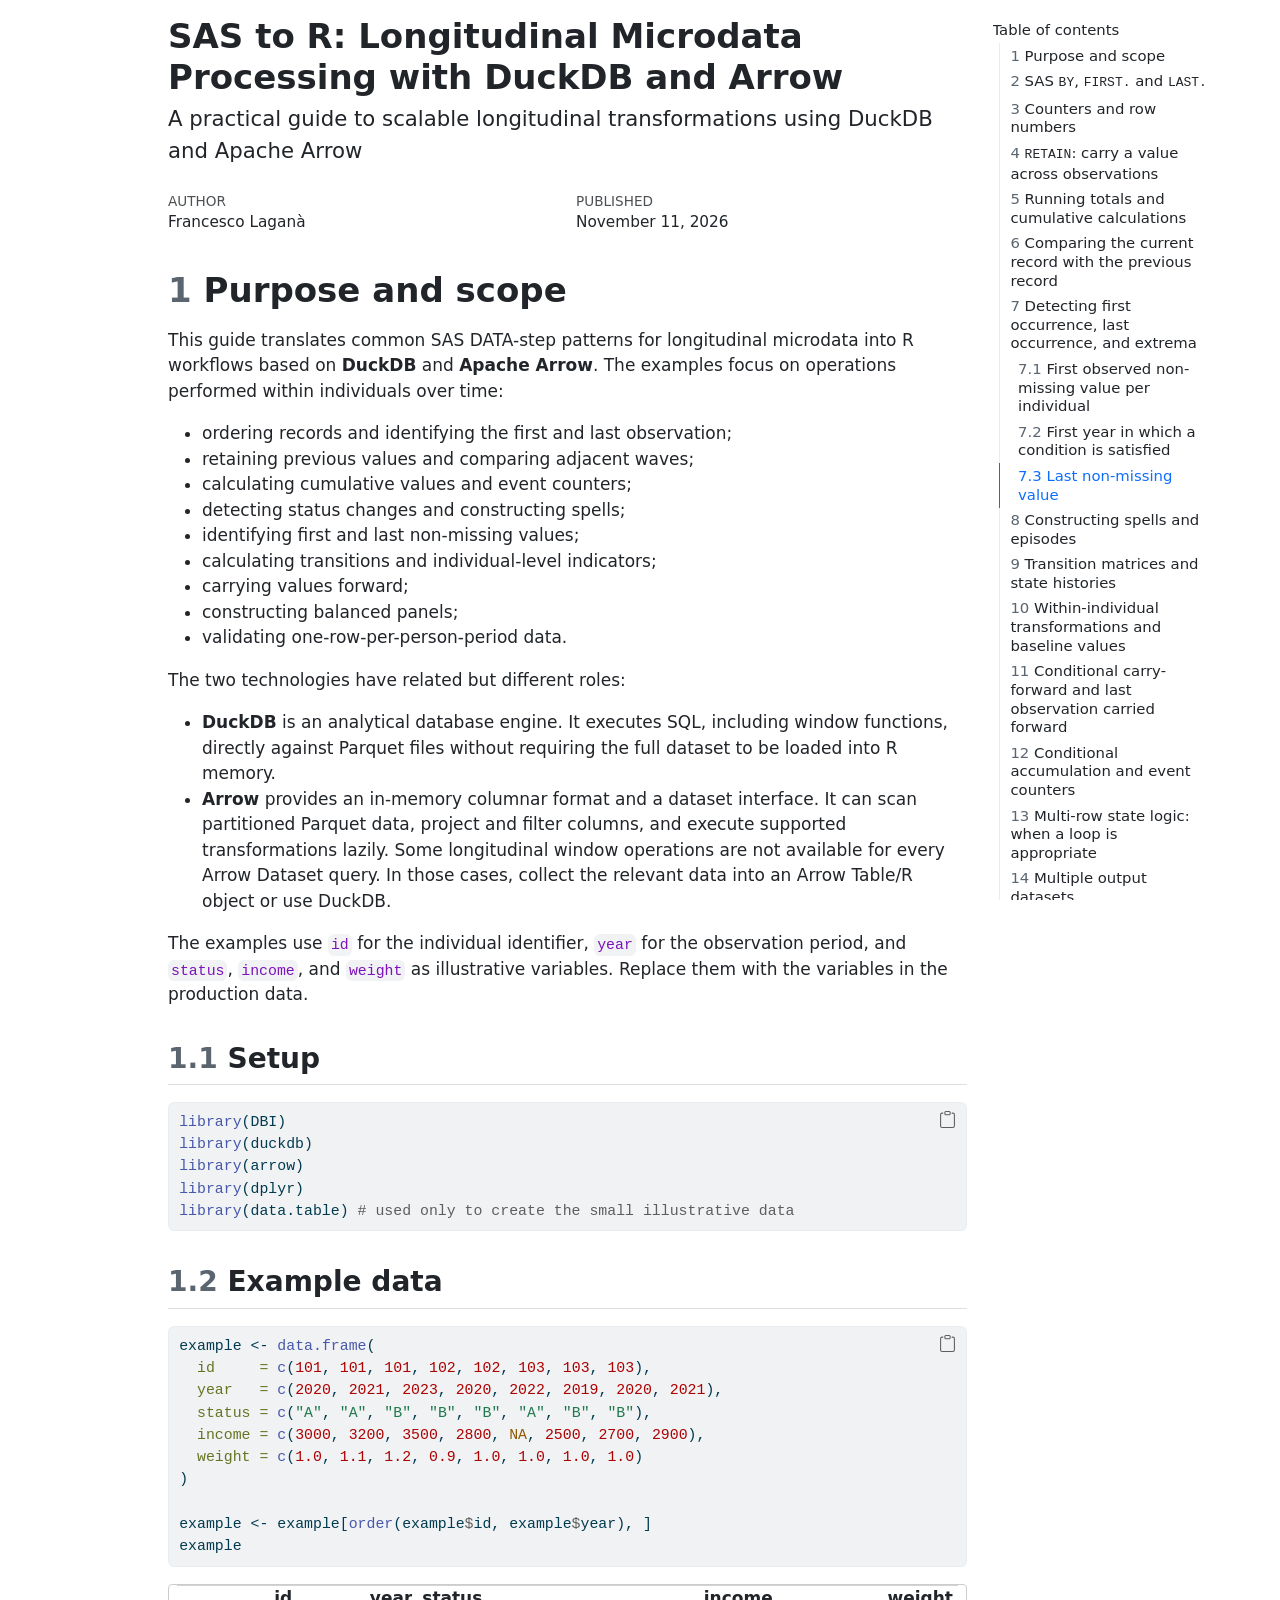
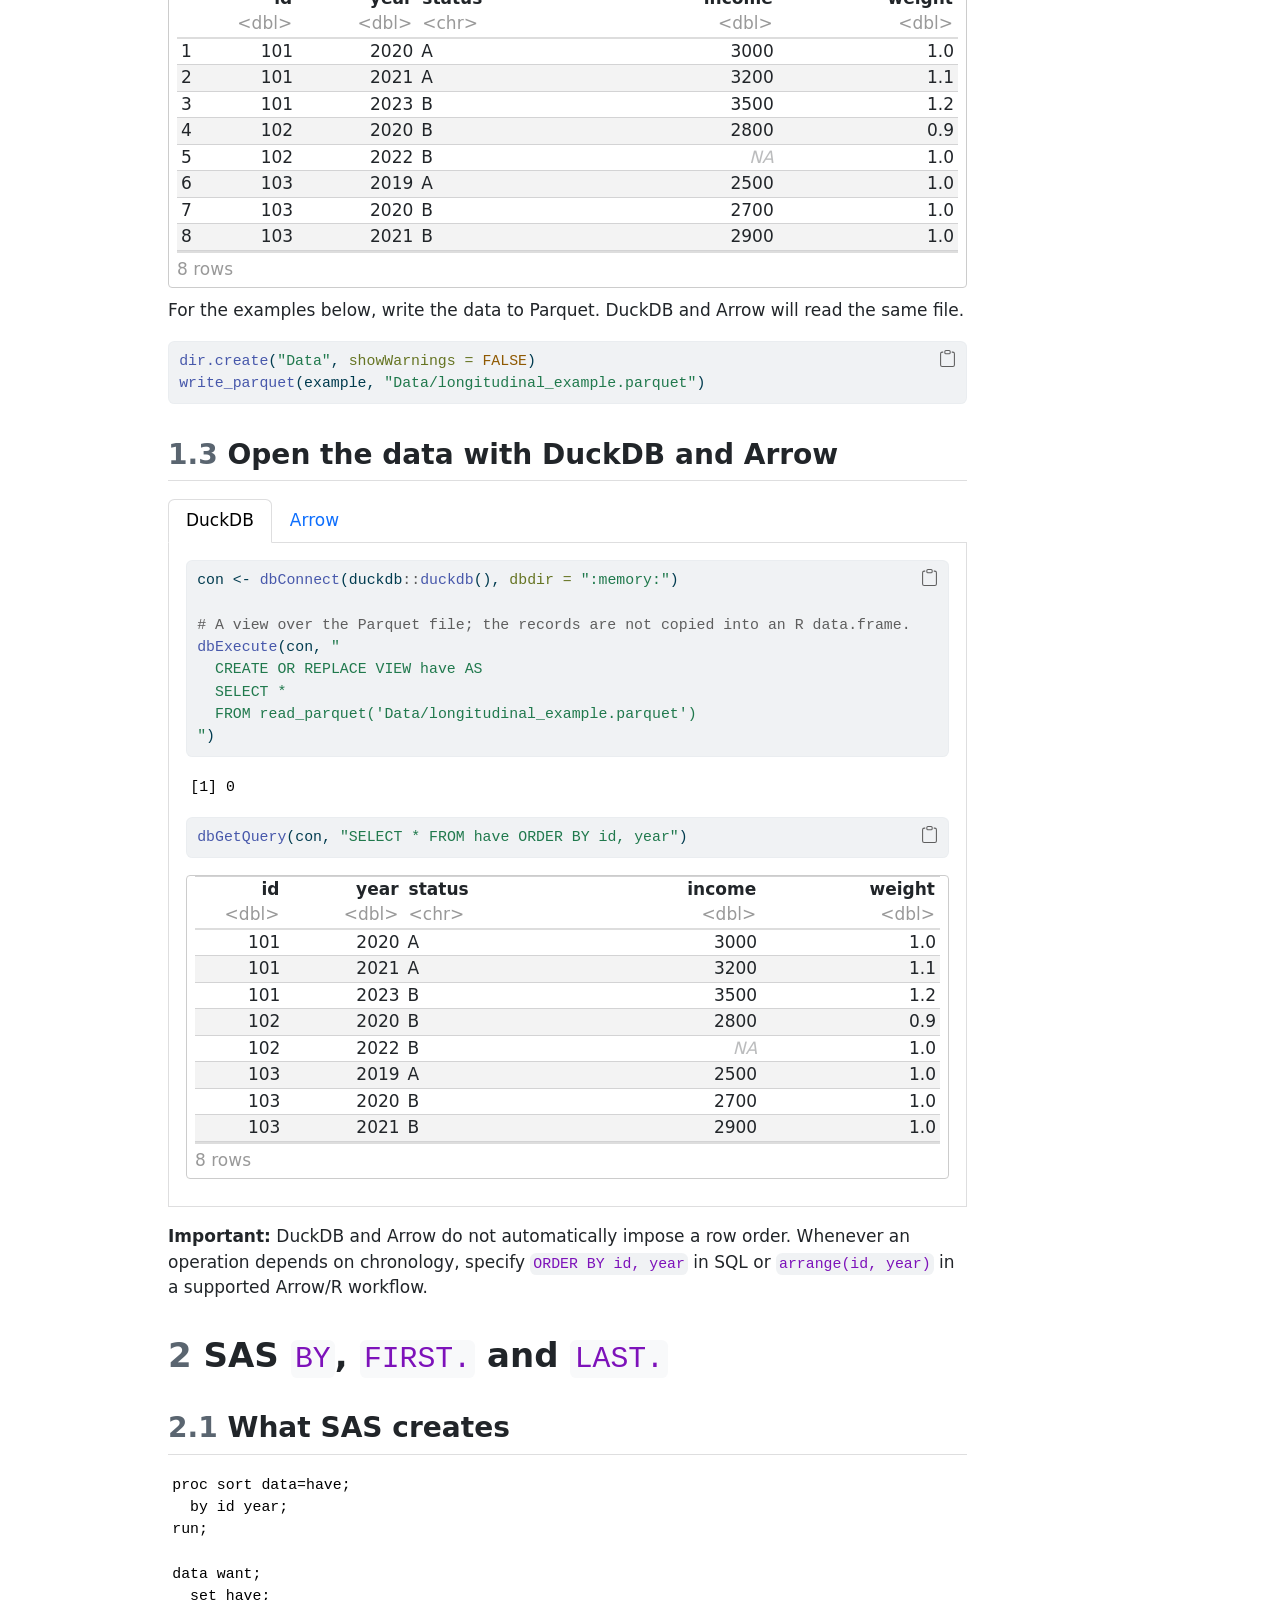
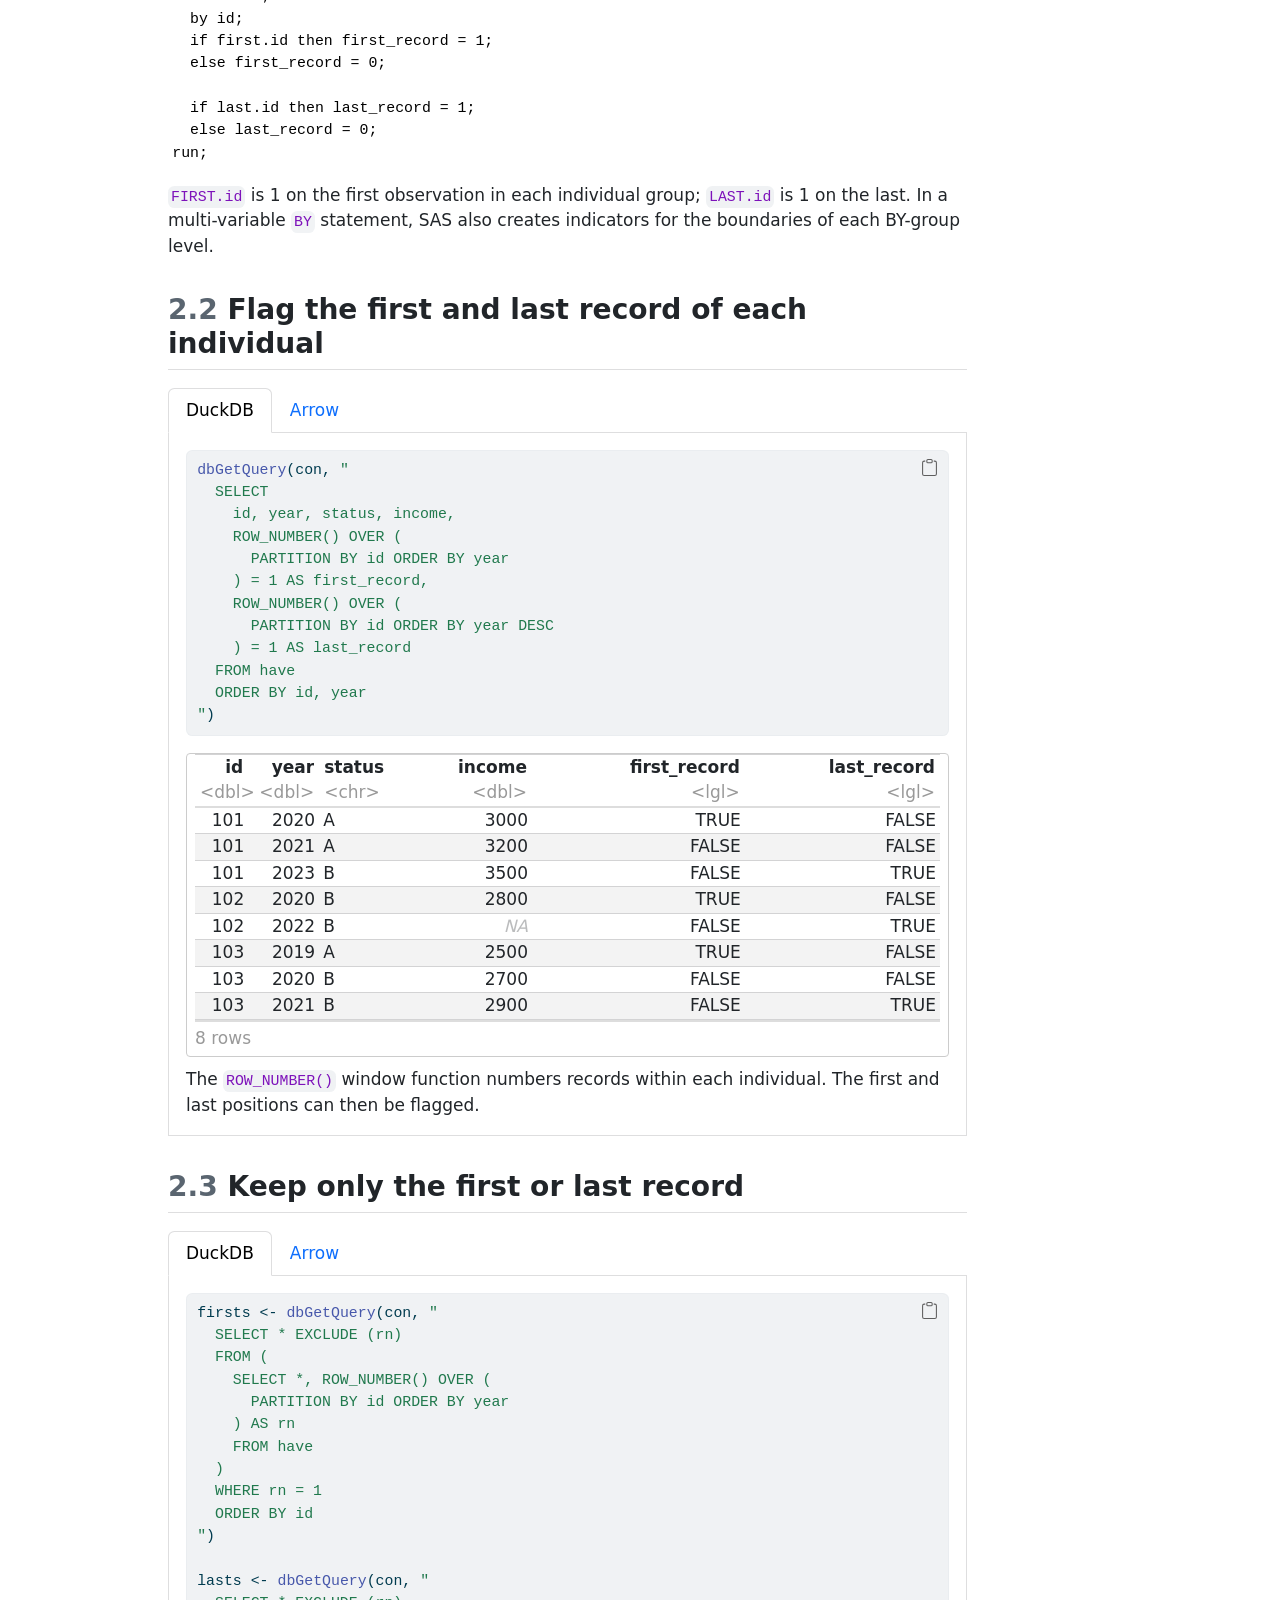
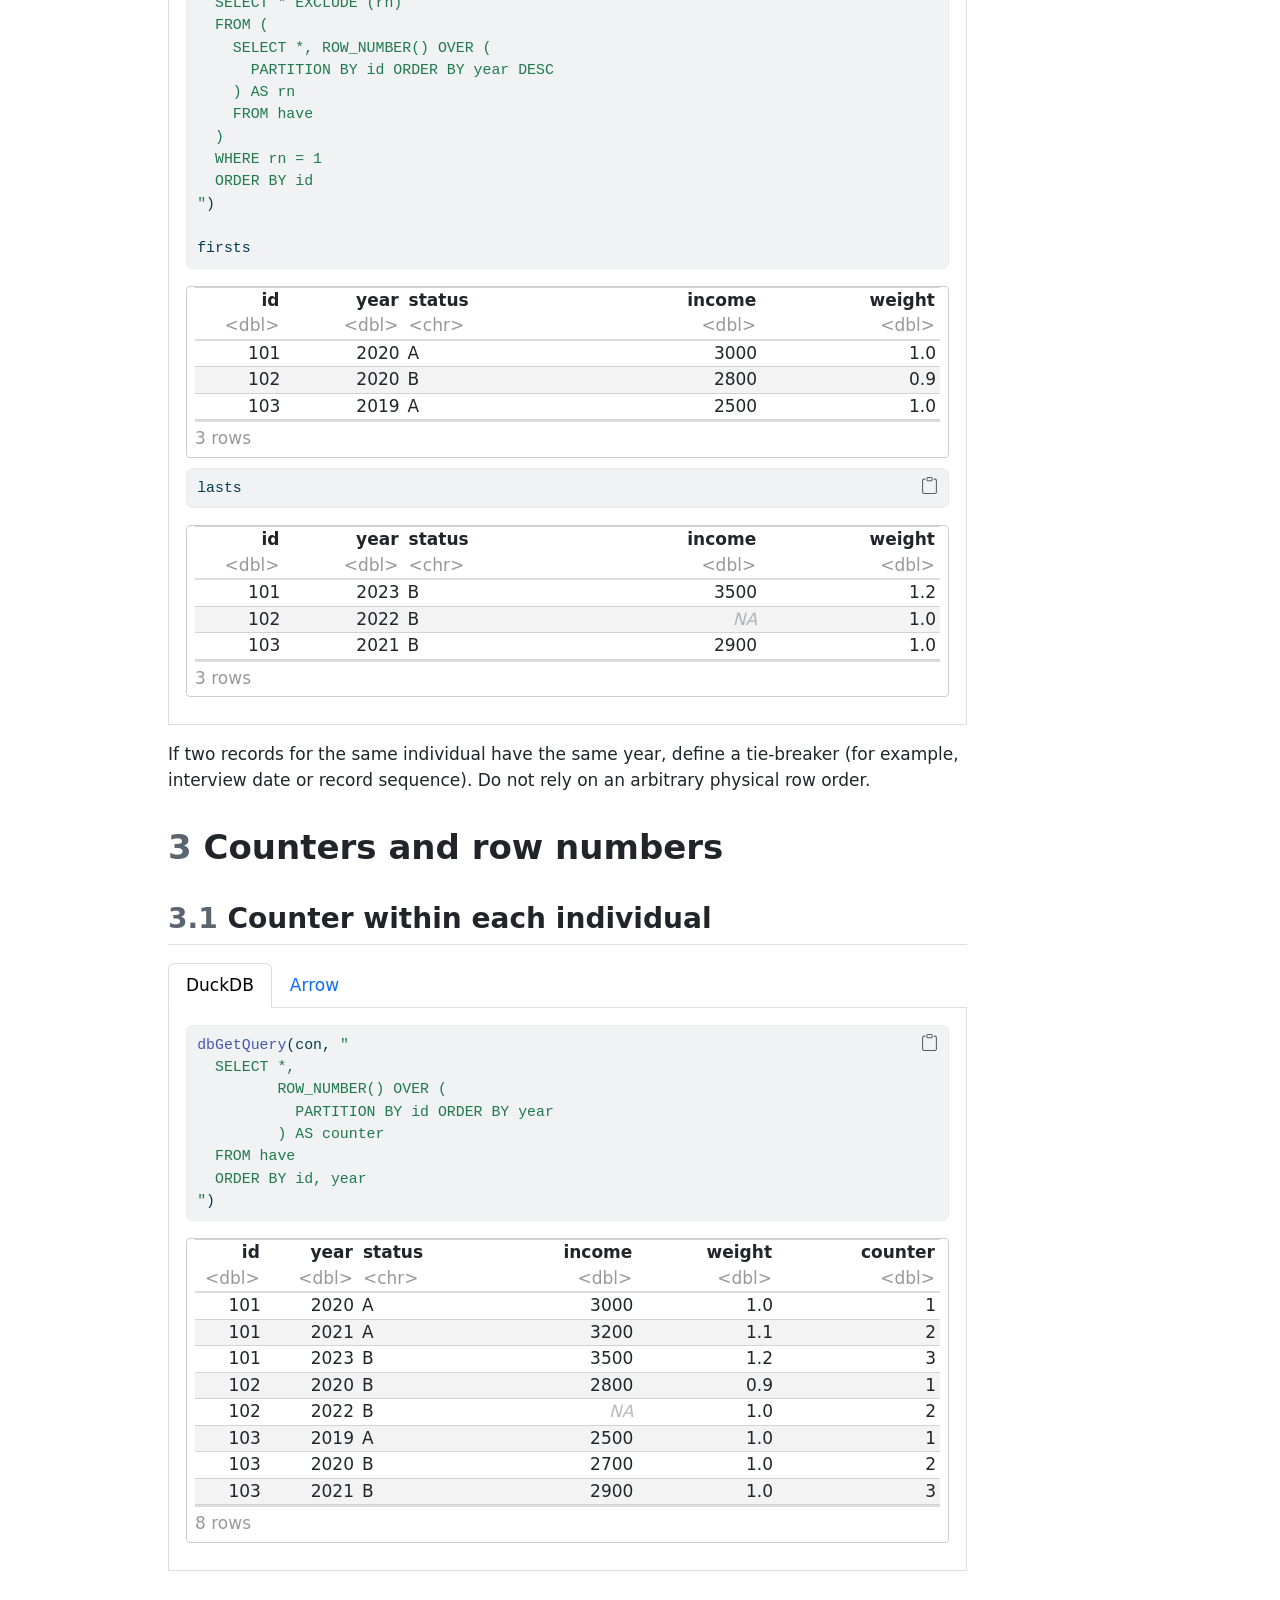
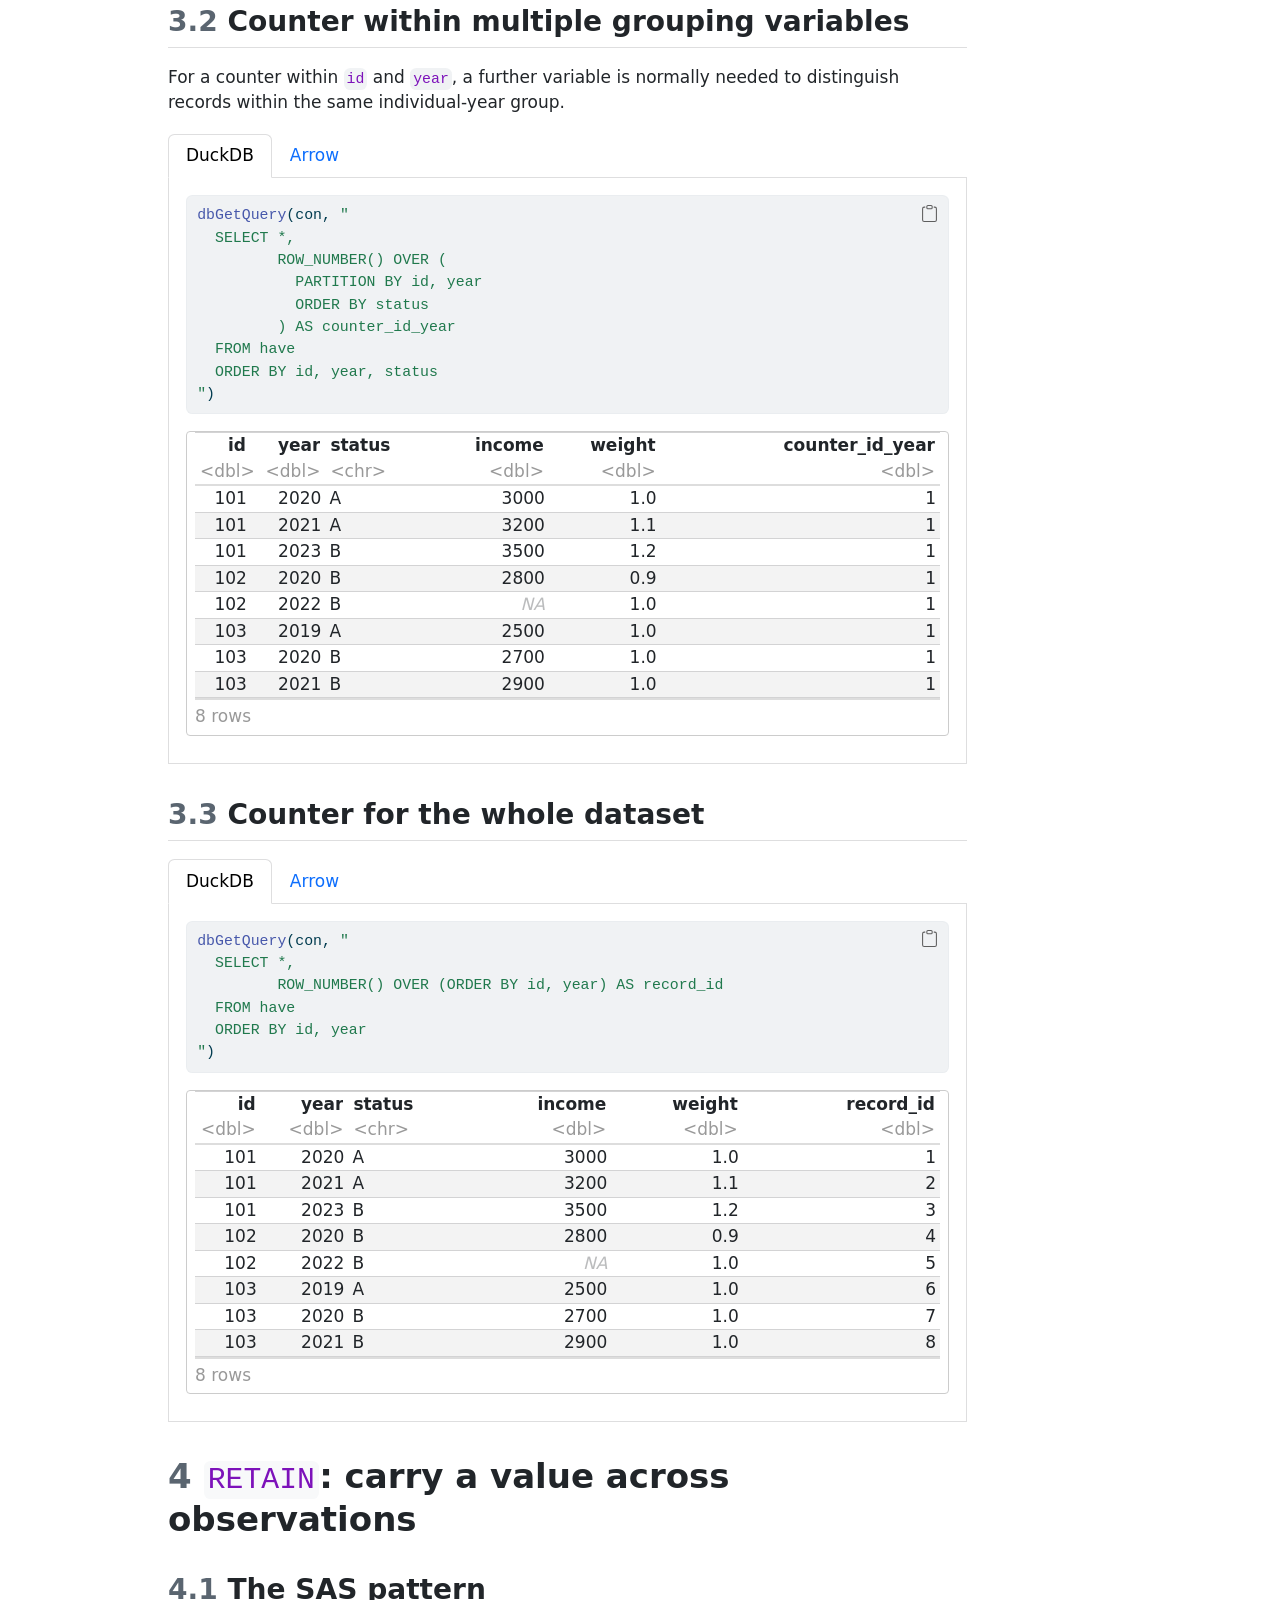
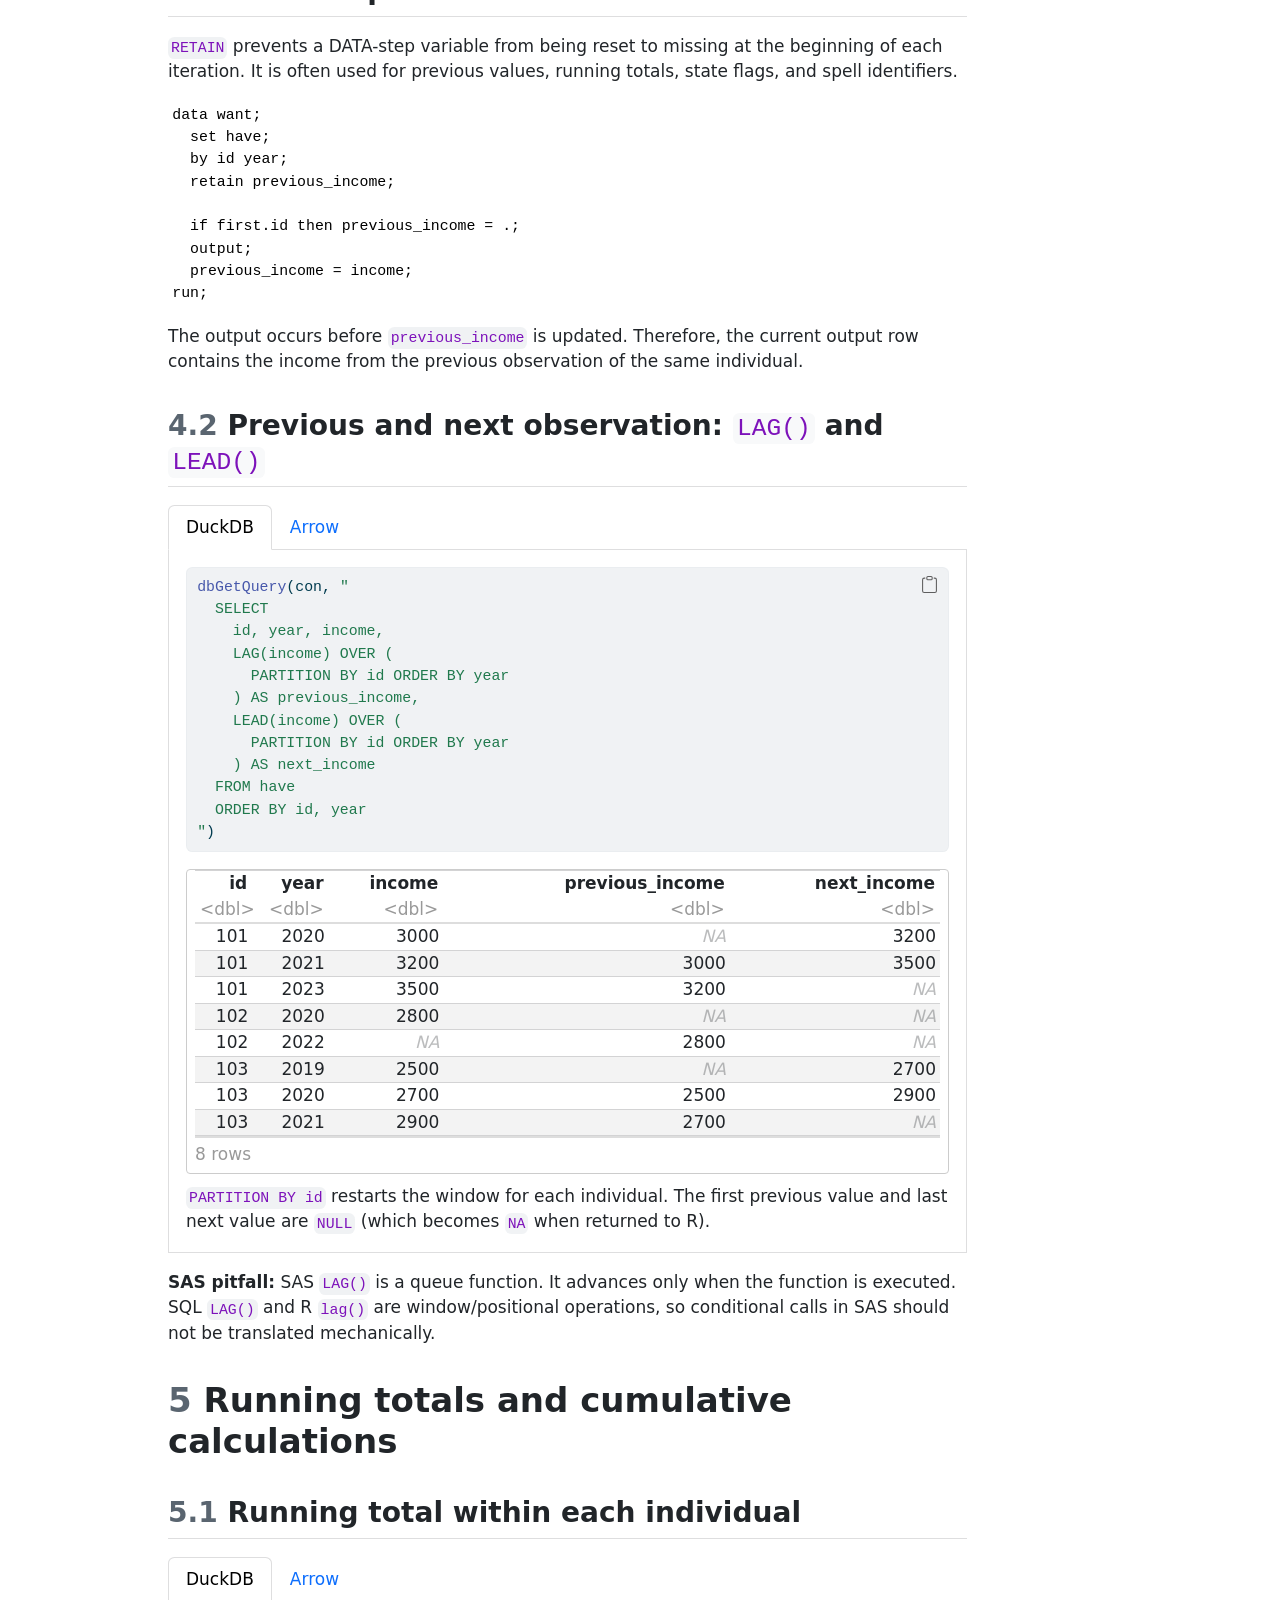
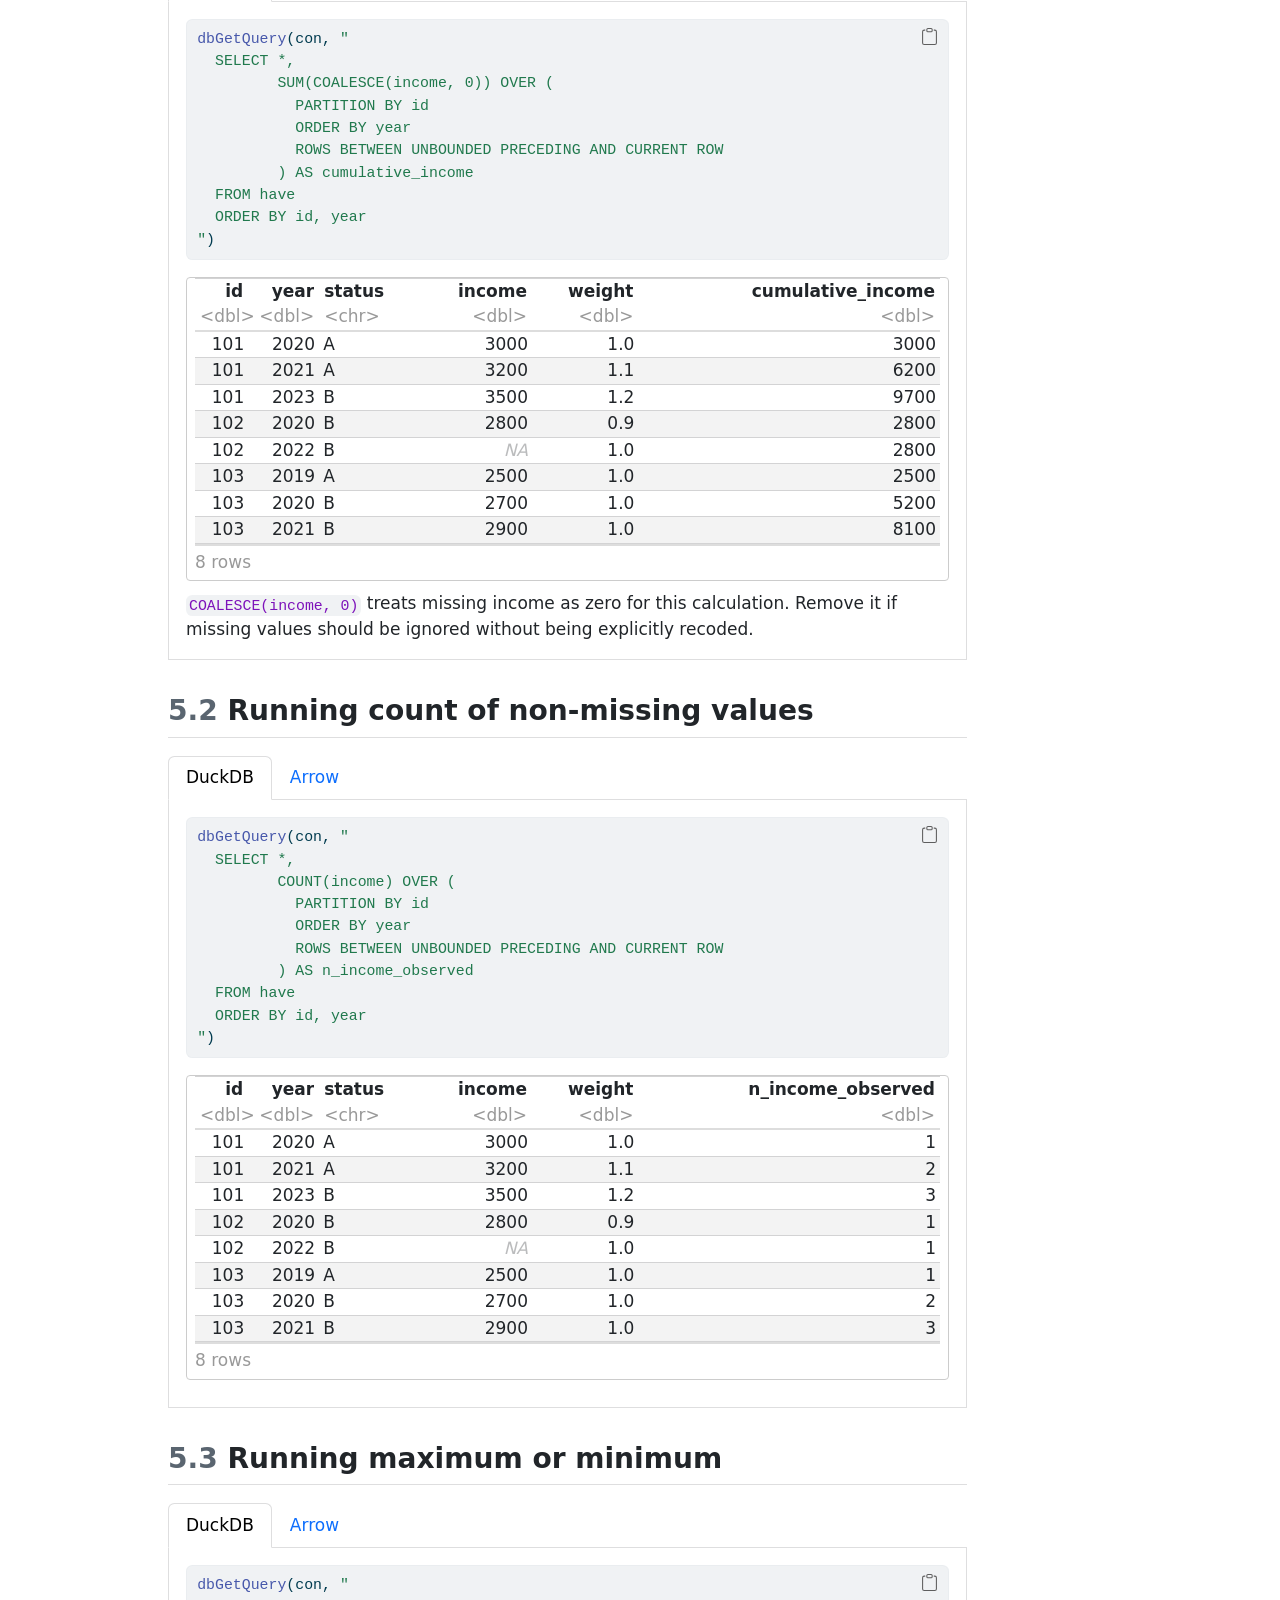
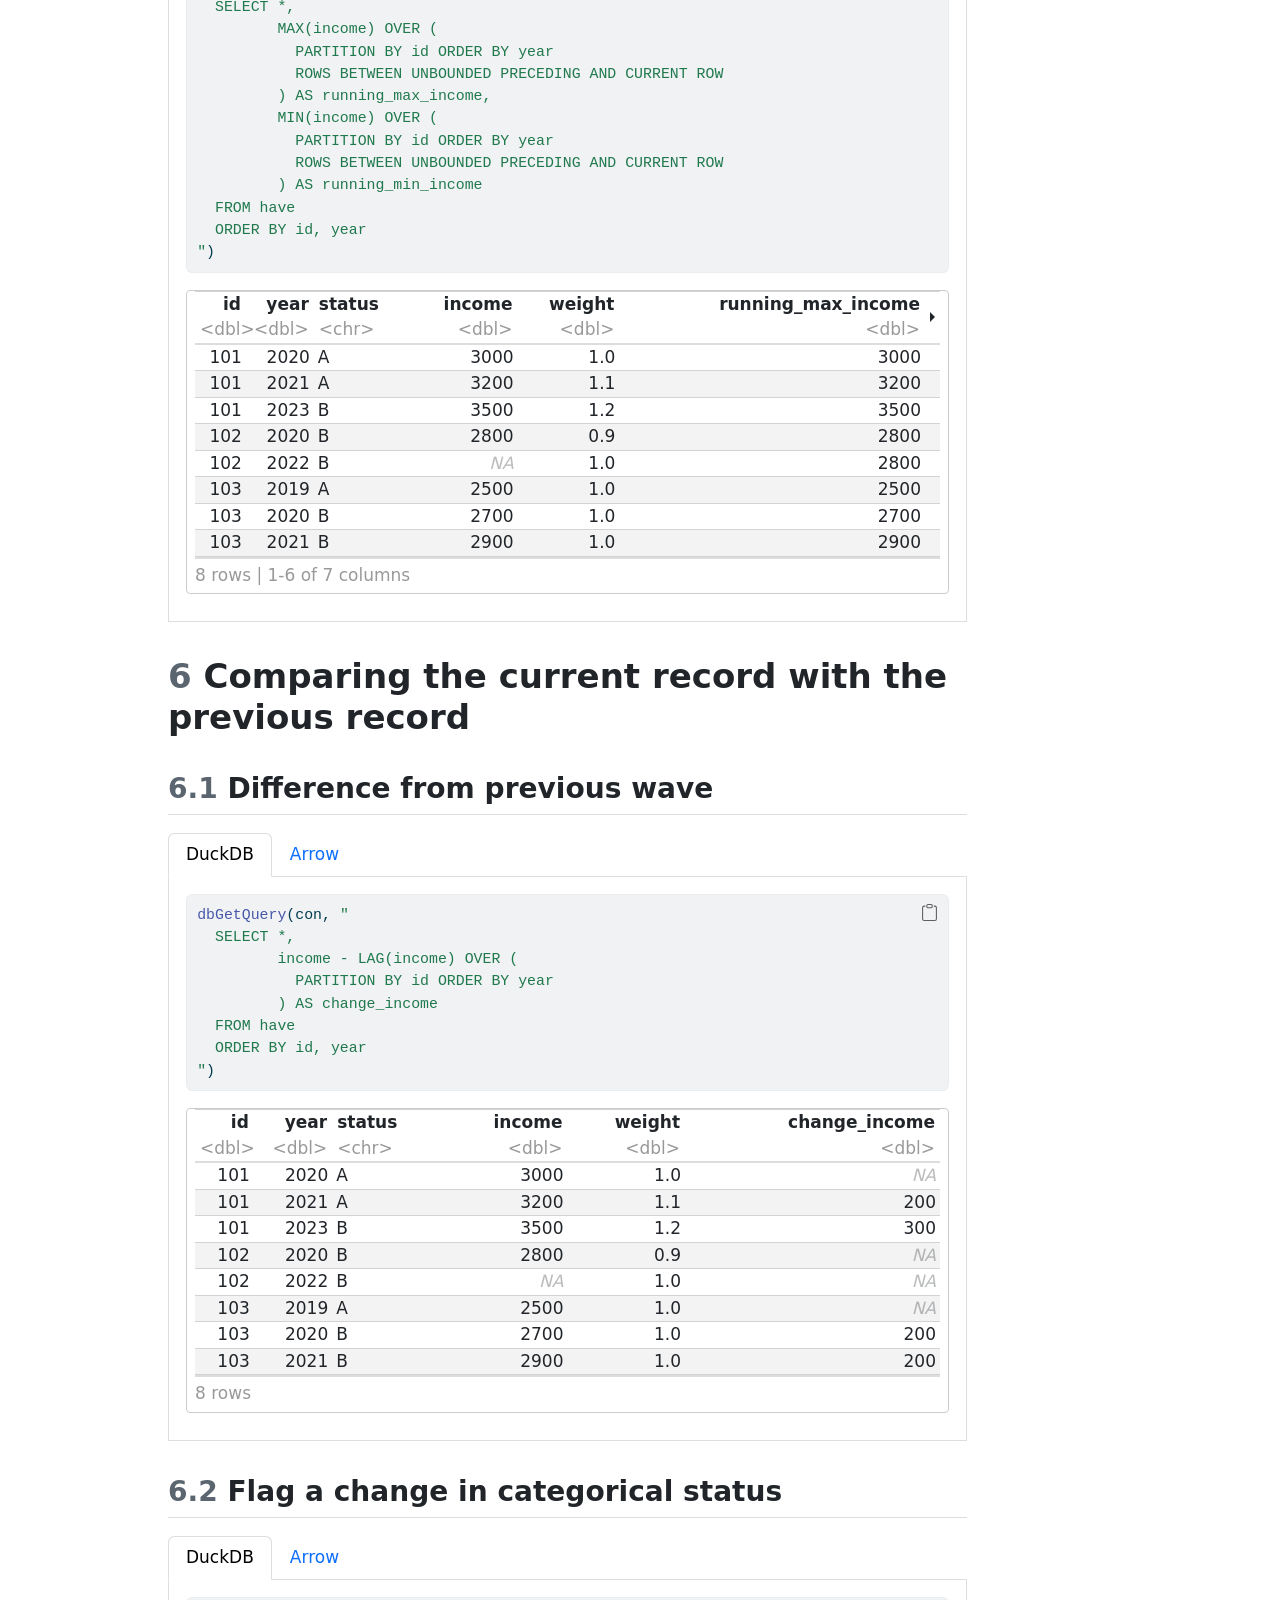
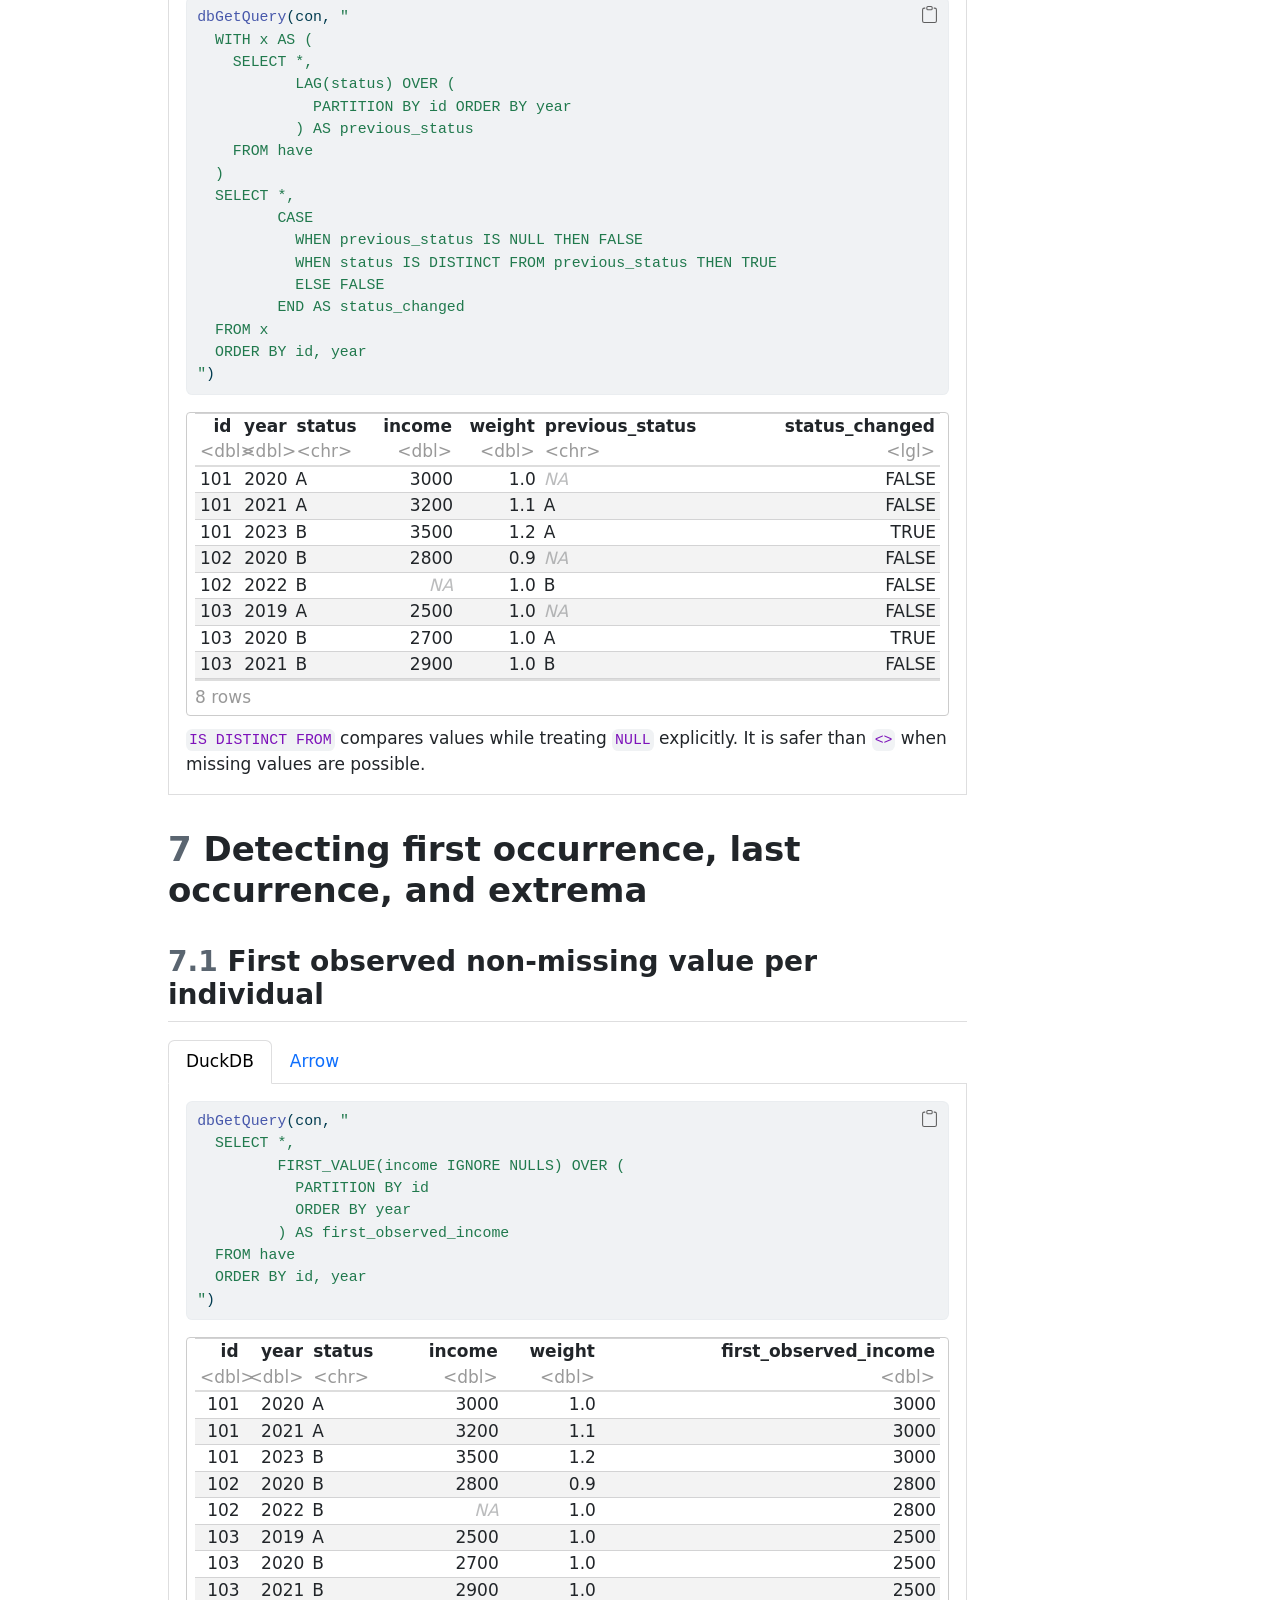
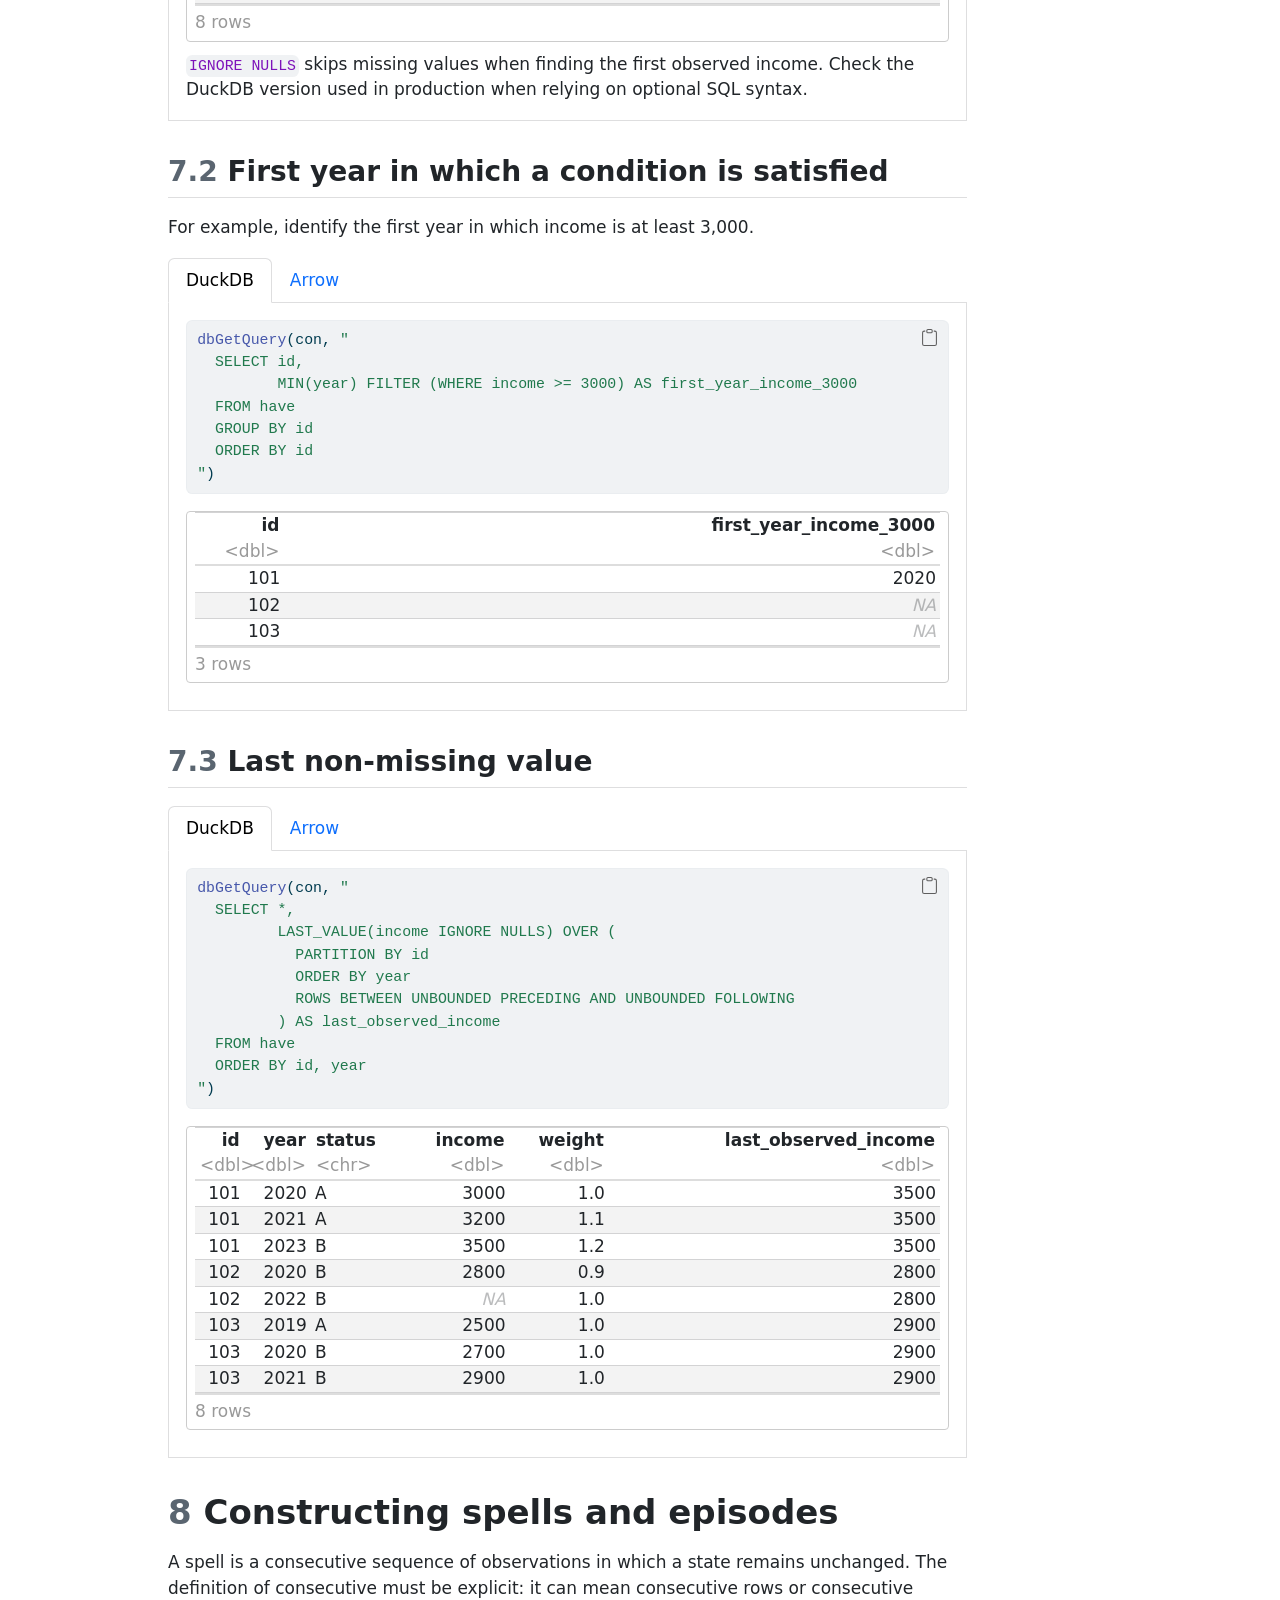
<file: docs/sas_to_r_longitudinal_microdata_duckdb_arrow.html>
<!DOCTYPE html>
<html xmlns="http://www.w3.org/1999/xhtml" lang="en" xml:lang="en"><head>

<meta charset="utf-8">
<meta name="generator" content="quarto-1.10.20">

<meta name="viewport" content="width=device-width, initial-scale=1.0, user-scalable=yes">

<meta name="author" content="Francesco Laganà">
<meta name="dcterms.date" content="2026-11-11">

<title>SAS to R: Longitudinal Microdata Processing with DuckDB and Arrow</title>
<style>
/* Default styles provided by pandoc.
** See https://pandoc.org/MANUAL.html#variables-for-html for config info.
*/
span.smallcaps{font-variant: small-caps;}
div.columns{display: flex; gap: 1.5em;}
div.column{flex: auto;}
@media screen {
div.columns{gap: min(4vw, 1.5em);}
div.column{overflow-x: auto;}
}
div.hanging-indent{margin-left: 1.5em; text-indent: -1.5em;}
ul.task-list{list-style: none;}
ul.task-list li input[type="checkbox"] {
  width: 0.8em;
  margin: 0 0.8em 0.2em -1em; /* quarto-specific, see https://github.com/quarto-dev/quarto-cli/issues/4556 */ 
  vertical-align: middle;
}
/* CSS for syntax highlighting */
html { -webkit-text-size-adjust: 100%; }
pre > code.sourceCode { white-space: pre; position: relative; }
pre > code.sourceCode > span { display: inline-block; line-height: 1.25; }
pre > code.sourceCode > span:empty { height: 1.2em; }
.sourceCode { overflow: visible; }
code.sourceCode > span { color: inherit; text-decoration: inherit; }
div.sourceCode { margin: 1em 0; }
pre.sourceCode { margin: 0; }
@media screen {
div.sourceCode { overflow: auto; }
}
@media print {
pre > code.sourceCode { white-space: pre-wrap; }
pre > code.sourceCode > span { text-indent: -5em; padding-left: 5em; }
}
pre.numberSource code
  { counter-reset: source-line 0; }
pre.numberSource code > span
  { position: relative; left: -4em; counter-increment: source-line; }
pre.numberSource code > span > a:first-child::before
  { content: counter(source-line);
    position: relative; left: -1em; text-align: right; vertical-align: baseline;
    border: none; display: inline-block;
    -webkit-touch-callout: none; -webkit-user-select: none;
    -khtml-user-select: none; -moz-user-select: none;
    -ms-user-select: none; user-select: none;
    padding: 0 4px; width: 4em;
  }
pre.numberSource { margin-left: 3em;  padding-left: 4px; }
div.sourceCode
  {   }
@media screen {
pre > code.sourceCode > span > a:first-child::before { text-decoration: underline; }
}
</style>


<script src="sas_to_r_longitudinal_microdata_duckdb_arrow_files/libs/clipboard/clipboard.min.js"></script>
<script src="sas_to_r_longitudinal_microdata_duckdb_arrow_files/libs/quarto-html/quarto.js" type="module"></script>
<script src="sas_to_r_longitudinal_microdata_duckdb_arrow_files/libs/quarto-html/tabsets/tabsets.js" type="module"></script>
<script src="sas_to_r_longitudinal_microdata_duckdb_arrow_files/libs/quarto-html/popper.min.js"></script>
<script src="sas_to_r_longitudinal_microdata_duckdb_arrow_files/libs/quarto-html/tippy.umd.min.js"></script>
<script src="sas_to_r_longitudinal_microdata_duckdb_arrow_files/libs/quarto-html/anchor.min.js"></script>
<link href="sas_to_r_longitudinal_microdata_duckdb_arrow_files/libs/quarto-html/tippy.css" rel="stylesheet">
<link href="sas_to_r_longitudinal_microdata_duckdb_arrow_files/libs/quarto-html/quarto-syntax-highlighting-17888a1159294d3eb470f19f6f52f5a5.css" rel="stylesheet" id="quarto-text-highlighting-styles">
<script src="sas_to_r_longitudinal_microdata_duckdb_arrow_files/libs/bootstrap/bootstrap.min.js"></script>
<link href="sas_to_r_longitudinal_microdata_duckdb_arrow_files/libs/bootstrap/bootstrap-icons.css" rel="stylesheet">
<link href="sas_to_r_longitudinal_microdata_duckdb_arrow_files/libs/bootstrap/bootstrap-3ad1d5f1784ed8ab770e1d73590de764.min.css" rel="stylesheet" append-hash="true" id="quarto-bootstrap" data-mode="light">
<link href="sas_to_r_longitudinal_microdata_duckdb_arrow_files/libs/pagedtable-1.1/css/pagedtable.css" rel="stylesheet">
<script src="sas_to_r_longitudinal_microdata_duckdb_arrow_files/libs/pagedtable-1.1/js/pagedtable.js"></script>


</head>

<body class="quarto-light">

<div id="quarto-content" class="page-columns page-rows-contents page-layout-article">
<div id="quarto-margin-sidebar" class="sidebar margin-sidebar">
  <nav id="TOC" role="doc-toc" class="toc-active">
    <h2 id="toc-title">Table of contents</h2>
   
  <ul>
  <li><a href="#purpose-and-scope" id="toc-purpose-and-scope" class="nav-link active" data-scroll-target="#purpose-and-scope"><span class="header-section-number">1</span> Purpose and scope</a>
  <ul class="collapse">
  <li><a href="#setup" id="toc-setup" class="nav-link" data-scroll-target="#setup"><span class="header-section-number">1.1</span> Setup</a></li>
  <li><a href="#example-data" id="toc-example-data" class="nav-link" data-scroll-target="#example-data"><span class="header-section-number">1.2</span> Example data</a></li>
  <li><a href="#open-the-data-with-duckdb-and-arrow" id="toc-open-the-data-with-duckdb-and-arrow" class="nav-link" data-scroll-target="#open-the-data-with-duckdb-and-arrow"><span class="header-section-number">1.3</span> Open the data with DuckDB and Arrow</a></li>
  </ul></li>
  <li><a href="#sas-by-first.-and-last." id="toc-sas-by-first.-and-last." class="nav-link" data-scroll-target="#sas-by-first.-and-last."><span class="header-section-number">2</span> SAS <code>BY</code>, <code>FIRST.</code> and <code>LAST.</code></a>
  <ul class="collapse">
  <li><a href="#what-sas-creates" id="toc-what-sas-creates" class="nav-link" data-scroll-target="#what-sas-creates"><span class="header-section-number">2.1</span> What SAS creates</a></li>
  <li><a href="#flag-the-first-and-last-record-of-each-individual" id="toc-flag-the-first-and-last-record-of-each-individual" class="nav-link" data-scroll-target="#flag-the-first-and-last-record-of-each-individual"><span class="header-section-number">2.2</span> Flag the first and last record of each individual</a></li>
  <li><a href="#keep-only-the-first-or-last-record" id="toc-keep-only-the-first-or-last-record" class="nav-link" data-scroll-target="#keep-only-the-first-or-last-record"><span class="header-section-number">2.3</span> Keep only the first or last record</a></li>
  </ul></li>
  <li><a href="#counters-and-row-numbers" id="toc-counters-and-row-numbers" class="nav-link" data-scroll-target="#counters-and-row-numbers"><span class="header-section-number">3</span> Counters and row numbers</a>
  <ul class="collapse">
  <li><a href="#counter-within-each-individual" id="toc-counter-within-each-individual" class="nav-link" data-scroll-target="#counter-within-each-individual"><span class="header-section-number">3.1</span> Counter within each individual</a></li>
  <li><a href="#counter-within-multiple-grouping-variables" id="toc-counter-within-multiple-grouping-variables" class="nav-link" data-scroll-target="#counter-within-multiple-grouping-variables"><span class="header-section-number">3.2</span> Counter within multiple grouping variables</a></li>
  <li><a href="#counter-for-the-whole-dataset" id="toc-counter-for-the-whole-dataset" class="nav-link" data-scroll-target="#counter-for-the-whole-dataset"><span class="header-section-number">3.3</span> Counter for the whole dataset</a></li>
  </ul></li>
  <li><a href="#retain-carry-a-value-across-observations" id="toc-retain-carry-a-value-across-observations" class="nav-link" data-scroll-target="#retain-carry-a-value-across-observations"><span class="header-section-number">4</span> <code>RETAIN</code>: carry a value across observations</a>
  <ul class="collapse">
  <li><a href="#the-sas-pattern" id="toc-the-sas-pattern" class="nav-link" data-scroll-target="#the-sas-pattern"><span class="header-section-number">4.1</span> The SAS pattern</a></li>
  <li><a href="#previous-and-next-observation-lag-and-lead" id="toc-previous-and-next-observation-lag-and-lead" class="nav-link" data-scroll-target="#previous-and-next-observation-lag-and-lead"><span class="header-section-number">4.2</span> Previous and next observation: <code>LAG()</code> and <code>LEAD()</code></a></li>
  </ul></li>
  <li><a href="#running-totals-and-cumulative-calculations" id="toc-running-totals-and-cumulative-calculations" class="nav-link" data-scroll-target="#running-totals-and-cumulative-calculations"><span class="header-section-number">5</span> Running totals and cumulative calculations</a>
  <ul class="collapse">
  <li><a href="#running-total-within-each-individual" id="toc-running-total-within-each-individual" class="nav-link" data-scroll-target="#running-total-within-each-individual"><span class="header-section-number">5.1</span> Running total within each individual</a></li>
  <li><a href="#running-count-of-non-missing-values" id="toc-running-count-of-non-missing-values" class="nav-link" data-scroll-target="#running-count-of-non-missing-values"><span class="header-section-number">5.2</span> Running count of non-missing values</a></li>
  <li><a href="#running-maximum-or-minimum" id="toc-running-maximum-or-minimum" class="nav-link" data-scroll-target="#running-maximum-or-minimum"><span class="header-section-number">5.3</span> Running maximum or minimum</a></li>
  </ul></li>
  <li><a href="#comparing-the-current-record-with-the-previous-record" id="toc-comparing-the-current-record-with-the-previous-record" class="nav-link" data-scroll-target="#comparing-the-current-record-with-the-previous-record"><span class="header-section-number">6</span> Comparing the current record with the previous record</a>
  <ul class="collapse">
  <li><a href="#difference-from-previous-wave" id="toc-difference-from-previous-wave" class="nav-link" data-scroll-target="#difference-from-previous-wave"><span class="header-section-number">6.1</span> Difference from previous wave</a></li>
  <li><a href="#flag-a-change-in-categorical-status" id="toc-flag-a-change-in-categorical-status" class="nav-link" data-scroll-target="#flag-a-change-in-categorical-status"><span class="header-section-number">6.2</span> Flag a change in categorical status</a></li>
  </ul></li>
  <li><a href="#detecting-first-occurrence-last-occurrence-and-extrema" id="toc-detecting-first-occurrence-last-occurrence-and-extrema" class="nav-link" data-scroll-target="#detecting-first-occurrence-last-occurrence-and-extrema"><span class="header-section-number">7</span> Detecting first occurrence, last occurrence, and extrema</a>
  <ul class="collapse">
  <li><a href="#first-observed-non-missing-value-per-individual" id="toc-first-observed-non-missing-value-per-individual" class="nav-link" data-scroll-target="#first-observed-non-missing-value-per-individual"><span class="header-section-number">7.1</span> First observed non-missing value per individual</a></li>
  <li><a href="#first-year-in-which-a-condition-is-satisfied" id="toc-first-year-in-which-a-condition-is-satisfied" class="nav-link" data-scroll-target="#first-year-in-which-a-condition-is-satisfied"><span class="header-section-number">7.2</span> First year in which a condition is satisfied</a></li>
  <li><a href="#last-non-missing-value" id="toc-last-non-missing-value" class="nav-link" data-scroll-target="#last-non-missing-value"><span class="header-section-number">7.3</span> Last non-missing value</a></li>
  </ul></li>
  <li><a href="#constructing-spells-and-episodes" id="toc-constructing-spells-and-episodes" class="nav-link" data-scroll-target="#constructing-spells-and-episodes"><span class="header-section-number">8</span> Constructing spells and episodes</a>
  <ul class="collapse">
  <li><a href="#start-a-new-spell-whenever-status-changes" id="toc-start-a-new-spell-whenever-status-changes" class="nav-link" data-scroll-target="#start-a-new-spell-whenever-status-changes"><span class="header-section-number">8.1</span> Start a new spell whenever status changes</a></li>
  <li><a href="#start-a-new-spell-after-a-gap-in-observation-years" id="toc-start-a-new-spell-after-a-gap-in-observation-years" class="nav-link" data-scroll-target="#start-a-new-spell-after-a-gap-in-observation-years"><span class="header-section-number">8.2</span> Start a new spell after a gap in observation years</a></li>
  <li><a href="#summarise-each-spell" id="toc-summarise-each-spell" class="nav-link" data-scroll-target="#summarise-each-spell"><span class="header-section-number">8.3</span> Summarise each spell</a></li>
  </ul></li>
  <li><a href="#transition-matrices-and-state-histories" id="toc-transition-matrices-and-state-histories" class="nav-link" data-scroll-target="#transition-matrices-and-state-histories"><span class="header-section-number">9</span> Transition matrices and state histories</a>
  <ul class="collapse">
  <li><a href="#previous-to-current-status-transition" id="toc-previous-to-current-status-transition" class="nav-link" data-scroll-target="#previous-to-current-status-transition"><span class="header-section-number">9.1</span> Previous-to-current status transition</a></li>
  <li><a href="#individual-level-transition-indicator" id="toc-individual-level-transition-indicator" class="nav-link" data-scroll-target="#individual-level-transition-indicator"><span class="header-section-number">9.2</span> Individual-level transition indicator</a></li>
  </ul></li>
  <li><a href="#within-individual-transformations-and-baseline-values" id="toc-within-individual-transformations-and-baseline-values" class="nav-link" data-scroll-target="#within-individual-transformations-and-baseline-values"><span class="header-section-number">10</span> Within-individual transformations and baseline values</a>
  <ul class="collapse">
  <li><a href="#deviation-from-the-first-observed-value" id="toc-deviation-from-the-first-observed-value" class="nav-link" data-scroll-target="#deviation-from-the-first-observed-value"><span class="header-section-number">10.1</span> Deviation from the first observed value</a></li>
  <li><a href="#within-individual-mean-and-centring" id="toc-within-individual-mean-and-centring" class="nav-link" data-scroll-target="#within-individual-mean-and-centring"><span class="header-section-number">10.2</span> Within-individual mean and centring</a></li>
  <li><a href="#within-individual-rank" id="toc-within-individual-rank" class="nav-link" data-scroll-target="#within-individual-rank"><span class="header-section-number">10.3</span> Within-individual rank</a></li>
  </ul></li>
  <li><a href="#conditional-carry-forward-and-last-observation-carried-forward" id="toc-conditional-carry-forward-and-last-observation-carried-forward" class="nav-link" data-scroll-target="#conditional-carry-forward-and-last-observation-carried-forward"><span class="header-section-number">11</span> Conditional carry-forward and last observation carried forward</a></li>
  <li><a href="#conditional-accumulation-and-event-counters" id="toc-conditional-accumulation-and-event-counters" class="nav-link" data-scroll-target="#conditional-accumulation-and-event-counters"><span class="header-section-number">12</span> Conditional accumulation and event counters</a>
  <ul class="collapse">
  <li><a href="#count-events-to-date" id="toc-count-events-to-date" class="nav-link" data-scroll-target="#count-events-to-date"><span class="header-section-number">12.1</span> Count events to date</a></li>
  <li><a href="#count-records-satisfying-a-condition" id="toc-count-records-satisfying-a-condition" class="nav-link" data-scroll-target="#count-records-satisfying-a-condition"><span class="header-section-number">12.2</span> Count records satisfying a condition</a></li>
  </ul></li>
  <li><a href="#multi-row-state-logic-when-a-loop-is-appropriate" id="toc-multi-row-state-logic-when-a-loop-is-appropriate" class="nav-link" data-scroll-target="#multi-row-state-logic-when-a-loop-is-appropriate"><span class="header-section-number">13</span> Multi-row state logic: when a loop is appropriate</a></li>
  <li><a href="#multiple-output-datasets" id="toc-multiple-output-datasets" class="nav-link" data-scroll-target="#multiple-output-datasets"><span class="header-section-number">14</span> Multiple output datasets</a></li>
  <li><a href="#construct-a-balanced-panel" id="toc-construct-a-balanced-panel" class="nav-link" data-scroll-target="#construct-a-balanced-panel"><span class="header-section-number">15</span> Construct a balanced panel</a></li>
  <li><a href="#read-and-write-parquet-datasets" id="toc-read-and-write-parquet-datasets" class="nav-link" data-scroll-target="#read-and-write-parquet-datasets"><span class="header-section-number">16</span> Read and write Parquet datasets</a>
  <ul class="collapse">
  <li><a href="#read-selected-columns-and-filter-rows" id="toc-read-selected-columns-and-filter-rows" class="nav-link" data-scroll-target="#read-selected-columns-and-filter-rows"><span class="header-section-number">16.1</span> Read selected columns and filter rows</a></li>
  <li><a href="#write-a-partitioned-parquet-dataset" id="toc-write-a-partitioned-parquet-dataset" class="nav-link" data-scroll-target="#write-a-partitioned-parquet-dataset"><span class="header-section-number">16.2</span> Write a partitioned Parquet dataset</a></li>
  </ul></li>
  <li><a href="#validation-one-row-per-individual-period" id="toc-validation-one-row-per-individual-period" class="nav-link" data-scroll-target="#validation-one-row-per-individual-period"><span class="header-section-number">17</span> Validation: one row per individual-period</a></li>
  <li><a href="#important-migration-pitfalls" id="toc-important-migration-pitfalls" class="nav-link" data-scroll-target="#important-migration-pitfalls"><span class="header-section-number">18</span> Important migration pitfalls</a>
  <ul class="collapse">
  <li><a href="#sql-null-and-r-na" id="toc-sql-null-and-r-na" class="nav-link" data-scroll-target="#sql-null-and-r-na"><span class="header-section-number">18.1</span> SQL <code>NULL</code> and R <code>NA</code></a></li>
  <li><a href="#missing-values-in-cumulative-calculations" id="toc-missing-values-in-cumulative-calculations" class="nav-link" data-scroll-target="#missing-values-in-cumulative-calculations"><span class="header-section-number">18.2</span> Missing values in cumulative calculations</a></li>
  <li><a href="#ordering-and-ties" id="toc-ordering-and-ties" class="nav-link" data-scroll-target="#ordering-and-ties"><span class="header-section-number">18.3</span> Ordering and ties</a></li>
  <li><a href="#arrow-dataset-versus-arrow-table" id="toc-arrow-dataset-versus-arrow-table" class="nav-link" data-scroll-target="#arrow-dataset-versus-arrow-table"><span class="header-section-number">18.4</span> Arrow Dataset versus Arrow Table</a></li>
  <li><a href="#duckdb-connection-lifecycle" id="toc-duckdb-connection-lifecycle" class="nav-link" data-scroll-target="#duckdb-connection-lifecycle"><span class="header-section-number">18.5</span> DuckDB connection lifecycle</a></li>
  </ul></li>
  <li><a href="#recommended-production-pattern" id="toc-recommended-production-pattern" class="nav-link" data-scroll-target="#recommended-production-pattern"><span class="header-section-number">19</span> Recommended production pattern</a></li>
  <li><a href="#sas-to-duckdbarrow-equivalence-table" id="toc-sas-to-duckdbarrow-equivalence-table" class="nav-link" data-scroll-target="#sas-to-duckdbarrow-equivalence-table"><span class="header-section-number">20</span> SAS-to-DuckDB/Arrow equivalence table</a></li>
  <li><a href="#final-checklist" id="toc-final-checklist" class="nav-link" data-scroll-target="#final-checklist"><span class="header-section-number">21</span> Final checklist</a></li>
  </ul>
<div class="quarto-alternate-formats"><h2>Other Formats</h2><ul><li><a href="sas_to_r_longitudinal_microdata_duckdb_arrow.docx"><i class="bi bi-file-word"></i>MS Word</a></li></ul></div></nav>
</div>
<main class="content" id="quarto-document-content">

<header id="title-block-header" class="quarto-title-block default">
<div class="quarto-title">
<h1 class="title">SAS to R: Longitudinal Microdata Processing with DuckDB and Arrow</h1>
<p class="subtitle lead">A practical guide to scalable longitudinal transformations using DuckDB and Apache Arrow</p>
</div>



<div class="quarto-title-meta">

    <div>
    <div class="quarto-title-meta-heading">Author</div>
    <div class="quarto-title-meta-contents">
             <p>Francesco Laganà </p>
          </div>
  </div>
    
    <div>
    <div class="quarto-title-meta-heading">Published</div>
    <div class="quarto-title-meta-contents">
      <p class="date">November 11, 2026</p>
    </div>
  </div>
  
    
  </div>
  


</header>


<section id="purpose-and-scope" class="level1" data-number="1">
<h1 data-number="1"><span class="header-section-number">1</span> Purpose and scope</h1>
<p>This guide translates common SAS DATA-step patterns for longitudinal microdata into R workflows based on <strong>DuckDB</strong> and <strong>Apache Arrow</strong>. The examples focus on operations performed within individuals over time:</p>
<ul>
<li>ordering records and identifying the first and last observation;</li>
<li>retaining previous values and comparing adjacent waves;</li>
<li>calculating cumulative values and event counters;</li>
<li>detecting status changes and constructing spells;</li>
<li>identifying first and last non-missing values;</li>
<li>calculating transitions and individual-level indicators;</li>
<li>carrying values forward;</li>
<li>constructing balanced panels;</li>
<li>validating one-row-per-person-period data.</li>
</ul>
<p>The two technologies have related but different roles:</p>
<ul>
<li><strong>DuckDB</strong> is an analytical database engine. It executes SQL, including window functions, directly against Parquet files without requiring the full dataset to be loaded into R memory.</li>
<li><strong>Arrow</strong> provides an in-memory columnar format and a dataset interface. It can scan partitioned Parquet data, project and filter columns, and execute supported transformations lazily. Some longitudinal window operations are not available for every Arrow Dataset query. In those cases, collect the relevant data into an Arrow Table/R object or use DuckDB.</li>
</ul>
<p>The examples use <code>id</code> for the individual identifier, <code>year</code> for the observation period, and <code>status</code>, <code>income</code>, and <code>weight</code> as illustrative variables. Replace them with the variables in the production data.</p>
<section id="setup" class="level2" data-number="1.1">
<h2 data-number="1.1" class="anchored" data-anchor-id="setup"><span class="header-section-number">1.1</span> Setup</h2>
<div class="cell">
<div class="code-copy-outer-scaffold"><div class="sourceCode cell-code" id="cb1"><pre class="sourceCode r code-with-copy"><code class="sourceCode r"><span id="cb1-1"><a href="#cb1-1" aria-hidden="true" tabindex="-1"></a><span class="fu">library</span>(DBI)</span>
<span id="cb1-2"><a href="#cb1-2" aria-hidden="true" tabindex="-1"></a><span class="fu">library</span>(duckdb)</span>
<span id="cb1-3"><a href="#cb1-3" aria-hidden="true" tabindex="-1"></a><span class="fu">library</span>(arrow)</span>
<span id="cb1-4"><a href="#cb1-4" aria-hidden="true" tabindex="-1"></a><span class="fu">library</span>(dplyr)</span>
<span id="cb1-5"><a href="#cb1-5" aria-hidden="true" tabindex="-1"></a><span class="fu">library</span>(data.table) <span class="co"># used only to create the small illustrative data</span></span></code></pre></div><button title="Copy to Clipboard" class="code-copy-button"><i class="bi"></i></button></div>
</div>
</section>
<section id="example-data" class="level2" data-number="1.2">
<h2 data-number="1.2" class="anchored" data-anchor-id="example-data"><span class="header-section-number">1.2</span> Example data</h2>
<div class="cell">
<div class="code-copy-outer-scaffold"><div class="sourceCode cell-code" id="cb2"><pre class="sourceCode r code-with-copy"><code class="sourceCode r"><span id="cb2-1"><a href="#cb2-1" aria-hidden="true" tabindex="-1"></a>example <span class="ot">&lt;-</span> <span class="fu">data.frame</span>(</span>
<span id="cb2-2"><a href="#cb2-2" aria-hidden="true" tabindex="-1"></a>  <span class="at">id     =</span> <span class="fu">c</span>(<span class="dv">101</span>, <span class="dv">101</span>, <span class="dv">101</span>, <span class="dv">102</span>, <span class="dv">102</span>, <span class="dv">103</span>, <span class="dv">103</span>, <span class="dv">103</span>),</span>
<span id="cb2-3"><a href="#cb2-3" aria-hidden="true" tabindex="-1"></a>  <span class="at">year   =</span> <span class="fu">c</span>(<span class="dv">2020</span>, <span class="dv">2021</span>, <span class="dv">2023</span>, <span class="dv">2020</span>, <span class="dv">2022</span>, <span class="dv">2019</span>, <span class="dv">2020</span>, <span class="dv">2021</span>),</span>
<span id="cb2-4"><a href="#cb2-4" aria-hidden="true" tabindex="-1"></a>  <span class="at">status =</span> <span class="fu">c</span>(<span class="st">"A"</span>, <span class="st">"A"</span>, <span class="st">"B"</span>, <span class="st">"B"</span>, <span class="st">"B"</span>, <span class="st">"A"</span>, <span class="st">"B"</span>, <span class="st">"B"</span>),</span>
<span id="cb2-5"><a href="#cb2-5" aria-hidden="true" tabindex="-1"></a>  <span class="at">income =</span> <span class="fu">c</span>(<span class="dv">3000</span>, <span class="dv">3200</span>, <span class="dv">3500</span>, <span class="dv">2800</span>, <span class="cn">NA</span>, <span class="dv">2500</span>, <span class="dv">2700</span>, <span class="dv">2900</span>),</span>
<span id="cb2-6"><a href="#cb2-6" aria-hidden="true" tabindex="-1"></a>  <span class="at">weight =</span> <span class="fu">c</span>(<span class="fl">1.0</span>, <span class="fl">1.1</span>, <span class="fl">1.2</span>, <span class="fl">0.9</span>, <span class="fl">1.0</span>, <span class="fl">1.0</span>, <span class="fl">1.0</span>, <span class="fl">1.0</span>)</span>
<span id="cb2-7"><a href="#cb2-7" aria-hidden="true" tabindex="-1"></a>)</span>
<span id="cb2-8"><a href="#cb2-8" aria-hidden="true" tabindex="-1"></a></span>
<span id="cb2-9"><a href="#cb2-9" aria-hidden="true" tabindex="-1"></a>example <span class="ot">&lt;-</span> example[<span class="fu">order</span>(example<span class="sc">$</span>id, example<span class="sc">$</span>year), ]</span>
<span id="cb2-10"><a href="#cb2-10" aria-hidden="true" tabindex="-1"></a>example</span></code></pre></div><button title="Copy to Clipboard" class="code-copy-button"><i class="bi"></i></button></div>
<div class="cell-output-display">
<div data-pagedtable="false">
  <script data-pagedtable-source="" type="application/json">
{"columns":[{"label":[""],"name":["_rn_"],"type":[""],"align":["left"]},{"label":["id"],"name":[1],"type":["dbl"],"align":["right"]},{"label":["year"],"name":[2],"type":["dbl"],"align":["right"]},{"label":["status"],"name":[3],"type":["chr"],"align":["left"]},{"label":["income"],"name":[4],"type":["dbl"],"align":["right"]},{"label":["weight"],"name":[5],"type":["dbl"],"align":["right"]}],"data":[{"1":"101","2":"2020","3":"A","4":"3000","5":"1.0","_rn_":"1"},{"1":"101","2":"2021","3":"A","4":"3200","5":"1.1","_rn_":"2"},{"1":"101","2":"2023","3":"B","4":"3500","5":"1.2","_rn_":"3"},{"1":"102","2":"2020","3":"B","4":"2800","5":"0.9","_rn_":"4"},{"1":"102","2":"2022","3":"B","4":"NA","5":"1.0","_rn_":"5"},{"1":"103","2":"2019","3":"A","4":"2500","5":"1.0","_rn_":"6"},{"1":"103","2":"2020","3":"B","4":"2700","5":"1.0","_rn_":"7"},{"1":"103","2":"2021","3":"B","4":"2900","5":"1.0","_rn_":"8"}],"options":{"columns":{"min":{},"max":[10]},"rows":{"min":[10],"max":[10]},"pages":{}}}
  </script>
</div>
</div>
</div>
<p>For the examples below, write the data to Parquet. DuckDB and Arrow will read the same file.</p>
<div class="cell">
<div class="code-copy-outer-scaffold"><div class="sourceCode cell-code" id="cb3"><pre class="sourceCode r code-with-copy"><code class="sourceCode r"><span id="cb3-1"><a href="#cb3-1" aria-hidden="true" tabindex="-1"></a><span class="fu">dir.create</span>(<span class="st">"Data"</span>, <span class="at">showWarnings =</span> <span class="cn">FALSE</span>)</span>
<span id="cb3-2"><a href="#cb3-2" aria-hidden="true" tabindex="-1"></a><span class="fu">write_parquet</span>(example, <span class="st">"Data/longitudinal_example.parquet"</span>)</span></code></pre></div><button title="Copy to Clipboard" class="code-copy-button"><i class="bi"></i></button></div>
</div>
</section>
<section id="open-the-data-with-duckdb-and-arrow" class="level2" data-number="1.3">
<h2 data-number="1.3" class="anchored" data-anchor-id="open-the-data-with-duckdb-and-arrow"><span class="header-section-number">1.3</span> Open the data with DuckDB and Arrow</h2>
<div class="tabset-margin-container"></div><div class="panel-tabset">
<ul class="nav nav-tabs" role="tablist"><li class="nav-item" role="presentation"><a class="nav-link active" id="tabset-1-1-tab" data-bs-toggle="tab" data-bs-target="#tabset-1-1" role="tab" aria-controls="tabset-1-1" aria-selected="true" href="">DuckDB</a></li><li class="nav-item" role="presentation"><a class="nav-link" id="tabset-1-2-tab" data-bs-toggle="tab" data-bs-target="#tabset-1-2" role="tab" aria-controls="tabset-1-2" aria-selected="false" href="">Arrow</a></li></ul>
<div class="tab-content">
<div id="tabset-1-1" class="tab-pane active" role="tabpanel" aria-labelledby="tabset-1-1-tab">
<div class="cell">
<div class="code-copy-outer-scaffold"><div class="sourceCode cell-code" id="cb4"><pre class="sourceCode r code-with-copy"><code class="sourceCode r"><span id="cb4-1"><a href="#cb4-1" aria-hidden="true" tabindex="-1"></a>con <span class="ot">&lt;-</span> <span class="fu">dbConnect</span>(duckdb<span class="sc">::</span><span class="fu">duckdb</span>(), <span class="at">dbdir =</span> <span class="st">":memory:"</span>)</span>
<span id="cb4-2"><a href="#cb4-2" aria-hidden="true" tabindex="-1"></a></span>
<span id="cb4-3"><a href="#cb4-3" aria-hidden="true" tabindex="-1"></a><span class="co"># A view over the Parquet file; the records are not copied into an R data.frame.</span></span>
<span id="cb4-4"><a href="#cb4-4" aria-hidden="true" tabindex="-1"></a><span class="fu">dbExecute</span>(con, <span class="st">"</span></span>
<span id="cb4-5"><a href="#cb4-5" aria-hidden="true" tabindex="-1"></a><span class="st">  CREATE OR REPLACE VIEW have AS</span></span>
<span id="cb4-6"><a href="#cb4-6" aria-hidden="true" tabindex="-1"></a><span class="st">  SELECT *</span></span>
<span id="cb4-7"><a href="#cb4-7" aria-hidden="true" tabindex="-1"></a><span class="st">  FROM read_parquet('Data/longitudinal_example.parquet')</span></span>
<span id="cb4-8"><a href="#cb4-8" aria-hidden="true" tabindex="-1"></a><span class="st">"</span>)</span></code></pre></div><button title="Copy to Clipboard" class="code-copy-button"><i class="bi"></i></button></div>
<div class="cell-output cell-output-stdout">
<pre><code>[1] 0</code></pre>
</div>
<div class="code-copy-outer-scaffold"><div class="sourceCode cell-code" id="cb6"><pre class="sourceCode r code-with-copy"><code class="sourceCode r"><span id="cb6-1"><a href="#cb6-1" aria-hidden="true" tabindex="-1"></a><span class="fu">dbGetQuery</span>(con, <span class="st">"SELECT * FROM have ORDER BY id, year"</span>)</span></code></pre></div><button title="Copy to Clipboard" class="code-copy-button"><i class="bi"></i></button></div>
<div class="cell-output-display">
<div data-pagedtable="false">
  <script data-pagedtable-source="" type="application/json">
{"columns":[{"label":["id"],"name":[1],"type":["dbl"],"align":["right"]},{"label":["year"],"name":[2],"type":["dbl"],"align":["right"]},{"label":["status"],"name":[3],"type":["chr"],"align":["left"]},{"label":["income"],"name":[4],"type":["dbl"],"align":["right"]},{"label":["weight"],"name":[5],"type":["dbl"],"align":["right"]}],"data":[{"1":"101","2":"2020","3":"A","4":"3000","5":"1.0"},{"1":"101","2":"2021","3":"A","4":"3200","5":"1.1"},{"1":"101","2":"2023","3":"B","4":"3500","5":"1.2"},{"1":"102","2":"2020","3":"B","4":"2800","5":"0.9"},{"1":"102","2":"2022","3":"B","4":"NA","5":"1.0"},{"1":"103","2":"2019","3":"A","4":"2500","5":"1.0"},{"1":"103","2":"2020","3":"B","4":"2700","5":"1.0"},{"1":"103","2":"2021","3":"B","4":"2900","5":"1.0"}],"options":{"columns":{"min":{},"max":[10]},"rows":{"min":[10],"max":[10]},"pages":{}}}
  </script>
</div>
</div>
</div>
</div>
<div id="tabset-1-2" class="tab-pane" role="tabpanel" aria-labelledby="tabset-1-2-tab">
<div class="cell">
<div class="code-copy-outer-scaffold"><div class="sourceCode cell-code" id="cb7"><pre class="sourceCode r code-with-copy"><code class="sourceCode r"><span id="cb7-1"><a href="#cb7-1" aria-hidden="true" tabindex="-1"></a>ds <span class="ot">&lt;-</span> <span class="fu">open_dataset</span>(<span class="st">"Data/longitudinal_example.parquet"</span>, <span class="at">format =</span> <span class="st">"parquet"</span>)</span>
<span id="cb7-2"><a href="#cb7-2" aria-hidden="true" tabindex="-1"></a></span>
<span id="cb7-3"><a href="#cb7-3" aria-hidden="true" tabindex="-1"></a><span class="co"># ds is a Dataset object: data are scanned when an operation is executed.</span></span>
<span id="cb7-4"><a href="#cb7-4" aria-hidden="true" tabindex="-1"></a>ds <span class="sc">|&gt;</span></span>
<span id="cb7-5"><a href="#cb7-5" aria-hidden="true" tabindex="-1"></a>  <span class="fu">select</span>(id, year, status, income, weight) <span class="sc">|&gt;</span></span>
<span id="cb7-6"><a href="#cb7-6" aria-hidden="true" tabindex="-1"></a>  <span class="fu">collect</span>()</span></code></pre></div><button title="Copy to Clipboard" class="code-copy-button"><i class="bi"></i></button></div>
<div class="cell-output-display">
<div data-pagedtable="false">
  <script data-pagedtable-source="" type="application/json">
{"columns":[{"label":["id"],"name":[1],"type":["dbl"],"align":["right"]},{"label":["year"],"name":[2],"type":["dbl"],"align":["right"]},{"label":["status"],"name":[3],"type":["chr"],"align":["left"]},{"label":["income"],"name":[4],"type":["dbl"],"align":["right"]},{"label":["weight"],"name":[5],"type":["dbl"],"align":["right"]}],"data":[{"1":"101","2":"2020","3":"A","4":"3000","5":"1.0"},{"1":"101","2":"2021","3":"A","4":"3200","5":"1.1"},{"1":"101","2":"2023","3":"B","4":"3500","5":"1.2"},{"1":"102","2":"2020","3":"B","4":"2800","5":"0.9"},{"1":"102","2":"2022","3":"B","4":"NA","5":"1.0"},{"1":"103","2":"2019","3":"A","4":"2500","5":"1.0"},{"1":"103","2":"2020","3":"B","4":"2700","5":"1.0"},{"1":"103","2":"2021","3":"B","4":"2900","5":"1.0"}],"options":{"columns":{"min":{},"max":[10]},"rows":{"min":[10],"max":[10]},"pages":{}}}
  </script>
</div>
</div>
</div>
</div>
</div>
</div>
<p><strong>Important:</strong> DuckDB and Arrow do not automatically impose a row order. Whenever an operation depends on chronology, specify <code>ORDER BY id, year</code> in SQL or <code>arrange(id, year)</code> in a supported Arrow/R workflow.</p>
</section>
</section>
<section id="sas-by-first.-and-last." class="level1" data-number="2">
<h1 data-number="2"><span class="header-section-number">2</span> SAS <code>BY</code>, <code>FIRST.</code> and <code>LAST.</code></h1>
<section id="what-sas-creates" class="level2" data-number="2.1">
<h2 data-number="2.1" class="anchored" data-anchor-id="what-sas-creates"><span class="header-section-number">2.1</span> What SAS creates</h2>
<pre class="sas"><code>proc sort data=have;
  by id year;
run;

data want;
  set have;
  by id;
  if first.id then first_record = 1;
  else first_record = 0;

  if last.id then last_record = 1;
  else last_record = 0;
run;</code></pre>
<p><code>FIRST.id</code> is 1 on the first observation in each individual group; <code>LAST.id</code> is 1 on the last. In a multi-variable <code>BY</code> statement, SAS also creates indicators for the boundaries of each BY-group level.</p>
</section>
<section id="flag-the-first-and-last-record-of-each-individual" class="level2" data-number="2.2">
<h2 data-number="2.2" class="anchored" data-anchor-id="flag-the-first-and-last-record-of-each-individual"><span class="header-section-number">2.2</span> Flag the first and last record of each individual</h2>
<div class="tabset-margin-container"></div><div class="panel-tabset">
<ul class="nav nav-tabs" role="tablist"><li class="nav-item" role="presentation"><a class="nav-link active" id="tabset-2-1-tab" data-bs-toggle="tab" data-bs-target="#tabset-2-1" role="tab" aria-controls="tabset-2-1" aria-selected="true" href="">DuckDB</a></li><li class="nav-item" role="presentation"><a class="nav-link" id="tabset-2-2-tab" data-bs-toggle="tab" data-bs-target="#tabset-2-2" role="tab" aria-controls="tabset-2-2" aria-selected="false" href="">Arrow</a></li></ul>
<div class="tab-content">
<div id="tabset-2-1" class="tab-pane active" role="tabpanel" aria-labelledby="tabset-2-1-tab">
<div class="cell">
<div class="code-copy-outer-scaffold"><div class="sourceCode cell-code" id="cb9"><pre class="sourceCode r code-with-copy"><code class="sourceCode r"><span id="cb9-1"><a href="#cb9-1" aria-hidden="true" tabindex="-1"></a><span class="fu">dbGetQuery</span>(con, <span class="st">"</span></span>
<span id="cb9-2"><a href="#cb9-2" aria-hidden="true" tabindex="-1"></a><span class="st">  SELECT</span></span>
<span id="cb9-3"><a href="#cb9-3" aria-hidden="true" tabindex="-1"></a><span class="st">    id, year, status, income,</span></span>
<span id="cb9-4"><a href="#cb9-4" aria-hidden="true" tabindex="-1"></a><span class="st">    ROW_NUMBER() OVER (</span></span>
<span id="cb9-5"><a href="#cb9-5" aria-hidden="true" tabindex="-1"></a><span class="st">      PARTITION BY id ORDER BY year</span></span>
<span id="cb9-6"><a href="#cb9-6" aria-hidden="true" tabindex="-1"></a><span class="st">    ) = 1 AS first_record,</span></span>
<span id="cb9-7"><a href="#cb9-7" aria-hidden="true" tabindex="-1"></a><span class="st">    ROW_NUMBER() OVER (</span></span>
<span id="cb9-8"><a href="#cb9-8" aria-hidden="true" tabindex="-1"></a><span class="st">      PARTITION BY id ORDER BY year DESC</span></span>
<span id="cb9-9"><a href="#cb9-9" aria-hidden="true" tabindex="-1"></a><span class="st">    ) = 1 AS last_record</span></span>
<span id="cb9-10"><a href="#cb9-10" aria-hidden="true" tabindex="-1"></a><span class="st">  FROM have</span></span>
<span id="cb9-11"><a href="#cb9-11" aria-hidden="true" tabindex="-1"></a><span class="st">  ORDER BY id, year</span></span>
<span id="cb9-12"><a href="#cb9-12" aria-hidden="true" tabindex="-1"></a><span class="st">"</span>)</span></code></pre></div><button title="Copy to Clipboard" class="code-copy-button"><i class="bi"></i></button></div>
<div class="cell-output-display">
<div data-pagedtable="false">
  <script data-pagedtable-source="" type="application/json">
{"columns":[{"label":["id"],"name":[1],"type":["dbl"],"align":["right"]},{"label":["year"],"name":[2],"type":["dbl"],"align":["right"]},{"label":["status"],"name":[3],"type":["chr"],"align":["left"]},{"label":["income"],"name":[4],"type":["dbl"],"align":["right"]},{"label":["first_record"],"name":[5],"type":["lgl"],"align":["right"]},{"label":["last_record"],"name":[6],"type":["lgl"],"align":["right"]}],"data":[{"1":"101","2":"2020","3":"A","4":"3000","5":"TRUE","6":"FALSE"},{"1":"101","2":"2021","3":"A","4":"3200","5":"FALSE","6":"FALSE"},{"1":"101","2":"2023","3":"B","4":"3500","5":"FALSE","6":"TRUE"},{"1":"102","2":"2020","3":"B","4":"2800","5":"TRUE","6":"FALSE"},{"1":"102","2":"2022","3":"B","4":"NA","5":"FALSE","6":"TRUE"},{"1":"103","2":"2019","3":"A","4":"2500","5":"TRUE","6":"FALSE"},{"1":"103","2":"2020","3":"B","4":"2700","5":"FALSE","6":"FALSE"},{"1":"103","2":"2021","3":"B","4":"2900","5":"FALSE","6":"TRUE"}],"options":{"columns":{"min":{},"max":[10]},"rows":{"min":[10],"max":[10]},"pages":{}}}
  </script>
</div>
</div>
</div>
<p>The <code>ROW_NUMBER()</code> window function numbers records within each individual. The first and last positions can then be flagged.</p>
</div>
<div id="tabset-2-2" class="tab-pane" role="tabpanel" aria-labelledby="tabset-2-2-tab">
<div class="cell">
<div class="code-copy-outer-scaffold"><div class="sourceCode cell-code" id="cb10"><pre class="sourceCode r code-with-copy"><code class="sourceCode r"><span id="cb10-1"><a href="#cb10-1" aria-hidden="true" tabindex="-1"></a><span class="co"># Window functions on a Dataset are not supported consistently across</span></span>
<span id="cb10-2"><a href="#cb10-2" aria-hidden="true" tabindex="-1"></a><span class="co"># Arrow versions/backends. Collect the projected columns, then use dplyr.</span></span>
<span id="cb10-3"><a href="#cb10-3" aria-hidden="true" tabindex="-1"></a>arrow_data <span class="ot">&lt;-</span> ds <span class="sc">|&gt;</span></span>
<span id="cb10-4"><a href="#cb10-4" aria-hidden="true" tabindex="-1"></a>  <span class="fu">select</span>(id, year, status, income) <span class="sc">|&gt;</span></span>
<span id="cb10-5"><a href="#cb10-5" aria-hidden="true" tabindex="-1"></a>  <span class="fu">collect</span>()</span>
<span id="cb10-6"><a href="#cb10-6" aria-hidden="true" tabindex="-1"></a></span>
<span id="cb10-7"><a href="#cb10-7" aria-hidden="true" tabindex="-1"></a>arrow_data <span class="sc">|&gt;</span></span>
<span id="cb10-8"><a href="#cb10-8" aria-hidden="true" tabindex="-1"></a>  <span class="fu">arrange</span>(id, year) <span class="sc">|&gt;</span></span>
<span id="cb10-9"><a href="#cb10-9" aria-hidden="true" tabindex="-1"></a>  <span class="fu">group_by</span>(id) <span class="sc">|&gt;</span></span>
<span id="cb10-10"><a href="#cb10-10" aria-hidden="true" tabindex="-1"></a>  <span class="fu">mutate</span>(</span>
<span id="cb10-11"><a href="#cb10-11" aria-hidden="true" tabindex="-1"></a>    <span class="at">first_record =</span> <span class="fu">row_number</span>() <span class="sc">==</span> <span class="dv">1</span>L,</span>
<span id="cb10-12"><a href="#cb10-12" aria-hidden="true" tabindex="-1"></a>    <span class="at">last_record  =</span> <span class="fu">row_number</span>() <span class="sc">==</span> <span class="fu">n</span>()</span>
<span id="cb10-13"><a href="#cb10-13" aria-hidden="true" tabindex="-1"></a>  ) <span class="sc">|&gt;</span></span>
<span id="cb10-14"><a href="#cb10-14" aria-hidden="true" tabindex="-1"></a>  <span class="fu">ungroup</span>()</span></code></pre></div><button title="Copy to Clipboard" class="code-copy-button"><i class="bi"></i></button></div>
<div class="cell-output-display">
<div data-pagedtable="false">
  <script data-pagedtable-source="" type="application/json">
{"columns":[{"label":["id"],"name":[1],"type":["dbl"],"align":["right"]},{"label":["year"],"name":[2],"type":["dbl"],"align":["right"]},{"label":["status"],"name":[3],"type":["chr"],"align":["left"]},{"label":["income"],"name":[4],"type":["dbl"],"align":["right"]},{"label":["first_record"],"name":[5],"type":["lgl"],"align":["right"]},{"label":["last_record"],"name":[6],"type":["lgl"],"align":["right"]}],"data":[{"1":"101","2":"2020","3":"A","4":"3000","5":"TRUE","6":"FALSE"},{"1":"101","2":"2021","3":"A","4":"3200","5":"FALSE","6":"FALSE"},{"1":"101","2":"2023","3":"B","4":"3500","5":"FALSE","6":"TRUE"},{"1":"102","2":"2020","3":"B","4":"2800","5":"TRUE","6":"FALSE"},{"1":"102","2":"2022","3":"B","4":"NA","5":"FALSE","6":"TRUE"},{"1":"103","2":"2019","3":"A","4":"2500","5":"TRUE","6":"FALSE"},{"1":"103","2":"2020","3":"B","4":"2700","5":"FALSE","6":"FALSE"},{"1":"103","2":"2021","3":"B","4":"2900","5":"FALSE","6":"TRUE"}],"options":{"columns":{"min":{},"max":[10]},"rows":{"min":[10],"max":[10]},"pages":{}}}
  </script>
</div>
</div>
</div>
</div>
</div>
</div>
</section>
<section id="keep-only-the-first-or-last-record" class="level2" data-number="2.3">
<h2 data-number="2.3" class="anchored" data-anchor-id="keep-only-the-first-or-last-record"><span class="header-section-number">2.3</span> Keep only the first or last record</h2>
<div class="tabset-margin-container"></div><div class="panel-tabset">
<ul class="nav nav-tabs" role="tablist"><li class="nav-item" role="presentation"><a class="nav-link active" id="tabset-3-1-tab" data-bs-toggle="tab" data-bs-target="#tabset-3-1" role="tab" aria-controls="tabset-3-1" aria-selected="true" href="">DuckDB</a></li><li class="nav-item" role="presentation"><a class="nav-link" id="tabset-3-2-tab" data-bs-toggle="tab" data-bs-target="#tabset-3-2" role="tab" aria-controls="tabset-3-2" aria-selected="false" href="">Arrow</a></li></ul>
<div class="tab-content">
<div id="tabset-3-1" class="tab-pane active" role="tabpanel" aria-labelledby="tabset-3-1-tab">
<div class="cell">
<div class="code-copy-outer-scaffold"><div class="sourceCode cell-code" id="cb11"><pre class="sourceCode r code-with-copy"><code class="sourceCode r"><span id="cb11-1"><a href="#cb11-1" aria-hidden="true" tabindex="-1"></a>firsts <span class="ot">&lt;-</span> <span class="fu">dbGetQuery</span>(con, <span class="st">"</span></span>
<span id="cb11-2"><a href="#cb11-2" aria-hidden="true" tabindex="-1"></a><span class="st">  SELECT * EXCLUDE (rn)</span></span>
<span id="cb11-3"><a href="#cb11-3" aria-hidden="true" tabindex="-1"></a><span class="st">  FROM (</span></span>
<span id="cb11-4"><a href="#cb11-4" aria-hidden="true" tabindex="-1"></a><span class="st">    SELECT *, ROW_NUMBER() OVER (</span></span>
<span id="cb11-5"><a href="#cb11-5" aria-hidden="true" tabindex="-1"></a><span class="st">      PARTITION BY id ORDER BY year</span></span>
<span id="cb11-6"><a href="#cb11-6" aria-hidden="true" tabindex="-1"></a><span class="st">    ) AS rn</span></span>
<span id="cb11-7"><a href="#cb11-7" aria-hidden="true" tabindex="-1"></a><span class="st">    FROM have</span></span>
<span id="cb11-8"><a href="#cb11-8" aria-hidden="true" tabindex="-1"></a><span class="st">  )</span></span>
<span id="cb11-9"><a href="#cb11-9" aria-hidden="true" tabindex="-1"></a><span class="st">  WHERE rn = 1</span></span>
<span id="cb11-10"><a href="#cb11-10" aria-hidden="true" tabindex="-1"></a><span class="st">  ORDER BY id</span></span>
<span id="cb11-11"><a href="#cb11-11" aria-hidden="true" tabindex="-1"></a><span class="st">"</span>)</span>
<span id="cb11-12"><a href="#cb11-12" aria-hidden="true" tabindex="-1"></a></span>
<span id="cb11-13"><a href="#cb11-13" aria-hidden="true" tabindex="-1"></a>lasts <span class="ot">&lt;-</span> <span class="fu">dbGetQuery</span>(con, <span class="st">"</span></span>
<span id="cb11-14"><a href="#cb11-14" aria-hidden="true" tabindex="-1"></a><span class="st">  SELECT * EXCLUDE (rn)</span></span>
<span id="cb11-15"><a href="#cb11-15" aria-hidden="true" tabindex="-1"></a><span class="st">  FROM (</span></span>
<span id="cb11-16"><a href="#cb11-16" aria-hidden="true" tabindex="-1"></a><span class="st">    SELECT *, ROW_NUMBER() OVER (</span></span>
<span id="cb11-17"><a href="#cb11-17" aria-hidden="true" tabindex="-1"></a><span class="st">      PARTITION BY id ORDER BY year DESC</span></span>
<span id="cb11-18"><a href="#cb11-18" aria-hidden="true" tabindex="-1"></a><span class="st">    ) AS rn</span></span>
<span id="cb11-19"><a href="#cb11-19" aria-hidden="true" tabindex="-1"></a><span class="st">    FROM have</span></span>
<span id="cb11-20"><a href="#cb11-20" aria-hidden="true" tabindex="-1"></a><span class="st">  )</span></span>
<span id="cb11-21"><a href="#cb11-21" aria-hidden="true" tabindex="-1"></a><span class="st">  WHERE rn = 1</span></span>
<span id="cb11-22"><a href="#cb11-22" aria-hidden="true" tabindex="-1"></a><span class="st">  ORDER BY id</span></span>
<span id="cb11-23"><a href="#cb11-23" aria-hidden="true" tabindex="-1"></a><span class="st">"</span>)</span>
<span id="cb11-24"><a href="#cb11-24" aria-hidden="true" tabindex="-1"></a></span>
<span id="cb11-25"><a href="#cb11-25" aria-hidden="true" tabindex="-1"></a>firsts</span></code></pre></div><button title="Copy to Clipboard" class="code-copy-button"><i class="bi"></i></button></div>
<div class="cell-output-display">
<div data-pagedtable="false">
  <script data-pagedtable-source="" type="application/json">
{"columns":[{"label":["id"],"name":[1],"type":["dbl"],"align":["right"]},{"label":["year"],"name":[2],"type":["dbl"],"align":["right"]},{"label":["status"],"name":[3],"type":["chr"],"align":["left"]},{"label":["income"],"name":[4],"type":["dbl"],"align":["right"]},{"label":["weight"],"name":[5],"type":["dbl"],"align":["right"]}],"data":[{"1":"101","2":"2020","3":"A","4":"3000","5":"1.0"},{"1":"102","2":"2020","3":"B","4":"2800","5":"0.9"},{"1":"103","2":"2019","3":"A","4":"2500","5":"1.0"}],"options":{"columns":{"min":{},"max":[10]},"rows":{"min":[10],"max":[10]},"pages":{}}}
  </script>
</div>
</div>
<div class="code-copy-outer-scaffold"><div class="sourceCode cell-code" id="cb12"><pre class="sourceCode r code-with-copy"><code class="sourceCode r"><span id="cb12-1"><a href="#cb12-1" aria-hidden="true" tabindex="-1"></a>lasts</span></code></pre></div><button title="Copy to Clipboard" class="code-copy-button"><i class="bi"></i></button></div>
<div class="cell-output-display">
<div data-pagedtable="false">
  <script data-pagedtable-source="" type="application/json">
{"columns":[{"label":["id"],"name":[1],"type":["dbl"],"align":["right"]},{"label":["year"],"name":[2],"type":["dbl"],"align":["right"]},{"label":["status"],"name":[3],"type":["chr"],"align":["left"]},{"label":["income"],"name":[4],"type":["dbl"],"align":["right"]},{"label":["weight"],"name":[5],"type":["dbl"],"align":["right"]}],"data":[{"1":"101","2":"2023","3":"B","4":"3500","5":"1.2"},{"1":"102","2":"2022","3":"B","4":"NA","5":"1.0"},{"1":"103","2":"2021","3":"B","4":"2900","5":"1.0"}],"options":{"columns":{"min":{},"max":[10]},"rows":{"min":[10],"max":[10]},"pages":{}}}
  </script>
</div>
</div>
</div>
</div>
<div id="tabset-3-2" class="tab-pane" role="tabpanel" aria-labelledby="tabset-3-2-tab">
<div class="cell">
<div class="code-copy-outer-scaffold"><div class="sourceCode cell-code" id="cb13"><pre class="sourceCode r code-with-copy"><code class="sourceCode r"><span id="cb13-1"><a href="#cb13-1" aria-hidden="true" tabindex="-1"></a>arrow_data <span class="ot">&lt;-</span> ds <span class="sc">|&gt;</span></span>
<span id="cb13-2"><a href="#cb13-2" aria-hidden="true" tabindex="-1"></a>  <span class="fu">select</span>(id, year, status, income, weight) <span class="sc">|&gt;</span></span>
<span id="cb13-3"><a href="#cb13-3" aria-hidden="true" tabindex="-1"></a>  <span class="fu">collect</span>() <span class="sc">|&gt;</span></span>
<span id="cb13-4"><a href="#cb13-4" aria-hidden="true" tabindex="-1"></a>  <span class="fu">arrange</span>(id, year)</span>
<span id="cb13-5"><a href="#cb13-5" aria-hidden="true" tabindex="-1"></a></span>
<span id="cb13-6"><a href="#cb13-6" aria-hidden="true" tabindex="-1"></a>firsts <span class="ot">&lt;-</span> arrow_data <span class="sc">|&gt;</span></span>
<span id="cb13-7"><a href="#cb13-7" aria-hidden="true" tabindex="-1"></a>  <span class="fu">group_by</span>(id) <span class="sc">|&gt;</span></span>
<span id="cb13-8"><a href="#cb13-8" aria-hidden="true" tabindex="-1"></a>  <span class="fu">slice_min</span>(year, <span class="at">n =</span> <span class="dv">1</span>, <span class="at">with_ties =</span> <span class="cn">FALSE</span>) <span class="sc">|&gt;</span></span>
<span id="cb13-9"><a href="#cb13-9" aria-hidden="true" tabindex="-1"></a>  <span class="fu">ungroup</span>()</span>
<span id="cb13-10"><a href="#cb13-10" aria-hidden="true" tabindex="-1"></a></span>
<span id="cb13-11"><a href="#cb13-11" aria-hidden="true" tabindex="-1"></a>lasts <span class="ot">&lt;-</span> arrow_data <span class="sc">|&gt;</span></span>
<span id="cb13-12"><a href="#cb13-12" aria-hidden="true" tabindex="-1"></a>  <span class="fu">group_by</span>(id) <span class="sc">|&gt;</span></span>
<span id="cb13-13"><a href="#cb13-13" aria-hidden="true" tabindex="-1"></a>  <span class="fu">slice_max</span>(year, <span class="at">n =</span> <span class="dv">1</span>, <span class="at">with_ties =</span> <span class="cn">FALSE</span>) <span class="sc">|&gt;</span></span>
<span id="cb13-14"><a href="#cb13-14" aria-hidden="true" tabindex="-1"></a>  <span class="fu">ungroup</span>()</span>
<span id="cb13-15"><a href="#cb13-15" aria-hidden="true" tabindex="-1"></a></span>
<span id="cb13-16"><a href="#cb13-16" aria-hidden="true" tabindex="-1"></a>firsts</span></code></pre></div><button title="Copy to Clipboard" class="code-copy-button"><i class="bi"></i></button></div>
<div class="cell-output-display">
<div data-pagedtable="false">
  <script data-pagedtable-source="" type="application/json">
{"columns":[{"label":["id"],"name":[1],"type":["dbl"],"align":["right"]},{"label":["year"],"name":[2],"type":["dbl"],"align":["right"]},{"label":["status"],"name":[3],"type":["chr"],"align":["left"]},{"label":["income"],"name":[4],"type":["dbl"],"align":["right"]},{"label":["weight"],"name":[5],"type":["dbl"],"align":["right"]}],"data":[{"1":"101","2":"2020","3":"A","4":"3000","5":"1.0"},{"1":"102","2":"2020","3":"B","4":"2800","5":"0.9"},{"1":"103","2":"2019","3":"A","4":"2500","5":"1.0"}],"options":{"columns":{"min":{},"max":[10]},"rows":{"min":[10],"max":[10]},"pages":{}}}
  </script>
</div>
</div>
<div class="code-copy-outer-scaffold"><div class="sourceCode cell-code" id="cb14"><pre class="sourceCode r code-with-copy"><code class="sourceCode r"><span id="cb14-1"><a href="#cb14-1" aria-hidden="true" tabindex="-1"></a>lasts</span></code></pre></div><button title="Copy to Clipboard" class="code-copy-button"><i class="bi"></i></button></div>
<div class="cell-output-display">
<div data-pagedtable="false">
  <script data-pagedtable-source="" type="application/json">
{"columns":[{"label":["id"],"name":[1],"type":["dbl"],"align":["right"]},{"label":["year"],"name":[2],"type":["dbl"],"align":["right"]},{"label":["status"],"name":[3],"type":["chr"],"align":["left"]},{"label":["income"],"name":[4],"type":["dbl"],"align":["right"]},{"label":["weight"],"name":[5],"type":["dbl"],"align":["right"]}],"data":[{"1":"101","2":"2023","3":"B","4":"3500","5":"1.2"},{"1":"102","2":"2022","3":"B","4":"NA","5":"1.0"},{"1":"103","2":"2021","3":"B","4":"2900","5":"1.0"}],"options":{"columns":{"min":{},"max":[10]},"rows":{"min":[10],"max":[10]},"pages":{}}}
  </script>
</div>
</div>
</div>
</div>
</div>
</div>
<p>If two records for the same individual have the same year, define a tie-breaker (for example, interview date or record sequence). Do not rely on an arbitrary physical row order.</p>
</section>
</section>
<section id="counters-and-row-numbers" class="level1" data-number="3">
<h1 data-number="3"><span class="header-section-number">3</span> Counters and row numbers</h1>
<section id="counter-within-each-individual" class="level2" data-number="3.1">
<h2 data-number="3.1" class="anchored" data-anchor-id="counter-within-each-individual"><span class="header-section-number">3.1</span> Counter within each individual</h2>
<div class="tabset-margin-container"></div><div class="panel-tabset">
<ul class="nav nav-tabs" role="tablist"><li class="nav-item" role="presentation"><a class="nav-link active" id="tabset-4-1-tab" data-bs-toggle="tab" data-bs-target="#tabset-4-1" role="tab" aria-controls="tabset-4-1" aria-selected="true" href="">DuckDB</a></li><li class="nav-item" role="presentation"><a class="nav-link" id="tabset-4-2-tab" data-bs-toggle="tab" data-bs-target="#tabset-4-2" role="tab" aria-controls="tabset-4-2" aria-selected="false" href="">Arrow</a></li></ul>
<div class="tab-content">
<div id="tabset-4-1" class="tab-pane active" role="tabpanel" aria-labelledby="tabset-4-1-tab">
<div class="cell">
<div class="code-copy-outer-scaffold"><div class="sourceCode cell-code" id="cb15"><pre class="sourceCode r code-with-copy"><code class="sourceCode r"><span id="cb15-1"><a href="#cb15-1" aria-hidden="true" tabindex="-1"></a><span class="fu">dbGetQuery</span>(con, <span class="st">"</span></span>
<span id="cb15-2"><a href="#cb15-2" aria-hidden="true" tabindex="-1"></a><span class="st">  SELECT *,</span></span>
<span id="cb15-3"><a href="#cb15-3" aria-hidden="true" tabindex="-1"></a><span class="st">         ROW_NUMBER() OVER (</span></span>
<span id="cb15-4"><a href="#cb15-4" aria-hidden="true" tabindex="-1"></a><span class="st">           PARTITION BY id ORDER BY year</span></span>
<span id="cb15-5"><a href="#cb15-5" aria-hidden="true" tabindex="-1"></a><span class="st">         ) AS counter</span></span>
<span id="cb15-6"><a href="#cb15-6" aria-hidden="true" tabindex="-1"></a><span class="st">  FROM have</span></span>
<span id="cb15-7"><a href="#cb15-7" aria-hidden="true" tabindex="-1"></a><span class="st">  ORDER BY id, year</span></span>
<span id="cb15-8"><a href="#cb15-8" aria-hidden="true" tabindex="-1"></a><span class="st">"</span>)</span></code></pre></div><button title="Copy to Clipboard" class="code-copy-button"><i class="bi"></i></button></div>
<div class="cell-output-display">
<div data-pagedtable="false">
  <script data-pagedtable-source="" type="application/json">
{"columns":[{"label":["id"],"name":[1],"type":["dbl"],"align":["right"]},{"label":["year"],"name":[2],"type":["dbl"],"align":["right"]},{"label":["status"],"name":[3],"type":["chr"],"align":["left"]},{"label":["income"],"name":[4],"type":["dbl"],"align":["right"]},{"label":["weight"],"name":[5],"type":["dbl"],"align":["right"]},{"label":["counter"],"name":[6],"type":["dbl"],"align":["right"]}],"data":[{"1":"101","2":"2020","3":"A","4":"3000","5":"1.0","6":"1"},{"1":"101","2":"2021","3":"A","4":"3200","5":"1.1","6":"2"},{"1":"101","2":"2023","3":"B","4":"3500","5":"1.2","6":"3"},{"1":"102","2":"2020","3":"B","4":"2800","5":"0.9","6":"1"},{"1":"102","2":"2022","3":"B","4":"NA","5":"1.0","6":"2"},{"1":"103","2":"2019","3":"A","4":"2500","5":"1.0","6":"1"},{"1":"103","2":"2020","3":"B","4":"2700","5":"1.0","6":"2"},{"1":"103","2":"2021","3":"B","4":"2900","5":"1.0","6":"3"}],"options":{"columns":{"min":{},"max":[10]},"rows":{"min":[10],"max":[10]},"pages":{}}}
  </script>
</div>
</div>
</div>
</div>
<div id="tabset-4-2" class="tab-pane" role="tabpanel" aria-labelledby="tabset-4-2-tab">
<div class="cell">
<div class="code-copy-outer-scaffold"><div class="sourceCode cell-code" id="cb16"><pre class="sourceCode r code-with-copy"><code class="sourceCode r"><span id="cb16-1"><a href="#cb16-1" aria-hidden="true" tabindex="-1"></a>arrow_data <span class="sc">|&gt;</span></span>
<span id="cb16-2"><a href="#cb16-2" aria-hidden="true" tabindex="-1"></a>  <span class="fu">arrange</span>(id, year) <span class="sc">|&gt;</span></span>
<span id="cb16-3"><a href="#cb16-3" aria-hidden="true" tabindex="-1"></a>  <span class="fu">group_by</span>(id) <span class="sc">|&gt;</span></span>
<span id="cb16-4"><a href="#cb16-4" aria-hidden="true" tabindex="-1"></a>  <span class="fu">mutate</span>(<span class="at">counter =</span> <span class="fu">row_number</span>()) <span class="sc">|&gt;</span></span>
<span id="cb16-5"><a href="#cb16-5" aria-hidden="true" tabindex="-1"></a>  <span class="fu">ungroup</span>()</span></code></pre></div><button title="Copy to Clipboard" class="code-copy-button"><i class="bi"></i></button></div>
<div class="cell-output-display">
<div data-pagedtable="false">
  <script data-pagedtable-source="" type="application/json">
{"columns":[{"label":["id"],"name":[1],"type":["dbl"],"align":["right"]},{"label":["year"],"name":[2],"type":["dbl"],"align":["right"]},{"label":["status"],"name":[3],"type":["chr"],"align":["left"]},{"label":["income"],"name":[4],"type":["dbl"],"align":["right"]},{"label":["weight"],"name":[5],"type":["dbl"],"align":["right"]},{"label":["counter"],"name":[6],"type":["int"],"align":["right"]}],"data":[{"1":"101","2":"2020","3":"A","4":"3000","5":"1.0","6":"1"},{"1":"101","2":"2021","3":"A","4":"3200","5":"1.1","6":"2"},{"1":"101","2":"2023","3":"B","4":"3500","5":"1.2","6":"3"},{"1":"102","2":"2020","3":"B","4":"2800","5":"0.9","6":"1"},{"1":"102","2":"2022","3":"B","4":"NA","5":"1.0","6":"2"},{"1":"103","2":"2019","3":"A","4":"2500","5":"1.0","6":"1"},{"1":"103","2":"2020","3":"B","4":"2700","5":"1.0","6":"2"},{"1":"103","2":"2021","3":"B","4":"2900","5":"1.0","6":"3"}],"options":{"columns":{"min":{},"max":[10]},"rows":{"min":[10],"max":[10]},"pages":{}}}
  </script>
</div>
</div>
</div>
</div>
</div>
</div>
</section>
<section id="counter-within-multiple-grouping-variables" class="level2" data-number="3.2">
<h2 data-number="3.2" class="anchored" data-anchor-id="counter-within-multiple-grouping-variables"><span class="header-section-number">3.2</span> Counter within multiple grouping variables</h2>
<p>For a counter within <code>id</code> and <code>year</code>, a further variable is normally needed to distinguish records within the same individual-year group.</p>
<div class="tabset-margin-container"></div><div class="panel-tabset">
<ul class="nav nav-tabs" role="tablist"><li class="nav-item" role="presentation"><a class="nav-link active" id="tabset-5-1-tab" data-bs-toggle="tab" data-bs-target="#tabset-5-1" role="tab" aria-controls="tabset-5-1" aria-selected="true" href="">DuckDB</a></li><li class="nav-item" role="presentation"><a class="nav-link" id="tabset-5-2-tab" data-bs-toggle="tab" data-bs-target="#tabset-5-2" role="tab" aria-controls="tabset-5-2" aria-selected="false" href="">Arrow</a></li></ul>
<div class="tab-content">
<div id="tabset-5-1" class="tab-pane active" role="tabpanel" aria-labelledby="tabset-5-1-tab">
<div class="cell">
<div class="code-copy-outer-scaffold"><div class="sourceCode cell-code" id="cb17"><pre class="sourceCode r code-with-copy"><code class="sourceCode r"><span id="cb17-1"><a href="#cb17-1" aria-hidden="true" tabindex="-1"></a><span class="fu">dbGetQuery</span>(con, <span class="st">"</span></span>
<span id="cb17-2"><a href="#cb17-2" aria-hidden="true" tabindex="-1"></a><span class="st">  SELECT *,</span></span>
<span id="cb17-3"><a href="#cb17-3" aria-hidden="true" tabindex="-1"></a><span class="st">         ROW_NUMBER() OVER (</span></span>
<span id="cb17-4"><a href="#cb17-4" aria-hidden="true" tabindex="-1"></a><span class="st">           PARTITION BY id, year</span></span>
<span id="cb17-5"><a href="#cb17-5" aria-hidden="true" tabindex="-1"></a><span class="st">           ORDER BY status</span></span>
<span id="cb17-6"><a href="#cb17-6" aria-hidden="true" tabindex="-1"></a><span class="st">         ) AS counter_id_year</span></span>
<span id="cb17-7"><a href="#cb17-7" aria-hidden="true" tabindex="-1"></a><span class="st">  FROM have</span></span>
<span id="cb17-8"><a href="#cb17-8" aria-hidden="true" tabindex="-1"></a><span class="st">  ORDER BY id, year, status</span></span>
<span id="cb17-9"><a href="#cb17-9" aria-hidden="true" tabindex="-1"></a><span class="st">"</span>)</span></code></pre></div><button title="Copy to Clipboard" class="code-copy-button"><i class="bi"></i></button></div>
<div class="cell-output-display">
<div data-pagedtable="false">
  <script data-pagedtable-source="" type="application/json">
{"columns":[{"label":["id"],"name":[1],"type":["dbl"],"align":["right"]},{"label":["year"],"name":[2],"type":["dbl"],"align":["right"]},{"label":["status"],"name":[3],"type":["chr"],"align":["left"]},{"label":["income"],"name":[4],"type":["dbl"],"align":["right"]},{"label":["weight"],"name":[5],"type":["dbl"],"align":["right"]},{"label":["counter_id_year"],"name":[6],"type":["dbl"],"align":["right"]}],"data":[{"1":"101","2":"2020","3":"A","4":"3000","5":"1.0","6":"1"},{"1":"101","2":"2021","3":"A","4":"3200","5":"1.1","6":"1"},{"1":"101","2":"2023","3":"B","4":"3500","5":"1.2","6":"1"},{"1":"102","2":"2020","3":"B","4":"2800","5":"0.9","6":"1"},{"1":"102","2":"2022","3":"B","4":"NA","5":"1.0","6":"1"},{"1":"103","2":"2019","3":"A","4":"2500","5":"1.0","6":"1"},{"1":"103","2":"2020","3":"B","4":"2700","5":"1.0","6":"1"},{"1":"103","2":"2021","3":"B","4":"2900","5":"1.0","6":"1"}],"options":{"columns":{"min":{},"max":[10]},"rows":{"min":[10],"max":[10]},"pages":{}}}
  </script>
</div>
</div>
</div>
</div>
<div id="tabset-5-2" class="tab-pane" role="tabpanel" aria-labelledby="tabset-5-2-tab">
<div class="cell">
<div class="code-copy-outer-scaffold"><div class="sourceCode cell-code" id="cb18"><pre class="sourceCode r code-with-copy"><code class="sourceCode r"><span id="cb18-1"><a href="#cb18-1" aria-hidden="true" tabindex="-1"></a>arrow_data <span class="sc">|&gt;</span></span>
<span id="cb18-2"><a href="#cb18-2" aria-hidden="true" tabindex="-1"></a>  <span class="fu">arrange</span>(id, year, status) <span class="sc">|&gt;</span></span>
<span id="cb18-3"><a href="#cb18-3" aria-hidden="true" tabindex="-1"></a>  <span class="fu">group_by</span>(id, year) <span class="sc">|&gt;</span></span>
<span id="cb18-4"><a href="#cb18-4" aria-hidden="true" tabindex="-1"></a>  <span class="fu">mutate</span>(<span class="at">counter_id_year =</span> <span class="fu">row_number</span>()) <span class="sc">|&gt;</span></span>
<span id="cb18-5"><a href="#cb18-5" aria-hidden="true" tabindex="-1"></a>  <span class="fu">ungroup</span>()</span></code></pre></div><button title="Copy to Clipboard" class="code-copy-button"><i class="bi"></i></button></div>
<div class="cell-output-display">
<div data-pagedtable="false">
  <script data-pagedtable-source="" type="application/json">
{"columns":[{"label":["id"],"name":[1],"type":["dbl"],"align":["right"]},{"label":["year"],"name":[2],"type":["dbl"],"align":["right"]},{"label":["status"],"name":[3],"type":["chr"],"align":["left"]},{"label":["income"],"name":[4],"type":["dbl"],"align":["right"]},{"label":["weight"],"name":[5],"type":["dbl"],"align":["right"]},{"label":["counter_id_year"],"name":[6],"type":["int"],"align":["right"]}],"data":[{"1":"101","2":"2020","3":"A","4":"3000","5":"1.0","6":"1"},{"1":"101","2":"2021","3":"A","4":"3200","5":"1.1","6":"1"},{"1":"101","2":"2023","3":"B","4":"3500","5":"1.2","6":"1"},{"1":"102","2":"2020","3":"B","4":"2800","5":"0.9","6":"1"},{"1":"102","2":"2022","3":"B","4":"NA","5":"1.0","6":"1"},{"1":"103","2":"2019","3":"A","4":"2500","5":"1.0","6":"1"},{"1":"103","2":"2020","3":"B","4":"2700","5":"1.0","6":"1"},{"1":"103","2":"2021","3":"B","4":"2900","5":"1.0","6":"1"}],"options":{"columns":{"min":{},"max":[10]},"rows":{"min":[10],"max":[10]},"pages":{}}}
  </script>
</div>
</div>
</div>
</div>
</div>
</div>
</section>
<section id="counter-for-the-whole-dataset" class="level2" data-number="3.3">
<h2 data-number="3.3" class="anchored" data-anchor-id="counter-for-the-whole-dataset"><span class="header-section-number">3.3</span> Counter for the whole dataset</h2>
<div class="tabset-margin-container"></div><div class="panel-tabset">
<ul class="nav nav-tabs" role="tablist"><li class="nav-item" role="presentation"><a class="nav-link active" id="tabset-6-1-tab" data-bs-toggle="tab" data-bs-target="#tabset-6-1" role="tab" aria-controls="tabset-6-1" aria-selected="true" href="">DuckDB</a></li><li class="nav-item" role="presentation"><a class="nav-link" id="tabset-6-2-tab" data-bs-toggle="tab" data-bs-target="#tabset-6-2" role="tab" aria-controls="tabset-6-2" aria-selected="false" href="">Arrow</a></li></ul>
<div class="tab-content">
<div id="tabset-6-1" class="tab-pane active" role="tabpanel" aria-labelledby="tabset-6-1-tab">
<div class="cell">
<div class="code-copy-outer-scaffold"><div class="sourceCode cell-code" id="cb19"><pre class="sourceCode r code-with-copy"><code class="sourceCode r"><span id="cb19-1"><a href="#cb19-1" aria-hidden="true" tabindex="-1"></a><span class="fu">dbGetQuery</span>(con, <span class="st">"</span></span>
<span id="cb19-2"><a href="#cb19-2" aria-hidden="true" tabindex="-1"></a><span class="st">  SELECT *,</span></span>
<span id="cb19-3"><a href="#cb19-3" aria-hidden="true" tabindex="-1"></a><span class="st">         ROW_NUMBER() OVER (ORDER BY id, year) AS record_id</span></span>
<span id="cb19-4"><a href="#cb19-4" aria-hidden="true" tabindex="-1"></a><span class="st">  FROM have</span></span>
<span id="cb19-5"><a href="#cb19-5" aria-hidden="true" tabindex="-1"></a><span class="st">  ORDER BY id, year</span></span>
<span id="cb19-6"><a href="#cb19-6" aria-hidden="true" tabindex="-1"></a><span class="st">"</span>)</span></code></pre></div><button title="Copy to Clipboard" class="code-copy-button"><i class="bi"></i></button></div>
<div class="cell-output-display">
<div data-pagedtable="false">
  <script data-pagedtable-source="" type="application/json">
{"columns":[{"label":["id"],"name":[1],"type":["dbl"],"align":["right"]},{"label":["year"],"name":[2],"type":["dbl"],"align":["right"]},{"label":["status"],"name":[3],"type":["chr"],"align":["left"]},{"label":["income"],"name":[4],"type":["dbl"],"align":["right"]},{"label":["weight"],"name":[5],"type":["dbl"],"align":["right"]},{"label":["record_id"],"name":[6],"type":["dbl"],"align":["right"]}],"data":[{"1":"101","2":"2020","3":"A","4":"3000","5":"1.0","6":"1"},{"1":"101","2":"2021","3":"A","4":"3200","5":"1.1","6":"2"},{"1":"101","2":"2023","3":"B","4":"3500","5":"1.2","6":"3"},{"1":"102","2":"2020","3":"B","4":"2800","5":"0.9","6":"4"},{"1":"102","2":"2022","3":"B","4":"NA","5":"1.0","6":"5"},{"1":"103","2":"2019","3":"A","4":"2500","5":"1.0","6":"6"},{"1":"103","2":"2020","3":"B","4":"2700","5":"1.0","6":"7"},{"1":"103","2":"2021","3":"B","4":"2900","5":"1.0","6":"8"}],"options":{"columns":{"min":{},"max":[10]},"rows":{"min":[10],"max":[10]},"pages":{}}}
  </script>
</div>
</div>
</div>
</div>
<div id="tabset-6-2" class="tab-pane" role="tabpanel" aria-labelledby="tabset-6-2-tab">
<div class="cell">
<div class="code-copy-outer-scaffold"><div class="sourceCode cell-code" id="cb20"><pre class="sourceCode r code-with-copy"><code class="sourceCode r"><span id="cb20-1"><a href="#cb20-1" aria-hidden="true" tabindex="-1"></a>arrow_data <span class="sc">|&gt;</span></span>
<span id="cb20-2"><a href="#cb20-2" aria-hidden="true" tabindex="-1"></a>  <span class="fu">arrange</span>(id, year) <span class="sc">|&gt;</span></span>
<span id="cb20-3"><a href="#cb20-3" aria-hidden="true" tabindex="-1"></a>  <span class="fu">mutate</span>(<span class="at">record_id =</span> <span class="fu">row_number</span>())</span></code></pre></div><button title="Copy to Clipboard" class="code-copy-button"><i class="bi"></i></button></div>
<div class="cell-output-display">
<div data-pagedtable="false">
  <script data-pagedtable-source="" type="application/json">
{"columns":[{"label":["id"],"name":[1],"type":["dbl"],"align":["right"]},{"label":["year"],"name":[2],"type":["dbl"],"align":["right"]},{"label":["status"],"name":[3],"type":["chr"],"align":["left"]},{"label":["income"],"name":[4],"type":["dbl"],"align":["right"]},{"label":["weight"],"name":[5],"type":["dbl"],"align":["right"]},{"label":["record_id"],"name":[6],"type":["int"],"align":["right"]}],"data":[{"1":"101","2":"2020","3":"A","4":"3000","5":"1.0","6":"1"},{"1":"101","2":"2021","3":"A","4":"3200","5":"1.1","6":"2"},{"1":"101","2":"2023","3":"B","4":"3500","5":"1.2","6":"3"},{"1":"102","2":"2020","3":"B","4":"2800","5":"0.9","6":"4"},{"1":"102","2":"2022","3":"B","4":"NA","5":"1.0","6":"5"},{"1":"103","2":"2019","3":"A","4":"2500","5":"1.0","6":"6"},{"1":"103","2":"2020","3":"B","4":"2700","5":"1.0","6":"7"},{"1":"103","2":"2021","3":"B","4":"2900","5":"1.0","6":"8"}],"options":{"columns":{"min":{},"max":[10]},"rows":{"min":[10],"max":[10]},"pages":{}}}
  </script>
</div>
</div>
</div>
</div>
</div>
</div>
</section>
</section>
<section id="retain-carry-a-value-across-observations" class="level1" data-number="4">
<h1 data-number="4"><span class="header-section-number">4</span> <code>RETAIN</code>: carry a value across observations</h1>
<section id="the-sas-pattern" class="level2" data-number="4.1">
<h2 data-number="4.1" class="anchored" data-anchor-id="the-sas-pattern"><span class="header-section-number">4.1</span> The SAS pattern</h2>
<p><code>RETAIN</code> prevents a DATA-step variable from being reset to missing at the beginning of each iteration. It is often used for previous values, running totals, state flags, and spell identifiers.</p>
<pre class="sas"><code>data want;
  set have;
  by id year;
  retain previous_income;

  if first.id then previous_income = .;
  output;
  previous_income = income;
run;</code></pre>
<p>The output occurs before <code>previous_income</code> is updated. Therefore, the current output row contains the income from the previous observation of the same individual.</p>
</section>
<section id="previous-and-next-observation-lag-and-lead" class="level2" data-number="4.2">
<h2 data-number="4.2" class="anchored" data-anchor-id="previous-and-next-observation-lag-and-lead"><span class="header-section-number">4.2</span> Previous and next observation: <code>LAG()</code> and <code>LEAD()</code></h2>
<div class="tabset-margin-container"></div><div class="panel-tabset">
<ul class="nav nav-tabs" role="tablist"><li class="nav-item" role="presentation"><a class="nav-link active" id="tabset-7-1-tab" data-bs-toggle="tab" data-bs-target="#tabset-7-1" role="tab" aria-controls="tabset-7-1" aria-selected="true" href="">DuckDB</a></li><li class="nav-item" role="presentation"><a class="nav-link" id="tabset-7-2-tab" data-bs-toggle="tab" data-bs-target="#tabset-7-2" role="tab" aria-controls="tabset-7-2" aria-selected="false" href="">Arrow</a></li></ul>
<div class="tab-content">
<div id="tabset-7-1" class="tab-pane active" role="tabpanel" aria-labelledby="tabset-7-1-tab">
<div class="cell">
<div class="code-copy-outer-scaffold"><div class="sourceCode cell-code" id="cb22"><pre class="sourceCode r code-with-copy"><code class="sourceCode r"><span id="cb22-1"><a href="#cb22-1" aria-hidden="true" tabindex="-1"></a><span class="fu">dbGetQuery</span>(con, <span class="st">"</span></span>
<span id="cb22-2"><a href="#cb22-2" aria-hidden="true" tabindex="-1"></a><span class="st">  SELECT</span></span>
<span id="cb22-3"><a href="#cb22-3" aria-hidden="true" tabindex="-1"></a><span class="st">    id, year, income,</span></span>
<span id="cb22-4"><a href="#cb22-4" aria-hidden="true" tabindex="-1"></a><span class="st">    LAG(income) OVER (</span></span>
<span id="cb22-5"><a href="#cb22-5" aria-hidden="true" tabindex="-1"></a><span class="st">      PARTITION BY id ORDER BY year</span></span>
<span id="cb22-6"><a href="#cb22-6" aria-hidden="true" tabindex="-1"></a><span class="st">    ) AS previous_income,</span></span>
<span id="cb22-7"><a href="#cb22-7" aria-hidden="true" tabindex="-1"></a><span class="st">    LEAD(income) OVER (</span></span>
<span id="cb22-8"><a href="#cb22-8" aria-hidden="true" tabindex="-1"></a><span class="st">      PARTITION BY id ORDER BY year</span></span>
<span id="cb22-9"><a href="#cb22-9" aria-hidden="true" tabindex="-1"></a><span class="st">    ) AS next_income</span></span>
<span id="cb22-10"><a href="#cb22-10" aria-hidden="true" tabindex="-1"></a><span class="st">  FROM have</span></span>
<span id="cb22-11"><a href="#cb22-11" aria-hidden="true" tabindex="-1"></a><span class="st">  ORDER BY id, year</span></span>
<span id="cb22-12"><a href="#cb22-12" aria-hidden="true" tabindex="-1"></a><span class="st">"</span>)</span></code></pre></div><button title="Copy to Clipboard" class="code-copy-button"><i class="bi"></i></button></div>
<div class="cell-output-display">
<div data-pagedtable="false">
  <script data-pagedtable-source="" type="application/json">
{"columns":[{"label":["id"],"name":[1],"type":["dbl"],"align":["right"]},{"label":["year"],"name":[2],"type":["dbl"],"align":["right"]},{"label":["income"],"name":[3],"type":["dbl"],"align":["right"]},{"label":["previous_income"],"name":[4],"type":["dbl"],"align":["right"]},{"label":["next_income"],"name":[5],"type":["dbl"],"align":["right"]}],"data":[{"1":"101","2":"2020","3":"3000","4":"NA","5":"3200"},{"1":"101","2":"2021","3":"3200","4":"3000","5":"3500"},{"1":"101","2":"2023","3":"3500","4":"3200","5":"NA"},{"1":"102","2":"2020","3":"2800","4":"NA","5":"NA"},{"1":"102","2":"2022","3":"NA","4":"2800","5":"NA"},{"1":"103","2":"2019","3":"2500","4":"NA","5":"2700"},{"1":"103","2":"2020","3":"2700","4":"2500","5":"2900"},{"1":"103","2":"2021","3":"2900","4":"2700","5":"NA"}],"options":{"columns":{"min":{},"max":[10]},"rows":{"min":[10],"max":[10]},"pages":{}}}
  </script>
</div>
</div>
</div>
<p><code>PARTITION BY id</code> restarts the window for each individual. The first previous value and last next value are <code>NULL</code> (which becomes <code>NA</code> when returned to R).</p>
</div>
<div id="tabset-7-2" class="tab-pane" role="tabpanel" aria-labelledby="tabset-7-2-tab">
<div class="cell">
<div class="code-copy-outer-scaffold"><div class="sourceCode cell-code" id="cb23"><pre class="sourceCode r code-with-copy"><code class="sourceCode r"><span id="cb23-1"><a href="#cb23-1" aria-hidden="true" tabindex="-1"></a><span class="co"># Collect before applying grouped window functions. This is the portable</span></span>
<span id="cb23-2"><a href="#cb23-2" aria-hidden="true" tabindex="-1"></a><span class="co"># approach for Arrow Dataset workflows.</span></span>
<span id="cb23-3"><a href="#cb23-3" aria-hidden="true" tabindex="-1"></a>arrow_data <span class="sc">|&gt;</span></span>
<span id="cb23-4"><a href="#cb23-4" aria-hidden="true" tabindex="-1"></a>  <span class="fu">arrange</span>(id, year) <span class="sc">|&gt;</span></span>
<span id="cb23-5"><a href="#cb23-5" aria-hidden="true" tabindex="-1"></a>  <span class="fu">group_by</span>(id) <span class="sc">|&gt;</span></span>
<span id="cb23-6"><a href="#cb23-6" aria-hidden="true" tabindex="-1"></a>  <span class="fu">mutate</span>(</span>
<span id="cb23-7"><a href="#cb23-7" aria-hidden="true" tabindex="-1"></a>    <span class="at">previous_income =</span> <span class="fu">lag</span>(income),</span>
<span id="cb23-8"><a href="#cb23-8" aria-hidden="true" tabindex="-1"></a>    <span class="at">next_income     =</span> <span class="fu">lead</span>(income)</span>
<span id="cb23-9"><a href="#cb23-9" aria-hidden="true" tabindex="-1"></a>  ) <span class="sc">|&gt;</span></span>
<span id="cb23-10"><a href="#cb23-10" aria-hidden="true" tabindex="-1"></a>  <span class="fu">ungroup</span>()</span></code></pre></div><button title="Copy to Clipboard" class="code-copy-button"><i class="bi"></i></button></div>
<div class="cell-output-display">
<div data-pagedtable="false">
  <script data-pagedtable-source="" type="application/json">
{"columns":[{"label":["id"],"name":[1],"type":["dbl"],"align":["right"]},{"label":["year"],"name":[2],"type":["dbl"],"align":["right"]},{"label":["status"],"name":[3],"type":["chr"],"align":["left"]},{"label":["income"],"name":[4],"type":["dbl"],"align":["right"]},{"label":["weight"],"name":[5],"type":["dbl"],"align":["right"]},{"label":["previous_income"],"name":[6],"type":["dbl"],"align":["right"]},{"label":["next_income"],"name":[7],"type":["dbl"],"align":["right"]}],"data":[{"1":"101","2":"2020","3":"A","4":"3000","5":"1.0","6":"NA","7":"3200"},{"1":"101","2":"2021","3":"A","4":"3200","5":"1.1","6":"3000","7":"3500"},{"1":"101","2":"2023","3":"B","4":"3500","5":"1.2","6":"3200","7":"NA"},{"1":"102","2":"2020","3":"B","4":"2800","5":"0.9","6":"NA","7":"NA"},{"1":"102","2":"2022","3":"B","4":"NA","5":"1.0","6":"2800","7":"NA"},{"1":"103","2":"2019","3":"A","4":"2500","5":"1.0","6":"NA","7":"2700"},{"1":"103","2":"2020","3":"B","4":"2700","5":"1.0","6":"2500","7":"2900"},{"1":"103","2":"2021","3":"B","4":"2900","5":"1.0","6":"2700","7":"NA"}],"options":{"columns":{"min":{},"max":[10]},"rows":{"min":[10],"max":[10]},"pages":{}}}
  </script>
</div>
</div>
</div>
</div>
</div>
</div>
<p><strong>SAS pitfall:</strong> SAS <code>LAG()</code> is a queue function. It advances only when the function is executed. SQL <code>LAG()</code> and R <code>lag()</code> are window/positional operations, so conditional calls in SAS should not be translated mechanically.</p>
</section>
</section>
<section id="running-totals-and-cumulative-calculations" class="level1" data-number="5">
<h1 data-number="5"><span class="header-section-number">5</span> Running totals and cumulative calculations</h1>
<section id="running-total-within-each-individual" class="level2" data-number="5.1">
<h2 data-number="5.1" class="anchored" data-anchor-id="running-total-within-each-individual"><span class="header-section-number">5.1</span> Running total within each individual</h2>
<div class="tabset-margin-container"></div><div class="panel-tabset">
<ul class="nav nav-tabs" role="tablist"><li class="nav-item" role="presentation"><a class="nav-link active" id="tabset-8-1-tab" data-bs-toggle="tab" data-bs-target="#tabset-8-1" role="tab" aria-controls="tabset-8-1" aria-selected="true" href="">DuckDB</a></li><li class="nav-item" role="presentation"><a class="nav-link" id="tabset-8-2-tab" data-bs-toggle="tab" data-bs-target="#tabset-8-2" role="tab" aria-controls="tabset-8-2" aria-selected="false" href="">Arrow</a></li></ul>
<div class="tab-content">
<div id="tabset-8-1" class="tab-pane active" role="tabpanel" aria-labelledby="tabset-8-1-tab">
<div class="cell">
<div class="code-copy-outer-scaffold"><div class="sourceCode cell-code" id="cb24"><pre class="sourceCode r code-with-copy"><code class="sourceCode r"><span id="cb24-1"><a href="#cb24-1" aria-hidden="true" tabindex="-1"></a><span class="fu">dbGetQuery</span>(con, <span class="st">"</span></span>
<span id="cb24-2"><a href="#cb24-2" aria-hidden="true" tabindex="-1"></a><span class="st">  SELECT *,</span></span>
<span id="cb24-3"><a href="#cb24-3" aria-hidden="true" tabindex="-1"></a><span class="st">         SUM(COALESCE(income, 0)) OVER (</span></span>
<span id="cb24-4"><a href="#cb24-4" aria-hidden="true" tabindex="-1"></a><span class="st">           PARTITION BY id</span></span>
<span id="cb24-5"><a href="#cb24-5" aria-hidden="true" tabindex="-1"></a><span class="st">           ORDER BY year</span></span>
<span id="cb24-6"><a href="#cb24-6" aria-hidden="true" tabindex="-1"></a><span class="st">           ROWS BETWEEN UNBOUNDED PRECEDING AND CURRENT ROW</span></span>
<span id="cb24-7"><a href="#cb24-7" aria-hidden="true" tabindex="-1"></a><span class="st">         ) AS cumulative_income</span></span>
<span id="cb24-8"><a href="#cb24-8" aria-hidden="true" tabindex="-1"></a><span class="st">  FROM have</span></span>
<span id="cb24-9"><a href="#cb24-9" aria-hidden="true" tabindex="-1"></a><span class="st">  ORDER BY id, year</span></span>
<span id="cb24-10"><a href="#cb24-10" aria-hidden="true" tabindex="-1"></a><span class="st">"</span>)</span></code></pre></div><button title="Copy to Clipboard" class="code-copy-button"><i class="bi"></i></button></div>
<div class="cell-output-display">
<div data-pagedtable="false">
  <script data-pagedtable-source="" type="application/json">
{"columns":[{"label":["id"],"name":[1],"type":["dbl"],"align":["right"]},{"label":["year"],"name":[2],"type":["dbl"],"align":["right"]},{"label":["status"],"name":[3],"type":["chr"],"align":["left"]},{"label":["income"],"name":[4],"type":["dbl"],"align":["right"]},{"label":["weight"],"name":[5],"type":["dbl"],"align":["right"]},{"label":["cumulative_income"],"name":[6],"type":["dbl"],"align":["right"]}],"data":[{"1":"101","2":"2020","3":"A","4":"3000","5":"1.0","6":"3000"},{"1":"101","2":"2021","3":"A","4":"3200","5":"1.1","6":"6200"},{"1":"101","2":"2023","3":"B","4":"3500","5":"1.2","6":"9700"},{"1":"102","2":"2020","3":"B","4":"2800","5":"0.9","6":"2800"},{"1":"102","2":"2022","3":"B","4":"NA","5":"1.0","6":"2800"},{"1":"103","2":"2019","3":"A","4":"2500","5":"1.0","6":"2500"},{"1":"103","2":"2020","3":"B","4":"2700","5":"1.0","6":"5200"},{"1":"103","2":"2021","3":"B","4":"2900","5":"1.0","6":"8100"}],"options":{"columns":{"min":{},"max":[10]},"rows":{"min":[10],"max":[10]},"pages":{}}}
  </script>
</div>
</div>
</div>
<p><code>COALESCE(income, 0)</code> treats missing income as zero for this calculation. Remove it if missing values should be ignored without being explicitly recoded.</p>
</div>
<div id="tabset-8-2" class="tab-pane" role="tabpanel" aria-labelledby="tabset-8-2-tab">
<div class="cell">
<div class="code-copy-outer-scaffold"><div class="sourceCode cell-code" id="cb25"><pre class="sourceCode r code-with-copy"><code class="sourceCode r"><span id="cb25-1"><a href="#cb25-1" aria-hidden="true" tabindex="-1"></a>arrow_data <span class="sc">|&gt;</span></span>
<span id="cb25-2"><a href="#cb25-2" aria-hidden="true" tabindex="-1"></a>  <span class="fu">arrange</span>(id, year) <span class="sc">|&gt;</span></span>
<span id="cb25-3"><a href="#cb25-3" aria-hidden="true" tabindex="-1"></a>  <span class="fu">group_by</span>(id) <span class="sc">|&gt;</span></span>
<span id="cb25-4"><a href="#cb25-4" aria-hidden="true" tabindex="-1"></a>  <span class="fu">mutate</span>(<span class="at">cumulative_income =</span> <span class="fu">cumsum</span>(<span class="fu">coalesce</span>(income, <span class="dv">0</span>))) <span class="sc">|&gt;</span></span>
<span id="cb25-5"><a href="#cb25-5" aria-hidden="true" tabindex="-1"></a>  <span class="fu">ungroup</span>()</span></code></pre></div><button title="Copy to Clipboard" class="code-copy-button"><i class="bi"></i></button></div>
<div class="cell-output-display">
<div data-pagedtable="false">
  <script data-pagedtable-source="" type="application/json">
{"columns":[{"label":["id"],"name":[1],"type":["dbl"],"align":["right"]},{"label":["year"],"name":[2],"type":["dbl"],"align":["right"]},{"label":["status"],"name":[3],"type":["chr"],"align":["left"]},{"label":["income"],"name":[4],"type":["dbl"],"align":["right"]},{"label":["weight"],"name":[5],"type":["dbl"],"align":["right"]},{"label":["cumulative_income"],"name":[6],"type":["dbl"],"align":["right"]}],"data":[{"1":"101","2":"2020","3":"A","4":"3000","5":"1.0","6":"3000"},{"1":"101","2":"2021","3":"A","4":"3200","5":"1.1","6":"6200"},{"1":"101","2":"2023","3":"B","4":"3500","5":"1.2","6":"9700"},{"1":"102","2":"2020","3":"B","4":"2800","5":"0.9","6":"2800"},{"1":"102","2":"2022","3":"B","4":"NA","5":"1.0","6":"2800"},{"1":"103","2":"2019","3":"A","4":"2500","5":"1.0","6":"2500"},{"1":"103","2":"2020","3":"B","4":"2700","5":"1.0","6":"5200"},{"1":"103","2":"2021","3":"B","4":"2900","5":"1.0","6":"8100"}],"options":{"columns":{"min":{},"max":[10]},"rows":{"min":[10],"max":[10]},"pages":{}}}
  </script>
</div>
</div>
</div>
</div>
</div>
</div>
</section>
<section id="running-count-of-non-missing-values" class="level2" data-number="5.2">
<h2 data-number="5.2" class="anchored" data-anchor-id="running-count-of-non-missing-values"><span class="header-section-number">5.2</span> Running count of non-missing values</h2>
<div class="tabset-margin-container"></div><div class="panel-tabset">
<ul class="nav nav-tabs" role="tablist"><li class="nav-item" role="presentation"><a class="nav-link active" id="tabset-9-1-tab" data-bs-toggle="tab" data-bs-target="#tabset-9-1" role="tab" aria-controls="tabset-9-1" aria-selected="true" href="">DuckDB</a></li><li class="nav-item" role="presentation"><a class="nav-link" id="tabset-9-2-tab" data-bs-toggle="tab" data-bs-target="#tabset-9-2" role="tab" aria-controls="tabset-9-2" aria-selected="false" href="">Arrow</a></li></ul>
<div class="tab-content">
<div id="tabset-9-1" class="tab-pane active" role="tabpanel" aria-labelledby="tabset-9-1-tab">
<div class="cell">
<div class="code-copy-outer-scaffold"><div class="sourceCode cell-code" id="cb26"><pre class="sourceCode r code-with-copy"><code class="sourceCode r"><span id="cb26-1"><a href="#cb26-1" aria-hidden="true" tabindex="-1"></a><span class="fu">dbGetQuery</span>(con, <span class="st">"</span></span>
<span id="cb26-2"><a href="#cb26-2" aria-hidden="true" tabindex="-1"></a><span class="st">  SELECT *,</span></span>
<span id="cb26-3"><a href="#cb26-3" aria-hidden="true" tabindex="-1"></a><span class="st">         COUNT(income) OVER (</span></span>
<span id="cb26-4"><a href="#cb26-4" aria-hidden="true" tabindex="-1"></a><span class="st">           PARTITION BY id</span></span>
<span id="cb26-5"><a href="#cb26-5" aria-hidden="true" tabindex="-1"></a><span class="st">           ORDER BY year</span></span>
<span id="cb26-6"><a href="#cb26-6" aria-hidden="true" tabindex="-1"></a><span class="st">           ROWS BETWEEN UNBOUNDED PRECEDING AND CURRENT ROW</span></span>
<span id="cb26-7"><a href="#cb26-7" aria-hidden="true" tabindex="-1"></a><span class="st">         ) AS n_income_observed</span></span>
<span id="cb26-8"><a href="#cb26-8" aria-hidden="true" tabindex="-1"></a><span class="st">  FROM have</span></span>
<span id="cb26-9"><a href="#cb26-9" aria-hidden="true" tabindex="-1"></a><span class="st">  ORDER BY id, year</span></span>
<span id="cb26-10"><a href="#cb26-10" aria-hidden="true" tabindex="-1"></a><span class="st">"</span>)</span></code></pre></div><button title="Copy to Clipboard" class="code-copy-button"><i class="bi"></i></button></div>
<div class="cell-output-display">
<div data-pagedtable="false">
  <script data-pagedtable-source="" type="application/json">
{"columns":[{"label":["id"],"name":[1],"type":["dbl"],"align":["right"]},{"label":["year"],"name":[2],"type":["dbl"],"align":["right"]},{"label":["status"],"name":[3],"type":["chr"],"align":["left"]},{"label":["income"],"name":[4],"type":["dbl"],"align":["right"]},{"label":["weight"],"name":[5],"type":["dbl"],"align":["right"]},{"label":["n_income_observed"],"name":[6],"type":["dbl"],"align":["right"]}],"data":[{"1":"101","2":"2020","3":"A","4":"3000","5":"1.0","6":"1"},{"1":"101","2":"2021","3":"A","4":"3200","5":"1.1","6":"2"},{"1":"101","2":"2023","3":"B","4":"3500","5":"1.2","6":"3"},{"1":"102","2":"2020","3":"B","4":"2800","5":"0.9","6":"1"},{"1":"102","2":"2022","3":"B","4":"NA","5":"1.0","6":"1"},{"1":"103","2":"2019","3":"A","4":"2500","5":"1.0","6":"1"},{"1":"103","2":"2020","3":"B","4":"2700","5":"1.0","6":"2"},{"1":"103","2":"2021","3":"B","4":"2900","5":"1.0","6":"3"}],"options":{"columns":{"min":{},"max":[10]},"rows":{"min":[10],"max":[10]},"pages":{}}}
  </script>
</div>
</div>
</div>
</div>
<div id="tabset-9-2" class="tab-pane" role="tabpanel" aria-labelledby="tabset-9-2-tab">
<div class="cell">
<div class="code-copy-outer-scaffold"><div class="sourceCode cell-code" id="cb27"><pre class="sourceCode r code-with-copy"><code class="sourceCode r"><span id="cb27-1"><a href="#cb27-1" aria-hidden="true" tabindex="-1"></a>arrow_data <span class="sc">|&gt;</span></span>
<span id="cb27-2"><a href="#cb27-2" aria-hidden="true" tabindex="-1"></a>  <span class="fu">arrange</span>(id, year) <span class="sc">|&gt;</span></span>
<span id="cb27-3"><a href="#cb27-3" aria-hidden="true" tabindex="-1"></a>  <span class="fu">group_by</span>(id) <span class="sc">|&gt;</span></span>
<span id="cb27-4"><a href="#cb27-4" aria-hidden="true" tabindex="-1"></a>  <span class="fu">mutate</span>(<span class="at">n_income_observed =</span> <span class="fu">cumsum</span>(<span class="sc">!</span><span class="fu">is.na</span>(income))) <span class="sc">|&gt;</span></span>
<span id="cb27-5"><a href="#cb27-5" aria-hidden="true" tabindex="-1"></a>  <span class="fu">ungroup</span>()</span></code></pre></div><button title="Copy to Clipboard" class="code-copy-button"><i class="bi"></i></button></div>
<div class="cell-output-display">
<div data-pagedtable="false">
  <script data-pagedtable-source="" type="application/json">
{"columns":[{"label":["id"],"name":[1],"type":["dbl"],"align":["right"]},{"label":["year"],"name":[2],"type":["dbl"],"align":["right"]},{"label":["status"],"name":[3],"type":["chr"],"align":["left"]},{"label":["income"],"name":[4],"type":["dbl"],"align":["right"]},{"label":["weight"],"name":[5],"type":["dbl"],"align":["right"]},{"label":["n_income_observed"],"name":[6],"type":["int"],"align":["right"]}],"data":[{"1":"101","2":"2020","3":"A","4":"3000","5":"1.0","6":"1"},{"1":"101","2":"2021","3":"A","4":"3200","5":"1.1","6":"2"},{"1":"101","2":"2023","3":"B","4":"3500","5":"1.2","6":"3"},{"1":"102","2":"2020","3":"B","4":"2800","5":"0.9","6":"1"},{"1":"102","2":"2022","3":"B","4":"NA","5":"1.0","6":"1"},{"1":"103","2":"2019","3":"A","4":"2500","5":"1.0","6":"1"},{"1":"103","2":"2020","3":"B","4":"2700","5":"1.0","6":"2"},{"1":"103","2":"2021","3":"B","4":"2900","5":"1.0","6":"3"}],"options":{"columns":{"min":{},"max":[10]},"rows":{"min":[10],"max":[10]},"pages":{}}}
  </script>
</div>
</div>
</div>
</div>
</div>
</div>
</section>
<section id="running-maximum-or-minimum" class="level2" data-number="5.3">
<h2 data-number="5.3" class="anchored" data-anchor-id="running-maximum-or-minimum"><span class="header-section-number">5.3</span> Running maximum or minimum</h2>
<div class="tabset-margin-container"></div><div class="panel-tabset">
<ul class="nav nav-tabs" role="tablist"><li class="nav-item" role="presentation"><a class="nav-link active" id="tabset-10-1-tab" data-bs-toggle="tab" data-bs-target="#tabset-10-1" role="tab" aria-controls="tabset-10-1" aria-selected="true" href="">DuckDB</a></li><li class="nav-item" role="presentation"><a class="nav-link" id="tabset-10-2-tab" data-bs-toggle="tab" data-bs-target="#tabset-10-2" role="tab" aria-controls="tabset-10-2" aria-selected="false" href="">Arrow</a></li></ul>
<div class="tab-content">
<div id="tabset-10-1" class="tab-pane active" role="tabpanel" aria-labelledby="tabset-10-1-tab">
<div class="cell">
<div class="code-copy-outer-scaffold"><div class="sourceCode cell-code" id="cb28"><pre class="sourceCode r code-with-copy"><code class="sourceCode r"><span id="cb28-1"><a href="#cb28-1" aria-hidden="true" tabindex="-1"></a><span class="fu">dbGetQuery</span>(con, <span class="st">"</span></span>
<span id="cb28-2"><a href="#cb28-2" aria-hidden="true" tabindex="-1"></a><span class="st">  SELECT *,</span></span>
<span id="cb28-3"><a href="#cb28-3" aria-hidden="true" tabindex="-1"></a><span class="st">         MAX(income) OVER (</span></span>
<span id="cb28-4"><a href="#cb28-4" aria-hidden="true" tabindex="-1"></a><span class="st">           PARTITION BY id ORDER BY year</span></span>
<span id="cb28-5"><a href="#cb28-5" aria-hidden="true" tabindex="-1"></a><span class="st">           ROWS BETWEEN UNBOUNDED PRECEDING AND CURRENT ROW</span></span>
<span id="cb28-6"><a href="#cb28-6" aria-hidden="true" tabindex="-1"></a><span class="st">         ) AS running_max_income,</span></span>
<span id="cb28-7"><a href="#cb28-7" aria-hidden="true" tabindex="-1"></a><span class="st">         MIN(income) OVER (</span></span>
<span id="cb28-8"><a href="#cb28-8" aria-hidden="true" tabindex="-1"></a><span class="st">           PARTITION BY id ORDER BY year</span></span>
<span id="cb28-9"><a href="#cb28-9" aria-hidden="true" tabindex="-1"></a><span class="st">           ROWS BETWEEN UNBOUNDED PRECEDING AND CURRENT ROW</span></span>
<span id="cb28-10"><a href="#cb28-10" aria-hidden="true" tabindex="-1"></a><span class="st">         ) AS running_min_income</span></span>
<span id="cb28-11"><a href="#cb28-11" aria-hidden="true" tabindex="-1"></a><span class="st">  FROM have</span></span>
<span id="cb28-12"><a href="#cb28-12" aria-hidden="true" tabindex="-1"></a><span class="st">  ORDER BY id, year</span></span>
<span id="cb28-13"><a href="#cb28-13" aria-hidden="true" tabindex="-1"></a><span class="st">"</span>)</span></code></pre></div><button title="Copy to Clipboard" class="code-copy-button"><i class="bi"></i></button></div>
<div class="cell-output-display">
<div data-pagedtable="false">
  <script data-pagedtable-source="" type="application/json">
{"columns":[{"label":["id"],"name":[1],"type":["dbl"],"align":["right"]},{"label":["year"],"name":[2],"type":["dbl"],"align":["right"]},{"label":["status"],"name":[3],"type":["chr"],"align":["left"]},{"label":["income"],"name":[4],"type":["dbl"],"align":["right"]},{"label":["weight"],"name":[5],"type":["dbl"],"align":["right"]},{"label":["running_max_income"],"name":[6],"type":["dbl"],"align":["right"]},{"label":["running_min_income"],"name":[7],"type":["dbl"],"align":["right"]}],"data":[{"1":"101","2":"2020","3":"A","4":"3000","5":"1.0","6":"3000","7":"3000"},{"1":"101","2":"2021","3":"A","4":"3200","5":"1.1","6":"3200","7":"3000"},{"1":"101","2":"2023","3":"B","4":"3500","5":"1.2","6":"3500","7":"3000"},{"1":"102","2":"2020","3":"B","4":"2800","5":"0.9","6":"2800","7":"2800"},{"1":"102","2":"2022","3":"B","4":"NA","5":"1.0","6":"2800","7":"2800"},{"1":"103","2":"2019","3":"A","4":"2500","5":"1.0","6":"2500","7":"2500"},{"1":"103","2":"2020","3":"B","4":"2700","5":"1.0","6":"2700","7":"2500"},{"1":"103","2":"2021","3":"B","4":"2900","5":"1.0","6":"2900","7":"2500"}],"options":{"columns":{"min":{},"max":[10]},"rows":{"min":[10],"max":[10]},"pages":{}}}
  </script>
</div>
</div>
</div>
</div>
<div id="tabset-10-2" class="tab-pane" role="tabpanel" aria-labelledby="tabset-10-2-tab">
<div class="cell">
<div class="code-copy-outer-scaffold"><div class="sourceCode cell-code" id="cb29"><pre class="sourceCode r code-with-copy"><code class="sourceCode r"><span id="cb29-1"><a href="#cb29-1" aria-hidden="true" tabindex="-1"></a>arrow_data <span class="sc">|&gt;</span></span>
<span id="cb29-2"><a href="#cb29-2" aria-hidden="true" tabindex="-1"></a>  <span class="fu">arrange</span>(id, year) <span class="sc">|&gt;</span></span>
<span id="cb29-3"><a href="#cb29-3" aria-hidden="true" tabindex="-1"></a>  <span class="fu">group_by</span>(id) <span class="sc">|&gt;</span></span>
<span id="cb29-4"><a href="#cb29-4" aria-hidden="true" tabindex="-1"></a>  <span class="fu">mutate</span>(</span>
<span id="cb29-5"><a href="#cb29-5" aria-hidden="true" tabindex="-1"></a>    <span class="at">running_max_income =</span> <span class="fu">cummax</span>(income),</span>
<span id="cb29-6"><a href="#cb29-6" aria-hidden="true" tabindex="-1"></a>    <span class="at">running_min_income =</span> <span class="fu">cummin</span>(income)</span>
<span id="cb29-7"><a href="#cb29-7" aria-hidden="true" tabindex="-1"></a>  ) <span class="sc">|&gt;</span></span>
<span id="cb29-8"><a href="#cb29-8" aria-hidden="true" tabindex="-1"></a>  <span class="fu">ungroup</span>()</span></code></pre></div><button title="Copy to Clipboard" class="code-copy-button"><i class="bi"></i></button></div>
<div class="cell-output-display">
<div data-pagedtable="false">
  <script data-pagedtable-source="" type="application/json">
{"columns":[{"label":["id"],"name":[1],"type":["dbl"],"align":["right"]},{"label":["year"],"name":[2],"type":["dbl"],"align":["right"]},{"label":["status"],"name":[3],"type":["chr"],"align":["left"]},{"label":["income"],"name":[4],"type":["dbl"],"align":["right"]},{"label":["weight"],"name":[5],"type":["dbl"],"align":["right"]},{"label":["running_max_income"],"name":[6],"type":["dbl"],"align":["right"]},{"label":["running_min_income"],"name":[7],"type":["dbl"],"align":["right"]}],"data":[{"1":"101","2":"2020","3":"A","4":"3000","5":"1.0","6":"3000","7":"3000"},{"1":"101","2":"2021","3":"A","4":"3200","5":"1.1","6":"3200","7":"3000"},{"1":"101","2":"2023","3":"B","4":"3500","5":"1.2","6":"3500","7":"3000"},{"1":"102","2":"2020","3":"B","4":"2800","5":"0.9","6":"2800","7":"2800"},{"1":"102","2":"2022","3":"B","4":"NA","5":"1.0","6":"NA","7":"NA"},{"1":"103","2":"2019","3":"A","4":"2500","5":"1.0","6":"2500","7":"2500"},{"1":"103","2":"2020","3":"B","4":"2700","5":"1.0","6":"2700","7":"2500"},{"1":"103","2":"2021","3":"B","4":"2900","5":"1.0","6":"2900","7":"2500"}],"options":{"columns":{"min":{},"max":[10]},"rows":{"min":[10],"max":[10]},"pages":{}}}
  </script>
</div>
</div>
</div>
</div>
</div>
</div>
</section>
</section>
<section id="comparing-the-current-record-with-the-previous-record" class="level1" data-number="6">
<h1 data-number="6"><span class="header-section-number">6</span> Comparing the current record with the previous record</h1>
<section id="difference-from-previous-wave" class="level2" data-number="6.1">
<h2 data-number="6.1" class="anchored" data-anchor-id="difference-from-previous-wave"><span class="header-section-number">6.1</span> Difference from previous wave</h2>
<div class="tabset-margin-container"></div><div class="panel-tabset">
<ul class="nav nav-tabs" role="tablist"><li class="nav-item" role="presentation"><a class="nav-link active" id="tabset-11-1-tab" data-bs-toggle="tab" data-bs-target="#tabset-11-1" role="tab" aria-controls="tabset-11-1" aria-selected="true" href="">DuckDB</a></li><li class="nav-item" role="presentation"><a class="nav-link" id="tabset-11-2-tab" data-bs-toggle="tab" data-bs-target="#tabset-11-2" role="tab" aria-controls="tabset-11-2" aria-selected="false" href="">Arrow</a></li></ul>
<div class="tab-content">
<div id="tabset-11-1" class="tab-pane active" role="tabpanel" aria-labelledby="tabset-11-1-tab">
<div class="cell">
<div class="code-copy-outer-scaffold"><div class="sourceCode cell-code" id="cb30"><pre class="sourceCode r code-with-copy"><code class="sourceCode r"><span id="cb30-1"><a href="#cb30-1" aria-hidden="true" tabindex="-1"></a><span class="fu">dbGetQuery</span>(con, <span class="st">"</span></span>
<span id="cb30-2"><a href="#cb30-2" aria-hidden="true" tabindex="-1"></a><span class="st">  SELECT *,</span></span>
<span id="cb30-3"><a href="#cb30-3" aria-hidden="true" tabindex="-1"></a><span class="st">         income - LAG(income) OVER (</span></span>
<span id="cb30-4"><a href="#cb30-4" aria-hidden="true" tabindex="-1"></a><span class="st">           PARTITION BY id ORDER BY year</span></span>
<span id="cb30-5"><a href="#cb30-5" aria-hidden="true" tabindex="-1"></a><span class="st">         ) AS change_income</span></span>
<span id="cb30-6"><a href="#cb30-6" aria-hidden="true" tabindex="-1"></a><span class="st">  FROM have</span></span>
<span id="cb30-7"><a href="#cb30-7" aria-hidden="true" tabindex="-1"></a><span class="st">  ORDER BY id, year</span></span>
<span id="cb30-8"><a href="#cb30-8" aria-hidden="true" tabindex="-1"></a><span class="st">"</span>)</span></code></pre></div><button title="Copy to Clipboard" class="code-copy-button"><i class="bi"></i></button></div>
<div class="cell-output-display">
<div data-pagedtable="false">
  <script data-pagedtable-source="" type="application/json">
{"columns":[{"label":["id"],"name":[1],"type":["dbl"],"align":["right"]},{"label":["year"],"name":[2],"type":["dbl"],"align":["right"]},{"label":["status"],"name":[3],"type":["chr"],"align":["left"]},{"label":["income"],"name":[4],"type":["dbl"],"align":["right"]},{"label":["weight"],"name":[5],"type":["dbl"],"align":["right"]},{"label":["change_income"],"name":[6],"type":["dbl"],"align":["right"]}],"data":[{"1":"101","2":"2020","3":"A","4":"3000","5":"1.0","6":"NA"},{"1":"101","2":"2021","3":"A","4":"3200","5":"1.1","6":"200"},{"1":"101","2":"2023","3":"B","4":"3500","5":"1.2","6":"300"},{"1":"102","2":"2020","3":"B","4":"2800","5":"0.9","6":"NA"},{"1":"102","2":"2022","3":"B","4":"NA","5":"1.0","6":"NA"},{"1":"103","2":"2019","3":"A","4":"2500","5":"1.0","6":"NA"},{"1":"103","2":"2020","3":"B","4":"2700","5":"1.0","6":"200"},{"1":"103","2":"2021","3":"B","4":"2900","5":"1.0","6":"200"}],"options":{"columns":{"min":{},"max":[10]},"rows":{"min":[10],"max":[10]},"pages":{}}}
  </script>
</div>
</div>
</div>
</div>
<div id="tabset-11-2" class="tab-pane" role="tabpanel" aria-labelledby="tabset-11-2-tab">
<div class="cell">
<div class="code-copy-outer-scaffold"><div class="sourceCode cell-code" id="cb31"><pre class="sourceCode r code-with-copy"><code class="sourceCode r"><span id="cb31-1"><a href="#cb31-1" aria-hidden="true" tabindex="-1"></a>arrow_data <span class="sc">|&gt;</span></span>
<span id="cb31-2"><a href="#cb31-2" aria-hidden="true" tabindex="-1"></a>  <span class="fu">arrange</span>(id, year) <span class="sc">|&gt;</span></span>
<span id="cb31-3"><a href="#cb31-3" aria-hidden="true" tabindex="-1"></a>  <span class="fu">group_by</span>(id) <span class="sc">|&gt;</span></span>
<span id="cb31-4"><a href="#cb31-4" aria-hidden="true" tabindex="-1"></a>  <span class="fu">mutate</span>(</span>
<span id="cb31-5"><a href="#cb31-5" aria-hidden="true" tabindex="-1"></a>    <span class="at">previous_income =</span> <span class="fu">lag</span>(income),</span>
<span id="cb31-6"><a href="#cb31-6" aria-hidden="true" tabindex="-1"></a>    <span class="at">change_income =</span> income <span class="sc">-</span> previous_income</span>
<span id="cb31-7"><a href="#cb31-7" aria-hidden="true" tabindex="-1"></a>  ) <span class="sc">|&gt;</span></span>
<span id="cb31-8"><a href="#cb31-8" aria-hidden="true" tabindex="-1"></a>  <span class="fu">ungroup</span>()</span></code></pre></div><button title="Copy to Clipboard" class="code-copy-button"><i class="bi"></i></button></div>
<div class="cell-output-display">
<div data-pagedtable="false">
  <script data-pagedtable-source="" type="application/json">
{"columns":[{"label":["id"],"name":[1],"type":["dbl"],"align":["right"]},{"label":["year"],"name":[2],"type":["dbl"],"align":["right"]},{"label":["status"],"name":[3],"type":["chr"],"align":["left"]},{"label":["income"],"name":[4],"type":["dbl"],"align":["right"]},{"label":["weight"],"name":[5],"type":["dbl"],"align":["right"]},{"label":["previous_income"],"name":[6],"type":["dbl"],"align":["right"]},{"label":["change_income"],"name":[7],"type":["dbl"],"align":["right"]}],"data":[{"1":"101","2":"2020","3":"A","4":"3000","5":"1.0","6":"NA","7":"NA"},{"1":"101","2":"2021","3":"A","4":"3200","5":"1.1","6":"3000","7":"200"},{"1":"101","2":"2023","3":"B","4":"3500","5":"1.2","6":"3200","7":"300"},{"1":"102","2":"2020","3":"B","4":"2800","5":"0.9","6":"NA","7":"NA"},{"1":"102","2":"2022","3":"B","4":"NA","5":"1.0","6":"2800","7":"NA"},{"1":"103","2":"2019","3":"A","4":"2500","5":"1.0","6":"NA","7":"NA"},{"1":"103","2":"2020","3":"B","4":"2700","5":"1.0","6":"2500","7":"200"},{"1":"103","2":"2021","3":"B","4":"2900","5":"1.0","6":"2700","7":"200"}],"options":{"columns":{"min":{},"max":[10]},"rows":{"min":[10],"max":[10]},"pages":{}}}
  </script>
</div>
</div>
</div>
</div>
</div>
</div>
</section>
<section id="flag-a-change-in-categorical-status" class="level2" data-number="6.2">
<h2 data-number="6.2" class="anchored" data-anchor-id="flag-a-change-in-categorical-status"><span class="header-section-number">6.2</span> Flag a change in categorical status</h2>
<div class="tabset-margin-container"></div><div class="panel-tabset">
<ul class="nav nav-tabs" role="tablist"><li class="nav-item" role="presentation"><a class="nav-link active" id="tabset-12-1-tab" data-bs-toggle="tab" data-bs-target="#tabset-12-1" role="tab" aria-controls="tabset-12-1" aria-selected="true" href="">DuckDB</a></li><li class="nav-item" role="presentation"><a class="nav-link" id="tabset-12-2-tab" data-bs-toggle="tab" data-bs-target="#tabset-12-2" role="tab" aria-controls="tabset-12-2" aria-selected="false" href="">Arrow</a></li></ul>
<div class="tab-content">
<div id="tabset-12-1" class="tab-pane active" role="tabpanel" aria-labelledby="tabset-12-1-tab">
<div class="cell">
<div class="code-copy-outer-scaffold"><div class="sourceCode cell-code" id="cb32"><pre class="sourceCode r code-with-copy"><code class="sourceCode r"><span id="cb32-1"><a href="#cb32-1" aria-hidden="true" tabindex="-1"></a><span class="fu">dbGetQuery</span>(con, <span class="st">"</span></span>
<span id="cb32-2"><a href="#cb32-2" aria-hidden="true" tabindex="-1"></a><span class="st">  WITH x AS (</span></span>
<span id="cb32-3"><a href="#cb32-3" aria-hidden="true" tabindex="-1"></a><span class="st">    SELECT *,</span></span>
<span id="cb32-4"><a href="#cb32-4" aria-hidden="true" tabindex="-1"></a><span class="st">           LAG(status) OVER (</span></span>
<span id="cb32-5"><a href="#cb32-5" aria-hidden="true" tabindex="-1"></a><span class="st">             PARTITION BY id ORDER BY year</span></span>
<span id="cb32-6"><a href="#cb32-6" aria-hidden="true" tabindex="-1"></a><span class="st">           ) AS previous_status</span></span>
<span id="cb32-7"><a href="#cb32-7" aria-hidden="true" tabindex="-1"></a><span class="st">    FROM have</span></span>
<span id="cb32-8"><a href="#cb32-8" aria-hidden="true" tabindex="-1"></a><span class="st">  )</span></span>
<span id="cb32-9"><a href="#cb32-9" aria-hidden="true" tabindex="-1"></a><span class="st">  SELECT *,</span></span>
<span id="cb32-10"><a href="#cb32-10" aria-hidden="true" tabindex="-1"></a><span class="st">         CASE</span></span>
<span id="cb32-11"><a href="#cb32-11" aria-hidden="true" tabindex="-1"></a><span class="st">           WHEN previous_status IS NULL THEN FALSE</span></span>
<span id="cb32-12"><a href="#cb32-12" aria-hidden="true" tabindex="-1"></a><span class="st">           WHEN status IS DISTINCT FROM previous_status THEN TRUE</span></span>
<span id="cb32-13"><a href="#cb32-13" aria-hidden="true" tabindex="-1"></a><span class="st">           ELSE FALSE</span></span>
<span id="cb32-14"><a href="#cb32-14" aria-hidden="true" tabindex="-1"></a><span class="st">         END AS status_changed</span></span>
<span id="cb32-15"><a href="#cb32-15" aria-hidden="true" tabindex="-1"></a><span class="st">  FROM x</span></span>
<span id="cb32-16"><a href="#cb32-16" aria-hidden="true" tabindex="-1"></a><span class="st">  ORDER BY id, year</span></span>
<span id="cb32-17"><a href="#cb32-17" aria-hidden="true" tabindex="-1"></a><span class="st">"</span>)</span></code></pre></div><button title="Copy to Clipboard" class="code-copy-button"><i class="bi"></i></button></div>
<div class="cell-output-display">
<div data-pagedtable="false">
  <script data-pagedtable-source="" type="application/json">
{"columns":[{"label":["id"],"name":[1],"type":["dbl"],"align":["right"]},{"label":["year"],"name":[2],"type":["dbl"],"align":["right"]},{"label":["status"],"name":[3],"type":["chr"],"align":["left"]},{"label":["income"],"name":[4],"type":["dbl"],"align":["right"]},{"label":["weight"],"name":[5],"type":["dbl"],"align":["right"]},{"label":["previous_status"],"name":[6],"type":["chr"],"align":["left"]},{"label":["status_changed"],"name":[7],"type":["lgl"],"align":["right"]}],"data":[{"1":"101","2":"2020","3":"A","4":"3000","5":"1.0","6":"NA","7":"FALSE"},{"1":"101","2":"2021","3":"A","4":"3200","5":"1.1","6":"A","7":"FALSE"},{"1":"101","2":"2023","3":"B","4":"3500","5":"1.2","6":"A","7":"TRUE"},{"1":"102","2":"2020","3":"B","4":"2800","5":"0.9","6":"NA","7":"FALSE"},{"1":"102","2":"2022","3":"B","4":"NA","5":"1.0","6":"B","7":"FALSE"},{"1":"103","2":"2019","3":"A","4":"2500","5":"1.0","6":"NA","7":"FALSE"},{"1":"103","2":"2020","3":"B","4":"2700","5":"1.0","6":"A","7":"TRUE"},{"1":"103","2":"2021","3":"B","4":"2900","5":"1.0","6":"B","7":"FALSE"}],"options":{"columns":{"min":{},"max":[10]},"rows":{"min":[10],"max":[10]},"pages":{}}}
  </script>
</div>
</div>
</div>
<p><code>IS DISTINCT FROM</code> compares values while treating <code>NULL</code> explicitly. It is safer than <code>&lt;&gt;</code> when missing values are possible.</p>
</div>
<div id="tabset-12-2" class="tab-pane" role="tabpanel" aria-labelledby="tabset-12-2-tab">
<div class="cell">
<div class="code-copy-outer-scaffold"><div class="sourceCode cell-code" id="cb33"><pre class="sourceCode r code-with-copy"><code class="sourceCode r"><span id="cb33-1"><a href="#cb33-1" aria-hidden="true" tabindex="-1"></a>arrow_data <span class="sc">|&gt;</span></span>
<span id="cb33-2"><a href="#cb33-2" aria-hidden="true" tabindex="-1"></a>  <span class="fu">arrange</span>(id, year) <span class="sc">|&gt;</span></span>
<span id="cb33-3"><a href="#cb33-3" aria-hidden="true" tabindex="-1"></a>  <span class="fu">group_by</span>(id) <span class="sc">|&gt;</span></span>
<span id="cb33-4"><a href="#cb33-4" aria-hidden="true" tabindex="-1"></a>  <span class="fu">mutate</span>(</span>
<span id="cb33-5"><a href="#cb33-5" aria-hidden="true" tabindex="-1"></a>    <span class="at">previous_status =</span> <span class="fu">lag</span>(status),</span>
<span id="cb33-6"><a href="#cb33-6" aria-hidden="true" tabindex="-1"></a>    <span class="at">status_changed =</span> <span class="sc">!</span><span class="fu">is.na</span>(previous_status) <span class="sc">&amp;</span></span>
<span id="cb33-7"><a href="#cb33-7" aria-hidden="true" tabindex="-1"></a>      (status <span class="sc">!=</span> previous_status)</span>
<span id="cb33-8"><a href="#cb33-8" aria-hidden="true" tabindex="-1"></a>  ) <span class="sc">|&gt;</span></span>
<span id="cb33-9"><a href="#cb33-9" aria-hidden="true" tabindex="-1"></a>  <span class="fu">ungroup</span>()</span></code></pre></div><button title="Copy to Clipboard" class="code-copy-button"><i class="bi"></i></button></div>
<div class="cell-output-display">
<div data-pagedtable="false">
  <script data-pagedtable-source="" type="application/json">
{"columns":[{"label":["id"],"name":[1],"type":["dbl"],"align":["right"]},{"label":["year"],"name":[2],"type":["dbl"],"align":["right"]},{"label":["status"],"name":[3],"type":["chr"],"align":["left"]},{"label":["income"],"name":[4],"type":["dbl"],"align":["right"]},{"label":["weight"],"name":[5],"type":["dbl"],"align":["right"]},{"label":["previous_status"],"name":[6],"type":["chr"],"align":["left"]},{"label":["status_changed"],"name":[7],"type":["lgl"],"align":["right"]}],"data":[{"1":"101","2":"2020","3":"A","4":"3000","5":"1.0","6":"NA","7":"FALSE"},{"1":"101","2":"2021","3":"A","4":"3200","5":"1.1","6":"A","7":"FALSE"},{"1":"101","2":"2023","3":"B","4":"3500","5":"1.2","6":"A","7":"TRUE"},{"1":"102","2":"2020","3":"B","4":"2800","5":"0.9","6":"NA","7":"FALSE"},{"1":"102","2":"2022","3":"B","4":"NA","5":"1.0","6":"B","7":"FALSE"},{"1":"103","2":"2019","3":"A","4":"2500","5":"1.0","6":"NA","7":"FALSE"},{"1":"103","2":"2020","3":"B","4":"2700","5":"1.0","6":"A","7":"TRUE"},{"1":"103","2":"2021","3":"B","4":"2900","5":"1.0","6":"B","7":"FALSE"}],"options":{"columns":{"min":{},"max":[10]},"rows":{"min":[10],"max":[10]},"pages":{}}}
  </script>
</div>
</div>
</div>
</div>
</div>
</div>
</section>
</section>
<section id="detecting-first-occurrence-last-occurrence-and-extrema" class="level1" data-number="7">
<h1 data-number="7"><span class="header-section-number">7</span> Detecting first occurrence, last occurrence, and extrema</h1>
<section id="first-observed-non-missing-value-per-individual" class="level2" data-number="7.1">
<h2 data-number="7.1" class="anchored" data-anchor-id="first-observed-non-missing-value-per-individual"><span class="header-section-number">7.1</span> First observed non-missing value per individual</h2>
<div class="tabset-margin-container"></div><div class="panel-tabset">
<ul class="nav nav-tabs" role="tablist"><li class="nav-item" role="presentation"><a class="nav-link active" id="tabset-13-1-tab" data-bs-toggle="tab" data-bs-target="#tabset-13-1" role="tab" aria-controls="tabset-13-1" aria-selected="true" href="">DuckDB</a></li><li class="nav-item" role="presentation"><a class="nav-link" id="tabset-13-2-tab" data-bs-toggle="tab" data-bs-target="#tabset-13-2" role="tab" aria-controls="tabset-13-2" aria-selected="false" href="">Arrow</a></li></ul>
<div class="tab-content">
<div id="tabset-13-1" class="tab-pane active" role="tabpanel" aria-labelledby="tabset-13-1-tab">
<div class="cell">
<div class="code-copy-outer-scaffold"><div class="sourceCode cell-code" id="cb34"><pre class="sourceCode r code-with-copy"><code class="sourceCode r"><span id="cb34-1"><a href="#cb34-1" aria-hidden="true" tabindex="-1"></a><span class="fu">dbGetQuery</span>(con, <span class="st">"</span></span>
<span id="cb34-2"><a href="#cb34-2" aria-hidden="true" tabindex="-1"></a><span class="st">  SELECT *,</span></span>
<span id="cb34-3"><a href="#cb34-3" aria-hidden="true" tabindex="-1"></a><span class="st">         FIRST_VALUE(income IGNORE NULLS) OVER (</span></span>
<span id="cb34-4"><a href="#cb34-4" aria-hidden="true" tabindex="-1"></a><span class="st">           PARTITION BY id</span></span>
<span id="cb34-5"><a href="#cb34-5" aria-hidden="true" tabindex="-1"></a><span class="st">           ORDER BY year</span></span>
<span id="cb34-6"><a href="#cb34-6" aria-hidden="true" tabindex="-1"></a><span class="st">         ) AS first_observed_income</span></span>
<span id="cb34-7"><a href="#cb34-7" aria-hidden="true" tabindex="-1"></a><span class="st">  FROM have</span></span>
<span id="cb34-8"><a href="#cb34-8" aria-hidden="true" tabindex="-1"></a><span class="st">  ORDER BY id, year</span></span>
<span id="cb34-9"><a href="#cb34-9" aria-hidden="true" tabindex="-1"></a><span class="st">"</span>)</span></code></pre></div><button title="Copy to Clipboard" class="code-copy-button"><i class="bi"></i></button></div>
<div class="cell-output-display">
<div data-pagedtable="false">
  <script data-pagedtable-source="" type="application/json">
{"columns":[{"label":["id"],"name":[1],"type":["dbl"],"align":["right"]},{"label":["year"],"name":[2],"type":["dbl"],"align":["right"]},{"label":["status"],"name":[3],"type":["chr"],"align":["left"]},{"label":["income"],"name":[4],"type":["dbl"],"align":["right"]},{"label":["weight"],"name":[5],"type":["dbl"],"align":["right"]},{"label":["first_observed_income"],"name":[6],"type":["dbl"],"align":["right"]}],"data":[{"1":"101","2":"2020","3":"A","4":"3000","5":"1.0","6":"3000"},{"1":"101","2":"2021","3":"A","4":"3200","5":"1.1","6":"3000"},{"1":"101","2":"2023","3":"B","4":"3500","5":"1.2","6":"3000"},{"1":"102","2":"2020","3":"B","4":"2800","5":"0.9","6":"2800"},{"1":"102","2":"2022","3":"B","4":"NA","5":"1.0","6":"2800"},{"1":"103","2":"2019","3":"A","4":"2500","5":"1.0","6":"2500"},{"1":"103","2":"2020","3":"B","4":"2700","5":"1.0","6":"2500"},{"1":"103","2":"2021","3":"B","4":"2900","5":"1.0","6":"2500"}],"options":{"columns":{"min":{},"max":[10]},"rows":{"min":[10],"max":[10]},"pages":{}}}
  </script>
</div>
</div>
</div>
<p><code>IGNORE NULLS</code> skips missing values when finding the first observed income. Check the DuckDB version used in production when relying on optional SQL syntax.</p>
</div>
<div id="tabset-13-2" class="tab-pane" role="tabpanel" aria-labelledby="tabset-13-2-tab">
<div class="cell">
<div class="code-copy-outer-scaffold"><div class="sourceCode cell-code" id="cb35"><pre class="sourceCode r code-with-copy"><code class="sourceCode r"><span id="cb35-1"><a href="#cb35-1" aria-hidden="true" tabindex="-1"></a>arrow_data <span class="sc">|&gt;</span></span>
<span id="cb35-2"><a href="#cb35-2" aria-hidden="true" tabindex="-1"></a>  <span class="fu">arrange</span>(id, year) <span class="sc">|&gt;</span></span>
<span id="cb35-3"><a href="#cb35-3" aria-hidden="true" tabindex="-1"></a>  <span class="fu">group_by</span>(id) <span class="sc">|&gt;</span></span>
<span id="cb35-4"><a href="#cb35-4" aria-hidden="true" tabindex="-1"></a>  <span class="fu">mutate</span>(</span>
<span id="cb35-5"><a href="#cb35-5" aria-hidden="true" tabindex="-1"></a>    <span class="at">first_observed_income =</span> {</span>
<span id="cb35-6"><a href="#cb35-6" aria-hidden="true" tabindex="-1"></a>      z <span class="ot">&lt;-</span> income[<span class="sc">!</span><span class="fu">is.na</span>(income)]</span>
<span id="cb35-7"><a href="#cb35-7" aria-hidden="true" tabindex="-1"></a>      <span class="cf">if</span> (<span class="fu">length</span>(z) <span class="sc">==</span> <span class="dv">0</span>L) <span class="cn">NA_real_</span> <span class="cf">else</span> z[<span class="dv">1</span>L]</span>
<span id="cb35-8"><a href="#cb35-8" aria-hidden="true" tabindex="-1"></a>    }</span>
<span id="cb35-9"><a href="#cb35-9" aria-hidden="true" tabindex="-1"></a>  ) <span class="sc">|&gt;</span></span>
<span id="cb35-10"><a href="#cb35-10" aria-hidden="true" tabindex="-1"></a>  <span class="fu">ungroup</span>()</span></code></pre></div><button title="Copy to Clipboard" class="code-copy-button"><i class="bi"></i></button></div>
<div class="cell-output-display">
<div data-pagedtable="false">
  <script data-pagedtable-source="" type="application/json">
{"columns":[{"label":["id"],"name":[1],"type":["dbl"],"align":["right"]},{"label":["year"],"name":[2],"type":["dbl"],"align":["right"]},{"label":["status"],"name":[3],"type":["chr"],"align":["left"]},{"label":["income"],"name":[4],"type":["dbl"],"align":["right"]},{"label":["weight"],"name":[5],"type":["dbl"],"align":["right"]},{"label":["first_observed_income"],"name":[6],"type":["dbl"],"align":["right"]}],"data":[{"1":"101","2":"2020","3":"A","4":"3000","5":"1.0","6":"3000"},{"1":"101","2":"2021","3":"A","4":"3200","5":"1.1","6":"3000"},{"1":"101","2":"2023","3":"B","4":"3500","5":"1.2","6":"3000"},{"1":"102","2":"2020","3":"B","4":"2800","5":"0.9","6":"2800"},{"1":"102","2":"2022","3":"B","4":"NA","5":"1.0","6":"2800"},{"1":"103","2":"2019","3":"A","4":"2500","5":"1.0","6":"2500"},{"1":"103","2":"2020","3":"B","4":"2700","5":"1.0","6":"2500"},{"1":"103","2":"2021","3":"B","4":"2900","5":"1.0","6":"2500"}],"options":{"columns":{"min":{},"max":[10]},"rows":{"min":[10],"max":[10]},"pages":{}}}
  </script>
</div>
</div>
</div>
</div>
</div>
</div>
</section>
<section id="first-year-in-which-a-condition-is-satisfied" class="level2" data-number="7.2">
<h2 data-number="7.2" class="anchored" data-anchor-id="first-year-in-which-a-condition-is-satisfied"><span class="header-section-number">7.2</span> First year in which a condition is satisfied</h2>
<p>For example, identify the first year in which income is at least 3,000.</p>
<div class="tabset-margin-container"></div><div class="panel-tabset">
<ul class="nav nav-tabs" role="tablist"><li class="nav-item" role="presentation"><a class="nav-link active" id="tabset-14-1-tab" data-bs-toggle="tab" data-bs-target="#tabset-14-1" role="tab" aria-controls="tabset-14-1" aria-selected="true" href="">DuckDB</a></li><li class="nav-item" role="presentation"><a class="nav-link" id="tabset-14-2-tab" data-bs-toggle="tab" data-bs-target="#tabset-14-2" role="tab" aria-controls="tabset-14-2" aria-selected="false" href="">Arrow</a></li></ul>
<div class="tab-content">
<div id="tabset-14-1" class="tab-pane active" role="tabpanel" aria-labelledby="tabset-14-1-tab">
<div class="cell">
<div class="code-copy-outer-scaffold"><div class="sourceCode cell-code" id="cb36"><pre class="sourceCode r code-with-copy"><code class="sourceCode r"><span id="cb36-1"><a href="#cb36-1" aria-hidden="true" tabindex="-1"></a><span class="fu">dbGetQuery</span>(con, <span class="st">"</span></span>
<span id="cb36-2"><a href="#cb36-2" aria-hidden="true" tabindex="-1"></a><span class="st">  SELECT id,</span></span>
<span id="cb36-3"><a href="#cb36-3" aria-hidden="true" tabindex="-1"></a><span class="st">         MIN(year) FILTER (WHERE income &gt;= 3000) AS first_year_income_3000</span></span>
<span id="cb36-4"><a href="#cb36-4" aria-hidden="true" tabindex="-1"></a><span class="st">  FROM have</span></span>
<span id="cb36-5"><a href="#cb36-5" aria-hidden="true" tabindex="-1"></a><span class="st">  GROUP BY id</span></span>
<span id="cb36-6"><a href="#cb36-6" aria-hidden="true" tabindex="-1"></a><span class="st">  ORDER BY id</span></span>
<span id="cb36-7"><a href="#cb36-7" aria-hidden="true" tabindex="-1"></a><span class="st">"</span>)</span></code></pre></div><button title="Copy to Clipboard" class="code-copy-button"><i class="bi"></i></button></div>
<div class="cell-output-display">
<div data-pagedtable="false">
  <script data-pagedtable-source="" type="application/json">
{"columns":[{"label":["id"],"name":[1],"type":["dbl"],"align":["right"]},{"label":["first_year_income_3000"],"name":[2],"type":["dbl"],"align":["right"]}],"data":[{"1":"101","2":"2020"},{"1":"102","2":"NA"},{"1":"103","2":"NA"}],"options":{"columns":{"min":{},"max":[10]},"rows":{"min":[10],"max":[10]},"pages":{}}}
  </script>
</div>
</div>
</div>
</div>
<div id="tabset-14-2" class="tab-pane" role="tabpanel" aria-labelledby="tabset-14-2-tab">
<div class="cell">
<div class="code-copy-outer-scaffold"><div class="sourceCode cell-code" id="cb37"><pre class="sourceCode r code-with-copy"><code class="sourceCode r"><span id="cb37-1"><a href="#cb37-1" aria-hidden="true" tabindex="-1"></a>arrow_data <span class="sc">|&gt;</span></span>
<span id="cb37-2"><a href="#cb37-2" aria-hidden="true" tabindex="-1"></a>  <span class="fu">group_by</span>(id) <span class="sc">|&gt;</span></span>
<span id="cb37-3"><a href="#cb37-3" aria-hidden="true" tabindex="-1"></a>  <span class="fu">summarise</span>(</span>
<span id="cb37-4"><a href="#cb37-4" aria-hidden="true" tabindex="-1"></a>    <span class="at">first_year_income_3000 =</span> {</span>
<span id="cb37-5"><a href="#cb37-5" aria-hidden="true" tabindex="-1"></a>      y <span class="ot">&lt;-</span> year[<span class="sc">!</span><span class="fu">is.na</span>(income) <span class="sc">&amp;</span> income <span class="sc">&gt;=</span> <span class="dv">3000</span>]</span>
<span id="cb37-6"><a href="#cb37-6" aria-hidden="true" tabindex="-1"></a>      <span class="cf">if</span> (<span class="fu">length</span>(y) <span class="sc">==</span> <span class="dv">0</span>L) <span class="cn">NA_integer_</span> <span class="cf">else</span> <span class="fu">min</span>(y)</span>
<span id="cb37-7"><a href="#cb37-7" aria-hidden="true" tabindex="-1"></a>    },</span>
<span id="cb37-8"><a href="#cb37-8" aria-hidden="true" tabindex="-1"></a>    <span class="at">.groups =</span> <span class="st">"drop"</span></span>
<span id="cb37-9"><a href="#cb37-9" aria-hidden="true" tabindex="-1"></a>  )</span></code></pre></div><button title="Copy to Clipboard" class="code-copy-button"><i class="bi"></i></button></div>
<div class="cell-output-display">
<div data-pagedtable="false">
  <script data-pagedtable-source="" type="application/json">
{"columns":[{"label":["id"],"name":[1],"type":["dbl"],"align":["right"]},{"label":["first_year_income_3000"],"name":[2],"type":["dbl"],"align":["right"]}],"data":[{"1":"101","2":"2020"},{"1":"102","2":"NA"},{"1":"103","2":"NA"}],"options":{"columns":{"min":{},"max":[10]},"rows":{"min":[10],"max":[10]},"pages":{}}}
  </script>
</div>
</div>
</div>
</div>
</div>
</div>
</section>
<section id="last-non-missing-value" class="level2" data-number="7.3">
<h2 data-number="7.3" class="anchored" data-anchor-id="last-non-missing-value"><span class="header-section-number">7.3</span> Last non-missing value</h2>
<div class="tabset-margin-container"></div><div class="panel-tabset">
<ul class="nav nav-tabs" role="tablist"><li class="nav-item" role="presentation"><a class="nav-link active" id="tabset-15-1-tab" data-bs-toggle="tab" data-bs-target="#tabset-15-1" role="tab" aria-controls="tabset-15-1" aria-selected="true" href="">DuckDB</a></li><li class="nav-item" role="presentation"><a class="nav-link" id="tabset-15-2-tab" data-bs-toggle="tab" data-bs-target="#tabset-15-2" role="tab" aria-controls="tabset-15-2" aria-selected="false" href="">Arrow</a></li></ul>
<div class="tab-content">
<div id="tabset-15-1" class="tab-pane active" role="tabpanel" aria-labelledby="tabset-15-1-tab">
<div class="cell">
<div class="code-copy-outer-scaffold"><div class="sourceCode cell-code" id="cb38"><pre class="sourceCode r code-with-copy"><code class="sourceCode r"><span id="cb38-1"><a href="#cb38-1" aria-hidden="true" tabindex="-1"></a><span class="fu">dbGetQuery</span>(con, <span class="st">"</span></span>
<span id="cb38-2"><a href="#cb38-2" aria-hidden="true" tabindex="-1"></a><span class="st">  SELECT *,</span></span>
<span id="cb38-3"><a href="#cb38-3" aria-hidden="true" tabindex="-1"></a><span class="st">         LAST_VALUE(income IGNORE NULLS) OVER (</span></span>
<span id="cb38-4"><a href="#cb38-4" aria-hidden="true" tabindex="-1"></a><span class="st">           PARTITION BY id</span></span>
<span id="cb38-5"><a href="#cb38-5" aria-hidden="true" tabindex="-1"></a><span class="st">           ORDER BY year</span></span>
<span id="cb38-6"><a href="#cb38-6" aria-hidden="true" tabindex="-1"></a><span class="st">           ROWS BETWEEN UNBOUNDED PRECEDING AND UNBOUNDED FOLLOWING</span></span>
<span id="cb38-7"><a href="#cb38-7" aria-hidden="true" tabindex="-1"></a><span class="st">         ) AS last_observed_income</span></span>
<span id="cb38-8"><a href="#cb38-8" aria-hidden="true" tabindex="-1"></a><span class="st">  FROM have</span></span>
<span id="cb38-9"><a href="#cb38-9" aria-hidden="true" tabindex="-1"></a><span class="st">  ORDER BY id, year</span></span>
<span id="cb38-10"><a href="#cb38-10" aria-hidden="true" tabindex="-1"></a><span class="st">"</span>)</span></code></pre></div><button title="Copy to Clipboard" class="code-copy-button"><i class="bi"></i></button></div>
<div class="cell-output-display">
<div data-pagedtable="false">
  <script data-pagedtable-source="" type="application/json">
{"columns":[{"label":["id"],"name":[1],"type":["dbl"],"align":["right"]},{"label":["year"],"name":[2],"type":["dbl"],"align":["right"]},{"label":["status"],"name":[3],"type":["chr"],"align":["left"]},{"label":["income"],"name":[4],"type":["dbl"],"align":["right"]},{"label":["weight"],"name":[5],"type":["dbl"],"align":["right"]},{"label":["last_observed_income"],"name":[6],"type":["dbl"],"align":["right"]}],"data":[{"1":"101","2":"2020","3":"A","4":"3000","5":"1.0","6":"3500"},{"1":"101","2":"2021","3":"A","4":"3200","5":"1.1","6":"3500"},{"1":"101","2":"2023","3":"B","4":"3500","5":"1.2","6":"3500"},{"1":"102","2":"2020","3":"B","4":"2800","5":"0.9","6":"2800"},{"1":"102","2":"2022","3":"B","4":"NA","5":"1.0","6":"2800"},{"1":"103","2":"2019","3":"A","4":"2500","5":"1.0","6":"2900"},{"1":"103","2":"2020","3":"B","4":"2700","5":"1.0","6":"2900"},{"1":"103","2":"2021","3":"B","4":"2900","5":"1.0","6":"2900"}],"options":{"columns":{"min":{},"max":[10]},"rows":{"min":[10],"max":[10]},"pages":{}}}
  </script>
</div>
</div>
</div>
</div>
<div id="tabset-15-2" class="tab-pane" role="tabpanel" aria-labelledby="tabset-15-2-tab">
<div class="cell">
<div class="code-copy-outer-scaffold"><div class="sourceCode cell-code" id="cb39"><pre class="sourceCode r code-with-copy"><code class="sourceCode r"><span id="cb39-1"><a href="#cb39-1" aria-hidden="true" tabindex="-1"></a>arrow_data <span class="sc">|&gt;</span></span>
<span id="cb39-2"><a href="#cb39-2" aria-hidden="true" tabindex="-1"></a>  <span class="fu">arrange</span>(id, year) <span class="sc">|&gt;</span></span>
<span id="cb39-3"><a href="#cb39-3" aria-hidden="true" tabindex="-1"></a>  <span class="fu">group_by</span>(id) <span class="sc">|&gt;</span></span>
<span id="cb39-4"><a href="#cb39-4" aria-hidden="true" tabindex="-1"></a>  <span class="fu">mutate</span>(</span>
<span id="cb39-5"><a href="#cb39-5" aria-hidden="true" tabindex="-1"></a>    <span class="at">last_observed_income =</span> {</span>
<span id="cb39-6"><a href="#cb39-6" aria-hidden="true" tabindex="-1"></a>      z <span class="ot">&lt;-</span> income[<span class="sc">!</span><span class="fu">is.na</span>(income)]</span>
<span id="cb39-7"><a href="#cb39-7" aria-hidden="true" tabindex="-1"></a>      <span class="cf">if</span> (<span class="fu">length</span>(z) <span class="sc">==</span> <span class="dv">0</span>L) <span class="cn">NA_real_</span> <span class="cf">else</span> z[<span class="fu">length</span>(z)]</span>
<span id="cb39-8"><a href="#cb39-8" aria-hidden="true" tabindex="-1"></a>    }</span>
<span id="cb39-9"><a href="#cb39-9" aria-hidden="true" tabindex="-1"></a>  ) <span class="sc">|&gt;</span></span>
<span id="cb39-10"><a href="#cb39-10" aria-hidden="true" tabindex="-1"></a>  <span class="fu">ungroup</span>()</span></code></pre></div><button title="Copy to Clipboard" class="code-copy-button"><i class="bi"></i></button></div>
<div class="cell-output-display">
<div data-pagedtable="false">
  <script data-pagedtable-source="" type="application/json">
{"columns":[{"label":["id"],"name":[1],"type":["dbl"],"align":["right"]},{"label":["year"],"name":[2],"type":["dbl"],"align":["right"]},{"label":["status"],"name":[3],"type":["chr"],"align":["left"]},{"label":["income"],"name":[4],"type":["dbl"],"align":["right"]},{"label":["weight"],"name":[5],"type":["dbl"],"align":["right"]},{"label":["last_observed_income"],"name":[6],"type":["dbl"],"align":["right"]}],"data":[{"1":"101","2":"2020","3":"A","4":"3000","5":"1.0","6":"3500"},{"1":"101","2":"2021","3":"A","4":"3200","5":"1.1","6":"3500"},{"1":"101","2":"2023","3":"B","4":"3500","5":"1.2","6":"3500"},{"1":"102","2":"2020","3":"B","4":"2800","5":"0.9","6":"2800"},{"1":"102","2":"2022","3":"B","4":"NA","5":"1.0","6":"2800"},{"1":"103","2":"2019","3":"A","4":"2500","5":"1.0","6":"2900"},{"1":"103","2":"2020","3":"B","4":"2700","5":"1.0","6":"2900"},{"1":"103","2":"2021","3":"B","4":"2900","5":"1.0","6":"2900"}],"options":{"columns":{"min":{},"max":[10]},"rows":{"min":[10],"max":[10]},"pages":{}}}
  </script>
</div>
</div>
</div>
</div>
</div>
</div>
</section>
</section>
<section id="constructing-spells-and-episodes" class="level1" data-number="8">
<h1 data-number="8"><span class="header-section-number">8</span> Constructing spells and episodes</h1>
<p>A spell is a consecutive sequence of observations in which a state remains unchanged. The definition of consecutive must be explicit: it can mean consecutive rows or consecutive calendar years.</p>
<section id="start-a-new-spell-whenever-status-changes" class="level2" data-number="8.1">
<h2 data-number="8.1" class="anchored" data-anchor-id="start-a-new-spell-whenever-status-changes"><span class="header-section-number">8.1</span> Start a new spell whenever status changes</h2>
<div class="tabset-margin-container"></div><div class="panel-tabset">
<ul class="nav nav-tabs" role="tablist"><li class="nav-item" role="presentation"><a class="nav-link active" id="tabset-16-1-tab" data-bs-toggle="tab" data-bs-target="#tabset-16-1" role="tab" aria-controls="tabset-16-1" aria-selected="true" href="">DuckDB</a></li><li class="nav-item" role="presentation"><a class="nav-link" id="tabset-16-2-tab" data-bs-toggle="tab" data-bs-target="#tabset-16-2" role="tab" aria-controls="tabset-16-2" aria-selected="false" href="">Arrow</a></li></ul>
<div class="tab-content">
<div id="tabset-16-1" class="tab-pane active" role="tabpanel" aria-labelledby="tabset-16-1-tab">
<div class="cell">
<div class="code-copy-outer-scaffold"><div class="sourceCode cell-code" id="cb40"><pre class="sourceCode r code-with-copy"><code class="sourceCode r"><span id="cb40-1"><a href="#cb40-1" aria-hidden="true" tabindex="-1"></a><span class="fu">dbGetQuery</span>(con, <span class="st">"</span></span>
<span id="cb40-2"><a href="#cb40-2" aria-hidden="true" tabindex="-1"></a><span class="st">  WITH previous AS (</span></span>
<span id="cb40-3"><a href="#cb40-3" aria-hidden="true" tabindex="-1"></a><span class="st">    SELECT *,</span></span>
<span id="cb40-4"><a href="#cb40-4" aria-hidden="true" tabindex="-1"></a><span class="st">           LAG(status) OVER (</span></span>
<span id="cb40-5"><a href="#cb40-5" aria-hidden="true" tabindex="-1"></a><span class="st">             PARTITION BY id ORDER BY year</span></span>
<span id="cb40-6"><a href="#cb40-6" aria-hidden="true" tabindex="-1"></a><span class="st">           ) AS previous_status</span></span>
<span id="cb40-7"><a href="#cb40-7" aria-hidden="true" tabindex="-1"></a><span class="st">    FROM have</span></span>
<span id="cb40-8"><a href="#cb40-8" aria-hidden="true" tabindex="-1"></a><span class="st">  ),</span></span>
<span id="cb40-9"><a href="#cb40-9" aria-hidden="true" tabindex="-1"></a><span class="st">  marked AS (</span></span>
<span id="cb40-10"><a href="#cb40-10" aria-hidden="true" tabindex="-1"></a><span class="st">    SELECT *,</span></span>
<span id="cb40-11"><a href="#cb40-11" aria-hidden="true" tabindex="-1"></a><span class="st">           CASE</span></span>
<span id="cb40-12"><a href="#cb40-12" aria-hidden="true" tabindex="-1"></a><span class="st">             WHEN previous_status IS NULL THEN 1</span></span>
<span id="cb40-13"><a href="#cb40-13" aria-hidden="true" tabindex="-1"></a><span class="st">             WHEN status IS DISTINCT FROM previous_status THEN 1</span></span>
<span id="cb40-14"><a href="#cb40-14" aria-hidden="true" tabindex="-1"></a><span class="st">             ELSE 0</span></span>
<span id="cb40-15"><a href="#cb40-15" aria-hidden="true" tabindex="-1"></a><span class="st">           END AS new_spell</span></span>
<span id="cb40-16"><a href="#cb40-16" aria-hidden="true" tabindex="-1"></a><span class="st">    FROM previous</span></span>
<span id="cb40-17"><a href="#cb40-17" aria-hidden="true" tabindex="-1"></a><span class="st">  )</span></span>
<span id="cb40-18"><a href="#cb40-18" aria-hidden="true" tabindex="-1"></a><span class="st">  SELECT *,</span></span>
<span id="cb40-19"><a href="#cb40-19" aria-hidden="true" tabindex="-1"></a><span class="st">         SUM(new_spell) OVER (</span></span>
<span id="cb40-20"><a href="#cb40-20" aria-hidden="true" tabindex="-1"></a><span class="st">           PARTITION BY id ORDER BY year</span></span>
<span id="cb40-21"><a href="#cb40-21" aria-hidden="true" tabindex="-1"></a><span class="st">           ROWS BETWEEN UNBOUNDED PRECEDING AND CURRENT ROW</span></span>
<span id="cb40-22"><a href="#cb40-22" aria-hidden="true" tabindex="-1"></a><span class="st">         ) AS spell_id</span></span>
<span id="cb40-23"><a href="#cb40-23" aria-hidden="true" tabindex="-1"></a><span class="st">  FROM marked</span></span>
<span id="cb40-24"><a href="#cb40-24" aria-hidden="true" tabindex="-1"></a><span class="st">  ORDER BY id, year</span></span>
<span id="cb40-25"><a href="#cb40-25" aria-hidden="true" tabindex="-1"></a><span class="st">"</span>)</span></code></pre></div><button title="Copy to Clipboard" class="code-copy-button"><i class="bi"></i></button></div>
<div class="cell-output-display">
<div data-pagedtable="false">
  <script data-pagedtable-source="" type="application/json">
{"columns":[{"label":["id"],"name":[1],"type":["dbl"],"align":["right"]},{"label":["year"],"name":[2],"type":["dbl"],"align":["right"]},{"label":["status"],"name":[3],"type":["chr"],"align":["left"]},{"label":["income"],"name":[4],"type":["dbl"],"align":["right"]},{"label":["weight"],"name":[5],"type":["dbl"],"align":["right"]},{"label":["previous_status"],"name":[6],"type":["chr"],"align":["left"]},{"label":["new_spell"],"name":[7],"type":["int"],"align":["right"]},{"label":["spell_id"],"name":[8],"type":["dbl"],"align":["right"]}],"data":[{"1":"101","2":"2020","3":"A","4":"3000","5":"1.0","6":"NA","7":"1","8":"1"},{"1":"101","2":"2021","3":"A","4":"3200","5":"1.1","6":"A","7":"0","8":"1"},{"1":"101","2":"2023","3":"B","4":"3500","5":"1.2","6":"A","7":"1","8":"2"},{"1":"102","2":"2020","3":"B","4":"2800","5":"0.9","6":"NA","7":"1","8":"1"},{"1":"102","2":"2022","3":"B","4":"NA","5":"1.0","6":"B","7":"0","8":"1"},{"1":"103","2":"2019","3":"A","4":"2500","5":"1.0","6":"NA","7":"1","8":"1"},{"1":"103","2":"2020","3":"B","4":"2700","5":"1.0","6":"A","7":"1","8":"2"},{"1":"103","2":"2021","3":"B","4":"2900","5":"1.0","6":"B","7":"0","8":"2"}],"options":{"columns":{"min":{},"max":[10]},"rows":{"min":[10],"max":[10]},"pages":{}}}
  </script>
</div>
</div>
</div>
</div>
<div id="tabset-16-2" class="tab-pane" role="tabpanel" aria-labelledby="tabset-16-2-tab">
<div class="cell">
<div class="code-copy-outer-scaffold"><div class="sourceCode cell-code" id="cb41"><pre class="sourceCode r code-with-copy"><code class="sourceCode r"><span id="cb41-1"><a href="#cb41-1" aria-hidden="true" tabindex="-1"></a>arrow_data <span class="sc">|&gt;</span></span>
<span id="cb41-2"><a href="#cb41-2" aria-hidden="true" tabindex="-1"></a>  <span class="fu">arrange</span>(id, year) <span class="sc">|&gt;</span></span>
<span id="cb41-3"><a href="#cb41-3" aria-hidden="true" tabindex="-1"></a>  <span class="fu">group_by</span>(id) <span class="sc">|&gt;</span></span>
<span id="cb41-4"><a href="#cb41-4" aria-hidden="true" tabindex="-1"></a>  <span class="fu">mutate</span>(</span>
<span id="cb41-5"><a href="#cb41-5" aria-hidden="true" tabindex="-1"></a>    <span class="at">previous_status =</span> <span class="fu">lag</span>(status),</span>
<span id="cb41-6"><a href="#cb41-6" aria-hidden="true" tabindex="-1"></a>    <span class="at">new_spell =</span> <span class="fu">is.na</span>(previous_status) <span class="sc">|</span></span>
<span id="cb41-7"><a href="#cb41-7" aria-hidden="true" tabindex="-1"></a>      <span class="fu">is.na</span>(status) <span class="sc">|</span></span>
<span id="cb41-8"><a href="#cb41-8" aria-hidden="true" tabindex="-1"></a>      status <span class="sc">!=</span> previous_status,</span>
<span id="cb41-9"><a href="#cb41-9" aria-hidden="true" tabindex="-1"></a>    <span class="at">spell_id =</span> <span class="fu">cumsum</span>(new_spell)</span>
<span id="cb41-10"><a href="#cb41-10" aria-hidden="true" tabindex="-1"></a>  ) <span class="sc">|&gt;</span></span>
<span id="cb41-11"><a href="#cb41-11" aria-hidden="true" tabindex="-1"></a>  <span class="fu">ungroup</span>()</span></code></pre></div><button title="Copy to Clipboard" class="code-copy-button"><i class="bi"></i></button></div>
<div class="cell-output-display">
<div data-pagedtable="false">
  <script data-pagedtable-source="" type="application/json">
{"columns":[{"label":["id"],"name":[1],"type":["dbl"],"align":["right"]},{"label":["year"],"name":[2],"type":["dbl"],"align":["right"]},{"label":["status"],"name":[3],"type":["chr"],"align":["left"]},{"label":["income"],"name":[4],"type":["dbl"],"align":["right"]},{"label":["weight"],"name":[5],"type":["dbl"],"align":["right"]},{"label":["previous_status"],"name":[6],"type":["chr"],"align":["left"]},{"label":["new_spell"],"name":[7],"type":["lgl"],"align":["right"]},{"label":["spell_id"],"name":[8],"type":["int"],"align":["right"]}],"data":[{"1":"101","2":"2020","3":"A","4":"3000","5":"1.0","6":"NA","7":"TRUE","8":"1"},{"1":"101","2":"2021","3":"A","4":"3200","5":"1.1","6":"A","7":"FALSE","8":"1"},{"1":"101","2":"2023","3":"B","4":"3500","5":"1.2","6":"A","7":"TRUE","8":"2"},{"1":"102","2":"2020","3":"B","4":"2800","5":"0.9","6":"NA","7":"TRUE","8":"1"},{"1":"102","2":"2022","3":"B","4":"NA","5":"1.0","6":"B","7":"FALSE","8":"1"},{"1":"103","2":"2019","3":"A","4":"2500","5":"1.0","6":"NA","7":"TRUE","8":"1"},{"1":"103","2":"2020","3":"B","4":"2700","5":"1.0","6":"A","7":"TRUE","8":"2"},{"1":"103","2":"2021","3":"B","4":"2900","5":"1.0","6":"B","7":"FALSE","8":"2"}],"options":{"columns":{"min":{},"max":[10]},"rows":{"min":[10],"max":[10]},"pages":{}}}
  </script>
</div>
</div>
</div>
</div>
</div>
</div>
<p>If missing status values have a specific substantive meaning, define the transition rule explicitly. The Arrow example treats a missing status as a boundary; it does not silently equate missing with a valid category.</p>
</section>
<section id="start-a-new-spell-after-a-gap-in-observation-years" class="level2" data-number="8.2">
<h2 data-number="8.2" class="anchored" data-anchor-id="start-a-new-spell-after-a-gap-in-observation-years"><span class="header-section-number">8.2</span> Start a new spell after a gap in observation years</h2>
<div class="tabset-margin-container"></div><div class="panel-tabset">
<ul class="nav nav-tabs" role="tablist"><li class="nav-item" role="presentation"><a class="nav-link active" id="tabset-17-1-tab" data-bs-toggle="tab" data-bs-target="#tabset-17-1" role="tab" aria-controls="tabset-17-1" aria-selected="true" href="">DuckDB</a></li><li class="nav-item" role="presentation"><a class="nav-link" id="tabset-17-2-tab" data-bs-toggle="tab" data-bs-target="#tabset-17-2" role="tab" aria-controls="tabset-17-2" aria-selected="false" href="">Arrow</a></li></ul>
<div class="tab-content">
<div id="tabset-17-1" class="tab-pane active" role="tabpanel" aria-labelledby="tabset-17-1-tab">
<div class="cell">
<div class="code-copy-outer-scaffold"><div class="sourceCode cell-code" id="cb42"><pre class="sourceCode r code-with-copy"><code class="sourceCode r"><span id="cb42-1"><a href="#cb42-1" aria-hidden="true" tabindex="-1"></a><span class="fu">dbGetQuery</span>(con, <span class="st">"</span></span>
<span id="cb42-2"><a href="#cb42-2" aria-hidden="true" tabindex="-1"></a><span class="st">  WITH previous AS (</span></span>
<span id="cb42-3"><a href="#cb42-3" aria-hidden="true" tabindex="-1"></a><span class="st">    SELECT *,</span></span>
<span id="cb42-4"><a href="#cb42-4" aria-hidden="true" tabindex="-1"></a><span class="st">           LAG(year) OVER (</span></span>
<span id="cb42-5"><a href="#cb42-5" aria-hidden="true" tabindex="-1"></a><span class="st">             PARTITION BY id ORDER BY year</span></span>
<span id="cb42-6"><a href="#cb42-6" aria-hidden="true" tabindex="-1"></a><span class="st">           ) AS previous_year</span></span>
<span id="cb42-7"><a href="#cb42-7" aria-hidden="true" tabindex="-1"></a><span class="st">    FROM have</span></span>
<span id="cb42-8"><a href="#cb42-8" aria-hidden="true" tabindex="-1"></a><span class="st">  ),</span></span>
<span id="cb42-9"><a href="#cb42-9" aria-hidden="true" tabindex="-1"></a><span class="st">  marked AS (</span></span>
<span id="cb42-10"><a href="#cb42-10" aria-hidden="true" tabindex="-1"></a><span class="st">    SELECT *,</span></span>
<span id="cb42-11"><a href="#cb42-11" aria-hidden="true" tabindex="-1"></a><span class="st">           CASE</span></span>
<span id="cb42-12"><a href="#cb42-12" aria-hidden="true" tabindex="-1"></a><span class="st">             WHEN previous_year IS NULL THEN 1</span></span>
<span id="cb42-13"><a href="#cb42-13" aria-hidden="true" tabindex="-1"></a><span class="st">             WHEN year - previous_year &gt; 1 THEN 1</span></span>
<span id="cb42-14"><a href="#cb42-14" aria-hidden="true" tabindex="-1"></a><span class="st">             ELSE 0</span></span>
<span id="cb42-15"><a href="#cb42-15" aria-hidden="true" tabindex="-1"></a><span class="st">           END AS new_spell</span></span>
<span id="cb42-16"><a href="#cb42-16" aria-hidden="true" tabindex="-1"></a><span class="st">    FROM previous</span></span>
<span id="cb42-17"><a href="#cb42-17" aria-hidden="true" tabindex="-1"></a><span class="st">  )</span></span>
<span id="cb42-18"><a href="#cb42-18" aria-hidden="true" tabindex="-1"></a><span class="st">  SELECT *,</span></span>
<span id="cb42-19"><a href="#cb42-19" aria-hidden="true" tabindex="-1"></a><span class="st">         SUM(new_spell) OVER (</span></span>
<span id="cb42-20"><a href="#cb42-20" aria-hidden="true" tabindex="-1"></a><span class="st">           PARTITION BY id ORDER BY year</span></span>
<span id="cb42-21"><a href="#cb42-21" aria-hidden="true" tabindex="-1"></a><span class="st">           ROWS BETWEEN UNBOUNDED PRECEDING AND CURRENT ROW</span></span>
<span id="cb42-22"><a href="#cb42-22" aria-hidden="true" tabindex="-1"></a><span class="st">         ) AS spell_id</span></span>
<span id="cb42-23"><a href="#cb42-23" aria-hidden="true" tabindex="-1"></a><span class="st">  FROM marked</span></span>
<span id="cb42-24"><a href="#cb42-24" aria-hidden="true" tabindex="-1"></a><span class="st">  ORDER BY id, year</span></span>
<span id="cb42-25"><a href="#cb42-25" aria-hidden="true" tabindex="-1"></a><span class="st">"</span>)</span></code></pre></div><button title="Copy to Clipboard" class="code-copy-button"><i class="bi"></i></button></div>
<div class="cell-output-display">
<div data-pagedtable="false">
  <script data-pagedtable-source="" type="application/json">
{"columns":[{"label":["id"],"name":[1],"type":["dbl"],"align":["right"]},{"label":["year"],"name":[2],"type":["dbl"],"align":["right"]},{"label":["status"],"name":[3],"type":["chr"],"align":["left"]},{"label":["income"],"name":[4],"type":["dbl"],"align":["right"]},{"label":["weight"],"name":[5],"type":["dbl"],"align":["right"]},{"label":["previous_year"],"name":[6],"type":["dbl"],"align":["right"]},{"label":["new_spell"],"name":[7],"type":["int"],"align":["right"]},{"label":["spell_id"],"name":[8],"type":["dbl"],"align":["right"]}],"data":[{"1":"101","2":"2020","3":"A","4":"3000","5":"1.0","6":"NA","7":"1","8":"1"},{"1":"101","2":"2021","3":"A","4":"3200","5":"1.1","6":"2020","7":"0","8":"1"},{"1":"101","2":"2023","3":"B","4":"3500","5":"1.2","6":"2021","7":"1","8":"2"},{"1":"102","2":"2020","3":"B","4":"2800","5":"0.9","6":"NA","7":"1","8":"1"},{"1":"102","2":"2022","3":"B","4":"NA","5":"1.0","6":"2020","7":"1","8":"2"},{"1":"103","2":"2019","3":"A","4":"2500","5":"1.0","6":"NA","7":"1","8":"1"},{"1":"103","2":"2020","3":"B","4":"2700","5":"1.0","6":"2019","7":"0","8":"1"},{"1":"103","2":"2021","3":"B","4":"2900","5":"1.0","6":"2020","7":"0","8":"1"}],"options":{"columns":{"min":{},"max":[10]},"rows":{"min":[10],"max":[10]},"pages":{}}}
  </script>
</div>
</div>
</div>
</div>
<div id="tabset-17-2" class="tab-pane" role="tabpanel" aria-labelledby="tabset-17-2-tab">
<div class="cell">
<div class="code-copy-outer-scaffold"><div class="sourceCode cell-code" id="cb43"><pre class="sourceCode r code-with-copy"><code class="sourceCode r"><span id="cb43-1"><a href="#cb43-1" aria-hidden="true" tabindex="-1"></a>arrow_data <span class="sc">|&gt;</span></span>
<span id="cb43-2"><a href="#cb43-2" aria-hidden="true" tabindex="-1"></a>  <span class="fu">arrange</span>(id, year) <span class="sc">|&gt;</span></span>
<span id="cb43-3"><a href="#cb43-3" aria-hidden="true" tabindex="-1"></a>  <span class="fu">group_by</span>(id) <span class="sc">|&gt;</span></span>
<span id="cb43-4"><a href="#cb43-4" aria-hidden="true" tabindex="-1"></a>  <span class="fu">mutate</span>(</span>
<span id="cb43-5"><a href="#cb43-5" aria-hidden="true" tabindex="-1"></a>    <span class="at">previous_year =</span> <span class="fu">lag</span>(year),</span>
<span id="cb43-6"><a href="#cb43-6" aria-hidden="true" tabindex="-1"></a>    <span class="at">new_spell =</span> <span class="fu">is.na</span>(previous_year) <span class="sc">|</span> (year <span class="sc">-</span> previous_year <span class="sc">&gt;</span> <span class="dv">1</span>L),</span>
<span id="cb43-7"><a href="#cb43-7" aria-hidden="true" tabindex="-1"></a>    <span class="at">spell_id =</span> <span class="fu">cumsum</span>(new_spell)</span>
<span id="cb43-8"><a href="#cb43-8" aria-hidden="true" tabindex="-1"></a>  ) <span class="sc">|&gt;</span></span>
<span id="cb43-9"><a href="#cb43-9" aria-hidden="true" tabindex="-1"></a>  <span class="fu">ungroup</span>()</span></code></pre></div><button title="Copy to Clipboard" class="code-copy-button"><i class="bi"></i></button></div>
<div class="cell-output-display">
<div data-pagedtable="false">
  <script data-pagedtable-source="" type="application/json">
{"columns":[{"label":["id"],"name":[1],"type":["dbl"],"align":["right"]},{"label":["year"],"name":[2],"type":["dbl"],"align":["right"]},{"label":["status"],"name":[3],"type":["chr"],"align":["left"]},{"label":["income"],"name":[4],"type":["dbl"],"align":["right"]},{"label":["weight"],"name":[5],"type":["dbl"],"align":["right"]},{"label":["previous_year"],"name":[6],"type":["dbl"],"align":["right"]},{"label":["new_spell"],"name":[7],"type":["lgl"],"align":["right"]},{"label":["spell_id"],"name":[8],"type":["int"],"align":["right"]}],"data":[{"1":"101","2":"2020","3":"A","4":"3000","5":"1.0","6":"NA","7":"TRUE","8":"1"},{"1":"101","2":"2021","3":"A","4":"3200","5":"1.1","6":"2020","7":"FALSE","8":"1"},{"1":"101","2":"2023","3":"B","4":"3500","5":"1.2","6":"2021","7":"TRUE","8":"2"},{"1":"102","2":"2020","3":"B","4":"2800","5":"0.9","6":"NA","7":"TRUE","8":"1"},{"1":"102","2":"2022","3":"B","4":"NA","5":"1.0","6":"2020","7":"TRUE","8":"2"},{"1":"103","2":"2019","3":"A","4":"2500","5":"1.0","6":"NA","7":"TRUE","8":"1"},{"1":"103","2":"2020","3":"B","4":"2700","5":"1.0","6":"2019","7":"FALSE","8":"1"},{"1":"103","2":"2021","3":"B","4":"2900","5":"1.0","6":"2020","7":"FALSE","8":"1"}],"options":{"columns":{"min":{},"max":[10]},"rows":{"min":[10],"max":[10]},"pages":{}}}
  </script>
</div>
</div>
</div>
</div>
</div>
</div>
</section>
<section id="summarise-each-spell" class="level2" data-number="8.3">
<h2 data-number="8.3" class="anchored" data-anchor-id="summarise-each-spell"><span class="header-section-number">8.3</span> Summarise each spell</h2>
<p>Assume <code>spell_id</code> has been created by one of the preceding examples.</p>
<div class="tabset-margin-container"></div><div class="panel-tabset">
<ul class="nav nav-tabs" role="tablist"><li class="nav-item" role="presentation"><a class="nav-link active" id="tabset-18-1-tab" data-bs-toggle="tab" data-bs-target="#tabset-18-1" role="tab" aria-controls="tabset-18-1" aria-selected="true" href="">DuckDB</a></li><li class="nav-item" role="presentation"><a class="nav-link" id="tabset-18-2-tab" data-bs-toggle="tab" data-bs-target="#tabset-18-2" role="tab" aria-controls="tabset-18-2" aria-selected="false" href="">Arrow</a></li></ul>
<div class="tab-content">
<div id="tabset-18-1" class="tab-pane active" role="tabpanel" aria-labelledby="tabset-18-1-tab">
<div class="cell">
<div class="code-copy-outer-scaffold"><div class="sourceCode cell-code" id="cb44"><pre class="sourceCode r code-with-copy"><code class="sourceCode r"><span id="cb44-1"><a href="#cb44-1" aria-hidden="true" tabindex="-1"></a><span class="fu">dbGetQuery</span>(con, <span class="st">"</span></span>
<span id="cb44-2"><a href="#cb44-2" aria-hidden="true" tabindex="-1"></a><span class="st">  SELECT id, status,</span></span>
<span id="cb44-3"><a href="#cb44-3" aria-hidden="true" tabindex="-1"></a><span class="st">         MIN(year) AS spell_start,</span></span>
<span id="cb44-4"><a href="#cb44-4" aria-hidden="true" tabindex="-1"></a><span class="st">         MAX(year) AS spell_end,</span></span>
<span id="cb44-5"><a href="#cb44-5" aria-hidden="true" tabindex="-1"></a><span class="st">         COUNT(*) AS n_records</span></span>
<span id="cb44-6"><a href="#cb44-6" aria-hidden="true" tabindex="-1"></a><span class="st">  FROM (</span></span>
<span id="cb44-7"><a href="#cb44-7" aria-hidden="true" tabindex="-1"></a><span class="st">    SELECT *,</span></span>
<span id="cb44-8"><a href="#cb44-8" aria-hidden="true" tabindex="-1"></a><span class="st">           SUM(new_spell) OVER (</span></span>
<span id="cb44-9"><a href="#cb44-9" aria-hidden="true" tabindex="-1"></a><span class="st">             PARTITION BY id ORDER BY year</span></span>
<span id="cb44-10"><a href="#cb44-10" aria-hidden="true" tabindex="-1"></a><span class="st">           ) AS spell_id</span></span>
<span id="cb44-11"><a href="#cb44-11" aria-hidden="true" tabindex="-1"></a><span class="st">    FROM (</span></span>
<span id="cb44-12"><a href="#cb44-12" aria-hidden="true" tabindex="-1"></a><span class="st">      SELECT *,</span></span>
<span id="cb44-13"><a href="#cb44-13" aria-hidden="true" tabindex="-1"></a><span class="st">             CASE</span></span>
<span id="cb44-14"><a href="#cb44-14" aria-hidden="true" tabindex="-1"></a><span class="st">               WHEN LAG(status) OVER (</span></span>
<span id="cb44-15"><a href="#cb44-15" aria-hidden="true" tabindex="-1"></a><span class="st">                 PARTITION BY id ORDER BY year</span></span>
<span id="cb44-16"><a href="#cb44-16" aria-hidden="true" tabindex="-1"></a><span class="st">               ) IS DISTINCT FROM status THEN 1</span></span>
<span id="cb44-17"><a href="#cb44-17" aria-hidden="true" tabindex="-1"></a><span class="st">               WHEN ROW_NUMBER() OVER (</span></span>
<span id="cb44-18"><a href="#cb44-18" aria-hidden="true" tabindex="-1"></a><span class="st">                 PARTITION BY id ORDER BY year</span></span>
<span id="cb44-19"><a href="#cb44-19" aria-hidden="true" tabindex="-1"></a><span class="st">               ) = 1 THEN 1</span></span>
<span id="cb44-20"><a href="#cb44-20" aria-hidden="true" tabindex="-1"></a><span class="st">               ELSE 0</span></span>
<span id="cb44-21"><a href="#cb44-21" aria-hidden="true" tabindex="-1"></a><span class="st">             END AS new_spell</span></span>
<span id="cb44-22"><a href="#cb44-22" aria-hidden="true" tabindex="-1"></a><span class="st">      FROM have</span></span>
<span id="cb44-23"><a href="#cb44-23" aria-hidden="true" tabindex="-1"></a><span class="st">    )</span></span>
<span id="cb44-24"><a href="#cb44-24" aria-hidden="true" tabindex="-1"></a><span class="st">  )</span></span>
<span id="cb44-25"><a href="#cb44-25" aria-hidden="true" tabindex="-1"></a><span class="st">  GROUP BY id, spell_id, status</span></span>
<span id="cb44-26"><a href="#cb44-26" aria-hidden="true" tabindex="-1"></a><span class="st">  ORDER BY id, spell_id</span></span>
<span id="cb44-27"><a href="#cb44-27" aria-hidden="true" tabindex="-1"></a><span class="st">"</span>)</span></code></pre></div><button title="Copy to Clipboard" class="code-copy-button"><i class="bi"></i></button></div>
<div class="cell-output-display">
<div data-pagedtable="false">
  <script data-pagedtable-source="" type="application/json">
{"columns":[{"label":["id"],"name":[1],"type":["dbl"],"align":["right"]},{"label":["status"],"name":[2],"type":["chr"],"align":["left"]},{"label":["spell_start"],"name":[3],"type":["dbl"],"align":["right"]},{"label":["spell_end"],"name":[4],"type":["dbl"],"align":["right"]},{"label":["n_records"],"name":[5],"type":["dbl"],"align":["right"]}],"data":[{"1":"101","2":"A","3":"2020","4":"2021","5":"2"},{"1":"101","2":"B","3":"2023","4":"2023","5":"1"},{"1":"102","2":"B","3":"2020","4":"2022","5":"2"},{"1":"103","2":"A","3":"2019","4":"2019","5":"1"},{"1":"103","2":"B","3":"2020","4":"2021","5":"2"}],"options":{"columns":{"min":{},"max":[10]},"rows":{"min":[10],"max":[10]},"pages":{}}}
  </script>
</div>
</div>
</div>
</div>
<div id="tabset-18-2" class="tab-pane" role="tabpanel" aria-labelledby="tabset-18-2-tab">
<div class="cell">
<div class="code-copy-outer-scaffold"><div class="sourceCode cell-code" id="cb45"><pre class="sourceCode r code-with-copy"><code class="sourceCode r"><span id="cb45-1"><a href="#cb45-1" aria-hidden="true" tabindex="-1"></a>spells_arrow <span class="ot">&lt;-</span> arrow_data <span class="sc">|&gt;</span></span>
<span id="cb45-2"><a href="#cb45-2" aria-hidden="true" tabindex="-1"></a>  <span class="fu">arrange</span>(id, year) <span class="sc">|&gt;</span></span>
<span id="cb45-3"><a href="#cb45-3" aria-hidden="true" tabindex="-1"></a>  <span class="fu">group_by</span>(id) <span class="sc">|&gt;</span></span>
<span id="cb45-4"><a href="#cb45-4" aria-hidden="true" tabindex="-1"></a>  <span class="fu">mutate</span>(</span>
<span id="cb45-5"><a href="#cb45-5" aria-hidden="true" tabindex="-1"></a>    <span class="at">previous_status =</span> <span class="fu">lag</span>(status),</span>
<span id="cb45-6"><a href="#cb45-6" aria-hidden="true" tabindex="-1"></a>    <span class="at">new_spell =</span> <span class="fu">row_number</span>() <span class="sc">==</span> <span class="dv">1</span>L <span class="sc">|</span></span>
<span id="cb45-7"><a href="#cb45-7" aria-hidden="true" tabindex="-1"></a>      <span class="fu">is.na</span>(status) <span class="sc">|</span> <span class="fu">is.na</span>(previous_status) <span class="sc">|</span></span>
<span id="cb45-8"><a href="#cb45-8" aria-hidden="true" tabindex="-1"></a>      status <span class="sc">!=</span> previous_status,</span>
<span id="cb45-9"><a href="#cb45-9" aria-hidden="true" tabindex="-1"></a>    <span class="at">spell_id =</span> <span class="fu">cumsum</span>(new_spell)</span>
<span id="cb45-10"><a href="#cb45-10" aria-hidden="true" tabindex="-1"></a>  ) <span class="sc">|&gt;</span></span>
<span id="cb45-11"><a href="#cb45-11" aria-hidden="true" tabindex="-1"></a>  <span class="fu">ungroup</span>()</span>
<span id="cb45-12"><a href="#cb45-12" aria-hidden="true" tabindex="-1"></a></span>
<span id="cb45-13"><a href="#cb45-13" aria-hidden="true" tabindex="-1"></a>spells_arrow <span class="sc">|&gt;</span></span>
<span id="cb45-14"><a href="#cb45-14" aria-hidden="true" tabindex="-1"></a>  <span class="fu">group_by</span>(id, spell_id, status) <span class="sc">|&gt;</span></span>
<span id="cb45-15"><a href="#cb45-15" aria-hidden="true" tabindex="-1"></a>  <span class="fu">summarise</span>(</span>
<span id="cb45-16"><a href="#cb45-16" aria-hidden="true" tabindex="-1"></a>    <span class="at">spell_start =</span> <span class="fu">min</span>(year),</span>
<span id="cb45-17"><a href="#cb45-17" aria-hidden="true" tabindex="-1"></a>    <span class="at">spell_end =</span> <span class="fu">max</span>(year),</span>
<span id="cb45-18"><a href="#cb45-18" aria-hidden="true" tabindex="-1"></a>    <span class="at">n_records =</span> <span class="fu">n</span>(),</span>
<span id="cb45-19"><a href="#cb45-19" aria-hidden="true" tabindex="-1"></a>    <span class="at">.groups =</span> <span class="st">"drop"</span></span>
<span id="cb45-20"><a href="#cb45-20" aria-hidden="true" tabindex="-1"></a>  )</span></code></pre></div><button title="Copy to Clipboard" class="code-copy-button"><i class="bi"></i></button></div>
<div class="cell-output-display">
<div data-pagedtable="false">
  <script data-pagedtable-source="" type="application/json">
{"columns":[{"label":["id"],"name":[1],"type":["dbl"],"align":["right"]},{"label":["spell_id"],"name":[2],"type":["int"],"align":["right"]},{"label":["status"],"name":[3],"type":["chr"],"align":["left"]},{"label":["spell_start"],"name":[4],"type":["dbl"],"align":["right"]},{"label":["spell_end"],"name":[5],"type":["dbl"],"align":["right"]},{"label":["n_records"],"name":[6],"type":["int"],"align":["right"]}],"data":[{"1":"101","2":"1","3":"A","4":"2020","5":"2021","6":"2"},{"1":"101","2":"2","3":"B","4":"2023","5":"2023","6":"1"},{"1":"102","2":"1","3":"B","4":"2020","5":"2022","6":"2"},{"1":"103","2":"1","3":"A","4":"2019","5":"2019","6":"1"},{"1":"103","2":"2","3":"B","4":"2020","5":"2021","6":"2"}],"options":{"columns":{"min":{},"max":[10]},"rows":{"min":[10],"max":[10]},"pages":{}}}
  </script>
</div>
</div>
</div>
</div>
</div>
</div>
</section>
</section>
<section id="transition-matrices-and-state-histories" class="level1" data-number="9">
<h1 data-number="9"><span class="header-section-number">9</span> Transition matrices and state histories</h1>
<section id="previous-to-current-status-transition" class="level2" data-number="9.1">
<h2 data-number="9.1" class="anchored" data-anchor-id="previous-to-current-status-transition"><span class="header-section-number">9.1</span> Previous-to-current status transition</h2>
<div class="tabset-margin-container"></div><div class="panel-tabset">
<ul class="nav nav-tabs" role="tablist"><li class="nav-item" role="presentation"><a class="nav-link active" id="tabset-19-1-tab" data-bs-toggle="tab" data-bs-target="#tabset-19-1" role="tab" aria-controls="tabset-19-1" aria-selected="true" href="">DuckDB</a></li><li class="nav-item" role="presentation"><a class="nav-link" id="tabset-19-2-tab" data-bs-toggle="tab" data-bs-target="#tabset-19-2" role="tab" aria-controls="tabset-19-2" aria-selected="false" href="">Arrow</a></li></ul>
<div class="tab-content">
<div id="tabset-19-1" class="tab-pane active" role="tabpanel" aria-labelledby="tabset-19-1-tab">
<div class="cell">
<div class="code-copy-outer-scaffold"><div class="sourceCode cell-code" id="cb46"><pre class="sourceCode r code-with-copy"><code class="sourceCode r"><span id="cb46-1"><a href="#cb46-1" aria-hidden="true" tabindex="-1"></a><span class="fu">dbGetQuery</span>(con, <span class="st">"</span></span>
<span id="cb46-2"><a href="#cb46-2" aria-hidden="true" tabindex="-1"></a><span class="st">  WITH transitions AS (</span></span>
<span id="cb46-3"><a href="#cb46-3" aria-hidden="true" tabindex="-1"></a><span class="st">    SELECT</span></span>
<span id="cb46-4"><a href="#cb46-4" aria-hidden="true" tabindex="-1"></a><span class="st">      id, year, status,</span></span>
<span id="cb46-5"><a href="#cb46-5" aria-hidden="true" tabindex="-1"></a><span class="st">      LAG(status) OVER (</span></span>
<span id="cb46-6"><a href="#cb46-6" aria-hidden="true" tabindex="-1"></a><span class="st">        PARTITION BY id ORDER BY year</span></span>
<span id="cb46-7"><a href="#cb46-7" aria-hidden="true" tabindex="-1"></a><span class="st">      ) AS previous_status</span></span>
<span id="cb46-8"><a href="#cb46-8" aria-hidden="true" tabindex="-1"></a><span class="st">    FROM have</span></span>
<span id="cb46-9"><a href="#cb46-9" aria-hidden="true" tabindex="-1"></a><span class="st">  )</span></span>
<span id="cb46-10"><a href="#cb46-10" aria-hidden="true" tabindex="-1"></a><span class="st">  SELECT previous_status, status, COUNT(*) AS n</span></span>
<span id="cb46-11"><a href="#cb46-11" aria-hidden="true" tabindex="-1"></a><span class="st">  FROM transitions</span></span>
<span id="cb46-12"><a href="#cb46-12" aria-hidden="true" tabindex="-1"></a><span class="st">  WHERE previous_status IS NOT NULL</span></span>
<span id="cb46-13"><a href="#cb46-13" aria-hidden="true" tabindex="-1"></a><span class="st">  GROUP BY previous_status, status</span></span>
<span id="cb46-14"><a href="#cb46-14" aria-hidden="true" tabindex="-1"></a><span class="st">  ORDER BY previous_status, status</span></span>
<span id="cb46-15"><a href="#cb46-15" aria-hidden="true" tabindex="-1"></a><span class="st">"</span>)</span></code></pre></div><button title="Copy to Clipboard" class="code-copy-button"><i class="bi"></i></button></div>
<div class="cell-output-display">
<div data-pagedtable="false">
  <script data-pagedtable-source="" type="application/json">
{"columns":[{"label":["previous_status"],"name":[1],"type":["chr"],"align":["left"]},{"label":["status"],"name":[2],"type":["chr"],"align":["left"]},{"label":["n"],"name":[3],"type":["dbl"],"align":["right"]}],"data":[{"1":"A","2":"A","3":"1"},{"1":"A","2":"B","3":"2"},{"1":"B","2":"B","3":"2"}],"options":{"columns":{"min":{},"max":[10]},"rows":{"min":[10],"max":[10]},"pages":{}}}
  </script>
</div>
</div>
</div>
</div>
<div id="tabset-19-2" class="tab-pane" role="tabpanel" aria-labelledby="tabset-19-2-tab">
<div class="cell">
<div class="code-copy-outer-scaffold"><div class="sourceCode cell-code" id="cb47"><pre class="sourceCode r code-with-copy"><code class="sourceCode r"><span id="cb47-1"><a href="#cb47-1" aria-hidden="true" tabindex="-1"></a>arrow_data <span class="sc">|&gt;</span></span>
<span id="cb47-2"><a href="#cb47-2" aria-hidden="true" tabindex="-1"></a>  <span class="fu">arrange</span>(id, year) <span class="sc">|&gt;</span></span>
<span id="cb47-3"><a href="#cb47-3" aria-hidden="true" tabindex="-1"></a>  <span class="fu">group_by</span>(id) <span class="sc">|&gt;</span></span>
<span id="cb47-4"><a href="#cb47-4" aria-hidden="true" tabindex="-1"></a>  <span class="fu">mutate</span>(<span class="at">previous_status =</span> <span class="fu">lag</span>(status)) <span class="sc">|&gt;</span></span>
<span id="cb47-5"><a href="#cb47-5" aria-hidden="true" tabindex="-1"></a>  <span class="fu">ungroup</span>() <span class="sc">|&gt;</span></span>
<span id="cb47-6"><a href="#cb47-6" aria-hidden="true" tabindex="-1"></a>  <span class="fu">filter</span>(<span class="sc">!</span><span class="fu">is.na</span>(previous_status)) <span class="sc">|&gt;</span></span>
<span id="cb47-7"><a href="#cb47-7" aria-hidden="true" tabindex="-1"></a>  <span class="fu">count</span>(previous_status, status, <span class="at">name =</span> <span class="st">"n"</span>) <span class="sc">|&gt;</span></span>
<span id="cb47-8"><a href="#cb47-8" aria-hidden="true" tabindex="-1"></a>  <span class="fu">arrange</span>(previous_status, status)</span></code></pre></div><button title="Copy to Clipboard" class="code-copy-button"><i class="bi"></i></button></div>
<div class="cell-output-display">
<div data-pagedtable="false">
  <script data-pagedtable-source="" type="application/json">
{"columns":[{"label":["previous_status"],"name":[1],"type":["chr"],"align":["left"]},{"label":["status"],"name":[2],"type":["chr"],"align":["left"]},{"label":["n"],"name":[3],"type":["int"],"align":["right"]}],"data":[{"1":"A","2":"A","3":"1"},{"1":"A","2":"B","3":"2"},{"1":"B","2":"B","3":"2"}],"options":{"columns":{"min":{},"max":[10]},"rows":{"min":[10],"max":[10]},"pages":{}}}
  </script>
</div>
</div>
</div>
</div>
</div>
</div>
</section>
<section id="individual-level-transition-indicator" class="level2" data-number="9.2">
<h2 data-number="9.2" class="anchored" data-anchor-id="individual-level-transition-indicator"><span class="header-section-number">9.2</span> Individual-level transition indicator</h2>
<p>For example, flag individuals who ever move from status A to status B.</p>
<div class="tabset-margin-container"></div><div class="panel-tabset">
<ul class="nav nav-tabs" role="tablist"><li class="nav-item" role="presentation"><a class="nav-link active" id="tabset-20-1-tab" data-bs-toggle="tab" data-bs-target="#tabset-20-1" role="tab" aria-controls="tabset-20-1" aria-selected="true" href="">DuckDB</a></li><li class="nav-item" role="presentation"><a class="nav-link" id="tabset-20-2-tab" data-bs-toggle="tab" data-bs-target="#tabset-20-2" role="tab" aria-controls="tabset-20-2" aria-selected="false" href="">Arrow</a></li></ul>
<div class="tab-content">
<div id="tabset-20-1" class="tab-pane active" role="tabpanel" aria-labelledby="tabset-20-1-tab">
<div class="cell">
<div class="code-copy-outer-scaffold"><div class="sourceCode cell-code" id="cb48"><pre class="sourceCode r code-with-copy"><code class="sourceCode r"><span id="cb48-1"><a href="#cb48-1" aria-hidden="true" tabindex="-1"></a><span class="fu">dbGetQuery</span>(con, <span class="st">"</span></span>
<span id="cb48-2"><a href="#cb48-2" aria-hidden="true" tabindex="-1"></a><span class="st">  WITH transitions AS (</span></span>
<span id="cb48-3"><a href="#cb48-3" aria-hidden="true" tabindex="-1"></a><span class="st">    SELECT</span></span>
<span id="cb48-4"><a href="#cb48-4" aria-hidden="true" tabindex="-1"></a><span class="st">      id,</span></span>
<span id="cb48-5"><a href="#cb48-5" aria-hidden="true" tabindex="-1"></a><span class="st">      LAG(status) OVER (</span></span>
<span id="cb48-6"><a href="#cb48-6" aria-hidden="true" tabindex="-1"></a><span class="st">        PARTITION BY id ORDER BY year</span></span>
<span id="cb48-7"><a href="#cb48-7" aria-hidden="true" tabindex="-1"></a><span class="st">      ) AS previous_status,</span></span>
<span id="cb48-8"><a href="#cb48-8" aria-hidden="true" tabindex="-1"></a><span class="st">      status</span></span>
<span id="cb48-9"><a href="#cb48-9" aria-hidden="true" tabindex="-1"></a><span class="st">    FROM have</span></span>
<span id="cb48-10"><a href="#cb48-10" aria-hidden="true" tabindex="-1"></a><span class="st">  )</span></span>
<span id="cb48-11"><a href="#cb48-11" aria-hidden="true" tabindex="-1"></a><span class="st">  SELECT id,</span></span>
<span id="cb48-12"><a href="#cb48-12" aria-hidden="true" tabindex="-1"></a><span class="st">         BOOL_OR(previous_status = 'A' AND status = 'B') AS ever_A_to_B</span></span>
<span id="cb48-13"><a href="#cb48-13" aria-hidden="true" tabindex="-1"></a><span class="st">  FROM transitions</span></span>
<span id="cb48-14"><a href="#cb48-14" aria-hidden="true" tabindex="-1"></a><span class="st">  GROUP BY id</span></span>
<span id="cb48-15"><a href="#cb48-15" aria-hidden="true" tabindex="-1"></a><span class="st">  ORDER BY id</span></span>
<span id="cb48-16"><a href="#cb48-16" aria-hidden="true" tabindex="-1"></a><span class="st">"</span>)</span></code></pre></div><button title="Copy to Clipboard" class="code-copy-button"><i class="bi"></i></button></div>
<div class="cell-output-display">
<div data-pagedtable="false">
  <script data-pagedtable-source="" type="application/json">
{"columns":[{"label":["id"],"name":[1],"type":["dbl"],"align":["right"]},{"label":["ever_A_to_B"],"name":[2],"type":["lgl"],"align":["right"]}],"data":[{"1":"101","2":"TRUE"},{"1":"102","2":"FALSE"},{"1":"103","2":"TRUE"}],"options":{"columns":{"min":{},"max":[10]},"rows":{"min":[10],"max":[10]},"pages":{}}}
  </script>
</div>
</div>
</div>
</div>
<div id="tabset-20-2" class="tab-pane" role="tabpanel" aria-labelledby="tabset-20-2-tab">
<div class="cell">
<div class="code-copy-outer-scaffold"><div class="sourceCode cell-code" id="cb49"><pre class="sourceCode r code-with-copy"><code class="sourceCode r"><span id="cb49-1"><a href="#cb49-1" aria-hidden="true" tabindex="-1"></a>arrow_data <span class="sc">|&gt;</span></span>
<span id="cb49-2"><a href="#cb49-2" aria-hidden="true" tabindex="-1"></a>  <span class="fu">arrange</span>(id, year) <span class="sc">|&gt;</span></span>
<span id="cb49-3"><a href="#cb49-3" aria-hidden="true" tabindex="-1"></a>  <span class="fu">group_by</span>(id) <span class="sc">|&gt;</span></span>
<span id="cb49-4"><a href="#cb49-4" aria-hidden="true" tabindex="-1"></a>  <span class="fu">mutate</span>(<span class="at">previous_status =</span> <span class="fu">lag</span>(status)) <span class="sc">|&gt;</span></span>
<span id="cb49-5"><a href="#cb49-5" aria-hidden="true" tabindex="-1"></a>  <span class="fu">summarise</span>(</span>
<span id="cb49-6"><a href="#cb49-6" aria-hidden="true" tabindex="-1"></a>    <span class="at">ever_A_to_B =</span> <span class="fu">any</span>(</span>
<span id="cb49-7"><a href="#cb49-7" aria-hidden="true" tabindex="-1"></a>      previous_status <span class="sc">==</span> <span class="st">"A"</span> <span class="sc">&amp;</span> status <span class="sc">==</span> <span class="st">"B"</span>,</span>
<span id="cb49-8"><a href="#cb49-8" aria-hidden="true" tabindex="-1"></a>      <span class="at">na.rm =</span> <span class="cn">TRUE</span></span>
<span id="cb49-9"><a href="#cb49-9" aria-hidden="true" tabindex="-1"></a>    ),</span>
<span id="cb49-10"><a href="#cb49-10" aria-hidden="true" tabindex="-1"></a>    <span class="at">.groups =</span> <span class="st">"drop"</span></span>
<span id="cb49-11"><a href="#cb49-11" aria-hidden="true" tabindex="-1"></a>  )</span></code></pre></div><button title="Copy to Clipboard" class="code-copy-button"><i class="bi"></i></button></div>
<div class="cell-output-display">
<div data-pagedtable="false">
  <script data-pagedtable-source="" type="application/json">
{"columns":[{"label":["id"],"name":[1],"type":["dbl"],"align":["right"]},{"label":["ever_A_to_B"],"name":[2],"type":["lgl"],"align":["right"]}],"data":[{"1":"101","2":"TRUE"},{"1":"102","2":"FALSE"},{"1":"103","2":"TRUE"}],"options":{"columns":{"min":{},"max":[10]},"rows":{"min":[10],"max":[10]},"pages":{}}}
  </script>
</div>
</div>
</div>
</div>
</div>
</div>
</section>
</section>
<section id="within-individual-transformations-and-baseline-values" class="level1" data-number="10">
<h1 data-number="10"><span class="header-section-number">10</span> Within-individual transformations and baseline values</h1>
<section id="deviation-from-the-first-observed-value" class="level2" data-number="10.1">
<h2 data-number="10.1" class="anchored" data-anchor-id="deviation-from-the-first-observed-value"><span class="header-section-number">10.1</span> Deviation from the first observed value</h2>
<div class="tabset-margin-container"></div><div class="panel-tabset">
<ul class="nav nav-tabs" role="tablist"><li class="nav-item" role="presentation"><a class="nav-link active" id="tabset-21-1-tab" data-bs-toggle="tab" data-bs-target="#tabset-21-1" role="tab" aria-controls="tabset-21-1" aria-selected="true" href="">DuckDB</a></li><li class="nav-item" role="presentation"><a class="nav-link" id="tabset-21-2-tab" data-bs-toggle="tab" data-bs-target="#tabset-21-2" role="tab" aria-controls="tabset-21-2" aria-selected="false" href="">Arrow</a></li></ul>
<div class="tab-content">
<div id="tabset-21-1" class="tab-pane active" role="tabpanel" aria-labelledby="tabset-21-1-tab">
<div class="cell">
<div class="code-copy-outer-scaffold"><div class="sourceCode cell-code" id="cb50"><pre class="sourceCode r code-with-copy"><code class="sourceCode r"><span id="cb50-1"><a href="#cb50-1" aria-hidden="true" tabindex="-1"></a><span class="fu">dbGetQuery</span>(con, <span class="st">"</span></span>
<span id="cb50-2"><a href="#cb50-2" aria-hidden="true" tabindex="-1"></a><span class="st">  SELECT *,</span></span>
<span id="cb50-3"><a href="#cb50-3" aria-hidden="true" tabindex="-1"></a><span class="st">         income - FIRST_VALUE(income) OVER (</span></span>
<span id="cb50-4"><a href="#cb50-4" aria-hidden="true" tabindex="-1"></a><span class="st">           PARTITION BY id ORDER BY year</span></span>
<span id="cb50-5"><a href="#cb50-5" aria-hidden="true" tabindex="-1"></a><span class="st">         ) AS deviation_from_first</span></span>
<span id="cb50-6"><a href="#cb50-6" aria-hidden="true" tabindex="-1"></a><span class="st">  FROM have</span></span>
<span id="cb50-7"><a href="#cb50-7" aria-hidden="true" tabindex="-1"></a><span class="st">  ORDER BY id, year</span></span>
<span id="cb50-8"><a href="#cb50-8" aria-hidden="true" tabindex="-1"></a><span class="st">"</span>)</span></code></pre></div><button title="Copy to Clipboard" class="code-copy-button"><i class="bi"></i></button></div>
<div class="cell-output-display">
<div data-pagedtable="false">
  <script data-pagedtable-source="" type="application/json">
{"columns":[{"label":["id"],"name":[1],"type":["dbl"],"align":["right"]},{"label":["year"],"name":[2],"type":["dbl"],"align":["right"]},{"label":["status"],"name":[3],"type":["chr"],"align":["left"]},{"label":["income"],"name":[4],"type":["dbl"],"align":["right"]},{"label":["weight"],"name":[5],"type":["dbl"],"align":["right"]},{"label":["deviation_from_first"],"name":[6],"type":["dbl"],"align":["right"]}],"data":[{"1":"101","2":"2020","3":"A","4":"3000","5":"1.0","6":"0"},{"1":"101","2":"2021","3":"A","4":"3200","5":"1.1","6":"200"},{"1":"101","2":"2023","3":"B","4":"3500","5":"1.2","6":"500"},{"1":"102","2":"2020","3":"B","4":"2800","5":"0.9","6":"0"},{"1":"102","2":"2022","3":"B","4":"NA","5":"1.0","6":"NA"},{"1":"103","2":"2019","3":"A","4":"2500","5":"1.0","6":"0"},{"1":"103","2":"2020","3":"B","4":"2700","5":"1.0","6":"200"},{"1":"103","2":"2021","3":"B","4":"2900","5":"1.0","6":"400"}],"options":{"columns":{"min":{},"max":[10]},"rows":{"min":[10],"max":[10]},"pages":{}}}
  </script>
</div>
</div>
</div>
<p>If the first record can have missing income, use a first-non-missing-value expression rather than <code>FIRST_VALUE(income)</code>.</p>
</div>
<div id="tabset-21-2" class="tab-pane" role="tabpanel" aria-labelledby="tabset-21-2-tab">
<div class="cell">
<div class="code-copy-outer-scaffold"><div class="sourceCode cell-code" id="cb51"><pre class="sourceCode r code-with-copy"><code class="sourceCode r"><span id="cb51-1"><a href="#cb51-1" aria-hidden="true" tabindex="-1"></a>arrow_data <span class="sc">|&gt;</span></span>
<span id="cb51-2"><a href="#cb51-2" aria-hidden="true" tabindex="-1"></a>  <span class="fu">arrange</span>(id, year) <span class="sc">|&gt;</span></span>
<span id="cb51-3"><a href="#cb51-3" aria-hidden="true" tabindex="-1"></a>  <span class="fu">group_by</span>(id) <span class="sc">|&gt;</span></span>
<span id="cb51-4"><a href="#cb51-4" aria-hidden="true" tabindex="-1"></a>  <span class="fu">mutate</span>(</span>
<span id="cb51-5"><a href="#cb51-5" aria-hidden="true" tabindex="-1"></a>    <span class="at">baseline_income =</span> <span class="fu">first</span>(income),</span>
<span id="cb51-6"><a href="#cb51-6" aria-hidden="true" tabindex="-1"></a>    <span class="at">deviation_from_first =</span> income <span class="sc">-</span> baseline_income</span>
<span id="cb51-7"><a href="#cb51-7" aria-hidden="true" tabindex="-1"></a>  ) <span class="sc">|&gt;</span></span>
<span id="cb51-8"><a href="#cb51-8" aria-hidden="true" tabindex="-1"></a>  <span class="fu">ungroup</span>()</span></code></pre></div><button title="Copy to Clipboard" class="code-copy-button"><i class="bi"></i></button></div>
<div class="cell-output-display">
<div data-pagedtable="false">
  <script data-pagedtable-source="" type="application/json">
{"columns":[{"label":["id"],"name":[1],"type":["dbl"],"align":["right"]},{"label":["year"],"name":[2],"type":["dbl"],"align":["right"]},{"label":["status"],"name":[3],"type":["chr"],"align":["left"]},{"label":["income"],"name":[4],"type":["dbl"],"align":["right"]},{"label":["weight"],"name":[5],"type":["dbl"],"align":["right"]},{"label":["baseline_income"],"name":[6],"type":["dbl"],"align":["right"]},{"label":["deviation_from_first"],"name":[7],"type":["dbl"],"align":["right"]}],"data":[{"1":"101","2":"2020","3":"A","4":"3000","5":"1.0","6":"3000","7":"0"},{"1":"101","2":"2021","3":"A","4":"3200","5":"1.1","6":"3000","7":"200"},{"1":"101","2":"2023","3":"B","4":"3500","5":"1.2","6":"3000","7":"500"},{"1":"102","2":"2020","3":"B","4":"2800","5":"0.9","6":"2800","7":"0"},{"1":"102","2":"2022","3":"B","4":"NA","5":"1.0","6":"2800","7":"NA"},{"1":"103","2":"2019","3":"A","4":"2500","5":"1.0","6":"2500","7":"0"},{"1":"103","2":"2020","3":"B","4":"2700","5":"1.0","6":"2500","7":"200"},{"1":"103","2":"2021","3":"B","4":"2900","5":"1.0","6":"2500","7":"400"}],"options":{"columns":{"min":{},"max":[10]},"rows":{"min":[10],"max":[10]},"pages":{}}}
  </script>
</div>
</div>
</div>
</div>
</div>
</div>
</section>
<section id="within-individual-mean-and-centring" class="level2" data-number="10.2">
<h2 data-number="10.2" class="anchored" data-anchor-id="within-individual-mean-and-centring"><span class="header-section-number">10.2</span> Within-individual mean and centring</h2>
<div class="tabset-margin-container"></div><div class="panel-tabset">
<ul class="nav nav-tabs" role="tablist"><li class="nav-item" role="presentation"><a class="nav-link active" id="tabset-22-1-tab" data-bs-toggle="tab" data-bs-target="#tabset-22-1" role="tab" aria-controls="tabset-22-1" aria-selected="true" href="">DuckDB</a></li><li class="nav-item" role="presentation"><a class="nav-link" id="tabset-22-2-tab" data-bs-toggle="tab" data-bs-target="#tabset-22-2" role="tab" aria-controls="tabset-22-2" aria-selected="false" href="">Arrow</a></li></ul>
<div class="tab-content">
<div id="tabset-22-1" class="tab-pane active" role="tabpanel" aria-labelledby="tabset-22-1-tab">
<div class="cell">
<div class="code-copy-outer-scaffold"><div class="sourceCode cell-code" id="cb52"><pre class="sourceCode r code-with-copy"><code class="sourceCode r"><span id="cb52-1"><a href="#cb52-1" aria-hidden="true" tabindex="-1"></a><span class="fu">dbGetQuery</span>(con, <span class="st">"</span></span>
<span id="cb52-2"><a href="#cb52-2" aria-hidden="true" tabindex="-1"></a><span class="st">  SELECT *,</span></span>
<span id="cb52-3"><a href="#cb52-3" aria-hidden="true" tabindex="-1"></a><span class="st">         AVG(income) OVER (PARTITION BY id) AS mean_income_id,</span></span>
<span id="cb52-4"><a href="#cb52-4" aria-hidden="true" tabindex="-1"></a><span class="st">         income - AVG(income) OVER (PARTITION BY id) AS centred_income</span></span>
<span id="cb52-5"><a href="#cb52-5" aria-hidden="true" tabindex="-1"></a><span class="st">  FROM have</span></span>
<span id="cb52-6"><a href="#cb52-6" aria-hidden="true" tabindex="-1"></a><span class="st">  ORDER BY id, year</span></span>
<span id="cb52-7"><a href="#cb52-7" aria-hidden="true" tabindex="-1"></a><span class="st">"</span>)</span></code></pre></div><button title="Copy to Clipboard" class="code-copy-button"><i class="bi"></i></button></div>
<div class="cell-output-display">
<div data-pagedtable="false">
  <script data-pagedtable-source="" type="application/json">
{"columns":[{"label":["id"],"name":[1],"type":["dbl"],"align":["right"]},{"label":["year"],"name":[2],"type":["dbl"],"align":["right"]},{"label":["status"],"name":[3],"type":["chr"],"align":["left"]},{"label":["income"],"name":[4],"type":["dbl"],"align":["right"]},{"label":["weight"],"name":[5],"type":["dbl"],"align":["right"]},{"label":["mean_income_id"],"name":[6],"type":["dbl"],"align":["right"]},{"label":["centred_income"],"name":[7],"type":["dbl"],"align":["right"]}],"data":[{"1":"101","2":"2020","3":"A","4":"3000","5":"1.0","6":"3233.333","7":"-233.33333"},{"1":"101","2":"2021","3":"A","4":"3200","5":"1.1","6":"3233.333","7":"-33.33333"},{"1":"101","2":"2023","3":"B","4":"3500","5":"1.2","6":"3233.333","7":"266.66667"},{"1":"102","2":"2020","3":"B","4":"2800","5":"0.9","6":"2800.000","7":"0.00000"},{"1":"102","2":"2022","3":"B","4":"NA","5":"1.0","6":"2800.000","7":"NA"},{"1":"103","2":"2019","3":"A","4":"2500","5":"1.0","6":"2700.000","7":"-200.00000"},{"1":"103","2":"2020","3":"B","4":"2700","5":"1.0","6":"2700.000","7":"0.00000"},{"1":"103","2":"2021","3":"B","4":"2900","5":"1.0","6":"2700.000","7":"200.00000"}],"options":{"columns":{"min":{},"max":[10]},"rows":{"min":[10],"max":[10]},"pages":{}}}
  </script>
</div>
</div>
</div>
</div>
<div id="tabset-22-2" class="tab-pane" role="tabpanel" aria-labelledby="tabset-22-2-tab">
<div class="cell">
<div class="code-copy-outer-scaffold"><div class="sourceCode cell-code" id="cb53"><pre class="sourceCode r code-with-copy"><code class="sourceCode r"><span id="cb53-1"><a href="#cb53-1" aria-hidden="true" tabindex="-1"></a>arrow_data <span class="sc">|&gt;</span></span>
<span id="cb53-2"><a href="#cb53-2" aria-hidden="true" tabindex="-1"></a>  <span class="fu">group_by</span>(id) <span class="sc">|&gt;</span></span>
<span id="cb53-3"><a href="#cb53-3" aria-hidden="true" tabindex="-1"></a>  <span class="fu">mutate</span>(</span>
<span id="cb53-4"><a href="#cb53-4" aria-hidden="true" tabindex="-1"></a>    <span class="at">mean_income_id =</span> <span class="fu">mean</span>(income, <span class="at">na.rm =</span> <span class="cn">TRUE</span>),</span>
<span id="cb53-5"><a href="#cb53-5" aria-hidden="true" tabindex="-1"></a>    <span class="at">centred_income =</span> income <span class="sc">-</span> mean_income_id</span>
<span id="cb53-6"><a href="#cb53-6" aria-hidden="true" tabindex="-1"></a>  ) <span class="sc">|&gt;</span></span>
<span id="cb53-7"><a href="#cb53-7" aria-hidden="true" tabindex="-1"></a>  <span class="fu">ungroup</span>()</span></code></pre></div><button title="Copy to Clipboard" class="code-copy-button"><i class="bi"></i></button></div>
<div class="cell-output-display">
<div data-pagedtable="false">
  <script data-pagedtable-source="" type="application/json">
{"columns":[{"label":["id"],"name":[1],"type":["dbl"],"align":["right"]},{"label":["year"],"name":[2],"type":["dbl"],"align":["right"]},{"label":["status"],"name":[3],"type":["chr"],"align":["left"]},{"label":["income"],"name":[4],"type":["dbl"],"align":["right"]},{"label":["weight"],"name":[5],"type":["dbl"],"align":["right"]},{"label":["mean_income_id"],"name":[6],"type":["dbl"],"align":["right"]},{"label":["centred_income"],"name":[7],"type":["dbl"],"align":["right"]}],"data":[{"1":"101","2":"2020","3":"A","4":"3000","5":"1.0","6":"3233.333","7":"-233.33333"},{"1":"101","2":"2021","3":"A","4":"3200","5":"1.1","6":"3233.333","7":"-33.33333"},{"1":"101","2":"2023","3":"B","4":"3500","5":"1.2","6":"3233.333","7":"266.66667"},{"1":"102","2":"2020","3":"B","4":"2800","5":"0.9","6":"2800.000","7":"0.00000"},{"1":"102","2":"2022","3":"B","4":"NA","5":"1.0","6":"2800.000","7":"NA"},{"1":"103","2":"2019","3":"A","4":"2500","5":"1.0","6":"2700.000","7":"-200.00000"},{"1":"103","2":"2020","3":"B","4":"2700","5":"1.0","6":"2700.000","7":"0.00000"},{"1":"103","2":"2021","3":"B","4":"2900","5":"1.0","6":"2700.000","7":"200.00000"}],"options":{"columns":{"min":{},"max":[10]},"rows":{"min":[10],"max":[10]},"pages":{}}}
  </script>
</div>
</div>
</div>
</div>
</div>
</div>
</section>
<section id="within-individual-rank" class="level2" data-number="10.3">
<h2 data-number="10.3" class="anchored" data-anchor-id="within-individual-rank"><span class="header-section-number">10.3</span> Within-individual rank</h2>
<div class="tabset-margin-container"></div><div class="panel-tabset">
<ul class="nav nav-tabs" role="tablist"><li class="nav-item" role="presentation"><a class="nav-link active" id="tabset-23-1-tab" data-bs-toggle="tab" data-bs-target="#tabset-23-1" role="tab" aria-controls="tabset-23-1" aria-selected="true" href="">DuckDB</a></li><li class="nav-item" role="presentation"><a class="nav-link" id="tabset-23-2-tab" data-bs-toggle="tab" data-bs-target="#tabset-23-2" role="tab" aria-controls="tabset-23-2" aria-selected="false" href="">Arrow</a></li></ul>
<div class="tab-content">
<div id="tabset-23-1" class="tab-pane active" role="tabpanel" aria-labelledby="tabset-23-1-tab">
<div class="cell">
<div class="code-copy-outer-scaffold"><div class="sourceCode cell-code" id="cb54"><pre class="sourceCode r code-with-copy"><code class="sourceCode r"><span id="cb54-1"><a href="#cb54-1" aria-hidden="true" tabindex="-1"></a><span class="fu">dbGetQuery</span>(con, <span class="st">"</span></span>
<span id="cb54-2"><a href="#cb54-2" aria-hidden="true" tabindex="-1"></a><span class="st">  SELECT *,</span></span>
<span id="cb54-3"><a href="#cb54-3" aria-hidden="true" tabindex="-1"></a><span class="st">         RANK() OVER (</span></span>
<span id="cb54-4"><a href="#cb54-4" aria-hidden="true" tabindex="-1"></a><span class="st">           PARTITION BY id ORDER BY income</span></span>
<span id="cb54-5"><a href="#cb54-5" aria-hidden="true" tabindex="-1"></a><span class="st">         ) AS income_rank</span></span>
<span id="cb54-6"><a href="#cb54-6" aria-hidden="true" tabindex="-1"></a><span class="st">  FROM have</span></span>
<span id="cb54-7"><a href="#cb54-7" aria-hidden="true" tabindex="-1"></a><span class="st">  ORDER BY id, year</span></span>
<span id="cb54-8"><a href="#cb54-8" aria-hidden="true" tabindex="-1"></a><span class="st">"</span>)</span></code></pre></div><button title="Copy to Clipboard" class="code-copy-button"><i class="bi"></i></button></div>
<div class="cell-output-display">
<div data-pagedtable="false">
  <script data-pagedtable-source="" type="application/json">
{"columns":[{"label":["id"],"name":[1],"type":["dbl"],"align":["right"]},{"label":["year"],"name":[2],"type":["dbl"],"align":["right"]},{"label":["status"],"name":[3],"type":["chr"],"align":["left"]},{"label":["income"],"name":[4],"type":["dbl"],"align":["right"]},{"label":["weight"],"name":[5],"type":["dbl"],"align":["right"]},{"label":["income_rank"],"name":[6],"type":["dbl"],"align":["right"]}],"data":[{"1":"101","2":"2020","3":"A","4":"3000","5":"1.0","6":"1"},{"1":"101","2":"2021","3":"A","4":"3200","5":"1.1","6":"2"},{"1":"101","2":"2023","3":"B","4":"3500","5":"1.2","6":"3"},{"1":"102","2":"2020","3":"B","4":"2800","5":"0.9","6":"1"},{"1":"102","2":"2022","3":"B","4":"NA","5":"1.0","6":"2"},{"1":"103","2":"2019","3":"A","4":"2500","5":"1.0","6":"1"},{"1":"103","2":"2020","3":"B","4":"2700","5":"1.0","6":"2"},{"1":"103","2":"2021","3":"B","4":"2900","5":"1.0","6":"3"}],"options":{"columns":{"min":{},"max":[10]},"rows":{"min":[10],"max":[10]},"pages":{}}}
  </script>
</div>
</div>
</div>
</div>
<div id="tabset-23-2" class="tab-pane" role="tabpanel" aria-labelledby="tabset-23-2-tab">
<div class="cell">
<div class="code-copy-outer-scaffold"><div class="sourceCode cell-code" id="cb55"><pre class="sourceCode r code-with-copy"><code class="sourceCode r"><span id="cb55-1"><a href="#cb55-1" aria-hidden="true" tabindex="-1"></a>arrow_data <span class="sc">|&gt;</span></span>
<span id="cb55-2"><a href="#cb55-2" aria-hidden="true" tabindex="-1"></a>  <span class="fu">group_by</span>(id) <span class="sc">|&gt;</span></span>
<span id="cb55-3"><a href="#cb55-3" aria-hidden="true" tabindex="-1"></a>  <span class="fu">mutate</span>(<span class="at">income_rank =</span> <span class="fu">min_rank</span>(income)) <span class="sc">|&gt;</span></span>
<span id="cb55-4"><a href="#cb55-4" aria-hidden="true" tabindex="-1"></a>  <span class="fu">ungroup</span>()</span></code></pre></div><button title="Copy to Clipboard" class="code-copy-button"><i class="bi"></i></button></div>
<div class="cell-output-display">
<div data-pagedtable="false">
  <script data-pagedtable-source="" type="application/json">
{"columns":[{"label":["id"],"name":[1],"type":["dbl"],"align":["right"]},{"label":["year"],"name":[2],"type":["dbl"],"align":["right"]},{"label":["status"],"name":[3],"type":["chr"],"align":["left"]},{"label":["income"],"name":[4],"type":["dbl"],"align":["right"]},{"label":["weight"],"name":[5],"type":["dbl"],"align":["right"]},{"label":["income_rank"],"name":[6],"type":["int"],"align":["right"]}],"data":[{"1":"101","2":"2020","3":"A","4":"3000","5":"1.0","6":"1"},{"1":"101","2":"2021","3":"A","4":"3200","5":"1.1","6":"2"},{"1":"101","2":"2023","3":"B","4":"3500","5":"1.2","6":"3"},{"1":"102","2":"2020","3":"B","4":"2800","5":"0.9","6":"1"},{"1":"102","2":"2022","3":"B","4":"NA","5":"1.0","6":"NA"},{"1":"103","2":"2019","3":"A","4":"2500","5":"1.0","6":"1"},{"1":"103","2":"2020","3":"B","4":"2700","5":"1.0","6":"2"},{"1":"103","2":"2021","3":"B","4":"2900","5":"1.0","6":"3"}],"options":{"columns":{"min":{},"max":[10]},"rows":{"min":[10],"max":[10]},"pages":{}}}
  </script>
</div>
</div>
</div>
</div>
</div>
</div>
</section>
</section>
<section id="conditional-carry-forward-and-last-observation-carried-forward" class="level1" data-number="11">
<h1 data-number="11"><span class="header-section-number">11</span> Conditional carry-forward and last observation carried forward</h1>
<p>A common longitudinal task is to propagate the most recent non-missing value within an individual. This is often called LOCF (last observation carried forward). The operation must not carry values across individuals.</p>
<div class="tabset-margin-container"></div><div class="panel-tabset">
<ul class="nav nav-tabs" role="tablist"><li class="nav-item" role="presentation"><a class="nav-link active" id="tabset-24-1-tab" data-bs-toggle="tab" data-bs-target="#tabset-24-1" role="tab" aria-controls="tabset-24-1" aria-selected="true" href="">DuckDB</a></li><li class="nav-item" role="presentation"><a class="nav-link" id="tabset-24-2-tab" data-bs-toggle="tab" data-bs-target="#tabset-24-2" role="tab" aria-controls="tabset-24-2" aria-selected="false" href="">Arrow</a></li></ul>
<div class="tab-content">
<div id="tabset-24-1" class="tab-pane active" role="tabpanel" aria-labelledby="tabset-24-1-tab">
<div class="cell">
<div class="code-copy-outer-scaffold"><div class="sourceCode cell-code" id="cb56"><pre class="sourceCode r code-with-copy"><code class="sourceCode r"><span id="cb56-1"><a href="#cb56-1" aria-hidden="true" tabindex="-1"></a><span class="fu">dbGetQuery</span>(con, <span class="st">"</span></span>
<span id="cb56-2"><a href="#cb56-2" aria-hidden="true" tabindex="-1"></a><span class="st">  SELECT *,</span></span>
<span id="cb56-3"><a href="#cb56-3" aria-hidden="true" tabindex="-1"></a><span class="st">         LAST_VALUE(income IGNORE NULLS) OVER (</span></span>
<span id="cb56-4"><a href="#cb56-4" aria-hidden="true" tabindex="-1"></a><span class="st">           PARTITION BY id</span></span>
<span id="cb56-5"><a href="#cb56-5" aria-hidden="true" tabindex="-1"></a><span class="st">           ORDER BY year</span></span>
<span id="cb56-6"><a href="#cb56-6" aria-hidden="true" tabindex="-1"></a><span class="st">           ROWS BETWEEN UNBOUNDED PRECEDING AND CURRENT ROW</span></span>
<span id="cb56-7"><a href="#cb56-7" aria-hidden="true" tabindex="-1"></a><span class="st">         ) AS income_locf</span></span>
<span id="cb56-8"><a href="#cb56-8" aria-hidden="true" tabindex="-1"></a><span class="st">  FROM have</span></span>
<span id="cb56-9"><a href="#cb56-9" aria-hidden="true" tabindex="-1"></a><span class="st">  ORDER BY id, year</span></span>
<span id="cb56-10"><a href="#cb56-10" aria-hidden="true" tabindex="-1"></a><span class="st">"</span>)</span></code></pre></div><button title="Copy to Clipboard" class="code-copy-button"><i class="bi"></i></button></div>
<div class="cell-output-display">
<div data-pagedtable="false">
  <script data-pagedtable-source="" type="application/json">
{"columns":[{"label":["id"],"name":[1],"type":["dbl"],"align":["right"]},{"label":["year"],"name":[2],"type":["dbl"],"align":["right"]},{"label":["status"],"name":[3],"type":["chr"],"align":["left"]},{"label":["income"],"name":[4],"type":["dbl"],"align":["right"]},{"label":["weight"],"name":[5],"type":["dbl"],"align":["right"]},{"label":["income_locf"],"name":[6],"type":["dbl"],"align":["right"]}],"data":[{"1":"101","2":"2020","3":"A","4":"3000","5":"1.0","6":"3000"},{"1":"101","2":"2021","3":"A","4":"3200","5":"1.1","6":"3200"},{"1":"101","2":"2023","3":"B","4":"3500","5":"1.2","6":"3500"},{"1":"102","2":"2020","3":"B","4":"2800","5":"0.9","6":"2800"},{"1":"102","2":"2022","3":"B","4":"NA","5":"1.0","6":"2800"},{"1":"103","2":"2019","3":"A","4":"2500","5":"1.0","6":"2500"},{"1":"103","2":"2020","3":"B","4":"2700","5":"1.0","6":"2700"},{"1":"103","2":"2021","3":"B","4":"2900","5":"1.0","6":"2900"}],"options":{"columns":{"min":{},"max":[10]},"rows":{"min":[10],"max":[10]},"pages":{}}}
  </script>
</div>
</div>
</div>
</div>
<div id="tabset-24-2" class="tab-pane" role="tabpanel" aria-labelledby="tabset-24-2-tab">
<div class="cell">
<div class="code-copy-outer-scaffold"><div class="sourceCode cell-code" id="cb57"><pre class="sourceCode r code-with-copy"><code class="sourceCode r"><span id="cb57-1"><a href="#cb57-1" aria-hidden="true" tabindex="-1"></a>arrow_data <span class="sc">|&gt;</span></span>
<span id="cb57-2"><a href="#cb57-2" aria-hidden="true" tabindex="-1"></a>  <span class="fu">arrange</span>(id, year) <span class="sc">|&gt;</span></span>
<span id="cb57-3"><a href="#cb57-3" aria-hidden="true" tabindex="-1"></a>  <span class="fu">group_by</span>(id) <span class="sc">|&gt;</span></span>
<span id="cb57-4"><a href="#cb57-4" aria-hidden="true" tabindex="-1"></a>  tidyr<span class="sc">::</span><span class="fu">fill</span>(income, <span class="at">.direction =</span> <span class="st">"down"</span>) <span class="sc">|&gt;</span></span>
<span id="cb57-5"><a href="#cb57-5" aria-hidden="true" tabindex="-1"></a>  <span class="fu">rename</span>(<span class="at">income_locf =</span> income) <span class="sc">|&gt;</span></span>
<span id="cb57-6"><a href="#cb57-6" aria-hidden="true" tabindex="-1"></a>  <span class="fu">ungroup</span>()</span></code></pre></div><button title="Copy to Clipboard" class="code-copy-button"><i class="bi"></i></button></div>
<div class="cell-output-display">
<div data-pagedtable="false">
  <script data-pagedtable-source="" type="application/json">
{"columns":[{"label":["id"],"name":[1],"type":["dbl"],"align":["right"]},{"label":["year"],"name":[2],"type":["dbl"],"align":["right"]},{"label":["status"],"name":[3],"type":["chr"],"align":["left"]},{"label":["income_locf"],"name":[4],"type":["dbl"],"align":["right"]},{"label":["weight"],"name":[5],"type":["dbl"],"align":["right"]}],"data":[{"1":"101","2":"2020","3":"A","4":"3000","5":"1.0"},{"1":"101","2":"2021","3":"A","4":"3200","5":"1.1"},{"1":"101","2":"2023","3":"B","4":"3500","5":"1.2"},{"1":"102","2":"2020","3":"B","4":"2800","5":"0.9"},{"1":"102","2":"2022","3":"B","4":"2800","5":"1.0"},{"1":"103","2":"2019","3":"A","4":"2500","5":"1.0"},{"1":"103","2":"2020","3":"B","4":"2700","5":"1.0"},{"1":"103","2":"2021","3":"B","4":"2900","5":"1.0"}],"options":{"columns":{"min":{},"max":[10]},"rows":{"min":[10],"max":[10]},"pages":{}}}
  </script>
</div>
</div>
</div>
</div>
</div>
</div>
<p>The Arrow example uses <code>tidyr::fill()</code> after collecting the data into an R object. For very large datasets, consider performing LOCF in DuckDB to avoid materialising the full dataset in R.</p>
</section>
<section id="conditional-accumulation-and-event-counters" class="level1" data-number="12">
<h1 data-number="12"><span class="header-section-number">12</span> Conditional accumulation and event counters</h1>
<section id="count-events-to-date" class="level2" data-number="12.1">
<h2 data-number="12.1" class="anchored" data-anchor-id="count-events-to-date"><span class="header-section-number">12.1</span> Count events to date</h2>
<p>Suppose an event is defined as a transition into status B.</p>
<div class="tabset-margin-container"></div><div class="panel-tabset">
<ul class="nav nav-tabs" role="tablist"><li class="nav-item" role="presentation"><a class="nav-link active" id="tabset-25-1-tab" data-bs-toggle="tab" data-bs-target="#tabset-25-1" role="tab" aria-controls="tabset-25-1" aria-selected="true" href="">DuckDB</a></li><li class="nav-item" role="presentation"><a class="nav-link" id="tabset-25-2-tab" data-bs-toggle="tab" data-bs-target="#tabset-25-2" role="tab" aria-controls="tabset-25-2" aria-selected="false" href="">Arrow</a></li></ul>
<div class="tab-content">
<div id="tabset-25-1" class="tab-pane active" role="tabpanel" aria-labelledby="tabset-25-1-tab">
<div class="cell">
<div class="code-copy-outer-scaffold"><div class="sourceCode cell-code" id="cb58"><pre class="sourceCode r code-with-copy"><code class="sourceCode r"><span id="cb58-1"><a href="#cb58-1" aria-hidden="true" tabindex="-1"></a><span class="fu">dbGetQuery</span>(con, <span class="st">"</span></span>
<span id="cb58-2"><a href="#cb58-2" aria-hidden="true" tabindex="-1"></a><span class="st">  WITH x AS (</span></span>
<span id="cb58-3"><a href="#cb58-3" aria-hidden="true" tabindex="-1"></a><span class="st">    SELECT *,</span></span>
<span id="cb58-4"><a href="#cb58-4" aria-hidden="true" tabindex="-1"></a><span class="st">           LAG(status) OVER (</span></span>
<span id="cb58-5"><a href="#cb58-5" aria-hidden="true" tabindex="-1"></a><span class="st">             PARTITION BY id ORDER BY year</span></span>
<span id="cb58-6"><a href="#cb58-6" aria-hidden="true" tabindex="-1"></a><span class="st">           ) AS previous_status,</span></span>
<span id="cb58-7"><a href="#cb58-7" aria-hidden="true" tabindex="-1"></a><span class="st">           ROW_NUMBER() OVER (</span></span>
<span id="cb58-8"><a href="#cb58-8" aria-hidden="true" tabindex="-1"></a><span class="st">             PARTITION BY id ORDER BY year</span></span>
<span id="cb58-9"><a href="#cb58-9" aria-hidden="true" tabindex="-1"></a><span class="st">           ) AS row_num</span></span>
<span id="cb58-10"><a href="#cb58-10" aria-hidden="true" tabindex="-1"></a><span class="st">    FROM have</span></span>
<span id="cb58-11"><a href="#cb58-11" aria-hidden="true" tabindex="-1"></a><span class="st">  ),</span></span>
<span id="cb58-12"><a href="#cb58-12" aria-hidden="true" tabindex="-1"></a><span class="st">  y AS (</span></span>
<span id="cb58-13"><a href="#cb58-13" aria-hidden="true" tabindex="-1"></a><span class="st">    SELECT *,</span></span>
<span id="cb58-14"><a href="#cb58-14" aria-hidden="true" tabindex="-1"></a><span class="st">      CASE</span></span>
<span id="cb58-15"><a href="#cb58-15" aria-hidden="true" tabindex="-1"></a><span class="st">        WHEN previous_status IS NULL THEN NULL</span></span>
<span id="cb58-16"><a href="#cb58-16" aria-hidden="true" tabindex="-1"></a><span class="st">        WHEN status IS NULL THEN NULL</span></span>
<span id="cb58-17"><a href="#cb58-17" aria-hidden="true" tabindex="-1"></a><span class="st">        WHEN status = 'B'</span></span>
<span id="cb58-18"><a href="#cb58-18" aria-hidden="true" tabindex="-1"></a><span class="st">         AND previous_status IS DISTINCT FROM 'B' THEN 1</span></span>
<span id="cb58-19"><a href="#cb58-19" aria-hidden="true" tabindex="-1"></a><span class="st">        ELSE 0</span></span>
<span id="cb58-20"><a href="#cb58-20" aria-hidden="true" tabindex="-1"></a><span class="st">      END AS entry_into_B</span></span>
<span id="cb58-21"><a href="#cb58-21" aria-hidden="true" tabindex="-1"></a><span class="st">    FROM x</span></span>
<span id="cb58-22"><a href="#cb58-22" aria-hidden="true" tabindex="-1"></a><span class="st">  )</span></span>
<span id="cb58-23"><a href="#cb58-23" aria-hidden="true" tabindex="-1"></a><span class="st">  SELECT *,</span></span>
<span id="cb58-24"><a href="#cb58-24" aria-hidden="true" tabindex="-1"></a><span class="st">    SUM(COALESCE(entry_into_B, 0)) OVER (</span></span>
<span id="cb58-25"><a href="#cb58-25" aria-hidden="true" tabindex="-1"></a><span class="st">      PARTITION BY id ORDER BY year</span></span>
<span id="cb58-26"><a href="#cb58-26" aria-hidden="true" tabindex="-1"></a><span class="st">      ROWS BETWEEN UNBOUNDED PRECEDING AND CURRENT ROW</span></span>
<span id="cb58-27"><a href="#cb58-27" aria-hidden="true" tabindex="-1"></a><span class="st">    ) AS observed_entries_into_B</span></span>
<span id="cb58-28"><a href="#cb58-28" aria-hidden="true" tabindex="-1"></a><span class="st">  FROM y</span></span>
<span id="cb58-29"><a href="#cb58-29" aria-hidden="true" tabindex="-1"></a><span class="st">  ORDER BY id, year</span></span>
<span id="cb58-30"><a href="#cb58-30" aria-hidden="true" tabindex="-1"></a><span class="st">"</span>)</span></code></pre></div><button title="Copy to Clipboard" class="code-copy-button"><i class="bi"></i></button></div>
<div class="cell-output-display">
<div data-pagedtable="false">
  <script data-pagedtable-source="" type="application/json">
{"columns":[{"label":["id"],"name":[1],"type":["dbl"],"align":["right"]},{"label":["year"],"name":[2],"type":["dbl"],"align":["right"]},{"label":["status"],"name":[3],"type":["chr"],"align":["left"]},{"label":["income"],"name":[4],"type":["dbl"],"align":["right"]},{"label":["weight"],"name":[5],"type":["dbl"],"align":["right"]},{"label":["previous_status"],"name":[6],"type":["chr"],"align":["left"]},{"label":["row_num"],"name":[7],"type":["dbl"],"align":["right"]},{"label":["entry_into_B"],"name":[8],"type":["int"],"align":["right"]},{"label":["observed_entries_into_B"],"name":[9],"type":["dbl"],"align":["right"]}],"data":[{"1":"101","2":"2020","3":"A","4":"3000","5":"1.0","6":"NA","7":"1","8":"NA","9":"0"},{"1":"101","2":"2021","3":"A","4":"3200","5":"1.1","6":"A","7":"2","8":"0","9":"0"},{"1":"101","2":"2023","3":"B","4":"3500","5":"1.2","6":"A","7":"3","8":"1","9":"1"},{"1":"102","2":"2020","3":"B","4":"2800","5":"0.9","6":"NA","7":"1","8":"NA","9":"0"},{"1":"102","2":"2022","3":"B","4":"NA","5":"1.0","6":"B","7":"2","8":"0","9":"0"},{"1":"103","2":"2019","3":"A","4":"2500","5":"1.0","6":"NA","7":"1","8":"NA","9":"0"},{"1":"103","2":"2020","3":"B","4":"2700","5":"1.0","6":"A","7":"2","8":"1","9":"1"},{"1":"103","2":"2021","3":"B","4":"2900","5":"1.0","6":"B","7":"3","8":"0","9":"1"}],"options":{"columns":{"min":{},"max":[10]},"rows":{"min":[10],"max":[10]},"pages":{}}}
  </script>
</div>
</div>
</div>
</div>
<div id="tabset-25-2" class="tab-pane" role="tabpanel" aria-labelledby="tabset-25-2-tab">
<div class="cell">
<div class="code-copy-outer-scaffold"><div class="sourceCode cell-code" id="cb59"><pre class="sourceCode r code-with-copy"><code class="sourceCode r"><span id="cb59-1"><a href="#cb59-1" aria-hidden="true" tabindex="-1"></a>arrow_data <span class="sc">|&gt;</span></span>
<span id="cb59-2"><a href="#cb59-2" aria-hidden="true" tabindex="-1"></a>  <span class="fu">arrange</span>(id, year) <span class="sc">|&gt;</span></span>
<span id="cb59-3"><a href="#cb59-3" aria-hidden="true" tabindex="-1"></a>  <span class="fu">group_by</span>(id) <span class="sc">|&gt;</span></span>
<span id="cb59-4"><a href="#cb59-4" aria-hidden="true" tabindex="-1"></a>  <span class="fu">mutate</span>(</span>
<span id="cb59-5"><a href="#cb59-5" aria-hidden="true" tabindex="-1"></a>    <span class="at">previous_status =</span> <span class="fu">lag</span>(status),</span>
<span id="cb59-6"><a href="#cb59-6" aria-hidden="true" tabindex="-1"></a>    <span class="at">event =</span> status <span class="sc">==</span> <span class="st">"B"</span> <span class="sc">&amp;</span></span>
<span id="cb59-7"><a href="#cb59-7" aria-hidden="true" tabindex="-1"></a>      (<span class="fu">is.na</span>(previous_status) <span class="sc">|</span> previous_status <span class="sc">!=</span> <span class="st">"B"</span>),</span>
<span id="cb59-8"><a href="#cb59-8" aria-hidden="true" tabindex="-1"></a>    <span class="at">event =</span> <span class="fu">coalesce</span>(event, <span class="cn">FALSE</span>),</span>
<span id="cb59-9"><a href="#cb59-9" aria-hidden="true" tabindex="-1"></a>    <span class="at">entries_into_B =</span> <span class="fu">cumsum</span>(event)</span>
<span id="cb59-10"><a href="#cb59-10" aria-hidden="true" tabindex="-1"></a>  ) <span class="sc">|&gt;</span></span>
<span id="cb59-11"><a href="#cb59-11" aria-hidden="true" tabindex="-1"></a>  <span class="fu">ungroup</span>()</span></code></pre></div><button title="Copy to Clipboard" class="code-copy-button"><i class="bi"></i></button></div>
<div class="cell-output-display">
<div data-pagedtable="false">
  <script data-pagedtable-source="" type="application/json">
{"columns":[{"label":["id"],"name":[1],"type":["dbl"],"align":["right"]},{"label":["year"],"name":[2],"type":["dbl"],"align":["right"]},{"label":["status"],"name":[3],"type":["chr"],"align":["left"]},{"label":["income"],"name":[4],"type":["dbl"],"align":["right"]},{"label":["weight"],"name":[5],"type":["dbl"],"align":["right"]},{"label":["previous_status"],"name":[6],"type":["chr"],"align":["left"]},{"label":["event"],"name":[7],"type":["lgl"],"align":["right"]},{"label":["entries_into_B"],"name":[8],"type":["int"],"align":["right"]}],"data":[{"1":"101","2":"2020","3":"A","4":"3000","5":"1.0","6":"NA","7":"FALSE","8":"0"},{"1":"101","2":"2021","3":"A","4":"3200","5":"1.1","6":"A","7":"FALSE","8":"0"},{"1":"101","2":"2023","3":"B","4":"3500","5":"1.2","6":"A","7":"TRUE","8":"1"},{"1":"102","2":"2020","3":"B","4":"2800","5":"0.9","6":"NA","7":"TRUE","8":"1"},{"1":"102","2":"2022","3":"B","4":"NA","5":"1.0","6":"B","7":"FALSE","8":"1"},{"1":"103","2":"2019","3":"A","4":"2500","5":"1.0","6":"NA","7":"FALSE","8":"0"},{"1":"103","2":"2020","3":"B","4":"2700","5":"1.0","6":"A","7":"TRUE","8":"1"},{"1":"103","2":"2021","3":"B","4":"2900","5":"1.0","6":"B","7":"FALSE","8":"1"}],"options":{"columns":{"min":{},"max":[10]},"rows":{"min":[10],"max":[10]},"pages":{}}}
  </script>
</div>
</div>
</div>
</div>
</div>
</div>
</section>
<section id="count-records-satisfying-a-condition" class="level2" data-number="12.2">
<h2 data-number="12.2" class="anchored" data-anchor-id="count-records-satisfying-a-condition"><span class="header-section-number">12.2</span> Count records satisfying a condition</h2>
<div class="tabset-margin-container"></div><div class="panel-tabset">
<ul class="nav nav-tabs" role="tablist"><li class="nav-item" role="presentation"><a class="nav-link active" id="tabset-26-1-tab" data-bs-toggle="tab" data-bs-target="#tabset-26-1" role="tab" aria-controls="tabset-26-1" aria-selected="true" href="">DuckDB</a></li><li class="nav-item" role="presentation"><a class="nav-link" id="tabset-26-2-tab" data-bs-toggle="tab" data-bs-target="#tabset-26-2" role="tab" aria-controls="tabset-26-2" aria-selected="false" href="">Arrow</a></li></ul>
<div class="tab-content">
<div id="tabset-26-1" class="tab-pane active" role="tabpanel" aria-labelledby="tabset-26-1-tab">
<div class="cell">
<div class="code-copy-outer-scaffold"><div class="sourceCode cell-code" id="cb60"><pre class="sourceCode r code-with-copy"><code class="sourceCode r"><span id="cb60-1"><a href="#cb60-1" aria-hidden="true" tabindex="-1"></a><span class="fu">dbGetQuery</span>(con, <span class="st">"</span></span>
<span id="cb60-2"><a href="#cb60-2" aria-hidden="true" tabindex="-1"></a><span class="st">  SELECT *,</span></span>
<span id="cb60-3"><a href="#cb60-3" aria-hidden="true" tabindex="-1"></a><span class="st">         SUM(CASE WHEN income &gt;= 3000 THEN 1 ELSE 0 END) OVER (</span></span>
<span id="cb60-4"><a href="#cb60-4" aria-hidden="true" tabindex="-1"></a><span class="st">           PARTITION BY id ORDER BY year</span></span>
<span id="cb60-5"><a href="#cb60-5" aria-hidden="true" tabindex="-1"></a><span class="st">           ROWS BETWEEN UNBOUNDED PRECEDING AND CURRENT ROW</span></span>
<span id="cb60-6"><a href="#cb60-6" aria-hidden="true" tabindex="-1"></a><span class="st">         ) AS n_years_income_3000</span></span>
<span id="cb60-7"><a href="#cb60-7" aria-hidden="true" tabindex="-1"></a><span class="st">  FROM have</span></span>
<span id="cb60-8"><a href="#cb60-8" aria-hidden="true" tabindex="-1"></a><span class="st">  ORDER BY id, year</span></span>
<span id="cb60-9"><a href="#cb60-9" aria-hidden="true" tabindex="-1"></a><span class="st">"</span>)</span></code></pre></div><button title="Copy to Clipboard" class="code-copy-button"><i class="bi"></i></button></div>
<div class="cell-output-display">
<div data-pagedtable="false">
  <script data-pagedtable-source="" type="application/json">
{"columns":[{"label":["id"],"name":[1],"type":["dbl"],"align":["right"]},{"label":["year"],"name":[2],"type":["dbl"],"align":["right"]},{"label":["status"],"name":[3],"type":["chr"],"align":["left"]},{"label":["income"],"name":[4],"type":["dbl"],"align":["right"]},{"label":["weight"],"name":[5],"type":["dbl"],"align":["right"]},{"label":["n_years_income_3000"],"name":[6],"type":["dbl"],"align":["right"]}],"data":[{"1":"101","2":"2020","3":"A","4":"3000","5":"1.0","6":"1"},{"1":"101","2":"2021","3":"A","4":"3200","5":"1.1","6":"2"},{"1":"101","2":"2023","3":"B","4":"3500","5":"1.2","6":"3"},{"1":"102","2":"2020","3":"B","4":"2800","5":"0.9","6":"0"},{"1":"102","2":"2022","3":"B","4":"NA","5":"1.0","6":"0"},{"1":"103","2":"2019","3":"A","4":"2500","5":"1.0","6":"0"},{"1":"103","2":"2020","3":"B","4":"2700","5":"1.0","6":"0"},{"1":"103","2":"2021","3":"B","4":"2900","5":"1.0","6":"0"}],"options":{"columns":{"min":{},"max":[10]},"rows":{"min":[10],"max":[10]},"pages":{}}}
  </script>
</div>
</div>
</div>
</div>
<div id="tabset-26-2" class="tab-pane" role="tabpanel" aria-labelledby="tabset-26-2-tab">
<div class="cell">
<div class="code-copy-outer-scaffold"><div class="sourceCode cell-code" id="cb61"><pre class="sourceCode r code-with-copy"><code class="sourceCode r"><span id="cb61-1"><a href="#cb61-1" aria-hidden="true" tabindex="-1"></a>arrow_data <span class="sc">|&gt;</span></span>
<span id="cb61-2"><a href="#cb61-2" aria-hidden="true" tabindex="-1"></a>  <span class="fu">arrange</span>(id, year) <span class="sc">|&gt;</span></span>
<span id="cb61-3"><a href="#cb61-3" aria-hidden="true" tabindex="-1"></a>  <span class="fu">group_by</span>(id) <span class="sc">|&gt;</span></span>
<span id="cb61-4"><a href="#cb61-4" aria-hidden="true" tabindex="-1"></a>  <span class="fu">mutate</span>(</span>
<span id="cb61-5"><a href="#cb61-5" aria-hidden="true" tabindex="-1"></a>    <span class="at">n_years_income_3000 =</span> <span class="fu">cumsum</span>(</span>
<span id="cb61-6"><a href="#cb61-6" aria-hidden="true" tabindex="-1"></a>      <span class="sc">!</span><span class="fu">is.na</span>(income) <span class="sc">&amp;</span> income <span class="sc">&gt;=</span> <span class="dv">3000</span></span>
<span id="cb61-7"><a href="#cb61-7" aria-hidden="true" tabindex="-1"></a>    )</span>
<span id="cb61-8"><a href="#cb61-8" aria-hidden="true" tabindex="-1"></a>  ) <span class="sc">|&gt;</span></span>
<span id="cb61-9"><a href="#cb61-9" aria-hidden="true" tabindex="-1"></a>  <span class="fu">ungroup</span>()</span></code></pre></div><button title="Copy to Clipboard" class="code-copy-button"><i class="bi"></i></button></div>
<div class="cell-output-display">
<div data-pagedtable="false">
  <script data-pagedtable-source="" type="application/json">
{"columns":[{"label":["id"],"name":[1],"type":["dbl"],"align":["right"]},{"label":["year"],"name":[2],"type":["dbl"],"align":["right"]},{"label":["status"],"name":[3],"type":["chr"],"align":["left"]},{"label":["income"],"name":[4],"type":["dbl"],"align":["right"]},{"label":["weight"],"name":[5],"type":["dbl"],"align":["right"]},{"label":["n_years_income_3000"],"name":[6],"type":["int"],"align":["right"]}],"data":[{"1":"101","2":"2020","3":"A","4":"3000","5":"1.0","6":"1"},{"1":"101","2":"2021","3":"A","4":"3200","5":"1.1","6":"2"},{"1":"101","2":"2023","3":"B","4":"3500","5":"1.2","6":"3"},{"1":"102","2":"2020","3":"B","4":"2800","5":"0.9","6":"0"},{"1":"102","2":"2022","3":"B","4":"NA","5":"1.0","6":"0"},{"1":"103","2":"2019","3":"A","4":"2500","5":"1.0","6":"0"},{"1":"103","2":"2020","3":"B","4":"2700","5":"1.0","6":"0"},{"1":"103","2":"2021","3":"B","4":"2900","5":"1.0","6":"0"}],"options":{"columns":{"min":{},"max":[10]},"rows":{"min":[10],"max":[10]},"pages":{}}}
  </script>
</div>
</div>
</div>
</div>
</div>
</div>
</section>
</section>
<section id="multi-row-state-logic-when-a-loop-is-appropriate" class="level1" data-number="13">
<h1 data-number="13"><span class="header-section-number">13</span> Multi-row state logic: when a loop is appropriate</h1>
<p>Not every longitudinal transformation is naturally expressed as a single window function. A sequential loop may be appropriate when the next state depends on several conditions evaluated using the state built by previous rows.</p>
<p>Before writing a loop, check whether the operation can be expressed as:</p>
<ol type="1">
<li>a <code>LAG()</code>/<code>LEAD()</code> window function;</li>
<li>a cumulative sum or cumulative maximum;</li>
<li>a conditional window aggregate;</li>
<li>a spell identifier followed by a grouped summary.</li>
</ol>
<p>DuckDB is generally preferable for stateful operations on large Parquet datasets when the logic can be translated into SQL window functions. Arrow is useful for scanning and filtering the source data, but complex sequential state logic may require collection or a different execution engine.</p>
</section>
<section id="multiple-output-datasets" class="level1" data-number="14">
<h1 data-number="14"><span class="header-section-number">14</span> Multiple output datasets</h1>
<p>The same source can produce multiple derived datasets without loading the entire source into R.</p>
<div class="tabset-margin-container"></div><div class="panel-tabset">
<ul class="nav nav-tabs" role="tablist"><li class="nav-item" role="presentation"><a class="nav-link active" id="tabset-27-1-tab" data-bs-toggle="tab" data-bs-target="#tabset-27-1" role="tab" aria-controls="tabset-27-1" aria-selected="true" href="">DuckDB</a></li><li class="nav-item" role="presentation"><a class="nav-link" id="tabset-27-2-tab" data-bs-toggle="tab" data-bs-target="#tabset-27-2" role="tab" aria-controls="tabset-27-2" aria-selected="false" href="">Arrow</a></li></ul>
<div class="tab-content">
<div id="tabset-27-1" class="tab-pane active" role="tabpanel" aria-labelledby="tabset-27-1-tab">
<div class="cell">
<div class="code-copy-outer-scaffold"><div class="sourceCode cell-code" id="cb62"><pre class="sourceCode r code-with-copy"><code class="sourceCode r"><span id="cb62-1"><a href="#cb62-1" aria-hidden="true" tabindex="-1"></a><span class="fu">dbExecute</span>(con, <span class="st">"</span></span>
<span id="cb62-2"><a href="#cb62-2" aria-hidden="true" tabindex="-1"></a><span class="st">  CREATE OR REPLACE TABLE first_observation AS</span></span>
<span id="cb62-3"><a href="#cb62-3" aria-hidden="true" tabindex="-1"></a><span class="st">  SELECT * EXCLUDE (rn)</span></span>
<span id="cb62-4"><a href="#cb62-4" aria-hidden="true" tabindex="-1"></a><span class="st">  FROM (</span></span>
<span id="cb62-5"><a href="#cb62-5" aria-hidden="true" tabindex="-1"></a><span class="st">    SELECT *,</span></span>
<span id="cb62-6"><a href="#cb62-6" aria-hidden="true" tabindex="-1"></a><span class="st">           ROW_NUMBER() OVER (</span></span>
<span id="cb62-7"><a href="#cb62-7" aria-hidden="true" tabindex="-1"></a><span class="st">             PARTITION BY id ORDER BY year</span></span>
<span id="cb62-8"><a href="#cb62-8" aria-hidden="true" tabindex="-1"></a><span class="st">           ) AS rn</span></span>
<span id="cb62-9"><a href="#cb62-9" aria-hidden="true" tabindex="-1"></a><span class="st">    FROM have</span></span>
<span id="cb62-10"><a href="#cb62-10" aria-hidden="true" tabindex="-1"></a><span class="st">  )</span></span>
<span id="cb62-11"><a href="#cb62-11" aria-hidden="true" tabindex="-1"></a><span class="st">  WHERE rn = 1</span></span>
<span id="cb62-12"><a href="#cb62-12" aria-hidden="true" tabindex="-1"></a><span class="st">"</span>)</span></code></pre></div><button title="Copy to Clipboard" class="code-copy-button"><i class="bi"></i></button></div>
<div class="cell-output cell-output-stdout">
<pre><code>[1] 3</code></pre>
</div>
<div class="code-copy-outer-scaffold"><div class="sourceCode cell-code" id="cb64"><pre class="sourceCode r code-with-copy"><code class="sourceCode r"><span id="cb64-1"><a href="#cb64-1" aria-hidden="true" tabindex="-1"></a><span class="fu">dbExecute</span>(con, <span class="st">"</span></span>
<span id="cb64-2"><a href="#cb64-2" aria-hidden="true" tabindex="-1"></a><span class="st">  CREATE OR REPLACE TABLE individual_summary AS</span></span>
<span id="cb64-3"><a href="#cb64-3" aria-hidden="true" tabindex="-1"></a><span class="st">  SELECT</span></span>
<span id="cb64-4"><a href="#cb64-4" aria-hidden="true" tabindex="-1"></a><span class="st">    id,</span></span>
<span id="cb64-5"><a href="#cb64-5" aria-hidden="true" tabindex="-1"></a><span class="st">    COUNT(*) AS n_records,</span></span>
<span id="cb64-6"><a href="#cb64-6" aria-hidden="true" tabindex="-1"></a><span class="st">    MIN(year) AS first_year,</span></span>
<span id="cb64-7"><a href="#cb64-7" aria-hidden="true" tabindex="-1"></a><span class="st">    MAX(year) AS last_year,</span></span>
<span id="cb64-8"><a href="#cb64-8" aria-hidden="true" tabindex="-1"></a><span class="st">    AVG(income) AS mean_income</span></span>
<span id="cb64-9"><a href="#cb64-9" aria-hidden="true" tabindex="-1"></a><span class="st">  FROM have</span></span>
<span id="cb64-10"><a href="#cb64-10" aria-hidden="true" tabindex="-1"></a><span class="st">  GROUP BY id</span></span>
<span id="cb64-11"><a href="#cb64-11" aria-hidden="true" tabindex="-1"></a><span class="st">"</span>)</span></code></pre></div><button title="Copy to Clipboard" class="code-copy-button"><i class="bi"></i></button></div>
<div class="cell-output cell-output-stdout">
<pre><code>[1] 3</code></pre>
</div>
<div class="code-copy-outer-scaffold"><div class="sourceCode cell-code" id="cb66"><pre class="sourceCode r code-with-copy"><code class="sourceCode r"><span id="cb66-1"><a href="#cb66-1" aria-hidden="true" tabindex="-1"></a><span class="fu">dbGetQuery</span>(con, <span class="st">"SELECT * FROM individual_summary ORDER BY id"</span>)</span></code></pre></div><button title="Copy to Clipboard" class="code-copy-button"><i class="bi"></i></button></div>
<div class="cell-output-display">
<div data-pagedtable="false">
  <script data-pagedtable-source="" type="application/json">
{"columns":[{"label":["id"],"name":[1],"type":["dbl"],"align":["right"]},{"label":["n_records"],"name":[2],"type":["dbl"],"align":["right"]},{"label":["first_year"],"name":[3],"type":["dbl"],"align":["right"]},{"label":["last_year"],"name":[4],"type":["dbl"],"align":["right"]},{"label":["mean_income"],"name":[5],"type":["dbl"],"align":["right"]}],"data":[{"1":"101","2":"3","3":"2020","4":"2023","5":"3233.333"},{"1":"102","2":"2","3":"2020","4":"2022","5":"2800.000"},{"1":"103","2":"3","3":"2019","4":"2021","5":"2700.000"}],"options":{"columns":{"min":{},"max":[10]},"rows":{"min":[10],"max":[10]},"pages":{}}}
  </script>
</div>
</div>
</div>
</div>
<div id="tabset-27-2" class="tab-pane" role="tabpanel" aria-labelledby="tabset-27-2-tab">
<div class="cell">
<div class="code-copy-outer-scaffold"><div class="sourceCode cell-code" id="cb67"><pre class="sourceCode r code-with-copy"><code class="sourceCode r"><span id="cb67-1"><a href="#cb67-1" aria-hidden="true" tabindex="-1"></a><span class="co"># Dataset aggregations and projections can remain lazy until collect/write.</span></span>
<span id="cb67-2"><a href="#cb67-2" aria-hidden="true" tabindex="-1"></a>individual_summary <span class="ot">&lt;-</span> ds <span class="sc">|&gt;</span></span>
<span id="cb67-3"><a href="#cb67-3" aria-hidden="true" tabindex="-1"></a>  <span class="fu">group_by</span>(id) <span class="sc">|&gt;</span></span>
<span id="cb67-4"><a href="#cb67-4" aria-hidden="true" tabindex="-1"></a>  <span class="fu">summarise</span>(</span>
<span id="cb67-5"><a href="#cb67-5" aria-hidden="true" tabindex="-1"></a>    <span class="at">n_records =</span> <span class="fu">n</span>(),</span>
<span id="cb67-6"><a href="#cb67-6" aria-hidden="true" tabindex="-1"></a>    <span class="at">first_year =</span> <span class="fu">min</span>(year),</span>
<span id="cb67-7"><a href="#cb67-7" aria-hidden="true" tabindex="-1"></a>    <span class="at">last_year =</span> <span class="fu">max</span>(year),</span>
<span id="cb67-8"><a href="#cb67-8" aria-hidden="true" tabindex="-1"></a>    <span class="at">mean_income =</span> <span class="fu">mean</span>(income, <span class="at">na.rm =</span> <span class="cn">TRUE</span>)</span>
<span id="cb67-9"><a href="#cb67-9" aria-hidden="true" tabindex="-1"></a>  )</span>
<span id="cb67-10"><a href="#cb67-10" aria-hidden="true" tabindex="-1"></a></span>
<span id="cb67-11"><a href="#cb67-11" aria-hidden="true" tabindex="-1"></a>individual_summary <span class="sc">|&gt;</span></span>
<span id="cb67-12"><a href="#cb67-12" aria-hidden="true" tabindex="-1"></a>  <span class="fu">collect</span>()</span></code></pre></div><button title="Copy to Clipboard" class="code-copy-button"><i class="bi"></i></button></div>
<div class="cell-output-display">
<div data-pagedtable="false">
  <script data-pagedtable-source="" type="application/json">
{"columns":[{"label":["id"],"name":[1],"type":["dbl"],"align":["right"]},{"label":["n_records"],"name":[2],"type":["int"],"align":["right"]},{"label":["first_year"],"name":[3],"type":["dbl"],"align":["right"]},{"label":["last_year"],"name":[4],"type":["dbl"],"align":["right"]},{"label":["mean_income"],"name":[5],"type":["dbl"],"align":["right"]}],"data":[{"1":"101","2":"3","3":"2020","4":"2023","5":"3233.333"},{"1":"102","2":"2","3":"2020","4":"2022","5":"2800.000"},{"1":"103","2":"3","3":"2019","4":"2021","5":"2700.000"}],"options":{"columns":{"min":{},"max":[10]},"rows":{"min":[10],"max":[10]},"pages":{}}}
  </script>
</div>
</div>
<div class="code-copy-outer-scaffold"><div class="sourceCode cell-code" id="cb68"><pre class="sourceCode r code-with-copy"><code class="sourceCode r"><span id="cb68-1"><a href="#cb68-1" aria-hidden="true" tabindex="-1"></a>first_observation <span class="ot">&lt;-</span> arrow_data <span class="sc">|&gt;</span></span>
<span id="cb68-2"><a href="#cb68-2" aria-hidden="true" tabindex="-1"></a>  <span class="fu">arrange</span>(id, year) <span class="sc">|&gt;</span></span>
<span id="cb68-3"><a href="#cb68-3" aria-hidden="true" tabindex="-1"></a>  <span class="fu">group_by</span>(id) <span class="sc">|&gt;</span></span>
<span id="cb68-4"><a href="#cb68-4" aria-hidden="true" tabindex="-1"></a>  <span class="fu">slice_head</span>(<span class="at">n =</span> <span class="dv">1</span>) <span class="sc">|&gt;</span></span>
<span id="cb68-5"><a href="#cb68-5" aria-hidden="true" tabindex="-1"></a>  <span class="fu">ungroup</span>()</span></code></pre></div><button title="Copy to Clipboard" class="code-copy-button"><i class="bi"></i></button></div>
</div>
</div>
</div>
</div>
</section>
<section id="construct-a-balanced-panel" class="level1" data-number="15">
<h1 data-number="15"><span class="header-section-number">15</span> Construct a balanced panel</h1>
<p>A balanced panel contains one row for every individual-period combination in the chosen observation window. The example below creates all years between 2019 and 2023 for every individual observed in the source.</p>
<div class="tabset-margin-container"></div><div class="panel-tabset">
<ul class="nav nav-tabs" role="tablist"><li class="nav-item" role="presentation"><a class="nav-link active" id="tabset-28-1-tab" data-bs-toggle="tab" data-bs-target="#tabset-28-1" role="tab" aria-controls="tabset-28-1" aria-selected="true" href="">DuckDB</a></li><li class="nav-item" role="presentation"><a class="nav-link" id="tabset-28-2-tab" data-bs-toggle="tab" data-bs-target="#tabset-28-2" role="tab" aria-controls="tabset-28-2" aria-selected="false" href="">Arrow</a></li></ul>
<div class="tab-content">
<div id="tabset-28-1" class="tab-pane active" role="tabpanel" aria-labelledby="tabset-28-1-tab">
<div class="cell">
<div class="code-copy-outer-scaffold"><div class="sourceCode cell-code" id="cb69"><pre class="sourceCode r code-with-copy"><code class="sourceCode r"><span id="cb69-1"><a href="#cb69-1" aria-hidden="true" tabindex="-1"></a><span class="fu">dbGetQuery</span>(con, <span class="st">"</span></span>
<span id="cb69-2"><a href="#cb69-2" aria-hidden="true" tabindex="-1"></a><span class="st">  WITH ids AS (</span></span>
<span id="cb69-3"><a href="#cb69-3" aria-hidden="true" tabindex="-1"></a><span class="st">    SELECT DISTINCT id FROM have</span></span>
<span id="cb69-4"><a href="#cb69-4" aria-hidden="true" tabindex="-1"></a><span class="st">  ),</span></span>
<span id="cb69-5"><a href="#cb69-5" aria-hidden="true" tabindex="-1"></a><span class="st">  years AS (</span></span>
<span id="cb69-6"><a href="#cb69-6" aria-hidden="true" tabindex="-1"></a><span class="st">    SELECT * FROM range(2019, 2024) AS t(year)</span></span>
<span id="cb69-7"><a href="#cb69-7" aria-hidden="true" tabindex="-1"></a><span class="st">  )</span></span>
<span id="cb69-8"><a href="#cb69-8" aria-hidden="true" tabindex="-1"></a><span class="st">  SELECT ids.id, years.year</span></span>
<span id="cb69-9"><a href="#cb69-9" aria-hidden="true" tabindex="-1"></a><span class="st">  FROM ids</span></span>
<span id="cb69-10"><a href="#cb69-10" aria-hidden="true" tabindex="-1"></a><span class="st">  CROSS JOIN years</span></span>
<span id="cb69-11"><a href="#cb69-11" aria-hidden="true" tabindex="-1"></a><span class="st">  ORDER BY ids.id, years.year</span></span>
<span id="cb69-12"><a href="#cb69-12" aria-hidden="true" tabindex="-1"></a><span class="st">"</span>)</span></code></pre></div><button title="Copy to Clipboard" class="code-copy-button"><i class="bi"></i></button></div>
<div class="cell-output-display">
<div data-pagedtable="false">
  <script data-pagedtable-source="" type="application/json">
{"columns":[{"label":["id"],"name":[1],"type":["dbl"],"align":["right"]},{"label":["year"],"name":[2],"type":["dbl"],"align":["right"]}],"data":[{"1":"101","2":"2019"},{"1":"101","2":"2020"},{"1":"101","2":"2021"},{"1":"101","2":"2022"},{"1":"101","2":"2023"},{"1":"102","2":"2019"},{"1":"102","2":"2020"},{"1":"102","2":"2021"},{"1":"102","2":"2022"},{"1":"102","2":"2023"},{"1":"103","2":"2019"},{"1":"103","2":"2020"},{"1":"103","2":"2021"},{"1":"103","2":"2022"},{"1":"103","2":"2023"}],"options":{"columns":{"min":{},"max":[10]},"rows":{"min":[10],"max":[10]},"pages":{}}}
  </script>
</div>
</div>
</div>
<p>To add observed variables, left join the balanced grid to the original data:</p>
<div class="cell">
<div class="code-copy-outer-scaffold"><div class="sourceCode cell-code" id="cb70"><pre class="sourceCode r code-with-copy"><code class="sourceCode r"><span id="cb70-1"><a href="#cb70-1" aria-hidden="true" tabindex="-1"></a><span class="fu">dbGetQuery</span>(con, <span class="st">"</span></span>
<span id="cb70-2"><a href="#cb70-2" aria-hidden="true" tabindex="-1"></a><span class="st">  WITH ids AS (</span></span>
<span id="cb70-3"><a href="#cb70-3" aria-hidden="true" tabindex="-1"></a><span class="st">    SELECT DISTINCT id FROM have</span></span>
<span id="cb70-4"><a href="#cb70-4" aria-hidden="true" tabindex="-1"></a><span class="st">  ),</span></span>
<span id="cb70-5"><a href="#cb70-5" aria-hidden="true" tabindex="-1"></a><span class="st">  years AS (</span></span>
<span id="cb70-6"><a href="#cb70-6" aria-hidden="true" tabindex="-1"></a><span class="st">    SELECT * FROM range(2019, 2024) AS t(year)</span></span>
<span id="cb70-7"><a href="#cb70-7" aria-hidden="true" tabindex="-1"></a><span class="st">  ),</span></span>
<span id="cb70-8"><a href="#cb70-8" aria-hidden="true" tabindex="-1"></a><span class="st">  panel AS (</span></span>
<span id="cb70-9"><a href="#cb70-9" aria-hidden="true" tabindex="-1"></a><span class="st">    SELECT ids.id, years.year</span></span>
<span id="cb70-10"><a href="#cb70-10" aria-hidden="true" tabindex="-1"></a><span class="st">    FROM ids CROSS JOIN years</span></span>
<span id="cb70-11"><a href="#cb70-11" aria-hidden="true" tabindex="-1"></a><span class="st">  )</span></span>
<span id="cb70-12"><a href="#cb70-12" aria-hidden="true" tabindex="-1"></a><span class="st">  SELECT panel.id, panel.year, have.status, have.income</span></span>
<span id="cb70-13"><a href="#cb70-13" aria-hidden="true" tabindex="-1"></a><span class="st">  FROM panel</span></span>
<span id="cb70-14"><a href="#cb70-14" aria-hidden="true" tabindex="-1"></a><span class="st">  LEFT JOIN have USING (id, year)</span></span>
<span id="cb70-15"><a href="#cb70-15" aria-hidden="true" tabindex="-1"></a><span class="st">  ORDER BY panel.id, panel.year</span></span>
<span id="cb70-16"><a href="#cb70-16" aria-hidden="true" tabindex="-1"></a><span class="st">"</span>)</span></code></pre></div><button title="Copy to Clipboard" class="code-copy-button"><i class="bi"></i></button></div>
<div class="cell-output-display">
<div data-pagedtable="false">
  <script data-pagedtable-source="" type="application/json">
{"columns":[{"label":["id"],"name":[1],"type":["dbl"],"align":["right"]},{"label":["year"],"name":[2],"type":["dbl"],"align":["right"]},{"label":["status"],"name":[3],"type":["chr"],"align":["left"]},{"label":["income"],"name":[4],"type":["dbl"],"align":["right"]}],"data":[{"1":"101","2":"2019","3":"NA","4":"NA"},{"1":"101","2":"2020","3":"A","4":"3000"},{"1":"101","2":"2021","3":"A","4":"3200"},{"1":"101","2":"2022","3":"NA","4":"NA"},{"1":"101","2":"2023","3":"B","4":"3500"},{"1":"102","2":"2019","3":"NA","4":"NA"},{"1":"102","2":"2020","3":"B","4":"2800"},{"1":"102","2":"2021","3":"NA","4":"NA"},{"1":"102","2":"2022","3":"B","4":"NA"},{"1":"102","2":"2023","3":"NA","4":"NA"},{"1":"103","2":"2019","3":"A","4":"2500"},{"1":"103","2":"2020","3":"B","4":"2700"},{"1":"103","2":"2021","3":"B","4":"2900"},{"1":"103","2":"2022","3":"NA","4":"NA"},{"1":"103","2":"2023","3":"NA","4":"NA"}],"options":{"columns":{"min":{},"max":[10]},"rows":{"min":[10],"max":[10]},"pages":{}}}
  </script>
</div>
</div>
</div>
</div>
<div id="tabset-28-2" class="tab-pane" role="tabpanel" aria-labelledby="tabset-28-2-tab">
<div class="cell">
<div class="code-copy-outer-scaffold"><div class="sourceCode cell-code" id="cb71"><pre class="sourceCode r code-with-copy"><code class="sourceCode r"><span id="cb71-1"><a href="#cb71-1" aria-hidden="true" tabindex="-1"></a><span class="co"># Collect distinct identifiers and years to construct the grid in R.</span></span>
<span id="cb71-2"><a href="#cb71-2" aria-hidden="true" tabindex="-1"></a>ids <span class="ot">&lt;-</span> ds <span class="sc">|&gt;</span></span>
<span id="cb71-3"><a href="#cb71-3" aria-hidden="true" tabindex="-1"></a>  <span class="fu">distinct</span>(id) <span class="sc">|&gt;</span></span>
<span id="cb71-4"><a href="#cb71-4" aria-hidden="true" tabindex="-1"></a>  <span class="fu">collect</span>()</span>
<span id="cb71-5"><a href="#cb71-5" aria-hidden="true" tabindex="-1"></a></span>
<span id="cb71-6"><a href="#cb71-6" aria-hidden="true" tabindex="-1"></a>years <span class="ot">&lt;-</span> tibble<span class="sc">::</span><span class="fu">tibble</span>(<span class="at">year =</span> <span class="dv">2019</span><span class="sc">:</span><span class="dv">2023</span>)</span>
<span id="cb71-7"><a href="#cb71-7" aria-hidden="true" tabindex="-1"></a></span>
<span id="cb71-8"><a href="#cb71-8" aria-hidden="true" tabindex="-1"></a>balanced_grid <span class="ot">&lt;-</span> tidyr<span class="sc">::</span><span class="fu">crossing</span>(ids, years)</span>
<span id="cb71-9"><a href="#cb71-9" aria-hidden="true" tabindex="-1"></a></span>
<span id="cb71-10"><a href="#cb71-10" aria-hidden="true" tabindex="-1"></a>balanced_panel <span class="ot">&lt;-</span> balanced_grid <span class="sc">|&gt;</span></span>
<span id="cb71-11"><a href="#cb71-11" aria-hidden="true" tabindex="-1"></a>  <span class="fu">left_join</span>(arrow_data, <span class="at">by =</span> <span class="fu">c</span>(<span class="st">"id"</span>, <span class="st">"year"</span>)) <span class="sc">|&gt;</span></span>
<span id="cb71-12"><a href="#cb71-12" aria-hidden="true" tabindex="-1"></a>  <span class="fu">arrange</span>(id, year)</span>
<span id="cb71-13"><a href="#cb71-13" aria-hidden="true" tabindex="-1"></a></span>
<span id="cb71-14"><a href="#cb71-14" aria-hidden="true" tabindex="-1"></a>balanced_panel</span></code></pre></div><button title="Copy to Clipboard" class="code-copy-button"><i class="bi"></i></button></div>
<div class="cell-output-display">
<div data-pagedtable="false">
  <script data-pagedtable-source="" type="application/json">
{"columns":[{"label":["id"],"name":[1],"type":["dbl"],"align":["right"]},{"label":["year"],"name":[2],"type":["dbl"],"align":["right"]},{"label":["status"],"name":[3],"type":["chr"],"align":["left"]},{"label":["income"],"name":[4],"type":["dbl"],"align":["right"]},{"label":["weight"],"name":[5],"type":["dbl"],"align":["right"]}],"data":[{"1":"101","2":"2019","3":"NA","4":"NA","5":"NA"},{"1":"101","2":"2020","3":"A","4":"3000","5":"1.0"},{"1":"101","2":"2021","3":"A","4":"3200","5":"1.1"},{"1":"101","2":"2022","3":"NA","4":"NA","5":"NA"},{"1":"101","2":"2023","3":"B","4":"3500","5":"1.2"},{"1":"102","2":"2019","3":"NA","4":"NA","5":"NA"},{"1":"102","2":"2020","3":"B","4":"2800","5":"0.9"},{"1":"102","2":"2021","3":"NA","4":"NA","5":"NA"},{"1":"102","2":"2022","3":"B","4":"NA","5":"1.0"},{"1":"102","2":"2023","3":"NA","4":"NA","5":"NA"},{"1":"103","2":"2019","3":"A","4":"2500","5":"1.0"},{"1":"103","2":"2020","3":"B","4":"2700","5":"1.0"},{"1":"103","2":"2021","3":"B","4":"2900","5":"1.0"},{"1":"103","2":"2022","3":"NA","4":"NA","5":"NA"},{"1":"103","2":"2023","3":"NA","4":"NA","5":"NA"}],"options":{"columns":{"min":{},"max":[10]},"rows":{"min":[10],"max":[10]},"pages":{}}}
  </script>
</div>
</div>
</div>
</div>
</div>
</div>
</section>
<section id="read-and-write-parquet-datasets" class="level1" data-number="16">
<h1 data-number="16"><span class="header-section-number">16</span> Read and write Parquet datasets</h1>
<p>For large longitudinal files, avoid reading all columns and all rows if the operation needs only a subset. Projection (selecting columns) and predicate pushdown (filtering rows) reduce I/O.</p>
<section id="read-selected-columns-and-filter-rows" class="level2" data-number="16.1">
<h2 data-number="16.1" class="anchored" data-anchor-id="read-selected-columns-and-filter-rows"><span class="header-section-number">16.1</span> Read selected columns and filter rows</h2>
<div class="tabset-margin-container"></div><div class="panel-tabset">
<ul class="nav nav-tabs" role="tablist"><li class="nav-item" role="presentation"><a class="nav-link active" id="tabset-29-1-tab" data-bs-toggle="tab" data-bs-target="#tabset-29-1" role="tab" aria-controls="tabset-29-1" aria-selected="true" href="">DuckDB</a></li><li class="nav-item" role="presentation"><a class="nav-link" id="tabset-29-2-tab" data-bs-toggle="tab" data-bs-target="#tabset-29-2" role="tab" aria-controls="tabset-29-2" aria-selected="false" href="">Arrow</a></li></ul>
<div class="tab-content">
<div id="tabset-29-1" class="tab-pane active" role="tabpanel" aria-labelledby="tabset-29-1-tab">
<div class="cell">
<div class="code-copy-outer-scaffold"><div class="sourceCode cell-code" id="cb72"><pre class="sourceCode r code-with-copy"><code class="sourceCode r"><span id="cb72-1"><a href="#cb72-1" aria-hidden="true" tabindex="-1"></a><span class="fu">dbGetQuery</span>(con, <span class="st">"</span></span>
<span id="cb72-2"><a href="#cb72-2" aria-hidden="true" tabindex="-1"></a><span class="st">  SELECT id, year, income</span></span>
<span id="cb72-3"><a href="#cb72-3" aria-hidden="true" tabindex="-1"></a><span class="st">  FROM read_parquet('Data/longitudinal_example.parquet')</span></span>
<span id="cb72-4"><a href="#cb72-4" aria-hidden="true" tabindex="-1"></a><span class="st">  WHERE year &gt;= 2021 AND income IS NOT NULL</span></span>
<span id="cb72-5"><a href="#cb72-5" aria-hidden="true" tabindex="-1"></a><span class="st">  ORDER BY id, year</span></span>
<span id="cb72-6"><a href="#cb72-6" aria-hidden="true" tabindex="-1"></a><span class="st">"</span>)</span></code></pre></div><button title="Copy to Clipboard" class="code-copy-button"><i class="bi"></i></button></div>
<div class="cell-output-display">
<div data-pagedtable="false">
  <script data-pagedtable-source="" type="application/json">
{"columns":[{"label":["id"],"name":[1],"type":["dbl"],"align":["right"]},{"label":["year"],"name":[2],"type":["dbl"],"align":["right"]},{"label":["income"],"name":[3],"type":["dbl"],"align":["right"]}],"data":[{"1":"101","2":"2021","3":"3200"},{"1":"101","2":"2023","3":"3500"},{"1":"103","2":"2021","3":"2900"}],"options":{"columns":{"min":{},"max":[10]},"rows":{"min":[10],"max":[10]},"pages":{}}}
  </script>
</div>
</div>
</div>
</div>
<div id="tabset-29-2" class="tab-pane" role="tabpanel" aria-labelledby="tabset-29-2-tab">
<div class="cell">
<div class="code-copy-outer-scaffold"><div class="sourceCode cell-code" id="cb73"><pre class="sourceCode r code-with-copy"><code class="sourceCode r"><span id="cb73-1"><a href="#cb73-1" aria-hidden="true" tabindex="-1"></a>ds <span class="sc">|&gt;</span></span>
<span id="cb73-2"><a href="#cb73-2" aria-hidden="true" tabindex="-1"></a>  <span class="fu">select</span>(id, year, income) <span class="sc">|&gt;</span></span>
<span id="cb73-3"><a href="#cb73-3" aria-hidden="true" tabindex="-1"></a>  <span class="fu">filter</span>(year <span class="sc">&gt;=</span> <span class="dv">2021</span>, <span class="sc">!</span><span class="fu">is.na</span>(income)) <span class="sc">|&gt;</span></span>
<span id="cb73-4"><a href="#cb73-4" aria-hidden="true" tabindex="-1"></a>  <span class="fu">arrange</span>(id, year) <span class="sc">|&gt;</span></span>
<span id="cb73-5"><a href="#cb73-5" aria-hidden="true" tabindex="-1"></a>  <span class="fu">collect</span>()</span></code></pre></div><button title="Copy to Clipboard" class="code-copy-button"><i class="bi"></i></button></div>
<div class="cell-output-display">
<div data-pagedtable="false">
  <script data-pagedtable-source="" type="application/json">
{"columns":[{"label":["id"],"name":[1],"type":["dbl"],"align":["right"]},{"label":["year"],"name":[2],"type":["dbl"],"align":["right"]},{"label":["income"],"name":[3],"type":["dbl"],"align":["right"]}],"data":[{"1":"101","2":"2021","3":"3200"},{"1":"101","2":"2023","3":"3500"},{"1":"103","2":"2021","3":"2900"}],"options":{"columns":{"min":{},"max":[10]},"rows":{"min":[10],"max":[10]},"pages":{}}}
  </script>
</div>
</div>
</div>
</div>
</div>
</div>
</section>
<section id="write-a-partitioned-parquet-dataset" class="level2" data-number="16.2">
<h2 data-number="16.2" class="anchored" data-anchor-id="write-a-partitioned-parquet-dataset"><span class="header-section-number">16.2</span> Write a partitioned Parquet dataset</h2>
<div class="tabset-margin-container"></div><div class="panel-tabset">
<ul class="nav nav-tabs" role="tablist"><li class="nav-item" role="presentation"><a class="nav-link active" id="tabset-30-1-tab" data-bs-toggle="tab" data-bs-target="#tabset-30-1" role="tab" aria-controls="tabset-30-1" aria-selected="true" href="">DuckDB</a></li><li class="nav-item" role="presentation"><a class="nav-link" id="tabset-30-2-tab" data-bs-toggle="tab" data-bs-target="#tabset-30-2" role="tab" aria-controls="tabset-30-2" aria-selected="false" href="">Arrow</a></li></ul>
<div class="tab-content">
<div id="tabset-30-1" class="tab-pane active" role="tabpanel" aria-labelledby="tabset-30-1-tab">
<div class="cell">
<div class="code-copy-outer-scaffold"><div class="sourceCode cell-code" id="cb74"><pre class="sourceCode r code-with-copy"><code class="sourceCode r"><span id="cb74-1"><a href="#cb74-1" aria-hidden="true" tabindex="-1"></a><span class="co"># Partition by year. Use a new/empty destination directory.</span></span>
<span id="cb74-2"><a href="#cb74-2" aria-hidden="true" tabindex="-1"></a><span class="fu">dbExecute</span>(con, <span class="st">"</span></span>
<span id="cb74-3"><a href="#cb74-3" aria-hidden="true" tabindex="-1"></a><span class="st">  COPY (</span></span>
<span id="cb74-4"><a href="#cb74-4" aria-hidden="true" tabindex="-1"></a><span class="st">    SELECT *</span></span>
<span id="cb74-5"><a href="#cb74-5" aria-hidden="true" tabindex="-1"></a><span class="st">    FROM have</span></span>
<span id="cb74-6"><a href="#cb74-6" aria-hidden="true" tabindex="-1"></a><span class="st">    ORDER BY id, year</span></span>
<span id="cb74-7"><a href="#cb74-7" aria-hidden="true" tabindex="-1"></a><span class="st">  )</span></span>
<span id="cb74-8"><a href="#cb74-8" aria-hidden="true" tabindex="-1"></a><span class="st">  TO 'Data/duckdb_partitioned'</span></span>
<span id="cb74-9"><a href="#cb74-9" aria-hidden="true" tabindex="-1"></a><span class="st">  (FORMAT PARQUET, PARTITION_BY (year), OVERWRITE_OR_IGNORE TRUE)</span></span>
<span id="cb74-10"><a href="#cb74-10" aria-hidden="true" tabindex="-1"></a><span class="st">"</span>)</span></code></pre></div><button title="Copy to Clipboard" class="code-copy-button"><i class="bi"></i></button></div>
<div class="cell-output cell-output-stdout">
<pre><code>[1] 8</code></pre>
</div>
</div>
</div>
<div id="tabset-30-2" class="tab-pane" role="tabpanel" aria-labelledby="tabset-30-2-tab">
<div class="cell">
<div class="code-copy-outer-scaffold"><div class="sourceCode cell-code" id="cb76"><pre class="sourceCode r code-with-copy"><code class="sourceCode r"><span id="cb76-1"><a href="#cb76-1" aria-hidden="true" tabindex="-1"></a><span class="co"># write_dataset() creates a directory of Parquet files partitioned by year.</span></span>
<span id="cb76-2"><a href="#cb76-2" aria-hidden="true" tabindex="-1"></a><span class="fu">write_dataset</span>(</span>
<span id="cb76-3"><a href="#cb76-3" aria-hidden="true" tabindex="-1"></a>  arrow_data,</span>
<span id="cb76-4"><a href="#cb76-4" aria-hidden="true" tabindex="-1"></a>  <span class="at">path =</span> <span class="st">"Data/arrow_partitioned"</span>,</span>
<span id="cb76-5"><a href="#cb76-5" aria-hidden="true" tabindex="-1"></a>  <span class="at">format =</span> <span class="st">"parquet"</span>,</span>
<span id="cb76-6"><a href="#cb76-6" aria-hidden="true" tabindex="-1"></a>  <span class="at">partitioning =</span> <span class="st">"year"</span>,</span>
<span id="cb76-7"><a href="#cb76-7" aria-hidden="true" tabindex="-1"></a>  <span class="at">existing_data_behavior =</span> <span class="st">"delete_matching"</span></span>
<span id="cb76-8"><a href="#cb76-8" aria-hidden="true" tabindex="-1"></a>)</span></code></pre></div><button title="Copy to Clipboard" class="code-copy-button"><i class="bi"></i></button></div>
</div>
</div>
</div>
</div>
<p>Read a partitioned dataset by pointing <code>open_dataset()</code> to its directory:</p>
<div class="cell">
<div class="code-copy-outer-scaffold"><div class="sourceCode cell-code" id="cb77"><pre class="sourceCode r code-with-copy"><code class="sourceCode r"><span id="cb77-1"><a href="#cb77-1" aria-hidden="true" tabindex="-1"></a>ds_partitioned <span class="ot">&lt;-</span> <span class="fu">open_dataset</span>(<span class="st">"Data/arrow_partitioned"</span>, <span class="at">format =</span> <span class="st">"parquet"</span>)</span>
<span id="cb77-2"><a href="#cb77-2" aria-hidden="true" tabindex="-1"></a>ds_partitioned <span class="sc">|&gt;</span></span>
<span id="cb77-3"><a href="#cb77-3" aria-hidden="true" tabindex="-1"></a>  <span class="fu">filter</span>(year <span class="sc">&gt;=</span> <span class="dv">2021</span>) <span class="sc">|&gt;</span></span>
<span id="cb77-4"><a href="#cb77-4" aria-hidden="true" tabindex="-1"></a>  <span class="fu">select</span>(id, year, status, income) <span class="sc">|&gt;</span></span>
<span id="cb77-5"><a href="#cb77-5" aria-hidden="true" tabindex="-1"></a>  <span class="fu">collect</span>()</span></code></pre></div><button title="Copy to Clipboard" class="code-copy-button"><i class="bi"></i></button></div>
<div class="cell-output-display">
<div data-pagedtable="false">
  <script data-pagedtable-source="" type="application/json">
{"columns":[{"label":["id"],"name":[1],"type":["dbl"],"align":["right"]},{"label":["year"],"name":[2],"type":["int"],"align":["right"]},{"label":["status"],"name":[3],"type":["chr"],"align":["left"]},{"label":["income"],"name":[4],"type":["dbl"],"align":["right"]}],"data":[{"1":"102","2":"2022","3":"B","4":"NA"},{"1":"101","2":"2023","3":"B","4":"3500"},{"1":"101","2":"2021","3":"A","4":"3200"},{"1":"103","2":"2021","3":"B","4":"2900"}],"options":{"columns":{"min":{},"max":[10]},"rows":{"min":[10],"max":[10]},"pages":{}}}
  </script>
</div>
</div>
</div>
<p>DuckDB can query the same directory:</p>
<div class="cell">
<div class="code-copy-outer-scaffold"><div class="sourceCode cell-code" id="cb78"><pre class="sourceCode r code-with-copy"><code class="sourceCode r"><span id="cb78-1"><a href="#cb78-1" aria-hidden="true" tabindex="-1"></a><span class="fu">dbGetQuery</span>(con, <span class="st">"</span></span>
<span id="cb78-2"><a href="#cb78-2" aria-hidden="true" tabindex="-1"></a><span class="st">  SELECT</span></span>
<span id="cb78-3"><a href="#cb78-3" aria-hidden="true" tabindex="-1"></a><span class="st">    id,</span></span>
<span id="cb78-4"><a href="#cb78-4" aria-hidden="true" tabindex="-1"></a><span class="st">    CAST(year AS DOUBLE) AS year,</span></span>
<span id="cb78-5"><a href="#cb78-5" aria-hidden="true" tabindex="-1"></a><span class="st">    status,</span></span>
<span id="cb78-6"><a href="#cb78-6" aria-hidden="true" tabindex="-1"></a><span class="st">    income</span></span>
<span id="cb78-7"><a href="#cb78-7" aria-hidden="true" tabindex="-1"></a><span class="st">  FROM read_parquet(</span></span>
<span id="cb78-8"><a href="#cb78-8" aria-hidden="true" tabindex="-1"></a><span class="st">    'Data/duckdb_partitioned/**/*.parquet',</span></span>
<span id="cb78-9"><a href="#cb78-9" aria-hidden="true" tabindex="-1"></a><span class="st">    hive_partitioning = true</span></span>
<span id="cb78-10"><a href="#cb78-10" aria-hidden="true" tabindex="-1"></a><span class="st">  )</span></span>
<span id="cb78-11"><a href="#cb78-11" aria-hidden="true" tabindex="-1"></a><span class="st">  WHERE CAST(year AS DOUBLE) &gt;= 2021</span></span>
<span id="cb78-12"><a href="#cb78-12" aria-hidden="true" tabindex="-1"></a><span class="st">  ORDER BY id, year</span></span>
<span id="cb78-13"><a href="#cb78-13" aria-hidden="true" tabindex="-1"></a><span class="st">"</span>)</span></code></pre></div><button title="Copy to Clipboard" class="code-copy-button"><i class="bi"></i></button></div>
<div class="cell-output-display">
<div data-pagedtable="false">
  <script data-pagedtable-source="" type="application/json">
{"columns":[{"label":["id"],"name":[1],"type":["dbl"],"align":["right"]},{"label":["year"],"name":[2],"type":["dbl"],"align":["right"]},{"label":["status"],"name":[3],"type":["chr"],"align":["left"]},{"label":["income"],"name":[4],"type":["dbl"],"align":["right"]}],"data":[{"1":"101","2":"2021","3":"A","4":"3200"},{"1":"101","2":"2023","3":"B","4":"3500"},{"1":"102","2":"2022","3":"B","4":"NA"},{"1":"103","2":"2021","3":"B","4":"2900"}],"options":{"columns":{"min":{},"max":[10]},"rows":{"min":[10],"max":[10]},"pages":{}}}
  </script>
</div>
</div>
</div>
</section>
</section>
<section id="validation-one-row-per-individual-period" class="level1" data-number="17">
<h1 data-number="17"><span class="header-section-number">17</span> Validation: one row per individual-period</h1>
<p>A production longitudinal file should be checked for duplicate keys, missing identifiers, unexpected periods, and implausible sequences.</p>
<div class="tabset-margin-container"></div><div class="panel-tabset">
<ul class="nav nav-tabs" role="tablist"><li class="nav-item" role="presentation"><a class="nav-link active" id="tabset-31-1-tab" data-bs-toggle="tab" data-bs-target="#tabset-31-1" role="tab" aria-controls="tabset-31-1" aria-selected="true" href="">DuckDB</a></li><li class="nav-item" role="presentation"><a class="nav-link" id="tabset-31-2-tab" data-bs-toggle="tab" data-bs-target="#tabset-31-2" role="tab" aria-controls="tabset-31-2" aria-selected="false" href="">Arrow</a></li></ul>
<div class="tab-content">
<div id="tabset-31-1" class="tab-pane active" role="tabpanel" aria-labelledby="tabset-31-1-tab">
<div class="cell">
<div class="code-copy-outer-scaffold"><div class="sourceCode cell-code" id="cb79"><pre class="sourceCode r code-with-copy"><code class="sourceCode r"><span id="cb79-1"><a href="#cb79-1" aria-hidden="true" tabindex="-1"></a><span class="co"># Duplicate id-year combinations</span></span>
<span id="cb79-2"><a href="#cb79-2" aria-hidden="true" tabindex="-1"></a><span class="fu">dbGetQuery</span>(con, <span class="st">"</span></span>
<span id="cb79-3"><a href="#cb79-3" aria-hidden="true" tabindex="-1"></a><span class="st">  SELECT id, year, COUNT(*) AS n</span></span>
<span id="cb79-4"><a href="#cb79-4" aria-hidden="true" tabindex="-1"></a><span class="st">  FROM have</span></span>
<span id="cb79-5"><a href="#cb79-5" aria-hidden="true" tabindex="-1"></a><span class="st">  GROUP BY id, year</span></span>
<span id="cb79-6"><a href="#cb79-6" aria-hidden="true" tabindex="-1"></a><span class="st">  HAVING COUNT(*) &gt; 1</span></span>
<span id="cb79-7"><a href="#cb79-7" aria-hidden="true" tabindex="-1"></a><span class="st">  ORDER BY id, year</span></span>
<span id="cb79-8"><a href="#cb79-8" aria-hidden="true" tabindex="-1"></a><span class="st">"</span>)</span></code></pre></div><button title="Copy to Clipboard" class="code-copy-button"><i class="bi"></i></button></div>
<div class="cell-output-display">
<div data-pagedtable="false">
  <script data-pagedtable-source="" type="application/json">
{"columns":[{"label":["id"],"name":[1],"type":["dbl"],"align":["right"]},{"label":["year"],"name":[2],"type":["dbl"],"align":["right"]},{"label":["n"],"name":[3],"type":["dbl"],"align":["right"]}],"data":[],"options":{"columns":{"min":{},"max":[10]},"rows":{"min":[10],"max":[10]},"pages":{}}}
  </script>
</div>
</div>
<div class="code-copy-outer-scaffold"><div class="sourceCode cell-code" id="cb80"><pre class="sourceCode r code-with-copy"><code class="sourceCode r"><span id="cb80-1"><a href="#cb80-1" aria-hidden="true" tabindex="-1"></a><span class="co"># Missing identifiers or periods</span></span>
<span id="cb80-2"><a href="#cb80-2" aria-hidden="true" tabindex="-1"></a><span class="fu">dbGetQuery</span>(con, <span class="st">"</span></span>
<span id="cb80-3"><a href="#cb80-3" aria-hidden="true" tabindex="-1"></a><span class="st">  SELECT</span></span>
<span id="cb80-4"><a href="#cb80-4" aria-hidden="true" tabindex="-1"></a><span class="st">    COUNT(*) FILTER (WHERE id IS NULL) AS missing_id,</span></span>
<span id="cb80-5"><a href="#cb80-5" aria-hidden="true" tabindex="-1"></a><span class="st">    COUNT(*) FILTER (WHERE year IS NULL) AS missing_year,</span></span>
<span id="cb80-6"><a href="#cb80-6" aria-hidden="true" tabindex="-1"></a><span class="st">    COUNT(*) AS n_records</span></span>
<span id="cb80-7"><a href="#cb80-7" aria-hidden="true" tabindex="-1"></a><span class="st">  FROM have</span></span>
<span id="cb80-8"><a href="#cb80-8" aria-hidden="true" tabindex="-1"></a><span class="st">"</span>)</span></code></pre></div><button title="Copy to Clipboard" class="code-copy-button"><i class="bi"></i></button></div>
<div class="cell-output-display">
<div data-pagedtable="false">
  <script data-pagedtable-source="" type="application/json">
{"columns":[{"label":["missing_id"],"name":[1],"type":["dbl"],"align":["right"]},{"label":["missing_year"],"name":[2],"type":["dbl"],"align":["right"]},{"label":["n_records"],"name":[3],"type":["dbl"],"align":["right"]}],"data":[{"1":"0","2":"0","3":"8"}],"options":{"columns":{"min":{},"max":[10]},"rows":{"min":[10],"max":[10]},"pages":{}}}
  </script>
</div>
</div>
</div>
</div>
<div id="tabset-31-2" class="tab-pane" role="tabpanel" aria-labelledby="tabset-31-2-tab">
<div class="cell">
<div class="code-copy-outer-scaffold"><div class="sourceCode cell-code" id="cb81"><pre class="sourceCode r code-with-copy"><code class="sourceCode r"><span id="cb81-1"><a href="#cb81-1" aria-hidden="true" tabindex="-1"></a>arrow_data <span class="sc">|&gt;</span></span>
<span id="cb81-2"><a href="#cb81-2" aria-hidden="true" tabindex="-1"></a>  <span class="fu">count</span>(id, year) <span class="sc">|&gt;</span></span>
<span id="cb81-3"><a href="#cb81-3" aria-hidden="true" tabindex="-1"></a>  <span class="fu">filter</span>(n <span class="sc">&gt;</span> <span class="dv">1</span>)</span></code></pre></div><button title="Copy to Clipboard" class="code-copy-button"><i class="bi"></i></button></div>
<div class="cell-output-display">
<div data-pagedtable="false">
  <script data-pagedtable-source="" type="application/json">
{"columns":[{"label":["id"],"name":[1],"type":["dbl"],"align":["right"]},{"label":["year"],"name":[2],"type":["dbl"],"align":["right"]},{"label":["n"],"name":[3],"type":["int"],"align":["right"]}],"data":[],"options":{"columns":{"min":{},"max":[10]},"rows":{"min":[10],"max":[10]},"pages":{}}}
  </script>
</div>
</div>
<div class="code-copy-outer-scaffold"><div class="sourceCode cell-code" id="cb82"><pre class="sourceCode r code-with-copy"><code class="sourceCode r"><span id="cb82-1"><a href="#cb82-1" aria-hidden="true" tabindex="-1"></a>arrow_data <span class="sc">|&gt;</span></span>
<span id="cb82-2"><a href="#cb82-2" aria-hidden="true" tabindex="-1"></a>  <span class="fu">summarise</span>(</span>
<span id="cb82-3"><a href="#cb82-3" aria-hidden="true" tabindex="-1"></a>    <span class="at">missing_id =</span> <span class="fu">sum</span>(<span class="fu">is.na</span>(id)),</span>
<span id="cb82-4"><a href="#cb82-4" aria-hidden="true" tabindex="-1"></a>    <span class="at">missing_year =</span> <span class="fu">sum</span>(<span class="fu">is.na</span>(year)),</span>
<span id="cb82-5"><a href="#cb82-5" aria-hidden="true" tabindex="-1"></a>    <span class="at">n_records =</span> <span class="fu">n</span>()</span>
<span id="cb82-6"><a href="#cb82-6" aria-hidden="true" tabindex="-1"></a>  )</span></code></pre></div><button title="Copy to Clipboard" class="code-copy-button"><i class="bi"></i></button></div>
<div class="cell-output-display">
<div data-pagedtable="false">
  <script data-pagedtable-source="" type="application/json">
{"columns":[{"label":["missing_id"],"name":[1],"type":["int"],"align":["right"]},{"label":["missing_year"],"name":[2],"type":["int"],"align":["right"]},{"label":["n_records"],"name":[3],"type":["int"],"align":["right"]}],"data":[{"1":"0","2":"0","3":"8"}],"options":{"columns":{"min":{},"max":[10]},"rows":{"min":[10],"max":[10]},"pages":{}}}
  </script>
</div>
</div>
</div>
</div>
</div>
</div>
</section>
<section id="important-migration-pitfalls" class="level1" data-number="18">
<h1 data-number="18"><span class="header-section-number">18</span> Important migration pitfalls</h1>
<section id="sql-null-and-r-na" class="level2" data-number="18.1">
<h2 data-number="18.1" class="anchored" data-anchor-id="sql-null-and-r-na"><span class="header-section-number">18.1</span> SQL <code>NULL</code> and R <code>NA</code></h2>
<p>DuckDB uses SQL <code>NULL</code>; values returned to R are generally represented as <code>NA</code>. SQL comparisons involving <code>NULL</code> can return an unknown result. Use <code>IS NULL</code>, <code>IS NOT NULL</code>, <code>COALESCE()</code>, or <code>IS DISTINCT FROM</code> as appropriate.</p>
</section>
<section id="missing-values-in-cumulative-calculations" class="level2" data-number="18.2">
<h2 data-number="18.2" class="anchored" data-anchor-id="missing-values-in-cumulative-calculations"><span class="header-section-number">18.2</span> Missing values in cumulative calculations</h2>
<p>Decide whether a missing value should: - contribute zero; - be ignored; - make the cumulative result missing from that point onward; - or be treated as a distinct state.</p>
<p>These choices are not interchangeable. In SQL, <code>SUM()</code> ignores <code>NULL</code>, while <code>COALESCE(x, 0)</code> explicitly converts it to zero. In R, <code>cumsum()</code> propagates <code>NA</code> unless the vector is recoded first.</p>
</section>
<section id="ordering-and-ties" class="level2" data-number="18.3">
<h2 data-number="18.3" class="anchored" data-anchor-id="ordering-and-ties"><span class="header-section-number">18.3</span> Ordering and ties</h2>
<p>Window functions require an explicit <code>ORDER BY</code>. If multiple records share the same <code>id</code> and <code>year</code>, the ordering is not deterministic unless another tie-breaker is supplied. This matters for <code>LAG()</code>, <code>LEAD()</code>, <code>ROW_NUMBER()</code>, and spell construction.</p>
</section>
<section id="arrow-dataset-versus-arrow-table" class="level2" data-number="18.4">
<h2 data-number="18.4" class="anchored" data-anchor-id="arrow-dataset-versus-arrow-table"><span class="header-section-number">18.4</span> Arrow Dataset versus Arrow Table</h2>
<p><code>open_dataset()</code> creates a lazy dataset interface. Many projections, filters, and aggregations can be pushed down to the Parquet scan. However, not every R/dplyr operation is supported by every Arrow Dataset backend/version. <code>collect()</code> materialises the result in R memory. Use it deliberately, preferably after filtering and selecting the required columns.</p>
</section>
<section id="duckdb-connection-lifecycle" class="level2" data-number="18.5">
<h2 data-number="18.5" class="anchored" data-anchor-id="duckdb-connection-lifecycle"><span class="header-section-number">18.5</span> DuckDB connection lifecycle</h2>
<p>A DuckDB connection is opened once and reused for multiple queries. Close it when the work is finished:</p>
<div class="cell">
<div class="code-copy-outer-scaffold"><div class="sourceCode cell-code" id="cb83"><pre class="sourceCode r code-with-copy"><code class="sourceCode r"><span id="cb83-1"><a href="#cb83-1" aria-hidden="true" tabindex="-1"></a><span class="fu">dbDisconnect</span>(con, <span class="at">shutdown =</span> <span class="cn">TRUE</span>)</span></code></pre></div><button title="Copy to Clipboard" class="code-copy-button"><i class="bi"></i></button></div>
</div>
<p>For an in-memory database, disconnecting with <code>shutdown = TRUE</code> shuts down the DuckDB instance. For a persistent database, set <code>dbdir</code> to a file path instead of <code>":memory:"</code>.</p>
</section>
</section>
<section id="recommended-production-pattern" class="level1" data-number="19">
<h1 data-number="19"><span class="header-section-number">19</span> Recommended production pattern</h1>
<p>For large annual register transformations, a practical architecture is:</p>
<ol type="1">
<li><strong>Inspect and filter with DuckDB or Arrow</strong>: read only the required Parquet columns and periods.</li>
<li><strong>Use DuckDB for longitudinal windows</strong>: <code>LAG</code>, <code>LEAD</code>, <code>ROW_NUMBER</code>, cumulative aggregates, spell IDs, and transitions.</li>
<li><strong>Use Arrow for columnar interchange and Parquet datasets</strong>: scanning, projection, filtering, partitioned output, and exchange with other tools.</li>
<li><strong>Materialise only when needed</strong>: collect small validation tables or selected subsets into R.</li>
<li><strong>Validate every transformation</strong>: key uniqueness, row counts, missingness, period coverage, and consistency of derived states.</li>
</ol>
<p>For a transformation pipeline that is dominated by sequential longitudinal operations, DuckDB can often perform the entire transformation directly on Parquet. Arrow remains valuable for efficient dataset access and data interchange; it does not need to duplicate every DuckDB operation.</p>
</section>
<section id="sas-to-duckdbarrow-equivalence-table" class="level1" data-number="20">
<h1 data-number="20"><span class="header-section-number">20</span> SAS-to-DuckDB/Arrow equivalence table</h1>
<table class="caption-top table">
<colgroup>
<col style="width: 33%">
<col style="width: 33%">
<col style="width: 33%">
</colgroup>
<thead>
<tr class="header">
<th>SAS DATA-step / PROC SQL</th>
<th>DuckDB</th>
<th>Arrow / R</th>
</tr>
</thead>
<tbody>
<tr class="odd">
<td><code>PROC SORT BY id year</code></td>
<td><code>ORDER BY id, year</code></td>
<td><code>arrange(id, year)</code></td>
</tr>
<tr class="even">
<td><code>BY id</code> groups</td>
<td><code>PARTITION BY id</code></td>
<td><code>group_by(id)</code></td>
</tr>
<tr class="odd">
<td><code>FIRST.id</code></td>
<td><code>ROW_NUMBER() ... = 1</code></td>
<td><code>row_number() == 1</code></td>
</tr>
<tr class="even">
<td><code>LAST.id</code></td>
<td>reverse <code>ROW_NUMBER()</code> or descending order</td>
<td><code>row_number() == n()</code></td>
</tr>
<tr class="odd">
<td><code>RETAIN</code> previous value</td>
<td><code>LAG()</code> window</td>
<td><code>lag()</code> after collection</td>
</tr>
<tr class="even">
<td><code>LEAD</code> / next observation</td>
<td><code>LEAD()</code> window</td>
<td><code>lead()</code> after collection</td>
</tr>
<tr class="odd">
<td>Running total</td>
<td><code>SUM() OVER (...)</code></td>
<td><code>cumsum()</code></td>
</tr>
<tr class="even">
<td>Running count</td>
<td><code>COUNT() OVER (...)</code></td>
<td><code>cumsum(condition)</code></td>
</tr>
<tr class="odd">
<td>Status transition</td>
<td><code>LAG()</code> + comparison</td>
<td><code>lag()</code> + comparison</td>
</tr>
<tr class="even">
<td>Spell identifier</td>
<td>cumulative sum of boundary flag</td>
<td><code>cumsum(boundary)</code></td>
</tr>
<tr class="odd">
<td>Group summary</td>
<td><code>GROUP BY</code></td>
<td><code>group_by()</code> + <code>summarise()</code></td>
</tr>
<tr class="even">
<td>Read Parquet</td>
<td><code>read_parquet()</code></td>
<td><code>open_dataset()</code></td>
</tr>
<tr class="odd">
<td>Write Parquet</td>
<td><code>COPY ... TO ... (FORMAT PARQUET)</code></td>
<td><code>write_parquet()</code> / <code>write_dataset()</code></td>
</tr>
</tbody>
</table>
</section>
<section id="final-checklist" class="level1" data-number="21">
<h1 data-number="21"><span class="header-section-number">21</span> Final checklist</h1>
<ul class="task-list">
<li><label><input type="checkbox">Define the individual identifier and time variable.</label></li>
<li><label><input type="checkbox">Define a deterministic ordering, including tie-breakers where necessary.</label></li>
<li><label><input type="checkbox">Decide how missing values should behave in every calculation.</label></li>
<li><label><input type="checkbox">Use window functions for previous/next observations and cumulative logic.</label></li>
<li><label><input type="checkbox">Keep large scans and transformations in DuckDB/Arrow rather than collecting everything into R.</label></li>
<li><label><input type="checkbox">Use Arrow Dataset operations only where the required verbs are supported by the installed version.</label></li>
<li><label><input type="checkbox">Validate uniqueness of the individual-period key.</label></li>
<li><label><input type="checkbox">Check row counts before and after joins, filters, and panel expansion.</label></li>
<li><label><input type="checkbox">Write production outputs to Parquet and document partitioning.</label></li>
</ul>
</section>

</main>
<!-- /main column -->
<script id="quarto-html-after-body" type="application/javascript">
  window.document.addEventListener("DOMContentLoaded", function (event) {
    const icon = "";
    const anchorJS = new window.AnchorJS();
    anchorJS.options = {
      placement: 'right',
      icon: icon
    };
    anchorJS.add('.anchored');
    const isCodeAnnotation = (el) => {
      for (const clz of el.classList) {
        if (clz.startsWith('code-annotation-')) {                     
          return true;
        }
      }
      return false;
    }
    const onCopySuccess = function(e) {
      // button target
      const button = e.trigger;
      // don't keep focus
      button.blur();
      // flash "checked"
      button.classList.add('code-copy-button-checked');
      var currentTitle = button.getAttribute("title");
      button.setAttribute("title", "Copied!");
      let tooltip;
      if (window.bootstrap) {
        button.setAttribute("data-bs-toggle", "tooltip");
        button.setAttribute("data-bs-placement", "left");
        button.setAttribute("data-bs-title", "Copied!");
        tooltip = new bootstrap.Tooltip(button, 
          { trigger: "manual", 
            customClass: "code-copy-button-tooltip",
            offset: [0, -8]});
        tooltip.show();    
      }
      setTimeout(function() {
        if (tooltip) {
          tooltip.hide();
          button.removeAttribute("data-bs-title");
          button.removeAttribute("data-bs-toggle");
          button.removeAttribute("data-bs-placement");
        }
        button.setAttribute("title", currentTitle);
        button.classList.remove('code-copy-button-checked');
      }, 1000);
      // clear code selection
      e.clearSelection();
    }
    const getTextToCopy = function(trigger) {
      const outerScaffold = trigger.parentElement.cloneNode(true);
      const codeEl = outerScaffold.querySelector('code');
      for (const childEl of codeEl.children) {
        if (isCodeAnnotation(childEl)) {
          childEl.remove();
        }
      }
      return codeEl.innerText;
    }
    const clipboard = new window.ClipboardJS('.code-copy-button:not([data-in-quarto-modal])', {
      text: getTextToCopy
    });
    clipboard.on('success', onCopySuccess);
    if (window.document.getElementById('quarto-embedded-source-code-modal')) {
      const clipboardModal = new window.ClipboardJS('.code-copy-button[data-in-quarto-modal]', {
        text: getTextToCopy,
        container: window.document.getElementById('quarto-embedded-source-code-modal')
      });
      clipboardModal.on('success', onCopySuccess);
    }
      var localhostRegex = new RegExp(/^(?:http|https):\/\/localhost\:?[0-9]*\//);
      var mailtoRegex = new RegExp(/^mailto:/);
        var filterRegex = new RegExp('/' + window.location.host + '/');
      var isInternal = (href) => {
          return filterRegex.test(href) || localhostRegex.test(href) || mailtoRegex.test(href);
      }
      // Inspect non-navigation links and adorn them if external
     var links = window.document.querySelectorAll('a[href]:not(.nav-link):not(.navbar-brand):not(.toc-action):not(.sidebar-link):not(.sidebar-item-toggle):not(.pagination-link):not(.no-external):not([aria-hidden]):not(.dropdown-item):not(.quarto-navigation-tool):not(.about-link)');
      for (var i=0; i<links.length; i++) {
        const link = links[i];
        if (!isInternal(link.href)) {
          // undo the damage that might have been done by quarto-nav.js in the case of
          // links that we want to consider external
          if (link.dataset.originalHref !== undefined) {
            link.href = link.dataset.originalHref;
          }
        }
      }
    function tippyHover(el, contentFn, onTriggerFn, onUntriggerFn) {
      const config = {
        allowHTML: true,
        maxWidth: 500,
        delay: 100,
        arrow: false,
        appendTo: function(el) {
            return el.parentElement;
        },
        interactive: true,
        interactiveBorder: 10,
        theme: 'quarto',
        placement: 'bottom-start',
      };
      if (contentFn) {
        config.content = contentFn;
      }
      if (onTriggerFn) {
        config.onTrigger = onTriggerFn;
      }
      if (onUntriggerFn) {
        config.onUntrigger = onUntriggerFn;
      }
      window.tippy(el, config); 
    }
    const noterefs = window.document.querySelectorAll('a[role="doc-noteref"]');
    for (var i=0; i<noterefs.length; i++) {
      const ref = noterefs[i];
      tippyHover(ref, function() {
        // use id or data attribute instead here
        let href = ref.getAttribute('data-footnote-href') || ref.getAttribute('href');
        try { href = new URL(href).hash; } catch {}
        const id = href.replace(/^#\/?/, "");
        const note = window.document.getElementById(id);
        if (note) {
          return note.innerHTML;
        } else {
          return "";
        }
      });
    }
    const xrefs = window.document.querySelectorAll('a.quarto-xref');
    const processXRef = (id, note) => {
      // Strip column container classes
      const stripColumnClz = (el) => {
        el.classList.remove("page-full", "page-columns");
        if (el.children) {
          for (const child of el.children) {
            stripColumnClz(child);
          }
        }
      }
      stripColumnClz(note)
      if (id === null || id.startsWith('sec-')) {
        // Special case sections, only their first couple elements
        const container = document.createElement("div");
        if (note.children && note.children.length > 2) {
          container.appendChild(note.children[0].cloneNode(true));
          for (let i = 1; i < note.children.length; i++) {
            const child = note.children[i];
            if (child.tagName === "P" && child.innerText === "") {
              continue;
            } else {
              container.appendChild(child.cloneNode(true));
              break;
            }
          }
          if (window.Quarto?.typesetMath) {
            window.Quarto.typesetMath(container);
          }
          return container.innerHTML
        } else {
          if (window.Quarto?.typesetMath) {
            window.Quarto.typesetMath(note);
          }
          return note.innerHTML;
        }
      } else {
        // Remove any anchor links if they are present
        const anchorLink = note.querySelector('a.anchorjs-link');
        if (anchorLink) {
          anchorLink.remove();
        }
        if (window.Quarto?.typesetMath) {
          window.Quarto.typesetMath(note);
        }
        if (note.classList.contains("callout")) {
          return note.outerHTML;
        } else {
          return note.innerHTML;
        }
      }
    }
    for (var i=0; i<xrefs.length; i++) {
      const xref = xrefs[i];
      tippyHover(xref, undefined, function(instance) {
        instance.disable();
        let url = xref.getAttribute('href');
        let hash = undefined; 
        if (url.startsWith('#')) {
          hash = url;
        } else {
          try { hash = new URL(url).hash; } catch {}
        }
        if (hash) {
          const id = hash.replace(/^#\/?/, "");
          const note = window.document.getElementById(id);
          if (note !== null) {
            try {
              const html = processXRef(id, note.cloneNode(true));
              instance.setContent(html);
            } finally {
              instance.enable();
              instance.show();
            }
          } else {
            // See if we can fetch this
            fetch(url.split('#')[0])
            .then(res => res.text())
            .then(html => {
              const parser = new DOMParser();
              const htmlDoc = parser.parseFromString(html, "text/html");
              const note = htmlDoc.getElementById(id);
              if (note !== null) {
                const html = processXRef(id, note);
                instance.setContent(html);
              } 
            }).finally(() => {
              instance.enable();
              instance.show();
            });
          }
        } else {
          // See if we can fetch a full url (with no hash to target)
          // This is a special case and we should probably do some content thinning / targeting
          fetch(url)
          .then(res => res.text())
          .then(html => {
            const parser = new DOMParser();
            const htmlDoc = parser.parseFromString(html, "text/html");
            const note = htmlDoc.querySelector('main.content');
            if (note !== null) {
              // This should only happen for chapter cross references
              // (since there is no id in the URL)
              // remove the first header
              if (note.children.length > 0 && note.children[0].tagName === "HEADER") {
                note.children[0].remove();
              }
              const html = processXRef(null, note);
              instance.setContent(html);
            } 
          }).finally(() => {
            instance.enable();
            instance.show();
          });
        }
      }, function(instance) {
      });
    }
        let selectedAnnoteEl;
        const selectorForAnnotation = ( cell, annotation) => {
          let cellAttr = 'data-code-cell="' + cell + '"';
          let lineAttr = 'data-code-annotation="' +  annotation + '"';
          const selector = 'span[' + cellAttr + '][' + lineAttr + ']';
          return selector;
        }
        const selectCodeLines = (annoteEl) => {
          const doc = window.document;
          const targetCell = annoteEl.getAttribute("data-target-cell");
          const targetAnnotation = annoteEl.getAttribute("data-target-annotation");
          const annoteSpan = window.document.querySelector(selectorForAnnotation(targetCell, targetAnnotation));
          const lines = annoteSpan.getAttribute("data-code-lines").split(",");
          const lineIds = lines.map((line) => {
            return targetCell + "-" + line;
          })
          let top = null;
          let height = null;
          let parent = null;
          if (lineIds.length > 0) {
              //compute the position of the single el (top and bottom and make a div)
              const el = window.document.getElementById(lineIds[0]);
              top = el.offsetTop;
              height = el.offsetHeight;
              parent = el.parentElement.parentElement;
            if (lineIds.length > 1) {
              const lastEl = window.document.getElementById(lineIds[lineIds.length - 1]);
              const bottom = lastEl.offsetTop + lastEl.offsetHeight;
              height = bottom - top;
            }
            if (top !== null && height !== null && parent !== null) {
              // cook up a div (if necessary) and position it 
              let div = window.document.getElementById("code-annotation-line-highlight");
              if (div === null) {
                div = window.document.createElement("div");
                div.setAttribute("id", "code-annotation-line-highlight");
                div.style.position = 'absolute';
                parent.appendChild(div);
              }
              div.style.top = top - 2 + "px";
              div.style.height = height + 4 + "px";
              div.style.left = 0;
              let gutterDiv = window.document.getElementById("code-annotation-line-highlight-gutter");
              if (gutterDiv === null) {
                gutterDiv = window.document.createElement("div");
                gutterDiv.setAttribute("id", "code-annotation-line-highlight-gutter");
                gutterDiv.style.position = 'absolute';
                const codeCell = window.document.getElementById(targetCell);
                const gutter = codeCell.querySelector('.code-annotation-gutter');
                gutter.appendChild(gutterDiv);
              }
              gutterDiv.style.top = top - 2 + "px";
              gutterDiv.style.height = height + 4 + "px";
            }
            selectedAnnoteEl = annoteEl;
          }
        };
        const unselectCodeLines = () => {
          const elementsIds = ["code-annotation-line-highlight", "code-annotation-line-highlight-gutter"];
          elementsIds.forEach((elId) => {
            const div = window.document.getElementById(elId);
            if (div) {
              div.remove();
            }
          });
          selectedAnnoteEl = undefined;
        };
          // Handle positioning of the toggle
      window.addEventListener(
        "resize",
        throttle(() => {
          elRect = undefined;
          if (selectedAnnoteEl) {
            selectCodeLines(selectedAnnoteEl);
          }
        }, 10)
      );
      function throttle(fn, ms) {
      let throttle = false;
      let timer;
        return (...args) => {
          if(!throttle) { // first call gets through
              fn.apply(this, args);
              throttle = true;
          } else { // all the others get throttled
              if(timer) clearTimeout(timer); // cancel #2
              timer = setTimeout(() => {
                fn.apply(this, args);
                timer = throttle = false;
              }, ms);
          }
        };
      }
        // Attach click handler to the DT
        const annoteDls = window.document.querySelectorAll('dt[data-target-cell]');
        for (const annoteDlNode of annoteDls) {
          annoteDlNode.addEventListener('click', (event) => {
            const clickedEl = event.target;
            if (clickedEl !== selectedAnnoteEl) {
              unselectCodeLines();
              const activeEl = window.document.querySelector('dt[data-target-cell].code-annotation-active');
              if (activeEl) {
                activeEl.classList.remove('code-annotation-active');
              }
              selectCodeLines(clickedEl);
              clickedEl.classList.add('code-annotation-active');
            } else {
              // Unselect the line
              unselectCodeLines();
              clickedEl.classList.remove('code-annotation-active');
            }
          });
        }
    const findCites = (el) => {
      const parentEl = el.parentElement;
      if (parentEl) {
        const cites = parentEl.dataset.cites;
        if (cites) {
          return {
            el,
            cites: cites.split(' ')
          };
        } else {
          return findCites(el.parentElement)
        }
      } else {
        return undefined;
      }
    };
    var bibliorefs = window.document.querySelectorAll('a[role="doc-biblioref"]');
    for (var i=0; i<bibliorefs.length; i++) {
      const ref = bibliorefs[i];
      const citeInfo = findCites(ref);
      if (citeInfo) {
        tippyHover(citeInfo.el, function() {
          var popup = window.document.createElement('div');
          citeInfo.cites.forEach(function(cite) {
            var citeDiv = window.document.createElement('div');
            citeDiv.classList.add('hanging-indent');
            citeDiv.classList.add('csl-entry');
            var biblioDiv = window.document.getElementById('ref-' + cite);
            if (biblioDiv) {
              citeDiv.innerHTML = biblioDiv.innerHTML;
            }
            popup.appendChild(citeDiv);
          });
          return popup.innerHTML;
        });
      }
    }
  });
  </script>
</div> <!-- /content -->




</body></html>
</file>
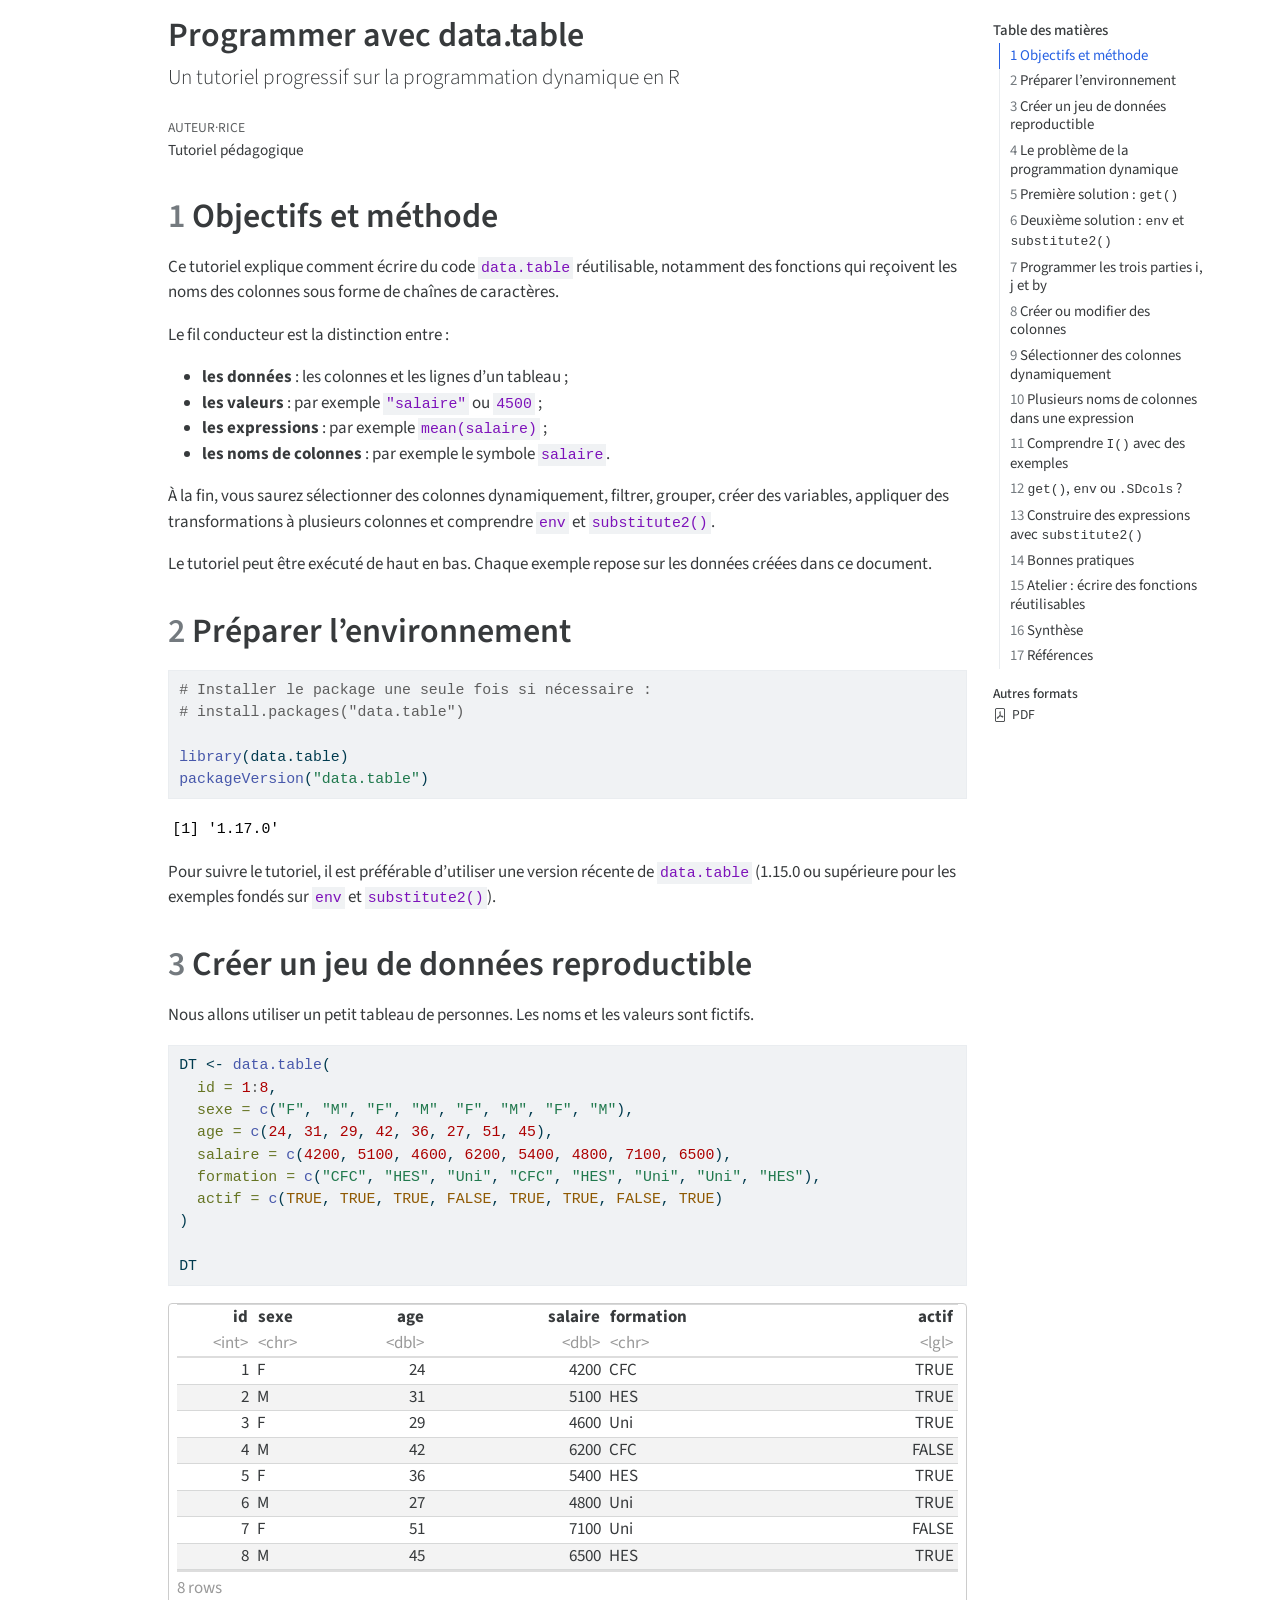
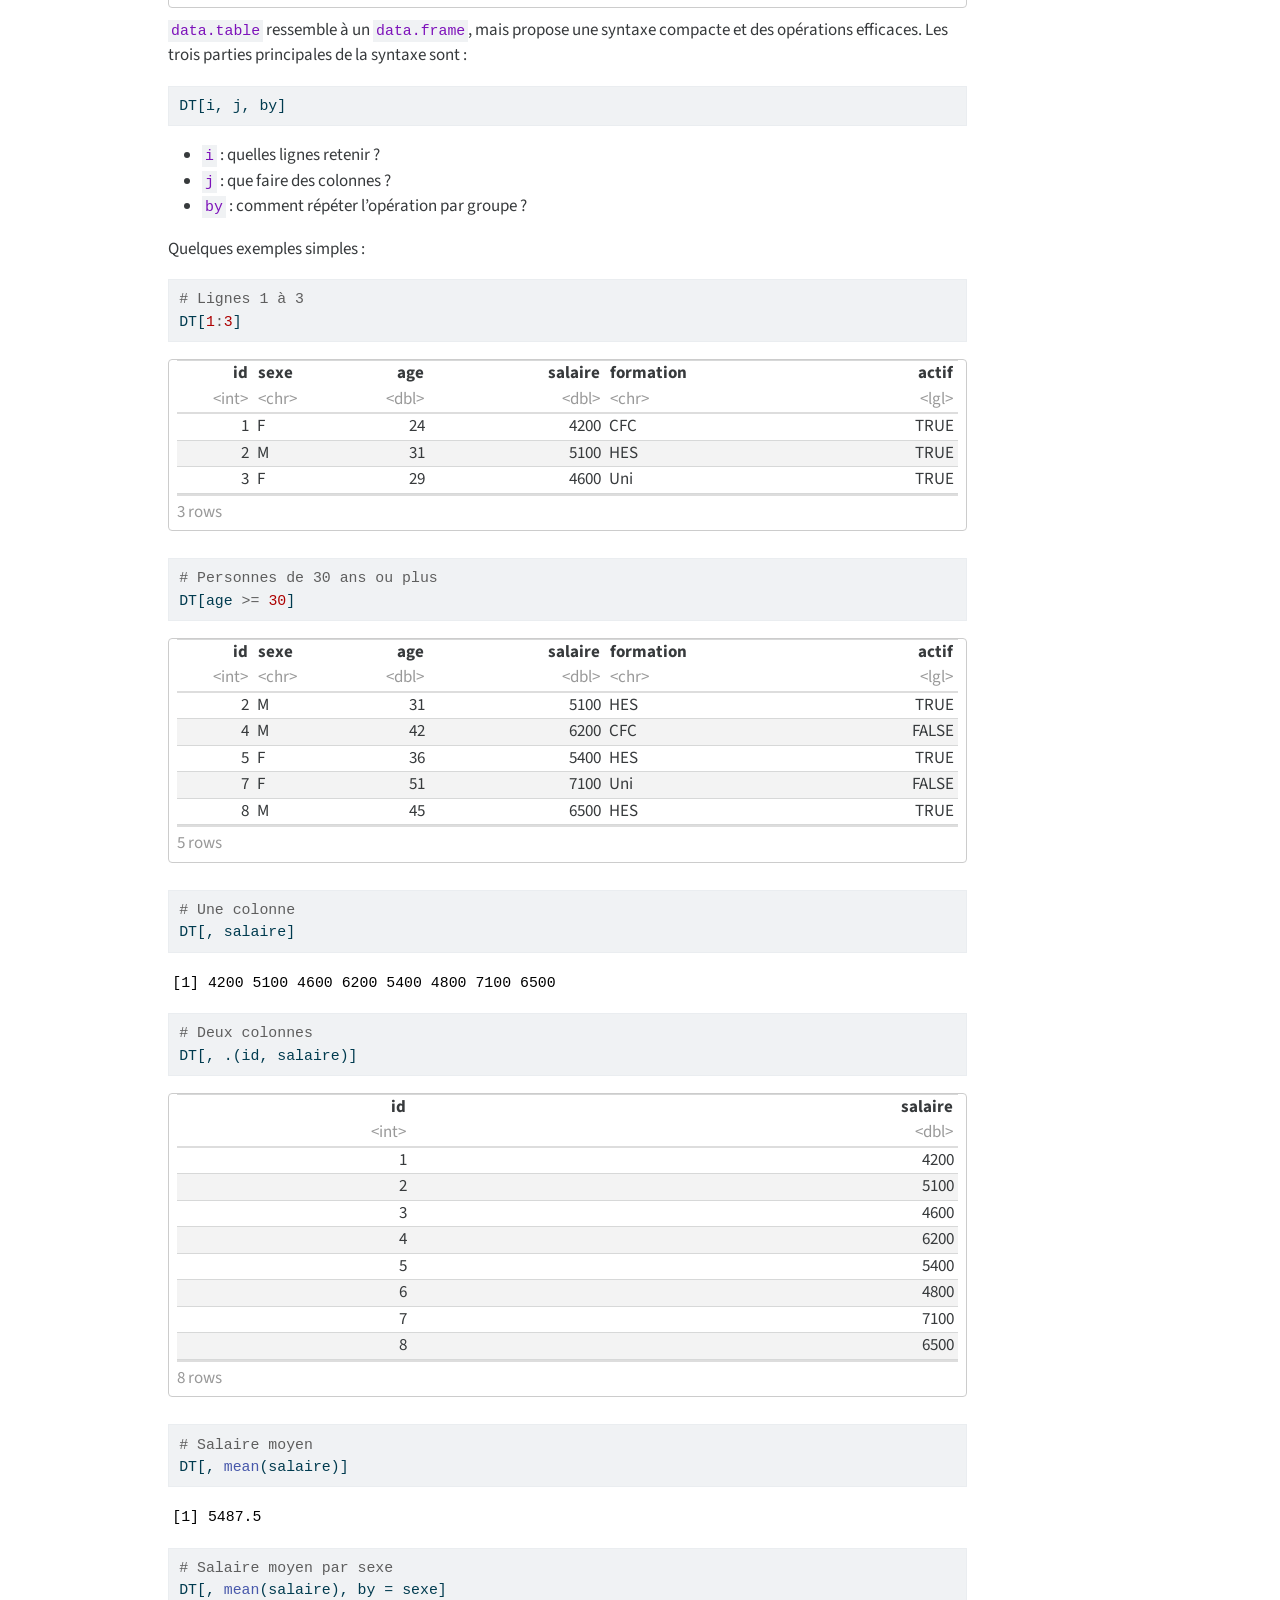
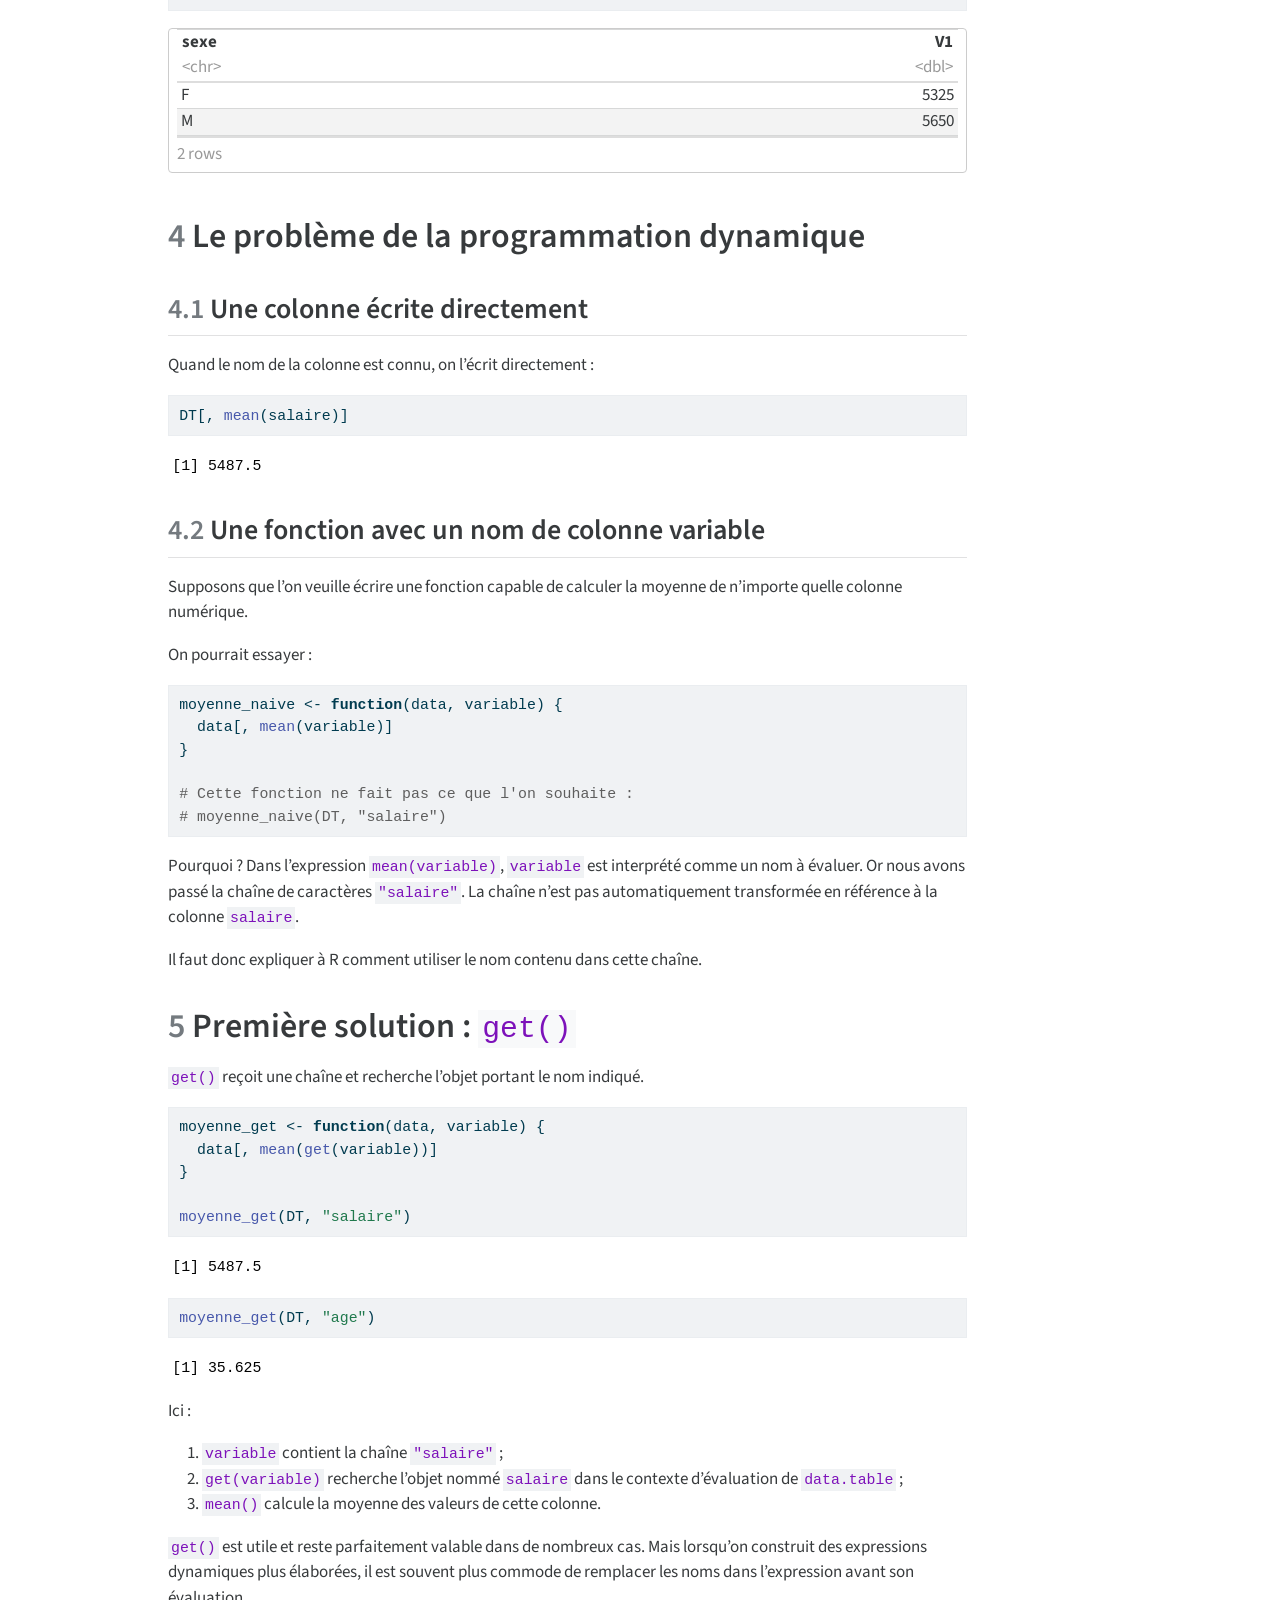
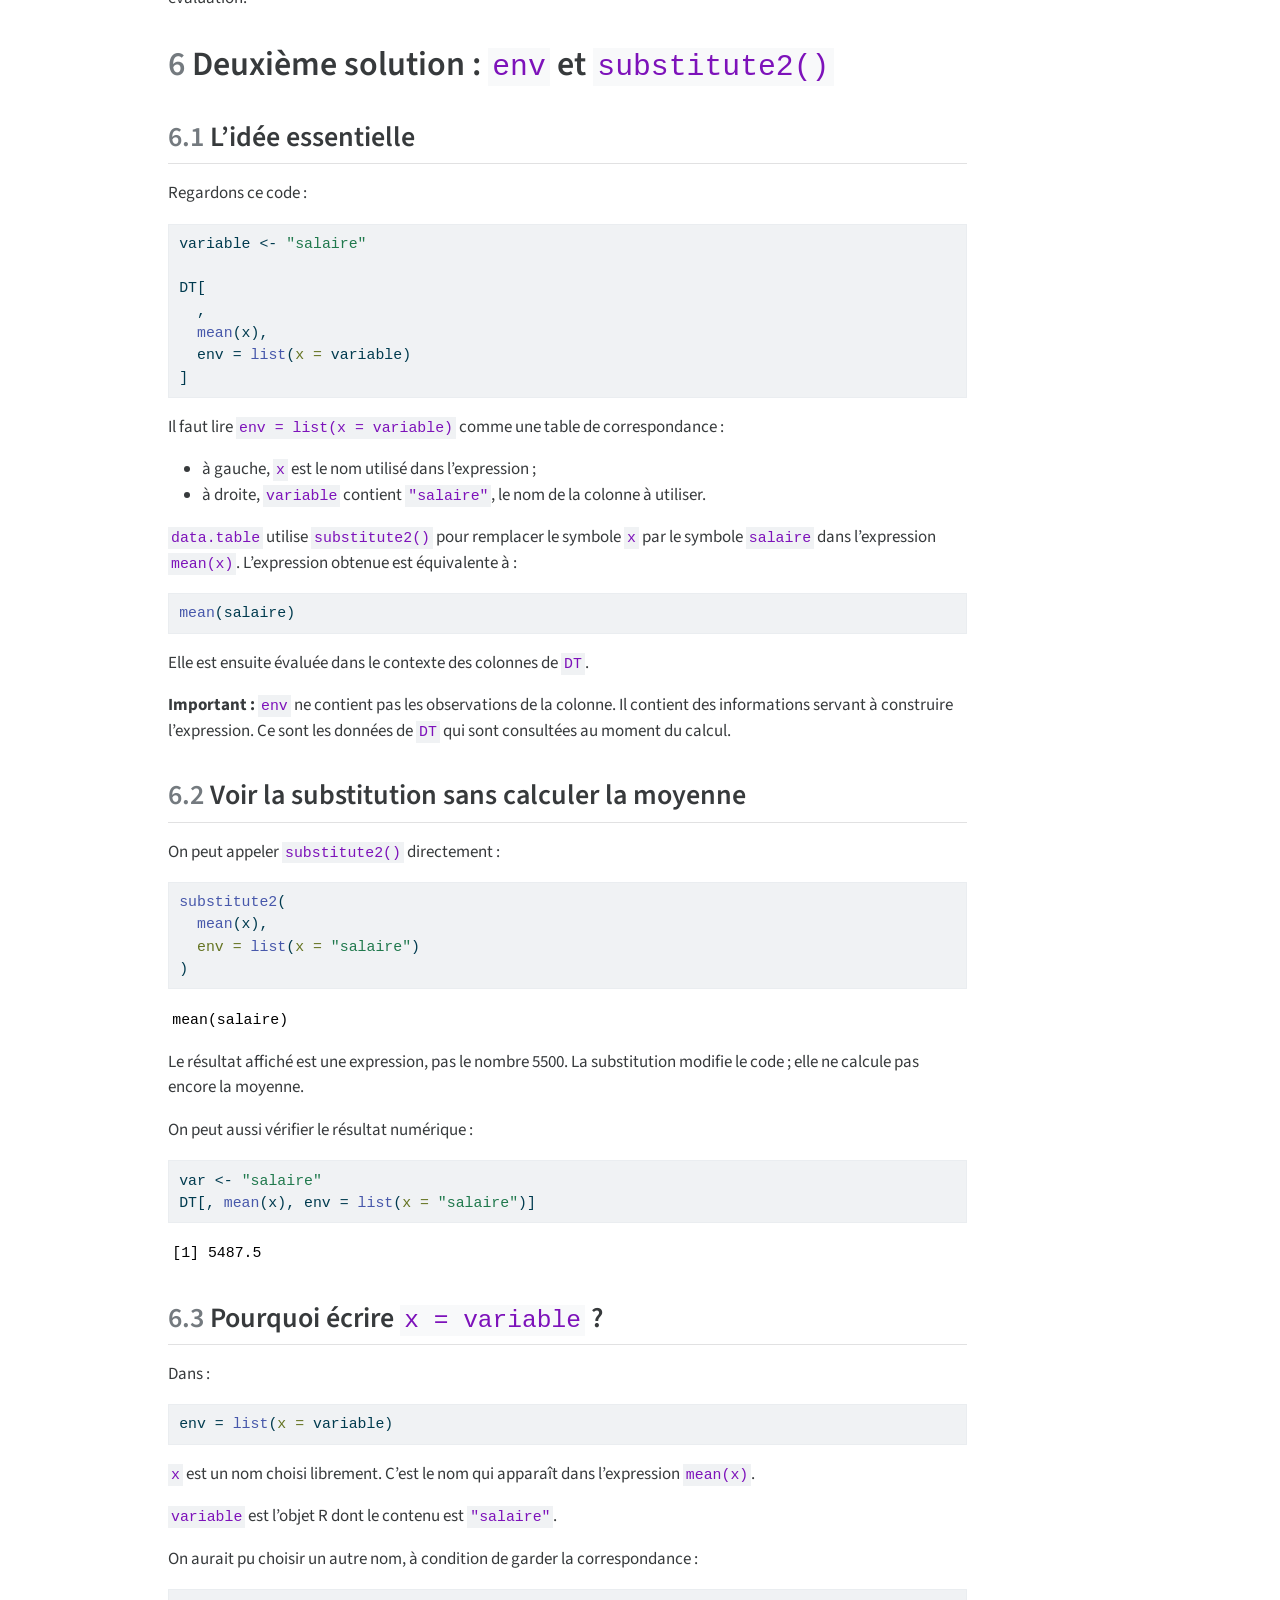
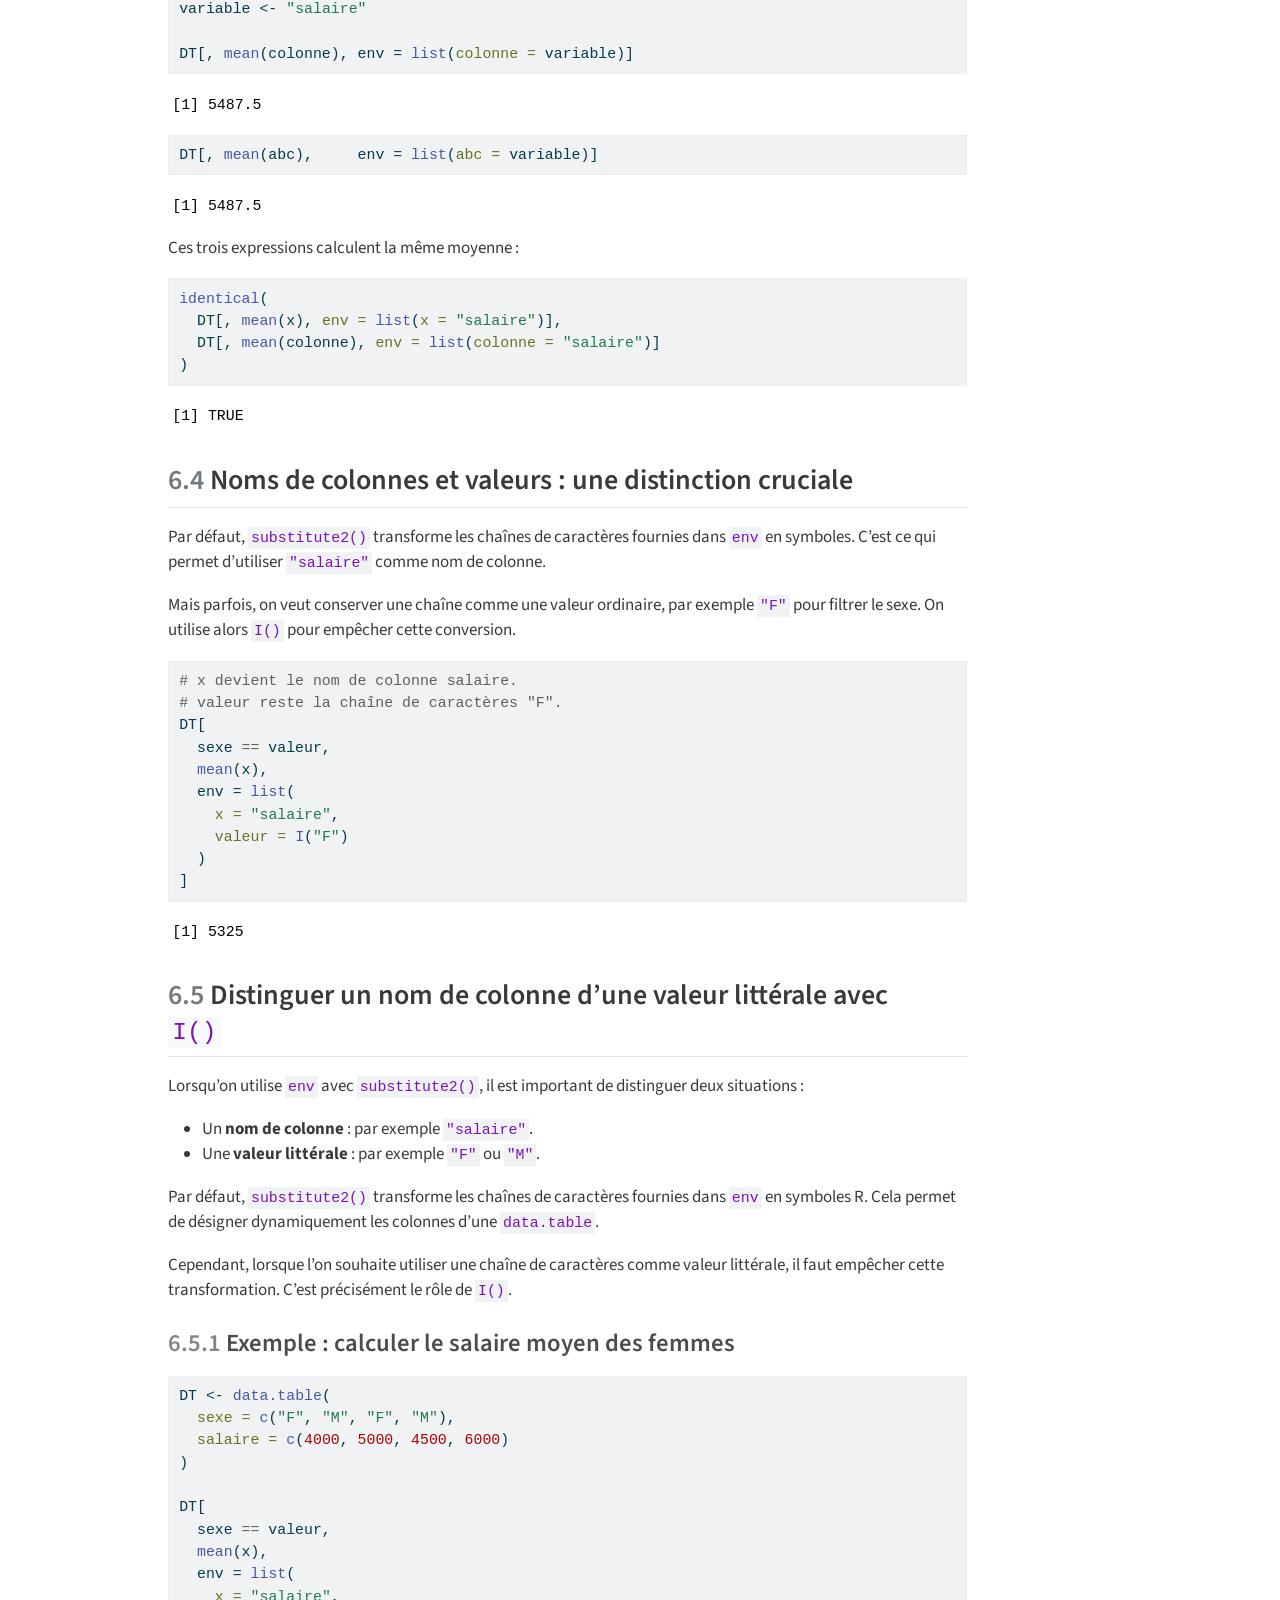
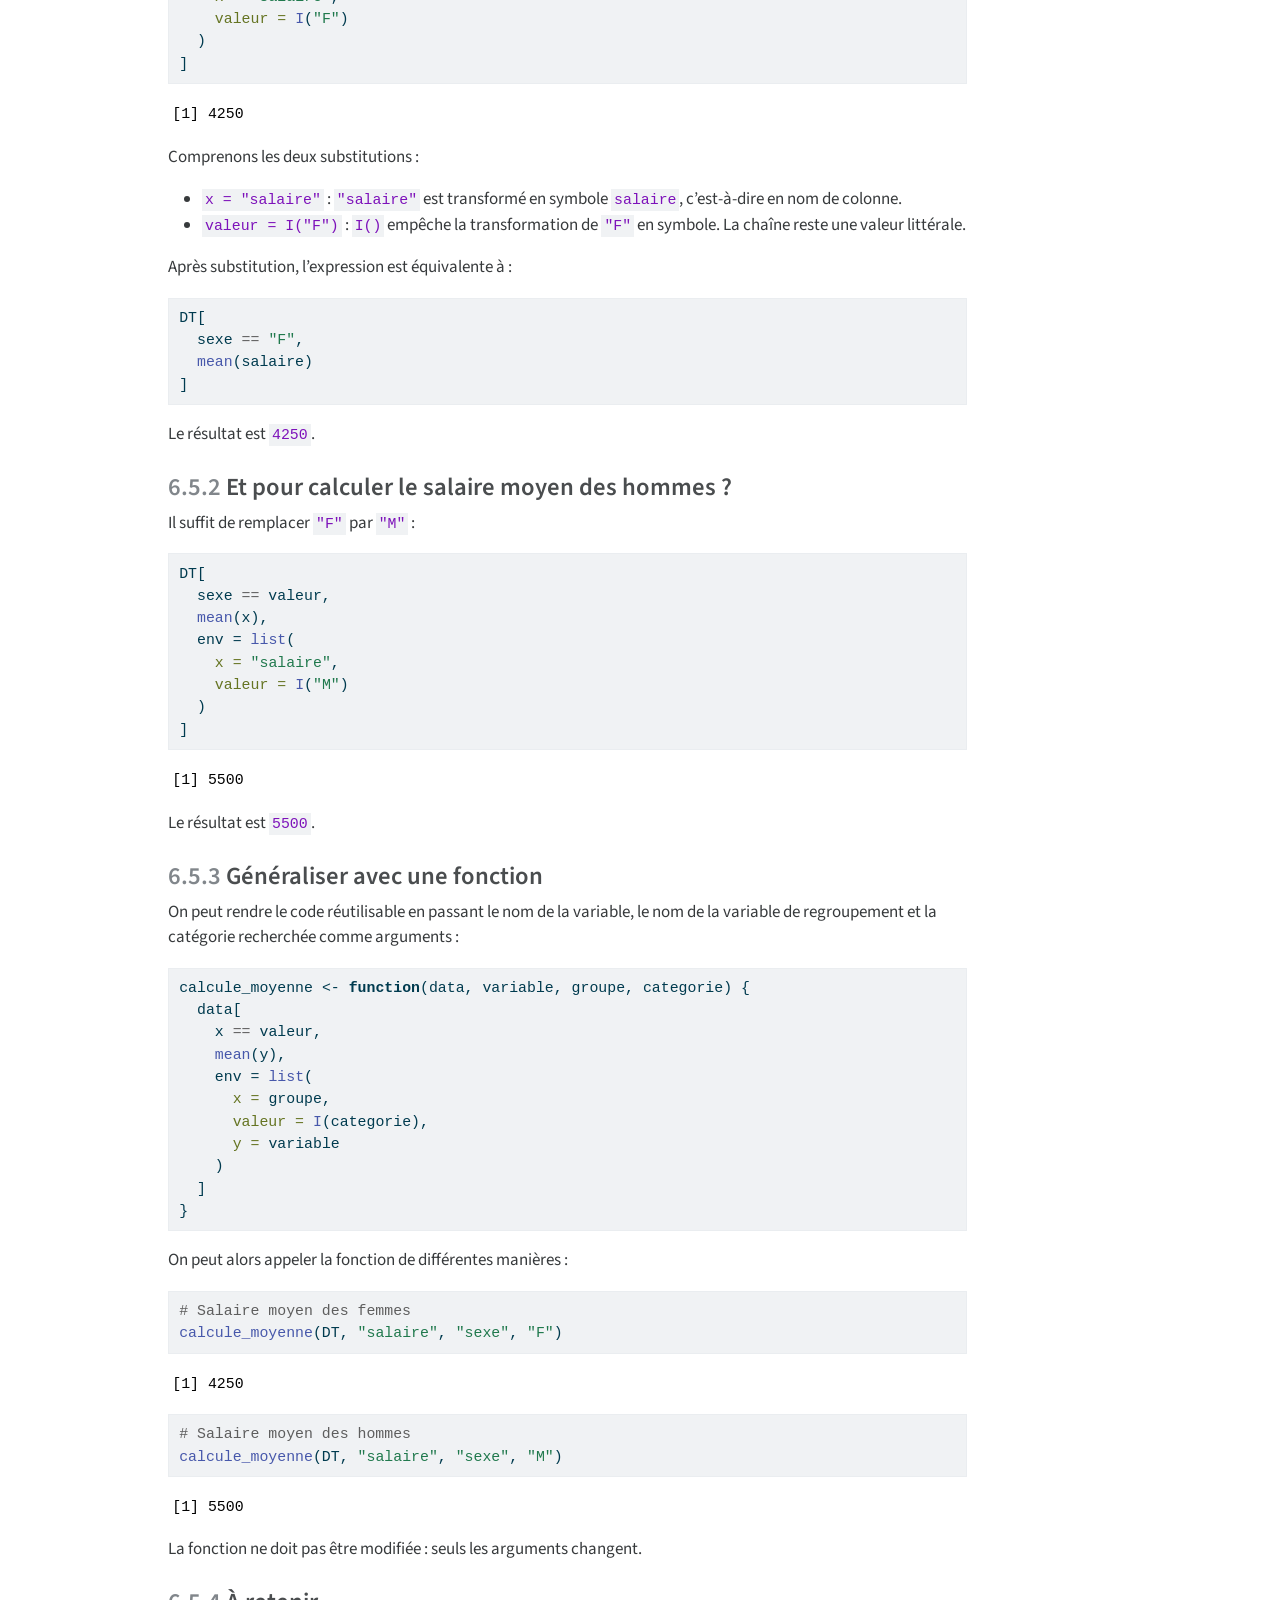
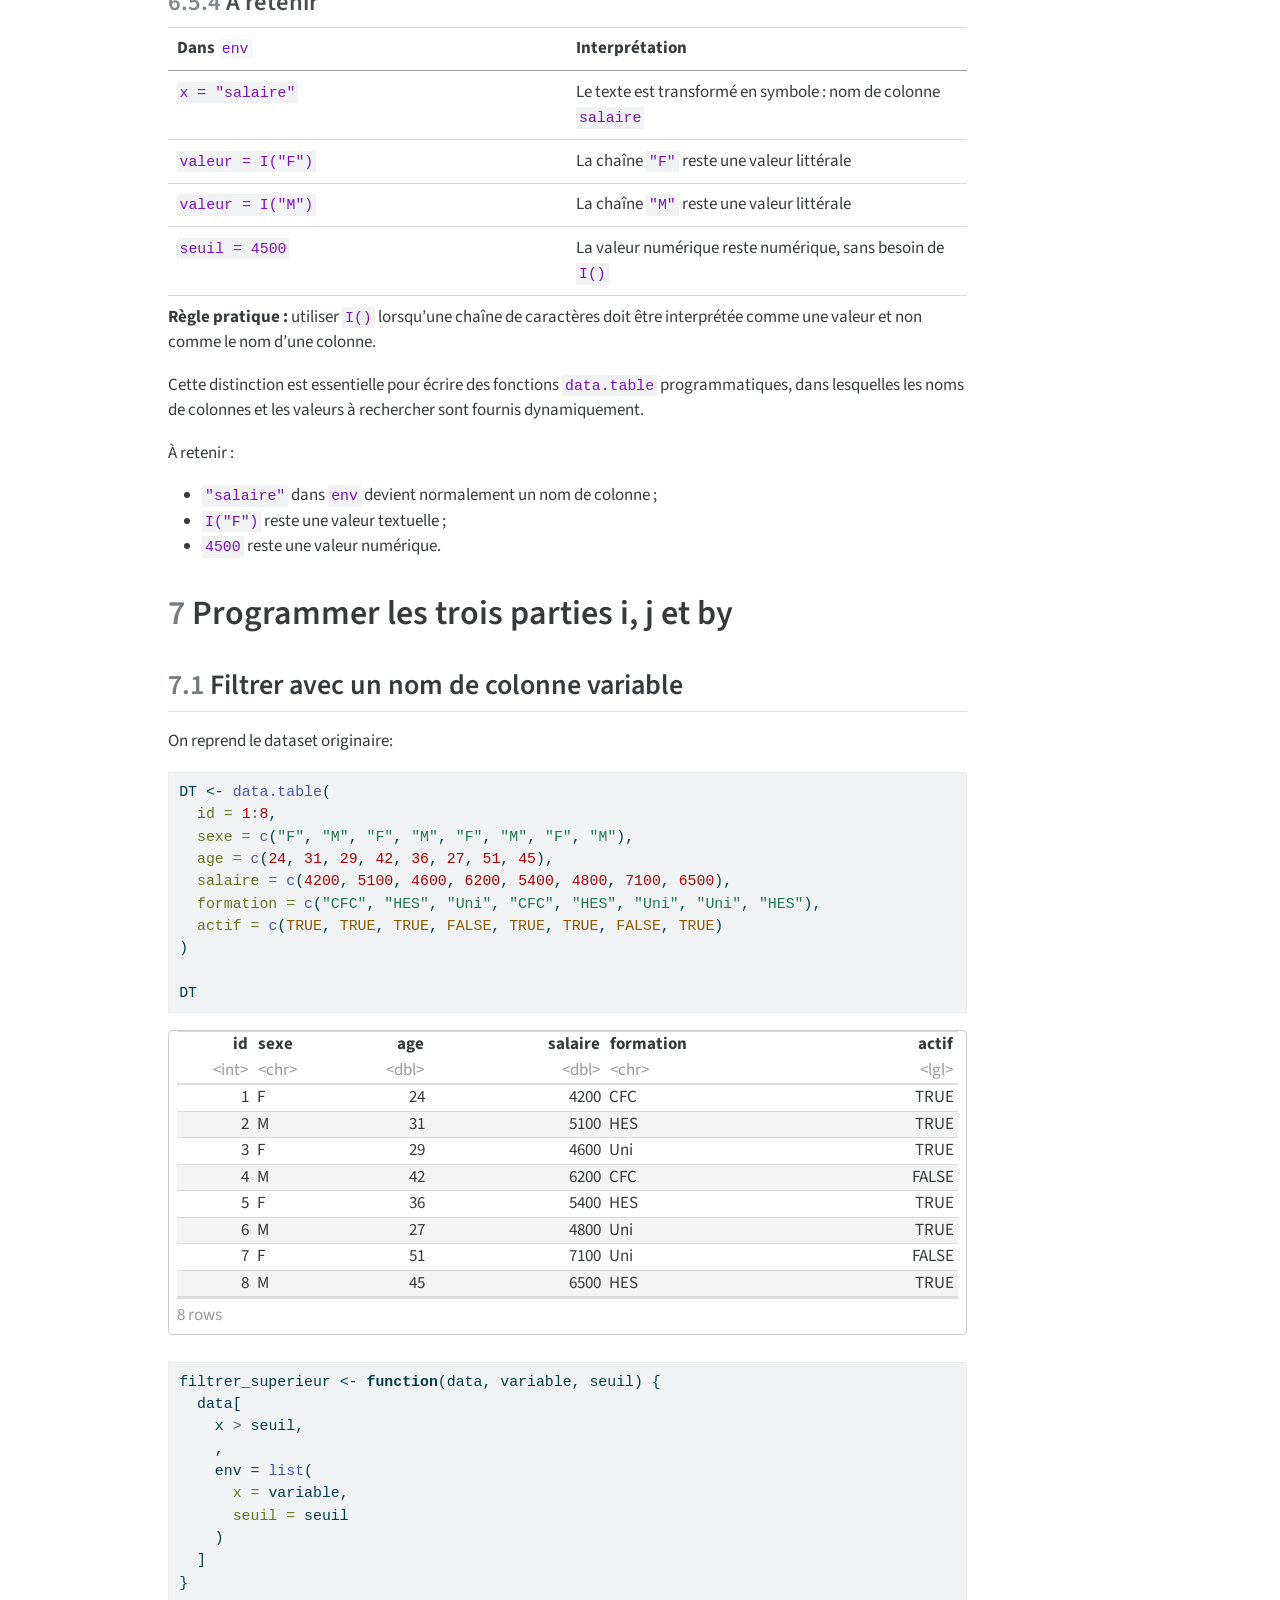
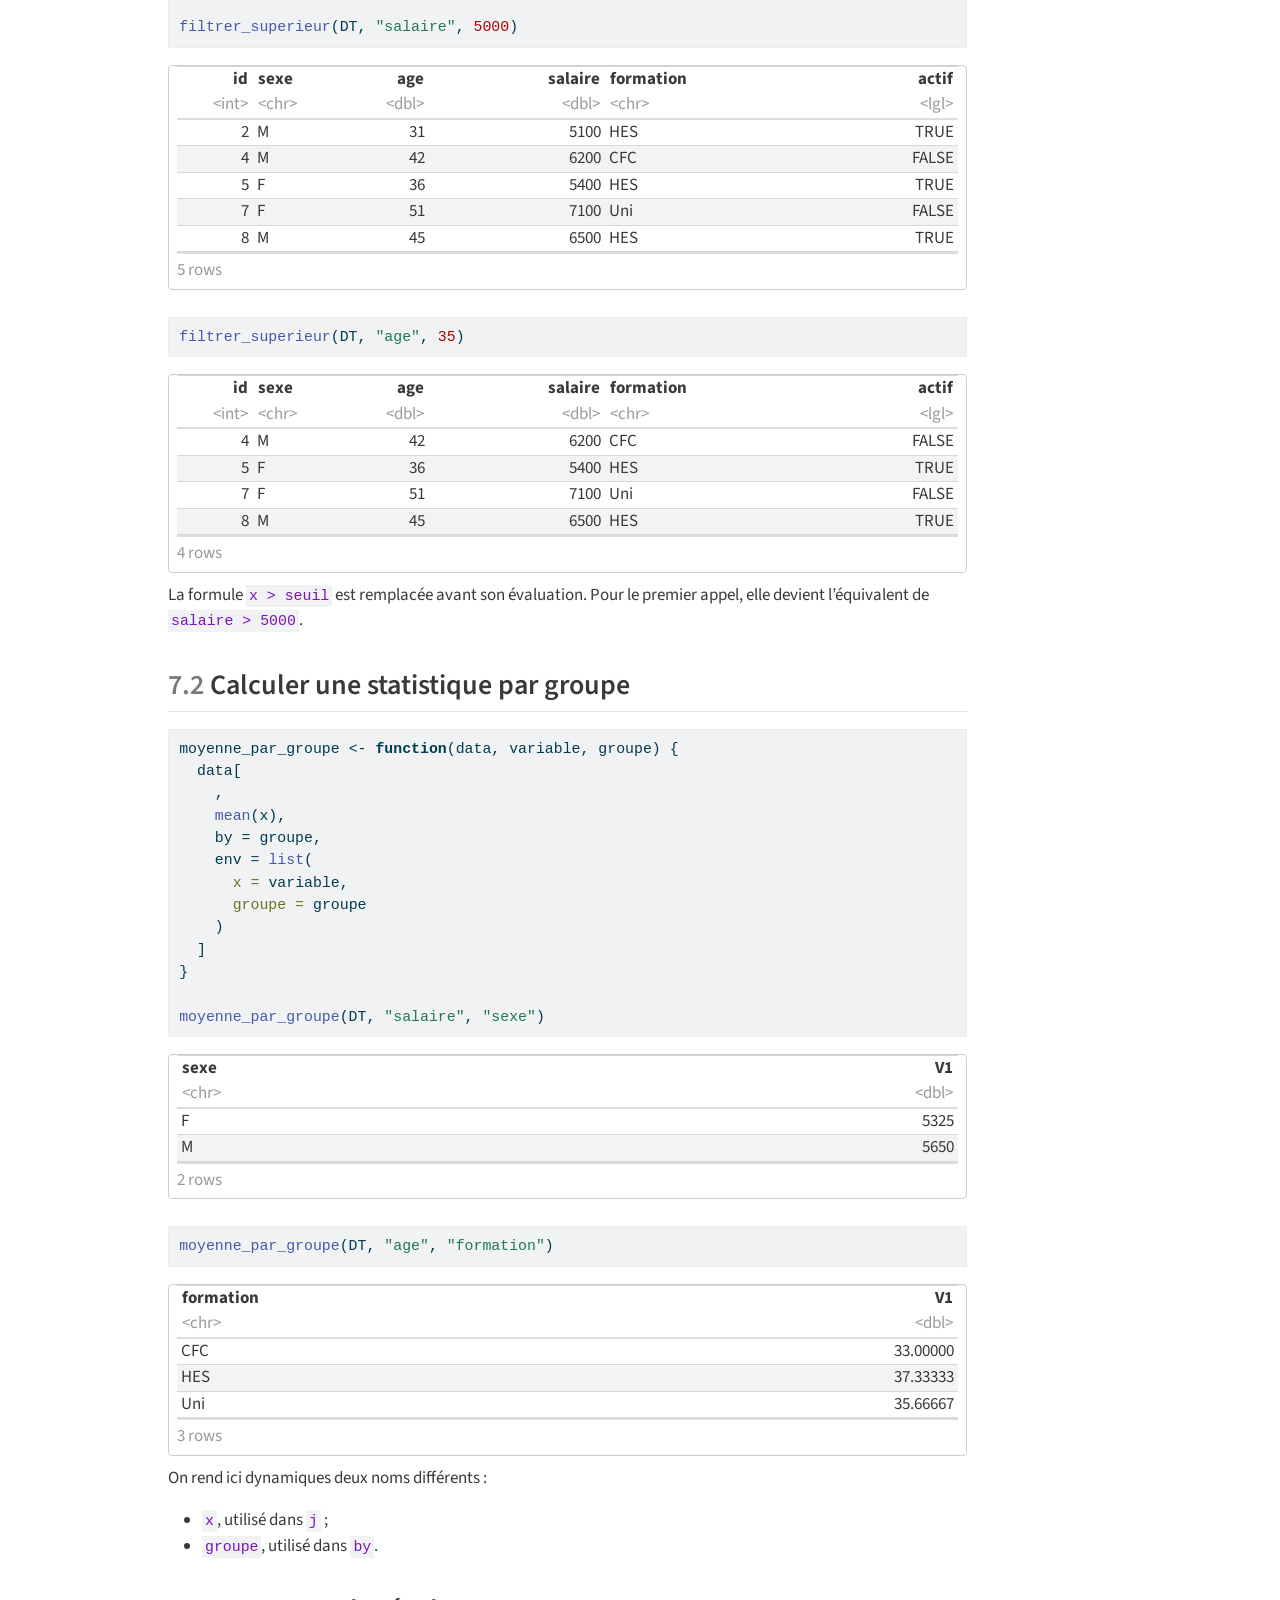
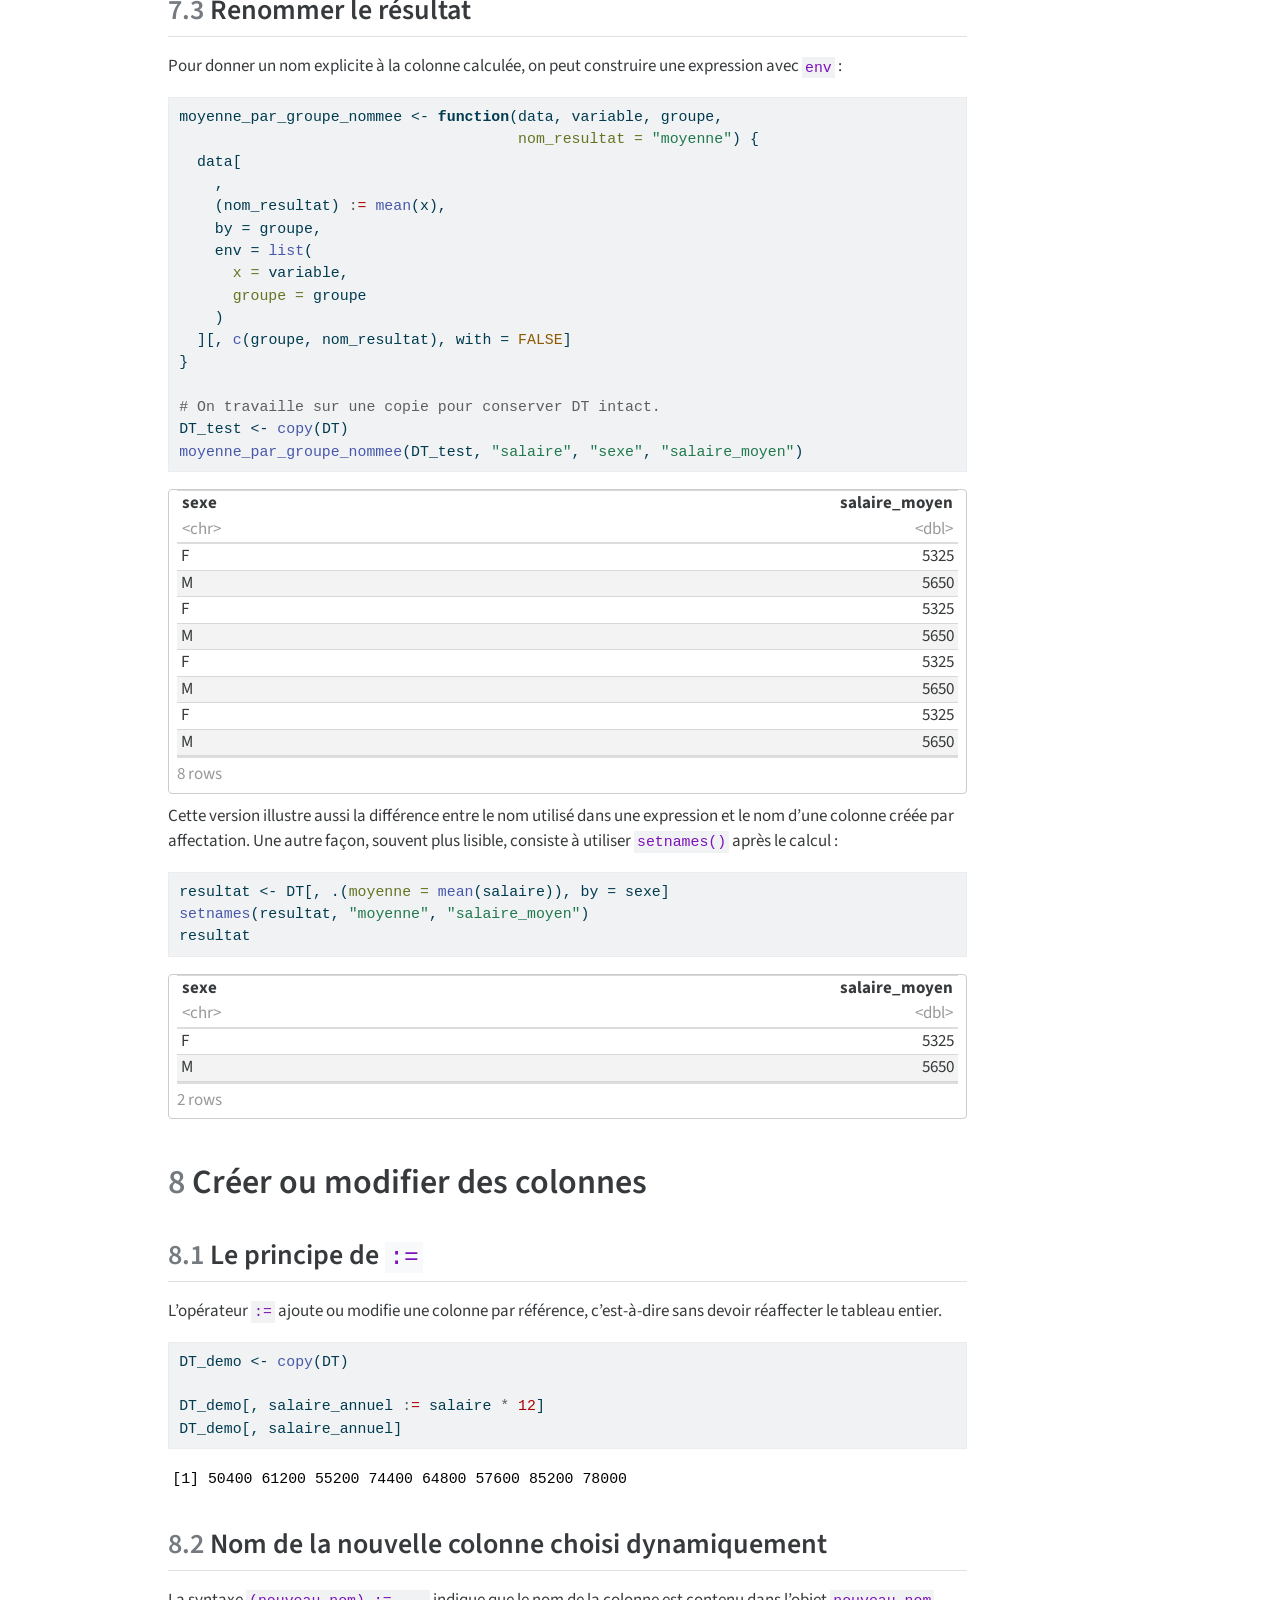
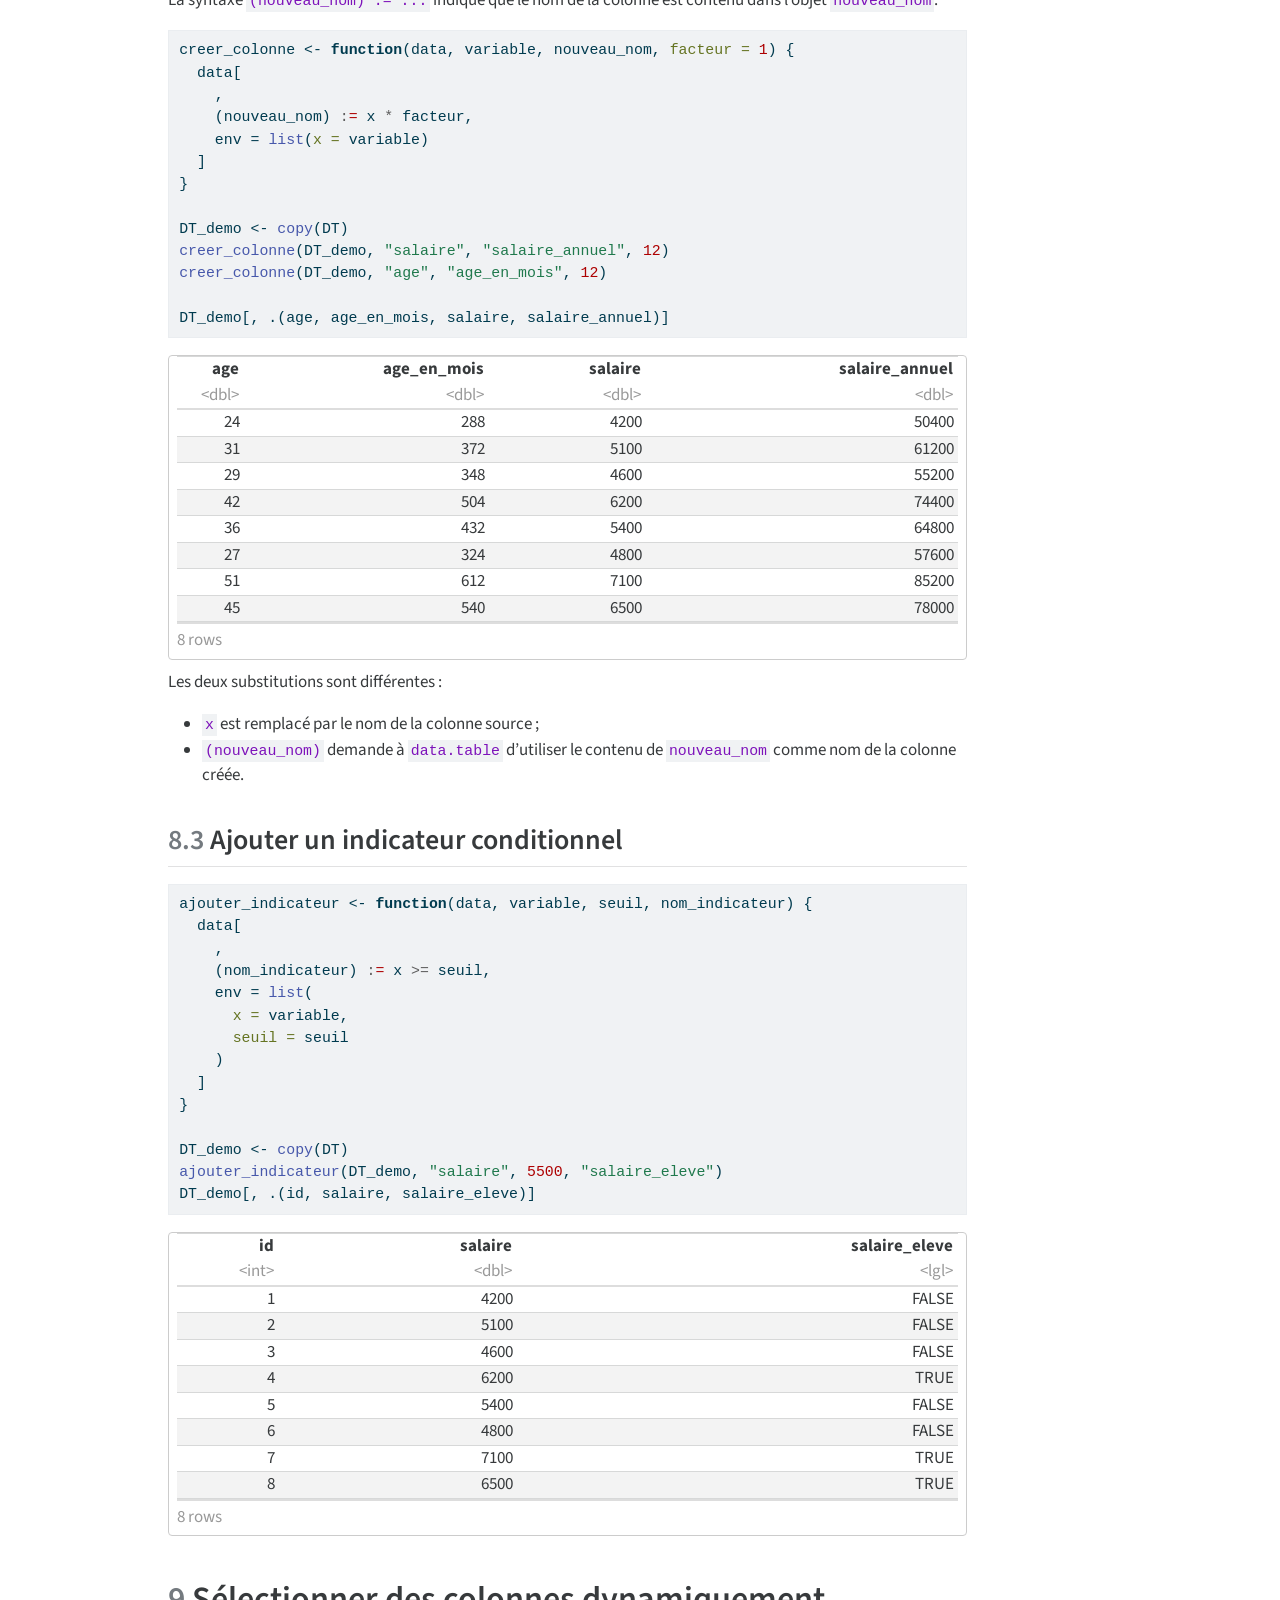
<file: docs/tutoriel_programmation_data_table.html>
<!DOCTYPE html>
<html xmlns="http://www.w3.org/1999/xhtml" lang="fr" xml:lang="fr"><head>

<meta charset="utf-8">
<meta name="generator" content="quarto-1.10.20">

<meta name="viewport" content="width=device-width, initial-scale=1.0, user-scalable=yes">

<meta name="author" content="Tutoriel pédagogique">

<title>Programmer avec data.table</title>
<style>
/* Default styles provided by pandoc.
** See https://pandoc.org/MANUAL.html#variables-for-html for config info.
*/
span.smallcaps{font-variant: small-caps;}
div.columns{display: flex; gap: 1.5em;}
div.column{flex: auto;}
@media screen {
div.columns{gap: min(4vw, 1.5em);}
div.column{overflow-x: auto;}
}
div.hanging-indent{margin-left: 1.5em; text-indent: -1.5em;}
ul.task-list{list-style: none;}
ul.task-list li input[type="checkbox"] {
  width: 0.8em;
  margin: 0 0.8em 0.2em -1em; /* quarto-specific, see https://github.com/quarto-dev/quarto-cli/issues/4556 */ 
  vertical-align: middle;
}
/* CSS for syntax highlighting */
html { -webkit-text-size-adjust: 100%; }
pre > code.sourceCode { white-space: pre; position: relative; }
pre > code.sourceCode > span { display: inline-block; line-height: 1.25; }
pre > code.sourceCode > span:empty { height: 1.2em; }
.sourceCode { overflow: visible; }
code.sourceCode > span { color: inherit; text-decoration: inherit; }
div.sourceCode { margin: 1em 0; }
pre.sourceCode { margin: 0; }
@media screen {
div.sourceCode { overflow: auto; }
}
@media print {
pre > code.sourceCode { white-space: pre-wrap; }
pre > code.sourceCode > span { text-indent: -5em; padding-left: 5em; }
}
pre.numberSource code
  { counter-reset: source-line 0; }
pre.numberSource code > span
  { position: relative; left: -4em; counter-increment: source-line; }
pre.numberSource code > span > a:first-child::before
  { content: counter(source-line);
    position: relative; left: -1em; text-align: right; vertical-align: baseline;
    border: none; display: inline-block;
    -webkit-touch-callout: none; -webkit-user-select: none;
    -khtml-user-select: none; -moz-user-select: none;
    -ms-user-select: none; user-select: none;
    padding: 0 4px; width: 4em;
  }
pre.numberSource { margin-left: 3em;  padding-left: 4px; }
div.sourceCode
  {   }
@media screen {
pre > code.sourceCode > span > a:first-child::before { text-decoration: underline; }
}
</style>


<script src="tutoriel_programmation_data_table_files/libs/clipboard/clipboard.min.js"></script>
<script src="tutoriel_programmation_data_table_files/libs/quarto-html/quarto.js" type="module"></script>
<script src="tutoriel_programmation_data_table_files/libs/quarto-html/tabsets/tabsets.js" type="module"></script>
<script src="tutoriel_programmation_data_table_files/libs/quarto-html/popper.min.js"></script>
<script src="tutoriel_programmation_data_table_files/libs/quarto-html/tippy.umd.min.js"></script>
<script src="tutoriel_programmation_data_table_files/libs/quarto-html/anchor.min.js"></script>
<link href="tutoriel_programmation_data_table_files/libs/quarto-html/tippy.css" rel="stylesheet">
<link href="tutoriel_programmation_data_table_files/libs/quarto-html/quarto-syntax-highlighting-17888a1159294d3eb470f19f6f52f5a5.css" rel="stylesheet" id="quarto-text-highlighting-styles">
<script src="tutoriel_programmation_data_table_files/libs/bootstrap/bootstrap.min.js"></script>
<link href="tutoriel_programmation_data_table_files/libs/bootstrap/bootstrap-icons.css" rel="stylesheet">
<link href="tutoriel_programmation_data_table_files/libs/bootstrap/bootstrap-90149ede68ca959310328622de74cb7a.min.css" rel="stylesheet" append-hash="true" id="quarto-bootstrap" data-mode="light">
<link href="tutoriel_programmation_data_table_files/libs/pagedtable-1.1/css/pagedtable.css" rel="stylesheet">
<script src="tutoriel_programmation_data_table_files/libs/pagedtable-1.1/js/pagedtable.js"></script>


</head>

<body class="quarto-light">

<div id="quarto-content" class="page-columns page-rows-contents page-layout-article">
<div id="quarto-margin-sidebar" class="sidebar margin-sidebar">
  <nav id="TOC" role="doc-toc" class="toc-active">
    <h2 id="toc-title">Table des matières</h2>
   
  <ul>
  <li><a href="#objectifs-et-méthode" id="toc-objectifs-et-méthode" class="nav-link active" data-scroll-target="#objectifs-et-méthode"><span class="header-section-number">1</span> Objectifs et méthode</a></li>
  <li><a href="#préparer-lenvironnement" id="toc-préparer-lenvironnement" class="nav-link" data-scroll-target="#préparer-lenvironnement"><span class="header-section-number">2</span> Préparer l’environnement</a></li>
  <li><a href="#créer-un-jeu-de-données-reproductible" id="toc-créer-un-jeu-de-données-reproductible" class="nav-link" data-scroll-target="#créer-un-jeu-de-données-reproductible"><span class="header-section-number">3</span> Créer un jeu de données reproductible</a></li>
  <li><a href="#le-problème-de-la-programmation-dynamique" id="toc-le-problème-de-la-programmation-dynamique" class="nav-link" data-scroll-target="#le-problème-de-la-programmation-dynamique"><span class="header-section-number">4</span> Le problème de la programmation dynamique</a>
  <ul class="collapse">
  <li><a href="#une-colonne-écrite-directement" id="toc-une-colonne-écrite-directement" class="nav-link" data-scroll-target="#une-colonne-écrite-directement"><span class="header-section-number">4.1</span> Une colonne écrite directement</a></li>
  <li><a href="#une-fonction-avec-un-nom-de-colonne-variable" id="toc-une-fonction-avec-un-nom-de-colonne-variable" class="nav-link" data-scroll-target="#une-fonction-avec-un-nom-de-colonne-variable"><span class="header-section-number">4.2</span> Une fonction avec un nom de colonne variable</a></li>
  </ul></li>
  <li><a href="#première-solution-get" id="toc-première-solution-get" class="nav-link" data-scroll-target="#première-solution-get"><span class="header-section-number">5</span> Première solution : <code>get()</code></a></li>
  <li><a href="#deuxième-solution-env-et-substitute2" id="toc-deuxième-solution-env-et-substitute2" class="nav-link" data-scroll-target="#deuxième-solution-env-et-substitute2"><span class="header-section-number">6</span> Deuxième solution : <code>env</code> et <code>substitute2()</code></a>
  <ul class="collapse">
  <li><a href="#lidée-essentielle" id="toc-lidée-essentielle" class="nav-link" data-scroll-target="#lidée-essentielle"><span class="header-section-number">6.1</span> L’idée essentielle</a></li>
  <li><a href="#voir-la-substitution-sans-calculer-la-moyenne" id="toc-voir-la-substitution-sans-calculer-la-moyenne" class="nav-link" data-scroll-target="#voir-la-substitution-sans-calculer-la-moyenne"><span class="header-section-number">6.2</span> Voir la substitution sans calculer la moyenne</a></li>
  <li><a href="#pourquoi-écrire-x-variable" id="toc-pourquoi-écrire-x-variable" class="nav-link" data-scroll-target="#pourquoi-écrire-x-variable"><span class="header-section-number">6.3</span> Pourquoi écrire <code>x = variable</code> ?</a></li>
  <li><a href="#noms-de-colonnes-et-valeurs-une-distinction-cruciale" id="toc-noms-de-colonnes-et-valeurs-une-distinction-cruciale" class="nav-link" data-scroll-target="#noms-de-colonnes-et-valeurs-une-distinction-cruciale"><span class="header-section-number">6.4</span> Noms de colonnes et valeurs : une distinction cruciale</a></li>
  <li><a href="#distinguer-un-nom-de-colonne-dune-valeur-littérale-avec-i" id="toc-distinguer-un-nom-de-colonne-dune-valeur-littérale-avec-i" class="nav-link" data-scroll-target="#distinguer-un-nom-de-colonne-dune-valeur-littérale-avec-i"><span class="header-section-number">6.5</span> Distinguer un nom de colonne d’une valeur littérale avec <code>I()</code></a>
  <ul class="collapse">
  <li><a href="#exemple-calculer-le-salaire-moyen-des-femmes" id="toc-exemple-calculer-le-salaire-moyen-des-femmes" class="nav-link" data-scroll-target="#exemple-calculer-le-salaire-moyen-des-femmes"><span class="header-section-number">6.5.1</span> Exemple : calculer le salaire moyen des femmes</a></li>
  <li><a href="#et-pour-calculer-le-salaire-moyen-des-hommes" id="toc-et-pour-calculer-le-salaire-moyen-des-hommes" class="nav-link" data-scroll-target="#et-pour-calculer-le-salaire-moyen-des-hommes"><span class="header-section-number">6.5.2</span> Et pour calculer le salaire moyen des hommes ?</a></li>
  <li><a href="#généraliser-avec-une-fonction" id="toc-généraliser-avec-une-fonction" class="nav-link" data-scroll-target="#généraliser-avec-une-fonction"><span class="header-section-number">6.5.3</span> Généraliser avec une fonction</a></li>
  <li><a href="#à-retenir" id="toc-à-retenir" class="nav-link" data-scroll-target="#à-retenir"><span class="header-section-number">6.5.4</span> À retenir</a></li>
  </ul></li>
  </ul></li>
  <li><a href="#programmer-les-trois-parties-i-j-et-by" id="toc-programmer-les-trois-parties-i-j-et-by" class="nav-link" data-scroll-target="#programmer-les-trois-parties-i-j-et-by"><span class="header-section-number">7</span> Programmer les trois parties i, j et by</a>
  <ul class="collapse">
  <li><a href="#filtrer-avec-un-nom-de-colonne-variable" id="toc-filtrer-avec-un-nom-de-colonne-variable" class="nav-link" data-scroll-target="#filtrer-avec-un-nom-de-colonne-variable"><span class="header-section-number">7.1</span> Filtrer avec un nom de colonne variable</a></li>
  <li><a href="#calculer-une-statistique-par-groupe" id="toc-calculer-une-statistique-par-groupe" class="nav-link" data-scroll-target="#calculer-une-statistique-par-groupe"><span class="header-section-number">7.2</span> Calculer une statistique par groupe</a></li>
  <li><a href="#renommer-le-résultat" id="toc-renommer-le-résultat" class="nav-link" data-scroll-target="#renommer-le-résultat"><span class="header-section-number">7.3</span> Renommer le résultat</a></li>
  </ul></li>
  <li><a href="#créer-ou-modifier-des-colonnes" id="toc-créer-ou-modifier-des-colonnes" class="nav-link" data-scroll-target="#créer-ou-modifier-des-colonnes"><span class="header-section-number">8</span> Créer ou modifier des colonnes</a>
  <ul class="collapse">
  <li><a href="#le-principe-de" id="toc-le-principe-de" class="nav-link" data-scroll-target="#le-principe-de"><span class="header-section-number">8.1</span> Le principe de <code>:=</code></a></li>
  <li><a href="#nom-de-la-nouvelle-colonne-choisi-dynamiquement" id="toc-nom-de-la-nouvelle-colonne-choisi-dynamiquement" class="nav-link" data-scroll-target="#nom-de-la-nouvelle-colonne-choisi-dynamiquement"><span class="header-section-number">8.2</span> Nom de la nouvelle colonne choisi dynamiquement</a></li>
  <li><a href="#ajouter-un-indicateur-conditionnel" id="toc-ajouter-un-indicateur-conditionnel" class="nav-link" data-scroll-target="#ajouter-un-indicateur-conditionnel"><span class="header-section-number">8.3</span> Ajouter un indicateur conditionnel</a></li>
  </ul></li>
  <li><a href="#sélectionner-des-colonnes-dynamiquement" id="toc-sélectionner-des-colonnes-dynamiquement" class="nav-link" data-scroll-target="#sélectionner-des-colonnes-dynamiquement"><span class="header-section-number">9</span> Sélectionner des colonnes dynamiquement</a>
  <ul class="collapse">
  <li><a href="#méthode-simple-.sdcols" id="toc-méthode-simple-.sdcols" class="nav-link" data-scroll-target="#méthode-simple-.sdcols"><span class="header-section-number">9.1</span> Méthode simple : <code>.SDcols</code></a></li>
  <li><a href="#sélectionner-des-colonnes-avec-.." id="toc-sélectionner-des-colonnes-avec-.." class="nav-link" data-scroll-target="#sélectionner-des-colonnes-avec-.."><span class="header-section-number">9.2</span> Sélectionner des colonnes avec <code>..</code></a></li>
  </ul></li>
  <li><a href="#plusieurs-noms-de-colonnes-dans-une-expression" id="toc-plusieurs-noms-de-colonnes-dans-une-expression" class="nav-link" data-scroll-target="#plusieurs-noms-de-colonnes-dans-une-expression"><span class="header-section-number">10</span> Plusieurs noms de colonnes dans une expression</a></li>
  <li><a href="#comprendre-i-avec-des-exemples" id="toc-comprendre-i-avec-des-exemples" class="nav-link" data-scroll-target="#comprendre-i-avec-des-exemples"><span class="header-section-number">11</span> Comprendre <code>I()</code> avec des exemples</a></li>
  <li><a href="#get-env-ou-.sdcols" id="toc-get-env-ou-.sdcols" class="nav-link" data-scroll-target="#get-env-ou-.sdcols"><span class="header-section-number">12</span> <code>get()</code>, <code>env</code> ou <code>.SDcols</code> ?</a>
  <ul class="collapse">
  <li><a href="#comparer-get-et-env" id="toc-comparer-get-et-env" class="nav-link" data-scroll-target="#comparer-get-et-env"><span class="header-section-number">12.1</span> Comparer <code>get()</code> et <code>env</code></a></li>
  </ul></li>
  <li><a href="#construire-des-expressions-avec-substitute2" id="toc-construire-des-expressions-avec-substitute2" class="nav-link" data-scroll-target="#construire-des-expressions-avec-substitute2"><span class="header-section-number">13</span> Construire des expressions avec <code>substitute2()</code></a>
  <ul class="collapse">
  <li><a href="#examiner-une-expression" id="toc-examiner-une-expression" class="nav-link" data-scroll-target="#examiner-une-expression"><span class="header-section-number">13.1</span> Examiner une expression</a></li>
  <li><a href="#examiner-puis-utiliser-une-expression" id="toc-examiner-puis-utiliser-une-expression" class="nav-link" data-scroll-target="#examiner-puis-utiliser-une-expression"><span class="header-section-number">13.2</span> Examiner puis utiliser une expression</a></li>
  </ul></li>
  <li><a href="#bonnes-pratiques" id="toc-bonnes-pratiques" class="nav-link" data-scroll-target="#bonnes-pratiques"><span class="header-section-number">14</span> Bonnes pratiques</a>
  <ul class="collapse">
  <li><a href="#ne-pas-rendre-tout-dynamique-sans-raison" id="toc-ne-pas-rendre-tout-dynamique-sans-raison" class="nav-link" data-scroll-target="#ne-pas-rendre-tout-dynamique-sans-raison"><span class="header-section-number">14.1</span> 1. Ne pas rendre tout dynamique sans raison</a></li>
  <li><a href="#choisir-la-méthode-la-plus-simple" id="toc-choisir-la-méthode-la-plus-simple" class="nav-link" data-scroll-target="#choisir-la-méthode-la-plus-simple"><span class="header-section-number">14.2</span> 2. Choisir la méthode la plus simple</a></li>
  <li><a href="#utiliser-copy-avant-une-modification-si-loriginal-doit-être-conservé" id="toc-utiliser-copy-avant-une-modification-si-loriginal-doit-être-conservé" class="nav-link" data-scroll-target="#utiliser-copy-avant-une-modification-si-loriginal-doit-être-conservé"><span class="header-section-number">14.3</span> 3. Utiliser <code>copy()</code> avant une modification si l’original doit être conservé</a></li>
  <li><a href="#vérifier-les-noms-de-colonnes-reçus" id="toc-vérifier-les-noms-de-colonnes-reçus" class="nav-link" data-scroll-target="#vérifier-les-noms-de-colonnes-reçus"><span class="header-section-number">14.4</span> 4. Vérifier les noms de colonnes reçus</a></li>
  <li><a href="#utiliser-verbose-true-pour-comprendre" id="toc-utiliser-verbose-true-pour-comprendre" class="nav-link" data-scroll-target="#utiliser-verbose-true-pour-comprendre"><span class="header-section-number">14.5</span> 5. Utiliser <code>verbose = TRUE</code> pour comprendre</a></li>
  </ul></li>
  <li><a href="#atelier-écrire-des-fonctions-réutilisables" id="toc-atelier-écrire-des-fonctions-réutilisables" class="nav-link" data-scroll-target="#atelier-écrire-des-fonctions-réutilisables"><span class="header-section-number">15</span> Atelier : écrire des fonctions réutilisables</a>
  <ul class="collapse">
  <li><a href="#exercice-1-une-moyenne-dynamique" id="toc-exercice-1-une-moyenne-dynamique" class="nav-link" data-scroll-target="#exercice-1-une-moyenne-dynamique"><span class="header-section-number">15.1</span> Exercice 1 — Une moyenne dynamique</a></li>
  <li><a href="#exercice-2-filtrer-avec-un-seuil-dynamique" id="toc-exercice-2-filtrer-avec-un-seuil-dynamique" class="nav-link" data-scroll-target="#exercice-2-filtrer-avec-un-seuil-dynamique"><span class="header-section-number">15.2</span> Exercice 2 — Filtrer avec un seuil dynamique</a></li>
  <li><a href="#exercice-3-une-moyenne-par-groupe" id="toc-exercice-3-une-moyenne-par-groupe" class="nav-link" data-scroll-target="#exercice-3-une-moyenne-par-groupe"><span class="header-section-number">15.3</span> Exercice 3 — Une moyenne par groupe</a></li>
  <li><a href="#exercice-4-transformer-plusieurs-colonnes" id="toc-exercice-4-transformer-plusieurs-colonnes" class="nav-link" data-scroll-target="#exercice-4-transformer-plusieurs-colonnes"><span class="header-section-number">15.4</span> Exercice 4 — Transformer plusieurs colonnes</a></li>
  <li><a href="#exercice-5-ajouter-un-indicateur-de-manière-générique" id="toc-exercice-5-ajouter-un-indicateur-de-manière-générique" class="nav-link" data-scroll-target="#exercice-5-ajouter-un-indicateur-de-manière-générique"><span class="header-section-number">15.5</span> Exercice 5 — Ajouter un indicateur de manière générique</a></li>
  </ul></li>
  <li><a href="#synthèse" id="toc-synthèse" class="nav-link" data-scroll-target="#synthèse"><span class="header-section-number">16</span> Synthèse</a></li>
  <li><a href="#références" id="toc-références" class="nav-link" data-scroll-target="#références"><span class="header-section-number">17</span> Références</a></li>
  </ul>
<div class="quarto-alternate-formats"><h2>Autres formats</h2><ul><li><a href="tutoriel_programmation_data_table.pdf"><i class="bi bi-file-pdf"></i>PDF</a></li></ul></div></nav>
</div>
<main class="content" id="quarto-document-content">

<header id="title-block-header" class="quarto-title-block default">
<div class="quarto-title">
<h1 class="title">Programmer avec data.table</h1>
<p class="subtitle lead">Un tutoriel progressif sur la programmation dynamique en R</p>
</div>



<div class="quarto-title-meta">

    <div>
    <div class="quarto-title-meta-heading">Auteur·rice</div>
    <div class="quarto-title-meta-contents">
             <p>Tutoriel pédagogique </p>
          </div>
  </div>
    
  
    
  </div>
  


</header>


<section id="objectifs-et-méthode" class="level1" data-number="1">
<h1 data-number="1"><span class="header-section-number">1</span> Objectifs et méthode</h1>
<p>Ce tutoriel explique comment écrire du code <code>data.table</code> réutilisable, notamment des fonctions qui reçoivent les noms des colonnes sous forme de chaînes de caractères.</p>
<p>Le fil conducteur est la distinction entre :</p>
<ul>
<li><strong>les données</strong> : les colonnes et les lignes d’un tableau ;</li>
<li><strong>les valeurs</strong> : par exemple <code>"salaire"</code> ou <code>4500</code> ;</li>
<li><strong>les expressions</strong> : par exemple <code>mean(salaire)</code> ;</li>
<li><strong>les noms de colonnes</strong> : par exemple le symbole <code>salaire</code>.</li>
</ul>
<p>À la fin, vous saurez sélectionner des colonnes dynamiquement, filtrer, grouper, créer des variables, appliquer des transformations à plusieurs colonnes et comprendre <code>env</code> et <code>substitute2()</code>.</p>
<p>Le tutoriel peut être exécuté de haut en bas. Chaque exemple repose sur les données créées dans ce document.</p>
</section>
<section id="préparer-lenvironnement" class="level1" data-number="2">
<h1 data-number="2"><span class="header-section-number">2</span> Préparer l’environnement</h1>
<div class="cell">
<div class="code-copy-outer-scaffold"><div class="sourceCode cell-code" id="cb1"><pre class="sourceCode r code-with-copy"><code class="sourceCode r"><span id="cb1-1"><a href="#cb1-1" aria-hidden="true" tabindex="-1"></a><span class="co"># Installer le package une seule fois si nécessaire :</span></span>
<span id="cb1-2"><a href="#cb1-2" aria-hidden="true" tabindex="-1"></a><span class="co"># install.packages("data.table")</span></span>
<span id="cb1-3"><a href="#cb1-3" aria-hidden="true" tabindex="-1"></a></span>
<span id="cb1-4"><a href="#cb1-4" aria-hidden="true" tabindex="-1"></a><span class="fu">library</span>(data.table)</span>
<span id="cb1-5"><a href="#cb1-5" aria-hidden="true" tabindex="-1"></a><span class="fu">packageVersion</span>(<span class="st">"data.table"</span>)</span></code></pre></div><button title="Copier vers le presse-papier" class="code-copy-button"><i class="bi"></i></button></div>
<div class="cell-output cell-output-stdout">
<pre><code>[1] '1.17.0'</code></pre>
</div>
</div>
<p>Pour suivre le tutoriel, il est préférable d’utiliser une version récente de <code>data.table</code> (1.15.0 ou supérieure pour les exemples fondés sur <code>env</code> et <code>substitute2()</code>).</p>
</section>
<section id="créer-un-jeu-de-données-reproductible" class="level1" data-number="3">
<h1 data-number="3"><span class="header-section-number">3</span> Créer un jeu de données reproductible</h1>
<p>Nous allons utiliser un petit tableau de personnes. Les noms et les valeurs sont fictifs.</p>
<div class="cell">
<div class="code-copy-outer-scaffold"><div class="sourceCode cell-code" id="cb3"><pre class="sourceCode r code-with-copy"><code class="sourceCode r"><span id="cb3-1"><a href="#cb3-1" aria-hidden="true" tabindex="-1"></a>DT <span class="ot">&lt;-</span> <span class="fu">data.table</span>(</span>
<span id="cb3-2"><a href="#cb3-2" aria-hidden="true" tabindex="-1"></a>  <span class="at">id =</span> <span class="dv">1</span><span class="sc">:</span><span class="dv">8</span>,</span>
<span id="cb3-3"><a href="#cb3-3" aria-hidden="true" tabindex="-1"></a>  <span class="at">sexe =</span> <span class="fu">c</span>(<span class="st">"F"</span>, <span class="st">"M"</span>, <span class="st">"F"</span>, <span class="st">"M"</span>, <span class="st">"F"</span>, <span class="st">"M"</span>, <span class="st">"F"</span>, <span class="st">"M"</span>),</span>
<span id="cb3-4"><a href="#cb3-4" aria-hidden="true" tabindex="-1"></a>  <span class="at">age =</span> <span class="fu">c</span>(<span class="dv">24</span>, <span class="dv">31</span>, <span class="dv">29</span>, <span class="dv">42</span>, <span class="dv">36</span>, <span class="dv">27</span>, <span class="dv">51</span>, <span class="dv">45</span>),</span>
<span id="cb3-5"><a href="#cb3-5" aria-hidden="true" tabindex="-1"></a>  <span class="at">salaire =</span> <span class="fu">c</span>(<span class="dv">4200</span>, <span class="dv">5100</span>, <span class="dv">4600</span>, <span class="dv">6200</span>, <span class="dv">5400</span>, <span class="dv">4800</span>, <span class="dv">7100</span>, <span class="dv">6500</span>),</span>
<span id="cb3-6"><a href="#cb3-6" aria-hidden="true" tabindex="-1"></a>  <span class="at">formation =</span> <span class="fu">c</span>(<span class="st">"CFC"</span>, <span class="st">"HES"</span>, <span class="st">"Uni"</span>, <span class="st">"CFC"</span>, <span class="st">"HES"</span>, <span class="st">"Uni"</span>, <span class="st">"Uni"</span>, <span class="st">"HES"</span>),</span>
<span id="cb3-7"><a href="#cb3-7" aria-hidden="true" tabindex="-1"></a>  <span class="at">actif =</span> <span class="fu">c</span>(<span class="cn">TRUE</span>, <span class="cn">TRUE</span>, <span class="cn">TRUE</span>, <span class="cn">FALSE</span>, <span class="cn">TRUE</span>, <span class="cn">TRUE</span>, <span class="cn">FALSE</span>, <span class="cn">TRUE</span>)</span>
<span id="cb3-8"><a href="#cb3-8" aria-hidden="true" tabindex="-1"></a>)</span>
<span id="cb3-9"><a href="#cb3-9" aria-hidden="true" tabindex="-1"></a></span>
<span id="cb3-10"><a href="#cb3-10" aria-hidden="true" tabindex="-1"></a>DT</span></code></pre></div><button title="Copier vers le presse-papier" class="code-copy-button"><i class="bi"></i></button></div>
<div class="cell-output-display">
<div data-pagedtable="false">
  <script data-pagedtable-source="" type="application/json">
{"columns":[{"label":["id"],"name":[1],"type":["int"],"align":["right"]},{"label":["sexe"],"name":[2],"type":["chr"],"align":["left"]},{"label":["age"],"name":[3],"type":["dbl"],"align":["right"]},{"label":["salaire"],"name":[4],"type":["dbl"],"align":["right"]},{"label":["formation"],"name":[5],"type":["chr"],"align":["left"]},{"label":["actif"],"name":[6],"type":["lgl"],"align":["right"]}],"data":[{"1":"1","2":"F","3":"24","4":"4200","5":"CFC","6":"TRUE"},{"1":"2","2":"M","3":"31","4":"5100","5":"HES","6":"TRUE"},{"1":"3","2":"F","3":"29","4":"4600","5":"Uni","6":"TRUE"},{"1":"4","2":"M","3":"42","4":"6200","5":"CFC","6":"FALSE"},{"1":"5","2":"F","3":"36","4":"5400","5":"HES","6":"TRUE"},{"1":"6","2":"M","3":"27","4":"4800","5":"Uni","6":"TRUE"},{"1":"7","2":"F","3":"51","4":"7100","5":"Uni","6":"FALSE"},{"1":"8","2":"M","3":"45","4":"6500","5":"HES","6":"TRUE"}],"options":{"columns":{"min":{},"max":[10]},"rows":{"min":[10],"max":[10]},"pages":{}}}
  </script>
</div>
</div>
</div>
<p><code>data.table</code> ressemble à un <code>data.frame</code>, mais propose une syntaxe compacte et des opérations efficaces. Les trois parties principales de la syntaxe sont :</p>
<div class="code-copy-outer-scaffold"><div class="sourceCode" id="cb4"><pre class="sourceCode r code-with-copy"><code class="sourceCode r"><span id="cb4-1"><a href="#cb4-1" aria-hidden="true" tabindex="-1"></a>DT[i, j, by]</span></code></pre></div><button title="Copier vers le presse-papier" class="code-copy-button"><i class="bi"></i></button></div>
<ul>
<li><code>i</code> : quelles lignes retenir ?</li>
<li><code>j</code> : que faire des colonnes ?</li>
<li><code>by</code> : comment répéter l’opération par groupe ?</li>
</ul>
<p>Quelques exemples simples :</p>
<div class="cell">
<div class="code-copy-outer-scaffold"><div class="sourceCode cell-code" id="cb5"><pre class="sourceCode r code-with-copy"><code class="sourceCode r"><span id="cb5-1"><a href="#cb5-1" aria-hidden="true" tabindex="-1"></a><span class="co"># Lignes 1 à 3</span></span>
<span id="cb5-2"><a href="#cb5-2" aria-hidden="true" tabindex="-1"></a>DT[<span class="dv">1</span><span class="sc">:</span><span class="dv">3</span>]</span></code></pre></div><button title="Copier vers le presse-papier" class="code-copy-button"><i class="bi"></i></button></div>
<div class="cell-output-display">
<div data-pagedtable="false">
  <script data-pagedtable-source="" type="application/json">
{"columns":[{"label":["id"],"name":[1],"type":["int"],"align":["right"]},{"label":["sexe"],"name":[2],"type":["chr"],"align":["left"]},{"label":["age"],"name":[3],"type":["dbl"],"align":["right"]},{"label":["salaire"],"name":[4],"type":["dbl"],"align":["right"]},{"label":["formation"],"name":[5],"type":["chr"],"align":["left"]},{"label":["actif"],"name":[6],"type":["lgl"],"align":["right"]}],"data":[{"1":"1","2":"F","3":"24","4":"4200","5":"CFC","6":"TRUE"},{"1":"2","2":"M","3":"31","4":"5100","5":"HES","6":"TRUE"},{"1":"3","2":"F","3":"29","4":"4600","5":"Uni","6":"TRUE"}],"options":{"columns":{"min":{},"max":[10]},"rows":{"min":[10],"max":[10]},"pages":{}}}
  </script>
</div>
</div>
<div class="code-copy-outer-scaffold"><div class="sourceCode cell-code" id="cb6"><pre class="sourceCode r code-with-copy"><code class="sourceCode r"><span id="cb6-1"><a href="#cb6-1" aria-hidden="true" tabindex="-1"></a><span class="co"># Personnes de 30 ans ou plus</span></span>
<span id="cb6-2"><a href="#cb6-2" aria-hidden="true" tabindex="-1"></a>DT[age <span class="sc">&gt;=</span> <span class="dv">30</span>]</span></code></pre></div><button title="Copier vers le presse-papier" class="code-copy-button"><i class="bi"></i></button></div>
<div class="cell-output-display">
<div data-pagedtable="false">
  <script data-pagedtable-source="" type="application/json">
{"columns":[{"label":["id"],"name":[1],"type":["int"],"align":["right"]},{"label":["sexe"],"name":[2],"type":["chr"],"align":["left"]},{"label":["age"],"name":[3],"type":["dbl"],"align":["right"]},{"label":["salaire"],"name":[4],"type":["dbl"],"align":["right"]},{"label":["formation"],"name":[5],"type":["chr"],"align":["left"]},{"label":["actif"],"name":[6],"type":["lgl"],"align":["right"]}],"data":[{"1":"2","2":"M","3":"31","4":"5100","5":"HES","6":"TRUE"},{"1":"4","2":"M","3":"42","4":"6200","5":"CFC","6":"FALSE"},{"1":"5","2":"F","3":"36","4":"5400","5":"HES","6":"TRUE"},{"1":"7","2":"F","3":"51","4":"7100","5":"Uni","6":"FALSE"},{"1":"8","2":"M","3":"45","4":"6500","5":"HES","6":"TRUE"}],"options":{"columns":{"min":{},"max":[10]},"rows":{"min":[10],"max":[10]},"pages":{}}}
  </script>
</div>
</div>
<div class="code-copy-outer-scaffold"><div class="sourceCode cell-code" id="cb7"><pre class="sourceCode r code-with-copy"><code class="sourceCode r"><span id="cb7-1"><a href="#cb7-1" aria-hidden="true" tabindex="-1"></a><span class="co"># Une colonne</span></span>
<span id="cb7-2"><a href="#cb7-2" aria-hidden="true" tabindex="-1"></a>DT[, salaire]</span></code></pre></div><button title="Copier vers le presse-papier" class="code-copy-button"><i class="bi"></i></button></div>
<div class="cell-output cell-output-stdout">
<pre><code>[1] 4200 5100 4600 6200 5400 4800 7100 6500</code></pre>
</div>
<div class="code-copy-outer-scaffold"><div class="sourceCode cell-code" id="cb9"><pre class="sourceCode r code-with-copy"><code class="sourceCode r"><span id="cb9-1"><a href="#cb9-1" aria-hidden="true" tabindex="-1"></a><span class="co"># Deux colonnes</span></span>
<span id="cb9-2"><a href="#cb9-2" aria-hidden="true" tabindex="-1"></a>DT[, .(id, salaire)]</span></code></pre></div><button title="Copier vers le presse-papier" class="code-copy-button"><i class="bi"></i></button></div>
<div class="cell-output-display">
<div data-pagedtable="false">
  <script data-pagedtable-source="" type="application/json">
{"columns":[{"label":["id"],"name":[1],"type":["int"],"align":["right"]},{"label":["salaire"],"name":[2],"type":["dbl"],"align":["right"]}],"data":[{"1":"1","2":"4200"},{"1":"2","2":"5100"},{"1":"3","2":"4600"},{"1":"4","2":"6200"},{"1":"5","2":"5400"},{"1":"6","2":"4800"},{"1":"7","2":"7100"},{"1":"8","2":"6500"}],"options":{"columns":{"min":{},"max":[10]},"rows":{"min":[10],"max":[10]},"pages":{}}}
  </script>
</div>
</div>
<div class="code-copy-outer-scaffold"><div class="sourceCode cell-code" id="cb10"><pre class="sourceCode r code-with-copy"><code class="sourceCode r"><span id="cb10-1"><a href="#cb10-1" aria-hidden="true" tabindex="-1"></a><span class="co"># Salaire moyen</span></span>
<span id="cb10-2"><a href="#cb10-2" aria-hidden="true" tabindex="-1"></a>DT[, <span class="fu">mean</span>(salaire)]</span></code></pre></div><button title="Copier vers le presse-papier" class="code-copy-button"><i class="bi"></i></button></div>
<div class="cell-output cell-output-stdout">
<pre><code>[1] 5487.5</code></pre>
</div>
<div class="code-copy-outer-scaffold"><div class="sourceCode cell-code" id="cb12"><pre class="sourceCode r code-with-copy"><code class="sourceCode r"><span id="cb12-1"><a href="#cb12-1" aria-hidden="true" tabindex="-1"></a><span class="co"># Salaire moyen par sexe</span></span>
<span id="cb12-2"><a href="#cb12-2" aria-hidden="true" tabindex="-1"></a>DT[, <span class="fu">mean</span>(salaire), by <span class="ot">=</span> sexe]</span></code></pre></div><button title="Copier vers le presse-papier" class="code-copy-button"><i class="bi"></i></button></div>
<div class="cell-output-display">
<div data-pagedtable="false">
  <script data-pagedtable-source="" type="application/json">
{"columns":[{"label":["sexe"],"name":[1],"type":["chr"],"align":["left"]},{"label":["V1"],"name":[2],"type":["dbl"],"align":["right"]}],"data":[{"1":"F","2":"5325"},{"1":"M","2":"5650"}],"options":{"columns":{"min":{},"max":[10]},"rows":{"min":[10],"max":[10]},"pages":{}}}
  </script>
</div>
</div>
</div>
</section>
<section id="le-problème-de-la-programmation-dynamique" class="level1" data-number="4">
<h1 data-number="4"><span class="header-section-number">4</span> Le problème de la programmation dynamique</h1>
<section id="une-colonne-écrite-directement" class="level2" data-number="4.1">
<h2 data-number="4.1" class="anchored" data-anchor-id="une-colonne-écrite-directement"><span class="header-section-number">4.1</span> Une colonne écrite directement</h2>
<p>Quand le nom de la colonne est connu, on l’écrit directement :</p>
<div class="cell">
<div class="code-copy-outer-scaffold"><div class="sourceCode cell-code" id="cb13"><pre class="sourceCode r code-with-copy"><code class="sourceCode r"><span id="cb13-1"><a href="#cb13-1" aria-hidden="true" tabindex="-1"></a>DT[, <span class="fu">mean</span>(salaire)]</span></code></pre></div><button title="Copier vers le presse-papier" class="code-copy-button"><i class="bi"></i></button></div>
<div class="cell-output cell-output-stdout">
<pre><code>[1] 5487.5</code></pre>
</div>
</div>
</section>
<section id="une-fonction-avec-un-nom-de-colonne-variable" class="level2" data-number="4.2">
<h2 data-number="4.2" class="anchored" data-anchor-id="une-fonction-avec-un-nom-de-colonne-variable"><span class="header-section-number">4.2</span> Une fonction avec un nom de colonne variable</h2>
<p>Supposons que l’on veuille écrire une fonction capable de calculer la moyenne de n’importe quelle colonne numérique.</p>
<p>On pourrait essayer :</p>
<div class="cell">
<div class="code-copy-outer-scaffold"><div class="sourceCode cell-code" id="cb15"><pre class="sourceCode r code-with-copy"><code class="sourceCode r"><span id="cb15-1"><a href="#cb15-1" aria-hidden="true" tabindex="-1"></a>moyenne_naive <span class="ot">&lt;-</span> <span class="cf">function</span>(data, variable) {</span>
<span id="cb15-2"><a href="#cb15-2" aria-hidden="true" tabindex="-1"></a>  data[, <span class="fu">mean</span>(variable)]</span>
<span id="cb15-3"><a href="#cb15-3" aria-hidden="true" tabindex="-1"></a>}</span>
<span id="cb15-4"><a href="#cb15-4" aria-hidden="true" tabindex="-1"></a></span>
<span id="cb15-5"><a href="#cb15-5" aria-hidden="true" tabindex="-1"></a><span class="co"># Cette fonction ne fait pas ce que l'on souhaite :</span></span>
<span id="cb15-6"><a href="#cb15-6" aria-hidden="true" tabindex="-1"></a><span class="co"># moyenne_naive(DT, "salaire")</span></span></code></pre></div><button title="Copier vers le presse-papier" class="code-copy-button"><i class="bi"></i></button></div>
</div>
<p>Pourquoi ? Dans l’expression <code>mean(variable)</code>, <code>variable</code> est interprété comme un nom à évaluer. Or nous avons passé la chaîne de caractères <code>"salaire"</code>. La chaîne n’est pas automatiquement transformée en référence à la colonne <code>salaire</code>.</p>
<p>Il faut donc expliquer à R comment utiliser le nom contenu dans cette chaîne.</p>
</section>
</section>
<section id="première-solution-get" class="level1" data-number="5">
<h1 data-number="5"><span class="header-section-number">5</span> Première solution : <code>get()</code></h1>
<p><code>get()</code> reçoit une chaîne et recherche l’objet portant le nom indiqué.</p>
<div class="cell">
<div class="code-copy-outer-scaffold"><div class="sourceCode cell-code" id="cb16"><pre class="sourceCode r code-with-copy"><code class="sourceCode r"><span id="cb16-1"><a href="#cb16-1" aria-hidden="true" tabindex="-1"></a>moyenne_get <span class="ot">&lt;-</span> <span class="cf">function</span>(data, variable) {</span>
<span id="cb16-2"><a href="#cb16-2" aria-hidden="true" tabindex="-1"></a>  data[, <span class="fu">mean</span>(<span class="fu">get</span>(variable))]</span>
<span id="cb16-3"><a href="#cb16-3" aria-hidden="true" tabindex="-1"></a>}</span>
<span id="cb16-4"><a href="#cb16-4" aria-hidden="true" tabindex="-1"></a></span>
<span id="cb16-5"><a href="#cb16-5" aria-hidden="true" tabindex="-1"></a><span class="fu">moyenne_get</span>(DT, <span class="st">"salaire"</span>)</span></code></pre></div><button title="Copier vers le presse-papier" class="code-copy-button"><i class="bi"></i></button></div>
<div class="cell-output cell-output-stdout">
<pre><code>[1] 5487.5</code></pre>
</div>
<div class="code-copy-outer-scaffold"><div class="sourceCode cell-code" id="cb18"><pre class="sourceCode r code-with-copy"><code class="sourceCode r"><span id="cb18-1"><a href="#cb18-1" aria-hidden="true" tabindex="-1"></a><span class="fu">moyenne_get</span>(DT, <span class="st">"age"</span>)</span></code></pre></div><button title="Copier vers le presse-papier" class="code-copy-button"><i class="bi"></i></button></div>
<div class="cell-output cell-output-stdout">
<pre><code>[1] 35.625</code></pre>
</div>
</div>
<p>Ici :</p>
<ol type="1">
<li><code>variable</code> contient la chaîne <code>"salaire"</code> ;</li>
<li><code>get(variable)</code> recherche l’objet nommé <code>salaire</code> dans le contexte d’évaluation de <code>data.table</code> ;</li>
<li><code>mean()</code> calcule la moyenne des valeurs de cette colonne.</li>
</ol>
<p><code>get()</code> est utile et reste parfaitement valable dans de nombreux cas. Mais lorsqu’on construit des expressions dynamiques plus élaborées, il est souvent plus commode de remplacer les noms dans l’expression avant son évaluation.</p>
</section>
<section id="deuxième-solution-env-et-substitute2" class="level1" data-number="6">
<h1 data-number="6"><span class="header-section-number">6</span> Deuxième solution : <code>env</code> et <code>substitute2()</code></h1>
<section id="lidée-essentielle" class="level2" data-number="6.1">
<h2 data-number="6.1" class="anchored" data-anchor-id="lidée-essentielle"><span class="header-section-number">6.1</span> L’idée essentielle</h2>
<p>Regardons ce code :</p>
<div class="code-copy-outer-scaffold"><div class="sourceCode" id="cb20"><pre class="sourceCode r code-with-copy"><code class="sourceCode r"><span id="cb20-1"><a href="#cb20-1" aria-hidden="true" tabindex="-1"></a>variable <span class="ot">&lt;-</span> <span class="st">"salaire"</span></span>
<span id="cb20-2"><a href="#cb20-2" aria-hidden="true" tabindex="-1"></a></span>
<span id="cb20-3"><a href="#cb20-3" aria-hidden="true" tabindex="-1"></a>DT[</span>
<span id="cb20-4"><a href="#cb20-4" aria-hidden="true" tabindex="-1"></a>  ,</span>
<span id="cb20-5"><a href="#cb20-5" aria-hidden="true" tabindex="-1"></a>  <span class="fu">mean</span>(x),</span>
<span id="cb20-6"><a href="#cb20-6" aria-hidden="true" tabindex="-1"></a>  env <span class="ot">=</span> <span class="fu">list</span>(<span class="at">x =</span> variable)</span>
<span id="cb20-7"><a href="#cb20-7" aria-hidden="true" tabindex="-1"></a>]</span></code></pre></div><button title="Copier vers le presse-papier" class="code-copy-button"><i class="bi"></i></button></div>
<p>Il faut lire <code>env = list(x = variable)</code> comme une table de correspondance :</p>
<ul>
<li>à gauche, <code>x</code> est le nom utilisé dans l’expression ;</li>
<li>à droite, <code>variable</code> contient <code>"salaire"</code>, le nom de la colonne à utiliser.</li>
</ul>
<p><code>data.table</code> utilise <code>substitute2()</code> pour remplacer le symbole <code>x</code> par le symbole <code>salaire</code> dans l’expression <code>mean(x)</code>. L’expression obtenue est équivalente à :</p>
<div class="code-copy-outer-scaffold"><div class="sourceCode" id="cb21"><pre class="sourceCode r code-with-copy"><code class="sourceCode r"><span id="cb21-1"><a href="#cb21-1" aria-hidden="true" tabindex="-1"></a><span class="fu">mean</span>(salaire)</span></code></pre></div><button title="Copier vers le presse-papier" class="code-copy-button"><i class="bi"></i></button></div>
<p>Elle est ensuite évaluée dans le contexte des colonnes de <code>DT</code>.</p>
<p><strong>Important :</strong> <code>env</code> ne contient pas les observations de la colonne. Il contient des informations servant à construire l’expression. Ce sont les données de <code>DT</code> qui sont consultées au moment du calcul.</p>
</section>
<section id="voir-la-substitution-sans-calculer-la-moyenne" class="level2" data-number="6.2">
<h2 data-number="6.2" class="anchored" data-anchor-id="voir-la-substitution-sans-calculer-la-moyenne"><span class="header-section-number">6.2</span> Voir la substitution sans calculer la moyenne</h2>
<p>On peut appeler <code>substitute2()</code> directement :</p>
<div class="cell">
<div class="code-copy-outer-scaffold"><div class="sourceCode cell-code" id="cb22"><pre class="sourceCode r code-with-copy"><code class="sourceCode r"><span id="cb22-1"><a href="#cb22-1" aria-hidden="true" tabindex="-1"></a><span class="fu">substitute2</span>(</span>
<span id="cb22-2"><a href="#cb22-2" aria-hidden="true" tabindex="-1"></a>  <span class="fu">mean</span>(x),</span>
<span id="cb22-3"><a href="#cb22-3" aria-hidden="true" tabindex="-1"></a>  <span class="at">env =</span> <span class="fu">list</span>(<span class="at">x =</span> <span class="st">"salaire"</span>)</span>
<span id="cb22-4"><a href="#cb22-4" aria-hidden="true" tabindex="-1"></a>)</span></code></pre></div><button title="Copier vers le presse-papier" class="code-copy-button"><i class="bi"></i></button></div>
<div class="cell-output cell-output-stdout">
<pre><code>mean(salaire)</code></pre>
</div>
</div>
<p>Le résultat affiché est une expression, pas le nombre 5500. La substitution modifie le code ; elle ne calcule pas encore la moyenne.</p>
<p>On peut aussi vérifier le résultat numérique :</p>
<div class="cell">
<div class="code-copy-outer-scaffold"><div class="sourceCode cell-code" id="cb24"><pre class="sourceCode r code-with-copy"><code class="sourceCode r"><span id="cb24-1"><a href="#cb24-1" aria-hidden="true" tabindex="-1"></a>var <span class="ot">&lt;-</span> <span class="st">"salaire"</span></span>
<span id="cb24-2"><a href="#cb24-2" aria-hidden="true" tabindex="-1"></a>DT[, <span class="fu">mean</span>(x), env <span class="ot">=</span> <span class="fu">list</span>(<span class="at">x =</span> <span class="st">"salaire"</span>)]</span></code></pre></div><button title="Copier vers le presse-papier" class="code-copy-button"><i class="bi"></i></button></div>
<div class="cell-output cell-output-stdout">
<pre><code>[1] 5487.5</code></pre>
</div>
</div>
</section>
<section id="pourquoi-écrire-x-variable" class="level2" data-number="6.3">
<h2 data-number="6.3" class="anchored" data-anchor-id="pourquoi-écrire-x-variable"><span class="header-section-number">6.3</span> Pourquoi écrire <code>x = variable</code> ?</h2>
<p>Dans :</p>
<div class="code-copy-outer-scaffold"><div class="sourceCode" id="cb26"><pre class="sourceCode r code-with-copy"><code class="sourceCode r"><span id="cb26-1"><a href="#cb26-1" aria-hidden="true" tabindex="-1"></a>env <span class="ot">=</span> <span class="fu">list</span>(<span class="at">x =</span> variable)</span></code></pre></div><button title="Copier vers le presse-papier" class="code-copy-button"><i class="bi"></i></button></div>
<p><code>x</code> est un nom choisi librement. C’est le nom qui apparaît dans l’expression <code>mean(x)</code>.</p>
<p><code>variable</code> est l’objet R dont le contenu est <code>"salaire"</code>.</p>
<p>On aurait pu choisir un autre nom, à condition de garder la correspondance :</p>
<div class="cell">
<div class="code-copy-outer-scaffold"><div class="sourceCode cell-code" id="cb27"><pre class="sourceCode r code-with-copy"><code class="sourceCode r"><span id="cb27-1"><a href="#cb27-1" aria-hidden="true" tabindex="-1"></a>variable <span class="ot">&lt;-</span> <span class="st">"salaire"</span></span>
<span id="cb27-2"><a href="#cb27-2" aria-hidden="true" tabindex="-1"></a></span>
<span id="cb27-3"><a href="#cb27-3" aria-hidden="true" tabindex="-1"></a>DT[, <span class="fu">mean</span>(colonne), env <span class="ot">=</span> <span class="fu">list</span>(<span class="at">colonne =</span> variable)]</span></code></pre></div><button title="Copier vers le presse-papier" class="code-copy-button"><i class="bi"></i></button></div>
<div class="cell-output cell-output-stdout">
<pre><code>[1] 5487.5</code></pre>
</div>
<div class="code-copy-outer-scaffold"><div class="sourceCode cell-code" id="cb29"><pre class="sourceCode r code-with-copy"><code class="sourceCode r"><span id="cb29-1"><a href="#cb29-1" aria-hidden="true" tabindex="-1"></a>DT[, <span class="fu">mean</span>(abc),     env <span class="ot">=</span> <span class="fu">list</span>(<span class="at">abc =</span> variable)]</span></code></pre></div><button title="Copier vers le presse-papier" class="code-copy-button"><i class="bi"></i></button></div>
<div class="cell-output cell-output-stdout">
<pre><code>[1] 5487.5</code></pre>
</div>
</div>
<p>Ces trois expressions calculent la même moyenne :</p>
<div class="cell">
<div class="code-copy-outer-scaffold"><div class="sourceCode cell-code" id="cb31"><pre class="sourceCode r code-with-copy"><code class="sourceCode r"><span id="cb31-1"><a href="#cb31-1" aria-hidden="true" tabindex="-1"></a><span class="fu">identical</span>(</span>
<span id="cb31-2"><a href="#cb31-2" aria-hidden="true" tabindex="-1"></a>  DT[, <span class="fu">mean</span>(x), <span class="at">env =</span> <span class="fu">list</span>(<span class="at">x =</span> <span class="st">"salaire"</span>)],</span>
<span id="cb31-3"><a href="#cb31-3" aria-hidden="true" tabindex="-1"></a>  DT[, <span class="fu">mean</span>(colonne), <span class="at">env =</span> <span class="fu">list</span>(<span class="at">colonne =</span> <span class="st">"salaire"</span>)]</span>
<span id="cb31-4"><a href="#cb31-4" aria-hidden="true" tabindex="-1"></a>)</span></code></pre></div><button title="Copier vers le presse-papier" class="code-copy-button"><i class="bi"></i></button></div>
<div class="cell-output cell-output-stdout">
<pre><code>[1] TRUE</code></pre>
</div>
</div>
</section>
<section id="noms-de-colonnes-et-valeurs-une-distinction-cruciale" class="level2" data-number="6.4">
<h2 data-number="6.4" class="anchored" data-anchor-id="noms-de-colonnes-et-valeurs-une-distinction-cruciale"><span class="header-section-number">6.4</span> Noms de colonnes et valeurs : une distinction cruciale</h2>
<p>Par défaut, <code>substitute2()</code> transforme les chaînes de caractères fournies dans <code>env</code> en symboles. C’est ce qui permet d’utiliser <code>"salaire"</code> comme nom de colonne.</p>
<p>Mais parfois, on veut conserver une chaîne comme une valeur ordinaire, par exemple <code>"F"</code> pour filtrer le sexe. On utilise alors <code>I()</code> pour empêcher cette conversion.</p>
<div class="cell">
<div class="code-copy-outer-scaffold"><div class="sourceCode cell-code" id="cb33"><pre class="sourceCode r code-with-copy"><code class="sourceCode r"><span id="cb33-1"><a href="#cb33-1" aria-hidden="true" tabindex="-1"></a><span class="co"># x devient le nom de colonne salaire.</span></span>
<span id="cb33-2"><a href="#cb33-2" aria-hidden="true" tabindex="-1"></a><span class="co"># valeur reste la chaîne de caractères "F".</span></span>
<span id="cb33-3"><a href="#cb33-3" aria-hidden="true" tabindex="-1"></a>DT[</span>
<span id="cb33-4"><a href="#cb33-4" aria-hidden="true" tabindex="-1"></a>  sexe <span class="sc">==</span> valeur,</span>
<span id="cb33-5"><a href="#cb33-5" aria-hidden="true" tabindex="-1"></a>  <span class="fu">mean</span>(x),</span>
<span id="cb33-6"><a href="#cb33-6" aria-hidden="true" tabindex="-1"></a>  env <span class="ot">=</span> <span class="fu">list</span>(</span>
<span id="cb33-7"><a href="#cb33-7" aria-hidden="true" tabindex="-1"></a>    <span class="at">x =</span> <span class="st">"salaire"</span>,</span>
<span id="cb33-8"><a href="#cb33-8" aria-hidden="true" tabindex="-1"></a>    <span class="at">valeur =</span> <span class="fu">I</span>(<span class="st">"F"</span>)</span>
<span id="cb33-9"><a href="#cb33-9" aria-hidden="true" tabindex="-1"></a>  )</span>
<span id="cb33-10"><a href="#cb33-10" aria-hidden="true" tabindex="-1"></a>]</span></code></pre></div><button title="Copier vers le presse-papier" class="code-copy-button"><i class="bi"></i></button></div>
<div class="cell-output cell-output-stdout">
<pre><code>[1] 5325</code></pre>
</div>
</div>
</section>
<section id="distinguer-un-nom-de-colonne-dune-valeur-littérale-avec-i" class="level2" data-number="6.5">
<h2 data-number="6.5" class="anchored" data-anchor-id="distinguer-un-nom-de-colonne-dune-valeur-littérale-avec-i"><span class="header-section-number">6.5</span> Distinguer un nom de colonne d’une valeur littérale avec <code>I()</code></h2>
<p>Lorsqu’on utilise <code>env</code> avec <code>substitute2()</code>, il est important de distinguer deux situations :</p>
<ul>
<li>Un <strong>nom de colonne</strong> : par exemple <code>"salaire"</code>.</li>
<li>Une <strong>valeur littérale</strong> : par exemple <code>"F"</code> ou <code>"M"</code>.</li>
</ul>
<p>Par défaut, <code>substitute2()</code> transforme les chaînes de caractères fournies dans <code>env</code> en symboles R. Cela permet de désigner dynamiquement les colonnes d’une <code>data.table</code>.</p>
<p>Cependant, lorsque l’on souhaite utiliser une chaîne de caractères comme valeur littérale, il faut empêcher cette transformation. C’est précisément le rôle de <code>I()</code>.</p>
<section id="exemple-calculer-le-salaire-moyen-des-femmes" class="level3" data-number="6.5.1">
<h3 data-number="6.5.1" class="anchored" data-anchor-id="exemple-calculer-le-salaire-moyen-des-femmes"><span class="header-section-number">6.5.1</span> Exemple : calculer le salaire moyen des femmes</h3>
<div class="cell">
<div class="code-copy-outer-scaffold"><div class="sourceCode cell-code" id="cb35"><pre class="sourceCode r code-with-copy"><code class="sourceCode r"><span id="cb35-1"><a href="#cb35-1" aria-hidden="true" tabindex="-1"></a>DT <span class="ot">&lt;-</span> <span class="fu">data.table</span>(</span>
<span id="cb35-2"><a href="#cb35-2" aria-hidden="true" tabindex="-1"></a>  <span class="at">sexe =</span> <span class="fu">c</span>(<span class="st">"F"</span>, <span class="st">"M"</span>, <span class="st">"F"</span>, <span class="st">"M"</span>),</span>
<span id="cb35-3"><a href="#cb35-3" aria-hidden="true" tabindex="-1"></a>  <span class="at">salaire =</span> <span class="fu">c</span>(<span class="dv">4000</span>, <span class="dv">5000</span>, <span class="dv">4500</span>, <span class="dv">6000</span>)</span>
<span id="cb35-4"><a href="#cb35-4" aria-hidden="true" tabindex="-1"></a>)</span>
<span id="cb35-5"><a href="#cb35-5" aria-hidden="true" tabindex="-1"></a></span>
<span id="cb35-6"><a href="#cb35-6" aria-hidden="true" tabindex="-1"></a>DT[</span>
<span id="cb35-7"><a href="#cb35-7" aria-hidden="true" tabindex="-1"></a>  sexe <span class="sc">==</span> valeur,</span>
<span id="cb35-8"><a href="#cb35-8" aria-hidden="true" tabindex="-1"></a>  <span class="fu">mean</span>(x),</span>
<span id="cb35-9"><a href="#cb35-9" aria-hidden="true" tabindex="-1"></a>  env <span class="ot">=</span> <span class="fu">list</span>(</span>
<span id="cb35-10"><a href="#cb35-10" aria-hidden="true" tabindex="-1"></a>    <span class="at">x =</span> <span class="st">"salaire"</span>,</span>
<span id="cb35-11"><a href="#cb35-11" aria-hidden="true" tabindex="-1"></a>    <span class="at">valeur =</span> <span class="fu">I</span>(<span class="st">"F"</span>)</span>
<span id="cb35-12"><a href="#cb35-12" aria-hidden="true" tabindex="-1"></a>  )</span>
<span id="cb35-13"><a href="#cb35-13" aria-hidden="true" tabindex="-1"></a>]</span></code></pre></div><button title="Copier vers le presse-papier" class="code-copy-button"><i class="bi"></i></button></div>
<div class="cell-output cell-output-stdout">
<pre><code>[1] 4250</code></pre>
</div>
</div>
<p>Comprenons les deux substitutions :</p>
<ul>
<li><code>x = "salaire"</code> : <code>"salaire"</code> est transformé en symbole <code>salaire</code>, c’est-à-dire en nom de colonne.</li>
<li><code>valeur = I("F")</code> : <code>I()</code> empêche la transformation de <code>"F"</code> en symbole. La chaîne reste une valeur littérale.</li>
</ul>
<p>Après substitution, l’expression est équivalente à :</p>
<div class="code-copy-outer-scaffold"><div class="sourceCode" id="cb37"><pre class="sourceCode r code-with-copy"><code class="sourceCode r"><span id="cb37-1"><a href="#cb37-1" aria-hidden="true" tabindex="-1"></a>DT[</span>
<span id="cb37-2"><a href="#cb37-2" aria-hidden="true" tabindex="-1"></a>  sexe <span class="sc">==</span> <span class="st">"F"</span>,</span>
<span id="cb37-3"><a href="#cb37-3" aria-hidden="true" tabindex="-1"></a>  <span class="fu">mean</span>(salaire)</span>
<span id="cb37-4"><a href="#cb37-4" aria-hidden="true" tabindex="-1"></a>]</span></code></pre></div><button title="Copier vers le presse-papier" class="code-copy-button"><i class="bi"></i></button></div>
<p>Le résultat est <code>4250</code>.</p>
</section>
<section id="et-pour-calculer-le-salaire-moyen-des-hommes" class="level3" data-number="6.5.2">
<h3 data-number="6.5.2" class="anchored" data-anchor-id="et-pour-calculer-le-salaire-moyen-des-hommes"><span class="header-section-number">6.5.2</span> Et pour calculer le salaire moyen des hommes ?</h3>
<p>Il suffit de remplacer <code>"F"</code> par <code>"M"</code> :</p>
<div class="cell">
<div class="code-copy-outer-scaffold"><div class="sourceCode cell-code" id="cb38"><pre class="sourceCode r code-with-copy"><code class="sourceCode r"><span id="cb38-1"><a href="#cb38-1" aria-hidden="true" tabindex="-1"></a>DT[</span>
<span id="cb38-2"><a href="#cb38-2" aria-hidden="true" tabindex="-1"></a>  sexe <span class="sc">==</span> valeur,</span>
<span id="cb38-3"><a href="#cb38-3" aria-hidden="true" tabindex="-1"></a>  <span class="fu">mean</span>(x),</span>
<span id="cb38-4"><a href="#cb38-4" aria-hidden="true" tabindex="-1"></a>  env <span class="ot">=</span> <span class="fu">list</span>(</span>
<span id="cb38-5"><a href="#cb38-5" aria-hidden="true" tabindex="-1"></a>    <span class="at">x =</span> <span class="st">"salaire"</span>,</span>
<span id="cb38-6"><a href="#cb38-6" aria-hidden="true" tabindex="-1"></a>    <span class="at">valeur =</span> <span class="fu">I</span>(<span class="st">"M"</span>)</span>
<span id="cb38-7"><a href="#cb38-7" aria-hidden="true" tabindex="-1"></a>  )</span>
<span id="cb38-8"><a href="#cb38-8" aria-hidden="true" tabindex="-1"></a>]</span></code></pre></div><button title="Copier vers le presse-papier" class="code-copy-button"><i class="bi"></i></button></div>
<div class="cell-output cell-output-stdout">
<pre><code>[1] 5500</code></pre>
</div>
</div>
<p>Le résultat est <code>5500</code>.</p>
</section>
<section id="généraliser-avec-une-fonction" class="level3" data-number="6.5.3">
<h3 data-number="6.5.3" class="anchored" data-anchor-id="généraliser-avec-une-fonction"><span class="header-section-number">6.5.3</span> Généraliser avec une fonction</h3>
<p>On peut rendre le code réutilisable en passant le nom de la variable, le nom de la variable de regroupement et la catégorie recherchée comme arguments :</p>
<div class="cell">
<div class="code-copy-outer-scaffold"><div class="sourceCode cell-code" id="cb40"><pre class="sourceCode r code-with-copy"><code class="sourceCode r"><span id="cb40-1"><a href="#cb40-1" aria-hidden="true" tabindex="-1"></a>calcule_moyenne <span class="ot">&lt;-</span> <span class="cf">function</span>(data, variable, groupe, categorie) {</span>
<span id="cb40-2"><a href="#cb40-2" aria-hidden="true" tabindex="-1"></a>  data[</span>
<span id="cb40-3"><a href="#cb40-3" aria-hidden="true" tabindex="-1"></a>    x <span class="sc">==</span> valeur,</span>
<span id="cb40-4"><a href="#cb40-4" aria-hidden="true" tabindex="-1"></a>    <span class="fu">mean</span>(y),</span>
<span id="cb40-5"><a href="#cb40-5" aria-hidden="true" tabindex="-1"></a>    env <span class="ot">=</span> <span class="fu">list</span>(</span>
<span id="cb40-6"><a href="#cb40-6" aria-hidden="true" tabindex="-1"></a>      <span class="at">x =</span> groupe,</span>
<span id="cb40-7"><a href="#cb40-7" aria-hidden="true" tabindex="-1"></a>      <span class="at">valeur =</span> <span class="fu">I</span>(categorie),</span>
<span id="cb40-8"><a href="#cb40-8" aria-hidden="true" tabindex="-1"></a>      <span class="at">y =</span> variable</span>
<span id="cb40-9"><a href="#cb40-9" aria-hidden="true" tabindex="-1"></a>    )</span>
<span id="cb40-10"><a href="#cb40-10" aria-hidden="true" tabindex="-1"></a>  ]</span>
<span id="cb40-11"><a href="#cb40-11" aria-hidden="true" tabindex="-1"></a>}</span></code></pre></div><button title="Copier vers le presse-papier" class="code-copy-button"><i class="bi"></i></button></div>
</div>
<p>On peut alors appeler la fonction de différentes manières :</p>
<div class="cell">
<div class="code-copy-outer-scaffold"><div class="sourceCode cell-code" id="cb41"><pre class="sourceCode r code-with-copy"><code class="sourceCode r"><span id="cb41-1"><a href="#cb41-1" aria-hidden="true" tabindex="-1"></a><span class="co"># Salaire moyen des femmes</span></span>
<span id="cb41-2"><a href="#cb41-2" aria-hidden="true" tabindex="-1"></a><span class="fu">calcule_moyenne</span>(DT, <span class="st">"salaire"</span>, <span class="st">"sexe"</span>, <span class="st">"F"</span>)</span></code></pre></div><button title="Copier vers le presse-papier" class="code-copy-button"><i class="bi"></i></button></div>
<div class="cell-output cell-output-stdout">
<pre><code>[1] 4250</code></pre>
</div>
<div class="code-copy-outer-scaffold"><div class="sourceCode cell-code" id="cb43"><pre class="sourceCode r code-with-copy"><code class="sourceCode r"><span id="cb43-1"><a href="#cb43-1" aria-hidden="true" tabindex="-1"></a><span class="co"># Salaire moyen des hommes</span></span>
<span id="cb43-2"><a href="#cb43-2" aria-hidden="true" tabindex="-1"></a><span class="fu">calcule_moyenne</span>(DT, <span class="st">"salaire"</span>, <span class="st">"sexe"</span>, <span class="st">"M"</span>)</span></code></pre></div><button title="Copier vers le presse-papier" class="code-copy-button"><i class="bi"></i></button></div>
<div class="cell-output cell-output-stdout">
<pre><code>[1] 5500</code></pre>
</div>
</div>
<p>La fonction ne doit pas être modifiée : seuls les arguments changent.</p>
</section>
<section id="à-retenir" class="level3" data-number="6.5.4">
<h3 data-number="6.5.4" class="anchored" data-anchor-id="à-retenir"><span class="header-section-number">6.5.4</span> À retenir</h3>
<table class="caption-top table">
<colgroup>
<col style="width: 50%">
<col style="width: 50%">
</colgroup>
<thead>
<tr class="header">
<th>Dans <code>env</code></th>
<th>Interprétation</th>
</tr>
</thead>
<tbody>
<tr class="odd">
<td><code>x = "salaire"</code></td>
<td>Le texte est transformé en symbole : nom de colonne <code>salaire</code></td>
</tr>
<tr class="even">
<td><code>valeur = I("F")</code></td>
<td>La chaîne <code>"F"</code> reste une valeur littérale</td>
</tr>
<tr class="odd">
<td><code>valeur = I("M")</code></td>
<td>La chaîne <code>"M"</code> reste une valeur littérale</td>
</tr>
<tr class="even">
<td><code>seuil = 4500</code></td>
<td>La valeur numérique reste numérique, sans besoin de <code>I()</code></td>
</tr>
</tbody>
</table>
<p><strong>Règle pratique :</strong> utiliser <code>I()</code> lorsqu’une chaîne de caractères doit être interprétée comme une valeur et non comme le nom d’une colonne.</p>
<p>Cette distinction est essentielle pour écrire des fonctions <code>data.table</code> programmatiques, dans lesquelles les noms de colonnes et les valeurs à rechercher sont fournis dynamiquement.</p>
<p>À retenir :</p>
<ul>
<li><code>"salaire"</code> dans <code>env</code> devient normalement un nom de colonne ;</li>
<li><code>I("F")</code> reste une valeur textuelle ;</li>
<li><code>4500</code> reste une valeur numérique.</li>
</ul>
</section>
</section>
</section>
<section id="programmer-les-trois-parties-i-j-et-by" class="level1" data-number="7">
<h1 data-number="7"><span class="header-section-number">7</span> Programmer les trois parties i, j et by</h1>
<section id="filtrer-avec-un-nom-de-colonne-variable" class="level2" data-number="7.1">
<h2 data-number="7.1" class="anchored" data-anchor-id="filtrer-avec-un-nom-de-colonne-variable"><span class="header-section-number">7.1</span> Filtrer avec un nom de colonne variable</h2>
<p>On reprend le dataset originaire:</p>
<div class="cell">
<div class="code-copy-outer-scaffold"><div class="sourceCode cell-code" id="cb45"><pre class="sourceCode r code-with-copy"><code class="sourceCode r"><span id="cb45-1"><a href="#cb45-1" aria-hidden="true" tabindex="-1"></a>DT <span class="ot">&lt;-</span> <span class="fu">data.table</span>(</span>
<span id="cb45-2"><a href="#cb45-2" aria-hidden="true" tabindex="-1"></a>  <span class="at">id =</span> <span class="dv">1</span><span class="sc">:</span><span class="dv">8</span>,</span>
<span id="cb45-3"><a href="#cb45-3" aria-hidden="true" tabindex="-1"></a>  <span class="at">sexe =</span> <span class="fu">c</span>(<span class="st">"F"</span>, <span class="st">"M"</span>, <span class="st">"F"</span>, <span class="st">"M"</span>, <span class="st">"F"</span>, <span class="st">"M"</span>, <span class="st">"F"</span>, <span class="st">"M"</span>),</span>
<span id="cb45-4"><a href="#cb45-4" aria-hidden="true" tabindex="-1"></a>  <span class="at">age =</span> <span class="fu">c</span>(<span class="dv">24</span>, <span class="dv">31</span>, <span class="dv">29</span>, <span class="dv">42</span>, <span class="dv">36</span>, <span class="dv">27</span>, <span class="dv">51</span>, <span class="dv">45</span>),</span>
<span id="cb45-5"><a href="#cb45-5" aria-hidden="true" tabindex="-1"></a>  <span class="at">salaire =</span> <span class="fu">c</span>(<span class="dv">4200</span>, <span class="dv">5100</span>, <span class="dv">4600</span>, <span class="dv">6200</span>, <span class="dv">5400</span>, <span class="dv">4800</span>, <span class="dv">7100</span>, <span class="dv">6500</span>),</span>
<span id="cb45-6"><a href="#cb45-6" aria-hidden="true" tabindex="-1"></a>  <span class="at">formation =</span> <span class="fu">c</span>(<span class="st">"CFC"</span>, <span class="st">"HES"</span>, <span class="st">"Uni"</span>, <span class="st">"CFC"</span>, <span class="st">"HES"</span>, <span class="st">"Uni"</span>, <span class="st">"Uni"</span>, <span class="st">"HES"</span>),</span>
<span id="cb45-7"><a href="#cb45-7" aria-hidden="true" tabindex="-1"></a>  <span class="at">actif =</span> <span class="fu">c</span>(<span class="cn">TRUE</span>, <span class="cn">TRUE</span>, <span class="cn">TRUE</span>, <span class="cn">FALSE</span>, <span class="cn">TRUE</span>, <span class="cn">TRUE</span>, <span class="cn">FALSE</span>, <span class="cn">TRUE</span>)</span>
<span id="cb45-8"><a href="#cb45-8" aria-hidden="true" tabindex="-1"></a>)</span>
<span id="cb45-9"><a href="#cb45-9" aria-hidden="true" tabindex="-1"></a></span>
<span id="cb45-10"><a href="#cb45-10" aria-hidden="true" tabindex="-1"></a>DT</span></code></pre></div><button title="Copier vers le presse-papier" class="code-copy-button"><i class="bi"></i></button></div>
<div class="cell-output-display">
<div data-pagedtable="false">
  <script data-pagedtable-source="" type="application/json">
{"columns":[{"label":["id"],"name":[1],"type":["int"],"align":["right"]},{"label":["sexe"],"name":[2],"type":["chr"],"align":["left"]},{"label":["age"],"name":[3],"type":["dbl"],"align":["right"]},{"label":["salaire"],"name":[4],"type":["dbl"],"align":["right"]},{"label":["formation"],"name":[5],"type":["chr"],"align":["left"]},{"label":["actif"],"name":[6],"type":["lgl"],"align":["right"]}],"data":[{"1":"1","2":"F","3":"24","4":"4200","5":"CFC","6":"TRUE"},{"1":"2","2":"M","3":"31","4":"5100","5":"HES","6":"TRUE"},{"1":"3","2":"F","3":"29","4":"4600","5":"Uni","6":"TRUE"},{"1":"4","2":"M","3":"42","4":"6200","5":"CFC","6":"FALSE"},{"1":"5","2":"F","3":"36","4":"5400","5":"HES","6":"TRUE"},{"1":"6","2":"M","3":"27","4":"4800","5":"Uni","6":"TRUE"},{"1":"7","2":"F","3":"51","4":"7100","5":"Uni","6":"FALSE"},{"1":"8","2":"M","3":"45","4":"6500","5":"HES","6":"TRUE"}],"options":{"columns":{"min":{},"max":[10]},"rows":{"min":[10],"max":[10]},"pages":{}}}
  </script>
</div>
</div>
</div>
<div class="cell">
<div class="code-copy-outer-scaffold"><div class="sourceCode cell-code" id="cb46"><pre class="sourceCode r code-with-copy"><code class="sourceCode r"><span id="cb46-1"><a href="#cb46-1" aria-hidden="true" tabindex="-1"></a>filtrer_superieur <span class="ot">&lt;-</span> <span class="cf">function</span>(data, variable, seuil) {</span>
<span id="cb46-2"><a href="#cb46-2" aria-hidden="true" tabindex="-1"></a>  data[</span>
<span id="cb46-3"><a href="#cb46-3" aria-hidden="true" tabindex="-1"></a>    x <span class="sc">&gt;</span> seuil,</span>
<span id="cb46-4"><a href="#cb46-4" aria-hidden="true" tabindex="-1"></a>    ,</span>
<span id="cb46-5"><a href="#cb46-5" aria-hidden="true" tabindex="-1"></a>    env <span class="ot">=</span> <span class="fu">list</span>(</span>
<span id="cb46-6"><a href="#cb46-6" aria-hidden="true" tabindex="-1"></a>      <span class="at">x =</span> variable,</span>
<span id="cb46-7"><a href="#cb46-7" aria-hidden="true" tabindex="-1"></a>      <span class="at">seuil =</span> seuil</span>
<span id="cb46-8"><a href="#cb46-8" aria-hidden="true" tabindex="-1"></a>    )</span>
<span id="cb46-9"><a href="#cb46-9" aria-hidden="true" tabindex="-1"></a>  ]</span>
<span id="cb46-10"><a href="#cb46-10" aria-hidden="true" tabindex="-1"></a>}</span>
<span id="cb46-11"><a href="#cb46-11" aria-hidden="true" tabindex="-1"></a></span>
<span id="cb46-12"><a href="#cb46-12" aria-hidden="true" tabindex="-1"></a><span class="fu">filtrer_superieur</span>(DT, <span class="st">"salaire"</span>, <span class="dv">5000</span>)</span></code></pre></div><button title="Copier vers le presse-papier" class="code-copy-button"><i class="bi"></i></button></div>
<div class="cell-output-display">
<div data-pagedtable="false">
  <script data-pagedtable-source="" type="application/json">
{"columns":[{"label":["id"],"name":[1],"type":["int"],"align":["right"]},{"label":["sexe"],"name":[2],"type":["chr"],"align":["left"]},{"label":["age"],"name":[3],"type":["dbl"],"align":["right"]},{"label":["salaire"],"name":[4],"type":["dbl"],"align":["right"]},{"label":["formation"],"name":[5],"type":["chr"],"align":["left"]},{"label":["actif"],"name":[6],"type":["lgl"],"align":["right"]}],"data":[{"1":"2","2":"M","3":"31","4":"5100","5":"HES","6":"TRUE"},{"1":"4","2":"M","3":"42","4":"6200","5":"CFC","6":"FALSE"},{"1":"5","2":"F","3":"36","4":"5400","5":"HES","6":"TRUE"},{"1":"7","2":"F","3":"51","4":"7100","5":"Uni","6":"FALSE"},{"1":"8","2":"M","3":"45","4":"6500","5":"HES","6":"TRUE"}],"options":{"columns":{"min":{},"max":[10]},"rows":{"min":[10],"max":[10]},"pages":{}}}
  </script>
</div>
</div>
<div class="code-copy-outer-scaffold"><div class="sourceCode cell-code" id="cb47"><pre class="sourceCode r code-with-copy"><code class="sourceCode r"><span id="cb47-1"><a href="#cb47-1" aria-hidden="true" tabindex="-1"></a><span class="fu">filtrer_superieur</span>(DT, <span class="st">"age"</span>, <span class="dv">35</span>)</span></code></pre></div><button title="Copier vers le presse-papier" class="code-copy-button"><i class="bi"></i></button></div>
<div class="cell-output-display">
<div data-pagedtable="false">
  <script data-pagedtable-source="" type="application/json">
{"columns":[{"label":["id"],"name":[1],"type":["int"],"align":["right"]},{"label":["sexe"],"name":[2],"type":["chr"],"align":["left"]},{"label":["age"],"name":[3],"type":["dbl"],"align":["right"]},{"label":["salaire"],"name":[4],"type":["dbl"],"align":["right"]},{"label":["formation"],"name":[5],"type":["chr"],"align":["left"]},{"label":["actif"],"name":[6],"type":["lgl"],"align":["right"]}],"data":[{"1":"4","2":"M","3":"42","4":"6200","5":"CFC","6":"FALSE"},{"1":"5","2":"F","3":"36","4":"5400","5":"HES","6":"TRUE"},{"1":"7","2":"F","3":"51","4":"7100","5":"Uni","6":"FALSE"},{"1":"8","2":"M","3":"45","4":"6500","5":"HES","6":"TRUE"}],"options":{"columns":{"min":{},"max":[10]},"rows":{"min":[10],"max":[10]},"pages":{}}}
  </script>
</div>
</div>
</div>
<p>La formule <code>x &gt; seuil</code> est remplacée avant son évaluation. Pour le premier appel, elle devient l’équivalent de <code>salaire &gt; 5000</code>.</p>
</section>
<section id="calculer-une-statistique-par-groupe" class="level2" data-number="7.2">
<h2 data-number="7.2" class="anchored" data-anchor-id="calculer-une-statistique-par-groupe"><span class="header-section-number">7.2</span> Calculer une statistique par groupe</h2>
<div class="cell">
<div class="code-copy-outer-scaffold"><div class="sourceCode cell-code" id="cb48"><pre class="sourceCode r code-with-copy"><code class="sourceCode r"><span id="cb48-1"><a href="#cb48-1" aria-hidden="true" tabindex="-1"></a>moyenne_par_groupe <span class="ot">&lt;-</span> <span class="cf">function</span>(data, variable, groupe) {</span>
<span id="cb48-2"><a href="#cb48-2" aria-hidden="true" tabindex="-1"></a>  data[</span>
<span id="cb48-3"><a href="#cb48-3" aria-hidden="true" tabindex="-1"></a>    ,</span>
<span id="cb48-4"><a href="#cb48-4" aria-hidden="true" tabindex="-1"></a>    <span class="fu">mean</span>(x),</span>
<span id="cb48-5"><a href="#cb48-5" aria-hidden="true" tabindex="-1"></a>    by <span class="ot">=</span> groupe,</span>
<span id="cb48-6"><a href="#cb48-6" aria-hidden="true" tabindex="-1"></a>    env <span class="ot">=</span> <span class="fu">list</span>(</span>
<span id="cb48-7"><a href="#cb48-7" aria-hidden="true" tabindex="-1"></a>      <span class="at">x =</span> variable,</span>
<span id="cb48-8"><a href="#cb48-8" aria-hidden="true" tabindex="-1"></a>      <span class="at">groupe =</span> groupe</span>
<span id="cb48-9"><a href="#cb48-9" aria-hidden="true" tabindex="-1"></a>    )</span>
<span id="cb48-10"><a href="#cb48-10" aria-hidden="true" tabindex="-1"></a>  ]</span>
<span id="cb48-11"><a href="#cb48-11" aria-hidden="true" tabindex="-1"></a>}</span>
<span id="cb48-12"><a href="#cb48-12" aria-hidden="true" tabindex="-1"></a></span>
<span id="cb48-13"><a href="#cb48-13" aria-hidden="true" tabindex="-1"></a><span class="fu">moyenne_par_groupe</span>(DT, <span class="st">"salaire"</span>, <span class="st">"sexe"</span>)</span></code></pre></div><button title="Copier vers le presse-papier" class="code-copy-button"><i class="bi"></i></button></div>
<div class="cell-output-display">
<div data-pagedtable="false">
  <script data-pagedtable-source="" type="application/json">
{"columns":[{"label":["sexe"],"name":[1],"type":["chr"],"align":["left"]},{"label":["V1"],"name":[2],"type":["dbl"],"align":["right"]}],"data":[{"1":"F","2":"5325"},{"1":"M","2":"5650"}],"options":{"columns":{"min":{},"max":[10]},"rows":{"min":[10],"max":[10]},"pages":{}}}
  </script>
</div>
</div>
<div class="code-copy-outer-scaffold"><div class="sourceCode cell-code" id="cb49"><pre class="sourceCode r code-with-copy"><code class="sourceCode r"><span id="cb49-1"><a href="#cb49-1" aria-hidden="true" tabindex="-1"></a><span class="fu">moyenne_par_groupe</span>(DT, <span class="st">"age"</span>, <span class="st">"formation"</span>)</span></code></pre></div><button title="Copier vers le presse-papier" class="code-copy-button"><i class="bi"></i></button></div>
<div class="cell-output-display">
<div data-pagedtable="false">
  <script data-pagedtable-source="" type="application/json">
{"columns":[{"label":["formation"],"name":[1],"type":["chr"],"align":["left"]},{"label":["V1"],"name":[2],"type":["dbl"],"align":["right"]}],"data":[{"1":"CFC","2":"33.00000"},{"1":"HES","2":"37.33333"},{"1":"Uni","2":"35.66667"}],"options":{"columns":{"min":{},"max":[10]},"rows":{"min":[10],"max":[10]},"pages":{}}}
  </script>
</div>
</div>
</div>
<p>On rend ici dynamiques deux noms différents :</p>
<ul>
<li><code>x</code>, utilisé dans <code>j</code> ;</li>
<li><code>groupe</code>, utilisé dans <code>by</code>.</li>
</ul>
</section>
<section id="renommer-le-résultat" class="level2" data-number="7.3">
<h2 data-number="7.3" class="anchored" data-anchor-id="renommer-le-résultat"><span class="header-section-number">7.3</span> Renommer le résultat</h2>
<p>Pour donner un nom explicite à la colonne calculée, on peut construire une expression avec <code>env</code> :</p>
<div class="cell">
<div class="code-copy-outer-scaffold"><div class="sourceCode cell-code" id="cb50"><pre class="sourceCode r code-with-copy"><code class="sourceCode r"><span id="cb50-1"><a href="#cb50-1" aria-hidden="true" tabindex="-1"></a>moyenne_par_groupe_nommee <span class="ot">&lt;-</span> <span class="cf">function</span>(data, variable, groupe,</span>
<span id="cb50-2"><a href="#cb50-2" aria-hidden="true" tabindex="-1"></a>                                      <span class="at">nom_resultat =</span> <span class="st">"moyenne"</span>) {</span>
<span id="cb50-3"><a href="#cb50-3" aria-hidden="true" tabindex="-1"></a>  data[</span>
<span id="cb50-4"><a href="#cb50-4" aria-hidden="true" tabindex="-1"></a>    ,</span>
<span id="cb50-5"><a href="#cb50-5" aria-hidden="true" tabindex="-1"></a>    (nom_resultat) <span class="sc">:</span><span class="er">=</span> <span class="fu">mean</span>(x),</span>
<span id="cb50-6"><a href="#cb50-6" aria-hidden="true" tabindex="-1"></a>    by <span class="ot">=</span> groupe,</span>
<span id="cb50-7"><a href="#cb50-7" aria-hidden="true" tabindex="-1"></a>    env <span class="ot">=</span> <span class="fu">list</span>(</span>
<span id="cb50-8"><a href="#cb50-8" aria-hidden="true" tabindex="-1"></a>      <span class="at">x =</span> variable,</span>
<span id="cb50-9"><a href="#cb50-9" aria-hidden="true" tabindex="-1"></a>      <span class="at">groupe =</span> groupe</span>
<span id="cb50-10"><a href="#cb50-10" aria-hidden="true" tabindex="-1"></a>    )</span>
<span id="cb50-11"><a href="#cb50-11" aria-hidden="true" tabindex="-1"></a>  ][, <span class="fu">c</span>(groupe, nom_resultat), with <span class="ot">=</span> <span class="cn">FALSE</span>]</span>
<span id="cb50-12"><a href="#cb50-12" aria-hidden="true" tabindex="-1"></a>}</span>
<span id="cb50-13"><a href="#cb50-13" aria-hidden="true" tabindex="-1"></a></span>
<span id="cb50-14"><a href="#cb50-14" aria-hidden="true" tabindex="-1"></a><span class="co"># On travaille sur une copie pour conserver DT intact.</span></span>
<span id="cb50-15"><a href="#cb50-15" aria-hidden="true" tabindex="-1"></a>DT_test <span class="ot">&lt;-</span> <span class="fu">copy</span>(DT)</span>
<span id="cb50-16"><a href="#cb50-16" aria-hidden="true" tabindex="-1"></a><span class="fu">moyenne_par_groupe_nommee</span>(DT_test, <span class="st">"salaire"</span>, <span class="st">"sexe"</span>, <span class="st">"salaire_moyen"</span>)</span></code></pre></div><button title="Copier vers le presse-papier" class="code-copy-button"><i class="bi"></i></button></div>
<div class="cell-output-display">
<div data-pagedtable="false">
  <script data-pagedtable-source="" type="application/json">
{"columns":[{"label":["sexe"],"name":[1],"type":["chr"],"align":["left"]},{"label":["salaire_moyen"],"name":[2],"type":["dbl"],"align":["right"]}],"data":[{"1":"F","2":"5325"},{"1":"M","2":"5650"},{"1":"F","2":"5325"},{"1":"M","2":"5650"},{"1":"F","2":"5325"},{"1":"M","2":"5650"},{"1":"F","2":"5325"},{"1":"M","2":"5650"}],"options":{"columns":{"min":{},"max":[10]},"rows":{"min":[10],"max":[10]},"pages":{}}}
  </script>
</div>
</div>
</div>
<p>Cette version illustre aussi la différence entre le nom utilisé dans une expression et le nom d’une colonne créée par affectation. Une autre façon, souvent plus lisible, consiste à utiliser <code>setnames()</code> après le calcul :</p>
<div class="cell">
<div class="code-copy-outer-scaffold"><div class="sourceCode cell-code" id="cb51"><pre class="sourceCode r code-with-copy"><code class="sourceCode r"><span id="cb51-1"><a href="#cb51-1" aria-hidden="true" tabindex="-1"></a>resultat <span class="ot">&lt;-</span> DT[, .(<span class="at">moyenne =</span> <span class="fu">mean</span>(salaire)), by <span class="ot">=</span> sexe]</span>
<span id="cb51-2"><a href="#cb51-2" aria-hidden="true" tabindex="-1"></a><span class="fu">setnames</span>(resultat, <span class="st">"moyenne"</span>, <span class="st">"salaire_moyen"</span>)</span>
<span id="cb51-3"><a href="#cb51-3" aria-hidden="true" tabindex="-1"></a>resultat</span></code></pre></div><button title="Copier vers le presse-papier" class="code-copy-button"><i class="bi"></i></button></div>
<div class="cell-output-display">
<div data-pagedtable="false">
  <script data-pagedtable-source="" type="application/json">
{"columns":[{"label":["sexe"],"name":[1],"type":["chr"],"align":["left"]},{"label":["salaire_moyen"],"name":[2],"type":["dbl"],"align":["right"]}],"data":[{"1":"F","2":"5325"},{"1":"M","2":"5650"}],"options":{"columns":{"min":{},"max":[10]},"rows":{"min":[10],"max":[10]},"pages":{}}}
  </script>
</div>
</div>
</div>
</section>
</section>
<section id="créer-ou-modifier-des-colonnes" class="level1" data-number="8">
<h1 data-number="8"><span class="header-section-number">8</span> Créer ou modifier des colonnes</h1>
<section id="le-principe-de" class="level2" data-number="8.1">
<h2 data-number="8.1" class="anchored" data-anchor-id="le-principe-de"><span class="header-section-number">8.1</span> Le principe de <code>:=</code></h2>
<p>L’opérateur <code>:=</code> ajoute ou modifie une colonne par référence, c’est-à-dire sans devoir réaffecter le tableau entier.</p>
<div class="cell">
<div class="code-copy-outer-scaffold"><div class="sourceCode cell-code" id="cb52"><pre class="sourceCode r code-with-copy"><code class="sourceCode r"><span id="cb52-1"><a href="#cb52-1" aria-hidden="true" tabindex="-1"></a>DT_demo <span class="ot">&lt;-</span> <span class="fu">copy</span>(DT)</span>
<span id="cb52-2"><a href="#cb52-2" aria-hidden="true" tabindex="-1"></a></span>
<span id="cb52-3"><a href="#cb52-3" aria-hidden="true" tabindex="-1"></a>DT_demo[, salaire_annuel <span class="sc">:</span><span class="er">=</span> salaire <span class="sc">*</span> <span class="dv">12</span>]</span>
<span id="cb52-4"><a href="#cb52-4" aria-hidden="true" tabindex="-1"></a>DT_demo[, salaire_annuel]</span></code></pre></div><button title="Copier vers le presse-papier" class="code-copy-button"><i class="bi"></i></button></div>
<div class="cell-output cell-output-stdout">
<pre><code>[1] 50400 61200 55200 74400 64800 57600 85200 78000</code></pre>
</div>
</div>
</section>
<section id="nom-de-la-nouvelle-colonne-choisi-dynamiquement" class="level2" data-number="8.2">
<h2 data-number="8.2" class="anchored" data-anchor-id="nom-de-la-nouvelle-colonne-choisi-dynamiquement"><span class="header-section-number">8.2</span> Nom de la nouvelle colonne choisi dynamiquement</h2>
<p>La syntaxe <code>(nouveau_nom) := ...</code> indique que le nom de la colonne est contenu dans l’objet <code>nouveau_nom</code>.</p>
<div class="cell">
<div class="code-copy-outer-scaffold"><div class="sourceCode cell-code" id="cb54"><pre class="sourceCode r code-with-copy"><code class="sourceCode r"><span id="cb54-1"><a href="#cb54-1" aria-hidden="true" tabindex="-1"></a>creer_colonne <span class="ot">&lt;-</span> <span class="cf">function</span>(data, variable, nouveau_nom, <span class="at">facteur =</span> <span class="dv">1</span>) {</span>
<span id="cb54-2"><a href="#cb54-2" aria-hidden="true" tabindex="-1"></a>  data[</span>
<span id="cb54-3"><a href="#cb54-3" aria-hidden="true" tabindex="-1"></a>    ,</span>
<span id="cb54-4"><a href="#cb54-4" aria-hidden="true" tabindex="-1"></a>    (nouveau_nom) <span class="sc">:</span><span class="er">=</span> x <span class="sc">*</span> facteur,</span>
<span id="cb54-5"><a href="#cb54-5" aria-hidden="true" tabindex="-1"></a>    env <span class="ot">=</span> <span class="fu">list</span>(<span class="at">x =</span> variable)</span>
<span id="cb54-6"><a href="#cb54-6" aria-hidden="true" tabindex="-1"></a>  ]</span>
<span id="cb54-7"><a href="#cb54-7" aria-hidden="true" tabindex="-1"></a>}</span>
<span id="cb54-8"><a href="#cb54-8" aria-hidden="true" tabindex="-1"></a></span>
<span id="cb54-9"><a href="#cb54-9" aria-hidden="true" tabindex="-1"></a>DT_demo <span class="ot">&lt;-</span> <span class="fu">copy</span>(DT)</span>
<span id="cb54-10"><a href="#cb54-10" aria-hidden="true" tabindex="-1"></a><span class="fu">creer_colonne</span>(DT_demo, <span class="st">"salaire"</span>, <span class="st">"salaire_annuel"</span>, <span class="dv">12</span>)</span>
<span id="cb54-11"><a href="#cb54-11" aria-hidden="true" tabindex="-1"></a><span class="fu">creer_colonne</span>(DT_demo, <span class="st">"age"</span>, <span class="st">"age_en_mois"</span>, <span class="dv">12</span>)</span>
<span id="cb54-12"><a href="#cb54-12" aria-hidden="true" tabindex="-1"></a></span>
<span id="cb54-13"><a href="#cb54-13" aria-hidden="true" tabindex="-1"></a>DT_demo[, .(age, age_en_mois, salaire, salaire_annuel)]</span></code></pre></div><button title="Copier vers le presse-papier" class="code-copy-button"><i class="bi"></i></button></div>
<div class="cell-output-display">
<div data-pagedtable="false">
  <script data-pagedtable-source="" type="application/json">
{"columns":[{"label":["age"],"name":[1],"type":["dbl"],"align":["right"]},{"label":["age_en_mois"],"name":[2],"type":["dbl"],"align":["right"]},{"label":["salaire"],"name":[3],"type":["dbl"],"align":["right"]},{"label":["salaire_annuel"],"name":[4],"type":["dbl"],"align":["right"]}],"data":[{"1":"24","2":"288","3":"4200","4":"50400"},{"1":"31","2":"372","3":"5100","4":"61200"},{"1":"29","2":"348","3":"4600","4":"55200"},{"1":"42","2":"504","3":"6200","4":"74400"},{"1":"36","2":"432","3":"5400","4":"64800"},{"1":"27","2":"324","3":"4800","4":"57600"},{"1":"51","2":"612","3":"7100","4":"85200"},{"1":"45","2":"540","3":"6500","4":"78000"}],"options":{"columns":{"min":{},"max":[10]},"rows":{"min":[10],"max":[10]},"pages":{}}}
  </script>
</div>
</div>
</div>
<p>Les deux substitutions sont différentes :</p>
<ul>
<li><code>x</code> est remplacé par le nom de la colonne source ;</li>
<li><code>(nouveau_nom)</code> demande à <code>data.table</code> d’utiliser le contenu de <code>nouveau_nom</code> comme nom de la colonne créée.</li>
</ul>
</section>
<section id="ajouter-un-indicateur-conditionnel" class="level2" data-number="8.3">
<h2 data-number="8.3" class="anchored" data-anchor-id="ajouter-un-indicateur-conditionnel"><span class="header-section-number">8.3</span> Ajouter un indicateur conditionnel</h2>
<div class="cell">
<div class="code-copy-outer-scaffold"><div class="sourceCode cell-code" id="cb55"><pre class="sourceCode r code-with-copy"><code class="sourceCode r"><span id="cb55-1"><a href="#cb55-1" aria-hidden="true" tabindex="-1"></a>ajouter_indicateur <span class="ot">&lt;-</span> <span class="cf">function</span>(data, variable, seuil, nom_indicateur) {</span>
<span id="cb55-2"><a href="#cb55-2" aria-hidden="true" tabindex="-1"></a>  data[</span>
<span id="cb55-3"><a href="#cb55-3" aria-hidden="true" tabindex="-1"></a>    ,</span>
<span id="cb55-4"><a href="#cb55-4" aria-hidden="true" tabindex="-1"></a>    (nom_indicateur) <span class="sc">:</span><span class="er">=</span> x <span class="sc">&gt;=</span> seuil,</span>
<span id="cb55-5"><a href="#cb55-5" aria-hidden="true" tabindex="-1"></a>    env <span class="ot">=</span> <span class="fu">list</span>(</span>
<span id="cb55-6"><a href="#cb55-6" aria-hidden="true" tabindex="-1"></a>      <span class="at">x =</span> variable,</span>
<span id="cb55-7"><a href="#cb55-7" aria-hidden="true" tabindex="-1"></a>      <span class="at">seuil =</span> seuil</span>
<span id="cb55-8"><a href="#cb55-8" aria-hidden="true" tabindex="-1"></a>    )</span>
<span id="cb55-9"><a href="#cb55-9" aria-hidden="true" tabindex="-1"></a>  ]</span>
<span id="cb55-10"><a href="#cb55-10" aria-hidden="true" tabindex="-1"></a>}</span>
<span id="cb55-11"><a href="#cb55-11" aria-hidden="true" tabindex="-1"></a></span>
<span id="cb55-12"><a href="#cb55-12" aria-hidden="true" tabindex="-1"></a>DT_demo <span class="ot">&lt;-</span> <span class="fu">copy</span>(DT)</span>
<span id="cb55-13"><a href="#cb55-13" aria-hidden="true" tabindex="-1"></a><span class="fu">ajouter_indicateur</span>(DT_demo, <span class="st">"salaire"</span>, <span class="dv">5500</span>, <span class="st">"salaire_eleve"</span>)</span>
<span id="cb55-14"><a href="#cb55-14" aria-hidden="true" tabindex="-1"></a>DT_demo[, .(id, salaire, salaire_eleve)]</span></code></pre></div><button title="Copier vers le presse-papier" class="code-copy-button"><i class="bi"></i></button></div>
<div class="cell-output-display">
<div data-pagedtable="false">
  <script data-pagedtable-source="" type="application/json">
{"columns":[{"label":["id"],"name":[1],"type":["int"],"align":["right"]},{"label":["salaire"],"name":[2],"type":["dbl"],"align":["right"]},{"label":["salaire_eleve"],"name":[3],"type":["lgl"],"align":["right"]}],"data":[{"1":"1","2":"4200","3":"FALSE"},{"1":"2","2":"5100","3":"FALSE"},{"1":"3","2":"4600","3":"FALSE"},{"1":"4","2":"6200","3":"TRUE"},{"1":"5","2":"5400","3":"FALSE"},{"1":"6","2":"4800","3":"FALSE"},{"1":"7","2":"7100","3":"TRUE"},{"1":"8","2":"6500","3":"TRUE"}],"options":{"columns":{"min":{},"max":[10]},"rows":{"min":[10],"max":[10]},"pages":{}}}
  </script>
</div>
</div>
</div>
</section>
</section>
<section id="sélectionner-des-colonnes-dynamiquement" class="level1" data-number="9">
<h1 data-number="9"><span class="header-section-number">9</span> Sélectionner des colonnes dynamiquement</h1>
<p>Il existe plusieurs méthodes. Le choix dépend de ce que l’on veut faire.</p>
<section id="méthode-simple-.sdcols" class="level2" data-number="9.1">
<h2 data-number="9.1" class="anchored" data-anchor-id="méthode-simple-.sdcols"><span class="header-section-number">9.1</span> Méthode simple : <code>.SDcols</code></h2>
<p><code>.SD</code> représente les colonnes sélectionnées pour l’opération en cours (en excluant les colonnes de regroupement).</p>
<div class="cell">
<div class="code-copy-outer-scaffold"><div class="sourceCode cell-code" id="cb56"><pre class="sourceCode r code-with-copy"><code class="sourceCode r"><span id="cb56-1"><a href="#cb56-1" aria-hidden="true" tabindex="-1"></a>colonnes <span class="ot">&lt;-</span> <span class="fu">c</span>(<span class="st">"age"</span>, <span class="st">"salaire"</span>)</span>
<span id="cb56-2"><a href="#cb56-2" aria-hidden="true" tabindex="-1"></a></span>
<span id="cb56-3"><a href="#cb56-3" aria-hidden="true" tabindex="-1"></a>DT[, .SD, .SDcols <span class="ot">=</span> colonnes]</span></code></pre></div><button title="Copier vers le presse-papier" class="code-copy-button"><i class="bi"></i></button></div>
<div class="cell-output-display">
<div data-pagedtable="false">
  <script data-pagedtable-source="" type="application/json">
{"columns":[{"label":["age"],"name":[1],"type":["dbl"],"align":["right"]},{"label":["salaire"],"name":[2],"type":["dbl"],"align":["right"]}],"data":[{"1":"24","2":"4200"},{"1":"31","2":"5100"},{"1":"29","2":"4600"},{"1":"42","2":"6200"},{"1":"36","2":"5400"},{"1":"27","2":"4800"},{"1":"51","2":"7100"},{"1":"45","2":"6500"}],"options":{"columns":{"min":{},"max":[10]},"rows":{"min":[10],"max":[10]},"pages":{}}}
  </script>
</div>
</div>
</div>
<p>Pour calculer la moyenne de plusieurs colonnes :</p>
<div class="cell">
<div class="code-copy-outer-scaffold"><div class="sourceCode cell-code" id="cb57"><pre class="sourceCode r code-with-copy"><code class="sourceCode r"><span id="cb57-1"><a href="#cb57-1" aria-hidden="true" tabindex="-1"></a>DT[, <span class="fu">lapply</span>(.SD, mean), .SDcols <span class="ot">=</span> colonnes]</span></code></pre></div><button title="Copier vers le presse-papier" class="code-copy-button"><i class="bi"></i></button></div>
<div class="cell-output-display">
<div data-pagedtable="false">
  <script data-pagedtable-source="" type="application/json">
{"columns":[{"label":["age"],"name":[1],"type":["dbl"],"align":["right"]},{"label":["salaire"],"name":[2],"type":["dbl"],"align":["right"]}],"data":[{"1":"35.625","2":"5487.5"}],"options":{"columns":{"min":{},"max":[10]},"rows":{"min":[10],"max":[10]},"pages":{}}}
  </script>
</div>
</div>
</div>
<p>Pour calculer plusieurs statistiques :</p>
<div class="cell">
<div class="code-copy-outer-scaffold"><div class="sourceCode cell-code" id="cb58"><pre class="sourceCode r code-with-copy"><code class="sourceCode r"><span id="cb58-1"><a href="#cb58-1" aria-hidden="true" tabindex="-1"></a>DT[</span>
<span id="cb58-2"><a href="#cb58-2" aria-hidden="true" tabindex="-1"></a>  ,</span>
<span id="cb58-3"><a href="#cb58-3" aria-hidden="true" tabindex="-1"></a>  <span class="fu">lapply</span>(.SD, <span class="cf">function</span>(x) <span class="fu">c</span>(<span class="at">moyenne =</span> <span class="fu">mean</span>(x), <span class="at">minimum =</span> <span class="fu">min</span>(x))),</span>
<span id="cb58-4"><a href="#cb58-4" aria-hidden="true" tabindex="-1"></a>  .SDcols <span class="ot">=</span> colonnes</span>
<span id="cb58-5"><a href="#cb58-5" aria-hidden="true" tabindex="-1"></a>]</span></code></pre></div><button title="Copier vers le presse-papier" class="code-copy-button"><i class="bi"></i></button></div>
<div class="cell-output-display">
<div data-pagedtable="false">
  <script data-pagedtable-source="" type="application/json">
{"columns":[{"label":["age"],"name":[1],"type":["dbl"],"align":["right"]},{"label":["salaire"],"name":[2],"type":["dbl"],"align":["right"]}],"data":[{"1":"35.625","2":"5487.5"},{"1":"24.000","2":"4200.0"}],"options":{"columns":{"min":{},"max":[10]},"rows":{"min":[10],"max":[10]},"pages":{}}}
  </script>
</div>
</div>
</div>
<p><code>.SDcols</code> est généralement le choix le plus direct lorsqu’on veut appliquer la même opération à un ensemble de colonnes.</p>
</section>
<section id="sélectionner-des-colonnes-avec-.." class="level2" data-number="9.2">
<h2 data-number="9.2" class="anchored" data-anchor-id="sélectionner-des-colonnes-avec-.."><span class="header-section-number">9.2</span> Sélectionner des colonnes avec <code>..</code></h2>
<p>Le préfixe <code>..</code> indique que le nom doit être recherché dans l’environnement appelant, plutôt que parmi les colonnes de <code>DT</code>.</p>
<div class="cell">
<div class="code-copy-outer-scaffold"><div class="sourceCode cell-code" id="cb59"><pre class="sourceCode r code-with-copy"><code class="sourceCode r"><span id="cb59-1"><a href="#cb59-1" aria-hidden="true" tabindex="-1"></a>colonnes <span class="ot">&lt;-</span> <span class="fu">c</span>(<span class="st">"id"</span>, <span class="st">"sexe"</span>, <span class="st">"salaire"</span>)</span>
<span id="cb59-2"><a href="#cb59-2" aria-hidden="true" tabindex="-1"></a></span>
<span id="cb59-3"><a href="#cb59-3" aria-hidden="true" tabindex="-1"></a>DT[, ..colonnes]</span></code></pre></div><button title="Copier vers le presse-papier" class="code-copy-button"><i class="bi"></i></button></div>
<div class="cell-output-display">
<div data-pagedtable="false">
  <script data-pagedtable-source="" type="application/json">
{"columns":[{"label":["id"],"name":[1],"type":["int"],"align":["right"]},{"label":["sexe"],"name":[2],"type":["chr"],"align":["left"]},{"label":["salaire"],"name":[3],"type":["dbl"],"align":["right"]}],"data":[{"1":"1","2":"F","3":"4200"},{"1":"2","2":"M","3":"5100"},{"1":"3","2":"F","3":"4600"},{"1":"4","2":"M","3":"6200"},{"1":"5","2":"F","3":"5400"},{"1":"6","2":"M","3":"4800"},{"1":"7","2":"F","3":"7100"},{"1":"8","2":"M","3":"6500"}],"options":{"columns":{"min":{},"max":[10]},"rows":{"min":[10],"max":[10]},"pages":{}}}
  </script>
</div>
</div>
</div>
<p>On peut retenir :</p>
<ul>
<li><code>.SDcols = colonnes</code> : définit les colonnes utilisées par <code>.SD</code> ;</li>
<li><code>..colonnes</code> : sélectionne directement les colonnes dont les noms sont contenus dans le vecteur <code>colonnes</code>.</li>
</ul>
</section>
</section>
<section id="plusieurs-noms-de-colonnes-dans-une-expression" class="level1" data-number="10">
<h1 data-number="10"><span class="header-section-number">10</span> Plusieurs noms de colonnes dans une expression</h1>
<p><code>env</code> peut remplacer plusieurs symboles à la fois.</p>
<div class="cell">
<div class="code-copy-outer-scaffold"><div class="sourceCode cell-code" id="cb60"><pre class="sourceCode r code-with-copy"><code class="sourceCode r"><span id="cb60-1"><a href="#cb60-1" aria-hidden="true" tabindex="-1"></a>var1 <span class="ot">&lt;-</span> <span class="st">"age"</span></span>
<span id="cb60-2"><a href="#cb60-2" aria-hidden="true" tabindex="-1"></a>var2 <span class="ot">&lt;-</span> <span class="st">"salaire"</span></span>
<span id="cb60-3"><a href="#cb60-3" aria-hidden="true" tabindex="-1"></a></span>
<span id="cb60-4"><a href="#cb60-4" aria-hidden="true" tabindex="-1"></a>DT[</span>
<span id="cb60-5"><a href="#cb60-5" aria-hidden="true" tabindex="-1"></a>  ,</span>
<span id="cb60-6"><a href="#cb60-6" aria-hidden="true" tabindex="-1"></a>  .(<span class="at">premiere =</span> <span class="fu">mean</span>(x), <span class="at">deuxieme =</span> <span class="fu">mean</span>(y)),</span>
<span id="cb60-7"><a href="#cb60-7" aria-hidden="true" tabindex="-1"></a>  env <span class="ot">=</span> <span class="fu">list</span>(</span>
<span id="cb60-8"><a href="#cb60-8" aria-hidden="true" tabindex="-1"></a>    <span class="at">x =</span> var1,</span>
<span id="cb60-9"><a href="#cb60-9" aria-hidden="true" tabindex="-1"></a>    <span class="at">y =</span> var2</span>
<span id="cb60-10"><a href="#cb60-10" aria-hidden="true" tabindex="-1"></a>  )</span>
<span id="cb60-11"><a href="#cb60-11" aria-hidden="true" tabindex="-1"></a>]</span></code></pre></div><button title="Copier vers le presse-papier" class="code-copy-button"><i class="bi"></i></button></div>
<div class="cell-output-display">
<div data-pagedtable="false">
  <script data-pagedtable-source="" type="application/json">
{"columns":[{"label":["premiere"],"name":[1],"type":["dbl"],"align":["right"]},{"label":["deuxieme"],"name":[2],"type":["dbl"],"align":["right"]}],"data":[{"1":"35.625","2":"5487.5"}],"options":{"columns":{"min":{},"max":[10]},"rows":{"min":[10],"max":[10]},"pages":{}}}
  </script>
</div>
</div>
</div>
<p>L’expression est équivalente à :</p>
<div class="code-copy-outer-scaffold"><div class="sourceCode" id="cb61"><pre class="sourceCode r code-with-copy"><code class="sourceCode r"><span id="cb61-1"><a href="#cb61-1" aria-hidden="true" tabindex="-1"></a>DT[, .(<span class="at">premiere =</span> <span class="fu">mean</span>(age), <span class="at">deuxieme =</span> <span class="fu">mean</span>(salaire))]</span></code></pre></div><button title="Copier vers le presse-papier" class="code-copy-button"><i class="bi"></i></button></div>
</section>
<section id="comprendre-i-avec-des-exemples" class="level1" data-number="11">
<h1 data-number="11"><span class="header-section-number">11</span> Comprendre <code>I()</code> avec des exemples</h1>
<p><code>I()</code> est utile lorsqu’une chaîne doit rester une valeur et ne pas devenir un nom de colonne.</p>
<div class="cell">
<div class="code-copy-outer-scaffold"><div class="sourceCode cell-code" id="cb62"><pre class="sourceCode r code-with-copy"><code class="sourceCode r"><span id="cb62-1"><a href="#cb62-1" aria-hidden="true" tabindex="-1"></a><span class="co"># La valeur "F" sert à filtrer les lignes.</span></span>
<span id="cb62-2"><a href="#cb62-2" aria-hidden="true" tabindex="-1"></a>DT[</span>
<span id="cb62-3"><a href="#cb62-3" aria-hidden="true" tabindex="-1"></a>  sexe <span class="sc">==</span> valeur,</span>
<span id="cb62-4"><a href="#cb62-4" aria-hidden="true" tabindex="-1"></a>  .(<span class="at">salaire_moyen =</span> <span class="fu">mean</span>(salaire)),</span>
<span id="cb62-5"><a href="#cb62-5" aria-hidden="true" tabindex="-1"></a>  env <span class="ot">=</span> <span class="fu">list</span>(<span class="at">valeur =</span> <span class="fu">I</span>(<span class="st">"F"</span>))</span>
<span id="cb62-6"><a href="#cb62-6" aria-hidden="true" tabindex="-1"></a>]</span></code></pre></div><button title="Copier vers le presse-papier" class="code-copy-button"><i class="bi"></i></button></div>
<div class="cell-output-display">
<div data-pagedtable="false">
  <script data-pagedtable-source="" type="application/json">
{"columns":[{"label":["salaire_moyen"],"name":[1],"type":["dbl"],"align":["right"]}],"data":[{"1":"5325"}],"options":{"columns":{"min":{},"max":[10]},"rows":{"min":[10],"max":[10]},"pages":{}}}
  </script>
</div>
</div>
</div>
<p>Comparons avec la substitution d’un nom de colonne :</p>
<div class="cell">
<div class="code-copy-outer-scaffold"><div class="sourceCode cell-code" id="cb63"><pre class="sourceCode r code-with-copy"><code class="sourceCode r"><span id="cb63-1"><a href="#cb63-1" aria-hidden="true" tabindex="-1"></a><span class="co"># x est remplacé par le symbole salaire.</span></span>
<span id="cb63-2"><a href="#cb63-2" aria-hidden="true" tabindex="-1"></a>DT[</span>
<span id="cb63-3"><a href="#cb63-3" aria-hidden="true" tabindex="-1"></a>  ,</span>
<span id="cb63-4"><a href="#cb63-4" aria-hidden="true" tabindex="-1"></a>  <span class="fu">mean</span>(x),</span>
<span id="cb63-5"><a href="#cb63-5" aria-hidden="true" tabindex="-1"></a>  env <span class="ot">=</span> <span class="fu">list</span>(<span class="at">x =</span> <span class="st">"salaire"</span>)</span>
<span id="cb63-6"><a href="#cb63-6" aria-hidden="true" tabindex="-1"></a>]</span></code></pre></div><button title="Copier vers le presse-papier" class="code-copy-button"><i class="bi"></i></button></div>
<div class="cell-output cell-output-stdout">
<pre><code>[1] 5487.5</code></pre>
</div>
</div>
<p>La règle pratique est simple : dans <code>env</code>, une chaîne sert normalement à désigner un nom ; utilisez <code>I()</code> si vous voulez qu’elle reste une valeur littérale.</p>
</section>
<section id="get-env-ou-.sdcols" class="level1" data-number="12">
<h1 data-number="12"><span class="header-section-number">12</span> <code>get()</code>, <code>env</code> ou <code>.SDcols</code> ?</h1>
<p>Il n’existe pas une seule méthode adaptée à toutes les situations.</p>
<table class="caption-top table">
<colgroup>
<col style="width: 33%">
<col style="width: 33%">
<col style="width: 33%">
</colgroup>
<thead>
<tr class="header">
<th>Besoin</th>
<th>Méthode conseillée</th>
<th>Exemple</th>
</tr>
</thead>
<tbody>
<tr class="odd">
<td>Une colonne désignée par une chaîne dans une expression</td>
<td><code>env</code></td>
<td><code>mean(x)</code> avec <code>env</code></td>
</tr>
<tr class="even">
<td>Accéder simplement à une colonne par son nom texte</td>
<td><code>get()</code></td>
<td><code>get(variable)</code></td>
</tr>
<tr class="odd">
<td>Sélectionner plusieurs colonnes</td>
<td><code>.SDcols</code></td>
<td><code>lapply(.SD, mean)</code></td>
</tr>
<tr class="even">
<td>Sélectionner plusieurs colonnes directement</td>
<td><code>..</code></td>
<td><code>DT[, ..colonnes]</code></td>
</tr>
<tr class="odd">
<td>Créer une colonne avec un nom variable</td>
<td><code>(nom) :=</code></td>
<td><code>(nouveau_nom) := valeur</code></td>
</tr>
</tbody>
</table>
<section id="comparer-get-et-env" class="level2" data-number="12.1">
<h2 data-number="12.1" class="anchored" data-anchor-id="comparer-get-et-env"><span class="header-section-number">12.1</span> Comparer <code>get()</code> et <code>env</code></h2>
<p>Les deux versions suivantes donnent le même résultat :</p>
<div class="cell">
<div class="code-copy-outer-scaffold"><div class="sourceCode cell-code" id="cb65"><pre class="sourceCode r code-with-copy"><code class="sourceCode r"><span id="cb65-1"><a href="#cb65-1" aria-hidden="true" tabindex="-1"></a>variable <span class="ot">&lt;-</span> <span class="st">"salaire"</span></span>
<span id="cb65-2"><a href="#cb65-2" aria-hidden="true" tabindex="-1"></a></span>
<span id="cb65-3"><a href="#cb65-3" aria-hidden="true" tabindex="-1"></a>DT[, <span class="fu">mean</span>(<span class="fu">get</span>(variable))]</span></code></pre></div><button title="Copier vers le presse-papier" class="code-copy-button"><i class="bi"></i></button></div>
<div class="cell-output cell-output-stdout">
<pre><code>[1] 5487.5</code></pre>
</div>
<div class="code-copy-outer-scaffold"><div class="sourceCode cell-code" id="cb67"><pre class="sourceCode r code-with-copy"><code class="sourceCode r"><span id="cb67-1"><a href="#cb67-1" aria-hidden="true" tabindex="-1"></a>DT[, <span class="fu">mean</span>(x), env <span class="ot">=</span> <span class="fu">list</span>(<span class="at">x =</span> variable)]</span></code></pre></div><button title="Copier vers le presse-papier" class="code-copy-button"><i class="bi"></i></button></div>
<div class="cell-output cell-output-stdout">
<pre><code>[1] 5487.5</code></pre>
</div>
</div>
<p>Pourquoi préférer parfois <code>env</code> ?</p>
<ol type="1">
<li>La formule reste lisible : <code>mean(x)</code> plutôt que <code>mean(get(variable))</code>.</li>
<li>On peut remplacer plusieurs noms dans une même expression.</li>
<li>On peut rendre dynamiques <code>i</code>, <code>j</code> et <code>by</code>.</li>
<li>On peut construire des appels plus complexes.</li>
</ol>
<p>Mais <code>get()</code> n’est pas interdit ni toujours moins bon. Pour une opération très simple, il peut être parfaitement approprié.</p>
</section>
</section>
<section id="construire-des-expressions-avec-substitute2" class="level1" data-number="13">
<h1 data-number="13"><span class="header-section-number">13</span> Construire des expressions avec <code>substitute2()</code></h1>
<p>Cette partie est plus avancée. Il faut d’abord distinguer deux choses :</p>
<ul>
<li>une <strong>expression</strong> est du code R représenté comme un objet ;</li>
<li>le <strong>résultat</strong> est la valeur obtenue après l’exécution de ce code.</li>
</ul>
<section id="examiner-une-expression" class="level2" data-number="13.1">
<h2 data-number="13.1" class="anchored" data-anchor-id="examiner-une-expression"><span class="header-section-number">13.1</span> Examiner une expression</h2>
<div class="cell">
<div class="code-copy-outer-scaffold"><div class="sourceCode cell-code" id="cb69"><pre class="sourceCode r code-with-copy"><code class="sourceCode r"><span id="cb69-1"><a href="#cb69-1" aria-hidden="true" tabindex="-1"></a>expr <span class="ot">&lt;-</span> <span class="fu">quote</span>(<span class="fu">mean</span>(x))</span>
<span id="cb69-2"><a href="#cb69-2" aria-hidden="true" tabindex="-1"></a>expr</span></code></pre></div><button title="Copier vers le presse-papier" class="code-copy-button"><i class="bi"></i></button></div>
<div class="cell-output cell-output-stdout">
<pre><code>mean(x)</code></pre>
</div>
</div>
<p><code>quote()</code> capture le code sans l’exécuter.</p>
<p>On peut ensuite remplacer <code>x</code> :</p>
<div class="cell">
<div class="code-copy-outer-scaffold"><div class="sourceCode cell-code" id="cb71"><pre class="sourceCode r code-with-copy"><code class="sourceCode r"><span id="cb71-1"><a href="#cb71-1" aria-hidden="true" tabindex="-1"></a><span class="fu">substitute2</span>(</span>
<span id="cb71-2"><a href="#cb71-2" aria-hidden="true" tabindex="-1"></a>  expr,</span>
<span id="cb71-3"><a href="#cb71-3" aria-hidden="true" tabindex="-1"></a>  <span class="at">env =</span> <span class="fu">list</span>(<span class="at">x =</span> <span class="st">"salaire"</span>)</span>
<span id="cb71-4"><a href="#cb71-4" aria-hidden="true" tabindex="-1"></a>)</span></code></pre></div><button title="Copier vers le presse-papier" class="code-copy-button"><i class="bi"></i></button></div>
<div class="cell-output cell-output-stdout">
<pre><code>expr</code></pre>
</div>
</div>
<p>Le résultat est l’expression <code>mean(salaire)</code>. Aucun calcul n’a encore été effectué.</p>
</section>
<section id="examiner-puis-utiliser-une-expression" class="level2" data-number="13.2">
<h2 data-number="13.2" class="anchored" data-anchor-id="examiner-puis-utiliser-une-expression"><span class="header-section-number">13.2</span> Examiner puis utiliser une expression</h2>
<p>On peut conserver l’expression transformée dans un objet R :</p>
<div class="cell">
<div class="code-copy-outer-scaffold"><div class="sourceCode cell-code" id="cb73"><pre class="sourceCode r code-with-copy"><code class="sourceCode r"><span id="cb73-1"><a href="#cb73-1" aria-hidden="true" tabindex="-1"></a>expr <span class="ot">&lt;-</span> <span class="fu">substitute2</span>(</span>
<span id="cb73-2"><a href="#cb73-2" aria-hidden="true" tabindex="-1"></a>  <span class="fu">mean</span>(x),</span>
<span id="cb73-3"><a href="#cb73-3" aria-hidden="true" tabindex="-1"></a>  <span class="at">env =</span> <span class="fu">list</span>(<span class="at">x =</span> <span class="st">"salaire"</span>)</span>
<span id="cb73-4"><a href="#cb73-4" aria-hidden="true" tabindex="-1"></a>)</span>
<span id="cb73-5"><a href="#cb73-5" aria-hidden="true" tabindex="-1"></a></span>
<span id="cb73-6"><a href="#cb73-6" aria-hidden="true" tabindex="-1"></a>expr</span></code></pre></div><button title="Copier vers le presse-papier" class="code-copy-button"><i class="bi"></i></button></div>
<div class="cell-output cell-output-stdout">
<pre><code>mean(salaire)</code></pre>
</div>
</div>
<p><code>expr</code> contient maintenant le code <code>mean(salaire)</code>. La substitution est terminée, mais le calcul n’a pas encore été effectué. Pour les usages courants, il est généralement plus simple de laisser <code>data.table</code> faire les deux étapes :</p>
<div class="cell">
<div class="code-copy-outer-scaffold"><div class="sourceCode cell-code" id="cb75"><pre class="sourceCode r code-with-copy"><code class="sourceCode r"><span id="cb75-1"><a href="#cb75-1" aria-hidden="true" tabindex="-1"></a>DT[, <span class="fu">mean</span>(x), env <span class="ot">=</span> <span class="fu">list</span>(<span class="at">x =</span> <span class="st">"salaire"</span>)]</span></code></pre></div><button title="Copier vers le presse-papier" class="code-copy-button"><i class="bi"></i></button></div>
<div class="cell-output cell-output-stdout">
<pre><code>[1] 5487.5</code></pre>
</div>
</div>
<p>Cet exemple permet de distinguer la construction d’une expression de son évaluation.</p>
</section>
</section>
<section id="bonnes-pratiques" class="level1" data-number="14">
<h1 data-number="14"><span class="header-section-number">14</span> Bonnes pratiques</h1>
<section id="ne-pas-rendre-tout-dynamique-sans-raison" class="level2" data-number="14.1">
<h2 data-number="14.1" class="anchored" data-anchor-id="ne-pas-rendre-tout-dynamique-sans-raison"><span class="header-section-number">14.1</span> 1. Ne pas rendre tout dynamique sans raison</h2>
<p>Si le nom de la colonne est connu, écrivez simplement :</p>
<div class="code-copy-outer-scaffold"><div class="sourceCode" id="cb77"><pre class="sourceCode r code-with-copy"><code class="sourceCode r"><span id="cb77-1"><a href="#cb77-1" aria-hidden="true" tabindex="-1"></a>DT[, <span class="fu">mean</span>(salaire)]</span></code></pre></div><button title="Copier vers le presse-papier" class="code-copy-button"><i class="bi"></i></button></div>
<p>C’est plus direct et plus facile à lire.</p>
</section>
<section id="choisir-la-méthode-la-plus-simple" class="level2" data-number="14.2">
<h2 data-number="14.2" class="anchored" data-anchor-id="choisir-la-méthode-la-plus-simple"><span class="header-section-number">14.2</span> 2. Choisir la méthode la plus simple</h2>
<ul>
<li>Un vecteur de noms de colonnes : souvent <code>.SDcols</code> ou <code>..</code>.</li>
<li>Un nom de colonne à insérer dans une expression : <code>env</code>.</li>
<li>Un accès ponctuel par chaîne : <code>get()</code> peut suffire.</li>
</ul>
</section>
<section id="utiliser-copy-avant-une-modification-si-loriginal-doit-être-conservé" class="level2" data-number="14.3">
<h2 data-number="14.3" class="anchored" data-anchor-id="utiliser-copy-avant-une-modification-si-loriginal-doit-être-conservé"><span class="header-section-number">14.3</span> 3. Utiliser <code>copy()</code> avant une modification si l’original doit être conservé</h2>
<p><code>:=</code> modifie le tableau par référence.</p>
<div class="cell">
<div class="code-copy-outer-scaffold"><div class="sourceCode cell-code" id="cb78"><pre class="sourceCode r code-with-copy"><code class="sourceCode r"><span id="cb78-1"><a href="#cb78-1" aria-hidden="true" tabindex="-1"></a>DT_copie <span class="ot">&lt;-</span> <span class="fu">copy</span>(DT)</span>
<span id="cb78-2"><a href="#cb78-2" aria-hidden="true" tabindex="-1"></a>DT_copie[, nouvelle_colonne <span class="sc">:</span><span class="er">=</span> age <span class="sc">*</span> <span class="dv">2</span>]</span>
<span id="cb78-3"><a href="#cb78-3" aria-hidden="true" tabindex="-1"></a></span>
<span id="cb78-4"><a href="#cb78-4" aria-hidden="true" tabindex="-1"></a><span class="co"># DT ne contient pas nouvelle_colonne</span></span>
<span id="cb78-5"><a href="#cb78-5" aria-hidden="true" tabindex="-1"></a><span class="st">"nouvelle_colonne"</span> <span class="sc">%in%</span> <span class="fu">names</span>(DT)</span></code></pre></div><button title="Copier vers le presse-papier" class="code-copy-button"><i class="bi"></i></button></div>
<div class="cell-output cell-output-stdout">
<pre><code>[1] FALSE</code></pre>
</div>
</div>
</section>
<section id="vérifier-les-noms-de-colonnes-reçus" class="level2" data-number="14.4">
<h2 data-number="14.4" class="anchored" data-anchor-id="vérifier-les-noms-de-colonnes-reçus"><span class="header-section-number">14.4</span> 4. Vérifier les noms de colonnes reçus</h2>
<p>Dans une fonction réutilisable, on peut contrôler qu’une colonne existe :</p>
<div class="cell">
<div class="code-copy-outer-scaffold"><div class="sourceCode cell-code" id="cb80"><pre class="sourceCode r code-with-copy"><code class="sourceCode r"><span id="cb80-1"><a href="#cb80-1" aria-hidden="true" tabindex="-1"></a>verifier_colonne <span class="ot">&lt;-</span> <span class="cf">function</span>(data, variable) {</span>
<span id="cb80-2"><a href="#cb80-2" aria-hidden="true" tabindex="-1"></a>  <span class="cf">if</span> (<span class="sc">!</span>variable <span class="sc">%in%</span> <span class="fu">names</span>(data)) {</span>
<span id="cb80-3"><a href="#cb80-3" aria-hidden="true" tabindex="-1"></a>    <span class="fu">stop</span>(<span class="st">"La colonne '"</span>, variable, <span class="st">"' n'existe pas dans le tableau."</span>)</span>
<span id="cb80-4"><a href="#cb80-4" aria-hidden="true" tabindex="-1"></a>  }</span>
<span id="cb80-5"><a href="#cb80-5" aria-hidden="true" tabindex="-1"></a>  <span class="fu">invisible</span>(<span class="cn">TRUE</span>)</span>
<span id="cb80-6"><a href="#cb80-6" aria-hidden="true" tabindex="-1"></a>}</span>
<span id="cb80-7"><a href="#cb80-7" aria-hidden="true" tabindex="-1"></a></span>
<span id="cb80-8"><a href="#cb80-8" aria-hidden="true" tabindex="-1"></a><span class="fu">verifier_colonne</span>(DT, <span class="st">"salaire"</span>)</span></code></pre></div><button title="Copier vers le presse-papier" class="code-copy-button"><i class="bi"></i></button></div>
</div>
</section>
<section id="utiliser-verbose-true-pour-comprendre" class="level2" data-number="14.5">
<h2 data-number="14.5" class="anchored" data-anchor-id="utiliser-verbose-true-pour-comprendre"><span class="header-section-number">14.5</span> 5. Utiliser <code>verbose = TRUE</code> pour comprendre</h2>
<p><code>verbose = TRUE</code> permet d’obtenir des informations de diagnostic sur le traitement effectué par <code>data.table</code>.</p>
<div class="cell">
<div class="code-copy-outer-scaffold"><div class="sourceCode cell-code" id="cb81"><pre class="sourceCode r code-with-copy"><code class="sourceCode r"><span id="cb81-1"><a href="#cb81-1" aria-hidden="true" tabindex="-1"></a>DT[, <span class="fu">mean</span>(x), env <span class="ot">=</span> <span class="fu">list</span>(<span class="at">x =</span> <span class="st">"salaire"</span>), verbose <span class="ot">=</span> <span class="cn">TRUE</span>]</span></code></pre></div><button title="Copier vers le presse-papier" class="code-copy-button"><i class="bi"></i></button></div>
<div class="cell-output cell-output-stdout">
<pre><code>Argument 'j' after substitute: mean(salaire)
Detected that j uses these columns: [salaire]</code></pre>
</div>
<div class="cell-output cell-output-stdout">
<pre><code>[1] 5487.5</code></pre>
</div>
</div>
</section>
</section>
<section id="atelier-écrire-des-fonctions-réutilisables" class="level1" data-number="15">
<h1 data-number="15"><span class="header-section-number">15</span> Atelier : écrire des fonctions réutilisables</h1>
<p>Les exercices suivants peuvent être exécutés indépendamment, après les sections précédentes.</p>
<section id="exercice-1-une-moyenne-dynamique" class="level2" data-number="15.1">
<h2 data-number="15.1" class="anchored" data-anchor-id="exercice-1-une-moyenne-dynamique"><span class="header-section-number">15.1</span> Exercice 1 — Une moyenne dynamique</h2>
<p>Écrire une fonction <code>calculer_moyenne(data, variable)</code> qui calcule la moyenne de la colonne indiquée.</p>
<div class="cell">
<div class="code-copy-outer-scaffold"><div class="sourceCode cell-code" id="cb84"><pre class="sourceCode r code-with-copy"><code class="sourceCode r"><span id="cb84-1"><a href="#cb84-1" aria-hidden="true" tabindex="-1"></a>calculer_moyenne <span class="ot">&lt;-</span> <span class="cf">function</span>(data, variable) {</span>
<span id="cb84-2"><a href="#cb84-2" aria-hidden="true" tabindex="-1"></a>  data[, <span class="fu">mean</span>(x, <span class="at">na.rm =</span> <span class="cn">TRUE</span>), env <span class="ot">=</span> <span class="fu">list</span>(<span class="at">x =</span> variable)]</span>
<span id="cb84-3"><a href="#cb84-3" aria-hidden="true" tabindex="-1"></a>}</span>
<span id="cb84-4"><a href="#cb84-4" aria-hidden="true" tabindex="-1"></a></span>
<span id="cb84-5"><a href="#cb84-5" aria-hidden="true" tabindex="-1"></a><span class="fu">calculer_moyenne</span>(DT, <span class="st">"age"</span>)</span></code></pre></div><button title="Copier vers le presse-papier" class="code-copy-button"><i class="bi"></i></button></div>
<div class="cell-output cell-output-stdout">
<pre><code>[1] 35.625</code></pre>
</div>
<div class="code-copy-outer-scaffold"><div class="sourceCode cell-code" id="cb86"><pre class="sourceCode r code-with-copy"><code class="sourceCode r"><span id="cb86-1"><a href="#cb86-1" aria-hidden="true" tabindex="-1"></a><span class="fu">calculer_moyenne</span>(DT, <span class="st">"salaire"</span>)</span></code></pre></div><button title="Copier vers le presse-papier" class="code-copy-button"><i class="bi"></i></button></div>
<div class="cell-output cell-output-stdout">
<pre><code>[1] 5487.5</code></pre>
</div>
</div>
</section>
<section id="exercice-2-filtrer-avec-un-seuil-dynamique" class="level2" data-number="15.2">
<h2 data-number="15.2" class="anchored" data-anchor-id="exercice-2-filtrer-avec-un-seuil-dynamique"><span class="header-section-number">15.2</span> Exercice 2 — Filtrer avec un seuil dynamique</h2>
<div class="cell">
<div class="code-copy-outer-scaffold"><div class="sourceCode cell-code" id="cb88"><pre class="sourceCode r code-with-copy"><code class="sourceCode r"><span id="cb88-1"><a href="#cb88-1" aria-hidden="true" tabindex="-1"></a>filtrer <span class="ot">&lt;-</span> <span class="cf">function</span>(data, variable, seuil) {</span>
<span id="cb88-2"><a href="#cb88-2" aria-hidden="true" tabindex="-1"></a>  data[x <span class="sc">&gt;=</span> seuil, , env <span class="ot">=</span> <span class="fu">list</span>(<span class="at">x =</span> variable, <span class="at">seuil =</span> seuil)]</span>
<span id="cb88-3"><a href="#cb88-3" aria-hidden="true" tabindex="-1"></a>}</span>
<span id="cb88-4"><a href="#cb88-4" aria-hidden="true" tabindex="-1"></a></span>
<span id="cb88-5"><a href="#cb88-5" aria-hidden="true" tabindex="-1"></a><span class="fu">filtrer</span>(DT, <span class="st">"age"</span>, <span class="dv">40</span>)</span></code></pre></div><button title="Copier vers le presse-papier" class="code-copy-button"><i class="bi"></i></button></div>
<div class="cell-output-display">
<div data-pagedtable="false">
  <script data-pagedtable-source="" type="application/json">
{"columns":[{"label":["id"],"name":[1],"type":["int"],"align":["right"]},{"label":["sexe"],"name":[2],"type":["chr"],"align":["left"]},{"label":["age"],"name":[3],"type":["dbl"],"align":["right"]},{"label":["salaire"],"name":[4],"type":["dbl"],"align":["right"]},{"label":["formation"],"name":[5],"type":["chr"],"align":["left"]},{"label":["actif"],"name":[6],"type":["lgl"],"align":["right"]}],"data":[{"1":"4","2":"M","3":"42","4":"6200","5":"CFC","6":"FALSE"},{"1":"7","2":"F","3":"51","4":"7100","5":"Uni","6":"FALSE"},{"1":"8","2":"M","3":"45","4":"6500","5":"HES","6":"TRUE"}],"options":{"columns":{"min":{},"max":[10]},"rows":{"min":[10],"max":[10]},"pages":{}}}
  </script>
</div>
</div>
<div class="code-copy-outer-scaffold"><div class="sourceCode cell-code" id="cb89"><pre class="sourceCode r code-with-copy"><code class="sourceCode r"><span id="cb89-1"><a href="#cb89-1" aria-hidden="true" tabindex="-1"></a><span class="fu">filtrer</span>(DT, <span class="st">"salaire"</span>, <span class="dv">5500</span>)</span></code></pre></div><button title="Copier vers le presse-papier" class="code-copy-button"><i class="bi"></i></button></div>
<div class="cell-output-display">
<div data-pagedtable="false">
  <script data-pagedtable-source="" type="application/json">
{"columns":[{"label":["id"],"name":[1],"type":["int"],"align":["right"]},{"label":["sexe"],"name":[2],"type":["chr"],"align":["left"]},{"label":["age"],"name":[3],"type":["dbl"],"align":["right"]},{"label":["salaire"],"name":[4],"type":["dbl"],"align":["right"]},{"label":["formation"],"name":[5],"type":["chr"],"align":["left"]},{"label":["actif"],"name":[6],"type":["lgl"],"align":["right"]}],"data":[{"1":"4","2":"M","3":"42","4":"6200","5":"CFC","6":"FALSE"},{"1":"7","2":"F","3":"51","4":"7100","5":"Uni","6":"FALSE"},{"1":"8","2":"M","3":"45","4":"6500","5":"HES","6":"TRUE"}],"options":{"columns":{"min":{},"max":[10]},"rows":{"min":[10],"max":[10]},"pages":{}}}
  </script>
</div>
</div>
</div>
</section>
<section id="exercice-3-une-moyenne-par-groupe" class="level2" data-number="15.3">
<h2 data-number="15.3" class="anchored" data-anchor-id="exercice-3-une-moyenne-par-groupe"><span class="header-section-number">15.3</span> Exercice 3 — Une moyenne par groupe</h2>
<div class="cell">
<div class="code-copy-outer-scaffold"><div class="sourceCode cell-code" id="cb90"><pre class="sourceCode r code-with-copy"><code class="sourceCode r"><span id="cb90-1"><a href="#cb90-1" aria-hidden="true" tabindex="-1"></a>moyenne_groupe <span class="ot">&lt;-</span> <span class="cf">function</span>(data, variable, groupe) {</span>
<span id="cb90-2"><a href="#cb90-2" aria-hidden="true" tabindex="-1"></a>  data[</span>
<span id="cb90-3"><a href="#cb90-3" aria-hidden="true" tabindex="-1"></a>    ,</span>
<span id="cb90-4"><a href="#cb90-4" aria-hidden="true" tabindex="-1"></a>    .(<span class="at">moyenne =</span> <span class="fu">mean</span>(x, <span class="at">na.rm =</span> <span class="cn">TRUE</span>)),</span>
<span id="cb90-5"><a href="#cb90-5" aria-hidden="true" tabindex="-1"></a>    by <span class="ot">=</span> groupe,</span>
<span id="cb90-6"><a href="#cb90-6" aria-hidden="true" tabindex="-1"></a>    env <span class="ot">=</span> <span class="fu">list</span>(<span class="at">x =</span> variable, <span class="at">groupe =</span> groupe)</span>
<span id="cb90-7"><a href="#cb90-7" aria-hidden="true" tabindex="-1"></a>  ]</span>
<span id="cb90-8"><a href="#cb90-8" aria-hidden="true" tabindex="-1"></a>}</span>
<span id="cb90-9"><a href="#cb90-9" aria-hidden="true" tabindex="-1"></a></span>
<span id="cb90-10"><a href="#cb90-10" aria-hidden="true" tabindex="-1"></a><span class="fu">moyenne_groupe</span>(DT, <span class="st">"salaire"</span>, <span class="st">"sexe"</span>)</span></code></pre></div><button title="Copier vers le presse-papier" class="code-copy-button"><i class="bi"></i></button></div>
<div class="cell-output-display">
<div data-pagedtable="false">
  <script data-pagedtable-source="" type="application/json">
{"columns":[{"label":["sexe"],"name":[1],"type":["chr"],"align":["left"]},{"label":["moyenne"],"name":[2],"type":["dbl"],"align":["right"]}],"data":[{"1":"F","2":"5325"},{"1":"M","2":"5650"}],"options":{"columns":{"min":{},"max":[10]},"rows":{"min":[10],"max":[10]},"pages":{}}}
  </script>
</div>
</div>
<div class="code-copy-outer-scaffold"><div class="sourceCode cell-code" id="cb91"><pre class="sourceCode r code-with-copy"><code class="sourceCode r"><span id="cb91-1"><a href="#cb91-1" aria-hidden="true" tabindex="-1"></a><span class="fu">moyenne_groupe</span>(DT, <span class="st">"age"</span>, <span class="st">"formation"</span>)</span></code></pre></div><button title="Copier vers le presse-papier" class="code-copy-button"><i class="bi"></i></button></div>
<div class="cell-output-display">
<div data-pagedtable="false">
  <script data-pagedtable-source="" type="application/json">
{"columns":[{"label":["formation"],"name":[1],"type":["chr"],"align":["left"]},{"label":["moyenne"],"name":[2],"type":["dbl"],"align":["right"]}],"data":[{"1":"CFC","2":"33.00000"},{"1":"HES","2":"37.33333"},{"1":"Uni","2":"35.66667"}],"options":{"columns":{"min":{},"max":[10]},"rows":{"min":[10],"max":[10]},"pages":{}}}
  </script>
</div>
</div>
</div>
</section>
<section id="exercice-4-transformer-plusieurs-colonnes" class="level2" data-number="15.4">
<h2 data-number="15.4" class="anchored" data-anchor-id="exercice-4-transformer-plusieurs-colonnes"><span class="header-section-number">15.4</span> Exercice 4 — Transformer plusieurs colonnes</h2>
<p>Appliquer une transformation à plusieurs colonnes numériques :</p>
<div class="cell">
<div class="code-copy-outer-scaffold"><div class="sourceCode cell-code" id="cb92"><pre class="sourceCode r code-with-copy"><code class="sourceCode r"><span id="cb92-1"><a href="#cb92-1" aria-hidden="true" tabindex="-1"></a>colonnes <span class="ot">&lt;-</span> <span class="fu">c</span>(<span class="st">"age"</span>, <span class="st">"salaire"</span>)</span>
<span id="cb92-2"><a href="#cb92-2" aria-hidden="true" tabindex="-1"></a></span>
<span id="cb92-3"><a href="#cb92-3" aria-hidden="true" tabindex="-1"></a>DT_transforme <span class="ot">&lt;-</span> <span class="fu">copy</span>(DT)</span>
<span id="cb92-4"><a href="#cb92-4" aria-hidden="true" tabindex="-1"></a>DT_transforme[</span>
<span id="cb92-5"><a href="#cb92-5" aria-hidden="true" tabindex="-1"></a>  ,</span>
<span id="cb92-6"><a href="#cb92-6" aria-hidden="true" tabindex="-1"></a>  (colonnes) <span class="sc">:</span><span class="er">=</span> <span class="fu">lapply</span>(.SD, <span class="cf">function</span>(x) x <span class="sc">*</span> <span class="dv">2</span>),</span>
<span id="cb92-7"><a href="#cb92-7" aria-hidden="true" tabindex="-1"></a>  .SDcols <span class="ot">=</span> colonnes</span>
<span id="cb92-8"><a href="#cb92-8" aria-hidden="true" tabindex="-1"></a>]</span>
<span id="cb92-9"><a href="#cb92-9" aria-hidden="true" tabindex="-1"></a></span>
<span id="cb92-10"><a href="#cb92-10" aria-hidden="true" tabindex="-1"></a>DT_transforme[, ..colonnes]</span></code></pre></div><button title="Copier vers le presse-papier" class="code-copy-button"><i class="bi"></i></button></div>
<div class="cell-output-display">
<div data-pagedtable="false">
  <script data-pagedtable-source="" type="application/json">
{"columns":[{"label":["age"],"name":[1],"type":["dbl"],"align":["right"]},{"label":["salaire"],"name":[2],"type":["dbl"],"align":["right"]}],"data":[{"1":"48","2":"8400"},{"1":"62","2":"10200"},{"1":"58","2":"9200"},{"1":"84","2":"12400"},{"1":"72","2":"10800"},{"1":"54","2":"9600"},{"1":"102","2":"14200"},{"1":"90","2":"13000"}],"options":{"columns":{"min":{},"max":[10]},"rows":{"min":[10],"max":[10]},"pages":{}}}
  </script>
</div>
</div>
</div>
</section>
<section id="exercice-5-ajouter-un-indicateur-de-manière-générique" class="level2" data-number="15.5">
<h2 data-number="15.5" class="anchored" data-anchor-id="exercice-5-ajouter-un-indicateur-de-manière-générique"><span class="header-section-number">15.5</span> Exercice 5 — Ajouter un indicateur de manière générique</h2>
<div class="cell">
<div class="code-copy-outer-scaffold"><div class="sourceCode cell-code" id="cb93"><pre class="sourceCode r code-with-copy"><code class="sourceCode r"><span id="cb93-1"><a href="#cb93-1" aria-hidden="true" tabindex="-1"></a>ajouter_flag <span class="ot">&lt;-</span> <span class="cf">function</span>(data, variable, seuil, nom_flag) {</span>
<span id="cb93-2"><a href="#cb93-2" aria-hidden="true" tabindex="-1"></a>  data[</span>
<span id="cb93-3"><a href="#cb93-3" aria-hidden="true" tabindex="-1"></a>    ,</span>
<span id="cb93-4"><a href="#cb93-4" aria-hidden="true" tabindex="-1"></a>    (nom_flag) <span class="sc">:</span><span class="er">=</span> <span class="fu">as.integer</span>(x <span class="sc">&gt;=</span> seuil),</span>
<span id="cb93-5"><a href="#cb93-5" aria-hidden="true" tabindex="-1"></a>    env <span class="ot">=</span> <span class="fu">list</span>(</span>
<span id="cb93-6"><a href="#cb93-6" aria-hidden="true" tabindex="-1"></a>      <span class="at">x =</span> variable,</span>
<span id="cb93-7"><a href="#cb93-7" aria-hidden="true" tabindex="-1"></a>      <span class="at">seuil =</span> seuil</span>
<span id="cb93-8"><a href="#cb93-8" aria-hidden="true" tabindex="-1"></a>    )</span>
<span id="cb93-9"><a href="#cb93-9" aria-hidden="true" tabindex="-1"></a>  ]</span>
<span id="cb93-10"><a href="#cb93-10" aria-hidden="true" tabindex="-1"></a>}</span>
<span id="cb93-11"><a href="#cb93-11" aria-hidden="true" tabindex="-1"></a></span>
<span id="cb93-12"><a href="#cb93-12" aria-hidden="true" tabindex="-1"></a>DT_flags <span class="ot">&lt;-</span> <span class="fu">copy</span>(DT)</span>
<span id="cb93-13"><a href="#cb93-13" aria-hidden="true" tabindex="-1"></a><span class="fu">ajouter_flag</span>(DT_flags, <span class="st">"salaire"</span>, <span class="dv">5500</span>, <span class="st">"flag_salaire"</span>)</span>
<span id="cb93-14"><a href="#cb93-14" aria-hidden="true" tabindex="-1"></a>DT_flags[, .(id, salaire, flag_salaire)]</span></code></pre></div><button title="Copier vers le presse-papier" class="code-copy-button"><i class="bi"></i></button></div>
<div class="cell-output-display">
<div data-pagedtable="false">
  <script data-pagedtable-source="" type="application/json">
{"columns":[{"label":["id"],"name":[1],"type":["int"],"align":["right"]},{"label":["salaire"],"name":[2],"type":["dbl"],"align":["right"]},{"label":["flag_salaire"],"name":[3],"type":["int"],"align":["right"]}],"data":[{"1":"1","2":"4200","3":"0"},{"1":"2","2":"5100","3":"0"},{"1":"3","2":"4600","3":"0"},{"1":"4","2":"6200","3":"1"},{"1":"5","2":"5400","3":"0"},{"1":"6","2":"4800","3":"0"},{"1":"7","2":"7100","3":"1"},{"1":"8","2":"6500","3":"1"}],"options":{"columns":{"min":{},"max":[10]},"rows":{"min":[10],"max":[10]},"pages":{}}}
  </script>
</div>
</div>
</div>
</section>
</section>
<section id="synthèse" class="level1" data-number="16">
<h1 data-number="16"><span class="header-section-number">16</span> Synthèse</h1>
<p>La programmation avec <code>data.table</code> devient beaucoup plus simple si l’on garde en tête les quatre idées suivantes.</p>
<ol type="1">
<li><strong>Les données</strong> sont dans le tableau (<code>DT</code>).</li>
<li><strong>Les noms de colonnes</strong> peuvent être transmis sous forme de chaînes (<code>"salaire"</code>).</li>
<li><strong><code>env</code></strong> fournit les substitutions nécessaires pour construire une expression à partir de ces noms et valeurs.</li>
<li><strong><code>substitute2()</code></strong> effectue la substitution ; <code>data.table</code> évalue ensuite l’expression dans le contexte du tableau.</li>
</ol>
<p>Le point essentiel :</p>
<div class="code-copy-outer-scaffold"><div class="sourceCode" id="cb94"><pre class="sourceCode r code-with-copy"><code class="sourceCode r"><span id="cb94-1"><a href="#cb94-1" aria-hidden="true" tabindex="-1"></a>variable <span class="ot">&lt;-</span> <span class="st">"salaire"</span></span>
<span id="cb94-2"><a href="#cb94-2" aria-hidden="true" tabindex="-1"></a></span>
<span id="cb94-3"><a href="#cb94-3" aria-hidden="true" tabindex="-1"></a>DT[</span>
<span id="cb94-4"><a href="#cb94-4" aria-hidden="true" tabindex="-1"></a>  ,</span>
<span id="cb94-5"><a href="#cb94-5" aria-hidden="true" tabindex="-1"></a>  <span class="fu">mean</span>(x),</span>
<span id="cb94-6"><a href="#cb94-6" aria-hidden="true" tabindex="-1"></a>  env <span class="ot">=</span> <span class="fu">list</span>(<span class="at">x =</span> variable)</span>
<span id="cb94-7"><a href="#cb94-7" aria-hidden="true" tabindex="-1"></a>]</span></code></pre></div><button title="Copier vers le presse-papier" class="code-copy-button"><i class="bi"></i></button></div>
<p>Cela signifie : « Dans l’expression <code>mean(x)</code>, remplace <code>x</code> par le nom de colonne contenu dans <code>variable</code>, puis calcule la moyenne de cette colonne dans <code>DT</code>. »</p>
</section>
<section id="références" class="level1" data-number="17">
<h1 data-number="17"><span class="header-section-number">17</span> Références</h1>
<ul>
<li>Documentation officielle, <em>Programming on data.table</em> : <a href="https://r-datatable.com/articles/datatable-programming.html" class="uri">https://r-datatable.com/articles/datatable-programming.html</a></li>
<li>Documentation officielle, <em>Introduction to data.table</em> : <a href="https://r-datatable.com/articles/datatable-intro.html" class="uri">https://r-datatable.com/articles/datatable-intro.html</a></li>
<li>Référence de <code>substitute2()</code> : <code>?substitute2</code></li>
<li>Référence de <code>data.table</code> : <code>?data.table</code></li>
</ul>
</section>

</main>
<!-- /main column -->
<script id="quarto-html-after-body" type="application/javascript">
  window.document.addEventListener("DOMContentLoaded", function (event) {
    const icon = "";
    const anchorJS = new window.AnchorJS();
    anchorJS.options = {
      placement: 'right',
      icon: icon
    };
    anchorJS.add('.anchored');
    const isCodeAnnotation = (el) => {
      for (const clz of el.classList) {
        if (clz.startsWith('code-annotation-')) {                     
          return true;
        }
      }
      return false;
    }
    const onCopySuccess = function(e) {
      // button target
      const button = e.trigger;
      // don't keep focus
      button.blur();
      // flash "checked"
      button.classList.add('code-copy-button-checked');
      var currentTitle = button.getAttribute("title");
      button.setAttribute("title", "Copié");
      let tooltip;
      if (window.bootstrap) {
        button.setAttribute("data-bs-toggle", "tooltip");
        button.setAttribute("data-bs-placement", "left");
        button.setAttribute("data-bs-title", "Copié");
        tooltip = new bootstrap.Tooltip(button, 
          { trigger: "manual", 
            customClass: "code-copy-button-tooltip",
            offset: [0, -8]});
        tooltip.show();    
      }
      setTimeout(function() {
        if (tooltip) {
          tooltip.hide();
          button.removeAttribute("data-bs-title");
          button.removeAttribute("data-bs-toggle");
          button.removeAttribute("data-bs-placement");
        }
        button.setAttribute("title", currentTitle);
        button.classList.remove('code-copy-button-checked');
      }, 1000);
      // clear code selection
      e.clearSelection();
    }
    const getTextToCopy = function(trigger) {
      const outerScaffold = trigger.parentElement.cloneNode(true);
      const codeEl = outerScaffold.querySelector('code');
      for (const childEl of codeEl.children) {
        if (isCodeAnnotation(childEl)) {
          childEl.remove();
        }
      }
      return codeEl.innerText;
    }
    const clipboard = new window.ClipboardJS('.code-copy-button:not([data-in-quarto-modal])', {
      text: getTextToCopy
    });
    clipboard.on('success', onCopySuccess);
    if (window.document.getElementById('quarto-embedded-source-code-modal')) {
      const clipboardModal = new window.ClipboardJS('.code-copy-button[data-in-quarto-modal]', {
        text: getTextToCopy,
        container: window.document.getElementById('quarto-embedded-source-code-modal')
      });
      clipboardModal.on('success', onCopySuccess);
    }
      var localhostRegex = new RegExp(/^(?:http|https):\/\/localhost\:?[0-9]*\//);
      var mailtoRegex = new RegExp(/^mailto:/);
        var filterRegex = new RegExp('/' + window.location.host + '/');
      var isInternal = (href) => {
          return filterRegex.test(href) || localhostRegex.test(href) || mailtoRegex.test(href);
      }
      // Inspect non-navigation links and adorn them if external
     var links = window.document.querySelectorAll('a[href]:not(.nav-link):not(.navbar-brand):not(.toc-action):not(.sidebar-link):not(.sidebar-item-toggle):not(.pagination-link):not(.no-external):not([aria-hidden]):not(.dropdown-item):not(.quarto-navigation-tool):not(.about-link)');
      for (var i=0; i<links.length; i++) {
        const link = links[i];
        if (!isInternal(link.href)) {
          // undo the damage that might have been done by quarto-nav.js in the case of
          // links that we want to consider external
          if (link.dataset.originalHref !== undefined) {
            link.href = link.dataset.originalHref;
          }
        }
      }
    function tippyHover(el, contentFn, onTriggerFn, onUntriggerFn) {
      const config = {
        allowHTML: true,
        maxWidth: 500,
        delay: 100,
        arrow: false,
        appendTo: function(el) {
            return el.parentElement;
        },
        interactive: true,
        interactiveBorder: 10,
        theme: 'quarto',
        placement: 'bottom-start',
      };
      if (contentFn) {
        config.content = contentFn;
      }
      if (onTriggerFn) {
        config.onTrigger = onTriggerFn;
      }
      if (onUntriggerFn) {
        config.onUntrigger = onUntriggerFn;
      }
      window.tippy(el, config); 
    }
    const noterefs = window.document.querySelectorAll('a[role="doc-noteref"]');
    for (var i=0; i<noterefs.length; i++) {
      const ref = noterefs[i];
      tippyHover(ref, function() {
        // use id or data attribute instead here
        let href = ref.getAttribute('data-footnote-href') || ref.getAttribute('href');
        try { href = new URL(href).hash; } catch {}
        const id = href.replace(/^#\/?/, "");
        const note = window.document.getElementById(id);
        if (note) {
          return note.innerHTML;
        } else {
          return "";
        }
      });
    }
    const xrefs = window.document.querySelectorAll('a.quarto-xref');
    const processXRef = (id, note) => {
      // Strip column container classes
      const stripColumnClz = (el) => {
        el.classList.remove("page-full", "page-columns");
        if (el.children) {
          for (const child of el.children) {
            stripColumnClz(child);
          }
        }
      }
      stripColumnClz(note)
      if (id === null || id.startsWith('sec-')) {
        // Special case sections, only their first couple elements
        const container = document.createElement("div");
        if (note.children && note.children.length > 2) {
          container.appendChild(note.children[0].cloneNode(true));
          for (let i = 1; i < note.children.length; i++) {
            const child = note.children[i];
            if (child.tagName === "P" && child.innerText === "") {
              continue;
            } else {
              container.appendChild(child.cloneNode(true));
              break;
            }
          }
          if (window.Quarto?.typesetMath) {
            window.Quarto.typesetMath(container);
          }
          return container.innerHTML
        } else {
          if (window.Quarto?.typesetMath) {
            window.Quarto.typesetMath(note);
          }
          return note.innerHTML;
        }
      } else {
        // Remove any anchor links if they are present
        const anchorLink = note.querySelector('a.anchorjs-link');
        if (anchorLink) {
          anchorLink.remove();
        }
        if (window.Quarto?.typesetMath) {
          window.Quarto.typesetMath(note);
        }
        if (note.classList.contains("callout")) {
          return note.outerHTML;
        } else {
          return note.innerHTML;
        }
      }
    }
    for (var i=0; i<xrefs.length; i++) {
      const xref = xrefs[i];
      tippyHover(xref, undefined, function(instance) {
        instance.disable();
        let url = xref.getAttribute('href');
        let hash = undefined; 
        if (url.startsWith('#')) {
          hash = url;
        } else {
          try { hash = new URL(url).hash; } catch {}
        }
        if (hash) {
          const id = hash.replace(/^#\/?/, "");
          const note = window.document.getElementById(id);
          if (note !== null) {
            try {
              const html = processXRef(id, note.cloneNode(true));
              instance.setContent(html);
            } finally {
              instance.enable();
              instance.show();
            }
          } else {
            // See if we can fetch this
            fetch(url.split('#')[0])
            .then(res => res.text())
            .then(html => {
              const parser = new DOMParser();
              const htmlDoc = parser.parseFromString(html, "text/html");
              const note = htmlDoc.getElementById(id);
              if (note !== null) {
                const html = processXRef(id, note);
                instance.setContent(html);
              } 
            }).finally(() => {
              instance.enable();
              instance.show();
            });
          }
        } else {
          // See if we can fetch a full url (with no hash to target)
          // This is a special case and we should probably do some content thinning / targeting
          fetch(url)
          .then(res => res.text())
          .then(html => {
            const parser = new DOMParser();
            const htmlDoc = parser.parseFromString(html, "text/html");
            const note = htmlDoc.querySelector('main.content');
            if (note !== null) {
              // This should only happen for chapter cross references
              // (since there is no id in the URL)
              // remove the first header
              if (note.children.length > 0 && note.children[0].tagName === "HEADER") {
                note.children[0].remove();
              }
              const html = processXRef(null, note);
              instance.setContent(html);
            } 
          }).finally(() => {
            instance.enable();
            instance.show();
          });
        }
      }, function(instance) {
      });
    }
        let selectedAnnoteEl;
        const selectorForAnnotation = ( cell, annotation) => {
          let cellAttr = 'data-code-cell="' + cell + '"';
          let lineAttr = 'data-code-annotation="' +  annotation + '"';
          const selector = 'span[' + cellAttr + '][' + lineAttr + ']';
          return selector;
        }
        const selectCodeLines = (annoteEl) => {
          const doc = window.document;
          const targetCell = annoteEl.getAttribute("data-target-cell");
          const targetAnnotation = annoteEl.getAttribute("data-target-annotation");
          const annoteSpan = window.document.querySelector(selectorForAnnotation(targetCell, targetAnnotation));
          const lines = annoteSpan.getAttribute("data-code-lines").split(",");
          const lineIds = lines.map((line) => {
            return targetCell + "-" + line;
          })
          let top = null;
          let height = null;
          let parent = null;
          if (lineIds.length > 0) {
              //compute the position of the single el (top and bottom and make a div)
              const el = window.document.getElementById(lineIds[0]);
              top = el.offsetTop;
              height = el.offsetHeight;
              parent = el.parentElement.parentElement;
            if (lineIds.length > 1) {
              const lastEl = window.document.getElementById(lineIds[lineIds.length - 1]);
              const bottom = lastEl.offsetTop + lastEl.offsetHeight;
              height = bottom - top;
            }
            if (top !== null && height !== null && parent !== null) {
              // cook up a div (if necessary) and position it 
              let div = window.document.getElementById("code-annotation-line-highlight");
              if (div === null) {
                div = window.document.createElement("div");
                div.setAttribute("id", "code-annotation-line-highlight");
                div.style.position = 'absolute';
                parent.appendChild(div);
              }
              div.style.top = top - 2 + "px";
              div.style.height = height + 4 + "px";
              div.style.left = 0;
              let gutterDiv = window.document.getElementById("code-annotation-line-highlight-gutter");
              if (gutterDiv === null) {
                gutterDiv = window.document.createElement("div");
                gutterDiv.setAttribute("id", "code-annotation-line-highlight-gutter");
                gutterDiv.style.position = 'absolute';
                const codeCell = window.document.getElementById(targetCell);
                const gutter = codeCell.querySelector('.code-annotation-gutter');
                gutter.appendChild(gutterDiv);
              }
              gutterDiv.style.top = top - 2 + "px";
              gutterDiv.style.height = height + 4 + "px";
            }
            selectedAnnoteEl = annoteEl;
          }
        };
        const unselectCodeLines = () => {
          const elementsIds = ["code-annotation-line-highlight", "code-annotation-line-highlight-gutter"];
          elementsIds.forEach((elId) => {
            const div = window.document.getElementById(elId);
            if (div) {
              div.remove();
            }
          });
          selectedAnnoteEl = undefined;
        };
          // Handle positioning of the toggle
      window.addEventListener(
        "resize",
        throttle(() => {
          elRect = undefined;
          if (selectedAnnoteEl) {
            selectCodeLines(selectedAnnoteEl);
          }
        }, 10)
      );
      function throttle(fn, ms) {
      let throttle = false;
      let timer;
        return (...args) => {
          if(!throttle) { // first call gets through
              fn.apply(this, args);
              throttle = true;
          } else { // all the others get throttled
              if(timer) clearTimeout(timer); // cancel #2
              timer = setTimeout(() => {
                fn.apply(this, args);
                timer = throttle = false;
              }, ms);
          }
        };
      }
        // Attach click handler to the DT
        const annoteDls = window.document.querySelectorAll('dt[data-target-cell]');
        for (const annoteDlNode of annoteDls) {
          annoteDlNode.addEventListener('click', (event) => {
            const clickedEl = event.target;
            if (clickedEl !== selectedAnnoteEl) {
              unselectCodeLines();
              const activeEl = window.document.querySelector('dt[data-target-cell].code-annotation-active');
              if (activeEl) {
                activeEl.classList.remove('code-annotation-active');
              }
              selectCodeLines(clickedEl);
              clickedEl.classList.add('code-annotation-active');
            } else {
              // Unselect the line
              unselectCodeLines();
              clickedEl.classList.remove('code-annotation-active');
            }
          });
        }
    const findCites = (el) => {
      const parentEl = el.parentElement;
      if (parentEl) {
        const cites = parentEl.dataset.cites;
        if (cites) {
          return {
            el,
            cites: cites.split(' ')
          };
        } else {
          return findCites(el.parentElement)
        }
      } else {
        return undefined;
      }
    };
    var bibliorefs = window.document.querySelectorAll('a[role="doc-biblioref"]');
    for (var i=0; i<bibliorefs.length; i++) {
      const ref = bibliorefs[i];
      const citeInfo = findCites(ref);
      if (citeInfo) {
        tippyHover(citeInfo.el, function() {
          var popup = window.document.createElement('div');
          citeInfo.cites.forEach(function(cite) {
            var citeDiv = window.document.createElement('div');
            citeDiv.classList.add('hanging-indent');
            citeDiv.classList.add('csl-entry');
            var biblioDiv = window.document.getElementById('ref-' + cite);
            if (biblioDiv) {
              citeDiv.innerHTML = biblioDiv.innerHTML;
            }
            popup.appendChild(citeDiv);
          });
          return popup.innerHTML;
        });
      }
    }
  });
  </script>
</div> <!-- /content -->




</body></html>
</file>
<file: docs/index_files/libs/quarto-html/tippy.css>
.tippy-box[data-animation=fade][data-state=hidden]{opacity:0}[data-tippy-root]{max-width:calc(100vw - 10px)}.tippy-box{position:relative;background-color:#333;color:#fff;border-radius:4px;font-size:14px;line-height:1.4;white-space:normal;outline:0;transition-property:transform,visibility,opacity}.tippy-box[data-placement^=top]>.tippy-arrow{bottom:0}.tippy-box[data-placement^=top]>.tippy-arrow:before{bottom:-7px;left:0;border-width:8px 8px 0;border-top-color:initial;transform-origin:center top}.tippy-box[data-placement^=bottom]>.tippy-arrow{top:0}.tippy-box[data-placement^=bottom]>.tippy-arrow:before{top:-7px;left:0;border-width:0 8px 8px;border-bottom-color:initial;transform-origin:center bottom}.tippy-box[data-placement^=left]>.tippy-arrow{right:0}.tippy-box[data-placement^=left]>.tippy-arrow:before{border-width:8px 0 8px 8px;border-left-color:initial;right:-7px;transform-origin:center left}.tippy-box[data-placement^=right]>.tippy-arrow{left:0}.tippy-box[data-placement^=right]>.tippy-arrow:before{left:-7px;border-width:8px 8px 8px 0;border-right-color:initial;transform-origin:center right}.tippy-box[data-inertia][data-state=visible]{transition-timing-function:cubic-bezier(.54,1.5,.38,1.11)}.tippy-arrow{width:16px;height:16px;color:#333}.tippy-arrow:before{content:"";position:absolute;border-color:transparent;border-style:solid}.tippy-content{position:relative;padding:5px 9px;z-index:1}
</file>
<file: docs/index_files/libs/quarto-html/quarto-syntax-highlighting-17888a1159294d3eb470f19f6f52f5a5.css>
/* quarto syntax highlight colors */
:root {
  --quarto-hl-ot-color: #003B4F;
  --quarto-hl-at-color: #657422;
  --quarto-hl-ss-color: #20794D;
  --quarto-hl-an-color: #5E5E5E;
  --quarto-hl-fu-color: #4758AB;
  --quarto-hl-st-color: #20794D;
  --quarto-hl-cf-color: #003B4F;
  --quarto-hl-op-color: #5E5E5E;
  --quarto-hl-er-color: #AD0000;
  --quarto-hl-bn-color: #AD0000;
  --quarto-hl-al-color: #AD0000;
  --quarto-hl-va-color: #111111;
  --quarto-hl-bu-color: inherit;
  --quarto-hl-ex-color: inherit;
  --quarto-hl-pp-color: #AD0000;
  --quarto-hl-in-color: #5E5E5E;
  --quarto-hl-vs-color: #20794D;
  --quarto-hl-wa-color: #5E5E5E;
  --quarto-hl-do-color: #5E5E5E;
  --quarto-hl-im-color: #00769E;
  --quarto-hl-ch-color: #20794D;
  --quarto-hl-dt-color: #AD0000;
  --quarto-hl-fl-color: #AD0000;
  --quarto-hl-co-color: #5E5E5E;
  --quarto-hl-cv-color: #5E5E5E;
  --quarto-hl-cn-color: #8f5902;
  --quarto-hl-sc-color: #5E5E5E;
  --quarto-hl-dv-color: #AD0000;
  --quarto-hl-kw-color: #003B4F;
}

/* other quarto variables */
:root {
  --quarto-font-monospace: SFMono-Regular, Menlo, Monaco, Consolas, "Liberation Mono", "Courier New", monospace;
}

/* syntax highlight based on Pandoc's rules */
pre > code.sourceCode > span {
  color: #003B4F;
}

code.sourceCode > span {
  color: #003B4F;
}

div.sourceCode,
div.sourceCode pre.sourceCode {
  color: #003B4F;
}

/* Normal */
code span {
  color: #003B4F;
}

/* Alert */
code span.al {
  color: #AD0000;
  font-style: inherit;
}

/* Annotation */
code span.an {
  color: #5E5E5E;
  font-style: inherit;
}

/* Attribute */
code span.at {
  color: #657422;
  font-style: inherit;
}

/* BaseN */
code span.bn {
  color: #AD0000;
  font-style: inherit;
}

/* BuiltIn */
code span.bu {
  font-style: inherit;
}

/* ControlFlow */
code span.cf {
  color: #003B4F;
  font-weight: bold;
  font-style: inherit;
}

/* Char */
code span.ch {
  color: #20794D;
  font-style: inherit;
}

/* Constant */
code span.cn {
  color: #8f5902;
  font-style: inherit;
}

/* Comment */
code span.co {
  color: #5E5E5E;
  font-style: inherit;
}

/* CommentVar */
code span.cv {
  color: #5E5E5E;
  font-style: italic;
}

/* Documentation */
code span.do {
  color: #5E5E5E;
  font-style: italic;
}

/* DataType */
code span.dt {
  color: #AD0000;
  font-style: inherit;
}

/* DecVal */
code span.dv {
  color: #AD0000;
  font-style: inherit;
}

/* Error */
code span.er {
  color: #AD0000;
  font-style: inherit;
}

/* Extension */
code span.ex {
  font-style: inherit;
}

/* Float */
code span.fl {
  color: #AD0000;
  font-style: inherit;
}

/* Function */
code span.fu {
  color: #4758AB;
  font-style: inherit;
}

/* Import */
code span.im {
  color: #00769E;
  font-style: inherit;
}

/* Information */
code span.in {
  color: #5E5E5E;
  font-style: inherit;
}

/* Keyword */
code span.kw {
  color: #003B4F;
  font-weight: bold;
  font-style: inherit;
}

/* Operator */
code span.op {
  color: #5E5E5E;
  font-style: inherit;
}

/* Other */
code span.ot {
  color: #003B4F;
  font-style: inherit;
}

/* Preprocessor */
code span.pp {
  color: #AD0000;
  font-style: inherit;
}

/* SpecialChar */
code span.sc {
  color: #5E5E5E;
  font-style: inherit;
}

/* SpecialString */
code span.ss {
  color: #20794D;
  font-style: inherit;
}

/* String */
code span.st {
  color: #20794D;
  font-style: inherit;
}

/* Variable */
code span.va {
  color: #111111;
  font-style: inherit;
}

/* VerbatimString */
code span.vs {
  color: #20794D;
  font-style: inherit;
}

/* Warning */
code span.wa {
  color: #5E5E5E;
  font-style: italic;
}

.prevent-inlining {
  content: "</";
}

/*# sourceMappingURL=fadfc755eec066e9e3d699cf819c3e33.css.map */
</file>
<file: docs/data_table_joins_longitudinal_files/libs/quarto-html/tippy.css>
.tippy-box[data-animation=fade][data-state=hidden]{opacity:0}[data-tippy-root]{max-width:calc(100vw - 10px)}.tippy-box{position:relative;background-color:#333;color:#fff;border-radius:4px;font-size:14px;line-height:1.4;white-space:normal;outline:0;transition-property:transform,visibility,opacity}.tippy-box[data-placement^=top]>.tippy-arrow{bottom:0}.tippy-box[data-placement^=top]>.tippy-arrow:before{bottom:-7px;left:0;border-width:8px 8px 0;border-top-color:initial;transform-origin:center top}.tippy-box[data-placement^=bottom]>.tippy-arrow{top:0}.tippy-box[data-placement^=bottom]>.tippy-arrow:before{top:-7px;left:0;border-width:0 8px 8px;border-bottom-color:initial;transform-origin:center bottom}.tippy-box[data-placement^=left]>.tippy-arrow{right:0}.tippy-box[data-placement^=left]>.tippy-arrow:before{border-width:8px 0 8px 8px;border-left-color:initial;right:-7px;transform-origin:center left}.tippy-box[data-placement^=right]>.tippy-arrow{left:0}.tippy-box[data-placement^=right]>.tippy-arrow:before{left:-7px;border-width:8px 8px 8px 0;border-right-color:initial;transform-origin:center right}.tippy-box[data-inertia][data-state=visible]{transition-timing-function:cubic-bezier(.54,1.5,.38,1.11)}.tippy-arrow{width:16px;height:16px;color:#333}.tippy-arrow:before{content:"";position:absolute;border-color:transparent;border-style:solid}.tippy-content{position:relative;padding:5px 9px;z-index:1}
</file>
<file: docs/data_table_joins_longitudinal_files/libs/quarto-html/quarto-syntax-highlighting-17888a1159294d3eb470f19f6f52f5a5.css>
/* quarto syntax highlight colors */
:root {
  --quarto-hl-ot-color: #003B4F;
  --quarto-hl-at-color: #657422;
  --quarto-hl-ss-color: #20794D;
  --quarto-hl-an-color: #5E5E5E;
  --quarto-hl-fu-color: #4758AB;
  --quarto-hl-st-color: #20794D;
  --quarto-hl-cf-color: #003B4F;
  --quarto-hl-op-color: #5E5E5E;
  --quarto-hl-er-color: #AD0000;
  --quarto-hl-bn-color: #AD0000;
  --quarto-hl-al-color: #AD0000;
  --quarto-hl-va-color: #111111;
  --quarto-hl-bu-color: inherit;
  --quarto-hl-ex-color: inherit;
  --quarto-hl-pp-color: #AD0000;
  --quarto-hl-in-color: #5E5E5E;
  --quarto-hl-vs-color: #20794D;
  --quarto-hl-wa-color: #5E5E5E;
  --quarto-hl-do-color: #5E5E5E;
  --quarto-hl-im-color: #00769E;
  --quarto-hl-ch-color: #20794D;
  --quarto-hl-dt-color: #AD0000;
  --quarto-hl-fl-color: #AD0000;
  --quarto-hl-co-color: #5E5E5E;
  --quarto-hl-cv-color: #5E5E5E;
  --quarto-hl-cn-color: #8f5902;
  --quarto-hl-sc-color: #5E5E5E;
  --quarto-hl-dv-color: #AD0000;
  --quarto-hl-kw-color: #003B4F;
}

/* other quarto variables */
:root {
  --quarto-font-monospace: SFMono-Regular, Menlo, Monaco, Consolas, "Liberation Mono", "Courier New", monospace;
}

/* syntax highlight based on Pandoc's rules */
pre > code.sourceCode > span {
  color: #003B4F;
}

code.sourceCode > span {
  color: #003B4F;
}

div.sourceCode,
div.sourceCode pre.sourceCode {
  color: #003B4F;
}

/* Normal */
code span {
  color: #003B4F;
}

/* Alert */
code span.al {
  color: #AD0000;
  font-style: inherit;
}

/* Annotation */
code span.an {
  color: #5E5E5E;
  font-style: inherit;
}

/* Attribute */
code span.at {
  color: #657422;
  font-style: inherit;
}

/* BaseN */
code span.bn {
  color: #AD0000;
  font-style: inherit;
}

/* BuiltIn */
code span.bu {
  font-style: inherit;
}

/* ControlFlow */
code span.cf {
  color: #003B4F;
  font-weight: bold;
  font-style: inherit;
}

/* Char */
code span.ch {
  color: #20794D;
  font-style: inherit;
}

/* Constant */
code span.cn {
  color: #8f5902;
  font-style: inherit;
}

/* Comment */
code span.co {
  color: #5E5E5E;
  font-style: inherit;
}

/* CommentVar */
code span.cv {
  color: #5E5E5E;
  font-style: italic;
}

/* Documentation */
code span.do {
  color: #5E5E5E;
  font-style: italic;
}

/* DataType */
code span.dt {
  color: #AD0000;
  font-style: inherit;
}

/* DecVal */
code span.dv {
  color: #AD0000;
  font-style: inherit;
}

/* Error */
code span.er {
  color: #AD0000;
  font-style: inherit;
}

/* Extension */
code span.ex {
  font-style: inherit;
}

/* Float */
code span.fl {
  color: #AD0000;
  font-style: inherit;
}

/* Function */
code span.fu {
  color: #4758AB;
  font-style: inherit;
}

/* Import */
code span.im {
  color: #00769E;
  font-style: inherit;
}

/* Information */
code span.in {
  color: #5E5E5E;
  font-style: inherit;
}

/* Keyword */
code span.kw {
  color: #003B4F;
  font-weight: bold;
  font-style: inherit;
}

/* Operator */
code span.op {
  color: #5E5E5E;
  font-style: inherit;
}

/* Other */
code span.ot {
  color: #003B4F;
  font-style: inherit;
}

/* Preprocessor */
code span.pp {
  color: #AD0000;
  font-style: inherit;
}

/* SpecialChar */
code span.sc {
  color: #5E5E5E;
  font-style: inherit;
}

/* SpecialString */
code span.ss {
  color: #20794D;
  font-style: inherit;
}

/* String */
code span.st {
  color: #20794D;
  font-style: inherit;
}

/* Variable */
code span.va {
  color: #111111;
  font-style: inherit;
}

/* VerbatimString */
code span.vs {
  color: #20794D;
  font-style: inherit;
}

/* Warning */
code span.wa {
  color: #5E5E5E;
  font-style: italic;
}

.prevent-inlining {
  content: "</";
}

/*# sourceMappingURL=fadfc755eec066e9e3d699cf819c3e33.css.map */
</file>
<file: docs/data_table_tab_with_metadata_dform_files/libs/quarto-html/tippy.css>
.tippy-box[data-animation=fade][data-state=hidden]{opacity:0}[data-tippy-root]{max-width:calc(100vw - 10px)}.tippy-box{position:relative;background-color:#333;color:#fff;border-radius:4px;font-size:14px;line-height:1.4;white-space:normal;outline:0;transition-property:transform,visibility,opacity}.tippy-box[data-placement^=top]>.tippy-arrow{bottom:0}.tippy-box[data-placement^=top]>.tippy-arrow:before{bottom:-7px;left:0;border-width:8px 8px 0;border-top-color:initial;transform-origin:center top}.tippy-box[data-placement^=bottom]>.tippy-arrow{top:0}.tippy-box[data-placement^=bottom]>.tippy-arrow:before{top:-7px;left:0;border-width:0 8px 8px;border-bottom-color:initial;transform-origin:center bottom}.tippy-box[data-placement^=left]>.tippy-arrow{right:0}.tippy-box[data-placement^=left]>.tippy-arrow:before{border-width:8px 0 8px 8px;border-left-color:initial;right:-7px;transform-origin:center left}.tippy-box[data-placement^=right]>.tippy-arrow{left:0}.tippy-box[data-placement^=right]>.tippy-arrow:before{left:-7px;border-width:8px 8px 8px 0;border-right-color:initial;transform-origin:center right}.tippy-box[data-inertia][data-state=visible]{transition-timing-function:cubic-bezier(.54,1.5,.38,1.11)}.tippy-arrow{width:16px;height:16px;color:#333}.tippy-arrow:before{content:"";position:absolute;border-color:transparent;border-style:solid}.tippy-content{position:relative;padding:5px 9px;z-index:1}
</file>
<file: docs/data_table_tab_with_metadata_dform_files/libs/quarto-html/quarto-syntax-highlighting-17888a1159294d3eb470f19f6f52f5a5.css>
/* quarto syntax highlight colors */
:root {
  --quarto-hl-ot-color: #003B4F;
  --quarto-hl-at-color: #657422;
  --quarto-hl-ss-color: #20794D;
  --quarto-hl-an-color: #5E5E5E;
  --quarto-hl-fu-color: #4758AB;
  --quarto-hl-st-color: #20794D;
  --quarto-hl-cf-color: #003B4F;
  --quarto-hl-op-color: #5E5E5E;
  --quarto-hl-er-color: #AD0000;
  --quarto-hl-bn-color: #AD0000;
  --quarto-hl-al-color: #AD0000;
  --quarto-hl-va-color: #111111;
  --quarto-hl-bu-color: inherit;
  --quarto-hl-ex-color: inherit;
  --quarto-hl-pp-color: #AD0000;
  --quarto-hl-in-color: #5E5E5E;
  --quarto-hl-vs-color: #20794D;
  --quarto-hl-wa-color: #5E5E5E;
  --quarto-hl-do-color: #5E5E5E;
  --quarto-hl-im-color: #00769E;
  --quarto-hl-ch-color: #20794D;
  --quarto-hl-dt-color: #AD0000;
  --quarto-hl-fl-color: #AD0000;
  --quarto-hl-co-color: #5E5E5E;
  --quarto-hl-cv-color: #5E5E5E;
  --quarto-hl-cn-color: #8f5902;
  --quarto-hl-sc-color: #5E5E5E;
  --quarto-hl-dv-color: #AD0000;
  --quarto-hl-kw-color: #003B4F;
}

/* other quarto variables */
:root {
  --quarto-font-monospace: SFMono-Regular, Menlo, Monaco, Consolas, "Liberation Mono", "Courier New", monospace;
}

/* syntax highlight based on Pandoc's rules */
pre > code.sourceCode > span {
  color: #003B4F;
}

code.sourceCode > span {
  color: #003B4F;
}

div.sourceCode,
div.sourceCode pre.sourceCode {
  color: #003B4F;
}

/* Normal */
code span {
  color: #003B4F;
}

/* Alert */
code span.al {
  color: #AD0000;
  font-style: inherit;
}

/* Annotation */
code span.an {
  color: #5E5E5E;
  font-style: inherit;
}

/* Attribute */
code span.at {
  color: #657422;
  font-style: inherit;
}

/* BaseN */
code span.bn {
  color: #AD0000;
  font-style: inherit;
}

/* BuiltIn */
code span.bu {
  font-style: inherit;
}

/* ControlFlow */
code span.cf {
  color: #003B4F;
  font-weight: bold;
  font-style: inherit;
}

/* Char */
code span.ch {
  color: #20794D;
  font-style: inherit;
}

/* Constant */
code span.cn {
  color: #8f5902;
  font-style: inherit;
}

/* Comment */
code span.co {
  color: #5E5E5E;
  font-style: inherit;
}

/* CommentVar */
code span.cv {
  color: #5E5E5E;
  font-style: italic;
}

/* Documentation */
code span.do {
  color: #5E5E5E;
  font-style: italic;
}

/* DataType */
code span.dt {
  color: #AD0000;
  font-style: inherit;
}

/* DecVal */
code span.dv {
  color: #AD0000;
  font-style: inherit;
}

/* Error */
code span.er {
  color: #AD0000;
  font-style: inherit;
}

/* Extension */
code span.ex {
  font-style: inherit;
}

/* Float */
code span.fl {
  color: #AD0000;
  font-style: inherit;
}

/* Function */
code span.fu {
  color: #4758AB;
  font-style: inherit;
}

/* Import */
code span.im {
  color: #00769E;
  font-style: inherit;
}

/* Information */
code span.in {
  color: #5E5E5E;
  font-style: inherit;
}

/* Keyword */
code span.kw {
  color: #003B4F;
  font-weight: bold;
  font-style: inherit;
}

/* Operator */
code span.op {
  color: #5E5E5E;
  font-style: inherit;
}

/* Other */
code span.ot {
  color: #003B4F;
  font-style: inherit;
}

/* Preprocessor */
code span.pp {
  color: #AD0000;
  font-style: inherit;
}

/* SpecialChar */
code span.sc {
  color: #5E5E5E;
  font-style: inherit;
}

/* SpecialString */
code span.ss {
  color: #20794D;
  font-style: inherit;
}

/* String */
code span.st {
  color: #20794D;
  font-style: inherit;
}

/* Variable */
code span.va {
  color: #111111;
  font-style: inherit;
}

/* VerbatimString */
code span.vs {
  color: #20794D;
  font-style: inherit;
}

/* Warning */
code span.wa {
  color: #5E5E5E;
  font-style: italic;
}

.prevent-inlining {
  content: "</";
}

/*# sourceMappingURL=fadfc755eec066e9e3d699cf819c3e33.css.map */
</file>
<file: docs/data_table_tab_with_metadata_from_list_files/libs/quarto-html/tippy.css>
.tippy-box[data-animation=fade][data-state=hidden]{opacity:0}[data-tippy-root]{max-width:calc(100vw - 10px)}.tippy-box{position:relative;background-color:#333;color:#fff;border-radius:4px;font-size:14px;line-height:1.4;white-space:normal;outline:0;transition-property:transform,visibility,opacity}.tippy-box[data-placement^=top]>.tippy-arrow{bottom:0}.tippy-box[data-placement^=top]>.tippy-arrow:before{bottom:-7px;left:0;border-width:8px 8px 0;border-top-color:initial;transform-origin:center top}.tippy-box[data-placement^=bottom]>.tippy-arrow{top:0}.tippy-box[data-placement^=bottom]>.tippy-arrow:before{top:-7px;left:0;border-width:0 8px 8px;border-bottom-color:initial;transform-origin:center bottom}.tippy-box[data-placement^=left]>.tippy-arrow{right:0}.tippy-box[data-placement^=left]>.tippy-arrow:before{border-width:8px 0 8px 8px;border-left-color:initial;right:-7px;transform-origin:center left}.tippy-box[data-placement^=right]>.tippy-arrow{left:0}.tippy-box[data-placement^=right]>.tippy-arrow:before{left:-7px;border-width:8px 8px 8px 0;border-right-color:initial;transform-origin:center right}.tippy-box[data-inertia][data-state=visible]{transition-timing-function:cubic-bezier(.54,1.5,.38,1.11)}.tippy-arrow{width:16px;height:16px;color:#333}.tippy-arrow:before{content:"";position:absolute;border-color:transparent;border-style:solid}.tippy-content{position:relative;padding:5px 9px;z-index:1}
</file>
<file: docs/data_table_tab_with_metadata_from_list_files/libs/quarto-html/quarto-syntax-highlighting-17888a1159294d3eb470f19f6f52f5a5.css>
/* quarto syntax highlight colors */
:root {
  --quarto-hl-ot-color: #003B4F;
  --quarto-hl-at-color: #657422;
  --quarto-hl-ss-color: #20794D;
  --quarto-hl-an-color: #5E5E5E;
  --quarto-hl-fu-color: #4758AB;
  --quarto-hl-st-color: #20794D;
  --quarto-hl-cf-color: #003B4F;
  --quarto-hl-op-color: #5E5E5E;
  --quarto-hl-er-color: #AD0000;
  --quarto-hl-bn-color: #AD0000;
  --quarto-hl-al-color: #AD0000;
  --quarto-hl-va-color: #111111;
  --quarto-hl-bu-color: inherit;
  --quarto-hl-ex-color: inherit;
  --quarto-hl-pp-color: #AD0000;
  --quarto-hl-in-color: #5E5E5E;
  --quarto-hl-vs-color: #20794D;
  --quarto-hl-wa-color: #5E5E5E;
  --quarto-hl-do-color: #5E5E5E;
  --quarto-hl-im-color: #00769E;
  --quarto-hl-ch-color: #20794D;
  --quarto-hl-dt-color: #AD0000;
  --quarto-hl-fl-color: #AD0000;
  --quarto-hl-co-color: #5E5E5E;
  --quarto-hl-cv-color: #5E5E5E;
  --quarto-hl-cn-color: #8f5902;
  --quarto-hl-sc-color: #5E5E5E;
  --quarto-hl-dv-color: #AD0000;
  --quarto-hl-kw-color: #003B4F;
}

/* other quarto variables */
:root {
  --quarto-font-monospace: SFMono-Regular, Menlo, Monaco, Consolas, "Liberation Mono", "Courier New", monospace;
}

/* syntax highlight based on Pandoc's rules */
pre > code.sourceCode > span {
  color: #003B4F;
}

code.sourceCode > span {
  color: #003B4F;
}

div.sourceCode,
div.sourceCode pre.sourceCode {
  color: #003B4F;
}

/* Normal */
code span {
  color: #003B4F;
}

/* Alert */
code span.al {
  color: #AD0000;
  font-style: inherit;
}

/* Annotation */
code span.an {
  color: #5E5E5E;
  font-style: inherit;
}

/* Attribute */
code span.at {
  color: #657422;
  font-style: inherit;
}

/* BaseN */
code span.bn {
  color: #AD0000;
  font-style: inherit;
}

/* BuiltIn */
code span.bu {
  font-style: inherit;
}

/* ControlFlow */
code span.cf {
  color: #003B4F;
  font-weight: bold;
  font-style: inherit;
}

/* Char */
code span.ch {
  color: #20794D;
  font-style: inherit;
}

/* Constant */
code span.cn {
  color: #8f5902;
  font-style: inherit;
}

/* Comment */
code span.co {
  color: #5E5E5E;
  font-style: inherit;
}

/* CommentVar */
code span.cv {
  color: #5E5E5E;
  font-style: italic;
}

/* Documentation */
code span.do {
  color: #5E5E5E;
  font-style: italic;
}

/* DataType */
code span.dt {
  color: #AD0000;
  font-style: inherit;
}

/* DecVal */
code span.dv {
  color: #AD0000;
  font-style: inherit;
}

/* Error */
code span.er {
  color: #AD0000;
  font-style: inherit;
}

/* Extension */
code span.ex {
  font-style: inherit;
}

/* Float */
code span.fl {
  color: #AD0000;
  font-style: inherit;
}

/* Function */
code span.fu {
  color: #4758AB;
  font-style: inherit;
}

/* Import */
code span.im {
  color: #00769E;
  font-style: inherit;
}

/* Information */
code span.in {
  color: #5E5E5E;
  font-style: inherit;
}

/* Keyword */
code span.kw {
  color: #003B4F;
  font-weight: bold;
  font-style: inherit;
}

/* Operator */
code span.op {
  color: #5E5E5E;
  font-style: inherit;
}

/* Other */
code span.ot {
  color: #003B4F;
  font-style: inherit;
}

/* Preprocessor */
code span.pp {
  color: #AD0000;
  font-style: inherit;
}

/* SpecialChar */
code span.sc {
  color: #5E5E5E;
  font-style: inherit;
}

/* SpecialString */
code span.ss {
  color: #20794D;
  font-style: inherit;
}

/* String */
code span.st {
  color: #20794D;
  font-style: inherit;
}

/* Variable */
code span.va {
  color: #111111;
  font-style: inherit;
}

/* VerbatimString */
code span.vs {
  color: #20794D;
  font-style: inherit;
}

/* Warning */
code span.wa {
  color: #5E5E5E;
  font-style: italic;
}

.prevent-inlining {
  content: "</";
}

/*# sourceMappingURL=fadfc755eec066e9e3d699cf819c3e33.css.map */
</file>
<file: docs/data_table_understand_lapply_files/libs/quarto-html/tippy.css>
.tippy-box[data-animation=fade][data-state=hidden]{opacity:0}[data-tippy-root]{max-width:calc(100vw - 10px)}.tippy-box{position:relative;background-color:#333;color:#fff;border-radius:4px;font-size:14px;line-height:1.4;white-space:normal;outline:0;transition-property:transform,visibility,opacity}.tippy-box[data-placement^=top]>.tippy-arrow{bottom:0}.tippy-box[data-placement^=top]>.tippy-arrow:before{bottom:-7px;left:0;border-width:8px 8px 0;border-top-color:initial;transform-origin:center top}.tippy-box[data-placement^=bottom]>.tippy-arrow{top:0}.tippy-box[data-placement^=bottom]>.tippy-arrow:before{top:-7px;left:0;border-width:0 8px 8px;border-bottom-color:initial;transform-origin:center bottom}.tippy-box[data-placement^=left]>.tippy-arrow{right:0}.tippy-box[data-placement^=left]>.tippy-arrow:before{border-width:8px 0 8px 8px;border-left-color:initial;right:-7px;transform-origin:center left}.tippy-box[data-placement^=right]>.tippy-arrow{left:0}.tippy-box[data-placement^=right]>.tippy-arrow:before{left:-7px;border-width:8px 8px 8px 0;border-right-color:initial;transform-origin:center right}.tippy-box[data-inertia][data-state=visible]{transition-timing-function:cubic-bezier(.54,1.5,.38,1.11)}.tippy-arrow{width:16px;height:16px;color:#333}.tippy-arrow:before{content:"";position:absolute;border-color:transparent;border-style:solid}.tippy-content{position:relative;padding:5px 9px;z-index:1}
</file>
<file: docs/data_table_understand_lapply_files/libs/quarto-html/quarto-syntax-highlighting-17888a1159294d3eb470f19f6f52f5a5.css>
/* quarto syntax highlight colors */
:root {
  --quarto-hl-ot-color: #003B4F;
  --quarto-hl-at-color: #657422;
  --quarto-hl-ss-color: #20794D;
  --quarto-hl-an-color: #5E5E5E;
  --quarto-hl-fu-color: #4758AB;
  --quarto-hl-st-color: #20794D;
  --quarto-hl-cf-color: #003B4F;
  --quarto-hl-op-color: #5E5E5E;
  --quarto-hl-er-color: #AD0000;
  --quarto-hl-bn-color: #AD0000;
  --quarto-hl-al-color: #AD0000;
  --quarto-hl-va-color: #111111;
  --quarto-hl-bu-color: inherit;
  --quarto-hl-ex-color: inherit;
  --quarto-hl-pp-color: #AD0000;
  --quarto-hl-in-color: #5E5E5E;
  --quarto-hl-vs-color: #20794D;
  --quarto-hl-wa-color: #5E5E5E;
  --quarto-hl-do-color: #5E5E5E;
  --quarto-hl-im-color: #00769E;
  --quarto-hl-ch-color: #20794D;
  --quarto-hl-dt-color: #AD0000;
  --quarto-hl-fl-color: #AD0000;
  --quarto-hl-co-color: #5E5E5E;
  --quarto-hl-cv-color: #5E5E5E;
  --quarto-hl-cn-color: #8f5902;
  --quarto-hl-sc-color: #5E5E5E;
  --quarto-hl-dv-color: #AD0000;
  --quarto-hl-kw-color: #003B4F;
}

/* other quarto variables */
:root {
  --quarto-font-monospace: SFMono-Regular, Menlo, Monaco, Consolas, "Liberation Mono", "Courier New", monospace;
}

/* syntax highlight based on Pandoc's rules */
pre > code.sourceCode > span {
  color: #003B4F;
}

code.sourceCode > span {
  color: #003B4F;
}

div.sourceCode,
div.sourceCode pre.sourceCode {
  color: #003B4F;
}

/* Normal */
code span {
  color: #003B4F;
}

/* Alert */
code span.al {
  color: #AD0000;
  font-style: inherit;
}

/* Annotation */
code span.an {
  color: #5E5E5E;
  font-style: inherit;
}

/* Attribute */
code span.at {
  color: #657422;
  font-style: inherit;
}

/* BaseN */
code span.bn {
  color: #AD0000;
  font-style: inherit;
}

/* BuiltIn */
code span.bu {
  font-style: inherit;
}

/* ControlFlow */
code span.cf {
  color: #003B4F;
  font-weight: bold;
  font-style: inherit;
}

/* Char */
code span.ch {
  color: #20794D;
  font-style: inherit;
}

/* Constant */
code span.cn {
  color: #8f5902;
  font-style: inherit;
}

/* Comment */
code span.co {
  color: #5E5E5E;
  font-style: inherit;
}

/* CommentVar */
code span.cv {
  color: #5E5E5E;
  font-style: italic;
}

/* Documentation */
code span.do {
  color: #5E5E5E;
  font-style: italic;
}

/* DataType */
code span.dt {
  color: #AD0000;
  font-style: inherit;
}

/* DecVal */
code span.dv {
  color: #AD0000;
  font-style: inherit;
}

/* Error */
code span.er {
  color: #AD0000;
  font-style: inherit;
}

/* Extension */
code span.ex {
  font-style: inherit;
}

/* Float */
code span.fl {
  color: #AD0000;
  font-style: inherit;
}

/* Function */
code span.fu {
  color: #4758AB;
  font-style: inherit;
}

/* Import */
code span.im {
  color: #00769E;
  font-style: inherit;
}

/* Information */
code span.in {
  color: #5E5E5E;
  font-style: inherit;
}

/* Keyword */
code span.kw {
  color: #003B4F;
  font-weight: bold;
  font-style: inherit;
}

/* Operator */
code span.op {
  color: #5E5E5E;
  font-style: inherit;
}

/* Other */
code span.ot {
  color: #003B4F;
  font-style: inherit;
}

/* Preprocessor */
code span.pp {
  color: #AD0000;
  font-style: inherit;
}

/* SpecialChar */
code span.sc {
  color: #5E5E5E;
  font-style: inherit;
}

/* SpecialString */
code span.ss {
  color: #20794D;
  font-style: inherit;
}

/* String */
code span.st {
  color: #20794D;
  font-style: inherit;
}

/* Variable */
code span.va {
  color: #111111;
  font-style: inherit;
}

/* VerbatimString */
code span.vs {
  color: #20794D;
  font-style: inherit;
}

/* Warning */
code span.wa {
  color: #5E5E5E;
  font-style: italic;
}

.prevent-inlining {
  content: "</";
}

/*# sourceMappingURL=fadfc755eec066e9e3d699cf819c3e33.css.map */
</file>
<file: docs/sas_macro_programming_to_r_equivalence_exe_files/libs/quarto-html/tippy.css>
.tippy-box[data-animation=fade][data-state=hidden]{opacity:0}[data-tippy-root]{max-width:calc(100vw - 10px)}.tippy-box{position:relative;background-color:#333;color:#fff;border-radius:4px;font-size:14px;line-height:1.4;white-space:normal;outline:0;transition-property:transform,visibility,opacity}.tippy-box[data-placement^=top]>.tippy-arrow{bottom:0}.tippy-box[data-placement^=top]>.tippy-arrow:before{bottom:-7px;left:0;border-width:8px 8px 0;border-top-color:initial;transform-origin:center top}.tippy-box[data-placement^=bottom]>.tippy-arrow{top:0}.tippy-box[data-placement^=bottom]>.tippy-arrow:before{top:-7px;left:0;border-width:0 8px 8px;border-bottom-color:initial;transform-origin:center bottom}.tippy-box[data-placement^=left]>.tippy-arrow{right:0}.tippy-box[data-placement^=left]>.tippy-arrow:before{border-width:8px 0 8px 8px;border-left-color:initial;right:-7px;transform-origin:center left}.tippy-box[data-placement^=right]>.tippy-arrow{left:0}.tippy-box[data-placement^=right]>.tippy-arrow:before{left:-7px;border-width:8px 8px 8px 0;border-right-color:initial;transform-origin:center right}.tippy-box[data-inertia][data-state=visible]{transition-timing-function:cubic-bezier(.54,1.5,.38,1.11)}.tippy-arrow{width:16px;height:16px;color:#333}.tippy-arrow:before{content:"";position:absolute;border-color:transparent;border-style:solid}.tippy-content{position:relative;padding:5px 9px;z-index:1}
</file>
